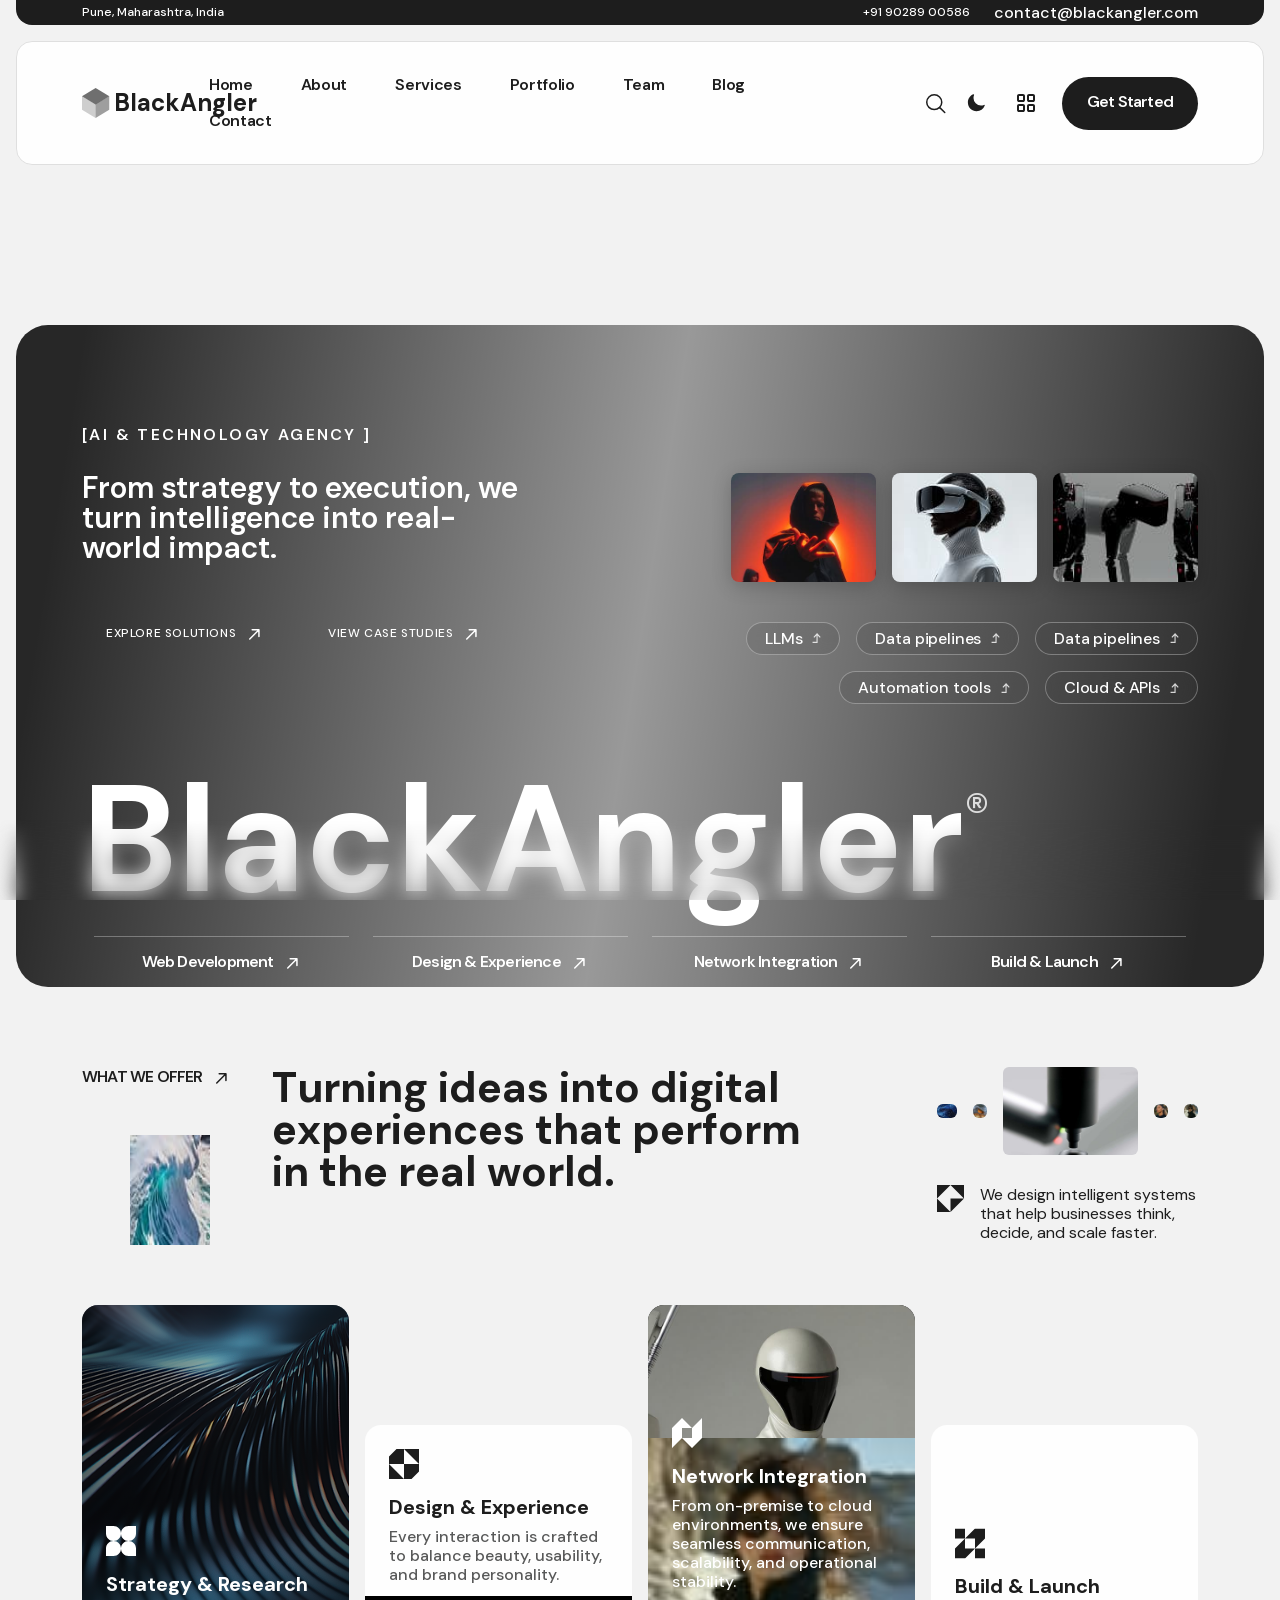
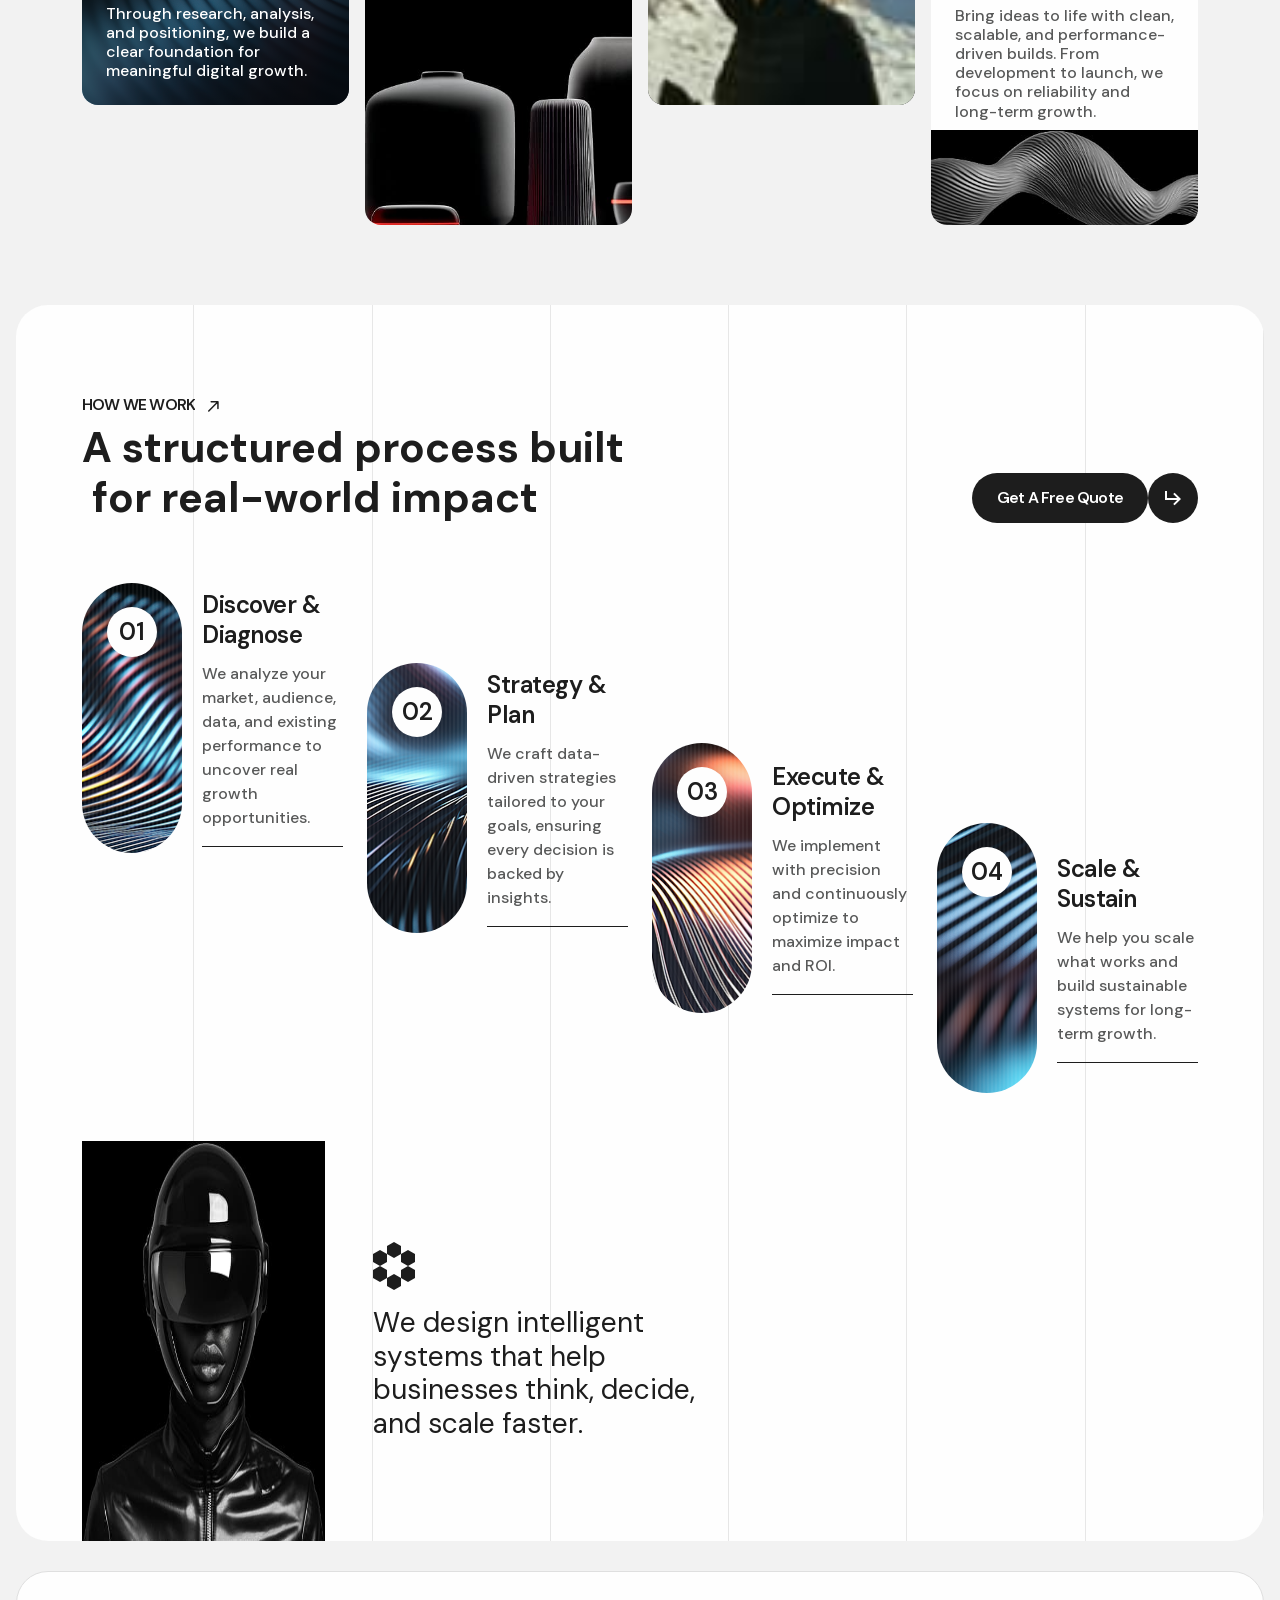
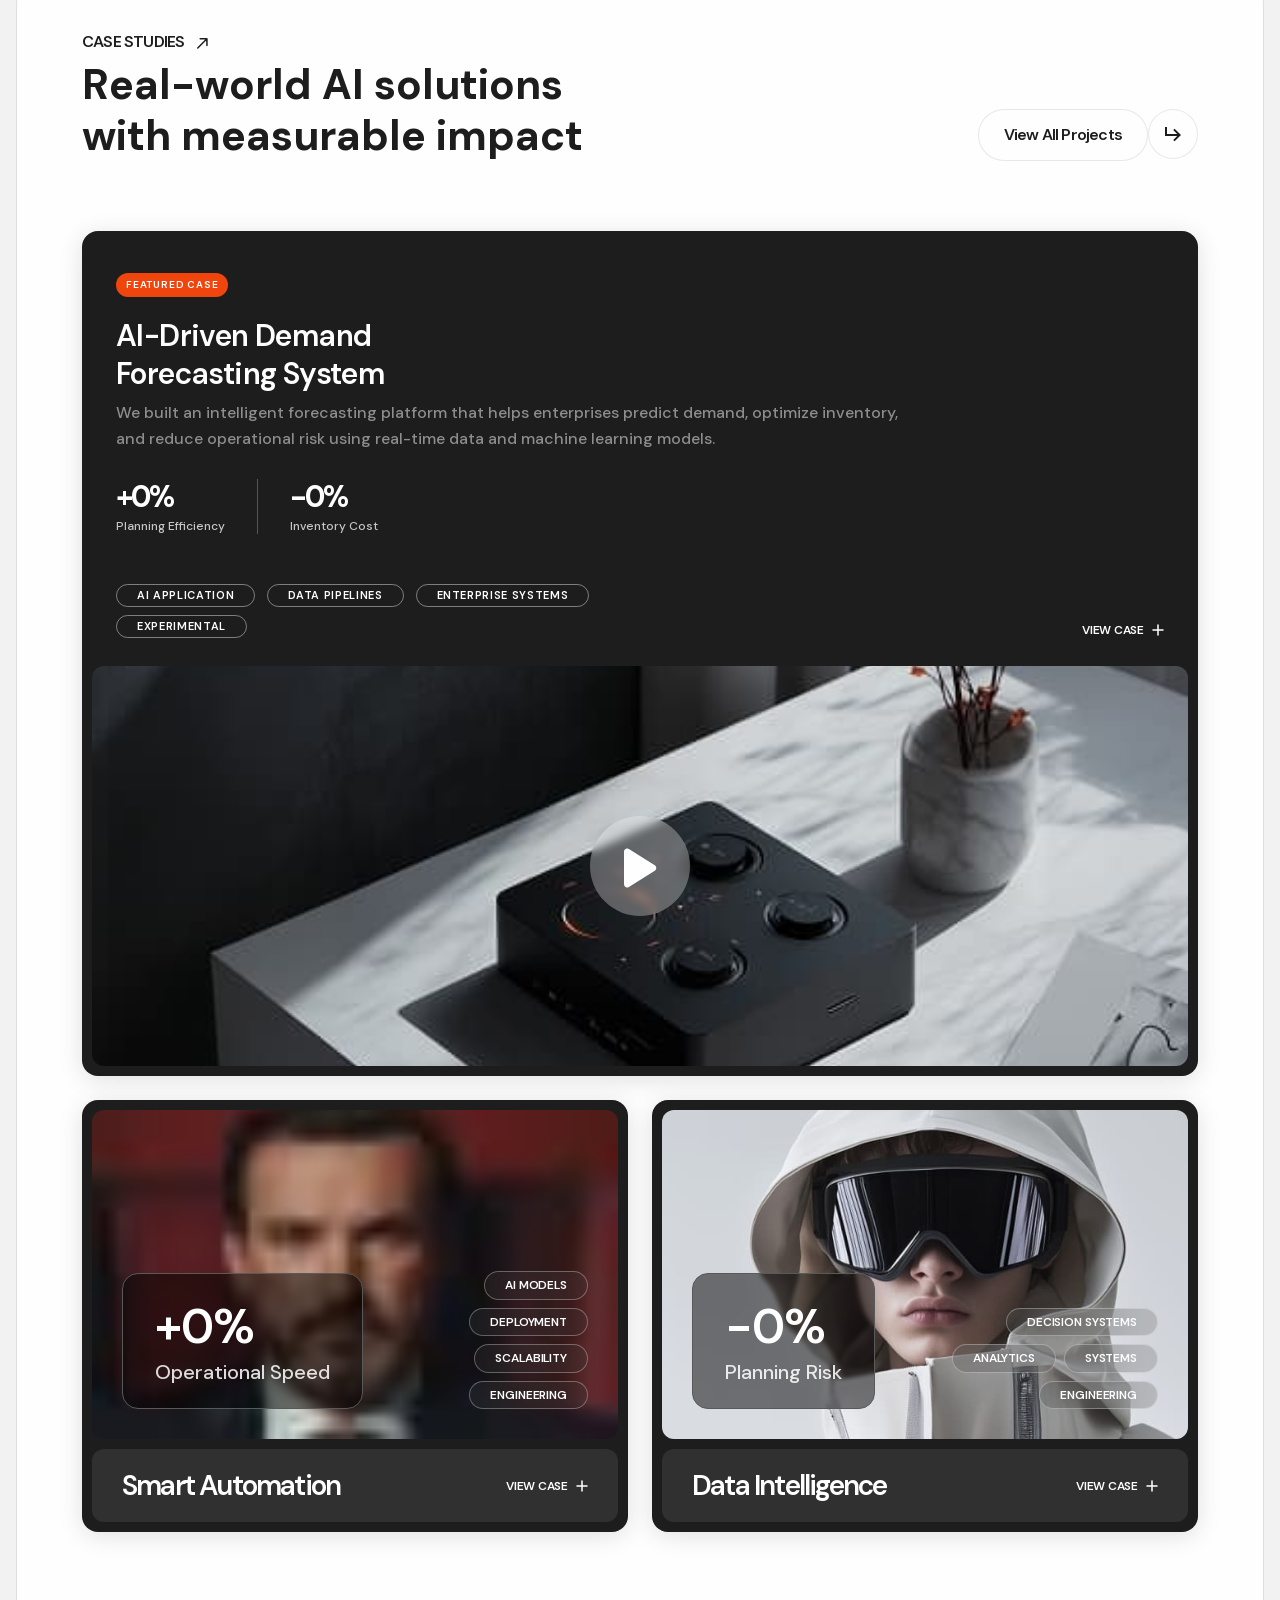
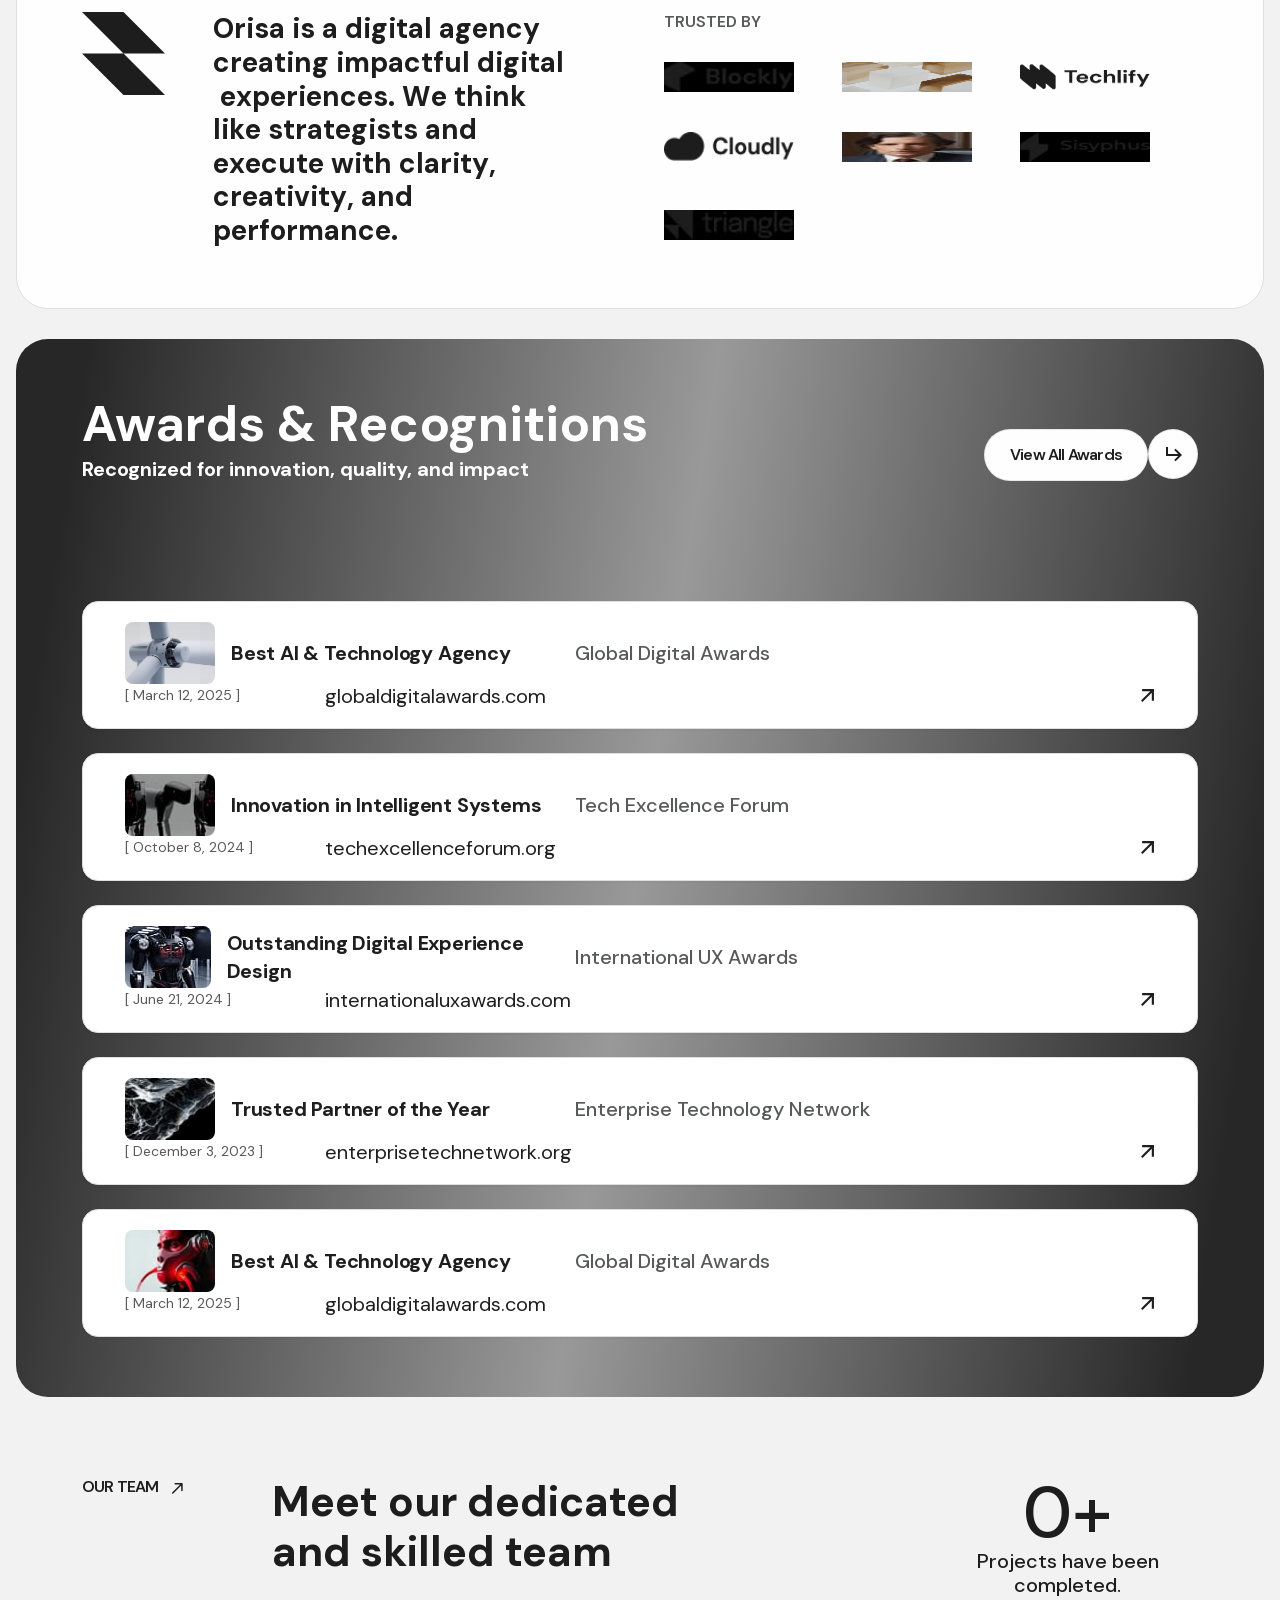
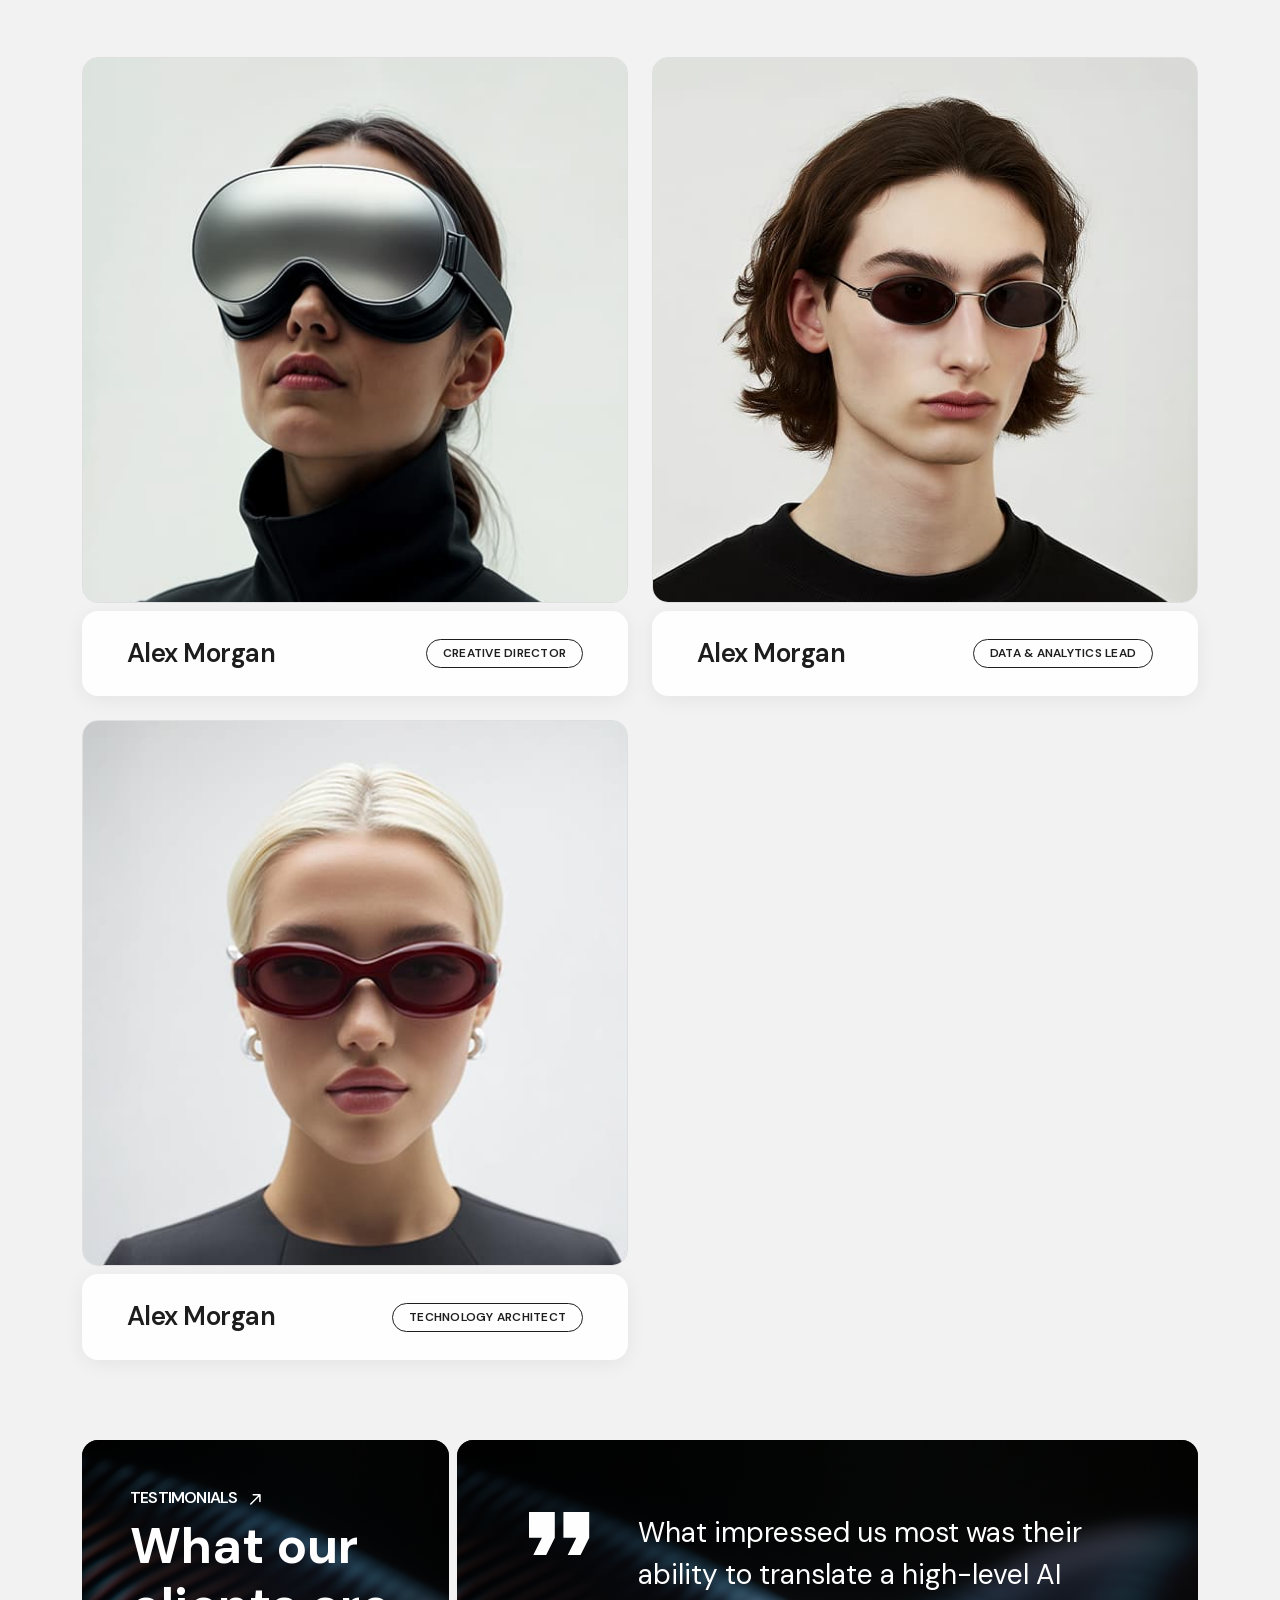
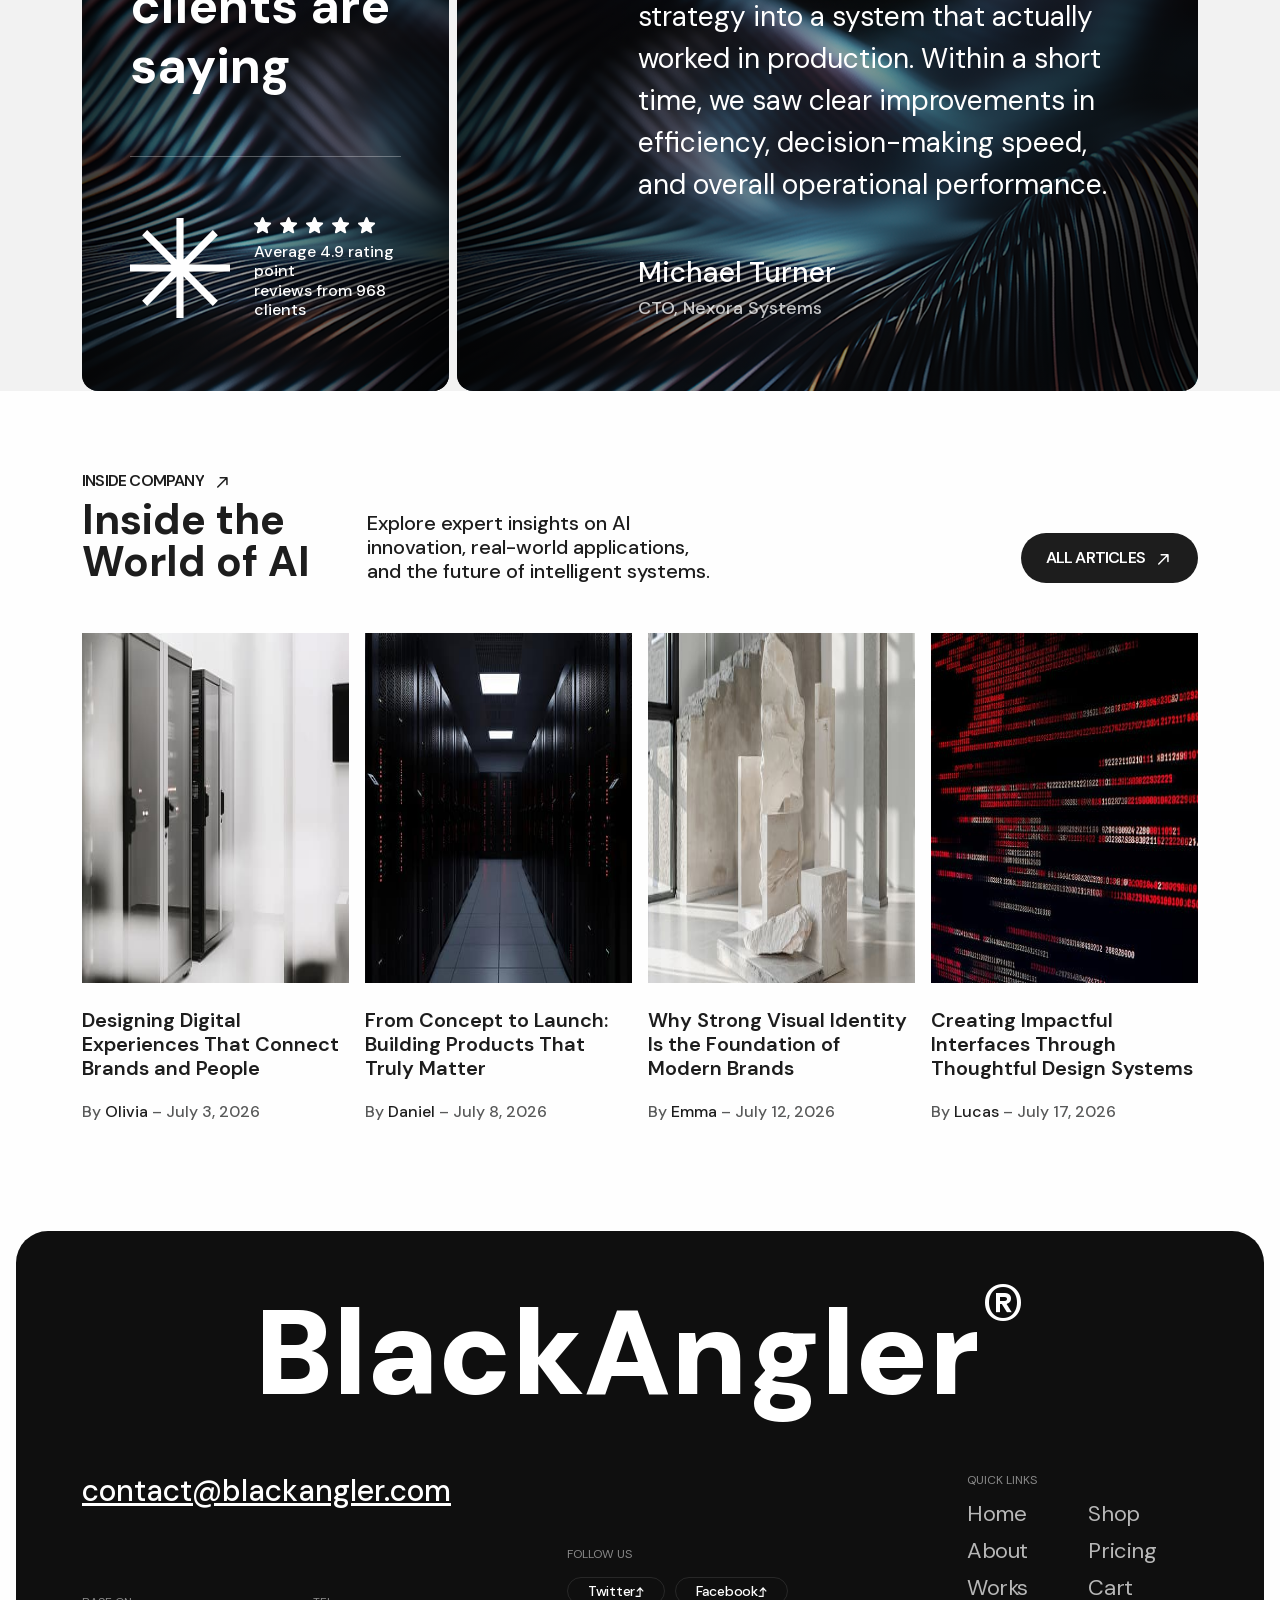
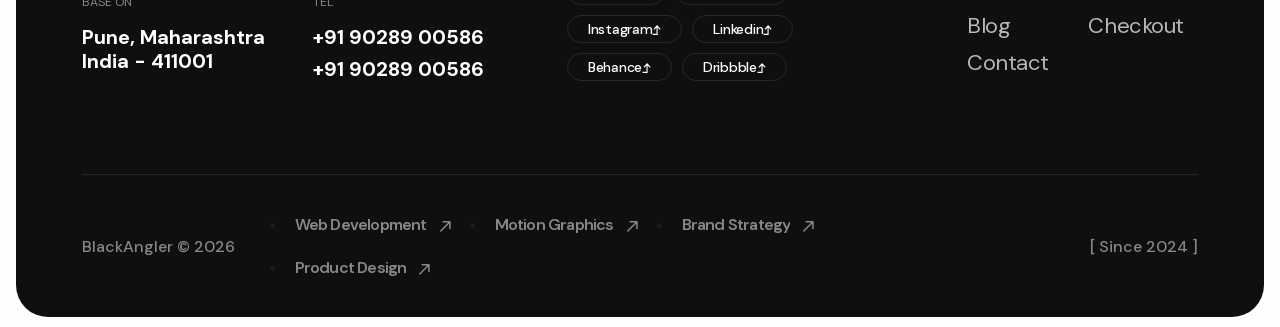
<file: BlackAngler_Web/index.html>
<!DOCTYPE html><!--4ZiZ5V66l8yAzSgPtjZtd--><html lang="en"><head><meta charset="utf-8"><meta name="viewport" content="width=device-width, initial-scale=1"><link rel="preload" as="image" href="images/favicon.svg"><link rel="stylesheet" href="css/d43ab978ac5b76ce.css" data-precedence="next"><link rel="stylesheet" href="css/fb56b359238d907b.css" data-precedence="next"><link rel="stylesheet" href="css/bc8425a85ffcacc8.css" data-precedence="next"><link rel="stylesheet" href="css/9af952aefcd0f111.css" data-precedence="next"><link rel="preload" as="script" fetchpriority="low" href="js/a051d459769d563e.js"><script src="js/fb1b0b9da3f03023.js" async=""></script><script src="js/d76614cc900597f0.js" async=""></script><script src="js/aee6c7720838f8a2.js" async=""></script><script src="js/turbopack-2c243b32e7f1eb95.js" async=""></script><script src="js/ff1a16fafef87110.js" async=""></script><script src="js/d2be314c3ece3fbe.js" async=""></script><script src="js/deb7765ec2150b8d.js" async=""></script><script src="js/cc994c5e95bcce3c.js" async=""></script><script src="js/36732c9f1d593a0d.js" async=""></script><script src="js/93e58aa9aea442e6.js" async=""></script><link rel="preload" href="css/font-awesome-pro.css" as="style"><meta name="next-size-adjust" content=""><title>BlackAngler - Software Development & Business Automation</title><meta name="description" content="BlackAngler - Software Development, AI & Business Automation"><link rel="icon" href="images/favicon.ico" sizes="88x94" type="image/x-icon"><link href="css/font-awesome-pro.css" rel="stylesheet"><script src="js/theme-init.js"></script><script src="js/a6dad97d9634a72d.js" nomodule=""></script></head><body class="dm_sans_aee3dfd5-module__RsCM9q__variable"><div hidden=""><!--$--><!--/$--></div><div class="px-blur-bottom"></div><!--$--><!--$--><!--/$--><div id="top"></div><header class="z-index-5 bg-neutral-50"><div class="topbar container-2200 d-none d-md-block bg-neutral-900 changeless mx-lg-3 mx-2"><div class="container"><div class="row"><div class="col-12"><div class="d-flex justify-content-between align-items-center"><div class="date"><p class="fz-font-label text-white my-0">Pune, Maharashtra, India</p></div><div class="d-flex align-items-center gap-4"><a class="fz-font-label fw-500 text-white" href="#"><span>+91 90289 00586</span></a><a class="fz-font-body text-white fw-500" href="#"><span>contact@blackangler.com</span></a></div></div></div></div></div></div><div class="container-2200"><div class="at-header-area at-header-spacing bg-neutral-0 rounded-4 mx-lg-3 mx-2 mt-3 border-100"><div class="container"><div class="row align-items-center"><div class="col-xxl-3 col-lg-1 col-6"><div class="at-header-logo"><a href="index.html"><img alt="BlackAngler" loading="lazy" width="30" height="30" decoding="async" data-nimg="1" style="color:transparent" src="images/favicon.svg"><h6 class="fw-700 fz-24 mb-0">BlackAngler</h6></a></div></div><div class="col-xxl-6 col-lg-7 mx-auto d-none d-xl-flex justify-content-center"><div class="at-main-menu d-inline-flex justify-content-center"><nav class="at-mobile-menu-active"><ul><li><a href="index.html">Home</a></li><li><a href="about.html">About</a></li><li><a href="services.html">Services</a></li><li><a href="portfolio.html">Portfolio</a></li><li><a href="team.html">Team</a></li><li><a href="blog.html">Blog</a></li><li><a href="contact.html">Contact</a></li></ul></nav></div></div><div class="col-xxl-3 col-lg-4 col-6"><div class="at-header-right gap-3 d-flex justify-content-end align-items-center"><button type="button" class="at-header-search-btn at-search-click" aria-label="Search"><svg width="20" height="20" viewBox="0 0 20 20" fill="none" xmlns="http://www.w3.org/2000/svg"><path d="M18.7508 18.5233L13.5538 13.392M13.5538 13.392C14.9604 12.0032 15.7506 10.1196 15.7506 8.15551C15.7506 6.19144 14.9604 4.30782 13.5538 2.91902C12.1472 1.53022 10.2395 0.75 8.25028 0.75C6.26108 0.75 4.35336 1.53022 2.94678 2.91902C1.54021 4.30782 0.75 6.19144 0.75 8.15551C0.75 10.1196 1.54021 12.0032 2.94678 13.392C4.35336 14.7808 6.26108 15.561 8.25028 15.561C10.2395 15.561 12.1472 14.7808 13.5538 13.392Z" stroke="currentColor" stroke-width="1.5" stroke-linecap="round" stroke-linejoin="round"></path></svg></button><div class="dark-light-mode"><!--$--><label for="switch" class="toggle dark-light-switcher"><input type="checkbox" class="input" id="switch"><div class="icon icon--moon"><svg xmlns="http://www.w3.org/2000/svg" viewBox="0 0 24 24" fill="currentColor" width="20" height="20"><path fill-rule="evenodd" d="M9.528 1.718a.75.75 0 01.162.819A8.97 8.97 0 009 6a9 9 0 009 9 8.97 8.97 0 003.463-.69.75.75 0 01.981.98 10.503 10.503 0 01-9.694 6.46c-5.799 0-10.5-4.701-10.5-10.5 0-4.368 2.667-8.112 6.46-9.694a.75.75 0 01.818.162z" clip-rule="evenodd"></path></svg></div><div class="icon icon--sun"><svg xmlns="http://www.w3.org/2000/svg" viewBox="0 0 24 24" fill="currentColor" width="28" height="28"><path d="M12 2.25a.75.75 0 01.75.75v2.25a.75.75 0 01-1.5 0V3a.75.75 0 01.75-.75zM7.5 12a4.5 4.5 0 119 0 4.5 4.5 0 01-9 0zM18.894 6.166a.75.75 0 00-1.06-1.06l-1.591 1.59a.75.75 0 101.06 1.061l1.591-1.59zM21.75 12a.75.75 0 01-.75.75h-2.25a.75.75 0 010-1.5H21a.75.75 0 01.75.75zM17.834 18.894a.75.75 0 001.06-1.06l-1.59-1.591a.75.75 0 10-1.061 1.06l1.59 1.591zM12 18a.75.75 0 01.75.75V21a.75.75 0 01-1.5 0v-2.25A.75.75 0 0112 18zM7.758 17.303a.75.75 0 00-1.061-1.06l-1.591 1.59a.75.75 0 001.06 1.061l1.591-1.59zM6 12a.75.75 0 01-.75.75H3a.75.75 0 010-1.5h2.25A.75.75 0 016 12zM6.697 7.757a.75.75 0 001.06-1.06l-1.59-1.591a.75.75 0 00-1.061 1.06l1.59 1.591z"></path></svg></div></label><!--/$--></div><button type="button" class="at-menu-bar at-header-sidebar-btn" aria-label="Open menu"><svg xmlns="http://www.w3.org/2000/svg" width="18" height="18" viewBox="0 0 18 18" fill="none"><path d="M1 2C1 1.73478 1.10536 1.48043 1.29289 1.29289C1.48043 1.10536 1.73478 1 2 1H6C6.26522 1 6.51957 1.10536 6.70711 1.29289C6.89464 1.48043 7 1.73478 7 2V6C7 6.26522 6.89464 6.51957 6.70711 6.70711C6.51957 6.89464 6.26522 7 6 7H2C1.73478 7 1.48043 6.89464 1.29289 6.70711C1.10536 6.51957 1 6.26522 1 6V2ZM11 2C11 1.73478 11.1054 1.48043 11.2929 1.29289C11.4804 1.10536 11.7348 1 12 1H16C16.2652 1 16.5196 1.10536 16.7071 1.29289C16.8946 1.48043 17 1.73478 17 2V6C17 6.26522 16.8946 6.51957 16.7071 6.70711C16.5196 6.89464 16.2652 7 16 7H12C11.7348 7 11.4804 6.89464 11.2929 6.70711C11.1054 6.51957 11 6.26522 11 6V2ZM1 12C1 11.7348 1.10536 11.4804 1.29289 11.2929C1.48043 11.1054 1.73478 11 2 11H6C6.26522 11 6.51957 11.1054 6.70711 11.2929C6.89464 11.4804 7 11.7348 7 12V16C7 16.2652 6.89464 16.5196 6.70711 16.7071C6.51957 16.8946 6.26522 17 6 17H2C1.73478 17 1.48043 16.8946 1.29289 16.7071C1.10536 16.5196 1 16.2652 1 16V12ZM11 12C11 11.7348 11.1054 11.4804 11.2929 11.2929C11.4804 11.1054 11.7348 11 12 11H16C16.2652 11 16.5196 11.1054 16.7071 11.2929C16.8946 11.4804 17 11.7348 17 12V16C17 16.2652 16.8946 16.5196 16.7071 16.7071C16.5196 16.8946 16.2652 17 16 17H12C11.7348 17 11.4804 16.8946 11.2929 16.7071C11.1054 16.5196 11 16.2652 11 16V12Z" stroke="currentColor" stroke-width="2" stroke-linecap="round" stroke-linejoin="round"></path></svg></button><a class="at-btn d-none d-md-block" href="pricing.html"><span><span class="text-1 text-capitalize">Get started</span><span class="text-2 text-capitalize">Get started</span></span></a></div></div></div></div></div><button id="header-sticky" type="button" class="hamburger-open-btn hamburger-sticky-menu" aria-label="Menu"><span>MENU</span><span class="icon"><svg xmlns="http://www.w3.org/2000/svg" width="24" height="24" viewBox="0 0 24 24" fill="none"><path d="M4 5C4 4.73478 4.10536 4.48043 4.29289 4.29289C4.48043 4.10536 4.73478 4 5 4H9C9.26522 4 9.51957 4.10536 9.70711 4.29289C9.89464 4.48043 10 4.73478 10 5V9C10 9.26522 9.89464 9.51957 9.70711 9.70711C9.51957 9.89464 9.26522 10 9 10H5C4.73478 10 4.48043 9.89464 4.29289 9.70711C4.10536 9.51957 4 9.26522 4 9V5ZM14 5C14 4.73478 14.1054 4.48043 14.2929 4.29289C14.4804 4.10536 14.7348 4 15 4H19C19.2652 4 19.5196 4.10536 19.7071 4.29289C19.8946 4.48043 20 4.73478 20 5V9C20 9.26522 19.8946 9.51957 19.7071 9.70711C19.5196 9.89464 19.2652 10 19 10H15C14.7348 10 14.4804 9.89464 14.2929 9.70711C14.1054 9.51957 14 9.26522 14 9V5ZM4 15C4 14.7348 4.10536 14.4804 4.29289 14.2929C4.48043 14.1054 4.73478 14 5 14H9C9.26522 14 9.51957 14.1054 9.70711 14.2929C9.89464 14.4804 10 14.7348 10 15V19C10 19.2652 9.89464 19.5196 9.70711 19.7071C9.51957 19.8946 9.26522 20 9 20H5C4.73478 20 4.48043 19.8946 4.29289 19.7071C4.10536 19.5196 4 19.2652 4 19V15ZM14 15C14 14.7348 14.1054 14.4804 14.2929 14.2929C14.4804 14.1054 14.7348 14 15 14H19C19.2652 14 19.5196 14.1054 19.7071 14.2929C19.8946 14.4804 20 14.7348 20 15V19C20 19.2652 19.8946 19.5196 19.7071 19.7071C19.5196 19.8946 19.2652 20 19 20H15C14.7348 20 14.4804 19.8946 14.2929 19.7071C14.1054 19.5196 14 19.2652 14 19V15Z" stroke="currentColor" stroke-width="2" stroke-linecap="round" stroke-linejoin="round"></path></svg></span></button></div></header><div style="display:contents"><div class="at-offcanvas-area"><div class="at-offcanvas"><div class="at-offcanvas-top d-flex align-items-center justify-content-between"><div class="at-offcanvas-logo"><a href="index.html"><img data-width="30" alt="BlackAngler" loading="lazy" width="30" height="30" decoding="async" data-nimg="1" style="color:transparent" src="images/favicon.svg"><h6 class="fw-700 fz-24 mb-0">BlackAngler</h6></a></div><div class="at-offcanvas-close-btn"><button type="button" class="close-btn close-sidebar" aria-label="Close"><svg width="37" height="38" viewBox="0 0 37 38" fill="none" xmlns="http://www.w3.org/2000/svg"><path d="M9.19141 9.80762L27.5762 28.1924" stroke="currentColor" stroke-width="1.5" stroke-linecap="round" stroke-linejoin="round"></path><path d="M9.19141 28.1924L27.5762 9.80761" stroke="currentColor" stroke-width="1.5" stroke-linecap="round" stroke-linejoin="round"></path></svg></button></div></div><div class="at-offcanvas-content d-none d-xl-block"><h3 class="at-offcanvas-title">Howdy!</h3><p class="fz-font-lg">We blend strategy, creativity, and technology to help brands grow, connect, and stand out in an ever-evolving digital world.</p></div><div class="at-offcanvas-menu d-xl-none pb-50"><nav></nav></div><div class="at-offcanvas-gallery d-none d-xl-block"><div class="sec-2-home-5__avatars-row d-flex gap-2"><div class="sec-2-home-5__avatar-sm at-offcanvas-gallery-img"><img alt="" loading="lazy" width="80" height="80" decoding="async" data-nimg="1" class="img-cover" style="color:transparent" srcset="images/image_42.jpg 1x, images/image_2.jpg 2x" src="images/image_2.jpg"></div><div class="sec-2-home-5__avatar-sm at-offcanvas-gallery-img"><img alt="" loading="lazy" width="80" height="80" decoding="async" data-nimg="1" class="img-cover" style="color:transparent" srcset="images/image_43.jpg 1x, images/image.jpg 2x" src="images/image.jpg"></div><div class="sec-2-home-5__avatar-sm at-offcanvas-gallery-img"><img alt="" loading="lazy" width="80" height="80" decoding="async" data-nimg="1" class="img-cover" style="color:transparent" srcset="images/image_41.jpg 1x, images/image_1.jpg 2x" src="images/image_1.jpg"></div><div class="sec-2-home-5__avatar-sm at-offcanvas-gallery-img"><img alt="" loading="lazy" width="80" height="80" decoding="async" data-nimg="1" class="img-cover" style="color:transparent" srcset="images/image_39.jpg 1x, images/image_4.jpg 2x" src="images/image_4.jpg"></div><div class="sec-2-home-5__avatar-sm at-offcanvas-gallery-img"><img alt="" loading="lazy" width="80" height="80" decoding="async" data-nimg="1" class="img-cover" style="color:transparent" srcset="images/image_40.jpg 1x, images/image_3.jpg 2x" src="images/image_3.jpg"></div></div></div><div class="at-offcanvas-contact"><h5 class="at-offcanvas-title sm">Get in touch</h5><ul><li><a class="fz-font-lg" href="tel:+91 90289 00586">+91 90289 00586</a></li><li><a class="fz-font-lg" href="mailto:contact@blackangler.com">contact@blackangler.com</a></li><li><a class="fz-font-lg" href="#">Pune, Maharashtra <br>India - 411001</a></li></ul></div><div class="at-offcanvas-social"><h3 class="at-offcanvas-title sm">Follow Us</h3><ul class="at-offcanvas-social__grid"><li><a href="#" class="at-offcanvas-social__link" aria-label="Twitter"><svg xmlns="http://www.w3.org/2000/svg" width="18" height="18" viewBox="0 0 18 18" fill="none" aria-hidden="true"><path fill-rule="evenodd" clip-rule="evenodd" d="M0 0H5.25L8.98421 5.21053L13.5 0H15.5L9.8895 6.47368L16 15H10.75L7.01579 9.7895L2.5 15H0.5L6.11053 8.52632L0 0ZM11.5204 13.5L2.92043 1.5H4.47957L13.0796 13.5H11.5204Z" fill="currentColor"></path></svg><span>Twitter</span></a></li><li><a href="#" class="at-offcanvas-social__link" aria-label="Facebook"><svg xmlns="http://www.w3.org/2000/svg" width="18" height="18" viewBox="0 0 18 18" fill="none" aria-hidden="true"><path fill-rule="evenodd" clip-rule="evenodd" d="M12.4024 18V11.0344H14.7347L15.0838 8.3265H12.4024V6.59765C12.4024 5.81364 12.62 5.27934 13.7443 5.27934L15.1783 5.27867V2.85676C14.9302 2.82382 14.0791 2.75006 13.0888 2.75006C11.0213 2.75006 9.606 4.01198 9.606 6.32952V8.3265H7.2677V11.0344H9.606V18H1C0.44772 18 0 17.5523 0 17V1C0 0.44772 0.44772 0 1 0H17C17.5523 0 18 0.44772 18 1V17C18 17.5523 17.5523 18 17 18H12.4024Z" fill="currentColor"></path></svg><span>Facebook</span></a></li><li><a href="#" class="at-offcanvas-social__link" aria-label="LinkedIn"><svg xmlns="http://www.w3.org/2000/svg" width="18" height="18" viewBox="0 0 18 18" fill="none" aria-hidden="true"><path fill-rule="evenodd" clip-rule="evenodd" d="M15.3352 15.339H12.6697V11.1622C12.6697 10.1662 12.6495 8.8845 11.2807 8.8845C9.89102 8.8845 9.67872 9.9683 9.67872 11.0887V15.339H7.01322V6.75H9.57372V7.9207H9.60822C9.96602 7.2457 10.836 6.53325 12.1357 6.53325C14.8365 6.53325 15.336 8.3108 15.336 10.6245L15.3352 15.339ZM4.00275 5.57475C3.14475 5.57475 2.4555 4.88025 2.4555 4.026C2.4555 3.1725 3.1455 2.47875 4.00275 2.47875C4.85775 2.47875 5.55075 3.1725 5.55075 4.026C5.55075 4.88025 4.857 5.57475 4.00275 5.57475ZM5.33925 15.339H2.66625V6.75H5.33925V15.339ZM16.6687 0H1.32825C0.594 0 0 0.5805 0 1.29675V16.7033C0 17.4202 0.594 18 1.32825 18H16.6665C17.4 18 18 17.4202 18 16.7033V1.29675C18 0.5805 17.4 0 16.6665 0H16.6687Z" fill="currentColor"></path></svg><span>Linkedin</span></a></li><li><a href="#" class="at-offcanvas-social__link" aria-label="Instagram"><svg xmlns="http://www.w3.org/2000/svg" width="18" height="18" viewBox="0 0 18 18" fill="none" aria-hidden="true"><path fill-rule="evenodd" clip-rule="evenodd" d="M9.92475 0C10.9376 0.00167406 11.4509 0.00703828 11.8945 0.0202418L12.0692 0.025948C12.2709 0.0331213 12.47 0.0421215 12.7101 0.0533719C13.6678 0.0976265 14.3211 0.249129 14.8949 0.471887C15.4881 0.700648 15.9892 1.00966 16.4894 1.50993C16.9889 2.0102 17.298 2.51271 17.5275 3.10448C17.7494 3.67751 17.901 4.33153 17.946 5.28931C17.9567 5.52933 17.9653 5.72841 17.9725 5.93024L17.9781 6.10492C17.9913 6.5484 17.9973 7.06177 17.9992 8.07471L17.9999 8.74577C18 8.82777 18 8.91237 18 8.99967L17.9999 9.25357L17.9994 9.92472C17.9977 10.9376 17.9923 11.451 17.9791 11.8944L17.9734 12.0691C17.9662 12.271 17.9572 12.4701 17.946 12.7101C17.9017 13.6679 17.7494 14.3211 17.5275 14.8949C17.2987 15.4882 16.9889 15.9892 16.4894 16.4895C15.9892 16.989 15.4859 17.298 14.8949 17.5275C14.3211 17.7495 13.6678 17.901 12.7101 17.946C12.47 17.9567 12.2709 17.9654 12.0692 17.9725L11.8945 17.9781C11.4509 17.9914 10.9376 17.9973 9.92475 17.9993L9.25359 18C9.1716 18 9.087 18 8.99969 18H8.7458L8.07464 17.9994C7.06175 17.9977 6.54839 17.9924 6.1049 17.9791L5.93022 17.9734C5.72839 17.9662 5.5293 17.9572 5.2893 17.946C4.33151 17.9018 3.67899 17.7495 3.10448 17.5275C2.51195 17.2988 2.01018 16.989 1.50992 16.4895C1.00965 15.9892 0.701394 15.4859 0.471886 14.8949C0.249129 14.3211 0.0983735 13.6679 0.053372 12.7101C0.0426796 12.4701 0.0339582 12.271 0.026893 12.0691L0.0212318 11.8944C0.00806435 11.451 0.00206123 10.9376 0.000117163 9.92472L0 8.07471C0.00167406 7.06177 0.00702925 6.5484 0.0202327 6.10492L0.0259479 5.93024C0.0331212 5.72841 0.0421216 5.52933 0.053372 5.28931C0.0976175 4.33078 0.249129 3.67825 0.471886 3.10448C0.700638 2.51196 1.00965 2.0102 1.50992 1.50993C2.01018 1.00966 2.51271 0.701396 3.10448 0.471887C3.67825 0.249129 4.33077 0.0983735 5.2893 0.0533719C5.5293 0.0426885 5.72839 0.0339673 5.93022 0.026902L6.1049 0.0212407C6.54839 0.00806417 7.06175 0.00206102 8.07464 0.000116949L9.92475 0ZM8.99969 4.49953C6.51298 4.49953 4.49952 6.51518 4.49952 8.99967C4.49952 11.4864 6.51517 13.4998 8.99969 13.4998C11.4864 13.4998 13.4998 11.4842 13.4998 8.99967C13.4998 6.513 11.4841 4.49953 8.99969 4.49953ZM8.99969 6.2996C10.491 6.2996 11.6998 7.50805 11.6998 8.99967C11.6998 10.4909 10.4913 11.6998 8.99969 11.6998C7.50843 11.6998 6.29958 10.4914 6.29958 8.99967C6.29958 7.50841 7.50798 6.2996 8.99969 6.2996ZM13.7249 3.14949C13.1045 3.14949 12.5998 3.65342 12.5998 4.27376C12.5998 4.89411 13.1037 5.39882 13.7249 5.39882C14.3452 5.39882 14.8499 4.89489 14.8499 4.27376C14.8499 3.65342 14.3443 3.14871 13.7249 3.14949Z" fill="currentColor"></path></svg><span>Instagram</span></a></li><li><a href="#" class="at-offcanvas-social__link" aria-label="Youtube"><svg xmlns="http://www.w3.org/2000/svg" width="18" height="13" viewBox="0 0 18 13" fill="none" aria-hidden="true"><path fill-rule="evenodd" clip-rule="evenodd" d="M16.0322 0.388283C16.8071 0.602295 17.4162 1.23059 17.6237 2.03009C17.9985 3.47775 18 6.49997 18 6.49997C18 6.49997 18 9.52214 17.6237 10.9698C17.4162 11.7694 16.8071 12.3977 16.0322 12.6116C14.6291 13 8.99997 13 8.99997 13C8.99997 13 3.37092 13 1.96772 12.6116C1.1928 12.3977 0.583804 11.7694 0.376354 10.9698C-3.83173e-08 9.52214 0 6.49997 0 6.49997C0 6.49997 -3.83173e-08 3.47775 0.376354 2.03009C0.583804 1.23059 1.1928 0.602295 1.96772 0.388283C3.37092 1.18595e-07 8.99997 0 8.99997 0C8.99997 0 14.6291 1.18595e-07 16.0322 0.388283ZM11.8751 6.50027L7.19879 9.2855V3.71499L11.8751 6.50027Z" fill="currentColor"></path></svg><span>Youtube</span></a></li></ul></div></div></div><div class="body-overlay sidebar-overlay" aria-hidden="true"></div><div class="at-offcanvas-2-area"><div class="offcanvas-bg"></div><div class="at-offcanvas-2-wrapper offcanvas-menu sidebar-left"><div class="at-offcanvas-2-left"><div class="at-header-logo d-flex justify-content-between align-items-center mb-50"><a href="index.html"><img data-width="30" alt="BlackAngler" loading="lazy" width="30" height="30" decoding="async" data-nimg="1" class="dark-mode-invert" style="color:transparent" src="images/favicon.svg"><h6 class="fw-700 fz-24 mb-0">BlackAngler</h6></a><span class="hamburger-close-btn close-sidebar" role="button" tabindex="0" aria-label="Close"><svg width="37" height="38" viewBox="0 0 37 38" fill="none" xmlns="http://www.w3.org/2000/svg"><path d="M9.19141 9.80762L27.5762 28.1924" stroke="currentColor" stroke-width="1.5" stroke-linecap="round" stroke-linejoin="round"></path><path d="M9.19141 28.1924L27.5762 9.80761" stroke="currentColor" stroke-width="1.5" stroke-linecap="round" stroke-linejoin="round"></path></svg></span></div><div class="at-offcanvas-menu counter-row"><nav></nav></div><div class="at-offcanvas-social"><ul class="at-offcanvas-social__grid"><li><a href="#" class="at-offcanvas-social__link" aria-label="Twitter"><svg xmlns="http://www.w3.org/2000/svg" width="18" height="18" viewBox="0 0 18 18" fill="none" aria-hidden="true"><path fill-rule="evenodd" clip-rule="evenodd" d="M0 0H5.25L8.98421 5.21053L13.5 0H15.5L9.8895 6.47368L16 15H10.75L7.01579 9.7895L2.5 15H0.5L6.11053 8.52632L0 0ZM11.5204 13.5L2.92043 1.5H4.47957L13.0796 13.5H11.5204Z" fill="currentColor"></path></svg><span>Twitter</span></a></li><li><a href="#" class="at-offcanvas-social__link" aria-label="Facebook"><svg xmlns="http://www.w3.org/2000/svg" width="18" height="18" viewBox="0 0 18 18" fill="none" aria-hidden="true"><path fill-rule="evenodd" clip-rule="evenodd" d="M12.4024 18V11.0344H14.7347L15.0838 8.3265H12.4024V6.59765C12.4024 5.81364 12.62 5.27934 13.7443 5.27934L15.1783 5.27867V2.85676C14.9302 2.82382 14.0791 2.75006 13.0888 2.75006C11.0213 2.75006 9.606 4.01198 9.606 6.32952V8.3265H7.2677V11.0344H9.606V18H1C0.44772 18 0 17.5523 0 17V1C0 0.44772 0.44772 0 1 0H17C17.5523 0 18 0.44772 18 1V17C18 17.5523 17.5523 18 17 18H12.4024Z" fill="currentColor"></path></svg><span>Facebook</span></a></li><li><a href="#" class="at-offcanvas-social__link" aria-label="LinkedIn"><svg xmlns="http://www.w3.org/2000/svg" width="18" height="18" viewBox="0 0 18 18" fill="none" aria-hidden="true"><path fill-rule="evenodd" clip-rule="evenodd" d="M15.3352 15.339H12.6697V11.1622C12.6697 10.1662 12.6495 8.8845 11.2807 8.8845C9.89102 8.8845 9.67872 9.9683 9.67872 11.0887V15.339H7.01322V6.75H9.57372V7.9207H9.60822C9.96602 7.2457 10.836 6.53325 12.1357 6.53325C14.8365 6.53325 15.336 8.3108 15.336 10.6245L15.3352 15.339ZM4.00275 5.57475C3.14475 5.57475 2.4555 4.88025 2.4555 4.026C2.4555 3.1725 3.1455 2.47875 4.00275 2.47875C4.85775 2.47875 5.55075 3.1725 5.55075 4.026C5.55075 4.88025 4.857 5.57475 4.00275 5.57475ZM5.33925 15.339H2.66625V6.75H5.33925V15.339ZM16.6687 0H1.32825C0.594 0 0 0.5805 0 1.29675V16.7033C0 17.4202 0.594 18 1.32825 18H16.6665C17.4 18 18 17.4202 18 16.7033V1.29675C18 0.5805 17.4 0 16.6665 0H16.6687Z" fill="currentColor"></path></svg><span>Linkedin</span></a></li><li><a href="#" class="at-offcanvas-social__link" aria-label="Instagram"><svg xmlns="http://www.w3.org/2000/svg" width="18" height="18" viewBox="0 0 18 18" fill="none" aria-hidden="true"><path fill-rule="evenodd" clip-rule="evenodd" d="M9.92475 0C10.9376 0.00167406 11.4509 0.00703828 11.8945 0.0202418L12.0692 0.025948C12.2709 0.0331213 12.47 0.0421215 12.7101 0.0533719C13.6678 0.0976265 14.3211 0.249129 14.8949 0.471887C15.4881 0.700648 15.9892 1.00966 16.4894 1.50993C16.9889 2.0102 17.298 2.51271 17.5275 3.10448C17.7494 3.67751 17.901 4.33153 17.946 5.28931C17.9567 5.52933 17.9653 5.72841 17.9725 5.93024L17.9781 6.10492C17.9913 6.5484 17.9973 7.06177 17.9992 8.07471L17.9999 8.74577C18 8.82777 18 8.91237 18 8.99967L17.9999 9.25357L17.9994 9.92472C17.9977 10.9376 17.9923 11.451 17.9791 11.8944L17.9734 12.0691C17.9662 12.271 17.9572 12.4701 17.946 12.7101C17.9017 13.6679 17.7494 14.3211 17.5275 14.8949C17.2987 15.4882 16.9889 15.9892 16.4894 16.4895C15.9892 16.989 15.4859 17.298 14.8949 17.5275C14.3211 17.7495 13.6678 17.901 12.7101 17.946C12.47 17.9567 12.2709 17.9654 12.0692 17.9725L11.8945 17.9781C11.4509 17.9914 10.9376 17.9973 9.92475 17.9993L9.25359 18C9.1716 18 9.087 18 8.99969 18H8.7458L8.07464 17.9994C7.06175 17.9977 6.54839 17.9924 6.1049 17.9791L5.93022 17.9734C5.72839 17.9662 5.5293 17.9572 5.2893 17.946C4.33151 17.9018 3.67899 17.7495 3.10448 17.5275C2.51195 17.2988 2.01018 16.989 1.50992 16.4895C1.00965 15.9892 0.701394 15.4859 0.471886 14.8949C0.249129 14.3211 0.0983735 13.6679 0.053372 12.7101C0.0426796 12.4701 0.0339582 12.271 0.026893 12.0691L0.0212318 11.8944C0.00806435 11.451 0.00206123 10.9376 0.000117163 9.92472L0 8.07471C0.00167406 7.06177 0.00702925 6.5484 0.0202327 6.10492L0.0259479 5.93024C0.0331212 5.72841 0.0421216 5.52933 0.053372 5.28931C0.0976175 4.33078 0.249129 3.67825 0.471886 3.10448C0.700638 2.51196 1.00965 2.0102 1.50992 1.50993C2.01018 1.00966 2.51271 0.701396 3.10448 0.471887C3.67825 0.249129 4.33077 0.0983735 5.2893 0.0533719C5.5293 0.0426885 5.72839 0.0339673 5.93022 0.026902L6.1049 0.0212407C6.54839 0.00806417 7.06175 0.00206102 8.07464 0.000116949L9.92475 0ZM8.99969 4.49953C6.51298 4.49953 4.49952 6.51518 4.49952 8.99967C4.49952 11.4864 6.51517 13.4998 8.99969 13.4998C11.4864 13.4998 13.4998 11.4842 13.4998 8.99967C13.4998 6.513 11.4841 4.49953 8.99969 4.49953ZM8.99969 6.2996C10.491 6.2996 11.6998 7.50805 11.6998 8.99967C11.6998 10.4909 10.4913 11.6998 8.99969 11.6998C7.50843 11.6998 6.29958 10.4914 6.29958 8.99967C6.29958 7.50841 7.50798 6.2996 8.99969 6.2996ZM13.7249 3.14949C13.1045 3.14949 12.5998 3.65342 12.5998 4.27376C12.5998 4.89411 13.1037 5.39882 13.7249 5.39882C14.3452 5.39882 14.8499 4.89489 14.8499 4.27376C14.8499 3.65342 14.3443 3.14871 13.7249 3.14949Z" fill="currentColor"></path></svg><span>Instagram</span></a></li><li><a href="#" class="at-offcanvas-social__link" aria-label="Youtube"><svg xmlns="http://www.w3.org/2000/svg" width="18" height="13" viewBox="0 0 18 13" fill="none" aria-hidden="true"><path fill-rule="evenodd" clip-rule="evenodd" d="M16.0322 0.388283C16.8071 0.602295 17.4162 1.23059 17.6237 2.03009C17.9985 3.47775 18 6.49997 18 6.49997C18 6.49997 18 9.52214 17.6237 10.9698C17.4162 11.7694 16.8071 12.3977 16.0322 12.6116C14.6291 13 8.99997 13 8.99997 13C8.99997 13 3.37092 13 1.96772 12.6116C1.1928 12.3977 0.583804 11.7694 0.376354 10.9698C-3.83173e-08 9.52214 0 6.49997 0 6.49997C0 6.49997 -3.83173e-08 3.47775 0.376354 2.03009C0.583804 1.23059 1.1928 0.602295 1.96772 0.388283C3.37092 1.18595e-07 8.99997 0 8.99997 0C8.99997 0 14.6291 1.18595e-07 16.0322 0.388283ZM11.8751 6.50027L7.19879 9.2855V3.71499L11.8751 6.50027Z" fill="currentColor"></path></svg><span>Youtube</span></a></li></ul></div><span class="hamburger-close-btn hamburger-mobile-close-btn close-sidebar d-md-none" role="button" tabindex="0" aria-label="Close">CLOSE</span></div></div></div></div><div class="at-search-body-overlay " role="button" tabindex="0" aria-label="Close search"></div><div class="at-search-form-toggle "><div class="container"><div class="row mb-60"><div class="col-lg-12"><div class="at-search-top d-flex justify-content-between align-items-center"><div class="at-header-logo at-search-logo"><a href="index.html"><img data-width="30" src="images/favicon.svg" alt="BlackAngler"><h6 class="fw-700 fz-24 mb-0">BlackAngler</h6></a></div><button type="button" class="at-search-close" aria-label="Close search"><i class="fa-light fa-xmark"></i></button></div></div></div><div class="row justify-content-center"><div class="col-lg-12"><div class="at-search-form"><form action="#"><div class="at-search-form-input"><input type="text" placeholder="Find what you need…" required=""><span class="at-search-focus-border"></span><button class="at-search-form-btn at-btn" type="submit"><span><span class="text-1">Search</span><span class="text-2">Search</span></span><i class="icon-arrow-right"><svg xmlns="http://www.w3.org/2000/svg" width="14" height="12" viewBox="0 0 14 12" fill="none"><path d="M8.33333 1L13 5.66667M13 5.66667L8.33333 10.3333M13 5.66667H1" stroke="currentColor" stroke-width="2" stroke-linecap="round" stroke-linejoin="round"></path></svg><svg xmlns="http://www.w3.org/2000/svg" width="14" height="12" viewBox="0 0 14 12" fill="none"><path d="M8.33333 1L13 5.66667M13 5.66667L8.33333 10.3333M13 5.66667H1" stroke="currentColor" stroke-width="2" stroke-linecap="round" stroke-linejoin="round"></path></svg></i></button></div></form></div></div><div class="col-12"><div class="at-categories"><h3 class="at-categories-title">Popular searches</h3><ul class="at-categories-list"><li><a class="at-categories-item" href="#">UI / UX Design</a></li><li><a class="at-categories-item" href="#">Photography</a></li><li><a class="at-categories-item" href="#">Digital Marketing</a></li><li><a class="at-categories-item" href="#">Creative</a></li><li><a class="at-categories-item" href="#">Innovative</a></li><li><a class="at-categories-item" href="#">Visionary</a></li><li><a class="at-categories-item" href="#">Disruptive</a></li><li><a class="at-categories-item" href="#">Adaptive</a></li><li><a class="at-categories-item" href="#">Reliable</a></li><li><a class="at-categories-item" href="#">Scalable</a></li><li><a class="at-categories-item" href="#">Impactful</a></li><li><a class="at-categories-item" href="#">Dynamic</a></li></ul></div></div></div></div></div><div id="smooth-wrapper"><div id="smooth-content" class="z-index-3"><main class="bg-neutral-0"><div class="bg-neutral-50"><div class="container-2200 sec-1-home-4-wrap p-relative z-0 pt-85"><div class="sec-1-home-4 bg-linear-opacity p-relative bg-cover mt-20 rounded-5 mx-lg-3 mx-2" data-background="images/"><div class="container p-relative z-index-1"><div class="row align-items-start"><div class="col-12"><span class="sec-1-home-4__tagline d-inline-block mb-30">[AI & TECHNOLOGY AGENCY ]</span></div><div class="col-xxl-5 col-lg-5 mb-5 mb-lg-0 pe-xxl-5"><h4 class="sec-1-home-4__headline fw-600 text-white mb-4 mb-md-5 lh-1">From strategy to execution, we turn intelligence into real-world impact.</h4><div class="sec-1-home-4__btns d-flex flex-wrap gap-3"><a class="at-btn text-white rounded-0" href="services.html"><span><span class="text-1">EXPLORE SOLUTIONS</span><span class="text-2">EXPLORE SOLUTIONS</span></span><i><svg width="11" height="11" viewBox="0 0 11 11" fill="none" xmlns="http://www.w3.org/2000/svg"><path d="M0.21967 9.40717C-0.0732232 9.70006 -0.0732232 10.1749 0.21967 10.4678C0.512563 10.7607 0.987437 10.7607 1.28033 10.4678L0.21967 9.40717ZM10.6875 0.75C10.6875 0.335786 10.3517 2.97145e-09 9.9375 1.50485e-07L3.1875 -2.70983e-07C2.77329 -2.70983e-07 2.4375 0.335786 2.4375 0.75C2.4375 1.16421 2.77329 1.5 3.1875 1.5H9.1875V7.5C9.1875 7.91421 9.52329 8.25 9.9375 8.25C10.3517 8.25 10.6875 7.91421 10.6875 7.5L10.6875 0.75ZM0.75 9.9375L1.28033 10.4678L10.4678 1.28033L9.9375 0.75L9.40717 0.21967L0.21967 9.40717L0.75 9.9375Z" fill="currentColor"></path></svg><svg width="11" height="11" viewBox="0 0 11 11" fill="none" xmlns="http://www.w3.org/2000/svg"><path d="M0.21967 9.40717C-0.0732232 9.70006 -0.0732232 10.1749 0.21967 10.4678C0.512563 10.7607 0.987437 10.7607 1.28033 10.4678L0.21967 9.40717ZM10.6875 0.75C10.6875 0.335786 10.3517 2.97145e-09 9.9375 1.50485e-07L3.1875 -2.70983e-07C2.77329 -2.70983e-07 2.4375 0.335786 2.4375 0.75C2.4375 1.16421 2.77329 1.5 3.1875 1.5H9.1875V7.5C9.1875 7.91421 9.52329 8.25 9.9375 8.25C10.3517 8.25 10.6875 7.91421 10.6875 7.5L10.6875 0.75ZM0.75 9.9375L1.28033 10.4678L10.4678 1.28033L9.9375 0.75L9.40717 0.21967L0.21967 9.40717L0.75 9.9375Z" fill="currentColor"></path></svg></i></a><a class="at-btn text-white rounded-0" href="portfolio.html"><span><span class="text-1">VIEW CASE STUDIES</span><span class="text-2">VIEW CASE STUDIES</span></span><i><svg width="11" height="11" viewBox="0 0 11 11" fill="none" xmlns="http://www.w3.org/2000/svg"><path d="M0.21967 9.40717C-0.0732232 9.70006 -0.0732232 10.1749 0.21967 10.4678C0.512563 10.7607 0.987437 10.7607 1.28033 10.4678L0.21967 9.40717ZM10.6875 0.75C10.6875 0.335786 10.3517 2.97145e-09 9.9375 1.50485e-07L3.1875 -2.70983e-07C2.77329 -2.70983e-07 2.4375 0.335786 2.4375 0.75C2.4375 1.16421 2.77329 1.5 3.1875 1.5H9.1875V7.5C9.1875 7.91421 9.52329 8.25 9.9375 8.25C10.3517 8.25 10.6875 7.91421 10.6875 7.5L10.6875 0.75ZM0.75 9.9375L1.28033 10.4678L10.4678 1.28033L9.9375 0.75L9.40717 0.21967L0.21967 9.40717L0.75 9.9375Z" fill="currentColor"></path></svg><svg width="11" height="11" viewBox="0 0 11 11" fill="none" xmlns="http://www.w3.org/2000/svg"><path d="M0.21967 9.40717C-0.0732232 9.70006 -0.0732232 10.1749 0.21967 10.4678C0.512563 10.7607 0.987437 10.7607 1.28033 10.4678L0.21967 9.40717ZM10.6875 0.75C10.6875 0.335786 10.3517 2.97145e-09 9.9375 1.50485e-07L3.1875 -2.70983e-07C2.77329 -2.70983e-07 2.4375 0.335786 2.4375 0.75C2.4375 1.16421 2.77329 1.5 3.1875 1.5H9.1875V7.5C9.1875 7.91421 9.52329 8.25 9.9375 8.25C10.3517 8.25 10.6875 7.91421 10.6875 7.5L10.6875 0.75ZM0.75 9.9375L1.28033 10.4678L10.4678 1.28033L9.9375 0.75L9.40717 0.21967L0.21967 9.40717L0.75 9.9375Z" fill="currentColor"></path></svg></i></a></div></div><div class="col-xxl-4 col-lg-6 col-md-10 ms-lg-auto mt-lg-0 mt-4"><div class="sec-1-home-4__cards d-flex gap-3 mb-4"><div class="sec-1-home-4__card rounded-3 overflow-hidden"><img alt="BlackAngler" loading="lazy" width="280" height="200" decoding="async" data-nimg="1" class="img-cover w-100 h-100" style="color:transparent" srcset="images/image_68.jpg 1x, images/image_7.jpg 2x" src="images/image_7.jpg"></div><div class="sec-1-home-4__card rounded-3 overflow-hidden"><img alt="BlackAngler" loading="lazy" width="280" height="200" decoding="async" data-nimg="1" class="img-cover w-100 h-100" style="color:transparent" srcset="images/image_73.jpg 1x, images/image_31.jpg 2x" src="images/image_31.jpg"></div><div class="sec-1-home-4__card rounded-3 overflow-hidden"><img alt="BlackAngler" loading="lazy" width="280" height="200" decoding="async" data-nimg="1" class="img-cover w-100 h-100" style="color:transparent" srcset="images/image_57.jpg 1x, images/image_9.jpg 2x" src="images/image_9.jpg"></div></div><div class="sec-1-home-4__tags d-flex flex-wrap gap-3 mt-40"><a class="sec-1-home-4__tag" href="#">LLMs<svg xmlns="http://www.w3.org/2000/svg" width="9" height="10" viewBox="0 0 9 10" fill="none"><path d="M5.62494 9.99994L0.562517 10L0.5625 8.75003L4.49994 8.74996L4.5 2.39273L2.27828 4.86124L1.48278 3.97739L5.0625 0L8.64225 3.97739L7.84676 4.86124L5.625 2.3927L5.62494 9.99994Z" fill="currentColor"></path></svg></a><a class="sec-1-home-4__tag" href="#">Data pipelines<svg xmlns="http://www.w3.org/2000/svg" width="9" height="10" viewBox="0 0 9 10" fill="none"><path d="M5.62494 9.99994L0.562517 10L0.5625 8.75003L4.49994 8.74996L4.5 2.39273L2.27828 4.86124L1.48278 3.97739L5.0625 0L8.64225 3.97739L7.84676 4.86124L5.625 2.3927L5.62494 9.99994Z" fill="currentColor"></path></svg></a><a class="sec-1-home-4__tag" href="#">Data pipelines<svg xmlns="http://www.w3.org/2000/svg" width="9" height="10" viewBox="0 0 9 10" fill="none"><path d="M5.62494 9.99994L0.562517 10L0.5625 8.75003L4.49994 8.74996L4.5 2.39273L2.27828 4.86124L1.48278 3.97739L5.0625 0L8.64225 3.97739L7.84676 4.86124L5.625 2.3927L5.62494 9.99994Z" fill="currentColor"></path></svg></a><a class="sec-1-home-4__tag" href="#">Automation tools<svg xmlns="http://www.w3.org/2000/svg" width="9" height="10" viewBox="0 0 9 10" fill="none"><path d="M5.62494 9.99994L0.562517 10L0.5625 8.75003L4.49994 8.74996L4.5 2.39273L2.27828 4.86124L1.48278 3.97739L5.0625 0L8.64225 3.97739L7.84676 4.86124L5.625 2.3927L5.62494 9.99994Z" fill="currentColor"></path></svg></a><a class="sec-1-home-4__tag" href="#">Cloud & APIs<svg xmlns="http://www.w3.org/2000/svg" width="9" height="10" viewBox="0 0 9 10" fill="none"><path d="M5.62494 9.99994L0.562517 10L0.5625 8.75003L4.49994 8.74996L4.5 2.39273L2.27828 4.86124L1.48278 3.97739L5.0625 0L8.64225 3.97739L7.84676 4.86124L5.625 2.3927L5.62494 9.99994Z" fill="currentColor"></path></svg></a></div></div></div><div class="sec-1-home-4__footer pt-60 pt-lg-8 mt-5 mt-lg-8"><h2 class="sec-1-home-4__brand fz-200 text-white mb-4 text-scale-anim">BlackAngler<span class="sec-1-home-4__brand-suffix"><sup>®</sup></span></h2><div class="container p-relative z-index-2"><div class="row"><div class="col-lg-3 col-md-6 col-12 text-center"><a class="at-btn at-btn-border-white ps-2 pt-20 pb-20 pe-2 text-white bg-transparent rounded-0 border-bottom-0 border-start-0 border-end-0 w-100" href="services.html"><span><span class="text-1">Web Development</span><span class="text-2">Web Development</span></span><i><svg width="11" height="11" viewBox="0 0 11 11" fill="none" xmlns="http://www.w3.org/2000/svg"><path d="M0.21967 9.40717C-0.0732232 9.70006 -0.0732232 10.1749 0.21967 10.4678C0.512563 10.7607 0.987437 10.7607 1.28033 10.4678L0.21967 9.40717ZM10.6875 0.75C10.6875 0.335786 10.3517 2.97145e-09 9.9375 1.50485e-07L3.1875 -2.70983e-07C2.77329 -2.70983e-07 2.4375 0.335786 2.4375 0.75C2.4375 1.16421 2.77329 1.5 3.1875 1.5H9.1875V7.5C9.1875 7.91421 9.52329 8.25 9.9375 8.25C10.3517 8.25 10.6875 7.91421 10.6875 7.5L10.6875 0.75ZM0.75 9.9375L1.28033 10.4678L10.4678 1.28033L9.9375 0.75L9.40717 0.21967L0.21967 9.40717L0.75 9.9375Z" fill="currentColor"></path></svg><svg width="11" height="11" viewBox="0 0 11 11" fill="none" xmlns="http://www.w3.org/2000/svg"><path d="M0.21967 9.40717C-0.0732232 9.70006 -0.0732232 10.1749 0.21967 10.4678C0.512563 10.7607 0.987437 10.7607 1.28033 10.4678L0.21967 9.40717ZM10.6875 0.75C10.6875 0.335786 10.3517 2.97145e-09 9.9375 1.50485e-07L3.1875 -2.70983e-07C2.77329 -2.70983e-07 2.4375 0.335786 2.4375 0.75C2.4375 1.16421 2.77329 1.5 3.1875 1.5H9.1875V7.5C9.1875 7.91421 9.52329 8.25 9.9375 8.25C10.3517 8.25 10.6875 7.91421 10.6875 7.5L10.6875 0.75ZM0.75 9.9375L1.28033 10.4678L10.4678 1.28033L9.9375 0.75L9.40717 0.21967L0.21967 9.40717L0.75 9.9375Z" fill="currentColor"></path></svg></i></a></div><div class="col-lg-3 col-md-6 col-12 text-center"><a class="at-btn at-btn-border-white ps-2 pt-20 pb-20 pe-2 text-white bg-transparent rounded-0 border-bottom-0 border-start-0 border-end-0 w-100" href="services.html"><span><span class="text-1">Design & Experience</span><span class="text-2">Design & Experience</span></span><i><svg width="11" height="11" viewBox="0 0 11 11" fill="none" xmlns="http://www.w3.org/2000/svg"><path d="M0.21967 9.40717C-0.0732232 9.70006 -0.0732232 10.1749 0.21967 10.4678C0.512563 10.7607 0.987437 10.7607 1.28033 10.4678L0.21967 9.40717ZM10.6875 0.75C10.6875 0.335786 10.3517 2.97145e-09 9.9375 1.50485e-07L3.1875 -2.70983e-07C2.77329 -2.70983e-07 2.4375 0.335786 2.4375 0.75C2.4375 1.16421 2.77329 1.5 3.1875 1.5H9.1875V7.5C9.1875 7.91421 9.52329 8.25 9.9375 8.25C10.3517 8.25 10.6875 7.91421 10.6875 7.5L10.6875 0.75ZM0.75 9.9375L1.28033 10.4678L10.4678 1.28033L9.9375 0.75L9.40717 0.21967L0.21967 9.40717L0.75 9.9375Z" fill="currentColor"></path></svg><svg width="11" height="11" viewBox="0 0 11 11" fill="none" xmlns="http://www.w3.org/2000/svg"><path d="M0.21967 9.40717C-0.0732232 9.70006 -0.0732232 10.1749 0.21967 10.4678C0.512563 10.7607 0.987437 10.7607 1.28033 10.4678L0.21967 9.40717ZM10.6875 0.75C10.6875 0.335786 10.3517 2.97145e-09 9.9375 1.50485e-07L3.1875 -2.70983e-07C2.77329 -2.70983e-07 2.4375 0.335786 2.4375 0.75C2.4375 1.16421 2.77329 1.5 3.1875 1.5H9.1875V7.5C9.1875 7.91421 9.52329 8.25 9.9375 8.25C10.3517 8.25 10.6875 7.91421 10.6875 7.5L10.6875 0.75ZM0.75 9.9375L1.28033 10.4678L10.4678 1.28033L9.9375 0.75L9.40717 0.21967L0.21967 9.40717L0.75 9.9375Z" fill="currentColor"></path></svg></i></a></div><div class="col-lg-3 col-md-6 col-12 text-center"><a class="at-btn at-btn-border-white ps-2 pt-20 pb-20 pe-2 text-white bg-transparent rounded-0 border-bottom-0 border-start-0 border-end-0 w-100" href="services.html"><span><span class="text-1">Network Integration</span><span class="text-2">Network Integration</span></span><i><svg width="11" height="11" viewBox="0 0 11 11" fill="none" xmlns="http://www.w3.org/2000/svg"><path d="M0.21967 9.40717C-0.0732232 9.70006 -0.0732232 10.1749 0.21967 10.4678C0.512563 10.7607 0.987437 10.7607 1.28033 10.4678L0.21967 9.40717ZM10.6875 0.75C10.6875 0.335786 10.3517 2.97145e-09 9.9375 1.50485e-07L3.1875 -2.70983e-07C2.77329 -2.70983e-07 2.4375 0.335786 2.4375 0.75C2.4375 1.16421 2.77329 1.5 3.1875 1.5H9.1875V7.5C9.1875 7.91421 9.52329 8.25 9.9375 8.25C10.3517 8.25 10.6875 7.91421 10.6875 7.5L10.6875 0.75ZM0.75 9.9375L1.28033 10.4678L10.4678 1.28033L9.9375 0.75L9.40717 0.21967L0.21967 9.40717L0.75 9.9375Z" fill="currentColor"></path></svg><svg width="11" height="11" viewBox="0 0 11 11" fill="none" xmlns="http://www.w3.org/2000/svg"><path d="M0.21967 9.40717C-0.0732232 9.70006 -0.0732232 10.1749 0.21967 10.4678C0.512563 10.7607 0.987437 10.7607 1.28033 10.4678L0.21967 9.40717ZM10.6875 0.75C10.6875 0.335786 10.3517 2.97145e-09 9.9375 1.50485e-07L3.1875 -2.70983e-07C2.77329 -2.70983e-07 2.4375 0.335786 2.4375 0.75C2.4375 1.16421 2.77329 1.5 3.1875 1.5H9.1875V7.5C9.1875 7.91421 9.52329 8.25 9.9375 8.25C10.3517 8.25 10.6875 7.91421 10.6875 7.5L10.6875 0.75ZM0.75 9.9375L1.28033 10.4678L10.4678 1.28033L9.9375 0.75L9.40717 0.21967L0.21967 9.40717L0.75 9.9375Z" fill="currentColor"></path></svg></i></a></div><div class="col-lg-3 col-md-6 col-12 text-center"><a class="at-btn at-btn-border-white ps-2 pt-20 pb-20 pe-2 text-white bg-transparent rounded-0 border-bottom-0 border-start-0 border-end-0 w-100" href="services.html"><span><span class="text-1">Build & Launch</span><span class="text-2">Build & Launch</span></span><i><svg width="11" height="11" viewBox="0 0 11 11" fill="none" xmlns="http://www.w3.org/2000/svg"><path d="M0.21967 9.40717C-0.0732232 9.70006 -0.0732232 10.1749 0.21967 10.4678C0.512563 10.7607 0.987437 10.7607 1.28033 10.4678L0.21967 9.40717ZM10.6875 0.75C10.6875 0.335786 10.3517 2.97145e-09 9.9375 1.50485e-07L3.1875 -2.70983e-07C2.77329 -2.70983e-07 2.4375 0.335786 2.4375 0.75C2.4375 1.16421 2.77329 1.5 3.1875 1.5H9.1875V7.5C9.1875 7.91421 9.52329 8.25 9.9375 8.25C10.3517 8.25 10.6875 7.91421 10.6875 7.5L10.6875 0.75ZM0.75 9.9375L1.28033 10.4678L10.4678 1.28033L9.9375 0.75L9.40717 0.21967L0.21967 9.40717L0.75 9.9375Z" fill="currentColor"></path></svg><svg width="11" height="11" viewBox="0 0 11 11" fill="none" xmlns="http://www.w3.org/2000/svg"><path d="M0.21967 9.40717C-0.0732232 9.70006 -0.0732232 10.1749 0.21967 10.4678C0.512563 10.7607 0.987437 10.7607 1.28033 10.4678L0.21967 9.40717ZM10.6875 0.75C10.6875 0.335786 10.3517 2.97145e-09 9.9375 1.50485e-07L3.1875 -2.70983e-07C2.77329 -2.70983e-07 2.4375 0.335786 2.4375 0.75C2.4375 1.16421 2.77329 1.5 3.1875 1.5H9.1875V7.5C9.1875 7.91421 9.52329 8.25 9.9375 8.25C10.3517 8.25 10.6875 7.91421 10.6875 7.5L10.6875 0.75ZM0.75 9.9375L1.28033 10.4678L10.4678 1.28033L9.9375 0.75L9.40717 0.21967L0.21967 9.40717L0.75 9.9375Z" fill="currentColor"></path></svg></i></a></div></div></div></div></div></div></div></div><div class="bg-neutral-50"><section class="sec-2-home-4 portfolio-area pt-80 pb-80 fix"><div class="container"><div class="row pb-60"><div class="col-lg-2 col-md-3"><span class="at-btn common-black bg-transparent mb-10 rounded-0 p-0"><span class="text-uppercase"><span class="text-1">what we offer</span><span class="text-2">what we offer</span></span><i><svg width="11" height="11" viewBox="0 0 11 11" fill="none" xmlns="http://www.w3.org/2000/svg"><path d="M0.21967 9.40717C-0.0732232 9.70006 -0.0732232 10.1749 0.21967 10.4678C0.512563 10.7607 0.987437 10.7607 1.28033 10.4678L0.21967 9.40717ZM10.6875 0.75C10.6875 0.335786 10.3517 2.97145e-09 9.9375 1.50485e-07L3.1875 -2.70983e-07C2.77329 -2.70983e-07 2.4375 0.335786 2.4375 0.75C2.4375 1.16421 2.77329 1.5 3.1875 1.5H9.1875V7.5C9.1875 7.91421 9.52329 8.25 9.9375 8.25C10.3517 8.25 10.6875 7.91421 10.6875 7.5L10.6875 0.75ZM0.75 9.9375L1.28033 10.4678L10.4678 1.28033L9.9375 0.75L9.40717 0.21967L0.21967 9.40717L0.75 9.9375Z" fill="currentColor"></path></svg><svg width="11" height="11" viewBox="0 0 11 11" fill="none" xmlns="http://www.w3.org/2000/svg"><path d="M0.21967 9.40717C-0.0732232 9.70006 -0.0732232 10.1749 0.21967 10.4678C0.512563 10.7607 0.987437 10.7607 1.28033 10.4678L0.21967 9.40717ZM10.6875 0.75C10.6875 0.335786 10.3517 2.97145e-09 9.9375 1.50485e-07L3.1875 -2.70983e-07C2.77329 -2.70983e-07 2.4375 0.335786 2.4375 0.75C2.4375 1.16421 2.77329 1.5 3.1875 1.5H9.1875V7.5C9.1875 7.91421 9.52329 8.25 9.9375 8.25C10.3517 8.25 10.6875 7.91421 10.6875 7.5L10.6875 0.75ZM0.75 9.9375L1.28033 10.4678L10.4678 1.28033L9.9375 0.75L9.40717 0.21967L0.21967 9.40717L0.75 9.9375Z" fill="currentColor"></path></svg></i></span><div class="pt-40 ps-5 d-none d-md-block"><img alt="BlackAngler" loading="lazy" width="80" height="110" decoding="async" data-nimg="1" class="portfolio-text" style="color:transparent" srcset="images/image_46.jpg 1x, images/image_11.jpg 2x" src="images/image_11.jpg"></div></div><div class="col-lg-6 col-md-9"><h3 class="reveal-text lh-1"><span class="split-word" style="white-space:nowrap;display:inline-block"><span class="split-char" style="display:inline-block">T</span><span class="split-char" style="display:inline-block">u</span><span class="split-char" style="display:inline-block">r</span><span class="split-char" style="display:inline-block">n</span><span class="split-char" style="display:inline-block">i</span><span class="split-char" style="display:inline-block">n</span><span class="split-char" style="display:inline-block">g</span></span><span class="split-char" style="display:inline-block"> </span><span class="split-word" style="white-space:nowrap;display:inline-block"><span class="split-char" style="display:inline-block">i</span><span class="split-char" style="display:inline-block">d</span><span class="split-char" style="display:inline-block">e</span><span class="split-char" style="display:inline-block">a</span><span class="split-char" style="display:inline-block">s</span></span><span class="split-char" style="display:inline-block"> </span><span class="split-word" style="white-space:nowrap;display:inline-block"><span class="split-char" style="display:inline-block">i</span><span class="split-char" style="display:inline-block">n</span><span class="split-char" style="display:inline-block">t</span><span class="split-char" style="display:inline-block">o</span></span><span class="split-char" style="display:inline-block"> </span><span class="split-word" style="white-space:nowrap;display:inline-block"><span class="split-char" style="display:inline-block">d</span><span class="split-char" style="display:inline-block">i</span><span class="split-char" style="display:inline-block">g</span><span class="split-char" style="display:inline-block">i</span><span class="split-char" style="display:inline-block">t</span><span class="split-char" style="display:inline-block">a</span><span class="split-char" style="display:inline-block">l</span></span><span class="split-char" style="display:inline-block"> </span><span class="split-word" style="white-space:nowrap;display:inline-block"><span class="split-char" style="display:inline-block">e</span><span class="split-char" style="display:inline-block">x</span><span class="split-char" style="display:inline-block">p</span><span class="split-char" style="display:inline-block">e</span><span class="split-char" style="display:inline-block">r</span><span class="split-char" style="display:inline-block">i</span><span class="split-char" style="display:inline-block">e</span><span class="split-char" style="display:inline-block">n</span><span class="split-char" style="display:inline-block">c</span><span class="split-char" style="display:inline-block">e</span><span class="split-char" style="display:inline-block">s</span></span><span class="split-char" style="display:inline-block"> </span><span class="split-word" style="white-space:nowrap;display:inline-block"><span class="split-char" style="display:inline-block">t</span><span class="split-char" style="display:inline-block">h</span><span class="split-char" style="display:inline-block">a</span><span class="split-char" style="display:inline-block">t</span></span><span class="split-char" style="display:inline-block"> </span><span class="split-word" style="white-space:nowrap;display:inline-block"><span class="split-char" style="display:inline-block">p</span><span class="split-char" style="display:inline-block">e</span><span class="split-char" style="display:inline-block">r</span><span class="split-char" style="display:inline-block">f</span><span class="split-char" style="display:inline-block">o</span><span class="split-char" style="display:inline-block">r</span><span class="split-char" style="display:inline-block">m</span></span><span class="split-char" style="display:inline-block"> </span><span class="split-word" style="white-space:nowrap;display:inline-block"><span class="split-char" style="display:inline-block">i</span><span class="split-char" style="display:inline-block">n</span></span><span class="split-char" style="display:inline-block"> </span><span class="split-word" style="white-space:nowrap;display:inline-block"><span class="split-char" style="display:inline-block">t</span><span class="split-char" style="display:inline-block">h</span><span class="split-char" style="display:inline-block">e</span></span><span class="split-char" style="display:inline-block"> </span><span class="split-word" style="white-space:nowrap;display:inline-block"><span class="split-char" style="display:inline-block">r</span><span class="split-char" style="display:inline-block">e</span><span class="split-char" style="display:inline-block">a</span><span class="split-char" style="display:inline-block">l</span></span><span class="split-char" style="display:inline-block"> </span><span class="split-word" style="white-space:nowrap;display:inline-block"><span class="split-char" style="display:inline-block">w</span><span class="split-char" style="display:inline-block">o</span><span class="split-char" style="display:inline-block">r</span><span class="split-char" style="display:inline-block">l</span><span class="split-char" style="display:inline-block">d</span><span class="split-char" style="display:inline-block">.</span></span></h3></div><div class="col-lg-3 col-md-6 ms-auto mt-md-0 mt-4"><ul class="list-unstyled navigation-section-10"><li><div class="icon-shape size-60 rounded-2 fix"><img alt="BlackAngler" loading="lazy" width="60" height="60" decoding="async" data-nimg="1" class="img-cover w-100 h-100" style="color:transparent" srcset="images/image_45.jpg 1x, images/image_13.jpg 2x" src="images/image_13.jpg"></div></li><li><div class="icon-shape size-60 rounded-2 fix"><img alt="BlackAngler" loading="lazy" width="60" height="60" decoding="async" data-nimg="1" class="img-cover w-100 h-100" style="color:transparent" srcset="images/image_63.jpg 1x, images/image_19.jpg 2x" src="images/image_19.jpg"></div></li><li><div class="icon-shape size-60 rounded-2 fix"><img alt="BlackAngler" loading="lazy" width="60" height="60" decoding="async" data-nimg="1" class="img-cover w-100 h-100" style="color:transparent" srcset="images/image_48.jpg 1x, images/image_5.jpg 2x" src="images/image_5.jpg"></div></li><li><div class="icon-shape size-60 rounded-2 fix"><img alt="BlackAngler" loading="lazy" width="60" height="60" decoding="async" data-nimg="1" class="img-cover w-100 h-100" style="color:transparent" srcset="images/image_75.jpg 1x, images/image_27.jpg 2x" src="images/image_27.jpg"></div></li><li><div class="icon-shape size-60 rounded-2 fix"><img alt="BlackAngler" loading="lazy" width="60" height="60" decoding="async" data-nimg="1" class="img-cover w-100 h-100" style="color:transparent" srcset="images/image_58.jpg 1x, images/image_17.jpg 2x" src="images/image_17.jpg"></div></li></ul><div class="d-flex gap-3 pt-30"><div><svg xmlns="http://www.w3.org/2000/svg" width="27" height="27" viewBox="0 0 27 27" fill="none"><path fill-rule="evenodd" clip-rule="evenodd" d="M27 13.5V0H13.5H0V13.5V27H13.5L27 13.5ZM27 13.5H13.5V27L0 13.5L13.5 0L27 13.5Z" fill="currentColor"></path></svg></div><span class="neutral-900">We design intelligent systems that help businesses think, decide, and scale faster.</span></div></div></div><div class="row g-3"><div class="col-lg-3 col-md-6"><div class="at-service-card card-1 rounded-4 overflow-hidden p-relative bg-cover" data-background="images/" style="background-image:url(images/img-76.webp);background-size:cover"><a class="p-absolute top-0 left-0 w-100 h-100" aria-hidden="true" href="#"></a><div class="at-service-card-content text-white p-absolute bottom-0 start-0 end-0 m-xxl-5 m-4"><div class="at-service-card-icon"><svg xmlns="http://www.w3.org/2000/svg" width="30" height="30" viewBox="0 0 30 30" fill="none"><path d="M7.5 15C11.6421 15 15 11.6421 15 7.5C15 11.6412 18.3563 14.9984 22.4971 15C18.3563 15.0016 15 18.3588 15 22.5C15 18.3579 11.6421 15 7.5 15C3.35786 15 5.08894e-07 18.3579 3.27835e-07 22.5L0 30L7.5 30C11.6421 30 15 26.6421 15 22.5C15 26.6421 18.3579 30 22.5 30L30 30L30 22.5C30 18.3588 26.6437 15.0016 22.5029 15C26.6437 14.9984 30 11.6412 30 7.5L30 6.31805e-06L22.5 6.64589e-06C18.3579 6.82695e-06 15 3.35787 15 7.5C15 3.35787 11.6421 5.21315e-06 7.5 5.39421e-06L2.62268e-06 3.8147e-06L1.63918e-06 7.5C1.096e-06 11.6421 3.35786 15 7.5 15Z" fill="currentColor"></path></svg></div><h6 class="text-white mt-3"><a href="#">Strategy & Research</a></h6><div class="at-service-card-description"><p class="text-white mb-0">Through research, analysis, and positioning, we build a clear foundation for meaningful digital growth.</p></div></div></div></div><div class="col-lg-3 col-md-6"><div class="at-service-card card-2 rounded-4 overflow-hidden p-relative bg-neutral-0"><a class="p-absolute bottom-0 start-0 end-0" href="#"><img alt="BlackAngler" loading="lazy" width="400" height="300" decoding="async" data-nimg="1" class="img-cover w-100 h-100" style="color:transparent" srcset="images/image_64.jpg 1x, images/image_6.jpg 2x" src="images/image_6.jpg"></a><div class="at-service-card-content p-absolute top-0 left-0 m-xxl-5 m-4"><div class="at-service-card-icon"><svg xmlns="http://www.w3.org/2000/svg" width="30" height="30" viewBox="0 0 30 30" fill="none"><path d="M15 0H30V15L15 0Z" fill="currentColor"></path><path fill-rule="evenodd" clip-rule="evenodd" d="M15 15V0H7.5L0 7.5V15V30H15H22.5L30 22.5V15H15ZM15 15V30L0 15H15Z" fill="currentColor"></path></svg></div><h6 class="mt-3"><a href="#">Design & Experience</a></h6><div class="at-service-card-description"><p class="mb-0">Every interaction is crafted to balance beauty, usability, and brand personality.</p></div></div></div></div><div class="col-lg-3 col-md-6"><div class="at-service-card card-3 rounded-4 overflow-hidden p-relative"><a class="p-absolute top-0 left-0" href="#"><img alt="BlackAngler" loading="lazy" width="400" height="300" decoding="async" data-nimg="1" class="img-cover w-100 h-100" style="color:transparent" srcset="images/image_49.jpg 1x, images/image_24.jpg 2x" src="images/image_24.jpg"></a><a class="p-absolute bottom-0 start-0 end-0" href="#"><img alt="BlackAngler" loading="lazy" width="400" height="300" decoding="async" data-nimg="1" class="img-cover w-100 h-100" style="color:transparent" srcset="images/image_51.jpg 1x, images/image_8.jpg 2x" src="images/image_8.jpg"></a><div class="at-service-card-content text-white p-absolute top-50 left-0 mx-xxl-5 mx-4 translate-middle-y"><div class="at-service-card-icon"><svg xmlns="http://www.w3.org/2000/svg" width="30" height="30" viewBox="0 0 30 30" fill="none"><path fill-rule="evenodd" clip-rule="evenodd" d="M30 0L20 10L10 0L0 10V30L10 20L20 30L30 20V0ZM10 20V10H20V20H10Z" fill="currentColor"></path></svg></div><h6 class="text-white mt-3"><a href="#">Network Integration</a></h6><div class="at-service-card-description"><p class="mb-0 text-white">From on-premise to cloud environments, we ensure seamless communication, scalability, and operational stability.</p></div></div></div></div><div class="col-lg-3 col-md-6"><div class="at-service-card card-2 rounded-4 overflow-hidden p-relative bg-neutral-0"><a class="p-absolute bottom-0 start-0 end-0" href="#"><img alt="BlackAngler" loading="lazy" width="400" height="300" decoding="async" data-nimg="1" class="img-cover w-100 h-100" style="color:transparent" srcset="images/image_56.jpg 1x, images/image_14.jpg 2x" src="images/image_14.jpg"></a><div class="at-service-card-content p-absolute top-50 left-0 mx-xxl-5 mx-4 translate-middle-y"><div class="at-service-card-icon"><svg xmlns="http://www.w3.org/2000/svg" width="30" height="30" viewBox="0 0 30 30" fill="none"><path d="M10 10L20 0H30V10L20 20V10H10Z" fill="currentColor"></path><path d="M20 20H30V30H20V20Z" fill="currentColor"></path><path d="M10 10L0 20V30H10L20 20H10V10Z" fill="currentColor"></path><path d="M10 10H0V0H10V10Z" fill="currentColor"></path></svg></div><h6 class="mt-3"><a href="#">Build & Launch</a></h6><div class="at-service-card-description"><p class="mb-0">Bring ideas to life with clean, scalable, and performance-driven builds. From development to launch, we focus on reliability and long-term growth.</p></div></div></div></div></div></div></section></div><div class="container-2200 bg-neutral-50"><section class="sec-3-home-4 pt-130 rounded-5 mx-lg-3 mx-2 fix p-relative bg-neutral-0"><div class="position-absolute w-100 h-100 d-grid top-0 md:grid-cols-7 gap-0 z-0 opacity-10"><div class="position-relative h-100 overflow-hidden d-md-block border-dark/01"><div class="absolute bottom-0 left-0 right-0 border-white/10"></div></div><div class="position-relative h-100 overflow-hidden d-md-block border-dark/01"><div class="absolute bottom-0 left-0 right-0 border-white/10"></div></div><div class="position-relative h-100 overflow-hidden d-md-block border-dark/01"><div class="absolute bottom-0 left-0 right-0 border-white/10"></div></div><div class="position-relative h-100 border-r border-dark/01 md:border-none"><div class="absolute bottom-0 left-0 right-0 border-white/10"></div><div class="absolute top-[20%] left-0 right-0 h-[30%] bg-gradient-to-b from-white/5 to-transparent pointer-events-none"></div></div><div class="position-relative h-100 overflow-hidden d-md-block border-dark/01"><div class="absolute bottom-0 left-0 right-0 border-white/10"></div></div><div class="position-relative h-100 overflow-hidden d-md-block border-dark/01"><div class="absolute bottom-0 left-0 right-0 border-white/10"></div></div><div class="position-relative h-100 overflow-hidden d-md-block border-dark/01"><div class="absolute bottom-0 left-0 right-0 border-white/10"></div></div></div><div class="container p-relative z-1"><div class="row align-items-end g-4"><div class="col-lg-6 col-md-10"><span class="at-btn common-black text-uppercase bg-transparent mb-10 rounded-0 p-0"><span class="text-uppercase"><span class="text-1">HOW WE WORK</span><span class="text-2">HOW WE WORK</span></span><i><svg width="11" height="11" viewBox="0 0 11 11" fill="none" xmlns="http://www.w3.org/2000/svg"><path d="M0.21967 9.40717C-0.0732232 9.70006 -0.0732232 10.1749 0.21967 10.4678C0.512563 10.7607 0.987437 10.7607 1.28033 10.4678L0.21967 9.40717ZM10.6875 0.75C10.6875 0.335786 10.3517 2.97145e-09 9.9375 1.50485e-07L3.1875 -2.70983e-07C2.77329 -2.70983e-07 2.4375 0.335786 2.4375 0.75C2.4375 1.16421 2.77329 1.5 3.1875 1.5H9.1875V7.5C9.1875 7.91421 9.52329 8.25 9.9375 8.25C10.3517 8.25 10.6875 7.91421 10.6875 7.5L10.6875 0.75ZM0.75 9.9375L1.28033 10.4678L10.4678 1.28033L9.9375 0.75L9.40717 0.21967L0.21967 9.40717L0.75 9.9375Z" fill="currentColor"></path></svg><svg width="11" height="11" viewBox="0 0 11 11" fill="none" xmlns="http://www.w3.org/2000/svg"><path d="M0.21967 9.40717C-0.0732232 9.70006 -0.0732232 10.1749 0.21967 10.4678C0.512563 10.7607 0.987437 10.7607 1.28033 10.4678L0.21967 9.40717ZM10.6875 0.75C10.6875 0.335786 10.3517 2.97145e-09 9.9375 1.50485e-07L3.1875 -2.70983e-07C2.77329 -2.70983e-07 2.4375 0.335786 2.4375 0.75C2.4375 1.16421 2.77329 1.5 3.1875 1.5H9.1875V7.5C9.1875 7.91421 9.52329 8.25 9.9375 8.25C10.3517 8.25 10.6875 7.91421 10.6875 7.5L10.6875 0.75ZM0.75 9.9375L1.28033 10.4678L10.4678 1.28033L9.9375 0.75L9.40717 0.21967L0.21967 9.40717L0.75 9.9375Z" fill="currentColor"></path></svg></i></span><h3 class="reveal-text mb-0"><span class="split-word" style="white-space:nowrap;display:inline-block"><span class="split-char" style="display:inline-block">A</span></span><span class="split-char" style="display:inline-block"> </span><span class="split-word" style="white-space:nowrap;display:inline-block"><span class="split-char" style="display:inline-block">s</span><span class="split-char" style="display:inline-block">t</span><span class="split-char" style="display:inline-block">r</span><span class="split-char" style="display:inline-block">u</span><span class="split-char" style="display:inline-block">c</span><span class="split-char" style="display:inline-block">t</span><span class="split-char" style="display:inline-block">u</span><span class="split-char" style="display:inline-block">r</span><span class="split-char" style="display:inline-block">e</span><span class="split-char" style="display:inline-block">d</span></span><span class="split-char" style="display:inline-block"> </span><span class="split-word" style="white-space:nowrap;display:inline-block"><span class="split-char" style="display:inline-block">p</span><span class="split-char" style="display:inline-block">r</span><span class="split-char" style="display:inline-block">o</span><span class="split-char" style="display:inline-block">c</span><span class="split-char" style="display:inline-block">e</span><span class="split-char" style="display:inline-block">s</span><span class="split-char" style="display:inline-block">s</span></span><span class="split-char" style="display:inline-block"> </span><span class="split-word" style="white-space:nowrap;display:inline-block"><span class="split-char" style="display:inline-block">b</span><span class="split-char" style="display:inline-block">u</span><span class="split-char" style="display:inline-block">i</span><span class="split-char" style="display:inline-block">l</span><span class="split-char" style="display:inline-block">t</span></span><span class="split-char" style="display:inline-block"> </span><span class="split-word" style="white-space:nowrap;display:inline-block"><span class="split-char" style="display:inline-block">f</span><span class="split-char" style="display:inline-block">o</span><span class="split-char" style="display:inline-block">r</span></span><span class="split-char" style="display:inline-block"> </span><span class="split-word" style="white-space:nowrap;display:inline-block"><span class="split-char" style="display:inline-block">r</span><span class="split-char" style="display:inline-block">e</span><span class="split-char" style="display:inline-block">a</span><span class="split-char" style="display:inline-block">l</span><span class="split-char" style="display:inline-block">-</span><span class="split-char" style="display:inline-block">w</span><span class="split-char" style="display:inline-block">o</span><span class="split-char" style="display:inline-block">r</span><span class="split-char" style="display:inline-block">l</span><span class="split-char" style="display:inline-block">d</span></span><span class="split-char" style="display:inline-block"> </span><span class="split-word" style="white-space:nowrap;display:inline-block"><span class="split-char" style="display:inline-block">i</span><span class="split-char" style="display:inline-block">m</span><span class="split-char" style="display:inline-block">p</span><span class="split-char" style="display:inline-block">a</span><span class="split-char" style="display:inline-block">c</span><span class="split-char" style="display:inline-block">t</span></span></h3></div><div class="col-lg-3 ms-auto d-flex justify-content-lg-end"><div class="at-btn-group at_fade_anim" data-delay=".4" data-fade-from="bottom" data-ease="bounce"><a class="at-btn-circle" href="contact.html"><svg xmlns="http://www.w3.org/2000/svg" width="16" height="15" viewBox="0 0 16 15" fill="none"><path d="M0.0001297 8.99993L0 3.00407e-05L2 0L2.0001 6.99993L12.1719 7.00003L8.22224 3.05027L9.63644 1.63606L16.0003 8.00003L9.63644 14.364L8.22224 12.9497L12.1719 9.00003L0.0001297 8.99993Z" fill="currentColor"></path></svg></a><a class="at-btn z-index-1" href="contact.html">Get a free quote</a><a class="at-btn-circle" href="contact.html"><svg xmlns="http://www.w3.org/2000/svg" width="16" height="15" viewBox="0 0 16 15" fill="none"><path d="M0.0001297 8.99993L0 3.00407e-05L2 0L2.0001 6.99993L12.1719 7.00003L8.22224 3.05027L9.63644 1.63606L16.0003 8.00003L9.63644 14.364L8.22224 12.9497L12.1719 9.00003L0.0001297 8.99993Z" fill="currentColor"></path></svg></a></div></div></div><div class="row g-4 pt-60"><div class="col-lg-3 col-md-6"><div class="card__process-card at_fade_anim card-1" data-delay=".4" data-fade-from="bottom" data-ease="bounce"><div class="card__process-visual"><div class="card__process-pill card__process-pill--1"></div><span class="card__process-num">01</span></div><div class="card__process-content"><h6 class="card__process-title">Discover & Diagnose</h6><p class="card__process-desc">We analyze your market, audience, data, and existing performance to uncover real growth opportunities.</p><div class="card__process-divider"></div></div></div></div><div class="col-lg-3 col-md-6"><div class="card__process-card at_fade_anim card-2" data-delay=".4" data-fade-from="bottom" data-ease="bounce"><div class="card__process-visual"><div class="card__process-pill card__process-pill--2"></div><span class="card__process-num">02</span></div><div class="card__process-content"><h6 class="card__process-title">Strategy & Plan</h6><p class="card__process-desc">We craft data-driven strategies tailored to your goals, ensuring every decision is backed by insights.</p><div class="card__process-divider"></div></div></div></div><div class="col-lg-3 col-md-6"><div class="card__process-card at_fade_anim card-3" data-delay=".4" data-fade-from="bottom" data-ease="bounce"><div class="card__process-visual"><div class="card__process-pill card__process-pill--3"></div><span class="card__process-num">03</span></div><div class="card__process-content"><h6 class="card__process-title">Execute & Optimize</h6><p class="card__process-desc">We implement with precision and continuously optimize to maximize impact and ROI.</p><div class="card__process-divider"></div></div></div></div><div class="col-lg-3 col-md-6"><div class="card__process-card at_fade_anim card-4" data-delay=".4" data-fade-from="bottom" data-ease="bounce"><div class="card__process-visual"><div class="card__process-pill card__process-pill--4"></div><span class="card__process-num">04</span></div><div class="card__process-content"><h6 class="card__process-title">Scale & Sustain</h6><p class="card__process-desc">We help you scale what works and build sustainable systems for long-term growth.</p><div class="card__process-divider"></div></div></div></div></div><div class="row align-items-center g-md-5 g-4 mt-lg-0 mt-20"><div class="col-lg-3 order-lg-1 order-2"><div class="at_fade_anim" data-delay=".4" data-fade-from="bottom" data-ease="bounce"><img alt="BlackAngler" loading="lazy" width="400" height="400" decoding="async" data-nimg="1" class="w-100" style="color:transparent" srcset="images/image_77.jpg 1x, images/image_18.jpg 2x" src="images/image_18.jpg"></div></div><div class="col-lg-4 order-lg-2 order-1"><div class="mb-3"><svg xmlns="http://www.w3.org/2000/svg" width="42" height="48" viewBox="0 0 42 48" fill="none"><path d="M21 16L14 12V4L21 0L28 4V12L21 16Z" fill="currentColor"></path><path d="M35 24L28 20V12L35 8L42 12V20L35 24Z" fill="currentColor"></path><path d="M28 36V28L35 24L42 28V36L35 40L28 36Z" fill="currentColor"></path><path d="M14 36L21 32L28 36V44L21 48L14 44V36Z" fill="currentColor"></path><path d="M7 24L14 28V36L7 40L0 36V28L7 24Z" fill="currentColor"></path><path d="M7 24L14 20V12L7 8L0 12V20L7 24Z" fill="currentColor"></path></svg></div><span class="fz-font-3xl neutral-900 reveal-text"><span class="split-word" style="white-space:nowrap;display:inline-block"><span class="split-char" style="display:inline-block">W</span><span class="split-char" style="display:inline-block">e</span></span><span class="split-char" style="display:inline-block"> </span><span class="split-word" style="white-space:nowrap;display:inline-block"><span class="split-char" style="display:inline-block">d</span><span class="split-char" style="display:inline-block">e</span><span class="split-char" style="display:inline-block">s</span><span class="split-char" style="display:inline-block">i</span><span class="split-char" style="display:inline-block">g</span><span class="split-char" style="display:inline-block">n</span></span><span class="split-char" style="display:inline-block"> </span><span class="split-word" style="white-space:nowrap;display:inline-block"><span class="split-char" style="display:inline-block">i</span><span class="split-char" style="display:inline-block">n</span><span class="split-char" style="display:inline-block">t</span><span class="split-char" style="display:inline-block">e</span><span class="split-char" style="display:inline-block">l</span><span class="split-char" style="display:inline-block">l</span><span class="split-char" style="display:inline-block">i</span><span class="split-char" style="display:inline-block">g</span><span class="split-char" style="display:inline-block">e</span><span class="split-char" style="display:inline-block">n</span><span class="split-char" style="display:inline-block">t</span></span><span class="split-char" style="display:inline-block"> </span><span class="split-word" style="white-space:nowrap;display:inline-block"><span class="split-char" style="display:inline-block">s</span><span class="split-char" style="display:inline-block">y</span><span class="split-char" style="display:inline-block">s</span><span class="split-char" style="display:inline-block">t</span><span class="split-char" style="display:inline-block">e</span><span class="split-char" style="display:inline-block">m</span><span class="split-char" style="display:inline-block">s</span></span><span class="split-char" style="display:inline-block"> </span><span class="split-word" style="white-space:nowrap;display:inline-block"><span class="split-char" style="display:inline-block">t</span><span class="split-char" style="display:inline-block">h</span><span class="split-char" style="display:inline-block">a</span><span class="split-char" style="display:inline-block">t</span></span><span class="split-char" style="display:inline-block"> </span><span class="split-word" style="white-space:nowrap;display:inline-block"><span class="split-char" style="display:inline-block">h</span><span class="split-char" style="display:inline-block">e</span><span class="split-char" style="display:inline-block">l</span><span class="split-char" style="display:inline-block">p</span></span><span class="split-char" style="display:inline-block"> </span><span class="split-word" style="white-space:nowrap;display:inline-block"><span class="split-char" style="display:inline-block">b</span><span class="split-char" style="display:inline-block">u</span><span class="split-char" style="display:inline-block">s</span><span class="split-char" style="display:inline-block">i</span><span class="split-char" style="display:inline-block">n</span><span class="split-char" style="display:inline-block">e</span><span class="split-char" style="display:inline-block">s</span><span class="split-char" style="display:inline-block">s</span><span class="split-char" style="display:inline-block">e</span><span class="split-char" style="display:inline-block">s</span></span><span class="split-char" style="display:inline-block"> </span><span class="split-word" style="white-space:nowrap;display:inline-block"><span class="split-char" style="display:inline-block">t</span><span class="split-char" style="display:inline-block">h</span><span class="split-char" style="display:inline-block">i</span><span class="split-char" style="display:inline-block">n</span><span class="split-char" style="display:inline-block">k</span><span class="split-char" style="display:inline-block">,</span></span><span class="split-char" style="display:inline-block"> </span><span class="split-word" style="white-space:nowrap;display:inline-block"><span class="split-char" style="display:inline-block">d</span><span class="split-char" style="display:inline-block">e</span><span class="split-char" style="display:inline-block">c</span><span class="split-char" style="display:inline-block">i</span><span class="split-char" style="display:inline-block">d</span><span class="split-char" style="display:inline-block">e</span><span class="split-char" style="display:inline-block">,</span></span><span class="split-char" style="display:inline-block"> </span><span class="split-word" style="white-space:nowrap;display:inline-block"><span class="split-char" style="display:inline-block">a</span><span class="split-char" style="display:inline-block">n</span><span class="split-char" style="display:inline-block">d</span></span><span class="split-char" style="display:inline-block"> </span><span class="split-word" style="white-space:nowrap;display:inline-block"><span class="split-char" style="display:inline-block">s</span><span class="split-char" style="display:inline-block">c</span><span class="split-char" style="display:inline-block">a</span><span class="split-char" style="display:inline-block">l</span><span class="split-char" style="display:inline-block">e</span></span><span class="split-char" style="display:inline-block"> </span><span class="split-word" style="white-space:nowrap;display:inline-block"><span class="split-char" style="display:inline-block">f</span><span class="split-char" style="display:inline-block">a</span><span class="split-char" style="display:inline-block">s</span><span class="split-char" style="display:inline-block">t</span><span class="split-char" style="display:inline-block">e</span><span class="split-char" style="display:inline-block">r</span><span class="split-char" style="display:inline-block">.</span></span></span></div></div></div></section></div><div class="container-2200 bg-neutral-50 pt-30"><section class="sec-4-home-4 pt-100 pb-100 rounded-5 mx-lg-3 mx-2 fix p-relative bg-neutral-0 border-100"><div class="container"><div class="row align-items-end g-4"><div class="col-xxl-6 col-lg-6"><span class="at-btn common-black text-uppercase bg-transparent mb-10 rounded-0 p-0"><span class="text-uppercase"><span class="text-1">CASE STUDIES</span><span class="text-2">CASE STUDIES</span></span><i><svg width="11" height="11" viewBox="0 0 11 11" fill="none" xmlns="http://www.w3.org/2000/svg"><path d="M0.21967 9.40717C-0.0732232 9.70006 -0.0732232 10.1749 0.21967 10.4678C0.512563 10.7607 0.987437 10.7607 1.28033 10.4678L0.21967 9.40717ZM10.6875 0.75C10.6875 0.335786 10.3517 2.97145e-09 9.9375 1.50485e-07L3.1875 -2.70983e-07C2.77329 -2.70983e-07 2.4375 0.335786 2.4375 0.75C2.4375 1.16421 2.77329 1.5 3.1875 1.5H9.1875V7.5C9.1875 7.91421 9.52329 8.25 9.9375 8.25C10.3517 8.25 10.6875 7.91421 10.6875 7.5L10.6875 0.75ZM0.75 9.9375L1.28033 10.4678L10.4678 1.28033L9.9375 0.75L9.40717 0.21967L0.21967 9.40717L0.75 9.9375Z" fill="currentColor"></path></svg><svg width="11" height="11" viewBox="0 0 11 11" fill="none" xmlns="http://www.w3.org/2000/svg"><path d="M0.21967 9.40717C-0.0732232 9.70006 -0.0732232 10.1749 0.21967 10.4678C0.512563 10.7607 0.987437 10.7607 1.28033 10.4678L0.21967 9.40717ZM10.6875 0.75C10.6875 0.335786 10.3517 2.97145e-09 9.9375 1.50485e-07L3.1875 -2.70983e-07C2.77329 -2.70983e-07 2.4375 0.335786 2.4375 0.75C2.4375 1.16421 2.77329 1.5 3.1875 1.5H9.1875V7.5C9.1875 7.91421 9.52329 8.25 9.9375 8.25C10.3517 8.25 10.6875 7.91421 10.6875 7.5L10.6875 0.75ZM0.75 9.9375L1.28033 10.4678L10.4678 1.28033L9.9375 0.75L9.40717 0.21967L0.21967 9.40717L0.75 9.9375Z" fill="currentColor"></path></svg></i></span><h3 class="reveal-text mb-0"><span class="split-word" style="white-space:nowrap;display:inline-block"><span class="split-char" style="display:inline-block">R</span><span class="split-char" style="display:inline-block">e</span><span class="split-char" style="display:inline-block">a</span><span class="split-char" style="display:inline-block">l</span><span class="split-char" style="display:inline-block">-</span><span class="split-char" style="display:inline-block">w</span><span class="split-char" style="display:inline-block">o</span><span class="split-char" style="display:inline-block">r</span><span class="split-char" style="display:inline-block">l</span><span class="split-char" style="display:inline-block">d</span></span><span class="split-char" style="display:inline-block"> </span><span class="split-word" style="white-space:nowrap;display:inline-block"><span class="split-char" style="display:inline-block">A</span><span class="split-char" style="display:inline-block">I</span></span><span class="split-char" style="display:inline-block"> </span><span class="split-word" style="white-space:nowrap;display:inline-block"><span class="split-char" style="display:inline-block">s</span><span class="split-char" style="display:inline-block">o</span><span class="split-char" style="display:inline-block">l</span><span class="split-char" style="display:inline-block">u</span><span class="split-char" style="display:inline-block">t</span><span class="split-char" style="display:inline-block">i</span><span class="split-char" style="display:inline-block">o</span><span class="split-char" style="display:inline-block">n</span><span class="split-char" style="display:inline-block">s</span></span><span class="split-char" style="display:inline-block"> </span><span class="split-word" style="white-space:nowrap;display:inline-block"><span class="split-char" style="display:inline-block">w</span><span class="split-char" style="display:inline-block">i</span><span class="split-char" style="display:inline-block">t</span><span class="split-char" style="display:inline-block">h</span></span><span class="split-char" style="display:inline-block"> </span><span class="split-word" style="white-space:nowrap;display:inline-block"><span class="split-char" style="display:inline-block">m</span><span class="split-char" style="display:inline-block">e</span><span class="split-char" style="display:inline-block">a</span><span class="split-char" style="display:inline-block">s</span><span class="split-char" style="display:inline-block">u</span><span class="split-char" style="display:inline-block">r</span><span class="split-char" style="display:inline-block">a</span><span class="split-char" style="display:inline-block">b</span><span class="split-char" style="display:inline-block">l</span><span class="split-char" style="display:inline-block">e</span></span><span class="split-char" style="display:inline-block"> </span><span class="split-word" style="white-space:nowrap;display:inline-block"><span class="split-char" style="display:inline-block">i</span><span class="split-char" style="display:inline-block">m</span><span class="split-char" style="display:inline-block">p</span><span class="split-char" style="display:inline-block">a</span><span class="split-char" style="display:inline-block">c</span><span class="split-char" style="display:inline-block">t</span></span></h3></div><div class="col-lg-3 ms-auto d-flex justify-content-lg-end"><div class="at-btn-group at-btn-group-transparent at_fade_anim" data-delay=".5" data-fade-from="bottom" data-ease="bounce"><a class="at-btn-circle" href="portfolio.html"><svg xmlns="http://www.w3.org/2000/svg" width="16" height="15" viewBox="0 0 16 15" fill="none"><path d="M0.0001297 8.99993L0 3.00407e-05L2 0L2.0001 6.99993L12.1719 7.00003L8.22224 3.05027L9.63644 1.63606L16.0003 8.00003L9.63644 14.364L8.22224 12.9497L12.1719 9.00003L0.0001297 8.99993Z" fill="currentColor"></path></svg></a><a class="at-btn z-index-1" href="portfolio.html">View All Projects</a><a class="at-btn-circle" href="portfolio.html"><svg xmlns="http://www.w3.org/2000/svg" width="16" height="15" viewBox="0 0 16 15" fill="none"><path d="M0.0001297 8.99993L0 3.00407e-05L2 0L2.0001 6.99993L12.1719 7.00003L8.22224 3.05027L9.63644 1.63606L16.0003 8.00003L9.63644 14.364L8.22224 12.9497L12.1719 9.00003L0.0001297 8.99993Z" fill="currentColor"></path></svg></a></div></div></div></div><div class="container pt-70"><div class="row g-4"><div class="col-12"><div class="card_case__studies-list"><div class="card_case__studies-card"><div class="card_case__studies-left"><span class="card_case__studies-featured-tag">Featured case</span><h4 class="card_case__studies-title"><a href="#">AI-Driven Demand <br> Forecasting System</a></h4><p class="card_case__studies-desc">We built an intelligent forecasting platform that helps enterprises predict demand, optimize inventory, and reduce operational risk using real-time data and machine learning models.</p><div class="card_case__studies-metrics"><div class="card_case__studies-metric"><h4 class="card_case__studies-metric-value mb-0"><span class="odometer" data-count="72" role="meter" aria-valuemin="0" aria-valuemax="72" aria-valuenow="0">+<!-- -->0<!-- -->%</span></h4><span class="card_case__studies-metric-label">Planning Efficiency</span></div><div class="card_case__studies-metric-divider"></div><div class="card_case__studies-metric"><h4 class="card_case__studies-metric-value mb-0"><span class="odometer" data-count="18" role="meter" aria-valuemin="0" aria-valuemax="18" aria-valuenow="0">-<!-- -->0<!-- -->%</span></h4><span class="card_case__studies-metric-label">Inventory Cost</span></div></div><div class="d-flex align-items-end justify-content-between mt-auto pt-50"><div class="card_case__studies-tags"><a class="card_case__studies-tag" href="#">AI Application</a><a class="card_case__studies-tag" href="#">Data Pipelines</a><a class="card_case__studies-tag" href="#">Enterprise Systems</a><a class="card_case__studies-tag" href="#">Experimental</a></div><a class="card_case__studies-link text-white" href="#"><span class="text-white text-nowrap">View case</span><svg width="12" height="12" viewBox="0 0 12 12" fill="none" xmlns="http://www.w3.org/2000/svg" aria-hidden="true"><path d="M6 1v10M1 6h10" stroke="currentColor" stroke-width="1.5" stroke-linecap="round"></path></svg></a></div></div><div class="card_case__studies-right"><div class="card_case__studies-thumb anim-zoomin"><a href="#"><img alt="AI-Driven Demand Forecasting System" loading="lazy" width="800" height="500" decoding="async" data-nimg="1" class="w-100 h-100" style="color:transparent" srcset="images/image_52.jpg 1x, images/image_23.jpg 2x" src="images/image_23.jpg"></a><div class="card_case__studies-play p-relative postbox-play-btn"><a class="popup-video size-100" href="https://www.youtube.com/watch?v=VCPGMjCW0is" target="_blank"><span class="text-white"><svg xmlns="http://www.w3.org/2000/svg" width="35" height="44" viewBox="0 0 35 44" fill="none"><path d="M6.40193e-06 5.72002V38.28C6.40193e-06 40.7629 2.76819 42.2714 4.90001 40.92L30.8 24.64C31.2534 24.3566 31.6269 23.9644 31.8858 23.5001C32.1446 23.0358 32.2803 22.5144 32.2803 21.9843C32.2803 21.4543 32.1446 20.9328 31.8858 20.4685C31.6269 20.0042 31.2534 19.612 30.8 19.3286L4.90001 3.08002C4.42009 2.77341 3.86529 2.60044 3.29413 2.57934C2.72298 2.55824 2.15665 2.6898 1.65488 2.96014C1.15312 3.23048 0.734523 3.62957 0.443259 4.11532C0.151995 4.60107 -0.00114111 5.15546 6.40193e-06 5.72002Z" fill="#FEFEFE"></path></svg></span></a></div></div></div></div></div></div><div class="card_case__studies-list card_case__studies card_case__studies-list--row col-lg-6"><div class="card_case__studies-card card_case__studies-card--overlay"><div class="card_case__studies-visual"><a href="#"><img alt="Smart Automation" loading="lazy" width="600" height="400" decoding="async" data-nimg="1" class="w-100 h-100 img-cover" style="color:transparent" srcset="images/image_47.jpg 1x, images/image_15.jpg 2x" src="images/image_15.jpg"></a><div class="card_case__studies-metric-overlay"><h4 class="card_case__studies-metric-value mb-0"><span class="odometer" data-count="30" role="meter" aria-valuemin="0" aria-valuemax="30" aria-valuenow="0">+<!-- -->0<!-- -->%</span></h4><span class="card_case__studies-metric-label">Operational Speed</span></div><div class="card_case__studies-tags-overlay"><a class="card_case__studies-tag" href="#">AI Models</a><a class="card_case__studies-tag" href="#">Deployment</a><a class="card_case__studies-tag" href="#">Scalability</a><a class="card_case__studies-tag" href="#">Engineering</a></div></div><div class="card_case__studies-footer mt-10"><h5 class="card_case__studies-footer-title"><a href="#">Smart Automation</a></h5><a class="card_case__studies-link text-white" href="#"><span class="text-white text-nowrap">View case</span><svg width="12" height="12" viewBox="0 0 12 12" fill="none" xmlns="http://www.w3.org/2000/svg" aria-hidden="true"><path d="M6 1v10M1 6h10" stroke="currentColor" stroke-width="1.5" stroke-linecap="round"></path></svg></a></div></div></div><div class="card_case__studies-list card_case__studies card_case__studies-list--row col-lg-6"><div class="card_case__studies-card card_case__studies-card--overlay"><div class="card_case__studies-visual"><a href="#"><img alt="Data Intelligence" loading="lazy" width="600" height="400" decoding="async" data-nimg="1" class="w-100 h-100 img-cover" style="color:transparent" srcset="images/image_67.jpg 1x, images/image_12.jpg 2x" src="images/image_12.jpg"></a><div class="card_case__studies-metric-overlay"><h4 class="card_case__studies-metric-value mb-0"><span class="odometer" data-count="20" role="meter" aria-valuemin="0" aria-valuemax="20" aria-valuenow="0">-<!-- -->0<!-- -->%</span></h4><span class="card_case__studies-metric-label">Planning Risk</span></div><div class="card_case__studies-tags-overlay"><a class="card_case__studies-tag" href="#">Decision Systems</a><a class="card_case__studies-tag" href="#">Analytics</a><a class="card_case__studies-tag" href="#">Systems</a><a class="card_case__studies-tag" href="#">Engineering</a></div></div><div class="card_case__studies-footer mt-10"><h5 class="card_case__studies-footer-title"><a href="#">Data Intelligence</a></h5><a class="card_case__studies-link text-white" href="#"><span class="text-white text-nowrap">View case</span><svg width="12" height="12" viewBox="0 0 12 12" fill="none" xmlns="http://www.w3.org/2000/svg" aria-hidden="true"><path d="M6 1v10M1 6h10" stroke="currentColor" stroke-width="1.5" stroke-linecap="round"></path></svg></a></div></div></div></div></div><div class="container pt-120"><div class="row g-5"><div class="col-lg-6 col-12"><div class="award-description d-flex gap-5 pe-lg-5"><div class="icon"><svg xmlns="http://www.w3.org/2000/svg" width="83" height="83" viewBox="0 0 83 83" fill="none"><path fill-rule="evenodd" clip-rule="evenodd" d="M41.5 0H0L41.5 41.5H0L41.5 83H83L41.5 41.5H83L41.5 0Z" fill="currentColor"></path></svg></div><div class="content"><h5 class="revert-text mb-0 reveal-text"><span class="split-word" style="white-space:nowrap;display:inline-block"><span class="split-char" style="display:inline-block">O</span><span class="split-char" style="display:inline-block">r</span><span class="split-char" style="display:inline-block">i</span><span class="split-char" style="display:inline-block">s</span><span class="split-char" style="display:inline-block">a</span></span><span class="split-char" style="display:inline-block"> </span><span class="split-word" style="white-space:nowrap;display:inline-block"><span class="split-char" style="display:inline-block">i</span><span class="split-char" style="display:inline-block">s</span></span><span class="split-char" style="display:inline-block"> </span><span class="split-word" style="white-space:nowrap;display:inline-block"><span class="split-char" style="display:inline-block">a</span></span><span class="split-char" style="display:inline-block"> </span><span class="split-word" style="white-space:nowrap;display:inline-block"><span class="split-char" style="display:inline-block">d</span><span class="split-char" style="display:inline-block">i</span><span class="split-char" style="display:inline-block">g</span><span class="split-char" style="display:inline-block">i</span><span class="split-char" style="display:inline-block">t</span><span class="split-char" style="display:inline-block">a</span><span class="split-char" style="display:inline-block">l</span></span><span class="split-char" style="display:inline-block"> </span><span class="split-word" style="white-space:nowrap;display:inline-block"><span class="split-char" style="display:inline-block">a</span><span class="split-char" style="display:inline-block">g</span><span class="split-char" style="display:inline-block">e</span><span class="split-char" style="display:inline-block">n</span><span class="split-char" style="display:inline-block">c</span><span class="split-char" style="display:inline-block">y</span></span><span class="split-char" style="display:inline-block"> </span><span class="split-word" style="white-space:nowrap;display:inline-block"><span class="split-char" style="display:inline-block">c</span><span class="split-char" style="display:inline-block">r</span><span class="split-char" style="display:inline-block">e</span><span class="split-char" style="display:inline-block">a</span><span class="split-char" style="display:inline-block">t</span><span class="split-char" style="display:inline-block">i</span><span class="split-char" style="display:inline-block">n</span><span class="split-char" style="display:inline-block">g</span></span><span class="split-char" style="display:inline-block"> </span><span class="split-word" style="white-space:nowrap;display:inline-block"><span class="split-char" style="display:inline-block">i</span><span class="split-char" style="display:inline-block">m</span><span class="split-char" style="display:inline-block">p</span><span class="split-char" style="display:inline-block">a</span><span class="split-char" style="display:inline-block">c</span><span class="split-char" style="display:inline-block">t</span><span class="split-char" style="display:inline-block">f</span><span class="split-char" style="display:inline-block">u</span><span class="split-char" style="display:inline-block">l</span></span><span class="split-char" style="display:inline-block"> </span><span class="split-word" style="white-space:nowrap;display:inline-block"><span class="split-char" style="display:inline-block">d</span><span class="split-char" style="display:inline-block">i</span><span class="split-char" style="display:inline-block">g</span><span class="split-char" style="display:inline-block">i</span><span class="split-char" style="display:inline-block">t</span><span class="split-char" style="display:inline-block">a</span><span class="split-char" style="display:inline-block">l</span></span><span class="split-char" style="display:inline-block"> </span><span class="split-word" style="white-space:nowrap;display:inline-block"><span class="split-char" style="display:inline-block">e</span><span class="split-char" style="display:inline-block">x</span><span class="split-char" style="display:inline-block">p</span><span class="split-char" style="display:inline-block">e</span><span class="split-char" style="display:inline-block">r</span><span class="split-char" style="display:inline-block">i</span><span class="split-char" style="display:inline-block">e</span><span class="split-char" style="display:inline-block">n</span><span class="split-char" style="display:inline-block">c</span><span class="split-char" style="display:inline-block">e</span><span class="split-char" style="display:inline-block">s</span><span class="split-char" style="display:inline-block">.</span></span><span class="split-char" style="display:inline-block"> </span><span class="split-word" style="white-space:nowrap;display:inline-block"><span class="split-char" style="display:inline-block">W</span><span class="split-char" style="display:inline-block">e</span></span><span class="split-char" style="display:inline-block"> </span><span class="split-word" style="white-space:nowrap;display:inline-block"><span class="split-char" style="display:inline-block">t</span><span class="split-char" style="display:inline-block">h</span><span class="split-char" style="display:inline-block">i</span><span class="split-char" style="display:inline-block">n</span><span class="split-char" style="display:inline-block">k</span></span><span class="split-char" style="display:inline-block"> </span><span class="split-word" style="white-space:nowrap;display:inline-block"><span class="split-char" style="display:inline-block">l</span><span class="split-char" style="display:inline-block">i</span><span class="split-char" style="display:inline-block">k</span><span class="split-char" style="display:inline-block">e</span></span><span class="split-char" style="display:inline-block"> </span><span class="split-word" style="white-space:nowrap;display:inline-block"><span class="split-char" style="display:inline-block">s</span><span class="split-char" style="display:inline-block">t</span><span class="split-char" style="display:inline-block">r</span><span class="split-char" style="display:inline-block">a</span><span class="split-char" style="display:inline-block">t</span><span class="split-char" style="display:inline-block">e</span><span class="split-char" style="display:inline-block">g</span><span class="split-char" style="display:inline-block">i</span><span class="split-char" style="display:inline-block">s</span><span class="split-char" style="display:inline-block">t</span><span class="split-char" style="display:inline-block">s</span></span><span class="split-char" style="display:inline-block"> </span><span class="split-word" style="white-space:nowrap;display:inline-block"><span class="split-char" style="display:inline-block">a</span><span class="split-char" style="display:inline-block">n</span><span class="split-char" style="display:inline-block">d</span></span><span class="split-char" style="display:inline-block"> </span><span class="split-word" style="white-space:nowrap;display:inline-block"><span class="split-char" style="display:inline-block">e</span><span class="split-char" style="display:inline-block">x</span><span class="split-char" style="display:inline-block">e</span><span class="split-char" style="display:inline-block">c</span><span class="split-char" style="display:inline-block">u</span><span class="split-char" style="display:inline-block">t</span><span class="split-char" style="display:inline-block">e</span></span><span class="split-char" style="display:inline-block"> </span><span class="split-word" style="white-space:nowrap;display:inline-block"><span class="split-char" style="display:inline-block">w</span><span class="split-char" style="display:inline-block">i</span><span class="split-char" style="display:inline-block">t</span><span class="split-char" style="display:inline-block">h</span></span><span class="split-char" style="display:inline-block"> </span><span class="split-word" style="white-space:nowrap;display:inline-block"><span class="split-char" style="display:inline-block">c</span><span class="split-char" style="display:inline-block">l</span><span class="split-char" style="display:inline-block">a</span><span class="split-char" style="display:inline-block">r</span><span class="split-char" style="display:inline-block">i</span><span class="split-char" style="display:inline-block">t</span><span class="split-char" style="display:inline-block">y</span><span class="split-char" style="display:inline-block">,</span></span><span class="split-char" style="display:inline-block"> </span><span class="split-word" style="white-space:nowrap;display:inline-block"><span class="split-char" style="display:inline-block">c</span><span class="split-char" style="display:inline-block">r</span><span class="split-char" style="display:inline-block">e</span><span class="split-char" style="display:inline-block">a</span><span class="split-char" style="display:inline-block">t</span><span class="split-char" style="display:inline-block">i</span><span class="split-char" style="display:inline-block">v</span><span class="split-char" style="display:inline-block">i</span><span class="split-char" style="display:inline-block">t</span><span class="split-char" style="display:inline-block">y</span><span class="split-char" style="display:inline-block">,</span></span><span class="split-char" style="display:inline-block"> </span><span class="split-word" style="white-space:nowrap;display:inline-block"><span class="split-char" style="display:inline-block">a</span><span class="split-char" style="display:inline-block">n</span><span class="split-char" style="display:inline-block">d</span></span><span class="split-char" style="display:inline-block"> </span><span class="split-word" style="white-space:nowrap;display:inline-block"><span class="split-char" style="display:inline-block">p</span><span class="split-char" style="display:inline-block">e</span><span class="split-char" style="display:inline-block">r</span><span class="split-char" style="display:inline-block">f</span><span class="split-char" style="display:inline-block">o</span><span class="split-char" style="display:inline-block">r</span><span class="split-char" style="display:inline-block">m</span><span class="split-char" style="display:inline-block">a</span><span class="split-char" style="display:inline-block">n</span><span class="split-char" style="display:inline-block">c</span><span class="split-char" style="display:inline-block">e</span><span class="split-char" style="display:inline-block">.</span></span></h5></div></div></div><div class="col-lg-6"><span class="neutral-500 fw-600 text-uppercase">trusted by</span><div class="d-flex align-items-center flex-wrap gap-lg-5 gap-4 mb-40 pt-30"><div class="brand"><img alt="Brand 1" loading="lazy" width="130" height="30" decoding="async" data-nimg="1" class="dark-mode-invert" style="color:transparent" srcset="images/image_76.jpg 1x, images/image_10.jpg 2x" src="images/image_10.jpg"></div><div class="brand"><img alt="Brand 2" loading="lazy" width="130" height="30" decoding="async" data-nimg="1" class="dark-mode-invert" style="color:transparent" srcset="images/image_53.jpg 1x, images/image_33.jpg 2x" src="images/image_33.jpg"></div><div class="brand"><img alt="Brand 3" loading="lazy" width="130" height="30" decoding="async" data-nimg="1" class="dark-mode-invert" style="color:transparent" srcset="images/image_3.webp 1x, images/image.webp 2x" src="images/image.webp"></div></div><div class="d-flex align-items-center flex-wrap gap-lg-5 gap-4"><div class="brand"><img alt="Brand 4" loading="lazy" width="130" height="30" decoding="async" data-nimg="1" class="dark-mode-invert" style="color:transparent" srcset="images/image_2.webp 1x, images/image_1.webp 2x" src="images/image_1.webp"></div><div class="brand"><img alt="Brand 5" loading="lazy" width="130" height="30" decoding="async" data-nimg="1" class="dark-mode-invert" style="color:transparent" srcset="images/image_44.jpg 1x, images/image_26.jpg 2x" src="images/image_26.jpg"></div><div class="brand"><img alt="Brand 6" loading="lazy" width="130" height="30" decoding="async" data-nimg="1" class="dark-mode-invert" style="color:transparent" srcset="images/image_72.jpg 1x, images/image_34.jpg 2x" src="images/image_34.jpg"></div><div class="brand"><img alt="Brand 7" loading="lazy" width="130" height="30" decoding="async" data-nimg="1" class="dark-mode-invert" style="color:transparent" srcset="images/image_59.jpg 1x, images/image_30.jpg 2x" src="images/image_30.jpg"></div></div></div></div></div></section></div><div class="container-2200 pt-30 bg-neutral-50"><section class="sec-5-home-4"><div class="bg-linear-opacity pt-100 pb-100 rounded-5 mx-lg-3 mx-2 bg-cover" data-background="images/"><div class="container"><div class="row g-4 align-items-end"><div class="col-lg-8 col-md-8"><h2 class="text-white mb-2 lh-1">Awards & Recognitions</h2><h6 class="text-white mb-0">Recognized for innovation, quality, and impact</h6></div><div class="col-lg-3 col-md-4 ms-auto d-flex justify-content-lg-end"><div class="at-btn-group at-btn-group-transparent at_fade_anim" data-delay=".5" data-fade-from="bottom" data-ease="bounce"><a class="at-btn-circle" href="portfolio.html"><svg xmlns="http://www.w3.org/2000/svg" width="24" height="24" viewBox="0 0 24 24" fill="none"><path d="M5.00013 13.9999L5 5.00003L7 5L7.0001 11.9999L17.1719 12L13.2222 8.05027L14.6364 6.63606L21.0003 13L14.6364 19.364L13.2222 17.9497L17.1719 14L5.00013 13.9999Z" fill="currentColor"></path></svg></a><a class="at-btn z-index-1" href="portfolio.html">View All Awards</a><a class="at-btn-circle" href="portfolio.html"><svg xmlns="http://www.w3.org/2000/svg" width="24" height="24" viewBox="0 0 24 24" fill="none"><path d="M5.00013 13.9999L5 5.00003L7 5L7.0001 11.9999L17.1719 12L13.2222 8.05027L14.6364 6.63606L21.0003 13L14.6364 19.364L13.2222 17.9497L17.1719 14L5.00013 13.9999Z" fill="currentColor"></path></svg></a></div></div></div><div class="row mt-120"><div class="col-12"><div class="card-award scroll-move-up " data-rotate="positive-15deg" data-img-award="images/"><a href="https://globaldigitalawards.com" target="_blank" rel="noopener noreferrer" class="card-award-link"><div class="card-award-content"><div class="card-award-image"><img alt="Award" loading="lazy" width="90" height="70" decoding="async" data-nimg="1" class="w-100 h-100 img-cover" style="color:transparent" srcset="images/image_55.jpg 1x, images/image_16.jpg 2x" src="images/image_16.jpg"></div><h6 class="card-award-title mb-0">Best AI & Technology Agency</h6></div><h6 class="card-award-web-excellence mb-0 fz-font-lg fw-500">Global Digital Awards</h6><span class="card-award-date">[ <!-- -->March 12, 2025<!-- --> ]</span><div class="card-award-meta"><span class="card-award-url fz-font-lg">globaldigitalawards.com</span></div><div class="card-award-icon ms-auto"><svg xmlns="http://www.w3.org/2000/svg" width="13" height="13" viewBox="0 0 13 13" fill="none"><path d="M10.0208 3.41421L1.41421 12.0208L0 10.6066L8.60659 2H1.02082V0H12.0208V11H10.0208V3.41421Z" fill="currentColor"></path></svg></div></a></div><div class="card-award scroll-move-up " data-rotate="positive-15deg" data-img-award="images/"><a href="https://techexcellenceforum.org" target="_blank" rel="noopener noreferrer" class="card-award-link"><div class="card-award-content"><div class="card-award-image"><img alt="Award" loading="lazy" width="90" height="70" decoding="async" data-nimg="1" class="w-100 h-100 img-cover" style="color:transparent" srcset="images/image_61.jpg 1x, images/image_22.jpg 2x" src="images/image_22.jpg"></div><h6 class="card-award-title mb-0">Innovation in Intelligent Systems</h6></div><h6 class="card-award-web-excellence mb-0 fz-font-lg fw-500">Tech Excellence Forum</h6><span class="card-award-date">[ <!-- -->October 8, 2024<!-- --> ]</span><div class="card-award-meta"><span class="card-award-url fz-font-lg">techexcellenceforum.org</span></div><div class="card-award-icon ms-auto"><svg xmlns="http://www.w3.org/2000/svg" width="13" height="13" viewBox="0 0 13 13" fill="none"><path d="M10.0208 3.41421L1.41421 12.0208L0 10.6066L8.60659 2H1.02082V0H12.0208V11H10.0208V3.41421Z" fill="currentColor"></path></svg></div></a></div><div class="card-award scroll-move-up " data-rotate="positive-15deg" data-img-award="images/"><a href="https://internationaluxawards.com" target="_blank" rel="noopener noreferrer" class="card-award-link"><div class="card-award-content"><div class="card-award-image"><img alt="Award" loading="lazy" width="90" height="70" decoding="async" data-nimg="1" class="w-100 h-100 img-cover" style="color:transparent" srcset="images/image_60.jpg 1x, images/image_28.jpg 2x" src="images/image_28.jpg"></div><h6 class="card-award-title mb-0">Outstanding Digital Experience Design</h6></div><h6 class="card-award-web-excellence mb-0 fz-font-lg fw-500">International UX Awards</h6><span class="card-award-date">[ <!-- -->June 21, 2024<!-- --> ]</span><div class="card-award-meta"><span class="card-award-url fz-font-lg">internationaluxawards.com</span></div><div class="card-award-icon ms-auto"><svg xmlns="http://www.w3.org/2000/svg" width="13" height="13" viewBox="0 0 13 13" fill="none"><path d="M10.0208 3.41421L1.41421 12.0208L0 10.6066L8.60659 2H1.02082V0H12.0208V11H10.0208V3.41421Z" fill="currentColor"></path></svg></div></a></div><div class="card-award scroll-move-up " data-rotate="positive-15deg" data-img-award="images/"><a href="https://enterprisetechnetwork.org" target="_blank" rel="noopener noreferrer" class="card-award-link"><div class="card-award-content"><div class="card-award-image"><img alt="Award" loading="lazy" width="90" height="70" decoding="async" data-nimg="1" class="w-100 h-100 img-cover" style="color:transparent" srcset="images/image_71.jpg 1x, images/image_29.jpg 2x" src="images/image_29.jpg"></div><h6 class="card-award-title mb-0">Trusted Partner of the Year</h6></div><h6 class="card-award-web-excellence mb-0 fz-font-lg fw-500">Enterprise Technology Network</h6><span class="card-award-date">[ <!-- -->December 3, 2023<!-- --> ]</span><div class="card-award-meta"><span class="card-award-url fz-font-lg">enterprisetechnetwork.org</span></div><div class="card-award-icon ms-auto"><svg xmlns="http://www.w3.org/2000/svg" width="13" height="13" viewBox="0 0 13 13" fill="none"><path d="M10.0208 3.41421L1.41421 12.0208L0 10.6066L8.60659 2H1.02082V0H12.0208V11H10.0208V3.41421Z" fill="currentColor"></path></svg></div></a></div><div class="card-award scroll-move-up mb-0" data-rotate="positive-15deg" data-img-award="images/"><a href="https://globaldigitalawards.com" target="_blank" rel="noopener noreferrer" class="card-award-link"><div class="card-award-content"><div class="card-award-image"><img alt="Award" loading="lazy" width="90" height="70" decoding="async" data-nimg="1" class="w-100 h-100 img-cover" style="color:transparent" srcset="images/image_70.jpg 1x, images/image_35.jpg 2x" src="images/image_35.jpg"></div><h6 class="card-award-title mb-0">Best AI & Technology Agency</h6></div><h6 class="card-award-web-excellence mb-0 fz-font-lg fw-500">Global Digital Awards</h6><span class="card-award-date">[ <!-- -->March 12, 2025<!-- --> ]</span><div class="card-award-meta"><span class="card-award-url fz-font-lg">globaldigitalawards.com</span></div><div class="card-award-icon ms-auto"><svg xmlns="http://www.w3.org/2000/svg" width="13" height="13" viewBox="0 0 13 13" fill="none"><path d="M10.0208 3.41421L1.41421 12.0208L0 10.6066L8.60659 2H1.02082V0H12.0208V11H10.0208V3.41421Z" fill="currentColor"></path></svg></div></a></div></div></div></div></div></section></div><section class="sec-6-home-4 pt-120 pb-120 bg-neutral-50"><div class="container"><div class="row pb-60"><div class="col-xxl-1 col-lg-2 col-md-3"><span class="at-btn common-black bg-transparent mb-10 rounded-0 p-0"><span class="text-uppercase"><span class="text-1">Our Team</span><span class="text-2">Our Team</span></span><i><svg width="11" height="11" viewBox="0 0 11 11" fill="none" xmlns="http://www.w3.org/2000/svg"><path d="M0.21967 9.40717C-0.0732232 9.70006 -0.0732232 10.1749 0.21967 10.4678C0.512563 10.7607 0.987437 10.7607 1.28033 10.4678L0.21967 9.40717ZM10.6875 0.75C10.6875 0.335786 10.3517 2.97145e-09 9.9375 1.50485e-07L3.1875 -2.70983e-07C2.77329 -2.70983e-07 2.4375 0.335786 2.4375 0.75C2.4375 1.16421 2.77329 1.5 3.1875 1.5H9.1875V7.5C9.1875 7.91421 9.52329 8.25 9.9375 8.25C10.3517 8.25 10.6875 7.91421 10.6875 7.5L10.6875 0.75ZM0.75 9.9375L1.28033 10.4678L10.4678 1.28033L9.9375 0.75L9.40717 0.21967L0.21967 9.40717L0.75 9.9375Z" fill="currentColor"></path></svg><svg width="11" height="11" viewBox="0 0 11 11" fill="none" xmlns="http://www.w3.org/2000/svg"><path d="M0.21967 9.40717C-0.0732232 9.70006 -0.0732232 10.1749 0.21967 10.4678C0.512563 10.7607 0.987437 10.7607 1.28033 10.4678L0.21967 9.40717ZM10.6875 0.75C10.6875 0.335786 10.3517 2.97145e-09 9.9375 1.50485e-07L3.1875 -2.70983e-07C2.77329 -2.70983e-07 2.4375 0.335786 2.4375 0.75C2.4375 1.16421 2.77329 1.5 3.1875 1.5H9.1875V7.5C9.1875 7.91421 9.52329 8.25 9.9375 8.25C10.3517 8.25 10.6875 7.91421 10.6875 7.5L10.6875 0.75ZM0.75 9.9375L1.28033 10.4678L10.4678 1.28033L9.9375 0.75L9.40717 0.21967L0.21967 9.40717L0.75 9.9375Z" fill="currentColor"></path></svg></i></span></div><div class="col-lg-7 col-md-7"><h3 class="reveal-text">Meet our dedicated <br> and skilled team</h3></div><div class="col-lg-3 col-md-5 ms-auto text-center"><h1 class="fz-ds-1 fw-500 mb-0 lh-1"><span class="odometer" data-count="190" role="meter" aria-valuemin="0" aria-valuemax="190" aria-valuenow="0">0<!-- -->+</span></h1><h6 class="fw-500 mb-0">Projects have been <br> completed.</h6></div></div><div class="row g-4"><div class="col-xxl-4 col-lg-6 col-12"><div class="team-card-2"><div class="team-card-2__image"><div class="anim-zoomin"><img alt="Alex Morgan" loading="lazy" width="450" height="550" decoding="async" data-nimg="1" class="img-cover" style="color:transparent" srcset="images/image_66.jpg 1x, images/image_20.jpg 2x" src="images/image_20.jpg"></div><div class="team-card-2__social"><a href="#" class="team-card-2__social-link" aria-label="Twitter"><svg xmlns="http://www.w3.org/2000/svg" width="14" height="14" viewBox="0 0 24 24" fill="currentColor" aria-hidden="true"><path d="M18.244 2.25h3.308l-7.227 8.26 8.502 11.24H16.17l-5.214-6.817L4.99 21.75H1.68l7.73-8.835L1.254 2.25H8.08l4.706 6.231zm-1.161 17.52h1.833L7.084 4.126H5.117z"></path></svg><span>Twitter</span></a><a href="#" class="team-card-2__social-link" aria-label="Facebook"><svg xmlns="http://www.w3.org/2000/svg" width="14" height="14" viewBox="0 0 24 24" fill="currentColor" aria-hidden="true"><path d="M24 12.073c0-6.627-5.373-12-12-12s-12 5.373-12 12c0 5.99 4.388 10.954 10.125 11.854v-8.385H7.078v-3.47h3.047V9.43c0-3.007 1.792-4.669 4.533-4.669 1.312 0 2.686.235 2.686.235v2.953H15.83c-1.491 0-1.956.925-1.956 1.874v2.25h3.328l-.532 3.47h-2.796v8.385C19.612 23.027 24 18.062 24 12.073z"></path></svg><span>Facebook</span></a><a href="#" class="team-card-2__social-link" aria-label="Linkedin"><svg xmlns="http://www.w3.org/2000/svg" width="14" height="14" viewBox="0 0 24 24" fill="currentColor" aria-hidden="true"><path d="M20.447 20.452h-3.554v-5.569c0-1.328-.027-3.037-1.852-3.037-1.853 0-2.136 1.445-2.136 2.939v5.667H9.351V9h3.414v1.561h.046c.477-.9 1.637-1.85 3.37-1.85 3.601 0 4.267 2.37 4.267 5.455v6.286zM5.337 7.433c-1.144 0-2.063-.926-2.063-2.065 0-1.138.92-2.063 2.063-2.063 1.14 0 2.064.925 2.064 2.063 0 1.139-.925 2.065-2.064 2.065zm1.782 13.019H3.555V9h3.564v11.452zM22.225 0H1.771C.792 0 0 .774 0 1.729v20.542C0 23.227.792 24 1.771 24h20.451C23.2 24 24 23.227 24 22.271V1.729C24 .774 23.2 0 22.222 0h.003z"></path></svg><span>Linkedin</span></a><a href="#" class="team-card-2__social-link" aria-label="Instagram"><svg xmlns="http://www.w3.org/2000/svg" width="14" height="14" viewBox="0 0 24 24" fill="currentColor" aria-hidden="true"><path d="M12 2.163c3.204 0 3.584.012 4.85.07 3.252.148 4.771 1.691 4.919 4.919.058 1.265.069 1.645.069 4.849 0 3.205-.012 3.584-.069 4.849-.149 3.225-1.664 4.771-4.919 4.919-1.266.058-1.644.07-4.85.07-3.204 0-3.584-.012-4.849-.07-3.26-.149-4.771-1.699-4.919-4.92-.058-1.265-.07-1.644-.07-4.849 0-3.204.013-3.583.07-4.849.149-3.227 1.664-4.771 4.919-4.919 1.266-.057 1.645-.069 4.849-.069zm0-2.163c-3.259 0-3.667.014-4.947.072-4.358.2-6.78 2.618-6.98 6.98-.059 1.281-.073 1.689-.073 4.948 0 3.259.014 3.668.072 4.948.2 4.358 2.618 6.78 6.98 6.98 1.281.058 1.689.072 4.948.072 3.259 0 3.668-.014 4.948-.072 4.354-.2 6.782-2.618 6.979-6.98.059-1.28.073-1.689.073-4.948 0-3.259-.014-3.667-.072-4.947-.196-4.354-2.617-6.78-6.979-6.98-1.281-.059-1.69-.073-4.949-.073zm0 5.838c-3.403 0-6.162 2.759-6.162 6.162s2.759 6.163 6.162 6.163 6.162-2.759 6.162-6.163c0-3.403-2.759-6.162-6.162-6.162zm0 10.162c-2.209 0-4-1.79-4-4 0-2.209 1.791-4 4-4s4 1.791 4 4c0 2.21-1.791 4-4 4zm6.406-11.845c-.796 0-1.441.645-1.441 1.44s.645 1.44 1.441 1.44c.795 0 1.439-.645 1.439-1.44s-.644-1.44-1.439-1.44z"></path></svg><span>Instagram</span></a><a href="#" class="team-card-2__social-link" aria-label="Youtube"><svg xmlns="http://www.w3.org/2000/svg" width="14" height="14" viewBox="0 0 24 24" fill="currentColor" aria-hidden="true"><path d="M23.498 6.186a3.016 3.016 0 0 0-2.122-2.136C19.505 3.545 12 3.545 12 3.545s-7.505 0-9.377.505A3.017 3.017 0 0 0 .502 6.186C0 8.07 0 12 0 12s0 3.93.502 5.814a3.016 3.016 0 0 0 2.122 2.136c1.871.505 9.376.505 9.376.505s7.505 0 9.377-.505a3.015 3.015 0 0 0 2.122-2.136C24 15.93 24 12 24 12s0-3.93-.502-5.814zM9.545 15.568V8.432L15.818 12l-6.273 3.568z"></path></svg><span>Youtube</span></a></div></div><div class="team-card-2__content at_fade_anim" data-delay=".2"><a class="team-card-2__name" href="team.html"><h6 class="fz-font-2xl fw-600 m-0">Alex Morgan</h6></a><span class="team-card-2__position">Creative Director</span></div></div></div><div class="col-xxl-4 col-lg-6 col-12"><div class="team-card-2"><div class="team-card-2__image"><div class="anim-zoomin"><img alt="Alex Morgan" loading="lazy" width="450" height="550" decoding="async" data-nimg="1" class="img-cover" style="color:transparent" srcset="images/image_62.jpg 1x, images/image_37.jpg 2x" src="images/image_37.jpg"></div><div class="team-card-2__social"><a href="#" class="team-card-2__social-link" aria-label="Twitter"><svg xmlns="http://www.w3.org/2000/svg" width="14" height="14" viewBox="0 0 24 24" fill="currentColor" aria-hidden="true"><path d="M18.244 2.25h3.308l-7.227 8.26 8.502 11.24H16.17l-5.214-6.817L4.99 21.75H1.68l7.73-8.835L1.254 2.25H8.08l4.706 6.231zm-1.161 17.52h1.833L7.084 4.126H5.117z"></path></svg><span>Twitter</span></a><a href="#" class="team-card-2__social-link" aria-label="Facebook"><svg xmlns="http://www.w3.org/2000/svg" width="14" height="14" viewBox="0 0 24 24" fill="currentColor" aria-hidden="true"><path d="M24 12.073c0-6.627-5.373-12-12-12s-12 5.373-12 12c0 5.99 4.388 10.954 10.125 11.854v-8.385H7.078v-3.47h3.047V9.43c0-3.007 1.792-4.669 4.533-4.669 1.312 0 2.686.235 2.686.235v2.953H15.83c-1.491 0-1.956.925-1.956 1.874v2.25h3.328l-.532 3.47h-2.796v8.385C19.612 23.027 24 18.062 24 12.073z"></path></svg><span>Facebook</span></a><a href="#" class="team-card-2__social-link" aria-label="Linkedin"><svg xmlns="http://www.w3.org/2000/svg" width="14" height="14" viewBox="0 0 24 24" fill="currentColor" aria-hidden="true"><path d="M20.447 20.452h-3.554v-5.569c0-1.328-.027-3.037-1.852-3.037-1.853 0-2.136 1.445-2.136 2.939v5.667H9.351V9h3.414v1.561h.046c.477-.9 1.637-1.85 3.37-1.85 3.601 0 4.267 2.37 4.267 5.455v6.286zM5.337 7.433c-1.144 0-2.063-.926-2.063-2.065 0-1.138.92-2.063 2.063-2.063 1.14 0 2.064.925 2.064 2.063 0 1.139-.925 2.065-2.064 2.065zm1.782 13.019H3.555V9h3.564v11.452zM22.225 0H1.771C.792 0 0 .774 0 1.729v20.542C0 23.227.792 24 1.771 24h20.451C23.2 24 24 23.227 24 22.271V1.729C24 .774 23.2 0 22.222 0h.003z"></path></svg><span>Linkedin</span></a><a href="#" class="team-card-2__social-link" aria-label="Instagram"><svg xmlns="http://www.w3.org/2000/svg" width="14" height="14" viewBox="0 0 24 24" fill="currentColor" aria-hidden="true"><path d="M12 2.163c3.204 0 3.584.012 4.85.07 3.252.148 4.771 1.691 4.919 4.919.058 1.265.069 1.645.069 4.849 0 3.205-.012 3.584-.069 4.849-.149 3.225-1.664 4.771-4.919 4.919-1.266.058-1.644.07-4.85.07-3.204 0-3.584-.012-4.849-.07-3.26-.149-4.771-1.699-4.919-4.92-.058-1.265-.07-1.644-.07-4.849 0-3.204.013-3.583.07-4.849.149-3.227 1.664-4.771 4.919-4.919 1.266-.057 1.645-.069 4.849-.069zm0-2.163c-3.259 0-3.667.014-4.947.072-4.358.2-6.78 2.618-6.98 6.98-.059 1.281-.073 1.689-.073 4.948 0 3.259.014 3.668.072 4.948.2 4.358 2.618 6.78 6.98 6.98 1.281.058 1.689.072 4.948.072 3.259 0 3.668-.014 4.948-.072 4.354-.2 6.782-2.618 6.979-6.98.059-1.28.073-1.689.073-4.948 0-3.259-.014-3.667-.072-4.947-.196-4.354-2.617-6.78-6.979-6.98-1.281-.059-1.69-.073-4.949-.073zm0 5.838c-3.403 0-6.162 2.759-6.162 6.162s2.759 6.163 6.162 6.163 6.162-2.759 6.162-6.163c0-3.403-2.759-6.162-6.162-6.162zm0 10.162c-2.209 0-4-1.79-4-4 0-2.209 1.791-4 4-4s4 1.791 4 4c0 2.21-1.791 4-4 4zm6.406-11.845c-.796 0-1.441.645-1.441 1.44s.645 1.44 1.441 1.44c.795 0 1.439-.645 1.439-1.44s-.644-1.44-1.439-1.44z"></path></svg><span>Instagram</span></a><a href="#" class="team-card-2__social-link" aria-label="Youtube"><svg xmlns="http://www.w3.org/2000/svg" width="14" height="14" viewBox="0 0 24 24" fill="currentColor" aria-hidden="true"><path d="M23.498 6.186a3.016 3.016 0 0 0-2.122-2.136C19.505 3.545 12 3.545 12 3.545s-7.505 0-9.377.505A3.017 3.017 0 0 0 .502 6.186C0 8.07 0 12 0 12s0 3.93.502 5.814a3.016 3.016 0 0 0 2.122 2.136c1.871.505 9.376.505 9.376.505s7.505 0 9.377-.505a3.015 3.015 0 0 0 2.122-2.136C24 15.93 24 12 24 12s0-3.93-.502-5.814zM9.545 15.568V8.432L15.818 12l-6.273 3.568z"></path></svg><span>Youtube</span></a></div></div><div class="team-card-2__content at_fade_anim" data-delay=".5"><a class="team-card-2__name" href="team.html"><h6 class="fz-font-2xl fw-600 m-0">Alex Morgan</h6></a><span class="team-card-2__position">Data & Analytics Lead</span></div></div></div><div class="col-xxl-4 col-lg-6 col-12"><div class="team-card-2"><div class="team-card-2__image"><div class="anim-zoomin"><img alt="Alex Morgan" loading="lazy" width="450" height="550" decoding="async" data-nimg="1" class="img-cover" style="color:transparent" srcset="images/image_69.jpg 1x, images/image_38.jpg 2x" src="images/image_38.jpg"></div><div class="team-card-2__social"><a href="#" class="team-card-2__social-link" aria-label="Twitter"><svg xmlns="http://www.w3.org/2000/svg" width="14" height="14" viewBox="0 0 24 24" fill="currentColor" aria-hidden="true"><path d="M18.244 2.25h3.308l-7.227 8.26 8.502 11.24H16.17l-5.214-6.817L4.99 21.75H1.68l7.73-8.835L1.254 2.25H8.08l4.706 6.231zm-1.161 17.52h1.833L7.084 4.126H5.117z"></path></svg><span>Twitter</span></a><a href="#" class="team-card-2__social-link" aria-label="Facebook"><svg xmlns="http://www.w3.org/2000/svg" width="14" height="14" viewBox="0 0 24 24" fill="currentColor" aria-hidden="true"><path d="M24 12.073c0-6.627-5.373-12-12-12s-12 5.373-12 12c0 5.99 4.388 10.954 10.125 11.854v-8.385H7.078v-3.47h3.047V9.43c0-3.007 1.792-4.669 4.533-4.669 1.312 0 2.686.235 2.686.235v2.953H15.83c-1.491 0-1.956.925-1.956 1.874v2.25h3.328l-.532 3.47h-2.796v8.385C19.612 23.027 24 18.062 24 12.073z"></path></svg><span>Facebook</span></a><a href="#" class="team-card-2__social-link" aria-label="Linkedin"><svg xmlns="http://www.w3.org/2000/svg" width="14" height="14" viewBox="0 0 24 24" fill="currentColor" aria-hidden="true"><path d="M20.447 20.452h-3.554v-5.569c0-1.328-.027-3.037-1.852-3.037-1.853 0-2.136 1.445-2.136 2.939v5.667H9.351V9h3.414v1.561h.046c.477-.9 1.637-1.85 3.37-1.85 3.601 0 4.267 2.37 4.267 5.455v6.286zM5.337 7.433c-1.144 0-2.063-.926-2.063-2.065 0-1.138.92-2.063 2.063-2.063 1.14 0 2.064.925 2.064 2.063 0 1.139-.925 2.065-2.064 2.065zm1.782 13.019H3.555V9h3.564v11.452zM22.225 0H1.771C.792 0 0 .774 0 1.729v20.542C0 23.227.792 24 1.771 24h20.451C23.2 24 24 23.227 24 22.271V1.729C24 .774 23.2 0 22.222 0h.003z"></path></svg><span>Linkedin</span></a><a href="#" class="team-card-2__social-link" aria-label="Instagram"><svg xmlns="http://www.w3.org/2000/svg" width="14" height="14" viewBox="0 0 24 24" fill="currentColor" aria-hidden="true"><path d="M12 2.163c3.204 0 3.584.012 4.85.07 3.252.148 4.771 1.691 4.919 4.919.058 1.265.069 1.645.069 4.849 0 3.205-.012 3.584-.069 4.849-.149 3.225-1.664 4.771-4.919 4.919-1.266.058-1.644.07-4.85.07-3.204 0-3.584-.012-4.849-.07-3.26-.149-4.771-1.699-4.919-4.92-.058-1.265-.07-1.644-.07-4.849 0-3.204.013-3.583.07-4.849.149-3.227 1.664-4.771 4.919-4.919 1.266-.057 1.645-.069 4.849-.069zm0-2.163c-3.259 0-3.667.014-4.947.072-4.358.2-6.78 2.618-6.98 6.98-.059 1.281-.073 1.689-.073 4.948 0 3.259.014 3.668.072 4.948.2 4.358 2.618 6.78 6.98 6.98 1.281.058 1.689.072 4.948.072 3.259 0 3.668-.014 4.948-.072 4.354-.2 6.782-2.618 6.979-6.98.059-1.28.073-1.689.073-4.948 0-3.259-.014-3.667-.072-4.947-.196-4.354-2.617-6.78-6.979-6.98-1.281-.059-1.69-.073-4.949-.073zm0 5.838c-3.403 0-6.162 2.759-6.162 6.162s2.759 6.163 6.162 6.163 6.162-2.759 6.162-6.163c0-3.403-2.759-6.162-6.162-6.162zm0 10.162c-2.209 0-4-1.79-4-4 0-2.209 1.791-4 4-4s4 1.791 4 4c0 2.21-1.791 4-4 4zm6.406-11.845c-.796 0-1.441.645-1.441 1.44s.645 1.44 1.441 1.44c.795 0 1.439-.645 1.439-1.44s-.644-1.44-1.439-1.44z"></path></svg><span>Instagram</span></a><a href="#" class="team-card-2__social-link" aria-label="Youtube"><svg xmlns="http://www.w3.org/2000/svg" width="14" height="14" viewBox="0 0 24 24" fill="currentColor" aria-hidden="true"><path d="M23.498 6.186a3.016 3.016 0 0 0-2.122-2.136C19.505 3.545 12 3.545 12 3.545s-7.505 0-9.377.505A3.017 3.017 0 0 0 .502 6.186C0 8.07 0 12 0 12s0 3.93.502 5.814a3.016 3.016 0 0 0 2.122 2.136c1.871.505 9.376.505 9.376.505s7.505 0 9.377-.505a3.015 3.015 0 0 0 2.122-2.136C24 15.93 24 12 24 12s0-3.93-.502-5.814zM9.545 15.568V8.432L15.818 12l-6.273 3.568z"></path></svg><span>Youtube</span></a></div></div><div class="team-card-2__content at_fade_anim" data-delay=".8"><a class="team-card-2__name" href="team.html"><h6 class="fz-font-2xl fw-600 m-0">Alex Morgan</h6></a><span class="team-card-2__position">Technology Architect</span></div></div></div></div></div></section><section class="home-4-section-7 p-relative bg-neutral-50"><div class="container"><div class="row g-2"><div class="col-lg-4"><div class="p-relative rounded-4 overflow-hidden bg-cover bg-linear-opacity p-xxl-5 p-md-5 p-4 h-100" style="background-image:url(images/bg-img-6.webp)" data-background="images/"><span class="at-btn text-white bg-transparent mb-10 rounded-0 p-0"><span class="text-uppercase"><span class="text-1">TESTIMONIALS</span><span class="text-2">TESTIMONIALS</span></span><i><svg width="11" height="11" viewBox="0 0 11 11" fill="none" xmlns="http://www.w3.org/2000/svg"><path d="M0.21967 9.40717C-0.0732232 9.70006 -0.0732232 10.1749 0.21967 10.4678C0.512563 10.7607 0.987437 10.7607 1.28033 10.4678L0.21967 9.40717ZM10.6875 0.75C10.6875 0.335786 10.3517 2.97145e-09 9.9375 1.50485e-07L3.1875 -2.70983e-07C2.77329 -2.70983e-07 2.4375 0.335786 2.4375 0.75C2.4375 1.16421 2.77329 1.5 3.1875 1.5H9.1875V7.5C9.1875 7.91421 9.52329 8.25 9.9375 8.25C10.3517 8.25 10.6875 7.91421 10.6875 7.5L10.6875 0.75ZM0.75 9.9375L1.28033 10.4678L10.4678 1.28033L9.9375 0.75L9.40717 0.21967L0.21967 9.40717L0.75 9.9375Z" fill="currentColor"></path></svg><svg width="11" height="11" viewBox="0 0 11 11" fill="none" xmlns="http://www.w3.org/2000/svg"><path d="M0.21967 9.40717C-0.0732232 9.70006 -0.0732232 10.1749 0.21967 10.4678C0.512563 10.7607 0.987437 10.7607 1.28033 10.4678L0.21967 9.40717ZM10.6875 0.75C10.6875 0.335786 10.3517 2.97145e-09 9.9375 1.50485e-07L3.1875 -2.70983e-07C2.77329 -2.70983e-07 2.4375 0.335786 2.4375 0.75C2.4375 1.16421 2.77329 1.5 3.1875 1.5H9.1875V7.5C9.1875 7.91421 9.52329 8.25 9.9375 8.25C10.3517 8.25 10.6875 7.91421 10.6875 7.5L10.6875 0.75ZM0.75 9.9375L1.28033 10.4678L10.4678 1.28033L9.9375 0.75L9.40717 0.21967L0.21967 9.40717L0.75 9.9375Z" fill="currentColor"></path></svg></i></span><h2 class="text-white reveal-text mb-60 pb-60 border-bottom-opacity">What our clients are saying</h2><div class="d-flex align-items-center gap-4"><div class="rotate-infinite"><svg xmlns="http://www.w3.org/2000/svg" width="100" height="100" viewBox="0 0 100 100" fill="none"><path fill-rule="evenodd" clip-rule="evenodd" d="M53.5715 0H46.4286V41.3778L17.17 12.1193L12.1193 17.17L41.3778 46.4286H0V53.5715H41.3778L12.1193 82.83L17.17 87.8805L46.4286 58.622V100H53.5715V58.622L82.83 87.8805L87.8805 82.83L58.622 53.5715H100V46.4286H58.622L87.8805 17.17L82.83 12.1193L53.5715 41.3778V0Z" fill="#FEFEFE"></path></svg></div><div><div class="testimonial-star d-flex align-items-center gap-2"><svg xmlns="http://www.w3.org/2000/svg" width="18" height="17" viewBox="0 0 18 17" fill="none"><path d="M8.55696 13.6975L12.707 16.2075C13.467 16.6675 14.397 15.9875 14.197 15.1275L13.097 10.4075L16.767 7.2275C17.437 6.6475 17.077 5.5475 16.197 5.4775L11.367 5.0675L9.47696 0.6075C9.13696 -0.2025 7.97696 -0.2025 7.63696 0.6075L5.74696 5.0575L0.916957 5.4675C0.0369575 5.5375 -0.323043 6.6375 0.346957 7.2175L4.01696 10.3975L2.91696 15.1175C2.71696 15.9775 3.64696 16.6575 4.40696 16.1975L8.55696 13.6975Z" fill="#FEFEFE"></path></svg><svg xmlns="http://www.w3.org/2000/svg" width="18" height="17" viewBox="0 0 18 17" fill="none"><path d="M8.55696 13.6975L12.707 16.2075C13.467 16.6675 14.397 15.9875 14.197 15.1275L13.097 10.4075L16.767 7.2275C17.437 6.6475 17.077 5.5475 16.197 5.4775L11.367 5.0675L9.47696 0.6075C9.13696 -0.2025 7.97696 -0.2025 7.63696 0.6075L5.74696 5.0575L0.916957 5.4675C0.0369575 5.5375 -0.323043 6.6375 0.346957 7.2175L4.01696 10.3975L2.91696 15.1175C2.71696 15.9775 3.64696 16.6575 4.40696 16.1975L8.55696 13.6975Z" fill="#FEFEFE"></path></svg><svg xmlns="http://www.w3.org/2000/svg" width="18" height="17" viewBox="0 0 18 17" fill="none"><path d="M8.55696 13.6975L12.707 16.2075C13.467 16.6675 14.397 15.9875 14.197 15.1275L13.097 10.4075L16.767 7.2275C17.437 6.6475 17.077 5.5475 16.197 5.4775L11.367 5.0675L9.47696 0.6075C9.13696 -0.2025 7.97696 -0.2025 7.63696 0.6075L5.74696 5.0575L0.916957 5.4675C0.0369575 5.5375 -0.323043 6.6375 0.346957 7.2175L4.01696 10.3975L2.91696 15.1175C2.71696 15.9775 3.64696 16.6575 4.40696 16.1975L8.55696 13.6975Z" fill="#FEFEFE"></path></svg><svg xmlns="http://www.w3.org/2000/svg" width="18" height="17" viewBox="0 0 18 17" fill="none"><path d="M8.55696 13.6975L12.707 16.2075C13.467 16.6675 14.397 15.9875 14.197 15.1275L13.097 10.4075L16.767 7.2275C17.437 6.6475 17.077 5.5475 16.197 5.4775L11.367 5.0675L9.47696 0.6075C9.13696 -0.2025 7.97696 -0.2025 7.63696 0.6075L5.74696 5.0575L0.916957 5.4675C0.0369575 5.5375 -0.323043 6.6375 0.346957 7.2175L4.01696 10.3975L2.91696 15.1175C2.71696 15.9775 3.64696 16.6575 4.40696 16.1975L8.55696 13.6975Z" fill="#FEFEFE"></path></svg><svg xmlns="http://www.w3.org/2000/svg" width="18" height="17" viewBox="0 0 18 17" fill="none"><path d="M8.55696 13.6975L12.707 16.2075C13.467 16.6675 14.397 15.9875 14.197 15.1275L13.097 10.4075L16.767 7.2275C17.437 6.6475 17.077 5.5475 16.197 5.4775L11.367 5.0675L9.47696 0.6075C9.13696 -0.2025 7.97696 -0.2025 7.63696 0.6075L5.74696 5.0575L0.916957 5.4675C0.0369575 5.5375 -0.323043 6.6375 0.346957 7.2175L4.01696 10.3975L2.91696 15.1175C2.71696 15.9775 3.64696 16.6575 4.40696 16.1975L8.55696 13.6975Z" fill="#FEFEFE"></path></svg></div><p class="text-white fz-font-sm mb-0 mt-2">Average 4.9 rating point <br> reviews from 968 clients</p></div></div></div></div><div class="col-lg-8"><div class="p-relative rounded-4 overflow-hidden bg-cover bg-linear-opacity p-xxl-5 p-lg-4 p-md-3 h-100 d-flex align-items-center justify-content-center" style="background-image:url(images/bg-img-7.webp)" data-background="images/"><div class="d-flex flex-lg-nowrap flex-wrap gap-5 p-md-5 p-4"><div class="icon"><svg xmlns="http://www.w3.org/2000/svg" width="61" height="43" viewBox="0 0 61 43" fill="none"><path d="M4.3 43H17.2L25.8 25.8V0H0V25.8H12.9L4.3 43ZM38.7 43H51.6L60.2 25.8V0H34.4V25.8H47.3L38.7 43Z" fill="#FEFEFE"></path></svg></div><div class="content"><p class="text-white fz-font-3xl fw-400 mb-50 lh-base">What impressed us most was their ability to translate a high-level AI strategy into a system that actually worked in production. Within a short time, we saw clear improvements in efficiency, decision-making speed, and overall operational performance.</p><h5 class="text-white fw-500">Michael Turner</h5><p class="text-white fz-font-md fw-500 opacity-75 mb-0">CTO, Nexora Systems</p></div></div></div></div></div></div></section><section class="home-4-section-8 bg-cover pt-120 pb-120"><div class="container"><div class="row align-items-end mb-50"><div class="col-lg-3"><span class="at-btn common-black bg-transparent mb-10 rounded-0 p-0"><span class="text-uppercase"><span class="text-1">INSIDE COMPANY</span><span class="text-2">INSIDE COMPANY</span></span><i><svg width="11" height="11" viewBox="0 0 11 11" fill="none" xmlns="http://www.w3.org/2000/svg"><path d="M0.21967 9.40717C-0.0732232 9.70006 -0.0732232 10.1749 0.21967 10.4678C0.512563 10.7607 0.987437 10.7607 1.28033 10.4678L0.21967 9.40717ZM10.6875 0.75C10.6875 0.335786 10.3517 2.97145e-09 9.9375 1.50485e-07L3.1875 -2.70983e-07C2.77329 -2.70983e-07 2.4375 0.335786 2.4375 0.75C2.4375 1.16421 2.77329 1.5 3.1875 1.5H9.1875V7.5C9.1875 7.91421 9.52329 8.25 9.9375 8.25C10.3517 8.25 10.6875 7.91421 10.6875 7.5L10.6875 0.75ZM0.75 9.9375L1.28033 10.4678L10.4678 1.28033L9.9375 0.75L9.40717 0.21967L0.21967 9.40717L0.75 9.9375Z" fill="currentColor"></path></svg><svg width="11" height="11" viewBox="0 0 11 11" fill="none" xmlns="http://www.w3.org/2000/svg"><path d="M0.21967 9.40717C-0.0732232 9.70006 -0.0732232 10.1749 0.21967 10.4678C0.512563 10.7607 0.987437 10.7607 1.28033 10.4678L0.21967 9.40717ZM10.6875 0.75C10.6875 0.335786 10.3517 2.97145e-09 9.9375 1.50485e-07L3.1875 -2.70983e-07C2.77329 -2.70983e-07 2.4375 0.335786 2.4375 0.75C2.4375 1.16421 2.77329 1.5 3.1875 1.5H9.1875V7.5C9.1875 7.91421 9.52329 8.25 9.9375 8.25C10.3517 8.25 10.6875 7.91421 10.6875 7.5L10.6875 0.75ZM0.75 9.9375L1.28033 10.4678L10.4678 1.28033L9.9375 0.75L9.40717 0.21967L0.21967 9.40717L0.75 9.9375Z" fill="currentColor"></path></svg></i></span><h3 class="alt-section-title lh-1 neutral-900 fw-700 mb-30 reveal-text mb-0">Inside the World of AI</h3></div><div class="col-lg-4 col-md-8"><p class="fz-font-lg neutral-900 fw-500 mb-0">Explore expert insights on AI innovation, real-world applications, and the future of intelligent systems.</p></div><div class="col-lg-3 col-md-4 ms-auto text-md-end"><div class="at-service-btn pt-30"><a class="at-btn" href="blog.html"><span><span class="text-1">ALL ARTICLES</span><span class="text-2">ALL ARTICLES</span></span><i><svg width="11" height="11" viewBox="0 0 11 11" fill="none" xmlns="http://www.w3.org/2000/svg"><path d="M0.21967 9.40717C-0.0732232 9.70006 -0.0732232 10.1749 0.21967 10.4678C0.512563 10.7607 0.987437 10.7607 1.28033 10.4678L0.21967 9.40717ZM10.6875 0.75C10.6875 0.335786 10.3517 2.97145e-09 9.9375 1.50485e-07L3.1875 -2.70983e-07C2.77329 -2.70983e-07 2.4375 0.335786 2.4375 0.75C2.4375 1.16421 2.77329 1.5 3.1875 1.5H9.1875V7.5C9.1875 7.91421 9.52329 8.25 9.9375 8.25C10.3517 8.25 10.6875 7.91421 10.6875 7.5L10.6875 0.75ZM0.75 9.9375L1.28033 10.4678L10.4678 1.28033L9.9375 0.75L9.40717 0.21967L0.21967 9.40717L0.75 9.9375Z" fill="currentColor"></path></svg><svg width="11" height="11" viewBox="0 0 11 11" fill="none" xmlns="http://www.w3.org/2000/svg"><path d="M0.21967 9.40717C-0.0732232 9.70006 -0.0732232 10.1749 0.21967 10.4678C0.512563 10.7607 0.987437 10.7607 1.28033 10.4678L0.21967 9.40717ZM10.6875 0.75C10.6875 0.335786 10.3517 2.97145e-09 9.9375 1.50485e-07L3.1875 -2.70983e-07C2.77329 -2.70983e-07 2.4375 0.335786 2.4375 0.75C2.4375 1.16421 2.77329 1.5 3.1875 1.5H9.1875V7.5C9.1875 7.91421 9.52329 8.25 9.9375 8.25C10.3517 8.25 10.6875 7.91421 10.6875 7.5L10.6875 0.75ZM0.75 9.9375L1.28033 10.4678L10.4678 1.28033L9.9375 0.75L9.40717 0.21967L0.21967 9.40717L0.75 9.9375Z" fill="currentColor"></path></svg></i></a></div></div></div><div class="row g-3"><div class="blog-card col-lg-3 col-md-6 col-12 mb-30"><div class="blog-card__thumb hover-effect-1"><a class="blog-card__img-link" href="blog.html"><img alt="BlackAngler" loading="lazy" width="450" height="350" decoding="async" data-nimg="1" class="blog-card__img22" style="color:transparent" srcset="images/image_50.jpg 1x, images/image_36.jpg 2x" src="images/image_36.jpg"></a></div><div class="blog-card__content"><h6 class="blog-card__title"><a class="blog-card__title-link" href="blog.html">Designing Digital Experiences That Connect Brands and People</a></h6><p class="blog-card__meta"><span class="blog-card__meta-text">By </span><a class="blog-card__author" href="team.html">Olivia</a><span class="blog-card__meta-text"> – <!-- -->July 3, 2026</span></p></div></div><div class="blog-card col-lg-3 col-md-6 col-12 mb-30"><div class="blog-card__thumb hover-effect-1"><a class="blog-card__img-link" href="blog.html"><img alt="BlackAngler" loading="lazy" width="450" height="350" decoding="async" data-nimg="1" class="blog-card__img22" style="color:transparent" srcset="images/image_65.jpg 1x, images/image_21.jpg 2x" src="images/image_21.jpg"></a></div><div class="blog-card__content"><h6 class="blog-card__title"><a class="blog-card__title-link" href="blog.html">From Concept to Launch: Building Products That Truly Matter</a></h6><p class="blog-card__meta"><span class="blog-card__meta-text">By </span><a class="blog-card__author" href="team.html">Daniel</a><span class="blog-card__meta-text"> – <!-- -->July 8, 2026</span></p></div></div><div class="blog-card col-lg-3 col-md-6 col-12 mb-30"><div class="blog-card__thumb hover-effect-1"><a class="blog-card__img-link" href="blog.html"><img alt="BlackAngler" loading="lazy" width="450" height="350" decoding="async" data-nimg="1" class="blog-card__img22" style="color:transparent" srcset="images/image_54.jpg 1x, images/image_25.jpg 2x" src="images/image_25.jpg"></a></div><div class="blog-card__content"><h6 class="blog-card__title"><a class="blog-card__title-link" href="blog.html">Why Strong Visual Identity Is the Foundation of Modern Brands</a></h6><p class="blog-card__meta"><span class="blog-card__meta-text">By </span><a class="blog-card__author" href="team.html">Emma</a><span class="blog-card__meta-text"> – <!-- -->July 12, 2026</span></p></div></div><div class="blog-card col-lg-3 col-md-6 col-12 mb-30"><div class="blog-card__thumb hover-effect-1"><a class="blog-card__img-link" href="blog.html"><img alt="BlackAngler" loading="lazy" width="450" height="350" decoding="async" data-nimg="1" class="blog-card__img22" style="color:transparent" srcset="images/image_74.jpg 1x, images/image_32.jpg 2x" src="images/image_32.jpg"></a></div><div class="blog-card__content"><h6 class="blog-card__title"><a class="blog-card__title-link" href="blog.html">Creating Impactful Interfaces Through Thoughtful Design Systems</a></h6><p class="blog-card__meta"><span class="blog-card__meta-text">By </span><a class="blog-card__author" href="team.html">Lucas</a><span class="blog-card__meta-text"> – <!-- -->July 17, 2026</span></p></div></div></div></div></section></main><footer class="container-2200"><div class="at-footer-area mp-footer-style pt-50 pb-0 bg-neutral-950 rounded-5 mx-lg-3 mx-2 changeless"><div class="container"><div class="row g-md-5 g-4 pb-45 mb-40"><div class="col-12 text-center"><h2 class="footer-4-connect-title fw-900 fz-200 text-white mb-0 text-scale-anim text-center text-nowrap">BlackAngler<sup class="fz-80 fw-400">®</sup></h2></div><div class="col-lg-5 col-md-6 d-flex flex-column justify-content-between gap-lg-5 gap-4"><h4 class="text-white mb-5 fw-medium text-decoration-underline"><a href="mailto:contact@blackangler.com">contact@blackangler.com</a></h4><div class="d-flex flex-wrap gap-lg-5 gap-4"><div class="d-flex flex-column"><span class="d-block fz-font-label neutral-0 opacity-50 text-uppercase mb-3">base on</span><h6 class="text-white mb-2"><a class="text-white text-decoration-none" href="#">Pune, Maharashtra <br class="d-block">India - 411001</a></h6></div><div class="d-flex flex-column"><span class="d-block fz-font-label neutral-0 opacity-50 text-uppercase mb-3">Tel</span><h6 class="text-white mb-2"><a class="text-white text-decoration-none" href="tel:+919028900586">+91 90289 00586</a></h6><h6 class="text-white mb-2"><a class="text-white text-decoration-none" href="tel:+919028900586">+91 90289 00586</a></h6></div></div></div><div class="col-lg-4 col-md-6 align-self-end"><div class="at-footer-widget at-footer-link mb-2"><span class="d-block fz-font-label neutral-0 opacity-50 text-uppercase mb-3">follow us</span><div class="at-hero-social"><a href="#">Twitter<svg xmlns="http://www.w3.org/2000/svg" width="9" height="10" viewBox="0 0 9 10" fill="none"><path d="M5.62494 9.99994L0.562517 10L0.5625 8.75003L4.49994 8.74996L4.5 2.39273L2.27828 4.86124L1.48278 3.97739L5.0625 0L8.64225 3.97739L7.84676 4.86124L5.625 2.3927L5.62494 9.99994Z" fill="currentColor"></path></svg></a><a href="#">Facebook<svg xmlns="http://www.w3.org/2000/svg" width="9" height="10" viewBox="0 0 9 10" fill="none"><path d="M5.62494 9.99994L0.562517 10L0.5625 8.75003L4.49994 8.74996L4.5 2.39273L2.27828 4.86124L1.48278 3.97739L5.0625 0L8.64225 3.97739L7.84676 4.86124L5.625 2.3927L5.62494 9.99994Z" fill="currentColor"></path></svg></a><a href="#">Instagram<svg xmlns="http://www.w3.org/2000/svg" width="9" height="10" viewBox="0 0 9 10" fill="none"><path d="M5.62494 9.99994L0.562517 10L0.5625 8.75003L4.49994 8.74996L4.5 2.39273L2.27828 4.86124L1.48278 3.97739L5.0625 0L8.64225 3.97739L7.84676 4.86124L5.625 2.3927L5.62494 9.99994Z" fill="currentColor"></path></svg></a><a href="#">Linkedin<svg xmlns="http://www.w3.org/2000/svg" width="9" height="10" viewBox="0 0 9 10" fill="none"><path d="M5.62494 9.99994L0.562517 10L0.5625 8.75003L4.49994 8.74996L4.5 2.39273L2.27828 4.86124L1.48278 3.97739L5.0625 0L8.64225 3.97739L7.84676 4.86124L5.625 2.3927L5.62494 9.99994Z" fill="currentColor"></path></svg></a><a href="#">Behance<svg xmlns="http://www.w3.org/2000/svg" width="9" height="10" viewBox="0 0 9 10" fill="none"><path d="M5.62494 9.99994L0.562517 10L0.5625 8.75003L4.49994 8.74996L4.5 2.39273L2.27828 4.86124L1.48278 3.97739L5.0625 0L8.64225 3.97739L7.84676 4.86124L5.625 2.3927L5.62494 9.99994Z" fill="currentColor"></path></svg></a><a href="#">Dribbble<svg xmlns="http://www.w3.org/2000/svg" width="9" height="10" viewBox="0 0 9 10" fill="none"><path d="M5.62494 9.99994L0.562517 10L0.5625 8.75003L4.49994 8.74996L4.5 2.39273L2.27828 4.86124L1.48278 3.97739L5.0625 0L8.64225 3.97739L7.84676 4.86124L5.625 2.3927L5.62494 9.99994Z" fill="currentColor"></path></svg></a></div></div></div><div class="col-lg-3 col-md-6 d-flex flex-column justify-content-between"><div class="at-footer-widget alt-footer-link-item-wrap row"><span class="d-block fz-font-label neutral-0 opacity-50 text-uppercase mb-3">QUICK LINKS</span><div class="alt-footer-link-item col-6"><ul><li class="mb-15"><a href="index.html">Home</a></li><li class="mb-15"><a href="about.html">About</a></li><li class="mb-15"><a href="portfolio.html">Works</a></li><li class="mb-15"><a href="blog.html">Blog</a></li><li class="mb-15"><a href="contact.html">Contact</a></li></ul></div><div class="alt-footer-link-item col-6"><ul><li class="mb-15"><a href="portfolio.html">Shop</a></li><li class="mb-15"><a href="pricing.html">Pricing</a></li><li class="mb-15"><a href="contact.html">Cart</a></li><li class=""><a href="contact.html">Checkout</a></li></ul></div></div></div></div><div class="at-footer-copyright-area at-about-border pt-40 pb-40"><div class="row align-items-center g-3"><div class="col-xl-2 col-lg-5"><div class="at-footer-copyright-wrap text"><span class="at-footer-copyright">BlackAngler © 2026</span></div></div><div class="col-xl-7 col-lg-7"><ul class="d-flex flex-wrap gap-lg-4 gap-3 ps-3"><li><a class="at-btn at-btn-border-white border-0 ps-2 pe-2 py-0 common-white opacity-50 bg-transparent rounded-0" href="#"><span><span class="text-1">Web Development</span><span class="text-2">Web Development</span></span><i><svg width="11" height="11" viewBox="0 0 11 11" fill="none" xmlns="http://www.w3.org/2000/svg"><path d="M0.21967 9.40717C-0.0732232 9.70006 -0.0732232 10.1749 0.21967 10.4678C0.512563 10.7607 0.987437 10.7607 1.28033 10.4678L0.21967 9.40717ZM10.6875 0.75C10.6875 0.335786 10.3517 2.97145e-09 9.9375 1.50485e-07L3.1875 -2.70983e-07C2.77329 -2.70983e-07 2.4375 0.335786 2.4375 0.75C2.4375 1.16421 2.77329 1.5 3.1875 1.5H9.1875V7.5C9.1875 7.91421 9.52329 8.25 9.9375 8.25C10.3517 8.25 10.6875 7.91421 10.6875 7.5L10.6875 0.75ZM0.75 9.9375L1.28033 10.4678L10.4678 1.28033L9.9375 0.75L9.40717 0.21967L0.21967 9.40717L0.75 9.9375Z" fill="currentColor"></path></svg><svg width="11" height="11" viewBox="0 0 11 11" fill="none" xmlns="http://www.w3.org/2000/svg"><path d="M0.21967 9.40717C-0.0732232 9.70006 -0.0732232 10.1749 0.21967 10.4678C0.512563 10.7607 0.987437 10.7607 1.28033 10.4678L0.21967 9.40717ZM10.6875 0.75C10.6875 0.335786 10.3517 2.97145e-09 9.9375 1.50485e-07L3.1875 -2.70983e-07C2.77329 -2.70983e-07 2.4375 0.335786 2.4375 0.75C2.4375 1.16421 2.77329 1.5 3.1875 1.5H9.1875V7.5C9.1875 7.91421 9.52329 8.25 9.9375 8.25C10.3517 8.25 10.6875 7.91421 10.6875 7.5L10.6875 0.75ZM0.75 9.9375L1.28033 10.4678L10.4678 1.28033L9.9375 0.75L9.40717 0.21967L0.21967 9.40717L0.75 9.9375Z" fill="currentColor"></path></svg></i></a></li><li><a class="at-btn at-btn-border-white border-0 ps-2 pe-2 py-0 common-white opacity-50 bg-transparent rounded-0" href="#"><span><span class="text-1">Motion Graphics</span><span class="text-2">Motion Graphics</span></span><i><svg width="11" height="11" viewBox="0 0 11 11" fill="none" xmlns="http://www.w3.org/2000/svg"><path d="M0.21967 9.40717C-0.0732232 9.70006 -0.0732232 10.1749 0.21967 10.4678C0.512563 10.7607 0.987437 10.7607 1.28033 10.4678L0.21967 9.40717ZM10.6875 0.75C10.6875 0.335786 10.3517 2.97145e-09 9.9375 1.50485e-07L3.1875 -2.70983e-07C2.77329 -2.70983e-07 2.4375 0.335786 2.4375 0.75C2.4375 1.16421 2.77329 1.5 3.1875 1.5H9.1875V7.5C9.1875 7.91421 9.52329 8.25 9.9375 8.25C10.3517 8.25 10.6875 7.91421 10.6875 7.5L10.6875 0.75ZM0.75 9.9375L1.28033 10.4678L10.4678 1.28033L9.9375 0.75L9.40717 0.21967L0.21967 9.40717L0.75 9.9375Z" fill="currentColor"></path></svg><svg width="11" height="11" viewBox="0 0 11 11" fill="none" xmlns="http://www.w3.org/2000/svg"><path d="M0.21967 9.40717C-0.0732232 9.70006 -0.0732232 10.1749 0.21967 10.4678C0.512563 10.7607 0.987437 10.7607 1.28033 10.4678L0.21967 9.40717ZM10.6875 0.75C10.6875 0.335786 10.3517 2.97145e-09 9.9375 1.50485e-07L3.1875 -2.70983e-07C2.77329 -2.70983e-07 2.4375 0.335786 2.4375 0.75C2.4375 1.16421 2.77329 1.5 3.1875 1.5H9.1875V7.5C9.1875 7.91421 9.52329 8.25 9.9375 8.25C10.3517 8.25 10.6875 7.91421 10.6875 7.5L10.6875 0.75ZM0.75 9.9375L1.28033 10.4678L10.4678 1.28033L9.9375 0.75L9.40717 0.21967L0.21967 9.40717L0.75 9.9375Z" fill="currentColor"></path></svg></i></a></li><li><a class="at-btn at-btn-border-white border-0 ps-2 pe-2 py-0 common-white opacity-50 bg-transparent rounded-0" href="#"><span><span class="text-1">Brand Strategy</span><span class="text-2">Brand Strategy</span></span><i><svg width="11" height="11" viewBox="0 0 11 11" fill="none" xmlns="http://www.w3.org/2000/svg"><path d="M0.21967 9.40717C-0.0732232 9.70006 -0.0732232 10.1749 0.21967 10.4678C0.512563 10.7607 0.987437 10.7607 1.28033 10.4678L0.21967 9.40717ZM10.6875 0.75C10.6875 0.335786 10.3517 2.97145e-09 9.9375 1.50485e-07L3.1875 -2.70983e-07C2.77329 -2.70983e-07 2.4375 0.335786 2.4375 0.75C2.4375 1.16421 2.77329 1.5 3.1875 1.5H9.1875V7.5C9.1875 7.91421 9.52329 8.25 9.9375 8.25C10.3517 8.25 10.6875 7.91421 10.6875 7.5L10.6875 0.75ZM0.75 9.9375L1.28033 10.4678L10.4678 1.28033L9.9375 0.75L9.40717 0.21967L0.21967 9.40717L0.75 9.9375Z" fill="currentColor"></path></svg><svg width="11" height="11" viewBox="0 0 11 11" fill="none" xmlns="http://www.w3.org/2000/svg"><path d="M0.21967 9.40717C-0.0732232 9.70006 -0.0732232 10.1749 0.21967 10.4678C0.512563 10.7607 0.987437 10.7607 1.28033 10.4678L0.21967 9.40717ZM10.6875 0.75C10.6875 0.335786 10.3517 2.97145e-09 9.9375 1.50485e-07L3.1875 -2.70983e-07C2.77329 -2.70983e-07 2.4375 0.335786 2.4375 0.75C2.4375 1.16421 2.77329 1.5 3.1875 1.5H9.1875V7.5C9.1875 7.91421 9.52329 8.25 9.9375 8.25C10.3517 8.25 10.6875 7.91421 10.6875 7.5L10.6875 0.75ZM0.75 9.9375L1.28033 10.4678L10.4678 1.28033L9.9375 0.75L9.40717 0.21967L0.21967 9.40717L0.75 9.9375Z" fill="currentColor"></path></svg></i></a></li><li><a class="at-btn at-btn-border-white border-0 ps-2 pe-2 py-0 common-white opacity-50 bg-transparent rounded-0" href="#"><span><span class="text-1">Product Design</span><span class="text-2">Product Design</span></span><i><svg width="11" height="11" viewBox="0 0 11 11" fill="none" xmlns="http://www.w3.org/2000/svg"><path d="M0.21967 9.40717C-0.0732232 9.70006 -0.0732232 10.1749 0.21967 10.4678C0.512563 10.7607 0.987437 10.7607 1.28033 10.4678L0.21967 9.40717ZM10.6875 0.75C10.6875 0.335786 10.3517 2.97145e-09 9.9375 1.50485e-07L3.1875 -2.70983e-07C2.77329 -2.70983e-07 2.4375 0.335786 2.4375 0.75C2.4375 1.16421 2.77329 1.5 3.1875 1.5H9.1875V7.5C9.1875 7.91421 9.52329 8.25 9.9375 8.25C10.3517 8.25 10.6875 7.91421 10.6875 7.5L10.6875 0.75ZM0.75 9.9375L1.28033 10.4678L10.4678 1.28033L9.9375 0.75L9.40717 0.21967L0.21967 9.40717L0.75 9.9375Z" fill="currentColor"></path></svg><svg width="11" height="11" viewBox="0 0 11 11" fill="none" xmlns="http://www.w3.org/2000/svg"><path d="M0.21967 9.40717C-0.0732232 9.70006 -0.0732232 10.1749 0.21967 10.4678C0.512563 10.7607 0.987437 10.7607 1.28033 10.4678L0.21967 9.40717ZM10.6875 0.75C10.6875 0.335786 10.3517 2.97145e-09 9.9375 1.50485e-07L3.1875 -2.70983e-07C2.77329 -2.70983e-07 2.4375 0.335786 2.4375 0.75C2.4375 1.16421 2.77329 1.5 3.1875 1.5H9.1875V7.5C9.1875 7.91421 9.52329 8.25 9.9375 8.25C10.3517 8.25 10.6875 7.91421 10.6875 7.5L10.6875 0.75ZM0.75 9.9375L1.28033 10.4678L10.4678 1.28033L9.9375 0.75L9.40717 0.21967L0.21967 9.40717L0.75 9.9375Z" fill="currentColor"></path></svg></i></a></li></ul></div><div class="col-xl-3"><div class="at-footer-copyright-wrap text-lg-end"><span class="at-footer-copyright">[ Since 2024 ]</span></div></div></div></div></div></div><div class="bg-neutral-0 pt-10"></div></footer></div></div><div class="back-to-top-wrapper "><button type="button" class="back-to-top-btn"><svg width="12" height="7" viewBox="0 0 12 7" fill="none" xmlns="http://www.w3.org/2000/svg"><path d="M11 6L6 1L1 6" stroke="currentColor" stroke-width="1.5" stroke-linecap="round" stroke-linejoin="round"></path></svg></button></div><!--$--><!--/$--><!--/$--><script>requestAnimationFrame(function(){$RT=performance.now()});</script><script src="js/a051d459769d563e.js" id="_R_" async=""></script><script>$RB=[];$RV=function(a){$RT=performance.now();for(var b=0;b<a.length;b+=2){var c=a[b],e=a[b+1];null!==e.parentNode&&e.parentNode.removeChild(e);var f=c.parentNode;if(f){var g=c.previousSibling,h=0;do{if(c&&8===c.nodeType){var d=c.data;if("/$"===d||"/&"===d)if(0===h)break;else h--;else"$"!==d&&"$?"!==d&&"$~"!==d&&"$!"!==d&&"&"!==d||h++}d=c.nextSibling;f.removeChild(c);c=d}while(c);for(;e.firstChild;)f.insertBefore(e.firstChild,c);g.data="$";g._reactRetry&&requestAnimationFrame(g._reactRetry)}}a.length=0};
$RC=function(a,b){if(b=document.getElementById(b))(a=document.getElementById(a))?(a.previousSibling.data="$~",$RB.push(a,b),2===$RB.length&&("number"!==typeof $RT?requestAnimationFrame($RV.bind(null,$RB)):(a=performance.now(),setTimeout($RV.bind(null,$RB),2300>a&&2E3<a?2300-a:$RT+300-a)))):b.parentNode.removeChild(b)};$RC("B:0","S:0")</script><script>$RC("B:1","S:1")</script><script>(self.__next_f=self.__next_f||[]).push([0])</script><script>self.__next_f.push([1,"1:\"$Sreact.fragment\"\n2:I[39756,[\"js/ff1a16fafef87110.js\",\"js/d2be314c3ece3fbe.js\"],\"default\"]\n3:I[37457,[\"js/ff1a16fafef87110.js\",\"js/d2be314c3ece3fbe.js\"],\"default\"]\n4:I[74574,[\"js/deb7765ec2150b8d.js\",\"js/cc994c5e95bcce3c.js\"],\"MobileMenuCloneProvider\"]\n5:\"$Sreact.suspense\"\n6:I[59084,[\"js/deb7765ec2150b8d.js\",\"js/cc994c5e95bcce3c.js\"],\"default\"]\n7:I[22016,[\"js/deb7765ec2150b8d.js\",\"js/cc994c5e95bcce3c.js\"],\"\"]\n8:I[5500,[\"js/deb7765ec2150b8d.js\",\"js/cc994c5e95bcce3c.js\"],\"Image\"]\n9:I[74574,[\"js/deb7765ec2150b8d.js\",\"js/cc994c5e95bcce3c.js\"],\"MainMenuRootList\"]\n1d:I[68027,[],\"default\"]\n:HL[\"js/d43ab978ac5b76ce.css\",\"style\"]\n:HL[\"js/fb56b359238d907b.css\",\"style\"]\n:HL[\"js/bc8425a85ffcacc8.css\",\"style\"]\n:HL[\"js/9af952aefcd0f111.css\",\"style\"]\n:HL[\"fonts/5c285b27cdda1fe8-s.p.a62025f2.woff2\",\"font\",{\"crossOrigin\":\"\",\"type\":\"font/woff2\"}]\n:HL[\"css/font-awesome-pro.css\",\"style\"]\n"])</script><script>self.__next_f.push([1,"0:{\"P\":null,\"b\":\"4ZiZ5V66l8yAzSgPtjZtd\",\"c\":[\"\",\"index-4\"],\"q\":\"\",\"i\":false,\"f\":[[[\"\",{\"children\":[\"index-4\",{\"children\":[\"__PAGE__\",{}]}]},\"$undefined\",\"$undefined\",true],[[\"$\",\"$1\",\"c\",{\"children\":[[[\"$\",\"link\",\"0\",{\"rel\":\"stylesheet\",\"href\":\"js/d43ab978ac5b76ce.css\",\"precedence\":\"next\",\"crossOrigin\":\"$undefined\",\"nonce\":\"$undefined\"}],[\"$\",\"link\",\"1\",{\"rel\":\"stylesheet\",\"href\":\"js/fb56b359238d907b.css\",\"precedence\":\"next\",\"crossOrigin\":\"$undefined\",\"nonce\":\"$undefined\"}],[\"$\",\"link\",\"2\",{\"rel\":\"stylesheet\",\"href\":\"js/bc8425a85ffcacc8.css\",\"precedence\":\"next\",\"crossOrigin\":\"$undefined\",\"nonce\":\"$undefined\"}],[\"$\",\"link\",\"3\",{\"rel\":\"stylesheet\",\"href\":\"js/9af952aefcd0f111.css\",\"precedence\":\"next\",\"crossOrigin\":\"$undefined\",\"nonce\":\"$undefined\"}]],[\"$\",\"html\",null,{\"lang\":\"en\",\"suppressHydrationWarning\":true,\"children\":[[\"$\",\"head\",null,{\"children\":[[\"$\",\"link\",null,{\"href\":\"css/font-awesome-pro.css\",\"rel\":\"stylesheet\"}],[\"$\",\"script\",null,{\"src\":\"/scripts/theme-init.js\"}]]}],[\"$\",\"body\",null,{\"className\":\"dm_sans_aee3dfd5-module__RsCM9q__variable\",\"children\":[[\"$\",\"div\",null,{\"className\":\"px-blur-bottom\"}],[\"$\",\"$L2\",null,{\"parallelRouterKey\":\"children\",\"error\":\"$undefined\",\"errorStyles\":\"$undefined\",\"errorScripts\":\"$undefined\",\"template\":[\"$\",\"$L3\",null,{}],\"templateStyles\":\"$undefined\",\"templateScripts\":\"$undefined\",\"notFound\":[[\"$\",\"$L4\",null,{\"children\":[[\"$\",\"$5\",null,{\"fallback\":null,\"children\":[\"$\",\"$L6\",null,{}]}],[\"$\",\"div\",null,{\"id\":\"top\"}],[[\"$\",\"header\",null,{\"children\":[[\"$\",\"div\",null,{\"className\":\"at-header-area at-header-spacing header-transparent\",\"children\":[\"$\",\"div\",null,{\"className\":\"container\",\"children\":[\"$\",\"div\",null,{\"className\":\"row align-items-center\",\"children\":[[\"$\",\"div\",null,{\"className\":\"col-xl-2 col-6\",\"children\":[\"$\",\"div\",null,{\"className\":\"at-header-logo\",\"children\":[\"$\",\"$L7\",null,{\"href\":\"/\",\"children\":[[\"$\",\"$L8\",null,{\"width\":30,\"height\":30,\"src\":\"images/favicon.svg\",\"alt\":\"BlackAngler\"}],[\"$\",\"h6\",null,{\"className\":\"fw-700 fz-24 mb-0\",\"children\":\"BlackAngler\"}]]}]}]}],[\"$\",\"div\",null,{\"className\":\"col-xl-8 mx-auto d-none d-xl-flex justify-content-center\",\"children\":[\"$\",\"div\",null,{\"className\":\"at-main-menu d-inline-flex justify-content-center\",\"children\":[\"$\",\"nav\",null,{\"className\":\"at-mobile-menu-active\",\"children\":[\"$\",\"$L9\",null,{\"children\":[[\"$\",\"li\",null,{\"className\":\"has-dropdown\",\"children\":[[\"$\",\"$L7\",null,{\"href\":\"#\",\"children\":\"Home\"}],[\"$\",\"ul\",null,{\"className\":\"at-submenu submenu\",\"children\":[[\"$\",\"li\",null,{\"children\":[\"$\",\"$L7\",null,{\"href\":\"/\",\"children\":\"Creative agency\"}]}],[\"$\",\"li\",null,{\"children\":[\"$\",\"$L7\",null,{\"href\":\"/index-2\",\"children\":\"Digital agency\"}]}],[\"$\",\"li\",null,{\"children\":[\"$\",\"$L7\",null,{\"href\":\"/index-3\",\"children\":\"Marketing agency\"}]}],[\"$\",\"li\",null,{\"children\":[\"$\",\"$L7\",null,{\"href\":\"/index-4\",\"children\":\"AI \u0026 Tech Agency\"}]}],[\"$\",\"li\",null,{\"children\":[\"$\",\"$L7\",null,{\"href\":\"/index-5\",\"children\":\"Personal Creative\"}]}]]}]]}],[\"$\",\"li\",null,{\"className\":\"has-dropdown\",\"children\":[[\"$\",\"$L7\",null,{\"href\":\"#\",\"children\":\"Page\"}],[\"$\",\"div\",null,{\"className\":\"at-submenu submenu at-megamenu\",\"children\":[\"$\",\"div\",null,{\"className\":\"row\",\"children\":[[\"$\",\"div\",null,{\"className\":\"col-xl-4\",\"children\":[\"$\",\"div\",null,{\"className\":\"at-megamenu-box\",\"children\":[[\"$\",\"div\",null,{\"className\":\"at-megamenu-title-wrap\",\"children\":[[\"$\",\"span\",null,{\"className\":\"at-megamenu-title\",\"children\":\"About Pages \"}],[\"$\",\"svg\",null,{\"xmlns\":\"http://www.w3.org/2000/svg\",\"width\":\"13\",\"height\":\"13\",\"viewBox\":\"0 0 13 13\",\"fill\":\"none\",\"children\":[\"$\",\"path\",null,{\"d\":\"M10.0208 3.41421L1.41421 12.0208L0 10.6066L8.60659 2H1.02082V0H12.0208V11H10.0208V3.41421Z\",\"fill\":\"currentColor\"}]}]]}],[\"$\",\"ul\",null,{\"children\":[[\"$\",\"li\",null,{\"children\":[\"$\",\"$L7\",null,{\"href\":\"/about-1\",\"children\":\"About 01\"}]}],[\"$\",\"li\",null,{\"children\":[\"$\",\"$L7\",null,{\"href\":\"/about-2\",\"children\":\"About 02\"}]}],[\"$\",\"li\",null,{\"children\":[\"$\",\"$L7\",null,{\"href\":\"/about-3\",\"children\":\"About 03\"}]}]]}]]}]}],[\"$\",\"div\",null,{\"className\":\"col-xl-4\",\"children\":[\"$\",\"div\",null,{\"className\":\"at-megamenu-box\",\"children\":[[\"$\",\"div\",null,{\"className\":\"at-megamenu-title-wrap\",\"children\":[[\"$\",\"span\",null,{\"className\":\"at-megamenu-title\",\"children\":\"Service Pages \"}],[\"$\",\"svg\",null,{\"xmlns\":\"http://www.w3.org/2000/svg\",\"width\":\"13\",\"height\":\"13\",\"viewBox\":\"0 0 13 13\",\"fill\":\"none\",\"children\":[\"$\",\"path\",null,{\"d\":\"M10.0208 3.41421L1.41421 12.0208L0 10.6066L8.60659 2H1.02082V0H12.0208V11H10.0208V3.41421Z\",\"fill\":\"currentColor\"}]}]]}],[\"$\",\"ul\",null,{\"children\":[[\"$\",\"li\",null,{\"children\":[\"$\",\"$L7\",null,{\"href\":\"/services-1\",\"children\":\"Service 01\"}]}],[\"$\",\"li\",null,{\"children\":[\"$\",\"$L7\",null,{\"href\":\"/services-2\",\"children\":\"Service 02\"}]}],[\"$\",\"li\",null,{\"children\":[\"$\",\"$L7\",null,{\"href\":\"/services-3\",\"children\":\"Service 03\"}]}],[\"$\",\"li\",null,{\"children\":[\"$\",\"$L7\",null,{\"href\":\"/services-details\",\"children\":\"Service Details\"}]}]]}]]}]}],[\"$\",\"div\",null,{\"className\":\"col-xl-4\",\"children\":[\"$\",\"div\",null,{\"className\":\"at-megamenu-box\",\"children\":[\"$La\",\"$Lb\"]}]}]]}]}]]}],\"$Lc\",\"$Ld\",\"$Le\",\"$Lf\"]}]}]}]}],\"$L10\"]}]}]}],\"$L11\"]}],\"$L12\",\"$L13\"],\"$L14\",\"$L15\",\"$L16\"]}],[]],\"forbidden\":\"$undefined\",\"unauthorized\":\"$undefined\"}]]}]]}]]}],{\"children\":[\"$L17\",{\"children\":[\"$L18\",{},null,false,false]},null,false,false]},[\"$L19\",[],[\"$L1a\",\"$L1b\"]],false,false],\"$L1c\",false]],\"m\":\"$undefined\",\"G\":[\"$1d\",[]],\"S\":true}\n"])</script><script>self.__next_f.push([1,"1e:I[51711,[\"js/deb7765ec2150b8d.js\",\"js/cc994c5e95bcce3c.js\"],\"default\"]\n21:I[74574,[\"js/deb7765ec2150b8d.js\",\"js/cc994c5e95bcce3c.js\"],\"OffcanvasMenuMount\"]\n22:I[26750,[\"js/deb7765ec2150b8d.js\",\"js/cc994c5e95bcce3c.js\"],\"default\"]\n2a:I[24016,[\"js/deb7765ec2150b8d.js\",\"js/cc994c5e95bcce3c.js\"],\"default\"]\n2b:I[31031,[\"js/deb7765ec2150b8d.js\",\"js/cc994c5e95bcce3c.js\"],\"default\"]\n31:I[55741,[\"js/deb7765ec2150b8d.js\",\"js/cc994c5e95bcce3c.js\"],\"default\"]\n32:I[19976,[\"js/deb7765ec2150b8d.js\",\"js/cc994c5e95bcce3c.js\"],\"default\"]\n43:I[5789,[\"js/36732c9f1d593a0d.js\",\"js/93e58aa9aea442e6.js\"],\"default\"]\n44:I[97367,[\"js/ff1a16fafef87110.js\",\"js/d2be314c3ece3fbe.js\"],\"ViewportBoundary\"]\n46:I[97367,[\"js/ff1a16fafef87110.js\",\"js/d2be314c3ece3fbe.js\"],\"MetadataBoundary\"]\na:[\"$\",\"div\",null,{\"className\":\"at-megamenu-title-wrap\",\"children\":[[\"$\",\"span\",null,{\"className\":\"at-megamenu-title\",\"children\":\"Other Pages \"}],[\"$\",\"svg\",null,{\"xmlns\":\"http://www.w3.org/2000/svg\",\"width\":\"13\",\"height\":\"13\",\"viewBox\":\"0 0 13 13\",\"fill\":\"none\",\"children\":[\"$\",\"path\",null,{\"d\":\"M10.0208 3.41421L1.41421 12.0208L0 10.6066L8.60659 2H1.02082V0H12.0208V11H10.0208V3.41421Z\",\"fill\":\"currentColor\"}]}]]}]\nb:[\"$\",\"ul\",null,{\"children\":[[\"$\",\"li\",null,{\"children\":[\"$\",\"$L7\",null,{\"href\":\"/team\",\"children\":\"Team\"}]}],[\"$\",\"li\",null,{\"children\":[\"$\",\"$L7\",null,{\"href\":\"/team-details\",\"children\":\"Team Details\"}]}],[\"$\",\"li\",null,{\"children\":[\"$\",\"$L7\",null,{\"href\":\"/pricing\",\"children\":\"Pricing\"}]}],[\"$\",\"li\",null,{\"children\":[\"$\",\"$L7\",null,{\"href\":\"/coming-soon\",\"children\":\"Coming Soon\"}]}],[\"$\",\"li\",null,{\"children\":[\"$\",\"$L7\",null,{\"href\":\"/faqs\",\"children\":\"FAQs\"}]}]]}]\nc:[\"$\",\"li\",null,{\"className\":\"has-dropdown\",\"children\":[[\"$\",\"$L7\",null,{\"href\":\"#\",\"children\":\"Portfolio\"}],[\"$\",\"ul\",null,{\"className\":\"at-submenu submenu\",\"children\":[[\"$\",\"li\",null,{\"children\":[\"$\",\"$L7\",null,{\"href\":\"/portfolio-1\",\"children\":\"Portfolio 01\"}]}],[\"$\",\"li\",null,{\"children\":[\"$\",\"$L7\",null,{\"href\":\"/portfolio-2\",\"children\":\"Portfolio 02\"}]}],[\"$\",\"li\",null,{\"children\":[\"$\",\"$L7\",null,{\"href\":\"/portfolio-3\",\"children\":\"Portfolio 03\"}]}],[\"$\",\"li\",null,{\"children\":[\"$\",\"$L7\",null,{\"href\":\"/portfolio-4\",\"children\":\"Portfolio 04\"}]}],[\"$\",\"li\",null,{\"children\":[\"$\",\"$L7\",null,{\"href\":\"/portfolio-5\",\"children\":\"Portfolio 05\"}]}],[\"$\",\"li\",null,{\"children\":[\"$\",\"$L7\",null,{\"href\":\"/portfolio-6\",\"children\":\"Portfolio 06\"}]}],[\"$\",\"li\",null,{\"children\":[\"$\",\"$L7\",null,{\"href\":\"/portfolio-details-1\",\"children\":\"Portfolio Details 01\"}]}],[\"$\",\"li\",null,{\"children\":[\"$\",\"$L7\",null,{\"href\":\"/portfolio-details-2\",\"children\":\"Portfolio Details 02\"}]}]]}]]}]\nd:[\"$\",\"li\",null,{\"className\":\"has-dropdown\",\"children\":[[\"$\",\"$L7\",null,{\"href\":\"#\",\"children\":\"Shop\"}],[\"$\",\"ul\",null,{\"className\":\"at-submenu submenu\",\"children\":[[\"$\",\"li\",null,{\"children\":[\"$\",\"$L7\",null,{\"href\":\"/product-archive\",\"children\":\"Products Listing\"}]}],[\"$\",\"li\",null,{\"children\":[\"$\",\"$L7\",null,{\"href\":\"/product-details\",\"children\":\"Product Details\"}]}],[\"$\",\"li\",null,{\"children\":[\"$\",\"$L7\",null,{\"href\":\"/product-cart\",\"children\":\"Cart\"}]}],[\"$\",\"li\",null,{\"children\":[\"$\",\"$L7\",null,{\"href\":\"/product-checkout\",\"children\":\"Checkout\"}]}]]}]]}]\ne:[\"$\",\"li\",null,{\"className\":\"has-dropdown\",\"children\":[[\"$\",\"$L7\",null,{\"href\":\"#\",\"children\":\"News\"}],[\"$\",\"ul\",null,{\"className\":\"at-submenu submenu\",\"children\":[[\"$\",\"li\",null,{\"children\":[\"$\",\"$L7\",null,{\"href\":\"/archive-1\",\"children\":\"Blog 01\"}]}],[\"$\",\"li\",null,{\"children\":[\"$\",\"$L7\",null,{\"href\":\"/archive-2\",\"children\":\"Blog 02\"}]}],[\"$\",\"li\",null,{\"children\":[\"$\",\"$L7\",null,{\"href\":\"/archive-3\",\"children\":\"Blog 03\"}]}],[\"$\",\"li\",null,{\"children\":[\"$\",\"$L7\",null,{\"href\":\"/archive-4\",\"children\":\"Blog 04\"}]}],[\"$\",\"li\",nu"])</script><script>self.__next_f.push([1,"ll,{\"children\":[\"$\",\"$L7\",null,{\"href\":\"/blog-details\",\"children\":\"Post Details\"}]}]]}]]}]\nf:[\"$\",\"li\",null,{\"className\":\"has-dropdown\",\"children\":[[\"$\",\"$L7\",null,{\"href\":\"#\",\"children\":\"Contact\"}],[\"$\",\"ul\",null,{\"className\":\"at-submenu submenu\",\"children\":[[\"$\",\"li\",null,{\"children\":[\"$\",\"$L7\",null,{\"href\":\"/contact-1\",\"children\":\"Contact 01\"}]}],[\"$\",\"li\",null,{\"children\":[\"$\",\"$L7\",null,{\"href\":\"/contact-2\",\"children\":\"Contact 02\"}]}]]}]]}]\n1f:T4e0,M1 2C1 1.73478 1.10536 1.48043 1.29289 1.29289C1.48043 1.10536 1.73478 1 2 1H6C6.26522 1 6.51957 1.10536 6.70711 1.29289C6.89464 1.48043 7 1.73478 7 2V6C7 6.26522 6.89464 6.51957 6.70711 6.70711C6.51957 6.89464 6.26522 7 6 7H2C1.73478 7 1.48043 6.89464 1.29289 6.70711C1.10536 6.51957 1 6.26522 1 6V2ZM11 2C11 1.73478 11.1054 1.48043 11.2929 1.29289C11.4804 1.10536 11.7348 1 12 1H16C16.2652 1 16.5196 1.10536 16.7071 1.29289C16.8946 1.48043 17 1.73478 17 2V6C17 6.26522 16.8946 6.51957 16.7071 6.70711C16.5196 6.89464 16.2652 7 16 7H12C11.7348 7 11.4804 6.89464 11.2929 6.70711C11.1054 6.51957 11 6.26522 11 6V2ZM1 12C1 11.7348 1.10536 11.4804 1.29289 11.2929C1.48043 11.1054 1.73478 11 2 11H6C6.26522 11 6.51957 11.1054 6.70711 11.2929C6.89464 11.4804 7 11.7348 7 12V16C7 16.2652 6.89464 16.5196 6.70711 16.7071C6.51957 16.8946 6.26522 17 6 17H2C1.73478 17 1.48043 16.8946 1.29289 16.7071C1.10536 16.5196 1 16.2652 1 16V12ZM11 12C11 11.7348 11.1054 11.4804 11.2929 11.2929C11.4804 11.1054 11.7348 11 12 11H16C16.2652 11 16.5196 11.1054 16.7071 11.2929C16.8946 11.4804 17 11.7348 17 12V16C17 16.2652 16.8946 16.5196 16.7071 16.7071C16.5196 16.8946 16.2652 17 16 17H12C11.7348 17 11.4804 16.8946 11.2929 16.7071C11.1054 16.5196 11 16.2652 11 16V12Z"])</script><script>self.__next_f.push([1,"10:[\"$\",\"div\",null,{\"className\":\"col-xl-2 col-6\",\"children\":[\"$\",\"div\",null,{\"className\":\"at-header-right gap-3 d-flex justify-content-end align-items-center\",\"children\":[[\"$\",\"button\",null,{\"type\":\"button\",\"className\":\"at-header-search-btn at-search-click\",\"aria-label\":\"Search\",\"children\":[\"$\",\"svg\",null,{\"width\":\"20\",\"height\":\"20\",\"viewBox\":\"0 0 20 20\",\"fill\":\"none\",\"xmlns\":\"http://www.w3.org/2000/svg\",\"children\":[\"$\",\"path\",null,{\"d\":\"M18.7508 18.5233L13.5538 13.392M13.5538 13.392C14.9604 12.0032 15.7506 10.1196 15.7506 8.15551C15.7506 6.19144 14.9604 4.30782 13.5538 2.91902C12.1472 1.53022 10.2395 0.75 8.25028 0.75C6.26108 0.75 4.35336 1.53022 2.94678 2.91902C1.54021 4.30782 0.75 6.19144 0.75 8.15551C0.75 10.1196 1.54021 12.0032 2.94678 13.392C4.35336 14.7808 6.26108 15.561 8.25028 15.561C10.2395 15.561 12.1472 14.7808 13.5538 13.392Z\",\"stroke\":\"currentColor\",\"strokeWidth\":\"1.5\",\"strokeLinecap\":\"round\",\"strokeLinejoin\":\"round\"}]}]}],[\"$\",\"div\",null,{\"className\":\"dark-light-mode\",\"children\":[\"$\",\"$5\",null,{\"fallback\":[\"$\",\"label\",null,{\"htmlFor\":\"switch\",\"className\":\"toggle dark-light-switcher\",\"children\":[[\"$\",\"input\",null,{\"type\":\"checkbox\",\"className\":\"input\",\"id\":\"switch\"}],[\"$\",\"div\",null,{\"className\":\"icon icon--moon\",\"children\":[\"$\",\"svg\",null,{\"xmlns\":\"http://www.w3.org/2000/svg\",\"viewBox\":\"0 0 24 24\",\"fill\":\"currentColor\",\"width\":\"20\",\"height\":\"20\",\"children\":[\"$\",\"path\",null,{\"fillRule\":\"evenodd\",\"d\":\"M9.528 1.718a.75.75 0 01.162.819A8.97 8.97 0 009 6a9 9 0 009 9 8.97 8.97 0 003.463-.69.75.75 0 01.981.98 10.503 10.503 0 01-9.694 6.46c-5.799 0-10.5-4.701-10.5-10.5 0-4.368 2.667-8.112 6.46-9.694a.75.75 0 01.818.162z\",\"clipRule\":\"evenodd\"}]}]}],[\"$\",\"div\",null,{\"className\":\"icon icon--sun\",\"children\":[\"$\",\"svg\",null,{\"xmlns\":\"http://www.w3.org/2000/svg\",\"viewBox\":\"0 0 24 24\",\"fill\":\"currentColor\",\"width\":\"28\",\"height\":\"28\",\"children\":[\"$\",\"path\",null,{\"d\":\"M12 2.25a.75.75 0 01.75.75v2.25a.75.75 0 01-1.5 0V3a.75.75 0 01.75-.75zM7.5 12a4.5 4.5 0 119 0 4.5 4.5 0 01-9 0zM18.894 6.166a.75.75 0 00-1.06-1.06l-1.591 1.59a.75.75 0 101.06 1.061l1.591-1.59zM21.75 12a.75.75 0 01-.75.75h-2.25a.75.75 0 010-1.5H21a.75.75 0 01.75.75zM17.834 18.894a.75.75 0 001.06-1.06l-1.59-1.591a.75.75 0 10-1.061 1.06l1.59 1.591zM12 18a.75.75 0 01.75.75V21a.75.75 0 01-1.5 0v-2.25A.75.75 0 0112 18zM7.758 17.303a.75.75 0 00-1.061-1.06l-1.591 1.59a.75.75 0 001.06 1.061l1.591-1.59zM6 12a.75.75 0 01-.75.75H3a.75.75 0 010-1.5h2.25A.75.75 0 016 12zM6.697 7.757a.75.75 0 001.06-1.06l-1.59-1.591a.75.75 0 00-1.061 1.06l1.59 1.591z\"}]}]}]]}],\"children\":[\"$\",\"$L1e\",null,{}]}]}],[\"$\",\"button\",null,{\"type\":\"button\",\"className\":\"at-menu-bar at-header-sidebar-btn\",\"aria-label\":\"Open menu\",\"children\":[\"$\",\"svg\",null,{\"xmlns\":\"http://www.w3.org/2000/svg\",\"width\":\"18\",\"height\":\"18\",\"viewBox\":\"0 0 18 18\",\"fill\":\"none\",\"children\":[\"$\",\"path\",null,{\"d\":\"$1f\",\"stroke\":\"currentColor\",\"strokeWidth\":\"2\",\"strokeLinecap\":\"round\",\"strokeLinejoin\":\"round\"}]}]}]]}]}]\n"])</script><script>self.__next_f.push([1,"20:T4ec,M4 5C4 4.73478 4.10536 4.48043 4.29289 4.29289C4.48043 4.10536 4.73478 4 5 4H9C9.26522 4 9.51957 4.10536 9.70711 4.29289C9.89464 4.48043 10 4.73478 10 5V9C10 9.26522 9.89464 9.51957 9.70711 9.70711C9.51957 9.89464 9.26522 10 9 10H5C4.73478 10 4.48043 9.89464 4.29289 9.70711C4.10536 9.51957 4 9.26522 4 9V5ZM14 5C14 4.73478 14.1054 4.48043 14.2929 4.29289C14.4804 4.10536 14.7348 4 15 4H19C19.2652 4 19.5196 4.10536 19.7071 4.29289C19.8946 4.48043 20 4.73478 20 5V9C20 9.26522 19.8946 9.51957 19.7071 9.70711C19.5196 9.89464 19.2652 10 19 10H15C14.7348 10 14.4804 9.89464 14.2929 9.70711C14.1054 9.51957 14 9.26522 14 9V5ZM4 15C4 14.7348 4.10536 14.4804 4.29289 14.2929C4.48043 14.1054 4.73478 14 5 14H9C9.26522 14 9.51957 14.1054 9.70711 14.2929C9.89464 14.4804 10 14.7348 10 15V19C10 19.2652 9.89464 19.5196 9.70711 19.7071C9.51957 19.8946 9.26522 20 9 20H5C4.73478 20 4.48043 19.8946 4.29289 19.7071C4.10536 19.5196 4 19.2652 4 19V15ZM14 15C14 14.7348 14.1054 14.4804 14.2929 14.2929C14.4804 14.1054 14.7348 14 15 14H19C19.2652 14 19.5196 14.1054 19.7071 14.2929C19.8946 14.4804 20 14.7348 20 15V19C20 19.2652 19.8946 19.5196 19.7071 19.7071C19.5196 19.8946 19.2652 20 19 20H15C14.7348 20 14.4804 19.8946 14.2929 19.7071C14.1054 19.5196 14 19.2652 14 19V15Z11:[\"$\",\"button\",null,{\"id\":\"header-sticky\",\"type\":\"button\",\"className\":\"hamburger-open-btn hamburger-sticky-menu\",\"aria-label\":\"Menu\",\"children\":[[\"$\",\"span\",null,{\"children\":\"MENU\"}],[\"$\",\"span\",null,{\"className\":\"icon\",\"children\":[\"$\",\"svg\",null,{\"xmlns\":\"http://www.w3.org/2000/svg\",\"width\":\"24\",\"height\":\"24\",\"viewBox\":\"0 0 24 24\",\"fill\":\"none\",\"children\":[\"$\",\"path\",null,{\"d\":\"$20\",\"stroke\":\"currentColor\",\"strokeWidth\":\"2\",\"strokeLinecap\":\"round\",\"strokeLinejoin\":\"round\"}]}]}]]}]\n"])</script><script>self.__next_f.push([1,"12:[\"$\",\"$L21\",null,{\"children\":[[\"$\",\"div\",null,{\"className\":\"at-offcanvas-area\",\"children\":[\"$\",\"div\",null,{\"className\":\"at-offcanvas\",\"children\":[[\"$\",\"div\",null,{\"className\":\"at-offcanvas-top d-flex align-items-center justify-content-between\",\"children\":[[\"$\",\"div\",null,{\"className\":\"at-offcanvas-logo\",\"children\":[\"$\",\"$L7\",null,{\"href\":\"/\",\"children\":[[\"$\",\"$L8\",null,{\"data-width\":\"30\",\"src\":\"images/favicon.svg\",\"alt\":\"BlackAngler\",\"width\":30,\"height\":30}],[\"$\",\"h6\",null,{\"className\":\"fw-700 fz-24 mb-0\",\"children\":\"BlackAngler\"}]]}]}],[\"$\",\"div\",null,{\"className\":\"at-offcanvas-close-btn\",\"children\":[\"$\",\"button\",null,{\"type\":\"button\",\"className\":\"close-btn close-sidebar\",\"aria-label\":\"Close\",\"children\":[\"$\",\"svg\",null,{\"width\":\"37\",\"height\":\"38\",\"viewBox\":\"0 0 37 38\",\"fill\":\"none\",\"xmlns\":\"http://www.w3.org/2000/svg\",\"children\":[[\"$\",\"path\",null,{\"d\":\"M9.19141 9.80762L27.5762 28.1924\",\"stroke\":\"currentColor\",\"strokeWidth\":\"1.5\",\"strokeLinecap\":\"round\",\"strokeLinejoin\":\"round\"}],[\"$\",\"path\",null,{\"d\":\"M9.19141 28.1924L27.5762 9.80761\",\"stroke\":\"currentColor\",\"strokeWidth\":\"1.5\",\"strokeLinecap\":\"round\",\"strokeLinejoin\":\"round\"}]]}]}]}]]}],[\"$\",\"div\",null,{\"className\":\"at-offcanvas-content d-none d-xl-block\",\"children\":[[\"$\",\"h3\",null,{\"className\":\"at-offcanvas-title\",\"children\":\"Howdy!\"}],[\"$\",\"p\",null,{\"className\":\"fz-font-lg\",\"children\":\"We blend strategy, creativity, and technology to help brands grow, connect, and stand out in an ever-evolving digital world.\"}]]}],[\"$\",\"div\",null,{\"className\":\"at-offcanvas-menu d-xl-none pb-50\",\"children\":[[\"$\",\"nav\",null,{}],[\"$\",\"$L22\",null,{}]]}],[\"$\",\"div\",null,{\"className\":\"at-offcanvas-gallery d-none d-xl-block\",\"children\":[\"$\",\"div\",null,{\"className\":\"sec-2-home-5__avatars-row d-flex gap-2\",\"children\":[[\"$\",\"div\",\"avatar-10\",{\"className\":\"sec-2-home-5__avatar-sm at-offcanvas-gallery-img\",\"children\":[\"$\",\"$L8\",null,{\"className\":\"img-cover\",\"src\":\"images/",\"alt\":\"\",\"width\":80,\"height\":80}]}],[\"$\",\"div\",\"avatar-11\",{\"className\":\"sec-2-home-5__avatar-sm at-offcanvas-gallery-img\",\"children\":[\"$\",\"$L8\",null,{\"className\":\"img-cover\",\"src\":\"images/",\"alt\":\"\",\"width\":80,\"height\":80}]}],[\"$\",\"div\",\"avatar-12\",{\"className\":\"sec-2-home-5__avatar-sm at-offcanvas-gallery-img\",\"children\":[\"$\",\"$L8\",null,{\"className\":\"img-cover\",\"src\":\"images/",\"alt\":\"\",\"width\":80,\"height\":80}]}],[\"$\",\"div\",\"avatar-13\",{\"className\":\"sec-2-home-5__avatar-sm at-offcanvas-gallery-img\",\"children\":[\"$\",\"$L8\",null,{\"className\":\"img-cover\",\"src\":\"images/",\"alt\":\"\",\"width\":80,\"height\":80}]}],[\"$\",\"div\",\"avatar-14\",{\"className\":\"sec-2-home-5__avatar-sm at-offcanvas-gallery-img\",\"children\":[\"$\",\"$L8\",null,{\"className\":\"img-cover\",\"src\":\"images/",\"alt\":\"\",\"width\":80,\"height\":80}]}]]}]}],[\"$\",\"div\",null,{\"className\":\"at-offcanvas-contact\",\"children\":[[\"$\",\"h5\",null,{\"className\":\"at-offcanvas-title sm\",\"children\":\"Get in touch\"}],[\"$\",\"ul\",null,{\"children\":[[\"$\",\"li\",null,{\"children\":[\"$\",\"a\",null,{\"className\":\"fz-font-lg\",\"href\":\"tel:+91 90289 00586\",\"children\":\"+91 90289 00586\"}]}],[\"$\",\"li\",null,{\"children\":[\"$\",\"a\",null,{\"className\":\"fz-font-lg\",\"href\":\"mailto:contact@blackangler.com\",\"children\":\"contact@blackangler.com\"}]}],[\"$\",\"li\",null,{\"children\":[\"$\",\"a\",null,{\"className\":\"fz-font-lg\",\"href\":\"#\",\"children\":[\"Pune, Maharashtra \",[\"$\",\"br\",null,{}],\"India - 411001\"]}]}]]}]]}],[\"$\",\"div\",null,{\"className\":\"at-offcanvas-social\",\"children\":[[\"$\",\"h3\",null,{\"className\":\"at-offcanvas-title sm\",\"children\":\"Follow Us\"}],[\"$\",\"ul\",null,{\"className\":\"at-offcanvas-social__grid\",\"children\":[[\"$\",\"li\",\"Twitter\",{\"children\":[\"$\",\"a\",null,{\"href\":\"#\",\"className\":\"at-offcanvas-social__link\",\"aria-label\":\"Twitter\",\"children\":[[\"$\",\"svg\",null,{\"xmlns\":\"http://www.w3.org/2000/svg\",\"width\":\"18\",\"height\":18,\"viewBox\":\"0 0 18 18\",\"fill\":\"none\",\"aria-hidden\":\"true\",\"children\":[\"$\",\"path\",null,{\"fillRule\":\"evenodd\",\"clipRule\":\"evenodd\",\"d\":\"M0 0H5.25L8.98421 5.21053L13.5 0H15.5L9.8895 6.47368L16 15H10.75L7.01579 9.7895L2.5 15H0.5L6.11053 8.52632L0 0ZM11.5204 13.5L2.92043 1.5H4.47957L13.0796 13.5H11.5204Z\",\"fill\":\"currentColor\"}]}],[\"$\",\"span\",null,{\"children\":\"Twitter\"}]]}]}],[\"$\",\"li\",\"Facebook\",{\"children\":[\"$\",\"a\",null,{\"href\":\"#\",\"className\":\"at-offcanvas-social__link\",\"aria-label\":\"Facebook\",\"children\":[[\"$\",\"svg\",null,{\"xmlns\":\"http://www.w3.org/2000/svg\",\"width\":\"18\",\"height\":18,\"viewBox\":\"0 0 18 18\",\"fill\":\"none\",\"aria-hidden\":\"true\",\"children\":\"$L23\"}],\"$L24\"]}]}],\"$L25\",\"$L26\",\"$L27\"]}]]}]]}]}],\"$L28\",\"$L29\"]}]\n"])</script><script>self.__next_f.push([1,"13:[\"$\",\"$L2a\",null,{}]\n"])</script><script>self.__next_f.push([1,"14:[\"$\",\"div\",null,{\"id\":\"smooth-wrapper\",\"children\":[[\"$\",\"div\",null,{\"id\":\"smooth-content\",\"className\":\"z-index-3\",\"children\":[[\"$\",\"main\",null,{\"className\":\"bg-neutral-0\",\"children\":[\"$\",\"section\",null,{\"className\":\"sec-1-404 overflow-hidden pt-150\",\"children\":[\"$\",\"div\",null,{\"className\":\"container\",\"children\":[\"$\",\"div\",null,{\"className\":\"row\",\"children\":[[\"$\",\"div\",null,{\"className\":\"col-lg-7 pe-lg-5\",\"children\":[[\"$\",\"span\",null,{\"className\":\"at-btn common-black text-uppercase bg-transparent mb-10 rounded-0 p-0\",\"children\":[[\"$\",\"span\",null,{\"className\":\"text-uppercase\",\"children\":[[\"$\",\"span\",null,{\"className\":\"text-1\",\"children\":\"404 error\"}],[\"$\",\"span\",null,{\"className\":\"text-2\",\"children\":\"404 error\"}]]}],[\"$\",\"i\",null,{\"children\":[[\"$\",\"svg\",null,{\"width\":\"11\",\"height\":\"11\",\"viewBox\":\"0 0 11 11\",\"fill\":\"none\",\"xmlns\":\"http://www.w3.org/2000/svg\",\"children\":[\"$\",\"path\",null,{\"d\":\"M0.21967 9.40717C-0.0732232 9.70006 -0.0732232 10.1749 0.21967 10.4678C0.512563 10.7607 0.987437 10.7607 1.28033 10.4678L0.21967 9.40717ZM10.6875 0.75C10.6875 0.335786 10.3517 2.97145e-09 9.9375 1.50485e-07L3.1875 -2.70983e-07C2.77329 -2.70983e-07 2.4375 0.335786 2.4375 0.75C2.4375 1.16421 2.77329 1.5 3.1875 1.5H9.1875V7.5C9.1875 7.91421 9.52329 8.25 9.9375 8.25C10.3517 8.25 10.6875 7.91421 10.6875 7.5L10.6875 0.75ZM0.75 9.9375L1.28033 10.4678L10.4678 1.28033L9.9375 0.75L9.40717 0.21967L0.21967 9.40717L0.75 9.9375Z\",\"fill\":\"currentColor\"}]}],\"$14:props:children:0:props:children:0:props:children:props:children:props:children:props:children:0:props:children:0:props:children:1:props:children:0\"]}]]}],[\"$\",\"h1\",null,{\"className\":\"reveal-text mb-40 fz-ds-1 fw-500 lh-1\",\"children\":[\"$\",\"$L2b\",null,{\"children\":\"Oops! That page can't be found.\"}]}],[\"$\",\"p\",null,{\"className\":\"fw-400 fz-font-3xl neutral-900 mb-40 w-75 lh-sm\",\"children\":\"It looks like nothing was found at this location. Maybe try one of the links below or a search?\"}],[\"$\",\"form\",null,{\"action\":\"/page-search-results\",\"method\":\"get\",\"className\":\"w-75 pt-50 pb-60\",\"children\":[\"$\",\"div\",null,{\"className\":\"at-search-form-input opacity-100\",\"children\":[[\"$\",\"input\",null,{\"type\":\"text\",\"name\":\"q\",\"placeholder\":\"Search...\",\"required\":true}],[\"$\",\"span\",null,{\"className\":\"at-search-focus-border\"}],[\"$\",\"button\",null,{\"className\":\"at-search-form-btn at-btn\",\"type\":\"submit\",\"children\":[[\"$\",\"span\",null,{\"children\":[[\"$\",\"span\",null,{\"className\":\"text-1\",\"children\":\"Search\"}],[\"$\",\"span\",null,{\"className\":\"text-2\",\"children\":\"Search\"}]]}],[\"$\",\"i\",null,{\"className\":\"icon-arrow-right\",\"children\":[[\"$\",\"svg\",null,{\"xmlns\":\"http://www.w3.org/2000/svg\",\"width\":\"14\",\"height\":\"12\",\"viewBox\":\"0 0 14 12\",\"fill\":\"none\",\"children\":[\"$\",\"path\",null,{\"d\":\"M8.33333 1L13 5.66667M13 5.66667L8.33333 10.3333M13 5.66667H1\",\"stroke\":\"currentColor\",\"strokeWidth\":\"2\",\"strokeLinecap\":\"round\",\"strokeLinejoin\":\"round\"}]}],\"$14:props:children:0:props:children:0:props:children:props:children:props:children:props:children:0:props:children:3:props:children:props:children:2:props:children:1:props:children:0\"]}]]}]]}]}],[\"$\",\"$L7\",null,{\"href\":\"/\",\"className\":\"at-btn common-black text-uppercase bg-transparent mb-10 rounded-0 p-0 border-bottom-900 pb-2\",\"children\":[[\"$\",\"i\",null,{\"className\":\"icon-arrow-up-left\",\"children\":[[\"$\",\"svg\",null,{\"xmlns\":\"http://www.w3.org/2000/svg\",\"width\":\"13\",\"height\":\"13\",\"viewBox\":\"0 0 13 13\",\"fill\":\"none\",\"children\":[\"$\",\"path\",null,{\"d\":\"M2.00069 3.41421L10.6073 12.0208L12.0215 10.6066L3.41489 2H11.0007V0H0.000694275V11H2.00069V3.41421Z\",\"fill\":\"currentColor\"}]}],\"$14:props:children:0:props:children:0:props:children:props:children:props:children:props:children:0:props:children:4:props:children:0:props:children:0\"]}],[\"$\",\"span\",null,{\"className\":\"text-uppercase\",\"children\":[[\"$\",\"span\",null,{\"className\":\"text-1\",\"children\":\"Back to home\"}],[\"$\",\"span\",null,{\"className\":\"text-2\",\"children\":\"Back to home\"}]]}]]}]]}],[\"$\",\"div\",null,{\"className\":\"col-lg-5 pt-lg-0 pt-100 d-none d-lg-block\",\"children\":[\"$\",\"div\",null,{\"className\":\"card_case__studies-avatar fix anim-zoomin\",\"children\":[\"$\",\"$L8\",null,{\"data-speed\":\".8\",\"className\":\"img-cover\",\"src\":\"images/",\"alt\":\"Amelia Courtney\",\"width\":480,\"height\":600}]}]}]]}]}]}]}],[\"$\",\"div\",null,{\"className\":\"footer-placeholder\",\"aria-hidden\":\"true\"}],false]}],[\"$\",\"footer\",null,{\"className\":\"footer-fixed-bottom bg-neutral-950 changeless\",\"children\":[\"$\",\"div\",null,{\"className\":\"at-footer-area mp-footer-style mp-footer-style-2 pt-120 pb-0\",\"children\":[\"$\",\"div\",null,{\"className\":\"container\",\"children\":[[\"$\",\"div\",null,{\"className\":\"row g-5 pb-md-5 pb-2\",\"children\":[[\"$\",\"div\",null,{\"className\":\"col-lg-4\",\"children\":[\"$\",\"div\",null,{\"className\":\"d-flex flex-wrap align-items-start gap-5\",\"children\":[[\"$\",\"div\",null,{\"className\":\"at-header-logo\",\"children\":\"$L2c\"}],\"$L2d\"]}]}],\"$L2e\",\"$L2f\"]}],\"$L30\"]}]}]}]]}]\n"])</script><script>self.__next_f.push([1,"15:[\"$\",\"$L31\",null,{}]\n16:[\"$\",\"$L32\",null,{}]\n17:[\"$\",\"$1\",\"c\",{\"children\":[null,[\"$\",\"$L2\",null,{\"parallelRouterKey\":\"children\",\"error\":\"$undefined\",\"errorStyles\":\"$undefined\",\"errorScripts\":\"$undefined\",\"template\":[\"$\",\"$L3\",null,{}],\"templateStyles\":\"$undefined\",\"templateScripts\":\"$undefined\",\"notFound\":\"$undefined\",\"forbidden\":\"$undefined\",\"unauthorized\":\"$undefined\"}]]}]\n"])</script><script>self.__next_f.push([1,"18:[\"$\",\"$1\",\"c\",{\"children\":[[\"$\",\"$L4\",null,{\"children\":[[\"$\",\"$5\",null,{\"fallback\":null,\"children\":[\"$\",\"$L6\",null,{}]}],[\"$\",\"div\",null,{\"id\":\"top\"}],[[\"$\",\"header\",null,{\"className\":\"z-index-5 bg-neutral-50\",\"children\":[[\"$\",\"div\",null,{\"className\":\"topbar container-2200 d-none d-md-block bg-neutral-900 changeless mx-lg-3 mx-2\",\"children\":[\"$\",\"div\",null,{\"className\":\"container\",\"children\":[\"$\",\"div\",null,{\"className\":\"row\",\"children\":[\"$\",\"div\",null,{\"className\":\"col-12\",\"children\":[\"$\",\"div\",null,{\"className\":\"d-flex justify-content-between align-items-center\",\"children\":[[\"$\",\"div\",null,{\"className\":\"date\",\"children\":[\"$\",\"p\",null,{\"className\":\"fz-font-label text-white my-0\",\"children\":\"Pune, Maharashtra, India\"}]}],[\"$\",\"div\",null,{\"className\":\"d-flex align-items-center gap-4\",\"children\":[[\"$\",\"$L7\",null,{\"href\":\"#\",\"className\":\"fz-font-label fw-500 text-white\",\"children\":[\"$\",\"span\",null,{\"children\":\"+91 90289 00586\"}]}],[\"$\",\"$L7\",null,{\"href\":\"#\",\"className\":\"fz-font-body text-white fw-500\",\"children\":[\"$\",\"span\",null,{\"children\":\"contact@blackangler.com\"}]}]]}]]}]}]}]}]}],[\"$\",\"div\",null,{\"className\":\"container-2200\",\"children\":[[\"$\",\"div\",null,{\"className\":\"at-header-area at-header-spacing bg-neutral-0 rounded-4 mx-lg-3 mx-2 mt-3 border-100\",\"children\":[\"$\",\"div\",null,{\"className\":\"container\",\"children\":[\"$\",\"div\",null,{\"className\":\"row align-items-center\",\"children\":[[\"$\",\"div\",null,{\"className\":\"col-xxl-3 col-lg-1 col-6\",\"children\":[\"$\",\"div\",null,{\"className\":\"at-header-logo\",\"children\":[\"$\",\"$L7\",null,{\"href\":\"/\",\"children\":[[\"$\",\"$L8\",null,{\"width\":30,\"height\":30,\"src\":\"images/favicon.svg\",\"alt\":\"BlackAngler\"}],[\"$\",\"h6\",null,{\"className\":\"fw-700 fz-24 mb-0\",\"children\":\"BlackAngler\"}]]}]}]}],[\"$\",\"div\",null,{\"className\":\"col-xxl-6 col-lg-7 mx-auto d-none d-xl-flex justify-content-center\",\"children\":[\"$\",\"div\",null,{\"className\":\"at-main-menu d-inline-flex justify-content-center\",\"children\":[\"$\",\"nav\",null,{\"className\":\"at-mobile-menu-active\",\"children\":[\"$\",\"$L9\",null,{\"children\":[[\"$\",\"li\",null,{\"className\":\"has-dropdown\",\"children\":[[\"$\",\"$L7\",null,{\"href\":\"#\",\"children\":\"Home\"}],[\"$\",\"ul\",null,{\"className\":\"at-submenu submenu\",\"children\":[[\"$\",\"li\",null,{\"children\":[\"$\",\"$L7\",null,{\"href\":\"/\",\"children\":\"Creative agency\"}]}],[\"$\",\"li\",null,{\"children\":[\"$\",\"$L7\",null,{\"href\":\"/index-2\",\"children\":\"Digital agency\"}]}],[\"$\",\"li\",null,{\"children\":[\"$\",\"$L7\",null,{\"href\":\"/index-3\",\"children\":\"Marketing agency\"}]}],[\"$\",\"li\",null,{\"children\":[\"$\",\"$L7\",null,{\"href\":\"/index-4\",\"children\":\"AI \u0026 Tech Agency\"}]}],[\"$\",\"li\",null,{\"children\":[\"$\",\"$L7\",null,{\"href\":\"/index-5\",\"children\":\"Personal Creative\"}]}]]}]]}],[\"$\",\"li\",null,{\"className\":\"has-dropdown\",\"children\":[[\"$\",\"$L7\",null,{\"href\":\"#\",\"children\":\"Page\"}],[\"$\",\"div\",null,{\"className\":\"at-submenu submenu at-megamenu\",\"children\":[\"$\",\"div\",null,{\"className\":\"row\",\"children\":[[\"$\",\"div\",null,{\"className\":\"col-xl-4\",\"children\":[\"$\",\"div\",null,{\"className\":\"at-megamenu-box\",\"children\":[[\"$\",\"div\",null,{\"className\":\"at-megamenu-title-wrap\",\"children\":[[\"$\",\"span\",null,{\"className\":\"at-megamenu-title\",\"children\":\"About Pages \"}],[\"$\",\"svg\",null,{\"xmlns\":\"http://www.w3.org/2000/svg\",\"width\":\"13\",\"height\":\"13\",\"viewBox\":\"0 0 13 13\",\"fill\":\"none\",\"children\":[\"$\",\"path\",null,{\"d\":\"M10.0208 3.41421L1.41421 12.0208L0 10.6066L8.60659 2H1.02082V0H12.0208V11H10.0208V3.41421Z\",\"fill\":\"currentColor\"}]}]]}],[\"$\",\"ul\",null,{\"children\":[[\"$\",\"li\",null,{\"children\":[\"$\",\"$L7\",null,{\"href\":\"/about-1\",\"children\":\"About 01\"}]}],[\"$\",\"li\",null,{\"children\":[\"$\",\"$L7\",null,{\"href\":\"/about-2\",\"children\":\"About 02\"}]}],[\"$\",\"li\",null,{\"children\":[\"$\",\"$L7\",null,{\"href\":\"/about-3\",\"children\":\"About 03\"}]}]]}]]}]}],[\"$\",\"div\",null,{\"className\":\"col-xl-4\",\"children\":[\"$\",\"div\",null,{\"className\":\"at-megamenu-box\",\"children\":[[\"$\",\"div\",null,{\"className\":\"at-megamenu-title-wrap\",\"children\":[[\"$\",\"span\",null,{\"className\":\"at-megamenu-title\",\"children\":\"Service Pages \"}],[\"$\",\"svg\",null,{\"xmlns\":\"http://www.w3.org/2000/svg\",\"width\":\"13\",\"height\":\"13\",\"viewBox\":\"0 0 13 13\",\"fill\":\"none\",\"children\":[\"$\",\"path\",null,{\"d\":\"M10.0208 3.41421L1.41421 12.0208L0 10.6066L8.60659 2H1.02082V0H12.0208V11H10.0208V3.41421Z\",\"fill\":\"currentColor\"}]}]]}],[\"$\",\"ul\",null,{\"children\":[[\"$\",\"li\",null,{\"children\":[\"$\",\"$L7\",null,{\"href\":\"/services-1\",\"children\":\"Service 01\"}]}],[\"$\",\"li\",null,{\"children\":[\"$\",\"$L7\",null,{\"href\":\"/services-2\",\"children\":\"Service 02\"}]}],[\"$\",\"li\",null,{\"children\":[\"$\",\"$L7\",null,{\"href\":\"/services-3\",\"children\":\"Service 03\"}]}],[\"$\",\"li\",null,{\"children\":[\"$\",\"$L7\",null,{\"href\":\"/services-details\",\"children\":\"Service Details\"}]}]]}]]}]}],[\"$\",\"div\",null,{\"className\":\"col-xl-4\",\"children\":[\"$\",\"div\",null,{\"className\":\"at-megamenu-box\",\"children\":[[\"$\",\"div\",null,{\"className\":\"at-megamenu-title-wrap\",\"children\":[[\"$\",\"span\",null,{\"className\":\"at-megamenu-title\",\"children\":\"Other Pages \"}],\"$L33\"]}],\"$L34\"]}]}]]}]}]]}],\"$L35\",\"$L36\",\"$L37\",\"$L38\"]}]}]}]}],\"$L39\"]}]}]}],\"$L3a\"]}]]}],\"$L3b\",\"$L3c\"],\"$L3d\",\"$L3e\",\"$L3f\"]}],[\"$L40\",\"$L41\"],\"$L42\"]}]\n"])</script><script>self.__next_f.push([1,"19:[\"$\",\"$L43\",\"l\",{}]\n1a:[\"$\",\"script\",\"script-0\",{\"src\":\"js/36732c9f1d593a0d.js\",\"async\":true}]\n1b:[\"$\",\"script\",\"script-1\",{\"src\":\"js/93e58aa9aea442e6.js\",\"async\":true}]\n1c:[\"$\",\"$1\",\"h\",{\"children\":[null,[\"$\",\"$L44\",null,{\"children\":\"$L45\"}],[\"$\",\"div\",null,{\"hidden\":true,\"children\":[\"$\",\"$L46\",null,{\"children\":[\"$\",\"$5\",null,{\"name\":\"Next.Metadata\",\"children\":\"$L47\"}]}]}],[\"$\",\"meta\",null,{\"name\":\"next-size-adjust\",\"content\":\"\"}]]}]\n"])</script><script>self.__next_f.push([1,"61:I[97367,[\"js/ff1a16fafef87110.js\",\"js/d2be314c3ece3fbe.js\"],\"OutletBoundary\"]\n23:[\"$\",\"path\",null,{\"fillRule\":\"evenodd\",\"clipRule\":\"evenodd\",\"d\":\"M12.4024 18V11.0344H14.7347L15.0838 8.3265H12.4024V6.59765C12.4024 5.81364 12.62 5.27934 13.7443 5.27934L15.1783 5.27867V2.85676C14.9302 2.82382 14.0791 2.75006 13.0888 2.75006C11.0213 2.75006 9.606 4.01198 9.606 6.32952V8.3265H7.2677V11.0344H9.606V18H1C0.44772 18 0 17.5523 0 17V1C0 0.44772 0.44772 0 1 0H17C17.5523 0 18 0.44772 18 1V17C18 17.5523 17.5523 18 17 18H12.4024Z\",\"fill\":\"currentColor\"}]\n24:[\"$\",\"span\",null,{\"children\":\"Facebook\"}]\n25:[\"$\",\"li\",\"Linkedin\",{\"children\":[\"$\",\"a\",null,{\"href\":\"#\",\"className\":\"at-offcanvas-social__link\",\"aria-label\":\"LinkedIn\",\"children\":[[\"$\",\"svg\",null,{\"xmlns\":\"http://www.w3.org/2000/svg\",\"width\":\"18\",\"height\":18,\"viewBox\":\"0 0 18 18\",\"fill\":\"none\",\"aria-hidden\":\"true\",\"children\":[\"$\",\"path\",null,{\"fillRule\":\"evenodd\",\"clipRule\":\"evenodd\",\"d\":\"M15.3352 15.339H12.6697V11.1622C12.6697 10.1662 12.6495 8.8845 11.2807 8.8845C9.89102 8.8845 9.67872 9.9683 9.67872 11.0887V15.339H7.01322V6.75H9.57372V7.9207H9.60822C9.96602 7.2457 10.836 6.53325 12.1357 6.53325C14.8365 6.53325 15.336 8.3108 15.336 10.6245L15.3352 15.339ZM4.00275 5.57475C3.14475 5.57475 2.4555 4.88025 2.4555 4.026C2.4555 3.1725 3.1455 2.47875 4.00275 2.47875C4.85775 2.47875 5.55075 3.1725 5.55075 4.026C5.55075 4.88025 4.857 5.57475 4.00275 5.57475ZM5.33925 15.339H2.66625V6.75H5.33925V15.339ZM16.6687 0H1.32825C0.594 0 0 0.5805 0 1.29675V16.7033C0 17.4202 0.594 18 1.32825 18H16.6665C17.4 18 18 17.4202 18 16.7033V1.29675C18 0.5805 17.4 0 16.6665 0H16.6687Z\",\"fill\":\"currentColor\"}]}],[\"$\",\"span\",null,{\"children\":\"Linkedin\"}]]}]}]\n48:T9d7,"])</script><script>self.__next_f.push([1,"M9.92475 0C10.9376 0.00167406 11.4509 0.00703828 11.8945 0.0202418L12.0692 0.025948C12.2709 0.0331213 12.47 0.0421215 12.7101 0.0533719C13.6678 0.0976265 14.3211 0.249129 14.8949 0.471887C15.4881 0.700648 15.9892 1.00966 16.4894 1.50993C16.9889 2.0102 17.298 2.51271 17.5275 3.10448C17.7494 3.67751 17.901 4.33153 17.946 5.28931C17.9567 5.52933 17.9653 5.72841 17.9725 5.93024L17.9781 6.10492C17.9913 6.5484 17.9973 7.06177 17.9992 8.07471L17.9999 8.74577C18 8.82777 18 8.91237 18 8.99967L17.9999 9.25357L17.9994 9.92472C17.9977 10.9376 17.9923 11.451 17.9791 11.8944L17.9734 12.0691C17.9662 12.271 17.9572 12.4701 17.946 12.7101C17.9017 13.6679 17.7494 14.3211 17.5275 14.8949C17.2987 15.4882 16.9889 15.9892 16.4894 16.4895C15.9892 16.989 15.4859 17.298 14.8949 17.5275C14.3211 17.7495 13.6678 17.901 12.7101 17.946C12.47 17.9567 12.2709 17.9654 12.0692 17.9725L11.8945 17.9781C11.4509 17.9914 10.9376 17.9973 9.92475 17.9993L9.25359 18C9.1716 18 9.087 18 8.99969 18H8.7458L8.07464 17.9994C7.06175 17.9977 6.54839 17.9924 6.1049 17.9791L5.93022 17.9734C5.72839 17.9662 5.5293 17.9572 5.2893 17.946C4.33151 17.9018 3.67899 17.7495 3.10448 17.5275C2.51195 17.2988 2.01018 16.989 1.50992 16.4895C1.00965 15.9892 0.701394 15.4859 0.471886 14.8949C0.249129 14.3211 0.0983735 13.6679 0.053372 12.7101C0.0426796 12.4701 0.0339582 12.271 0.026893 12.0691L0.0212318 11.8944C0.00806435 11.451 0.00206123 10.9376 0.000117163 9.92472L0 8.07471C0.00167406 7.06177 0.00702925 6.5484 0.0202327 6.10492L0.0259479 5.93024C0.0331212 5.72841 0.0421216 5.52933 0.053372 5.28931C0.0976175 4.33078 0.249129 3.67825 0.471886 3.10448C0.700638 2.51196 1.00965 2.0102 1.50992 1.50993C2.01018 1.00966 2.51271 0.701396 3.10448 0.471887C3.67825 0.249129 4.33077 0.0983735 5.2893 0.0533719C5.5293 0.0426885 5.72839 0.0339673 5.93022 0.026902L6.1049 0.0212407C6.54839 0.00806417 7.06175 0.00206102 8.07464 0.000116949L9.92475 0ZM8.99969 4.49953C6.51298 4.49953 4.49952 6.51518 4.49952 8.99967C4.49952 11.4864 6.51517 13.4998 8.99969 13.4998C11.4864 13.4998 13.4998 11.4842 13.4998 8.99967C13.4998 6.513 11.4841 4.49953 8.99969 4.49953ZM8.99969 6.2996C10.491 6.2996 11.6998 7.50805 11.6998 8.99967C11.6998 10.4909 10.4913 11.6998 8.99969 11.6998C7.50843 11.6998 6.29958 10.4914 6.29958 8.99967C6.29958 7.50841 7.50798 6.2996 8.99969 6.2996ZM13.7249 3.14949C13.1045 3.14949 12.5998 3.65342 12.5998 4.27376C12.5998 4.89411 13.1037 5.39882 13.7249 5.39882C14.3452 5.39882 14.8499 4.89489 14.8499 4.27376C14.8499 3.65342 14.3443 3.14871 13.7249 3.14949Z"])</script><script>self.__next_f.push([1,"26:[\"$\",\"li\",\"Instagram\",{\"children\":[\"$\",\"a\",null,{\"href\":\"#\",\"className\":\"at-offcanvas-social__link\",\"aria-label\":\"Instagram\",\"children\":[[\"$\",\"svg\",null,{\"xmlns\":\"http://www.w3.org/2000/svg\",\"width\":\"18\",\"height\":18,\"viewBox\":\"0 0 18 18\",\"fill\":\"none\",\"aria-hidden\":\"true\",\"children\":[\"$\",\"path\",null,{\"fillRule\":\"evenodd\",\"clipRule\":\"evenodd\",\"d\":\"$48\",\"fill\":\"currentColor\"}]}],[\"$\",\"span\",null,{\"children\":\"Instagram\"}]]}]}]\n27:[\"$\",\"li\",\"Youtube\",{\"children\":[\"$\",\"a\",null,{\"href\":\"#\",\"className\":\"at-offcanvas-social__link\",\"aria-label\":\"Youtube\",\"children\":[[\"$\",\"svg\",null,{\"xmlns\":\"http://www.w3.org/2000/svg\",\"width\":\"18\",\"height\":13,\"viewBox\":\"0 0 18 13\",\"fill\":\"none\",\"aria-hidden\":\"true\",\"children\":[\"$\",\"path\",null,{\"fillRule\":\"evenodd\",\"clipRule\":\"evenodd\",\"d\":\"M16.0322 0.388283C16.8071 0.602295 17.4162 1.23059 17.6237 2.03009C17.9985 3.47775 18 6.49997 18 6.49997C18 6.49997 18 9.52214 17.6237 10.9698C17.4162 11.7694 16.8071 12.3977 16.0322 12.6116C14.6291 13 8.99997 13 8.99997 13C8.99997 13 3.37092 13 1.96772 12.6116C1.1928 12.3977 0.583804 11.7694 0.376354 10.9698C-3.83173e-08 9.52214 0 6.49997 0 6.49997C0 6.49997 -3.83173e-08 3.47775 0.376354 2.03009C0.583804 1.23059 1.1928 0.602295 1.96772 0.388283C3.37092 1.18595e-07 8.99997 0 8.99997 0C8.99997 0 14.6291 1.18595e-07 16.0322 0.388283ZM11.8751 6.50027L7.19879 9.2855V3.71499L11.8751 6.50027Z\",\"fill\":\"currentColor\"}]}],[\"$\",\"span\",null,{\"children\":\"Youtube\"}]]}]}]\n28:[\"$\",\"div\",null,{\"className\":\"body-overlay sidebar-overlay\",\"aria-hidden\":\"true\"}]\n"])</script><script>self.__next_f.push([1,"29:[\"$\",\"div\",null,{\"className\":\"at-offcanvas-2-area\",\"children\":[[\"$\",\"div\",null,{\"className\":\"offcanvas-bg\"}],[\"$\",\"div\",null,{\"className\":\"at-offcanvas-2-wrapper offcanvas-menu sidebar-left\",\"children\":[\"$\",\"div\",null,{\"className\":\"at-offcanvas-2-left\",\"children\":[[\"$\",\"div\",null,{\"className\":\"at-header-logo d-flex justify-content-between align-items-center mb-50\",\"children\":[[\"$\",\"$L7\",null,{\"href\":\"/\",\"children\":[[\"$\",\"$L8\",null,{\"className\":\"dark-mode-invert\",\"data-width\":\"30\",\"src\":\"images/favicon.svg\",\"alt\":\"BlackAngler\",\"width\":30,\"height\":30}],[\"$\",\"h6\",null,{\"className\":\"fw-700 fz-24 mb-0\",\"children\":\"BlackAngler\"}]]}],[\"$\",\"span\",null,{\"className\":\"hamburger-close-btn close-sidebar\",\"role\":\"button\",\"tabIndex\":0,\"aria-label\":\"Close\",\"children\":[\"$\",\"svg\",null,{\"width\":\"37\",\"height\":\"38\",\"viewBox\":\"0 0 37 38\",\"fill\":\"none\",\"xmlns\":\"http://www.w3.org/2000/svg\",\"children\":[[\"$\",\"path\",null,{\"d\":\"M9.19141 9.80762L27.5762 28.1924\",\"stroke\":\"currentColor\",\"strokeWidth\":\"1.5\",\"strokeLinecap\":\"round\",\"strokeLinejoin\":\"round\"}],[\"$\",\"path\",null,{\"d\":\"M9.19141 28.1924L27.5762 9.80761\",\"stroke\":\"currentColor\",\"strokeWidth\":\"1.5\",\"strokeLinecap\":\"round\",\"strokeLinejoin\":\"round\"}]]}]}]]}],[\"$\",\"div\",null,{\"className\":\"at-offcanvas-menu counter-row\",\"children\":[\"$\",\"nav\",null,{}]}],[\"$\",\"div\",null,{\"className\":\"at-offcanvas-social\",\"children\":[\"$\",\"ul\",null,{\"className\":\"at-offcanvas-social__grid\",\"children\":[[\"$\",\"li\",\"Twitter\",{\"children\":[\"$\",\"a\",null,{\"href\":\"#\",\"className\":\"at-offcanvas-social__link\",\"aria-label\":\"Twitter\",\"children\":[[\"$\",\"svg\",null,{\"xmlns\":\"http://www.w3.org/2000/svg\",\"width\":\"18\",\"height\":18,\"viewBox\":\"0 0 18 18\",\"fill\":\"none\",\"aria-hidden\":\"true\",\"children\":[\"$\",\"path\",null,{\"fillRule\":\"evenodd\",\"clipRule\":\"evenodd\",\"d\":\"M0 0H5.25L8.98421 5.21053L13.5 0H15.5L9.8895 6.47368L16 15H10.75L7.01579 9.7895L2.5 15H0.5L6.11053 8.52632L0 0ZM11.5204 13.5L2.92043 1.5H4.47957L13.0796 13.5H11.5204Z\",\"fill\":\"currentColor\"}]}],[\"$\",\"span\",null,{\"children\":\"Twitter\"}]]}]}],[\"$\",\"li\",\"Facebook\",{\"children\":[\"$\",\"a\",null,{\"href\":\"#\",\"className\":\"at-offcanvas-social__link\",\"aria-label\":\"Facebook\",\"children\":[[\"$\",\"svg\",null,{\"xmlns\":\"http://www.w3.org/2000/svg\",\"width\":\"18\",\"height\":18,\"viewBox\":\"0 0 18 18\",\"fill\":\"none\",\"aria-hidden\":\"true\",\"children\":[\"$\",\"path\",null,{\"fillRule\":\"evenodd\",\"clipRule\":\"evenodd\",\"d\":\"M12.4024 18V11.0344H14.7347L15.0838 8.3265H12.4024V6.59765C12.4024 5.81364 12.62 5.27934 13.7443 5.27934L15.1783 5.27867V2.85676C14.9302 2.82382 14.0791 2.75006 13.0888 2.75006C11.0213 2.75006 9.606 4.01198 9.606 6.32952V8.3265H7.2677V11.0344H9.606V18H1C0.44772 18 0 17.5523 0 17V1C0 0.44772 0.44772 0 1 0H17C17.5523 0 18 0.44772 18 1V17C18 17.5523 17.5523 18 17 18H12.4024Z\",\"fill\":\"currentColor\"}]}],[\"$\",\"span\",null,{\"children\":\"Facebook\"}]]}]}],[\"$\",\"li\",\"Linkedin\",{\"children\":[\"$\",\"a\",null,{\"href\":\"#\",\"className\":\"at-offcanvas-social__link\",\"aria-label\":\"LinkedIn\",\"children\":[[\"$\",\"svg\",null,{\"xmlns\":\"http://www.w3.org/2000/svg\",\"width\":\"18\",\"height\":18,\"viewBox\":\"0 0 18 18\",\"fill\":\"none\",\"aria-hidden\":\"true\",\"children\":[\"$\",\"path\",null,{\"fillRule\":\"evenodd\",\"clipRule\":\"evenodd\",\"d\":\"M15.3352 15.339H12.6697V11.1622C12.6697 10.1662 12.6495 8.8845 11.2807 8.8845C9.89102 8.8845 9.67872 9.9683 9.67872 11.0887V15.339H7.01322V6.75H9.57372V7.9207H9.60822C9.96602 7.2457 10.836 6.53325 12.1357 6.53325C14.8365 6.53325 15.336 8.3108 15.336 10.6245L15.3352 15.339ZM4.00275 5.57475C3.14475 5.57475 2.4555 4.88025 2.4555 4.026C2.4555 3.1725 3.1455 2.47875 4.00275 2.47875C4.85775 2.47875 5.55075 3.1725 5.55075 4.026C5.55075 4.88025 4.857 5.57475 4.00275 5.57475ZM5.33925 15.339H2.66625V6.75H5.33925V15.339ZM16.6687 0H1.32825C0.594 0 0 0.5805 0 1.29675V16.7033C0 17.4202 0.594 18 1.32825 18H16.6665C17.4 18 18 17.4202 18 16.7033V1.29675C18 0.5805 17.4 0 16.6665 0H16.6687Z\",\"fill\":\"currentColor\"}]}],[\"$\",\"span\",null,{\"children\":\"Linkedin\"}]]}]}],[\"$\",\"li\",\"Instagram\",{\"children\":[\"$\",\"a\",null,{\"href\":\"#\",\"className\":\"at-offcanvas-social__link\",\"aria-label\":\"Instagram\",\"children\":[[\"$\",\"svg\",null,{\"xmlns\":\"http://www.w3.org/2000/svg\",\"width\":\"18\",\"height\":18,\"viewBox\":\"0 0 18 18\",\"fill\":\"none\",\"aria-hidden\":\"true\",\"children\":\"$L49\"}],\"$L4a\"]}]}],\"$L4b\"]}]}],\"$L4c\"]}]}]]}]\n"])</script><script>self.__next_f.push([1,"2c:[\"$\",\"$L7\",null,{\"href\":\"/\",\"children\":[[\"$\",\"$L8\",null,{\"data-width\":\"30\",\"src\":\"images/favicon-dark.svg\",\"alt\":\"BlackAngler\",\"width\":30,\"height\":30}],[\"$\",\"h6\",null,{\"className\":\"fw-700 text-white mb-0 fz-24\",\"children\":\"BlackAngler\"}]]}]\n2d:[\"$\",\"div\",null,{\"className\":\"d-flex flex-column gap-3\",\"children\":[[\"$\",\"h6\",null,{\"className\":\"text-white mb-2 fw-medium\",\"children\":\"+91 90289 00586\"}],[\"$\",\"h6\",null,{\"className\":\"text-white mb-2\",\"children\":[\"$\",\"a\",null,{\"href\":\"mailto:contact@blackangler.com\",\"className\":\"text-white text-decoration-none\",\"children\":\"contact@blackangler.com\"}]}],[\"$\",\"h6\",null,{\"className\":\"text-white mb-0\",\"children\":[\"Pune, Maharashtra\",[\"$\",\"br\",null,{}],\"India - 411001\"]}]]}]\n2e:[\"$\",\"div\",null,{\"className\":\"col-lg-4 col-md-6 mx-auto\",\"children\":[\"$\",\"div\",null,{\"className\":\"at-footer-widget alt-footer-link-item-wrap row\",\"children\":[[\"$\",\"div\",null,{\"className\":\"alt-footer-link-item col-6\",\"children\":[\"$\",\"ul\",null,{\"children\":[[\"$\",\"li\",null,{\"className\":\"mb-15\",\"children\":[\"$\",\"$L7\",null,{\"href\":\"/\",\"children\":\"Home\"}]}],[\"$\",\"li\",null,{\"className\":\"mb-15\",\"children\":[\"$\",\"$L7\",null,{\"href\":\"/about-1\",\"children\":\"About\"}]}],[\"$\",\"li\",null,{\"className\":\"mb-15\",\"children\":[\"$\",\"$L7\",null,{\"href\":\"/portfolio-1\",\"children\":\"Works\"}]}],[\"$\",\"li\",null,{\"className\":\"mb-15\",\"children\":[\"$\",\"$L7\",null,{\"href\":\"/archive-1\",\"children\":\"Blog\"}]}],[\"$\",\"li\",null,{\"className\":\"mb-15\",\"children\":[\"$\",\"$L7\",null,{\"href\":\"/contact-1\",\"children\":\"Contact\"}]}]]}]}],[\"$\",\"div\",null,{\"className\":\"alt-footer-link-item col-6\",\"children\":[\"$\",\"ul\",null,{\"children\":[[\"$\",\"li\",null,{\"className\":\"mb-15\",\"children\":[\"$\",\"$L7\",null,{\"href\":\"/product-archive\",\"children\":\"Shop\"}]}],[\"$\",\"li\",null,{\"className\":\"mb-15\",\"children\":[\"$\",\"$L7\",null,{\"href\":\"/pricing\",\"children\":\"Pricing\"}]}],[\"$\",\"li\",null,{\"className\":\"mb-15\",\"children\":[\"$\",\"$L7\",null,{\"href\":\"/product-cart\",\"children\":\"Cart\"}]}],[\"$\",\"li\",null,{\"className\":\"mb-15\",\"children\":[\"$\",\"$L7\",null,{\"href\":\"/product-checkout\",\"children\":\"Checkout\"}]}]]}]}]]}]}]\n"])</script><script>self.__next_f.push([1,"2f:[\"$\",\"div\",null,{\"className\":\"col-lg-3 col-md-6 flex-column justify-content-lg-end d-none d-md-flex\",\"children\":[[\"$\",\"p\",null,{\"className\":\"footer-2-follow-label text-white opacity-50 text-uppercase small mb-3\",\"children\":\"Follow Us\"}],[\"$\",\"div\",null,{\"className\":\"at-footer-widget at-footer-link\",\"children\":[\"$\",\"div\",null,{\"className\":\"at-hero-social\",\"children\":[[\"$\",\"a\",null,{\"href\":\"#\",\"children\":[\"Twitter \",[\"$\",\"svg\",null,{\"xmlns\":\"http://www.w3.org/2000/svg\",\"width\":\"9\",\"height\":\"10\",\"viewBox\":\"0 0 9 10\",\"fill\":\"none\",\"children\":[\"$\",\"path\",null,{\"d\":\"M5.62494 9.99994L0.562517 10L0.5625 8.75003L4.49994 8.74996L4.5 2.39273L2.27828 4.86124L1.48278 3.97739L5.0625 0L8.64225 3.97739L7.84676 4.86124L5.625 2.3927L5.62494 9.99994Z\",\"fill\":\"currentColor\"}]}]]}],[\"$\",\"a\",null,{\"href\":\"#\",\"children\":[\"Facebook \",\"$2f:props:children:1:props:children:props:children:0:props:children:1\"]}],[\"$\",\"a\",null,{\"href\":\"#\",\"children\":[\"Instagram \",\"$2f:props:children:1:props:children:props:children:0:props:children:1\"]}],[\"$\",\"a\",null,{\"href\":\"#\",\"children\":[\"Linkedin \",\"$2f:props:children:1:props:children:props:children:0:props:children:1\"]}],[\"$\",\"a\",null,{\"href\":\"#\",\"children\":[\"Behance \",\"$2f:props:children:1:props:children:props:children:0:props:children:1\"]}],[\"$\",\"a\",null,{\"href\":\"#\",\"children\":[\"Dribbble \",\"$2f:props:children:1:props:children:props:children:0:props:children:1\"]}]]}]}]]}]\n"])</script><script>self.__next_f.push([1,"30:[\"$\",\"div\",null,{\"className\":\"footer-2-border pt-40 pb-40\",\"children\":[[\"$\",\"div\",null,{\"className\":\"row align-items-end g-4\",\"children\":[[\"$\",\"div\",null,{\"className\":\"col-lg-10 col-md-8\",\"children\":[[\"$\",\"span\",null,{\"className\":\"at-footer-copyright\",\"children\":\"BlackAngler © 2026\"}],[\"$\",\"div\",null,{\"className\":\"at-title-anim overflow-hidden\",\"children\":[\"$\",\"h2\",null,{\"className\":\"footer-2-connect-title text-white mb-0 at-title-text text-scale-anim\",\"children\":\"Let's Connect\"}]}]]}],[\"$\",\"div\",null,{\"className\":\"col-lg-2 col-md-4 text-end\",\"children\":[\"$\",\"div\",null,{\"className\":\"d-flex flex-wrap align-items-end gap-4 gap-md-5 mb-3\",\"children\":[\"$\",\"div\",null,{\"className\":\"footer-2-hours text-white\",\"children\":[[\"$\",\"span\",null,{\"className\":\"d-block fz-font-md opacity-50\",\"children\":\"Mo - Sa\"}],[\"$\",\"h5\",null,{\"className\":\"fw-400 common-white\",\"children\":\"9am - 5pm\"}]]}]}]}]]}],[\"$\",\"div\",null,{\"className\":\"row d-none d-md-block\",\"children\":[\"$\",\"div\",null,{\"className\":\"col-12\",\"children\":[\"$\",\"ul\",null,{\"className\":\"d-flex flex-wrap gap-lg-4 gap-2 ps-3 pt-4 pb-2\",\"children\":[[\"$\",\"li\",\"Web Development\",{\"children\":[\"$\",\"div\",null,{\"className\":\"at-btn at-btn-border-white border-0 ps-2 pe-2 py-0 common-white opacity-50 bg-transparent rounded-0\",\"children\":[[\"$\",\"span\",null,{\"children\":[[\"$\",\"span\",null,{\"className\":\"text-1\",\"children\":\"Web Development\"}],[\"$\",\"span\",null,{\"className\":\"text-2\",\"children\":\"Web Development\"}]]}],[\"$\",\"i\",null,{\"children\":[[\"$\",\"svg\",null,{\"width\":\"11\",\"height\":\"11\",\"viewBox\":\"0 0 11 11\",\"fill\":\"none\",\"xmlns\":\"http://www.w3.org/2000/svg\",\"children\":[\"$\",\"path\",null,{\"d\":\"M0.21967 9.40717C-0.0732232 9.70006 -0.0732232 10.1749 0.21967 10.4678C0.512563 10.7607 0.987437 10.7607 1.28033 10.4678L0.21967 9.40717ZM10.6875 0.75C10.6875 0.335786 10.3517 2.97145e-09 9.9375 1.50485e-07L3.1875 -2.70983e-07C2.77329 -2.70983e-07 2.4375 0.335786 2.4375 0.75C2.4375 1.16421 2.77329 1.5 3.1875 1.5H9.1875V7.5C9.1875 7.91421 9.52329 8.25 9.9375 8.25C10.3517 8.25 10.6875 7.91421 10.6875 7.5L10.6875 0.75ZM0.75 9.9375L1.28033 10.4678L10.4678 1.28033L9.9375 0.75L9.40717 0.21967L0.21967 9.40717L0.75 9.9375Z\",\"fill\":\"currentColor\"}]}],\"$30:props:children:1:props:children:props:children:props:children:0:props:children:props:children:1:props:children:0\"]}]]}]}],[\"$\",\"li\",\"Motion Graphics\",{\"children\":[\"$\",\"div\",null,{\"className\":\"at-btn at-btn-border-white border-0 ps-2 pe-2 py-0 common-white opacity-50 bg-transparent rounded-0\",\"children\":[[\"$\",\"span\",null,{\"children\":[[\"$\",\"span\",null,{\"className\":\"text-1\",\"children\":\"Motion Graphics\"}],[\"$\",\"span\",null,{\"className\":\"text-2\",\"children\":\"Motion Graphics\"}]]}],[\"$\",\"i\",null,{\"children\":[\"$30:props:children:1:props:children:props:children:props:children:0:props:children:props:children:1:props:children:0\",\"$30:props:children:1:props:children:props:children:props:children:0:props:children:props:children:1:props:children:0\"]}]]}]}],[\"$\",\"li\",\"Brand Strategy\",{\"children\":[\"$\",\"div\",null,{\"className\":\"at-btn at-btn-border-white border-0 ps-2 pe-2 py-0 common-white opacity-50 bg-transparent rounded-0\",\"children\":[[\"$\",\"span\",null,{\"children\":[[\"$\",\"span\",null,{\"className\":\"text-1\",\"children\":\"Brand Strategy\"}],[\"$\",\"span\",null,{\"className\":\"text-2\",\"children\":\"Brand Strategy\"}]]}],[\"$\",\"i\",null,{\"children\":[\"$30:props:children:1:props:children:props:children:props:children:0:props:children:props:children:1:props:children:0\",\"$30:props:children:1:props:children:props:children:props:children:0:props:children:props:children:1:props:children:0\"]}]]}]}],[\"$\",\"li\",\"Product Design\",{\"children\":[\"$\",\"div\",null,{\"className\":\"at-btn at-btn-border-white border-0 ps-2 pe-2 py-0 common-white opacity-50 bg-transparent rounded-0\",\"children\":[[\"$\",\"span\",null,{\"children\":[[\"$\",\"span\",null,{\"className\":\"text-1\",\"children\":\"Product Design\"}],[\"$\",\"span\",null,{\"className\":\"text-2\",\"children\":\"Product Design\"}]]}],[\"$\",\"i\",null,{\"children\":[\"$30:props:children:1:props:children:props:children:props:children:0:props:children:props:children:1:props:children:0\",\"$30:props:children:1:props:children:props:children:props:children:0:props:children:props:children:1:props:children:0\"]}]]}]}]]}]}]}]]}]\n"])</script><script>self.__next_f.push([1,"33:[\"$\",\"svg\",null,{\"xmlns\":\"http://www.w3.org/2000/svg\",\"width\":\"13\",\"height\":\"13\",\"viewBox\":\"0 0 13 13\",\"fill\":\"none\",\"children\":[\"$\",\"path\",null,{\"d\":\"M10.0208 3.41421L1.41421 12.0208L0 10.6066L8.60659 2H1.02082V0H12.0208V11H10.0208V3.41421Z\",\"fill\":\"currentColor\"}]}]\n34:[\"$\",\"ul\",null,{\"children\":[[\"$\",\"li\",null,{\"children\":[\"$\",\"$L7\",null,{\"href\":\"/team\",\"children\":\"Team\"}]}],[\"$\",\"li\",null,{\"children\":[\"$\",\"$L7\",null,{\"href\":\"/team-details\",\"children\":\"Team Details\"}]}],[\"$\",\"li\",null,{\"children\":[\"$\",\"$L7\",null,{\"href\":\"/pricing\",\"children\":\"Pricing\"}]}],[\"$\",\"li\",null,{\"children\":[\"$\",\"$L7\",null,{\"href\":\"/coming-soon\",\"children\":\"Coming Soon\"}]}],[\"$\",\"li\",null,{\"children\":[\"$\",\"$L7\",null,{\"href\":\"/faqs\",\"children\":\"FAQs\"}]}]]}]\n35:[\"$\",\"li\",null,{\"className\":\"has-dropdown\",\"children\":[[\"$\",\"$L7\",null,{\"href\":\"#\",\"children\":\"Portfolio\"}],[\"$\",\"ul\",null,{\"className\":\"at-submenu submenu\",\"children\":[[\"$\",\"li\",null,{\"children\":[\"$\",\"$L7\",null,{\"href\":\"/portfolio-1\",\"children\":\"Portfolio 01\"}]}],[\"$\",\"li\",null,{\"children\":[\"$\",\"$L7\",null,{\"href\":\"/portfolio-2\",\"children\":\"Portfolio 02\"}]}],[\"$\",\"li\",null,{\"children\":[\"$\",\"$L7\",null,{\"href\":\"/portfolio-3\",\"children\":\"Portfolio 03\"}]}],[\"$\",\"li\",null,{\"children\":[\"$\",\"$L7\",null,{\"href\":\"/portfolio-4\",\"children\":\"Portfolio 04\"}]}],[\"$\",\"li\",null,{\"children\":[\"$\",\"$L7\",null,{\"href\":\"/portfolio-5\",\"children\":\"Portfolio 05\"}]}],[\"$\",\"li\",null,{\"children\":[\"$\",\"$L7\",null,{\"href\":\"/portfolio-6\",\"children\":\"Portfolio 06\"}]}],[\"$\",\"li\",null,{\"children\":[\"$\",\"$L7\",null,{\"href\":\"/portfolio-details-1\",\"children\":\"Portfolio Details 01\"}]}],[\"$\",\"li\",null,{\"children\":[\"$\",\"$L7\",null,{\"href\":\"/portfolio-details-2\",\"children\":\"Portfolio Details 02\"}]}]]}]]}]\n36:[\"$\",\"li\",null,{\"className\":\"has-dropdown\",\"children\":[[\"$\",\"$L7\",null,{\"href\":\"#\",\"children\":\"Shop\"}],[\"$\",\"ul\",null,{\"className\":\"at-submenu submenu\",\"children\":[[\"$\",\"li\",null,{\"children\":[\"$\",\"$L7\",null,{\"href\":\"/product-archive\",\"children\":\"Products Listing\"}]}],[\"$\",\"li\",null,{\"children\":[\"$\",\"$L7\",null,{\"href\":\"/product-details\",\"children\":\"Product Details\"}]}],[\"$\",\"li\",null,{\"children\":[\"$\",\"$L7\",null,{\"href\":\"/product-cart\",\"children\":\"Cart\"}]}],[\"$\",\"li\",null,{\"children\":[\"$\",\"$L7\",null,{\"href\":\"/product-checkout\",\"children\":\"Checkout\"}]}]]}]]}]\n37:[\"$\",\"li\",null,{\"className\":\"has-dropdown\",\"children\":[[\"$\",\"$L7\",null,{\"href\":\"#\",\"children\":\"News\"}],[\"$\",\"ul\",null,{\"className\":\"at-submenu submenu\",\"children\":[[\"$\",\"li\",null,{\"children\":[\"$\",\"$L7\",null,{\"href\":\"/archive-1\",\"children\":\"Blog 01\"}]}],[\"$\",\"li\",null,{\"children\":[\"$\",\"$L7\",null,{\"href\":\"/archive-2\",\"children\":\"Blog 02\"}]}],[\"$\",\"li\",null,{\"children\":[\"$\",\"$L7\",null,{\"href\":\"/archive-3\",\"children\":\"Blog 03\"}]}],[\"$\",\"li\",null,{\"children\":[\"$\",\"$L7\",null,{\"href\":\"/archive-4\",\"children\":\"Blog 04\"}]}],[\"$\",\"li\",null,{\"children\":[\"$\",\"$L7\",null,{\"href\":\"/blog-details\",\"children\":\"Post Details\"}]}]]}]]}]\n38:[\"$\",\"li\",null,{\"className\":\"has-dropdown\",\"children\":[[\"$\",\"$L7\",null,{\"href\":\"#\",\"children\":\"Contact\"}],[\"$\",\"ul\",null,{\"className\":\"at-submenu submenu\",\"children\":[[\"$\",\"li\",null,{\"children\":[\"$\",\"$L7\",null,{\"href\":\"/contact-1\",\"children\":\"Contact 01\"}]}],[\"$\",\"li\",null,{\"children\":[\"$\",\"$L7\",null,{\"href\":\"/contact-2\",\"children\":\"Contact 02\"}]}]]}]]}]\n4d:T4e0,M1 2C1 1.73478 1.10536 1.48043 1.29289 1.29289C1.48043 1.10536 1.73478 1 2 1H6C6.26522 1 6.51957 1.10536 6.70711 1.29289C6.89464 1.48043 7 1.73478 7 2V6C7 6.26522 6.89464 6.51957 6.70711 6.70711C6.51957 6.89464 6.26522 7 6 7H2C1.73478 7 1.48043 6.89464 1.29289 6.70711C1.10536 6.51957 1 6.26522 1 6V2ZM11 2C11 1.73478 11.1054 1.48043 11.2929 1.29289C11.4804 1.10536 11.7348 1 12 1H16C16.2652 1 16.5196 1.10536 16.7071 1.29289C16.8946 1.48043 17 1.73478 17 2V6C17 6.26522 16.8946 6.51957 16.7071 6.70711C16.5196 6.89464 16.2652 7 16 7H12C11.7348 7 11.4804 6.89464 11.2929 6.70711C11.1054 6.51957 11 6.26522 11 6V2ZM1 12C1 11.7348 1.10536 11.4804 1.29289 11.2929C1.48043 11.1054 1.73478 11 2 11H6C6.26522 11 6.51957 11.1054 6.70711 11.2929C6.89464 11.4804 7 11.7348 7 12V16C7 16.2652 6.89464 16.5196 6.70711 16.70"])</script><script>self.__next_f.push([1,"71C6.51957 16.8946 6.26522 17 6 17H2C1.73478 17 1.48043 16.8946 1.29289 16.7071C1.10536 16.5196 1 16.2652 1 16V12ZM11 12C11 11.7348 11.1054 11.4804 11.2929 11.2929C11.4804 11.1054 11.7348 11 12 11H16C16.2652 11 16.5196 11.1054 16.7071 11.2929C16.8946 11.4804 17 11.7348 17 12V16C17 16.2652 16.8946 16.5196 16.7071 16.7071C16.5196 16.8946 16.2652 17 16 17H12C11.7348 17 11.4804 16.8946 11.2929 16.7071C11.1054 16.5196 11 16.2652 11 16V12Z"])</script><script>self.__next_f.push([1,"39:[\"$\",\"div\",null,{\"className\":\"col-xxl-3 col-lg-4 col-6\",\"children\":[\"$\",\"div\",null,{\"className\":\"at-header-right gap-3 d-flex justify-content-end align-items-center\",\"children\":[[\"$\",\"button\",null,{\"type\":\"button\",\"className\":\"at-header-search-btn at-search-click\",\"aria-label\":\"Search\",\"children\":[\"$\",\"svg\",null,{\"width\":\"20\",\"height\":\"20\",\"viewBox\":\"0 0 20 20\",\"fill\":\"none\",\"xmlns\":\"http://www.w3.org/2000/svg\",\"children\":[\"$\",\"path\",null,{\"d\":\"M18.7508 18.5233L13.5538 13.392M13.5538 13.392C14.9604 12.0032 15.7506 10.1196 15.7506 8.15551C15.7506 6.19144 14.9604 4.30782 13.5538 2.91902C12.1472 1.53022 10.2395 0.75 8.25028 0.75C6.26108 0.75 4.35336 1.53022 2.94678 2.91902C1.54021 4.30782 0.75 6.19144 0.75 8.15551C0.75 10.1196 1.54021 12.0032 2.94678 13.392C4.35336 14.7808 6.26108 15.561 8.25028 15.561C10.2395 15.561 12.1472 14.7808 13.5538 13.392Z\",\"stroke\":\"currentColor\",\"strokeWidth\":\"1.5\",\"strokeLinecap\":\"round\",\"strokeLinejoin\":\"round\"}]}]}],[\"$\",\"div\",null,{\"className\":\"dark-light-mode\",\"children\":[\"$\",\"$5\",null,{\"fallback\":[\"$\",\"label\",null,{\"htmlFor\":\"switch\",\"className\":\"toggle dark-light-switcher\",\"children\":[[\"$\",\"input\",null,{\"type\":\"checkbox\",\"className\":\"input\",\"id\":\"switch\"}],[\"$\",\"div\",null,{\"className\":\"icon icon--moon\",\"children\":[\"$\",\"svg\",null,{\"xmlns\":\"http://www.w3.org/2000/svg\",\"viewBox\":\"0 0 24 24\",\"fill\":\"currentColor\",\"width\":\"20\",\"height\":\"20\",\"children\":[\"$\",\"path\",null,{\"fillRule\":\"evenodd\",\"d\":\"M9.528 1.718a.75.75 0 01.162.819A8.97 8.97 0 009 6a9 9 0 009 9 8.97 8.97 0 003.463-.69.75.75 0 01.981.98 10.503 10.503 0 01-9.694 6.46c-5.799 0-10.5-4.701-10.5-10.5 0-4.368 2.667-8.112 6.46-9.694a.75.75 0 01.818.162z\",\"clipRule\":\"evenodd\"}]}]}],[\"$\",\"div\",null,{\"className\":\"icon icon--sun\",\"children\":[\"$\",\"svg\",null,{\"xmlns\":\"http://www.w3.org/2000/svg\",\"viewBox\":\"0 0 24 24\",\"fill\":\"currentColor\",\"width\":\"28\",\"height\":\"28\",\"children\":[\"$\",\"path\",null,{\"d\":\"M12 2.25a.75.75 0 01.75.75v2.25a.75.75 0 01-1.5 0V3a.75.75 0 01.75-.75zM7.5 12a4.5 4.5 0 119 0 4.5 4.5 0 01-9 0zM18.894 6.166a.75.75 0 00-1.06-1.06l-1.591 1.59a.75.75 0 101.06 1.061l1.591-1.59zM21.75 12a.75.75 0 01-.75.75h-2.25a.75.75 0 010-1.5H21a.75.75 0 01.75.75zM17.834 18.894a.75.75 0 001.06-1.06l-1.59-1.591a.75.75 0 10-1.061 1.06l1.59 1.591zM12 18a.75.75 0 01.75.75V21a.75.75 0 01-1.5 0v-2.25A.75.75 0 0112 18zM7.758 17.303a.75.75 0 00-1.061-1.06l-1.591 1.59a.75.75 0 001.06 1.061l1.591-1.59zM6 12a.75.75 0 01-.75.75H3a.75.75 0 010-1.5h2.25A.75.75 0 016 12zM6.697 7.757a.75.75 0 001.06-1.06l-1.59-1.591a.75.75 0 00-1.061 1.06l1.59 1.591z\"}]}]}]]}],\"children\":[\"$\",\"$L1e\",null,{}]}]}],[\"$\",\"button\",null,{\"type\":\"button\",\"className\":\"at-menu-bar at-header-sidebar-btn\",\"aria-label\":\"Open menu\",\"children\":[\"$\",\"svg\",null,{\"xmlns\":\"http://www.w3.org/2000/svg\",\"width\":\"18\",\"height\":\"18\",\"viewBox\":\"0 0 18 18\",\"fill\":\"none\",\"children\":[\"$\",\"path\",null,{\"d\":\"$4d\",\"stroke\":\"currentColor\",\"strokeWidth\":\"2\",\"strokeLinecap\":\"round\",\"strokeLinejoin\":\"round\"}]}]}],\"$L4e\"]}]}]\n"])</script><script>self.__next_f.push([1,"4f:T4ec,M4 5C4 4.73478 4.10536 4.48043 4.29289 4.29289C4.48043 4.10536 4.73478 4 5 4H9C9.26522 4 9.51957 4.10536 9.70711 4.29289C9.89464 4.48043 10 4.73478 10 5V9C10 9.26522 9.89464 9.51957 9.70711 9.70711C9.51957 9.89464 9.26522 10 9 10H5C4.73478 10 4.48043 9.89464 4.29289 9.70711C4.10536 9.51957 4 9.26522 4 9V5ZM14 5C14 4.73478 14.1054 4.48043 14.2929 4.29289C14.4804 4.10536 14.7348 4 15 4H19C19.2652 4 19.5196 4.10536 19.7071 4.29289C19.8946 4.48043 20 4.73478 20 5V9C20 9.26522 19.8946 9.51957 19.7071 9.70711C19.5196 9.89464 19.2652 10 19 10H15C14.7348 10 14.4804 9.89464 14.2929 9.70711C14.1054 9.51957 14 9.26522 14 9V5ZM4 15C4 14.7348 4.10536 14.4804 4.29289 14.2929C4.48043 14.1054 4.73478 14 5 14H9C9.26522 14 9.51957 14.1054 9.70711 14.2929C9.89464 14.4804 10 14.7348 10 15V19C10 19.2652 9.89464 19.5196 9.70711 19.7071C9.51957 19.8946 9.26522 20 9 20H5C4.73478 20 4.48043 19.8946 4.29289 19.7071C4.10536 19.5196 4 19.2652 4 19V15ZM14 15C14 14.7348 14.1054 14.4804 14.2929 14.2929C14.4804 14.1054 14.7348 14 15 14H19C19.2652 14 19.5196 14.1054 19.7071 14.2929C19.8946 14.4804 20 14.7348 20 15V19C20 19.2652 19.8946 19.5196 19.7071 19.7071C19.5196 19.8946 19.2652 20 19 20H15C14.7348 20 14.4804 19.8946 14.2929 19.7071C14.1054 19.5196 14 19.2652 14 19V15Z3a:[\"$\",\"button\",null,{\"id\":\"header-sticky\",\"type\":\"button\",\"className\":\"hamburger-open-btn hamburger-sticky-menu\",\"aria-label\":\"Menu\",\"children\":[[\"$\",\"span\",null,{\"children\":\"MENU\"}],[\"$\",\"span\",null,{\"className\":\"icon\",\"children\":[\"$\",\"svg\",null,{\"xmlns\":\"http://www.w3.org/2000/svg\",\"width\":\"24\",\"height\":\"24\",\"viewBox\":\"0 0 24 24\",\"fill\":\"none\",\"children\":[\"$\",\"path\",null,{\"d\":\"$4f\",\"stroke\":\"currentColor\",\"strokeWidth\":\"2\",\"strokeLinecap\":\"round\",\"strokeLinejoin\":\"round\"}]}]}]]}]\n"])</script><script>self.__next_f.push([1,"3b:[\"$\",\"$L21\",null,{\"children\":[[\"$\",\"div\",null,{\"className\":\"at-offcanvas-area\",\"children\":[\"$\",\"div\",null,{\"className\":\"at-offcanvas\",\"children\":[[\"$\",\"div\",null,{\"className\":\"at-offcanvas-top d-flex align-items-center justify-content-between\",\"children\":[[\"$\",\"div\",null,{\"className\":\"at-offcanvas-logo\",\"children\":[\"$\",\"$L7\",null,{\"href\":\"/\",\"children\":[[\"$\",\"$L8\",null,{\"data-width\":\"30\",\"src\":\"images/favicon.svg\",\"alt\":\"BlackAngler\",\"width\":30,\"height\":30}],[\"$\",\"h6\",null,{\"className\":\"fw-700 fz-24 mb-0\",\"children\":\"BlackAngler\"}]]}]}],[\"$\",\"div\",null,{\"className\":\"at-offcanvas-close-btn\",\"children\":[\"$\",\"button\",null,{\"type\":\"button\",\"className\":\"close-btn close-sidebar\",\"aria-label\":\"Close\",\"children\":[\"$\",\"svg\",null,{\"width\":\"37\",\"height\":\"38\",\"viewBox\":\"0 0 37 38\",\"fill\":\"none\",\"xmlns\":\"http://www.w3.org/2000/svg\",\"children\":[[\"$\",\"path\",null,{\"d\":\"M9.19141 9.80762L27.5762 28.1924\",\"stroke\":\"currentColor\",\"strokeWidth\":\"1.5\",\"strokeLinecap\":\"round\",\"strokeLinejoin\":\"round\"}],[\"$\",\"path\",null,{\"d\":\"M9.19141 28.1924L27.5762 9.80761\",\"stroke\":\"currentColor\",\"strokeWidth\":\"1.5\",\"strokeLinecap\":\"round\",\"strokeLinejoin\":\"round\"}]]}]}]}]]}],[\"$\",\"div\",null,{\"className\":\"at-offcanvas-content d-none d-xl-block\",\"children\":[[\"$\",\"h3\",null,{\"className\":\"at-offcanvas-title\",\"children\":\"Howdy!\"}],[\"$\",\"p\",null,{\"className\":\"fz-font-lg\",\"children\":\"We blend strategy, creativity, and technology to help brands grow, connect, and stand out in an ever-evolving digital world.\"}]]}],[\"$\",\"div\",null,{\"className\":\"at-offcanvas-menu d-xl-none pb-50\",\"children\":[[\"$\",\"nav\",null,{}],[\"$\",\"$L22\",null,{}]]}],[\"$\",\"div\",null,{\"className\":\"at-offcanvas-gallery d-none d-xl-block\",\"children\":[\"$\",\"div\",null,{\"className\":\"sec-2-home-5__avatars-row d-flex gap-2\",\"children\":[[\"$\",\"div\",\"avatar-10\",{\"className\":\"sec-2-home-5__avatar-sm at-offcanvas-gallery-img\",\"children\":[\"$\",\"$L8\",null,{\"className\":\"img-cover\",\"src\":\"images/",\"alt\":\"\",\"width\":80,\"height\":80}]}],[\"$\",\"div\",\"avatar-11\",{\"className\":\"sec-2-home-5__avatar-sm at-offcanvas-gallery-img\",\"children\":[\"$\",\"$L8\",null,{\"className\":\"img-cover\",\"src\":\"images/",\"alt\":\"\",\"width\":80,\"height\":80}]}],[\"$\",\"div\",\"avatar-12\",{\"className\":\"sec-2-home-5__avatar-sm at-offcanvas-gallery-img\",\"children\":[\"$\",\"$L8\",null,{\"className\":\"img-cover\",\"src\":\"images/",\"alt\":\"\",\"width\":80,\"height\":80}]}],[\"$\",\"div\",\"avatar-13\",{\"className\":\"sec-2-home-5__avatar-sm at-offcanvas-gallery-img\",\"children\":[\"$\",\"$L8\",null,{\"className\":\"img-cover\",\"src\":\"images/",\"alt\":\"\",\"width\":80,\"height\":80}]}],[\"$\",\"div\",\"avatar-14\",{\"className\":\"sec-2-home-5__avatar-sm at-offcanvas-gallery-img\",\"children\":[\"$\",\"$L8\",null,{\"className\":\"img-cover\",\"src\":\"images/",\"alt\":\"\",\"width\":80,\"height\":80}]}]]}]}],[\"$\",\"div\",null,{\"className\":\"at-offcanvas-contact\",\"children\":[[\"$\",\"h5\",null,{\"className\":\"at-offcanvas-title sm\",\"children\":\"Get in touch\"}],[\"$\",\"ul\",null,{\"children\":[[\"$\",\"li\",null,{\"children\":[\"$\",\"a\",null,{\"className\":\"fz-font-lg\",\"href\":\"tel:+91 90289 00586\",\"children\":\"+91 90289 00586\"}]}],[\"$\",\"li\",null,{\"children\":[\"$\",\"a\",null,{\"className\":\"fz-font-lg\",\"href\":\"mailto:contact@blackangler.com\",\"children\":\"contact@blackangler.com\"}]}],[\"$\",\"li\",null,{\"children\":[\"$\",\"a\",null,{\"className\":\"fz-font-lg\",\"href\":\"#\",\"children\":[\"Pune, Maharashtra \",[\"$\",\"br\",null,{}],\"India - 411001\"]}]}]]}]]}],[\"$\",\"div\",null,{\"className\":\"at-offcanvas-social\",\"children\":[[\"$\",\"h3\",null,{\"className\":\"at-offcanvas-title sm\",\"children\":\"Follow Us\"}],[\"$\",\"ul\",null,{\"className\":\"at-offcanvas-social__grid\",\"children\":[[\"$\",\"li\",\"Twitter\",{\"children\":[\"$\",\"a\",null,{\"href\":\"#\",\"className\":\"at-offcanvas-social__link\",\"aria-label\":\"Twitter\",\"children\":[[\"$\",\"svg\",null,{\"xmlns\":\"http://www.w3.org/2000/svg\",\"width\":\"18\",\"height\":18,\"viewBox\":\"0 0 18 18\",\"fill\":\"none\",\"aria-hidden\":\"true\",\"children\":[\"$\",\"path\",null,{\"fillRule\":\"evenodd\",\"clipRule\":\"evenodd\",\"d\":\"M0 0H5.25L8.98421 5.21053L13.5 0H15.5L9.8895 6.47368L16 15H10.75L7.01579 9.7895L2.5 15H0.5L6.11053 8.52632L0 0ZM11.5204 13.5L2.92043 1.5H4.47957L13.0796 13.5H11.5204Z\",\"fill\":\"currentColor\"}]}],[\"$\",\"span\",null,{\"children\":\"Twitter\"}]]}]}],[\"$\",\"li\",\"Facebook\",{\"children\":[\"$\",\"a\",null,{\"href\":\"#\",\"className\":\"at-offcanvas-social__link\",\"aria-label\":\"Facebook\",\"children\":[[\"$\",\"svg\",null,{\"xmlns\":\"http://www.w3.org/2000/svg\",\"width\":\"18\",\"height\":18,\"viewBox\":\"0 0 18 18\",\"fill\":\"none\",\"aria-hidden\":\"true\",\"children\":\"$L50\"}],\"$L51\"]}]}],\"$L52\",\"$L53\",\"$L54\"]}]]}]]}]}],\"$L55\",\"$L56\"]}]\n"])</script><script>self.__next_f.push([1,"3c:[\"$\",\"$L2a\",null,{}]\n"])</script><script>self.__next_f.push([1,"3d:[\"$\",\"div\",null,{\"id\":\"smooth-wrapper\",\"children\":[[\"$\",\"div\",null,{\"id\":\"smooth-content\",\"className\":\"z-index-3\",\"children\":[[\"$\",\"main\",null,{\"className\":\"bg-neutral-0\",\"children\":[[\"$\",\"div\",null,{\"className\":\"bg-neutral-50\",\"children\":[\"$\",\"div\",null,{\"className\":\"container-2200 sec-1-home-4-wrap p-relative z-0 pt-85\",\"children\":[\"$\",\"div\",null,{\"className\":\"sec-1-home-4 bg-linear-opacity p-relative bg-cover mt-20 rounded-5 mx-lg-3 mx-2\",\"data-background\":\"images/",\"children\":[\"$\",\"div\",null,{\"className\":\"container p-relative z-index-1\",\"children\":[[\"$\",\"div\",null,{\"className\":\"row align-items-start\",\"children\":[[\"$\",\"div\",null,{\"className\":\"col-12\",\"children\":[\"$\",\"span\",null,{\"className\":\"sec-1-home-4__tagline d-inline-block mb-30\",\"children\":\"[AI \u0026 TECHNOLOGY AGENCY ]\"}]}],[\"$\",\"div\",null,{\"className\":\"col-xxl-5 col-lg-5 mb-5 mb-lg-0 pe-xxl-5\",\"children\":[[\"$\",\"h4\",null,{\"className\":\"sec-1-home-4__headline fw-600 text-white mb-4 mb-md-5 lh-1\",\"children\":\"From strategy to execution, we turn intelligence into real-world impact.\"}],[\"$\",\"div\",null,{\"className\":\"sec-1-home-4__btns d-flex flex-wrap gap-3\",\"children\":[[\"$\",\"$L7\",null,{\"href\":\"/services-1\",\"className\":\"at-btn text-white rounded-0\",\"children\":[[\"$\",\"span\",null,{\"children\":[[\"$\",\"span\",null,{\"className\":\"text-1\",\"children\":\"EXPLORE SOLUTIONS\"}],[\"$\",\"span\",null,{\"className\":\"text-2\",\"children\":\"EXPLORE SOLUTIONS\"}]]}],[\"$\",\"i\",null,{\"children\":[[\"$\",\"svg\",null,{\"width\":\"11\",\"height\":\"11\",\"viewBox\":\"0 0 11 11\",\"fill\":\"none\",\"xmlns\":\"http://www.w3.org/2000/svg\",\"children\":[\"$\",\"path\",null,{\"d\":\"M0.21967 9.40717C-0.0732232 9.70006 -0.0732232 10.1749 0.21967 10.4678C0.512563 10.7607 0.987437 10.7607 1.28033 10.4678L0.21967 9.40717ZM10.6875 0.75C10.6875 0.335786 10.3517 2.97145e-09 9.9375 1.50485e-07L3.1875 -2.70983e-07C2.77329 -2.70983e-07 2.4375 0.335786 2.4375 0.75C2.4375 1.16421 2.77329 1.5 3.1875 1.5H9.1875V7.5C9.1875 7.91421 9.52329 8.25 9.9375 8.25C10.3517 8.25 10.6875 7.91421 10.6875 7.5L10.6875 0.75ZM0.75 9.9375L1.28033 10.4678L10.4678 1.28033L9.9375 0.75L9.40717 0.21967L0.21967 9.40717L0.75 9.9375Z\",\"fill\":\"currentColor\"}]}],\"$3d:props:children:0:props:children:0:props:children:0:props:children:props:children:props:children:props:children:0:props:children:1:props:children:1:props:children:0:props:children:1:props:children:0\"]}]]}],[\"$\",\"$L7\",null,{\"href\":\"/portfolio-4\",\"className\":\"at-btn text-white rounded-0\",\"children\":[[\"$\",\"span\",null,{\"children\":[[\"$\",\"span\",null,{\"className\":\"text-1\",\"children\":\"VIEW CASE STUDIES\"}],[\"$\",\"span\",null,{\"className\":\"text-2\",\"children\":\"VIEW CASE STUDIES\"}]]}],[\"$\",\"i\",null,{\"children\":[\"$3d:props:children:0:props:children:0:props:children:0:props:children:props:children:props:children:props:children:0:props:children:1:props:children:1:props:children:0:props:children:1:props:children:0\",\"$3d:props:children:0:props:children:0:props:children:0:props:children:props:children:props:children:props:children:0:props:children:1:props:children:1:props:children:0:props:children:1:props:children:0\"]}]]}]]}]]}],[\"$\",\"div\",null,{\"className\":\"col-xxl-4 col-lg-6 col-md-10 ms-lg-auto mt-lg-0 mt-4\",\"children\":[[\"$\",\"div\",null,{\"className\":\"sec-1-home-4__cards d-flex gap-3 mb-4\",\"children\":[[\"$\",\"div\",\"0\",{\"className\":\"sec-1-home-4__card rounded-3 overflow-hidden\",\"children\":[\"$\",\"$L8\",null,{\"src\":\"images/",\"alt\":\"BlackAngler\",\"width\":280,\"height\":200,\"className\":\"img-cover w-100 h-100\"}]}],[\"$\",\"div\",\"1\",{\"className\":\"sec-1-home-4__card rounded-3 overflow-hidden\",\"children\":[\"$\",\"$L8\",null,{\"src\":\"images/",\"alt\":\"BlackAngler\",\"width\":280,\"height\":200,\"className\":\"img-cover w-100 h-100\"}]}],[\"$\",\"div\",\"2\",{\"className\":\"sec-1-home-4__card rounded-3 overflow-hidden\",\"children\":[\"$\",\"$L8\",null,{\"src\":\"images/",\"alt\":\"BlackAngler\",\"width\":280,\"height\":200,\"className\":\"img-cover w-100 h-100\"}]}]]}],[\"$\",\"div\",null,{\"className\":\"sec-1-home-4__tags d-flex flex-wrap gap-3 mt-40\",\"children\":[[\"$\",\"$L7\",\"0\",{\"href\":\"#\",\"className\":\"sec-1-home-4__tag\",\"children\":[\"LLMs\",[\"$\",\"svg\",null,{\"xmlns\":\"http://www.w3.org/2000/svg\",\"width\":\"9\",\"height\":\"10\",\"viewBox\":\"0 0 9 10\",\"fill\":\"none\",\"children\":[\"$\",\"path\",null,{\"d\":\"M5.62494 9.99994L0.562517 10L0.5625 8.75003L4.49994 8.74996L4.5 2.39273L2.27828 4.86124L1.48278 3.97739L5.0625 0L8.64225 3.97739L7.84676 4.86124L5.625 2.3927L5.62494 9.99994Z\",\"fill\":\"currentColor\"}]}]]}],[\"$\",\"$L7\",\"1\",{\"href\":\"#\",\"className\":\"sec-1-home-4__tag\",\"children\":[\"Data pipelines\",\"$3d:props:children:0:props:children:0:props:children:0:props:children:props:children:props:children:props:children:0:props:children:2:props:children:1:props:children:0:props:children:1\"]}],[\"$\",\"$L7\",\"2\",{\"href\":\"#\",\"className\":\"sec-1-home-4__tag\",\"children\":[\"Data pipelines\",\"$3d:props:children:0:props:children:0:props:children:0:props:children:props:children:props:children:props:children:0:props:children:2:props:children:1:props:children:0:props:children:1\"]}],[\"$\",\"$L7\",\"3\",{\"href\":\"#\",\"className\":\"sec-1-home-4__tag\",\"children\":[\"Automation tools\",\"$3d:props:children:0:props:children:0:props:children:0:props:children:props:children:props:children:props:children:0:props:children:2:props:children:1:props:children:0:props:children:1\"]}],[\"$\",\"$L7\",\"4\",{\"href\":\"#\",\"className\":\"sec-1-home-4__tag\",\"children\":[\"Cloud \u0026 APIs\",\"$3d:props:children:0:props:children:0:props:children:0:props:children:props:children:props:children:props:children:0:props:children:2:props:children:1:props:children:0:props:children:1\"]}]]}]]}]]}],[\"$\",\"div\",null,{\"className\":\"sec-1-home-4__footer pt-60 pt-lg-8 mt-5 mt-lg-8\",\"children\":[\"$L57\",\"$L58\"]}]]}]}]}]}],\"$L59\",\"$L5a\",\"$L5b\",\"$L5c\",\"$L5d\",\"$L5e\",\"$L5f\"]}],false,\"$L60\"]}],false]}]\n"])</script><script>self.__next_f.push([1,"3e:[\"$\",\"$L31\",null,{}]\n3f:[\"$\",\"$L32\",null,{}]\n40:[\"$\",\"script\",\"script-0\",{\"src\":\"js/deb7765ec2150b8d.js\",\"async\":true,\"nonce\":\"$undefined\"}]\n41:[\"$\",\"script\",\"script-1\",{\"src\":\"js/cc994c5e95bcce3c.js\",\"async\":true,\"nonce\":\"$undefined\"}]\n42:[\"$\",\"$L61\",null,{\"children\":[\"$\",\"$5\",null,{\"name\":\"Next.MetadataOutlet\",\"children\":\"$@62\"}]}]\n"])</script><script>self.__next_f.push([1,"71:I[11794,[\"js/deb7765ec2150b8d.js\",\"js/cc994c5e95bcce3c.js\"],\"default\"]\n63:T9d7,"])</script><script>self.__next_f.push([1,"M9.92475 0C10.9376 0.00167406 11.4509 0.00703828 11.8945 0.0202418L12.0692 0.025948C12.2709 0.0331213 12.47 0.0421215 12.7101 0.0533719C13.6678 0.0976265 14.3211 0.249129 14.8949 0.471887C15.4881 0.700648 15.9892 1.00966 16.4894 1.50993C16.9889 2.0102 17.298 2.51271 17.5275 3.10448C17.7494 3.67751 17.901 4.33153 17.946 5.28931C17.9567 5.52933 17.9653 5.72841 17.9725 5.93024L17.9781 6.10492C17.9913 6.5484 17.9973 7.06177 17.9992 8.07471L17.9999 8.74577C18 8.82777 18 8.91237 18 8.99967L17.9999 9.25357L17.9994 9.92472C17.9977 10.9376 17.9923 11.451 17.9791 11.8944L17.9734 12.0691C17.9662 12.271 17.9572 12.4701 17.946 12.7101C17.9017 13.6679 17.7494 14.3211 17.5275 14.8949C17.2987 15.4882 16.9889 15.9892 16.4894 16.4895C15.9892 16.989 15.4859 17.298 14.8949 17.5275C14.3211 17.7495 13.6678 17.901 12.7101 17.946C12.47 17.9567 12.2709 17.9654 12.0692 17.9725L11.8945 17.9781C11.4509 17.9914 10.9376 17.9973 9.92475 17.9993L9.25359 18C9.1716 18 9.087 18 8.99969 18H8.7458L8.07464 17.9994C7.06175 17.9977 6.54839 17.9924 6.1049 17.9791L5.93022 17.9734C5.72839 17.9662 5.5293 17.9572 5.2893 17.946C4.33151 17.9018 3.67899 17.7495 3.10448 17.5275C2.51195 17.2988 2.01018 16.989 1.50992 16.4895C1.00965 15.9892 0.701394 15.4859 0.471886 14.8949C0.249129 14.3211 0.0983735 13.6679 0.053372 12.7101C0.0426796 12.4701 0.0339582 12.271 0.026893 12.0691L0.0212318 11.8944C0.00806435 11.451 0.00206123 10.9376 0.000117163 9.92472L0 8.07471C0.00167406 7.06177 0.00702925 6.5484 0.0202327 6.10492L0.0259479 5.93024C0.0331212 5.72841 0.0421216 5.52933 0.053372 5.28931C0.0976175 4.33078 0.249129 3.67825 0.471886 3.10448C0.700638 2.51196 1.00965 2.0102 1.50992 1.50993C2.01018 1.00966 2.51271 0.701396 3.10448 0.471887C3.67825 0.249129 4.33077 0.0983735 5.2893 0.0533719C5.5293 0.0426885 5.72839 0.0339673 5.93022 0.026902L6.1049 0.0212407C6.54839 0.00806417 7.06175 0.00206102 8.07464 0.000116949L9.92475 0ZM8.99969 4.49953C6.51298 4.49953 4.49952 6.51518 4.49952 8.99967C4.49952 11.4864 6.51517 13.4998 8.99969 13.4998C11.4864 13.4998 13.4998 11.4842 13.4998 8.99967C13.4998 6.513 11.4841 4.49953 8.99969 4.49953ZM8.99969 6.2996C10.491 6.2996 11.6998 7.50805 11.6998 8.99967C11.6998 10.4909 10.4913 11.6998 8.99969 11.6998C7.50843 11.6998 6.29958 10.4914 6.29958 8.99967C6.29958 7.50841 7.50798 6.2996 8.99969 6.2996ZM13.7249 3.14949C13.1045 3.14949 12.5998 3.65342 12.5998 4.27376C12.5998 4.89411 13.1037 5.39882 13.7249 5.39882C14.3452 5.39882 14.8499 4.89489 14.8499 4.27376C14.8499 3.65342 14.3443 3.14871 13.7249 3.14949Z"])</script><script>self.__next_f.push([1,"49:[\"$\",\"path\",null,{\"fillRule\":\"evenodd\",\"clipRule\":\"evenodd\",\"d\":\"$63\",\"fill\":\"currentColor\"}]\n4a:[\"$\",\"span\",null,{\"children\":\"Instagram\"}]\n4b:[\"$\",\"li\",\"Youtube\",{\"children\":[\"$\",\"a\",null,{\"href\":\"#\",\"className\":\"at-offcanvas-social__link\",\"aria-label\":\"Youtube\",\"children\":[[\"$\",\"svg\",null,{\"xmlns\":\"http://www.w3.org/2000/svg\",\"width\":\"18\",\"height\":13,\"viewBox\":\"0 0 18 13\",\"fill\":\"none\",\"aria-hidden\":\"true\",\"children\":[\"$\",\"path\",null,{\"fillRule\":\"evenodd\",\"clipRule\":\"evenodd\",\"d\":\"M16.0322 0.388283C16.8071 0.602295 17.4162 1.23059 17.6237 2.03009C17.9985 3.47775 18 6.49997 18 6.49997C18 6.49997 18 9.52214 17.6237 10.9698C17.4162 11.7694 16.8071 12.3977 16.0322 12.6116C14.6291 13 8.99997 13 8.99997 13C8.99997 13 3.37092 13 1.96772 12.6116C1.1928 12.3977 0.583804 11.7694 0.376354 10.9698C-3.83173e-08 9.52214 0 6.49997 0 6.49997C0 6.49997 -3.83173e-08 3.47775 0.376354 2.03009C0.583804 1.23059 1.1928 0.602295 1.96772 0.388283C3.37092 1.18595e-07 8.99997 0 8.99997 0C8.99997 0 14.6291 1.18595e-07 16.0322 0.388283ZM11.8751 6.50027L7.19879 9.2855V3.71499L11.8751 6.50027Z\",\"fill\":\"currentColor\"}]}],[\"$\",\"span\",null,{\"children\":\"Youtube\"}]]}]}]\n4c:[\"$\",\"span\",null,{\"className\":\"hamburger-close-btn hamburger-mobile-close-btn close-sidebar d-md-none\",\"role\":\"button\",\"tabIndex\":0,\"aria-label\":\"Close\",\"children\":\"CLOSE\"}]\n4e:[\"$\",\"$L7\",null,{\"className\":\"at-btn d-none d-md-block\",\"href\":\"/pricing\",\"children\":[\"$\",\"span\",null,{\"children\":[[\"$\",\"span\",null,{\"className\":\"text-1 text-capitalize\",\"children\":\"Get started\"}],[\"$\",\"span\",null,{\"className\":\"text-2 text-capitalize\",\"children\":\"Get started\"}]]}]}]\n50:[\"$\",\"path\",null,{\"fillRule\":\"evenodd\",\"clipRule\":\"evenodd\",\"d\":\"M12.4024 18V11.0344H14.7347L15.0838 8.3265H12.4024V6.59765C12.4024 5.81364 12.62 5.27934 13.7443 5.27934L15.1783 5.27867V2.85676C14.9302 2.82382 14.0791 2.75006 13.0888 2.75006C11.0213 2.75006 9.606 4.01198 9.606 6.32952V8.3265H7.2677V11.0344H9.606V18H1C0.44772 18 0 17.5523 0 17V1C0 0.44772 0.44772 0 1 0H17C17.5523 0 18 0.44772 18 1V17C18 17.5523 17.5523 18 17 18H12.4024Z\",\"fill\":\"currentColor\"}]\n51:[\"$\",\"span\",null,{\"children\":\"Facebook\"}]\n52:[\"$\",\"li\",\"Linkedin\",{\"children\":[\"$\",\"a\",null,{\"href\":\"#\",\"className\":\"at-offcanvas-social__link\",\"aria-label\":\"LinkedIn\",\"children\":[[\"$\",\"svg\",null,{\"xmlns\":\"http://www.w3.org/2000/svg\",\"width\":\"18\",\"height\":18,\"viewBox\":\"0 0 18 18\",\"fill\":\"none\",\"aria-hidden\":\"true\",\"children\":[\"$\",\"path\",null,{\"fillRule\":\"evenodd\",\"clipRule\":\"evenodd\",\"d\":\"M15.3352 15.339H12.6697V11.1622C12.6697 10.1662 12.6495 8.8845 11.2807 8.8845C9.89102 8.8845 9.67872 9.9683 9.67872 11.0887V15.339H7.01322V6.75H9.57372V7.9207H9.60822C9.96602 7.2457 10.836 6.53325 12.1357 6.53325C14.8365 6.53325 15.336 8.3108 15.336 10.6245L15.3352 15.339ZM4.00275 5.57475C3.14475 5.57475 2.4555 4.88025 2.4555 4.026C2.4555 3.1725 3.1455 2.47875 4.00275 2.47875C4.85775 2.47875 5.55075 3.1725 5.55075 4.026C5.55075 4.88025 4.857 5.57475 4.00275 5.57475ZM5.33925 15.339H2.66625V6.75H5.33925V15.339ZM16.6687 0H1.32825C0.594 0 0 0.5805 0 1.29675V16.7033C0 17.4202 0.594 18 1.32825 18H16.6665C17.4 18 18 17.4202 18 16.7033V1.29675C18 0.5805 17.4 0 16.6665 0H16.6687Z\",\"fill\":\"currentColor\"}]}],[\"$\",\"span\",null,{\"children\":\"Linkedin\"}]]}]}]\n64:T9d7,"])</script><script>self.__next_f.push([1,"M9.92475 0C10.9376 0.00167406 11.4509 0.00703828 11.8945 0.0202418L12.0692 0.025948C12.2709 0.0331213 12.47 0.0421215 12.7101 0.0533719C13.6678 0.0976265 14.3211 0.249129 14.8949 0.471887C15.4881 0.700648 15.9892 1.00966 16.4894 1.50993C16.9889 2.0102 17.298 2.51271 17.5275 3.10448C17.7494 3.67751 17.901 4.33153 17.946 5.28931C17.9567 5.52933 17.9653 5.72841 17.9725 5.93024L17.9781 6.10492C17.9913 6.5484 17.9973 7.06177 17.9992 8.07471L17.9999 8.74577C18 8.82777 18 8.91237 18 8.99967L17.9999 9.25357L17.9994 9.92472C17.9977 10.9376 17.9923 11.451 17.9791 11.8944L17.9734 12.0691C17.9662 12.271 17.9572 12.4701 17.946 12.7101C17.9017 13.6679 17.7494 14.3211 17.5275 14.8949C17.2987 15.4882 16.9889 15.9892 16.4894 16.4895C15.9892 16.989 15.4859 17.298 14.8949 17.5275C14.3211 17.7495 13.6678 17.901 12.7101 17.946C12.47 17.9567 12.2709 17.9654 12.0692 17.9725L11.8945 17.9781C11.4509 17.9914 10.9376 17.9973 9.92475 17.9993L9.25359 18C9.1716 18 9.087 18 8.99969 18H8.7458L8.07464 17.9994C7.06175 17.9977 6.54839 17.9924 6.1049 17.9791L5.93022 17.9734C5.72839 17.9662 5.5293 17.9572 5.2893 17.946C4.33151 17.9018 3.67899 17.7495 3.10448 17.5275C2.51195 17.2988 2.01018 16.989 1.50992 16.4895C1.00965 15.9892 0.701394 15.4859 0.471886 14.8949C0.249129 14.3211 0.0983735 13.6679 0.053372 12.7101C0.0426796 12.4701 0.0339582 12.271 0.026893 12.0691L0.0212318 11.8944C0.00806435 11.451 0.00206123 10.9376 0.000117163 9.92472L0 8.07471C0.00167406 7.06177 0.00702925 6.5484 0.0202327 6.10492L0.0259479 5.93024C0.0331212 5.72841 0.0421216 5.52933 0.053372 5.28931C0.0976175 4.33078 0.249129 3.67825 0.471886 3.10448C0.700638 2.51196 1.00965 2.0102 1.50992 1.50993C2.01018 1.00966 2.51271 0.701396 3.10448 0.471887C3.67825 0.249129 4.33077 0.0983735 5.2893 0.0533719C5.5293 0.0426885 5.72839 0.0339673 5.93022 0.026902L6.1049 0.0212407C6.54839 0.00806417 7.06175 0.00206102 8.07464 0.000116949L9.92475 0ZM8.99969 4.49953C6.51298 4.49953 4.49952 6.51518 4.49952 8.99967C4.49952 11.4864 6.51517 13.4998 8.99969 13.4998C11.4864 13.4998 13.4998 11.4842 13.4998 8.99967C13.4998 6.513 11.4841 4.49953 8.99969 4.49953ZM8.99969 6.2996C10.491 6.2996 11.6998 7.50805 11.6998 8.99967C11.6998 10.4909 10.4913 11.6998 8.99969 11.6998C7.50843 11.6998 6.29958 10.4914 6.29958 8.99967C6.29958 7.50841 7.50798 6.2996 8.99969 6.2996ZM13.7249 3.14949C13.1045 3.14949 12.5998 3.65342 12.5998 4.27376C12.5998 4.89411 13.1037 5.39882 13.7249 5.39882C14.3452 5.39882 14.8499 4.89489 14.8499 4.27376C14.8499 3.65342 14.3443 3.14871 13.7249 3.14949Z"])</script><script>self.__next_f.push([1,"53:[\"$\",\"li\",\"Instagram\",{\"children\":[\"$\",\"a\",null,{\"href\":\"#\",\"className\":\"at-offcanvas-social__link\",\"aria-label\":\"Instagram\",\"children\":[[\"$\",\"svg\",null,{\"xmlns\":\"http://www.w3.org/2000/svg\",\"width\":\"18\",\"height\":18,\"viewBox\":\"0 0 18 18\",\"fill\":\"none\",\"aria-hidden\":\"true\",\"children\":[\"$\",\"path\",null,{\"fillRule\":\"evenodd\",\"clipRule\":\"evenodd\",\"d\":\"$64\",\"fill\":\"currentColor\"}]}],[\"$\",\"span\",null,{\"children\":\"Instagram\"}]]}]}]\n54:[\"$\",\"li\",\"Youtube\",{\"children\":[\"$\",\"a\",null,{\"href\":\"#\",\"className\":\"at-offcanvas-social__link\",\"aria-label\":\"Youtube\",\"children\":[[\"$\",\"svg\",null,{\"xmlns\":\"http://www.w3.org/2000/svg\",\"width\":\"18\",\"height\":13,\"viewBox\":\"0 0 18 13\",\"fill\":\"none\",\"aria-hidden\":\"true\",\"children\":[\"$\",\"path\",null,{\"fillRule\":\"evenodd\",\"clipRule\":\"evenodd\",\"d\":\"M16.0322 0.388283C16.8071 0.602295 17.4162 1.23059 17.6237 2.03009C17.9985 3.47775 18 6.49997 18 6.49997C18 6.49997 18 9.52214 17.6237 10.9698C17.4162 11.7694 16.8071 12.3977 16.0322 12.6116C14.6291 13 8.99997 13 8.99997 13C8.99997 13 3.37092 13 1.96772 12.6116C1.1928 12.3977 0.583804 11.7694 0.376354 10.9698C-3.83173e-08 9.52214 0 6.49997 0 6.49997C0 6.49997 -3.83173e-08 3.47775 0.376354 2.03009C0.583804 1.23059 1.1928 0.602295 1.96772 0.388283C3.37092 1.18595e-07 8.99997 0 8.99997 0C8.99997 0 14.6291 1.18595e-07 16.0322 0.388283ZM11.8751 6.50027L7.19879 9.2855V3.71499L11.8751 6.50027Z\",\"fill\":\"currentColor\"}]}],[\"$\",\"span\",null,{\"children\":\"Youtube\"}]]}]}]\n55:[\"$\",\"div\",null,{\"className\":\"body-overlay sidebar-overlay\",\"aria-hidden\":\"true\"}]\n"])</script><script>self.__next_f.push([1,"56:[\"$\",\"div\",null,{\"className\":\"at-offcanvas-2-area\",\"children\":[[\"$\",\"div\",null,{\"className\":\"offcanvas-bg\"}],[\"$\",\"div\",null,{\"className\":\"at-offcanvas-2-wrapper offcanvas-menu sidebar-left\",\"children\":[\"$\",\"div\",null,{\"className\":\"at-offcanvas-2-left\",\"children\":[[\"$\",\"div\",null,{\"className\":\"at-header-logo d-flex justify-content-between align-items-center mb-50\",\"children\":[[\"$\",\"$L7\",null,{\"href\":\"/\",\"children\":[[\"$\",\"$L8\",null,{\"className\":\"dark-mode-invert\",\"data-width\":\"30\",\"src\":\"images/favicon.svg\",\"alt\":\"BlackAngler\",\"width\":30,\"height\":30}],[\"$\",\"h6\",null,{\"className\":\"fw-700 fz-24 mb-0\",\"children\":\"BlackAngler\"}]]}],[\"$\",\"span\",null,{\"className\":\"hamburger-close-btn close-sidebar\",\"role\":\"button\",\"tabIndex\":0,\"aria-label\":\"Close\",\"children\":[\"$\",\"svg\",null,{\"width\":\"37\",\"height\":\"38\",\"viewBox\":\"0 0 37 38\",\"fill\":\"none\",\"xmlns\":\"http://www.w3.org/2000/svg\",\"children\":[[\"$\",\"path\",null,{\"d\":\"M9.19141 9.80762L27.5762 28.1924\",\"stroke\":\"currentColor\",\"strokeWidth\":\"1.5\",\"strokeLinecap\":\"round\",\"strokeLinejoin\":\"round\"}],[\"$\",\"path\",null,{\"d\":\"M9.19141 28.1924L27.5762 9.80761\",\"stroke\":\"currentColor\",\"strokeWidth\":\"1.5\",\"strokeLinecap\":\"round\",\"strokeLinejoin\":\"round\"}]]}]}]]}],[\"$\",\"div\",null,{\"className\":\"at-offcanvas-menu counter-row\",\"children\":[\"$\",\"nav\",null,{}]}],[\"$\",\"div\",null,{\"className\":\"at-offcanvas-social\",\"children\":[\"$\",\"ul\",null,{\"className\":\"at-offcanvas-social__grid\",\"children\":[[\"$\",\"li\",\"Twitter\",{\"children\":[\"$\",\"a\",null,{\"href\":\"#\",\"className\":\"at-offcanvas-social__link\",\"aria-label\":\"Twitter\",\"children\":[[\"$\",\"svg\",null,{\"xmlns\":\"http://www.w3.org/2000/svg\",\"width\":\"18\",\"height\":18,\"viewBox\":\"0 0 18 18\",\"fill\":\"none\",\"aria-hidden\":\"true\",\"children\":[\"$\",\"path\",null,{\"fillRule\":\"evenodd\",\"clipRule\":\"evenodd\",\"d\":\"M0 0H5.25L8.98421 5.21053L13.5 0H15.5L9.8895 6.47368L16 15H10.75L7.01579 9.7895L2.5 15H0.5L6.11053 8.52632L0 0ZM11.5204 13.5L2.92043 1.5H4.47957L13.0796 13.5H11.5204Z\",\"fill\":\"currentColor\"}]}],[\"$\",\"span\",null,{\"children\":\"Twitter\"}]]}]}],[\"$\",\"li\",\"Facebook\",{\"children\":[\"$\",\"a\",null,{\"href\":\"#\",\"className\":\"at-offcanvas-social__link\",\"aria-label\":\"Facebook\",\"children\":[[\"$\",\"svg\",null,{\"xmlns\":\"http://www.w3.org/2000/svg\",\"width\":\"18\",\"height\":18,\"viewBox\":\"0 0 18 18\",\"fill\":\"none\",\"aria-hidden\":\"true\",\"children\":[\"$\",\"path\",null,{\"fillRule\":\"evenodd\",\"clipRule\":\"evenodd\",\"d\":\"M12.4024 18V11.0344H14.7347L15.0838 8.3265H12.4024V6.59765C12.4024 5.81364 12.62 5.27934 13.7443 5.27934L15.1783 5.27867V2.85676C14.9302 2.82382 14.0791 2.75006 13.0888 2.75006C11.0213 2.75006 9.606 4.01198 9.606 6.32952V8.3265H7.2677V11.0344H9.606V18H1C0.44772 18 0 17.5523 0 17V1C0 0.44772 0.44772 0 1 0H17C17.5523 0 18 0.44772 18 1V17C18 17.5523 17.5523 18 17 18H12.4024Z\",\"fill\":\"currentColor\"}]}],[\"$\",\"span\",null,{\"children\":\"Facebook\"}]]}]}],[\"$\",\"li\",\"Linkedin\",{\"children\":[\"$\",\"a\",null,{\"href\":\"#\",\"className\":\"at-offcanvas-social__link\",\"aria-label\":\"LinkedIn\",\"children\":[[\"$\",\"svg\",null,{\"xmlns\":\"http://www.w3.org/2000/svg\",\"width\":\"18\",\"height\":18,\"viewBox\":\"0 0 18 18\",\"fill\":\"none\",\"aria-hidden\":\"true\",\"children\":[\"$\",\"path\",null,{\"fillRule\":\"evenodd\",\"clipRule\":\"evenodd\",\"d\":\"M15.3352 15.339H12.6697V11.1622C12.6697 10.1662 12.6495 8.8845 11.2807 8.8845C9.89102 8.8845 9.67872 9.9683 9.67872 11.0887V15.339H7.01322V6.75H9.57372V7.9207H9.60822C9.96602 7.2457 10.836 6.53325 12.1357 6.53325C14.8365 6.53325 15.336 8.3108 15.336 10.6245L15.3352 15.339ZM4.00275 5.57475C3.14475 5.57475 2.4555 4.88025 2.4555 4.026C2.4555 3.1725 3.1455 2.47875 4.00275 2.47875C4.85775 2.47875 5.55075 3.1725 5.55075 4.026C5.55075 4.88025 4.857 5.57475 4.00275 5.57475ZM5.33925 15.339H2.66625V6.75H5.33925V15.339ZM16.6687 0H1.32825C0.594 0 0 0.5805 0 1.29675V16.7033C0 17.4202 0.594 18 1.32825 18H16.6665C17.4 18 18 17.4202 18 16.7033V1.29675C18 0.5805 17.4 0 16.6665 0H16.6687Z\",\"fill\":\"currentColor\"}]}],[\"$\",\"span\",null,{\"children\":\"Linkedin\"}]]}]}],[\"$\",\"li\",\"Instagram\",{\"children\":[\"$\",\"a\",null,{\"href\":\"#\",\"className\":\"at-offcanvas-social__link\",\"aria-label\":\"Instagram\",\"children\":[[\"$\",\"svg\",null,{\"xmlns\":\"http://www.w3.org/2000/svg\",\"width\":\"18\",\"height\":18,\"viewBox\":\"0 0 18 18\",\"fill\":\"none\",\"aria-hidden\":\"true\",\"children\":\"$L65\"}],\"$L66\"]}]}],\"$L67\"]}]}],\"$L68\"]}]}]]}]\n"])</script><script>self.__next_f.push([1,"57:[\"$\",\"h2\",null,{\"className\":\"sec-1-home-4__brand fz-200 text-white mb-4 text-scale-anim\",\"children\":[\"BlackAngler\",[\"$\",\"span\",null,{\"className\":\"sec-1-home-4__brand-suffix\",\"children\":[\"$\",\"sup\",null,{\"children\":\"®\"}]}]]}]\n"])</script><script>self.__next_f.push([1,"58:[\"$\",\"div\",null,{\"className\":\"container p-relative z-index-2\",\"children\":[\"$\",\"div\",null,{\"className\":\"row\",\"children\":[[\"$\",\"div\",\"0\",{\"className\":\"col-lg-3 col-md-6 col-12 text-center\",\"children\":[\"$\",\"$L7\",null,{\"href\":\"/services-1\",\"className\":\"at-btn at-btn-border-white ps-2 pt-20 pb-20 pe-2 text-white bg-transparent rounded-0 border-bottom-0 border-start-0 border-end-0 w-100\",\"children\":[[\"$\",\"span\",null,{\"children\":[[\"$\",\"span\",null,{\"className\":\"text-1\",\"children\":\"Web Development\"}],[\"$\",\"span\",null,{\"className\":\"text-2\",\"children\":\"Web Development\"}]]}],[\"$\",\"i\",null,{\"children\":[\"$3d:props:children:0:props:children:0:props:children:0:props:children:props:children:props:children:props:children:0:props:children:1:props:children:1:props:children:0:props:children:1:props:children:0\",\"$3d:props:children:0:props:children:0:props:children:0:props:children:props:children:props:children:props:children:0:props:children:1:props:children:1:props:children:0:props:children:1:props:children:0\"]}]]}]}],[\"$\",\"div\",\"1\",{\"className\":\"col-lg-3 col-md-6 col-12 text-center\",\"children\":[\"$\",\"$L7\",null,{\"href\":\"/services-1\",\"className\":\"at-btn at-btn-border-white ps-2 pt-20 pb-20 pe-2 text-white bg-transparent rounded-0 border-bottom-0 border-start-0 border-end-0 w-100\",\"children\":[[\"$\",\"span\",null,{\"children\":[[\"$\",\"span\",null,{\"className\":\"text-1\",\"children\":\"Design \u0026 Experience\"}],[\"$\",\"span\",null,{\"className\":\"text-2\",\"children\":\"Design \u0026 Experience\"}]]}],[\"$\",\"i\",null,{\"children\":[\"$3d:props:children:0:props:children:0:props:children:0:props:children:props:children:props:children:props:children:0:props:children:1:props:children:1:props:children:0:props:children:1:props:children:0\",\"$3d:props:children:0:props:children:0:props:children:0:props:children:props:children:props:children:props:children:0:props:children:1:props:children:1:props:children:0:props:children:1:props:children:0\"]}]]}]}],[\"$\",\"div\",\"2\",{\"className\":\"col-lg-3 col-md-6 col-12 text-center\",\"children\":[\"$\",\"$L7\",null,{\"href\":\"/services-1\",\"className\":\"at-btn at-btn-border-white ps-2 pt-20 pb-20 pe-2 text-white bg-transparent rounded-0 border-bottom-0 border-start-0 border-end-0 w-100\",\"children\":[[\"$\",\"span\",null,{\"children\":[[\"$\",\"span\",null,{\"className\":\"text-1\",\"children\":\"Network Integration\"}],[\"$\",\"span\",null,{\"className\":\"text-2\",\"children\":\"Network Integration\"}]]}],[\"$\",\"i\",null,{\"children\":[\"$3d:props:children:0:props:children:0:props:children:0:props:children:props:children:props:children:props:children:0:props:children:1:props:children:1:props:children:0:props:children:1:props:children:0\",\"$3d:props:children:0:props:children:0:props:children:0:props:children:props:children:props:children:props:children:0:props:children:1:props:children:1:props:children:0:props:children:1:props:children:0\"]}]]}]}],[\"$\",\"div\",\"3\",{\"className\":\"col-lg-3 col-md-6 col-12 text-center\",\"children\":[\"$\",\"$L7\",null,{\"href\":\"/services-1\",\"className\":\"at-btn at-btn-border-white ps-2 pt-20 pb-20 pe-2 text-white bg-transparent rounded-0 border-bottom-0 border-start-0 border-end-0 w-100\",\"children\":[[\"$\",\"span\",null,{\"children\":[[\"$\",\"span\",null,{\"className\":\"text-1\",\"children\":\"Build \u0026 Launch\"}],[\"$\",\"span\",null,{\"className\":\"text-2\",\"children\":\"Build \u0026 Launch\"}]]}],[\"$\",\"i\",null,{\"children\":[\"$3d:props:children:0:props:children:0:props:children:0:props:children:props:children:props:children:props:children:0:props:children:1:props:children:1:props:children:0:props:children:1:props:children:0\",\"$3d:props:children:0:props:children:0:props:children:0:props:children:props:children:props:children:props:children:0:props:children:1:props:children:1:props:children:0:props:children:1:props:children:0\"]}]]}]}]]}]}]\n"])</script><script>self.__next_f.push([1,"59:[\"$\",\"div\",null,{\"className\":\"bg-neutral-50\",\"children\":[\"$\",\"section\",null,{\"className\":\"sec-2-home-4 portfolio-area pt-80 pb-80 fix\",\"children\":[\"$\",\"div\",null,{\"className\":\"container\",\"children\":[[\"$\",\"div\",null,{\"className\":\"row pb-60\",\"children\":[[\"$\",\"div\",null,{\"className\":\"col-lg-2 col-md-3\",\"children\":[[\"$\",\"span\",null,{\"className\":\"at-btn common-black bg-transparent mb-10 rounded-0 p-0\",\"children\":[[\"$\",\"span\",null,{\"className\":\"text-uppercase\",\"children\":[[\"$\",\"span\",null,{\"className\":\"text-1\",\"children\":\"what we offer\"}],[\"$\",\"span\",null,{\"className\":\"text-2\",\"children\":\"what we offer\"}]]}],[\"$\",\"i\",null,{\"children\":[[\"$\",\"svg\",null,{\"width\":\"11\",\"height\":\"11\",\"viewBox\":\"0 0 11 11\",\"fill\":\"none\",\"xmlns\":\"http://www.w3.org/2000/svg\",\"children\":[\"$\",\"path\",null,{\"d\":\"M0.21967 9.40717C-0.0732232 9.70006 -0.0732232 10.1749 0.21967 10.4678C0.512563 10.7607 0.987437 10.7607 1.28033 10.4678L0.21967 9.40717ZM10.6875 0.75C10.6875 0.335786 10.3517 2.97145e-09 9.9375 1.50485e-07L3.1875 -2.70983e-07C2.77329 -2.70983e-07 2.4375 0.335786 2.4375 0.75C2.4375 1.16421 2.77329 1.5 3.1875 1.5H9.1875V7.5C9.1875 7.91421 9.52329 8.25 9.9375 8.25C10.3517 8.25 10.6875 7.91421 10.6875 7.5L10.6875 0.75ZM0.75 9.9375L1.28033 10.4678L10.4678 1.28033L9.9375 0.75L9.40717 0.21967L0.21967 9.40717L0.75 9.9375Z\",\"fill\":\"currentColor\"}]}],\"$59:props:children:props:children:props:children:0:props:children:0:props:children:0:props:children:1:props:children:0\"]}]]}],[\"$\",\"div\",null,{\"className\":\"pt-40 ps-5 d-none d-md-block\",\"children\":[\"$\",\"$L8\",null,{\"src\":\"images/",\"alt\":\"BlackAngler\",\"width\":80,\"height\":110,\"className\":\"portfolio-text\"}]}]]}],[\"$\",\"div\",null,{\"className\":\"col-lg-6 col-md-9\",\"children\":[\"$\",\"h3\",null,{\"className\":\"reveal-text lh-1\",\"children\":[\"$\",\"$L2b\",null,{\"children\":\"Turning ideas into digital experiences that perform in the real world.\"}]}]}],[\"$\",\"div\",null,{\"className\":\"col-lg-3 col-md-6 ms-auto mt-md-0 mt-4\",\"children\":[[\"$\",\"ul\",null,{\"className\":\"list-unstyled navigation-section-10\",\"children\":[[\"$\",\"li\",\"0\",{\"children\":[\"$\",\"div\",null,{\"className\":\"icon-shape size-60 rounded-2 fix\",\"children\":[\"$\",\"$L8\",null,{\"src\":\"images/",\"alt\":\"BlackAngler\",\"width\":60,\"height\":60,\"className\":\"img-cover w-100 h-100\"}]}]}],[\"$\",\"li\",\"1\",{\"children\":[\"$\",\"div\",null,{\"className\":\"icon-shape size-60 rounded-2 fix\",\"children\":[\"$\",\"$L8\",null,{\"src\":\"images/",\"alt\":\"BlackAngler\",\"width\":60,\"height\":60,\"className\":\"img-cover w-100 h-100\"}]}]}],[\"$\",\"li\",\"2\",{\"children\":[\"$\",\"div\",null,{\"className\":\"icon-shape size-60 rounded-2 fix\",\"children\":[\"$\",\"$L8\",null,{\"src\":\"images/",\"alt\":\"BlackAngler\",\"width\":60,\"height\":60,\"className\":\"img-cover w-100 h-100\"}]}]}],[\"$\",\"li\",\"3\",{\"children\":[\"$\",\"div\",null,{\"className\":\"icon-shape size-60 rounded-2 fix\",\"children\":[\"$\",\"$L8\",null,{\"src\":\"images/",\"alt\":\"BlackAngler\",\"width\":60,\"height\":60,\"className\":\"img-cover w-100 h-100\"}]}]}],[\"$\",\"li\",\"4\",{\"children\":[\"$\",\"div\",null,{\"className\":\"icon-shape size-60 rounded-2 fix\",\"children\":[\"$\",\"$L8\",null,{\"src\":\"images/",\"alt\":\"BlackAngler\",\"width\":60,\"height\":60,\"className\":\"img-cover w-100 h-100\"}]}]}]]}],[\"$\",\"div\",null,{\"className\":\"d-flex gap-3 pt-30\",\"children\":[[\"$\",\"div\",null,{\"children\":[\"$\",\"svg\",null,{\"xmlns\":\"http://www.w3.org/2000/svg\",\"width\":\"27\",\"height\":\"27\",\"viewBox\":\"0 0 27 27\",\"fill\":\"none\",\"children\":[\"$\",\"path\",null,{\"fillRule\":\"evenodd\",\"clipRule\":\"evenodd\",\"d\":\"M27 13.5V0H13.5H0V13.5V27H13.5L27 13.5ZM27 13.5H13.5V27L0 13.5L13.5 0L27 13.5Z\",\"fill\":\"currentColor\"}]}]}],[\"$\",\"span\",null,{\"className\":\"neutral-900\",\"children\":\"We design intelligent systems that help businesses think, decide, and scale faster.\"}]]}]]}]]}],[\"$\",\"div\",null,{\"className\":\"row g-3\",\"children\":[[\"$\",\"div\",\"0\",{\"className\":\"col-lg-3 col-md-6\",\"children\":[\"$\",\"div\",null,{\"className\":\"at-service-card card-1 rounded-4 overflow-hidden p-relative bg-cover\",\"data-background\":\"images/",\"style\":{\"backgroundImage\":\"url(images/",\"backgroundSize\":\"cover\"},\"children\":[[\"$\",\"$L7\",null,{\"href\":\"#\",\"className\":\"p-absolute top-0 left-0 w-100 h-100\",\"aria-hidden\":true}],[\"$\",\"div\",null,{\"className\":\"at-service-card-content text-white p-absolute bottom-0 start-0 end-0 m-xxl-5 m-4\",\"children\":[\"$L69\",\"$L6a\",\"$L6b\"]}]]}]}],\"$L6c\",\"$L6d\",\"$L6e\"]}]]}]}]}]\n"])</script><script>self.__next_f.push([1,"5a:[\"$\",\"div\",null,{\"className\":\"container-2200 bg-neutral-50\",\"children\":[\"$\",\"section\",null,{\"className\":\"sec-3-home-4 pt-130 rounded-5 mx-lg-3 mx-2 fix p-relative bg-neutral-0\",\"children\":[[\"$\",\"div\",null,{\"className\":\"position-absolute w-100 h-100 d-grid top-0 md:grid-cols-7 gap-0 z-0 opacity-10\",\"children\":[[\"$\",\"div\",\"0\",{\"className\":\"position-relative h-100 overflow-hidden d-md-block border-dark/01\",\"children\":[[\"$\",\"div\",null,{\"className\":\"absolute bottom-0 left-0 right-0 border-white/10\"}],false]}],[\"$\",\"div\",\"1\",{\"className\":\"position-relative h-100 overflow-hidden d-md-block border-dark/01\",\"children\":[[\"$\",\"div\",null,{\"className\":\"absolute bottom-0 left-0 right-0 border-white/10\"}],false]}],[\"$\",\"div\",\"2\",{\"className\":\"position-relative h-100 overflow-hidden d-md-block border-dark/01\",\"children\":[[\"$\",\"div\",null,{\"className\":\"absolute bottom-0 left-0 right-0 border-white/10\"}],false]}],[\"$\",\"div\",\"3\",{\"className\":\"position-relative h-100 border-r border-dark/01 md:border-none\",\"children\":[[\"$\",\"div\",null,{\"className\":\"absolute bottom-0 left-0 right-0 border-white/10\"}],[\"$\",\"div\",null,{\"className\":\"absolute top-[20%] left-0 right-0 h-[30%] bg-gradient-to-b from-white/5 to-transparent pointer-events-none\"}]]}],[\"$\",\"div\",\"4\",{\"className\":\"position-relative h-100 overflow-hidden d-md-block border-dark/01\",\"children\":[[\"$\",\"div\",null,{\"className\":\"absolute bottom-0 left-0 right-0 border-white/10\"}],false]}],[\"$\",\"div\",\"5\",{\"className\":\"position-relative h-100 overflow-hidden d-md-block border-dark/01\",\"children\":[[\"$\",\"div\",null,{\"className\":\"absolute bottom-0 left-0 right-0 border-white/10\"}],false]}],[\"$\",\"div\",\"6\",{\"className\":\"position-relative h-100 overflow-hidden d-md-block border-dark/01\",\"children\":[[\"$\",\"div\",null,{\"className\":\"absolute bottom-0 left-0 right-0 border-white/10\"}],false]}]]}],[\"$\",\"div\",null,{\"className\":\"container p-relative z-1\",\"children\":[[\"$\",\"div\",null,{\"className\":\"row align-items-end g-4\",\"children\":[[\"$\",\"div\",null,{\"className\":\"col-lg-6 col-md-10\",\"children\":[[\"$\",\"span\",null,{\"className\":\"at-btn common-black text-uppercase bg-transparent mb-10 rounded-0 p-0\",\"children\":[[\"$\",\"span\",null,{\"className\":\"text-uppercase\",\"children\":[[\"$\",\"span\",null,{\"className\":\"text-1\",\"children\":\"HOW WE WORK\"}],[\"$\",\"span\",null,{\"className\":\"text-2\",\"children\":\"HOW WE WORK\"}]]}],[\"$\",\"i\",null,{\"children\":[[\"$\",\"svg\",null,{\"width\":\"11\",\"height\":\"11\",\"viewBox\":\"0 0 11 11\",\"fill\":\"none\",\"xmlns\":\"http://www.w3.org/2000/svg\",\"children\":[\"$\",\"path\",null,{\"d\":\"M0.21967 9.40717C-0.0732232 9.70006 -0.0732232 10.1749 0.21967 10.4678C0.512563 10.7607 0.987437 10.7607 1.28033 10.4678L0.21967 9.40717ZM10.6875 0.75C10.6875 0.335786 10.3517 2.97145e-09 9.9375 1.50485e-07L3.1875 -2.70983e-07C2.77329 -2.70983e-07 2.4375 0.335786 2.4375 0.75C2.4375 1.16421 2.77329 1.5 3.1875 1.5H9.1875V7.5C9.1875 7.91421 9.52329 8.25 9.9375 8.25C10.3517 8.25 10.6875 7.91421 10.6875 7.5L10.6875 0.75ZM0.75 9.9375L1.28033 10.4678L10.4678 1.28033L9.9375 0.75L9.40717 0.21967L0.21967 9.40717L0.75 9.9375Z\",\"fill\":\"currentColor\"}]}],\"$5a:props:children:props:children:1:props:children:0:props:children:0:props:children:0:props:children:1:props:children:0\"]}]]}],[\"$\",\"h3\",null,{\"className\":\"reveal-text mb-0\",\"children\":[\"$\",\"$L2b\",null,{\"children\":\"A structured process built for real-world impact\"}]}]]}],[\"$\",\"div\",null,{\"className\":\"col-lg-3 ms-auto d-flex justify-content-lg-end\",\"children\":[\"$\",\"div\",null,{\"className\":\"at-btn-group at_fade_anim\",\"data-delay\":\".4\",\"data-fade-from\":\"bottom\",\"data-ease\":\"bounce\",\"children\":[[\"$\",\"$L7\",null,{\"className\":\"at-btn-circle\",\"href\":\"/contact-1\",\"children\":[\"$\",\"svg\",null,{\"xmlns\":\"http://www.w3.org/2000/svg\",\"width\":\"16\",\"height\":\"15\",\"viewBox\":\"0 0 16 15\",\"fill\":\"none\",\"children\":[\"$\",\"path\",null,{\"d\":\"M0.0001297 8.99993L0 3.00407e-05L2 0L2.0001 6.99993L12.1719 7.00003L8.22224 3.05027L9.63644 1.63606L16.0003 8.00003L9.63644 14.364L8.22224 12.9497L12.1719 9.00003L0.0001297 8.99993Z\",\"fill\":\"currentColor\"}]}]}],[\"$\",\"$L7\",null,{\"className\":\"at-btn z-index-1\",\"href\":\"/contact-1\",\"children\":\"Get a free quote\"}],[\"$\",\"$L7\",null,{\"className\":\"at-btn-circle\",\"href\":\"/contact-1\",\"children\":\"$5a:props:children:props:children:1:props:children:0:props:children:1:props:children:props:children:0:props:children\"}]]}]}]]}],\"$L6f\",\"$L70\"]}]]}]}]\n"])</script><script>self.__next_f.push([1,"5b:[\"$\",\"div\",null,{\"className\":\"container-2200 bg-neutral-50 pt-30\",\"children\":[\"$\",\"section\",null,{\"className\":\"sec-4-home-4 pt-100 pb-100 rounded-5 mx-lg-3 mx-2 fix p-relative bg-neutral-0 border-100\",\"children\":[[\"$\",\"div\",null,{\"className\":\"container\",\"children\":[\"$\",\"div\",null,{\"className\":\"row align-items-end g-4\",\"children\":[[\"$\",\"div\",null,{\"className\":\"col-xxl-6 col-lg-6\",\"children\":[[\"$\",\"span\",null,{\"className\":\"at-btn common-black text-uppercase bg-transparent mb-10 rounded-0 p-0\",\"children\":[[\"$\",\"span\",null,{\"className\":\"text-uppercase\",\"children\":[[\"$\",\"span\",null,{\"className\":\"text-1\",\"children\":\"CASE STUDIES\"}],[\"$\",\"span\",null,{\"className\":\"text-2\",\"children\":\"CASE STUDIES\"}]]}],[\"$\",\"i\",null,{\"children\":[[\"$\",\"svg\",null,{\"width\":\"11\",\"height\":\"11\",\"viewBox\":\"0 0 11 11\",\"fill\":\"none\",\"xmlns\":\"http://www.w3.org/2000/svg\",\"children\":[\"$\",\"path\",null,{\"d\":\"M0.21967 9.40717C-0.0732232 9.70006 -0.0732232 10.1749 0.21967 10.4678C0.512563 10.7607 0.987437 10.7607 1.28033 10.4678L0.21967 9.40717ZM10.6875 0.75C10.6875 0.335786 10.3517 2.97145e-09 9.9375 1.50485e-07L3.1875 -2.70983e-07C2.77329 -2.70983e-07 2.4375 0.335786 2.4375 0.75C2.4375 1.16421 2.77329 1.5 3.1875 1.5H9.1875V7.5C9.1875 7.91421 9.52329 8.25 9.9375 8.25C10.3517 8.25 10.6875 7.91421 10.6875 7.5L10.6875 0.75ZM0.75 9.9375L1.28033 10.4678L10.4678 1.28033L9.9375 0.75L9.40717 0.21967L0.21967 9.40717L0.75 9.9375Z\",\"fill\":\"currentColor\"}]}],\"$5b:props:children:props:children:0:props:children:props:children:0:props:children:0:props:children:1:props:children:0\"]}]]}],[\"$\",\"h3\",null,{\"className\":\"reveal-text mb-0\",\"children\":[\"$\",\"$L2b\",null,{\"children\":\"Real-world AI solutions with measurable impact\"}]}]]}],[\"$\",\"div\",null,{\"className\":\"col-lg-3 ms-auto d-flex justify-content-lg-end\",\"children\":[\"$\",\"div\",null,{\"className\":\"at-btn-group at-btn-group-transparent at_fade_anim\",\"data-delay\":\".5\",\"data-fade-from\":\"bottom\",\"data-ease\":\"bounce\",\"children\":[[\"$\",\"$L7\",null,{\"className\":\"at-btn-circle\",\"href\":\"/portfolio-4\",\"children\":[\"$\",\"svg\",null,{\"xmlns\":\"http://www.w3.org/2000/svg\",\"width\":\"16\",\"height\":\"15\",\"viewBox\":\"0 0 16 15\",\"fill\":\"none\",\"children\":[\"$\",\"path\",null,{\"d\":\"M0.0001297 8.99993L0 3.00407e-05L2 0L2.0001 6.99993L12.1719 7.00003L8.22224 3.05027L9.63644 1.63606L16.0003 8.00003L9.63644 14.364L8.22224 12.9497L12.1719 9.00003L0.0001297 8.99993Z\",\"fill\":\"currentColor\"}]}]}],[\"$\",\"$L7\",null,{\"className\":\"at-btn z-index-1\",\"href\":\"/portfolio-4\",\"children\":\"View All Projects\"}],[\"$\",\"$L7\",null,{\"className\":\"at-btn-circle\",\"href\":\"/portfolio-4\",\"children\":\"$5b:props:children:props:children:0:props:children:props:children:1:props:children:props:children:0:props:children\"}]]}]}]]}]}],[\"$\",\"div\",null,{\"className\":\"container pt-70\",\"children\":[\"$\",\"div\",null,{\"className\":\"row g-4\",\"children\":[[\"$\",\"div\",null,{\"className\":\"col-12\",\"children\":[\"$\",\"div\",null,{\"className\":\"card_case__studies-list\",\"children\":[\"$\",\"div\",null,{\"className\":\"card_case__studies-card\",\"children\":[[\"$\",\"div\",null,{\"className\":\"card_case__studies-left\",\"children\":[[\"$\",\"span\",null,{\"className\":\"card_case__studies-featured-tag\",\"children\":\"Featured case\"}],[\"$\",\"h4\",null,{\"className\":\"card_case__studies-title\",\"children\":[\"$\",\"$L7\",null,{\"href\":\"#\",\"children\":[\"AI-Driven Demand \",[\"$\",\"br\",null,{}],\" Forecasting System\"]}]}],[\"$\",\"p\",null,{\"className\":\"card_case__studies-desc\",\"children\":\"We built an intelligent forecasting platform that helps enterprises predict demand, optimize inventory, and reduce operational risk using real-time data and machine learning models.\"}],[\"$\",\"div\",null,{\"className\":\"card_case__studies-metrics\",\"children\":[[\"$\",\"div\",null,{\"className\":\"card_case__studies-metric\",\"children\":[[\"$\",\"h4\",null,{\"className\":\"card_case__studies-metric-value mb-0\",\"children\":[\"$\",\"$L71\",null,{\"count\":72,\"prefix\":\"+\",\"suffix\":\"%\"}]}],[\"$\",\"span\",null,{\"className\":\"card_case__studies-metric-label\",\"children\":\"Planning Efficiency\"}]]}],[\"$\",\"div\",null,{\"className\":\"card_case__studies-metric-divider\"}],[\"$\",\"div\",null,{\"className\":\"card_case__studies-metric\",\"children\":[[\"$\",\"h4\",null,{\"className\":\"card_case__studies-metric-value mb-0\",\"children\":[\"$\",\"$L71\",null,{\"count\":18,\"prefix\":\"-\",\"suffix\":\"%\"}]}],[\"$\",\"span\",null,{\"className\":\"card_case__studies-metric-label\",\"children\":\"Inventory Cost\"}]]}]]}],[\"$\",\"div\",null,{\"className\":\"d-flex align-items-end justify-content-between mt-auto pt-50\",\"children\":[[\"$\",\"div\",null,{\"className\":\"card_case__studies-tags\",\"children\":[\"$L72\",\"$L73\",\"$L74\",\"$L75\"]}],\"$L76\"]}]]}],\"$L77\"]}]}]}],[\"$L78\",\"$L79\"]]}]}],\"$L7a\"]}]}]\n"])</script><script>self.__next_f.push([1,"5c:[\"$\",\"div\",null,{\"className\":\"container-2200 pt-30 bg-neutral-50\",\"children\":[\"$\",\"section\",null,{\"className\":\"sec-5-home-4\",\"children\":[\"$\",\"div\",null,{\"className\":\"bg-linear-opacity pt-100 pb-100 rounded-5 mx-lg-3 mx-2 bg-cover\",\"data-background\":\"images/",\"children\":[\"$\",\"div\",null,{\"className\":\"container\",\"children\":[[\"$\",\"div\",null,{\"className\":\"row g-4 align-items-end\",\"children\":[[\"$\",\"div\",null,{\"className\":\"col-lg-8 col-md-8\",\"children\":[[\"$\",\"h2\",null,{\"className\":\"text-white mb-2 lh-1\",\"children\":\"Awards \u0026 Recognitions\"}],[\"$\",\"h6\",null,{\"className\":\"text-white mb-0\",\"children\":\"Recognized for innovation, quality, and impact\"}]]}],[\"$\",\"div\",null,{\"className\":\"col-lg-3 col-md-4 ms-auto d-flex justify-content-lg-end\",\"children\":[\"$\",\"div\",null,{\"className\":\"at-btn-group at-btn-group-transparent at_fade_anim\",\"data-delay\":\".5\",\"data-fade-from\":\"bottom\",\"data-ease\":\"bounce\",\"children\":[[\"$\",\"$L7\",null,{\"className\":\"at-btn-circle\",\"href\":\"/portfolio-4\",\"children\":[\"$\",\"svg\",null,{\"xmlns\":\"http://www.w3.org/2000/svg\",\"width\":\"24\",\"height\":\"24\",\"viewBox\":\"0 0 24 24\",\"fill\":\"none\",\"children\":[\"$\",\"path\",null,{\"d\":\"M5.00013 13.9999L5 5.00003L7 5L7.0001 11.9999L17.1719 12L13.2222 8.05027L14.6364 6.63606L21.0003 13L14.6364 19.364L13.2222 17.9497L17.1719 14L5.00013 13.9999Z\",\"fill\":\"currentColor\"}]}]}],[\"$\",\"$L7\",null,{\"className\":\"at-btn z-index-1\",\"href\":\"/portfolio-4\",\"children\":\"View All Awards\"}],[\"$\",\"$L7\",null,{\"className\":\"at-btn-circle\",\"href\":\"/portfolio-4\",\"children\":\"$5c:props:children:props:children:props:children:props:children:0:props:children:1:props:children:props:children:0:props:children\"}]]}]}]]}],[\"$\",\"div\",null,{\"className\":\"row mt-120\",\"children\":[\"$\",\"div\",null,{\"className\":\"col-12\",\"children\":[[\"$\",\"div\",\"0\",{\"className\":\"card-award scroll-move-up \",\"data-rotate\":\"positive-15deg\",\"data-img-award\":\"images/",\"children\":[\"$\",\"a\",null,{\"href\":\"https://globaldigitalawards.com\",\"target\":\"_blank\",\"rel\":\"noopener noreferrer\",\"className\":\"card-award-link\",\"children\":[[\"$\",\"div\",null,{\"className\":\"card-award-content\",\"children\":[[\"$\",\"div\",null,{\"className\":\"card-award-image\",\"children\":[\"$\",\"$L8\",null,{\"src\":\"images/",\"alt\":\"Award\",\"width\":90,\"height\":70,\"className\":\"w-100 h-100 img-cover\"}]}],[\"$\",\"h6\",null,{\"className\":\"card-award-title mb-0\",\"children\":\"Best AI \u0026 Technology Agency\"}]]}],[\"$\",\"h6\",null,{\"className\":\"card-award-web-excellence mb-0 fz-font-lg fw-500\",\"children\":\"Global Digital Awards\"}],[\"$\",\"span\",null,{\"className\":\"card-award-date\",\"children\":[\"[ \",\"March 12, 2025\",\" ]\"]}],[\"$\",\"div\",null,{\"className\":\"card-award-meta\",\"children\":[\"$\",\"span\",null,{\"className\":\"card-award-url fz-font-lg\",\"children\":\"globaldigitalawards.com\"}]}],[\"$\",\"div\",null,{\"className\":\"card-award-icon ms-auto\",\"children\":[\"$\",\"svg\",null,{\"xmlns\":\"http://www.w3.org/2000/svg\",\"width\":\"13\",\"height\":\"13\",\"viewBox\":\"0 0 13 13\",\"fill\":\"none\",\"children\":[\"$\",\"path\",null,{\"d\":\"M10.0208 3.41421L1.41421 12.0208L0 10.6066L8.60659 2H1.02082V0H12.0208V11H10.0208V3.41421Z\",\"fill\":\"currentColor\"}]}]}]]}]}],[\"$\",\"div\",\"1\",{\"className\":\"card-award scroll-move-up \",\"data-rotate\":\"positive-15deg\",\"data-img-award\":\"images/",\"children\":[\"$\",\"a\",null,{\"href\":\"https://techexcellenceforum.org\",\"target\":\"_blank\",\"rel\":\"noopener noreferrer\",\"className\":\"card-award-link\",\"children\":[[\"$\",\"div\",null,{\"className\":\"card-award-content\",\"children\":[[\"$\",\"div\",null,{\"className\":\"card-award-image\",\"children\":[\"$\",\"$L8\",null,{\"src\":\"images/",\"alt\":\"Award\",\"width\":90,\"height\":70,\"className\":\"w-100 h-100 img-cover\"}]}],[\"$\",\"h6\",null,{\"className\":\"card-award-title mb-0\",\"children\":\"Innovation in Intelligent Systems\"}]]}],[\"$\",\"h6\",null,{\"className\":\"card-award-web-excellence mb-0 fz-font-lg fw-500\",\"children\":\"Tech Excellence Forum\"}],[\"$\",\"span\",null,{\"className\":\"card-award-date\",\"children\":[\"[ \",\"October 8, 2024\",\" ]\"]}],[\"$\",\"div\",null,{\"className\":\"card-award-meta\",\"children\":[\"$\",\"span\",null,{\"className\":\"card-award-url fz-font-lg\",\"children\":\"techexcellenceforum.org\"}]}],[\"$\",\"div\",null,{\"className\":\"card-award-icon ms-auto\",\"children\":\"$5c:props:children:props:children:props:children:props:children:1:props:children:props:children:0:props:children:props:children:4:props:children\"}]]}]}],[\"$\",\"div\",\"2\",{\"className\":\"card-award scroll-move-up \",\"data-rotate\":\"positive-15deg\",\"data-img-award\":\"images/",\"children\":[\"$\",\"a\",null,{\"href\":\"https://internationaluxawards.com\",\"target\":\"_blank\",\"rel\":\"noopener noreferrer\",\"className\":\"card-award-link\",\"children\":[\"$L7b\",\"$L7c\",\"$L7d\",\"$L7e\",\"$L7f\"]}]}],\"$L80\",\"$L81\"]}]}]]}]}]}]}]\n"])</script><script>self.__next_f.push([1,"5d:[\"$\",\"section\",null,{\"className\":\"sec-6-home-4 pt-120 pb-120 bg-neutral-50\",\"children\":[\"$\",\"div\",null,{\"className\":\"container\",\"children\":[[\"$\",\"div\",null,{\"className\":\"row pb-60\",\"children\":[[\"$\",\"div\",null,{\"className\":\"col-xxl-1 col-lg-2 col-md-3\",\"children\":[\"$\",\"span\",null,{\"className\":\"at-btn common-black bg-transparent mb-10 rounded-0 p-0\",\"children\":[[\"$\",\"span\",null,{\"className\":\"text-uppercase\",\"children\":[[\"$\",\"span\",null,{\"className\":\"text-1\",\"children\":\"Our Team\"}],[\"$\",\"span\",null,{\"className\":\"text-2\",\"children\":\"Our Team\"}]]}],[\"$\",\"i\",null,{\"children\":[[\"$\",\"svg\",null,{\"width\":\"11\",\"height\":\"11\",\"viewBox\":\"0 0 11 11\",\"fill\":\"none\",\"xmlns\":\"http://www.w3.org/2000/svg\",\"children\":[\"$\",\"path\",null,{\"d\":\"M0.21967 9.40717C-0.0732232 9.70006 -0.0732232 10.1749 0.21967 10.4678C0.512563 10.7607 0.987437 10.7607 1.28033 10.4678L0.21967 9.40717ZM10.6875 0.75C10.6875 0.335786 10.3517 2.97145e-09 9.9375 1.50485e-07L3.1875 -2.70983e-07C2.77329 -2.70983e-07 2.4375 0.335786 2.4375 0.75C2.4375 1.16421 2.77329 1.5 3.1875 1.5H9.1875V7.5C9.1875 7.91421 9.52329 8.25 9.9375 8.25C10.3517 8.25 10.6875 7.91421 10.6875 7.5L10.6875 0.75ZM0.75 9.9375L1.28033 10.4678L10.4678 1.28033L9.9375 0.75L9.40717 0.21967L0.21967 9.40717L0.75 9.9375Z\",\"fill\":\"currentColor\"}]}],\"$5d:props:children:props:children:0:props:children:0:props:children:props:children:1:props:children:0\"]}]]}]}],[\"$\",\"div\",null,{\"className\":\"col-lg-7 col-md-7\",\"children\":[\"$\",\"h3\",null,{\"className\":\"reveal-text\",\"children\":[\"Meet our dedicated \",[\"$\",\"br\",null,{}],\" and skilled team\"]}]}],[\"$\",\"div\",null,{\"className\":\"col-lg-3 col-md-5 ms-auto text-center\",\"children\":[[\"$\",\"h1\",null,{\"className\":\"fz-ds-1 fw-500 mb-0 lh-1\",\"children\":[\"$\",\"$L71\",null,{\"count\":190,\"suffix\":\"+\"}]}],[\"$\",\"h6\",null,{\"className\":\"fw-500 mb-0\",\"children\":[\"Projects have been \",[\"$\",\"br\",null,{}],\" completed.\"]}]]}]]}],[\"$\",\"div\",null,{\"className\":\"row g-4\",\"children\":[[\"$\",\"div\",\"images/",{\"className\":\"col-xxl-4 col-lg-6 col-12\",\"children\":[\"$\",\"div\",null,{\"className\":\"team-card-2\",\"children\":[[\"$\",\"div\",null,{\"className\":\"team-card-2__image\",\"children\":[[\"$\",\"div\",null,{\"className\":\"anim-zoomin\",\"children\":[\"$\",\"$L8\",null,{\"src\":\"images/",\"alt\":\"Alex Morgan\",\"className\":\"img-cover\",\"width\":450,\"height\":550}]}],[\"$\",\"div\",null,{\"className\":\"team-card-2__social\",\"children\":[[\"$\",\"a\",\"twitter\",{\"href\":\"#\",\"className\":\"team-card-2__social-link\",\"aria-label\":\"Twitter\",\"children\":[[\"$\",\"svg\",null,{\"xmlns\":\"http://www.w3.org/2000/svg\",\"width\":\"14\",\"height\":\"14\",\"viewBox\":\"0 0 24 24\",\"fill\":\"currentColor\",\"aria-hidden\":\"true\",\"children\":[\"$\",\"path\",null,{\"d\":\"M18.244 2.25h3.308l-7.227 8.26 8.502 11.24H16.17l-5.214-6.817L4.99 21.75H1.68l7.73-8.835L1.254 2.25H8.08l4.706 6.231zm-1.161 17.52h1.833L7.084 4.126H5.117z\"}]}],[\"$\",\"span\",null,{\"children\":\"Twitter\"}]]}],[\"$\",\"a\",\"facebook\",{\"href\":\"#\",\"className\":\"team-card-2__social-link\",\"aria-label\":\"Facebook\",\"children\":[[\"$\",\"svg\",null,{\"xmlns\":\"http://www.w3.org/2000/svg\",\"width\":\"14\",\"height\":\"14\",\"viewBox\":\"0 0 24 24\",\"fill\":\"currentColor\",\"aria-hidden\":\"true\",\"children\":[\"$\",\"path\",null,{\"d\":\"M24 12.073c0-6.627-5.373-12-12-12s-12 5.373-12 12c0 5.99 4.388 10.954 10.125 11.854v-8.385H7.078v-3.47h3.047V9.43c0-3.007 1.792-4.669 4.533-4.669 1.312 0 2.686.235 2.686.235v2.953H15.83c-1.491 0-1.956.925-1.956 1.874v2.25h3.328l-.532 3.47h-2.796v8.385C19.612 23.027 24 18.062 24 12.073z\"}]}],[\"$\",\"span\",null,{\"children\":\"Facebook\"}]]}],[\"$\",\"a\",\"linkedin\",{\"href\":\"#\",\"className\":\"team-card-2__social-link\",\"aria-label\":\"Linkedin\",\"children\":[[\"$\",\"svg\",null,{\"xmlns\":\"http://www.w3.org/2000/svg\",\"width\":\"14\",\"height\":\"14\",\"viewBox\":\"0 0 24 24\",\"fill\":\"currentColor\",\"aria-hidden\":\"true\",\"children\":[\"$\",\"path\",null,{\"d\":\"M20.447 20.452h-3.554v-5.569c0-1.328-.027-3.037-1.852-3.037-1.853 0-2.136 1.445-2.136 2.939v5.667H9.351V9h3.414v1.561h.046c.477-.9 1.637-1.85 3.37-1.85 3.601 0 4.267 2.37 4.267 5.455v6.286zM5.337 7.433c-1.144 0-2.063-.926-2.063-2.065 0-1.138.92-2.063 2.063-2.063 1.14 0 2.064.925 2.064 2.063 0 1.139-.925 2.065-2.064 2.065zm1.782 13.019H3.555V9h3.564v11.452zM22.225 0H1.771C.792 0 0 .774 0 1.729v20.542C0 23.227.792 24 1.771 24h20.451C23.2 24 24 23.227 24 22.271V1.729C24 .774 23.2 0 22.222 0h.003z\"}]}],\"$L82\"]}],\"$L83\",\"$L84\"]}]]}],\"$L85\"]}]}],\"$L86\",\"$L87\"]}]]}]}]\n"])</script><script>self.__next_f.push([1,"5e:[\"$\",\"section\",null,{\"className\":\"home-4-section-7 p-relative bg-neutral-50\",\"children\":[\"$\",\"div\",null,{\"className\":\"container\",\"children\":[\"$\",\"div\",null,{\"className\":\"row g-2\",\"children\":[[\"$\",\"div\",null,{\"className\":\"col-lg-4\",\"children\":[\"$\",\"div\",null,{\"className\":\"p-relative rounded-4 overflow-hidden bg-cover bg-linear-opacity p-xxl-5 p-md-5 p-4 h-100\",\"style\":{\"backgroundImage\":\"url(images/"},\"data-background\":\"images/",\"children\":[[\"$\",\"span\",null,{\"className\":\"at-btn text-white bg-transparent mb-10 rounded-0 p-0\",\"children\":[[\"$\",\"span\",null,{\"className\":\"text-uppercase\",\"children\":[[\"$\",\"span\",null,{\"className\":\"text-1\",\"children\":\"TESTIMONIALS\"}],[\"$\",\"span\",null,{\"className\":\"text-2\",\"children\":\"TESTIMONIALS\"}]]}],[\"$\",\"i\",null,{\"children\":[[\"$\",\"svg\",null,{\"width\":\"11\",\"height\":\"11\",\"viewBox\":\"0 0 11 11\",\"fill\":\"none\",\"xmlns\":\"http://www.w3.org/2000/svg\",\"children\":[\"$\",\"path\",null,{\"d\":\"M0.21967 9.40717C-0.0732232 9.70006 -0.0732232 10.1749 0.21967 10.4678C0.512563 10.7607 0.987437 10.7607 1.28033 10.4678L0.21967 9.40717ZM10.6875 0.75C10.6875 0.335786 10.3517 2.97145e-09 9.9375 1.50485e-07L3.1875 -2.70983e-07C2.77329 -2.70983e-07 2.4375 0.335786 2.4375 0.75C2.4375 1.16421 2.77329 1.5 3.1875 1.5H9.1875V7.5C9.1875 7.91421 9.52329 8.25 9.9375 8.25C10.3517 8.25 10.6875 7.91421 10.6875 7.5L10.6875 0.75ZM0.75 9.9375L1.28033 10.4678L10.4678 1.28033L9.9375 0.75L9.40717 0.21967L0.21967 9.40717L0.75 9.9375Z\",\"fill\":\"currentColor\"}]}],\"$5e:props:children:props:children:props:children:0:props:children:props:children:0:props:children:1:props:children:0\"]}]]}],[\"$\",\"h2\",null,{\"className\":\"text-white reveal-text mb-60 pb-60 border-bottom-opacity\",\"children\":\"What our clients are saying\"}],[\"$\",\"div\",null,{\"className\":\"d-flex align-items-center gap-4\",\"children\":[[\"$\",\"div\",null,{\"className\":\"rotate-infinite\",\"children\":[\"$\",\"svg\",null,{\"xmlns\":\"http://www.w3.org/2000/svg\",\"width\":\"100\",\"height\":\"100\",\"viewBox\":\"0 0 100 100\",\"fill\":\"none\",\"children\":[\"$\",\"path\",null,{\"fillRule\":\"evenodd\",\"clipRule\":\"evenodd\",\"d\":\"M53.5715 0H46.4286V41.3778L17.17 12.1193L12.1193 17.17L41.3778 46.4286H0V53.5715H41.3778L12.1193 82.83L17.17 87.8805L46.4286 58.622V100H53.5715V58.622L82.83 87.8805L87.8805 82.83L58.622 53.5715H100V46.4286H58.622L87.8805 17.17L82.83 12.1193L53.5715 41.3778V0Z\",\"fill\":\"#FEFEFE\"}]}]}],[\"$\",\"div\",null,{\"children\":[[\"$\",\"div\",null,{\"className\":\"testimonial-star d-flex align-items-center gap-2\",\"children\":[[\"$\",\"$1\",\"1\",{\"children\":[\"$\",\"svg\",null,{\"xmlns\":\"http://www.w3.org/2000/svg\",\"width\":\"18\",\"height\":\"17\",\"viewBox\":\"0 0 18 17\",\"fill\":\"none\",\"children\":[\"$\",\"path\",null,{\"d\":\"M8.55696 13.6975L12.707 16.2075C13.467 16.6675 14.397 15.9875 14.197 15.1275L13.097 10.4075L16.767 7.2275C17.437 6.6475 17.077 5.5475 16.197 5.4775L11.367 5.0675L9.47696 0.6075C9.13696 -0.2025 7.97696 -0.2025 7.63696 0.6075L5.74696 5.0575L0.916957 5.4675C0.0369575 5.5375 -0.323043 6.6375 0.346957 7.2175L4.01696 10.3975L2.91696 15.1175C2.71696 15.9775 3.64696 16.6575 4.40696 16.1975L8.55696 13.6975Z\",\"fill\":\"#FEFEFE\"}]}]}],[\"$\",\"$1\",\"2\",{\"children\":\"$5e:props:children:props:children:props:children:0:props:children:props:children:2:props:children:1:props:children:0:props:children:0:props:children\"}],[\"$\",\"$1\",\"3\",{\"children\":\"$5e:props:children:props:children:props:children:0:props:children:props:children:2:props:children:1:props:children:0:props:children:0:props:children\"}],[\"$\",\"$1\",\"4\",{\"children\":\"$5e:props:children:props:children:props:children:0:props:children:props:children:2:props:children:1:props:children:0:props:children:0:props:children\"}],[\"$\",\"$1\",\"5\",{\"children\":\"$5e:props:children:props:children:props:children:0:props:children:props:children:2:props:children:1:props:children:0:props:children:0:props:children\"}]]}],[\"$\",\"p\",null,{\"className\":\"text-white fz-font-sm mb-0 mt-2\",\"children\":[\"Average 4.9 rating point \",[\"$\",\"br\",null,{}],\" reviews from 968 clients\"]}]]}]]}]]}]}],[\"$\",\"div\",null,{\"className\":\"col-lg-8\",\"children\":[\"$\",\"div\",null,{\"className\":\"p-relative rounded-4 overflow-hidden bg-cover bg-linear-opacity p-xxl-5 p-lg-4 p-md-3 h-100 d-flex align-items-center justify-content-center\",\"style\":{\"backgroundImage\":\"url(images/"},\"data-background\":\"images/",\"children\":[\"$\",\"div\",null,{\"className\":\"d-flex flex-lg-nowrap flex-wrap gap-5 p-md-5 p-4\",\"children\":[[\"$\",\"div\",null,{\"className\":\"icon\",\"children\":[\"$\",\"svg\",null,{\"xmlns\":\"http://www.w3.org/2000/svg\",\"width\":\"61\",\"height\":\"43\",\"viewBox\":\"0 0 61 43\",\"fill\":\"none\",\"children\":[\"$\",\"path\",null,{\"d\":\"M4.3 43H17.2L25.8 25.8V0H0V25.8H12.9L4.3 43ZM38.7 43H51.6L60.2 25.8V0H34.4V25.8H47.3L38.7 43Z\",\"fill\":\"#FEFEFE\"}]}]}],\"$L88\"]}]}]}]]}]}]}]\n"])</script><script>self.__next_f.push([1,"5f:[\"$\",\"section\",null,{\"className\":\"home-4-section-8 bg-cover pt-120 pb-120\",\"children\":[\"$\",\"div\",null,{\"className\":\"container\",\"children\":[[\"$\",\"div\",null,{\"className\":\"row align-items-end mb-50\",\"children\":[[\"$\",\"div\",null,{\"className\":\"col-lg-3\",\"children\":[[\"$\",\"span\",null,{\"className\":\"at-btn common-black bg-transparent mb-10 rounded-0 p-0\",\"children\":[[\"$\",\"span\",null,{\"className\":\"text-uppercase\",\"children\":[[\"$\",\"span\",null,{\"className\":\"text-1\",\"children\":\"INSIDE COMPANY\"}],[\"$\",\"span\",null,{\"className\":\"text-2\",\"children\":\"INSIDE COMPANY\"}]]}],[\"$\",\"i\",null,{\"children\":[[\"$\",\"svg\",null,{\"width\":\"11\",\"height\":\"11\",\"viewBox\":\"0 0 11 11\",\"fill\":\"none\",\"xmlns\":\"http://www.w3.org/2000/svg\",\"children\":[\"$\",\"path\",null,{\"d\":\"M0.21967 9.40717C-0.0732232 9.70006 -0.0732232 10.1749 0.21967 10.4678C0.512563 10.7607 0.987437 10.7607 1.28033 10.4678L0.21967 9.40717ZM10.6875 0.75C10.6875 0.335786 10.3517 2.97145e-09 9.9375 1.50485e-07L3.1875 -2.70983e-07C2.77329 -2.70983e-07 2.4375 0.335786 2.4375 0.75C2.4375 1.16421 2.77329 1.5 3.1875 1.5H9.1875V7.5C9.1875 7.91421 9.52329 8.25 9.9375 8.25C10.3517 8.25 10.6875 7.91421 10.6875 7.5L10.6875 0.75ZM0.75 9.9375L1.28033 10.4678L10.4678 1.28033L9.9375 0.75L9.40717 0.21967L0.21967 9.40717L0.75 9.9375Z\",\"fill\":\"currentColor\"}]}],\"$5f:props:children:props:children:0:props:children:0:props:children:0:props:children:1:props:children:0\"]}]]}],[\"$\",\"h3\",null,{\"className\":\"alt-section-title lh-1 neutral-900 fw-700 mb-30 reveal-text mb-0\",\"children\":\"Inside the World of AI\"}]]}],[\"$\",\"div\",null,{\"className\":\"col-lg-4 col-md-8\",\"children\":[\"$\",\"p\",null,{\"className\":\"fz-font-lg neutral-900 fw-500 mb-0\",\"children\":\"Explore expert insights on AI innovation, real-world applications, and the future of intelligent systems.\"}]}],[\"$\",\"div\",null,{\"className\":\"col-lg-3 col-md-4 ms-auto text-md-end\",\"children\":[\"$\",\"div\",null,{\"className\":\"at-service-btn pt-30\",\"children\":[\"$\",\"$L7\",null,{\"href\":\"/archive-1\",\"className\":\"at-btn\",\"children\":[[\"$\",\"span\",null,{\"children\":[[\"$\",\"span\",null,{\"className\":\"text-1\",\"children\":\"ALL ARTICLES\"}],[\"$\",\"span\",null,{\"className\":\"text-2\",\"children\":\"ALL ARTICLES\"}]]}],[\"$\",\"i\",null,{\"children\":[\"$5f:props:children:props:children:0:props:children:0:props:children:0:props:children:1:props:children:0\",\"$5f:props:children:props:children:0:props:children:0:props:children:0:props:children:1:props:children:0\"]}]]}]}]}]]}],[\"$\",\"div\",null,{\"className\":\"row g-3\",\"children\":[[\"$\",\"div\",\"images/",{\"className\":\"blog-card col-lg-3 col-md-6 col-12 mb-30\",\"data-category\":\"$undefined\",\"children\":[[\"$\",\"div\",null,{\"className\":\"blog-card__thumb hover-effect-1\",\"children\":[\"$\",\"$L7\",null,{\"href\":\"/blog-details\",\"className\":\"blog-card__img-link\",\"children\":[\"$\",\"$L8\",null,{\"src\":\"images/",\"className\":\"blog-card__img22\",\"alt\":\"BlackAngler\",\"width\":450,\"height\":350}]}]}],[\"$\",\"div\",null,{\"className\":\"blog-card__content\",\"children\":[[\"$\",\"h6\",null,{\"className\":\"blog-card__title\",\"children\":[\"$\",\"$L7\",null,{\"href\":\"/blog-details\",\"className\":\"blog-card__title-link\",\"children\":\"Designing Digital Experiences That Connect Brands and People\"}]}],[\"$\",\"p\",null,{\"className\":\"blog-card__meta\",\"children\":[[\"$\",\"span\",null,{\"className\":\"blog-card__meta-text\",\"children\":\"By \"}],[\"$\",\"$L7\",null,{\"href\":\"/team-details\",\"className\":\"blog-card__author\",\"children\":\"Olivia\"}],[\"$\",\"span\",null,{\"className\":\"blog-card__meta-text\",\"children\":[\" – \",\"July 3, 2026\"]}]]}]]}]]}],[\"$\",\"div\",\"images/",{\"className\":\"blog-card col-lg-3 col-md-6 col-12 mb-30\",\"data-category\":\"$undefined\",\"children\":[[\"$\",\"div\",null,{\"className\":\"blog-card__thumb hover-effect-1\",\"children\":[\"$\",\"$L7\",null,{\"href\":\"/blog-details\",\"className\":\"blog-card__img-link\",\"children\":[\"$\",\"$L8\",null,{\"src\":\"images/",\"className\":\"blog-card__img22\",\"alt\":\"BlackAngler\",\"width\":450,\"height\":350}]}]}],[\"$\",\"div\",null,{\"className\":\"blog-card__content\",\"children\":[[\"$\",\"h6\",null,{\"className\":\"blog-card__title\",\"children\":[\"$\",\"$L7\",null,{\"href\":\"/blog-details\",\"className\":\"blog-card__title-link\",\"children\":\"From Concept to Launch: Building Products That Truly Matter\"}]}],[\"$\",\"p\",null,{\"className\":\"blog-card__meta\",\"children\":[[\"$\",\"span\",null,{\"className\":\"blog-card__meta-text\",\"children\":\"By \"}],[\"$\",\"$L7\",null,{\"href\":\"/team-details\",\"className\":\"blog-card__author\",\"children\":\"Daniel\"}],[\"$\",\"span\",null,{\"className\":\"blog-card__meta-text\",\"children\":[\" – \",\"July 8, 2026\"]}]]}]]}]]}],[\"$\",\"div\",\"images/",{\"className\":\"blog-card col-lg-3 col-md-6 col-12 mb-30\",\"data-category\":\"$undefined\",\"children\":[[\"$\",\"div\",null,{\"className\":\"blog-card__thumb hover-effect-1\",\"children\":\"$L89\"}],\"$L8a\"]}],\"$L8b\"]}]]}]}]\n"])</script><script>self.__next_f.push([1,"60:[\"$\",\"footer\",null,{\"className\":\"container-2200\",\"children\":[[\"$\",\"div\",null,{\"className\":\"at-footer-area mp-footer-style pt-50 pb-0 bg-neutral-950 rounded-5 mx-lg-3 mx-2 changeless\",\"children\":[\"$\",\"div\",null,{\"className\":\"container\",\"children\":[[\"$\",\"div\",null,{\"className\":\"row g-md-5 g-4 pb-45 mb-40\",\"children\":[[\"$\",\"div\",null,{\"className\":\"col-12 text-center\",\"children\":[\"$\",\"h2\",null,{\"className\":\"footer-4-connect-title fw-900 fz-200 text-white mb-0 text-scale-anim text-center text-nowrap\",\"children\":[\"BlackAngler\",[\"$\",\"sup\",null,{\"className\":\"fz-80 fw-400\",\"children\":\"®\"}]]}]}],[\"$\",\"div\",null,{\"className\":\"col-lg-5 col-md-6 d-flex flex-column justify-content-between gap-lg-5 gap-4\",\"children\":[[\"$\",\"h4\",null,{\"className\":\"text-white mb-5 fw-medium text-decoration-underline\",\"children\":[\"$\",\"a\",null,{\"href\":\"mailto:contact@blackangler.com\",\"children\":\"contact@blackangler.com\"}]}],[\"$\",\"div\",null,{\"className\":\"d-flex flex-wrap gap-lg-5 gap-4\",\"children\":[[\"$\",\"div\",null,{\"className\":\"d-flex flex-column\",\"children\":[[\"$\",\"span\",null,{\"className\":\"d-block fz-font-label neutral-0 opacity-50 text-uppercase mb-3\",\"children\":\"base on\"}],[\"$\",\"h6\",null,{\"className\":\"text-white mb-2\",\"children\":[\"$\",\"$L7\",null,{\"href\":\"#\",\"className\":\"text-white text-decoration-none\",\"children\":[\"Pune, Maharashtra \",[\"$\",\"br\",null,{\"className\":\"d-block\"}],\"India - 411001\"]}]}]]}],[\"$\",\"div\",null,{\"className\":\"d-flex flex-column\",\"children\":[[\"$\",\"span\",null,{\"className\":\"d-block fz-font-label neutral-0 opacity-50 text-uppercase mb-3\",\"children\":\"Tel\"}],[\"$\",\"h6\",null,{\"className\":\"text-white mb-2\",\"children\":[\"$\",\"$L7\",null,{\"href\":\"tel:+919028900586\",\"className\":\"text-white text-decoration-none\",\"children\":\"+91 90289 00586\"}]}],[\"$\",\"h6\",null,{\"className\":\"text-white mb-2\",\"children\":[\"$\",\"$L7\",null,{\"href\":\"tel:+919028900586\",\"className\":\"text-white text-decoration-none\",\"children\":\"+91 90289 00586\"}]}]]}]]}]]}],[\"$\",\"div\",null,{\"className\":\"col-lg-4 col-md-6 align-self-end\",\"children\":[\"$\",\"div\",null,{\"className\":\"at-footer-widget at-footer-link mb-2\",\"children\":[[\"$\",\"span\",null,{\"className\":\"d-block fz-font-label neutral-0 opacity-50 text-uppercase mb-3\",\"children\":\"follow us\"}],[\"$\",\"div\",null,{\"className\":\"at-hero-social\",\"children\":[[\"$\",\"$L7\",\"Twitter\",{\"href\":\"#\",\"children\":[\"Twitter\",[\"$\",\"svg\",null,{\"xmlns\":\"http://www.w3.org/2000/svg\",\"width\":\"9\",\"height\":\"10\",\"viewBox\":\"0 0 9 10\",\"fill\":\"none\",\"children\":[\"$\",\"path\",null,{\"d\":\"M5.62494 9.99994L0.562517 10L0.5625 8.75003L4.49994 8.74996L4.5 2.39273L2.27828 4.86124L1.48278 3.97739L5.0625 0L8.64225 3.97739L7.84676 4.86124L5.625 2.3927L5.62494 9.99994Z\",\"fill\":\"currentColor\"}]}]]}],[\"$\",\"$L7\",\"Facebook\",{\"href\":\"#\",\"children\":[\"Facebook\",\"$60:props:children:0:props:children:props:children:0:props:children:2:props:children:props:children:1:props:children:0:props:children:1\"]}],[\"$\",\"$L7\",\"Instagram\",{\"href\":\"#\",\"children\":[\"Instagram\",\"$60:props:children:0:props:children:props:children:0:props:children:2:props:children:props:children:1:props:children:0:props:children:1\"]}],[\"$\",\"$L7\",\"Linkedin\",{\"href\":\"#\",\"children\":[\"Linkedin\",\"$60:props:children:0:props:children:props:children:0:props:children:2:props:children:props:children:1:props:children:0:props:children:1\"]}],[\"$\",\"$L7\",\"Behance\",{\"href\":\"#\",\"children\":[\"Behance\",\"$60:props:children:0:props:children:props:children:0:props:children:2:props:children:props:children:1:props:children:0:props:children:1\"]}],[\"$\",\"$L7\",\"Dribbble\",{\"href\":\"#\",\"children\":[\"Dribbble\",\"$60:props:children:0:props:children:props:children:0:props:children:2:props:children:props:children:1:props:children:0:props:children:1\"]}]]}]]}]}],[\"$\",\"div\",null,{\"className\":\"col-lg-3 col-md-6 d-flex flex-column justify-content-between\",\"children\":[\"$\",\"div\",null,{\"className\":\"at-footer-widget alt-footer-link-item-wrap row\",\"children\":[[\"$\",\"span\",null,{\"className\":\"d-block fz-font-label neutral-0 opacity-50 text-uppercase mb-3\",\"children\":\"QUICK LINKS\"}],[\"$\",\"div\",null,{\"className\":\"alt-footer-link-item col-6\",\"children\":[\"$\",\"ul\",null,{\"children\":[[\"$\",\"li\",\"Home\",{\"className\":\"mb-15\",\"children\":[\"$\",\"$L7\",null,{\"href\":\"/\",\"children\":\"Home\"}]}],[\"$\",\"li\",\"About\",{\"className\":\"mb-15\",\"children\":[\"$\",\"$L7\",null,{\"href\":\"/about-1\",\"children\":\"About\"}]}],[\"$\",\"li\",\"Works\",{\"className\":\"mb-15\",\"children\":[\"$\",\"$L7\",null,{\"href\":\"/portfolio-1\",\"children\":\"Works\"}]}],[\"$\",\"li\",\"Blog\",{\"className\":\"mb-15\",\"children\":[\"$\",\"$L7\",null,{\"href\":\"/archive-1\",\"children\":\"Blog\"}]}],[\"$\",\"li\",\"Contact\",{\"className\":\"mb-15\",\"children\":[\"$\",\"$L7\",null,{\"href\":\"/contact-1\",\"children\":\"Contact\"}]}]]}]}],[\"$\",\"div\",null,{\"className\":\"alt-footer-link-item col-6\",\"children\":[\"$\",\"ul\",null,{\"children\":[[\"$\",\"li\",\"Shop\",{\"className\":\"mb-15\",\"children\":[\"$\",\"$L7\",null,{\"href\":\"/product-archive\",\"children\":\"Shop\"}]}],[\"$\",\"li\",\"Pricing\",{\"className\":\"mb-15\",\"children\":[\"$\",\"$L7\",null,{\"href\":\"/pricing\",\"children\":\"Pricing\"}]}],[\"$\",\"li\",\"Cart\",{\"className\":\"mb-15\",\"children\":[\"$\",\"$L7\",null,{\"href\":\"/product-cart\",\"children\":\"Cart\"}]}],[\"$\",\"li\",\"Checkout\",{\"className\":\"\",\"children\":[\"$\",\"$L7\",null,{\"href\":\"/product-checkout\",\"children\":\"Checkout\"}]}]]}]}]]}]}]]}],[\"$\",\"div\",null,{\"className\":\"at-footer-copyright-area at-about-border pt-40 pb-40\",\"children\":\"$L8c\"}]]}]}],\"$L8d\"]}]\n"])</script><script>self.__next_f.push([1,"8e:T9d7,"])</script><script>self.__next_f.push([1,"M9.92475 0C10.9376 0.00167406 11.4509 0.00703828 11.8945 0.0202418L12.0692 0.025948C12.2709 0.0331213 12.47 0.0421215 12.7101 0.0533719C13.6678 0.0976265 14.3211 0.249129 14.8949 0.471887C15.4881 0.700648 15.9892 1.00966 16.4894 1.50993C16.9889 2.0102 17.298 2.51271 17.5275 3.10448C17.7494 3.67751 17.901 4.33153 17.946 5.28931C17.9567 5.52933 17.9653 5.72841 17.9725 5.93024L17.9781 6.10492C17.9913 6.5484 17.9973 7.06177 17.9992 8.07471L17.9999 8.74577C18 8.82777 18 8.91237 18 8.99967L17.9999 9.25357L17.9994 9.92472C17.9977 10.9376 17.9923 11.451 17.9791 11.8944L17.9734 12.0691C17.9662 12.271 17.9572 12.4701 17.946 12.7101C17.9017 13.6679 17.7494 14.3211 17.5275 14.8949C17.2987 15.4882 16.9889 15.9892 16.4894 16.4895C15.9892 16.989 15.4859 17.298 14.8949 17.5275C14.3211 17.7495 13.6678 17.901 12.7101 17.946C12.47 17.9567 12.2709 17.9654 12.0692 17.9725L11.8945 17.9781C11.4509 17.9914 10.9376 17.9973 9.92475 17.9993L9.25359 18C9.1716 18 9.087 18 8.99969 18H8.7458L8.07464 17.9994C7.06175 17.9977 6.54839 17.9924 6.1049 17.9791L5.93022 17.9734C5.72839 17.9662 5.5293 17.9572 5.2893 17.946C4.33151 17.9018 3.67899 17.7495 3.10448 17.5275C2.51195 17.2988 2.01018 16.989 1.50992 16.4895C1.00965 15.9892 0.701394 15.4859 0.471886 14.8949C0.249129 14.3211 0.0983735 13.6679 0.053372 12.7101C0.0426796 12.4701 0.0339582 12.271 0.026893 12.0691L0.0212318 11.8944C0.00806435 11.451 0.00206123 10.9376 0.000117163 9.92472L0 8.07471C0.00167406 7.06177 0.00702925 6.5484 0.0202327 6.10492L0.0259479 5.93024C0.0331212 5.72841 0.0421216 5.52933 0.053372 5.28931C0.0976175 4.33078 0.249129 3.67825 0.471886 3.10448C0.700638 2.51196 1.00965 2.0102 1.50992 1.50993C2.01018 1.00966 2.51271 0.701396 3.10448 0.471887C3.67825 0.249129 4.33077 0.0983735 5.2893 0.0533719C5.5293 0.0426885 5.72839 0.0339673 5.93022 0.026902L6.1049 0.0212407C6.54839 0.00806417 7.06175 0.00206102 8.07464 0.000116949L9.92475 0ZM8.99969 4.49953C6.51298 4.49953 4.49952 6.51518 4.49952 8.99967C4.49952 11.4864 6.51517 13.4998 8.99969 13.4998C11.4864 13.4998 13.4998 11.4842 13.4998 8.99967C13.4998 6.513 11.4841 4.49953 8.99969 4.49953ZM8.99969 6.2996C10.491 6.2996 11.6998 7.50805 11.6998 8.99967C11.6998 10.4909 10.4913 11.6998 8.99969 11.6998C7.50843 11.6998 6.29958 10.4914 6.29958 8.99967C6.29958 7.50841 7.50798 6.2996 8.99969 6.2996ZM13.7249 3.14949C13.1045 3.14949 12.5998 3.65342 12.5998 4.27376C12.5998 4.89411 13.1037 5.39882 13.7249 5.39882C14.3452 5.39882 14.8499 4.89489 14.8499 4.27376C14.8499 3.65342 14.3443 3.14871 13.7249 3.14949Z"])</script><script>self.__next_f.push([1,"65:[\"$\",\"path\",null,{\"fillRule\":\"evenodd\",\"clipRule\":\"evenodd\",\"d\":\"$8e\",\"fill\":\"currentColor\"}]\n66:[\"$\",\"span\",null,{\"children\":\"Instagram\"}]\n67:[\"$\",\"li\",\"Youtube\",{\"children\":[\"$\",\"a\",null,{\"href\":\"#\",\"className\":\"at-offcanvas-social__link\",\"aria-label\":\"Youtube\",\"children\":[[\"$\",\"svg\",null,{\"xmlns\":\"http://www.w3.org/2000/svg\",\"width\":\"18\",\"height\":13,\"viewBox\":\"0 0 18 13\",\"fill\":\"none\",\"aria-hidden\":\"true\",\"children\":[\"$\",\"path\",null,{\"fillRule\":\"evenodd\",\"clipRule\":\"evenodd\",\"d\":\"M16.0322 0.388283C16.8071 0.602295 17.4162 1.23059 17.6237 2.03009C17.9985 3.47775 18 6.49997 18 6.49997C18 6.49997 18 9.52214 17.6237 10.9698C17.4162 11.7694 16.8071 12.3977 16.0322 12.6116C14.6291 13 8.99997 13 8.99997 13C8.99997 13 3.37092 13 1.96772 12.6116C1.1928 12.3977 0.583804 11.7694 0.376354 10.9698C-3.83173e-08 9.52214 0 6.49997 0 6.49997C0 6.49997 -3.83173e-08 3.47775 0.376354 2.03009C0.583804 1.23059 1.1928 0.602295 1.96772 0.388283C3.37092 1.18595e-07 8.99997 0 8.99997 0C8.99997 0 14.6291 1.18595e-07 16.0322 0.388283ZM11.8751 6.50027L7.19879 9.2855V3.71499L11.8751 6.50027Z\",\"fill\":\"currentColor\"}]}],[\"$\",\"span\",null,{\"children\":\"Youtube\"}]]}]}]\n68:[\"$\",\"span\",null,{\"className\":\"hamburger-close-btn hamburger-mobile-close-btn close-sidebar d-md-none\",\"role\":\"button\",\"tabIndex\":0,\"aria-label\":\"Close\",\"children\":\"CLOSE\"}]\n69:[\"$\",\"div\",null,{\"className\":\"at-service-card-icon\",\"children\":[\"$\",\"svg\",null,{\"xmlns\":\"http://www.w3.org/2000/svg\",\"width\":\"30\",\"height\":\"30\",\"viewBox\":\"0 0 30 30\",\"fill\":\"none\",\"children\":[\"$\",\"path\",null,{\"d\":\"M7.5 15C11.6421 15 15 11.6421 15 7.5C15 11.6412 18.3563 14.9984 22.4971 15C18.3563 15.0016 15 18.3588 15 22.5C15 18.3579 11.6421 15 7.5 15C3.35786 15 5.08894e-07 18.3579 3.27835e-07 22.5L0 30L7.5 30C11.6421 30 15 26.6421 15 22.5C15 26.6421 18.3579 30 22.5 30L30 30L30 22.5C30 18.3588 26.6437 15.0016 22.5029 15C26.6437 14.9984 30 11.6412 30 7.5L30 6.31805e-06L22.5 6.64589e-06C18.3579 6.82695e-06 15 3.35787 15 7.5C15 3.35787 11.6421 5.21315e-06 7.5 5.39421e-06L2.62268e-06 3.8147e-06L1.63918e-06 7.5C1.096e-06 11.6421 3.35786 15 7.5 15Z\",\"fill\":\"currentColor\"}]}]}]\n6a:[\"$\",\"h6\",null,{\"className\":\"text-white mt-3\",\"children\":[\"$\",\"$L7\",null,{\"href\":\"#\",\"children\":\"Strategy \u0026 Research\"}]}]\n6b:[\"$\",\"div\",null,{\"className\":\"at-service-card-description\",\"children\":[\"$\",\"p\",null,{\"className\":\"text-white mb-0\",\"children\":\"Through research, analysis, and positioning, we build a clear foundation for meaningful digital growth.\"}]}]\n6c:[\"$\",\"div\",\"1\",{\"className\":\"col-lg-3 col-md-6\",\"children\":[\"$\",\"div\",null,{\"className\":\"at-service-card card-2 rounded-4 overflow-hidden p-relative bg-neutral-0\",\"children\":[[\"$\",\"$L7\",null,{\"href\":\"#\",\"className\":\"p-absolute bottom-0 start-0 end-0\",\"children\":[\"$\",\"$L8\",null,{\"src\":\"images/",\"alt\":\"BlackAngler\",\"width\":400,\"height\":300,\"className\":\"img-cover w-100 h-100\"}]}],[\"$\",\"div\",null,{\"className\":\"at-service-card-content p-absolute top-0 left-0 m-xxl-5 m-4\",\"children\":[[\"$\",\"div\",null,{\"className\":\"at-service-card-icon\",\"children\":[\"$\",\"svg\",null,{\"xmlns\":\"http://www.w3.org/2000/svg\",\"width\":\"30\",\"height\":\"30\",\"viewBox\":\"0 0 30 30\",\"fill\":\"none\",\"children\":[[\"$\",\"path\",null,{\"d\":\"M15 0H30V15L15 0Z\",\"fill\":\"currentColor\"}],[\"$\",\"path\",null,{\"fillRule\":\"evenodd\",\"clipRule\":\"evenodd\",\"d\":\"M15 15V0H7.5L0 7.5V15V30H15H22.5L30 22.5V15H15ZM15 15V30L0 15H15Z\",\"fill\":\"currentColor\"}]]}]}],[\"$\",\"h6\",null,{\"className\":\"mt-3\",\"children\":[\"$\",\"$L7\",null,{\"href\":\"#\",\"children\":\"Design \u0026 Experience\"}]}],[\"$\",\"div\",null,{\"className\":\"at-service-card-description\",\"children\":[\"$\",\"p\",null,{\"className\":\"mb-0\",\"children\":\"Every interaction is crafted to balance beauty, usability, and brand personality.\"}]}]]}]]}]}]\n"])</script><script>self.__next_f.push([1,"6d:[\"$\",\"div\",\"2\",{\"className\":\"col-lg-3 col-md-6\",\"children\":[\"$\",\"div\",null,{\"className\":\"at-service-card card-3 rounded-4 overflow-hidden p-relative\",\"children\":[[\"$\",\"$L7\",null,{\"href\":\"#\",\"className\":\"p-absolute top-0 left-0\",\"children\":[\"$\",\"$L8\",null,{\"src\":\"images/",\"alt\":\"BlackAngler\",\"width\":400,\"height\":300,\"className\":\"img-cover w-100 h-100\"}]}],[\"$\",\"$L7\",null,{\"href\":\"#\",\"className\":\"p-absolute bottom-0 start-0 end-0\",\"children\":[\"$\",\"$L8\",null,{\"src\":\"images/",\"alt\":\"BlackAngler\",\"width\":400,\"height\":300,\"className\":\"img-cover w-100 h-100\"}]}],[\"$\",\"div\",null,{\"className\":\"at-service-card-content text-white p-absolute top-50 left-0 mx-xxl-5 mx-4 translate-middle-y\",\"children\":[[\"$\",\"div\",null,{\"className\":\"at-service-card-icon\",\"children\":[\"$\",\"svg\",null,{\"xmlns\":\"http://www.w3.org/2000/svg\",\"width\":\"30\",\"height\":\"30\",\"viewBox\":\"0 0 30 30\",\"fill\":\"none\",\"children\":[\"$\",\"path\",null,{\"fillRule\":\"evenodd\",\"clipRule\":\"evenodd\",\"d\":\"M30 0L20 10L10 0L0 10V30L10 20L20 30L30 20V0ZM10 20V10H20V20H10Z\",\"fill\":\"currentColor\"}]}]}],[\"$\",\"h6\",null,{\"className\":\"text-white mt-3\",\"children\":[\"$\",\"$L7\",null,{\"href\":\"#\",\"children\":\"Network Integration\"}]}],[\"$\",\"div\",null,{\"className\":\"at-service-card-description\",\"children\":[\"$\",\"p\",null,{\"className\":\"mb-0 text-white\",\"children\":\"From on-premise to cloud environments, we ensure seamless communication, scalability, and operational stability.\"}]}]]}]]}]}]\n"])</script><script>self.__next_f.push([1,"6e:[\"$\",\"div\",\"3\",{\"className\":\"col-lg-3 col-md-6\",\"children\":[\"$\",\"div\",null,{\"className\":\"at-service-card card-2 rounded-4 overflow-hidden p-relative bg-neutral-0\",\"children\":[[\"$\",\"$L7\",null,{\"href\":\"#\",\"className\":\"p-absolute bottom-0 start-0 end-0\",\"children\":[\"$\",\"$L8\",null,{\"src\":\"images/",\"alt\":\"BlackAngler\",\"width\":400,\"height\":300,\"className\":\"img-cover w-100 h-100\"}]}],[\"$\",\"div\",null,{\"className\":\"at-service-card-content p-absolute top-50 left-0 mx-xxl-5 mx-4 translate-middle-y\",\"children\":[[\"$\",\"div\",null,{\"className\":\"at-service-card-icon\",\"children\":[\"$\",\"svg\",null,{\"xmlns\":\"http://www.w3.org/2000/svg\",\"width\":\"30\",\"height\":\"30\",\"viewBox\":\"0 0 30 30\",\"fill\":\"none\",\"children\":[[\"$\",\"path\",null,{\"d\":\"M10 10L20 0H30V10L20 20V10H10Z\",\"fill\":\"currentColor\"}],[\"$\",\"path\",null,{\"d\":\"M20 20H30V30H20V20Z\",\"fill\":\"currentColor\"}],[\"$\",\"path\",null,{\"d\":\"M10 10L0 20V30H10L20 20H10V10Z\",\"fill\":\"currentColor\"}],[\"$\",\"path\",null,{\"d\":\"M10 10H0V0H10V10Z\",\"fill\":\"currentColor\"}]]}]}],[\"$\",\"h6\",null,{\"className\":\"mt-3\",\"children\":[\"$\",\"$L7\",null,{\"href\":\"#\",\"children\":\"Build \u0026 Launch\"}]}],[\"$\",\"div\",null,{\"className\":\"at-service-card-description\",\"children\":[\"$\",\"p\",null,{\"className\":\"mb-0\",\"children\":\"Bring ideas to life with clean, scalable, and performance-driven builds. From development to launch, we focus on reliability and long-term growth.\"}]}]]}]]}]}]\n"])</script><script>self.__next_f.push([1,"6f:[\"$\",\"div\",null,{\"className\":\"row g-4 pt-60\",\"children\":[[\"$\",\"div\",\"01\",{\"className\":\"col-lg-3 col-md-6\",\"children\":[\"$\",\"div\",null,{\"className\":\"card__process-card at_fade_anim card-1\",\"data-delay\":\".4\",\"data-fade-from\":\"bottom\",\"data-ease\":\"bounce\",\"children\":[[\"$\",\"div\",null,{\"className\":\"card__process-visual\",\"children\":[[\"$\",\"div\",null,{\"className\":\"card__process-pill card__process-pill--1\"}],[\"$\",\"span\",null,{\"className\":\"card__process-num\",\"children\":\"01\"}]]}],[\"$\",\"div\",null,{\"className\":\"card__process-content\",\"children\":[[\"$\",\"h6\",null,{\"className\":\"card__process-title\",\"children\":\"Discover \u0026 Diagnose\"}],[\"$\",\"p\",null,{\"className\":\"card__process-desc\",\"children\":\"We analyze your market, audience, data, and existing performance to uncover real growth opportunities.\"}],[\"$\",\"div\",null,{\"className\":\"card__process-divider\"}]]}]]}]}],[\"$\",\"div\",\"02\",{\"className\":\"col-lg-3 col-md-6\",\"children\":[\"$\",\"div\",null,{\"className\":\"card__process-card at_fade_anim card-2\",\"data-delay\":\".4\",\"data-fade-from\":\"bottom\",\"data-ease\":\"bounce\",\"children\":[[\"$\",\"div\",null,{\"className\":\"card__process-visual\",\"children\":[[\"$\",\"div\",null,{\"className\":\"card__process-pill card__process-pill--2\"}],[\"$\",\"span\",null,{\"className\":\"card__process-num\",\"children\":\"02\"}]]}],[\"$\",\"div\",null,{\"className\":\"card__process-content\",\"children\":[[\"$\",\"h6\",null,{\"className\":\"card__process-title\",\"children\":\"Strategy \u0026 Plan\"}],[\"$\",\"p\",null,{\"className\":\"card__process-desc\",\"children\":\"We craft data-driven strategies tailored to your goals, ensuring every decision is backed by insights.\"}],[\"$\",\"div\",null,{\"className\":\"card__process-divider\"}]]}]]}]}],[\"$\",\"div\",\"03\",{\"className\":\"col-lg-3 col-md-6\",\"children\":[\"$\",\"div\",null,{\"className\":\"card__process-card at_fade_anim card-3\",\"data-delay\":\".4\",\"data-fade-from\":\"bottom\",\"data-ease\":\"bounce\",\"children\":[[\"$\",\"div\",null,{\"className\":\"card__process-visual\",\"children\":[[\"$\",\"div\",null,{\"className\":\"card__process-pill card__process-pill--3\"}],[\"$\",\"span\",null,{\"className\":\"card__process-num\",\"children\":\"03\"}]]}],[\"$\",\"div\",null,{\"className\":\"card__process-content\",\"children\":[[\"$\",\"h6\",null,{\"className\":\"card__process-title\",\"children\":\"Execute \u0026 Optimize\"}],[\"$\",\"p\",null,{\"className\":\"card__process-desc\",\"children\":\"We implement with precision and continuously optimize to maximize impact and ROI.\"}],[\"$\",\"div\",null,{\"className\":\"card__process-divider\"}]]}]]}]}],[\"$\",\"div\",\"04\",{\"className\":\"col-lg-3 col-md-6\",\"children\":[\"$\",\"div\",null,{\"className\":\"card__process-card at_fade_anim card-4\",\"data-delay\":\".4\",\"data-fade-from\":\"bottom\",\"data-ease\":\"bounce\",\"children\":[[\"$\",\"div\",null,{\"className\":\"card__process-visual\",\"children\":[[\"$\",\"div\",null,{\"className\":\"card__process-pill card__process-pill--4\"}],[\"$\",\"span\",null,{\"className\":\"card__process-num\",\"children\":\"04\"}]]}],[\"$\",\"div\",null,{\"className\":\"card__process-content\",\"children\":[[\"$\",\"h6\",null,{\"className\":\"card__process-title\",\"children\":\"Scale \u0026 Sustain\"}],[\"$\",\"p\",null,{\"className\":\"card__process-desc\",\"children\":\"We help you scale what works and build sustainable systems for long-term growth.\"}],[\"$\",\"div\",null,{\"className\":\"card__process-divider\"}]]}]]}]}]]}]\n"])</script><script>self.__next_f.push([1,"70:[\"$\",\"div\",null,{\"className\":\"row align-items-center g-md-5 g-4 mt-lg-0 mt-20\",\"children\":[[\"$\",\"div\",null,{\"className\":\"col-lg-3 order-lg-1 order-2\",\"children\":[\"$\",\"div\",null,{\"className\":\"at_fade_anim\",\"data-delay\":\".4\",\"data-fade-from\":\"bottom\",\"data-ease\":\"bounce\",\"children\":[\"$\",\"$L8\",null,{\"src\":\"images/",\"alt\":\"BlackAngler\",\"width\":400,\"height\":400,\"className\":\"w-100\"}]}]}],[\"$\",\"div\",null,{\"className\":\"col-lg-4 order-lg-2 order-1\",\"children\":[[\"$\",\"div\",null,{\"className\":\"mb-3\",\"children\":[\"$\",\"svg\",null,{\"xmlns\":\"http://www.w3.org/2000/svg\",\"width\":\"42\",\"height\":\"48\",\"viewBox\":\"0 0 42 48\",\"fill\":\"none\",\"children\":[[\"$\",\"path\",null,{\"d\":\"M21 16L14 12V4L21 0L28 4V12L21 16Z\",\"fill\":\"currentColor\"}],[\"$\",\"path\",null,{\"d\":\"M35 24L28 20V12L35 8L42 12V20L35 24Z\",\"fill\":\"currentColor\"}],[\"$\",\"path\",null,{\"d\":\"M28 36V28L35 24L42 28V36L35 40L28 36Z\",\"fill\":\"currentColor\"}],[\"$\",\"path\",null,{\"d\":\"M14 36L21 32L28 36V44L21 48L14 44V36Z\",\"fill\":\"currentColor\"}],[\"$\",\"path\",null,{\"d\":\"M7 24L14 28V36L7 40L0 36V28L7 24Z\",\"fill\":\"currentColor\"}],[\"$\",\"path\",null,{\"d\":\"M7 24L14 20V12L7 8L0 12V20L7 24Z\",\"fill\":\"currentColor\"}]]}]}],[\"$\",\"span\",null,{\"className\":\"fz-font-3xl neutral-900 reveal-text\",\"children\":[\"$\",\"$L2b\",null,{\"children\":\"We design intelligent systems that help businesses think, decide, and scale faster.\"}]}]]}]]}]\n72:[\"$\",\"$L7\",\"AI Application\",{\"href\":\"#\",\"className\":\"card_case__studies-tag\",\"children\":\"AI Application\"}]\n73:[\"$\",\"$L7\",\"Data Pipelines\",{\"href\":\"#\",\"className\":\"card_case__studies-tag\",\"children\":\"Data Pipelines\"}]\n74:[\"$\",\"$L7\",\"Enterprise Systems\",{\"href\":\"#\",\"className\":\"card_case__studies-tag\",\"children\":\"Enterprise Systems\"}]\n75:[\"$\",\"$L7\",\"Experimental\",{\"href\":\"#\",\"className\":\"card_case__studies-tag\",\"children\":\"Experimental\"}]\n76:[\"$\",\"$L7\",null,{\"href\":\"#\",\"className\":\"card_case__studies-link text-white\",\"children\":[[\"$\",\"span\",null,{\"className\":\"text-white text-nowrap\",\"children\":\"View case\"}],[\"$\",\"svg\",null,{\"width\":\"12\",\"height\":\"12\",\"viewBox\":\"0 0 12 12\",\"fill\":\"none\",\"xmlns\":\"http://www.w3.org/2000/svg\",\"aria-hidden\":true,\"children\":[\"$\",\"path\",null,{\"d\":\"M6 1v10M1 6h10\",\"stroke\":\"currentColor\",\"strokeWidth\":\"1.5\",\"strokeLinecap\":\"round\"}]}]]}]\n77:[\"$\",\"div\",null,{\"className\":\"card_case__studies-right\",\"children\":[\"$\",\"div\",null,{\"className\":\"card_case__studies-thumb anim-zoomin\",\"children\":[[\"$\",\"$L7\",null,{\"href\":\"#\",\"children\":[\"$\",\"$L8\",null,{\"src\":\"images/",\"alt\":\"AI-Driven Demand Forecasting System\",\"width\":800,\"height\":500,\"className\":\"w-100 h-100\"}]}],[\"$\",\"div\",null,{\"className\":\"card_case__studies-play p-relative postbox-play-btn\",\"children\":[\"$\",\"a\",null,{\"className\":\"popup-video size-100\",\"href\":\"https://www.youtube.com/watch?v=VCPGMjCW0is\",\"target\":\"_blank\",\"children\":[\"$\",\"span\",null,{\"className\":\"text-white\",\"children\":[\"$\",\"svg\",null,{\"xmlns\":\"http://www.w3.org/2000/svg\",\"width\":\"35\",\"height\":\"44\",\"viewBox\":\"0 0 35 44\",\"fill\":\"none\",\"children\":[\"$\",\"path\",null,{\"d\":\"M6.40193e-06 5.72002V38.28C6.40193e-06 40.7629 2.76819 42.2714 4.90001 40.92L30.8 24.64C31.2534 24.3566 31.6269 23.9644 31.8858 23.5001C32.1446 23.0358 32.2803 22.5144 32.2803 21.9843C32.2803 21.4543 32.1446 20.9328 31.8858 20.4685C31.6269 20.0042 31.2534 19.612 30.8 19.3286L4.90001 3.08002C4.42009 2.77341 3.86529 2.60044 3.29413 2.57934C2.72298 2.55824 2.15665 2.6898 1.65488 2.96014C1.15312 3.23048 0.734523 3.62957 0.443259 4.11532C0.151995 4.60107 -0.00114111 5.15546 6.40193e-06 5.72002Z\",\"fill\":\"#FEFEFE\"}]}]}]}]}]]}]}]\n"])</script><script>self.__next_f.push([1,"78:[\"$\",\"div\",\"Smart Automation\",{\"className\":\"card_case__studies-list card_case__studies card_case__studies-list--row col-lg-6\",\"data-category\":\"$undefined\",\"children\":[\"$\",\"div\",null,{\"className\":\"card_case__studies-card card_case__studies-card--overlay\",\"children\":[[\"$\",\"div\",null,{\"className\":\"card_case__studies-visual\",\"children\":[[\"$\",\"$L7\",null,{\"href\":\"#\",\"children\":[\"$\",\"$L8\",null,{\"src\":\"images/",\"alt\":\"Smart Automation\",\"width\":600,\"height\":400,\"className\":\"w-100 h-100 img-cover\"}]}],[\"$\",\"div\",null,{\"className\":\"card_case__studies-metric-overlay\",\"children\":[[\"$\",\"h4\",null,{\"className\":\"card_case__studies-metric-value mb-0\",\"children\":[\"$\",\"$L71\",null,{\"count\":30,\"prefix\":\"+\",\"suffix\":\"%\"}]}],[\"$\",\"span\",null,{\"className\":\"card_case__studies-metric-label\",\"children\":\"Operational Speed\"}]]}],[\"$\",\"div\",null,{\"className\":\"card_case__studies-tags-overlay\",\"children\":[[\"$\",\"$L7\",\"AI Models\",{\"href\":\"#\",\"className\":\"card_case__studies-tag\",\"children\":\"AI Models\"}],[\"$\",\"$L7\",\"Deployment\",{\"href\":\"#\",\"className\":\"card_case__studies-tag\",\"children\":\"Deployment\"}],[\"$\",\"$L7\",\"Scalability\",{\"href\":\"#\",\"className\":\"card_case__studies-tag\",\"children\":\"Scalability\"}],[\"$\",\"$L7\",\"Engineering\",{\"href\":\"#\",\"className\":\"card_case__studies-tag\",\"children\":\"Engineering\"}]]}]]}],[\"$\",\"div\",null,{\"className\":\"card_case__studies-footer mt-10\",\"children\":[[\"$\",\"h5\",null,{\"className\":\"card_case__studies-footer-title\",\"children\":[\"$\",\"$L7\",null,{\"href\":\"#\",\"children\":\"Smart Automation\"}]}],[\"$\",\"$L7\",null,{\"href\":\"#\",\"className\":\"card_case__studies-link text-white\",\"children\":[[\"$\",\"span\",null,{\"className\":\"text-white text-nowrap\",\"children\":\"View case\"}],[\"$\",\"svg\",null,{\"width\":\"12\",\"height\":\"12\",\"viewBox\":\"0 0 12 12\",\"fill\":\"none\",\"xmlns\":\"http://www.w3.org/2000/svg\",\"aria-hidden\":true,\"children\":[\"$\",\"path\",null,{\"d\":\"M6 1v10M1 6h10\",\"stroke\":\"currentColor\",\"strokeWidth\":\"1.5\",\"strokeLinecap\":\"round\"}]}]]}]]}]]}]}]\n"])</script><script>self.__next_f.push([1,"79:[\"$\",\"div\",\"Data Intelligence\",{\"className\":\"card_case__studies-list card_case__studies card_case__studies-list--row col-lg-6\",\"data-category\":\"$undefined\",\"children\":[\"$\",\"div\",null,{\"className\":\"card_case__studies-card card_case__studies-card--overlay\",\"children\":[[\"$\",\"div\",null,{\"className\":\"card_case__studies-visual\",\"children\":[[\"$\",\"$L7\",null,{\"href\":\"#\",\"children\":[\"$\",\"$L8\",null,{\"src\":\"images/",\"alt\":\"Data Intelligence\",\"width\":600,\"height\":400,\"className\":\"w-100 h-100 img-cover\"}]}],[\"$\",\"div\",null,{\"className\":\"card_case__studies-metric-overlay\",\"children\":[[\"$\",\"h4\",null,{\"className\":\"card_case__studies-metric-value mb-0\",\"children\":[\"$\",\"$L71\",null,{\"count\":20,\"prefix\":\"-\",\"suffix\":\"%\"}]}],[\"$\",\"span\",null,{\"className\":\"card_case__studies-metric-label\",\"children\":\"Planning Risk\"}]]}],[\"$\",\"div\",null,{\"className\":\"card_case__studies-tags-overlay\",\"children\":[[\"$\",\"$L7\",\"Decision Systems\",{\"href\":\"#\",\"className\":\"card_case__studies-tag\",\"children\":\"Decision Systems\"}],[\"$\",\"$L7\",\"Analytics\",{\"href\":\"#\",\"className\":\"card_case__studies-tag\",\"children\":\"Analytics\"}],[\"$\",\"$L7\",\"Systems\",{\"href\":\"#\",\"className\":\"card_case__studies-tag\",\"children\":\"Systems\"}],[\"$\",\"$L7\",\"Engineering\",{\"href\":\"#\",\"className\":\"card_case__studies-tag\",\"children\":\"Engineering\"}]]}]]}],[\"$\",\"div\",null,{\"className\":\"card_case__studies-footer mt-10\",\"children\":[[\"$\",\"h5\",null,{\"className\":\"card_case__studies-footer-title\",\"children\":[\"$\",\"$L7\",null,{\"href\":\"#\",\"children\":\"Data Intelligence\"}]}],[\"$\",\"$L7\",null,{\"href\":\"#\",\"className\":\"card_case__studies-link text-white\",\"children\":[[\"$\",\"span\",null,{\"className\":\"text-white text-nowrap\",\"children\":\"View case\"}],\"$78:props:children:props:children:1:props:children:1:props:children:1\"]}]]}]]}]}]\n"])</script><script>self.__next_f.push([1,"7a:[\"$\",\"div\",null,{\"className\":\"container pt-120\",\"children\":[\"$\",\"div\",null,{\"className\":\"row g-5\",\"children\":[[\"$\",\"div\",null,{\"className\":\"col-lg-6 col-12\",\"children\":[\"$\",\"div\",null,{\"className\":\"award-description d-flex gap-5 pe-lg-5\",\"children\":[[\"$\",\"div\",null,{\"className\":\"icon\",\"children\":[\"$\",\"svg\",null,{\"xmlns\":\"http://www.w3.org/2000/svg\",\"width\":\"83\",\"height\":\"83\",\"viewBox\":\"0 0 83 83\",\"fill\":\"none\",\"children\":[\"$\",\"path\",null,{\"fillRule\":\"evenodd\",\"clipRule\":\"evenodd\",\"d\":\"M41.5 0H0L41.5 41.5H0L41.5 83H83L41.5 41.5H83L41.5 0Z\",\"fill\":\"currentColor\"}]}]}],[\"$\",\"div\",null,{\"className\":\"content\",\"children\":[\"$\",\"h5\",null,{\"className\":\"revert-text mb-0 reveal-text\",\"children\":[\"$\",\"$L2b\",null,{\"children\":\"BlackAngler is a software development firm creating impactful digital experiences. We think like strategists and execute with clarity, creativity, and performance.\"}]}]}]]}]}],[\"$\",\"div\",null,{\"className\":\"col-lg-6\",\"children\":[[\"$\",\"span\",null,{\"className\":\"neutral-500 fw-600 text-uppercase\",\"children\":\"trusted by\"}],[\"$\",\"div\",null,{\"className\":\"d-flex align-items-center flex-wrap gap-lg-5 gap-4 mb-40 pt-30\",\"children\":[[\"$\",\"div\",\"0\",{\"className\":\"brand\",\"children\":[\"$\",\"$L8\",null,{\"src\":\"images/",\"alt\":\"Brand 1\",\"width\":130,\"height\":30,\"className\":\"dark-mode-invert\"}]}],[\"$\",\"div\",\"1\",{\"className\":\"brand\",\"children\":[\"$\",\"$L8\",null,{\"src\":\"images/",\"alt\":\"Brand 2\",\"width\":130,\"height\":30,\"className\":\"dark-mode-invert\"}]}],[\"$\",\"div\",\"2\",{\"className\":\"brand\",\"children\":[\"$\",\"$L8\",null,{\"src\":\"images/",\"alt\":\"Brand 3\",\"width\":130,\"height\":30,\"className\":\"dark-mode-invert\"}]}]]}],[\"$\",\"div\",null,{\"className\":\"d-flex align-items-center flex-wrap gap-lg-5 gap-4\",\"children\":[[\"$\",\"div\",\"0\",{\"className\":\"brand\",\"children\":[\"$\",\"$L8\",null,{\"src\":\"images/",\"alt\":\"Brand 4\",\"width\":130,\"height\":30,\"className\":\"dark-mode-invert\"}]}],[\"$\",\"div\",\"1\",{\"className\":\"brand\",\"children\":[\"$\",\"$L8\",null,{\"src\":\"images/",\"alt\":\"Brand 5\",\"width\":130,\"height\":30,\"className\":\"dark-mode-invert\"}]}],[\"$\",\"div\",\"2\",{\"className\":\"brand\",\"children\":[\"$\",\"$L8\",null,{\"src\":\"images/",\"alt\":\"Brand 6\",\"width\":130,\"height\":30,\"className\":\"dark-mode-invert\"}]}],[\"$\",\"div\",\"3\",{\"className\":\"brand\",\"children\":[\"$\",\"$L8\",null,{\"src\":\"images/",\"alt\":\"Brand 7\",\"width\":130,\"height\":30,\"className\":\"dark-mode-invert\"}]}]]}]]}]]}]}]\n"])</script><script>self.__next_f.push([1,"7b:[\"$\",\"div\",null,{\"className\":\"card-award-content\",\"children\":[[\"$\",\"div\",null,{\"className\":\"card-award-image\",\"children\":[\"$\",\"$L8\",null,{\"src\":\"images/",\"alt\":\"Award\",\"width\":90,\"height\":70,\"className\":\"w-100 h-100 img-cover\"}]}],[\"$\",\"h6\",null,{\"className\":\"card-award-title mb-0\",\"children\":\"Outstanding Digital Experience Design\"}]]}]\n7c:[\"$\",\"h6\",null,{\"className\":\"card-award-web-excellence mb-0 fz-font-lg fw-500\",\"children\":\"International UX Awards\"}]\n7d:[\"$\",\"span\",null,{\"className\":\"card-award-date\",\"children\":[\"[ \",\"June 21, 2024\",\" ]\"]}]\n7e:[\"$\",\"div\",null,{\"className\":\"card-award-meta\",\"children\":[\"$\",\"span\",null,{\"className\":\"card-award-url fz-font-lg\",\"children\":\"internationaluxawards.com\"}]}]\n7f:[\"$\",\"div\",null,{\"className\":\"card-award-icon ms-auto\",\"children\":\"$5c:props:children:props:children:props:children:props:children:1:props:children:props:children:0:props:children:props:children:4:props:children\"}]\n80:[\"$\",\"div\",\"3\",{\"className\":\"card-award scroll-move-up \",\"data-rotate\":\"positive-15deg\",\"data-img-award\":\"images/",\"children\":[\"$\",\"a\",null,{\"href\":\"https://enterprisetechnetwork.org\",\"target\":\"_blank\",\"rel\":\"noopener noreferrer\",\"className\":\"card-award-link\",\"children\":[[\"$\",\"div\",null,{\"className\":\"card-award-content\",\"children\":[[\"$\",\"div\",null,{\"className\":\"card-award-image\",\"children\":[\"$\",\"$L8\",null,{\"src\":\"images/",\"alt\":\"Award\",\"width\":90,\"height\":70,\"className\":\"w-100 h-100 img-cover\"}]}],[\"$\",\"h6\",null,{\"className\":\"card-award-title mb-0\",\"children\":\"Trusted Partner of the Year\"}]]}],[\"$\",\"h6\",null,{\"className\":\"card-award-web-excellence mb-0 fz-font-lg fw-500\",\"children\":\"Enterprise Technology Network\"}],[\"$\",\"span\",null,{\"className\":\"card-award-date\",\"children\":[\"[ \",\"December 3, 2023\",\" ]\"]}],[\"$\",\"div\",null,{\"className\":\"card-award-meta\",\"children\":[\"$\",\"span\",null,{\"className\":\"card-award-url fz-font-lg\",\"children\":\"enterprisetechnetwork.org\"}]}],[\"$\",\"div\",null,{\"className\":\"card-award-icon ms-auto\",\"children\":\"$5c:props:children:props:children:props:children:props:children:1:props:children:props:children:0:props:children:props:children:4:props:children\"}]]}]}]\n81:[\"$\",\"div\",\"4\",{\"className\":\"card-award scroll-move-up mb-0\",\"data-rotate\":\"positive-15deg\",\"data-img-award\":\"images/",\"children\":[\"$\",\"a\",null,{\"href\":\"https://globaldigitalawards.com\",\"target\":\"_blank\",\"rel\":\"noopener noreferrer\",\"className\":\"card-award-link\",\"children\":[[\"$\",\"div\",null,{\"className\":\"card-award-content\",\"children\":[[\"$\",\"div\",null,{\"className\":\"card-award-image\",\"children\":[\"$\",\"$L8\",null,{\"src\":\"images/",\"alt\":\"Award\",\"width\":90,\"height\":70,\"className\":\"w-100 h-100 img-cover\"}]}],[\"$\",\"h6\",null,{\"className\":\"card-award-title mb-0\",\"children\":\"Best AI \u0026 Technology Agency\"}]]}],[\"$\",\"h6\",null,{\"className\":\"card-award-web-excellence mb-0 fz-font-lg fw-500\",\"children\":\"Global Digital Awards\"}],[\"$\",\"span\",null,{\"className\":\"card-award-date\",\"children\":[\"[ \",\"March 12, 2025\",\" ]\"]}],[\"$\",\"div\",null,{\"className\":\"card-award-meta\",\"children\":[\"$\",\"span\",null,{\"className\":\"card-award-url fz-font-lg\",\"children\":\"globaldigitalawards.com\"}]}],[\"$\",\"div\",null,{\"className\":\"card-award-icon ms-auto\",\"children\":\"$5c:props:children:props:children:props:children:props:children:1:props:children:props:children:0:props:children:props:children:4:props:children\"}]]}]}]\n82:[\"$\",\"span\",null,{\"children\":\"Linkedin\"}]\n8f:T42e,M12 2.163c3.204 0 3.584.012 4.85.07 3.252.148 4.771 1.691 4.919 4.919.058 1.265.069 1.645.069 4.849 0 3.205-.012 3.584-.069 4.849-.149 3.225-1.664 4.771-4.919 4.919-1.266.058-1.644.07-4.85.07-3.204 0-3.584-.012-4.849-.07-3.26-.149-4.771-1.699-4.919-4.92-.058-1.265-.07-1.644-.07-4.849 0-3.204.013-3.583.07-4.849.149-3.227 1.664-4.771 4.919-4.919 1.266-.057 1.645-.069 4.849-.069zm0-2.163c-3.259 0-3.667.014-4.947.072-4.358.2-6.78 2.618-6.98 6.98-.059 1.281-.073 1.689-.073 4.948 0 3.259.014 3.668.072 4.948.2 4.358 2.618 6.78 6.98 6.98 1.281.058 1.689.072 4.948.072 3.259 0 3.668-.014 4.948-.072 "])</script><script>self.__next_f.push([1,"4.354-.2 6.782-2.618 6.979-6.98.059-1.28.073-1.689.073-4.948 0-3.259-.014-3.667-.072-4.947-.196-4.354-2.617-6.78-6.979-6.98-1.281-.059-1.69-.073-4.949-.073zm0 5.838c-3.403 0-6.162 2.759-6.162 6.162s2.759 6.163 6.162 6.163 6.162-2.759 6.162-6.163c0-3.403-2.759-6.162-6.162-6.162zm0 10.162c-2.209 0-4-1.79-4-4 0-2.209 1.791-4 4-4s4 1.791 4 4c0 2.21-1.791 4-4 4zm6.406-11.845c-.796 0-1.441.645-1.441 1.44s.645 1.44 1.441 1.44c.795 0 1.439-.645 1.439-1.44s-.644-1.44-1.439-1.44z83:[\"$\",\"a\",\"instagram\",{\"href\":\"#\",\"className\":\"team-card-2__social-link\",\"aria-label\":\"Instagram\",\"children\":[[\"$\",\"svg\",null,{\"xmlns\":\"http://www.w3.org/2000/svg\",\"width\":\"14\",\"height\":\"14\",\"viewBox\":\"0 0 24 24\",\"fill\":\"currentColor\",\"aria-hidden\":\"true\",\"children\":[\"$\",\"path\",null,{\"d\":\"$8f\"}]}],[\"$\",\"span\",null,{\"children\":\"Instagram\"}]]}]\n84:[\"$\",\"a\",\"youtube\",{\"href\":\"#\",\"className\":\"team-card-2__social-link\",\"aria-label\":\"Youtube\",\"children\":[[\"$\",\"svg\",null,{\"xmlns\":\"http://www.w3.org/2000/svg\",\"width\":\"14\",\"height\":\"14\",\"viewBox\":\"0 0 24 24\",\"fill\":\"currentColor\",\"aria-hidden\":\"true\",\"children\":[\"$\",\"path\",null,{\"d\":\"M23.498 6.186a3.016 3.016 0 0 0-2.122-2.136C19.505 3.545 12 3.545 12 3.545s-7.505 0-9.377.505A3.017 3.017 0 0 0 .502 6.186C0 8.07 0 12 0 12s0 3.93.502 5.814a3.016 3.016 0 0 0 2.122 2.136c1.871.505 9.376.505 9.376.505s7.505 0 9.377-.505a3.015 3.015 0 0 0 2.122-2.136C24 15.93 24 12 24 12s0-3.93-.502-5.814zM9.545 15.568V8.432L15.818 12l-6.273 3.568z\"}]}],[\"$\",\"span\",null,{\"children\":\"Youtube\"}]]}]\n85:[\"$\",\"div\",null,{\"className\":\"team-card-2__content at_fade_anim\",\"data-delay\":\".2\",\"children\":[[\"$\",\"$L7\",null,{\"href\":\"/team-details\",\"className\":\"team-card-2__name\",\"children\":[\"$\",\"h6\",null,{\"className\":\"fz-font-2xl fw-600 m-0\",\"children\":\"Alex Morgan\"}]}],[\"$\",\"span\",null,{\"className\":\"team-card-2__position\",\"children\":\"Creative Director\"}]]}]\n"])</script><script>self.__next_f.push([1,"86:[\"$\",\"div\",\"images/",{\"className\":\"col-xxl-4 col-lg-6 col-12\",\"children\":[\"$\",\"div\",null,{\"className\":\"team-card-2\",\"children\":[[\"$\",\"div\",null,{\"className\":\"team-card-2__image\",\"children\":[[\"$\",\"div\",null,{\"className\":\"anim-zoomin\",\"children\":[\"$\",\"$L8\",null,{\"src\":\"images/",\"alt\":\"Alex Morgan\",\"className\":\"img-cover\",\"width\":450,\"height\":550}]}],[\"$\",\"div\",null,{\"className\":\"team-card-2__social\",\"children\":[[\"$\",\"a\",\"twitter\",{\"href\":\"#\",\"className\":\"team-card-2__social-link\",\"aria-label\":\"Twitter\",\"children\":[\"$5d:props:children:props:children:1:props:children:0:props:children:props:children:0:props:children:1:props:children:0:props:children:0\",[\"$\",\"span\",null,{\"children\":\"Twitter\"}]]}],[\"$\",\"a\",\"facebook\",{\"href\":\"#\",\"className\":\"team-card-2__social-link\",\"aria-label\":\"Facebook\",\"children\":[\"$5d:props:children:props:children:1:props:children:0:props:children:props:children:0:props:children:1:props:children:1:props:children:0\",[\"$\",\"span\",null,{\"children\":\"Facebook\"}]]}],[\"$\",\"a\",\"linkedin\",{\"href\":\"#\",\"className\":\"team-card-2__social-link\",\"aria-label\":\"Linkedin\",\"children\":[\"$5d:props:children:props:children:1:props:children:0:props:children:props:children:0:props:children:1:props:children:2:props:children:0\",[\"$\",\"span\",null,{\"children\":\"Linkedin\"}]]}],[\"$\",\"a\",\"instagram\",{\"href\":\"#\",\"className\":\"team-card-2__social-link\",\"aria-label\":\"Instagram\",\"children\":[\"$83:props:children:0\",[\"$\",\"span\",null,{\"children\":\"Instagram\"}]]}],[\"$\",\"a\",\"youtube\",{\"href\":\"#\",\"className\":\"team-card-2__social-link\",\"aria-label\":\"Youtube\",\"children\":[\"$84:props:children:0\",[\"$\",\"span\",null,{\"children\":\"Youtube\"}]]}]]}]]}],[\"$\",\"div\",null,{\"className\":\"team-card-2__content at_fade_anim\",\"data-delay\":\".5\",\"children\":[[\"$\",\"$L7\",null,{\"href\":\"/team-details\",\"className\":\"team-card-2__name\",\"children\":[\"$\",\"h6\",null,{\"className\":\"fz-font-2xl fw-600 m-0\",\"children\":\"Alex Morgan\"}]}],[\"$\",\"span\",null,{\"className\":\"team-card-2__position\",\"children\":\"Data \u0026 Analytics Lead\"}]]}]]}]}]\n"])</script><script>self.__next_f.push([1,"87:[\"$\",\"div\",\"images/",{\"className\":\"col-xxl-4 col-lg-6 col-12\",\"children\":[\"$\",\"div\",null,{\"className\":\"team-card-2\",\"children\":[[\"$\",\"div\",null,{\"className\":\"team-card-2__image\",\"children\":[[\"$\",\"div\",null,{\"className\":\"anim-zoomin\",\"children\":[\"$\",\"$L8\",null,{\"src\":\"images/",\"alt\":\"Alex Morgan\",\"className\":\"img-cover\",\"width\":450,\"height\":550}]}],[\"$\",\"div\",null,{\"className\":\"team-card-2__social\",\"children\":[[\"$\",\"a\",\"twitter\",{\"href\":\"#\",\"className\":\"team-card-2__social-link\",\"aria-label\":\"Twitter\",\"children\":[\"$5d:props:children:props:children:1:props:children:0:props:children:props:children:0:props:children:1:props:children:0:props:children:0\",[\"$\",\"span\",null,{\"children\":\"Twitter\"}]]}],[\"$\",\"a\",\"facebook\",{\"href\":\"#\",\"className\":\"team-card-2__social-link\",\"aria-label\":\"Facebook\",\"children\":[\"$5d:props:children:props:children:1:props:children:0:props:children:props:children:0:props:children:1:props:children:1:props:children:0\",[\"$\",\"span\",null,{\"children\":\"Facebook\"}]]}],[\"$\",\"a\",\"linkedin\",{\"href\":\"#\",\"className\":\"team-card-2__social-link\",\"aria-label\":\"Linkedin\",\"children\":[\"$5d:props:children:props:children:1:props:children:0:props:children:props:children:0:props:children:1:props:children:2:props:children:0\",[\"$\",\"span\",null,{\"children\":\"Linkedin\"}]]}],[\"$\",\"a\",\"instagram\",{\"href\":\"#\",\"className\":\"team-card-2__social-link\",\"aria-label\":\"Instagram\",\"children\":[\"$83:props:children:0\",[\"$\",\"span\",null,{\"children\":\"Instagram\"}]]}],[\"$\",\"a\",\"youtube\",{\"href\":\"#\",\"className\":\"team-card-2__social-link\",\"aria-label\":\"Youtube\",\"children\":[\"$84:props:children:0\",[\"$\",\"span\",null,{\"children\":\"Youtube\"}]]}]]}]]}],[\"$\",\"div\",null,{\"className\":\"team-card-2__content at_fade_anim\",\"data-delay\":\".8\",\"children\":[[\"$\",\"$L7\",null,{\"href\":\"/team-details\",\"className\":\"team-card-2__name\",\"children\":[\"$\",\"h6\",null,{\"className\":\"fz-font-2xl fw-600 m-0\",\"children\":\"Alex Morgan\"}]}],[\"$\",\"span\",null,{\"className\":\"team-card-2__position\",\"children\":\"Technology Architect\"}]]}]]}]}]\n"])</script><script>self.__next_f.push([1,"88:[\"$\",\"div\",null,{\"className\":\"content\",\"children\":[[\"$\",\"p\",null,{\"className\":\"text-white fz-font-3xl fw-400 mb-50 lh-base\",\"children\":\"What impressed us most was their ability to translate a high-level AI strategy into a system that actually worked in production. Within a short time, we saw clear improvements in efficiency, decision-making speed, and overall operational performance.\"}],[\"$\",\"h5\",null,{\"className\":\"text-white fw-500\",\"children\":\"Michael Turner\"}],[\"$\",\"p\",null,{\"className\":\"text-white fz-font-md fw-500 opacity-75 mb-0\",\"children\":\"CTO, Nexora Systems\"}]]}]\n89:[\"$\",\"$L7\",null,{\"href\":\"/blog-details\",\"className\":\"blog-card__img-link\",\"children\":[\"$\",\"$L8\",null,{\"src\":\"images/",\"className\":\"blog-card__img22\",\"alt\":\"BlackAngler\",\"width\":450,\"height\":350}]}]\n8a:[\"$\",\"div\",null,{\"className\":\"blog-card__content\",\"children\":[[\"$\",\"h6\",null,{\"className\":\"blog-card__title\",\"children\":[\"$\",\"$L7\",null,{\"href\":\"/blog-details\",\"className\":\"blog-card__title-link\",\"children\":\"Why Strong Visual Identity Is the Foundation of Modern Brands\"}]}],[\"$\",\"p\",null,{\"className\":\"blog-card__meta\",\"children\":[[\"$\",\"span\",null,{\"className\":\"blog-card__meta-text\",\"children\":\"By \"}],[\"$\",\"$L7\",null,{\"href\":\"/team-details\",\"className\":\"blog-card__author\",\"children\":\"Emma\"}],[\"$\",\"span\",null,{\"className\":\"blog-card__meta-text\",\"children\":[\" – \",\"July 12, 2026\"]}]]}]]}]\n8b:[\"$\",\"div\",\"images/",{\"className\":\"blog-card col-lg-3 col-md-6 col-12 mb-30\",\"data-category\":\"$undefined\",\"children\":[[\"$\",\"div\",null,{\"className\":\"blog-card__thumb hover-effect-1\",\"children\":[\"$\",\"$L7\",null,{\"href\":\"/blog-details\",\"className\":\"blog-card__img-link\",\"children\":[\"$\",\"$L8\",null,{\"src\":\"images/",\"className\":\"blog-card__img22\",\"alt\":\"BlackAngler\",\"width\":450,\"height\":350}]}]}],[\"$\",\"div\",null,{\"className\":\"blog-card__content\",\"children\":[[\"$\",\"h6\",null,{\"className\":\"blog-card__title\",\"children\":[\"$\",\"$L7\",null,{\"href\":\"/blog-details\",\"className\":\"blog-card__title-link\",\"children\":\"Creating Impactful Interfaces Through Thoughtful Design Systems\"}]}],[\"$\",\"p\",null,{\"className\":\"blog-card__meta\",\"children\":[[\"$\",\"span\",null,{\"className\":\"blog-card__meta-text\",\"children\":\"By \"}],[\"$\",\"$L7\",null,{\"href\":\"/team-details\",\"className\":\"blog-card__author\",\"children\":\"Lucas\"}],[\"$\",\"span\",null,{\"className\":\"blog-card__meta-text\",\"children\":[\" – \",\"July 17, 2026\"]}]]}]]}]]}]\n"])</script><script>self.__next_f.push([1,"8c:[\"$\",\"div\",null,{\"className\":\"row align-items-center g-3\",\"children\":[[\"$\",\"div\",null,{\"className\":\"col-xl-2 col-lg-5\",\"children\":[\"$\",\"div\",null,{\"className\":\"at-footer-copyright-wrap text\",\"children\":[\"$\",\"span\",null,{\"className\":\"at-footer-copyright\",\"children\":\"BlackAngler © 2026\"}]}]}],[\"$\",\"div\",null,{\"className\":\"col-xl-7 col-lg-7\",\"children\":[\"$\",\"ul\",null,{\"className\":\"d-flex flex-wrap gap-lg-4 gap-3 ps-3\",\"children\":[[\"$\",\"li\",\"Web Development\",{\"children\":[\"$\",\"$L7\",null,{\"href\":\"#\",\"className\":\"at-btn at-btn-border-white border-0 ps-2 pe-2 py-0 common-white opacity-50 bg-transparent rounded-0\",\"children\":[[\"$\",\"span\",null,{\"children\":[[\"$\",\"span\",null,{\"className\":\"text-1\",\"children\":\"Web Development\"}],[\"$\",\"span\",null,{\"className\":\"text-2\",\"children\":\"Web Development\"}]]}],[\"$\",\"i\",null,{\"children\":[[\"$\",\"svg\",null,{\"width\":\"11\",\"height\":\"11\",\"viewBox\":\"0 0 11 11\",\"fill\":\"none\",\"xmlns\":\"http://www.w3.org/2000/svg\",\"children\":[\"$\",\"path\",null,{\"d\":\"M0.21967 9.40717C-0.0732232 9.70006 -0.0732232 10.1749 0.21967 10.4678C0.512563 10.7607 0.987437 10.7607 1.28033 10.4678L0.21967 9.40717ZM10.6875 0.75C10.6875 0.335786 10.3517 2.97145e-09 9.9375 1.50485e-07L3.1875 -2.70983e-07C2.77329 -2.70983e-07 2.4375 0.335786 2.4375 0.75C2.4375 1.16421 2.77329 1.5 3.1875 1.5H9.1875V7.5C9.1875 7.91421 9.52329 8.25 9.9375 8.25C10.3517 8.25 10.6875 7.91421 10.6875 7.5L10.6875 0.75ZM0.75 9.9375L1.28033 10.4678L10.4678 1.28033L9.9375 0.75L9.40717 0.21967L0.21967 9.40717L0.75 9.9375Z\",\"fill\":\"currentColor\"}]}],\"$8c:props:children:1:props:children:props:children:0:props:children:props:children:1:props:children:0\"]}]]}]}],[\"$\",\"li\",\"Motion Graphics\",{\"children\":[\"$\",\"$L7\",null,{\"href\":\"#\",\"className\":\"at-btn at-btn-border-white border-0 ps-2 pe-2 py-0 common-white opacity-50 bg-transparent rounded-0\",\"children\":[[\"$\",\"span\",null,{\"children\":[[\"$\",\"span\",null,{\"className\":\"text-1\",\"children\":\"Motion Graphics\"}],[\"$\",\"span\",null,{\"className\":\"text-2\",\"children\":\"Motion Graphics\"}]]}],[\"$\",\"i\",null,{\"children\":[\"$8c:props:children:1:props:children:props:children:0:props:children:props:children:1:props:children:0\",\"$8c:props:children:1:props:children:props:children:0:props:children:props:children:1:props:children:0\"]}]]}]}],[\"$\",\"li\",\"Brand Strategy\",{\"children\":[\"$\",\"$L7\",null,{\"href\":\"#\",\"className\":\"at-btn at-btn-border-white border-0 ps-2 pe-2 py-0 common-white opacity-50 bg-transparent rounded-0\",\"children\":[[\"$\",\"span\",null,{\"children\":[[\"$\",\"span\",null,{\"className\":\"text-1\",\"children\":\"Brand Strategy\"}],[\"$\",\"span\",null,{\"className\":\"text-2\",\"children\":\"Brand Strategy\"}]]}],[\"$\",\"i\",null,{\"children\":[\"$8c:props:children:1:props:children:props:children:0:props:children:props:children:1:props:children:0\",\"$8c:props:children:1:props:children:props:children:0:props:children:props:children:1:props:children:0\"]}]]}]}],[\"$\",\"li\",\"Product Design\",{\"children\":[\"$\",\"$L7\",null,{\"href\":\"#\",\"className\":\"at-btn at-btn-border-white border-0 ps-2 pe-2 py-0 common-white opacity-50 bg-transparent rounded-0\",\"children\":[[\"$\",\"span\",null,{\"children\":[[\"$\",\"span\",null,{\"className\":\"text-1\",\"children\":\"Product Design\"}],[\"$\",\"span\",null,{\"className\":\"text-2\",\"children\":\"Product Design\"}]]}],[\"$\",\"i\",null,{\"children\":[\"$8c:props:children:1:props:children:props:children:0:props:children:props:children:1:props:children:0\",\"$8c:props:children:1:props:children:props:children:0:props:children:props:children:1:props:children:0\"]}]]}]}]]}]}],[\"$\",\"div\",null,{\"className\":\"col-xl-3\",\"children\":[\"$\",\"div\",null,{\"className\":\"at-footer-copyright-wrap text-lg-end\",\"children\":[\"$\",\"span\",null,{\"className\":\"at-footer-copyright\",\"children\":\"[ Since 2024 ]\"}]}]}]]}]\n"])</script><script>self.__next_f.push([1,"8d:[\"$\",\"div\",null,{\"className\":\"bg-neutral-0 pt-10\"}]\n"])</script><script>self.__next_f.push([1,"45:[[\"$\",\"meta\",\"0\",{\"charSet\":\"utf-8\"}],[\"$\",\"meta\",\"1\",{\"name\":\"viewport\",\"content\":\"width=device-width, initial-scale=1\"}]]\n"])</script><script>self.__next_f.push([1,"90:I[27201,[\"js/ff1a16fafef87110.js\",\"js/d2be314c3ece3fbe.js\"],\"IconMark\"]\n47:[[\"$\",\"title\",\"0\",{\"children\":\"BlackAngler - Software Development & Business Automation\"}],[\"$\",\"meta\",\"1\",{\"name\":\"description\",\"content\":\"BlackAngler - Software Development, AI & Business Automation\"}],[\"$\",\"link\",\"2\",{\"rel\":\"icon\",\"href\":\"/favicon.ico?favicon.a81fee15.ico\",\"sizes\":\"88x94\",\"type\":\"image/x-icon\"}],[\"$\",\"$L90\",\"3\",{}]]\n62:null\n"])</script></body></html>
</file>
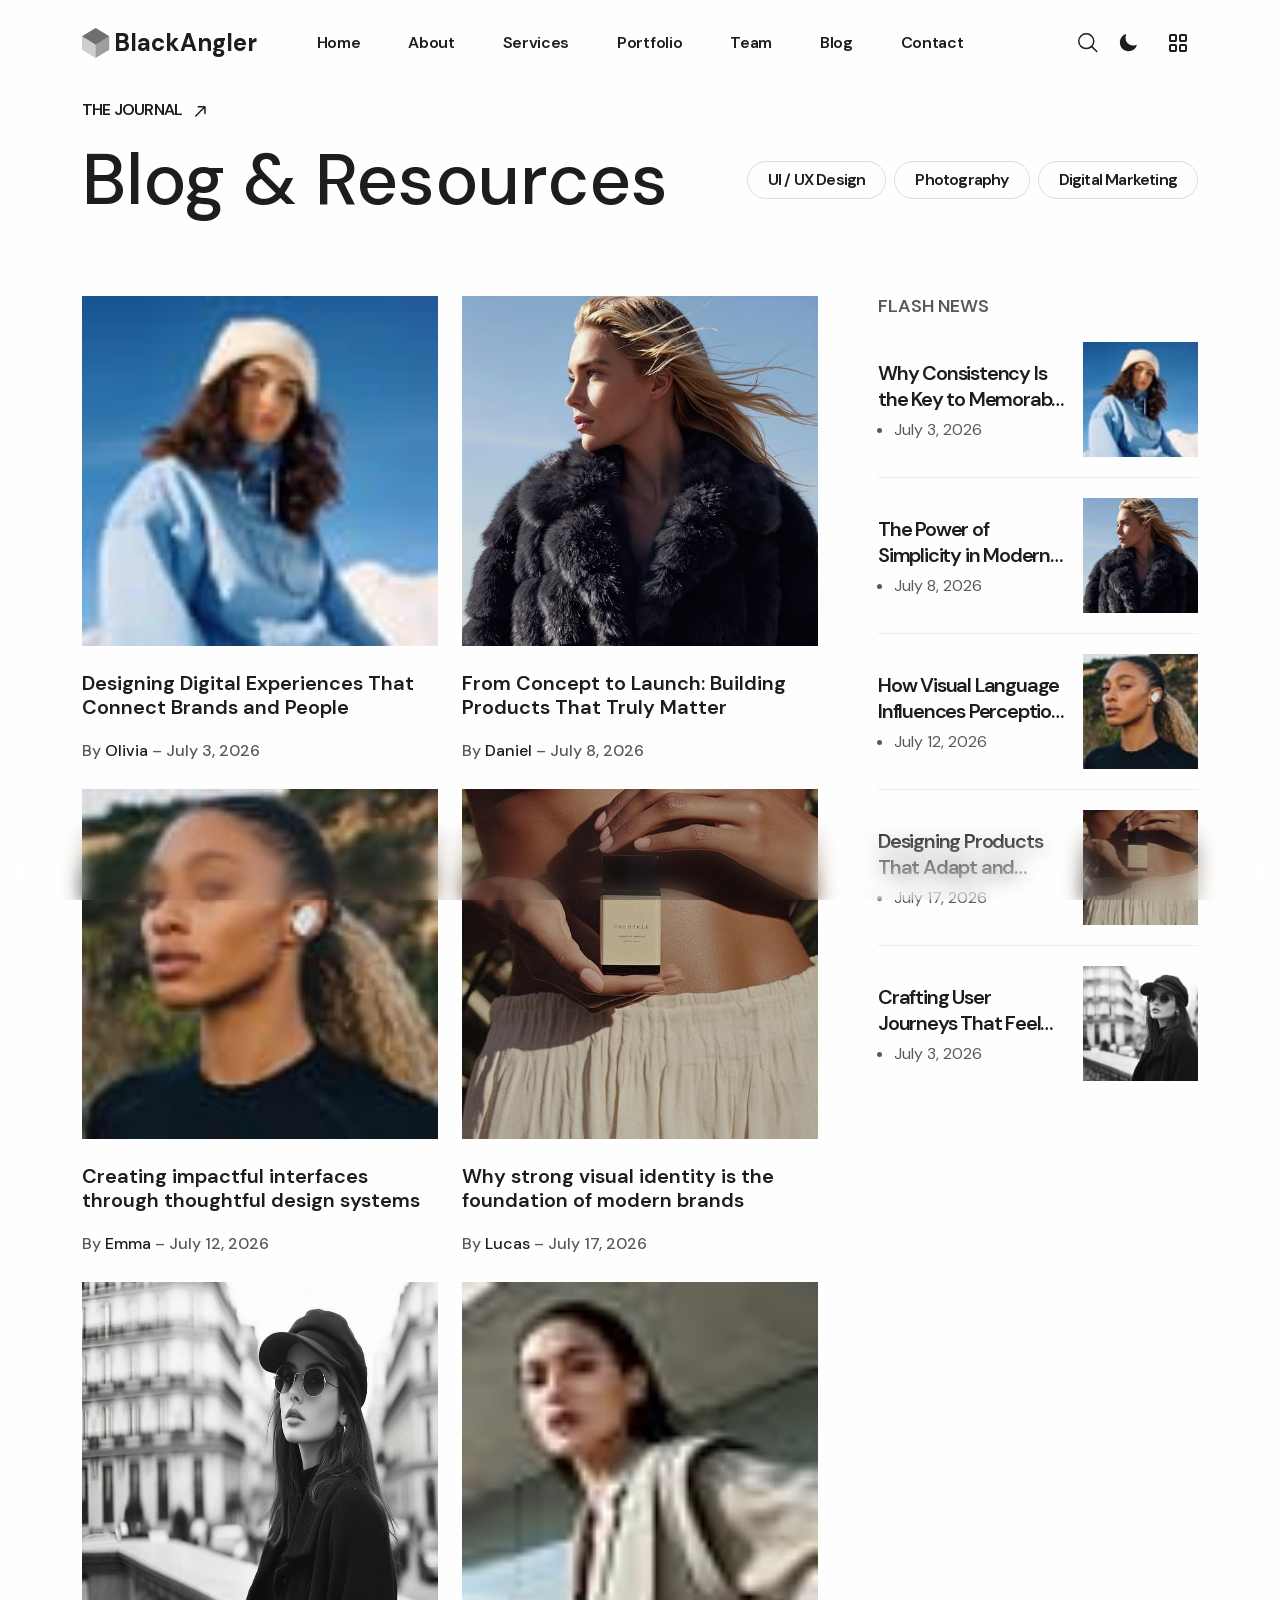
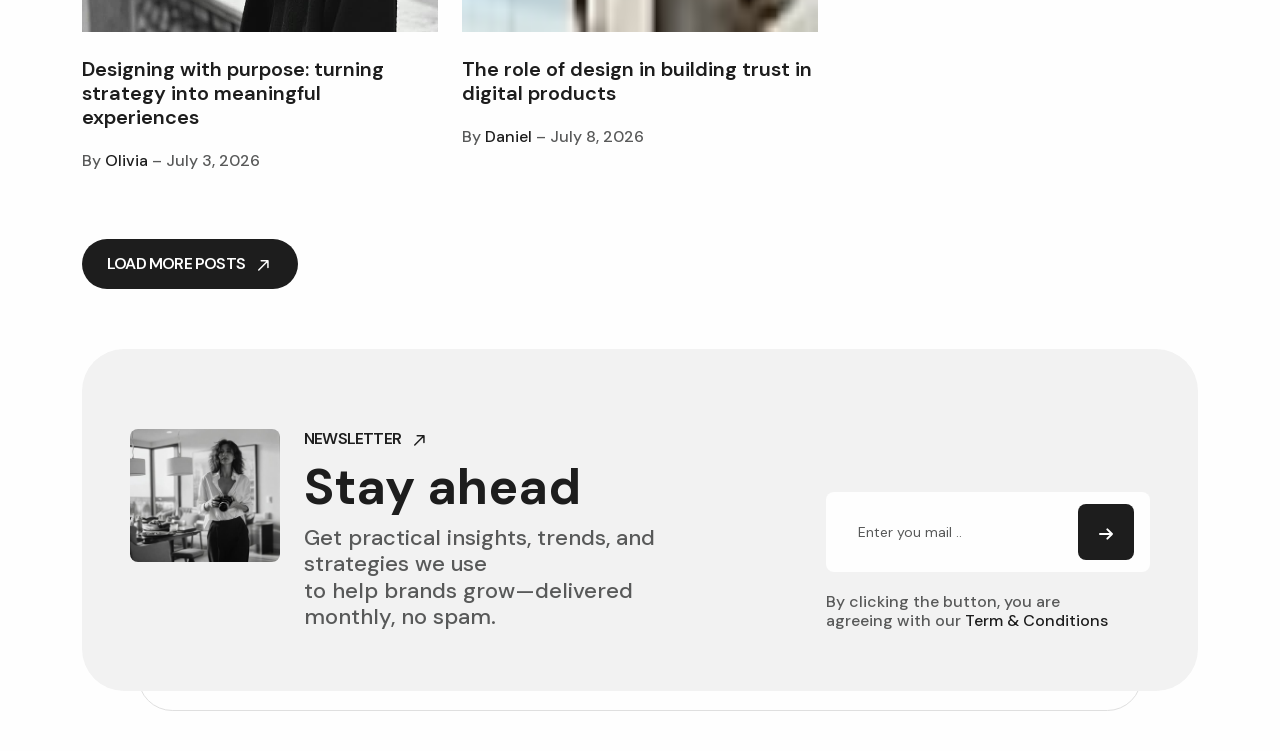
<file: BlackAngler_Web/blog.html>
<!DOCTYPE html><!--4ZiZ5V66l8yAzSgPtjZtd--><html lang="en"><head><meta charset="utf-8"><meta name="viewport" content="width=device-width, initial-scale=1"><link rel="preload" as="image" href="images/favicon.svg"><link rel="stylesheet" href="css/d43ab978ac5b76ce.css" data-precedence="next"><link rel="stylesheet" href="css/fb56b359238d907b.css" data-precedence="next"><link rel="stylesheet" href="css/bc8425a85ffcacc8.css" data-precedence="next"><link rel="stylesheet" href="css/9af952aefcd0f111.css" data-precedence="next"><link rel="preload" as="script" fetchpriority="low" href="js/a051d459769d563e.js"><script src="js/fb1b0b9da3f03023.js" async=""></script><script src="js/d76614cc900597f0.js" async=""></script><script src="js/aee6c7720838f8a2.js" async=""></script><script src="js/turbopack-2c243b32e7f1eb95.js" async=""></script><script src="js/ff1a16fafef87110.js" async=""></script><script src="js/d2be314c3ece3fbe.js" async=""></script><script src="js/5f78eb421c0be0ca.js" async=""></script><script src="js/cc994c5e95bcce3c.js" async=""></script><script src="js/36732c9f1d593a0d.js" async=""></script><script src="js/93e58aa9aea442e6.js" async=""></script><link rel="preload" href="css/font-awesome-pro.css" as="style"><meta name="next-size-adjust" content=""><title>BlackAngler - Software Development & Business Automation</title><meta name="description" content="BlackAngler - Software Development, AI & Business Automation"><link rel="icon" href="images/favicon.ico" sizes="88x94" type="image/x-icon"><link href="css/font-awesome-pro.css" rel="stylesheet"><script src="js/theme-init.js"></script><script src="js/a6dad97d9634a72d.js" nomodule=""></script></head><body class="dm_sans_aee3dfd5-module__RsCM9q__variable"><div hidden=""><!--$--><!--/$--></div><div class="px-blur-bottom"></div><!--$--><!--$--><!--/$--><div id="top"></div><header><div class="at-header-area at-header-spacing header-transparent"><div class="container"><div class="row align-items-center"><div class="col-xl-2 col-6"><div class="at-header-logo"><a href="index.html"><img alt="BlackAngler" loading="lazy" width="30" height="30" decoding="async" data-nimg="1" style="color:transparent" src="images/favicon.svg"><h6 class="fw-700 fz-24 mb-0">BlackAngler</h6></a></div></div><div class="col-xl-8 mx-auto d-none d-xl-flex justify-content-center"><div class="at-main-menu d-inline-flex justify-content-center"><nav class="at-mobile-menu-active"><ul><li><a href="index.html">Home</a></li><li><a href="about.html">About</a></li><li><a href="services.html">Services</a></li><li><a href="portfolio.html">Portfolio</a></li><li><a href="team.html">Team</a></li><li><a href="blog.html">Blog</a></li><li><a href="contact.html">Contact</a></li></ul></nav></div></div><div class="col-xl-2 col-6"><div class="at-header-right gap-3 d-flex justify-content-end align-items-center"><button type="button" class="at-header-search-btn at-search-click" aria-label="Search"><svg width="20" height="20" viewBox="0 0 20 20" fill="none" xmlns="http://www.w3.org/2000/svg"><path d="M18.7508 18.5233L13.5538 13.392M13.5538 13.392C14.9604 12.0032 15.7506 10.1196 15.7506 8.15551C15.7506 6.19144 14.9604 4.30782 13.5538 2.91902C12.1472 1.53022 10.2395 0.75 8.25028 0.75C6.26108 0.75 4.35336 1.53022 2.94678 2.91902C1.54021 4.30782 0.75 6.19144 0.75 8.15551C0.75 10.1196 1.54021 12.0032 2.94678 13.392C4.35336 14.7808 6.26108 15.561 8.25028 15.561C10.2395 15.561 12.1472 14.7808 13.5538 13.392Z" stroke="currentColor" stroke-width="1.5" stroke-linecap="round" stroke-linejoin="round"></path></svg></button><div class="dark-light-mode"><!--$--><label for="switch" class="toggle dark-light-switcher"><input type="checkbox" class="input" id="switch"><div class="icon icon--moon"><svg xmlns="http://www.w3.org/2000/svg" viewBox="0 0 24 24" fill="currentColor" width="20" height="20"><path fill-rule="evenodd" d="M9.528 1.718a.75.75 0 01.162.819A8.97 8.97 0 009 6a9 9 0 009 9 8.97 8.97 0 003.463-.69.75.75 0 01.981.98 10.503 10.503 0 01-9.694 6.46c-5.799 0-10.5-4.701-10.5-10.5 0-4.368 2.667-8.112 6.46-9.694a.75.75 0 01.818.162z" clip-rule="evenodd"></path></svg></div><div class="icon icon--sun"><svg xmlns="http://www.w3.org/2000/svg" viewBox="0 0 24 24" fill="currentColor" width="28" height="28"><path d="M12 2.25a.75.75 0 01.75.75v2.25a.75.75 0 01-1.5 0V3a.75.75 0 01.75-.75zM7.5 12a4.5 4.5 0 119 0 4.5 4.5 0 01-9 0zM18.894 6.166a.75.75 0 00-1.06-1.06l-1.591 1.59a.75.75 0 101.06 1.061l1.591-1.59zM21.75 12a.75.75 0 01-.75.75h-2.25a.75.75 0 010-1.5H21a.75.75 0 01.75.75zM17.834 18.894a.75.75 0 001.06-1.06l-1.59-1.591a.75.75 0 10-1.061 1.06l1.59 1.591zM12 18a.75.75 0 01.75.75V21a.75.75 0 01-1.5 0v-2.25A.75.75 0 0112 18zM7.758 17.303a.75.75 0 00-1.061-1.06l-1.591 1.59a.75.75 0 001.06 1.061l1.591-1.59zM6 12a.75.75 0 01-.75.75H3a.75.75 0 010-1.5h2.25A.75.75 0 016 12zM6.697 7.757a.75.75 0 001.06-1.06l-1.59-1.591a.75.75 0 00-1.061 1.06l1.59 1.591z"></path></svg></div></label><!--/$--></div><button type="button" class="at-menu-bar at-header-sidebar-btn" aria-label="Open menu"><svg xmlns="http://www.w3.org/2000/svg" width="18" height="18" viewBox="0 0 18 18" fill="none"><path d="M1 2C1 1.73478 1.10536 1.48043 1.29289 1.29289C1.48043 1.10536 1.73478 1 2 1H6C6.26522 1 6.51957 1.10536 6.70711 1.29289C6.89464 1.48043 7 1.73478 7 2V6C7 6.26522 6.89464 6.51957 6.70711 6.70711C6.51957 6.89464 6.26522 7 6 7H2C1.73478 7 1.48043 6.89464 1.29289 6.70711C1.10536 6.51957 1 6.26522 1 6V2ZM11 2C11 1.73478 11.1054 1.48043 11.2929 1.29289C11.4804 1.10536 11.7348 1 12 1H16C16.2652 1 16.5196 1.10536 16.7071 1.29289C16.8946 1.48043 17 1.73478 17 2V6C17 6.26522 16.8946 6.51957 16.7071 6.70711C16.5196 6.89464 16.2652 7 16 7H12C11.7348 7 11.4804 6.89464 11.2929 6.70711C11.1054 6.51957 11 6.26522 11 6V2ZM1 12C1 11.7348 1.10536 11.4804 1.29289 11.2929C1.48043 11.1054 1.73478 11 2 11H6C6.26522 11 6.51957 11.1054 6.70711 11.2929C6.89464 11.4804 7 11.7348 7 12V16C7 16.2652 6.89464 16.5196 6.70711 16.7071C6.51957 16.8946 6.26522 17 6 17H2C1.73478 17 1.48043 16.8946 1.29289 16.7071C1.10536 16.5196 1 16.2652 1 16V12ZM11 12C11 11.7348 11.1054 11.4804 11.2929 11.2929C11.4804 11.1054 11.7348 11 12 11H16C16.2652 11 16.5196 11.1054 16.7071 11.2929C16.8946 11.4804 17 11.7348 17 12V16C17 16.2652 16.8946 16.5196 16.7071 16.7071C16.5196 16.8946 16.2652 17 16 17H12C11.7348 17 11.4804 16.8946 11.2929 16.7071C11.1054 16.5196 11 16.2652 11 16V12Z" stroke="currentColor" stroke-width="2" stroke-linecap="round" stroke-linejoin="round"></path></svg></button></div></div></div></div></div><button id="header-sticky" type="button" class="hamburger-open-btn hamburger-sticky-menu" aria-label="Menu"><span>MENU</span><span class="icon"><svg xmlns="http://www.w3.org/2000/svg" width="24" height="24" viewBox="0 0 24 24" fill="none"><path d="M4 5C4 4.73478 4.10536 4.48043 4.29289 4.29289C4.48043 4.10536 4.73478 4 5 4H9C9.26522 4 9.51957 4.10536 9.70711 4.29289C9.89464 4.48043 10 4.73478 10 5V9C10 9.26522 9.89464 9.51957 9.70711 9.70711C9.51957 9.89464 9.26522 10 9 10H5C4.73478 10 4.48043 9.89464 4.29289 9.70711C4.10536 9.51957 4 9.26522 4 9V5ZM14 5C14 4.73478 14.1054 4.48043 14.2929 4.29289C14.4804 4.10536 14.7348 4 15 4H19C19.2652 4 19.5196 4.10536 19.7071 4.29289C19.8946 4.48043 20 4.73478 20 5V9C20 9.26522 19.8946 9.51957 19.7071 9.70711C19.5196 9.89464 19.2652 10 19 10H15C14.7348 10 14.4804 9.89464 14.2929 9.70711C14.1054 9.51957 14 9.26522 14 9V5ZM4 15C4 14.7348 4.10536 14.4804 4.29289 14.2929C4.48043 14.1054 4.73478 14 5 14H9C9.26522 14 9.51957 14.1054 9.70711 14.2929C9.89464 14.4804 10 14.7348 10 15V19C10 19.2652 9.89464 19.5196 9.70711 19.7071C9.51957 19.8946 9.26522 20 9 20H5C4.73478 20 4.48043 19.8946 4.29289 19.7071C4.10536 19.5196 4 19.2652 4 19V15ZM14 15C14 14.7348 14.1054 14.4804 14.2929 14.2929C14.4804 14.1054 14.7348 14 15 14H19C19.2652 14 19.5196 14.1054 19.7071 14.2929C19.8946 14.4804 20 14.7348 20 15V19C20 19.2652 19.8946 19.5196 19.7071 19.7071C19.5196 19.8946 19.2652 20 19 20H15C14.7348 20 14.4804 19.8946 14.2929 19.7071C14.1054 19.5196 14 19.2652 14 19V15Z" stroke="currentColor" stroke-width="2" stroke-linecap="round" stroke-linejoin="round"></path></svg></span></button></header><div style="display:contents"><div class="at-offcanvas-area"><div class="at-offcanvas"><div class="at-offcanvas-top d-flex align-items-center justify-content-between"><div class="at-offcanvas-logo"><a href="index.html"><img data-width="30" alt="BlackAngler" loading="lazy" width="30" height="30" decoding="async" data-nimg="1" style="color:transparent" src="images/favicon.svg"><h6 class="fw-700 fz-24 mb-0">BlackAngler</h6></a></div><div class="at-offcanvas-close-btn"><button type="button" class="close-btn close-sidebar" aria-label="Close"><svg width="37" height="38" viewBox="0 0 37 38" fill="none" xmlns="http://www.w3.org/2000/svg"><path d="M9.19141 9.80762L27.5762 28.1924" stroke="currentColor" stroke-width="1.5" stroke-linecap="round" stroke-linejoin="round"></path><path d="M9.19141 28.1924L27.5762 9.80761" stroke="currentColor" stroke-width="1.5" stroke-linecap="round" stroke-linejoin="round"></path></svg></button></div></div><div class="at-offcanvas-content d-none d-xl-block"><h3 class="at-offcanvas-title">Howdy!</h3><p class="fz-font-lg">We blend strategy, creativity, and technology to help brands grow, connect, and stand out in an ever-evolving digital world.</p></div><div class="at-offcanvas-menu d-xl-none pb-50"><nav></nav></div><div class="at-offcanvas-gallery d-none d-xl-block"><div class="sec-2-home-5__avatars-row d-flex gap-2"><div class="sec-2-home-5__avatar-sm at-offcanvas-gallery-img"><img alt="" loading="lazy" width="80" height="80" decoding="async" data-nimg="1" class="img-cover" style="color:transparent" srcset="images/image_23.jpg 1x, images/image.jpg 2x" src="images/image.jpg"></div><div class="sec-2-home-5__avatar-sm at-offcanvas-gallery-img"><img alt="" loading="lazy" width="80" height="80" decoding="async" data-nimg="1" class="img-cover" style="color:transparent" srcset="images/image_21.jpg 1x, images/image_1.jpg 2x" src="images/image_1.jpg"></div><div class="sec-2-home-5__avatar-sm at-offcanvas-gallery-img"><img alt="" loading="lazy" width="80" height="80" decoding="async" data-nimg="1" class="img-cover" style="color:transparent" srcset="images/image_24.jpg 1x, images/image_7.jpg 2x" src="images/image_7.jpg"></div><div class="sec-2-home-5__avatar-sm at-offcanvas-gallery-img"><img alt="" loading="lazy" width="80" height="80" decoding="async" data-nimg="1" class="img-cover" style="color:transparent" srcset="images/image_17.jpg 1x, images/image_3.jpg 2x" src="images/image_3.jpg"></div><div class="sec-2-home-5__avatar-sm at-offcanvas-gallery-img"><img alt="" loading="lazy" width="80" height="80" decoding="async" data-nimg="1" class="img-cover" style="color:transparent" srcset="images/image_19.jpg 1x, images/image_2.jpg 2x" src="images/image_2.jpg"></div></div></div><div class="at-offcanvas-contact"><h5 class="at-offcanvas-title sm">Get in touch</h5><ul><li><a class="fz-font-lg" href="tel:+91 90289 00586">+91 90289 00586</a></li><li><a class="fz-font-lg" href="mailto:contact@blackangler.com">contact@blackangler.com</a></li><li><a class="fz-font-lg" href="#">Pune, Maharashtra <br>India - 411001</a></li></ul></div><div class="at-offcanvas-social"><h3 class="at-offcanvas-title sm">Follow Us</h3><ul class="at-offcanvas-social__grid"><li><a href="#" class="at-offcanvas-social__link" aria-label="Twitter"><svg xmlns="http://www.w3.org/2000/svg" width="18" height="18" viewBox="0 0 18 18" fill="none" aria-hidden="true"><path fill-rule="evenodd" clip-rule="evenodd" d="M0 0H5.25L8.98421 5.21053L13.5 0H15.5L9.8895 6.47368L16 15H10.75L7.01579 9.7895L2.5 15H0.5L6.11053 8.52632L0 0ZM11.5204 13.5L2.92043 1.5H4.47957L13.0796 13.5H11.5204Z" fill="currentColor"></path></svg><span>Twitter</span></a></li><li><a href="#" class="at-offcanvas-social__link" aria-label="Facebook"><svg xmlns="http://www.w3.org/2000/svg" width="18" height="18" viewBox="0 0 18 18" fill="none" aria-hidden="true"><path fill-rule="evenodd" clip-rule="evenodd" d="M12.4024 18V11.0344H14.7347L15.0838 8.3265H12.4024V6.59765C12.4024 5.81364 12.62 5.27934 13.7443 5.27934L15.1783 5.27867V2.85676C14.9302 2.82382 14.0791 2.75006 13.0888 2.75006C11.0213 2.75006 9.606 4.01198 9.606 6.32952V8.3265H7.2677V11.0344H9.606V18H1C0.44772 18 0 17.5523 0 17V1C0 0.44772 0.44772 0 1 0H17C17.5523 0 18 0.44772 18 1V17C18 17.5523 17.5523 18 17 18H12.4024Z" fill="currentColor"></path></svg><span>Facebook</span></a></li><li><a href="#" class="at-offcanvas-social__link" aria-label="LinkedIn"><svg xmlns="http://www.w3.org/2000/svg" width="18" height="18" viewBox="0 0 18 18" fill="none" aria-hidden="true"><path fill-rule="evenodd" clip-rule="evenodd" d="M15.3352 15.339H12.6697V11.1622C12.6697 10.1662 12.6495 8.8845 11.2807 8.8845C9.89102 8.8845 9.67872 9.9683 9.67872 11.0887V15.339H7.01322V6.75H9.57372V7.9207H9.60822C9.96602 7.2457 10.836 6.53325 12.1357 6.53325C14.8365 6.53325 15.336 8.3108 15.336 10.6245L15.3352 15.339ZM4.00275 5.57475C3.14475 5.57475 2.4555 4.88025 2.4555 4.026C2.4555 3.1725 3.1455 2.47875 4.00275 2.47875C4.85775 2.47875 5.55075 3.1725 5.55075 4.026C5.55075 4.88025 4.857 5.57475 4.00275 5.57475ZM5.33925 15.339H2.66625V6.75H5.33925V15.339ZM16.6687 0H1.32825C0.594 0 0 0.5805 0 1.29675V16.7033C0 17.4202 0.594 18 1.32825 18H16.6665C17.4 18 18 17.4202 18 16.7033V1.29675C18 0.5805 17.4 0 16.6665 0H16.6687Z" fill="currentColor"></path></svg><span>Linkedin</span></a></li><li><a href="#" class="at-offcanvas-social__link" aria-label="Instagram"><svg xmlns="http://www.w3.org/2000/svg" width="18" height="18" viewBox="0 0 18 18" fill="none" aria-hidden="true"><path fill-rule="evenodd" clip-rule="evenodd" d="M9.92475 0C10.9376 0.00167406 11.4509 0.00703828 11.8945 0.0202418L12.0692 0.025948C12.2709 0.0331213 12.47 0.0421215 12.7101 0.0533719C13.6678 0.0976265 14.3211 0.249129 14.8949 0.471887C15.4881 0.700648 15.9892 1.00966 16.4894 1.50993C16.9889 2.0102 17.298 2.51271 17.5275 3.10448C17.7494 3.67751 17.901 4.33153 17.946 5.28931C17.9567 5.52933 17.9653 5.72841 17.9725 5.93024L17.9781 6.10492C17.9913 6.5484 17.9973 7.06177 17.9992 8.07471L17.9999 8.74577C18 8.82777 18 8.91237 18 8.99967L17.9999 9.25357L17.9994 9.92472C17.9977 10.9376 17.9923 11.451 17.9791 11.8944L17.9734 12.0691C17.9662 12.271 17.9572 12.4701 17.946 12.7101C17.9017 13.6679 17.7494 14.3211 17.5275 14.8949C17.2987 15.4882 16.9889 15.9892 16.4894 16.4895C15.9892 16.989 15.4859 17.298 14.8949 17.5275C14.3211 17.7495 13.6678 17.901 12.7101 17.946C12.47 17.9567 12.2709 17.9654 12.0692 17.9725L11.8945 17.9781C11.4509 17.9914 10.9376 17.9973 9.92475 17.9993L9.25359 18C9.1716 18 9.087 18 8.99969 18H8.7458L8.07464 17.9994C7.06175 17.9977 6.54839 17.9924 6.1049 17.9791L5.93022 17.9734C5.72839 17.9662 5.5293 17.9572 5.2893 17.946C4.33151 17.9018 3.67899 17.7495 3.10448 17.5275C2.51195 17.2988 2.01018 16.989 1.50992 16.4895C1.00965 15.9892 0.701394 15.4859 0.471886 14.8949C0.249129 14.3211 0.0983735 13.6679 0.053372 12.7101C0.0426796 12.4701 0.0339582 12.271 0.026893 12.0691L0.0212318 11.8944C0.00806435 11.451 0.00206123 10.9376 0.000117163 9.92472L0 8.07471C0.00167406 7.06177 0.00702925 6.5484 0.0202327 6.10492L0.0259479 5.93024C0.0331212 5.72841 0.0421216 5.52933 0.053372 5.28931C0.0976175 4.33078 0.249129 3.67825 0.471886 3.10448C0.700638 2.51196 1.00965 2.0102 1.50992 1.50993C2.01018 1.00966 2.51271 0.701396 3.10448 0.471887C3.67825 0.249129 4.33077 0.0983735 5.2893 0.0533719C5.5293 0.0426885 5.72839 0.0339673 5.93022 0.026902L6.1049 0.0212407C6.54839 0.00806417 7.06175 0.00206102 8.07464 0.000116949L9.92475 0ZM8.99969 4.49953C6.51298 4.49953 4.49952 6.51518 4.49952 8.99967C4.49952 11.4864 6.51517 13.4998 8.99969 13.4998C11.4864 13.4998 13.4998 11.4842 13.4998 8.99967C13.4998 6.513 11.4841 4.49953 8.99969 4.49953ZM8.99969 6.2996C10.491 6.2996 11.6998 7.50805 11.6998 8.99967C11.6998 10.4909 10.4913 11.6998 8.99969 11.6998C7.50843 11.6998 6.29958 10.4914 6.29958 8.99967C6.29958 7.50841 7.50798 6.2996 8.99969 6.2996ZM13.7249 3.14949C13.1045 3.14949 12.5998 3.65342 12.5998 4.27376C12.5998 4.89411 13.1037 5.39882 13.7249 5.39882C14.3452 5.39882 14.8499 4.89489 14.8499 4.27376C14.8499 3.65342 14.3443 3.14871 13.7249 3.14949Z" fill="currentColor"></path></svg><span>Instagram</span></a></li><li><a href="#" class="at-offcanvas-social__link" aria-label="Youtube"><svg xmlns="http://www.w3.org/2000/svg" width="18" height="13" viewBox="0 0 18 13" fill="none" aria-hidden="true"><path fill-rule="evenodd" clip-rule="evenodd" d="M16.0322 0.388283C16.8071 0.602295 17.4162 1.23059 17.6237 2.03009C17.9985 3.47775 18 6.49997 18 6.49997C18 6.49997 18 9.52214 17.6237 10.9698C17.4162 11.7694 16.8071 12.3977 16.0322 12.6116C14.6291 13 8.99997 13 8.99997 13C8.99997 13 3.37092 13 1.96772 12.6116C1.1928 12.3977 0.583804 11.7694 0.376354 10.9698C-3.83173e-08 9.52214 0 6.49997 0 6.49997C0 6.49997 -3.83173e-08 3.47775 0.376354 2.03009C0.583804 1.23059 1.1928 0.602295 1.96772 0.388283C3.37092 1.18595e-07 8.99997 0 8.99997 0C8.99997 0 14.6291 1.18595e-07 16.0322 0.388283ZM11.8751 6.50027L7.19879 9.2855V3.71499L11.8751 6.50027Z" fill="currentColor"></path></svg><span>Youtube</span></a></li></ul></div></div></div><div class="body-overlay sidebar-overlay" aria-hidden="true"></div><div class="at-offcanvas-2-area"><div class="offcanvas-bg"></div><div class="at-offcanvas-2-wrapper offcanvas-menu sidebar-left"><div class="at-offcanvas-2-left"><div class="at-header-logo d-flex justify-content-between align-items-center mb-50"><a href="index.html"><img data-width="30" alt="BlackAngler" loading="lazy" width="30" height="30" decoding="async" data-nimg="1" class="dark-mode-invert" style="color:transparent" src="images/favicon.svg"><h6 class="fw-700 fz-24 mb-0">BlackAngler</h6></a><span class="hamburger-close-btn close-sidebar" role="button" tabindex="0" aria-label="Close"><svg width="37" height="38" viewBox="0 0 37 38" fill="none" xmlns="http://www.w3.org/2000/svg"><path d="M9.19141 9.80762L27.5762 28.1924" stroke="currentColor" stroke-width="1.5" stroke-linecap="round" stroke-linejoin="round"></path><path d="M9.19141 28.1924L27.5762 9.80761" stroke="currentColor" stroke-width="1.5" stroke-linecap="round" stroke-linejoin="round"></path></svg></span></div><div class="at-offcanvas-menu counter-row"><nav></nav></div><div class="at-offcanvas-social"><ul class="at-offcanvas-social__grid"><li><a href="#" class="at-offcanvas-social__link" aria-label="Twitter"><svg xmlns="http://www.w3.org/2000/svg" width="18" height="18" viewBox="0 0 18 18" fill="none" aria-hidden="true"><path fill-rule="evenodd" clip-rule="evenodd" d="M0 0H5.25L8.98421 5.21053L13.5 0H15.5L9.8895 6.47368L16 15H10.75L7.01579 9.7895L2.5 15H0.5L6.11053 8.52632L0 0ZM11.5204 13.5L2.92043 1.5H4.47957L13.0796 13.5H11.5204Z" fill="currentColor"></path></svg><span>Twitter</span></a></li><li><a href="#" class="at-offcanvas-social__link" aria-label="Facebook"><svg xmlns="http://www.w3.org/2000/svg" width="18" height="18" viewBox="0 0 18 18" fill="none" aria-hidden="true"><path fill-rule="evenodd" clip-rule="evenodd" d="M12.4024 18V11.0344H14.7347L15.0838 8.3265H12.4024V6.59765C12.4024 5.81364 12.62 5.27934 13.7443 5.27934L15.1783 5.27867V2.85676C14.9302 2.82382 14.0791 2.75006 13.0888 2.75006C11.0213 2.75006 9.606 4.01198 9.606 6.32952V8.3265H7.2677V11.0344H9.606V18H1C0.44772 18 0 17.5523 0 17V1C0 0.44772 0.44772 0 1 0H17C17.5523 0 18 0.44772 18 1V17C18 17.5523 17.5523 18 17 18H12.4024Z" fill="currentColor"></path></svg><span>Facebook</span></a></li><li><a href="#" class="at-offcanvas-social__link" aria-label="LinkedIn"><svg xmlns="http://www.w3.org/2000/svg" width="18" height="18" viewBox="0 0 18 18" fill="none" aria-hidden="true"><path fill-rule="evenodd" clip-rule="evenodd" d="M15.3352 15.339H12.6697V11.1622C12.6697 10.1662 12.6495 8.8845 11.2807 8.8845C9.89102 8.8845 9.67872 9.9683 9.67872 11.0887V15.339H7.01322V6.75H9.57372V7.9207H9.60822C9.96602 7.2457 10.836 6.53325 12.1357 6.53325C14.8365 6.53325 15.336 8.3108 15.336 10.6245L15.3352 15.339ZM4.00275 5.57475C3.14475 5.57475 2.4555 4.88025 2.4555 4.026C2.4555 3.1725 3.1455 2.47875 4.00275 2.47875C4.85775 2.47875 5.55075 3.1725 5.55075 4.026C5.55075 4.88025 4.857 5.57475 4.00275 5.57475ZM5.33925 15.339H2.66625V6.75H5.33925V15.339ZM16.6687 0H1.32825C0.594 0 0 0.5805 0 1.29675V16.7033C0 17.4202 0.594 18 1.32825 18H16.6665C17.4 18 18 17.4202 18 16.7033V1.29675C18 0.5805 17.4 0 16.6665 0H16.6687Z" fill="currentColor"></path></svg><span>Linkedin</span></a></li><li><a href="#" class="at-offcanvas-social__link" aria-label="Instagram"><svg xmlns="http://www.w3.org/2000/svg" width="18" height="18" viewBox="0 0 18 18" fill="none" aria-hidden="true"><path fill-rule="evenodd" clip-rule="evenodd" d="M9.92475 0C10.9376 0.00167406 11.4509 0.00703828 11.8945 0.0202418L12.0692 0.025948C12.2709 0.0331213 12.47 0.0421215 12.7101 0.0533719C13.6678 0.0976265 14.3211 0.249129 14.8949 0.471887C15.4881 0.700648 15.9892 1.00966 16.4894 1.50993C16.9889 2.0102 17.298 2.51271 17.5275 3.10448C17.7494 3.67751 17.901 4.33153 17.946 5.28931C17.9567 5.52933 17.9653 5.72841 17.9725 5.93024L17.9781 6.10492C17.9913 6.5484 17.9973 7.06177 17.9992 8.07471L17.9999 8.74577C18 8.82777 18 8.91237 18 8.99967L17.9999 9.25357L17.9994 9.92472C17.9977 10.9376 17.9923 11.451 17.9791 11.8944L17.9734 12.0691C17.9662 12.271 17.9572 12.4701 17.946 12.7101C17.9017 13.6679 17.7494 14.3211 17.5275 14.8949C17.2987 15.4882 16.9889 15.9892 16.4894 16.4895C15.9892 16.989 15.4859 17.298 14.8949 17.5275C14.3211 17.7495 13.6678 17.901 12.7101 17.946C12.47 17.9567 12.2709 17.9654 12.0692 17.9725L11.8945 17.9781C11.4509 17.9914 10.9376 17.9973 9.92475 17.9993L9.25359 18C9.1716 18 9.087 18 8.99969 18H8.7458L8.07464 17.9994C7.06175 17.9977 6.54839 17.9924 6.1049 17.9791L5.93022 17.9734C5.72839 17.9662 5.5293 17.9572 5.2893 17.946C4.33151 17.9018 3.67899 17.7495 3.10448 17.5275C2.51195 17.2988 2.01018 16.989 1.50992 16.4895C1.00965 15.9892 0.701394 15.4859 0.471886 14.8949C0.249129 14.3211 0.0983735 13.6679 0.053372 12.7101C0.0426796 12.4701 0.0339582 12.271 0.026893 12.0691L0.0212318 11.8944C0.00806435 11.451 0.00206123 10.9376 0.000117163 9.92472L0 8.07471C0.00167406 7.06177 0.00702925 6.5484 0.0202327 6.10492L0.0259479 5.93024C0.0331212 5.72841 0.0421216 5.52933 0.053372 5.28931C0.0976175 4.33078 0.249129 3.67825 0.471886 3.10448C0.700638 2.51196 1.00965 2.0102 1.50992 1.50993C2.01018 1.00966 2.51271 0.701396 3.10448 0.471887C3.67825 0.249129 4.33077 0.0983735 5.2893 0.0533719C5.5293 0.0426885 5.72839 0.0339673 5.93022 0.026902L6.1049 0.0212407C6.54839 0.00806417 7.06175 0.00206102 8.07464 0.000116949L9.92475 0ZM8.99969 4.49953C6.51298 4.49953 4.49952 6.51518 4.49952 8.99967C4.49952 11.4864 6.51517 13.4998 8.99969 13.4998C11.4864 13.4998 13.4998 11.4842 13.4998 8.99967C13.4998 6.513 11.4841 4.49953 8.99969 4.49953ZM8.99969 6.2996C10.491 6.2996 11.6998 7.50805 11.6998 8.99967C11.6998 10.4909 10.4913 11.6998 8.99969 11.6998C7.50843 11.6998 6.29958 10.4914 6.29958 8.99967C6.29958 7.50841 7.50798 6.2996 8.99969 6.2996ZM13.7249 3.14949C13.1045 3.14949 12.5998 3.65342 12.5998 4.27376C12.5998 4.89411 13.1037 5.39882 13.7249 5.39882C14.3452 5.39882 14.8499 4.89489 14.8499 4.27376C14.8499 3.65342 14.3443 3.14871 13.7249 3.14949Z" fill="currentColor"></path></svg><span>Instagram</span></a></li><li><a href="#" class="at-offcanvas-social__link" aria-label="Youtube"><svg xmlns="http://www.w3.org/2000/svg" width="18" height="13" viewBox="0 0 18 13" fill="none" aria-hidden="true"><path fill-rule="evenodd" clip-rule="evenodd" d="M16.0322 0.388283C16.8071 0.602295 17.4162 1.23059 17.6237 2.03009C17.9985 3.47775 18 6.49997 18 6.49997C18 6.49997 18 9.52214 17.6237 10.9698C17.4162 11.7694 16.8071 12.3977 16.0322 12.6116C14.6291 13 8.99997 13 8.99997 13C8.99997 13 3.37092 13 1.96772 12.6116C1.1928 12.3977 0.583804 11.7694 0.376354 10.9698C-3.83173e-08 9.52214 0 6.49997 0 6.49997C0 6.49997 -3.83173e-08 3.47775 0.376354 2.03009C0.583804 1.23059 1.1928 0.602295 1.96772 0.388283C3.37092 1.18595e-07 8.99997 0 8.99997 0C8.99997 0 14.6291 1.18595e-07 16.0322 0.388283ZM11.8751 6.50027L7.19879 9.2855V3.71499L11.8751 6.50027Z" fill="currentColor"></path></svg><span>Youtube</span></a></li></ul></div><span class="hamburger-close-btn hamburger-mobile-close-btn close-sidebar d-md-none" role="button" tabindex="0" aria-label="Close">CLOSE</span></div></div></div></div><div class="at-search-body-overlay " role="button" tabindex="0" aria-label="Close search"></div><div class="at-search-form-toggle "><div class="container"><div class="row mb-60"><div class="col-lg-12"><div class="at-search-top d-flex justify-content-between align-items-center"><div class="at-header-logo at-search-logo"><a href="index.html"><img data-width="30" src="images/favicon.svg" alt="BlackAngler"><h6 class="fw-700 fz-24 mb-0">BlackAngler</h6></a></div><button type="button" class="at-search-close" aria-label="Close search"><i class="fa-light fa-xmark"></i></button></div></div></div><div class="row justify-content-center"><div class="col-lg-12"><div class="at-search-form"><form action="#"><div class="at-search-form-input"><input type="text" placeholder="Find what you need…" required=""><span class="at-search-focus-border"></span><button class="at-search-form-btn at-btn" type="submit"><span><span class="text-1">Search</span><span class="text-2">Search</span></span><i class="icon-arrow-right"><svg xmlns="http://www.w3.org/2000/svg" width="14" height="12" viewBox="0 0 14 12" fill="none"><path d="M8.33333 1L13 5.66667M13 5.66667L8.33333 10.3333M13 5.66667H1" stroke="currentColor" stroke-width="2" stroke-linecap="round" stroke-linejoin="round"></path></svg><svg xmlns="http://www.w3.org/2000/svg" width="14" height="12" viewBox="0 0 14 12" fill="none"><path d="M8.33333 1L13 5.66667M13 5.66667L8.33333 10.3333M13 5.66667H1" stroke="currentColor" stroke-width="2" stroke-linecap="round" stroke-linejoin="round"></path></svg></i></button></div></form></div></div><div class="col-12"><div class="at-categories"><h3 class="at-categories-title">Popular searches</h3><ul class="at-categories-list"><li><a class="at-categories-item" href="#">UI / UX Design</a></li><li><a class="at-categories-item" href="#">Photography</a></li><li><a class="at-categories-item" href="#">Digital Marketing</a></li><li><a class="at-categories-item" href="#">Creative</a></li><li><a class="at-categories-item" href="#">Innovative</a></li><li><a class="at-categories-item" href="#">Visionary</a></li><li><a class="at-categories-item" href="#">Disruptive</a></li><li><a class="at-categories-item" href="#">Adaptive</a></li><li><a class="at-categories-item" href="#">Reliable</a></li><li><a class="at-categories-item" href="#">Scalable</a></li><li><a class="at-categories-item" href="#">Impactful</a></li><li><a class="at-categories-item" href="#">Dynamic</a></li></ul></div></div></div></div></div><div id="smooth-wrapper"><div id="smooth-content" class="z-index-3"><main class="bg-neutral-0"><section class="sec-1-archive-2 pt-150 pb-100"><div class="container"><div class="row g-3 align-items-center"><div class="col-12"><span class="at-btn common-black bg-transparent mb-10 rounded-0 p-0"><span class="text-uppercase"><span class="text-1">The Journal</span><span class="text-2">The Journal</span></span><i><svg width="11" height="11" viewBox="0 0 11 11" fill="none" xmlns="http://www.w3.org/2000/svg"><path d="M0.21967 9.40717C-0.0732232 9.70006 -0.0732232 10.1749 0.21967 10.4678C0.512563 10.7607 0.987437 10.7607 1.28033 10.4678L0.21967 9.40717ZM10.6875 0.75C10.6875 0.335786 10.3517 2.97145e-09 9.9375 1.50485e-07L3.1875 -2.70983e-07C2.77329 -2.70983e-07 2.4375 0.335786 2.4375 0.75C2.4375 1.16421 2.77329 1.5 3.1875 1.5H9.1875V7.5C9.1875 7.91421 9.52329 8.25 9.9375 8.25C10.3517 8.25 10.6875 7.91421 10.6875 7.5L10.6875 0.75ZM0.75 9.9375L1.28033 10.4678L10.4678 1.28033L9.9375 0.75L9.40717 0.21967L0.21967 9.40717L0.75 9.9375Z" fill="currentColor"></path></svg><svg width="11" height="11" viewBox="0 0 11 11" fill="none" xmlns="http://www.w3.org/2000/svg"><path d="M0.21967 9.40717C-0.0732232 9.70006 -0.0732232 10.1749 0.21967 10.4678C0.512563 10.7607 0.987437 10.7607 1.28033 10.4678L0.21967 9.40717ZM10.6875 0.75C10.6875 0.335786 10.3517 2.97145e-09 9.9375 1.50485e-07L3.1875 -2.70983e-07C2.77329 -2.70983e-07 2.4375 0.335786 2.4375 0.75C2.4375 1.16421 2.77329 1.5 3.1875 1.5H9.1875V7.5C9.1875 7.91421 9.52329 8.25 9.9375 8.25C10.3517 8.25 10.6875 7.91421 10.6875 7.5L10.6875 0.75ZM0.75 9.9375L1.28033 10.4678L10.4678 1.28033L9.9375 0.75L9.40717 0.21967L0.21967 9.40717L0.75 9.9375Z" fill="currentColor"></path></svg></i></span></div><div class="col-xxl-8 col-xl-7 col-12"><h1 class="fz-ds-1 lh-1 fw-500 mb-lg-0 mb-4">Blog & Resources</h1></div><div class="col-xxl-4 col-xl-5 col-12 ms-auto text-lg-end"><div class="filter-portfolio d-flex flex-wrap align-items-center justify-content-lg-end gap-2"><button type="button" class="at-btn filter-btn btn-sm" data-filter="design">UI / UX Design</button><button type="button" class="at-btn filter-btn btn-sm" data-filter="photography">Photography</button><button type="button" class="at-btn filter-btn btn-sm" data-filter="marketing">Digital Marketing</button></div></div></div><div class="row pt-80"><div class="col-lg-8 pb-lg-0 pb-80"><div class="row"><div class="blog-card col-lg-6 col-md-6 col-12 mb-30" data-category="photography"><div class="blog-card__thumb hover-effect-1"><a class="blog-card__img-link" href="blog.html"><img alt="BlackAngler" loading="lazy" width="450" height="350" decoding="async" data-nimg="1" class="blog-card__img22" style="color:transparent" srcset="images/image_18.jpg 1x, images/image_5.jpg 2x" src="images/image_5.jpg"></a></div><div class="blog-card__content"><h6 class="blog-card__title"><a class="blog-card__title-link" href="blog.html">Designing Digital Experiences That Connect Brands and People</a></h6><p class="blog-card__meta"><span class="blog-card__meta-text">By </span><a class="blog-card__author" href="team.html">Olivia</a><span class="blog-card__meta-text"> – <!-- -->July 3, 2026</span></p></div></div><div class="blog-card col-lg-6 col-md-6 col-12 mb-30" data-category="design"><div class="blog-card__thumb hover-effect-1"><a class="blog-card__img-link" href="blog.html"><img alt="BlackAngler" loading="lazy" width="450" height="350" decoding="async" data-nimg="1" class="blog-card__img22" style="color:transparent" srcset="images/image_22.jpg 1x, images/image_4.jpg 2x" src="images/image_4.jpg"></a></div><div class="blog-card__content"><h6 class="blog-card__title"><a class="blog-card__title-link" href="blog.html">From Concept to Launch: Building Products That Truly Matter</a></h6><p class="blog-card__meta"><span class="blog-card__meta-text">By </span><a class="blog-card__author" href="team.html">Daniel</a><span class="blog-card__meta-text"> – <!-- -->July 8, 2026</span></p></div></div><div class="blog-card col-lg-6 col-md-6 col-12 mb-30" data-category="marketing"><div class="blog-card__thumb hover-effect-1"><a class="blog-card__img-link" href="blog.html"><img alt="BlackAngler" loading="lazy" width="450" height="350" decoding="async" data-nimg="1" class="blog-card__img22" style="color:transparent" srcset="images/image_20.jpg 1x, images/image_6.jpg 2x" src="images/image_6.jpg"></a></div><div class="blog-card__content"><h6 class="blog-card__title"><a class="blog-card__title-link" href="blog.html">Creating impactful interfaces through thoughtful design systems</a></h6><p class="blog-card__meta"><span class="blog-card__meta-text">By </span><a class="blog-card__author" href="team.html">Emma</a><span class="blog-card__meta-text"> – <!-- -->July 12, 2026</span></p></div></div><div class="blog-card col-lg-6 col-md-6 col-12 mb-30" data-category="design"><div class="blog-card__thumb hover-effect-1"><a class="blog-card__img-link" href="blog.html"><img alt="BlackAngler" loading="lazy" width="450" height="350" decoding="async" data-nimg="1" class="blog-card__img22" style="color:transparent" srcset="images/image_27.jpg 1x, images/image_12.jpg 2x" src="images/image_12.jpg"></a></div><div class="blog-card__content"><h6 class="blog-card__title"><a class="blog-card__title-link" href="blog.html">Why strong visual identity is the foundation of modern brands</a></h6><p class="blog-card__meta"><span class="blog-card__meta-text">By </span><a class="blog-card__author" href="team.html">Lucas</a><span class="blog-card__meta-text"> – <!-- -->July 17, 2026</span></p></div></div><div class="blog-card col-lg-6 col-md-6 col-12 mb-30" data-category="photography"><div class="blog-card__thumb hover-effect-1"><a class="blog-card__img-link" href="blog.html"><img alt="BlackAngler" loading="lazy" width="450" height="350" decoding="async" data-nimg="1" class="blog-card__img22" style="color:transparent" srcset="images/image_28.jpg 1x, images/image_13.jpg 2x" src="images/image_13.jpg"></a></div><div class="blog-card__content"><h6 class="blog-card__title"><a class="blog-card__title-link" href="blog.html">Designing with purpose: turning strategy into meaningful experiences</a></h6><p class="blog-card__meta"><span class="blog-card__meta-text">By </span><a class="blog-card__author" href="team.html">Olivia</a><span class="blog-card__meta-text"> – <!-- -->July 3, 2026</span></p></div></div><div class="blog-card col-lg-6 col-md-6 col-12 mb-30" data-category="design"><div class="blog-card__thumb hover-effect-1"><a class="blog-card__img-link" href="blog.html"><img alt="BlackAngler" loading="lazy" width="450" height="350" decoding="async" data-nimg="1" class="blog-card__img22" style="color:transparent" srcset="images/image_26.jpg 1x, images/image_16.jpg 2x" src="images/image_16.jpg"></a></div><div class="blog-card__content"><h6 class="blog-card__title"><a class="blog-card__title-link" href="blog.html">The role of design in building trust in digital products</a></h6><p class="blog-card__meta"><span class="blog-card__meta-text">By </span><a class="blog-card__author" href="team.html">Daniel</a><span class="blog-card__meta-text"> – <!-- -->July 8, 2026</span></p></div></div><div class="col-12 mt-40"><button type="button" class="at-btn"><span><span class="text-1">LOAD MORE POSTS</span><span class="text-2">LOAD MORE POSTS</span></span><i><svg width="11" height="11" viewBox="0 0 11 11" fill="none" xmlns="http://www.w3.org/2000/svg"><path d="M0.21967 9.40717C-0.0732232 9.70006 -0.0732232 10.1749 0.21967 10.4678C0.512563 10.7607 0.987437 10.7607 1.28033 10.4678L0.21967 9.40717ZM10.6875 0.75C10.6875 0.335786 10.3517 2.97145e-09 9.9375 1.50485e-07L3.1875 -2.70983e-07C2.77329 -2.70983e-07 2.4375 0.335786 2.4375 0.75C2.4375 1.16421 2.77329 1.5 3.1875 1.5H9.1875V7.5C9.1875 7.91421 9.52329 8.25 9.9375 8.25C10.3517 8.25 10.6875 7.91421 10.6875 7.5L10.6875 0.75ZM0.75 9.9375L1.28033 10.4678L10.4678 1.28033L9.9375 0.75L9.40717 0.21967L0.21967 9.40717L0.75 9.9375Z" fill="currentColor"></path></svg><svg width="11" height="11" viewBox="0 0 11 11" fill="none" xmlns="http://www.w3.org/2000/svg"><path d="M0.21967 9.40717C-0.0732232 9.70006 -0.0732232 10.1749 0.21967 10.4678C0.512563 10.7607 0.987437 10.7607 1.28033 10.4678L0.21967 9.40717ZM10.6875 0.75C10.6875 0.335786 10.3517 2.97145e-09 9.9375 1.50485e-07L3.1875 -2.70983e-07C2.77329 -2.70983e-07 2.4375 0.335786 2.4375 0.75C2.4375 1.16421 2.77329 1.5 3.1875 1.5H9.1875V7.5C9.1875 7.91421 9.52329 8.25 9.9375 8.25C10.3517 8.25 10.6875 7.91421 10.6875 7.5L10.6875 0.75ZM0.75 9.9375L1.28033 10.4678L10.4678 1.28033L9.9375 0.75L9.40717 0.21967L0.21967 9.40717L0.75 9.9375Z" fill="currentColor"></path></svg></i></button></div></div></div><div class="col-lg-4 ps-lg-5"><div class="sidebar_right"><span class="neutral-500 fw-600 fz-font-md text-uppercase">Flash news</span><div class="blog-card-3-wrap"><article class="blog-card-3"><div class="blog-card-3__thumb hover-effect-1"><a class="blog-card-3__img-link" href="blog.html"><img alt="Why Consistency Is the Key to Memorable Brand Experiences" loading="lazy" width="400" height="250" decoding="async" data-nimg="1" class="blog-card-3__img" style="color:transparent" srcset="images/image_18.jpg 1x, images/image_9.jpg 2x" src="images/image_9.jpg"></a></div><div class="blog-card-3__content"><h6 class="blog-card-3__title"><a class="blog-card-3__title-link" href="blog.html">Why Consistency Is the Key to Memorable Brand Experiences</a></h6><ul class="blog-card-3__meta ps-3"><li class="blog-card-3__meta-date">July 3, 2026</li></ul></div></article><article class="blog-card-3"><div class="blog-card-3__thumb hover-effect-1"><a class="blog-card-3__img-link" href="blog.html"><img alt="The Power of Simplicity in Modern Interface Design" loading="lazy" width="400" height="250" decoding="async" data-nimg="1" class="blog-card-3__img" style="color:transparent" srcset="images/image_22.jpg 1x, images/image_10.jpg 2x" src="images/image_10.jpg"></a></div><div class="blog-card-3__content"><h6 class="blog-card-3__title"><a class="blog-card-3__title-link" href="blog.html">The Power of Simplicity in Modern Interface Design</a></h6><ul class="blog-card-3__meta ps-3"><li class="blog-card-3__meta-date">July 8, 2026</li></ul></div></article><article class="blog-card-3"><div class="blog-card-3__thumb hover-effect-1"><a class="blog-card-3__img-link" href="blog.html"><img alt="How Visual Language Influences Perception and Brand Identity" loading="lazy" width="400" height="250" decoding="async" data-nimg="1" class="blog-card-3__img" style="color:transparent" srcset="images/image_20.jpg 1x, images/image_11.jpg 2x" src="images/image_11.jpg"></a></div><div class="blog-card-3__content"><h6 class="blog-card-3__title"><a class="blog-card-3__title-link" href="blog.html">How Visual Language Influences Perception and Brand Identity</a></h6><ul class="blog-card-3__meta ps-3"><li class="blog-card-3__meta-date">July 12, 2026</li></ul></div></article><article class="blog-card-3"><div class="blog-card-3__thumb hover-effect-1"><a class="blog-card-3__img-link" href="blog.html"><img alt="Designing Products That Adapt and Evolve Over Time" loading="lazy" width="400" height="250" decoding="async" data-nimg="1" class="blog-card-3__img" style="color:transparent" srcset="images/image_27.jpg 1x, images/image_14.jpg 2x" src="images/image_14.jpg"></a></div><div class="blog-card-3__content"><h6 class="blog-card-3__title"><a class="blog-card-3__title-link" href="blog.html">Designing Products That Adapt and Evolve Over Time</a></h6><ul class="blog-card-3__meta ps-3"><li class="blog-card-3__meta-date">July 17, 2026</li></ul></div></article><article class="blog-card-3"><div class="blog-card-3__thumb hover-effect-1"><a class="blog-card-3__img-link" href="blog.html"><img alt="Crafting User Journeys That Feel Effortless and Human" loading="lazy" width="400" height="250" decoding="async" data-nimg="1" class="blog-card-3__img" style="color:transparent" srcset="images/image_28.jpg 1x, images/image_15.jpg 2x" src="images/image_15.jpg"></a></div><div class="blog-card-3__content"><h6 class="blog-card-3__title"><a class="blog-card-3__title-link" href="blog.html">Crafting User Journeys That Feel Effortless and Human</a></h6><ul class="blog-card-3__meta ps-3"><li class="blog-card-3__meta-date">July 3, 2026</li></ul></div></article></div></div></div></div></div></section><section class="home-3-section-12 pb-100"><div class="container"><div class="box-newsletter bg-neutral-50 pt-80 pb-100 px-md-5 px-4"><div class="row g-4"><div class="col-lg-2"><div class="ripple-image ripples rounded-3 overflow-hidden d-inline-flex"><img alt="BlackAngler" loading="lazy" width="120" height="120" decoding="async" data-nimg="1" class="img-cover" style="color:transparent" srcset="images/image_25.jpg 1x, images/image_8.jpg 2x" src="images/image_8.jpg"></div></div><div class="col-lg-5"><span class="at-btn common-black bg-transparent mb-10 rounded-0 p-0"><span class="text-uppercase"><span class="text-1">newsletter</span><span class="text-2">newsletter</span></span><i><svg width="11" height="11" viewBox="0 0 11 11" fill="none" xmlns="http://www.w3.org/2000/svg"><path d="M0.21967 9.40717C-0.0732232 9.70006 -0.0732232 10.1749 0.21967 10.4678C0.512563 10.7607 0.987437 10.7607 1.28033 10.4678L0.21967 9.40717ZM10.6875 0.75C10.6875 0.335786 10.3517 2.97145e-09 9.9375 1.50485e-07L3.1875 -2.70983e-07C2.77329 -2.70983e-07 2.4375 0.335786 2.4375 0.75C2.4375 1.16421 2.77329 1.5 3.1875 1.5H9.1875V7.5C9.1875 7.91421 9.52329 8.25 9.9375 8.25C10.3517 8.25 10.6875 7.91421 10.6875 7.5L10.6875 0.75ZM0.75 9.9375L1.28033 10.4678L10.4678 1.28033L9.9375 0.75L9.40717 0.21967L0.21967 9.40717L0.75 9.9375Z" fill="currentColor"></path></svg><svg width="11" height="11" viewBox="0 0 11 11" fill="none" xmlns="http://www.w3.org/2000/svg"><path d="M0.21967 9.40717C-0.0732232 9.70006 -0.0732232 10.1749 0.21967 10.4678C0.512563 10.7607 0.987437 10.7607 1.28033 10.4678L0.21967 9.40717ZM10.6875 0.75C10.6875 0.335786 10.3517 2.97145e-09 9.9375 1.50485e-07L3.1875 -2.70983e-07C2.77329 -2.70983e-07 2.4375 0.335786 2.4375 0.75C2.4375 1.16421 2.77329 1.5 3.1875 1.5H9.1875V7.5C9.1875 7.91421 9.52329 8.25 9.9375 8.25C10.3517 8.25 10.6875 7.91421 10.6875 7.5L10.6875 0.75ZM0.75 9.9375L1.28033 10.4678L10.4678 1.28033L9.9375 0.75L9.40717 0.21967L0.21967 9.40717L0.75 9.9375Z" fill="currentColor"></path></svg></i></span><h2>Stay ahead</h2><p class="fz-font-xl mb-0">Get practical insights, trends, and strategies we use <br>to help brands grow—delivered monthly, no spam.</p></div><div class="col-lg-4 ms-auto align-self-end"><div class="input-subscribe p-relative changeless"><input placeholder="Enter you mail .." type="email" class="w-100 bg-neutral-0"><button type="button" class="p-absolute end-0 top-50 bg-neutral-900 rounded-3 size-56 translate-middle-y me-3" aria-label="Subscribe"><svg xmlns="http://www.w3.org/2000/svg" width="16" height="16" viewBox="0 0 16 16" fill="none"><path d="M9.33333 3.33301L14 7.99967M14 7.99967L9.33333 12.6663M14 7.99967H2" stroke="#FEFEFE" stroke-width="2" stroke-linecap="round" stroke-linejoin="round"></path></svg></button></div><p class="mb-0 pt-20">By clicking the button, you are <br> agreeing with our<!-- --> <a class="neutral-900" href="#">Term & Conditions</a></p></div></div></div></div></section></main><div class="footer-placeholder" aria-hidden="true"></div></div><footer class="footer-fixed-bottom bg-neutral-950 changeless"><div class="at-footer-area mp-footer-style mp-footer-style-2 pt-120 pb-0"><div class="container"><div class="row g-5 pb-md-5 pb-2"><div class="col-lg-4"><div class="d-flex flex-wrap align-items-start gap-5"><div class="at-header-logo"><a href="index.html"><img data-width="30" alt="BlackAngler" loading="lazy" width="30" height="30" decoding="async" data-nimg="1" style="color:transparent" src="images/favicon-dark.svg"><h6 class="fw-700 text-white mb-0 fz-24">BlackAngler</h6></a></div><div class="d-flex flex-column gap-3"><h6 class="text-white mb-2 fw-medium">+91 90289 00586</h6><h6 class="text-white mb-2"><a href="mailto:contact@blackangler.com" class="text-white text-decoration-none">contact@blackangler.com</a></h6><h6 class="text-white mb-0">Pune, Maharashtra<br>India - 411001</h6></div></div></div><div class="col-lg-4 col-md-6 mx-auto"><div class="at-footer-widget alt-footer-link-item-wrap row"><div class="alt-footer-link-item col-6"><ul><li class="mb-15"><a href="index.html">Home</a></li><li class="mb-15"><a href="about.html">About</a></li><li class="mb-15"><a href="portfolio.html">Works</a></li><li class="mb-15"><a href="blog.html">Blog</a></li><li class="mb-15"><a href="contact.html">Contact</a></li></ul></div><div class="alt-footer-link-item col-6"><ul><li class="mb-15"><a href="portfolio.html">Shop</a></li><li class="mb-15"><a href="pricing.html">Pricing</a></li><li class="mb-15"><a href="contact.html">Cart</a></li><li class="mb-15"><a href="contact.html">Checkout</a></li></ul></div></div></div><div class="col-lg-3 col-md-6 flex-column justify-content-lg-end d-none d-md-flex"><p class="footer-2-follow-label text-white opacity-50 text-uppercase small mb-3">Follow Us</p><div class="at-footer-widget at-footer-link"><div class="at-hero-social"><a href="#">Twitter <svg xmlns="http://www.w3.org/2000/svg" width="9" height="10" viewBox="0 0 9 10" fill="none"><path d="M5.62494 9.99994L0.562517 10L0.5625 8.75003L4.49994 8.74996L4.5 2.39273L2.27828 4.86124L1.48278 3.97739L5.0625 0L8.64225 3.97739L7.84676 4.86124L5.625 2.3927L5.62494 9.99994Z" fill="currentColor"></path></svg></a><a href="#">Facebook <svg xmlns="http://www.w3.org/2000/svg" width="9" height="10" viewBox="0 0 9 10" fill="none"><path d="M5.62494 9.99994L0.562517 10L0.5625 8.75003L4.49994 8.74996L4.5 2.39273L2.27828 4.86124L1.48278 3.97739L5.0625 0L8.64225 3.97739L7.84676 4.86124L5.625 2.3927L5.62494 9.99994Z" fill="currentColor"></path></svg></a><a href="#">Instagram <svg xmlns="http://www.w3.org/2000/svg" width="9" height="10" viewBox="0 0 9 10" fill="none"><path d="M5.62494 9.99994L0.562517 10L0.5625 8.75003L4.49994 8.74996L4.5 2.39273L2.27828 4.86124L1.48278 3.97739L5.0625 0L8.64225 3.97739L7.84676 4.86124L5.625 2.3927L5.62494 9.99994Z" fill="currentColor"></path></svg></a><a href="#">Linkedin <svg xmlns="http://www.w3.org/2000/svg" width="9" height="10" viewBox="0 0 9 10" fill="none"><path d="M5.62494 9.99994L0.562517 10L0.5625 8.75003L4.49994 8.74996L4.5 2.39273L2.27828 4.86124L1.48278 3.97739L5.0625 0L8.64225 3.97739L7.84676 4.86124L5.625 2.3927L5.62494 9.99994Z" fill="currentColor"></path></svg></a><a href="#">Behance <svg xmlns="http://www.w3.org/2000/svg" width="9" height="10" viewBox="0 0 9 10" fill="none"><path d="M5.62494 9.99994L0.562517 10L0.5625 8.75003L4.49994 8.74996L4.5 2.39273L2.27828 4.86124L1.48278 3.97739L5.0625 0L8.64225 3.97739L7.84676 4.86124L5.625 2.3927L5.62494 9.99994Z" fill="currentColor"></path></svg></a><a href="#">Dribbble <svg xmlns="http://www.w3.org/2000/svg" width="9" height="10" viewBox="0 0 9 10" fill="none"><path d="M5.62494 9.99994L0.562517 10L0.5625 8.75003L4.49994 8.74996L4.5 2.39273L2.27828 4.86124L1.48278 3.97739L5.0625 0L8.64225 3.97739L7.84676 4.86124L5.625 2.3927L5.62494 9.99994Z" fill="currentColor"></path></svg></a></div></div></div></div><div class="footer-2-border pt-40 pb-40"><div class="row align-items-end g-4"><div class="col-lg-10 col-md-8"><span class="at-footer-copyright">BlackAngler © 2026</span><div class="at-title-anim overflow-hidden"><h2 class="footer-2-connect-title text-white mb-0 at-title-text text-scale-anim">Let's Connect</h2></div></div><div class="col-lg-2 col-md-4 text-end"><div class="d-flex flex-wrap align-items-end gap-4 gap-md-5 mb-3"><div class="footer-2-hours text-white"><span class="d-block fz-font-md opacity-50">Mo - Sa</span><h5 class="fw-400 common-white">9am - 5pm</h5></div></div></div></div><div class="row d-none d-md-block"><div class="col-12"><ul class="d-flex flex-wrap gap-lg-4 gap-2 ps-3 pt-4 pb-2"><li><div class="at-btn at-btn-border-white border-0 ps-2 pe-2 py-0 common-white opacity-50 bg-transparent rounded-0"><span><span class="text-1">Web Development</span><span class="text-2">Web Development</span></span><i><svg width="11" height="11" viewBox="0 0 11 11" fill="none" xmlns="http://www.w3.org/2000/svg"><path d="M0.21967 9.40717C-0.0732232 9.70006 -0.0732232 10.1749 0.21967 10.4678C0.512563 10.7607 0.987437 10.7607 1.28033 10.4678L0.21967 9.40717ZM10.6875 0.75C10.6875 0.335786 10.3517 2.97145e-09 9.9375 1.50485e-07L3.1875 -2.70983e-07C2.77329 -2.70983e-07 2.4375 0.335786 2.4375 0.75C2.4375 1.16421 2.77329 1.5 3.1875 1.5H9.1875V7.5C9.1875 7.91421 9.52329 8.25 9.9375 8.25C10.3517 8.25 10.6875 7.91421 10.6875 7.5L10.6875 0.75ZM0.75 9.9375L1.28033 10.4678L10.4678 1.28033L9.9375 0.75L9.40717 0.21967L0.21967 9.40717L0.75 9.9375Z" fill="currentColor"></path></svg><svg width="11" height="11" viewBox="0 0 11 11" fill="none" xmlns="http://www.w3.org/2000/svg"><path d="M0.21967 9.40717C-0.0732232 9.70006 -0.0732232 10.1749 0.21967 10.4678C0.512563 10.7607 0.987437 10.7607 1.28033 10.4678L0.21967 9.40717ZM10.6875 0.75C10.6875 0.335786 10.3517 2.97145e-09 9.9375 1.50485e-07L3.1875 -2.70983e-07C2.77329 -2.70983e-07 2.4375 0.335786 2.4375 0.75C2.4375 1.16421 2.77329 1.5 3.1875 1.5H9.1875V7.5C9.1875 7.91421 9.52329 8.25 9.9375 8.25C10.3517 8.25 10.6875 7.91421 10.6875 7.5L10.6875 0.75ZM0.75 9.9375L1.28033 10.4678L10.4678 1.28033L9.9375 0.75L9.40717 0.21967L0.21967 9.40717L0.75 9.9375Z" fill="currentColor"></path></svg></i></div></li><li><div class="at-btn at-btn-border-white border-0 ps-2 pe-2 py-0 common-white opacity-50 bg-transparent rounded-0"><span><span class="text-1">Motion Graphics</span><span class="text-2">Motion Graphics</span></span><i><svg width="11" height="11" viewBox="0 0 11 11" fill="none" xmlns="http://www.w3.org/2000/svg"><path d="M0.21967 9.40717C-0.0732232 9.70006 -0.0732232 10.1749 0.21967 10.4678C0.512563 10.7607 0.987437 10.7607 1.28033 10.4678L0.21967 9.40717ZM10.6875 0.75C10.6875 0.335786 10.3517 2.97145e-09 9.9375 1.50485e-07L3.1875 -2.70983e-07C2.77329 -2.70983e-07 2.4375 0.335786 2.4375 0.75C2.4375 1.16421 2.77329 1.5 3.1875 1.5H9.1875V7.5C9.1875 7.91421 9.52329 8.25 9.9375 8.25C10.3517 8.25 10.6875 7.91421 10.6875 7.5L10.6875 0.75ZM0.75 9.9375L1.28033 10.4678L10.4678 1.28033L9.9375 0.75L9.40717 0.21967L0.21967 9.40717L0.75 9.9375Z" fill="currentColor"></path></svg><svg width="11" height="11" viewBox="0 0 11 11" fill="none" xmlns="http://www.w3.org/2000/svg"><path d="M0.21967 9.40717C-0.0732232 9.70006 -0.0732232 10.1749 0.21967 10.4678C0.512563 10.7607 0.987437 10.7607 1.28033 10.4678L0.21967 9.40717ZM10.6875 0.75C10.6875 0.335786 10.3517 2.97145e-09 9.9375 1.50485e-07L3.1875 -2.70983e-07C2.77329 -2.70983e-07 2.4375 0.335786 2.4375 0.75C2.4375 1.16421 2.77329 1.5 3.1875 1.5H9.1875V7.5C9.1875 7.91421 9.52329 8.25 9.9375 8.25C10.3517 8.25 10.6875 7.91421 10.6875 7.5L10.6875 0.75ZM0.75 9.9375L1.28033 10.4678L10.4678 1.28033L9.9375 0.75L9.40717 0.21967L0.21967 9.40717L0.75 9.9375Z" fill="currentColor"></path></svg></i></div></li><li><div class="at-btn at-btn-border-white border-0 ps-2 pe-2 py-0 common-white opacity-50 bg-transparent rounded-0"><span><span class="text-1">Brand Strategy</span><span class="text-2">Brand Strategy</span></span><i><svg width="11" height="11" viewBox="0 0 11 11" fill="none" xmlns="http://www.w3.org/2000/svg"><path d="M0.21967 9.40717C-0.0732232 9.70006 -0.0732232 10.1749 0.21967 10.4678C0.512563 10.7607 0.987437 10.7607 1.28033 10.4678L0.21967 9.40717ZM10.6875 0.75C10.6875 0.335786 10.3517 2.97145e-09 9.9375 1.50485e-07L3.1875 -2.70983e-07C2.77329 -2.70983e-07 2.4375 0.335786 2.4375 0.75C2.4375 1.16421 2.77329 1.5 3.1875 1.5H9.1875V7.5C9.1875 7.91421 9.52329 8.25 9.9375 8.25C10.3517 8.25 10.6875 7.91421 10.6875 7.5L10.6875 0.75ZM0.75 9.9375L1.28033 10.4678L10.4678 1.28033L9.9375 0.75L9.40717 0.21967L0.21967 9.40717L0.75 9.9375Z" fill="currentColor"></path></svg><svg width="11" height="11" viewBox="0 0 11 11" fill="none" xmlns="http://www.w3.org/2000/svg"><path d="M0.21967 9.40717C-0.0732232 9.70006 -0.0732232 10.1749 0.21967 10.4678C0.512563 10.7607 0.987437 10.7607 1.28033 10.4678L0.21967 9.40717ZM10.6875 0.75C10.6875 0.335786 10.3517 2.97145e-09 9.9375 1.50485e-07L3.1875 -2.70983e-07C2.77329 -2.70983e-07 2.4375 0.335786 2.4375 0.75C2.4375 1.16421 2.77329 1.5 3.1875 1.5H9.1875V7.5C9.1875 7.91421 9.52329 8.25 9.9375 8.25C10.3517 8.25 10.6875 7.91421 10.6875 7.5L10.6875 0.75ZM0.75 9.9375L1.28033 10.4678L10.4678 1.28033L9.9375 0.75L9.40717 0.21967L0.21967 9.40717L0.75 9.9375Z" fill="currentColor"></path></svg></i></div></li><li><div class="at-btn at-btn-border-white border-0 ps-2 pe-2 py-0 common-white opacity-50 bg-transparent rounded-0"><span><span class="text-1">Product Design</span><span class="text-2">Product Design</span></span><i><svg width="11" height="11" viewBox="0 0 11 11" fill="none" xmlns="http://www.w3.org/2000/svg"><path d="M0.21967 9.40717C-0.0732232 9.70006 -0.0732232 10.1749 0.21967 10.4678C0.512563 10.7607 0.987437 10.7607 1.28033 10.4678L0.21967 9.40717ZM10.6875 0.75C10.6875 0.335786 10.3517 2.97145e-09 9.9375 1.50485e-07L3.1875 -2.70983e-07C2.77329 -2.70983e-07 2.4375 0.335786 2.4375 0.75C2.4375 1.16421 2.77329 1.5 3.1875 1.5H9.1875V7.5C9.1875 7.91421 9.52329 8.25 9.9375 8.25C10.3517 8.25 10.6875 7.91421 10.6875 7.5L10.6875 0.75ZM0.75 9.9375L1.28033 10.4678L10.4678 1.28033L9.9375 0.75L9.40717 0.21967L0.21967 9.40717L0.75 9.9375Z" fill="currentColor"></path></svg><svg width="11" height="11" viewBox="0 0 11 11" fill="none" xmlns="http://www.w3.org/2000/svg"><path d="M0.21967 9.40717C-0.0732232 9.70006 -0.0732232 10.1749 0.21967 10.4678C0.512563 10.7607 0.987437 10.7607 1.28033 10.4678L0.21967 9.40717ZM10.6875 0.75C10.6875 0.335786 10.3517 2.97145e-09 9.9375 1.50485e-07L3.1875 -2.70983e-07C2.77329 -2.70983e-07 2.4375 0.335786 2.4375 0.75C2.4375 1.16421 2.77329 1.5 3.1875 1.5H9.1875V7.5C9.1875 7.91421 9.52329 8.25 9.9375 8.25C10.3517 8.25 10.6875 7.91421 10.6875 7.5L10.6875 0.75ZM0.75 9.9375L1.28033 10.4678L10.4678 1.28033L9.9375 0.75L9.40717 0.21967L0.21967 9.40717L0.75 9.9375Z" fill="currentColor"></path></svg></i></div></li></ul></div></div></div></div></div></footer></div><div class="back-to-top-wrapper "><button type="button" class="back-to-top-btn"><svg width="12" height="7" viewBox="0 0 12 7" fill="none" xmlns="http://www.w3.org/2000/svg"><path d="M11 6L6 1L1 6" stroke="currentColor" stroke-width="1.5" stroke-linecap="round" stroke-linejoin="round"></path></svg></button></div><!--$--><!--/$--><!--/$--><script>requestAnimationFrame(function(){$RT=performance.now()});</script><script src="js/a051d459769d563e.js" id="_R_" async=""></script><script>$RB=[];$RV=function(a){$RT=performance.now();for(var b=0;b<a.length;b+=2){var c=a[b],e=a[b+1];null!==e.parentNode&&e.parentNode.removeChild(e);var f=c.parentNode;if(f){var g=c.previousSibling,h=0;do{if(c&&8===c.nodeType){var d=c.data;if("/$"===d||"/&"===d)if(0===h)break;else h--;else"$"!==d&&"$?"!==d&&"$~"!==d&&"$!"!==d&&"&"!==d||h++}d=c.nextSibling;f.removeChild(c);c=d}while(c);for(;e.firstChild;)f.insertBefore(e.firstChild,c);g.data="$";g._reactRetry&&requestAnimationFrame(g._reactRetry)}}a.length=0};
$RC=function(a,b){if(b=document.getElementById(b))(a=document.getElementById(a))?(a.previousSibling.data="$~",$RB.push(a,b),2===$RB.length&&("number"!==typeof $RT?requestAnimationFrame($RV.bind(null,$RB)):(a=performance.now(),setTimeout($RV.bind(null,$RB),2300>a&&2E3<a?2300-a:$RT+300-a)))):b.parentNode.removeChild(b)};$RC("B:0","S:0")</script><script>$RC("B:1","S:1")</script><script>(self.__next_f=self.__next_f||[]).push([0])</script><script>self.__next_f.push([1,"1:\"$Sreact.fragment\"\n2:I[39756,[\"js/ff1a16fafef87110.js\",\"js/d2be314c3ece3fbe.js\"],\"default\"]\n3:I[37457,[\"js/ff1a16fafef87110.js\",\"js/d2be314c3ece3fbe.js\"],\"default\"]\n4:I[74574,[\"js/5f78eb421c0be0ca.js\",\"js/cc994c5e95bcce3c.js\"],\"MobileMenuCloneProvider\"]\n5:\"$Sreact.suspense\"\n6:I[59084,[\"js/5f78eb421c0be0ca.js\",\"js/cc994c5e95bcce3c.js\"],\"default\"]\n7:I[22016,[\"js/5f78eb421c0be0ca.js\",\"js/cc994c5e95bcce3c.js\"],\"\"]\n8:I[5500,[\"js/5f78eb421c0be0ca.js\",\"js/cc994c5e95bcce3c.js\"],\"Image\"]\n9:I[74574,[\"js/5f78eb421c0be0ca.js\",\"js/cc994c5e95bcce3c.js\"],\"MainMenuRootList\"]\n1d:I[68027,[],\"default\"]\n:HL[\"js/d43ab978ac5b76ce.css\",\"style\"]\n:HL[\"js/fb56b359238d907b.css\",\"style\"]\n:HL[\"js/bc8425a85ffcacc8.css\",\"style\"]\n:HL[\"js/9af952aefcd0f111.css\",\"style\"]\n:HL[\"fonts/5c285b27cdda1fe8-s.p.a62025f2.woff2\",\"font\",{\"crossOrigin\":\"\",\"type\":\"font/woff2\"}]\n:HL[\"css/font-awesome-pro.css\",\"style\"]\n"])</script><script>self.__next_f.push([1,"0:{\"P\":null,\"b\":\"4ZiZ5V66l8yAzSgPtjZtd\",\"c\":[\"\",\"archive-2\"],\"q\":\"\",\"i\":false,\"f\":[[[\"\",{\"children\":[\"archive-2\",{\"children\":[\"__PAGE__\",{}]}]},\"$undefined\",\"$undefined\",true],[[\"$\",\"$1\",\"c\",{\"children\":[[[\"$\",\"link\",\"0\",{\"rel\":\"stylesheet\",\"href\":\"js/d43ab978ac5b76ce.css\",\"precedence\":\"next\",\"crossOrigin\":\"$undefined\",\"nonce\":\"$undefined\"}],[\"$\",\"link\",\"1\",{\"rel\":\"stylesheet\",\"href\":\"js/fb56b359238d907b.css\",\"precedence\":\"next\",\"crossOrigin\":\"$undefined\",\"nonce\":\"$undefined\"}],[\"$\",\"link\",\"2\",{\"rel\":\"stylesheet\",\"href\":\"js/bc8425a85ffcacc8.css\",\"precedence\":\"next\",\"crossOrigin\":\"$undefined\",\"nonce\":\"$undefined\"}],[\"$\",\"link\",\"3\",{\"rel\":\"stylesheet\",\"href\":\"js/9af952aefcd0f111.css\",\"precedence\":\"next\",\"crossOrigin\":\"$undefined\",\"nonce\":\"$undefined\"}]],[\"$\",\"html\",null,{\"lang\":\"en\",\"suppressHydrationWarning\":true,\"children\":[[\"$\",\"head\",null,{\"children\":[[\"$\",\"link\",null,{\"href\":\"css/font-awesome-pro.css\",\"rel\":\"stylesheet\"}],[\"$\",\"script\",null,{\"src\":\"/scripts/theme-init.js\"}]]}],[\"$\",\"body\",null,{\"className\":\"dm_sans_aee3dfd5-module__RsCM9q__variable\",\"children\":[[\"$\",\"div\",null,{\"className\":\"px-blur-bottom\"}],[\"$\",\"$L2\",null,{\"parallelRouterKey\":\"children\",\"error\":\"$undefined\",\"errorStyles\":\"$undefined\",\"errorScripts\":\"$undefined\",\"template\":[\"$\",\"$L3\",null,{}],\"templateStyles\":\"$undefined\",\"templateScripts\":\"$undefined\",\"notFound\":[[\"$\",\"$L4\",null,{\"children\":[[\"$\",\"$5\",null,{\"fallback\":null,\"children\":[\"$\",\"$L6\",null,{}]}],[\"$\",\"div\",null,{\"id\":\"top\"}],[[\"$\",\"header\",null,{\"children\":[[\"$\",\"div\",null,{\"className\":\"at-header-area at-header-spacing header-transparent\",\"children\":[\"$\",\"div\",null,{\"className\":\"container\",\"children\":[\"$\",\"div\",null,{\"className\":\"row align-items-center\",\"children\":[[\"$\",\"div\",null,{\"className\":\"col-xl-2 col-6\",\"children\":[\"$\",\"div\",null,{\"className\":\"at-header-logo\",\"children\":[\"$\",\"$L7\",null,{\"href\":\"/\",\"children\":[[\"$\",\"$L8\",null,{\"width\":30,\"height\":30,\"src\":\"images/favicon.svg\",\"alt\":\"BlackAngler\"}],[\"$\",\"h6\",null,{\"className\":\"fw-700 fz-24 mb-0\",\"children\":\"BlackAngler\"}]]}]}]}],[\"$\",\"div\",null,{\"className\":\"col-xl-8 mx-auto d-none d-xl-flex justify-content-center\",\"children\":[\"$\",\"div\",null,{\"className\":\"at-main-menu d-inline-flex justify-content-center\",\"children\":[\"$\",\"nav\",null,{\"className\":\"at-mobile-menu-active\",\"children\":[\"$\",\"$L9\",null,{\"children\":[[\"$\",\"li\",null,{\"className\":\"has-dropdown\",\"children\":[[\"$\",\"$L7\",null,{\"href\":\"#\",\"children\":\"Home\"}],[\"$\",\"ul\",null,{\"className\":\"at-submenu submenu\",\"children\":[[\"$\",\"li\",null,{\"children\":[\"$\",\"$L7\",null,{\"href\":\"/\",\"children\":\"Creative agency\"}]}],[\"$\",\"li\",null,{\"children\":[\"$\",\"$L7\",null,{\"href\":\"/index-2\",\"children\":\"Digital agency\"}]}],[\"$\",\"li\",null,{\"children\":[\"$\",\"$L7\",null,{\"href\":\"/index-3\",\"children\":\"Marketing agency\"}]}],[\"$\",\"li\",null,{\"children\":[\"$\",\"$L7\",null,{\"href\":\"/index-4\",\"children\":\"AI \u0026 Tech Agency\"}]}],[\"$\",\"li\",null,{\"children\":[\"$\",\"$L7\",null,{\"href\":\"/index-5\",\"children\":\"Personal Creative\"}]}]]}]]}],[\"$\",\"li\",null,{\"className\":\"has-dropdown\",\"children\":[[\"$\",\"$L7\",null,{\"href\":\"#\",\"children\":\"Page\"}],[\"$\",\"div\",null,{\"className\":\"at-submenu submenu at-megamenu\",\"children\":[\"$\",\"div\",null,{\"className\":\"row\",\"children\":[[\"$\",\"div\",null,{\"className\":\"col-xl-4\",\"children\":[\"$\",\"div\",null,{\"className\":\"at-megamenu-box\",\"children\":[[\"$\",\"div\",null,{\"className\":\"at-megamenu-title-wrap\",\"children\":[[\"$\",\"span\",null,{\"className\":\"at-megamenu-title\",\"children\":\"About Pages \"}],[\"$\",\"svg\",null,{\"xmlns\":\"http://www.w3.org/2000/svg\",\"width\":\"13\",\"height\":\"13\",\"viewBox\":\"0 0 13 13\",\"fill\":\"none\",\"children\":[\"$\",\"path\",null,{\"d\":\"M10.0208 3.41421L1.41421 12.0208L0 10.6066L8.60659 2H1.02082V0H12.0208V11H10.0208V3.41421Z\",\"fill\":\"currentColor\"}]}]]}],[\"$\",\"ul\",null,{\"children\":[[\"$\",\"li\",null,{\"children\":[\"$\",\"$L7\",null,{\"href\":\"/about-1\",\"children\":\"About 01\"}]}],[\"$\",\"li\",null,{\"children\":[\"$\",\"$L7\",null,{\"href\":\"/about-2\",\"children\":\"About 02\"}]}],[\"$\",\"li\",null,{\"children\":[\"$\",\"$L7\",null,{\"href\":\"/about-3\",\"children\":\"About 03\"}]}]]}]]}]}],[\"$\",\"div\",null,{\"className\":\"col-xl-4\",\"children\":[\"$\",\"div\",null,{\"className\":\"at-megamenu-box\",\"children\":[[\"$\",\"div\",null,{\"className\":\"at-megamenu-title-wrap\",\"children\":[[\"$\",\"span\",null,{\"className\":\"at-megamenu-title\",\"children\":\"Service Pages \"}],[\"$\",\"svg\",null,{\"xmlns\":\"http://www.w3.org/2000/svg\",\"width\":\"13\",\"height\":\"13\",\"viewBox\":\"0 0 13 13\",\"fill\":\"none\",\"children\":[\"$\",\"path\",null,{\"d\":\"M10.0208 3.41421L1.41421 12.0208L0 10.6066L8.60659 2H1.02082V0H12.0208V11H10.0208V3.41421Z\",\"fill\":\"currentColor\"}]}]]}],[\"$\",\"ul\",null,{\"children\":[[\"$\",\"li\",null,{\"children\":[\"$\",\"$L7\",null,{\"href\":\"/services-1\",\"children\":\"Service 01\"}]}],[\"$\",\"li\",null,{\"children\":[\"$\",\"$L7\",null,{\"href\":\"/services-2\",\"children\":\"Service 02\"}]}],[\"$\",\"li\",null,{\"children\":[\"$\",\"$L7\",null,{\"href\":\"/services-3\",\"children\":\"Service 03\"}]}],[\"$\",\"li\",null,{\"children\":[\"$\",\"$L7\",null,{\"href\":\"/services-details\",\"children\":\"Service Details\"}]}]]}]]}]}],[\"$\",\"div\",null,{\"className\":\"col-xl-4\",\"children\":[\"$\",\"div\",null,{\"className\":\"at-megamenu-box\",\"children\":[\"$La\",\"$Lb\"]}]}]]}]}]]}],\"$Lc\",\"$Ld\",\"$Le\",\"$Lf\"]}]}]}]}],\"$L10\"]}]}]}],\"$L11\"]}],\"$L12\",\"$L13\"],\"$L14\",\"$L15\",\"$L16\"]}],[]],\"forbidden\":\"$undefined\",\"unauthorized\":\"$undefined\"}]]}]]}]]}],{\"children\":[\"$L17\",{\"children\":[\"$L18\",{},null,false,false]},null,false,false]},[\"$L19\",[],[\"$L1a\",\"$L1b\"]],false,false],\"$L1c\",false]],\"m\":\"$undefined\",\"G\":[\"$1d\",[]],\"S\":true}\n"])</script><script>self.__next_f.push([1,"1e:I[51711,[\"js/5f78eb421c0be0ca.js\",\"js/cc994c5e95bcce3c.js\"],\"default\"]\n21:I[74574,[\"js/5f78eb421c0be0ca.js\",\"js/cc994c5e95bcce3c.js\"],\"OffcanvasMenuMount\"]\n22:I[26750,[\"js/5f78eb421c0be0ca.js\",\"js/cc994c5e95bcce3c.js\"],\"default\"]\n2a:I[24016,[\"js/5f78eb421c0be0ca.js\",\"js/cc994c5e95bcce3c.js\"],\"default\"]\n2b:I[31031,[\"js/5f78eb421c0be0ca.js\",\"js/cc994c5e95bcce3c.js\"],\"default\"]\n31:I[55741,[\"js/5f78eb421c0be0ca.js\",\"js/cc994c5e95bcce3c.js\"],\"default\"]\n32:I[19976,[\"js/5f78eb421c0be0ca.js\",\"js/cc994c5e95bcce3c.js\"],\"default\"]\n45:I[5789,[\"js/36732c9f1d593a0d.js\",\"js/93e58aa9aea442e6.js\"],\"default\"]\n46:I[97367,[\"js/ff1a16fafef87110.js\",\"js/d2be314c3ece3fbe.js\"],\"ViewportBoundary\"]\n48:I[97367,[\"js/ff1a16fafef87110.js\",\"js/d2be314c3ece3fbe.js\"],\"MetadataBoundary\"]\na:[\"$\",\"div\",null,{\"className\":\"at-megamenu-title-wrap\",\"children\":[[\"$\",\"span\",null,{\"className\":\"at-megamenu-title\",\"children\":\"Other Pages \"}],[\"$\",\"svg\",null,{\"xmlns\":\"http://www.w3.org/2000/svg\",\"width\":\"13\",\"height\":\"13\",\"viewBox\":\"0 0 13 13\",\"fill\":\"none\",\"children\":[\"$\",\"path\",null,{\"d\":\"M10.0208 3.41421L1.41421 12.0208L0 10.6066L8.60659 2H1.02082V0H12.0208V11H10.0208V3.41421Z\",\"fill\":\"currentColor\"}]}]]}]\nb:[\"$\",\"ul\",null,{\"children\":[[\"$\",\"li\",null,{\"children\":[\"$\",\"$L7\",null,{\"href\":\"/team\",\"children\":\"Team\"}]}],[\"$\",\"li\",null,{\"children\":[\"$\",\"$L7\",null,{\"href\":\"/team-details\",\"children\":\"Team Details\"}]}],[\"$\",\"li\",null,{\"children\":[\"$\",\"$L7\",null,{\"href\":\"/pricing\",\"children\":\"Pricing\"}]}],[\"$\",\"li\",null,{\"children\":[\"$\",\"$L7\",null,{\"href\":\"/coming-soon\",\"children\":\"Coming Soon\"}]}],[\"$\",\"li\",null,{\"children\":[\"$\",\"$L7\",null,{\"href\":\"/faqs\",\"children\":\"FAQs\"}]}]]}]\nc:[\"$\",\"li\",null,{\"className\":\"has-dropdown\",\"children\":[[\"$\",\"$L7\",null,{\"href\":\"#\",\"children\":\"Portfolio\"}],[\"$\",\"ul\",null,{\"className\":\"at-submenu submenu\",\"children\":[[\"$\",\"li\",null,{\"children\":[\"$\",\"$L7\",null,{\"href\":\"/portfolio-1\",\"children\":\"Portfolio 01\"}]}],[\"$\",\"li\",null,{\"children\":[\"$\",\"$L7\",null,{\"href\":\"/portfolio-2\",\"children\":\"Portfolio 02\"}]}],[\"$\",\"li\",null,{\"children\":[\"$\",\"$L7\",null,{\"href\":\"/portfolio-3\",\"children\":\"Portfolio 03\"}]}],[\"$\",\"li\",null,{\"children\":[\"$\",\"$L7\",null,{\"href\":\"/portfolio-4\",\"children\":\"Portfolio 04\"}]}],[\"$\",\"li\",null,{\"children\":[\"$\",\"$L7\",null,{\"href\":\"/portfolio-5\",\"children\":\"Portfolio 05\"}]}],[\"$\",\"li\",null,{\"children\":[\"$\",\"$L7\",null,{\"href\":\"/portfolio-6\",\"children\":\"Portfolio 06\"}]}],[\"$\",\"li\",null,{\"children\":[\"$\",\"$L7\",null,{\"href\":\"/portfolio-details-1\",\"children\":\"Portfolio Details 01\"}]}],[\"$\",\"li\",null,{\"children\":[\"$\",\"$L7\",null,{\"href\":\"/portfolio-details-2\",\"children\":\"Portfolio Details 02\"}]}]]}]]}]\nd:[\"$\",\"li\",null,{\"className\":\"has-dropdown\",\"children\":[[\"$\",\"$L7\",null,{\"href\":\"#\",\"children\":\"Shop\"}],[\"$\",\"ul\",null,{\"className\":\"at-submenu submenu\",\"children\":[[\"$\",\"li\",null,{\"children\":[\"$\",\"$L7\",null,{\"href\":\"/product-archive\",\"children\":\"Products Listing\"}]}],[\"$\",\"li\",null,{\"children\":[\"$\",\"$L7\",null,{\"href\":\"/product-details\",\"children\":\"Product Details\"}]}],[\"$\",\"li\",null,{\"children\":[\"$\",\"$L7\",null,{\"href\":\"/product-cart\",\"children\":\"Cart\"}]}],[\"$\",\"li\",null,{\"children\":[\"$\",\"$L7\",null,{\"href\":\"/product-checkout\",\"children\":\"Checkout\"}]}]]}]]}]\ne:[\"$\",\"li\",null,{\"className\":\"has-dropdown\",\"children\":[[\"$\",\"$L7\",null,{\"href\":\"#\",\"children\":\"News\"}],[\"$\",\"ul\",null,{\"className\":\"at-submenu submenu\",\"children\":[[\"$\",\"li\",null,{\"children\":[\"$\",\"$L7\",null,{\"href\":\"/archive-1\",\"children\":\"Blog 01\"}]}],[\"$\",\"li\",null,{\"children\":[\"$\",\"$L7\",null,{\"href\":\"/archive-2\",\"children\":\"Blog 02\"}]}],[\"$\",\"li\",null,{\"children\":[\"$\",\"$L7\",null,{\"href\":\"/archive-3\",\"children\":\"Blog 03\"}]}],[\"$\",\"li\",null,{\"children\":[\"$\",\"$L7\",null,{\"href\":\"/archive-4\",\"children\":\"Blog 04\"}]}],[\"$\",\"li\",nu"])</script><script>self.__next_f.push([1,"ll,{\"children\":[\"$\",\"$L7\",null,{\"href\":\"/blog-details\",\"children\":\"Post Details\"}]}]]}]]}]\nf:[\"$\",\"li\",null,{\"className\":\"has-dropdown\",\"children\":[[\"$\",\"$L7\",null,{\"href\":\"#\",\"children\":\"Contact\"}],[\"$\",\"ul\",null,{\"className\":\"at-submenu submenu\",\"children\":[[\"$\",\"li\",null,{\"children\":[\"$\",\"$L7\",null,{\"href\":\"/contact-1\",\"children\":\"Contact 01\"}]}],[\"$\",\"li\",null,{\"children\":[\"$\",\"$L7\",null,{\"href\":\"/contact-2\",\"children\":\"Contact 02\"}]}]]}]]}]\n1f:T4e0,M1 2C1 1.73478 1.10536 1.48043 1.29289 1.29289C1.48043 1.10536 1.73478 1 2 1H6C6.26522 1 6.51957 1.10536 6.70711 1.29289C6.89464 1.48043 7 1.73478 7 2V6C7 6.26522 6.89464 6.51957 6.70711 6.70711C6.51957 6.89464 6.26522 7 6 7H2C1.73478 7 1.48043 6.89464 1.29289 6.70711C1.10536 6.51957 1 6.26522 1 6V2ZM11 2C11 1.73478 11.1054 1.48043 11.2929 1.29289C11.4804 1.10536 11.7348 1 12 1H16C16.2652 1 16.5196 1.10536 16.7071 1.29289C16.8946 1.48043 17 1.73478 17 2V6C17 6.26522 16.8946 6.51957 16.7071 6.70711C16.5196 6.89464 16.2652 7 16 7H12C11.7348 7 11.4804 6.89464 11.2929 6.70711C11.1054 6.51957 11 6.26522 11 6V2ZM1 12C1 11.7348 1.10536 11.4804 1.29289 11.2929C1.48043 11.1054 1.73478 11 2 11H6C6.26522 11 6.51957 11.1054 6.70711 11.2929C6.89464 11.4804 7 11.7348 7 12V16C7 16.2652 6.89464 16.5196 6.70711 16.7071C6.51957 16.8946 6.26522 17 6 17H2C1.73478 17 1.48043 16.8946 1.29289 16.7071C1.10536 16.5196 1 16.2652 1 16V12ZM11 12C11 11.7348 11.1054 11.4804 11.2929 11.2929C11.4804 11.1054 11.7348 11 12 11H16C16.2652 11 16.5196 11.1054 16.7071 11.2929C16.8946 11.4804 17 11.7348 17 12V16C17 16.2652 16.8946 16.5196 16.7071 16.7071C16.5196 16.8946 16.2652 17 16 17H12C11.7348 17 11.4804 16.8946 11.2929 16.7071C11.1054 16.5196 11 16.2652 11 16V12Z"])</script><script>self.__next_f.push([1,"10:[\"$\",\"div\",null,{\"className\":\"col-xl-2 col-6\",\"children\":[\"$\",\"div\",null,{\"className\":\"at-header-right gap-3 d-flex justify-content-end align-items-center\",\"children\":[[\"$\",\"button\",null,{\"type\":\"button\",\"className\":\"at-header-search-btn at-search-click\",\"aria-label\":\"Search\",\"children\":[\"$\",\"svg\",null,{\"width\":\"20\",\"height\":\"20\",\"viewBox\":\"0 0 20 20\",\"fill\":\"none\",\"xmlns\":\"http://www.w3.org/2000/svg\",\"children\":[\"$\",\"path\",null,{\"d\":\"M18.7508 18.5233L13.5538 13.392M13.5538 13.392C14.9604 12.0032 15.7506 10.1196 15.7506 8.15551C15.7506 6.19144 14.9604 4.30782 13.5538 2.91902C12.1472 1.53022 10.2395 0.75 8.25028 0.75C6.26108 0.75 4.35336 1.53022 2.94678 2.91902C1.54021 4.30782 0.75 6.19144 0.75 8.15551C0.75 10.1196 1.54021 12.0032 2.94678 13.392C4.35336 14.7808 6.26108 15.561 8.25028 15.561C10.2395 15.561 12.1472 14.7808 13.5538 13.392Z\",\"stroke\":\"currentColor\",\"strokeWidth\":\"1.5\",\"strokeLinecap\":\"round\",\"strokeLinejoin\":\"round\"}]}]}],[\"$\",\"div\",null,{\"className\":\"dark-light-mode\",\"children\":[\"$\",\"$5\",null,{\"fallback\":[\"$\",\"label\",null,{\"htmlFor\":\"switch\",\"className\":\"toggle dark-light-switcher\",\"children\":[[\"$\",\"input\",null,{\"type\":\"checkbox\",\"className\":\"input\",\"id\":\"switch\"}],[\"$\",\"div\",null,{\"className\":\"icon icon--moon\",\"children\":[\"$\",\"svg\",null,{\"xmlns\":\"http://www.w3.org/2000/svg\",\"viewBox\":\"0 0 24 24\",\"fill\":\"currentColor\",\"width\":\"20\",\"height\":\"20\",\"children\":[\"$\",\"path\",null,{\"fillRule\":\"evenodd\",\"d\":\"M9.528 1.718a.75.75 0 01.162.819A8.97 8.97 0 009 6a9 9 0 009 9 8.97 8.97 0 003.463-.69.75.75 0 01.981.98 10.503 10.503 0 01-9.694 6.46c-5.799 0-10.5-4.701-10.5-10.5 0-4.368 2.667-8.112 6.46-9.694a.75.75 0 01.818.162z\",\"clipRule\":\"evenodd\"}]}]}],[\"$\",\"div\",null,{\"className\":\"icon icon--sun\",\"children\":[\"$\",\"svg\",null,{\"xmlns\":\"http://www.w3.org/2000/svg\",\"viewBox\":\"0 0 24 24\",\"fill\":\"currentColor\",\"width\":\"28\",\"height\":\"28\",\"children\":[\"$\",\"path\",null,{\"d\":\"M12 2.25a.75.75 0 01.75.75v2.25a.75.75 0 01-1.5 0V3a.75.75 0 01.75-.75zM7.5 12a4.5 4.5 0 119 0 4.5 4.5 0 01-9 0zM18.894 6.166a.75.75 0 00-1.06-1.06l-1.591 1.59a.75.75 0 101.06 1.061l1.591-1.59zM21.75 12a.75.75 0 01-.75.75h-2.25a.75.75 0 010-1.5H21a.75.75 0 01.75.75zM17.834 18.894a.75.75 0 001.06-1.06l-1.59-1.591a.75.75 0 10-1.061 1.06l1.59 1.591zM12 18a.75.75 0 01.75.75V21a.75.75 0 01-1.5 0v-2.25A.75.75 0 0112 18zM7.758 17.303a.75.75 0 00-1.061-1.06l-1.591 1.59a.75.75 0 001.06 1.061l1.591-1.59zM6 12a.75.75 0 01-.75.75H3a.75.75 0 010-1.5h2.25A.75.75 0 016 12zM6.697 7.757a.75.75 0 001.06-1.06l-1.59-1.591a.75.75 0 00-1.061 1.06l1.59 1.591z\"}]}]}]]}],\"children\":[\"$\",\"$L1e\",null,{}]}]}],[\"$\",\"button\",null,{\"type\":\"button\",\"className\":\"at-menu-bar at-header-sidebar-btn\",\"aria-label\":\"Open menu\",\"children\":[\"$\",\"svg\",null,{\"xmlns\":\"http://www.w3.org/2000/svg\",\"width\":\"18\",\"height\":\"18\",\"viewBox\":\"0 0 18 18\",\"fill\":\"none\",\"children\":[\"$\",\"path\",null,{\"d\":\"$1f\",\"stroke\":\"currentColor\",\"strokeWidth\":\"2\",\"strokeLinecap\":\"round\",\"strokeLinejoin\":\"round\"}]}]}]]}]}]\n"])</script><script>self.__next_f.push([1,"20:T4ec,M4 5C4 4.73478 4.10536 4.48043 4.29289 4.29289C4.48043 4.10536 4.73478 4 5 4H9C9.26522 4 9.51957 4.10536 9.70711 4.29289C9.89464 4.48043 10 4.73478 10 5V9C10 9.26522 9.89464 9.51957 9.70711 9.70711C9.51957 9.89464 9.26522 10 9 10H5C4.73478 10 4.48043 9.89464 4.29289 9.70711C4.10536 9.51957 4 9.26522 4 9V5ZM14 5C14 4.73478 14.1054 4.48043 14.2929 4.29289C14.4804 4.10536 14.7348 4 15 4H19C19.2652 4 19.5196 4.10536 19.7071 4.29289C19.8946 4.48043 20 4.73478 20 5V9C20 9.26522 19.8946 9.51957 19.7071 9.70711C19.5196 9.89464 19.2652 10 19 10H15C14.7348 10 14.4804 9.89464 14.2929 9.70711C14.1054 9.51957 14 9.26522 14 9V5ZM4 15C4 14.7348 4.10536 14.4804 4.29289 14.2929C4.48043 14.1054 4.73478 14 5 14H9C9.26522 14 9.51957 14.1054 9.70711 14.2929C9.89464 14.4804 10 14.7348 10 15V19C10 19.2652 9.89464 19.5196 9.70711 19.7071C9.51957 19.8946 9.26522 20 9 20H5C4.73478 20 4.48043 19.8946 4.29289 19.7071C4.10536 19.5196 4 19.2652 4 19V15ZM14 15C14 14.7348 14.1054 14.4804 14.2929 14.2929C14.4804 14.1054 14.7348 14 15 14H19C19.2652 14 19.5196 14.1054 19.7071 14.2929C19.8946 14.4804 20 14.7348 20 15V19C20 19.2652 19.8946 19.5196 19.7071 19.7071C19.5196 19.8946 19.2652 20 19 20H15C14.7348 20 14.4804 19.8946 14.2929 19.7071C14.1054 19.5196 14 19.2652 14 19V15Z11:[\"$\",\"button\",null,{\"id\":\"header-sticky\",\"type\":\"button\",\"className\":\"hamburger-open-btn hamburger-sticky-menu\",\"aria-label\":\"Menu\",\"children\":[[\"$\",\"span\",null,{\"children\":\"MENU\"}],[\"$\",\"span\",null,{\"className\":\"icon\",\"children\":[\"$\",\"svg\",null,{\"xmlns\":\"http://www.w3.org/2000/svg\",\"width\":\"24\",\"height\":\"24\",\"viewBox\":\"0 0 24 24\",\"fill\":\"none\",\"children\":[\"$\",\"path\",null,{\"d\":\"$20\",\"stroke\":\"currentColor\",\"strokeWidth\":\"2\",\"strokeLinecap\":\"round\",\"strokeLinejoin\":\"round\"}]}]}]]}]\n"])</script><script>self.__next_f.push([1,"12:[\"$\",\"$L21\",null,{\"children\":[[\"$\",\"div\",null,{\"className\":\"at-offcanvas-area\",\"children\":[\"$\",\"div\",null,{\"className\":\"at-offcanvas\",\"children\":[[\"$\",\"div\",null,{\"className\":\"at-offcanvas-top d-flex align-items-center justify-content-between\",\"children\":[[\"$\",\"div\",null,{\"className\":\"at-offcanvas-logo\",\"children\":[\"$\",\"$L7\",null,{\"href\":\"/\",\"children\":[[\"$\",\"$L8\",null,{\"data-width\":\"30\",\"src\":\"images/favicon.svg\",\"alt\":\"BlackAngler\",\"width\":30,\"height\":30}],[\"$\",\"h6\",null,{\"className\":\"fw-700 fz-24 mb-0\",\"children\":\"BlackAngler\"}]]}]}],[\"$\",\"div\",null,{\"className\":\"at-offcanvas-close-btn\",\"children\":[\"$\",\"button\",null,{\"type\":\"button\",\"className\":\"close-btn close-sidebar\",\"aria-label\":\"Close\",\"children\":[\"$\",\"svg\",null,{\"width\":\"37\",\"height\":\"38\",\"viewBox\":\"0 0 37 38\",\"fill\":\"none\",\"xmlns\":\"http://www.w3.org/2000/svg\",\"children\":[[\"$\",\"path\",null,{\"d\":\"M9.19141 9.80762L27.5762 28.1924\",\"stroke\":\"currentColor\",\"strokeWidth\":\"1.5\",\"strokeLinecap\":\"round\",\"strokeLinejoin\":\"round\"}],[\"$\",\"path\",null,{\"d\":\"M9.19141 28.1924L27.5762 9.80761\",\"stroke\":\"currentColor\",\"strokeWidth\":\"1.5\",\"strokeLinecap\":\"round\",\"strokeLinejoin\":\"round\"}]]}]}]}]]}],[\"$\",\"div\",null,{\"className\":\"at-offcanvas-content d-none d-xl-block\",\"children\":[[\"$\",\"h3\",null,{\"className\":\"at-offcanvas-title\",\"children\":\"Howdy!\"}],[\"$\",\"p\",null,{\"className\":\"fz-font-lg\",\"children\":\"We blend strategy, creativity, and technology to help brands grow, connect, and stand out in an ever-evolving digital world.\"}]]}],[\"$\",\"div\",null,{\"className\":\"at-offcanvas-menu d-xl-none pb-50\",\"children\":[[\"$\",\"nav\",null,{}],[\"$\",\"$L22\",null,{}]]}],[\"$\",\"div\",null,{\"className\":\"at-offcanvas-gallery d-none d-xl-block\",\"children\":[\"$\",\"div\",null,{\"className\":\"sec-2-home-5__avatars-row d-flex gap-2\",\"children\":[[\"$\",\"div\",\"avatar-10\",{\"className\":\"sec-2-home-5__avatar-sm at-offcanvas-gallery-img\",\"children\":[\"$\",\"$L8\",null,{\"className\":\"img-cover\",\"src\":\"images/",\"alt\":\"\",\"width\":80,\"height\":80}]}],[\"$\",\"div\",\"avatar-11\",{\"className\":\"sec-2-home-5__avatar-sm at-offcanvas-gallery-img\",\"children\":[\"$\",\"$L8\",null,{\"className\":\"img-cover\",\"src\":\"images/",\"alt\":\"\",\"width\":80,\"height\":80}]}],[\"$\",\"div\",\"avatar-12\",{\"className\":\"sec-2-home-5__avatar-sm at-offcanvas-gallery-img\",\"children\":[\"$\",\"$L8\",null,{\"className\":\"img-cover\",\"src\":\"images/",\"alt\":\"\",\"width\":80,\"height\":80}]}],[\"$\",\"div\",\"avatar-13\",{\"className\":\"sec-2-home-5__avatar-sm at-offcanvas-gallery-img\",\"children\":[\"$\",\"$L8\",null,{\"className\":\"img-cover\",\"src\":\"images/",\"alt\":\"\",\"width\":80,\"height\":80}]}],[\"$\",\"div\",\"avatar-14\",{\"className\":\"sec-2-home-5__avatar-sm at-offcanvas-gallery-img\",\"children\":[\"$\",\"$L8\",null,{\"className\":\"img-cover\",\"src\":\"images/",\"alt\":\"\",\"width\":80,\"height\":80}]}]]}]}],[\"$\",\"div\",null,{\"className\":\"at-offcanvas-contact\",\"children\":[[\"$\",\"h5\",null,{\"className\":\"at-offcanvas-title sm\",\"children\":\"Get in touch\"}],[\"$\",\"ul\",null,{\"children\":[[\"$\",\"li\",null,{\"children\":[\"$\",\"a\",null,{\"className\":\"fz-font-lg\",\"href\":\"tel:+91 90289 00586\",\"children\":\"+91 90289 00586\"}]}],[\"$\",\"li\",null,{\"children\":[\"$\",\"a\",null,{\"className\":\"fz-font-lg\",\"href\":\"mailto:contact@blackangler.com\",\"children\":\"contact@blackangler.com\"}]}],[\"$\",\"li\",null,{\"children\":[\"$\",\"a\",null,{\"className\":\"fz-font-lg\",\"href\":\"#\",\"children\":[\"Pune, Maharashtra \",[\"$\",\"br\",null,{}],\"India - 411001\"]}]}]]}]]}],[\"$\",\"div\",null,{\"className\":\"at-offcanvas-social\",\"children\":[[\"$\",\"h3\",null,{\"className\":\"at-offcanvas-title sm\",\"children\":\"Follow Us\"}],[\"$\",\"ul\",null,{\"className\":\"at-offcanvas-social__grid\",\"children\":[[\"$\",\"li\",\"Twitter\",{\"children\":[\"$\",\"a\",null,{\"href\":\"#\",\"className\":\"at-offcanvas-social__link\",\"aria-label\":\"Twitter\",\"children\":[[\"$\",\"svg\",null,{\"xmlns\":\"http://www.w3.org/2000/svg\",\"width\":\"18\",\"height\":18,\"viewBox\":\"0 0 18 18\",\"fill\":\"none\",\"aria-hidden\":\"true\",\"children\":[\"$\",\"path\",null,{\"fillRule\":\"evenodd\",\"clipRule\":\"evenodd\",\"d\":\"M0 0H5.25L8.98421 5.21053L13.5 0H15.5L9.8895 6.47368L16 15H10.75L7.01579 9.7895L2.5 15H0.5L6.11053 8.52632L0 0ZM11.5204 13.5L2.92043 1.5H4.47957L13.0796 13.5H11.5204Z\",\"fill\":\"currentColor\"}]}],[\"$\",\"span\",null,{\"children\":\"Twitter\"}]]}]}],[\"$\",\"li\",\"Facebook\",{\"children\":[\"$\",\"a\",null,{\"href\":\"#\",\"className\":\"at-offcanvas-social__link\",\"aria-label\":\"Facebook\",\"children\":[[\"$\",\"svg\",null,{\"xmlns\":\"http://www.w3.org/2000/svg\",\"width\":\"18\",\"height\":18,\"viewBox\":\"0 0 18 18\",\"fill\":\"none\",\"aria-hidden\":\"true\",\"children\":\"$L23\"}],\"$L24\"]}]}],\"$L25\",\"$L26\",\"$L27\"]}]]}]]}]}],\"$L28\",\"$L29\"]}]\n"])</script><script>self.__next_f.push([1,"13:[\"$\",\"$L2a\",null,{}]\n"])</script><script>self.__next_f.push([1,"14:[\"$\",\"div\",null,{\"id\":\"smooth-wrapper\",\"children\":[[\"$\",\"div\",null,{\"id\":\"smooth-content\",\"className\":\"z-index-3\",\"children\":[[\"$\",\"main\",null,{\"className\":\"bg-neutral-0\",\"children\":[\"$\",\"section\",null,{\"className\":\"sec-1-404 overflow-hidden pt-150\",\"children\":[\"$\",\"div\",null,{\"className\":\"container\",\"children\":[\"$\",\"div\",null,{\"className\":\"row\",\"children\":[[\"$\",\"div\",null,{\"className\":\"col-lg-7 pe-lg-5\",\"children\":[[\"$\",\"span\",null,{\"className\":\"at-btn common-black text-uppercase bg-transparent mb-10 rounded-0 p-0\",\"children\":[[\"$\",\"span\",null,{\"className\":\"text-uppercase\",\"children\":[[\"$\",\"span\",null,{\"className\":\"text-1\",\"children\":\"404 error\"}],[\"$\",\"span\",null,{\"className\":\"text-2\",\"children\":\"404 error\"}]]}],[\"$\",\"i\",null,{\"children\":[[\"$\",\"svg\",null,{\"width\":\"11\",\"height\":\"11\",\"viewBox\":\"0 0 11 11\",\"fill\":\"none\",\"xmlns\":\"http://www.w3.org/2000/svg\",\"children\":[\"$\",\"path\",null,{\"d\":\"M0.21967 9.40717C-0.0732232 9.70006 -0.0732232 10.1749 0.21967 10.4678C0.512563 10.7607 0.987437 10.7607 1.28033 10.4678L0.21967 9.40717ZM10.6875 0.75C10.6875 0.335786 10.3517 2.97145e-09 9.9375 1.50485e-07L3.1875 -2.70983e-07C2.77329 -2.70983e-07 2.4375 0.335786 2.4375 0.75C2.4375 1.16421 2.77329 1.5 3.1875 1.5H9.1875V7.5C9.1875 7.91421 9.52329 8.25 9.9375 8.25C10.3517 8.25 10.6875 7.91421 10.6875 7.5L10.6875 0.75ZM0.75 9.9375L1.28033 10.4678L10.4678 1.28033L9.9375 0.75L9.40717 0.21967L0.21967 9.40717L0.75 9.9375Z\",\"fill\":\"currentColor\"}]}],\"$14:props:children:0:props:children:0:props:children:props:children:props:children:props:children:0:props:children:0:props:children:1:props:children:0\"]}]]}],[\"$\",\"h1\",null,{\"className\":\"reveal-text mb-40 fz-ds-1 fw-500 lh-1\",\"children\":[\"$\",\"$L2b\",null,{\"children\":\"Oops! That page can't be found.\"}]}],[\"$\",\"p\",null,{\"className\":\"fw-400 fz-font-3xl neutral-900 mb-40 w-75 lh-sm\",\"children\":\"It looks like nothing was found at this location. Maybe try one of the links below or a search?\"}],[\"$\",\"form\",null,{\"action\":\"/page-search-results\",\"method\":\"get\",\"className\":\"w-75 pt-50 pb-60\",\"children\":[\"$\",\"div\",null,{\"className\":\"at-search-form-input opacity-100\",\"children\":[[\"$\",\"input\",null,{\"type\":\"text\",\"name\":\"q\",\"placeholder\":\"Search...\",\"required\":true}],[\"$\",\"span\",null,{\"className\":\"at-search-focus-border\"}],[\"$\",\"button\",null,{\"className\":\"at-search-form-btn at-btn\",\"type\":\"submit\",\"children\":[[\"$\",\"span\",null,{\"children\":[[\"$\",\"span\",null,{\"className\":\"text-1\",\"children\":\"Search\"}],[\"$\",\"span\",null,{\"className\":\"text-2\",\"children\":\"Search\"}]]}],[\"$\",\"i\",null,{\"className\":\"icon-arrow-right\",\"children\":[[\"$\",\"svg\",null,{\"xmlns\":\"http://www.w3.org/2000/svg\",\"width\":\"14\",\"height\":\"12\",\"viewBox\":\"0 0 14 12\",\"fill\":\"none\",\"children\":[\"$\",\"path\",null,{\"d\":\"M8.33333 1L13 5.66667M13 5.66667L8.33333 10.3333M13 5.66667H1\",\"stroke\":\"currentColor\",\"strokeWidth\":\"2\",\"strokeLinecap\":\"round\",\"strokeLinejoin\":\"round\"}]}],\"$14:props:children:0:props:children:0:props:children:props:children:props:children:props:children:0:props:children:3:props:children:props:children:2:props:children:1:props:children:0\"]}]]}]]}]}],[\"$\",\"$L7\",null,{\"href\":\"/\",\"className\":\"at-btn common-black text-uppercase bg-transparent mb-10 rounded-0 p-0 border-bottom-900 pb-2\",\"children\":[[\"$\",\"i\",null,{\"className\":\"icon-arrow-up-left\",\"children\":[[\"$\",\"svg\",null,{\"xmlns\":\"http://www.w3.org/2000/svg\",\"width\":\"13\",\"height\":\"13\",\"viewBox\":\"0 0 13 13\",\"fill\":\"none\",\"children\":[\"$\",\"path\",null,{\"d\":\"M2.00069 3.41421L10.6073 12.0208L12.0215 10.6066L3.41489 2H11.0007V0H0.000694275V11H2.00069V3.41421Z\",\"fill\":\"currentColor\"}]}],\"$14:props:children:0:props:children:0:props:children:props:children:props:children:props:children:0:props:children:4:props:children:0:props:children:0\"]}],[\"$\",\"span\",null,{\"className\":\"text-uppercase\",\"children\":[[\"$\",\"span\",null,{\"className\":\"text-1\",\"children\":\"Back to home\"}],[\"$\",\"span\",null,{\"className\":\"text-2\",\"children\":\"Back to home\"}]]}]]}]]}],[\"$\",\"div\",null,{\"className\":\"col-lg-5 pt-lg-0 pt-100 d-none d-lg-block\",\"children\":[\"$\",\"div\",null,{\"className\":\"card_case__studies-avatar fix anim-zoomin\",\"children\":[\"$\",\"$L8\",null,{\"data-speed\":\".8\",\"className\":\"img-cover\",\"src\":\"images/",\"alt\":\"Amelia Courtney\",\"width\":480,\"height\":600}]}]}]]}]}]}]}],[\"$\",\"div\",null,{\"className\":\"footer-placeholder\",\"aria-hidden\":\"true\"}],false]}],[\"$\",\"footer\",null,{\"className\":\"footer-fixed-bottom bg-neutral-950 changeless\",\"children\":[\"$\",\"div\",null,{\"className\":\"at-footer-area mp-footer-style mp-footer-style-2 pt-120 pb-0\",\"children\":[\"$\",\"div\",null,{\"className\":\"container\",\"children\":[[\"$\",\"div\",null,{\"className\":\"row g-5 pb-md-5 pb-2\",\"children\":[[\"$\",\"div\",null,{\"className\":\"col-lg-4\",\"children\":[\"$\",\"div\",null,{\"className\":\"d-flex flex-wrap align-items-start gap-5\",\"children\":[[\"$\",\"div\",null,{\"className\":\"at-header-logo\",\"children\":\"$L2c\"}],\"$L2d\"]}]}],\"$L2e\",\"$L2f\"]}],\"$L30\"]}]}]}]]}]\n"])</script><script>self.__next_f.push([1,"15:[\"$\",\"$L31\",null,{}]\n16:[\"$\",\"$L32\",null,{}]\n17:[\"$\",\"$1\",\"c\",{\"children\":[null,[\"$\",\"$L2\",null,{\"parallelRouterKey\":\"children\",\"error\":\"$undefined\",\"errorStyles\":\"$undefined\",\"errorScripts\":\"$undefined\",\"template\":[\"$\",\"$L3\",null,{}],\"templateStyles\":\"$undefined\",\"templateScripts\":\"$undefined\",\"notFound\":\"$undefined\",\"forbidden\":\"$undefined\",\"unauthorized\":\"$undefined\"}]]}]\n"])</script><script>self.__next_f.push([1,"18:[\"$\",\"$1\",\"c\",{\"children\":[[\"$\",\"$L4\",null,{\"children\":[[\"$\",\"$5\",null,{\"fallback\":null,\"children\":[\"$\",\"$L6\",null,{}]}],[\"$\",\"div\",null,{\"id\":\"top\"}],[[\"$\",\"header\",null,{\"children\":[[\"$\",\"div\",null,{\"className\":\"at-header-area at-header-spacing header-transparent\",\"children\":[\"$\",\"div\",null,{\"className\":\"container\",\"children\":[\"$\",\"div\",null,{\"className\":\"row align-items-center\",\"children\":[[\"$\",\"div\",null,{\"className\":\"col-xl-2 col-6\",\"children\":[\"$\",\"div\",null,{\"className\":\"at-header-logo\",\"children\":[\"$\",\"$L7\",null,{\"href\":\"/\",\"children\":[[\"$\",\"$L8\",null,{\"width\":30,\"height\":30,\"src\":\"images/favicon.svg\",\"alt\":\"BlackAngler\"}],[\"$\",\"h6\",null,{\"className\":\"fw-700 fz-24 mb-0\",\"children\":\"BlackAngler\"}]]}]}]}],[\"$\",\"div\",null,{\"className\":\"col-xl-8 mx-auto d-none d-xl-flex justify-content-center\",\"children\":[\"$\",\"div\",null,{\"className\":\"at-main-menu d-inline-flex justify-content-center\",\"children\":[\"$\",\"nav\",null,{\"className\":\"at-mobile-menu-active\",\"children\":[\"$\",\"$L9\",null,{\"children\":[[\"$\",\"li\",null,{\"className\":\"has-dropdown\",\"children\":[[\"$\",\"$L7\",null,{\"href\":\"#\",\"children\":\"Home\"}],[\"$\",\"ul\",null,{\"className\":\"at-submenu submenu\",\"children\":[[\"$\",\"li\",null,{\"children\":[\"$\",\"$L7\",null,{\"href\":\"/\",\"children\":\"Creative agency\"}]}],[\"$\",\"li\",null,{\"children\":[\"$\",\"$L7\",null,{\"href\":\"/index-2\",\"children\":\"Digital agency\"}]}],[\"$\",\"li\",null,{\"children\":[\"$\",\"$L7\",null,{\"href\":\"/index-3\",\"children\":\"Marketing agency\"}]}],[\"$\",\"li\",null,{\"children\":[\"$\",\"$L7\",null,{\"href\":\"/index-4\",\"children\":\"AI \u0026 Tech Agency\"}]}],[\"$\",\"li\",null,{\"children\":[\"$\",\"$L7\",null,{\"href\":\"/index-5\",\"children\":\"Personal Creative\"}]}]]}]]}],[\"$\",\"li\",null,{\"className\":\"has-dropdown\",\"children\":[[\"$\",\"$L7\",null,{\"href\":\"#\",\"children\":\"Page\"}],[\"$\",\"div\",null,{\"className\":\"at-submenu submenu at-megamenu\",\"children\":[\"$\",\"div\",null,{\"className\":\"row\",\"children\":[[\"$\",\"div\",null,{\"className\":\"col-xl-4\",\"children\":[\"$\",\"div\",null,{\"className\":\"at-megamenu-box\",\"children\":[[\"$\",\"div\",null,{\"className\":\"at-megamenu-title-wrap\",\"children\":[[\"$\",\"span\",null,{\"className\":\"at-megamenu-title\",\"children\":\"About Pages \"}],[\"$\",\"svg\",null,{\"xmlns\":\"http://www.w3.org/2000/svg\",\"width\":\"13\",\"height\":\"13\",\"viewBox\":\"0 0 13 13\",\"fill\":\"none\",\"children\":[\"$\",\"path\",null,{\"d\":\"M10.0208 3.41421L1.41421 12.0208L0 10.6066L8.60659 2H1.02082V0H12.0208V11H10.0208V3.41421Z\",\"fill\":\"currentColor\"}]}]]}],[\"$\",\"ul\",null,{\"children\":[[\"$\",\"li\",null,{\"children\":[\"$\",\"$L7\",null,{\"href\":\"/about-1\",\"children\":\"About 01\"}]}],[\"$\",\"li\",null,{\"children\":[\"$\",\"$L7\",null,{\"href\":\"/about-2\",\"children\":\"About 02\"}]}],[\"$\",\"li\",null,{\"children\":[\"$\",\"$L7\",null,{\"href\":\"/about-3\",\"children\":\"About 03\"}]}]]}]]}]}],[\"$\",\"div\",null,{\"className\":\"col-xl-4\",\"children\":[\"$\",\"div\",null,{\"className\":\"at-megamenu-box\",\"children\":[[\"$\",\"div\",null,{\"className\":\"at-megamenu-title-wrap\",\"children\":[[\"$\",\"span\",null,{\"className\":\"at-megamenu-title\",\"children\":\"Service Pages \"}],[\"$\",\"svg\",null,{\"xmlns\":\"http://www.w3.org/2000/svg\",\"width\":\"13\",\"height\":\"13\",\"viewBox\":\"0 0 13 13\",\"fill\":\"none\",\"children\":[\"$\",\"path\",null,{\"d\":\"M10.0208 3.41421L1.41421 12.0208L0 10.6066L8.60659 2H1.02082V0H12.0208V11H10.0208V3.41421Z\",\"fill\":\"currentColor\"}]}]]}],[\"$\",\"ul\",null,{\"children\":[[\"$\",\"li\",null,{\"children\":[\"$\",\"$L7\",null,{\"href\":\"/services-1\",\"children\":\"Service 01\"}]}],[\"$\",\"li\",null,{\"children\":[\"$\",\"$L7\",null,{\"href\":\"/services-2\",\"children\":\"Service 02\"}]}],[\"$\",\"li\",null,{\"children\":[\"$\",\"$L7\",null,{\"href\":\"/services-3\",\"children\":\"Service 03\"}]}],[\"$\",\"li\",null,{\"children\":[\"$\",\"$L7\",null,{\"href\":\"/services-details\",\"children\":\"Service Details\"}]}]]}]]}]}],[\"$\",\"div\",null,{\"className\":\"col-xl-4\",\"children\":[\"$\",\"div\",null,{\"className\":\"at-megamenu-box\",\"children\":[[\"$\",\"div\",null,{\"className\":\"at-megamenu-title-wrap\",\"children\":[[\"$\",\"span\",null,{\"className\":\"at-megamenu-title\",\"children\":\"Other Pages \"}],[\"$\",\"svg\",null,{\"xmlns\":\"http://www.w3.org/2000/svg\",\"width\":\"13\",\"height\":\"13\",\"viewBox\":\"0 0 13 13\",\"fill\":\"none\",\"children\":[\"$\",\"path\",null,{\"d\":\"M10.0208 3.41421L1.41421 12.0208L0 10.6066L8.60659 2H1.02082V0H12.0208V11H10.0208V3.41421Z\",\"fill\":\"currentColor\"}]}]]}],[\"$\",\"ul\",null,{\"children\":[[\"$\",\"li\",null,{\"children\":[\"$\",\"$L7\",null,{\"href\":\"/team\",\"children\":\"Team\"}]}],[\"$\",\"li\",null,{\"children\":[\"$\",\"$L7\",null,{\"href\":\"/team-details\",\"children\":\"Team Details\"}]}],[\"$\",\"li\",null,{\"children\":[\"$\",\"$L7\",null,{\"href\":\"/pricing\",\"children\":\"Pricing\"}]}],[\"$\",\"li\",null,{\"children\":[\"$\",\"$L7\",null,{\"href\":\"/coming-soon\",\"children\":\"Coming Soon\"}]}],[\"$\",\"li\",null,{\"children\":[\"$\",\"$L7\",null,{\"href\":\"/faqs\",\"children\":\"FAQs\"}]}]]}]]}]}]]}]}]]}],[\"$\",\"li\",null,{\"className\":\"has-dropdown\",\"children\":[[\"$\",\"$L7\",null,{\"href\":\"#\",\"children\":\"Portfolio\"}],[\"$\",\"ul\",null,{\"className\":\"at-submenu submenu\",\"children\":[[\"$\",\"li\",null,{\"children\":[\"$\",\"$L7\",null,{\"href\":\"/portfolio-1\",\"children\":\"Portfolio 01\"}]}],[\"$\",\"li\",null,{\"children\":[\"$\",\"$L7\",null,{\"href\":\"/portfolio-2\",\"children\":\"Portfolio 02\"}]}],[\"$\",\"li\",null,{\"children\":[\"$\",\"$L7\",null,{\"href\":\"/portfolio-3\",\"children\":\"Portfolio 03\"}]}],[\"$\",\"li\",null,{\"children\":\"$L33\"}],\"$L34\",\"$L35\",\"$L36\",\"$L37\"]}]]}],\"$L38\",\"$L39\",\"$L3a\"]}]}]}]}],\"$L3b\"]}]}]}],\"$L3c\"]}],\"$L3d\",\"$L3e\"],\"$L3f\",\"$L40\",\"$L41\"]}],[\"$L42\",\"$L43\"],\"$L44\"]}]\n"])</script><script>self.__next_f.push([1,"19:[\"$\",\"$L45\",\"l\",{}]\n1a:[\"$\",\"script\",\"script-0\",{\"src\":\"js/36732c9f1d593a0d.js\",\"async\":true}]\n1b:[\"$\",\"script\",\"script-1\",{\"src\":\"js/93e58aa9aea442e6.js\",\"async\":true}]\n1c:[\"$\",\"$1\",\"h\",{\"children\":[null,[\"$\",\"$L46\",null,{\"children\":\"$L47\"}],[\"$\",\"div\",null,{\"hidden\":true,\"children\":[\"$\",\"$L48\",null,{\"children\":[\"$\",\"$5\",null,{\"name\":\"Next.Metadata\",\"children\":\"$L49\"}]}]}],[\"$\",\"meta\",null,{\"name\":\"next-size-adjust\",\"content\":\"\"}]]}]\n"])</script><script>self.__next_f.push([1,"58:I[5935,[\"js/5f78eb421c0be0ca.js\",\"js/cc994c5e95bcce3c.js\"],\"default\"]\n5c:I[97367,[\"js/ff1a16fafef87110.js\",\"js/d2be314c3ece3fbe.js\"],\"OutletBoundary\"]\n23:[\"$\",\"path\",null,{\"fillRule\":\"evenodd\",\"clipRule\":\"evenodd\",\"d\":\"M12.4024 18V11.0344H14.7347L15.0838 8.3265H12.4024V6.59765C12.4024 5.81364 12.62 5.27934 13.7443 5.27934L15.1783 5.27867V2.85676C14.9302 2.82382 14.0791 2.75006 13.0888 2.75006C11.0213 2.75006 9.606 4.01198 9.606 6.32952V8.3265H7.2677V11.0344H9.606V18H1C0.44772 18 0 17.5523 0 17V1C0 0.44772 0.44772 0 1 0H17C17.5523 0 18 0.44772 18 1V17C18 17.5523 17.5523 18 17 18H12.4024Z\",\"fill\":\"currentColor\"}]\n24:[\"$\",\"span\",null,{\"children\":\"Facebook\"}]\n25:[\"$\",\"li\",\"Linkedin\",{\"children\":[\"$\",\"a\",null,{\"href\":\"#\",\"className\":\"at-offcanvas-social__link\",\"aria-label\":\"LinkedIn\",\"children\":[[\"$\",\"svg\",null,{\"xmlns\":\"http://www.w3.org/2000/svg\",\"width\":\"18\",\"height\":18,\"viewBox\":\"0 0 18 18\",\"fill\":\"none\",\"aria-hidden\":\"true\",\"children\":[\"$\",\"path\",null,{\"fillRule\":\"evenodd\",\"clipRule\":\"evenodd\",\"d\":\"M15.3352 15.339H12.6697V11.1622C12.6697 10.1662 12.6495 8.8845 11.2807 8.8845C9.89102 8.8845 9.67872 9.9683 9.67872 11.0887V15.339H7.01322V6.75H9.57372V7.9207H9.60822C9.96602 7.2457 10.836 6.53325 12.1357 6.53325C14.8365 6.53325 15.336 8.3108 15.336 10.6245L15.3352 15.339ZM4.00275 5.57475C3.14475 5.57475 2.4555 4.88025 2.4555 4.026C2.4555 3.1725 3.1455 2.47875 4.00275 2.47875C4.85775 2.47875 5.55075 3.1725 5.55075 4.026C5.55075 4.88025 4.857 5.57475 4.00275 5.57475ZM5.33925 15.339H2.66625V6.75H5.33925V15.339ZM16.6687 0H1.32825C0.594 0 0 0.5805 0 1.29675V16.7033C0 17.4202 0.594 18 1.32825 18H16.6665C17.4 18 18 17.4202 18 16.7033V1.29675C18 0.5805 17.4 0 16.6665 0H16.6687Z\",\"fill\":\"currentColor\"}]}],[\"$\",\"span\",null,{\"children\":\"Linkedin\"}]]}]}]\n4a:T9d7,"])</script><script>self.__next_f.push([1,"M9.92475 0C10.9376 0.00167406 11.4509 0.00703828 11.8945 0.0202418L12.0692 0.025948C12.2709 0.0331213 12.47 0.0421215 12.7101 0.0533719C13.6678 0.0976265 14.3211 0.249129 14.8949 0.471887C15.4881 0.700648 15.9892 1.00966 16.4894 1.50993C16.9889 2.0102 17.298 2.51271 17.5275 3.10448C17.7494 3.67751 17.901 4.33153 17.946 5.28931C17.9567 5.52933 17.9653 5.72841 17.9725 5.93024L17.9781 6.10492C17.9913 6.5484 17.9973 7.06177 17.9992 8.07471L17.9999 8.74577C18 8.82777 18 8.91237 18 8.99967L17.9999 9.25357L17.9994 9.92472C17.9977 10.9376 17.9923 11.451 17.9791 11.8944L17.9734 12.0691C17.9662 12.271 17.9572 12.4701 17.946 12.7101C17.9017 13.6679 17.7494 14.3211 17.5275 14.8949C17.2987 15.4882 16.9889 15.9892 16.4894 16.4895C15.9892 16.989 15.4859 17.298 14.8949 17.5275C14.3211 17.7495 13.6678 17.901 12.7101 17.946C12.47 17.9567 12.2709 17.9654 12.0692 17.9725L11.8945 17.9781C11.4509 17.9914 10.9376 17.9973 9.92475 17.9993L9.25359 18C9.1716 18 9.087 18 8.99969 18H8.7458L8.07464 17.9994C7.06175 17.9977 6.54839 17.9924 6.1049 17.9791L5.93022 17.9734C5.72839 17.9662 5.5293 17.9572 5.2893 17.946C4.33151 17.9018 3.67899 17.7495 3.10448 17.5275C2.51195 17.2988 2.01018 16.989 1.50992 16.4895C1.00965 15.9892 0.701394 15.4859 0.471886 14.8949C0.249129 14.3211 0.0983735 13.6679 0.053372 12.7101C0.0426796 12.4701 0.0339582 12.271 0.026893 12.0691L0.0212318 11.8944C0.00806435 11.451 0.00206123 10.9376 0.000117163 9.92472L0 8.07471C0.00167406 7.06177 0.00702925 6.5484 0.0202327 6.10492L0.0259479 5.93024C0.0331212 5.72841 0.0421216 5.52933 0.053372 5.28931C0.0976175 4.33078 0.249129 3.67825 0.471886 3.10448C0.700638 2.51196 1.00965 2.0102 1.50992 1.50993C2.01018 1.00966 2.51271 0.701396 3.10448 0.471887C3.67825 0.249129 4.33077 0.0983735 5.2893 0.0533719C5.5293 0.0426885 5.72839 0.0339673 5.93022 0.026902L6.1049 0.0212407C6.54839 0.00806417 7.06175 0.00206102 8.07464 0.000116949L9.92475 0ZM8.99969 4.49953C6.51298 4.49953 4.49952 6.51518 4.49952 8.99967C4.49952 11.4864 6.51517 13.4998 8.99969 13.4998C11.4864 13.4998 13.4998 11.4842 13.4998 8.99967C13.4998 6.513 11.4841 4.49953 8.99969 4.49953ZM8.99969 6.2996C10.491 6.2996 11.6998 7.50805 11.6998 8.99967C11.6998 10.4909 10.4913 11.6998 8.99969 11.6998C7.50843 11.6998 6.29958 10.4914 6.29958 8.99967C6.29958 7.50841 7.50798 6.2996 8.99969 6.2996ZM13.7249 3.14949C13.1045 3.14949 12.5998 3.65342 12.5998 4.27376C12.5998 4.89411 13.1037 5.39882 13.7249 5.39882C14.3452 5.39882 14.8499 4.89489 14.8499 4.27376C14.8499 3.65342 14.3443 3.14871 13.7249 3.14949Z"])</script><script>self.__next_f.push([1,"26:[\"$\",\"li\",\"Instagram\",{\"children\":[\"$\",\"a\",null,{\"href\":\"#\",\"className\":\"at-offcanvas-social__link\",\"aria-label\":\"Instagram\",\"children\":[[\"$\",\"svg\",null,{\"xmlns\":\"http://www.w3.org/2000/svg\",\"width\":\"18\",\"height\":18,\"viewBox\":\"0 0 18 18\",\"fill\":\"none\",\"aria-hidden\":\"true\",\"children\":[\"$\",\"path\",null,{\"fillRule\":\"evenodd\",\"clipRule\":\"evenodd\",\"d\":\"$4a\",\"fill\":\"currentColor\"}]}],[\"$\",\"span\",null,{\"children\":\"Instagram\"}]]}]}]\n27:[\"$\",\"li\",\"Youtube\",{\"children\":[\"$\",\"a\",null,{\"href\":\"#\",\"className\":\"at-offcanvas-social__link\",\"aria-label\":\"Youtube\",\"children\":[[\"$\",\"svg\",null,{\"xmlns\":\"http://www.w3.org/2000/svg\",\"width\":\"18\",\"height\":13,\"viewBox\":\"0 0 18 13\",\"fill\":\"none\",\"aria-hidden\":\"true\",\"children\":[\"$\",\"path\",null,{\"fillRule\":\"evenodd\",\"clipRule\":\"evenodd\",\"d\":\"M16.0322 0.388283C16.8071 0.602295 17.4162 1.23059 17.6237 2.03009C17.9985 3.47775 18 6.49997 18 6.49997C18 6.49997 18 9.52214 17.6237 10.9698C17.4162 11.7694 16.8071 12.3977 16.0322 12.6116C14.6291 13 8.99997 13 8.99997 13C8.99997 13 3.37092 13 1.96772 12.6116C1.1928 12.3977 0.583804 11.7694 0.376354 10.9698C-3.83173e-08 9.52214 0 6.49997 0 6.49997C0 6.49997 -3.83173e-08 3.47775 0.376354 2.03009C0.583804 1.23059 1.1928 0.602295 1.96772 0.388283C3.37092 1.18595e-07 8.99997 0 8.99997 0C8.99997 0 14.6291 1.18595e-07 16.0322 0.388283ZM11.8751 6.50027L7.19879 9.2855V3.71499L11.8751 6.50027Z\",\"fill\":\"currentColor\"}]}],[\"$\",\"span\",null,{\"children\":\"Youtube\"}]]}]}]\n28:[\"$\",\"div\",null,{\"className\":\"body-overlay sidebar-overlay\",\"aria-hidden\":\"true\"}]\n"])</script><script>self.__next_f.push([1,"29:[\"$\",\"div\",null,{\"className\":\"at-offcanvas-2-area\",\"children\":[[\"$\",\"div\",null,{\"className\":\"offcanvas-bg\"}],[\"$\",\"div\",null,{\"className\":\"at-offcanvas-2-wrapper offcanvas-menu sidebar-left\",\"children\":[\"$\",\"div\",null,{\"className\":\"at-offcanvas-2-left\",\"children\":[[\"$\",\"div\",null,{\"className\":\"at-header-logo d-flex justify-content-between align-items-center mb-50\",\"children\":[[\"$\",\"$L7\",null,{\"href\":\"/\",\"children\":[[\"$\",\"$L8\",null,{\"className\":\"dark-mode-invert\",\"data-width\":\"30\",\"src\":\"images/favicon.svg\",\"alt\":\"BlackAngler\",\"width\":30,\"height\":30}],[\"$\",\"h6\",null,{\"className\":\"fw-700 fz-24 mb-0\",\"children\":\"BlackAngler\"}]]}],[\"$\",\"span\",null,{\"className\":\"hamburger-close-btn close-sidebar\",\"role\":\"button\",\"tabIndex\":0,\"aria-label\":\"Close\",\"children\":[\"$\",\"svg\",null,{\"width\":\"37\",\"height\":\"38\",\"viewBox\":\"0 0 37 38\",\"fill\":\"none\",\"xmlns\":\"http://www.w3.org/2000/svg\",\"children\":[[\"$\",\"path\",null,{\"d\":\"M9.19141 9.80762L27.5762 28.1924\",\"stroke\":\"currentColor\",\"strokeWidth\":\"1.5\",\"strokeLinecap\":\"round\",\"strokeLinejoin\":\"round\"}],[\"$\",\"path\",null,{\"d\":\"M9.19141 28.1924L27.5762 9.80761\",\"stroke\":\"currentColor\",\"strokeWidth\":\"1.5\",\"strokeLinecap\":\"round\",\"strokeLinejoin\":\"round\"}]]}]}]]}],[\"$\",\"div\",null,{\"className\":\"at-offcanvas-menu counter-row\",\"children\":[\"$\",\"nav\",null,{}]}],[\"$\",\"div\",null,{\"className\":\"at-offcanvas-social\",\"children\":[\"$\",\"ul\",null,{\"className\":\"at-offcanvas-social__grid\",\"children\":[[\"$\",\"li\",\"Twitter\",{\"children\":[\"$\",\"a\",null,{\"href\":\"#\",\"className\":\"at-offcanvas-social__link\",\"aria-label\":\"Twitter\",\"children\":[[\"$\",\"svg\",null,{\"xmlns\":\"http://www.w3.org/2000/svg\",\"width\":\"18\",\"height\":18,\"viewBox\":\"0 0 18 18\",\"fill\":\"none\",\"aria-hidden\":\"true\",\"children\":[\"$\",\"path\",null,{\"fillRule\":\"evenodd\",\"clipRule\":\"evenodd\",\"d\":\"M0 0H5.25L8.98421 5.21053L13.5 0H15.5L9.8895 6.47368L16 15H10.75L7.01579 9.7895L2.5 15H0.5L6.11053 8.52632L0 0ZM11.5204 13.5L2.92043 1.5H4.47957L13.0796 13.5H11.5204Z\",\"fill\":\"currentColor\"}]}],[\"$\",\"span\",null,{\"children\":\"Twitter\"}]]}]}],[\"$\",\"li\",\"Facebook\",{\"children\":[\"$\",\"a\",null,{\"href\":\"#\",\"className\":\"at-offcanvas-social__link\",\"aria-label\":\"Facebook\",\"children\":[[\"$\",\"svg\",null,{\"xmlns\":\"http://www.w3.org/2000/svg\",\"width\":\"18\",\"height\":18,\"viewBox\":\"0 0 18 18\",\"fill\":\"none\",\"aria-hidden\":\"true\",\"children\":[\"$\",\"path\",null,{\"fillRule\":\"evenodd\",\"clipRule\":\"evenodd\",\"d\":\"M12.4024 18V11.0344H14.7347L15.0838 8.3265H12.4024V6.59765C12.4024 5.81364 12.62 5.27934 13.7443 5.27934L15.1783 5.27867V2.85676C14.9302 2.82382 14.0791 2.75006 13.0888 2.75006C11.0213 2.75006 9.606 4.01198 9.606 6.32952V8.3265H7.2677V11.0344H9.606V18H1C0.44772 18 0 17.5523 0 17V1C0 0.44772 0.44772 0 1 0H17C17.5523 0 18 0.44772 18 1V17C18 17.5523 17.5523 18 17 18H12.4024Z\",\"fill\":\"currentColor\"}]}],[\"$\",\"span\",null,{\"children\":\"Facebook\"}]]}]}],[\"$\",\"li\",\"Linkedin\",{\"children\":[\"$\",\"a\",null,{\"href\":\"#\",\"className\":\"at-offcanvas-social__link\",\"aria-label\":\"LinkedIn\",\"children\":[[\"$\",\"svg\",null,{\"xmlns\":\"http://www.w3.org/2000/svg\",\"width\":\"18\",\"height\":18,\"viewBox\":\"0 0 18 18\",\"fill\":\"none\",\"aria-hidden\":\"true\",\"children\":[\"$\",\"path\",null,{\"fillRule\":\"evenodd\",\"clipRule\":\"evenodd\",\"d\":\"M15.3352 15.339H12.6697V11.1622C12.6697 10.1662 12.6495 8.8845 11.2807 8.8845C9.89102 8.8845 9.67872 9.9683 9.67872 11.0887V15.339H7.01322V6.75H9.57372V7.9207H9.60822C9.96602 7.2457 10.836 6.53325 12.1357 6.53325C14.8365 6.53325 15.336 8.3108 15.336 10.6245L15.3352 15.339ZM4.00275 5.57475C3.14475 5.57475 2.4555 4.88025 2.4555 4.026C2.4555 3.1725 3.1455 2.47875 4.00275 2.47875C4.85775 2.47875 5.55075 3.1725 5.55075 4.026C5.55075 4.88025 4.857 5.57475 4.00275 5.57475ZM5.33925 15.339H2.66625V6.75H5.33925V15.339ZM16.6687 0H1.32825C0.594 0 0 0.5805 0 1.29675V16.7033C0 17.4202 0.594 18 1.32825 18H16.6665C17.4 18 18 17.4202 18 16.7033V1.29675C18 0.5805 17.4 0 16.6665 0H16.6687Z\",\"fill\":\"currentColor\"}]}],[\"$\",\"span\",null,{\"children\":\"Linkedin\"}]]}]}],[\"$\",\"li\",\"Instagram\",{\"children\":[\"$\",\"a\",null,{\"href\":\"#\",\"className\":\"at-offcanvas-social__link\",\"aria-label\":\"Instagram\",\"children\":[[\"$\",\"svg\",null,{\"xmlns\":\"http://www.w3.org/2000/svg\",\"width\":\"18\",\"height\":18,\"viewBox\":\"0 0 18 18\",\"fill\":\"none\",\"aria-hidden\":\"true\",\"children\":\"$L4b\"}],\"$L4c\"]}]}],\"$L4d\"]}]}],\"$L4e\"]}]}]]}]\n"])</script><script>self.__next_f.push([1,"2c:[\"$\",\"$L7\",null,{\"href\":\"/\",\"children\":[[\"$\",\"$L8\",null,{\"data-width\":\"30\",\"src\":\"images/favicon-dark.svg\",\"alt\":\"BlackAngler\",\"width\":30,\"height\":30}],[\"$\",\"h6\",null,{\"className\":\"fw-700 text-white mb-0 fz-24\",\"children\":\"BlackAngler\"}]]}]\n2d:[\"$\",\"div\",null,{\"className\":\"d-flex flex-column gap-3\",\"children\":[[\"$\",\"h6\",null,{\"className\":\"text-white mb-2 fw-medium\",\"children\":\"+91 90289 00586\"}],[\"$\",\"h6\",null,{\"className\":\"text-white mb-2\",\"children\":[\"$\",\"a\",null,{\"href\":\"mailto:contact@blackangler.com\",\"className\":\"text-white text-decoration-none\",\"children\":\"contact@blackangler.com\"}]}],[\"$\",\"h6\",null,{\"className\":\"text-white mb-0\",\"children\":[\"Pune, Maharashtra\",[\"$\",\"br\",null,{}],\"India - 411001\"]}]]}]\n2e:[\"$\",\"div\",null,{\"className\":\"col-lg-4 col-md-6 mx-auto\",\"children\":[\"$\",\"div\",null,{\"className\":\"at-footer-widget alt-footer-link-item-wrap row\",\"children\":[[\"$\",\"div\",null,{\"className\":\"alt-footer-link-item col-6\",\"children\":[\"$\",\"ul\",null,{\"children\":[[\"$\",\"li\",null,{\"className\":\"mb-15\",\"children\":[\"$\",\"$L7\",null,{\"href\":\"/\",\"children\":\"Home\"}]}],[\"$\",\"li\",null,{\"className\":\"mb-15\",\"children\":[\"$\",\"$L7\",null,{\"href\":\"/about-1\",\"children\":\"About\"}]}],[\"$\",\"li\",null,{\"className\":\"mb-15\",\"children\":[\"$\",\"$L7\",null,{\"href\":\"/portfolio-1\",\"children\":\"Works\"}]}],[\"$\",\"li\",null,{\"className\":\"mb-15\",\"children\":[\"$\",\"$L7\",null,{\"href\":\"/archive-1\",\"children\":\"Blog\"}]}],[\"$\",\"li\",null,{\"className\":\"mb-15\",\"children\":[\"$\",\"$L7\",null,{\"href\":\"/contact-1\",\"children\":\"Contact\"}]}]]}]}],[\"$\",\"div\",null,{\"className\":\"alt-footer-link-item col-6\",\"children\":[\"$\",\"ul\",null,{\"children\":[[\"$\",\"li\",null,{\"className\":\"mb-15\",\"children\":[\"$\",\"$L7\",null,{\"href\":\"/product-archive\",\"children\":\"Shop\"}]}],[\"$\",\"li\",null,{\"className\":\"mb-15\",\"children\":[\"$\",\"$L7\",null,{\"href\":\"/pricing\",\"children\":\"Pricing\"}]}],[\"$\",\"li\",null,{\"className\":\"mb-15\",\"children\":[\"$\",\"$L7\",null,{\"href\":\"/product-cart\",\"children\":\"Cart\"}]}],[\"$\",\"li\",null,{\"className\":\"mb-15\",\"children\":[\"$\",\"$L7\",null,{\"href\":\"/product-checkout\",\"children\":\"Checkout\"}]}]]}]}]]}]}]\n"])</script><script>self.__next_f.push([1,"2f:[\"$\",\"div\",null,{\"className\":\"col-lg-3 col-md-6 flex-column justify-content-lg-end d-none d-md-flex\",\"children\":[[\"$\",\"p\",null,{\"className\":\"footer-2-follow-label text-white opacity-50 text-uppercase small mb-3\",\"children\":\"Follow Us\"}],[\"$\",\"div\",null,{\"className\":\"at-footer-widget at-footer-link\",\"children\":[\"$\",\"div\",null,{\"className\":\"at-hero-social\",\"children\":[[\"$\",\"a\",null,{\"href\":\"#\",\"children\":[\"Twitter \",[\"$\",\"svg\",null,{\"xmlns\":\"http://www.w3.org/2000/svg\",\"width\":\"9\",\"height\":\"10\",\"viewBox\":\"0 0 9 10\",\"fill\":\"none\",\"children\":[\"$\",\"path\",null,{\"d\":\"M5.62494 9.99994L0.562517 10L0.5625 8.75003L4.49994 8.74996L4.5 2.39273L2.27828 4.86124L1.48278 3.97739L5.0625 0L8.64225 3.97739L7.84676 4.86124L5.625 2.3927L5.62494 9.99994Z\",\"fill\":\"currentColor\"}]}]]}],[\"$\",\"a\",null,{\"href\":\"#\",\"children\":[\"Facebook \",\"$2f:props:children:1:props:children:props:children:0:props:children:1\"]}],[\"$\",\"a\",null,{\"href\":\"#\",\"children\":[\"Instagram \",\"$2f:props:children:1:props:children:props:children:0:props:children:1\"]}],[\"$\",\"a\",null,{\"href\":\"#\",\"children\":[\"Linkedin \",\"$2f:props:children:1:props:children:props:children:0:props:children:1\"]}],[\"$\",\"a\",null,{\"href\":\"#\",\"children\":[\"Behance \",\"$2f:props:children:1:props:children:props:children:0:props:children:1\"]}],[\"$\",\"a\",null,{\"href\":\"#\",\"children\":[\"Dribbble \",\"$2f:props:children:1:props:children:props:children:0:props:children:1\"]}]]}]}]]}]\n"])</script><script>self.__next_f.push([1,"30:[\"$\",\"div\",null,{\"className\":\"footer-2-border pt-40 pb-40\",\"children\":[[\"$\",\"div\",null,{\"className\":\"row align-items-end g-4\",\"children\":[[\"$\",\"div\",null,{\"className\":\"col-lg-10 col-md-8\",\"children\":[[\"$\",\"span\",null,{\"className\":\"at-footer-copyright\",\"children\":\"BlackAngler © 2026\"}],[\"$\",\"div\",null,{\"className\":\"at-title-anim overflow-hidden\",\"children\":[\"$\",\"h2\",null,{\"className\":\"footer-2-connect-title text-white mb-0 at-title-text text-scale-anim\",\"children\":\"Let's Connect\"}]}]]}],[\"$\",\"div\",null,{\"className\":\"col-lg-2 col-md-4 text-end\",\"children\":[\"$\",\"div\",null,{\"className\":\"d-flex flex-wrap align-items-end gap-4 gap-md-5 mb-3\",\"children\":[\"$\",\"div\",null,{\"className\":\"footer-2-hours text-white\",\"children\":[[\"$\",\"span\",null,{\"className\":\"d-block fz-font-md opacity-50\",\"children\":\"Mo - Sa\"}],[\"$\",\"h5\",null,{\"className\":\"fw-400 common-white\",\"children\":\"9am - 5pm\"}]]}]}]}]]}],[\"$\",\"div\",null,{\"className\":\"row d-none d-md-block\",\"children\":[\"$\",\"div\",null,{\"className\":\"col-12\",\"children\":[\"$\",\"ul\",null,{\"className\":\"d-flex flex-wrap gap-lg-4 gap-2 ps-3 pt-4 pb-2\",\"children\":[[\"$\",\"li\",\"Web Development\",{\"children\":[\"$\",\"div\",null,{\"className\":\"at-btn at-btn-border-white border-0 ps-2 pe-2 py-0 common-white opacity-50 bg-transparent rounded-0\",\"children\":[[\"$\",\"span\",null,{\"children\":[[\"$\",\"span\",null,{\"className\":\"text-1\",\"children\":\"Web Development\"}],[\"$\",\"span\",null,{\"className\":\"text-2\",\"children\":\"Web Development\"}]]}],[\"$\",\"i\",null,{\"children\":[[\"$\",\"svg\",null,{\"width\":\"11\",\"height\":\"11\",\"viewBox\":\"0 0 11 11\",\"fill\":\"none\",\"xmlns\":\"http://www.w3.org/2000/svg\",\"children\":[\"$\",\"path\",null,{\"d\":\"M0.21967 9.40717C-0.0732232 9.70006 -0.0732232 10.1749 0.21967 10.4678C0.512563 10.7607 0.987437 10.7607 1.28033 10.4678L0.21967 9.40717ZM10.6875 0.75C10.6875 0.335786 10.3517 2.97145e-09 9.9375 1.50485e-07L3.1875 -2.70983e-07C2.77329 -2.70983e-07 2.4375 0.335786 2.4375 0.75C2.4375 1.16421 2.77329 1.5 3.1875 1.5H9.1875V7.5C9.1875 7.91421 9.52329 8.25 9.9375 8.25C10.3517 8.25 10.6875 7.91421 10.6875 7.5L10.6875 0.75ZM0.75 9.9375L1.28033 10.4678L10.4678 1.28033L9.9375 0.75L9.40717 0.21967L0.21967 9.40717L0.75 9.9375Z\",\"fill\":\"currentColor\"}]}],\"$30:props:children:1:props:children:props:children:props:children:0:props:children:props:children:1:props:children:0\"]}]]}]}],[\"$\",\"li\",\"Motion Graphics\",{\"children\":[\"$\",\"div\",null,{\"className\":\"at-btn at-btn-border-white border-0 ps-2 pe-2 py-0 common-white opacity-50 bg-transparent rounded-0\",\"children\":[[\"$\",\"span\",null,{\"children\":[[\"$\",\"span\",null,{\"className\":\"text-1\",\"children\":\"Motion Graphics\"}],[\"$\",\"span\",null,{\"className\":\"text-2\",\"children\":\"Motion Graphics\"}]]}],[\"$\",\"i\",null,{\"children\":[\"$30:props:children:1:props:children:props:children:props:children:0:props:children:props:children:1:props:children:0\",\"$30:props:children:1:props:children:props:children:props:children:0:props:children:props:children:1:props:children:0\"]}]]}]}],[\"$\",\"li\",\"Brand Strategy\",{\"children\":[\"$\",\"div\",null,{\"className\":\"at-btn at-btn-border-white border-0 ps-2 pe-2 py-0 common-white opacity-50 bg-transparent rounded-0\",\"children\":[[\"$\",\"span\",null,{\"children\":[[\"$\",\"span\",null,{\"className\":\"text-1\",\"children\":\"Brand Strategy\"}],[\"$\",\"span\",null,{\"className\":\"text-2\",\"children\":\"Brand Strategy\"}]]}],[\"$\",\"i\",null,{\"children\":[\"$30:props:children:1:props:children:props:children:props:children:0:props:children:props:children:1:props:children:0\",\"$30:props:children:1:props:children:props:children:props:children:0:props:children:props:children:1:props:children:0\"]}]]}]}],[\"$\",\"li\",\"Product Design\",{\"children\":[\"$\",\"div\",null,{\"className\":\"at-btn at-btn-border-white border-0 ps-2 pe-2 py-0 common-white opacity-50 bg-transparent rounded-0\",\"children\":[[\"$\",\"span\",null,{\"children\":[[\"$\",\"span\",null,{\"className\":\"text-1\",\"children\":\"Product Design\"}],[\"$\",\"span\",null,{\"className\":\"text-2\",\"children\":\"Product Design\"}]]}],[\"$\",\"i\",null,{\"children\":[\"$30:props:children:1:props:children:props:children:props:children:0:props:children:props:children:1:props:children:0\",\"$30:props:children:1:props:children:props:children:props:children:0:props:children:props:children:1:props:children:0\"]}]]}]}]]}]}]}]]}]\n"])</script><script>self.__next_f.push([1,"33:[\"$\",\"$L7\",null,{\"href\":\"/portfolio-4\",\"children\":\"Portfolio 04\"}]\n34:[\"$\",\"li\",null,{\"children\":[\"$\",\"$L7\",null,{\"href\":\"/portfolio-5\",\"children\":\"Portfolio 05\"}]}]\n35:[\"$\",\"li\",null,{\"children\":[\"$\",\"$L7\",null,{\"href\":\"/portfolio-6\",\"children\":\"Portfolio 06\"}]}]\n36:[\"$\",\"li\",null,{\"children\":[\"$\",\"$L7\",null,{\"href\":\"/portfolio-details-1\",\"children\":\"Portfolio Details 01\"}]}]\n37:[\"$\",\"li\",null,{\"children\":[\"$\",\"$L7\",null,{\"href\":\"/portfolio-details-2\",\"children\":\"Portfolio Details 02\"}]}]\n38:[\"$\",\"li\",null,{\"className\":\"has-dropdown\",\"children\":[[\"$\",\"$L7\",null,{\"href\":\"#\",\"children\":\"Shop\"}],[\"$\",\"ul\",null,{\"className\":\"at-submenu submenu\",\"children\":[[\"$\",\"li\",null,{\"children\":[\"$\",\"$L7\",null,{\"href\":\"/product-archive\",\"children\":\"Products Listing\"}]}],[\"$\",\"li\",null,{\"children\":[\"$\",\"$L7\",null,{\"href\":\"/product-details\",\"children\":\"Product Details\"}]}],[\"$\",\"li\",null,{\"children\":[\"$\",\"$L7\",null,{\"href\":\"/product-cart\",\"children\":\"Cart\"}]}],[\"$\",\"li\",null,{\"children\":[\"$\",\"$L7\",null,{\"href\":\"/product-checkout\",\"children\":\"Checkout\"}]}]]}]]}]\n39:[\"$\",\"li\",null,{\"className\":\"has-dropdown\",\"children\":[[\"$\",\"$L7\",null,{\"href\":\"#\",\"children\":\"News\"}],[\"$\",\"ul\",null,{\"className\":\"at-submenu submenu\",\"children\":[[\"$\",\"li\",null,{\"children\":[\"$\",\"$L7\",null,{\"href\":\"/archive-1\",\"children\":\"Blog 01\"}]}],[\"$\",\"li\",null,{\"children\":[\"$\",\"$L7\",null,{\"href\":\"/archive-2\",\"children\":\"Blog 02\"}]}],[\"$\",\"li\",null,{\"children\":[\"$\",\"$L7\",null,{\"href\":\"/archive-3\",\"children\":\"Blog 03\"}]}],[\"$\",\"li\",null,{\"children\":[\"$\",\"$L7\",null,{\"href\":\"/archive-4\",\"children\":\"Blog 04\"}]}],[\"$\",\"li\",null,{\"children\":[\"$\",\"$L7\",null,{\"href\":\"/blog-details\",\"children\":\"Post Details\"}]}]]}]]}]\n3a:[\"$\",\"li\",null,{\"className\":\"has-dropdown\",\"children\":[[\"$\",\"$L7\",null,{\"href\":\"#\",\"children\":\"Contact\"}],[\"$\",\"ul\",null,{\"className\":\"at-submenu submenu\",\"children\":[[\"$\",\"li\",null,{\"children\":[\"$\",\"$L7\",null,{\"href\":\"/contact-1\",\"children\":\"Contact 01\"}]}],[\"$\",\"li\",null,{\"children\":[\"$\",\"$L7\",null,{\"href\":\"/contact-2\",\"children\":\"Contact 02\"}]}]]}]]}]\n4f:T4e0,M1 2C1 1.73478 1.10536 1.48043 1.29289 1.29289C1.48043 1.10536 1.73478 1 2 1H6C6.26522 1 6.51957 1.10536 6.70711 1.29289C6.89464 1.48043 7 1.73478 7 2V6C7 6.26522 6.89464 6.51957 6.70711 6.70711C6.51957 6.89464 6.26522 7 6 7H2C1.73478 7 1.48043 6.89464 1.29289 6.70711C1.10536 6.51957 1 6.26522 1 6V2ZM11 2C11 1.73478 11.1054 1.48043 11.2929 1.29289C11.4804 1.10536 11.7348 1 12 1H16C16.2652 1 16.5196 1.10536 16.7071 1.29289C16.8946 1.48043 17 1.73478 17 2V6C17 6.26522 16.8946 6.51957 16.7071 6.70711C16.5196 6.89464 16.2652 7 16 7H12C11.7348 7 11.4804 6.89464 11.2929 6.70711C11.1054 6.51957 11 6.26522 11 6V2ZM1 12C1 11.7348 1.10536 11.4804 1.29289 11.2929C1.48043 11.1054 1.73478 11 2 11H6C6.26522 11 6.51957 11.1054 6.70711 11.2929C6.89464 11.4804 7 11.7348 7 12V16C7 16.2652 6.89464 16.5196 6.70711 16.7071C6.51957 16.8946 6.26522 17 6 17H2C1.73478 17 1.48043 16.8946 1.29289 16.7071C1.10536 16.5196 1 16.2652 1 16V12ZM11 12C11 11.7348 11.1054 11.4804 11.2929 11.2929C11.4804 11.1054 11.7348 11 12 11H16C16.2652 11 16.5196 11.1054 16.7071 11.2929C16.8946 11.4804 17 11.7348 17 12V16C17 16.2652 16.8946 16.5196 16.7071 16.7071C16.5196 16.8946 16.2652 17 16 17H12C11.7348 17 11.4804 16.8946 11.2929 16.7071C11.1054 16.5196 11 16.2652 11 16V12Z"])</script><script>self.__next_f.push([1,"3b:[\"$\",\"div\",null,{\"className\":\"col-xl-2 col-6\",\"children\":[\"$\",\"div\",null,{\"className\":\"at-header-right gap-3 d-flex justify-content-end align-items-center\",\"children\":[[\"$\",\"button\",null,{\"type\":\"button\",\"className\":\"at-header-search-btn at-search-click\",\"aria-label\":\"Search\",\"children\":[\"$\",\"svg\",null,{\"width\":\"20\",\"height\":\"20\",\"viewBox\":\"0 0 20 20\",\"fill\":\"none\",\"xmlns\":\"http://www.w3.org/2000/svg\",\"children\":[\"$\",\"path\",null,{\"d\":\"M18.7508 18.5233L13.5538 13.392M13.5538 13.392C14.9604 12.0032 15.7506 10.1196 15.7506 8.15551C15.7506 6.19144 14.9604 4.30782 13.5538 2.91902C12.1472 1.53022 10.2395 0.75 8.25028 0.75C6.26108 0.75 4.35336 1.53022 2.94678 2.91902C1.54021 4.30782 0.75 6.19144 0.75 8.15551C0.75 10.1196 1.54021 12.0032 2.94678 13.392C4.35336 14.7808 6.26108 15.561 8.25028 15.561C10.2395 15.561 12.1472 14.7808 13.5538 13.392Z\",\"stroke\":\"currentColor\",\"strokeWidth\":\"1.5\",\"strokeLinecap\":\"round\",\"strokeLinejoin\":\"round\"}]}]}],[\"$\",\"div\",null,{\"className\":\"dark-light-mode\",\"children\":[\"$\",\"$5\",null,{\"fallback\":[\"$\",\"label\",null,{\"htmlFor\":\"switch\",\"className\":\"toggle dark-light-switcher\",\"children\":[[\"$\",\"input\",null,{\"type\":\"checkbox\",\"className\":\"input\",\"id\":\"switch\"}],[\"$\",\"div\",null,{\"className\":\"icon icon--moon\",\"children\":[\"$\",\"svg\",null,{\"xmlns\":\"http://www.w3.org/2000/svg\",\"viewBox\":\"0 0 24 24\",\"fill\":\"currentColor\",\"width\":\"20\",\"height\":\"20\",\"children\":[\"$\",\"path\",null,{\"fillRule\":\"evenodd\",\"d\":\"M9.528 1.718a.75.75 0 01.162.819A8.97 8.97 0 009 6a9 9 0 009 9 8.97 8.97 0 003.463-.69.75.75 0 01.981.98 10.503 10.503 0 01-9.694 6.46c-5.799 0-10.5-4.701-10.5-10.5 0-4.368 2.667-8.112 6.46-9.694a.75.75 0 01.818.162z\",\"clipRule\":\"evenodd\"}]}]}],[\"$\",\"div\",null,{\"className\":\"icon icon--sun\",\"children\":[\"$\",\"svg\",null,{\"xmlns\":\"http://www.w3.org/2000/svg\",\"viewBox\":\"0 0 24 24\",\"fill\":\"currentColor\",\"width\":\"28\",\"height\":\"28\",\"children\":[\"$\",\"path\",null,{\"d\":\"M12 2.25a.75.75 0 01.75.75v2.25a.75.75 0 01-1.5 0V3a.75.75 0 01.75-.75zM7.5 12a4.5 4.5 0 119 0 4.5 4.5 0 01-9 0zM18.894 6.166a.75.75 0 00-1.06-1.06l-1.591 1.59a.75.75 0 101.06 1.061l1.591-1.59zM21.75 12a.75.75 0 01-.75.75h-2.25a.75.75 0 010-1.5H21a.75.75 0 01.75.75zM17.834 18.894a.75.75 0 001.06-1.06l-1.59-1.591a.75.75 0 10-1.061 1.06l1.59 1.591zM12 18a.75.75 0 01.75.75V21a.75.75 0 01-1.5 0v-2.25A.75.75 0 0112 18zM7.758 17.303a.75.75 0 00-1.061-1.06l-1.591 1.59a.75.75 0 001.06 1.061l1.591-1.59zM6 12a.75.75 0 01-.75.75H3a.75.75 0 010-1.5h2.25A.75.75 0 016 12zM6.697 7.757a.75.75 0 001.06-1.06l-1.59-1.591a.75.75 0 00-1.061 1.06l1.59 1.591z\"}]}]}]]}],\"children\":[\"$\",\"$L1e\",null,{}]}]}],[\"$\",\"button\",null,{\"type\":\"button\",\"className\":\"at-menu-bar at-header-sidebar-btn\",\"aria-label\":\"Open menu\",\"children\":[\"$\",\"svg\",null,{\"xmlns\":\"http://www.w3.org/2000/svg\",\"width\":\"18\",\"height\":\"18\",\"viewBox\":\"0 0 18 18\",\"fill\":\"none\",\"children\":[\"$\",\"path\",null,{\"d\":\"$4f\",\"stroke\":\"currentColor\",\"strokeWidth\":\"2\",\"strokeLinecap\":\"round\",\"strokeLinejoin\":\"round\"}]}]}]]}]}]\n"])</script><script>self.__next_f.push([1,"50:T4ec,M4 5C4 4.73478 4.10536 4.48043 4.29289 4.29289C4.48043 4.10536 4.73478 4 5 4H9C9.26522 4 9.51957 4.10536 9.70711 4.29289C9.89464 4.48043 10 4.73478 10 5V9C10 9.26522 9.89464 9.51957 9.70711 9.70711C9.51957 9.89464 9.26522 10 9 10H5C4.73478 10 4.48043 9.89464 4.29289 9.70711C4.10536 9.51957 4 9.26522 4 9V5ZM14 5C14 4.73478 14.1054 4.48043 14.2929 4.29289C14.4804 4.10536 14.7348 4 15 4H19C19.2652 4 19.5196 4.10536 19.7071 4.29289C19.8946 4.48043 20 4.73478 20 5V9C20 9.26522 19.8946 9.51957 19.7071 9.70711C19.5196 9.89464 19.2652 10 19 10H15C14.7348 10 14.4804 9.89464 14.2929 9.70711C14.1054 9.51957 14 9.26522 14 9V5ZM4 15C4 14.7348 4.10536 14.4804 4.29289 14.2929C4.48043 14.1054 4.73478 14 5 14H9C9.26522 14 9.51957 14.1054 9.70711 14.2929C9.89464 14.4804 10 14.7348 10 15V19C10 19.2652 9.89464 19.5196 9.70711 19.7071C9.51957 19.8946 9.26522 20 9 20H5C4.73478 20 4.48043 19.8946 4.29289 19.7071C4.10536 19.5196 4 19.2652 4 19V15ZM14 15C14 14.7348 14.1054 14.4804 14.2929 14.2929C14.4804 14.1054 14.7348 14 15 14H19C19.2652 14 19.5196 14.1054 19.7071 14.2929C19.8946 14.4804 20 14.7348 20 15V19C20 19.2652 19.8946 19.5196 19.7071 19.7071C19.5196 19.8946 19.2652 20 19 20H15C14.7348 20 14.4804 19.8946 14.2929 19.7071C14.1054 19.5196 14 19.2652 14 19V15Z3c:[\"$\",\"button\",null,{\"id\":\"header-sticky\",\"type\":\"button\",\"className\":\"hamburger-open-btn hamburger-sticky-menu\",\"aria-label\":\"Menu\",\"children\":[[\"$\",\"span\",null,{\"children\":\"MENU\"}],[\"$\",\"span\",null,{\"className\":\"icon\",\"children\":[\"$\",\"svg\",null,{\"xmlns\":\"http://www.w3.org/2000/svg\",\"width\":\"24\",\"height\":\"24\",\"viewBox\":\"0 0 24 24\",\"fill\":\"none\",\"children\":[\"$\",\"path\",null,{\"d\":\"$50\",\"stroke\":\"currentColor\",\"strokeWidth\":\"2\",\"strokeLinecap\":\"round\",\"strokeLinejoin\":\"round\"}]}]}]]}]\n"])</script><script>self.__next_f.push([1,"3d:[\"$\",\"$L21\",null,{\"children\":[[\"$\",\"div\",null,{\"className\":\"at-offcanvas-area\",\"children\":[\"$\",\"div\",null,{\"className\":\"at-offcanvas\",\"children\":[[\"$\",\"div\",null,{\"className\":\"at-offcanvas-top d-flex align-items-center justify-content-between\",\"children\":[[\"$\",\"div\",null,{\"className\":\"at-offcanvas-logo\",\"children\":[\"$\",\"$L7\",null,{\"href\":\"/\",\"children\":[[\"$\",\"$L8\",null,{\"data-width\":\"30\",\"src\":\"images/favicon.svg\",\"alt\":\"BlackAngler\",\"width\":30,\"height\":30}],[\"$\",\"h6\",null,{\"className\":\"fw-700 fz-24 mb-0\",\"children\":\"BlackAngler\"}]]}]}],[\"$\",\"div\",null,{\"className\":\"at-offcanvas-close-btn\",\"children\":[\"$\",\"button\",null,{\"type\":\"button\",\"className\":\"close-btn close-sidebar\",\"aria-label\":\"Close\",\"children\":[\"$\",\"svg\",null,{\"width\":\"37\",\"height\":\"38\",\"viewBox\":\"0 0 37 38\",\"fill\":\"none\",\"xmlns\":\"http://www.w3.org/2000/svg\",\"children\":[[\"$\",\"path\",null,{\"d\":\"M9.19141 9.80762L27.5762 28.1924\",\"stroke\":\"currentColor\",\"strokeWidth\":\"1.5\",\"strokeLinecap\":\"round\",\"strokeLinejoin\":\"round\"}],[\"$\",\"path\",null,{\"d\":\"M9.19141 28.1924L27.5762 9.80761\",\"stroke\":\"currentColor\",\"strokeWidth\":\"1.5\",\"strokeLinecap\":\"round\",\"strokeLinejoin\":\"round\"}]]}]}]}]]}],[\"$\",\"div\",null,{\"className\":\"at-offcanvas-content d-none d-xl-block\",\"children\":[[\"$\",\"h3\",null,{\"className\":\"at-offcanvas-title\",\"children\":\"Howdy!\"}],[\"$\",\"p\",null,{\"className\":\"fz-font-lg\",\"children\":\"We blend strategy, creativity, and technology to help brands grow, connect, and stand out in an ever-evolving digital world.\"}]]}],[\"$\",\"div\",null,{\"className\":\"at-offcanvas-menu d-xl-none pb-50\",\"children\":[[\"$\",\"nav\",null,{}],[\"$\",\"$L22\",null,{}]]}],[\"$\",\"div\",null,{\"className\":\"at-offcanvas-gallery d-none d-xl-block\",\"children\":[\"$\",\"div\",null,{\"className\":\"sec-2-home-5__avatars-row d-flex gap-2\",\"children\":[[\"$\",\"div\",\"avatar-10\",{\"className\":\"sec-2-home-5__avatar-sm at-offcanvas-gallery-img\",\"children\":[\"$\",\"$L8\",null,{\"className\":\"img-cover\",\"src\":\"images/",\"alt\":\"\",\"width\":80,\"height\":80}]}],[\"$\",\"div\",\"avatar-11\",{\"className\":\"sec-2-home-5__avatar-sm at-offcanvas-gallery-img\",\"children\":[\"$\",\"$L8\",null,{\"className\":\"img-cover\",\"src\":\"images/",\"alt\":\"\",\"width\":80,\"height\":80}]}],[\"$\",\"div\",\"avatar-12\",{\"className\":\"sec-2-home-5__avatar-sm at-offcanvas-gallery-img\",\"children\":[\"$\",\"$L8\",null,{\"className\":\"img-cover\",\"src\":\"images/",\"alt\":\"\",\"width\":80,\"height\":80}]}],[\"$\",\"div\",\"avatar-13\",{\"className\":\"sec-2-home-5__avatar-sm at-offcanvas-gallery-img\",\"children\":[\"$\",\"$L8\",null,{\"className\":\"img-cover\",\"src\":\"images/",\"alt\":\"\",\"width\":80,\"height\":80}]}],[\"$\",\"div\",\"avatar-14\",{\"className\":\"sec-2-home-5__avatar-sm at-offcanvas-gallery-img\",\"children\":[\"$\",\"$L8\",null,{\"className\":\"img-cover\",\"src\":\"images/",\"alt\":\"\",\"width\":80,\"height\":80}]}]]}]}],[\"$\",\"div\",null,{\"className\":\"at-offcanvas-contact\",\"children\":[[\"$\",\"h5\",null,{\"className\":\"at-offcanvas-title sm\",\"children\":\"Get in touch\"}],[\"$\",\"ul\",null,{\"children\":[[\"$\",\"li\",null,{\"children\":[\"$\",\"a\",null,{\"className\":\"fz-font-lg\",\"href\":\"tel:+91 90289 00586\",\"children\":\"+91 90289 00586\"}]}],[\"$\",\"li\",null,{\"children\":[\"$\",\"a\",null,{\"className\":\"fz-font-lg\",\"href\":\"mailto:contact@blackangler.com\",\"children\":\"contact@blackangler.com\"}]}],[\"$\",\"li\",null,{\"children\":[\"$\",\"a\",null,{\"className\":\"fz-font-lg\",\"href\":\"#\",\"children\":[\"Pune, Maharashtra \",[\"$\",\"br\",null,{}],\"India - 411001\"]}]}]]}]]}],[\"$\",\"div\",null,{\"className\":\"at-offcanvas-social\",\"children\":[[\"$\",\"h3\",null,{\"className\":\"at-offcanvas-title sm\",\"children\":\"Follow Us\"}],[\"$\",\"ul\",null,{\"className\":\"at-offcanvas-social__grid\",\"children\":[[\"$\",\"li\",\"Twitter\",{\"children\":[\"$\",\"a\",null,{\"href\":\"#\",\"className\":\"at-offcanvas-social__link\",\"aria-label\":\"Twitter\",\"children\":[[\"$\",\"svg\",null,{\"xmlns\":\"http://www.w3.org/2000/svg\",\"width\":\"18\",\"height\":18,\"viewBox\":\"0 0 18 18\",\"fill\":\"none\",\"aria-hidden\":\"true\",\"children\":[\"$\",\"path\",null,{\"fillRule\":\"evenodd\",\"clipRule\":\"evenodd\",\"d\":\"M0 0H5.25L8.98421 5.21053L13.5 0H15.5L9.8895 6.47368L16 15H10.75L7.01579 9.7895L2.5 15H0.5L6.11053 8.52632L0 0ZM11.5204 13.5L2.92043 1.5H4.47957L13.0796 13.5H11.5204Z\",\"fill\":\"currentColor\"}]}],[\"$\",\"span\",null,{\"children\":\"Twitter\"}]]}]}],[\"$\",\"li\",\"Facebook\",{\"children\":[\"$\",\"a\",null,{\"href\":\"#\",\"className\":\"at-offcanvas-social__link\",\"aria-label\":\"Facebook\",\"children\":[[\"$\",\"svg\",null,{\"xmlns\":\"http://www.w3.org/2000/svg\",\"width\":\"18\",\"height\":18,\"viewBox\":\"0 0 18 18\",\"fill\":\"none\",\"aria-hidden\":\"true\",\"children\":\"$L51\"}],\"$L52\"]}]}],\"$L53\",\"$L54\",\"$L55\"]}]]}]]}]}],\"$L56\",\"$L57\"]}]\n"])</script><script>self.__next_f.push([1,"3e:[\"$\",\"$L2a\",null,{}]\n"])</script><script>self.__next_f.push([1,"3f:[\"$\",\"div\",null,{\"id\":\"smooth-wrapper\",\"children\":[[\"$\",\"div\",null,{\"id\":\"smooth-content\",\"className\":\"z-index-3\",\"children\":[[\"$\",\"main\",null,{\"className\":\"bg-neutral-0\",\"children\":[[\"$\",\"$L58\",null,{}],[\"$\",\"section\",null,{\"className\":\"home-3-section-12 pb-100\",\"children\":[\"$\",\"div\",null,{\"className\":\"container\",\"children\":[\"$\",\"div\",null,{\"className\":\"box-newsletter bg-neutral-50 pt-80 pb-100 px-md-5 px-4\",\"children\":[\"$\",\"div\",null,{\"className\":\"row g-4\",\"children\":[[\"$\",\"div\",null,{\"className\":\"col-lg-2\",\"children\":[\"$\",\"div\",null,{\"className\":\"ripple-image ripples rounded-3 overflow-hidden d-inline-flex\",\"children\":[\"$\",\"$L8\",null,{\"src\":\"images/",\"alt\":\"BlackAngler\",\"width\":120,\"height\":120,\"className\":\"img-cover\"}]}]}],[\"$\",\"div\",null,{\"className\":\"col-lg-5\",\"children\":[[\"$\",\"span\",null,{\"className\":\"at-btn common-black bg-transparent mb-10 rounded-0 p-0\",\"children\":[[\"$\",\"span\",null,{\"className\":\"text-uppercase\",\"children\":[[\"$\",\"span\",null,{\"className\":\"text-1\",\"children\":\"newsletter\"}],[\"$\",\"span\",null,{\"className\":\"text-2\",\"children\":\"newsletter\"}]]}],[\"$\",\"i\",null,{\"children\":[[\"$\",\"svg\",null,{\"width\":\"11\",\"height\":\"11\",\"viewBox\":\"0 0 11 11\",\"fill\":\"none\",\"xmlns\":\"http://www.w3.org/2000/svg\",\"children\":[\"$\",\"path\",null,{\"d\":\"M0.21967 9.40717C-0.0732232 9.70006 -0.0732232 10.1749 0.21967 10.4678C0.512563 10.7607 0.987437 10.7607 1.28033 10.4678L0.21967 9.40717ZM10.6875 0.75C10.6875 0.335786 10.3517 2.97145e-09 9.9375 1.50485e-07L3.1875 -2.70983e-07C2.77329 -2.70983e-07 2.4375 0.335786 2.4375 0.75C2.4375 1.16421 2.77329 1.5 3.1875 1.5H9.1875V7.5C9.1875 7.91421 9.52329 8.25 9.9375 8.25C10.3517 8.25 10.6875 7.91421 10.6875 7.5L10.6875 0.75ZM0.75 9.9375L1.28033 10.4678L10.4678 1.28033L9.9375 0.75L9.40717 0.21967L0.21967 9.40717L0.75 9.9375Z\",\"fill\":\"currentColor\"}]}],\"$3f:props:children:0:props:children:0:props:children:1:props:children:props:children:props:children:props:children:1:props:children:0:props:children:1:props:children:0\"]}]]}],[\"$\",\"h2\",null,{\"children\":\"Stay ahead\"}],[\"$\",\"p\",null,{\"className\":\"fz-font-xl mb-0\",\"children\":[\"Get practical insights, trends, and strategies we use \",[\"$\",\"br\",null,{}],\"to help brands grow—delivered monthly, no spam.\"]}]]}],[\"$\",\"div\",null,{\"className\":\"col-lg-4 ms-auto align-self-end\",\"children\":[[\"$\",\"div\",null,{\"className\":\"input-subscribe p-relative changeless\",\"children\":[[\"$\",\"input\",null,{\"placeholder\":\"Enter you mail ..\",\"type\":\"email\",\"className\":\"w-100 bg-neutral-0\"}],[\"$\",\"button\",null,{\"type\":\"button\",\"className\":\"p-absolute end-0 top-50 bg-neutral-900 rounded-3 size-56 translate-middle-y me-3\",\"aria-label\":\"Subscribe\",\"children\":[\"$\",\"svg\",null,{\"xmlns\":\"http://www.w3.org/2000/svg\",\"width\":\"16\",\"height\":\"16\",\"viewBox\":\"0 0 16 16\",\"fill\":\"none\",\"children\":[\"$\",\"path\",null,{\"d\":\"M9.33333 3.33301L14 7.99967M14 7.99967L9.33333 12.6663M14 7.99967H2\",\"stroke\":\"#FEFEFE\",\"strokeWidth\":\"2\",\"strokeLinecap\":\"round\",\"strokeLinejoin\":\"round\"}]}]}]]}],[\"$\",\"p\",null,{\"className\":\"mb-0 pt-20\",\"children\":[\"By clicking the button, you are \",[\"$\",\"br\",null,{}],\" agreeing with our\",\" \",[\"$\",\"$L7\",null,{\"href\":\"#\",\"className\":\"neutral-900\",\"children\":\"Term \u0026 Conditions\"}]]}]]}]]}]}]}]}]]}],[\"$\",\"div\",null,{\"className\":\"footer-placeholder\",\"aria-hidden\":\"true\"}],false]}],[\"$\",\"footer\",null,{\"className\":\"footer-fixed-bottom bg-neutral-950 changeless\",\"children\":[\"$\",\"div\",null,{\"className\":\"at-footer-area mp-footer-style mp-footer-style-2 pt-120 pb-0\",\"children\":[\"$\",\"div\",null,{\"className\":\"container\",\"children\":[[\"$\",\"div\",null,{\"className\":\"row g-5 pb-md-5 pb-2\",\"children\":[[\"$\",\"div\",null,{\"className\":\"col-lg-4\",\"children\":[\"$\",\"div\",null,{\"className\":\"d-flex flex-wrap align-items-start gap-5\",\"children\":[[\"$\",\"div\",null,{\"className\":\"at-header-logo\",\"children\":[\"$\",\"$L7\",null,{\"href\":\"/\",\"children\":[[\"$\",\"$L8\",null,{\"data-width\":\"30\",\"src\":\"images/favicon-dark.svg\",\"alt\":\"BlackAngler\",\"width\":30,\"height\":30}],[\"$\",\"h6\",null,{\"className\":\"fw-700 text-white mb-0 fz-24\",\"children\":\"BlackAngler\"}]]}]}],[\"$\",\"div\",null,{\"className\":\"d-flex flex-column gap-3\",\"children\":[[\"$\",\"h6\",null,{\"className\":\"text-white mb-2 fw-medium\",\"children\":\"+91 90289 00586\"}],[\"$\",\"h6\",null,{\"className\":\"text-white mb-2\",\"children\":[\"$\",\"a\",null,{\"href\":\"mailto:contact@blackangler.com\",\"className\":\"text-white text-decoration-none\",\"children\":\"contact@blackangler.com\"}]}],[\"$\",\"h6\",null,{\"className\":\"text-white mb-0\",\"children\":[\"Pune, Maharashtra\",[\"$\",\"br\",null,{}],\"India - 411001\"]}]]}]]}]}],[\"$\",\"div\",null,{\"className\":\"col-lg-4 col-md-6 mx-auto\",\"children\":\"$L59\"}],\"$L5a\"]}],\"$L5b\"]}]}]}]]}]\n"])</script><script>self.__next_f.push([1,"40:[\"$\",\"$L31\",null,{}]\n41:[\"$\",\"$L32\",null,{}]\n42:[\"$\",\"script\",\"script-0\",{\"src\":\"js/5f78eb421c0be0ca.js\",\"async\":true,\"nonce\":\"$undefined\"}]\n43:[\"$\",\"script\",\"script-1\",{\"src\":\"js/cc994c5e95bcce3c.js\",\"async\":true,\"nonce\":\"$undefined\"}]\n44:[\"$\",\"$L5c\",null,{\"children\":[\"$\",\"$5\",null,{\"name\":\"Next.MetadataOutlet\",\"children\":\"$@5d\"}]}]\n"])</script><script>self.__next_f.push([1,"5e:T9d7,"])</script><script>self.__next_f.push([1,"M9.92475 0C10.9376 0.00167406 11.4509 0.00703828 11.8945 0.0202418L12.0692 0.025948C12.2709 0.0331213 12.47 0.0421215 12.7101 0.0533719C13.6678 0.0976265 14.3211 0.249129 14.8949 0.471887C15.4881 0.700648 15.9892 1.00966 16.4894 1.50993C16.9889 2.0102 17.298 2.51271 17.5275 3.10448C17.7494 3.67751 17.901 4.33153 17.946 5.28931C17.9567 5.52933 17.9653 5.72841 17.9725 5.93024L17.9781 6.10492C17.9913 6.5484 17.9973 7.06177 17.9992 8.07471L17.9999 8.74577C18 8.82777 18 8.91237 18 8.99967L17.9999 9.25357L17.9994 9.92472C17.9977 10.9376 17.9923 11.451 17.9791 11.8944L17.9734 12.0691C17.9662 12.271 17.9572 12.4701 17.946 12.7101C17.9017 13.6679 17.7494 14.3211 17.5275 14.8949C17.2987 15.4882 16.9889 15.9892 16.4894 16.4895C15.9892 16.989 15.4859 17.298 14.8949 17.5275C14.3211 17.7495 13.6678 17.901 12.7101 17.946C12.47 17.9567 12.2709 17.9654 12.0692 17.9725L11.8945 17.9781C11.4509 17.9914 10.9376 17.9973 9.92475 17.9993L9.25359 18C9.1716 18 9.087 18 8.99969 18H8.7458L8.07464 17.9994C7.06175 17.9977 6.54839 17.9924 6.1049 17.9791L5.93022 17.9734C5.72839 17.9662 5.5293 17.9572 5.2893 17.946C4.33151 17.9018 3.67899 17.7495 3.10448 17.5275C2.51195 17.2988 2.01018 16.989 1.50992 16.4895C1.00965 15.9892 0.701394 15.4859 0.471886 14.8949C0.249129 14.3211 0.0983735 13.6679 0.053372 12.7101C0.0426796 12.4701 0.0339582 12.271 0.026893 12.0691L0.0212318 11.8944C0.00806435 11.451 0.00206123 10.9376 0.000117163 9.92472L0 8.07471C0.00167406 7.06177 0.00702925 6.5484 0.0202327 6.10492L0.0259479 5.93024C0.0331212 5.72841 0.0421216 5.52933 0.053372 5.28931C0.0976175 4.33078 0.249129 3.67825 0.471886 3.10448C0.700638 2.51196 1.00965 2.0102 1.50992 1.50993C2.01018 1.00966 2.51271 0.701396 3.10448 0.471887C3.67825 0.249129 4.33077 0.0983735 5.2893 0.0533719C5.5293 0.0426885 5.72839 0.0339673 5.93022 0.026902L6.1049 0.0212407C6.54839 0.00806417 7.06175 0.00206102 8.07464 0.000116949L9.92475 0ZM8.99969 4.49953C6.51298 4.49953 4.49952 6.51518 4.49952 8.99967C4.49952 11.4864 6.51517 13.4998 8.99969 13.4998C11.4864 13.4998 13.4998 11.4842 13.4998 8.99967C13.4998 6.513 11.4841 4.49953 8.99969 4.49953ZM8.99969 6.2996C10.491 6.2996 11.6998 7.50805 11.6998 8.99967C11.6998 10.4909 10.4913 11.6998 8.99969 11.6998C7.50843 11.6998 6.29958 10.4914 6.29958 8.99967C6.29958 7.50841 7.50798 6.2996 8.99969 6.2996ZM13.7249 3.14949C13.1045 3.14949 12.5998 3.65342 12.5998 4.27376C12.5998 4.89411 13.1037 5.39882 13.7249 5.39882C14.3452 5.39882 14.8499 4.89489 14.8499 4.27376C14.8499 3.65342 14.3443 3.14871 13.7249 3.14949Z"])</script><script>self.__next_f.push([1,"4b:[\"$\",\"path\",null,{\"fillRule\":\"evenodd\",\"clipRule\":\"evenodd\",\"d\":\"$5e\",\"fill\":\"currentColor\"}]\n4c:[\"$\",\"span\",null,{\"children\":\"Instagram\"}]\n4d:[\"$\",\"li\",\"Youtube\",{\"children\":[\"$\",\"a\",null,{\"href\":\"#\",\"className\":\"at-offcanvas-social__link\",\"aria-label\":\"Youtube\",\"children\":[[\"$\",\"svg\",null,{\"xmlns\":\"http://www.w3.org/2000/svg\",\"width\":\"18\",\"height\":13,\"viewBox\":\"0 0 18 13\",\"fill\":\"none\",\"aria-hidden\":\"true\",\"children\":[\"$\",\"path\",null,{\"fillRule\":\"evenodd\",\"clipRule\":\"evenodd\",\"d\":\"M16.0322 0.388283C16.8071 0.602295 17.4162 1.23059 17.6237 2.03009C17.9985 3.47775 18 6.49997 18 6.49997C18 6.49997 18 9.52214 17.6237 10.9698C17.4162 11.7694 16.8071 12.3977 16.0322 12.6116C14.6291 13 8.99997 13 8.99997 13C8.99997 13 3.37092 13 1.96772 12.6116C1.1928 12.3977 0.583804 11.7694 0.376354 10.9698C-3.83173e-08 9.52214 0 6.49997 0 6.49997C0 6.49997 -3.83173e-08 3.47775 0.376354 2.03009C0.583804 1.23059 1.1928 0.602295 1.96772 0.388283C3.37092 1.18595e-07 8.99997 0 8.99997 0C8.99997 0 14.6291 1.18595e-07 16.0322 0.388283ZM11.8751 6.50027L7.19879 9.2855V3.71499L11.8751 6.50027Z\",\"fill\":\"currentColor\"}]}],[\"$\",\"span\",null,{\"children\":\"Youtube\"}]]}]}]\n4e:[\"$\",\"span\",null,{\"className\":\"hamburger-close-btn hamburger-mobile-close-btn close-sidebar d-md-none\",\"role\":\"button\",\"tabIndex\":0,\"aria-label\":\"Close\",\"children\":\"CLOSE\"}]\n51:[\"$\",\"path\",null,{\"fillRule\":\"evenodd\",\"clipRule\":\"evenodd\",\"d\":\"M12.4024 18V11.0344H14.7347L15.0838 8.3265H12.4024V6.59765C12.4024 5.81364 12.62 5.27934 13.7443 5.27934L15.1783 5.27867V2.85676C14.9302 2.82382 14.0791 2.75006 13.0888 2.75006C11.0213 2.75006 9.606 4.01198 9.606 6.32952V8.3265H7.2677V11.0344H9.606V18H1C0.44772 18 0 17.5523 0 17V1C0 0.44772 0.44772 0 1 0H17C17.5523 0 18 0.44772 18 1V17C18 17.5523 17.5523 18 17 18H12.4024Z\",\"fill\":\"currentColor\"}]\n52:[\"$\",\"span\",null,{\"children\":\"Facebook\"}]\n53:[\"$\",\"li\",\"Linkedin\",{\"children\":[\"$\",\"a\",null,{\"href\":\"#\",\"className\":\"at-offcanvas-social__link\",\"aria-label\":\"LinkedIn\",\"children\":[[\"$\",\"svg\",null,{\"xmlns\":\"http://www.w3.org/2000/svg\",\"width\":\"18\",\"height\":18,\"viewBox\":\"0 0 18 18\",\"fill\":\"none\",\"aria-hidden\":\"true\",\"children\":[\"$\",\"path\",null,{\"fillRule\":\"evenodd\",\"clipRule\":\"evenodd\",\"d\":\"M15.3352 15.339H12.6697V11.1622C12.6697 10.1662 12.6495 8.8845 11.2807 8.8845C9.89102 8.8845 9.67872 9.9683 9.67872 11.0887V15.339H7.01322V6.75H9.57372V7.9207H9.60822C9.96602 7.2457 10.836 6.53325 12.1357 6.53325C14.8365 6.53325 15.336 8.3108 15.336 10.6245L15.3352 15.339ZM4.00275 5.57475C3.14475 5.57475 2.4555 4.88025 2.4555 4.026C2.4555 3.1725 3.1455 2.47875 4.00275 2.47875C4.85775 2.47875 5.55075 3.1725 5.55075 4.026C5.55075 4.88025 4.857 5.57475 4.00275 5.57475ZM5.33925 15.339H2.66625V6.75H5.33925V15.339ZM16.6687 0H1.32825C0.594 0 0 0.5805 0 1.29675V16.7033C0 17.4202 0.594 18 1.32825 18H16.6665C17.4 18 18 17.4202 18 16.7033V1.29675C18 0.5805 17.4 0 16.6665 0H16.6687Z\",\"fill\":\"currentColor\"}]}],[\"$\",\"span\",null,{\"children\":\"Linkedin\"}]]}]}]\n5f:T9d7,"])</script><script>self.__next_f.push([1,"M9.92475 0C10.9376 0.00167406 11.4509 0.00703828 11.8945 0.0202418L12.0692 0.025948C12.2709 0.0331213 12.47 0.0421215 12.7101 0.0533719C13.6678 0.0976265 14.3211 0.249129 14.8949 0.471887C15.4881 0.700648 15.9892 1.00966 16.4894 1.50993C16.9889 2.0102 17.298 2.51271 17.5275 3.10448C17.7494 3.67751 17.901 4.33153 17.946 5.28931C17.9567 5.52933 17.9653 5.72841 17.9725 5.93024L17.9781 6.10492C17.9913 6.5484 17.9973 7.06177 17.9992 8.07471L17.9999 8.74577C18 8.82777 18 8.91237 18 8.99967L17.9999 9.25357L17.9994 9.92472C17.9977 10.9376 17.9923 11.451 17.9791 11.8944L17.9734 12.0691C17.9662 12.271 17.9572 12.4701 17.946 12.7101C17.9017 13.6679 17.7494 14.3211 17.5275 14.8949C17.2987 15.4882 16.9889 15.9892 16.4894 16.4895C15.9892 16.989 15.4859 17.298 14.8949 17.5275C14.3211 17.7495 13.6678 17.901 12.7101 17.946C12.47 17.9567 12.2709 17.9654 12.0692 17.9725L11.8945 17.9781C11.4509 17.9914 10.9376 17.9973 9.92475 17.9993L9.25359 18C9.1716 18 9.087 18 8.99969 18H8.7458L8.07464 17.9994C7.06175 17.9977 6.54839 17.9924 6.1049 17.9791L5.93022 17.9734C5.72839 17.9662 5.5293 17.9572 5.2893 17.946C4.33151 17.9018 3.67899 17.7495 3.10448 17.5275C2.51195 17.2988 2.01018 16.989 1.50992 16.4895C1.00965 15.9892 0.701394 15.4859 0.471886 14.8949C0.249129 14.3211 0.0983735 13.6679 0.053372 12.7101C0.0426796 12.4701 0.0339582 12.271 0.026893 12.0691L0.0212318 11.8944C0.00806435 11.451 0.00206123 10.9376 0.000117163 9.92472L0 8.07471C0.00167406 7.06177 0.00702925 6.5484 0.0202327 6.10492L0.0259479 5.93024C0.0331212 5.72841 0.0421216 5.52933 0.053372 5.28931C0.0976175 4.33078 0.249129 3.67825 0.471886 3.10448C0.700638 2.51196 1.00965 2.0102 1.50992 1.50993C2.01018 1.00966 2.51271 0.701396 3.10448 0.471887C3.67825 0.249129 4.33077 0.0983735 5.2893 0.0533719C5.5293 0.0426885 5.72839 0.0339673 5.93022 0.026902L6.1049 0.0212407C6.54839 0.00806417 7.06175 0.00206102 8.07464 0.000116949L9.92475 0ZM8.99969 4.49953C6.51298 4.49953 4.49952 6.51518 4.49952 8.99967C4.49952 11.4864 6.51517 13.4998 8.99969 13.4998C11.4864 13.4998 13.4998 11.4842 13.4998 8.99967C13.4998 6.513 11.4841 4.49953 8.99969 4.49953ZM8.99969 6.2996C10.491 6.2996 11.6998 7.50805 11.6998 8.99967C11.6998 10.4909 10.4913 11.6998 8.99969 11.6998C7.50843 11.6998 6.29958 10.4914 6.29958 8.99967C6.29958 7.50841 7.50798 6.2996 8.99969 6.2996ZM13.7249 3.14949C13.1045 3.14949 12.5998 3.65342 12.5998 4.27376C12.5998 4.89411 13.1037 5.39882 13.7249 5.39882C14.3452 5.39882 14.8499 4.89489 14.8499 4.27376C14.8499 3.65342 14.3443 3.14871 13.7249 3.14949Z"])</script><script>self.__next_f.push([1,"54:[\"$\",\"li\",\"Instagram\",{\"children\":[\"$\",\"a\",null,{\"href\":\"#\",\"className\":\"at-offcanvas-social__link\",\"aria-label\":\"Instagram\",\"children\":[[\"$\",\"svg\",null,{\"xmlns\":\"http://www.w3.org/2000/svg\",\"width\":\"18\",\"height\":18,\"viewBox\":\"0 0 18 18\",\"fill\":\"none\",\"aria-hidden\":\"true\",\"children\":[\"$\",\"path\",null,{\"fillRule\":\"evenodd\",\"clipRule\":\"evenodd\",\"d\":\"$5f\",\"fill\":\"currentColor\"}]}],[\"$\",\"span\",null,{\"children\":\"Instagram\"}]]}]}]\n55:[\"$\",\"li\",\"Youtube\",{\"children\":[\"$\",\"a\",null,{\"href\":\"#\",\"className\":\"at-offcanvas-social__link\",\"aria-label\":\"Youtube\",\"children\":[[\"$\",\"svg\",null,{\"xmlns\":\"http://www.w3.org/2000/svg\",\"width\":\"18\",\"height\":13,\"viewBox\":\"0 0 18 13\",\"fill\":\"none\",\"aria-hidden\":\"true\",\"children\":[\"$\",\"path\",null,{\"fillRule\":\"evenodd\",\"clipRule\":\"evenodd\",\"d\":\"M16.0322 0.388283C16.8071 0.602295 17.4162 1.23059 17.6237 2.03009C17.9985 3.47775 18 6.49997 18 6.49997C18 6.49997 18 9.52214 17.6237 10.9698C17.4162 11.7694 16.8071 12.3977 16.0322 12.6116C14.6291 13 8.99997 13 8.99997 13C8.99997 13 3.37092 13 1.96772 12.6116C1.1928 12.3977 0.583804 11.7694 0.376354 10.9698C-3.83173e-08 9.52214 0 6.49997 0 6.49997C0 6.49997 -3.83173e-08 3.47775 0.376354 2.03009C0.583804 1.23059 1.1928 0.602295 1.96772 0.388283C3.37092 1.18595e-07 8.99997 0 8.99997 0C8.99997 0 14.6291 1.18595e-07 16.0322 0.388283ZM11.8751 6.50027L7.19879 9.2855V3.71499L11.8751 6.50027Z\",\"fill\":\"currentColor\"}]}],[\"$\",\"span\",null,{\"children\":\"Youtube\"}]]}]}]\n56:[\"$\",\"div\",null,{\"className\":\"body-overlay sidebar-overlay\",\"aria-hidden\":\"true\"}]\n"])</script><script>self.__next_f.push([1,"57:[\"$\",\"div\",null,{\"className\":\"at-offcanvas-2-area\",\"children\":[[\"$\",\"div\",null,{\"className\":\"offcanvas-bg\"}],[\"$\",\"div\",null,{\"className\":\"at-offcanvas-2-wrapper offcanvas-menu sidebar-left\",\"children\":[\"$\",\"div\",null,{\"className\":\"at-offcanvas-2-left\",\"children\":[[\"$\",\"div\",null,{\"className\":\"at-header-logo d-flex justify-content-between align-items-center mb-50\",\"children\":[[\"$\",\"$L7\",null,{\"href\":\"/\",\"children\":[[\"$\",\"$L8\",null,{\"className\":\"dark-mode-invert\",\"data-width\":\"30\",\"src\":\"images/favicon.svg\",\"alt\":\"BlackAngler\",\"width\":30,\"height\":30}],[\"$\",\"h6\",null,{\"className\":\"fw-700 fz-24 mb-0\",\"children\":\"BlackAngler\"}]]}],[\"$\",\"span\",null,{\"className\":\"hamburger-close-btn close-sidebar\",\"role\":\"button\",\"tabIndex\":0,\"aria-label\":\"Close\",\"children\":[\"$\",\"svg\",null,{\"width\":\"37\",\"height\":\"38\",\"viewBox\":\"0 0 37 38\",\"fill\":\"none\",\"xmlns\":\"http://www.w3.org/2000/svg\",\"children\":[[\"$\",\"path\",null,{\"d\":\"M9.19141 9.80762L27.5762 28.1924\",\"stroke\":\"currentColor\",\"strokeWidth\":\"1.5\",\"strokeLinecap\":\"round\",\"strokeLinejoin\":\"round\"}],[\"$\",\"path\",null,{\"d\":\"M9.19141 28.1924L27.5762 9.80761\",\"stroke\":\"currentColor\",\"strokeWidth\":\"1.5\",\"strokeLinecap\":\"round\",\"strokeLinejoin\":\"round\"}]]}]}]]}],[\"$\",\"div\",null,{\"className\":\"at-offcanvas-menu counter-row\",\"children\":[\"$\",\"nav\",null,{}]}],[\"$\",\"div\",null,{\"className\":\"at-offcanvas-social\",\"children\":[\"$\",\"ul\",null,{\"className\":\"at-offcanvas-social__grid\",\"children\":[[\"$\",\"li\",\"Twitter\",{\"children\":[\"$\",\"a\",null,{\"href\":\"#\",\"className\":\"at-offcanvas-social__link\",\"aria-label\":\"Twitter\",\"children\":[[\"$\",\"svg\",null,{\"xmlns\":\"http://www.w3.org/2000/svg\",\"width\":\"18\",\"height\":18,\"viewBox\":\"0 0 18 18\",\"fill\":\"none\",\"aria-hidden\":\"true\",\"children\":[\"$\",\"path\",null,{\"fillRule\":\"evenodd\",\"clipRule\":\"evenodd\",\"d\":\"M0 0H5.25L8.98421 5.21053L13.5 0H15.5L9.8895 6.47368L16 15H10.75L7.01579 9.7895L2.5 15H0.5L6.11053 8.52632L0 0ZM11.5204 13.5L2.92043 1.5H4.47957L13.0796 13.5H11.5204Z\",\"fill\":\"currentColor\"}]}],[\"$\",\"span\",null,{\"children\":\"Twitter\"}]]}]}],[\"$\",\"li\",\"Facebook\",{\"children\":[\"$\",\"a\",null,{\"href\":\"#\",\"className\":\"at-offcanvas-social__link\",\"aria-label\":\"Facebook\",\"children\":[[\"$\",\"svg\",null,{\"xmlns\":\"http://www.w3.org/2000/svg\",\"width\":\"18\",\"height\":18,\"viewBox\":\"0 0 18 18\",\"fill\":\"none\",\"aria-hidden\":\"true\",\"children\":[\"$\",\"path\",null,{\"fillRule\":\"evenodd\",\"clipRule\":\"evenodd\",\"d\":\"M12.4024 18V11.0344H14.7347L15.0838 8.3265H12.4024V6.59765C12.4024 5.81364 12.62 5.27934 13.7443 5.27934L15.1783 5.27867V2.85676C14.9302 2.82382 14.0791 2.75006 13.0888 2.75006C11.0213 2.75006 9.606 4.01198 9.606 6.32952V8.3265H7.2677V11.0344H9.606V18H1C0.44772 18 0 17.5523 0 17V1C0 0.44772 0.44772 0 1 0H17C17.5523 0 18 0.44772 18 1V17C18 17.5523 17.5523 18 17 18H12.4024Z\",\"fill\":\"currentColor\"}]}],[\"$\",\"span\",null,{\"children\":\"Facebook\"}]]}]}],[\"$\",\"li\",\"Linkedin\",{\"children\":[\"$\",\"a\",null,{\"href\":\"#\",\"className\":\"at-offcanvas-social__link\",\"aria-label\":\"LinkedIn\",\"children\":[[\"$\",\"svg\",null,{\"xmlns\":\"http://www.w3.org/2000/svg\",\"width\":\"18\",\"height\":18,\"viewBox\":\"0 0 18 18\",\"fill\":\"none\",\"aria-hidden\":\"true\",\"children\":[\"$\",\"path\",null,{\"fillRule\":\"evenodd\",\"clipRule\":\"evenodd\",\"d\":\"M15.3352 15.339H12.6697V11.1622C12.6697 10.1662 12.6495 8.8845 11.2807 8.8845C9.89102 8.8845 9.67872 9.9683 9.67872 11.0887V15.339H7.01322V6.75H9.57372V7.9207H9.60822C9.96602 7.2457 10.836 6.53325 12.1357 6.53325C14.8365 6.53325 15.336 8.3108 15.336 10.6245L15.3352 15.339ZM4.00275 5.57475C3.14475 5.57475 2.4555 4.88025 2.4555 4.026C2.4555 3.1725 3.1455 2.47875 4.00275 2.47875C4.85775 2.47875 5.55075 3.1725 5.55075 4.026C5.55075 4.88025 4.857 5.57475 4.00275 5.57475ZM5.33925 15.339H2.66625V6.75H5.33925V15.339ZM16.6687 0H1.32825C0.594 0 0 0.5805 0 1.29675V16.7033C0 17.4202 0.594 18 1.32825 18H16.6665C17.4 18 18 17.4202 18 16.7033V1.29675C18 0.5805 17.4 0 16.6665 0H16.6687Z\",\"fill\":\"currentColor\"}]}],[\"$\",\"span\",null,{\"children\":\"Linkedin\"}]]}]}],[\"$\",\"li\",\"Instagram\",{\"children\":[\"$\",\"a\",null,{\"href\":\"#\",\"className\":\"at-offcanvas-social__link\",\"aria-label\":\"Instagram\",\"children\":[[\"$\",\"svg\",null,{\"xmlns\":\"http://www.w3.org/2000/svg\",\"width\":\"18\",\"height\":18,\"viewBox\":\"0 0 18 18\",\"fill\":\"none\",\"aria-hidden\":\"true\",\"children\":\"$L60\"}],\"$L61\"]}]}],\"$L62\"]}]}],\"$L63\"]}]}]]}]\n"])</script><script>self.__next_f.push([1,"59:[\"$\",\"div\",null,{\"className\":\"at-footer-widget alt-footer-link-item-wrap row\",\"children\":[[\"$\",\"div\",null,{\"className\":\"alt-footer-link-item col-6\",\"children\":[\"$\",\"ul\",null,{\"children\":[[\"$\",\"li\",null,{\"className\":\"mb-15\",\"children\":[\"$\",\"$L7\",null,{\"href\":\"/\",\"children\":\"Home\"}]}],[\"$\",\"li\",null,{\"className\":\"mb-15\",\"children\":[\"$\",\"$L7\",null,{\"href\":\"/about-1\",\"children\":\"About\"}]}],[\"$\",\"li\",null,{\"className\":\"mb-15\",\"children\":[\"$\",\"$L7\",null,{\"href\":\"/portfolio-1\",\"children\":\"Works\"}]}],[\"$\",\"li\",null,{\"className\":\"mb-15\",\"children\":[\"$\",\"$L7\",null,{\"href\":\"/archive-1\",\"children\":\"Blog\"}]}],[\"$\",\"li\",null,{\"className\":\"mb-15\",\"children\":[\"$\",\"$L7\",null,{\"href\":\"/contact-1\",\"children\":\"Contact\"}]}]]}]}],[\"$\",\"div\",null,{\"className\":\"alt-footer-link-item col-6\",\"children\":[\"$\",\"ul\",null,{\"children\":[[\"$\",\"li\",null,{\"className\":\"mb-15\",\"children\":[\"$\",\"$L7\",null,{\"href\":\"/product-archive\",\"children\":\"Shop\"}]}],[\"$\",\"li\",null,{\"className\":\"mb-15\",\"children\":[\"$\",\"$L7\",null,{\"href\":\"/pricing\",\"children\":\"Pricing\"}]}],[\"$\",\"li\",null,{\"className\":\"mb-15\",\"children\":[\"$\",\"$L7\",null,{\"href\":\"/product-cart\",\"children\":\"Cart\"}]}],[\"$\",\"li\",null,{\"className\":\"mb-15\",\"children\":[\"$\",\"$L7\",null,{\"href\":\"/product-checkout\",\"children\":\"Checkout\"}]}]]}]}]]}]\n5a:[\"$\",\"div\",null,{\"className\":\"col-lg-3 col-md-6 flex-column justify-content-lg-end d-none d-md-flex\",\"children\":[[\"$\",\"p\",null,{\"className\":\"footer-2-follow-label text-white opacity-50 text-uppercase small mb-3\",\"children\":\"Follow Us\"}],[\"$\",\"div\",null,{\"className\":\"at-footer-widget at-footer-link\",\"children\":[\"$\",\"div\",null,{\"className\":\"at-hero-social\",\"children\":[[\"$\",\"a\",null,{\"href\":\"#\",\"children\":[\"Twitter \",\"$2f:props:children:1:props:children:props:children:0:props:children:1\"]}],[\"$\",\"a\",null,{\"href\":\"#\",\"children\":[\"Facebook \",\"$2f:props:children:1:props:children:props:children:0:props:children:1\"]}],[\"$\",\"a\",null,{\"href\":\"#\",\"children\":[\"Instagram \",\"$2f:props:children:1:props:children:props:children:0:props:children:1\"]}],[\"$\",\"a\",null,{\"href\":\"#\",\"children\":[\"Linkedin \",\"$2f:props:children:1:props:children:props:children:0:props:children:1\"]}],[\"$\",\"a\",null,{\"href\":\"#\",\"children\":[\"Behance \",\"$2f:props:children:1:props:children:props:children:0:props:children:1\"]}],[\"$\",\"a\",null,{\"href\":\"#\",\"children\":[\"Dribbble \",\"$2f:props:children:1:props:children:props:children:0:props:children:1\"]}]]}]}]]}]\n"])</script><script>self.__next_f.push([1,"5b:[\"$\",\"div\",null,{\"className\":\"footer-2-border pt-40 pb-40\",\"children\":[[\"$\",\"div\",null,{\"className\":\"row align-items-end g-4\",\"children\":[[\"$\",\"div\",null,{\"className\":\"col-lg-10 col-md-8\",\"children\":[[\"$\",\"span\",null,{\"className\":\"at-footer-copyright\",\"children\":\"BlackAngler © 2026\"}],[\"$\",\"div\",null,{\"className\":\"at-title-anim overflow-hidden\",\"children\":[\"$\",\"h2\",null,{\"className\":\"footer-2-connect-title text-white mb-0 at-title-text text-scale-anim\",\"children\":\"Let's Connect\"}]}]]}],[\"$\",\"div\",null,{\"className\":\"col-lg-2 col-md-4 text-end\",\"children\":[\"$\",\"div\",null,{\"className\":\"d-flex flex-wrap align-items-end gap-4 gap-md-5 mb-3\",\"children\":[\"$\",\"div\",null,{\"className\":\"footer-2-hours text-white\",\"children\":[[\"$\",\"span\",null,{\"className\":\"d-block fz-font-md opacity-50\",\"children\":\"Mo - Sa\"}],[\"$\",\"h5\",null,{\"className\":\"fw-400 common-white\",\"children\":\"9am - 5pm\"}]]}]}]}]]}],[\"$\",\"div\",null,{\"className\":\"row d-none d-md-block\",\"children\":[\"$\",\"div\",null,{\"className\":\"col-12\",\"children\":[\"$\",\"ul\",null,{\"className\":\"d-flex flex-wrap gap-lg-4 gap-2 ps-3 pt-4 pb-2\",\"children\":[[\"$\",\"li\",\"Web Development\",{\"children\":[\"$\",\"div\",null,{\"className\":\"at-btn at-btn-border-white border-0 ps-2 pe-2 py-0 common-white opacity-50 bg-transparent rounded-0\",\"children\":[[\"$\",\"span\",null,{\"children\":[[\"$\",\"span\",null,{\"className\":\"text-1\",\"children\":\"Web Development\"}],[\"$\",\"span\",null,{\"className\":\"text-2\",\"children\":\"Web Development\"}]]}],[\"$\",\"i\",null,{\"children\":[\"$30:props:children:1:props:children:props:children:props:children:0:props:children:props:children:1:props:children:0\",\"$30:props:children:1:props:children:props:children:props:children:0:props:children:props:children:1:props:children:0\"]}]]}]}],[\"$\",\"li\",\"Motion Graphics\",{\"children\":[\"$\",\"div\",null,{\"className\":\"at-btn at-btn-border-white border-0 ps-2 pe-2 py-0 common-white opacity-50 bg-transparent rounded-0\",\"children\":[[\"$\",\"span\",null,{\"children\":[[\"$\",\"span\",null,{\"className\":\"text-1\",\"children\":\"Motion Graphics\"}],[\"$\",\"span\",null,{\"className\":\"text-2\",\"children\":\"Motion Graphics\"}]]}],[\"$\",\"i\",null,{\"children\":[\"$30:props:children:1:props:children:props:children:props:children:0:props:children:props:children:1:props:children:0\",\"$30:props:children:1:props:children:props:children:props:children:0:props:children:props:children:1:props:children:0\"]}]]}]}],[\"$\",\"li\",\"Brand Strategy\",{\"children\":[\"$\",\"div\",null,{\"className\":\"at-btn at-btn-border-white border-0 ps-2 pe-2 py-0 common-white opacity-50 bg-transparent rounded-0\",\"children\":[[\"$\",\"span\",null,{\"children\":[[\"$\",\"span\",null,{\"className\":\"text-1\",\"children\":\"Brand Strategy\"}],[\"$\",\"span\",null,{\"className\":\"text-2\",\"children\":\"Brand Strategy\"}]]}],[\"$\",\"i\",null,{\"children\":[\"$30:props:children:1:props:children:props:children:props:children:0:props:children:props:children:1:props:children:0\",\"$30:props:children:1:props:children:props:children:props:children:0:props:children:props:children:1:props:children:0\"]}]]}]}],[\"$\",\"li\",\"Product Design\",{\"children\":[\"$\",\"div\",null,{\"className\":\"at-btn at-btn-border-white border-0 ps-2 pe-2 py-0 common-white opacity-50 bg-transparent rounded-0\",\"children\":[[\"$\",\"span\",null,{\"children\":[[\"$\",\"span\",null,{\"className\":\"text-1\",\"children\":\"Product Design\"}],[\"$\",\"span\",null,{\"className\":\"text-2\",\"children\":\"Product Design\"}]]}],[\"$\",\"i\",null,{\"children\":[\"$30:props:children:1:props:children:props:children:props:children:0:props:children:props:children:1:props:children:0\",\"$30:props:children:1:props:children:props:children:props:children:0:props:children:props:children:1:props:children:0\"]}]]}]}]]}]}]}]]}]\n"])</script><script>self.__next_f.push([1,"64:T9d7,"])</script><script>self.__next_f.push([1,"M9.92475 0C10.9376 0.00167406 11.4509 0.00703828 11.8945 0.0202418L12.0692 0.025948C12.2709 0.0331213 12.47 0.0421215 12.7101 0.0533719C13.6678 0.0976265 14.3211 0.249129 14.8949 0.471887C15.4881 0.700648 15.9892 1.00966 16.4894 1.50993C16.9889 2.0102 17.298 2.51271 17.5275 3.10448C17.7494 3.67751 17.901 4.33153 17.946 5.28931C17.9567 5.52933 17.9653 5.72841 17.9725 5.93024L17.9781 6.10492C17.9913 6.5484 17.9973 7.06177 17.9992 8.07471L17.9999 8.74577C18 8.82777 18 8.91237 18 8.99967L17.9999 9.25357L17.9994 9.92472C17.9977 10.9376 17.9923 11.451 17.9791 11.8944L17.9734 12.0691C17.9662 12.271 17.9572 12.4701 17.946 12.7101C17.9017 13.6679 17.7494 14.3211 17.5275 14.8949C17.2987 15.4882 16.9889 15.9892 16.4894 16.4895C15.9892 16.989 15.4859 17.298 14.8949 17.5275C14.3211 17.7495 13.6678 17.901 12.7101 17.946C12.47 17.9567 12.2709 17.9654 12.0692 17.9725L11.8945 17.9781C11.4509 17.9914 10.9376 17.9973 9.92475 17.9993L9.25359 18C9.1716 18 9.087 18 8.99969 18H8.7458L8.07464 17.9994C7.06175 17.9977 6.54839 17.9924 6.1049 17.9791L5.93022 17.9734C5.72839 17.9662 5.5293 17.9572 5.2893 17.946C4.33151 17.9018 3.67899 17.7495 3.10448 17.5275C2.51195 17.2988 2.01018 16.989 1.50992 16.4895C1.00965 15.9892 0.701394 15.4859 0.471886 14.8949C0.249129 14.3211 0.0983735 13.6679 0.053372 12.7101C0.0426796 12.4701 0.0339582 12.271 0.026893 12.0691L0.0212318 11.8944C0.00806435 11.451 0.00206123 10.9376 0.000117163 9.92472L0 8.07471C0.00167406 7.06177 0.00702925 6.5484 0.0202327 6.10492L0.0259479 5.93024C0.0331212 5.72841 0.0421216 5.52933 0.053372 5.28931C0.0976175 4.33078 0.249129 3.67825 0.471886 3.10448C0.700638 2.51196 1.00965 2.0102 1.50992 1.50993C2.01018 1.00966 2.51271 0.701396 3.10448 0.471887C3.67825 0.249129 4.33077 0.0983735 5.2893 0.0533719C5.5293 0.0426885 5.72839 0.0339673 5.93022 0.026902L6.1049 0.0212407C6.54839 0.00806417 7.06175 0.00206102 8.07464 0.000116949L9.92475 0ZM8.99969 4.49953C6.51298 4.49953 4.49952 6.51518 4.49952 8.99967C4.49952 11.4864 6.51517 13.4998 8.99969 13.4998C11.4864 13.4998 13.4998 11.4842 13.4998 8.99967C13.4998 6.513 11.4841 4.49953 8.99969 4.49953ZM8.99969 6.2996C10.491 6.2996 11.6998 7.50805 11.6998 8.99967C11.6998 10.4909 10.4913 11.6998 8.99969 11.6998C7.50843 11.6998 6.29958 10.4914 6.29958 8.99967C6.29958 7.50841 7.50798 6.2996 8.99969 6.2996ZM13.7249 3.14949C13.1045 3.14949 12.5998 3.65342 12.5998 4.27376C12.5998 4.89411 13.1037 5.39882 13.7249 5.39882C14.3452 5.39882 14.8499 4.89489 14.8499 4.27376C14.8499 3.65342 14.3443 3.14871 13.7249 3.14949Z"])</script><script>self.__next_f.push([1,"60:[\"$\",\"path\",null,{\"fillRule\":\"evenodd\",\"clipRule\":\"evenodd\",\"d\":\"$64\",\"fill\":\"currentColor\"}]\n61:[\"$\",\"span\",null,{\"children\":\"Instagram\"}]\n62:[\"$\",\"li\",\"Youtube\",{\"children\":[\"$\",\"a\",null,{\"href\":\"#\",\"className\":\"at-offcanvas-social__link\",\"aria-label\":\"Youtube\",\"children\":[[\"$\",\"svg\",null,{\"xmlns\":\"http://www.w3.org/2000/svg\",\"width\":\"18\",\"height\":13,\"viewBox\":\"0 0 18 13\",\"fill\":\"none\",\"aria-hidden\":\"true\",\"children\":[\"$\",\"path\",null,{\"fillRule\":\"evenodd\",\"clipRule\":\"evenodd\",\"d\":\"M16.0322 0.388283C16.8071 0.602295 17.4162 1.23059 17.6237 2.03009C17.9985 3.47775 18 6.49997 18 6.49997C18 6.49997 18 9.52214 17.6237 10.9698C17.4162 11.7694 16.8071 12.3977 16.0322 12.6116C14.6291 13 8.99997 13 8.99997 13C8.99997 13 3.37092 13 1.96772 12.6116C1.1928 12.3977 0.583804 11.7694 0.376354 10.9698C-3.83173e-08 9.52214 0 6.49997 0 6.49997C0 6.49997 -3.83173e-08 3.47775 0.376354 2.03009C0.583804 1.23059 1.1928 0.602295 1.96772 0.388283C3.37092 1.18595e-07 8.99997 0 8.99997 0C8.99997 0 14.6291 1.18595e-07 16.0322 0.388283ZM11.8751 6.50027L7.19879 9.2855V3.71499L11.8751 6.50027Z\",\"fill\":\"currentColor\"}]}],[\"$\",\"span\",null,{\"children\":\"Youtube\"}]]}]}]\n63:[\"$\",\"span\",null,{\"className\":\"hamburger-close-btn hamburger-mobile-close-btn close-sidebar d-md-none\",\"role\":\"button\",\"tabIndex\":0,\"aria-label\":\"Close\",\"children\":\"CLOSE\"}]\n"])</script><script>self.__next_f.push([1,"47:[[\"$\",\"meta\",\"0\",{\"charSet\":\"utf-8\"}],[\"$\",\"meta\",\"1\",{\"name\":\"viewport\",\"content\":\"width=device-width, initial-scale=1\"}]]\n"])</script><script>self.__next_f.push([1,"65:I[27201,[\"js/ff1a16fafef87110.js\",\"js/d2be314c3ece3fbe.js\"],\"IconMark\"]\n49:[[\"$\",\"title\",\"0\",{\"children\":\"BlackAngler - Software Development & Business Automation\"}],[\"$\",\"meta\",\"1\",{\"name\":\"description\",\"content\":\"BlackAngler - Software Development, AI & Business Automation\"}],[\"$\",\"link\",\"2\",{\"rel\":\"icon\",\"href\":\"/favicon.ico?favicon.a81fee15.ico\",\"sizes\":\"88x94\",\"type\":\"image/x-icon\"}],[\"$\",\"$L65\",\"3\",{}]]\n5d:null\n"])</script></body></html>
</file>
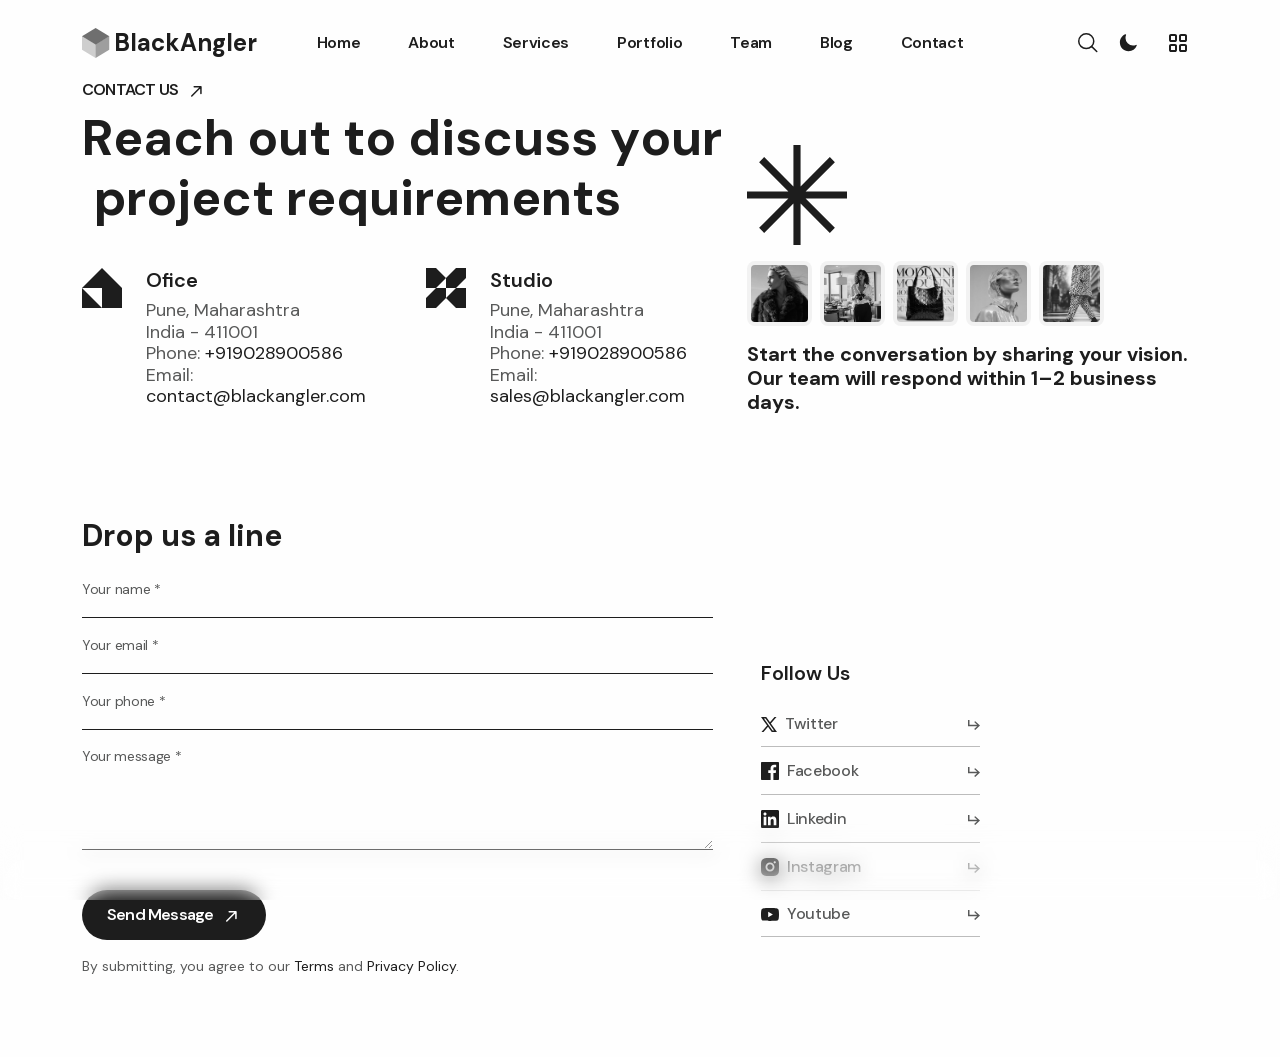
<file: BlackAngler_Web/contact.html>
<!DOCTYPE html><!--4ZiZ5V66l8yAzSgPtjZtd--><html lang="en"><head><meta charset="utf-8"><meta name="viewport" content="width=device-width, initial-scale=1"><link rel="preload" as="image" href="images/favicon.svg"><link rel="stylesheet" href="css/d43ab978ac5b76ce.css" data-precedence="next"><link rel="stylesheet" href="css/fb56b359238d907b.css" data-precedence="next"><link rel="stylesheet" href="css/bc8425a85ffcacc8.css" data-precedence="next"><link rel="stylesheet" href="css/9af952aefcd0f111.css" data-precedence="next"><link rel="preload" as="script" fetchpriority="low" href="js/a051d459769d563e.js"><script src="js/fb1b0b9da3f03023.js" async=""></script><script src="js/d76614cc900597f0.js" async=""></script><script src="js/aee6c7720838f8a2.js" async=""></script><script src="js/turbopack-2c243b32e7f1eb95.js" async=""></script><script src="js/ff1a16fafef87110.js" async=""></script><script src="js/d2be314c3ece3fbe.js" async=""></script><script src="js/73c41c79340b1bca.js" async=""></script><script src="js/cc994c5e95bcce3c.js" async=""></script><script src="js/36732c9f1d593a0d.js" async=""></script><script src="js/93e58aa9aea442e6.js" async=""></script><link rel="preload" href="css/font-awesome-pro.css" as="style"><meta name="next-size-adjust" content=""><title>BlackAngler - Software Development & Business Automation</title><meta name="description" content="BlackAngler - Software Development, AI & Business Automation"><link rel="icon" href="images/favicon.ico" sizes="88x94" type="image/x-icon"><link href="css/font-awesome-pro.css" rel="stylesheet"><script src="js/theme-init.js"></script><script src="js/a6dad97d9634a72d.js" nomodule=""></script></head><body class="dm_sans_aee3dfd5-module__RsCM9q__variable"><div hidden=""><!--$--><!--/$--></div><div class="px-blur-bottom"></div><!--$--><!--$--><!--/$--><div id="top"></div><header><div class="at-header-area at-header-spacing header-transparent"><div class="container"><div class="row align-items-center"><div class="col-xl-2 col-6"><div class="at-header-logo"><a href="index.html"><img alt="BlackAngler" loading="lazy" width="30" height="30" decoding="async" data-nimg="1" style="color:transparent" src="images/favicon.svg"><h6 class="fw-700 fz-24 mb-0">BlackAngler</h6></a></div></div><div class="col-xl-8 mx-auto d-none d-xl-flex justify-content-center"><div class="at-main-menu d-inline-flex justify-content-center"><nav class="at-mobile-menu-active"><ul><li><a href="index.html">Home</a></li><li><a href="about.html">About</a></li><li><a href="services.html">Services</a></li><li><a href="portfolio.html">Portfolio</a></li><li><a href="team.html">Team</a></li><li><a href="blog.html">Blog</a></li><li><a href="contact.html">Contact</a></li></ul></nav></div></div><div class="col-xl-2 col-6"><div class="at-header-right gap-3 d-flex justify-content-end align-items-center"><button type="button" class="at-header-search-btn at-search-click" aria-label="Search"><svg width="20" height="20" viewBox="0 0 20 20" fill="none" xmlns="http://www.w3.org/2000/svg"><path d="M18.7508 18.5233L13.5538 13.392M13.5538 13.392C14.9604 12.0032 15.7506 10.1196 15.7506 8.15551C15.7506 6.19144 14.9604 4.30782 13.5538 2.91902C12.1472 1.53022 10.2395 0.75 8.25028 0.75C6.26108 0.75 4.35336 1.53022 2.94678 2.91902C1.54021 4.30782 0.75 6.19144 0.75 8.15551C0.75 10.1196 1.54021 12.0032 2.94678 13.392C4.35336 14.7808 6.26108 15.561 8.25028 15.561C10.2395 15.561 12.1472 14.7808 13.5538 13.392Z" stroke="currentColor" stroke-width="1.5" stroke-linecap="round" stroke-linejoin="round"></path></svg></button><div class="dark-light-mode"><!--$--><label for="switch" class="toggle dark-light-switcher"><input type="checkbox" class="input" id="switch"><div class="icon icon--moon"><svg xmlns="http://www.w3.org/2000/svg" viewBox="0 0 24 24" fill="currentColor" width="20" height="20"><path fill-rule="evenodd" d="M9.528 1.718a.75.75 0 01.162.819A8.97 8.97 0 009 6a9 9 0 009 9 8.97 8.97 0 003.463-.69.75.75 0 01.981.98 10.503 10.503 0 01-9.694 6.46c-5.799 0-10.5-4.701-10.5-10.5 0-4.368 2.667-8.112 6.46-9.694a.75.75 0 01.818.162z" clip-rule="evenodd"></path></svg></div><div class="icon icon--sun"><svg xmlns="http://www.w3.org/2000/svg" viewBox="0 0 24 24" fill="currentColor" width="28" height="28"><path d="M12 2.25a.75.75 0 01.75.75v2.25a.75.75 0 01-1.5 0V3a.75.75 0 01.75-.75zM7.5 12a4.5 4.5 0 119 0 4.5 4.5 0 01-9 0zM18.894 6.166a.75.75 0 00-1.06-1.06l-1.591 1.59a.75.75 0 101.06 1.061l1.591-1.59zM21.75 12a.75.75 0 01-.75.75h-2.25a.75.75 0 010-1.5H21a.75.75 0 01.75.75zM17.834 18.894a.75.75 0 001.06-1.06l-1.59-1.591a.75.75 0 10-1.061 1.06l1.59 1.591zM12 18a.75.75 0 01.75.75V21a.75.75 0 01-1.5 0v-2.25A.75.75 0 0112 18zM7.758 17.303a.75.75 0 00-1.061-1.06l-1.591 1.59a.75.75 0 001.06 1.061l1.591-1.59zM6 12a.75.75 0 01-.75.75H3a.75.75 0 010-1.5h2.25A.75.75 0 016 12zM6.697 7.757a.75.75 0 001.06-1.06l-1.59-1.591a.75.75 0 00-1.061 1.06l1.59 1.591z"></path></svg></div></label><!--/$--></div><button type="button" class="at-menu-bar at-header-sidebar-btn" aria-label="Open menu"><svg xmlns="http://www.w3.org/2000/svg" width="18" height="18" viewBox="0 0 18 18" fill="none"><path d="M1 2C1 1.73478 1.10536 1.48043 1.29289 1.29289C1.48043 1.10536 1.73478 1 2 1H6C6.26522 1 6.51957 1.10536 6.70711 1.29289C6.89464 1.48043 7 1.73478 7 2V6C7 6.26522 6.89464 6.51957 6.70711 6.70711C6.51957 6.89464 6.26522 7 6 7H2C1.73478 7 1.48043 6.89464 1.29289 6.70711C1.10536 6.51957 1 6.26522 1 6V2ZM11 2C11 1.73478 11.1054 1.48043 11.2929 1.29289C11.4804 1.10536 11.7348 1 12 1H16C16.2652 1 16.5196 1.10536 16.7071 1.29289C16.8946 1.48043 17 1.73478 17 2V6C17 6.26522 16.8946 6.51957 16.7071 6.70711C16.5196 6.89464 16.2652 7 16 7H12C11.7348 7 11.4804 6.89464 11.2929 6.70711C11.1054 6.51957 11 6.26522 11 6V2ZM1 12C1 11.7348 1.10536 11.4804 1.29289 11.2929C1.48043 11.1054 1.73478 11 2 11H6C6.26522 11 6.51957 11.1054 6.70711 11.2929C6.89464 11.4804 7 11.7348 7 12V16C7 16.2652 6.89464 16.5196 6.70711 16.7071C6.51957 16.8946 6.26522 17 6 17H2C1.73478 17 1.48043 16.8946 1.29289 16.7071C1.10536 16.5196 1 16.2652 1 16V12ZM11 12C11 11.7348 11.1054 11.4804 11.2929 11.2929C11.4804 11.1054 11.7348 11 12 11H16C16.2652 11 16.5196 11.1054 16.7071 11.2929C16.8946 11.4804 17 11.7348 17 12V16C17 16.2652 16.8946 16.5196 16.7071 16.7071C16.5196 16.8946 16.2652 17 16 17H12C11.7348 17 11.4804 16.8946 11.2929 16.7071C11.1054 16.5196 11 16.2652 11 16V12Z" stroke="currentColor" stroke-width="2" stroke-linecap="round" stroke-linejoin="round"></path></svg></button></div></div></div></div></div><button id="header-sticky" type="button" class="hamburger-open-btn hamburger-sticky-menu" aria-label="Menu"><span>MENU</span><span class="icon"><svg xmlns="http://www.w3.org/2000/svg" width="24" height="24" viewBox="0 0 24 24" fill="none"><path d="M4 5C4 4.73478 4.10536 4.48043 4.29289 4.29289C4.48043 4.10536 4.73478 4 5 4H9C9.26522 4 9.51957 4.10536 9.70711 4.29289C9.89464 4.48043 10 4.73478 10 5V9C10 9.26522 9.89464 9.51957 9.70711 9.70711C9.51957 9.89464 9.26522 10 9 10H5C4.73478 10 4.48043 9.89464 4.29289 9.70711C4.10536 9.51957 4 9.26522 4 9V5ZM14 5C14 4.73478 14.1054 4.48043 14.2929 4.29289C14.4804 4.10536 14.7348 4 15 4H19C19.2652 4 19.5196 4.10536 19.7071 4.29289C19.8946 4.48043 20 4.73478 20 5V9C20 9.26522 19.8946 9.51957 19.7071 9.70711C19.5196 9.89464 19.2652 10 19 10H15C14.7348 10 14.4804 9.89464 14.2929 9.70711C14.1054 9.51957 14 9.26522 14 9V5ZM4 15C4 14.7348 4.10536 14.4804 4.29289 14.2929C4.48043 14.1054 4.73478 14 5 14H9C9.26522 14 9.51957 14.1054 9.70711 14.2929C9.89464 14.4804 10 14.7348 10 15V19C10 19.2652 9.89464 19.5196 9.70711 19.7071C9.51957 19.8946 9.26522 20 9 20H5C4.73478 20 4.48043 19.8946 4.29289 19.7071C4.10536 19.5196 4 19.2652 4 19V15ZM14 15C14 14.7348 14.1054 14.4804 14.2929 14.2929C14.4804 14.1054 14.7348 14 15 14H19C19.2652 14 19.5196 14.1054 19.7071 14.2929C19.8946 14.4804 20 14.7348 20 15V19C20 19.2652 19.8946 19.5196 19.7071 19.7071C19.5196 19.8946 19.2652 20 19 20H15C14.7348 20 14.4804 19.8946 14.2929 19.7071C14.1054 19.5196 14 19.2652 14 19V15Z" stroke="currentColor" stroke-width="2" stroke-linecap="round" stroke-linejoin="round"></path></svg></span></button></header><div style="display:contents"><div class="at-offcanvas-area"><div class="at-offcanvas"><div class="at-offcanvas-top d-flex align-items-center justify-content-between"><div class="at-offcanvas-logo"><a href="index.html"><img data-width="30" alt="BlackAngler" loading="lazy" width="30" height="30" decoding="async" data-nimg="1" style="color:transparent" src="images/favicon.svg"><h6 class="fw-700 fz-24 mb-0">BlackAngler</h6></a></div><div class="at-offcanvas-close-btn"><button type="button" class="close-btn close-sidebar" aria-label="Close"><svg width="37" height="38" viewBox="0 0 37 38" fill="none" xmlns="http://www.w3.org/2000/svg"><path d="M9.19141 9.80762L27.5762 28.1924" stroke="currentColor" stroke-width="1.5" stroke-linecap="round" stroke-linejoin="round"></path><path d="M9.19141 28.1924L27.5762 9.80761" stroke="currentColor" stroke-width="1.5" stroke-linecap="round" stroke-linejoin="round"></path></svg></button></div></div><div class="at-offcanvas-content d-none d-xl-block"><h3 class="at-offcanvas-title">Howdy!</h3><p class="fz-font-lg">We blend strategy, creativity, and technology to help brands grow, connect, and stand out in an ever-evolving digital world.</p></div><div class="at-offcanvas-menu d-xl-none pb-50"><nav></nav></div><div class="at-offcanvas-gallery d-none d-xl-block"><div class="sec-2-home-5__avatars-row d-flex gap-2"><div class="sec-2-home-5__avatar-sm at-offcanvas-gallery-img"><img alt="" loading="lazy" width="80" height="80" decoding="async" data-nimg="1" class="img-cover" style="color:transparent" srcset="images/image_7.jpg 1x, images/image.jpg 2x" src="images/image.jpg"></div><div class="sec-2-home-5__avatar-sm at-offcanvas-gallery-img"><img alt="" loading="lazy" width="80" height="80" decoding="async" data-nimg="1" class="img-cover" style="color:transparent" srcset="images/image_9.jpg 1x, images/image_1.jpg 2x" src="images/image_1.jpg"></div><div class="sec-2-home-5__avatar-sm at-offcanvas-gallery-img"><img alt="" loading="lazy" width="80" height="80" decoding="async" data-nimg="1" class="img-cover" style="color:transparent" srcset="images/image_5.jpg 1x, images/image_2.jpg 2x" src="images/image_2.jpg"></div><div class="sec-2-home-5__avatar-sm at-offcanvas-gallery-img"><img alt="" loading="lazy" width="80" height="80" decoding="async" data-nimg="1" class="img-cover" style="color:transparent" srcset="images/image_8.jpg 1x, images/image_3.jpg 2x" src="images/image_3.jpg"></div><div class="sec-2-home-5__avatar-sm at-offcanvas-gallery-img"><img alt="" loading="lazy" width="80" height="80" decoding="async" data-nimg="1" class="img-cover" style="color:transparent" srcset="images/image_6.jpg 1x, images/image_4.jpg 2x" src="images/image_4.jpg"></div></div></div><div class="at-offcanvas-contact"><h5 class="at-offcanvas-title sm">Get in touch</h5><ul><li><a class="fz-font-lg" href="tel:+91 90289 00586">+91 90289 00586</a></li><li><a class="fz-font-lg" href="mailto:contact@blackangler.com">contact@blackangler.com</a></li><li><a class="fz-font-lg" href="#">Pune, Maharashtra <br>India - 411001</a></li></ul></div><div class="at-offcanvas-social"><h3 class="at-offcanvas-title sm">Follow Us</h3><ul class="at-offcanvas-social__grid"><li><a href="#" class="at-offcanvas-social__link" aria-label="Twitter"><svg xmlns="http://www.w3.org/2000/svg" width="18" height="18" viewBox="0 0 18 18" fill="none" aria-hidden="true"><path fill-rule="evenodd" clip-rule="evenodd" d="M0 0H5.25L8.98421 5.21053L13.5 0H15.5L9.8895 6.47368L16 15H10.75L7.01579 9.7895L2.5 15H0.5L6.11053 8.52632L0 0ZM11.5204 13.5L2.92043 1.5H4.47957L13.0796 13.5H11.5204Z" fill="currentColor"></path></svg><span>Twitter</span></a></li><li><a href="#" class="at-offcanvas-social__link" aria-label="Facebook"><svg xmlns="http://www.w3.org/2000/svg" width="18" height="18" viewBox="0 0 18 18" fill="none" aria-hidden="true"><path fill-rule="evenodd" clip-rule="evenodd" d="M12.4024 18V11.0344H14.7347L15.0838 8.3265H12.4024V6.59765C12.4024 5.81364 12.62 5.27934 13.7443 5.27934L15.1783 5.27867V2.85676C14.9302 2.82382 14.0791 2.75006 13.0888 2.75006C11.0213 2.75006 9.606 4.01198 9.606 6.32952V8.3265H7.2677V11.0344H9.606V18H1C0.44772 18 0 17.5523 0 17V1C0 0.44772 0.44772 0 1 0H17C17.5523 0 18 0.44772 18 1V17C18 17.5523 17.5523 18 17 18H12.4024Z" fill="currentColor"></path></svg><span>Facebook</span></a></li><li><a href="#" class="at-offcanvas-social__link" aria-label="LinkedIn"><svg xmlns="http://www.w3.org/2000/svg" width="18" height="18" viewBox="0 0 18 18" fill="none" aria-hidden="true"><path fill-rule="evenodd" clip-rule="evenodd" d="M15.3352 15.339H12.6697V11.1622C12.6697 10.1662 12.6495 8.8845 11.2807 8.8845C9.89102 8.8845 9.67872 9.9683 9.67872 11.0887V15.339H7.01322V6.75H9.57372V7.9207H9.60822C9.96602 7.2457 10.836 6.53325 12.1357 6.53325C14.8365 6.53325 15.336 8.3108 15.336 10.6245L15.3352 15.339ZM4.00275 5.57475C3.14475 5.57475 2.4555 4.88025 2.4555 4.026C2.4555 3.1725 3.1455 2.47875 4.00275 2.47875C4.85775 2.47875 5.55075 3.1725 5.55075 4.026C5.55075 4.88025 4.857 5.57475 4.00275 5.57475ZM5.33925 15.339H2.66625V6.75H5.33925V15.339ZM16.6687 0H1.32825C0.594 0 0 0.5805 0 1.29675V16.7033C0 17.4202 0.594 18 1.32825 18H16.6665C17.4 18 18 17.4202 18 16.7033V1.29675C18 0.5805 17.4 0 16.6665 0H16.6687Z" fill="currentColor"></path></svg><span>Linkedin</span></a></li><li><a href="#" class="at-offcanvas-social__link" aria-label="Instagram"><svg xmlns="http://www.w3.org/2000/svg" width="18" height="18" viewBox="0 0 18 18" fill="none" aria-hidden="true"><path fill-rule="evenodd" clip-rule="evenodd" d="M9.92475 0C10.9376 0.00167406 11.4509 0.00703828 11.8945 0.0202418L12.0692 0.025948C12.2709 0.0331213 12.47 0.0421215 12.7101 0.0533719C13.6678 0.0976265 14.3211 0.249129 14.8949 0.471887C15.4881 0.700648 15.9892 1.00966 16.4894 1.50993C16.9889 2.0102 17.298 2.51271 17.5275 3.10448C17.7494 3.67751 17.901 4.33153 17.946 5.28931C17.9567 5.52933 17.9653 5.72841 17.9725 5.93024L17.9781 6.10492C17.9913 6.5484 17.9973 7.06177 17.9992 8.07471L17.9999 8.74577C18 8.82777 18 8.91237 18 8.99967L17.9999 9.25357L17.9994 9.92472C17.9977 10.9376 17.9923 11.451 17.9791 11.8944L17.9734 12.0691C17.9662 12.271 17.9572 12.4701 17.946 12.7101C17.9017 13.6679 17.7494 14.3211 17.5275 14.8949C17.2987 15.4882 16.9889 15.9892 16.4894 16.4895C15.9892 16.989 15.4859 17.298 14.8949 17.5275C14.3211 17.7495 13.6678 17.901 12.7101 17.946C12.47 17.9567 12.2709 17.9654 12.0692 17.9725L11.8945 17.9781C11.4509 17.9914 10.9376 17.9973 9.92475 17.9993L9.25359 18C9.1716 18 9.087 18 8.99969 18H8.7458L8.07464 17.9994C7.06175 17.9977 6.54839 17.9924 6.1049 17.9791L5.93022 17.9734C5.72839 17.9662 5.5293 17.9572 5.2893 17.946C4.33151 17.9018 3.67899 17.7495 3.10448 17.5275C2.51195 17.2988 2.01018 16.989 1.50992 16.4895C1.00965 15.9892 0.701394 15.4859 0.471886 14.8949C0.249129 14.3211 0.0983735 13.6679 0.053372 12.7101C0.0426796 12.4701 0.0339582 12.271 0.026893 12.0691L0.0212318 11.8944C0.00806435 11.451 0.00206123 10.9376 0.000117163 9.92472L0 8.07471C0.00167406 7.06177 0.00702925 6.5484 0.0202327 6.10492L0.0259479 5.93024C0.0331212 5.72841 0.0421216 5.52933 0.053372 5.28931C0.0976175 4.33078 0.249129 3.67825 0.471886 3.10448C0.700638 2.51196 1.00965 2.0102 1.50992 1.50993C2.01018 1.00966 2.51271 0.701396 3.10448 0.471887C3.67825 0.249129 4.33077 0.0983735 5.2893 0.0533719C5.5293 0.0426885 5.72839 0.0339673 5.93022 0.026902L6.1049 0.0212407C6.54839 0.00806417 7.06175 0.00206102 8.07464 0.000116949L9.92475 0ZM8.99969 4.49953C6.51298 4.49953 4.49952 6.51518 4.49952 8.99967C4.49952 11.4864 6.51517 13.4998 8.99969 13.4998C11.4864 13.4998 13.4998 11.4842 13.4998 8.99967C13.4998 6.513 11.4841 4.49953 8.99969 4.49953ZM8.99969 6.2996C10.491 6.2996 11.6998 7.50805 11.6998 8.99967C11.6998 10.4909 10.4913 11.6998 8.99969 11.6998C7.50843 11.6998 6.29958 10.4914 6.29958 8.99967C6.29958 7.50841 7.50798 6.2996 8.99969 6.2996ZM13.7249 3.14949C13.1045 3.14949 12.5998 3.65342 12.5998 4.27376C12.5998 4.89411 13.1037 5.39882 13.7249 5.39882C14.3452 5.39882 14.8499 4.89489 14.8499 4.27376C14.8499 3.65342 14.3443 3.14871 13.7249 3.14949Z" fill="currentColor"></path></svg><span>Instagram</span></a></li><li><a href="#" class="at-offcanvas-social__link" aria-label="Youtube"><svg xmlns="http://www.w3.org/2000/svg" width="18" height="13" viewBox="0 0 18 13" fill="none" aria-hidden="true"><path fill-rule="evenodd" clip-rule="evenodd" d="M16.0322 0.388283C16.8071 0.602295 17.4162 1.23059 17.6237 2.03009C17.9985 3.47775 18 6.49997 18 6.49997C18 6.49997 18 9.52214 17.6237 10.9698C17.4162 11.7694 16.8071 12.3977 16.0322 12.6116C14.6291 13 8.99997 13 8.99997 13C8.99997 13 3.37092 13 1.96772 12.6116C1.1928 12.3977 0.583804 11.7694 0.376354 10.9698C-3.83173e-08 9.52214 0 6.49997 0 6.49997C0 6.49997 -3.83173e-08 3.47775 0.376354 2.03009C0.583804 1.23059 1.1928 0.602295 1.96772 0.388283C3.37092 1.18595e-07 8.99997 0 8.99997 0C8.99997 0 14.6291 1.18595e-07 16.0322 0.388283ZM11.8751 6.50027L7.19879 9.2855V3.71499L11.8751 6.50027Z" fill="currentColor"></path></svg><span>Youtube</span></a></li></ul></div></div></div><div class="body-overlay sidebar-overlay" aria-hidden="true"></div><div class="at-offcanvas-2-area"><div class="offcanvas-bg"></div><div class="at-offcanvas-2-wrapper offcanvas-menu sidebar-left"><div class="at-offcanvas-2-left"><div class="at-header-logo d-flex justify-content-between align-items-center mb-50"><a href="index.html"><img data-width="30" alt="BlackAngler" loading="lazy" width="30" height="30" decoding="async" data-nimg="1" class="dark-mode-invert" style="color:transparent" src="images/favicon.svg"><h6 class="fw-700 fz-24 mb-0">BlackAngler</h6></a><span class="hamburger-close-btn close-sidebar" role="button" tabindex="0" aria-label="Close"><svg width="37" height="38" viewBox="0 0 37 38" fill="none" xmlns="http://www.w3.org/2000/svg"><path d="M9.19141 9.80762L27.5762 28.1924" stroke="currentColor" stroke-width="1.5" stroke-linecap="round" stroke-linejoin="round"></path><path d="M9.19141 28.1924L27.5762 9.80761" stroke="currentColor" stroke-width="1.5" stroke-linecap="round" stroke-linejoin="round"></path></svg></span></div><div class="at-offcanvas-menu counter-row"><nav></nav></div><div class="at-offcanvas-social"><ul class="at-offcanvas-social__grid"><li><a href="#" class="at-offcanvas-social__link" aria-label="Twitter"><svg xmlns="http://www.w3.org/2000/svg" width="18" height="18" viewBox="0 0 18 18" fill="none" aria-hidden="true"><path fill-rule="evenodd" clip-rule="evenodd" d="M0 0H5.25L8.98421 5.21053L13.5 0H15.5L9.8895 6.47368L16 15H10.75L7.01579 9.7895L2.5 15H0.5L6.11053 8.52632L0 0ZM11.5204 13.5L2.92043 1.5H4.47957L13.0796 13.5H11.5204Z" fill="currentColor"></path></svg><span>Twitter</span></a></li><li><a href="#" class="at-offcanvas-social__link" aria-label="Facebook"><svg xmlns="http://www.w3.org/2000/svg" width="18" height="18" viewBox="0 0 18 18" fill="none" aria-hidden="true"><path fill-rule="evenodd" clip-rule="evenodd" d="M12.4024 18V11.0344H14.7347L15.0838 8.3265H12.4024V6.59765C12.4024 5.81364 12.62 5.27934 13.7443 5.27934L15.1783 5.27867V2.85676C14.9302 2.82382 14.0791 2.75006 13.0888 2.75006C11.0213 2.75006 9.606 4.01198 9.606 6.32952V8.3265H7.2677V11.0344H9.606V18H1C0.44772 18 0 17.5523 0 17V1C0 0.44772 0.44772 0 1 0H17C17.5523 0 18 0.44772 18 1V17C18 17.5523 17.5523 18 17 18H12.4024Z" fill="currentColor"></path></svg><span>Facebook</span></a></li><li><a href="#" class="at-offcanvas-social__link" aria-label="LinkedIn"><svg xmlns="http://www.w3.org/2000/svg" width="18" height="18" viewBox="0 0 18 18" fill="none" aria-hidden="true"><path fill-rule="evenodd" clip-rule="evenodd" d="M15.3352 15.339H12.6697V11.1622C12.6697 10.1662 12.6495 8.8845 11.2807 8.8845C9.89102 8.8845 9.67872 9.9683 9.67872 11.0887V15.339H7.01322V6.75H9.57372V7.9207H9.60822C9.96602 7.2457 10.836 6.53325 12.1357 6.53325C14.8365 6.53325 15.336 8.3108 15.336 10.6245L15.3352 15.339ZM4.00275 5.57475C3.14475 5.57475 2.4555 4.88025 2.4555 4.026C2.4555 3.1725 3.1455 2.47875 4.00275 2.47875C4.85775 2.47875 5.55075 3.1725 5.55075 4.026C5.55075 4.88025 4.857 5.57475 4.00275 5.57475ZM5.33925 15.339H2.66625V6.75H5.33925V15.339ZM16.6687 0H1.32825C0.594 0 0 0.5805 0 1.29675V16.7033C0 17.4202 0.594 18 1.32825 18H16.6665C17.4 18 18 17.4202 18 16.7033V1.29675C18 0.5805 17.4 0 16.6665 0H16.6687Z" fill="currentColor"></path></svg><span>Linkedin</span></a></li><li><a href="#" class="at-offcanvas-social__link" aria-label="Instagram"><svg xmlns="http://www.w3.org/2000/svg" width="18" height="18" viewBox="0 0 18 18" fill="none" aria-hidden="true"><path fill-rule="evenodd" clip-rule="evenodd" d="M9.92475 0C10.9376 0.00167406 11.4509 0.00703828 11.8945 0.0202418L12.0692 0.025948C12.2709 0.0331213 12.47 0.0421215 12.7101 0.0533719C13.6678 0.0976265 14.3211 0.249129 14.8949 0.471887C15.4881 0.700648 15.9892 1.00966 16.4894 1.50993C16.9889 2.0102 17.298 2.51271 17.5275 3.10448C17.7494 3.67751 17.901 4.33153 17.946 5.28931C17.9567 5.52933 17.9653 5.72841 17.9725 5.93024L17.9781 6.10492C17.9913 6.5484 17.9973 7.06177 17.9992 8.07471L17.9999 8.74577C18 8.82777 18 8.91237 18 8.99967L17.9999 9.25357L17.9994 9.92472C17.9977 10.9376 17.9923 11.451 17.9791 11.8944L17.9734 12.0691C17.9662 12.271 17.9572 12.4701 17.946 12.7101C17.9017 13.6679 17.7494 14.3211 17.5275 14.8949C17.2987 15.4882 16.9889 15.9892 16.4894 16.4895C15.9892 16.989 15.4859 17.298 14.8949 17.5275C14.3211 17.7495 13.6678 17.901 12.7101 17.946C12.47 17.9567 12.2709 17.9654 12.0692 17.9725L11.8945 17.9781C11.4509 17.9914 10.9376 17.9973 9.92475 17.9993L9.25359 18C9.1716 18 9.087 18 8.99969 18H8.7458L8.07464 17.9994C7.06175 17.9977 6.54839 17.9924 6.1049 17.9791L5.93022 17.9734C5.72839 17.9662 5.5293 17.9572 5.2893 17.946C4.33151 17.9018 3.67899 17.7495 3.10448 17.5275C2.51195 17.2988 2.01018 16.989 1.50992 16.4895C1.00965 15.9892 0.701394 15.4859 0.471886 14.8949C0.249129 14.3211 0.0983735 13.6679 0.053372 12.7101C0.0426796 12.4701 0.0339582 12.271 0.026893 12.0691L0.0212318 11.8944C0.00806435 11.451 0.00206123 10.9376 0.000117163 9.92472L0 8.07471C0.00167406 7.06177 0.00702925 6.5484 0.0202327 6.10492L0.0259479 5.93024C0.0331212 5.72841 0.0421216 5.52933 0.053372 5.28931C0.0976175 4.33078 0.249129 3.67825 0.471886 3.10448C0.700638 2.51196 1.00965 2.0102 1.50992 1.50993C2.01018 1.00966 2.51271 0.701396 3.10448 0.471887C3.67825 0.249129 4.33077 0.0983735 5.2893 0.0533719C5.5293 0.0426885 5.72839 0.0339673 5.93022 0.026902L6.1049 0.0212407C6.54839 0.00806417 7.06175 0.00206102 8.07464 0.000116949L9.92475 0ZM8.99969 4.49953C6.51298 4.49953 4.49952 6.51518 4.49952 8.99967C4.49952 11.4864 6.51517 13.4998 8.99969 13.4998C11.4864 13.4998 13.4998 11.4842 13.4998 8.99967C13.4998 6.513 11.4841 4.49953 8.99969 4.49953ZM8.99969 6.2996C10.491 6.2996 11.6998 7.50805 11.6998 8.99967C11.6998 10.4909 10.4913 11.6998 8.99969 11.6998C7.50843 11.6998 6.29958 10.4914 6.29958 8.99967C6.29958 7.50841 7.50798 6.2996 8.99969 6.2996ZM13.7249 3.14949C13.1045 3.14949 12.5998 3.65342 12.5998 4.27376C12.5998 4.89411 13.1037 5.39882 13.7249 5.39882C14.3452 5.39882 14.8499 4.89489 14.8499 4.27376C14.8499 3.65342 14.3443 3.14871 13.7249 3.14949Z" fill="currentColor"></path></svg><span>Instagram</span></a></li><li><a href="#" class="at-offcanvas-social__link" aria-label="Youtube"><svg xmlns="http://www.w3.org/2000/svg" width="18" height="13" viewBox="0 0 18 13" fill="none" aria-hidden="true"><path fill-rule="evenodd" clip-rule="evenodd" d="M16.0322 0.388283C16.8071 0.602295 17.4162 1.23059 17.6237 2.03009C17.9985 3.47775 18 6.49997 18 6.49997C18 6.49997 18 9.52214 17.6237 10.9698C17.4162 11.7694 16.8071 12.3977 16.0322 12.6116C14.6291 13 8.99997 13 8.99997 13C8.99997 13 3.37092 13 1.96772 12.6116C1.1928 12.3977 0.583804 11.7694 0.376354 10.9698C-3.83173e-08 9.52214 0 6.49997 0 6.49997C0 6.49997 -3.83173e-08 3.47775 0.376354 2.03009C0.583804 1.23059 1.1928 0.602295 1.96772 0.388283C3.37092 1.18595e-07 8.99997 0 8.99997 0C8.99997 0 14.6291 1.18595e-07 16.0322 0.388283ZM11.8751 6.50027L7.19879 9.2855V3.71499L11.8751 6.50027Z" fill="currentColor"></path></svg><span>Youtube</span></a></li></ul></div><span class="hamburger-close-btn hamburger-mobile-close-btn close-sidebar d-md-none" role="button" tabindex="0" aria-label="Close">CLOSE</span></div></div></div></div><div class="at-search-body-overlay " role="button" tabindex="0" aria-label="Close search"></div><div class="at-search-form-toggle "><div class="container"><div class="row mb-60"><div class="col-lg-12"><div class="at-search-top d-flex justify-content-between align-items-center"><div class="at-header-logo at-search-logo"><a href="index.html"><img data-width="30" src="images/favicon.svg" alt="BlackAngler"><h6 class="fw-700 fz-24 mb-0">BlackAngler</h6></a></div><button type="button" class="at-search-close" aria-label="Close search"><i class="fa-light fa-xmark"></i></button></div></div></div><div class="row justify-content-center"><div class="col-lg-12"><div class="at-search-form"><form action="#"><div class="at-search-form-input"><input type="text" placeholder="Find what you need…" required=""><span class="at-search-focus-border"></span><button class="at-search-form-btn at-btn" type="submit"><span><span class="text-1">Search</span><span class="text-2">Search</span></span><i class="icon-arrow-right"><svg xmlns="http://www.w3.org/2000/svg" width="14" height="12" viewBox="0 0 14 12" fill="none"><path d="M8.33333 1L13 5.66667M13 5.66667L8.33333 10.3333M13 5.66667H1" stroke="currentColor" stroke-width="2" stroke-linecap="round" stroke-linejoin="round"></path></svg><svg xmlns="http://www.w3.org/2000/svg" width="14" height="12" viewBox="0 0 14 12" fill="none"><path d="M8.33333 1L13 5.66667M13 5.66667L8.33333 10.3333M13 5.66667H1" stroke="currentColor" stroke-width="2" stroke-linecap="round" stroke-linejoin="round"></path></svg></i></button></div></form></div></div><div class="col-12"><div class="at-categories"><h3 class="at-categories-title">Popular searches</h3><ul class="at-categories-list"><li><a class="at-categories-item" href="#">UI / UX Design</a></li><li><a class="at-categories-item" href="#">Photography</a></li><li><a class="at-categories-item" href="#">Digital Marketing</a></li><li><a class="at-categories-item" href="#">Creative</a></li><li><a class="at-categories-item" href="#">Innovative</a></li><li><a class="at-categories-item" href="#">Visionary</a></li><li><a class="at-categories-item" href="#">Disruptive</a></li><li><a class="at-categories-item" href="#">Adaptive</a></li><li><a class="at-categories-item" href="#">Reliable</a></li><li><a class="at-categories-item" href="#">Scalable</a></li><li><a class="at-categories-item" href="#">Impactful</a></li><li><a class="at-categories-item" href="#">Dynamic</a></li></ul></div></div></div></div></div><div id="smooth-wrapper"><div id="smooth-content" class="z-index-3"><main class="bg-neutral-0"><section class="sec-1-contact overflow-hidden pt-120"><div class="container"><div class="row align-items-end"><div class="col-xxl-6 col-lg-7"><div class="at-about-title-wrap mb-30"><span class="at-btn common-black bg-transparent mb-10 rounded-0 p-0"><span class="text-uppercase"><span class="text-1">cONTACT US</span><span class="text-2">cONTACT US</span></span><i><svg width="11" height="11" viewBox="0 0 11 11" fill="none" xmlns="http://www.w3.org/2000/svg"><path d="M0.21967 9.40717C-0.0732232 9.70006 -0.0732232 10.1749 0.21967 10.4678C0.512563 10.7607 0.987437 10.7607 1.28033 10.4678L0.21967 9.40717ZM10.6875 0.75C10.6875 0.335786 10.3517 2.97145e-09 9.9375 1.50485e-07L3.1875 -2.70983e-07C2.77329 -2.70983e-07 2.4375 0.335786 2.4375 0.75C2.4375 1.16421 2.77329 1.5 3.1875 1.5H9.1875V7.5C9.1875 7.91421 9.52329 8.25 9.9375 8.25C10.3517 8.25 10.6875 7.91421 10.6875 7.5L10.6875 0.75ZM0.75 9.9375L1.28033 10.4678L10.4678 1.28033L9.9375 0.75L9.40717 0.21967L0.21967 9.40717L0.75 9.9375Z" fill="currentColor"></path></svg><svg width="11" height="11" viewBox="0 0 11 11" fill="none" xmlns="http://www.w3.org/2000/svg"><path d="M0.21967 9.40717C-0.0732232 9.70006 -0.0732232 10.1749 0.21967 10.4678C0.512563 10.7607 0.987437 10.7607 1.28033 10.4678L0.21967 9.40717ZM10.6875 0.75C10.6875 0.335786 10.3517 2.97145e-09 9.9375 1.50485e-07L3.1875 -2.70983e-07C2.77329 -2.70983e-07 2.4375 0.335786 2.4375 0.75C2.4375 1.16421 2.77329 1.5 3.1875 1.5H9.1875V7.5C9.1875 7.91421 9.52329 8.25 9.9375 8.25C10.3517 8.25 10.6875 7.91421 10.6875 7.5L10.6875 0.75ZM0.75 9.9375L1.28033 10.4678L10.4678 1.28033L9.9375 0.75L9.40717 0.21967L0.21967 9.40717L0.75 9.9375Z" fill="currentColor"></path></svg></i></span><h2 class="at-section-title reveal-text mb-lg-0 mb-4"><span class="split-word" style="white-space:nowrap;display:inline-block"><span class="split-char" style="display:inline-block">R</span><span class="split-char" style="display:inline-block">e</span><span class="split-char" style="display:inline-block">a</span><span class="split-char" style="display:inline-block">c</span><span class="split-char" style="display:inline-block">h</span></span><span class="split-char" style="display:inline-block"> </span><span class="split-word" style="white-space:nowrap;display:inline-block"><span class="split-char" style="display:inline-block">o</span><span class="split-char" style="display:inline-block">u</span><span class="split-char" style="display:inline-block">t</span></span><span class="split-char" style="display:inline-block"> </span><span class="split-word" style="white-space:nowrap;display:inline-block"><span class="split-char" style="display:inline-block">t</span><span class="split-char" style="display:inline-block">o</span></span><span class="split-char" style="display:inline-block"> </span><span class="split-word" style="white-space:nowrap;display:inline-block"><span class="split-char" style="display:inline-block">d</span><span class="split-char" style="display:inline-block">i</span><span class="split-char" style="display:inline-block">s</span><span class="split-char" style="display:inline-block">c</span><span class="split-char" style="display:inline-block">u</span><span class="split-char" style="display:inline-block">s</span><span class="split-char" style="display:inline-block">s</span></span><span class="split-char" style="display:inline-block"> </span><span class="split-word" style="white-space:nowrap;display:inline-block"><span class="split-char" style="display:inline-block">y</span><span class="split-char" style="display:inline-block">o</span><span class="split-char" style="display:inline-block">u</span><span class="split-char" style="display:inline-block">r</span></span><span class="split-char" style="display:inline-block"> </span><span class="split-word" style="white-space:nowrap;display:inline-block"><span class="split-char" style="display:inline-block">p</span><span class="split-char" style="display:inline-block">r</span><span class="split-char" style="display:inline-block">o</span><span class="split-char" style="display:inline-block">j</span><span class="split-char" style="display:inline-block">e</span><span class="split-char" style="display:inline-block">c</span><span class="split-char" style="display:inline-block">t</span></span><span class="split-char" style="display:inline-block"> </span><span class="split-word" style="white-space:nowrap;display:inline-block"><span class="split-char" style="display:inline-block">r</span><span class="split-char" style="display:inline-block">e</span><span class="split-char" style="display:inline-block">q</span><span class="split-char" style="display:inline-block">u</span><span class="split-char" style="display:inline-block">i</span><span class="split-char" style="display:inline-block">r</span><span class="split-char" style="display:inline-block">e</span><span class="split-char" style="display:inline-block">m</span><span class="split-char" style="display:inline-block">e</span><span class="split-char" style="display:inline-block">n</span><span class="split-char" style="display:inline-block">t</span><span class="split-char" style="display:inline-block">s</span></span></h2><div class="at-about-content d-flex flex-md-row flex-column justify-content-between gap-4 pt-40"><div class="d-flex gap-4 w-lg-50"><div class="icon"><svg xmlns="http://www.w3.org/2000/svg" width="40" height="40" viewBox="0 0 40 40" fill="none"><path d="M20 40V20H0L20 0L40 20V40H20Z" fill="currentColor"></path><path d="M0 20L20 40H0V20Z" fill="currentColor"></path></svg></div><div><h6 class="fw-600">Ofice</h6><span class="fz-font-md neutral-500">Pune, Maharashtra<br class="d-block">India - 411001<br class="d-block">Phone:<!-- --> <span class="neutral-900"><a href="tel:+919028900586">+919028900586</a></span><br class="d-block">Email:<!-- --> <span class="neutral-900"><a href="mailto:contact@blackangler.com">contact@blackangler.com</a></span></span></div></div><div class="d-flex gap-4 w-lg-50"><div class="icon"><svg xmlns="http://www.w3.org/2000/svg" width="40" height="40" viewBox="0 0 40 40" fill="none"><path d="M20 20V10L30 0H40V10L30 20H20Z" fill="currentColor"></path><path d="M20 30V20H10L20 10L10 0H0V20H10L0 30V40H10L20 30Z" fill="currentColor"></path><path d="M20 30L30 40H40V20H30L20 30Z" fill="currentColor"></path></svg></div><div><h6 class="fw-600">Studio</h6><span class="fz-font-md neutral-500">Pune, Maharashtra<br class="d-block">India - 411001<br class="d-block">Phone:<!-- --> <span class="neutral-900"><a href="tel:+919028900586">+919028900586</a></span><br class="d-block">Email:<!-- --> <span class="neutral-900"><a href="mailto:sales@blackangler.com">sales@blackangler.com</a></span></span></div></div></div></div></div><div class="col-xxl-4 col-lg-5 col-md-8 ms-xxl-auto position-relative"><div class="scroll-rotate d-md-inline-block d-none"><div class="icon"><svg xmlns="http://www.w3.org/2000/svg" width="100" height="100" viewBox="0 0 100 100" fill="none"><path fill-rule="evenodd" clip-rule="evenodd" d="M53.5715 0H46.4286V41.3778L17.17 12.1193L12.1193 17.17L41.3778 46.4286H0V53.5715H41.3778L12.1193 82.83L17.17 87.8805L46.4286 58.622V100H53.5715V58.622L82.83 87.8805L87.8805 82.83L58.622 53.5715H100V46.4286H58.622L87.8805 17.17L82.83 12.1193L53.5715 41.3778V0Z" fill="currentColor"></path></svg></div></div><div class="sec-2-home-5__avatars-row d-flex gap-2 py-3"><div class="sec-2-home-5__avatar-sm at-offcanvas-gallery-img "><img alt="BlackAngler" loading="lazy" width="65" height="65" decoding="async" data-nimg="1" class="img-cover" style="color:transparent" srcset="images/image_7.jpg 1x, images/image.jpg 2x" src="images/image.jpg"></div><div class="sec-2-home-5__avatar-sm at-offcanvas-gallery-img "><img alt="BlackAngler" loading="lazy" width="65" height="65" decoding="async" data-nimg="1" class="img-cover" style="color:transparent" srcset="images/image_9.jpg 1x, images/image_1.jpg 2x" src="images/image_1.jpg"></div><div class="sec-2-home-5__avatar-sm at-offcanvas-gallery-img "><img alt="BlackAngler" loading="lazy" width="65" height="65" decoding="async" data-nimg="1" class="img-cover" style="color:transparent" srcset="images/image_5.jpg 1x, images/image_2.jpg 2x" src="images/image_2.jpg"></div><div class="sec-2-home-5__avatar-sm at-offcanvas-gallery-img "><img alt="BlackAngler" loading="lazy" width="65" height="65" decoding="async" data-nimg="1" class="img-cover" style="color:transparent" srcset="images/image_8.jpg 1x, images/image_3.jpg 2x" src="images/image_3.jpg"></div><div class="sec-2-home-5__avatar-sm at-offcanvas-gallery-img d-none d-md-block"><img alt="BlackAngler" loading="lazy" width="65" height="65" decoding="async" data-nimg="1" class="img-cover" style="color:transparent" srcset="images/image_6.jpg 1x, images/image_4.jpg 2x" src="images/image_4.jpg"></div></div><h6 class="mb-4 fz-font-lg">Start the conversation by sharing your vision. <br>Our team will respond within 1–2 business days.</h6></div></div><div class="row g-5 pt-120 align-items-end"><div class="col-xxl-6 col-lg-7"><h4>Drop us a line</h4><form class="sec-4-about-form" action="#" method="post"><div class="sec-4-about-form__field"><input type="text" class="sec-4-about-form__input" placeholder="Your name *" required="" aria-label="Your name" name="name"></div><div class="sec-4-about-form__field"><input type="email" class="sec-4-about-form__input" placeholder="Your email *" required="" aria-label="Your email" name="email"></div><div class="sec-4-about-form__field"><input type="tel" class="sec-4-about-form__input" placeholder="Your phone *" required="" aria-label="Your phone" name="phone"></div><div class="sec-4-about-form__field"><textarea class="sec-4-about-form__input sec-4-about-form__textarea" name="message" placeholder="Your message *" rows="5" required="" aria-label="Your message"></textarea></div><div class="sec-4-about-form__actions"><button type="submit" class="sec-4-about-form__btn at-btn"><span><span class="text-1 text-capitalize">Send Message</span><span class="text-2 text-capitalize">Send Message</span></span><i><svg width="11" height="11" viewBox="0 0 11 11" fill="none" xmlns="http://www.w3.org/2000/svg"><path d="M0.21967 9.40717C-0.0732232 9.70006 -0.0732232 10.1749 0.21967 10.4678C0.512563 10.7607 0.987437 10.7607 1.28033 10.4678L0.21967 9.40717ZM10.6875 0.75C10.6875 0.335786 10.3517 2.97145e-09 9.9375 1.50485e-07L3.1875 -2.70983e-07C2.77329 -2.70983e-07 2.4375 0.335786 2.4375 0.75C2.4375 1.16421 2.77329 1.5 3.1875 1.5H9.1875V7.5C9.1875 7.91421 9.52329 8.25 9.9375 8.25C10.3517 8.25 10.6875 7.91421 10.6875 7.5L10.6875 0.75ZM0.75 9.9375L1.28033 10.4678L10.4678 1.28033L9.9375 0.75L9.40717 0.21967L0.21967 9.40717L0.75 9.9375Z" fill="currentColor"></path></svg><svg width="11" height="11" viewBox="0 0 11 11" fill="none" xmlns="http://www.w3.org/2000/svg"><path d="M0.21967 9.40717C-0.0732232 9.70006 -0.0732232 10.1749 0.21967 10.4678C0.512563 10.7607 0.987437 10.7607 1.28033 10.4678L0.21967 9.40717ZM10.6875 0.75C10.6875 0.335786 10.3517 2.97145e-09 9.9375 1.50485e-07L3.1875 -2.70983e-07C2.77329 -2.70983e-07 2.4375 0.335786 2.4375 0.75C2.4375 1.16421 2.77329 1.5 3.1875 1.5H9.1875V7.5C9.1875 7.91421 9.52329 8.25 9.9375 8.25C10.3517 8.25 10.6875 7.91421 10.6875 7.5L10.6875 0.75ZM0.75 9.9375L1.28033 10.4678L10.4678 1.28033L9.9375 0.75L9.40717 0.21967L0.21967 9.40717L0.75 9.9375Z" fill="currentColor"></path></svg></i></button></div><p class="sec-4-about-form__disclaimer">By submitting, you agree to our<!-- --> <a class="sec-4-about-form__link" href="#">Terms</a> <!-- -->and<!-- --> <a class="sec-4-about-form__link" href="#">Privacy Policy</a>.</p></form></div><div class="col-xxl-4 col-lg-5 ms-auto pb-40"><h6 class="fw-600 mb-3">Follow Us</h6><div class="alt-footer-social-item white-mode w-50"><ul><li><a href="#"><span class="d-flex align-items-center gap-2"><div class="icon-social"><svg xmlns="http://www.w3.org/2000/svg" width="16" height="15" viewBox="0 0 16 15" fill="none"><path fill-rule="evenodd" clip-rule="evenodd" d="M0 0H5.25L8.98421 5.21053L13.5 0H15.5L9.8895 6.47368L16 15H10.75L7.01579 9.7895L2.5 15H0.5L6.11053 8.52632L0 0ZM11.5204 13.5L2.92043 1.5H4.47957L13.0796 13.5H11.5204Z" fill="currentColor"></path></svg></div>Twitter</span><div class="icon"><svg xmlns="http://www.w3.org/2000/svg" width="12" height="10" viewBox="0 0 12 10" fill="none"><path d="M7.60201e-05 6.26559L0 2.03894e-05L1.49997 -4.58971e-07L1.50004 4.87322L9.12873 4.87329L6.16652 2.12355L7.22714 1.139L12 5.56948L7.22713 10L6.16652 9.01545L9.12876 6.26566L7.60201e-05 6.26559Z" fill="currentColor"></path></svg></div></a></li><li><a href="#"><span class="d-flex align-items-center gap-2"><div class="icon-social"><svg xmlns="http://www.w3.org/2000/svg" width="18" height="18" viewBox="0 0 18 18" fill="none"><path d="M12.4024 18V11.0344H14.7347L15.0838 8.3265H12.4024V6.59765C12.4024 5.81364 12.62 5.27934 13.7443 5.27934L15.1783 5.27867V2.85676C14.9302 2.82382 14.0791 2.75006 13.0888 2.75006C11.0213 2.75006 9.606 4.01198 9.606 6.32952V8.3265H7.2677V11.0344H9.606V18H1C0.44772 18 0 17.5523 0 17V1C0 0.44772 0.44772 0 1 0H17C17.5523 0 18 0.44772 18 1V17C18 17.5523 17.5523 18 17 18H12.4024Z" fill="currentColor"></path></svg></div>Facebook</span><div class="icon"><svg xmlns="http://www.w3.org/2000/svg" width="12" height="10" viewBox="0 0 12 10" fill="none"><path d="M7.60201e-05 6.26559L0 2.03894e-05L1.49997 -4.58971e-07L1.50004 4.87322L9.12873 4.87329L6.16652 2.12355L7.22714 1.139L12 5.56948L7.22713 10L6.16652 9.01545L9.12876 6.26566L7.60201e-05 6.26559Z" fill="currentColor"></path></svg></div></a></li><li><a href="#"><span class="d-flex align-items-center gap-2"><div class="icon-social"><svg xmlns="http://www.w3.org/2000/svg" width="18" height="18" viewBox="0 0 18 18" fill="none"><path d="M15.3352 15.339H12.6697V11.1622C12.6697 10.1662 12.6495 8.8845 11.2807 8.8845C9.89102 8.8845 9.67872 9.9683 9.67872 11.0887V15.339H7.01322V6.75H9.57372V7.9207H9.60822C9.96602 7.2457 10.836 6.53325 12.1357 6.53325C14.8365 6.53325 15.336 8.3108 15.336 10.6245L15.3352 15.339ZM4.00275 5.57475C3.14475 5.57475 2.4555 4.88025 2.4555 4.026C2.4555 3.1725 3.1455 2.47875 4.00275 2.47875C4.85775 2.47875 5.55075 3.1725 5.55075 4.026C5.55075 4.88025 4.857 5.57475 4.00275 5.57475ZM5.33925 15.339H2.66625V6.75H5.33925V15.339ZM16.6687 0H1.32825C0.594 0 0 0.5805 0 1.29675V16.7033C0 17.4202 0.594 18 1.32825 18H16.6665C17.4 18 18 17.4202 18 16.7033V1.29675C18 0.5805 17.4 0 16.6665 0H16.6687Z" fill="currentColor"></path></svg></div>Linkedin</span><div class="icon"><svg xmlns="http://www.w3.org/2000/svg" width="12" height="10" viewBox="0 0 12 10" fill="none"><path d="M7.60201e-05 6.26559L0 2.03894e-05L1.49997 -4.58971e-07L1.50004 4.87322L9.12873 4.87329L6.16652 2.12355L7.22714 1.139L12 5.56948L7.22713 10L6.16652 9.01545L9.12876 6.26566L7.60201e-05 6.26559Z" fill="currentColor"></path></svg></div></a></li><li><a href="#"><span class="d-flex align-items-center gap-2"><div class="icon-social"><svg xmlns="http://www.w3.org/2000/svg" width="18" height="18" viewBox="0 0 18 18" fill="none"><path d="M9.92475 0C10.9376 0.00167406 11.4509 0.00703828 11.8945 0.0202418L12.0692 0.025948C12.2709 0.0331213 12.47 0.0421215 12.7101 0.0533719C13.6678 0.0976265 14.3211 0.249129 14.8949 0.471887C15.4881 0.700648 15.9892 1.00966 16.4894 1.50993C16.9889 2.0102 17.298 2.51271 17.5275 3.10448C17.7494 3.67751 17.901 4.33153 17.946 5.28931C17.9567 5.52933 17.9653 5.72841 17.9725 5.93024L17.9781 6.10492C17.9913 6.5484 17.9973 7.06177 17.9992 8.07471L17.9999 8.74577C18 8.82777 18 8.91237 18 8.99967L17.9999 9.25357L17.9994 9.92472C17.9977 10.9376 17.9923 11.451 17.9791 11.8944L17.9734 12.0691C17.9662 12.271 17.9572 12.4701 17.946 12.7101C17.9017 13.6679 17.7494 14.3211 17.5275 14.8949C17.2987 15.4882 16.9889 15.9892 16.4894 16.4895C15.9892 16.989 15.4859 17.298 14.8949 17.5275C14.3211 17.7495 13.6678 17.901 12.7101 17.946C12.47 17.9567 12.2709 17.9654 12.0692 17.9725L11.8945 17.9781C11.4509 17.9914 10.9376 17.9973 9.92475 17.9993L9.25359 18C9.1716 18 9.087 18 8.99969 18H8.7458L8.07464 17.9994C7.06175 17.9977 6.54839 17.9924 6.1049 17.9791L5.93022 17.9734C5.72839 17.9662 5.5293 17.9572 5.2893 17.946C4.33151 17.9018 3.67899 17.7495 3.10448 17.5275C2.51195 17.2988 2.01018 16.989 1.50992 16.4895C1.00965 15.9892 0.701394 15.4859 0.471886 14.8949C0.249129 14.3211 0.0983735 13.6679 0.053372 12.7101C0.0426796 12.4701 0.0339582 12.271 0.026893 12.0691L0.0212318 11.8944C0.00806435 11.451 0.00206123 10.9376 0.000117163 9.92472L0 8.07471C0.00167406 7.06177 0.00702925 6.5484 0.0202327 6.10492L0.0259479 5.93024C0.0331212 5.72841 0.0421216 5.52933 0.053372 5.28931C0.0976175 4.33078 0.249129 3.67825 0.471886 3.10448C0.700638 2.51196 1.00965 2.0102 1.50992 1.50993C2.01018 1.00966 2.51271 0.701396 3.10448 0.471887C3.67825 0.249129 4.33077 0.0983735 5.2893 0.0533719C5.5293 0.0426885 5.72839 0.0339673 5.93022 0.026902L6.1049 0.0212407C6.54839 0.00806417 7.06175 0.00206102 8.07464 0.000116949L9.92475 0ZM8.99969 4.49953C6.51298 4.49953 4.49952 6.51518 4.49952 8.99967C4.49952 11.4864 6.51517 13.4998 8.99969 13.4998C11.4864 13.4998 13.4998 11.4842 13.4998 8.99967C13.4998 6.513 11.4841 4.49953 8.99969 4.49953ZM8.99969 6.2996C10.491 6.2996 11.6998 7.50805 11.6998 8.99967C11.6998 10.4909 10.4913 11.6998 8.99969 11.6998C7.50843 11.6998 6.29958 10.4914 6.29958 8.99967C6.29958 7.50841 7.50798 6.2996 8.99969 6.2996ZM13.7249 3.14949C13.1045 3.14949 12.5998 3.65342 12.5998 4.27376C12.5998 4.89411 13.1037 5.39882 13.7249 5.39882C14.3452 5.39882 14.8499 4.89489 14.8499 4.27376C14.8499 3.65342 14.3443 3.14871 13.7249 3.14949Z" fill="currentColor"></path></svg></div>Instagram</span><div class="icon"><svg xmlns="http://www.w3.org/2000/svg" width="12" height="10" viewBox="0 0 12 10" fill="none"><path d="M7.60201e-05 6.26559L0 2.03894e-05L1.49997 -4.58971e-07L1.50004 4.87322L9.12873 4.87329L6.16652 2.12355L7.22714 1.139L12 5.56948L7.22713 10L6.16652 9.01545L9.12876 6.26566L7.60201e-05 6.26559Z" fill="currentColor"></path></svg></div></a></li><li><a href="#"><span class="d-flex align-items-center gap-2"><div class="icon-social"><svg xmlns="http://www.w3.org/2000/svg" width="18" height="13" viewBox="0 0 18 13" fill="none"><path fill-rule="evenodd" clip-rule="evenodd" d="M16.0322 0.388283C16.8071 0.602295 17.4162 1.23059 17.6237 2.03009C17.9985 3.47775 18 6.49997 18 6.49997C18 6.49997 18 9.52214 17.6237 10.9698C17.4162 11.7694 16.8071 12.3977 16.0322 12.6116C14.6291 13 8.99997 13 8.99997 13C8.99997 13 3.37092 13 1.96772 12.6116C1.1928 12.3977 0.583804 11.7694 0.376354 10.9698C-3.83173e-08 9.52214 0 6.49997 0 6.49997C0 6.49997 -3.83173e-08 3.47775 0.376354 2.03009C0.583804 1.23059 1.1928 0.602295 1.96772 0.388283C3.37092 1.18595e-07 8.99997 0 8.99997 0C8.99997 0 14.6291 1.18595e-07 16.0322 0.388283ZM11.8751 6.50027L7.19879 9.2855V3.71499L11.8751 6.50027Z" fill="currentColor"></path></svg></div>Youtube</span><div class="icon"><svg xmlns="http://www.w3.org/2000/svg" width="12" height="10" viewBox="0 0 12 10" fill="none"><path d="M7.60201e-05 6.26559L0 2.03894e-05L1.49997 -4.58971e-07L1.50004 4.87322L9.12873 4.87329L6.16652 2.12355L7.22714 1.139L12 5.56948L7.22713 10L6.16652 9.01545L9.12876 6.26566L7.60201e-05 6.26559Z" fill="currentColor"></path></svg></div></a></li></ul></div></div></div></div></section><section class="sec-4-about pt-120"><div class="moving-gallery at_fade_anim carouselTicker carouselTicker-left" data-delay=".5" data-fade-from="bottom" data-ease="bounce"></div></section></main><div class="footer-placeholder" aria-hidden="true"></div></div><footer class="footer-fixed-bottom bg-neutral-950 changeless"><div class="at-footer-area mp-footer-style mp-footer-style-2 pt-120 pb-0"><div class="container"><div class="row g-5 pb-md-5 pb-2"><div class="col-lg-4"><div class="d-flex flex-wrap align-items-start gap-5"><div class="at-header-logo"><a href="index.html"><img data-width="30" alt="BlackAngler" loading="lazy" width="30" height="30" decoding="async" data-nimg="1" style="color:transparent" src="images/favicon-dark.svg"><h6 class="fw-700 text-white mb-0 fz-24">BlackAngler</h6></a></div><div class="d-flex flex-column gap-3"><h6 class="text-white mb-2 fw-medium">+91 90289 00586</h6><h6 class="text-white mb-2"><a href="mailto:contact@blackangler.com" class="text-white text-decoration-none">contact@blackangler.com</a></h6><h6 class="text-white mb-0">Pune, Maharashtra<br>India - 411001</h6></div></div></div><div class="col-lg-4 col-md-6 mx-auto"><div class="at-footer-widget alt-footer-link-item-wrap row"><div class="alt-footer-link-item col-6"><ul><li class="mb-15"><a href="index.html">Home</a></li><li class="mb-15"><a href="about.html">About</a></li><li class="mb-15"><a href="portfolio.html">Works</a></li><li class="mb-15"><a href="blog.html">Blog</a></li><li class="mb-15"><a href="contact.html">Contact</a></li></ul></div><div class="alt-footer-link-item col-6"><ul><li class="mb-15"><a href="portfolio.html">Shop</a></li><li class="mb-15"><a href="pricing.html">Pricing</a></li><li class="mb-15"><a href="contact.html">Cart</a></li><li class="mb-15"><a href="contact.html">Checkout</a></li></ul></div></div></div><div class="col-lg-3 col-md-6 flex-column justify-content-lg-end d-none d-md-flex"><p class="footer-2-follow-label text-white opacity-50 text-uppercase small mb-3">Follow Us</p><div class="at-footer-widget at-footer-link"><div class="at-hero-social"><a href="#">Twitter <svg xmlns="http://www.w3.org/2000/svg" width="9" height="10" viewBox="0 0 9 10" fill="none"><path d="M5.62494 9.99994L0.562517 10L0.5625 8.75003L4.49994 8.74996L4.5 2.39273L2.27828 4.86124L1.48278 3.97739L5.0625 0L8.64225 3.97739L7.84676 4.86124L5.625 2.3927L5.62494 9.99994Z" fill="currentColor"></path></svg></a><a href="#">Facebook <svg xmlns="http://www.w3.org/2000/svg" width="9" height="10" viewBox="0 0 9 10" fill="none"><path d="M5.62494 9.99994L0.562517 10L0.5625 8.75003L4.49994 8.74996L4.5 2.39273L2.27828 4.86124L1.48278 3.97739L5.0625 0L8.64225 3.97739L7.84676 4.86124L5.625 2.3927L5.62494 9.99994Z" fill="currentColor"></path></svg></a><a href="#">Instagram <svg xmlns="http://www.w3.org/2000/svg" width="9" height="10" viewBox="0 0 9 10" fill="none"><path d="M5.62494 9.99994L0.562517 10L0.5625 8.75003L4.49994 8.74996L4.5 2.39273L2.27828 4.86124L1.48278 3.97739L5.0625 0L8.64225 3.97739L7.84676 4.86124L5.625 2.3927L5.62494 9.99994Z" fill="currentColor"></path></svg></a><a href="#">Linkedin <svg xmlns="http://www.w3.org/2000/svg" width="9" height="10" viewBox="0 0 9 10" fill="none"><path d="M5.62494 9.99994L0.562517 10L0.5625 8.75003L4.49994 8.74996L4.5 2.39273L2.27828 4.86124L1.48278 3.97739L5.0625 0L8.64225 3.97739L7.84676 4.86124L5.625 2.3927L5.62494 9.99994Z" fill="currentColor"></path></svg></a><a href="#">Behance <svg xmlns="http://www.w3.org/2000/svg" width="9" height="10" viewBox="0 0 9 10" fill="none"><path d="M5.62494 9.99994L0.562517 10L0.5625 8.75003L4.49994 8.74996L4.5 2.39273L2.27828 4.86124L1.48278 3.97739L5.0625 0L8.64225 3.97739L7.84676 4.86124L5.625 2.3927L5.62494 9.99994Z" fill="currentColor"></path></svg></a><a href="#">Dribbble <svg xmlns="http://www.w3.org/2000/svg" width="9" height="10" viewBox="0 0 9 10" fill="none"><path d="M5.62494 9.99994L0.562517 10L0.5625 8.75003L4.49994 8.74996L4.5 2.39273L2.27828 4.86124L1.48278 3.97739L5.0625 0L8.64225 3.97739L7.84676 4.86124L5.625 2.3927L5.62494 9.99994Z" fill="currentColor"></path></svg></a></div></div></div></div><div class="footer-2-border pt-40 pb-40"><div class="row align-items-end g-4"><div class="col-lg-10 col-md-8"><span class="at-footer-copyright">BlackAngler © 2026</span><div class="at-title-anim overflow-hidden"><h2 class="footer-2-connect-title text-white mb-0 at-title-text text-scale-anim">Let's Connect</h2></div></div><div class="col-lg-2 col-md-4 text-end"><div class="d-flex flex-wrap align-items-end gap-4 gap-md-5 mb-3"><div class="footer-2-hours text-white"><span class="d-block fz-font-md opacity-50">Mo - Sa</span><h5 class="fw-400 common-white">9am - 5pm</h5></div></div></div></div><div class="row d-none d-md-block"><div class="col-12"><ul class="d-flex flex-wrap gap-lg-4 gap-2 ps-3 pt-4 pb-2"><li><div class="at-btn at-btn-border-white border-0 ps-2 pe-2 py-0 common-white opacity-50 bg-transparent rounded-0"><span><span class="text-1">Web Development</span><span class="text-2">Web Development</span></span><i><svg width="11" height="11" viewBox="0 0 11 11" fill="none" xmlns="http://www.w3.org/2000/svg"><path d="M0.21967 9.40717C-0.0732232 9.70006 -0.0732232 10.1749 0.21967 10.4678C0.512563 10.7607 0.987437 10.7607 1.28033 10.4678L0.21967 9.40717ZM10.6875 0.75C10.6875 0.335786 10.3517 2.97145e-09 9.9375 1.50485e-07L3.1875 -2.70983e-07C2.77329 -2.70983e-07 2.4375 0.335786 2.4375 0.75C2.4375 1.16421 2.77329 1.5 3.1875 1.5H9.1875V7.5C9.1875 7.91421 9.52329 8.25 9.9375 8.25C10.3517 8.25 10.6875 7.91421 10.6875 7.5L10.6875 0.75ZM0.75 9.9375L1.28033 10.4678L10.4678 1.28033L9.9375 0.75L9.40717 0.21967L0.21967 9.40717L0.75 9.9375Z" fill="currentColor"></path></svg><svg width="11" height="11" viewBox="0 0 11 11" fill="none" xmlns="http://www.w3.org/2000/svg"><path d="M0.21967 9.40717C-0.0732232 9.70006 -0.0732232 10.1749 0.21967 10.4678C0.512563 10.7607 0.987437 10.7607 1.28033 10.4678L0.21967 9.40717ZM10.6875 0.75C10.6875 0.335786 10.3517 2.97145e-09 9.9375 1.50485e-07L3.1875 -2.70983e-07C2.77329 -2.70983e-07 2.4375 0.335786 2.4375 0.75C2.4375 1.16421 2.77329 1.5 3.1875 1.5H9.1875V7.5C9.1875 7.91421 9.52329 8.25 9.9375 8.25C10.3517 8.25 10.6875 7.91421 10.6875 7.5L10.6875 0.75ZM0.75 9.9375L1.28033 10.4678L10.4678 1.28033L9.9375 0.75L9.40717 0.21967L0.21967 9.40717L0.75 9.9375Z" fill="currentColor"></path></svg></i></div></li><li><div class="at-btn at-btn-border-white border-0 ps-2 pe-2 py-0 common-white opacity-50 bg-transparent rounded-0"><span><span class="text-1">Motion Graphics</span><span class="text-2">Motion Graphics</span></span><i><svg width="11" height="11" viewBox="0 0 11 11" fill="none" xmlns="http://www.w3.org/2000/svg"><path d="M0.21967 9.40717C-0.0732232 9.70006 -0.0732232 10.1749 0.21967 10.4678C0.512563 10.7607 0.987437 10.7607 1.28033 10.4678L0.21967 9.40717ZM10.6875 0.75C10.6875 0.335786 10.3517 2.97145e-09 9.9375 1.50485e-07L3.1875 -2.70983e-07C2.77329 -2.70983e-07 2.4375 0.335786 2.4375 0.75C2.4375 1.16421 2.77329 1.5 3.1875 1.5H9.1875V7.5C9.1875 7.91421 9.52329 8.25 9.9375 8.25C10.3517 8.25 10.6875 7.91421 10.6875 7.5L10.6875 0.75ZM0.75 9.9375L1.28033 10.4678L10.4678 1.28033L9.9375 0.75L9.40717 0.21967L0.21967 9.40717L0.75 9.9375Z" fill="currentColor"></path></svg><svg width="11" height="11" viewBox="0 0 11 11" fill="none" xmlns="http://www.w3.org/2000/svg"><path d="M0.21967 9.40717C-0.0732232 9.70006 -0.0732232 10.1749 0.21967 10.4678C0.512563 10.7607 0.987437 10.7607 1.28033 10.4678L0.21967 9.40717ZM10.6875 0.75C10.6875 0.335786 10.3517 2.97145e-09 9.9375 1.50485e-07L3.1875 -2.70983e-07C2.77329 -2.70983e-07 2.4375 0.335786 2.4375 0.75C2.4375 1.16421 2.77329 1.5 3.1875 1.5H9.1875V7.5C9.1875 7.91421 9.52329 8.25 9.9375 8.25C10.3517 8.25 10.6875 7.91421 10.6875 7.5L10.6875 0.75ZM0.75 9.9375L1.28033 10.4678L10.4678 1.28033L9.9375 0.75L9.40717 0.21967L0.21967 9.40717L0.75 9.9375Z" fill="currentColor"></path></svg></i></div></li><li><div class="at-btn at-btn-border-white border-0 ps-2 pe-2 py-0 common-white opacity-50 bg-transparent rounded-0"><span><span class="text-1">Brand Strategy</span><span class="text-2">Brand Strategy</span></span><i><svg width="11" height="11" viewBox="0 0 11 11" fill="none" xmlns="http://www.w3.org/2000/svg"><path d="M0.21967 9.40717C-0.0732232 9.70006 -0.0732232 10.1749 0.21967 10.4678C0.512563 10.7607 0.987437 10.7607 1.28033 10.4678L0.21967 9.40717ZM10.6875 0.75C10.6875 0.335786 10.3517 2.97145e-09 9.9375 1.50485e-07L3.1875 -2.70983e-07C2.77329 -2.70983e-07 2.4375 0.335786 2.4375 0.75C2.4375 1.16421 2.77329 1.5 3.1875 1.5H9.1875V7.5C9.1875 7.91421 9.52329 8.25 9.9375 8.25C10.3517 8.25 10.6875 7.91421 10.6875 7.5L10.6875 0.75ZM0.75 9.9375L1.28033 10.4678L10.4678 1.28033L9.9375 0.75L9.40717 0.21967L0.21967 9.40717L0.75 9.9375Z" fill="currentColor"></path></svg><svg width="11" height="11" viewBox="0 0 11 11" fill="none" xmlns="http://www.w3.org/2000/svg"><path d="M0.21967 9.40717C-0.0732232 9.70006 -0.0732232 10.1749 0.21967 10.4678C0.512563 10.7607 0.987437 10.7607 1.28033 10.4678L0.21967 9.40717ZM10.6875 0.75C10.6875 0.335786 10.3517 2.97145e-09 9.9375 1.50485e-07L3.1875 -2.70983e-07C2.77329 -2.70983e-07 2.4375 0.335786 2.4375 0.75C2.4375 1.16421 2.77329 1.5 3.1875 1.5H9.1875V7.5C9.1875 7.91421 9.52329 8.25 9.9375 8.25C10.3517 8.25 10.6875 7.91421 10.6875 7.5L10.6875 0.75ZM0.75 9.9375L1.28033 10.4678L10.4678 1.28033L9.9375 0.75L9.40717 0.21967L0.21967 9.40717L0.75 9.9375Z" fill="currentColor"></path></svg></i></div></li><li><div class="at-btn at-btn-border-white border-0 ps-2 pe-2 py-0 common-white opacity-50 bg-transparent rounded-0"><span><span class="text-1">Product Design</span><span class="text-2">Product Design</span></span><i><svg width="11" height="11" viewBox="0 0 11 11" fill="none" xmlns="http://www.w3.org/2000/svg"><path d="M0.21967 9.40717C-0.0732232 9.70006 -0.0732232 10.1749 0.21967 10.4678C0.512563 10.7607 0.987437 10.7607 1.28033 10.4678L0.21967 9.40717ZM10.6875 0.75C10.6875 0.335786 10.3517 2.97145e-09 9.9375 1.50485e-07L3.1875 -2.70983e-07C2.77329 -2.70983e-07 2.4375 0.335786 2.4375 0.75C2.4375 1.16421 2.77329 1.5 3.1875 1.5H9.1875V7.5C9.1875 7.91421 9.52329 8.25 9.9375 8.25C10.3517 8.25 10.6875 7.91421 10.6875 7.5L10.6875 0.75ZM0.75 9.9375L1.28033 10.4678L10.4678 1.28033L9.9375 0.75L9.40717 0.21967L0.21967 9.40717L0.75 9.9375Z" fill="currentColor"></path></svg><svg width="11" height="11" viewBox="0 0 11 11" fill="none" xmlns="http://www.w3.org/2000/svg"><path d="M0.21967 9.40717C-0.0732232 9.70006 -0.0732232 10.1749 0.21967 10.4678C0.512563 10.7607 0.987437 10.7607 1.28033 10.4678L0.21967 9.40717ZM10.6875 0.75C10.6875 0.335786 10.3517 2.97145e-09 9.9375 1.50485e-07L3.1875 -2.70983e-07C2.77329 -2.70983e-07 2.4375 0.335786 2.4375 0.75C2.4375 1.16421 2.77329 1.5 3.1875 1.5H9.1875V7.5C9.1875 7.91421 9.52329 8.25 9.9375 8.25C10.3517 8.25 10.6875 7.91421 10.6875 7.5L10.6875 0.75ZM0.75 9.9375L1.28033 10.4678L10.4678 1.28033L9.9375 0.75L9.40717 0.21967L0.21967 9.40717L0.75 9.9375Z" fill="currentColor"></path></svg></i></div></li></ul></div></div></div></div></div></footer></div><div class="back-to-top-wrapper "><button type="button" class="back-to-top-btn"><svg width="12" height="7" viewBox="0 0 12 7" fill="none" xmlns="http://www.w3.org/2000/svg"><path d="M11 6L6 1L1 6" stroke="currentColor" stroke-width="1.5" stroke-linecap="round" stroke-linejoin="round"></path></svg></button></div><!--$--><!--/$--><!--/$--><script>requestAnimationFrame(function(){$RT=performance.now()});</script><script src="js/a051d459769d563e.js" id="_R_" async=""></script><script>$RB=[];$RV=function(a){$RT=performance.now();for(var b=0;b<a.length;b+=2){var c=a[b],e=a[b+1];null!==e.parentNode&&e.parentNode.removeChild(e);var f=c.parentNode;if(f){var g=c.previousSibling,h=0;do{if(c&&8===c.nodeType){var d=c.data;if("/$"===d||"/&"===d)if(0===h)break;else h--;else"$"!==d&&"$?"!==d&&"$~"!==d&&"$!"!==d&&"&"!==d||h++}d=c.nextSibling;f.removeChild(c);c=d}while(c);for(;e.firstChild;)f.insertBefore(e.firstChild,c);g.data="$";g._reactRetry&&requestAnimationFrame(g._reactRetry)}}a.length=0};
$RC=function(a,b){if(b=document.getElementById(b))(a=document.getElementById(a))?(a.previousSibling.data="$~",$RB.push(a,b),2===$RB.length&&("number"!==typeof $RT?requestAnimationFrame($RV.bind(null,$RB)):(a=performance.now(),setTimeout($RV.bind(null,$RB),2300>a&&2E3<a?2300-a:$RT+300-a)))):b.parentNode.removeChild(b)};$RC("B:0","S:0")</script><script>$RC("B:1","S:1")</script><script>(self.__next_f=self.__next_f||[]).push([0])</script><script>self.__next_f.push([1,"1:\"$Sreact.fragment\"\n2:I[39756,[\"js/ff1a16fafef87110.js\",\"js/d2be314c3ece3fbe.js\"],\"default\"]\n3:I[37457,[\"js/ff1a16fafef87110.js\",\"js/d2be314c3ece3fbe.js\"],\"default\"]\n4:I[74574,[\"js/73c41c79340b1bca.js\",\"js/cc994c5e95bcce3c.js\"],\"MobileMenuCloneProvider\"]\n5:\"$Sreact.suspense\"\n6:I[59084,[\"js/73c41c79340b1bca.js\",\"js/cc994c5e95bcce3c.js\"],\"default\"]\n7:I[22016,[\"js/73c41c79340b1bca.js\",\"js/cc994c5e95bcce3c.js\"],\"\"]\n8:I[5500,[\"js/73c41c79340b1bca.js\",\"js/cc994c5e95bcce3c.js\"],\"Image\"]\n9:I[74574,[\"js/73c41c79340b1bca.js\",\"js/cc994c5e95bcce3c.js\"],\"MainMenuRootList\"]\n1d:I[68027,[],\"default\"]\n:HL[\"js/d43ab978ac5b76ce.css\",\"style\"]\n:HL[\"js/fb56b359238d907b.css\",\"style\"]\n:HL[\"js/bc8425a85ffcacc8.css\",\"style\"]\n:HL[\"js/9af952aefcd0f111.css\",\"style\"]\n:HL[\"fonts/5c285b27cdda1fe8-s.p.a62025f2.woff2\",\"font\",{\"crossOrigin\":\"\",\"type\":\"font/woff2\"}]\n:HL[\"css/font-awesome-pro.css\",\"style\"]\n"])</script><script>self.__next_f.push([1,"0:{\"P\":null,\"b\":\"4ZiZ5V66l8yAzSgPtjZtd\",\"c\":[\"\",\"contact-1\"],\"q\":\"\",\"i\":false,\"f\":[[[\"\",{\"children\":[\"contact-1\",{\"children\":[\"__PAGE__\",{}]}]},\"$undefined\",\"$undefined\",true],[[\"$\",\"$1\",\"c\",{\"children\":[[[\"$\",\"link\",\"0\",{\"rel\":\"stylesheet\",\"href\":\"js/d43ab978ac5b76ce.css\",\"precedence\":\"next\",\"crossOrigin\":\"$undefined\",\"nonce\":\"$undefined\"}],[\"$\",\"link\",\"1\",{\"rel\":\"stylesheet\",\"href\":\"js/fb56b359238d907b.css\",\"precedence\":\"next\",\"crossOrigin\":\"$undefined\",\"nonce\":\"$undefined\"}],[\"$\",\"link\",\"2\",{\"rel\":\"stylesheet\",\"href\":\"js/bc8425a85ffcacc8.css\",\"precedence\":\"next\",\"crossOrigin\":\"$undefined\",\"nonce\":\"$undefined\"}],[\"$\",\"link\",\"3\",{\"rel\":\"stylesheet\",\"href\":\"js/9af952aefcd0f111.css\",\"precedence\":\"next\",\"crossOrigin\":\"$undefined\",\"nonce\":\"$undefined\"}]],[\"$\",\"html\",null,{\"lang\":\"en\",\"suppressHydrationWarning\":true,\"children\":[[\"$\",\"head\",null,{\"children\":[[\"$\",\"link\",null,{\"href\":\"css/font-awesome-pro.css\",\"rel\":\"stylesheet\"}],[\"$\",\"script\",null,{\"src\":\"/scripts/theme-init.js\"}]]}],[\"$\",\"body\",null,{\"className\":\"dm_sans_aee3dfd5-module__RsCM9q__variable\",\"children\":[[\"$\",\"div\",null,{\"className\":\"px-blur-bottom\"}],[\"$\",\"$L2\",null,{\"parallelRouterKey\":\"children\",\"error\":\"$undefined\",\"errorStyles\":\"$undefined\",\"errorScripts\":\"$undefined\",\"template\":[\"$\",\"$L3\",null,{}],\"templateStyles\":\"$undefined\",\"templateScripts\":\"$undefined\",\"notFound\":[[\"$\",\"$L4\",null,{\"children\":[[\"$\",\"$5\",null,{\"fallback\":null,\"children\":[\"$\",\"$L6\",null,{}]}],[\"$\",\"div\",null,{\"id\":\"top\"}],[[\"$\",\"header\",null,{\"children\":[[\"$\",\"div\",null,{\"className\":\"at-header-area at-header-spacing header-transparent\",\"children\":[\"$\",\"div\",null,{\"className\":\"container\",\"children\":[\"$\",\"div\",null,{\"className\":\"row align-items-center\",\"children\":[[\"$\",\"div\",null,{\"className\":\"col-xl-2 col-6\",\"children\":[\"$\",\"div\",null,{\"className\":\"at-header-logo\",\"children\":[\"$\",\"$L7\",null,{\"href\":\"/\",\"children\":[[\"$\",\"$L8\",null,{\"width\":30,\"height\":30,\"src\":\"images/favicon.svg\",\"alt\":\"BlackAngler\"}],[\"$\",\"h6\",null,{\"className\":\"fw-700 fz-24 mb-0\",\"children\":\"BlackAngler\"}]]}]}]}],[\"$\",\"div\",null,{\"className\":\"col-xl-8 mx-auto d-none d-xl-flex justify-content-center\",\"children\":[\"$\",\"div\",null,{\"className\":\"at-main-menu d-inline-flex justify-content-center\",\"children\":[\"$\",\"nav\",null,{\"className\":\"at-mobile-menu-active\",\"children\":[\"$\",\"$L9\",null,{\"children\":[[\"$\",\"li\",null,{\"className\":\"has-dropdown\",\"children\":[[\"$\",\"$L7\",null,{\"href\":\"#\",\"children\":\"Home\"}],[\"$\",\"ul\",null,{\"className\":\"at-submenu submenu\",\"children\":[[\"$\",\"li\",null,{\"children\":[\"$\",\"$L7\",null,{\"href\":\"/\",\"children\":\"Creative agency\"}]}],[\"$\",\"li\",null,{\"children\":[\"$\",\"$L7\",null,{\"href\":\"/index-2\",\"children\":\"Digital agency\"}]}],[\"$\",\"li\",null,{\"children\":[\"$\",\"$L7\",null,{\"href\":\"/index-3\",\"children\":\"Marketing agency\"}]}],[\"$\",\"li\",null,{\"children\":[\"$\",\"$L7\",null,{\"href\":\"/index-4\",\"children\":\"AI \u0026 Tech Agency\"}]}],[\"$\",\"li\",null,{\"children\":[\"$\",\"$L7\",null,{\"href\":\"/index-5\",\"children\":\"Personal Creative\"}]}]]}]]}],[\"$\",\"li\",null,{\"className\":\"has-dropdown\",\"children\":[[\"$\",\"$L7\",null,{\"href\":\"#\",\"children\":\"Page\"}],[\"$\",\"div\",null,{\"className\":\"at-submenu submenu at-megamenu\",\"children\":[\"$\",\"div\",null,{\"className\":\"row\",\"children\":[[\"$\",\"div\",null,{\"className\":\"col-xl-4\",\"children\":[\"$\",\"div\",null,{\"className\":\"at-megamenu-box\",\"children\":[[\"$\",\"div\",null,{\"className\":\"at-megamenu-title-wrap\",\"children\":[[\"$\",\"span\",null,{\"className\":\"at-megamenu-title\",\"children\":\"About Pages \"}],[\"$\",\"svg\",null,{\"xmlns\":\"http://www.w3.org/2000/svg\",\"width\":\"13\",\"height\":\"13\",\"viewBox\":\"0 0 13 13\",\"fill\":\"none\",\"children\":[\"$\",\"path\",null,{\"d\":\"M10.0208 3.41421L1.41421 12.0208L0 10.6066L8.60659 2H1.02082V0H12.0208V11H10.0208V3.41421Z\",\"fill\":\"currentColor\"}]}]]}],[\"$\",\"ul\",null,{\"children\":[[\"$\",\"li\",null,{\"children\":[\"$\",\"$L7\",null,{\"href\":\"/about-1\",\"children\":\"About 01\"}]}],[\"$\",\"li\",null,{\"children\":[\"$\",\"$L7\",null,{\"href\":\"/about-2\",\"children\":\"About 02\"}]}],[\"$\",\"li\",null,{\"children\":[\"$\",\"$L7\",null,{\"href\":\"/about-3\",\"children\":\"About 03\"}]}]]}]]}]}],[\"$\",\"div\",null,{\"className\":\"col-xl-4\",\"children\":[\"$\",\"div\",null,{\"className\":\"at-megamenu-box\",\"children\":[[\"$\",\"div\",null,{\"className\":\"at-megamenu-title-wrap\",\"children\":[[\"$\",\"span\",null,{\"className\":\"at-megamenu-title\",\"children\":\"Service Pages \"}],[\"$\",\"svg\",null,{\"xmlns\":\"http://www.w3.org/2000/svg\",\"width\":\"13\",\"height\":\"13\",\"viewBox\":\"0 0 13 13\",\"fill\":\"none\",\"children\":[\"$\",\"path\",null,{\"d\":\"M10.0208 3.41421L1.41421 12.0208L0 10.6066L8.60659 2H1.02082V0H12.0208V11H10.0208V3.41421Z\",\"fill\":\"currentColor\"}]}]]}],[\"$\",\"ul\",null,{\"children\":[[\"$\",\"li\",null,{\"children\":[\"$\",\"$L7\",null,{\"href\":\"/services-1\",\"children\":\"Service 01\"}]}],[\"$\",\"li\",null,{\"children\":[\"$\",\"$L7\",null,{\"href\":\"/services-2\",\"children\":\"Service 02\"}]}],[\"$\",\"li\",null,{\"children\":[\"$\",\"$L7\",null,{\"href\":\"/services-3\",\"children\":\"Service 03\"}]}],[\"$\",\"li\",null,{\"children\":[\"$\",\"$L7\",null,{\"href\":\"/services-details\",\"children\":\"Service Details\"}]}]]}]]}]}],[\"$\",\"div\",null,{\"className\":\"col-xl-4\",\"children\":[\"$\",\"div\",null,{\"className\":\"at-megamenu-box\",\"children\":[\"$La\",\"$Lb\"]}]}]]}]}]]}],\"$Lc\",\"$Ld\",\"$Le\",\"$Lf\"]}]}]}]}],\"$L10\"]}]}]}],\"$L11\"]}],\"$L12\",\"$L13\"],\"$L14\",\"$L15\",\"$L16\"]}],[]],\"forbidden\":\"$undefined\",\"unauthorized\":\"$undefined\"}]]}]]}]]}],{\"children\":[\"$L17\",{\"children\":[\"$L18\",{},null,false,false]},null,false,false]},[\"$L19\",[],[\"$L1a\",\"$L1b\"]],false,false],\"$L1c\",false]],\"m\":\"$undefined\",\"G\":[\"$1d\",[]],\"S\":true}\n"])</script><script>self.__next_f.push([1,"1e:I[51711,[\"js/73c41c79340b1bca.js\",\"js/cc994c5e95bcce3c.js\"],\"default\"]\n21:I[74574,[\"js/73c41c79340b1bca.js\",\"js/cc994c5e95bcce3c.js\"],\"OffcanvasMenuMount\"]\n22:I[26750,[\"js/73c41c79340b1bca.js\",\"js/cc994c5e95bcce3c.js\"],\"default\"]\n2a:I[24016,[\"js/73c41c79340b1bca.js\",\"js/cc994c5e95bcce3c.js\"],\"default\"]\n2b:I[31031,[\"js/73c41c79340b1bca.js\",\"js/cc994c5e95bcce3c.js\"],\"default\"]\n31:I[55741,[\"js/73c41c79340b1bca.js\",\"js/cc994c5e95bcce3c.js\"],\"default\"]\n32:I[19976,[\"js/73c41c79340b1bca.js\",\"js/cc994c5e95bcce3c.js\"],\"default\"]\n45:I[5789,[\"js/36732c9f1d593a0d.js\",\"js/93e58aa9aea442e6.js\"],\"default\"]\n46:I[97367,[\"js/ff1a16fafef87110.js\",\"js/d2be314c3ece3fbe.js\"],\"ViewportBoundary\"]\n48:I[97367,[\"js/ff1a16fafef87110.js\",\"js/d2be314c3ece3fbe.js\"],\"MetadataBoundary\"]\na:[\"$\",\"div\",null,{\"className\":\"at-megamenu-title-wrap\",\"children\":[[\"$\",\"span\",null,{\"className\":\"at-megamenu-title\",\"children\":\"Other Pages \"}],[\"$\",\"svg\",null,{\"xmlns\":\"http://www.w3.org/2000/svg\",\"width\":\"13\",\"height\":\"13\",\"viewBox\":\"0 0 13 13\",\"fill\":\"none\",\"children\":[\"$\",\"path\",null,{\"d\":\"M10.0208 3.41421L1.41421 12.0208L0 10.6066L8.60659 2H1.02082V0H12.0208V11H10.0208V3.41421Z\",\"fill\":\"currentColor\"}]}]]}]\nb:[\"$\",\"ul\",null,{\"children\":[[\"$\",\"li\",null,{\"children\":[\"$\",\"$L7\",null,{\"href\":\"/team\",\"children\":\"Team\"}]}],[\"$\",\"li\",null,{\"children\":[\"$\",\"$L7\",null,{\"href\":\"/team-details\",\"children\":\"Team Details\"}]}],[\"$\",\"li\",null,{\"children\":[\"$\",\"$L7\",null,{\"href\":\"/pricing\",\"children\":\"Pricing\"}]}],[\"$\",\"li\",null,{\"children\":[\"$\",\"$L7\",null,{\"href\":\"/coming-soon\",\"children\":\"Coming Soon\"}]}],[\"$\",\"li\",null,{\"children\":[\"$\",\"$L7\",null,{\"href\":\"/faqs\",\"children\":\"FAQs\"}]}]]}]\nc:[\"$\",\"li\",null,{\"className\":\"has-dropdown\",\"children\":[[\"$\",\"$L7\",null,{\"href\":\"#\",\"children\":\"Portfolio\"}],[\"$\",\"ul\",null,{\"className\":\"at-submenu submenu\",\"children\":[[\"$\",\"li\",null,{\"children\":[\"$\",\"$L7\",null,{\"href\":\"/portfolio-1\",\"children\":\"Portfolio 01\"}]}],[\"$\",\"li\",null,{\"children\":[\"$\",\"$L7\",null,{\"href\":\"/portfolio-2\",\"children\":\"Portfolio 02\"}]}],[\"$\",\"li\",null,{\"children\":[\"$\",\"$L7\",null,{\"href\":\"/portfolio-3\",\"children\":\"Portfolio 03\"}]}],[\"$\",\"li\",null,{\"children\":[\"$\",\"$L7\",null,{\"href\":\"/portfolio-4\",\"children\":\"Portfolio 04\"}]}],[\"$\",\"li\",null,{\"children\":[\"$\",\"$L7\",null,{\"href\":\"/portfolio-5\",\"children\":\"Portfolio 05\"}]}],[\"$\",\"li\",null,{\"children\":[\"$\",\"$L7\",null,{\"href\":\"/portfolio-6\",\"children\":\"Portfolio 06\"}]}],[\"$\",\"li\",null,{\"children\":[\"$\",\"$L7\",null,{\"href\":\"/portfolio-details-1\",\"children\":\"Portfolio Details 01\"}]}],[\"$\",\"li\",null,{\"children\":[\"$\",\"$L7\",null,{\"href\":\"/portfolio-details-2\",\"children\":\"Portfolio Details 02\"}]}]]}]]}]\nd:[\"$\",\"li\",null,{\"className\":\"has-dropdown\",\"children\":[[\"$\",\"$L7\",null,{\"href\":\"#\",\"children\":\"Shop\"}],[\"$\",\"ul\",null,{\"className\":\"at-submenu submenu\",\"children\":[[\"$\",\"li\",null,{\"children\":[\"$\",\"$L7\",null,{\"href\":\"/product-archive\",\"children\":\"Products Listing\"}]}],[\"$\",\"li\",null,{\"children\":[\"$\",\"$L7\",null,{\"href\":\"/product-details\",\"children\":\"Product Details\"}]}],[\"$\",\"li\",null,{\"children\":[\"$\",\"$L7\",null,{\"href\":\"/product-cart\",\"children\":\"Cart\"}]}],[\"$\",\"li\",null,{\"children\":[\"$\",\"$L7\",null,{\"href\":\"/product-checkout\",\"children\":\"Checkout\"}]}]]}]]}]\ne:[\"$\",\"li\",null,{\"className\":\"has-dropdown\",\"children\":[[\"$\",\"$L7\",null,{\"href\":\"#\",\"children\":\"News\"}],[\"$\",\"ul\",null,{\"className\":\"at-submenu submenu\",\"children\":[[\"$\",\"li\",null,{\"children\":[\"$\",\"$L7\",null,{\"href\":\"/archive-1\",\"children\":\"Blog 01\"}]}],[\"$\",\"li\",null,{\"children\":[\"$\",\"$L7\",null,{\"href\":\"/archive-2\",\"children\":\"Blog 02\"}]}],[\"$\",\"li\",null,{\"children\":[\"$\",\"$L7\",null,{\"href\":\"/archive-3\",\"children\":\"Blog 03\"}]}],[\"$\",\"li\",null,{\"children\":[\"$\",\"$L7\",null,{\"href\":\"/archive-4\",\"children\":\"Blog 04\"}]}],[\"$\",\"li\",nu"])</script><script>self.__next_f.push([1,"ll,{\"children\":[\"$\",\"$L7\",null,{\"href\":\"/blog-details\",\"children\":\"Post Details\"}]}]]}]]}]\nf:[\"$\",\"li\",null,{\"className\":\"has-dropdown\",\"children\":[[\"$\",\"$L7\",null,{\"href\":\"#\",\"children\":\"Contact\"}],[\"$\",\"ul\",null,{\"className\":\"at-submenu submenu\",\"children\":[[\"$\",\"li\",null,{\"children\":[\"$\",\"$L7\",null,{\"href\":\"/contact-1\",\"children\":\"Contact 01\"}]}],[\"$\",\"li\",null,{\"children\":[\"$\",\"$L7\",null,{\"href\":\"/contact-2\",\"children\":\"Contact 02\"}]}]]}]]}]\n1f:T4e0,M1 2C1 1.73478 1.10536 1.48043 1.29289 1.29289C1.48043 1.10536 1.73478 1 2 1H6C6.26522 1 6.51957 1.10536 6.70711 1.29289C6.89464 1.48043 7 1.73478 7 2V6C7 6.26522 6.89464 6.51957 6.70711 6.70711C6.51957 6.89464 6.26522 7 6 7H2C1.73478 7 1.48043 6.89464 1.29289 6.70711C1.10536 6.51957 1 6.26522 1 6V2ZM11 2C11 1.73478 11.1054 1.48043 11.2929 1.29289C11.4804 1.10536 11.7348 1 12 1H16C16.2652 1 16.5196 1.10536 16.7071 1.29289C16.8946 1.48043 17 1.73478 17 2V6C17 6.26522 16.8946 6.51957 16.7071 6.70711C16.5196 6.89464 16.2652 7 16 7H12C11.7348 7 11.4804 6.89464 11.2929 6.70711C11.1054 6.51957 11 6.26522 11 6V2ZM1 12C1 11.7348 1.10536 11.4804 1.29289 11.2929C1.48043 11.1054 1.73478 11 2 11H6C6.26522 11 6.51957 11.1054 6.70711 11.2929C6.89464 11.4804 7 11.7348 7 12V16C7 16.2652 6.89464 16.5196 6.70711 16.7071C6.51957 16.8946 6.26522 17 6 17H2C1.73478 17 1.48043 16.8946 1.29289 16.7071C1.10536 16.5196 1 16.2652 1 16V12ZM11 12C11 11.7348 11.1054 11.4804 11.2929 11.2929C11.4804 11.1054 11.7348 11 12 11H16C16.2652 11 16.5196 11.1054 16.7071 11.2929C16.8946 11.4804 17 11.7348 17 12V16C17 16.2652 16.8946 16.5196 16.7071 16.7071C16.5196 16.8946 16.2652 17 16 17H12C11.7348 17 11.4804 16.8946 11.2929 16.7071C11.1054 16.5196 11 16.2652 11 16V12Z"])</script><script>self.__next_f.push([1,"10:[\"$\",\"div\",null,{\"className\":\"col-xl-2 col-6\",\"children\":[\"$\",\"div\",null,{\"className\":\"at-header-right gap-3 d-flex justify-content-end align-items-center\",\"children\":[[\"$\",\"button\",null,{\"type\":\"button\",\"className\":\"at-header-search-btn at-search-click\",\"aria-label\":\"Search\",\"children\":[\"$\",\"svg\",null,{\"width\":\"20\",\"height\":\"20\",\"viewBox\":\"0 0 20 20\",\"fill\":\"none\",\"xmlns\":\"http://www.w3.org/2000/svg\",\"children\":[\"$\",\"path\",null,{\"d\":\"M18.7508 18.5233L13.5538 13.392M13.5538 13.392C14.9604 12.0032 15.7506 10.1196 15.7506 8.15551C15.7506 6.19144 14.9604 4.30782 13.5538 2.91902C12.1472 1.53022 10.2395 0.75 8.25028 0.75C6.26108 0.75 4.35336 1.53022 2.94678 2.91902C1.54021 4.30782 0.75 6.19144 0.75 8.15551C0.75 10.1196 1.54021 12.0032 2.94678 13.392C4.35336 14.7808 6.26108 15.561 8.25028 15.561C10.2395 15.561 12.1472 14.7808 13.5538 13.392Z\",\"stroke\":\"currentColor\",\"strokeWidth\":\"1.5\",\"strokeLinecap\":\"round\",\"strokeLinejoin\":\"round\"}]}]}],[\"$\",\"div\",null,{\"className\":\"dark-light-mode\",\"children\":[\"$\",\"$5\",null,{\"fallback\":[\"$\",\"label\",null,{\"htmlFor\":\"switch\",\"className\":\"toggle dark-light-switcher\",\"children\":[[\"$\",\"input\",null,{\"type\":\"checkbox\",\"className\":\"input\",\"id\":\"switch\"}],[\"$\",\"div\",null,{\"className\":\"icon icon--moon\",\"children\":[\"$\",\"svg\",null,{\"xmlns\":\"http://www.w3.org/2000/svg\",\"viewBox\":\"0 0 24 24\",\"fill\":\"currentColor\",\"width\":\"20\",\"height\":\"20\",\"children\":[\"$\",\"path\",null,{\"fillRule\":\"evenodd\",\"d\":\"M9.528 1.718a.75.75 0 01.162.819A8.97 8.97 0 009 6a9 9 0 009 9 8.97 8.97 0 003.463-.69.75.75 0 01.981.98 10.503 10.503 0 01-9.694 6.46c-5.799 0-10.5-4.701-10.5-10.5 0-4.368 2.667-8.112 6.46-9.694a.75.75 0 01.818.162z\",\"clipRule\":\"evenodd\"}]}]}],[\"$\",\"div\",null,{\"className\":\"icon icon--sun\",\"children\":[\"$\",\"svg\",null,{\"xmlns\":\"http://www.w3.org/2000/svg\",\"viewBox\":\"0 0 24 24\",\"fill\":\"currentColor\",\"width\":\"28\",\"height\":\"28\",\"children\":[\"$\",\"path\",null,{\"d\":\"M12 2.25a.75.75 0 01.75.75v2.25a.75.75 0 01-1.5 0V3a.75.75 0 01.75-.75zM7.5 12a4.5 4.5 0 119 0 4.5 4.5 0 01-9 0zM18.894 6.166a.75.75 0 00-1.06-1.06l-1.591 1.59a.75.75 0 101.06 1.061l1.591-1.59zM21.75 12a.75.75 0 01-.75.75h-2.25a.75.75 0 010-1.5H21a.75.75 0 01.75.75zM17.834 18.894a.75.75 0 001.06-1.06l-1.59-1.591a.75.75 0 10-1.061 1.06l1.59 1.591zM12 18a.75.75 0 01.75.75V21a.75.75 0 01-1.5 0v-2.25A.75.75 0 0112 18zM7.758 17.303a.75.75 0 00-1.061-1.06l-1.591 1.59a.75.75 0 001.06 1.061l1.591-1.59zM6 12a.75.75 0 01-.75.75H3a.75.75 0 010-1.5h2.25A.75.75 0 016 12zM6.697 7.757a.75.75 0 001.06-1.06l-1.59-1.591a.75.75 0 00-1.061 1.06l1.59 1.591z\"}]}]}]]}],\"children\":[\"$\",\"$L1e\",null,{}]}]}],[\"$\",\"button\",null,{\"type\":\"button\",\"className\":\"at-menu-bar at-header-sidebar-btn\",\"aria-label\":\"Open menu\",\"children\":[\"$\",\"svg\",null,{\"xmlns\":\"http://www.w3.org/2000/svg\",\"width\":\"18\",\"height\":\"18\",\"viewBox\":\"0 0 18 18\",\"fill\":\"none\",\"children\":[\"$\",\"path\",null,{\"d\":\"$1f\",\"stroke\":\"currentColor\",\"strokeWidth\":\"2\",\"strokeLinecap\":\"round\",\"strokeLinejoin\":\"round\"}]}]}]]}]}]\n"])</script><script>self.__next_f.push([1,"20:T4ec,M4 5C4 4.73478 4.10536 4.48043 4.29289 4.29289C4.48043 4.10536 4.73478 4 5 4H9C9.26522 4 9.51957 4.10536 9.70711 4.29289C9.89464 4.48043 10 4.73478 10 5V9C10 9.26522 9.89464 9.51957 9.70711 9.70711C9.51957 9.89464 9.26522 10 9 10H5C4.73478 10 4.48043 9.89464 4.29289 9.70711C4.10536 9.51957 4 9.26522 4 9V5ZM14 5C14 4.73478 14.1054 4.48043 14.2929 4.29289C14.4804 4.10536 14.7348 4 15 4H19C19.2652 4 19.5196 4.10536 19.7071 4.29289C19.8946 4.48043 20 4.73478 20 5V9C20 9.26522 19.8946 9.51957 19.7071 9.70711C19.5196 9.89464 19.2652 10 19 10H15C14.7348 10 14.4804 9.89464 14.2929 9.70711C14.1054 9.51957 14 9.26522 14 9V5ZM4 15C4 14.7348 4.10536 14.4804 4.29289 14.2929C4.48043 14.1054 4.73478 14 5 14H9C9.26522 14 9.51957 14.1054 9.70711 14.2929C9.89464 14.4804 10 14.7348 10 15V19C10 19.2652 9.89464 19.5196 9.70711 19.7071C9.51957 19.8946 9.26522 20 9 20H5C4.73478 20 4.48043 19.8946 4.29289 19.7071C4.10536 19.5196 4 19.2652 4 19V15ZM14 15C14 14.7348 14.1054 14.4804 14.2929 14.2929C14.4804 14.1054 14.7348 14 15 14H19C19.2652 14 19.5196 14.1054 19.7071 14.2929C19.8946 14.4804 20 14.7348 20 15V19C20 19.2652 19.8946 19.5196 19.7071 19.7071C19.5196 19.8946 19.2652 20 19 20H15C14.7348 20 14.4804 19.8946 14.2929 19.7071C14.1054 19.5196 14 19.2652 14 19V15Z11:[\"$\",\"button\",null,{\"id\":\"header-sticky\",\"type\":\"button\",\"className\":\"hamburger-open-btn hamburger-sticky-menu\",\"aria-label\":\"Menu\",\"children\":[[\"$\",\"span\",null,{\"children\":\"MENU\"}],[\"$\",\"span\",null,{\"className\":\"icon\",\"children\":[\"$\",\"svg\",null,{\"xmlns\":\"http://www.w3.org/2000/svg\",\"width\":\"24\",\"height\":\"24\",\"viewBox\":\"0 0 24 24\",\"fill\":\"none\",\"children\":[\"$\",\"path\",null,{\"d\":\"$20\",\"stroke\":\"currentColor\",\"strokeWidth\":\"2\",\"strokeLinecap\":\"round\",\"strokeLinejoin\":\"round\"}]}]}]]}]\n"])</script><script>self.__next_f.push([1,"12:[\"$\",\"$L21\",null,{\"children\":[[\"$\",\"div\",null,{\"className\":\"at-offcanvas-area\",\"children\":[\"$\",\"div\",null,{\"className\":\"at-offcanvas\",\"children\":[[\"$\",\"div\",null,{\"className\":\"at-offcanvas-top d-flex align-items-center justify-content-between\",\"children\":[[\"$\",\"div\",null,{\"className\":\"at-offcanvas-logo\",\"children\":[\"$\",\"$L7\",null,{\"href\":\"/\",\"children\":[[\"$\",\"$L8\",null,{\"data-width\":\"30\",\"src\":\"images/favicon.svg\",\"alt\":\"BlackAngler\",\"width\":30,\"height\":30}],[\"$\",\"h6\",null,{\"className\":\"fw-700 fz-24 mb-0\",\"children\":\"BlackAngler\"}]]}]}],[\"$\",\"div\",null,{\"className\":\"at-offcanvas-close-btn\",\"children\":[\"$\",\"button\",null,{\"type\":\"button\",\"className\":\"close-btn close-sidebar\",\"aria-label\":\"Close\",\"children\":[\"$\",\"svg\",null,{\"width\":\"37\",\"height\":\"38\",\"viewBox\":\"0 0 37 38\",\"fill\":\"none\",\"xmlns\":\"http://www.w3.org/2000/svg\",\"children\":[[\"$\",\"path\",null,{\"d\":\"M9.19141 9.80762L27.5762 28.1924\",\"stroke\":\"currentColor\",\"strokeWidth\":\"1.5\",\"strokeLinecap\":\"round\",\"strokeLinejoin\":\"round\"}],[\"$\",\"path\",null,{\"d\":\"M9.19141 28.1924L27.5762 9.80761\",\"stroke\":\"currentColor\",\"strokeWidth\":\"1.5\",\"strokeLinecap\":\"round\",\"strokeLinejoin\":\"round\"}]]}]}]}]]}],[\"$\",\"div\",null,{\"className\":\"at-offcanvas-content d-none d-xl-block\",\"children\":[[\"$\",\"h3\",null,{\"className\":\"at-offcanvas-title\",\"children\":\"Howdy!\"}],[\"$\",\"p\",null,{\"className\":\"fz-font-lg\",\"children\":\"We blend strategy, creativity, and technology to help brands grow, connect, and stand out in an ever-evolving digital world.\"}]]}],[\"$\",\"div\",null,{\"className\":\"at-offcanvas-menu d-xl-none pb-50\",\"children\":[[\"$\",\"nav\",null,{}],[\"$\",\"$L22\",null,{}]]}],[\"$\",\"div\",null,{\"className\":\"at-offcanvas-gallery d-none d-xl-block\",\"children\":[\"$\",\"div\",null,{\"className\":\"sec-2-home-5__avatars-row d-flex gap-2\",\"children\":[[\"$\",\"div\",\"avatar-10\",{\"className\":\"sec-2-home-5__avatar-sm at-offcanvas-gallery-img\",\"children\":[\"$\",\"$L8\",null,{\"className\":\"img-cover\",\"src\":\"images/",\"alt\":\"\",\"width\":80,\"height\":80}]}],[\"$\",\"div\",\"avatar-11\",{\"className\":\"sec-2-home-5__avatar-sm at-offcanvas-gallery-img\",\"children\":[\"$\",\"$L8\",null,{\"className\":\"img-cover\",\"src\":\"images/",\"alt\":\"\",\"width\":80,\"height\":80}]}],[\"$\",\"div\",\"avatar-12\",{\"className\":\"sec-2-home-5__avatar-sm at-offcanvas-gallery-img\",\"children\":[\"$\",\"$L8\",null,{\"className\":\"img-cover\",\"src\":\"images/",\"alt\":\"\",\"width\":80,\"height\":80}]}],[\"$\",\"div\",\"avatar-13\",{\"className\":\"sec-2-home-5__avatar-sm at-offcanvas-gallery-img\",\"children\":[\"$\",\"$L8\",null,{\"className\":\"img-cover\",\"src\":\"images/",\"alt\":\"\",\"width\":80,\"height\":80}]}],[\"$\",\"div\",\"avatar-14\",{\"className\":\"sec-2-home-5__avatar-sm at-offcanvas-gallery-img\",\"children\":[\"$\",\"$L8\",null,{\"className\":\"img-cover\",\"src\":\"images/",\"alt\":\"\",\"width\":80,\"height\":80}]}]]}]}],[\"$\",\"div\",null,{\"className\":\"at-offcanvas-contact\",\"children\":[[\"$\",\"h5\",null,{\"className\":\"at-offcanvas-title sm\",\"children\":\"Get in touch\"}],[\"$\",\"ul\",null,{\"children\":[[\"$\",\"li\",null,{\"children\":[\"$\",\"a\",null,{\"className\":\"fz-font-lg\",\"href\":\"tel:+91 90289 00586\",\"children\":\"+91 90289 00586\"}]}],[\"$\",\"li\",null,{\"children\":[\"$\",\"a\",null,{\"className\":\"fz-font-lg\",\"href\":\"mailto:contact@blackangler.com\",\"children\":\"contact@blackangler.com\"}]}],[\"$\",\"li\",null,{\"children\":[\"$\",\"a\",null,{\"className\":\"fz-font-lg\",\"href\":\"#\",\"children\":[\"Pune, Maharashtra \",[\"$\",\"br\",null,{}],\"India - 411001\"]}]}]]}]]}],[\"$\",\"div\",null,{\"className\":\"at-offcanvas-social\",\"children\":[[\"$\",\"h3\",null,{\"className\":\"at-offcanvas-title sm\",\"children\":\"Follow Us\"}],[\"$\",\"ul\",null,{\"className\":\"at-offcanvas-social__grid\",\"children\":[[\"$\",\"li\",\"Twitter\",{\"children\":[\"$\",\"a\",null,{\"href\":\"#\",\"className\":\"at-offcanvas-social__link\",\"aria-label\":\"Twitter\",\"children\":[[\"$\",\"svg\",null,{\"xmlns\":\"http://www.w3.org/2000/svg\",\"width\":\"18\",\"height\":18,\"viewBox\":\"0 0 18 18\",\"fill\":\"none\",\"aria-hidden\":\"true\",\"children\":[\"$\",\"path\",null,{\"fillRule\":\"evenodd\",\"clipRule\":\"evenodd\",\"d\":\"M0 0H5.25L8.98421 5.21053L13.5 0H15.5L9.8895 6.47368L16 15H10.75L7.01579 9.7895L2.5 15H0.5L6.11053 8.52632L0 0ZM11.5204 13.5L2.92043 1.5H4.47957L13.0796 13.5H11.5204Z\",\"fill\":\"currentColor\"}]}],[\"$\",\"span\",null,{\"children\":\"Twitter\"}]]}]}],[\"$\",\"li\",\"Facebook\",{\"children\":[\"$\",\"a\",null,{\"href\":\"#\",\"className\":\"at-offcanvas-social__link\",\"aria-label\":\"Facebook\",\"children\":[[\"$\",\"svg\",null,{\"xmlns\":\"http://www.w3.org/2000/svg\",\"width\":\"18\",\"height\":18,\"viewBox\":\"0 0 18 18\",\"fill\":\"none\",\"aria-hidden\":\"true\",\"children\":\"$L23\"}],\"$L24\"]}]}],\"$L25\",\"$L26\",\"$L27\"]}]]}]]}]}],\"$L28\",\"$L29\"]}]\n"])</script><script>self.__next_f.push([1,"13:[\"$\",\"$L2a\",null,{}]\n"])</script><script>self.__next_f.push([1,"14:[\"$\",\"div\",null,{\"id\":\"smooth-wrapper\",\"children\":[[\"$\",\"div\",null,{\"id\":\"smooth-content\",\"className\":\"z-index-3\",\"children\":[[\"$\",\"main\",null,{\"className\":\"bg-neutral-0\",\"children\":[\"$\",\"section\",null,{\"className\":\"sec-1-404 overflow-hidden pt-150\",\"children\":[\"$\",\"div\",null,{\"className\":\"container\",\"children\":[\"$\",\"div\",null,{\"className\":\"row\",\"children\":[[\"$\",\"div\",null,{\"className\":\"col-lg-7 pe-lg-5\",\"children\":[[\"$\",\"span\",null,{\"className\":\"at-btn common-black text-uppercase bg-transparent mb-10 rounded-0 p-0\",\"children\":[[\"$\",\"span\",null,{\"className\":\"text-uppercase\",\"children\":[[\"$\",\"span\",null,{\"className\":\"text-1\",\"children\":\"404 error\"}],[\"$\",\"span\",null,{\"className\":\"text-2\",\"children\":\"404 error\"}]]}],[\"$\",\"i\",null,{\"children\":[[\"$\",\"svg\",null,{\"width\":\"11\",\"height\":\"11\",\"viewBox\":\"0 0 11 11\",\"fill\":\"none\",\"xmlns\":\"http://www.w3.org/2000/svg\",\"children\":[\"$\",\"path\",null,{\"d\":\"M0.21967 9.40717C-0.0732232 9.70006 -0.0732232 10.1749 0.21967 10.4678C0.512563 10.7607 0.987437 10.7607 1.28033 10.4678L0.21967 9.40717ZM10.6875 0.75C10.6875 0.335786 10.3517 2.97145e-09 9.9375 1.50485e-07L3.1875 -2.70983e-07C2.77329 -2.70983e-07 2.4375 0.335786 2.4375 0.75C2.4375 1.16421 2.77329 1.5 3.1875 1.5H9.1875V7.5C9.1875 7.91421 9.52329 8.25 9.9375 8.25C10.3517 8.25 10.6875 7.91421 10.6875 7.5L10.6875 0.75ZM0.75 9.9375L1.28033 10.4678L10.4678 1.28033L9.9375 0.75L9.40717 0.21967L0.21967 9.40717L0.75 9.9375Z\",\"fill\":\"currentColor\"}]}],\"$14:props:children:0:props:children:0:props:children:props:children:props:children:props:children:0:props:children:0:props:children:1:props:children:0\"]}]]}],[\"$\",\"h1\",null,{\"className\":\"reveal-text mb-40 fz-ds-1 fw-500 lh-1\",\"children\":[\"$\",\"$L2b\",null,{\"children\":\"Oops! That page can't be found.\"}]}],[\"$\",\"p\",null,{\"className\":\"fw-400 fz-font-3xl neutral-900 mb-40 w-75 lh-sm\",\"children\":\"It looks like nothing was found at this location. Maybe try one of the links below or a search?\"}],[\"$\",\"form\",null,{\"action\":\"/page-search-results\",\"method\":\"get\",\"className\":\"w-75 pt-50 pb-60\",\"children\":[\"$\",\"div\",null,{\"className\":\"at-search-form-input opacity-100\",\"children\":[[\"$\",\"input\",null,{\"type\":\"text\",\"name\":\"q\",\"placeholder\":\"Search...\",\"required\":true}],[\"$\",\"span\",null,{\"className\":\"at-search-focus-border\"}],[\"$\",\"button\",null,{\"className\":\"at-search-form-btn at-btn\",\"type\":\"submit\",\"children\":[[\"$\",\"span\",null,{\"children\":[[\"$\",\"span\",null,{\"className\":\"text-1\",\"children\":\"Search\"}],[\"$\",\"span\",null,{\"className\":\"text-2\",\"children\":\"Search\"}]]}],[\"$\",\"i\",null,{\"className\":\"icon-arrow-right\",\"children\":[[\"$\",\"svg\",null,{\"xmlns\":\"http://www.w3.org/2000/svg\",\"width\":\"14\",\"height\":\"12\",\"viewBox\":\"0 0 14 12\",\"fill\":\"none\",\"children\":[\"$\",\"path\",null,{\"d\":\"M8.33333 1L13 5.66667M13 5.66667L8.33333 10.3333M13 5.66667H1\",\"stroke\":\"currentColor\",\"strokeWidth\":\"2\",\"strokeLinecap\":\"round\",\"strokeLinejoin\":\"round\"}]}],\"$14:props:children:0:props:children:0:props:children:props:children:props:children:props:children:0:props:children:3:props:children:props:children:2:props:children:1:props:children:0\"]}]]}]]}]}],[\"$\",\"$L7\",null,{\"href\":\"/\",\"className\":\"at-btn common-black text-uppercase bg-transparent mb-10 rounded-0 p-0 border-bottom-900 pb-2\",\"children\":[[\"$\",\"i\",null,{\"className\":\"icon-arrow-up-left\",\"children\":[[\"$\",\"svg\",null,{\"xmlns\":\"http://www.w3.org/2000/svg\",\"width\":\"13\",\"height\":\"13\",\"viewBox\":\"0 0 13 13\",\"fill\":\"none\",\"children\":[\"$\",\"path\",null,{\"d\":\"M2.00069 3.41421L10.6073 12.0208L12.0215 10.6066L3.41489 2H11.0007V0H0.000694275V11H2.00069V3.41421Z\",\"fill\":\"currentColor\"}]}],\"$14:props:children:0:props:children:0:props:children:props:children:props:children:props:children:0:props:children:4:props:children:0:props:children:0\"]}],[\"$\",\"span\",null,{\"className\":\"text-uppercase\",\"children\":[[\"$\",\"span\",null,{\"className\":\"text-1\",\"children\":\"Back to home\"}],[\"$\",\"span\",null,{\"className\":\"text-2\",\"children\":\"Back to home\"}]]}]]}]]}],[\"$\",\"div\",null,{\"className\":\"col-lg-5 pt-lg-0 pt-100 d-none d-lg-block\",\"children\":[\"$\",\"div\",null,{\"className\":\"card_case__studies-avatar fix anim-zoomin\",\"children\":[\"$\",\"$L8\",null,{\"data-speed\":\".8\",\"className\":\"img-cover\",\"src\":\"images/",\"alt\":\"Amelia Courtney\",\"width\":480,\"height\":600}]}]}]]}]}]}]}],[\"$\",\"div\",null,{\"className\":\"footer-placeholder\",\"aria-hidden\":\"true\"}],false]}],[\"$\",\"footer\",null,{\"className\":\"footer-fixed-bottom bg-neutral-950 changeless\",\"children\":[\"$\",\"div\",null,{\"className\":\"at-footer-area mp-footer-style mp-footer-style-2 pt-120 pb-0\",\"children\":[\"$\",\"div\",null,{\"className\":\"container\",\"children\":[[\"$\",\"div\",null,{\"className\":\"row g-5 pb-md-5 pb-2\",\"children\":[[\"$\",\"div\",null,{\"className\":\"col-lg-4\",\"children\":[\"$\",\"div\",null,{\"className\":\"d-flex flex-wrap align-items-start gap-5\",\"children\":[[\"$\",\"div\",null,{\"className\":\"at-header-logo\",\"children\":\"$L2c\"}],\"$L2d\"]}]}],\"$L2e\",\"$L2f\"]}],\"$L30\"]}]}]}]]}]\n"])</script><script>self.__next_f.push([1,"15:[\"$\",\"$L31\",null,{}]\n16:[\"$\",\"$L32\",null,{}]\n17:[\"$\",\"$1\",\"c\",{\"children\":[null,[\"$\",\"$L2\",null,{\"parallelRouterKey\":\"children\",\"error\":\"$undefined\",\"errorStyles\":\"$undefined\",\"errorScripts\":\"$undefined\",\"template\":[\"$\",\"$L3\",null,{}],\"templateStyles\":\"$undefined\",\"templateScripts\":\"$undefined\",\"notFound\":\"$undefined\",\"forbidden\":\"$undefined\",\"unauthorized\":\"$undefined\"}]]}]\n"])</script><script>self.__next_f.push([1,"18:[\"$\",\"$1\",\"c\",{\"children\":[[\"$\",\"$L4\",null,{\"children\":[[\"$\",\"$5\",null,{\"fallback\":null,\"children\":[\"$\",\"$L6\",null,{}]}],[\"$\",\"div\",null,{\"id\":\"top\"}],[[\"$\",\"header\",null,{\"children\":[[\"$\",\"div\",null,{\"className\":\"at-header-area at-header-spacing header-transparent\",\"children\":[\"$\",\"div\",null,{\"className\":\"container\",\"children\":[\"$\",\"div\",null,{\"className\":\"row align-items-center\",\"children\":[[\"$\",\"div\",null,{\"className\":\"col-xl-2 col-6\",\"children\":[\"$\",\"div\",null,{\"className\":\"at-header-logo\",\"children\":[\"$\",\"$L7\",null,{\"href\":\"/\",\"children\":[[\"$\",\"$L8\",null,{\"width\":30,\"height\":30,\"src\":\"images/favicon.svg\",\"alt\":\"BlackAngler\"}],[\"$\",\"h6\",null,{\"className\":\"fw-700 fz-24 mb-0\",\"children\":\"BlackAngler\"}]]}]}]}],[\"$\",\"div\",null,{\"className\":\"col-xl-8 mx-auto d-none d-xl-flex justify-content-center\",\"children\":[\"$\",\"div\",null,{\"className\":\"at-main-menu d-inline-flex justify-content-center\",\"children\":[\"$\",\"nav\",null,{\"className\":\"at-mobile-menu-active\",\"children\":[\"$\",\"$L9\",null,{\"children\":[[\"$\",\"li\",null,{\"className\":\"has-dropdown\",\"children\":[[\"$\",\"$L7\",null,{\"href\":\"#\",\"children\":\"Home\"}],[\"$\",\"ul\",null,{\"className\":\"at-submenu submenu\",\"children\":[[\"$\",\"li\",null,{\"children\":[\"$\",\"$L7\",null,{\"href\":\"/\",\"children\":\"Creative agency\"}]}],[\"$\",\"li\",null,{\"children\":[\"$\",\"$L7\",null,{\"href\":\"/index-2\",\"children\":\"Digital agency\"}]}],[\"$\",\"li\",null,{\"children\":[\"$\",\"$L7\",null,{\"href\":\"/index-3\",\"children\":\"Marketing agency\"}]}],[\"$\",\"li\",null,{\"children\":[\"$\",\"$L7\",null,{\"href\":\"/index-4\",\"children\":\"AI \u0026 Tech Agency\"}]}],[\"$\",\"li\",null,{\"children\":[\"$\",\"$L7\",null,{\"href\":\"/index-5\",\"children\":\"Personal Creative\"}]}]]}]]}],[\"$\",\"li\",null,{\"className\":\"has-dropdown\",\"children\":[[\"$\",\"$L7\",null,{\"href\":\"#\",\"children\":\"Page\"}],[\"$\",\"div\",null,{\"className\":\"at-submenu submenu at-megamenu\",\"children\":[\"$\",\"div\",null,{\"className\":\"row\",\"children\":[[\"$\",\"div\",null,{\"className\":\"col-xl-4\",\"children\":[\"$\",\"div\",null,{\"className\":\"at-megamenu-box\",\"children\":[[\"$\",\"div\",null,{\"className\":\"at-megamenu-title-wrap\",\"children\":[[\"$\",\"span\",null,{\"className\":\"at-megamenu-title\",\"children\":\"About Pages \"}],[\"$\",\"svg\",null,{\"xmlns\":\"http://www.w3.org/2000/svg\",\"width\":\"13\",\"height\":\"13\",\"viewBox\":\"0 0 13 13\",\"fill\":\"none\",\"children\":[\"$\",\"path\",null,{\"d\":\"M10.0208 3.41421L1.41421 12.0208L0 10.6066L8.60659 2H1.02082V0H12.0208V11H10.0208V3.41421Z\",\"fill\":\"currentColor\"}]}]]}],[\"$\",\"ul\",null,{\"children\":[[\"$\",\"li\",null,{\"children\":[\"$\",\"$L7\",null,{\"href\":\"/about-1\",\"children\":\"About 01\"}]}],[\"$\",\"li\",null,{\"children\":[\"$\",\"$L7\",null,{\"href\":\"/about-2\",\"children\":\"About 02\"}]}],[\"$\",\"li\",null,{\"children\":[\"$\",\"$L7\",null,{\"href\":\"/about-3\",\"children\":\"About 03\"}]}]]}]]}]}],[\"$\",\"div\",null,{\"className\":\"col-xl-4\",\"children\":[\"$\",\"div\",null,{\"className\":\"at-megamenu-box\",\"children\":[[\"$\",\"div\",null,{\"className\":\"at-megamenu-title-wrap\",\"children\":[[\"$\",\"span\",null,{\"className\":\"at-megamenu-title\",\"children\":\"Service Pages \"}],[\"$\",\"svg\",null,{\"xmlns\":\"http://www.w3.org/2000/svg\",\"width\":\"13\",\"height\":\"13\",\"viewBox\":\"0 0 13 13\",\"fill\":\"none\",\"children\":[\"$\",\"path\",null,{\"d\":\"M10.0208 3.41421L1.41421 12.0208L0 10.6066L8.60659 2H1.02082V0H12.0208V11H10.0208V3.41421Z\",\"fill\":\"currentColor\"}]}]]}],[\"$\",\"ul\",null,{\"children\":[[\"$\",\"li\",null,{\"children\":[\"$\",\"$L7\",null,{\"href\":\"/services-1\",\"children\":\"Service 01\"}]}],[\"$\",\"li\",null,{\"children\":[\"$\",\"$L7\",null,{\"href\":\"/services-2\",\"children\":\"Service 02\"}]}],[\"$\",\"li\",null,{\"children\":[\"$\",\"$L7\",null,{\"href\":\"/services-3\",\"children\":\"Service 03\"}]}],[\"$\",\"li\",null,{\"children\":[\"$\",\"$L7\",null,{\"href\":\"/services-details\",\"children\":\"Service Details\"}]}]]}]]}]}],[\"$\",\"div\",null,{\"className\":\"col-xl-4\",\"children\":[\"$\",\"div\",null,{\"className\":\"at-megamenu-box\",\"children\":[[\"$\",\"div\",null,{\"className\":\"at-megamenu-title-wrap\",\"children\":[[\"$\",\"span\",null,{\"className\":\"at-megamenu-title\",\"children\":\"Other Pages \"}],[\"$\",\"svg\",null,{\"xmlns\":\"http://www.w3.org/2000/svg\",\"width\":\"13\",\"height\":\"13\",\"viewBox\":\"0 0 13 13\",\"fill\":\"none\",\"children\":[\"$\",\"path\",null,{\"d\":\"M10.0208 3.41421L1.41421 12.0208L0 10.6066L8.60659 2H1.02082V0H12.0208V11H10.0208V3.41421Z\",\"fill\":\"currentColor\"}]}]]}],[\"$\",\"ul\",null,{\"children\":[[\"$\",\"li\",null,{\"children\":[\"$\",\"$L7\",null,{\"href\":\"/team\",\"children\":\"Team\"}]}],[\"$\",\"li\",null,{\"children\":[\"$\",\"$L7\",null,{\"href\":\"/team-details\",\"children\":\"Team Details\"}]}],[\"$\",\"li\",null,{\"children\":[\"$\",\"$L7\",null,{\"href\":\"/pricing\",\"children\":\"Pricing\"}]}],[\"$\",\"li\",null,{\"children\":[\"$\",\"$L7\",null,{\"href\":\"/coming-soon\",\"children\":\"Coming Soon\"}]}],[\"$\",\"li\",null,{\"children\":[\"$\",\"$L7\",null,{\"href\":\"/faqs\",\"children\":\"FAQs\"}]}]]}]]}]}]]}]}]]}],[\"$\",\"li\",null,{\"className\":\"has-dropdown\",\"children\":[[\"$\",\"$L7\",null,{\"href\":\"#\",\"children\":\"Portfolio\"}],[\"$\",\"ul\",null,{\"className\":\"at-submenu submenu\",\"children\":[[\"$\",\"li\",null,{\"children\":[\"$\",\"$L7\",null,{\"href\":\"/portfolio-1\",\"children\":\"Portfolio 01\"}]}],[\"$\",\"li\",null,{\"children\":[\"$\",\"$L7\",null,{\"href\":\"/portfolio-2\",\"children\":\"Portfolio 02\"}]}],[\"$\",\"li\",null,{\"children\":[\"$\",\"$L7\",null,{\"href\":\"/portfolio-3\",\"children\":\"Portfolio 03\"}]}],[\"$\",\"li\",null,{\"children\":\"$L33\"}],\"$L34\",\"$L35\",\"$L36\",\"$L37\"]}]]}],\"$L38\",\"$L39\",\"$L3a\"]}]}]}]}],\"$L3b\"]}]}]}],\"$L3c\"]}],\"$L3d\",\"$L3e\"],\"$L3f\",\"$L40\",\"$L41\"]}],[\"$L42\",\"$L43\"],\"$L44\"]}]\n"])</script><script>self.__next_f.push([1,"19:[\"$\",\"$L45\",\"l\",{}]\n1a:[\"$\",\"script\",\"script-0\",{\"src\":\"js/36732c9f1d593a0d.js\",\"async\":true}]\n1b:[\"$\",\"script\",\"script-1\",{\"src\":\"js/93e58aa9aea442e6.js\",\"async\":true}]\n1c:[\"$\",\"$1\",\"h\",{\"children\":[null,[\"$\",\"$L46\",null,{\"children\":\"$L47\"}],[\"$\",\"div\",null,{\"hidden\":true,\"children\":[\"$\",\"$L48\",null,{\"children\":[\"$\",\"$5\",null,{\"name\":\"Next.Metadata\",\"children\":\"$L49\"}]}]}],[\"$\",\"meta\",null,{\"name\":\"next-size-adjust\",\"content\":\"\"}]]}]\n"])</script><script>self.__next_f.push([1,"5e:I[97367,[\"js/ff1a16fafef87110.js\",\"js/d2be314c3ece3fbe.js\"],\"OutletBoundary\"]\n23:[\"$\",\"path\",null,{\"fillRule\":\"evenodd\",\"clipRule\":\"evenodd\",\"d\":\"M12.4024 18V11.0344H14.7347L15.0838 8.3265H12.4024V6.59765C12.4024 5.81364 12.62 5.27934 13.7443 5.27934L15.1783 5.27867V2.85676C14.9302 2.82382 14.0791 2.75006 13.0888 2.75006C11.0213 2.75006 9.606 4.01198 9.606 6.32952V8.3265H7.2677V11.0344H9.606V18H1C0.44772 18 0 17.5523 0 17V1C0 0.44772 0.44772 0 1 0H17C17.5523 0 18 0.44772 18 1V17C18 17.5523 17.5523 18 17 18H12.4024Z\",\"fill\":\"currentColor\"}]\n24:[\"$\",\"span\",null,{\"children\":\"Facebook\"}]\n25:[\"$\",\"li\",\"Linkedin\",{\"children\":[\"$\",\"a\",null,{\"href\":\"#\",\"className\":\"at-offcanvas-social__link\",\"aria-label\":\"LinkedIn\",\"children\":[[\"$\",\"svg\",null,{\"xmlns\":\"http://www.w3.org/2000/svg\",\"width\":\"18\",\"height\":18,\"viewBox\":\"0 0 18 18\",\"fill\":\"none\",\"aria-hidden\":\"true\",\"children\":[\"$\",\"path\",null,{\"fillRule\":\"evenodd\",\"clipRule\":\"evenodd\",\"d\":\"M15.3352 15.339H12.6697V11.1622C12.6697 10.1662 12.6495 8.8845 11.2807 8.8845C9.89102 8.8845 9.67872 9.9683 9.67872 11.0887V15.339H7.01322V6.75H9.57372V7.9207H9.60822C9.96602 7.2457 10.836 6.53325 12.1357 6.53325C14.8365 6.53325 15.336 8.3108 15.336 10.6245L15.3352 15.339ZM4.00275 5.57475C3.14475 5.57475 2.4555 4.88025 2.4555 4.026C2.4555 3.1725 3.1455 2.47875 4.00275 2.47875C4.85775 2.47875 5.55075 3.1725 5.55075 4.026C5.55075 4.88025 4.857 5.57475 4.00275 5.57475ZM5.33925 15.339H2.66625V6.75H5.33925V15.339ZM16.6687 0H1.32825C0.594 0 0 0.5805 0 1.29675V16.7033C0 17.4202 0.594 18 1.32825 18H16.6665C17.4 18 18 17.4202 18 16.7033V1.29675C18 0.5805 17.4 0 16.6665 0H16.6687Z\",\"fill\":\"currentColor\"}]}],[\"$\",\"span\",null,{\"children\":\"Linkedin\"}]]}]}]\n4a:T9d7,"])</script><script>self.__next_f.push([1,"M9.92475 0C10.9376 0.00167406 11.4509 0.00703828 11.8945 0.0202418L12.0692 0.025948C12.2709 0.0331213 12.47 0.0421215 12.7101 0.0533719C13.6678 0.0976265 14.3211 0.249129 14.8949 0.471887C15.4881 0.700648 15.9892 1.00966 16.4894 1.50993C16.9889 2.0102 17.298 2.51271 17.5275 3.10448C17.7494 3.67751 17.901 4.33153 17.946 5.28931C17.9567 5.52933 17.9653 5.72841 17.9725 5.93024L17.9781 6.10492C17.9913 6.5484 17.9973 7.06177 17.9992 8.07471L17.9999 8.74577C18 8.82777 18 8.91237 18 8.99967L17.9999 9.25357L17.9994 9.92472C17.9977 10.9376 17.9923 11.451 17.9791 11.8944L17.9734 12.0691C17.9662 12.271 17.9572 12.4701 17.946 12.7101C17.9017 13.6679 17.7494 14.3211 17.5275 14.8949C17.2987 15.4882 16.9889 15.9892 16.4894 16.4895C15.9892 16.989 15.4859 17.298 14.8949 17.5275C14.3211 17.7495 13.6678 17.901 12.7101 17.946C12.47 17.9567 12.2709 17.9654 12.0692 17.9725L11.8945 17.9781C11.4509 17.9914 10.9376 17.9973 9.92475 17.9993L9.25359 18C9.1716 18 9.087 18 8.99969 18H8.7458L8.07464 17.9994C7.06175 17.9977 6.54839 17.9924 6.1049 17.9791L5.93022 17.9734C5.72839 17.9662 5.5293 17.9572 5.2893 17.946C4.33151 17.9018 3.67899 17.7495 3.10448 17.5275C2.51195 17.2988 2.01018 16.989 1.50992 16.4895C1.00965 15.9892 0.701394 15.4859 0.471886 14.8949C0.249129 14.3211 0.0983735 13.6679 0.053372 12.7101C0.0426796 12.4701 0.0339582 12.271 0.026893 12.0691L0.0212318 11.8944C0.00806435 11.451 0.00206123 10.9376 0.000117163 9.92472L0 8.07471C0.00167406 7.06177 0.00702925 6.5484 0.0202327 6.10492L0.0259479 5.93024C0.0331212 5.72841 0.0421216 5.52933 0.053372 5.28931C0.0976175 4.33078 0.249129 3.67825 0.471886 3.10448C0.700638 2.51196 1.00965 2.0102 1.50992 1.50993C2.01018 1.00966 2.51271 0.701396 3.10448 0.471887C3.67825 0.249129 4.33077 0.0983735 5.2893 0.0533719C5.5293 0.0426885 5.72839 0.0339673 5.93022 0.026902L6.1049 0.0212407C6.54839 0.00806417 7.06175 0.00206102 8.07464 0.000116949L9.92475 0ZM8.99969 4.49953C6.51298 4.49953 4.49952 6.51518 4.49952 8.99967C4.49952 11.4864 6.51517 13.4998 8.99969 13.4998C11.4864 13.4998 13.4998 11.4842 13.4998 8.99967C13.4998 6.513 11.4841 4.49953 8.99969 4.49953ZM8.99969 6.2996C10.491 6.2996 11.6998 7.50805 11.6998 8.99967C11.6998 10.4909 10.4913 11.6998 8.99969 11.6998C7.50843 11.6998 6.29958 10.4914 6.29958 8.99967C6.29958 7.50841 7.50798 6.2996 8.99969 6.2996ZM13.7249 3.14949C13.1045 3.14949 12.5998 3.65342 12.5998 4.27376C12.5998 4.89411 13.1037 5.39882 13.7249 5.39882C14.3452 5.39882 14.8499 4.89489 14.8499 4.27376C14.8499 3.65342 14.3443 3.14871 13.7249 3.14949Z"])</script><script>self.__next_f.push([1,"26:[\"$\",\"li\",\"Instagram\",{\"children\":[\"$\",\"a\",null,{\"href\":\"#\",\"className\":\"at-offcanvas-social__link\",\"aria-label\":\"Instagram\",\"children\":[[\"$\",\"svg\",null,{\"xmlns\":\"http://www.w3.org/2000/svg\",\"width\":\"18\",\"height\":18,\"viewBox\":\"0 0 18 18\",\"fill\":\"none\",\"aria-hidden\":\"true\",\"children\":[\"$\",\"path\",null,{\"fillRule\":\"evenodd\",\"clipRule\":\"evenodd\",\"d\":\"$4a\",\"fill\":\"currentColor\"}]}],[\"$\",\"span\",null,{\"children\":\"Instagram\"}]]}]}]\n27:[\"$\",\"li\",\"Youtube\",{\"children\":[\"$\",\"a\",null,{\"href\":\"#\",\"className\":\"at-offcanvas-social__link\",\"aria-label\":\"Youtube\",\"children\":[[\"$\",\"svg\",null,{\"xmlns\":\"http://www.w3.org/2000/svg\",\"width\":\"18\",\"height\":13,\"viewBox\":\"0 0 18 13\",\"fill\":\"none\",\"aria-hidden\":\"true\",\"children\":[\"$\",\"path\",null,{\"fillRule\":\"evenodd\",\"clipRule\":\"evenodd\",\"d\":\"M16.0322 0.388283C16.8071 0.602295 17.4162 1.23059 17.6237 2.03009C17.9985 3.47775 18 6.49997 18 6.49997C18 6.49997 18 9.52214 17.6237 10.9698C17.4162 11.7694 16.8071 12.3977 16.0322 12.6116C14.6291 13 8.99997 13 8.99997 13C8.99997 13 3.37092 13 1.96772 12.6116C1.1928 12.3977 0.583804 11.7694 0.376354 10.9698C-3.83173e-08 9.52214 0 6.49997 0 6.49997C0 6.49997 -3.83173e-08 3.47775 0.376354 2.03009C0.583804 1.23059 1.1928 0.602295 1.96772 0.388283C3.37092 1.18595e-07 8.99997 0 8.99997 0C8.99997 0 14.6291 1.18595e-07 16.0322 0.388283ZM11.8751 6.50027L7.19879 9.2855V3.71499L11.8751 6.50027Z\",\"fill\":\"currentColor\"}]}],[\"$\",\"span\",null,{\"children\":\"Youtube\"}]]}]}]\n28:[\"$\",\"div\",null,{\"className\":\"body-overlay sidebar-overlay\",\"aria-hidden\":\"true\"}]\n"])</script><script>self.__next_f.push([1,"29:[\"$\",\"div\",null,{\"className\":\"at-offcanvas-2-area\",\"children\":[[\"$\",\"div\",null,{\"className\":\"offcanvas-bg\"}],[\"$\",\"div\",null,{\"className\":\"at-offcanvas-2-wrapper offcanvas-menu sidebar-left\",\"children\":[\"$\",\"div\",null,{\"className\":\"at-offcanvas-2-left\",\"children\":[[\"$\",\"div\",null,{\"className\":\"at-header-logo d-flex justify-content-between align-items-center mb-50\",\"children\":[[\"$\",\"$L7\",null,{\"href\":\"/\",\"children\":[[\"$\",\"$L8\",null,{\"className\":\"dark-mode-invert\",\"data-width\":\"30\",\"src\":\"images/favicon.svg\",\"alt\":\"BlackAngler\",\"width\":30,\"height\":30}],[\"$\",\"h6\",null,{\"className\":\"fw-700 fz-24 mb-0\",\"children\":\"BlackAngler\"}]]}],[\"$\",\"span\",null,{\"className\":\"hamburger-close-btn close-sidebar\",\"role\":\"button\",\"tabIndex\":0,\"aria-label\":\"Close\",\"children\":[\"$\",\"svg\",null,{\"width\":\"37\",\"height\":\"38\",\"viewBox\":\"0 0 37 38\",\"fill\":\"none\",\"xmlns\":\"http://www.w3.org/2000/svg\",\"children\":[[\"$\",\"path\",null,{\"d\":\"M9.19141 9.80762L27.5762 28.1924\",\"stroke\":\"currentColor\",\"strokeWidth\":\"1.5\",\"strokeLinecap\":\"round\",\"strokeLinejoin\":\"round\"}],[\"$\",\"path\",null,{\"d\":\"M9.19141 28.1924L27.5762 9.80761\",\"stroke\":\"currentColor\",\"strokeWidth\":\"1.5\",\"strokeLinecap\":\"round\",\"strokeLinejoin\":\"round\"}]]}]}]]}],[\"$\",\"div\",null,{\"className\":\"at-offcanvas-menu counter-row\",\"children\":[\"$\",\"nav\",null,{}]}],[\"$\",\"div\",null,{\"className\":\"at-offcanvas-social\",\"children\":[\"$\",\"ul\",null,{\"className\":\"at-offcanvas-social__grid\",\"children\":[[\"$\",\"li\",\"Twitter\",{\"children\":[\"$\",\"a\",null,{\"href\":\"#\",\"className\":\"at-offcanvas-social__link\",\"aria-label\":\"Twitter\",\"children\":[[\"$\",\"svg\",null,{\"xmlns\":\"http://www.w3.org/2000/svg\",\"width\":\"18\",\"height\":18,\"viewBox\":\"0 0 18 18\",\"fill\":\"none\",\"aria-hidden\":\"true\",\"children\":[\"$\",\"path\",null,{\"fillRule\":\"evenodd\",\"clipRule\":\"evenodd\",\"d\":\"M0 0H5.25L8.98421 5.21053L13.5 0H15.5L9.8895 6.47368L16 15H10.75L7.01579 9.7895L2.5 15H0.5L6.11053 8.52632L0 0ZM11.5204 13.5L2.92043 1.5H4.47957L13.0796 13.5H11.5204Z\",\"fill\":\"currentColor\"}]}],[\"$\",\"span\",null,{\"children\":\"Twitter\"}]]}]}],[\"$\",\"li\",\"Facebook\",{\"children\":[\"$\",\"a\",null,{\"href\":\"#\",\"className\":\"at-offcanvas-social__link\",\"aria-label\":\"Facebook\",\"children\":[[\"$\",\"svg\",null,{\"xmlns\":\"http://www.w3.org/2000/svg\",\"width\":\"18\",\"height\":18,\"viewBox\":\"0 0 18 18\",\"fill\":\"none\",\"aria-hidden\":\"true\",\"children\":[\"$\",\"path\",null,{\"fillRule\":\"evenodd\",\"clipRule\":\"evenodd\",\"d\":\"M12.4024 18V11.0344H14.7347L15.0838 8.3265H12.4024V6.59765C12.4024 5.81364 12.62 5.27934 13.7443 5.27934L15.1783 5.27867V2.85676C14.9302 2.82382 14.0791 2.75006 13.0888 2.75006C11.0213 2.75006 9.606 4.01198 9.606 6.32952V8.3265H7.2677V11.0344H9.606V18H1C0.44772 18 0 17.5523 0 17V1C0 0.44772 0.44772 0 1 0H17C17.5523 0 18 0.44772 18 1V17C18 17.5523 17.5523 18 17 18H12.4024Z\",\"fill\":\"currentColor\"}]}],[\"$\",\"span\",null,{\"children\":\"Facebook\"}]]}]}],[\"$\",\"li\",\"Linkedin\",{\"children\":[\"$\",\"a\",null,{\"href\":\"#\",\"className\":\"at-offcanvas-social__link\",\"aria-label\":\"LinkedIn\",\"children\":[[\"$\",\"svg\",null,{\"xmlns\":\"http://www.w3.org/2000/svg\",\"width\":\"18\",\"height\":18,\"viewBox\":\"0 0 18 18\",\"fill\":\"none\",\"aria-hidden\":\"true\",\"children\":[\"$\",\"path\",null,{\"fillRule\":\"evenodd\",\"clipRule\":\"evenodd\",\"d\":\"M15.3352 15.339H12.6697V11.1622C12.6697 10.1662 12.6495 8.8845 11.2807 8.8845C9.89102 8.8845 9.67872 9.9683 9.67872 11.0887V15.339H7.01322V6.75H9.57372V7.9207H9.60822C9.96602 7.2457 10.836 6.53325 12.1357 6.53325C14.8365 6.53325 15.336 8.3108 15.336 10.6245L15.3352 15.339ZM4.00275 5.57475C3.14475 5.57475 2.4555 4.88025 2.4555 4.026C2.4555 3.1725 3.1455 2.47875 4.00275 2.47875C4.85775 2.47875 5.55075 3.1725 5.55075 4.026C5.55075 4.88025 4.857 5.57475 4.00275 5.57475ZM5.33925 15.339H2.66625V6.75H5.33925V15.339ZM16.6687 0H1.32825C0.594 0 0 0.5805 0 1.29675V16.7033C0 17.4202 0.594 18 1.32825 18H16.6665C17.4 18 18 17.4202 18 16.7033V1.29675C18 0.5805 17.4 0 16.6665 0H16.6687Z\",\"fill\":\"currentColor\"}]}],[\"$\",\"span\",null,{\"children\":\"Linkedin\"}]]}]}],[\"$\",\"li\",\"Instagram\",{\"children\":[\"$\",\"a\",null,{\"href\":\"#\",\"className\":\"at-offcanvas-social__link\",\"aria-label\":\"Instagram\",\"children\":[[\"$\",\"svg\",null,{\"xmlns\":\"http://www.w3.org/2000/svg\",\"width\":\"18\",\"height\":18,\"viewBox\":\"0 0 18 18\",\"fill\":\"none\",\"aria-hidden\":\"true\",\"children\":\"$L4b\"}],\"$L4c\"]}]}],\"$L4d\"]}]}],\"$L4e\"]}]}]]}]\n"])</script><script>self.__next_f.push([1,"2c:[\"$\",\"$L7\",null,{\"href\":\"/\",\"children\":[[\"$\",\"$L8\",null,{\"data-width\":\"30\",\"src\":\"images/favicon-dark.svg\",\"alt\":\"BlackAngler\",\"width\":30,\"height\":30}],[\"$\",\"h6\",null,{\"className\":\"fw-700 text-white mb-0 fz-24\",\"children\":\"BlackAngler\"}]]}]\n2d:[\"$\",\"div\",null,{\"className\":\"d-flex flex-column gap-3\",\"children\":[[\"$\",\"h6\",null,{\"className\":\"text-white mb-2 fw-medium\",\"children\":\"+91 90289 00586\"}],[\"$\",\"h6\",null,{\"className\":\"text-white mb-2\",\"children\":[\"$\",\"a\",null,{\"href\":\"mailto:contact@blackangler.com\",\"className\":\"text-white text-decoration-none\",\"children\":\"contact@blackangler.com\"}]}],[\"$\",\"h6\",null,{\"className\":\"text-white mb-0\",\"children\":[\"Pune, Maharashtra\",[\"$\",\"br\",null,{}],\"India - 411001\"]}]]}]\n2e:[\"$\",\"div\",null,{\"className\":\"col-lg-4 col-md-6 mx-auto\",\"children\":[\"$\",\"div\",null,{\"className\":\"at-footer-widget alt-footer-link-item-wrap row\",\"children\":[[\"$\",\"div\",null,{\"className\":\"alt-footer-link-item col-6\",\"children\":[\"$\",\"ul\",null,{\"children\":[[\"$\",\"li\",null,{\"className\":\"mb-15\",\"children\":[\"$\",\"$L7\",null,{\"href\":\"/\",\"children\":\"Home\"}]}],[\"$\",\"li\",null,{\"className\":\"mb-15\",\"children\":[\"$\",\"$L7\",null,{\"href\":\"/about-1\",\"children\":\"About\"}]}],[\"$\",\"li\",null,{\"className\":\"mb-15\",\"children\":[\"$\",\"$L7\",null,{\"href\":\"/portfolio-1\",\"children\":\"Works\"}]}],[\"$\",\"li\",null,{\"className\":\"mb-15\",\"children\":[\"$\",\"$L7\",null,{\"href\":\"/archive-1\",\"children\":\"Blog\"}]}],[\"$\",\"li\",null,{\"className\":\"mb-15\",\"children\":[\"$\",\"$L7\",null,{\"href\":\"/contact-1\",\"children\":\"Contact\"}]}]]}]}],[\"$\",\"div\",null,{\"className\":\"alt-footer-link-item col-6\",\"children\":[\"$\",\"ul\",null,{\"children\":[[\"$\",\"li\",null,{\"className\":\"mb-15\",\"children\":[\"$\",\"$L7\",null,{\"href\":\"/product-archive\",\"children\":\"Shop\"}]}],[\"$\",\"li\",null,{\"className\":\"mb-15\",\"children\":[\"$\",\"$L7\",null,{\"href\":\"/pricing\",\"children\":\"Pricing\"}]}],[\"$\",\"li\",null,{\"className\":\"mb-15\",\"children\":[\"$\",\"$L7\",null,{\"href\":\"/product-cart\",\"children\":\"Cart\"}]}],[\"$\",\"li\",null,{\"className\":\"mb-15\",\"children\":[\"$\",\"$L7\",null,{\"href\":\"/product-checkout\",\"children\":\"Checkout\"}]}]]}]}]]}]}]\n"])</script><script>self.__next_f.push([1,"2f:[\"$\",\"div\",null,{\"className\":\"col-lg-3 col-md-6 flex-column justify-content-lg-end d-none d-md-flex\",\"children\":[[\"$\",\"p\",null,{\"className\":\"footer-2-follow-label text-white opacity-50 text-uppercase small mb-3\",\"children\":\"Follow Us\"}],[\"$\",\"div\",null,{\"className\":\"at-footer-widget at-footer-link\",\"children\":[\"$\",\"div\",null,{\"className\":\"at-hero-social\",\"children\":[[\"$\",\"a\",null,{\"href\":\"#\",\"children\":[\"Twitter \",[\"$\",\"svg\",null,{\"xmlns\":\"http://www.w3.org/2000/svg\",\"width\":\"9\",\"height\":\"10\",\"viewBox\":\"0 0 9 10\",\"fill\":\"none\",\"children\":[\"$\",\"path\",null,{\"d\":\"M5.62494 9.99994L0.562517 10L0.5625 8.75003L4.49994 8.74996L4.5 2.39273L2.27828 4.86124L1.48278 3.97739L5.0625 0L8.64225 3.97739L7.84676 4.86124L5.625 2.3927L5.62494 9.99994Z\",\"fill\":\"currentColor\"}]}]]}],[\"$\",\"a\",null,{\"href\":\"#\",\"children\":[\"Facebook \",\"$2f:props:children:1:props:children:props:children:0:props:children:1\"]}],[\"$\",\"a\",null,{\"href\":\"#\",\"children\":[\"Instagram \",\"$2f:props:children:1:props:children:props:children:0:props:children:1\"]}],[\"$\",\"a\",null,{\"href\":\"#\",\"children\":[\"Linkedin \",\"$2f:props:children:1:props:children:props:children:0:props:children:1\"]}],[\"$\",\"a\",null,{\"href\":\"#\",\"children\":[\"Behance \",\"$2f:props:children:1:props:children:props:children:0:props:children:1\"]}],[\"$\",\"a\",null,{\"href\":\"#\",\"children\":[\"Dribbble \",\"$2f:props:children:1:props:children:props:children:0:props:children:1\"]}]]}]}]]}]\n"])</script><script>self.__next_f.push([1,"30:[\"$\",\"div\",null,{\"className\":\"footer-2-border pt-40 pb-40\",\"children\":[[\"$\",\"div\",null,{\"className\":\"row align-items-end g-4\",\"children\":[[\"$\",\"div\",null,{\"className\":\"col-lg-10 col-md-8\",\"children\":[[\"$\",\"span\",null,{\"className\":\"at-footer-copyright\",\"children\":\"BlackAngler © 2026\"}],[\"$\",\"div\",null,{\"className\":\"at-title-anim overflow-hidden\",\"children\":[\"$\",\"h2\",null,{\"className\":\"footer-2-connect-title text-white mb-0 at-title-text text-scale-anim\",\"children\":\"Let's Connect\"}]}]]}],[\"$\",\"div\",null,{\"className\":\"col-lg-2 col-md-4 text-end\",\"children\":[\"$\",\"div\",null,{\"className\":\"d-flex flex-wrap align-items-end gap-4 gap-md-5 mb-3\",\"children\":[\"$\",\"div\",null,{\"className\":\"footer-2-hours text-white\",\"children\":[[\"$\",\"span\",null,{\"className\":\"d-block fz-font-md opacity-50\",\"children\":\"Mo - Sa\"}],[\"$\",\"h5\",null,{\"className\":\"fw-400 common-white\",\"children\":\"9am - 5pm\"}]]}]}]}]]}],[\"$\",\"div\",null,{\"className\":\"row d-none d-md-block\",\"children\":[\"$\",\"div\",null,{\"className\":\"col-12\",\"children\":[\"$\",\"ul\",null,{\"className\":\"d-flex flex-wrap gap-lg-4 gap-2 ps-3 pt-4 pb-2\",\"children\":[[\"$\",\"li\",\"Web Development\",{\"children\":[\"$\",\"div\",null,{\"className\":\"at-btn at-btn-border-white border-0 ps-2 pe-2 py-0 common-white opacity-50 bg-transparent rounded-0\",\"children\":[[\"$\",\"span\",null,{\"children\":[[\"$\",\"span\",null,{\"className\":\"text-1\",\"children\":\"Web Development\"}],[\"$\",\"span\",null,{\"className\":\"text-2\",\"children\":\"Web Development\"}]]}],[\"$\",\"i\",null,{\"children\":[[\"$\",\"svg\",null,{\"width\":\"11\",\"height\":\"11\",\"viewBox\":\"0 0 11 11\",\"fill\":\"none\",\"xmlns\":\"http://www.w3.org/2000/svg\",\"children\":[\"$\",\"path\",null,{\"d\":\"M0.21967 9.40717C-0.0732232 9.70006 -0.0732232 10.1749 0.21967 10.4678C0.512563 10.7607 0.987437 10.7607 1.28033 10.4678L0.21967 9.40717ZM10.6875 0.75C10.6875 0.335786 10.3517 2.97145e-09 9.9375 1.50485e-07L3.1875 -2.70983e-07C2.77329 -2.70983e-07 2.4375 0.335786 2.4375 0.75C2.4375 1.16421 2.77329 1.5 3.1875 1.5H9.1875V7.5C9.1875 7.91421 9.52329 8.25 9.9375 8.25C10.3517 8.25 10.6875 7.91421 10.6875 7.5L10.6875 0.75ZM0.75 9.9375L1.28033 10.4678L10.4678 1.28033L9.9375 0.75L9.40717 0.21967L0.21967 9.40717L0.75 9.9375Z\",\"fill\":\"currentColor\"}]}],\"$30:props:children:1:props:children:props:children:props:children:0:props:children:props:children:1:props:children:0\"]}]]}]}],[\"$\",\"li\",\"Motion Graphics\",{\"children\":[\"$\",\"div\",null,{\"className\":\"at-btn at-btn-border-white border-0 ps-2 pe-2 py-0 common-white opacity-50 bg-transparent rounded-0\",\"children\":[[\"$\",\"span\",null,{\"children\":[[\"$\",\"span\",null,{\"className\":\"text-1\",\"children\":\"Motion Graphics\"}],[\"$\",\"span\",null,{\"className\":\"text-2\",\"children\":\"Motion Graphics\"}]]}],[\"$\",\"i\",null,{\"children\":[\"$30:props:children:1:props:children:props:children:props:children:0:props:children:props:children:1:props:children:0\",\"$30:props:children:1:props:children:props:children:props:children:0:props:children:props:children:1:props:children:0\"]}]]}]}],[\"$\",\"li\",\"Brand Strategy\",{\"children\":[\"$\",\"div\",null,{\"className\":\"at-btn at-btn-border-white border-0 ps-2 pe-2 py-0 common-white opacity-50 bg-transparent rounded-0\",\"children\":[[\"$\",\"span\",null,{\"children\":[[\"$\",\"span\",null,{\"className\":\"text-1\",\"children\":\"Brand Strategy\"}],[\"$\",\"span\",null,{\"className\":\"text-2\",\"children\":\"Brand Strategy\"}]]}],[\"$\",\"i\",null,{\"children\":[\"$30:props:children:1:props:children:props:children:props:children:0:props:children:props:children:1:props:children:0\",\"$30:props:children:1:props:children:props:children:props:children:0:props:children:props:children:1:props:children:0\"]}]]}]}],[\"$\",\"li\",\"Product Design\",{\"children\":[\"$\",\"div\",null,{\"className\":\"at-btn at-btn-border-white border-0 ps-2 pe-2 py-0 common-white opacity-50 bg-transparent rounded-0\",\"children\":[[\"$\",\"span\",null,{\"children\":[[\"$\",\"span\",null,{\"className\":\"text-1\",\"children\":\"Product Design\"}],[\"$\",\"span\",null,{\"className\":\"text-2\",\"children\":\"Product Design\"}]]}],[\"$\",\"i\",null,{\"children\":[\"$30:props:children:1:props:children:props:children:props:children:0:props:children:props:children:1:props:children:0\",\"$30:props:children:1:props:children:props:children:props:children:0:props:children:props:children:1:props:children:0\"]}]]}]}]]}]}]}]]}]\n"])</script><script>self.__next_f.push([1,"33:[\"$\",\"$L7\",null,{\"href\":\"/portfolio-4\",\"children\":\"Portfolio 04\"}]\n34:[\"$\",\"li\",null,{\"children\":[\"$\",\"$L7\",null,{\"href\":\"/portfolio-5\",\"children\":\"Portfolio 05\"}]}]\n35:[\"$\",\"li\",null,{\"children\":[\"$\",\"$L7\",null,{\"href\":\"/portfolio-6\",\"children\":\"Portfolio 06\"}]}]\n36:[\"$\",\"li\",null,{\"children\":[\"$\",\"$L7\",null,{\"href\":\"/portfolio-details-1\",\"children\":\"Portfolio Details 01\"}]}]\n37:[\"$\",\"li\",null,{\"children\":[\"$\",\"$L7\",null,{\"href\":\"/portfolio-details-2\",\"children\":\"Portfolio Details 02\"}]}]\n38:[\"$\",\"li\",null,{\"className\":\"has-dropdown\",\"children\":[[\"$\",\"$L7\",null,{\"href\":\"#\",\"children\":\"Shop\"}],[\"$\",\"ul\",null,{\"className\":\"at-submenu submenu\",\"children\":[[\"$\",\"li\",null,{\"children\":[\"$\",\"$L7\",null,{\"href\":\"/product-archive\",\"children\":\"Products Listing\"}]}],[\"$\",\"li\",null,{\"children\":[\"$\",\"$L7\",null,{\"href\":\"/product-details\",\"children\":\"Product Details\"}]}],[\"$\",\"li\",null,{\"children\":[\"$\",\"$L7\",null,{\"href\":\"/product-cart\",\"children\":\"Cart\"}]}],[\"$\",\"li\",null,{\"children\":[\"$\",\"$L7\",null,{\"href\":\"/product-checkout\",\"children\":\"Checkout\"}]}]]}]]}]\n39:[\"$\",\"li\",null,{\"className\":\"has-dropdown\",\"children\":[[\"$\",\"$L7\",null,{\"href\":\"#\",\"children\":\"News\"}],[\"$\",\"ul\",null,{\"className\":\"at-submenu submenu\",\"children\":[[\"$\",\"li\",null,{\"children\":[\"$\",\"$L7\",null,{\"href\":\"/archive-1\",\"children\":\"Blog 01\"}]}],[\"$\",\"li\",null,{\"children\":[\"$\",\"$L7\",null,{\"href\":\"/archive-2\",\"children\":\"Blog 02\"}]}],[\"$\",\"li\",null,{\"children\":[\"$\",\"$L7\",null,{\"href\":\"/archive-3\",\"children\":\"Blog 03\"}]}],[\"$\",\"li\",null,{\"children\":[\"$\",\"$L7\",null,{\"href\":\"/archive-4\",\"children\":\"Blog 04\"}]}],[\"$\",\"li\",null,{\"children\":[\"$\",\"$L7\",null,{\"href\":\"/blog-details\",\"children\":\"Post Details\"}]}]]}]]}]\n3a:[\"$\",\"li\",null,{\"className\":\"has-dropdown\",\"children\":[[\"$\",\"$L7\",null,{\"href\":\"#\",\"children\":\"Contact\"}],[\"$\",\"ul\",null,{\"className\":\"at-submenu submenu\",\"children\":[[\"$\",\"li\",null,{\"children\":[\"$\",\"$L7\",null,{\"href\":\"/contact-1\",\"children\":\"Contact 01\"}]}],[\"$\",\"li\",null,{\"children\":[\"$\",\"$L7\",null,{\"href\":\"/contact-2\",\"children\":\"Contact 02\"}]}]]}]]}]\n4f:T4e0,M1 2C1 1.73478 1.10536 1.48043 1.29289 1.29289C1.48043 1.10536 1.73478 1 2 1H6C6.26522 1 6.51957 1.10536 6.70711 1.29289C6.89464 1.48043 7 1.73478 7 2V6C7 6.26522 6.89464 6.51957 6.70711 6.70711C6.51957 6.89464 6.26522 7 6 7H2C1.73478 7 1.48043 6.89464 1.29289 6.70711C1.10536 6.51957 1 6.26522 1 6V2ZM11 2C11 1.73478 11.1054 1.48043 11.2929 1.29289C11.4804 1.10536 11.7348 1 12 1H16C16.2652 1 16.5196 1.10536 16.7071 1.29289C16.8946 1.48043 17 1.73478 17 2V6C17 6.26522 16.8946 6.51957 16.7071 6.70711C16.5196 6.89464 16.2652 7 16 7H12C11.7348 7 11.4804 6.89464 11.2929 6.70711C11.1054 6.51957 11 6.26522 11 6V2ZM1 12C1 11.7348 1.10536 11.4804 1.29289 11.2929C1.48043 11.1054 1.73478 11 2 11H6C6.26522 11 6.51957 11.1054 6.70711 11.2929C6.89464 11.4804 7 11.7348 7 12V16C7 16.2652 6.89464 16.5196 6.70711 16.7071C6.51957 16.8946 6.26522 17 6 17H2C1.73478 17 1.48043 16.8946 1.29289 16.7071C1.10536 16.5196 1 16.2652 1 16V12ZM11 12C11 11.7348 11.1054 11.4804 11.2929 11.2929C11.4804 11.1054 11.7348 11 12 11H16C16.2652 11 16.5196 11.1054 16.7071 11.2929C16.8946 11.4804 17 11.7348 17 12V16C17 16.2652 16.8946 16.5196 16.7071 16.7071C16.5196 16.8946 16.2652 17 16 17H12C11.7348 17 11.4804 16.8946 11.2929 16.7071C11.1054 16.5196 11 16.2652 11 16V12Z"])</script><script>self.__next_f.push([1,"3b:[\"$\",\"div\",null,{\"className\":\"col-xl-2 col-6\",\"children\":[\"$\",\"div\",null,{\"className\":\"at-header-right gap-3 d-flex justify-content-end align-items-center\",\"children\":[[\"$\",\"button\",null,{\"type\":\"button\",\"className\":\"at-header-search-btn at-search-click\",\"aria-label\":\"Search\",\"children\":[\"$\",\"svg\",null,{\"width\":\"20\",\"height\":\"20\",\"viewBox\":\"0 0 20 20\",\"fill\":\"none\",\"xmlns\":\"http://www.w3.org/2000/svg\",\"children\":[\"$\",\"path\",null,{\"d\":\"M18.7508 18.5233L13.5538 13.392M13.5538 13.392C14.9604 12.0032 15.7506 10.1196 15.7506 8.15551C15.7506 6.19144 14.9604 4.30782 13.5538 2.91902C12.1472 1.53022 10.2395 0.75 8.25028 0.75C6.26108 0.75 4.35336 1.53022 2.94678 2.91902C1.54021 4.30782 0.75 6.19144 0.75 8.15551C0.75 10.1196 1.54021 12.0032 2.94678 13.392C4.35336 14.7808 6.26108 15.561 8.25028 15.561C10.2395 15.561 12.1472 14.7808 13.5538 13.392Z\",\"stroke\":\"currentColor\",\"strokeWidth\":\"1.5\",\"strokeLinecap\":\"round\",\"strokeLinejoin\":\"round\"}]}]}],[\"$\",\"div\",null,{\"className\":\"dark-light-mode\",\"children\":[\"$\",\"$5\",null,{\"fallback\":[\"$\",\"label\",null,{\"htmlFor\":\"switch\",\"className\":\"toggle dark-light-switcher\",\"children\":[[\"$\",\"input\",null,{\"type\":\"checkbox\",\"className\":\"input\",\"id\":\"switch\"}],[\"$\",\"div\",null,{\"className\":\"icon icon--moon\",\"children\":[\"$\",\"svg\",null,{\"xmlns\":\"http://www.w3.org/2000/svg\",\"viewBox\":\"0 0 24 24\",\"fill\":\"currentColor\",\"width\":\"20\",\"height\":\"20\",\"children\":[\"$\",\"path\",null,{\"fillRule\":\"evenodd\",\"d\":\"M9.528 1.718a.75.75 0 01.162.819A8.97 8.97 0 009 6a9 9 0 009 9 8.97 8.97 0 003.463-.69.75.75 0 01.981.98 10.503 10.503 0 01-9.694 6.46c-5.799 0-10.5-4.701-10.5-10.5 0-4.368 2.667-8.112 6.46-9.694a.75.75 0 01.818.162z\",\"clipRule\":\"evenodd\"}]}]}],[\"$\",\"div\",null,{\"className\":\"icon icon--sun\",\"children\":[\"$\",\"svg\",null,{\"xmlns\":\"http://www.w3.org/2000/svg\",\"viewBox\":\"0 0 24 24\",\"fill\":\"currentColor\",\"width\":\"28\",\"height\":\"28\",\"children\":[\"$\",\"path\",null,{\"d\":\"M12 2.25a.75.75 0 01.75.75v2.25a.75.75 0 01-1.5 0V3a.75.75 0 01.75-.75zM7.5 12a4.5 4.5 0 119 0 4.5 4.5 0 01-9 0zM18.894 6.166a.75.75 0 00-1.06-1.06l-1.591 1.59a.75.75 0 101.06 1.061l1.591-1.59zM21.75 12a.75.75 0 01-.75.75h-2.25a.75.75 0 010-1.5H21a.75.75 0 01.75.75zM17.834 18.894a.75.75 0 001.06-1.06l-1.59-1.591a.75.75 0 10-1.061 1.06l1.59 1.591zM12 18a.75.75 0 01.75.75V21a.75.75 0 01-1.5 0v-2.25A.75.75 0 0112 18zM7.758 17.303a.75.75 0 00-1.061-1.06l-1.591 1.59a.75.75 0 001.06 1.061l1.591-1.59zM6 12a.75.75 0 01-.75.75H3a.75.75 0 010-1.5h2.25A.75.75 0 016 12zM6.697 7.757a.75.75 0 001.06-1.06l-1.59-1.591a.75.75 0 00-1.061 1.06l1.59 1.591z\"}]}]}]]}],\"children\":[\"$\",\"$L1e\",null,{}]}]}],[\"$\",\"button\",null,{\"type\":\"button\",\"className\":\"at-menu-bar at-header-sidebar-btn\",\"aria-label\":\"Open menu\",\"children\":[\"$\",\"svg\",null,{\"xmlns\":\"http://www.w3.org/2000/svg\",\"width\":\"18\",\"height\":\"18\",\"viewBox\":\"0 0 18 18\",\"fill\":\"none\",\"children\":[\"$\",\"path\",null,{\"d\":\"$4f\",\"stroke\":\"currentColor\",\"strokeWidth\":\"2\",\"strokeLinecap\":\"round\",\"strokeLinejoin\":\"round\"}]}]}]]}]}]\n"])</script><script>self.__next_f.push([1,"50:T4ec,M4 5C4 4.73478 4.10536 4.48043 4.29289 4.29289C4.48043 4.10536 4.73478 4 5 4H9C9.26522 4 9.51957 4.10536 9.70711 4.29289C9.89464 4.48043 10 4.73478 10 5V9C10 9.26522 9.89464 9.51957 9.70711 9.70711C9.51957 9.89464 9.26522 10 9 10H5C4.73478 10 4.48043 9.89464 4.29289 9.70711C4.10536 9.51957 4 9.26522 4 9V5ZM14 5C14 4.73478 14.1054 4.48043 14.2929 4.29289C14.4804 4.10536 14.7348 4 15 4H19C19.2652 4 19.5196 4.10536 19.7071 4.29289C19.8946 4.48043 20 4.73478 20 5V9C20 9.26522 19.8946 9.51957 19.7071 9.70711C19.5196 9.89464 19.2652 10 19 10H15C14.7348 10 14.4804 9.89464 14.2929 9.70711C14.1054 9.51957 14 9.26522 14 9V5ZM4 15C4 14.7348 4.10536 14.4804 4.29289 14.2929C4.48043 14.1054 4.73478 14 5 14H9C9.26522 14 9.51957 14.1054 9.70711 14.2929C9.89464 14.4804 10 14.7348 10 15V19C10 19.2652 9.89464 19.5196 9.70711 19.7071C9.51957 19.8946 9.26522 20 9 20H5C4.73478 20 4.48043 19.8946 4.29289 19.7071C4.10536 19.5196 4 19.2652 4 19V15ZM14 15C14 14.7348 14.1054 14.4804 14.2929 14.2929C14.4804 14.1054 14.7348 14 15 14H19C19.2652 14 19.5196 14.1054 19.7071 14.2929C19.8946 14.4804 20 14.7348 20 15V19C20 19.2652 19.8946 19.5196 19.7071 19.7071C19.5196 19.8946 19.2652 20 19 20H15C14.7348 20 14.4804 19.8946 14.2929 19.7071C14.1054 19.5196 14 19.2652 14 19V15Z3c:[\"$\",\"button\",null,{\"id\":\"header-sticky\",\"type\":\"button\",\"className\":\"hamburger-open-btn hamburger-sticky-menu\",\"aria-label\":\"Menu\",\"children\":[[\"$\",\"span\",null,{\"children\":\"MENU\"}],[\"$\",\"span\",null,{\"className\":\"icon\",\"children\":[\"$\",\"svg\",null,{\"xmlns\":\"http://www.w3.org/2000/svg\",\"width\":\"24\",\"height\":\"24\",\"viewBox\":\"0 0 24 24\",\"fill\":\"none\",\"children\":[\"$\",\"path\",null,{\"d\":\"$50\",\"stroke\":\"currentColor\",\"strokeWidth\":\"2\",\"strokeLinecap\":\"round\",\"strokeLinejoin\":\"round\"}]}]}]]}]\n"])</script><script>self.__next_f.push([1,"3d:[\"$\",\"$L21\",null,{\"children\":[[\"$\",\"div\",null,{\"className\":\"at-offcanvas-area\",\"children\":[\"$\",\"div\",null,{\"className\":\"at-offcanvas\",\"children\":[[\"$\",\"div\",null,{\"className\":\"at-offcanvas-top d-flex align-items-center justify-content-between\",\"children\":[[\"$\",\"div\",null,{\"className\":\"at-offcanvas-logo\",\"children\":[\"$\",\"$L7\",null,{\"href\":\"/\",\"children\":[[\"$\",\"$L8\",null,{\"data-width\":\"30\",\"src\":\"images/favicon.svg\",\"alt\":\"BlackAngler\",\"width\":30,\"height\":30}],[\"$\",\"h6\",null,{\"className\":\"fw-700 fz-24 mb-0\",\"children\":\"BlackAngler\"}]]}]}],[\"$\",\"div\",null,{\"className\":\"at-offcanvas-close-btn\",\"children\":[\"$\",\"button\",null,{\"type\":\"button\",\"className\":\"close-btn close-sidebar\",\"aria-label\":\"Close\",\"children\":[\"$\",\"svg\",null,{\"width\":\"37\",\"height\":\"38\",\"viewBox\":\"0 0 37 38\",\"fill\":\"none\",\"xmlns\":\"http://www.w3.org/2000/svg\",\"children\":[[\"$\",\"path\",null,{\"d\":\"M9.19141 9.80762L27.5762 28.1924\",\"stroke\":\"currentColor\",\"strokeWidth\":\"1.5\",\"strokeLinecap\":\"round\",\"strokeLinejoin\":\"round\"}],[\"$\",\"path\",null,{\"d\":\"M9.19141 28.1924L27.5762 9.80761\",\"stroke\":\"currentColor\",\"strokeWidth\":\"1.5\",\"strokeLinecap\":\"round\",\"strokeLinejoin\":\"round\"}]]}]}]}]]}],[\"$\",\"div\",null,{\"className\":\"at-offcanvas-content d-none d-xl-block\",\"children\":[[\"$\",\"h3\",null,{\"className\":\"at-offcanvas-title\",\"children\":\"Howdy!\"}],[\"$\",\"p\",null,{\"className\":\"fz-font-lg\",\"children\":\"We blend strategy, creativity, and technology to help brands grow, connect, and stand out in an ever-evolving digital world.\"}]]}],[\"$\",\"div\",null,{\"className\":\"at-offcanvas-menu d-xl-none pb-50\",\"children\":[[\"$\",\"nav\",null,{}],[\"$\",\"$L22\",null,{}]]}],[\"$\",\"div\",null,{\"className\":\"at-offcanvas-gallery d-none d-xl-block\",\"children\":[\"$\",\"div\",null,{\"className\":\"sec-2-home-5__avatars-row d-flex gap-2\",\"children\":[[\"$\",\"div\",\"avatar-10\",{\"className\":\"sec-2-home-5__avatar-sm at-offcanvas-gallery-img\",\"children\":[\"$\",\"$L8\",null,{\"className\":\"img-cover\",\"src\":\"images/",\"alt\":\"\",\"width\":80,\"height\":80}]}],[\"$\",\"div\",\"avatar-11\",{\"className\":\"sec-2-home-5__avatar-sm at-offcanvas-gallery-img\",\"children\":[\"$\",\"$L8\",null,{\"className\":\"img-cover\",\"src\":\"images/",\"alt\":\"\",\"width\":80,\"height\":80}]}],[\"$\",\"div\",\"avatar-12\",{\"className\":\"sec-2-home-5__avatar-sm at-offcanvas-gallery-img\",\"children\":[\"$\",\"$L8\",null,{\"className\":\"img-cover\",\"src\":\"images/",\"alt\":\"\",\"width\":80,\"height\":80}]}],[\"$\",\"div\",\"avatar-13\",{\"className\":\"sec-2-home-5__avatar-sm at-offcanvas-gallery-img\",\"children\":[\"$\",\"$L8\",null,{\"className\":\"img-cover\",\"src\":\"images/",\"alt\":\"\",\"width\":80,\"height\":80}]}],[\"$\",\"div\",\"avatar-14\",{\"className\":\"sec-2-home-5__avatar-sm at-offcanvas-gallery-img\",\"children\":[\"$\",\"$L8\",null,{\"className\":\"img-cover\",\"src\":\"images/",\"alt\":\"\",\"width\":80,\"height\":80}]}]]}]}],[\"$\",\"div\",null,{\"className\":\"at-offcanvas-contact\",\"children\":[[\"$\",\"h5\",null,{\"className\":\"at-offcanvas-title sm\",\"children\":\"Get in touch\"}],[\"$\",\"ul\",null,{\"children\":[[\"$\",\"li\",null,{\"children\":[\"$\",\"a\",null,{\"className\":\"fz-font-lg\",\"href\":\"tel:+91 90289 00586\",\"children\":\"+91 90289 00586\"}]}],[\"$\",\"li\",null,{\"children\":[\"$\",\"a\",null,{\"className\":\"fz-font-lg\",\"href\":\"mailto:contact@blackangler.com\",\"children\":\"contact@blackangler.com\"}]}],[\"$\",\"li\",null,{\"children\":[\"$\",\"a\",null,{\"className\":\"fz-font-lg\",\"href\":\"#\",\"children\":[\"Pune, Maharashtra \",[\"$\",\"br\",null,{}],\"India - 411001\"]}]}]]}]]}],[\"$\",\"div\",null,{\"className\":\"at-offcanvas-social\",\"children\":[[\"$\",\"h3\",null,{\"className\":\"at-offcanvas-title sm\",\"children\":\"Follow Us\"}],[\"$\",\"ul\",null,{\"className\":\"at-offcanvas-social__grid\",\"children\":[[\"$\",\"li\",\"Twitter\",{\"children\":[\"$\",\"a\",null,{\"href\":\"#\",\"className\":\"at-offcanvas-social__link\",\"aria-label\":\"Twitter\",\"children\":[[\"$\",\"svg\",null,{\"xmlns\":\"http://www.w3.org/2000/svg\",\"width\":\"18\",\"height\":18,\"viewBox\":\"0 0 18 18\",\"fill\":\"none\",\"aria-hidden\":\"true\",\"children\":[\"$\",\"path\",null,{\"fillRule\":\"evenodd\",\"clipRule\":\"evenodd\",\"d\":\"M0 0H5.25L8.98421 5.21053L13.5 0H15.5L9.8895 6.47368L16 15H10.75L7.01579 9.7895L2.5 15H0.5L6.11053 8.52632L0 0ZM11.5204 13.5L2.92043 1.5H4.47957L13.0796 13.5H11.5204Z\",\"fill\":\"currentColor\"}]}],[\"$\",\"span\",null,{\"children\":\"Twitter\"}]]}]}],[\"$\",\"li\",\"Facebook\",{\"children\":[\"$\",\"a\",null,{\"href\":\"#\",\"className\":\"at-offcanvas-social__link\",\"aria-label\":\"Facebook\",\"children\":[[\"$\",\"svg\",null,{\"xmlns\":\"http://www.w3.org/2000/svg\",\"width\":\"18\",\"height\":18,\"viewBox\":\"0 0 18 18\",\"fill\":\"none\",\"aria-hidden\":\"true\",\"children\":\"$L51\"}],\"$L52\"]}]}],\"$L53\",\"$L54\",\"$L55\"]}]]}]]}]}],\"$L56\",\"$L57\"]}]\n"])</script><script>self.__next_f.push([1,"3e:[\"$\",\"$L2a\",null,{}]\n"])</script><script>self.__next_f.push([1,"3f:[\"$\",\"div\",null,{\"id\":\"smooth-wrapper\",\"children\":[[\"$\",\"div\",null,{\"id\":\"smooth-content\",\"className\":\"z-index-3\",\"children\":[[\"$\",\"main\",null,{\"className\":\"bg-neutral-0\",\"children\":[[\"$\",\"section\",null,{\"className\":\"sec-1-contact overflow-hidden pt-120\",\"children\":[\"$\",\"div\",null,{\"className\":\"container\",\"children\":[[\"$\",\"div\",null,{\"className\":\"row align-items-end\",\"children\":[[\"$\",\"div\",null,{\"className\":\"col-xxl-6 col-lg-7\",\"children\":[\"$\",\"div\",null,{\"className\":\"at-about-title-wrap mb-30\",\"children\":[[\"$\",\"span\",null,{\"className\":\"at-btn common-black bg-transparent mb-10 rounded-0 p-0\",\"children\":[[\"$\",\"span\",null,{\"className\":\"text-uppercase\",\"children\":[[\"$\",\"span\",null,{\"className\":\"text-1\",\"children\":\"cONTACT US\"}],[\"$\",\"span\",null,{\"className\":\"text-2\",\"children\":\"cONTACT US\"}]]}],[\"$\",\"i\",null,{\"children\":[[\"$\",\"svg\",null,{\"width\":\"11\",\"height\":\"11\",\"viewBox\":\"0 0 11 11\",\"fill\":\"none\",\"xmlns\":\"http://www.w3.org/2000/svg\",\"children\":[\"$\",\"path\",null,{\"d\":\"M0.21967 9.40717C-0.0732232 9.70006 -0.0732232 10.1749 0.21967 10.4678C0.512563 10.7607 0.987437 10.7607 1.28033 10.4678L0.21967 9.40717ZM10.6875 0.75C10.6875 0.335786 10.3517 2.97145e-09 9.9375 1.50485e-07L3.1875 -2.70983e-07C2.77329 -2.70983e-07 2.4375 0.335786 2.4375 0.75C2.4375 1.16421 2.77329 1.5 3.1875 1.5H9.1875V7.5C9.1875 7.91421 9.52329 8.25 9.9375 8.25C10.3517 8.25 10.6875 7.91421 10.6875 7.5L10.6875 0.75ZM0.75 9.9375L1.28033 10.4678L10.4678 1.28033L9.9375 0.75L9.40717 0.21967L0.21967 9.40717L0.75 9.9375Z\",\"fill\":\"currentColor\"}]}],\"$3f:props:children:0:props:children:0:props:children:0:props:children:props:children:0:props:children:0:props:children:props:children:0:props:children:1:props:children:0\"]}]]}],[\"$\",\"h2\",null,{\"className\":\"at-section-title reveal-text mb-lg-0 mb-4\",\"children\":[\"$\",\"$L2b\",null,{\"children\":\"Reach out to discuss your project requirements\"}]}],[\"$\",\"div\",null,{\"className\":\"at-about-content d-flex flex-md-row flex-column justify-content-between gap-4 pt-40\",\"children\":[[\"$\",\"div\",null,{\"className\":\"d-flex gap-4 w-lg-50\",\"children\":[[\"$\",\"div\",null,{\"className\":\"icon\",\"children\":[\"$\",\"svg\",null,{\"xmlns\":\"http://www.w3.org/2000/svg\",\"width\":\"40\",\"height\":\"40\",\"viewBox\":\"0 0 40 40\",\"fill\":\"none\",\"children\":[[\"$\",\"path\",null,{\"d\":\"M20 40V20H0L20 0L40 20V40H20Z\",\"fill\":\"currentColor\"}],[\"$\",\"path\",null,{\"d\":\"M0 20L20 40H0V20Z\",\"fill\":\"currentColor\"}]]}]}],[\"$\",\"div\",null,{\"children\":[[\"$\",\"h6\",null,{\"className\":\"fw-600\",\"children\":\"Ofice\"}],[\"$\",\"span\",null,{\"className\":\"fz-font-md neutral-500\",\"children\":[\"Pune, Maharashtra\",[\"$\",\"br\",null,{\"className\":\"d-block\"}],\"India - 411001\",[\"$\",\"br\",null,{\"className\":\"d-block\"}],\"Phone:\",\" \",[\"$\",\"span\",null,{\"className\":\"neutral-900\",\"children\":[\"$\",\"a\",null,{\"href\":\"tel:+919028900586\",\"children\":\"+919028900586\"}]}],[\"$\",\"br\",null,{\"className\":\"d-block\"}],\"Email:\",\" \",[\"$\",\"span\",null,{\"className\":\"neutral-900\",\"children\":[\"$\",\"a\",null,{\"href\":\"mailto:contact@blackangler.com\",\"children\":\"contact@blackangler.com\"}]}]]}]]}]]}],[\"$\",\"div\",null,{\"className\":\"d-flex gap-4 w-lg-50\",\"children\":[[\"$\",\"div\",null,{\"className\":\"icon\",\"children\":[\"$\",\"svg\",null,{\"xmlns\":\"http://www.w3.org/2000/svg\",\"width\":\"40\",\"height\":\"40\",\"viewBox\":\"0 0 40 40\",\"fill\":\"none\",\"children\":[[\"$\",\"path\",null,{\"d\":\"M20 20V10L30 0H40V10L30 20H20Z\",\"fill\":\"currentColor\"}],[\"$\",\"path\",null,{\"d\":\"M20 30V20H10L20 10L10 0H0V20H10L0 30V40H10L20 30Z\",\"fill\":\"currentColor\"}],[\"$\",\"path\",null,{\"d\":\"M20 30L30 40H40V20H30L20 30Z\",\"fill\":\"currentColor\"}]]}]}],[\"$\",\"div\",null,{\"children\":[[\"$\",\"h6\",null,{\"className\":\"fw-600\",\"children\":\"Studio\"}],[\"$\",\"span\",null,{\"className\":\"fz-font-md neutral-500\",\"children\":[\"Pune, Maharashtra\",[\"$\",\"br\",null,{\"className\":\"d-block\"}],\"India - 411001\",[\"$\",\"br\",null,{\"className\":\"d-block\"}],\"Phone:\",\" \",[\"$\",\"span\",null,{\"className\":\"neutral-900\",\"children\":[\"$\",\"a\",null,{\"href\":\"tel:+919028900586\",\"children\":\"+919028900586\"}]}],[\"$\",\"br\",null,{\"className\":\"d-block\"}],\"Email:\",\" \",[\"$\",\"span\",null,{\"className\":\"neutral-900\",\"children\":[\"$\",\"a\",null,{\"href\":\"mailto:sales@blackangler.com\",\"children\":\"sales@blackangler.com\"}]}]]}]]}]]}]]}]]}]}],[\"$\",\"div\",null,{\"className\":\"col-xxl-4 col-lg-5 col-md-8 ms-xxl-auto position-relative\",\"children\":[[\"$\",\"div\",null,{\"className\":\"scroll-rotate d-md-inline-block d-none\",\"children\":[\"$\",\"div\",null,{\"className\":\"icon\",\"children\":[\"$\",\"svg\",null,{\"xmlns\":\"http://www.w3.org/2000/svg\",\"width\":\"100\",\"height\":\"100\",\"viewBox\":\"0 0 100 100\",\"fill\":\"none\",\"children\":[\"$\",\"path\",null,{\"fillRule\":\"evenodd\",\"clipRule\":\"evenodd\",\"d\":\"M53.5715 0H46.4286V41.3778L17.17 12.1193L12.1193 17.17L41.3778 46.4286H0V53.5715H41.3778L12.1193 82.83L17.17 87.8805L46.4286 58.622V100H53.5715V58.622L82.83 87.8805L87.8805 82.83L58.622 53.5715H100V46.4286H58.622L87.8805 17.17L82.83 12.1193L53.5715 41.3778V0Z\",\"fill\":\"currentColor\"}]}]}]}],\"$L58\",\"$L59\"]}]]}],\"$L5a\"]}]}],\"$L5b\"]}],\"$L5c\",false]}],\"$L5d\"]}]\n"])</script><script>self.__next_f.push([1,"40:[\"$\",\"$L31\",null,{}]\n41:[\"$\",\"$L32\",null,{}]\n42:[\"$\",\"script\",\"script-0\",{\"src\":\"js/73c41c79340b1bca.js\",\"async\":true,\"nonce\":\"$undefined\"}]\n43:[\"$\",\"script\",\"script-1\",{\"src\":\"js/cc994c5e95bcce3c.js\",\"async\":true,\"nonce\":\"$undefined\"}]\n44:[\"$\",\"$L5e\",null,{\"children\":[\"$\",\"$5\",null,{\"name\":\"Next.MetadataOutlet\",\"children\":\"$@5f\"}]}]\n"])</script><script>self.__next_f.push([1,"69:I[6925,[\"js/73c41c79340b1bca.js\",\"js/cc994c5e95bcce3c.js\"],\"default\"]\n60:T9d7,"])</script><script>self.__next_f.push([1,"M9.92475 0C10.9376 0.00167406 11.4509 0.00703828 11.8945 0.0202418L12.0692 0.025948C12.2709 0.0331213 12.47 0.0421215 12.7101 0.0533719C13.6678 0.0976265 14.3211 0.249129 14.8949 0.471887C15.4881 0.700648 15.9892 1.00966 16.4894 1.50993C16.9889 2.0102 17.298 2.51271 17.5275 3.10448C17.7494 3.67751 17.901 4.33153 17.946 5.28931C17.9567 5.52933 17.9653 5.72841 17.9725 5.93024L17.9781 6.10492C17.9913 6.5484 17.9973 7.06177 17.9992 8.07471L17.9999 8.74577C18 8.82777 18 8.91237 18 8.99967L17.9999 9.25357L17.9994 9.92472C17.9977 10.9376 17.9923 11.451 17.9791 11.8944L17.9734 12.0691C17.9662 12.271 17.9572 12.4701 17.946 12.7101C17.9017 13.6679 17.7494 14.3211 17.5275 14.8949C17.2987 15.4882 16.9889 15.9892 16.4894 16.4895C15.9892 16.989 15.4859 17.298 14.8949 17.5275C14.3211 17.7495 13.6678 17.901 12.7101 17.946C12.47 17.9567 12.2709 17.9654 12.0692 17.9725L11.8945 17.9781C11.4509 17.9914 10.9376 17.9973 9.92475 17.9993L9.25359 18C9.1716 18 9.087 18 8.99969 18H8.7458L8.07464 17.9994C7.06175 17.9977 6.54839 17.9924 6.1049 17.9791L5.93022 17.9734C5.72839 17.9662 5.5293 17.9572 5.2893 17.946C4.33151 17.9018 3.67899 17.7495 3.10448 17.5275C2.51195 17.2988 2.01018 16.989 1.50992 16.4895C1.00965 15.9892 0.701394 15.4859 0.471886 14.8949C0.249129 14.3211 0.0983735 13.6679 0.053372 12.7101C0.0426796 12.4701 0.0339582 12.271 0.026893 12.0691L0.0212318 11.8944C0.00806435 11.451 0.00206123 10.9376 0.000117163 9.92472L0 8.07471C0.00167406 7.06177 0.00702925 6.5484 0.0202327 6.10492L0.0259479 5.93024C0.0331212 5.72841 0.0421216 5.52933 0.053372 5.28931C0.0976175 4.33078 0.249129 3.67825 0.471886 3.10448C0.700638 2.51196 1.00965 2.0102 1.50992 1.50993C2.01018 1.00966 2.51271 0.701396 3.10448 0.471887C3.67825 0.249129 4.33077 0.0983735 5.2893 0.0533719C5.5293 0.0426885 5.72839 0.0339673 5.93022 0.026902L6.1049 0.0212407C6.54839 0.00806417 7.06175 0.00206102 8.07464 0.000116949L9.92475 0ZM8.99969 4.49953C6.51298 4.49953 4.49952 6.51518 4.49952 8.99967C4.49952 11.4864 6.51517 13.4998 8.99969 13.4998C11.4864 13.4998 13.4998 11.4842 13.4998 8.99967C13.4998 6.513 11.4841 4.49953 8.99969 4.49953ZM8.99969 6.2996C10.491 6.2996 11.6998 7.50805 11.6998 8.99967C11.6998 10.4909 10.4913 11.6998 8.99969 11.6998C7.50843 11.6998 6.29958 10.4914 6.29958 8.99967C6.29958 7.50841 7.50798 6.2996 8.99969 6.2996ZM13.7249 3.14949C13.1045 3.14949 12.5998 3.65342 12.5998 4.27376C12.5998 4.89411 13.1037 5.39882 13.7249 5.39882C14.3452 5.39882 14.8499 4.89489 14.8499 4.27376C14.8499 3.65342 14.3443 3.14871 13.7249 3.14949Z"])</script><script>self.__next_f.push([1,"4b:[\"$\",\"path\",null,{\"fillRule\":\"evenodd\",\"clipRule\":\"evenodd\",\"d\":\"$60\",\"fill\":\"currentColor\"}]\n4c:[\"$\",\"span\",null,{\"children\":\"Instagram\"}]\n4d:[\"$\",\"li\",\"Youtube\",{\"children\":[\"$\",\"a\",null,{\"href\":\"#\",\"className\":\"at-offcanvas-social__link\",\"aria-label\":\"Youtube\",\"children\":[[\"$\",\"svg\",null,{\"xmlns\":\"http://www.w3.org/2000/svg\",\"width\":\"18\",\"height\":13,\"viewBox\":\"0 0 18 13\",\"fill\":\"none\",\"aria-hidden\":\"true\",\"children\":[\"$\",\"path\",null,{\"fillRule\":\"evenodd\",\"clipRule\":\"evenodd\",\"d\":\"M16.0322 0.388283C16.8071 0.602295 17.4162 1.23059 17.6237 2.03009C17.9985 3.47775 18 6.49997 18 6.49997C18 6.49997 18 9.52214 17.6237 10.9698C17.4162 11.7694 16.8071 12.3977 16.0322 12.6116C14.6291 13 8.99997 13 8.99997 13C8.99997 13 3.37092 13 1.96772 12.6116C1.1928 12.3977 0.583804 11.7694 0.376354 10.9698C-3.83173e-08 9.52214 0 6.49997 0 6.49997C0 6.49997 -3.83173e-08 3.47775 0.376354 2.03009C0.583804 1.23059 1.1928 0.602295 1.96772 0.388283C3.37092 1.18595e-07 8.99997 0 8.99997 0C8.99997 0 14.6291 1.18595e-07 16.0322 0.388283ZM11.8751 6.50027L7.19879 9.2855V3.71499L11.8751 6.50027Z\",\"fill\":\"currentColor\"}]}],[\"$\",\"span\",null,{\"children\":\"Youtube\"}]]}]}]\n4e:[\"$\",\"span\",null,{\"className\":\"hamburger-close-btn hamburger-mobile-close-btn close-sidebar d-md-none\",\"role\":\"button\",\"tabIndex\":0,\"aria-label\":\"Close\",\"children\":\"CLOSE\"}]\n51:[\"$\",\"path\",null,{\"fillRule\":\"evenodd\",\"clipRule\":\"evenodd\",\"d\":\"M12.4024 18V11.0344H14.7347L15.0838 8.3265H12.4024V6.59765C12.4024 5.81364 12.62 5.27934 13.7443 5.27934L15.1783 5.27867V2.85676C14.9302 2.82382 14.0791 2.75006 13.0888 2.75006C11.0213 2.75006 9.606 4.01198 9.606 6.32952V8.3265H7.2677V11.0344H9.606V18H1C0.44772 18 0 17.5523 0 17V1C0 0.44772 0.44772 0 1 0H17C17.5523 0 18 0.44772 18 1V17C18 17.5523 17.5523 18 17 18H12.4024Z\",\"fill\":\"currentColor\"}]\n52:[\"$\",\"span\",null,{\"children\":\"Facebook\"}]\n53:[\"$\",\"li\",\"Linkedin\",{\"children\":[\"$\",\"a\",null,{\"href\":\"#\",\"className\":\"at-offcanvas-social__link\",\"aria-label\":\"LinkedIn\",\"children\":[[\"$\",\"svg\",null,{\"xmlns\":\"http://www.w3.org/2000/svg\",\"width\":\"18\",\"height\":18,\"viewBox\":\"0 0 18 18\",\"fill\":\"none\",\"aria-hidden\":\"true\",\"children\":[\"$\",\"path\",null,{\"fillRule\":\"evenodd\",\"clipRule\":\"evenodd\",\"d\":\"M15.3352 15.339H12.6697V11.1622C12.6697 10.1662 12.6495 8.8845 11.2807 8.8845C9.89102 8.8845 9.67872 9.9683 9.67872 11.0887V15.339H7.01322V6.75H9.57372V7.9207H9.60822C9.96602 7.2457 10.836 6.53325 12.1357 6.53325C14.8365 6.53325 15.336 8.3108 15.336 10.6245L15.3352 15.339ZM4.00275 5.57475C3.14475 5.57475 2.4555 4.88025 2.4555 4.026C2.4555 3.1725 3.1455 2.47875 4.00275 2.47875C4.85775 2.47875 5.55075 3.1725 5.55075 4.026C5.55075 4.88025 4.857 5.57475 4.00275 5.57475ZM5.33925 15.339H2.66625V6.75H5.33925V15.339ZM16.6687 0H1.32825C0.594 0 0 0.5805 0 1.29675V16.7033C0 17.4202 0.594 18 1.32825 18H16.6665C17.4 18 18 17.4202 18 16.7033V1.29675C18 0.5805 17.4 0 16.6665 0H16.6687Z\",\"fill\":\"currentColor\"}]}],[\"$\",\"span\",null,{\"children\":\"Linkedin\"}]]}]}]\n61:T9d7,"])</script><script>self.__next_f.push([1,"M9.92475 0C10.9376 0.00167406 11.4509 0.00703828 11.8945 0.0202418L12.0692 0.025948C12.2709 0.0331213 12.47 0.0421215 12.7101 0.0533719C13.6678 0.0976265 14.3211 0.249129 14.8949 0.471887C15.4881 0.700648 15.9892 1.00966 16.4894 1.50993C16.9889 2.0102 17.298 2.51271 17.5275 3.10448C17.7494 3.67751 17.901 4.33153 17.946 5.28931C17.9567 5.52933 17.9653 5.72841 17.9725 5.93024L17.9781 6.10492C17.9913 6.5484 17.9973 7.06177 17.9992 8.07471L17.9999 8.74577C18 8.82777 18 8.91237 18 8.99967L17.9999 9.25357L17.9994 9.92472C17.9977 10.9376 17.9923 11.451 17.9791 11.8944L17.9734 12.0691C17.9662 12.271 17.9572 12.4701 17.946 12.7101C17.9017 13.6679 17.7494 14.3211 17.5275 14.8949C17.2987 15.4882 16.9889 15.9892 16.4894 16.4895C15.9892 16.989 15.4859 17.298 14.8949 17.5275C14.3211 17.7495 13.6678 17.901 12.7101 17.946C12.47 17.9567 12.2709 17.9654 12.0692 17.9725L11.8945 17.9781C11.4509 17.9914 10.9376 17.9973 9.92475 17.9993L9.25359 18C9.1716 18 9.087 18 8.99969 18H8.7458L8.07464 17.9994C7.06175 17.9977 6.54839 17.9924 6.1049 17.9791L5.93022 17.9734C5.72839 17.9662 5.5293 17.9572 5.2893 17.946C4.33151 17.9018 3.67899 17.7495 3.10448 17.5275C2.51195 17.2988 2.01018 16.989 1.50992 16.4895C1.00965 15.9892 0.701394 15.4859 0.471886 14.8949C0.249129 14.3211 0.0983735 13.6679 0.053372 12.7101C0.0426796 12.4701 0.0339582 12.271 0.026893 12.0691L0.0212318 11.8944C0.00806435 11.451 0.00206123 10.9376 0.000117163 9.92472L0 8.07471C0.00167406 7.06177 0.00702925 6.5484 0.0202327 6.10492L0.0259479 5.93024C0.0331212 5.72841 0.0421216 5.52933 0.053372 5.28931C0.0976175 4.33078 0.249129 3.67825 0.471886 3.10448C0.700638 2.51196 1.00965 2.0102 1.50992 1.50993C2.01018 1.00966 2.51271 0.701396 3.10448 0.471887C3.67825 0.249129 4.33077 0.0983735 5.2893 0.0533719C5.5293 0.0426885 5.72839 0.0339673 5.93022 0.026902L6.1049 0.0212407C6.54839 0.00806417 7.06175 0.00206102 8.07464 0.000116949L9.92475 0ZM8.99969 4.49953C6.51298 4.49953 4.49952 6.51518 4.49952 8.99967C4.49952 11.4864 6.51517 13.4998 8.99969 13.4998C11.4864 13.4998 13.4998 11.4842 13.4998 8.99967C13.4998 6.513 11.4841 4.49953 8.99969 4.49953ZM8.99969 6.2996C10.491 6.2996 11.6998 7.50805 11.6998 8.99967C11.6998 10.4909 10.4913 11.6998 8.99969 11.6998C7.50843 11.6998 6.29958 10.4914 6.29958 8.99967C6.29958 7.50841 7.50798 6.2996 8.99969 6.2996ZM13.7249 3.14949C13.1045 3.14949 12.5998 3.65342 12.5998 4.27376C12.5998 4.89411 13.1037 5.39882 13.7249 5.39882C14.3452 5.39882 14.8499 4.89489 14.8499 4.27376C14.8499 3.65342 14.3443 3.14871 13.7249 3.14949Z"])</script><script>self.__next_f.push([1,"54:[\"$\",\"li\",\"Instagram\",{\"children\":[\"$\",\"a\",null,{\"href\":\"#\",\"className\":\"at-offcanvas-social__link\",\"aria-label\":\"Instagram\",\"children\":[[\"$\",\"svg\",null,{\"xmlns\":\"http://www.w3.org/2000/svg\",\"width\":\"18\",\"height\":18,\"viewBox\":\"0 0 18 18\",\"fill\":\"none\",\"aria-hidden\":\"true\",\"children\":[\"$\",\"path\",null,{\"fillRule\":\"evenodd\",\"clipRule\":\"evenodd\",\"d\":\"$61\",\"fill\":\"currentColor\"}]}],[\"$\",\"span\",null,{\"children\":\"Instagram\"}]]}]}]\n55:[\"$\",\"li\",\"Youtube\",{\"children\":[\"$\",\"a\",null,{\"href\":\"#\",\"className\":\"at-offcanvas-social__link\",\"aria-label\":\"Youtube\",\"children\":[[\"$\",\"svg\",null,{\"xmlns\":\"http://www.w3.org/2000/svg\",\"width\":\"18\",\"height\":13,\"viewBox\":\"0 0 18 13\",\"fill\":\"none\",\"aria-hidden\":\"true\",\"children\":[\"$\",\"path\",null,{\"fillRule\":\"evenodd\",\"clipRule\":\"evenodd\",\"d\":\"M16.0322 0.388283C16.8071 0.602295 17.4162 1.23059 17.6237 2.03009C17.9985 3.47775 18 6.49997 18 6.49997C18 6.49997 18 9.52214 17.6237 10.9698C17.4162 11.7694 16.8071 12.3977 16.0322 12.6116C14.6291 13 8.99997 13 8.99997 13C8.99997 13 3.37092 13 1.96772 12.6116C1.1928 12.3977 0.583804 11.7694 0.376354 10.9698C-3.83173e-08 9.52214 0 6.49997 0 6.49997C0 6.49997 -3.83173e-08 3.47775 0.376354 2.03009C0.583804 1.23059 1.1928 0.602295 1.96772 0.388283C3.37092 1.18595e-07 8.99997 0 8.99997 0C8.99997 0 14.6291 1.18595e-07 16.0322 0.388283ZM11.8751 6.50027L7.19879 9.2855V3.71499L11.8751 6.50027Z\",\"fill\":\"currentColor\"}]}],[\"$\",\"span\",null,{\"children\":\"Youtube\"}]]}]}]\n56:[\"$\",\"div\",null,{\"className\":\"body-overlay sidebar-overlay\",\"aria-hidden\":\"true\"}]\n"])</script><script>self.__next_f.push([1,"57:[\"$\",\"div\",null,{\"className\":\"at-offcanvas-2-area\",\"children\":[[\"$\",\"div\",null,{\"className\":\"offcanvas-bg\"}],[\"$\",\"div\",null,{\"className\":\"at-offcanvas-2-wrapper offcanvas-menu sidebar-left\",\"children\":[\"$\",\"div\",null,{\"className\":\"at-offcanvas-2-left\",\"children\":[[\"$\",\"div\",null,{\"className\":\"at-header-logo d-flex justify-content-between align-items-center mb-50\",\"children\":[[\"$\",\"$L7\",null,{\"href\":\"/\",\"children\":[[\"$\",\"$L8\",null,{\"className\":\"dark-mode-invert\",\"data-width\":\"30\",\"src\":\"images/favicon.svg\",\"alt\":\"BlackAngler\",\"width\":30,\"height\":30}],[\"$\",\"h6\",null,{\"className\":\"fw-700 fz-24 mb-0\",\"children\":\"BlackAngler\"}]]}],[\"$\",\"span\",null,{\"className\":\"hamburger-close-btn close-sidebar\",\"role\":\"button\",\"tabIndex\":0,\"aria-label\":\"Close\",\"children\":[\"$\",\"svg\",null,{\"width\":\"37\",\"height\":\"38\",\"viewBox\":\"0 0 37 38\",\"fill\":\"none\",\"xmlns\":\"http://www.w3.org/2000/svg\",\"children\":[[\"$\",\"path\",null,{\"d\":\"M9.19141 9.80762L27.5762 28.1924\",\"stroke\":\"currentColor\",\"strokeWidth\":\"1.5\",\"strokeLinecap\":\"round\",\"strokeLinejoin\":\"round\"}],[\"$\",\"path\",null,{\"d\":\"M9.19141 28.1924L27.5762 9.80761\",\"stroke\":\"currentColor\",\"strokeWidth\":\"1.5\",\"strokeLinecap\":\"round\",\"strokeLinejoin\":\"round\"}]]}]}]]}],[\"$\",\"div\",null,{\"className\":\"at-offcanvas-menu counter-row\",\"children\":[\"$\",\"nav\",null,{}]}],[\"$\",\"div\",null,{\"className\":\"at-offcanvas-social\",\"children\":[\"$\",\"ul\",null,{\"className\":\"at-offcanvas-social__grid\",\"children\":[[\"$\",\"li\",\"Twitter\",{\"children\":[\"$\",\"a\",null,{\"href\":\"#\",\"className\":\"at-offcanvas-social__link\",\"aria-label\":\"Twitter\",\"children\":[[\"$\",\"svg\",null,{\"xmlns\":\"http://www.w3.org/2000/svg\",\"width\":\"18\",\"height\":18,\"viewBox\":\"0 0 18 18\",\"fill\":\"none\",\"aria-hidden\":\"true\",\"children\":[\"$\",\"path\",null,{\"fillRule\":\"evenodd\",\"clipRule\":\"evenodd\",\"d\":\"M0 0H5.25L8.98421 5.21053L13.5 0H15.5L9.8895 6.47368L16 15H10.75L7.01579 9.7895L2.5 15H0.5L6.11053 8.52632L0 0ZM11.5204 13.5L2.92043 1.5H4.47957L13.0796 13.5H11.5204Z\",\"fill\":\"currentColor\"}]}],[\"$\",\"span\",null,{\"children\":\"Twitter\"}]]}]}],[\"$\",\"li\",\"Facebook\",{\"children\":[\"$\",\"a\",null,{\"href\":\"#\",\"className\":\"at-offcanvas-social__link\",\"aria-label\":\"Facebook\",\"children\":[[\"$\",\"svg\",null,{\"xmlns\":\"http://www.w3.org/2000/svg\",\"width\":\"18\",\"height\":18,\"viewBox\":\"0 0 18 18\",\"fill\":\"none\",\"aria-hidden\":\"true\",\"children\":[\"$\",\"path\",null,{\"fillRule\":\"evenodd\",\"clipRule\":\"evenodd\",\"d\":\"M12.4024 18V11.0344H14.7347L15.0838 8.3265H12.4024V6.59765C12.4024 5.81364 12.62 5.27934 13.7443 5.27934L15.1783 5.27867V2.85676C14.9302 2.82382 14.0791 2.75006 13.0888 2.75006C11.0213 2.75006 9.606 4.01198 9.606 6.32952V8.3265H7.2677V11.0344H9.606V18H1C0.44772 18 0 17.5523 0 17V1C0 0.44772 0.44772 0 1 0H17C17.5523 0 18 0.44772 18 1V17C18 17.5523 17.5523 18 17 18H12.4024Z\",\"fill\":\"currentColor\"}]}],[\"$\",\"span\",null,{\"children\":\"Facebook\"}]]}]}],[\"$\",\"li\",\"Linkedin\",{\"children\":[\"$\",\"a\",null,{\"href\":\"#\",\"className\":\"at-offcanvas-social__link\",\"aria-label\":\"LinkedIn\",\"children\":[[\"$\",\"svg\",null,{\"xmlns\":\"http://www.w3.org/2000/svg\",\"width\":\"18\",\"height\":18,\"viewBox\":\"0 0 18 18\",\"fill\":\"none\",\"aria-hidden\":\"true\",\"children\":[\"$\",\"path\",null,{\"fillRule\":\"evenodd\",\"clipRule\":\"evenodd\",\"d\":\"M15.3352 15.339H12.6697V11.1622C12.6697 10.1662 12.6495 8.8845 11.2807 8.8845C9.89102 8.8845 9.67872 9.9683 9.67872 11.0887V15.339H7.01322V6.75H9.57372V7.9207H9.60822C9.96602 7.2457 10.836 6.53325 12.1357 6.53325C14.8365 6.53325 15.336 8.3108 15.336 10.6245L15.3352 15.339ZM4.00275 5.57475C3.14475 5.57475 2.4555 4.88025 2.4555 4.026C2.4555 3.1725 3.1455 2.47875 4.00275 2.47875C4.85775 2.47875 5.55075 3.1725 5.55075 4.026C5.55075 4.88025 4.857 5.57475 4.00275 5.57475ZM5.33925 15.339H2.66625V6.75H5.33925V15.339ZM16.6687 0H1.32825C0.594 0 0 0.5805 0 1.29675V16.7033C0 17.4202 0.594 18 1.32825 18H16.6665C17.4 18 18 17.4202 18 16.7033V1.29675C18 0.5805 17.4 0 16.6665 0H16.6687Z\",\"fill\":\"currentColor\"}]}],[\"$\",\"span\",null,{\"children\":\"Linkedin\"}]]}]}],[\"$\",\"li\",\"Instagram\",{\"children\":[\"$\",\"a\",null,{\"href\":\"#\",\"className\":\"at-offcanvas-social__link\",\"aria-label\":\"Instagram\",\"children\":[[\"$\",\"svg\",null,{\"xmlns\":\"http://www.w3.org/2000/svg\",\"width\":\"18\",\"height\":18,\"viewBox\":\"0 0 18 18\",\"fill\":\"none\",\"aria-hidden\":\"true\",\"children\":\"$L62\"}],\"$L63\"]}]}],\"$L64\"]}]}],\"$L65\"]}]}]]}]\n"])</script><script>self.__next_f.push([1,"58:[\"$\",\"div\",null,{\"className\":\"sec-2-home-5__avatars-row d-flex gap-2 py-3\",\"children\":[[\"$\",\"div\",\"0\",{\"className\":\"sec-2-home-5__avatar-sm at-offcanvas-gallery-img \",\"children\":[\"$\",\"$L8\",null,{\"src\":\"images/",\"alt\":\"BlackAngler\",\"width\":65,\"height\":65,\"className\":\"img-cover\"}]}],[\"$\",\"div\",\"1\",{\"className\":\"sec-2-home-5__avatar-sm at-offcanvas-gallery-img \",\"children\":[\"$\",\"$L8\",null,{\"src\":\"images/",\"alt\":\"BlackAngler\",\"width\":65,\"height\":65,\"className\":\"img-cover\"}]}],[\"$\",\"div\",\"2\",{\"className\":\"sec-2-home-5__avatar-sm at-offcanvas-gallery-img \",\"children\":[\"$\",\"$L8\",null,{\"src\":\"images/",\"alt\":\"BlackAngler\",\"width\":65,\"height\":65,\"className\":\"img-cover\"}]}],[\"$\",\"div\",\"3\",{\"className\":\"sec-2-home-5__avatar-sm at-offcanvas-gallery-img \",\"children\":[\"$\",\"$L8\",null,{\"src\":\"images/",\"alt\":\"BlackAngler\",\"width\":65,\"height\":65,\"className\":\"img-cover\"}]}],[\"$\",\"div\",\"4\",{\"className\":\"sec-2-home-5__avatar-sm at-offcanvas-gallery-img d-none d-md-block\",\"children\":[\"$\",\"$L8\",null,{\"src\":\"images/",\"alt\":\"BlackAngler\",\"width\":65,\"height\":65,\"className\":\"img-cover\"}]}]]}]\n59:[\"$\",\"h6\",null,{\"className\":\"mb-4 fz-font-lg\",\"children\":[\"Start the conversation by sharing your vision. \",[\"$\",\"br\",null,{}],\"Our team will respond within 1–2 business days.\"]}]\n"])</script><script>self.__next_f.push([1,"5a:[\"$\",\"div\",null,{\"className\":\"row g-5 pt-120 align-items-end\",\"children\":[[\"$\",\"div\",null,{\"className\":\"col-xxl-6 col-lg-7\",\"children\":[[\"$\",\"h4\",null,{\"children\":\"Drop us a line\"}],[\"$\",\"form\",null,{\"className\":\"sec-4-about-form\",\"action\":\"#\",\"method\":\"post\",\"children\":[[\"$\",\"div\",null,{\"className\":\"sec-4-about-form__field\",\"children\":[\"$\",\"input\",null,{\"type\":\"text\",\"className\":\"sec-4-about-form__input\",\"name\":\"name\",\"placeholder\":\"Your name *\",\"required\":true,\"aria-label\":\"Your name\"}]}],[\"$\",\"div\",null,{\"className\":\"sec-4-about-form__field\",\"children\":[\"$\",\"input\",null,{\"type\":\"email\",\"className\":\"sec-4-about-form__input\",\"name\":\"email\",\"placeholder\":\"Your email *\",\"required\":true,\"aria-label\":\"Your email\"}]}],[\"$\",\"div\",null,{\"className\":\"sec-4-about-form__field\",\"children\":[\"$\",\"input\",null,{\"type\":\"tel\",\"className\":\"sec-4-about-form__input\",\"name\":\"phone\",\"placeholder\":\"Your phone *\",\"required\":true,\"aria-label\":\"Your phone\"}]}],[\"$\",\"div\",null,{\"className\":\"sec-4-about-form__field\",\"children\":[\"$\",\"textarea\",null,{\"className\":\"sec-4-about-form__input sec-4-about-form__textarea\",\"name\":\"message\",\"placeholder\":\"Your message *\",\"rows\":5,\"required\":true,\"aria-label\":\"Your message\"}]}],[\"$\",\"div\",null,{\"className\":\"sec-4-about-form__actions\",\"children\":[\"$\",\"button\",null,{\"type\":\"submit\",\"className\":\"sec-4-about-form__btn at-btn\",\"children\":[[\"$\",\"span\",null,{\"children\":[[\"$\",\"span\",null,{\"className\":\"text-1 text-capitalize\",\"children\":\"Send Message\"}],[\"$\",\"span\",null,{\"className\":\"text-2 text-capitalize\",\"children\":\"Send Message\"}]]}],[\"$\",\"i\",null,{\"children\":[\"$3f:props:children:0:props:children:0:props:children:0:props:children:props:children:0:props:children:0:props:children:props:children:0:props:children:1:props:children:0\",\"$3f:props:children:0:props:children:0:props:children:0:props:children:props:children:0:props:children:0:props:children:props:children:0:props:children:1:props:children:0\"]}]]}]}],[\"$\",\"p\",null,{\"className\":\"sec-4-about-form__disclaimer\",\"children\":[\"By submitting, you agree to our\",\" \",[\"$\",\"$L7\",null,{\"href\":\"#\",\"className\":\"sec-4-about-form__link\",\"children\":\"Terms\"}],\" \",\"and\",\" \",[\"$\",\"$L7\",null,{\"href\":\"#\",\"className\":\"sec-4-about-form__link\",\"children\":\"Privacy Policy\"}],\".\"]}]]}]]}],[\"$\",\"div\",null,{\"className\":\"col-xxl-4 col-lg-5 ms-auto pb-40\",\"children\":[[\"$\",\"h6\",null,{\"className\":\"fw-600 mb-3\",\"children\":\"Follow Us\"}],[\"$\",\"div\",null,{\"className\":\"alt-footer-social-item white-mode w-50\",\"children\":[\"$\",\"ul\",null,{\"children\":[[\"$\",\"li\",\"0\",{\"children\":[\"$\",\"a\",null,{\"href\":\"#\",\"children\":[[\"$\",\"span\",null,{\"className\":\"d-flex align-items-center gap-2\",\"children\":[[\"$\",\"div\",null,{\"className\":\"icon-social\",\"children\":[\"$\",\"svg\",null,{\"xmlns\":\"http://www.w3.org/2000/svg\",\"width\":\"16\",\"height\":\"15\",\"viewBox\":\"0 0 16 15\",\"fill\":\"none\",\"children\":[\"$\",\"path\",null,{\"fillRule\":\"evenodd\",\"clipRule\":\"evenodd\",\"d\":\"M0 0H5.25L8.98421 5.21053L13.5 0H15.5L9.8895 6.47368L16 15H10.75L7.01579 9.7895L2.5 15H0.5L6.11053 8.52632L0 0ZM11.5204 13.5L2.92043 1.5H4.47957L13.0796 13.5H11.5204Z\",\"fill\":\"currentColor\"}]}]}],\"Twitter\"]}],[\"$\",\"div\",null,{\"className\":\"icon\",\"children\":[\"$\",\"svg\",null,{\"xmlns\":\"http://www.w3.org/2000/svg\",\"width\":\"12\",\"height\":\"10\",\"viewBox\":\"0 0 12 10\",\"fill\":\"none\",\"children\":[\"$\",\"path\",null,{\"d\":\"M7.60201e-05 6.26559L0 2.03894e-05L1.49997 -4.58971e-07L1.50004 4.87322L9.12873 4.87329L6.16652 2.12355L7.22714 1.139L12 5.56948L7.22713 10L6.16652 9.01545L9.12876 6.26566L7.60201e-05 6.26559Z\",\"fill\":\"currentColor\"}]}]}]]}]}],[\"$\",\"li\",\"1\",{\"children\":[\"$\",\"a\",null,{\"href\":\"#\",\"children\":[[\"$\",\"span\",null,{\"className\":\"d-flex align-items-center gap-2\",\"children\":[[\"$\",\"div\",null,{\"className\":\"icon-social\",\"children\":[\"$\",\"svg\",null,{\"xmlns\":\"http://www.w3.org/2000/svg\",\"width\":\"18\",\"height\":\"18\",\"viewBox\":\"0 0 18 18\",\"fill\":\"none\",\"children\":[\"$\",\"path\",null,{\"d\":\"M12.4024 18V11.0344H14.7347L15.0838 8.3265H12.4024V6.59765C12.4024 5.81364 12.62 5.27934 13.7443 5.27934L15.1783 5.27867V2.85676C14.9302 2.82382 14.0791 2.75006 13.0888 2.75006C11.0213 2.75006 9.606 4.01198 9.606 6.32952V8.3265H7.2677V11.0344H9.606V18H1C0.44772 18 0 17.5523 0 17V1C0 0.44772 0.44772 0 1 0H17C17.5523 0 18 0.44772 18 1V17C18 17.5523 17.5523 18 17 18H12.4024Z\",\"fill\":\"currentColor\"}]}]}],\"Facebook\"]}],[\"$\",\"div\",null,{\"className\":\"icon\",\"children\":\"$5a:props:children:1:props:children:1:props:children:props:children:0:props:children:props:children:1:props:children\"}]]}]}],[\"$\",\"li\",\"2\",{\"children\":[\"$\",\"a\",null,{\"href\":\"#\",\"children\":[[\"$\",\"span\",null,{\"className\":\"d-flex align-items-center gap-2\",\"children\":[[\"$\",\"div\",null,{\"className\":\"icon-social\",\"children\":[\"$\",\"svg\",null,{\"xmlns\":\"http://www.w3.org/2000/svg\",\"width\":\"18\",\"height\":\"18\",\"viewBox\":\"0 0 18 18\",\"fill\":\"none\",\"children\":[\"$\",\"path\",null,{\"d\":\"M15.3352 15.339H12.6697V11.1622C12.6697 10.1662 12.6495 8.8845 11.2807 8.8845C9.89102 8.8845 9.67872 9.9683 9.67872 11.0887V15.339H7.01322V6.75H9.57372V7.9207H9.60822C9.96602 7.2457 10.836 6.53325 12.1357 6.53325C14.8365 6.53325 15.336 8.3108 15.336 10.6245L15.3352 15.339ZM4.00275 5.57475C3.14475 5.57475 2.4555 4.88025 2.4555 4.026C2.4555 3.1725 3.1455 2.47875 4.00275 2.47875C4.85775 2.47875 5.55075 3.1725 5.55075 4.026C5.55075 4.88025 4.857 5.57475 4.00275 5.57475ZM5.33925 15.339H2.66625V6.75H5.33925V15.339ZM16.6687 0H1.32825C0.594 0 0 0.5805 0 1.29675V16.7033C0 17.4202 0.594 18 1.32825 18H16.6665C17.4 18 18 17.4202 18 16.7033V1.29675C18 0.5805 17.4 0 16.6665 0H16.6687Z\",\"fill\":\"currentColor\"}]}]}],\"Linkedin\"]}],\"$L66\"]}]}],\"$L67\",\"$L68\"]}]}]]}]]}]\n"])</script><script>self.__next_f.push([1,"5b:[\"$\",\"$L69\",null,{}]\n5c:[\"$\",\"div\",null,{\"className\":\"footer-placeholder\",\"aria-hidden\":\"true\"}]\n"])</script><script>self.__next_f.push([1,"5d:[\"$\",\"footer\",null,{\"className\":\"footer-fixed-bottom bg-neutral-950 changeless\",\"children\":[\"$\",\"div\",null,{\"className\":\"at-footer-area mp-footer-style mp-footer-style-2 pt-120 pb-0\",\"children\":[\"$\",\"div\",null,{\"className\":\"container\",\"children\":[[\"$\",\"div\",null,{\"className\":\"row g-5 pb-md-5 pb-2\",\"children\":[[\"$\",\"div\",null,{\"className\":\"col-lg-4\",\"children\":[\"$\",\"div\",null,{\"className\":\"d-flex flex-wrap align-items-start gap-5\",\"children\":[[\"$\",\"div\",null,{\"className\":\"at-header-logo\",\"children\":[\"$\",\"$L7\",null,{\"href\":\"/\",\"children\":[[\"$\",\"$L8\",null,{\"data-width\":\"30\",\"src\":\"images/favicon-dark.svg\",\"alt\":\"BlackAngler\",\"width\":30,\"height\":30}],[\"$\",\"h6\",null,{\"className\":\"fw-700 text-white mb-0 fz-24\",\"children\":\"BlackAngler\"}]]}]}],[\"$\",\"div\",null,{\"className\":\"d-flex flex-column gap-3\",\"children\":[[\"$\",\"h6\",null,{\"className\":\"text-white mb-2 fw-medium\",\"children\":\"+91 90289 00586\"}],[\"$\",\"h6\",null,{\"className\":\"text-white mb-2\",\"children\":[\"$\",\"a\",null,{\"href\":\"mailto:contact@blackangler.com\",\"className\":\"text-white text-decoration-none\",\"children\":\"contact@blackangler.com\"}]}],[\"$\",\"h6\",null,{\"className\":\"text-white mb-0\",\"children\":[\"Pune, Maharashtra\",[\"$\",\"br\",null,{}],\"India - 411001\"]}]]}]]}]}],[\"$\",\"div\",null,{\"className\":\"col-lg-4 col-md-6 mx-auto\",\"children\":[\"$\",\"div\",null,{\"className\":\"at-footer-widget alt-footer-link-item-wrap row\",\"children\":[[\"$\",\"div\",null,{\"className\":\"alt-footer-link-item col-6\",\"children\":[\"$\",\"ul\",null,{\"children\":[[\"$\",\"li\",null,{\"className\":\"mb-15\",\"children\":[\"$\",\"$L7\",null,{\"href\":\"/\",\"children\":\"Home\"}]}],[\"$\",\"li\",null,{\"className\":\"mb-15\",\"children\":[\"$\",\"$L7\",null,{\"href\":\"/about-1\",\"children\":\"About\"}]}],[\"$\",\"li\",null,{\"className\":\"mb-15\",\"children\":[\"$\",\"$L7\",null,{\"href\":\"/portfolio-1\",\"children\":\"Works\"}]}],[\"$\",\"li\",null,{\"className\":\"mb-15\",\"children\":[\"$\",\"$L7\",null,{\"href\":\"/archive-1\",\"children\":\"Blog\"}]}],[\"$\",\"li\",null,{\"className\":\"mb-15\",\"children\":[\"$\",\"$L7\",null,{\"href\":\"/contact-1\",\"children\":\"Contact\"}]}]]}]}],[\"$\",\"div\",null,{\"className\":\"alt-footer-link-item col-6\",\"children\":[\"$\",\"ul\",null,{\"children\":[[\"$\",\"li\",null,{\"className\":\"mb-15\",\"children\":[\"$\",\"$L7\",null,{\"href\":\"/product-archive\",\"children\":\"Shop\"}]}],[\"$\",\"li\",null,{\"className\":\"mb-15\",\"children\":[\"$\",\"$L7\",null,{\"href\":\"/pricing\",\"children\":\"Pricing\"}]}],[\"$\",\"li\",null,{\"className\":\"mb-15\",\"children\":[\"$\",\"$L7\",null,{\"href\":\"/product-cart\",\"children\":\"Cart\"}]}],[\"$\",\"li\",null,{\"className\":\"mb-15\",\"children\":[\"$\",\"$L7\",null,{\"href\":\"/product-checkout\",\"children\":\"Checkout\"}]}]]}]}]]}]}],[\"$\",\"div\",null,{\"className\":\"col-lg-3 col-md-6 flex-column justify-content-lg-end d-none d-md-flex\",\"children\":[[\"$\",\"p\",null,{\"className\":\"footer-2-follow-label text-white opacity-50 text-uppercase small mb-3\",\"children\":\"Follow Us\"}],[\"$\",\"div\",null,{\"className\":\"at-footer-widget at-footer-link\",\"children\":[\"$\",\"div\",null,{\"className\":\"at-hero-social\",\"children\":[[\"$\",\"a\",null,{\"href\":\"#\",\"children\":[\"Twitter \",\"$2f:props:children:1:props:children:props:children:0:props:children:1\"]}],[\"$\",\"a\",null,{\"href\":\"#\",\"children\":[\"Facebook \",\"$2f:props:children:1:props:children:props:children:0:props:children:1\"]}],[\"$\",\"a\",null,{\"href\":\"#\",\"children\":[\"Instagram \",\"$2f:props:children:1:props:children:props:children:0:props:children:1\"]}],[\"$\",\"a\",null,{\"href\":\"#\",\"children\":[\"Linkedin \",\"$2f:props:children:1:props:children:props:children:0:props:children:1\"]}],[\"$\",\"a\",null,{\"href\":\"#\",\"children\":[\"Behance \",\"$2f:props:children:1:props:children:props:children:0:props:children:1\"]}],[\"$\",\"a\",null,{\"href\":\"#\",\"children\":[\"Dribbble \",\"$2f:props:children:1:props:children:props:children:0:props:children:1\"]}]]}]}]]}]]}],[\"$\",\"div\",null,{\"className\":\"footer-2-border pt-40 pb-40\",\"children\":[[\"$\",\"div\",null,{\"className\":\"row align-items-end g-4\",\"children\":[[\"$\",\"div\",null,{\"className\":\"col-lg-10 col-md-8\",\"children\":[[\"$\",\"span\",null,{\"className\":\"at-footer-copyright\",\"children\":\"BlackAngler © 2026\"}],[\"$\",\"div\",null,{\"className\":\"at-title-anim overflow-hidden\",\"children\":[\"$\",\"h2\",null,{\"className\":\"footer-2-connect-title text-white mb-0 at-title-text text-scale-anim\",\"children\":\"Let's Connect\"}]}]]}],[\"$\",\"div\",null,{\"className\":\"col-lg-2 col-md-4 text-end\",\"children\":[\"$\",\"div\",null,{\"className\":\"d-flex flex-wrap align-items-end gap-4 gap-md-5 mb-3\",\"children\":[\"$\",\"div\",null,{\"className\":\"footer-2-hours text-white\",\"children\":[[\"$\",\"span\",null,{\"className\":\"d-block fz-font-md opacity-50\",\"children\":\"Mo - Sa\"}],[\"$\",\"h5\",null,{\"className\":\"fw-400 common-white\",\"children\":\"9am - 5pm\"}]]}]}]}]]}],[\"$\",\"div\",null,{\"className\":\"row d-none d-md-block\",\"children\":[\"$\",\"div\",null,{\"className\":\"col-12\",\"children\":[\"$\",\"ul\",null,{\"className\":\"d-flex flex-wrap gap-lg-4 gap-2 ps-3 pt-4 pb-2\",\"children\":[[\"$\",\"li\",\"Web Development\",{\"children\":[\"$\",\"div\",null,{\"className\":\"at-btn at-btn-border-white border-0 ps-2 pe-2 py-0 common-white opacity-50 bg-transparent rounded-0\",\"children\":[[\"$\",\"span\",null,{\"children\":[[\"$\",\"span\",null,{\"className\":\"text-1\",\"children\":\"Web Development\"}],[\"$\",\"span\",null,{\"className\":\"text-2\",\"children\":\"Web Development\"}]]}],[\"$\",\"i\",null,{\"children\":[\"$30:props:children:1:props:children:props:children:props:children:0:props:children:props:children:1:props:children:0\",\"$30:props:children:1:props:children:props:children:props:children:0:props:children:props:children:1:props:children:0\"]}]]}]}],\"$L6a\",\"$L6b\",\"$L6c\"]}]}]}]]}]]}]}]}]\n"])</script><script>self.__next_f.push([1,"6d:T9d7,"])</script><script>self.__next_f.push([1,"M9.92475 0C10.9376 0.00167406 11.4509 0.00703828 11.8945 0.0202418L12.0692 0.025948C12.2709 0.0331213 12.47 0.0421215 12.7101 0.0533719C13.6678 0.0976265 14.3211 0.249129 14.8949 0.471887C15.4881 0.700648 15.9892 1.00966 16.4894 1.50993C16.9889 2.0102 17.298 2.51271 17.5275 3.10448C17.7494 3.67751 17.901 4.33153 17.946 5.28931C17.9567 5.52933 17.9653 5.72841 17.9725 5.93024L17.9781 6.10492C17.9913 6.5484 17.9973 7.06177 17.9992 8.07471L17.9999 8.74577C18 8.82777 18 8.91237 18 8.99967L17.9999 9.25357L17.9994 9.92472C17.9977 10.9376 17.9923 11.451 17.9791 11.8944L17.9734 12.0691C17.9662 12.271 17.9572 12.4701 17.946 12.7101C17.9017 13.6679 17.7494 14.3211 17.5275 14.8949C17.2987 15.4882 16.9889 15.9892 16.4894 16.4895C15.9892 16.989 15.4859 17.298 14.8949 17.5275C14.3211 17.7495 13.6678 17.901 12.7101 17.946C12.47 17.9567 12.2709 17.9654 12.0692 17.9725L11.8945 17.9781C11.4509 17.9914 10.9376 17.9973 9.92475 17.9993L9.25359 18C9.1716 18 9.087 18 8.99969 18H8.7458L8.07464 17.9994C7.06175 17.9977 6.54839 17.9924 6.1049 17.9791L5.93022 17.9734C5.72839 17.9662 5.5293 17.9572 5.2893 17.946C4.33151 17.9018 3.67899 17.7495 3.10448 17.5275C2.51195 17.2988 2.01018 16.989 1.50992 16.4895C1.00965 15.9892 0.701394 15.4859 0.471886 14.8949C0.249129 14.3211 0.0983735 13.6679 0.053372 12.7101C0.0426796 12.4701 0.0339582 12.271 0.026893 12.0691L0.0212318 11.8944C0.00806435 11.451 0.00206123 10.9376 0.000117163 9.92472L0 8.07471C0.00167406 7.06177 0.00702925 6.5484 0.0202327 6.10492L0.0259479 5.93024C0.0331212 5.72841 0.0421216 5.52933 0.053372 5.28931C0.0976175 4.33078 0.249129 3.67825 0.471886 3.10448C0.700638 2.51196 1.00965 2.0102 1.50992 1.50993C2.01018 1.00966 2.51271 0.701396 3.10448 0.471887C3.67825 0.249129 4.33077 0.0983735 5.2893 0.0533719C5.5293 0.0426885 5.72839 0.0339673 5.93022 0.026902L6.1049 0.0212407C6.54839 0.00806417 7.06175 0.00206102 8.07464 0.000116949L9.92475 0ZM8.99969 4.49953C6.51298 4.49953 4.49952 6.51518 4.49952 8.99967C4.49952 11.4864 6.51517 13.4998 8.99969 13.4998C11.4864 13.4998 13.4998 11.4842 13.4998 8.99967C13.4998 6.513 11.4841 4.49953 8.99969 4.49953ZM8.99969 6.2996C10.491 6.2996 11.6998 7.50805 11.6998 8.99967C11.6998 10.4909 10.4913 11.6998 8.99969 11.6998C7.50843 11.6998 6.29958 10.4914 6.29958 8.99967C6.29958 7.50841 7.50798 6.2996 8.99969 6.2996ZM13.7249 3.14949C13.1045 3.14949 12.5998 3.65342 12.5998 4.27376C12.5998 4.89411 13.1037 5.39882 13.7249 5.39882C14.3452 5.39882 14.8499 4.89489 14.8499 4.27376C14.8499 3.65342 14.3443 3.14871 13.7249 3.14949Z"])</script><script>self.__next_f.push([1,"62:[\"$\",\"path\",null,{\"fillRule\":\"evenodd\",\"clipRule\":\"evenodd\",\"d\":\"$6d\",\"fill\":\"currentColor\"}]\n63:[\"$\",\"span\",null,{\"children\":\"Instagram\"}]\n64:[\"$\",\"li\",\"Youtube\",{\"children\":[\"$\",\"a\",null,{\"href\":\"#\",\"className\":\"at-offcanvas-social__link\",\"aria-label\":\"Youtube\",\"children\":[[\"$\",\"svg\",null,{\"xmlns\":\"http://www.w3.org/2000/svg\",\"width\":\"18\",\"height\":13,\"viewBox\":\"0 0 18 13\",\"fill\":\"none\",\"aria-hidden\":\"true\",\"children\":[\"$\",\"path\",null,{\"fillRule\":\"evenodd\",\"clipRule\":\"evenodd\",\"d\":\"M16.0322 0.388283C16.8071 0.602295 17.4162 1.23059 17.6237 2.03009C17.9985 3.47775 18 6.49997 18 6.49997C18 6.49997 18 9.52214 17.6237 10.9698C17.4162 11.7694 16.8071 12.3977 16.0322 12.6116C14.6291 13 8.99997 13 8.99997 13C8.99997 13 3.37092 13 1.96772 12.6116C1.1928 12.3977 0.583804 11.7694 0.376354 10.9698C-3.83173e-08 9.52214 0 6.49997 0 6.49997C0 6.49997 -3.83173e-08 3.47775 0.376354 2.03009C0.583804 1.23059 1.1928 0.602295 1.96772 0.388283C3.37092 1.18595e-07 8.99997 0 8.99997 0C8.99997 0 14.6291 1.18595e-07 16.0322 0.388283ZM11.8751 6.50027L7.19879 9.2855V3.71499L11.8751 6.50027Z\",\"fill\":\"currentColor\"}]}],[\"$\",\"span\",null,{\"children\":\"Youtube\"}]]}]}]\n65:[\"$\",\"span\",null,{\"className\":\"hamburger-close-btn hamburger-mobile-close-btn close-sidebar d-md-none\",\"role\":\"button\",\"tabIndex\":0,\"aria-label\":\"Close\",\"children\":\"CLOSE\"}]\n66:[\"$\",\"div\",null,{\"className\":\"icon\",\"children\":\"$5a:props:children:1:props:children:1:props:children:props:children:0:props:children:props:children:1:props:children\"}]\n6e:T9d7,"])</script><script>self.__next_f.push([1,"M9.92475 0C10.9376 0.00167406 11.4509 0.00703828 11.8945 0.0202418L12.0692 0.025948C12.2709 0.0331213 12.47 0.0421215 12.7101 0.0533719C13.6678 0.0976265 14.3211 0.249129 14.8949 0.471887C15.4881 0.700648 15.9892 1.00966 16.4894 1.50993C16.9889 2.0102 17.298 2.51271 17.5275 3.10448C17.7494 3.67751 17.901 4.33153 17.946 5.28931C17.9567 5.52933 17.9653 5.72841 17.9725 5.93024L17.9781 6.10492C17.9913 6.5484 17.9973 7.06177 17.9992 8.07471L17.9999 8.74577C18 8.82777 18 8.91237 18 8.99967L17.9999 9.25357L17.9994 9.92472C17.9977 10.9376 17.9923 11.451 17.9791 11.8944L17.9734 12.0691C17.9662 12.271 17.9572 12.4701 17.946 12.7101C17.9017 13.6679 17.7494 14.3211 17.5275 14.8949C17.2987 15.4882 16.9889 15.9892 16.4894 16.4895C15.9892 16.989 15.4859 17.298 14.8949 17.5275C14.3211 17.7495 13.6678 17.901 12.7101 17.946C12.47 17.9567 12.2709 17.9654 12.0692 17.9725L11.8945 17.9781C11.4509 17.9914 10.9376 17.9973 9.92475 17.9993L9.25359 18C9.1716 18 9.087 18 8.99969 18H8.7458L8.07464 17.9994C7.06175 17.9977 6.54839 17.9924 6.1049 17.9791L5.93022 17.9734C5.72839 17.9662 5.5293 17.9572 5.2893 17.946C4.33151 17.9018 3.67899 17.7495 3.10448 17.5275C2.51195 17.2988 2.01018 16.989 1.50992 16.4895C1.00965 15.9892 0.701394 15.4859 0.471886 14.8949C0.249129 14.3211 0.0983735 13.6679 0.053372 12.7101C0.0426796 12.4701 0.0339582 12.271 0.026893 12.0691L0.0212318 11.8944C0.00806435 11.451 0.00206123 10.9376 0.000117163 9.92472L0 8.07471C0.00167406 7.06177 0.00702925 6.5484 0.0202327 6.10492L0.0259479 5.93024C0.0331212 5.72841 0.0421216 5.52933 0.053372 5.28931C0.0976175 4.33078 0.249129 3.67825 0.471886 3.10448C0.700638 2.51196 1.00965 2.0102 1.50992 1.50993C2.01018 1.00966 2.51271 0.701396 3.10448 0.471887C3.67825 0.249129 4.33077 0.0983735 5.2893 0.0533719C5.5293 0.0426885 5.72839 0.0339673 5.93022 0.026902L6.1049 0.0212407C6.54839 0.00806417 7.06175 0.00206102 8.07464 0.000116949L9.92475 0ZM8.99969 4.49953C6.51298 4.49953 4.49952 6.51518 4.49952 8.99967C4.49952 11.4864 6.51517 13.4998 8.99969 13.4998C11.4864 13.4998 13.4998 11.4842 13.4998 8.99967C13.4998 6.513 11.4841 4.49953 8.99969 4.49953ZM8.99969 6.2996C10.491 6.2996 11.6998 7.50805 11.6998 8.99967C11.6998 10.4909 10.4913 11.6998 8.99969 11.6998C7.50843 11.6998 6.29958 10.4914 6.29958 8.99967C6.29958 7.50841 7.50798 6.2996 8.99969 6.2996ZM13.7249 3.14949C13.1045 3.14949 12.5998 3.65342 12.5998 4.27376C12.5998 4.89411 13.1037 5.39882 13.7249 5.39882C14.3452 5.39882 14.8499 4.89489 14.8499 4.27376C14.8499 3.65342 14.3443 3.14871 13.7249 3.14949Z"])</script><script>self.__next_f.push([1,"67:[\"$\",\"li\",\"3\",{\"children\":[\"$\",\"a\",null,{\"href\":\"#\",\"children\":[[\"$\",\"span\",null,{\"className\":\"d-flex align-items-center gap-2\",\"children\":[[\"$\",\"div\",null,{\"className\":\"icon-social\",\"children\":[\"$\",\"svg\",null,{\"xmlns\":\"http://www.w3.org/2000/svg\",\"width\":\"18\",\"height\":\"18\",\"viewBox\":\"0 0 18 18\",\"fill\":\"none\",\"children\":[\"$\",\"path\",null,{\"d\":\"$6e\",\"fill\":\"currentColor\"}]}]}],\"Instagram\"]}],[\"$\",\"div\",null,{\"className\":\"icon\",\"children\":\"$5a:props:children:1:props:children:1:props:children:props:children:0:props:children:props:children:1:props:children\"}]]}]}]\n68:[\"$\",\"li\",\"4\",{\"children\":[\"$\",\"a\",null,{\"href\":\"#\",\"children\":[[\"$\",\"span\",null,{\"className\":\"d-flex align-items-center gap-2\",\"children\":[[\"$\",\"div\",null,{\"className\":\"icon-social\",\"children\":[\"$\",\"svg\",null,{\"xmlns\":\"http://www.w3.org/2000/svg\",\"width\":\"18\",\"height\":\"13\",\"viewBox\":\"0 0 18 13\",\"fill\":\"none\",\"children\":[\"$\",\"path\",null,{\"fillRule\":\"evenodd\",\"clipRule\":\"evenodd\",\"d\":\"M16.0322 0.388283C16.8071 0.602295 17.4162 1.23059 17.6237 2.03009C17.9985 3.47775 18 6.49997 18 6.49997C18 6.49997 18 9.52214 17.6237 10.9698C17.4162 11.7694 16.8071 12.3977 16.0322 12.6116C14.6291 13 8.99997 13 8.99997 13C8.99997 13 3.37092 13 1.96772 12.6116C1.1928 12.3977 0.583804 11.7694 0.376354 10.9698C-3.83173e-08 9.52214 0 6.49997 0 6.49997C0 6.49997 -3.83173e-08 3.47775 0.376354 2.03009C0.583804 1.23059 1.1928 0.602295 1.96772 0.388283C3.37092 1.18595e-07 8.99997 0 8.99997 0C8.99997 0 14.6291 1.18595e-07 16.0322 0.388283ZM11.8751 6.50027L7.19879 9.2855V3.71499L11.8751 6.50027Z\",\"fill\":\"currentColor\"}]}]}],\"Youtube\"]}],[\"$\",\"div\",null,{\"className\":\"icon\",\"children\":\"$5a:props:children:1:props:children:1:props:children:props:children:0:props:children:props:children:1:props:children\"}]]}]}]\n6a:[\"$\",\"li\",\"Motion Graphics\",{\"children\":[\"$\",\"div\",null,{\"className\":\"at-btn at-btn-border-white border-0 ps-2 pe-2 py-0 common-white opacity-50 bg-transparent rounded-0\",\"children\":[[\"$\",\"span\",null,{\"children\":[[\"$\",\"span\",null,{\"className\":\"text-1\",\"children\":\"Motion Graphics\"}],[\"$\",\"span\",null,{\"className\":\"text-2\",\"children\":\"Motion Graphics\"}]]}],[\"$\",\"i\",null,{\"children\":[\"$30:props:children:1:props:children:props:children:props:children:0:props:children:props:children:1:props:children:0\",\"$30:props:children:1:props:children:props:children:props:children:0:props:children:props:children:1:props:children:0\"]}]]}]}]\n6b:[\"$\",\"li\",\"Brand Strategy\",{\"children\":[\"$\",\"div\",null,{\"className\":\"at-btn at-btn-border-white border-0 ps-2 pe-2 py-0 common-white opacity-50 bg-transparent rounded-0\",\"children\":[[\"$\",\"span\",null,{\"children\":[[\"$\",\"span\",null,{\"className\":\"text-1\",\"children\":\"Brand Strategy\"}],[\"$\",\"span\",null,{\"className\":\"text-2\",\"children\":\"Brand Strategy\"}]]}],[\"$\",\"i\",null,{\"children\":[\"$30:props:children:1:props:children:props:children:props:children:0:props:children:props:children:1:props:children:0\",\"$30:props:children:1:props:children:props:children:props:children:0:props:children:props:children:1:props:children:0\"]}]]}]}]\n6c:[\"$\",\"li\",\"Product Design\",{\"children\":[\"$\",\"div\",null,{\"className\":\"at-btn at-btn-border-white border-0 ps-2 pe-2 py-0 common-white opacity-50 bg-transparent rounded-0\",\"children\":[[\"$\",\"span\",null,{\"children\":[[\"$\",\"span\",null,{\"className\":\"text-1\",\"children\":\"Product Design\"}],[\"$\",\"span\",null,{\"className\":\"text-2\",\"children\":\"Product Design\"}]]}],[\"$\",\"i\",null,{\"children\":[\"$30:props:children:1:props:children:props:children:props:children:0:props:children:props:children:1:props:children:0\",\"$30:props:children:1:props:children:props:children:props:children:0:props:children:props:children:1:props:children:0\"]}]]}]}]\n"])</script><script>self.__next_f.push([1,"47:[[\"$\",\"meta\",\"0\",{\"charSet\":\"utf-8\"}],[\"$\",\"meta\",\"1\",{\"name\":\"viewport\",\"content\":\"width=device-width, initial-scale=1\"}]]\n"])</script><script>self.__next_f.push([1,"6f:I[27201,[\"js/ff1a16fafef87110.js\",\"js/d2be314c3ece3fbe.js\"],\"IconMark\"]\n49:[[\"$\",\"title\",\"0\",{\"children\":\"BlackAngler - Software Development & Business Automation\"}],[\"$\",\"meta\",\"1\",{\"name\":\"description\",\"content\":\"BlackAngler - Software Development, AI & Business Automation\"}],[\"$\",\"link\",\"2\",{\"rel\":\"icon\",\"href\":\"/favicon.ico?favicon.a81fee15.ico\",\"sizes\":\"88x94\",\"type\":\"image/x-icon\"}],[\"$\",\"$L6f\",\"3\",{}]]\n5f:null\n"])</script></body></html>
</file>
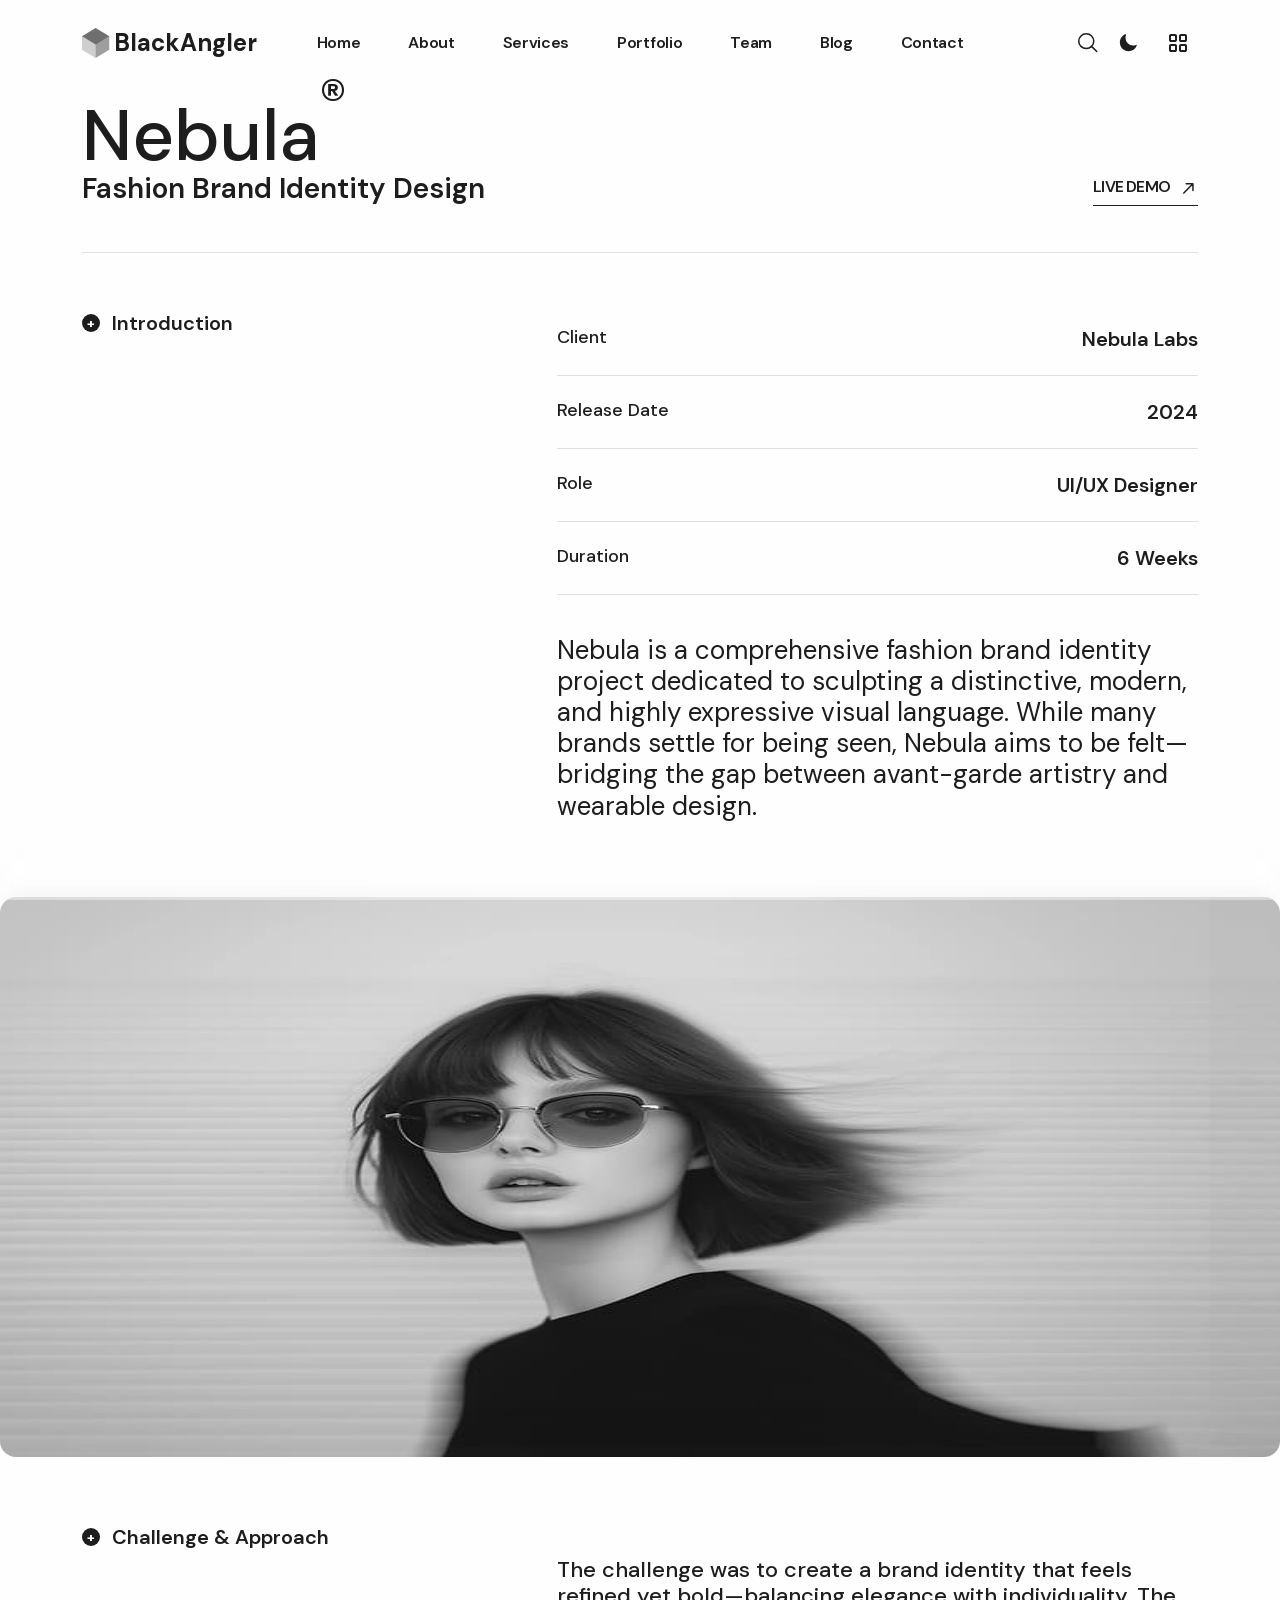
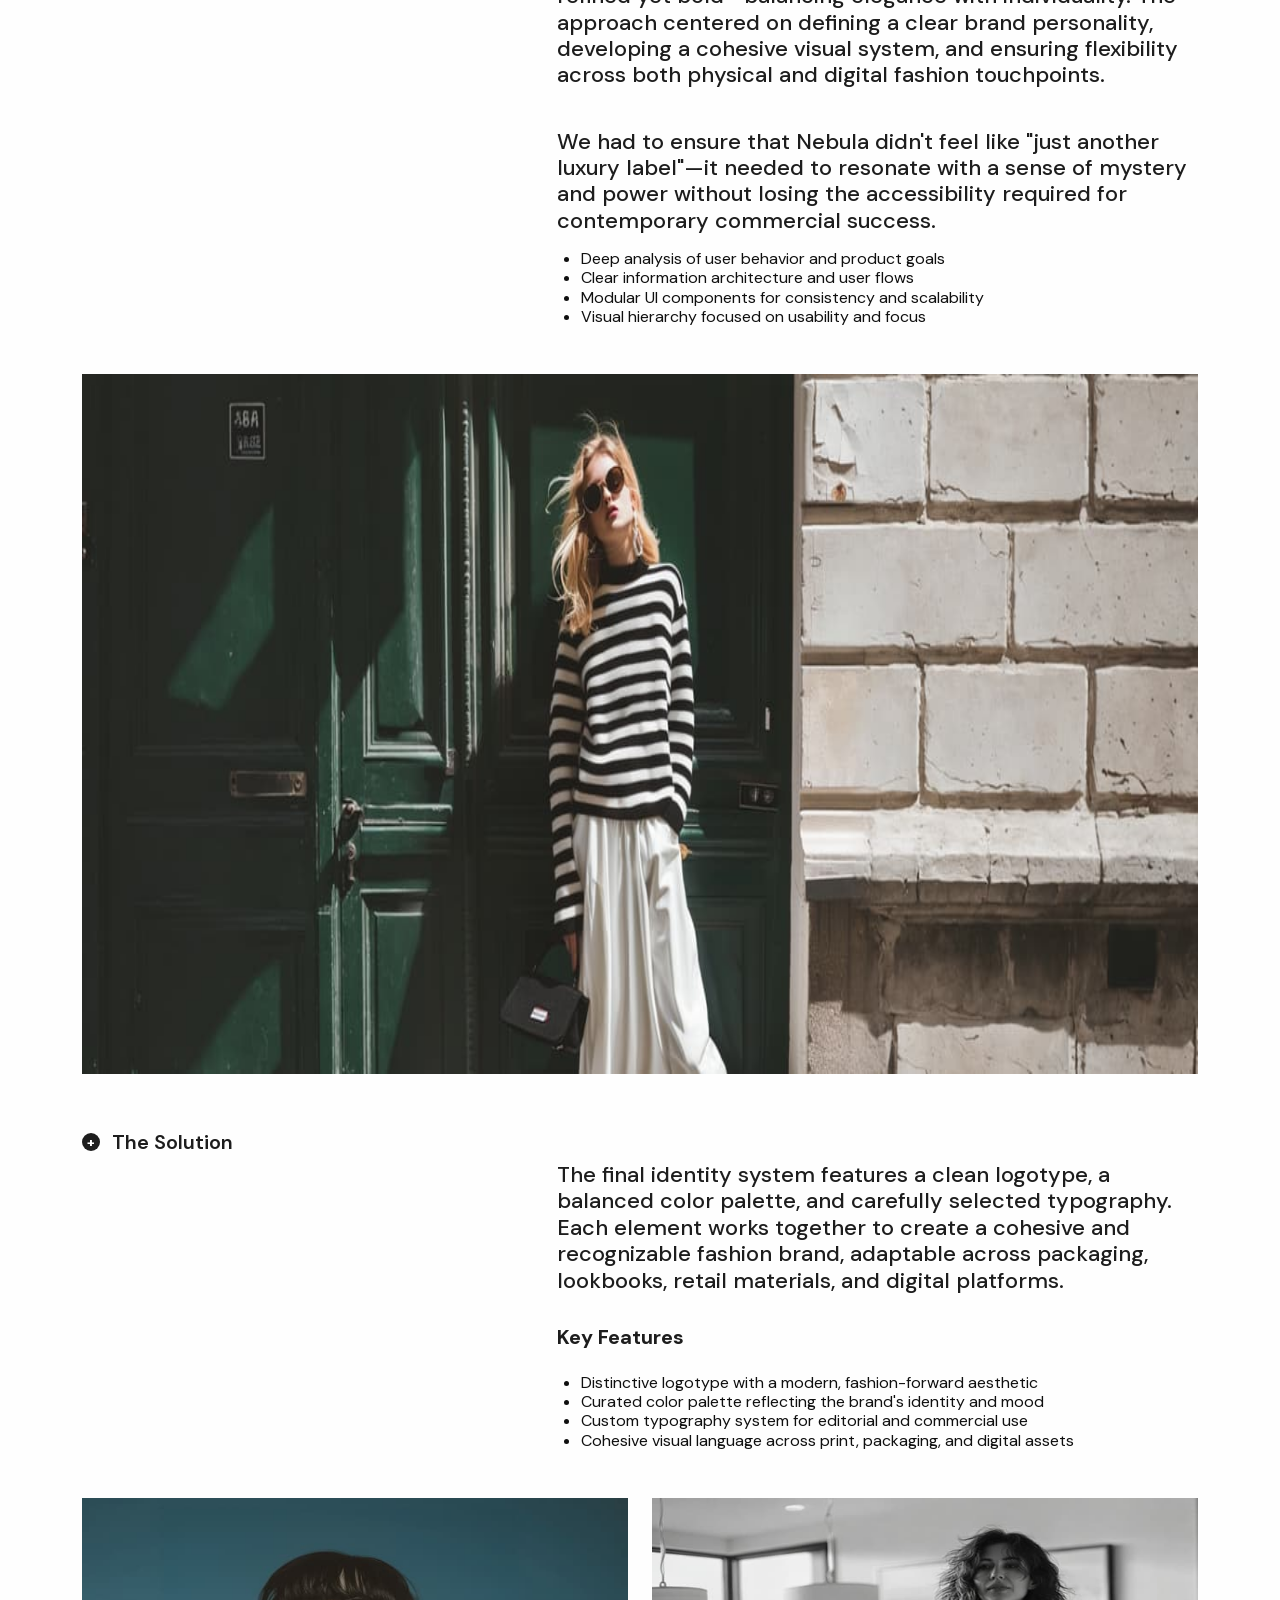
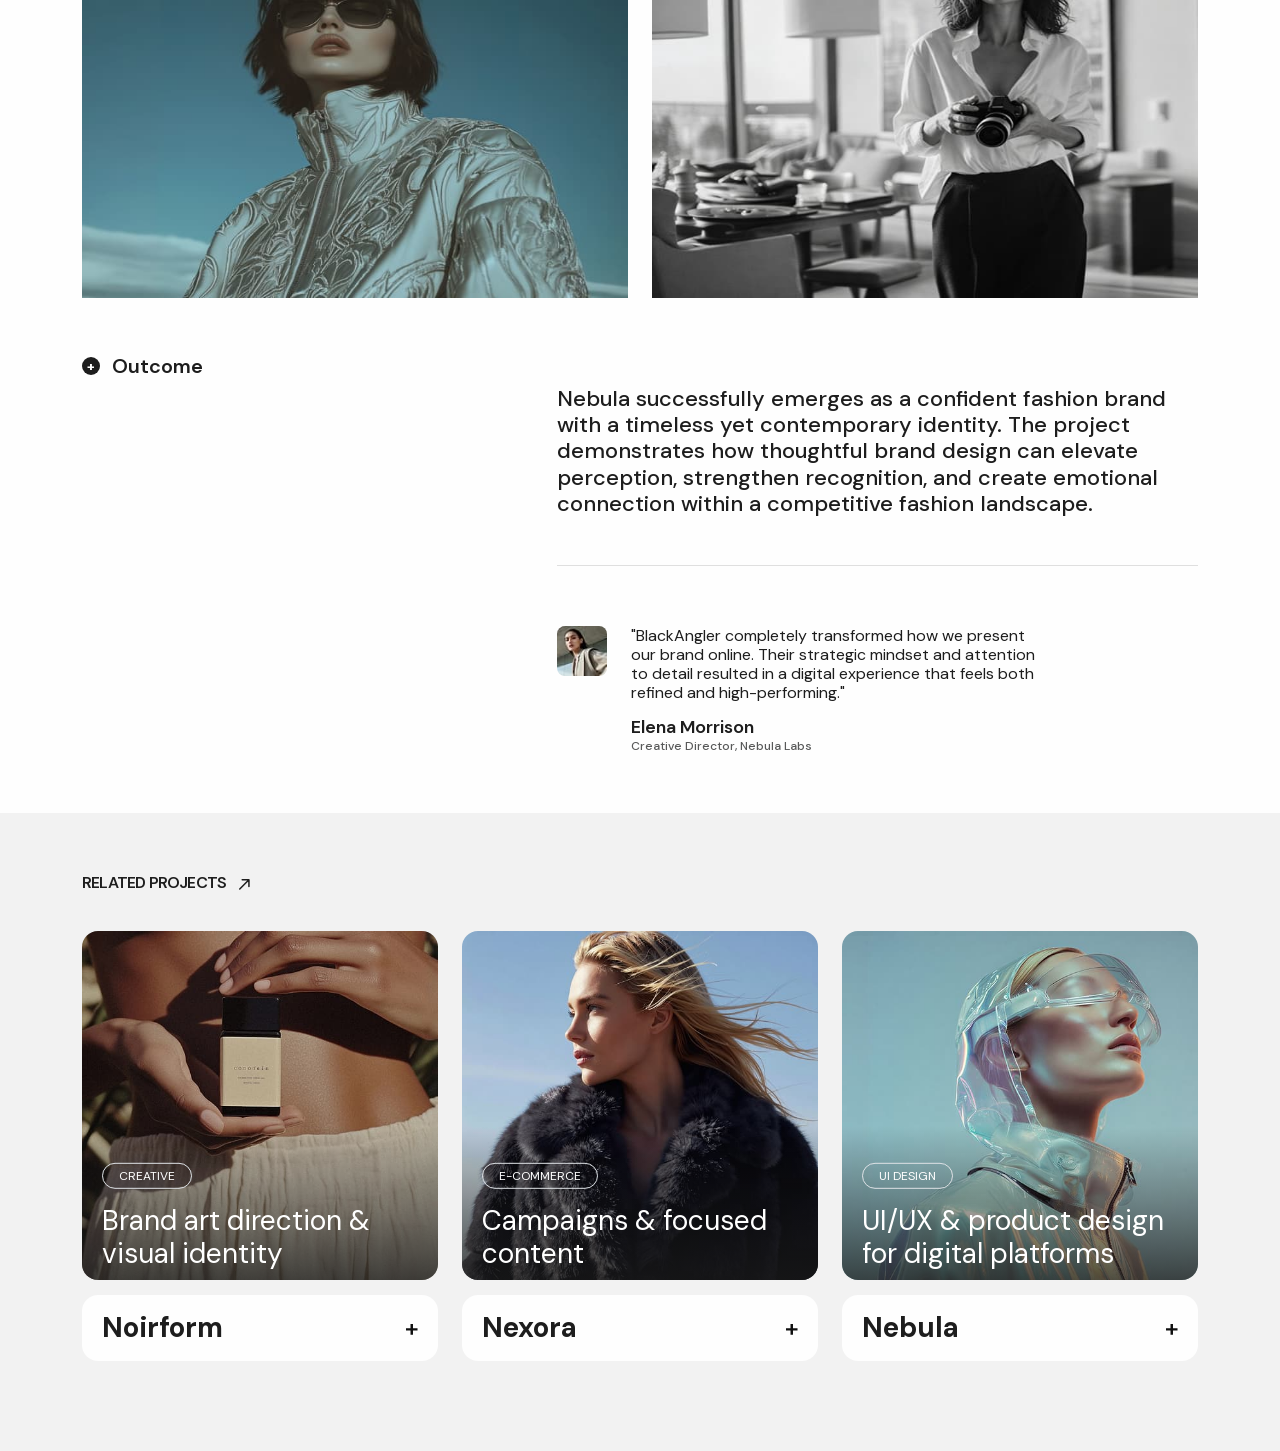
<file: BlackAngler_Web/portfolio.html>
<!DOCTYPE html><!--4ZiZ5V66l8yAzSgPtjZtd--><html lang="en"><head><meta charset="utf-8"><meta name="viewport" content="width=device-width, initial-scale=1"><link rel="preload" as="image" href="images/favicon.svg"><link rel="stylesheet" href="css/d43ab978ac5b76ce.css" data-precedence="next"><link rel="stylesheet" href="css/fb56b359238d907b.css" data-precedence="next"><link rel="stylesheet" href="css/bc8425a85ffcacc8.css" data-precedence="next"><link rel="stylesheet" href="css/9af952aefcd0f111.css" data-precedence="next"><link rel="preload" as="script" fetchpriority="low" href="js/a051d459769d563e.js"><script src="js/fb1b0b9da3f03023.js" async=""></script><script src="js/d76614cc900597f0.js" async=""></script><script src="js/aee6c7720838f8a2.js" async=""></script><script src="js/turbopack-2c243b32e7f1eb95.js" async=""></script><script src="js/ff1a16fafef87110.js" async=""></script><script src="js/d2be314c3ece3fbe.js" async=""></script><script src="js/f24a877f28b9d6bd.js" async=""></script><script src="js/3cc8bb501985c199.js" async=""></script><script src="js/cc994c5e95bcce3c.js" async=""></script><script src="js/36732c9f1d593a0d.js" async=""></script><script src="js/93e58aa9aea442e6.js" async=""></script><link rel="preload" href="css/font-awesome-pro.css" as="style"><meta name="next-size-adjust" content=""><title>BlackAngler - Software Development & Business Automation</title><meta name="description" content="BlackAngler - Software Development, AI & Business Automation"><link rel="icon" href="images/favicon.ico" sizes="88x94" type="image/x-icon"><link href="css/font-awesome-pro.css" rel="stylesheet"><script src="js/theme-init.js"></script><script src="js/a6dad97d9634a72d.js" nomodule=""></script></head><body class="dm_sans_aee3dfd5-module__RsCM9q__variable"><div hidden=""><!--$--><!--/$--></div><div class="px-blur-bottom"></div><!--$--><!--$--><!--/$--><div id="top"></div><header><div class="at-header-area at-header-spacing header-transparent"><div class="container"><div class="row align-items-center"><div class="col-xl-2 col-6"><div class="at-header-logo"><a href="index.html"><img alt="BlackAngler" loading="lazy" width="30" height="30" decoding="async" data-nimg="1" style="color:transparent" src="images/favicon.svg"><h6 class="fw-700 fz-24 mb-0">BlackAngler</h6></a></div></div><div class="col-xl-8 mx-auto d-none d-xl-flex justify-content-center"><div class="at-main-menu d-inline-flex justify-content-center"><nav class="at-mobile-menu-active"><ul><li><a href="index.html">Home</a></li><li><a href="about.html">About</a></li><li><a href="services.html">Services</a></li><li><a href="portfolio.html">Portfolio</a></li><li><a href="team.html">Team</a></li><li><a href="blog.html">Blog</a></li><li><a href="contact.html">Contact</a></li></ul></nav></div></div><div class="col-xl-2 col-6"><div class="at-header-right gap-3 d-flex justify-content-end align-items-center"><button type="button" class="at-header-search-btn at-search-click" aria-label="Search"><svg width="20" height="20" viewBox="0 0 20 20" fill="none" xmlns="http://www.w3.org/2000/svg"><path d="M18.7508 18.5233L13.5538 13.392M13.5538 13.392C14.9604 12.0032 15.7506 10.1196 15.7506 8.15551C15.7506 6.19144 14.9604 4.30782 13.5538 2.91902C12.1472 1.53022 10.2395 0.75 8.25028 0.75C6.26108 0.75 4.35336 1.53022 2.94678 2.91902C1.54021 4.30782 0.75 6.19144 0.75 8.15551C0.75 10.1196 1.54021 12.0032 2.94678 13.392C4.35336 14.7808 6.26108 15.561 8.25028 15.561C10.2395 15.561 12.1472 14.7808 13.5538 13.392Z" stroke="currentColor" stroke-width="1.5" stroke-linecap="round" stroke-linejoin="round"></path></svg></button><div class="dark-light-mode"><!--$--><label for="switch" class="toggle dark-light-switcher"><input type="checkbox" class="input" id="switch"><div class="icon icon--moon"><svg xmlns="http://www.w3.org/2000/svg" viewBox="0 0 24 24" fill="currentColor" width="20" height="20"><path fill-rule="evenodd" d="M9.528 1.718a.75.75 0 01.162.819A8.97 8.97 0 009 6a9 9 0 009 9 8.97 8.97 0 003.463-.69.75.75 0 01.981.98 10.503 10.503 0 01-9.694 6.46c-5.799 0-10.5-4.701-10.5-10.5 0-4.368 2.667-8.112 6.46-9.694a.75.75 0 01.818.162z" clip-rule="evenodd"></path></svg></div><div class="icon icon--sun"><svg xmlns="http://www.w3.org/2000/svg" viewBox="0 0 24 24" fill="currentColor" width="28" height="28"><path d="M12 2.25a.75.75 0 01.75.75v2.25a.75.75 0 01-1.5 0V3a.75.75 0 01.75-.75zM7.5 12a4.5 4.5 0 119 0 4.5 4.5 0 01-9 0zM18.894 6.166a.75.75 0 00-1.06-1.06l-1.591 1.59a.75.75 0 101.06 1.061l1.591-1.59zM21.75 12a.75.75 0 01-.75.75h-2.25a.75.75 0 010-1.5H21a.75.75 0 01.75.75zM17.834 18.894a.75.75 0 001.06-1.06l-1.59-1.591a.75.75 0 10-1.061 1.06l1.59 1.591zM12 18a.75.75 0 01.75.75V21a.75.75 0 01-1.5 0v-2.25A.75.75 0 0112 18zM7.758 17.303a.75.75 0 00-1.061-1.06l-1.591 1.59a.75.75 0 001.06 1.061l1.591-1.59zM6 12a.75.75 0 01-.75.75H3a.75.75 0 010-1.5h2.25A.75.75 0 016 12zM6.697 7.757a.75.75 0 001.06-1.06l-1.59-1.591a.75.75 0 00-1.061 1.06l1.59 1.591z"></path></svg></div></label><!--/$--></div><button type="button" class="at-menu-bar at-header-sidebar-btn" aria-label="Open menu"><svg xmlns="http://www.w3.org/2000/svg" width="18" height="18" viewBox="0 0 18 18" fill="none"><path d="M1 2C1 1.73478 1.10536 1.48043 1.29289 1.29289C1.48043 1.10536 1.73478 1 2 1H6C6.26522 1 6.51957 1.10536 6.70711 1.29289C6.89464 1.48043 7 1.73478 7 2V6C7 6.26522 6.89464 6.51957 6.70711 6.70711C6.51957 6.89464 6.26522 7 6 7H2C1.73478 7 1.48043 6.89464 1.29289 6.70711C1.10536 6.51957 1 6.26522 1 6V2ZM11 2C11 1.73478 11.1054 1.48043 11.2929 1.29289C11.4804 1.10536 11.7348 1 12 1H16C16.2652 1 16.5196 1.10536 16.7071 1.29289C16.8946 1.48043 17 1.73478 17 2V6C17 6.26522 16.8946 6.51957 16.7071 6.70711C16.5196 6.89464 16.2652 7 16 7H12C11.7348 7 11.4804 6.89464 11.2929 6.70711C11.1054 6.51957 11 6.26522 11 6V2ZM1 12C1 11.7348 1.10536 11.4804 1.29289 11.2929C1.48043 11.1054 1.73478 11 2 11H6C6.26522 11 6.51957 11.1054 6.70711 11.2929C6.89464 11.4804 7 11.7348 7 12V16C7 16.2652 6.89464 16.5196 6.70711 16.7071C6.51957 16.8946 6.26522 17 6 17H2C1.73478 17 1.48043 16.8946 1.29289 16.7071C1.10536 16.5196 1 16.2652 1 16V12ZM11 12C11 11.7348 11.1054 11.4804 11.2929 11.2929C11.4804 11.1054 11.7348 11 12 11H16C16.2652 11 16.5196 11.1054 16.7071 11.2929C16.8946 11.4804 17 11.7348 17 12V16C17 16.2652 16.8946 16.5196 16.7071 16.7071C16.5196 16.8946 16.2652 17 16 17H12C11.7348 17 11.4804 16.8946 11.2929 16.7071C11.1054 16.5196 11 16.2652 11 16V12Z" stroke="currentColor" stroke-width="2" stroke-linecap="round" stroke-linejoin="round"></path></svg></button></div></div></div></div></div><button id="header-sticky" type="button" class="hamburger-open-btn hamburger-sticky-menu" aria-label="Menu"><span>MENU</span><span class="icon"><svg xmlns="http://www.w3.org/2000/svg" width="24" height="24" viewBox="0 0 24 24" fill="none"><path d="M4 5C4 4.73478 4.10536 4.48043 4.29289 4.29289C4.48043 4.10536 4.73478 4 5 4H9C9.26522 4 9.51957 4.10536 9.70711 4.29289C9.89464 4.48043 10 4.73478 10 5V9C10 9.26522 9.89464 9.51957 9.70711 9.70711C9.51957 9.89464 9.26522 10 9 10H5C4.73478 10 4.48043 9.89464 4.29289 9.70711C4.10536 9.51957 4 9.26522 4 9V5ZM14 5C14 4.73478 14.1054 4.48043 14.2929 4.29289C14.4804 4.10536 14.7348 4 15 4H19C19.2652 4 19.5196 4.10536 19.7071 4.29289C19.8946 4.48043 20 4.73478 20 5V9C20 9.26522 19.8946 9.51957 19.7071 9.70711C19.5196 9.89464 19.2652 10 19 10H15C14.7348 10 14.4804 9.89464 14.2929 9.70711C14.1054 9.51957 14 9.26522 14 9V5ZM4 15C4 14.7348 4.10536 14.4804 4.29289 14.2929C4.48043 14.1054 4.73478 14 5 14H9C9.26522 14 9.51957 14.1054 9.70711 14.2929C9.89464 14.4804 10 14.7348 10 15V19C10 19.2652 9.89464 19.5196 9.70711 19.7071C9.51957 19.8946 9.26522 20 9 20H5C4.73478 20 4.48043 19.8946 4.29289 19.7071C4.10536 19.5196 4 19.2652 4 19V15ZM14 15C14 14.7348 14.1054 14.4804 14.2929 14.2929C14.4804 14.1054 14.7348 14 15 14H19C19.2652 14 19.5196 14.1054 19.7071 14.2929C19.8946 14.4804 20 14.7348 20 15V19C20 19.2652 19.8946 19.5196 19.7071 19.7071C19.5196 19.8946 19.2652 20 19 20H15C14.7348 20 14.4804 19.8946 14.2929 19.7071C14.1054 19.5196 14 19.2652 14 19V15Z" stroke="currentColor" stroke-width="2" stroke-linecap="round" stroke-linejoin="round"></path></svg></span></button></header><div style="display:contents"><div class="at-offcanvas-area"><div class="at-offcanvas"><div class="at-offcanvas-top d-flex align-items-center justify-content-between"><div class="at-offcanvas-logo"><a href="index.html"><img data-width="30" alt="BlackAngler" loading="lazy" width="30" height="30" decoding="async" data-nimg="1" style="color:transparent" src="images/favicon.svg"><h6 class="fw-700 fz-24 mb-0">BlackAngler</h6></a></div><div class="at-offcanvas-close-btn"><button type="button" class="close-btn close-sidebar" aria-label="Close"><svg width="37" height="38" viewBox="0 0 37 38" fill="none" xmlns="http://www.w3.org/2000/svg"><path d="M9.19141 9.80762L27.5762 28.1924" stroke="currentColor" stroke-width="1.5" stroke-linecap="round" stroke-linejoin="round"></path><path d="M9.19141 28.1924L27.5762 9.80761" stroke="currentColor" stroke-width="1.5" stroke-linecap="round" stroke-linejoin="round"></path></svg></button></div></div><div class="at-offcanvas-content d-none d-xl-block"><h3 class="at-offcanvas-title">Howdy!</h3><p class="fz-font-lg">We blend strategy, creativity, and technology to help brands grow, connect, and stand out in an ever-evolving digital world.</p></div><div class="at-offcanvas-menu d-xl-none pb-50"><nav></nav></div><div class="at-offcanvas-gallery d-none d-xl-block"><div class="sec-2-home-5__avatars-row d-flex gap-2"><div class="sec-2-home-5__avatar-sm at-offcanvas-gallery-img"><img alt="" loading="lazy" width="80" height="80" decoding="async" data-nimg="1" class="img-cover" style="color:transparent" srcset="images/image_18.jpg 1x, images/image_4.jpg 2x" src="images/image_4.jpg"></div><div class="sec-2-home-5__avatar-sm at-offcanvas-gallery-img"><img alt="" loading="lazy" width="80" height="80" decoding="async" data-nimg="1" class="img-cover" style="color:transparent" srcset="images/image_19.jpg 1x, images/image_3.jpg 2x" src="images/image_3.jpg"></div><div class="sec-2-home-5__avatar-sm at-offcanvas-gallery-img"><img alt="" loading="lazy" width="80" height="80" decoding="async" data-nimg="1" class="img-cover" style="color:transparent" srcset="images/image_21.jpg 1x, images/image_1.jpg 2x" src="images/image_1.jpg"></div><div class="sec-2-home-5__avatar-sm at-offcanvas-gallery-img"><img alt="" loading="lazy" width="80" height="80" decoding="async" data-nimg="1" class="img-cover" style="color:transparent" srcset="images/image_20.jpg 1x, images/image.jpg 2x" src="images/image.jpg"></div><div class="sec-2-home-5__avatar-sm at-offcanvas-gallery-img"><img alt="" loading="lazy" width="80" height="80" decoding="async" data-nimg="1" class="img-cover" style="color:transparent" srcset="images/image_17.jpg 1x, images/image_2.jpg 2x" src="images/image_2.jpg"></div></div></div><div class="at-offcanvas-contact"><h5 class="at-offcanvas-title sm">Get in touch</h5><ul><li><a class="fz-font-lg" href="tel:+91 90289 00586">+91 90289 00586</a></li><li><a class="fz-font-lg" href="mailto:contact@blackangler.com">contact@blackangler.com</a></li><li><a class="fz-font-lg" href="#">Pune, Maharashtra <br>India - 411001</a></li></ul></div><div class="at-offcanvas-social"><h3 class="at-offcanvas-title sm">Follow Us</h3><ul class="at-offcanvas-social__grid"><li><a href="#" class="at-offcanvas-social__link" aria-label="Twitter"><svg xmlns="http://www.w3.org/2000/svg" width="18" height="18" viewBox="0 0 18 18" fill="none" aria-hidden="true"><path fill-rule="evenodd" clip-rule="evenodd" d="M0 0H5.25L8.98421 5.21053L13.5 0H15.5L9.8895 6.47368L16 15H10.75L7.01579 9.7895L2.5 15H0.5L6.11053 8.52632L0 0ZM11.5204 13.5L2.92043 1.5H4.47957L13.0796 13.5H11.5204Z" fill="currentColor"></path></svg><span>Twitter</span></a></li><li><a href="#" class="at-offcanvas-social__link" aria-label="Facebook"><svg xmlns="http://www.w3.org/2000/svg" width="18" height="18" viewBox="0 0 18 18" fill="none" aria-hidden="true"><path fill-rule="evenodd" clip-rule="evenodd" d="M12.4024 18V11.0344H14.7347L15.0838 8.3265H12.4024V6.59765C12.4024 5.81364 12.62 5.27934 13.7443 5.27934L15.1783 5.27867V2.85676C14.9302 2.82382 14.0791 2.75006 13.0888 2.75006C11.0213 2.75006 9.606 4.01198 9.606 6.32952V8.3265H7.2677V11.0344H9.606V18H1C0.44772 18 0 17.5523 0 17V1C0 0.44772 0.44772 0 1 0H17C17.5523 0 18 0.44772 18 1V17C18 17.5523 17.5523 18 17 18H12.4024Z" fill="currentColor"></path></svg><span>Facebook</span></a></li><li><a href="#" class="at-offcanvas-social__link" aria-label="LinkedIn"><svg xmlns="http://www.w3.org/2000/svg" width="18" height="18" viewBox="0 0 18 18" fill="none" aria-hidden="true"><path fill-rule="evenodd" clip-rule="evenodd" d="M15.3352 15.339H12.6697V11.1622C12.6697 10.1662 12.6495 8.8845 11.2807 8.8845C9.89102 8.8845 9.67872 9.9683 9.67872 11.0887V15.339H7.01322V6.75H9.57372V7.9207H9.60822C9.96602 7.2457 10.836 6.53325 12.1357 6.53325C14.8365 6.53325 15.336 8.3108 15.336 10.6245L15.3352 15.339ZM4.00275 5.57475C3.14475 5.57475 2.4555 4.88025 2.4555 4.026C2.4555 3.1725 3.1455 2.47875 4.00275 2.47875C4.85775 2.47875 5.55075 3.1725 5.55075 4.026C5.55075 4.88025 4.857 5.57475 4.00275 5.57475ZM5.33925 15.339H2.66625V6.75H5.33925V15.339ZM16.6687 0H1.32825C0.594 0 0 0.5805 0 1.29675V16.7033C0 17.4202 0.594 18 1.32825 18H16.6665C17.4 18 18 17.4202 18 16.7033V1.29675C18 0.5805 17.4 0 16.6665 0H16.6687Z" fill="currentColor"></path></svg><span>Linkedin</span></a></li><li><a href="#" class="at-offcanvas-social__link" aria-label="Instagram"><svg xmlns="http://www.w3.org/2000/svg" width="18" height="18" viewBox="0 0 18 18" fill="none" aria-hidden="true"><path fill-rule="evenodd" clip-rule="evenodd" d="M9.92475 0C10.9376 0.00167406 11.4509 0.00703828 11.8945 0.0202418L12.0692 0.025948C12.2709 0.0331213 12.47 0.0421215 12.7101 0.0533719C13.6678 0.0976265 14.3211 0.249129 14.8949 0.471887C15.4881 0.700648 15.9892 1.00966 16.4894 1.50993C16.9889 2.0102 17.298 2.51271 17.5275 3.10448C17.7494 3.67751 17.901 4.33153 17.946 5.28931C17.9567 5.52933 17.9653 5.72841 17.9725 5.93024L17.9781 6.10492C17.9913 6.5484 17.9973 7.06177 17.9992 8.07471L17.9999 8.74577C18 8.82777 18 8.91237 18 8.99967L17.9999 9.25357L17.9994 9.92472C17.9977 10.9376 17.9923 11.451 17.9791 11.8944L17.9734 12.0691C17.9662 12.271 17.9572 12.4701 17.946 12.7101C17.9017 13.6679 17.7494 14.3211 17.5275 14.8949C17.2987 15.4882 16.9889 15.9892 16.4894 16.4895C15.9892 16.989 15.4859 17.298 14.8949 17.5275C14.3211 17.7495 13.6678 17.901 12.7101 17.946C12.47 17.9567 12.2709 17.9654 12.0692 17.9725L11.8945 17.9781C11.4509 17.9914 10.9376 17.9973 9.92475 17.9993L9.25359 18C9.1716 18 9.087 18 8.99969 18H8.7458L8.07464 17.9994C7.06175 17.9977 6.54839 17.9924 6.1049 17.9791L5.93022 17.9734C5.72839 17.9662 5.5293 17.9572 5.2893 17.946C4.33151 17.9018 3.67899 17.7495 3.10448 17.5275C2.51195 17.2988 2.01018 16.989 1.50992 16.4895C1.00965 15.9892 0.701394 15.4859 0.471886 14.8949C0.249129 14.3211 0.0983735 13.6679 0.053372 12.7101C0.0426796 12.4701 0.0339582 12.271 0.026893 12.0691L0.0212318 11.8944C0.00806435 11.451 0.00206123 10.9376 0.000117163 9.92472L0 8.07471C0.00167406 7.06177 0.00702925 6.5484 0.0202327 6.10492L0.0259479 5.93024C0.0331212 5.72841 0.0421216 5.52933 0.053372 5.28931C0.0976175 4.33078 0.249129 3.67825 0.471886 3.10448C0.700638 2.51196 1.00965 2.0102 1.50992 1.50993C2.01018 1.00966 2.51271 0.701396 3.10448 0.471887C3.67825 0.249129 4.33077 0.0983735 5.2893 0.0533719C5.5293 0.0426885 5.72839 0.0339673 5.93022 0.026902L6.1049 0.0212407C6.54839 0.00806417 7.06175 0.00206102 8.07464 0.000116949L9.92475 0ZM8.99969 4.49953C6.51298 4.49953 4.49952 6.51518 4.49952 8.99967C4.49952 11.4864 6.51517 13.4998 8.99969 13.4998C11.4864 13.4998 13.4998 11.4842 13.4998 8.99967C13.4998 6.513 11.4841 4.49953 8.99969 4.49953ZM8.99969 6.2996C10.491 6.2996 11.6998 7.50805 11.6998 8.99967C11.6998 10.4909 10.4913 11.6998 8.99969 11.6998C7.50843 11.6998 6.29958 10.4914 6.29958 8.99967C6.29958 7.50841 7.50798 6.2996 8.99969 6.2996ZM13.7249 3.14949C13.1045 3.14949 12.5998 3.65342 12.5998 4.27376C12.5998 4.89411 13.1037 5.39882 13.7249 5.39882C14.3452 5.39882 14.8499 4.89489 14.8499 4.27376C14.8499 3.65342 14.3443 3.14871 13.7249 3.14949Z" fill="currentColor"></path></svg><span>Instagram</span></a></li><li><a href="#" class="at-offcanvas-social__link" aria-label="Youtube"><svg xmlns="http://www.w3.org/2000/svg" width="18" height="13" viewBox="0 0 18 13" fill="none" aria-hidden="true"><path fill-rule="evenodd" clip-rule="evenodd" d="M16.0322 0.388283C16.8071 0.602295 17.4162 1.23059 17.6237 2.03009C17.9985 3.47775 18 6.49997 18 6.49997C18 6.49997 18 9.52214 17.6237 10.9698C17.4162 11.7694 16.8071 12.3977 16.0322 12.6116C14.6291 13 8.99997 13 8.99997 13C8.99997 13 3.37092 13 1.96772 12.6116C1.1928 12.3977 0.583804 11.7694 0.376354 10.9698C-3.83173e-08 9.52214 0 6.49997 0 6.49997C0 6.49997 -3.83173e-08 3.47775 0.376354 2.03009C0.583804 1.23059 1.1928 0.602295 1.96772 0.388283C3.37092 1.18595e-07 8.99997 0 8.99997 0C8.99997 0 14.6291 1.18595e-07 16.0322 0.388283ZM11.8751 6.50027L7.19879 9.2855V3.71499L11.8751 6.50027Z" fill="currentColor"></path></svg><span>Youtube</span></a></li></ul></div></div></div><div class="body-overlay sidebar-overlay" aria-hidden="true"></div><div class="at-offcanvas-2-area"><div class="offcanvas-bg"></div><div class="at-offcanvas-2-wrapper offcanvas-menu sidebar-left"><div class="at-offcanvas-2-left"><div class="at-header-logo d-flex justify-content-between align-items-center mb-50"><a href="index.html"><img data-width="30" alt="BlackAngler" loading="lazy" width="30" height="30" decoding="async" data-nimg="1" class="dark-mode-invert" style="color:transparent" src="images/favicon.svg"><h6 class="fw-700 fz-24 mb-0">BlackAngler</h6></a><span class="hamburger-close-btn close-sidebar" role="button" tabindex="0" aria-label="Close"><svg width="37" height="38" viewBox="0 0 37 38" fill="none" xmlns="http://www.w3.org/2000/svg"><path d="M9.19141 9.80762L27.5762 28.1924" stroke="currentColor" stroke-width="1.5" stroke-linecap="round" stroke-linejoin="round"></path><path d="M9.19141 28.1924L27.5762 9.80761" stroke="currentColor" stroke-width="1.5" stroke-linecap="round" stroke-linejoin="round"></path></svg></span></div><div class="at-offcanvas-menu counter-row"><nav></nav></div><div class="at-offcanvas-social"><ul class="at-offcanvas-social__grid"><li><a href="#" class="at-offcanvas-social__link" aria-label="Twitter"><svg xmlns="http://www.w3.org/2000/svg" width="18" height="18" viewBox="0 0 18 18" fill="none" aria-hidden="true"><path fill-rule="evenodd" clip-rule="evenodd" d="M0 0H5.25L8.98421 5.21053L13.5 0H15.5L9.8895 6.47368L16 15H10.75L7.01579 9.7895L2.5 15H0.5L6.11053 8.52632L0 0ZM11.5204 13.5L2.92043 1.5H4.47957L13.0796 13.5H11.5204Z" fill="currentColor"></path></svg><span>Twitter</span></a></li><li><a href="#" class="at-offcanvas-social__link" aria-label="Facebook"><svg xmlns="http://www.w3.org/2000/svg" width="18" height="18" viewBox="0 0 18 18" fill="none" aria-hidden="true"><path fill-rule="evenodd" clip-rule="evenodd" d="M12.4024 18V11.0344H14.7347L15.0838 8.3265H12.4024V6.59765C12.4024 5.81364 12.62 5.27934 13.7443 5.27934L15.1783 5.27867V2.85676C14.9302 2.82382 14.0791 2.75006 13.0888 2.75006C11.0213 2.75006 9.606 4.01198 9.606 6.32952V8.3265H7.2677V11.0344H9.606V18H1C0.44772 18 0 17.5523 0 17V1C0 0.44772 0.44772 0 1 0H17C17.5523 0 18 0.44772 18 1V17C18 17.5523 17.5523 18 17 18H12.4024Z" fill="currentColor"></path></svg><span>Facebook</span></a></li><li><a href="#" class="at-offcanvas-social__link" aria-label="LinkedIn"><svg xmlns="http://www.w3.org/2000/svg" width="18" height="18" viewBox="0 0 18 18" fill="none" aria-hidden="true"><path fill-rule="evenodd" clip-rule="evenodd" d="M15.3352 15.339H12.6697V11.1622C12.6697 10.1662 12.6495 8.8845 11.2807 8.8845C9.89102 8.8845 9.67872 9.9683 9.67872 11.0887V15.339H7.01322V6.75H9.57372V7.9207H9.60822C9.96602 7.2457 10.836 6.53325 12.1357 6.53325C14.8365 6.53325 15.336 8.3108 15.336 10.6245L15.3352 15.339ZM4.00275 5.57475C3.14475 5.57475 2.4555 4.88025 2.4555 4.026C2.4555 3.1725 3.1455 2.47875 4.00275 2.47875C4.85775 2.47875 5.55075 3.1725 5.55075 4.026C5.55075 4.88025 4.857 5.57475 4.00275 5.57475ZM5.33925 15.339H2.66625V6.75H5.33925V15.339ZM16.6687 0H1.32825C0.594 0 0 0.5805 0 1.29675V16.7033C0 17.4202 0.594 18 1.32825 18H16.6665C17.4 18 18 17.4202 18 16.7033V1.29675C18 0.5805 17.4 0 16.6665 0H16.6687Z" fill="currentColor"></path></svg><span>Linkedin</span></a></li><li><a href="#" class="at-offcanvas-social__link" aria-label="Instagram"><svg xmlns="http://www.w3.org/2000/svg" width="18" height="18" viewBox="0 0 18 18" fill="none" aria-hidden="true"><path fill-rule="evenodd" clip-rule="evenodd" d="M9.92475 0C10.9376 0.00167406 11.4509 0.00703828 11.8945 0.0202418L12.0692 0.025948C12.2709 0.0331213 12.47 0.0421215 12.7101 0.0533719C13.6678 0.0976265 14.3211 0.249129 14.8949 0.471887C15.4881 0.700648 15.9892 1.00966 16.4894 1.50993C16.9889 2.0102 17.298 2.51271 17.5275 3.10448C17.7494 3.67751 17.901 4.33153 17.946 5.28931C17.9567 5.52933 17.9653 5.72841 17.9725 5.93024L17.9781 6.10492C17.9913 6.5484 17.9973 7.06177 17.9992 8.07471L17.9999 8.74577C18 8.82777 18 8.91237 18 8.99967L17.9999 9.25357L17.9994 9.92472C17.9977 10.9376 17.9923 11.451 17.9791 11.8944L17.9734 12.0691C17.9662 12.271 17.9572 12.4701 17.946 12.7101C17.9017 13.6679 17.7494 14.3211 17.5275 14.8949C17.2987 15.4882 16.9889 15.9892 16.4894 16.4895C15.9892 16.989 15.4859 17.298 14.8949 17.5275C14.3211 17.7495 13.6678 17.901 12.7101 17.946C12.47 17.9567 12.2709 17.9654 12.0692 17.9725L11.8945 17.9781C11.4509 17.9914 10.9376 17.9973 9.92475 17.9993L9.25359 18C9.1716 18 9.087 18 8.99969 18H8.7458L8.07464 17.9994C7.06175 17.9977 6.54839 17.9924 6.1049 17.9791L5.93022 17.9734C5.72839 17.9662 5.5293 17.9572 5.2893 17.946C4.33151 17.9018 3.67899 17.7495 3.10448 17.5275C2.51195 17.2988 2.01018 16.989 1.50992 16.4895C1.00965 15.9892 0.701394 15.4859 0.471886 14.8949C0.249129 14.3211 0.0983735 13.6679 0.053372 12.7101C0.0426796 12.4701 0.0339582 12.271 0.026893 12.0691L0.0212318 11.8944C0.00806435 11.451 0.00206123 10.9376 0.000117163 9.92472L0 8.07471C0.00167406 7.06177 0.00702925 6.5484 0.0202327 6.10492L0.0259479 5.93024C0.0331212 5.72841 0.0421216 5.52933 0.053372 5.28931C0.0976175 4.33078 0.249129 3.67825 0.471886 3.10448C0.700638 2.51196 1.00965 2.0102 1.50992 1.50993C2.01018 1.00966 2.51271 0.701396 3.10448 0.471887C3.67825 0.249129 4.33077 0.0983735 5.2893 0.0533719C5.5293 0.0426885 5.72839 0.0339673 5.93022 0.026902L6.1049 0.0212407C6.54839 0.00806417 7.06175 0.00206102 8.07464 0.000116949L9.92475 0ZM8.99969 4.49953C6.51298 4.49953 4.49952 6.51518 4.49952 8.99967C4.49952 11.4864 6.51517 13.4998 8.99969 13.4998C11.4864 13.4998 13.4998 11.4842 13.4998 8.99967C13.4998 6.513 11.4841 4.49953 8.99969 4.49953ZM8.99969 6.2996C10.491 6.2996 11.6998 7.50805 11.6998 8.99967C11.6998 10.4909 10.4913 11.6998 8.99969 11.6998C7.50843 11.6998 6.29958 10.4914 6.29958 8.99967C6.29958 7.50841 7.50798 6.2996 8.99969 6.2996ZM13.7249 3.14949C13.1045 3.14949 12.5998 3.65342 12.5998 4.27376C12.5998 4.89411 13.1037 5.39882 13.7249 5.39882C14.3452 5.39882 14.8499 4.89489 14.8499 4.27376C14.8499 3.65342 14.3443 3.14871 13.7249 3.14949Z" fill="currentColor"></path></svg><span>Instagram</span></a></li><li><a href="#" class="at-offcanvas-social__link" aria-label="Youtube"><svg xmlns="http://www.w3.org/2000/svg" width="18" height="13" viewBox="0 0 18 13" fill="none" aria-hidden="true"><path fill-rule="evenodd" clip-rule="evenodd" d="M16.0322 0.388283C16.8071 0.602295 17.4162 1.23059 17.6237 2.03009C17.9985 3.47775 18 6.49997 18 6.49997C18 6.49997 18 9.52214 17.6237 10.9698C17.4162 11.7694 16.8071 12.3977 16.0322 12.6116C14.6291 13 8.99997 13 8.99997 13C8.99997 13 3.37092 13 1.96772 12.6116C1.1928 12.3977 0.583804 11.7694 0.376354 10.9698C-3.83173e-08 9.52214 0 6.49997 0 6.49997C0 6.49997 -3.83173e-08 3.47775 0.376354 2.03009C0.583804 1.23059 1.1928 0.602295 1.96772 0.388283C3.37092 1.18595e-07 8.99997 0 8.99997 0C8.99997 0 14.6291 1.18595e-07 16.0322 0.388283ZM11.8751 6.50027L7.19879 9.2855V3.71499L11.8751 6.50027Z" fill="currentColor"></path></svg><span>Youtube</span></a></li></ul></div><span class="hamburger-close-btn hamburger-mobile-close-btn close-sidebar d-md-none" role="button" tabindex="0" aria-label="Close">CLOSE</span></div></div></div></div><div class="at-search-body-overlay " role="button" tabindex="0" aria-label="Close search"></div><div class="at-search-form-toggle "><div class="container"><div class="row mb-60"><div class="col-lg-12"><div class="at-search-top d-flex justify-content-between align-items-center"><div class="at-header-logo at-search-logo"><a href="index.html"><img data-width="30" src="images/favicon.svg" alt="BlackAngler"><h6 class="fw-700 fz-24 mb-0">BlackAngler</h6></a></div><button type="button" class="at-search-close" aria-label="Close search"><i class="fa-light fa-xmark"></i></button></div></div></div><div class="row justify-content-center"><div class="col-lg-12"><div class="at-search-form"><form action="#"><div class="at-search-form-input"><input type="text" placeholder="Find what you need…" required=""><span class="at-search-focus-border"></span><button class="at-search-form-btn at-btn" type="submit"><span><span class="text-1">Search</span><span class="text-2">Search</span></span><i class="icon-arrow-right"><svg xmlns="http://www.w3.org/2000/svg" width="14" height="12" viewBox="0 0 14 12" fill="none"><path d="M8.33333 1L13 5.66667M13 5.66667L8.33333 10.3333M13 5.66667H1" stroke="currentColor" stroke-width="2" stroke-linecap="round" stroke-linejoin="round"></path></svg><svg xmlns="http://www.w3.org/2000/svg" width="14" height="12" viewBox="0 0 14 12" fill="none"><path d="M8.33333 1L13 5.66667M13 5.66667L8.33333 10.3333M13 5.66667H1" stroke="currentColor" stroke-width="2" stroke-linecap="round" stroke-linejoin="round"></path></svg></i></button></div></form></div></div><div class="col-12"><div class="at-categories"><h3 class="at-categories-title">Popular searches</h3><ul class="at-categories-list"><li><a class="at-categories-item" href="#">UI / UX Design</a></li><li><a class="at-categories-item" href="#">Photography</a></li><li><a class="at-categories-item" href="#">Digital Marketing</a></li><li><a class="at-categories-item" href="#">Creative</a></li><li><a class="at-categories-item" href="#">Innovative</a></li><li><a class="at-categories-item" href="#">Visionary</a></li><li><a class="at-categories-item" href="#">Disruptive</a></li><li><a class="at-categories-item" href="#">Adaptive</a></li><li><a class="at-categories-item" href="#">Reliable</a></li><li><a class="at-categories-item" href="#">Scalable</a></li><li><a class="at-categories-item" href="#">Impactful</a></li><li><a class="at-categories-item" href="#">Dynamic</a></li></ul></div></div></div></div></div><div id="smooth-wrapper"><div id="smooth-content" class="z-index-3"><main class="bg-neutral-0"><section class="sec-1-portfolio-details-1 overflow-hidden pt-150 pb-100"><div class="container"><div class="row g-3 align-items-end"><div class="col-md-9"><h1 class="fz-ds-1 lh-1 fw-500 d-flex mb-0">Nebula<sup class="fz-80 fw-400 top-0">®</sup></h1><h5 class="fw-600 mb-0">Fashion Brand Identity Design</h5></div><div class="col-md-3 ms-auto text-md-end"><a class="border-bottom-900 d-inline-block" href="#"><span class="at-btn common-black text-uppercase bg-transparent mb-10 rounded-0 p-0"><span class="text-uppercase"><span class="text-1">live demo</span><span class="text-2">live demo</span></span><i><svg width="11" height="11" viewBox="0 0 11 11" fill="none" xmlns="http://www.w3.org/2000/svg"><path d="M0.21967 9.40717C-0.0732232 9.70006 -0.0732232 10.1749 0.21967 10.4678C0.512563 10.7607 0.987437 10.7607 1.28033 10.4678L0.21967 9.40717ZM10.6875 0.75C10.6875 0.335786 10.3517 2.97145e-09 9.9375 1.50485e-07L3.1875 -2.70983e-07C2.77329 -2.70983e-07 2.4375 0.335786 2.4375 0.75C2.4375 1.16421 2.77329 1.5 3.1875 1.5H9.1875V7.5C9.1875 7.91421 9.52329 8.25 9.9375 8.25C10.3517 8.25 10.6875 7.91421 10.6875 7.5L10.6875 0.75ZM0.75 9.9375L1.28033 10.4678L10.4678 1.28033L9.9375 0.75L9.40717 0.21967L0.21967 9.40717L0.75 9.9375Z" fill="currentColor"></path></svg><svg width="11" height="11" viewBox="0 0 11 11" fill="none" xmlns="http://www.w3.org/2000/svg"><path d="M0.21967 9.40717C-0.0732232 9.70006 -0.0732232 10.1749 0.21967 10.4678C0.512563 10.7607 0.987437 10.7607 1.28033 10.4678L0.21967 9.40717ZM10.6875 0.75C10.6875 0.335786 10.3517 2.97145e-09 9.9375 1.50485e-07L3.1875 -2.70983e-07C2.77329 -2.70983e-07 2.4375 0.335786 2.4375 0.75C2.4375 1.16421 2.77329 1.5 3.1875 1.5H9.1875V7.5C9.1875 7.91421 9.52329 8.25 9.9375 8.25C10.3517 8.25 10.6875 7.91421 10.6875 7.5L10.6875 0.75ZM0.75 9.9375L1.28033 10.4678L10.4678 1.28033L9.9375 0.75L9.40717 0.21967L0.21967 9.40717L0.75 9.9375Z" fill="currentColor"></path></svg></i></span></a></div><div class="col-12"><div class="border-bottom-100 pb-30"></div></div></div><div class="row mt-50"><div class="col-lg-5"><div class="sec-2-home-5__card sec-2-home-5__card--list d-flex align-items-center"><ul class="sec-2-home-5__list list-unstyled mb-0"><li class="sec-2-home-5__list-item"><h6 class="mb-0 fw-600">Introduction</h6></li></ul></div></div><div class="col-lg-7"><div class="d-flex justify-content-between border-bottom-100 py-4"><p class="fz-font-md neutral-900 mb-0">Client</p><p class="fz-font-lg fw-600 mb-0 neutral-900">Nebula Labs</p></div><div class="d-flex justify-content-between border-bottom-100 py-4"><p class="fz-font-md neutral-900 mb-0">Release Date</p><p class="fz-font-lg fw-600 mb-0 neutral-900">2024</p></div><div class="d-flex justify-content-between border-bottom-100 py-4"><p class="fz-font-md neutral-900 mb-0">Role</p><p class="fz-font-lg fw-600 mb-0 neutral-900">UI/UX Designer</p></div><div class="d-flex justify-content-between border-bottom-100 py-4"><p class="fz-font-md neutral-900 mb-0">Duration</p><p class="fz-font-lg fw-600 mb-0 neutral-900">6 Weeks</p></div><p class="fz-font-2xl fw-400 neutral-900 mt-40">Nebula is a comprehensive fashion brand identity project dedicated to sculpting a distinctive, modern, and highly expressive visual language. While many brands settle for being seen, Nebula aims to be felt—bridging the gap between avant-garde artistry and wearable design.</p></div></div></div><div class="swiper about-me-slider-active pt-60 mb-60 at-item-anime-area"><div class="swiper-wrapper"><div class="swiper-slide"><div class="about-me-slider-thumb at-item-anime marque"><img alt="BlackAngler" loading="lazy" width="770" height="560" decoding="async" data-nimg="1" class="w-100 rounded-4" style="color:transparent" srcset="images/image_23.jpg 1x, images/image_12.jpg 2x" src="images/image_12.jpg"></div></div><div class="swiper-slide"><div class="about-me-slider-thumb at-item-anime marque"><img alt="BlackAngler" loading="lazy" width="770" height="560" decoding="async" data-nimg="1" class="w-100 rounded-4" style="color:transparent" srcset="images/image_31.jpg 1x, images/image_6.jpg 2x" src="images/image_6.jpg"></div></div><div class="swiper-slide"><div class="about-me-slider-thumb at-item-anime marque"><img alt="BlackAngler" loading="lazy" width="770" height="560" decoding="async" data-nimg="1" class="w-100 rounded-4" style="color:transparent" srcset="images/image_29.jpg 1x, images/image_15.jpg 2x" src="images/image_15.jpg"></div></div><div class="swiper-slide"><div class="about-me-slider-thumb at-item-anime marque"><img alt="BlackAngler" loading="lazy" width="770" height="560" decoding="async" data-nimg="1" class="w-100 rounded-4" style="color:transparent" srcset="images/image_33.jpg 1x, images/image_5.jpg 2x" src="images/image_5.jpg"></div></div><div class="swiper-slide"><div class="about-me-slider-thumb at-item-anime marque"><img alt="BlackAngler" loading="lazy" width="770" height="560" decoding="async" data-nimg="1" class="w-100 rounded-4" style="color:transparent" srcset="images/image_28.jpg 1x, images/image_13.jpg 2x" src="images/image_13.jpg"></div></div></div></div><div class="container"><div class="row"><div class="col-lg-5"><div class="sec-2-home-5__card sec-2-home-5__card--list d-flex align-items-center"><ul class="sec-2-home-5__list list-unstyled mb-0"><li class="sec-2-home-5__list-item"><h6 class="mb-0 fw-600">Challenge & Approach</h6></li></ul></div></div><div class="col-lg-7"><p class="fz-font-xl neutral-900 mt-40">The challenge was to create a brand identity that feels refined yet bold—balancing elegance with individuality. The approach centered on defining a clear brand personality, developing a cohesive visual system, and ensuring flexibility across both physical and digital fashion touchpoints.</p><p class="fz-font-xl neutral-900 mt-40">We had to ensure that Nebula didn't feel like "just another luxury label"—it needed to resonate with a sense of mystery and power without losing the accessibility required for contemporary commercial success.</p><ul class="ps-4"><li class="neutral-950">Deep analysis of user behavior and product goals</li><li class="neutral-950">Clear information architecture and user flows</li><li class="neutral-950">Modular UI components for consistency and scalability</li><li class="neutral-950">Visual hierarchy focused on usability and focus</li></ul></div></div></div><div class="container"><div class="row"><div class="col-12 py-5"><img alt="BlackAngler" loading="lazy" width="1200" height="700" decoding="async" data-nimg="1" class="w-100" style="color:transparent" srcset="images/image_32.jpg 1x, images/image_10.jpg 2x" src="images/image_10.jpg"></div><div class="col-lg-5"><div class="sec-2-home-5__card sec-2-home-5__card--list d-flex align-items-center"><ul class="sec-2-home-5__list list-unstyled mb-0"><li class="sec-2-home-5__list-item"><h6 class="mb-0 fw-600">The Solution</h6></li></ul></div></div><div class="col-lg-7"><p class="fz-font-xl neutral-900 mt-40">The final identity system features a clean logotype, a balanced color palette, and carefully selected typography. Each element works together to create a cohesive and recognizable fashion brand, adaptable across packaging, lookbooks, retail materials, and digital platforms.</p><h6 class="py-3">Key Features</h6><ul class="ps-4"><li class="neutral-950">Distinctive logotype with a modern, fashion-forward aesthetic</li><li class="neutral-950">Curated color palette reflecting the brand's identity and mood</li><li class="neutral-950">Custom typography system for editorial and commercial use</li><li class="neutral-950">Cohesive visual language across print, packaging, and digital assets</li></ul></div></div></div><div class="container"><div class="row"><div class="col-md-6 py-5"><img alt="BlackAngler" loading="lazy" width="600" height="400" decoding="async" data-nimg="1" class="w-100" style="color:transparent" srcset="images/image_30.jpg 1x, images/image_14.jpg 2x" src="images/image_14.jpg"></div><div class="col-md-6 py-5"><img alt="BlackAngler" loading="lazy" width="600" height="400" decoding="async" data-nimg="1" class="w-100" style="color:transparent" srcset="images/image_25.jpg 1x, images/image_9.jpg 2x" src="images/image_9.jpg"></div><div class="col-lg-5"><div class="sec-2-home-5__card sec-2-home-5__card--list d-flex align-items-center"><ul class="sec-2-home-5__list list-unstyled mb-0"><li class="sec-2-home-5__list-item"><h6 class="mb-0 fw-600">Outcome</h6></li></ul></div></div><div class="col-lg-7"><p class="fz-font-xl fw-500 neutral-900 mt-40">Nebula successfully emerges as a confident fashion brand with a timeless yet contemporary identity. The project demonstrates how thoughtful brand design can elevate perception, strengthen recognition, and create emotional connection within a competitive fashion landscape.</p><div class="py-3 border-bottom-100"></div><div class="testimonial-author d-flex align-items-start mb-0 gap-4 pt-60 w-75"><div><div class="testimonial-left-img size-50 rounded-3 overflow-hidden"><img alt="BlackAngler" loading="lazy" width="50" height="50" decoding="async" data-nimg="1" class="img-cover" style="color:transparent" srcset="images/image_26.jpg 1x, images/image_11.jpg 2x" src="images/image_11.jpg"></div></div><div class="testimonial-content"><p class="fz-3xl neutral-900 fw-400">"BlackAngler completely transformed how we present our brand online. Their strategic mindset and attention to detail resulted in a digital experience that feels both refined and high-performing."</p><h6 class="testimonial-content-author-name fw-600 mb-0 fz-font-md">Elena Morrison</h6><p class="testimonial-content-author-position m-0 fz-font-label">Creative Director, Nebula Labs</p></div></div></div></div></div></section><section class="sec-2-portfolio-details-1 overflow-hidden pt-100 pb-100 bg-neutral-50"><div class="container"><div class="row"><div class="col-12"><span class="at-btn common-black text-uppercase bg-transparent mb-10 rounded-0 p-0"><span class="text-uppercase"><span class="text-1">Related projects</span><span class="text-2">Related projects</span></span><i><svg width="11" height="11" viewBox="0 0 11 11" fill="none" xmlns="http://www.w3.org/2000/svg"><path d="M0.21967 9.40717C-0.0732232 9.70006 -0.0732232 10.1749 0.21967 10.4678C0.512563 10.7607 0.987437 10.7607 1.28033 10.4678L0.21967 9.40717ZM10.6875 0.75C10.6875 0.335786 10.3517 2.97145e-09 9.9375 1.50485e-07L3.1875 -2.70983e-07C2.77329 -2.70983e-07 2.4375 0.335786 2.4375 0.75C2.4375 1.16421 2.77329 1.5 3.1875 1.5H9.1875V7.5C9.1875 7.91421 9.52329 8.25 9.9375 8.25C10.3517 8.25 10.6875 7.91421 10.6875 7.5L10.6875 0.75ZM0.75 9.9375L1.28033 10.4678L10.4678 1.28033L9.9375 0.75L9.40717 0.21967L0.21967 9.40717L0.75 9.9375Z" fill="currentColor"></path></svg><svg width="11" height="11" viewBox="0 0 11 11" fill="none" xmlns="http://www.w3.org/2000/svg"><path d="M0.21967 9.40717C-0.0732232 9.70006 -0.0732232 10.1749 0.21967 10.4678C0.512563 10.7607 0.987437 10.7607 1.28033 10.4678L0.21967 9.40717ZM10.6875 0.75C10.6875 0.335786 10.3517 2.97145e-09 9.9375 1.50485e-07L3.1875 -2.70983e-07C2.77329 -2.70983e-07 2.4375 0.335786 2.4375 0.75C2.4375 1.16421 2.77329 1.5 3.1875 1.5H9.1875V7.5C9.1875 7.91421 9.52329 8.25 9.9375 8.25C10.3517 8.25 10.6875 7.91421 10.6875 7.5L10.6875 0.75ZM0.75 9.9375L1.28033 10.4678L10.4678 1.28033L9.9375 0.75L9.40717 0.21967L0.21967 9.40717L0.75 9.9375Z" fill="currentColor"></path></svg></i></span></div></div><div class="row mt-30"><div class="col-lg-4 col-md-6"><div class="alt-portfolio-item at-hover-item mb-30"><a class="alt-portfolio-thumb p-relative fix d-block" href="portfolio.html"><span class="w-100 d-block scale-img-from-to" data-value-1="1.5" data-value-2="1"><img alt="Noirform" loading="lazy" width="400" height="500" decoding="async" data-nimg="1" class="w-100 img-cover" style="color:transparent" srcset="images/image_27.jpg 1x, images/image_16.jpg 2x" src="images/image_16.jpg"></span><div class="alt-portfolio-btn"><div class="content"><span class="bg-transparent text-uppercase border px-3 py-1 rounded-pill text-white fz-font-label">Creative</span><h2 class="fw-400 fz-font-3xl text-white mb-0 mt-20">Brand art direction & visual identity</h2><p class="text-white fz-font-md mb-0 mt-10 text-truncate-2 des">We always provide people a complete solution upon focused of any business</p></div></div></a><div class="alt-portfolio-content d-flex justify-content-between align-items-center mt-15"><h5 class="alt-portfolio-title mb-0"><a class="common-underline" href="portfolio.html">Noirform</a></h5><span class="alt-portfolio-plus neutral-950"><svg xmlns="http://www.w3.org/2000/svg" width="12" height="11" viewBox="0 0 12 11" fill="none"><path d="M4.512 10.8V0H6.984V10.8H4.512ZM0 6.6V4.2H11.52V6.6H0Z" fill="currentColor"></path></svg></span></div></div></div><div class="col-lg-4 col-md-6"><div class="alt-portfolio-item at-hover-item mb-30"><a class="alt-portfolio-thumb p-relative fix d-block" href="portfolio.html"><span class="w-100 d-block scale-img-from-to" data-value-1="1.5" data-value-2="1"><img alt="Nexora" loading="lazy" width="400" height="500" decoding="async" data-nimg="1" class="w-100 img-cover" style="color:transparent" srcset="images/image_22.jpg 1x, images/image_7.jpg 2x" src="images/image_7.jpg"></span><div class="alt-portfolio-btn"><div class="content"><span class="bg-transparent text-uppercase border px-3 py-1 rounded-pill text-white fz-font-label">e-commerce</span><h2 class="fw-400 fz-font-3xl text-white mb-0 mt-20">Campaigns & focused content</h2><p class="text-white fz-font-md mb-0 mt-10 text-truncate-2 des">We always provide people a complete solution upon focused of any business</p></div></div></a><div class="alt-portfolio-content d-flex justify-content-between align-items-center mt-15"><h5 class="alt-portfolio-title mb-0"><a class="common-underline" href="portfolio.html">Nexora</a></h5><span class="alt-portfolio-plus neutral-950"><svg xmlns="http://www.w3.org/2000/svg" width="12" height="11" viewBox="0 0 12 11" fill="none"><path d="M4.512 10.8V0H6.984V10.8H4.512ZM0 6.6V4.2H11.52V6.6H0Z" fill="currentColor"></path></svg></span></div></div></div><div class="col-lg-4 col-md-6"><div class="alt-portfolio-item at-hover-item mb-30"><a class="alt-portfolio-thumb p-relative fix d-block mb-15" href="portfolio.html"><span class="w-100 d-block scale-img-from-to" data-value-1="1.5" data-value-2="1"><img alt="Nebula" loading="lazy" width="400" height="500" decoding="async" data-nimg="1" class="w-100 img-cover" style="color:transparent" srcset="images/image_24.jpg 1x, images/image_8.jpg 2x" src="images/image_8.jpg"></span><div class="alt-portfolio-btn"><div class="content"><span class="bg-transparent text-uppercase border px-3 py-1 rounded-pill text-white fz-font-label">ui design</span><h2 class="fw-400 fz-font-3xl text-white mb-0 mt-20">UI/UX & product design for digital platforms</h2><p class="text-white fz-font-md mb-0 mt-10 text-truncate-2 des">We always provide people a complete solution upon focused of any business</p></div></div></a><div class="alt-portfolio-content d-flex justify-content-between align-items-center"><h5 class="alt-portfolio-title mb-0"><a class="common-underline" href="portfolio.html">Nebula</a></h5><span class="alt-portfolio-plus neutral-950"><svg xmlns="http://www.w3.org/2000/svg" width="12" height="11" viewBox="0 0 12 11" fill="none"><path d="M4.512 10.8V0H6.984V10.8H4.512ZM0 6.6V4.2H11.52V6.6H0Z" fill="currentColor"></path></svg></span></div></div></div></div></div></section></main><div class="footer-placeholder" aria-hidden="true"></div></div><footer class="footer-fixed-bottom bg-neutral-950 changeless"><div class="at-footer-area mp-footer-style mp-footer-style-2 pt-120 pb-0"><div class="container"><div class="row g-5 pb-md-5 pb-2"><div class="col-lg-4"><div class="d-flex flex-wrap align-items-start gap-5"><div class="at-header-logo"><a href="index.html"><img data-width="30" alt="BlackAngler" loading="lazy" width="30" height="30" decoding="async" data-nimg="1" style="color:transparent" src="images/favicon-dark.svg"><h6 class="fw-700 text-white mb-0 fz-24">BlackAngler</h6></a></div><div class="d-flex flex-column gap-3"><h6 class="text-white mb-2 fw-medium">+91 90289 00586</h6><h6 class="text-white mb-2"><a href="mailto:contact@blackangler.com" class="text-white text-decoration-none">contact@blackangler.com</a></h6><h6 class="text-white mb-0">Pune, Maharashtra<br>India - 411001</h6></div></div></div><div class="col-lg-4 col-md-6 mx-auto"><div class="at-footer-widget alt-footer-link-item-wrap row"><div class="alt-footer-link-item col-6"><ul><li class="mb-15"><a href="index.html">Home</a></li><li class="mb-15"><a href="about.html">About</a></li><li class="mb-15"><a href="portfolio.html">Works</a></li><li class="mb-15"><a href="blog.html">Blog</a></li><li class="mb-15"><a href="contact.html">Contact</a></li></ul></div><div class="alt-footer-link-item col-6"><ul><li class="mb-15"><a href="portfolio.html">Shop</a></li><li class="mb-15"><a href="pricing.html">Pricing</a></li><li class="mb-15"><a href="contact.html">Cart</a></li><li class="mb-15"><a href="contact.html">Checkout</a></li></ul></div></div></div><div class="col-lg-3 col-md-6 flex-column justify-content-lg-end d-none d-md-flex"><p class="footer-2-follow-label text-white opacity-50 text-uppercase small mb-3">Follow Us</p><div class="at-footer-widget at-footer-link"><div class="at-hero-social"><a href="#">Twitter <svg xmlns="http://www.w3.org/2000/svg" width="9" height="10" viewBox="0 0 9 10" fill="none"><path d="M5.62494 9.99994L0.562517 10L0.5625 8.75003L4.49994 8.74996L4.5 2.39273L2.27828 4.86124L1.48278 3.97739L5.0625 0L8.64225 3.97739L7.84676 4.86124L5.625 2.3927L5.62494 9.99994Z" fill="currentColor"></path></svg></a><a href="#">Facebook <svg xmlns="http://www.w3.org/2000/svg" width="9" height="10" viewBox="0 0 9 10" fill="none"><path d="M5.62494 9.99994L0.562517 10L0.5625 8.75003L4.49994 8.74996L4.5 2.39273L2.27828 4.86124L1.48278 3.97739L5.0625 0L8.64225 3.97739L7.84676 4.86124L5.625 2.3927L5.62494 9.99994Z" fill="currentColor"></path></svg></a><a href="#">Instagram <svg xmlns="http://www.w3.org/2000/svg" width="9" height="10" viewBox="0 0 9 10" fill="none"><path d="M5.62494 9.99994L0.562517 10L0.5625 8.75003L4.49994 8.74996L4.5 2.39273L2.27828 4.86124L1.48278 3.97739L5.0625 0L8.64225 3.97739L7.84676 4.86124L5.625 2.3927L5.62494 9.99994Z" fill="currentColor"></path></svg></a><a href="#">Linkedin <svg xmlns="http://www.w3.org/2000/svg" width="9" height="10" viewBox="0 0 9 10" fill="none"><path d="M5.62494 9.99994L0.562517 10L0.5625 8.75003L4.49994 8.74996L4.5 2.39273L2.27828 4.86124L1.48278 3.97739L5.0625 0L8.64225 3.97739L7.84676 4.86124L5.625 2.3927L5.62494 9.99994Z" fill="currentColor"></path></svg></a><a href="#">Behance <svg xmlns="http://www.w3.org/2000/svg" width="9" height="10" viewBox="0 0 9 10" fill="none"><path d="M5.62494 9.99994L0.562517 10L0.5625 8.75003L4.49994 8.74996L4.5 2.39273L2.27828 4.86124L1.48278 3.97739L5.0625 0L8.64225 3.97739L7.84676 4.86124L5.625 2.3927L5.62494 9.99994Z" fill="currentColor"></path></svg></a><a href="#">Dribbble <svg xmlns="http://www.w3.org/2000/svg" width="9" height="10" viewBox="0 0 9 10" fill="none"><path d="M5.62494 9.99994L0.562517 10L0.5625 8.75003L4.49994 8.74996L4.5 2.39273L2.27828 4.86124L1.48278 3.97739L5.0625 0L8.64225 3.97739L7.84676 4.86124L5.625 2.3927L5.62494 9.99994Z" fill="currentColor"></path></svg></a></div></div></div></div><div class="footer-2-border pt-40 pb-40"><div class="row align-items-end g-4"><div class="col-lg-10 col-md-8"><span class="at-footer-copyright">BlackAngler © 2026</span><div class="at-title-anim overflow-hidden"><h2 class="footer-2-connect-title text-white mb-0 at-title-text text-scale-anim">Let's Connect</h2></div></div><div class="col-lg-2 col-md-4 text-end"><div class="d-flex flex-wrap align-items-end gap-4 gap-md-5 mb-3"><div class="footer-2-hours text-white"><span class="d-block fz-font-md opacity-50">Mo - Sa</span><h5 class="fw-400 common-white">9am - 5pm</h5></div></div></div></div><div class="row d-none d-md-block"><div class="col-12"><ul class="d-flex flex-wrap gap-lg-4 gap-2 ps-3 pt-4 pb-2"><li><div class="at-btn at-btn-border-white border-0 ps-2 pe-2 py-0 common-white opacity-50 bg-transparent rounded-0"><span><span class="text-1">Web Development</span><span class="text-2">Web Development</span></span><i><svg width="11" height="11" viewBox="0 0 11 11" fill="none" xmlns="http://www.w3.org/2000/svg"><path d="M0.21967 9.40717C-0.0732232 9.70006 -0.0732232 10.1749 0.21967 10.4678C0.512563 10.7607 0.987437 10.7607 1.28033 10.4678L0.21967 9.40717ZM10.6875 0.75C10.6875 0.335786 10.3517 2.97145e-09 9.9375 1.50485e-07L3.1875 -2.70983e-07C2.77329 -2.70983e-07 2.4375 0.335786 2.4375 0.75C2.4375 1.16421 2.77329 1.5 3.1875 1.5H9.1875V7.5C9.1875 7.91421 9.52329 8.25 9.9375 8.25C10.3517 8.25 10.6875 7.91421 10.6875 7.5L10.6875 0.75ZM0.75 9.9375L1.28033 10.4678L10.4678 1.28033L9.9375 0.75L9.40717 0.21967L0.21967 9.40717L0.75 9.9375Z" fill="currentColor"></path></svg><svg width="11" height="11" viewBox="0 0 11 11" fill="none" xmlns="http://www.w3.org/2000/svg"><path d="M0.21967 9.40717C-0.0732232 9.70006 -0.0732232 10.1749 0.21967 10.4678C0.512563 10.7607 0.987437 10.7607 1.28033 10.4678L0.21967 9.40717ZM10.6875 0.75C10.6875 0.335786 10.3517 2.97145e-09 9.9375 1.50485e-07L3.1875 -2.70983e-07C2.77329 -2.70983e-07 2.4375 0.335786 2.4375 0.75C2.4375 1.16421 2.77329 1.5 3.1875 1.5H9.1875V7.5C9.1875 7.91421 9.52329 8.25 9.9375 8.25C10.3517 8.25 10.6875 7.91421 10.6875 7.5L10.6875 0.75ZM0.75 9.9375L1.28033 10.4678L10.4678 1.28033L9.9375 0.75L9.40717 0.21967L0.21967 9.40717L0.75 9.9375Z" fill="currentColor"></path></svg></i></div></li><li><div class="at-btn at-btn-border-white border-0 ps-2 pe-2 py-0 common-white opacity-50 bg-transparent rounded-0"><span><span class="text-1">Motion Graphics</span><span class="text-2">Motion Graphics</span></span><i><svg width="11" height="11" viewBox="0 0 11 11" fill="none" xmlns="http://www.w3.org/2000/svg"><path d="M0.21967 9.40717C-0.0732232 9.70006 -0.0732232 10.1749 0.21967 10.4678C0.512563 10.7607 0.987437 10.7607 1.28033 10.4678L0.21967 9.40717ZM10.6875 0.75C10.6875 0.335786 10.3517 2.97145e-09 9.9375 1.50485e-07L3.1875 -2.70983e-07C2.77329 -2.70983e-07 2.4375 0.335786 2.4375 0.75C2.4375 1.16421 2.77329 1.5 3.1875 1.5H9.1875V7.5C9.1875 7.91421 9.52329 8.25 9.9375 8.25C10.3517 8.25 10.6875 7.91421 10.6875 7.5L10.6875 0.75ZM0.75 9.9375L1.28033 10.4678L10.4678 1.28033L9.9375 0.75L9.40717 0.21967L0.21967 9.40717L0.75 9.9375Z" fill="currentColor"></path></svg><svg width="11" height="11" viewBox="0 0 11 11" fill="none" xmlns="http://www.w3.org/2000/svg"><path d="M0.21967 9.40717C-0.0732232 9.70006 -0.0732232 10.1749 0.21967 10.4678C0.512563 10.7607 0.987437 10.7607 1.28033 10.4678L0.21967 9.40717ZM10.6875 0.75C10.6875 0.335786 10.3517 2.97145e-09 9.9375 1.50485e-07L3.1875 -2.70983e-07C2.77329 -2.70983e-07 2.4375 0.335786 2.4375 0.75C2.4375 1.16421 2.77329 1.5 3.1875 1.5H9.1875V7.5C9.1875 7.91421 9.52329 8.25 9.9375 8.25C10.3517 8.25 10.6875 7.91421 10.6875 7.5L10.6875 0.75ZM0.75 9.9375L1.28033 10.4678L10.4678 1.28033L9.9375 0.75L9.40717 0.21967L0.21967 9.40717L0.75 9.9375Z" fill="currentColor"></path></svg></i></div></li><li><div class="at-btn at-btn-border-white border-0 ps-2 pe-2 py-0 common-white opacity-50 bg-transparent rounded-0"><span><span class="text-1">Brand Strategy</span><span class="text-2">Brand Strategy</span></span><i><svg width="11" height="11" viewBox="0 0 11 11" fill="none" xmlns="http://www.w3.org/2000/svg"><path d="M0.21967 9.40717C-0.0732232 9.70006 -0.0732232 10.1749 0.21967 10.4678C0.512563 10.7607 0.987437 10.7607 1.28033 10.4678L0.21967 9.40717ZM10.6875 0.75C10.6875 0.335786 10.3517 2.97145e-09 9.9375 1.50485e-07L3.1875 -2.70983e-07C2.77329 -2.70983e-07 2.4375 0.335786 2.4375 0.75C2.4375 1.16421 2.77329 1.5 3.1875 1.5H9.1875V7.5C9.1875 7.91421 9.52329 8.25 9.9375 8.25C10.3517 8.25 10.6875 7.91421 10.6875 7.5L10.6875 0.75ZM0.75 9.9375L1.28033 10.4678L10.4678 1.28033L9.9375 0.75L9.40717 0.21967L0.21967 9.40717L0.75 9.9375Z" fill="currentColor"></path></svg><svg width="11" height="11" viewBox="0 0 11 11" fill="none" xmlns="http://www.w3.org/2000/svg"><path d="M0.21967 9.40717C-0.0732232 9.70006 -0.0732232 10.1749 0.21967 10.4678C0.512563 10.7607 0.987437 10.7607 1.28033 10.4678L0.21967 9.40717ZM10.6875 0.75C10.6875 0.335786 10.3517 2.97145e-09 9.9375 1.50485e-07L3.1875 -2.70983e-07C2.77329 -2.70983e-07 2.4375 0.335786 2.4375 0.75C2.4375 1.16421 2.77329 1.5 3.1875 1.5H9.1875V7.5C9.1875 7.91421 9.52329 8.25 9.9375 8.25C10.3517 8.25 10.6875 7.91421 10.6875 7.5L10.6875 0.75ZM0.75 9.9375L1.28033 10.4678L10.4678 1.28033L9.9375 0.75L9.40717 0.21967L0.21967 9.40717L0.75 9.9375Z" fill="currentColor"></path></svg></i></div></li><li><div class="at-btn at-btn-border-white border-0 ps-2 pe-2 py-0 common-white opacity-50 bg-transparent rounded-0"><span><span class="text-1">Product Design</span><span class="text-2">Product Design</span></span><i><svg width="11" height="11" viewBox="0 0 11 11" fill="none" xmlns="http://www.w3.org/2000/svg"><path d="M0.21967 9.40717C-0.0732232 9.70006 -0.0732232 10.1749 0.21967 10.4678C0.512563 10.7607 0.987437 10.7607 1.28033 10.4678L0.21967 9.40717ZM10.6875 0.75C10.6875 0.335786 10.3517 2.97145e-09 9.9375 1.50485e-07L3.1875 -2.70983e-07C2.77329 -2.70983e-07 2.4375 0.335786 2.4375 0.75C2.4375 1.16421 2.77329 1.5 3.1875 1.5H9.1875V7.5C9.1875 7.91421 9.52329 8.25 9.9375 8.25C10.3517 8.25 10.6875 7.91421 10.6875 7.5L10.6875 0.75ZM0.75 9.9375L1.28033 10.4678L10.4678 1.28033L9.9375 0.75L9.40717 0.21967L0.21967 9.40717L0.75 9.9375Z" fill="currentColor"></path></svg><svg width="11" height="11" viewBox="0 0 11 11" fill="none" xmlns="http://www.w3.org/2000/svg"><path d="M0.21967 9.40717C-0.0732232 9.70006 -0.0732232 10.1749 0.21967 10.4678C0.512563 10.7607 0.987437 10.7607 1.28033 10.4678L0.21967 9.40717ZM10.6875 0.75C10.6875 0.335786 10.3517 2.97145e-09 9.9375 1.50485e-07L3.1875 -2.70983e-07C2.77329 -2.70983e-07 2.4375 0.335786 2.4375 0.75C2.4375 1.16421 2.77329 1.5 3.1875 1.5H9.1875V7.5C9.1875 7.91421 9.52329 8.25 9.9375 8.25C10.3517 8.25 10.6875 7.91421 10.6875 7.5L10.6875 0.75ZM0.75 9.9375L1.28033 10.4678L10.4678 1.28033L9.9375 0.75L9.40717 0.21967L0.21967 9.40717L0.75 9.9375Z" fill="currentColor"></path></svg></i></div></li></ul></div></div></div></div></div></footer></div><div class="back-to-top-wrapper "><button type="button" class="back-to-top-btn"><svg width="12" height="7" viewBox="0 0 12 7" fill="none" xmlns="http://www.w3.org/2000/svg"><path d="M11 6L6 1L1 6" stroke="currentColor" stroke-width="1.5" stroke-linecap="round" stroke-linejoin="round"></path></svg></button></div><!--$--><!--/$--><!--/$--><script>requestAnimationFrame(function(){$RT=performance.now()});</script><script src="js/a051d459769d563e.js" id="_R_" async=""></script><script>$RB=[];$RV=function(a){$RT=performance.now();for(var b=0;b<a.length;b+=2){var c=a[b],e=a[b+1];null!==e.parentNode&&e.parentNode.removeChild(e);var f=c.parentNode;if(f){var g=c.previousSibling,h=0;do{if(c&&8===c.nodeType){var d=c.data;if("/$"===d||"/&"===d)if(0===h)break;else h--;else"$"!==d&&"$?"!==d&&"$~"!==d&&"$!"!==d&&"&"!==d||h++}d=c.nextSibling;f.removeChild(c);c=d}while(c);for(;e.firstChild;)f.insertBefore(e.firstChild,c);g.data="$";g._reactRetry&&requestAnimationFrame(g._reactRetry)}}a.length=0};
$RC=function(a,b){if(b=document.getElementById(b))(a=document.getElementById(a))?(a.previousSibling.data="$~",$RB.push(a,b),2===$RB.length&&("number"!==typeof $RT?requestAnimationFrame($RV.bind(null,$RB)):(a=performance.now(),setTimeout($RV.bind(null,$RB),2300>a&&2E3<a?2300-a:$RT+300-a)))):b.parentNode.removeChild(b)};$RC("B:0","S:0")</script><script>$RC("B:1","S:1")</script><script>(self.__next_f=self.__next_f||[]).push([0])</script><script>self.__next_f.push([1,"1:\"$Sreact.fragment\"\n2:I[39756,[\"js/ff1a16fafef87110.js\",\"js/d2be314c3ece3fbe.js\"],\"default\"]\n3:I[37457,[\"js/ff1a16fafef87110.js\",\"js/d2be314c3ece3fbe.js\"],\"default\"]\n4:I[74574,[\"js/f24a877f28b9d6bd.js\",\"js/3cc8bb501985c199.js\",\"js/cc994c5e95bcce3c.js\"],\"MobileMenuCloneProvider\"]\n5:\"$Sreact.suspense\"\n6:I[59084,[\"js/f24a877f28b9d6bd.js\",\"js/3cc8bb501985c199.js\",\"js/cc994c5e95bcce3c.js\"],\"default\"]\n7:I[22016,[\"js/f24a877f28b9d6bd.js\",\"js/3cc8bb501985c199.js\",\"js/cc994c5e95bcce3c.js\"],\"\"]\n8:I[5500,[\"js/f24a877f28b9d6bd.js\",\"js/3cc8bb501985c199.js\",\"js/cc994c5e95bcce3c.js\"],\"Image\"]\n9:I[74574,[\"js/f24a877f28b9d6bd.js\",\"js/3cc8bb501985c199.js\",\"js/cc994c5e95bcce3c.js\"],\"MainMenuRootList\"]\n1c:I[68027,[],\"default\"]\n:HL[\"js/d43ab978ac5b76ce.css\",\"style\"]\n:HL[\"js/fb56b359238d907b.css\",\"style\"]\n:HL[\"js/bc8425a85ffcacc8.css\",\"style\"]\n:HL[\"js/9af952aefcd0f111.css\",\"style\"]\n:HL[\"fonts/5c285b27cdda1fe8-s.p.a62025f2.woff2\",\"font\",{\"crossOrigin\":\"\",\"type\":\"font/woff2\"}]\n:HL[\"css/font-awesome-pro.css\",\"style\"]\n"])</script><script>self.__next_f.push([1,"0:{\"P\":null,\"b\":\"4ZiZ5V66l8yAzSgPtjZtd\",\"c\":[\"\",\"portfolio-details-1\"],\"q\":\"\",\"i\":false,\"f\":[[[\"\",{\"children\":[\"portfolio-details-1\",{\"children\":[\"__PAGE__\",{}]}]},\"$undefined\",\"$undefined\",true],[[\"$\",\"$1\",\"c\",{\"children\":[[[\"$\",\"link\",\"0\",{\"rel\":\"stylesheet\",\"href\":\"js/d43ab978ac5b76ce.css\",\"precedence\":\"next\",\"crossOrigin\":\"$undefined\",\"nonce\":\"$undefined\"}],[\"$\",\"link\",\"1\",{\"rel\":\"stylesheet\",\"href\":\"js/fb56b359238d907b.css\",\"precedence\":\"next\",\"crossOrigin\":\"$undefined\",\"nonce\":\"$undefined\"}],[\"$\",\"link\",\"2\",{\"rel\":\"stylesheet\",\"href\":\"js/bc8425a85ffcacc8.css\",\"precedence\":\"next\",\"crossOrigin\":\"$undefined\",\"nonce\":\"$undefined\"}],[\"$\",\"link\",\"3\",{\"rel\":\"stylesheet\",\"href\":\"js/9af952aefcd0f111.css\",\"precedence\":\"next\",\"crossOrigin\":\"$undefined\",\"nonce\":\"$undefined\"}]],[\"$\",\"html\",null,{\"lang\":\"en\",\"suppressHydrationWarning\":true,\"children\":[[\"$\",\"head\",null,{\"children\":[[\"$\",\"link\",null,{\"href\":\"css/font-awesome-pro.css\",\"rel\":\"stylesheet\"}],[\"$\",\"script\",null,{\"src\":\"/scripts/theme-init.js\"}]]}],[\"$\",\"body\",null,{\"className\":\"dm_sans_aee3dfd5-module__RsCM9q__variable\",\"children\":[[\"$\",\"div\",null,{\"className\":\"px-blur-bottom\"}],[\"$\",\"$L2\",null,{\"parallelRouterKey\":\"children\",\"error\":\"$undefined\",\"errorStyles\":\"$undefined\",\"errorScripts\":\"$undefined\",\"template\":[\"$\",\"$L3\",null,{}],\"templateStyles\":\"$undefined\",\"templateScripts\":\"$undefined\",\"notFound\":[[\"$\",\"$L4\",null,{\"children\":[[\"$\",\"$5\",null,{\"fallback\":null,\"children\":[\"$\",\"$L6\",null,{}]}],[\"$\",\"div\",null,{\"id\":\"top\"}],[[\"$\",\"header\",null,{\"children\":[[\"$\",\"div\",null,{\"className\":\"at-header-area at-header-spacing header-transparent\",\"children\":[\"$\",\"div\",null,{\"className\":\"container\",\"children\":[\"$\",\"div\",null,{\"className\":\"row align-items-center\",\"children\":[[\"$\",\"div\",null,{\"className\":\"col-xl-2 col-6\",\"children\":[\"$\",\"div\",null,{\"className\":\"at-header-logo\",\"children\":[\"$\",\"$L7\",null,{\"href\":\"/\",\"children\":[[\"$\",\"$L8\",null,{\"width\":30,\"height\":30,\"src\":\"images/favicon.svg\",\"alt\":\"BlackAngler\"}],[\"$\",\"h6\",null,{\"className\":\"fw-700 fz-24 mb-0\",\"children\":\"BlackAngler\"}]]}]}]}],[\"$\",\"div\",null,{\"className\":\"col-xl-8 mx-auto d-none d-xl-flex justify-content-center\",\"children\":[\"$\",\"div\",null,{\"className\":\"at-main-menu d-inline-flex justify-content-center\",\"children\":[\"$\",\"nav\",null,{\"className\":\"at-mobile-menu-active\",\"children\":[\"$\",\"$L9\",null,{\"children\":[[\"$\",\"li\",null,{\"className\":\"has-dropdown\",\"children\":[[\"$\",\"$L7\",null,{\"href\":\"#\",\"children\":\"Home\"}],[\"$\",\"ul\",null,{\"className\":\"at-submenu submenu\",\"children\":[[\"$\",\"li\",null,{\"children\":[\"$\",\"$L7\",null,{\"href\":\"/\",\"children\":\"Creative agency\"}]}],[\"$\",\"li\",null,{\"children\":[\"$\",\"$L7\",null,{\"href\":\"/index-2\",\"children\":\"Digital agency\"}]}],[\"$\",\"li\",null,{\"children\":[\"$\",\"$L7\",null,{\"href\":\"/index-3\",\"children\":\"Marketing agency\"}]}],[\"$\",\"li\",null,{\"children\":[\"$\",\"$L7\",null,{\"href\":\"/index-4\",\"children\":\"AI \u0026 Tech Agency\"}]}],[\"$\",\"li\",null,{\"children\":[\"$\",\"$L7\",null,{\"href\":\"/index-5\",\"children\":\"Personal Creative\"}]}]]}]]}],[\"$\",\"li\",null,{\"className\":\"has-dropdown\",\"children\":[[\"$\",\"$L7\",null,{\"href\":\"#\",\"children\":\"Page\"}],[\"$\",\"div\",null,{\"className\":\"at-submenu submenu at-megamenu\",\"children\":[\"$\",\"div\",null,{\"className\":\"row\",\"children\":[[\"$\",\"div\",null,{\"className\":\"col-xl-4\",\"children\":[\"$\",\"div\",null,{\"className\":\"at-megamenu-box\",\"children\":[[\"$\",\"div\",null,{\"className\":\"at-megamenu-title-wrap\",\"children\":[[\"$\",\"span\",null,{\"className\":\"at-megamenu-title\",\"children\":\"About Pages \"}],[\"$\",\"svg\",null,{\"xmlns\":\"http://www.w3.org/2000/svg\",\"width\":\"13\",\"height\":\"13\",\"viewBox\":\"0 0 13 13\",\"fill\":\"none\",\"children\":[\"$\",\"path\",null,{\"d\":\"M10.0208 3.41421L1.41421 12.0208L0 10.6066L8.60659 2H1.02082V0H12.0208V11H10.0208V3.41421Z\",\"fill\":\"currentColor\"}]}]]}],[\"$\",\"ul\",null,{\"children\":[[\"$\",\"li\",null,{\"children\":[\"$\",\"$L7\",null,{\"href\":\"/about-1\",\"children\":\"About 01\"}]}],[\"$\",\"li\",null,{\"children\":[\"$\",\"$L7\",null,{\"href\":\"/about-2\",\"children\":\"About 02\"}]}],[\"$\",\"li\",null,{\"children\":[\"$\",\"$L7\",null,{\"href\":\"/about-3\",\"children\":\"About 03\"}]}]]}]]}]}],[\"$\",\"div\",null,{\"className\":\"col-xl-4\",\"children\":[\"$\",\"div\",null,{\"className\":\"at-megamenu-box\",\"children\":[[\"$\",\"div\",null,{\"className\":\"at-megamenu-title-wrap\",\"children\":[[\"$\",\"span\",null,{\"className\":\"at-megamenu-title\",\"children\":\"Service Pages \"}],[\"$\",\"svg\",null,{\"xmlns\":\"http://www.w3.org/2000/svg\",\"width\":\"13\",\"height\":\"13\",\"viewBox\":\"0 0 13 13\",\"fill\":\"none\",\"children\":[\"$\",\"path\",null,{\"d\":\"M10.0208 3.41421L1.41421 12.0208L0 10.6066L8.60659 2H1.02082V0H12.0208V11H10.0208V3.41421Z\",\"fill\":\"currentColor\"}]}]]}],[\"$\",\"ul\",null,{\"children\":[[\"$\",\"li\",null,{\"children\":[\"$\",\"$L7\",null,{\"href\":\"/services-1\",\"children\":\"Service 01\"}]}],[\"$\",\"li\",null,{\"children\":[\"$\",\"$L7\",null,{\"href\":\"/services-2\",\"children\":\"Service 02\"}]}],[\"$\",\"li\",null,{\"children\":[\"$\",\"$L7\",null,{\"href\":\"/services-3\",\"children\":\"Service 03\"}]}],[\"$\",\"li\",null,{\"children\":[\"$\",\"$L7\",null,{\"href\":\"/services-details\",\"children\":\"Service Details\"}]}]]}]]}]}],[\"$\",\"div\",null,{\"className\":\"col-xl-4\",\"children\":\"$La\"}]]}]}]]}],\"$Lb\",\"$Lc\",\"$Ld\",\"$Le\"]}]}]}]}],\"$Lf\"]}]}]}],\"$L10\"]}],\"$L11\",\"$L12\"],\"$L13\",\"$L14\",\"$L15\"]}],[]],\"forbidden\":\"$undefined\",\"unauthorized\":\"$undefined\"}]]}]]}]]}],{\"children\":[\"$L16\",{\"children\":[\"$L17\",{},null,false,false]},null,false,false]},[\"$L18\",[],[\"$L19\",\"$L1a\"]],false,false],\"$L1b\",false]],\"m\":\"$undefined\",\"G\":[\"$1c\",[]],\"S\":true}\n"])</script><script>self.__next_f.push([1,"1d:I[51711,[\"js/f24a877f28b9d6bd.js\",\"js/3cc8bb501985c199.js\",\"js/cc994c5e95bcce3c.js\"],\"default\"]\n20:I[74574,[\"js/f24a877f28b9d6bd.js\",\"js/3cc8bb501985c199.js\",\"js/cc994c5e95bcce3c.js\"],\"OffcanvasMenuMount\"]\n21:I[26750,[\"js/f24a877f28b9d6bd.js\",\"js/3cc8bb501985c199.js\",\"js/cc994c5e95bcce3c.js\"],\"default\"]\n29:I[24016,[\"js/f24a877f28b9d6bd.js\",\"js/3cc8bb501985c199.js\",\"js/cc994c5e95bcce3c.js\"],\"default\"]\n2a:I[31031,[\"js/f24a877f28b9d6bd.js\",\"js/3cc8bb501985c199.js\",\"js/cc994c5e95bcce3c.js\"],\"default\"]\n30:I[55741,[\"js/f24a877f28b9d6bd.js\",\"js/3cc8bb501985c199.js\",\"js/cc994c5e95bcce3c.js\"],\"default\"]\n31:I[19976,[\"js/f24a877f28b9d6bd.js\",\"js/3cc8bb501985c199.js\",\"js/cc994c5e95bcce3c.js\"],\"default\"]\n45:I[5789,[\"js/36732c9f1d593a0d.js\",\"js/93e58aa9aea442e6.js\"],\"default\"]\n46:I[97367,[\"js/ff1a16fafef87110.js\",\"js/d2be314c3ece3fbe.js\"],\"ViewportBoundary\"]\n48:I[97367,[\"js/ff1a16fafef87110.js\",\"js/d2be314c3ece3fbe.js\"],\"MetadataBoundary\"]\na:[\"$\",\"div\",null,{\"className\":\"at-megamenu-box\",\"children\":[[\"$\",\"div\",null,{\"className\":\"at-megamenu-title-wrap\",\"children\":[[\"$\",\"span\",null,{\"className\":\"at-megamenu-title\",\"children\":\"Other Pages \"}],[\"$\",\"svg\",null,{\"xmlns\":\"http://www.w3.org/2000/svg\",\"width\":\"13\",\"height\":\"13\",\"viewBox\":\"0 0 13 13\",\"fill\":\"none\",\"children\":[\"$\",\"path\",null,{\"d\":\"M10.0208 3.41421L1.41421 12.0208L0 10.6066L8.60659 2H1.02082V0H12.0208V11H10.0208V3.41421Z\",\"fill\":\"currentColor\"}]}]]}],[\"$\",\"ul\",null,{\"children\":[[\"$\",\"li\",null,{\"children\":[\"$\",\"$L7\",null,{\"href\":\"/team\",\"children\":\"Team\"}]}],[\"$\",\"li\",null,{\"children\":[\"$\",\"$L7\",null,{\"href\":\"/team-details\",\"children\":\"Team Details\"}]}],[\"$\",\"li\",null,{\"children\":[\"$\",\"$L7\",null,{\"href\":\"/pricing\",\"children\":\"Pricing\"}]}],[\"$\",\"li\",null,{\"children\":[\"$\",\"$L7\",null,{\"href\":\"/coming-soon\",\"children\":\"Coming Soon\"}]}],[\"$\",\"li\",null,{\"children\":[\"$\",\"$L7\",null,{\"href\":\"/faqs\",\"children\":\"FAQs\"}]}]]}]]}]\nb:[\"$\",\"li\",null,{\"className\":\"has-dropdown\",\"children\":[[\"$\",\"$L7\",null,{\"href\":\"#\",\"children\":\"Portfolio\"}],[\"$\",\"ul\",null,{\"className\":\"at-submenu submenu\",\"children\":[[\"$\",\"li\",null,{\"children\":[\"$\",\"$L7\",null,{\"href\":\"/portfolio-1\",\"children\":\"Portfolio 01\"}]}],[\"$\",\"li\",null,{\"children\":[\"$\",\"$L7\",null,{\"href\":\"/portfolio-2\",\"children\":\"Portfolio 02\"}]}],[\"$\",\"li\",null,{\"children\":[\"$\",\"$L7\",null,{\"href\":\"/portfolio-3\",\"children\":\"Portfolio 03\"}]}],[\"$\",\"li\",null,{\"children\":[\"$\",\"$L7\",null,{\"href\":\"/portfolio-4\",\"children\":\"Portfolio 04\"}]}],[\"$\",\"li\",null,{\"children\":[\"$\",\"$L7\",null,{\"href\":\"/portfolio-5\",\"children\":\"Portfolio 05\"}]}],[\"$\",\"li\",null,{\"children\":[\"$\",\"$L7\",null,{\"href\":\"/portfolio-6\",\"children\":\"Portfolio 06\"}]}],[\"$\",\"li\",null,{\"children\":[\"$\",\"$L7\",null,{\"href\":\"/portfolio-details-1\",\"children\":\"Portfolio Details 01\"}]}],[\"$\",\"li\",null,{\"children\":[\"$\",\"$L7\",null,{\"href\":\"/portfolio-details-2\",\"children\":\"Portfolio Details 02\"}]}]]}]]}]\nc:[\"$\",\"li\",null,{\"className\":\"has-dropdown\",\"children\":[[\"$\",\"$L7\",null,{\"href\":\"#\",\"children\":\"Shop\"}],[\"$\",\"ul\",null,{\"className\":\"at-submenu submenu\",\"children\":[[\"$\",\"li\",null,{\"children\":[\"$\",\"$L7\",null,{\"href\":\"/product-archive\",\"children\":\"Products Listing\"}]}],[\"$\",\"li\",null,{\"children\":[\"$\",\"$L7\",null,{\"href\":\"/product-details\",\"children\":\"Product Details\"}]}],[\"$\",\"li\",null,{\"children\":[\"$\",\"$L7\",null,{\"href\":\"/product-cart\",\"children\":\"Cart\"}]}],[\"$\",\"li\",null,{\"children\":[\"$\",\"$L7\",null,{\"href\":\"/product-checkout\",\"children\":\"Checkout\"}]}]]}]]}]\nd:[\"$\",\"li\",null,{\"className\":\"has-dropdown\",\"children\":[[\"$\",\"$L7\",null,{\"href\":\"#\",\"children\":\"News\"}],[\"$\",\"ul\",null,{\"className\":\"at-submenu submenu\",\"children\":[[\"$\",\"l"])</script><script>self.__next_f.push([1,"i\",null,{\"children\":[\"$\",\"$L7\",null,{\"href\":\"/archive-1\",\"children\":\"Blog 01\"}]}],[\"$\",\"li\",null,{\"children\":[\"$\",\"$L7\",null,{\"href\":\"/archive-2\",\"children\":\"Blog 02\"}]}],[\"$\",\"li\",null,{\"children\":[\"$\",\"$L7\",null,{\"href\":\"/archive-3\",\"children\":\"Blog 03\"}]}],[\"$\",\"li\",null,{\"children\":[\"$\",\"$L7\",null,{\"href\":\"/archive-4\",\"children\":\"Blog 04\"}]}],[\"$\",\"li\",null,{\"children\":[\"$\",\"$L7\",null,{\"href\":\"/blog-details\",\"children\":\"Post Details\"}]}]]}]]}]\ne:[\"$\",\"li\",null,{\"className\":\"has-dropdown\",\"children\":[[\"$\",\"$L7\",null,{\"href\":\"#\",\"children\":\"Contact\"}],[\"$\",\"ul\",null,{\"className\":\"at-submenu submenu\",\"children\":[[\"$\",\"li\",null,{\"children\":[\"$\",\"$L7\",null,{\"href\":\"/contact-1\",\"children\":\"Contact 01\"}]}],[\"$\",\"li\",null,{\"children\":[\"$\",\"$L7\",null,{\"href\":\"/contact-2\",\"children\":\"Contact 02\"}]}]]}]]}]\n1e:T4e0,M1 2C1 1.73478 1.10536 1.48043 1.29289 1.29289C1.48043 1.10536 1.73478 1 2 1H6C6.26522 1 6.51957 1.10536 6.70711 1.29289C6.89464 1.48043 7 1.73478 7 2V6C7 6.26522 6.89464 6.51957 6.70711 6.70711C6.51957 6.89464 6.26522 7 6 7H2C1.73478 7 1.48043 6.89464 1.29289 6.70711C1.10536 6.51957 1 6.26522 1 6V2ZM11 2C11 1.73478 11.1054 1.48043 11.2929 1.29289C11.4804 1.10536 11.7348 1 12 1H16C16.2652 1 16.5196 1.10536 16.7071 1.29289C16.8946 1.48043 17 1.73478 17 2V6C17 6.26522 16.8946 6.51957 16.7071 6.70711C16.5196 6.89464 16.2652 7 16 7H12C11.7348 7 11.4804 6.89464 11.2929 6.70711C11.1054 6.51957 11 6.26522 11 6V2ZM1 12C1 11.7348 1.10536 11.4804 1.29289 11.2929C1.48043 11.1054 1.73478 11 2 11H6C6.26522 11 6.51957 11.1054 6.70711 11.2929C6.89464 11.4804 7 11.7348 7 12V16C7 16.2652 6.89464 16.5196 6.70711 16.7071C6.51957 16.8946 6.26522 17 6 17H2C1.73478 17 1.48043 16.8946 1.29289 16.7071C1.10536 16.5196 1 16.2652 1 16V12ZM11 12C11 11.7348 11.1054 11.4804 11.2929 11.2929C11.4804 11.1054 11.7348 11 12 11H16C16.2652 11 16.5196 11.1054 16.7071 11.2929C16.8946 11.4804 17 11.7348 17 12V16C17 16.2652 16.8946 16.5196 16.7071 16.7071C16.5196 16.8946 16.2652 17 16 17H12C11.7348 17 11.4804 16.8946 11.2929 16.7071C11.1054 16.5196 11 16.2652 11 16V12Z"])</script><script>self.__next_f.push([1,"f:[\"$\",\"div\",null,{\"className\":\"col-xl-2 col-6\",\"children\":[\"$\",\"div\",null,{\"className\":\"at-header-right gap-3 d-flex justify-content-end align-items-center\",\"children\":[[\"$\",\"button\",null,{\"type\":\"button\",\"className\":\"at-header-search-btn at-search-click\",\"aria-label\":\"Search\",\"children\":[\"$\",\"svg\",null,{\"width\":\"20\",\"height\":\"20\",\"viewBox\":\"0 0 20 20\",\"fill\":\"none\",\"xmlns\":\"http://www.w3.org/2000/svg\",\"children\":[\"$\",\"path\",null,{\"d\":\"M18.7508 18.5233L13.5538 13.392M13.5538 13.392C14.9604 12.0032 15.7506 10.1196 15.7506 8.15551C15.7506 6.19144 14.9604 4.30782 13.5538 2.91902C12.1472 1.53022 10.2395 0.75 8.25028 0.75C6.26108 0.75 4.35336 1.53022 2.94678 2.91902C1.54021 4.30782 0.75 6.19144 0.75 8.15551C0.75 10.1196 1.54021 12.0032 2.94678 13.392C4.35336 14.7808 6.26108 15.561 8.25028 15.561C10.2395 15.561 12.1472 14.7808 13.5538 13.392Z\",\"stroke\":\"currentColor\",\"strokeWidth\":\"1.5\",\"strokeLinecap\":\"round\",\"strokeLinejoin\":\"round\"}]}]}],[\"$\",\"div\",null,{\"className\":\"dark-light-mode\",\"children\":[\"$\",\"$5\",null,{\"fallback\":[\"$\",\"label\",null,{\"htmlFor\":\"switch\",\"className\":\"toggle dark-light-switcher\",\"children\":[[\"$\",\"input\",null,{\"type\":\"checkbox\",\"className\":\"input\",\"id\":\"switch\"}],[\"$\",\"div\",null,{\"className\":\"icon icon--moon\",\"children\":[\"$\",\"svg\",null,{\"xmlns\":\"http://www.w3.org/2000/svg\",\"viewBox\":\"0 0 24 24\",\"fill\":\"currentColor\",\"width\":\"20\",\"height\":\"20\",\"children\":[\"$\",\"path\",null,{\"fillRule\":\"evenodd\",\"d\":\"M9.528 1.718a.75.75 0 01.162.819A8.97 8.97 0 009 6a9 9 0 009 9 8.97 8.97 0 003.463-.69.75.75 0 01.981.98 10.503 10.503 0 01-9.694 6.46c-5.799 0-10.5-4.701-10.5-10.5 0-4.368 2.667-8.112 6.46-9.694a.75.75 0 01.818.162z\",\"clipRule\":\"evenodd\"}]}]}],[\"$\",\"div\",null,{\"className\":\"icon icon--sun\",\"children\":[\"$\",\"svg\",null,{\"xmlns\":\"http://www.w3.org/2000/svg\",\"viewBox\":\"0 0 24 24\",\"fill\":\"currentColor\",\"width\":\"28\",\"height\":\"28\",\"children\":[\"$\",\"path\",null,{\"d\":\"M12 2.25a.75.75 0 01.75.75v2.25a.75.75 0 01-1.5 0V3a.75.75 0 01.75-.75zM7.5 12a4.5 4.5 0 119 0 4.5 4.5 0 01-9 0zM18.894 6.166a.75.75 0 00-1.06-1.06l-1.591 1.59a.75.75 0 101.06 1.061l1.591-1.59zM21.75 12a.75.75 0 01-.75.75h-2.25a.75.75 0 010-1.5H21a.75.75 0 01.75.75zM17.834 18.894a.75.75 0 001.06-1.06l-1.59-1.591a.75.75 0 10-1.061 1.06l1.59 1.591zM12 18a.75.75 0 01.75.75V21a.75.75 0 01-1.5 0v-2.25A.75.75 0 0112 18zM7.758 17.303a.75.75 0 00-1.061-1.06l-1.591 1.59a.75.75 0 001.06 1.061l1.591-1.59zM6 12a.75.75 0 01-.75.75H3a.75.75 0 010-1.5h2.25A.75.75 0 016 12zM6.697 7.757a.75.75 0 001.06-1.06l-1.59-1.591a.75.75 0 00-1.061 1.06l1.59 1.591z\"}]}]}]]}],\"children\":[\"$\",\"$L1d\",null,{}]}]}],[\"$\",\"button\",null,{\"type\":\"button\",\"className\":\"at-menu-bar at-header-sidebar-btn\",\"aria-label\":\"Open menu\",\"children\":[\"$\",\"svg\",null,{\"xmlns\":\"http://www.w3.org/2000/svg\",\"width\":\"18\",\"height\":\"18\",\"viewBox\":\"0 0 18 18\",\"fill\":\"none\",\"children\":[\"$\",\"path\",null,{\"d\":\"$1e\",\"stroke\":\"currentColor\",\"strokeWidth\":\"2\",\"strokeLinecap\":\"round\",\"strokeLinejoin\":\"round\"}]}]}]]}]}]\n"])</script><script>self.__next_f.push([1,"1f:T4ec,M4 5C4 4.73478 4.10536 4.48043 4.29289 4.29289C4.48043 4.10536 4.73478 4 5 4H9C9.26522 4 9.51957 4.10536 9.70711 4.29289C9.89464 4.48043 10 4.73478 10 5V9C10 9.26522 9.89464 9.51957 9.70711 9.70711C9.51957 9.89464 9.26522 10 9 10H5C4.73478 10 4.48043 9.89464 4.29289 9.70711C4.10536 9.51957 4 9.26522 4 9V5ZM14 5C14 4.73478 14.1054 4.48043 14.2929 4.29289C14.4804 4.10536 14.7348 4 15 4H19C19.2652 4 19.5196 4.10536 19.7071 4.29289C19.8946 4.48043 20 4.73478 20 5V9C20 9.26522 19.8946 9.51957 19.7071 9.70711C19.5196 9.89464 19.2652 10 19 10H15C14.7348 10 14.4804 9.89464 14.2929 9.70711C14.1054 9.51957 14 9.26522 14 9V5ZM4 15C4 14.7348 4.10536 14.4804 4.29289 14.2929C4.48043 14.1054 4.73478 14 5 14H9C9.26522 14 9.51957 14.1054 9.70711 14.2929C9.89464 14.4804 10 14.7348 10 15V19C10 19.2652 9.89464 19.5196 9.70711 19.7071C9.51957 19.8946 9.26522 20 9 20H5C4.73478 20 4.48043 19.8946 4.29289 19.7071C4.10536 19.5196 4 19.2652 4 19V15ZM14 15C14 14.7348 14.1054 14.4804 14.2929 14.2929C14.4804 14.1054 14.7348 14 15 14H19C19.2652 14 19.5196 14.1054 19.7071 14.2929C19.8946 14.4804 20 14.7348 20 15V19C20 19.2652 19.8946 19.5196 19.7071 19.7071C19.5196 19.8946 19.2652 20 19 20H15C14.7348 20 14.4804 19.8946 14.2929 19.7071C14.1054 19.5196 14 19.2652 14 19V15Z10:[\"$\",\"button\",null,{\"id\":\"header-sticky\",\"type\":\"button\",\"className\":\"hamburger-open-btn hamburger-sticky-menu\",\"aria-label\":\"Menu\",\"children\":[[\"$\",\"span\",null,{\"children\":\"MENU\"}],[\"$\",\"span\",null,{\"className\":\"icon\",\"children\":[\"$\",\"svg\",null,{\"xmlns\":\"http://www.w3.org/2000/svg\",\"width\":\"24\",\"height\":\"24\",\"viewBox\":\"0 0 24 24\",\"fill\":\"none\",\"children\":[\"$\",\"path\",null,{\"d\":\"$1f\",\"stroke\":\"currentColor\",\"strokeWidth\":\"2\",\"strokeLinecap\":\"round\",\"strokeLinejoin\":\"round\"}]}]}]]}]\n"])</script><script>self.__next_f.push([1,"11:[\"$\",\"$L20\",null,{\"children\":[[\"$\",\"div\",null,{\"className\":\"at-offcanvas-area\",\"children\":[\"$\",\"div\",null,{\"className\":\"at-offcanvas\",\"children\":[[\"$\",\"div\",null,{\"className\":\"at-offcanvas-top d-flex align-items-center justify-content-between\",\"children\":[[\"$\",\"div\",null,{\"className\":\"at-offcanvas-logo\",\"children\":[\"$\",\"$L7\",null,{\"href\":\"/\",\"children\":[[\"$\",\"$L8\",null,{\"data-width\":\"30\",\"src\":\"images/favicon.svg\",\"alt\":\"BlackAngler\",\"width\":30,\"height\":30}],[\"$\",\"h6\",null,{\"className\":\"fw-700 fz-24 mb-0\",\"children\":\"BlackAngler\"}]]}]}],[\"$\",\"div\",null,{\"className\":\"at-offcanvas-close-btn\",\"children\":[\"$\",\"button\",null,{\"type\":\"button\",\"className\":\"close-btn close-sidebar\",\"aria-label\":\"Close\",\"children\":[\"$\",\"svg\",null,{\"width\":\"37\",\"height\":\"38\",\"viewBox\":\"0 0 37 38\",\"fill\":\"none\",\"xmlns\":\"http://www.w3.org/2000/svg\",\"children\":[[\"$\",\"path\",null,{\"d\":\"M9.19141 9.80762L27.5762 28.1924\",\"stroke\":\"currentColor\",\"strokeWidth\":\"1.5\",\"strokeLinecap\":\"round\",\"strokeLinejoin\":\"round\"}],[\"$\",\"path\",null,{\"d\":\"M9.19141 28.1924L27.5762 9.80761\",\"stroke\":\"currentColor\",\"strokeWidth\":\"1.5\",\"strokeLinecap\":\"round\",\"strokeLinejoin\":\"round\"}]]}]}]}]]}],[\"$\",\"div\",null,{\"className\":\"at-offcanvas-content d-none d-xl-block\",\"children\":[[\"$\",\"h3\",null,{\"className\":\"at-offcanvas-title\",\"children\":\"Howdy!\"}],[\"$\",\"p\",null,{\"className\":\"fz-font-lg\",\"children\":\"We blend strategy, creativity, and technology to help brands grow, connect, and stand out in an ever-evolving digital world.\"}]]}],[\"$\",\"div\",null,{\"className\":\"at-offcanvas-menu d-xl-none pb-50\",\"children\":[[\"$\",\"nav\",null,{}],[\"$\",\"$L21\",null,{}]]}],[\"$\",\"div\",null,{\"className\":\"at-offcanvas-gallery d-none d-xl-block\",\"children\":[\"$\",\"div\",null,{\"className\":\"sec-2-home-5__avatars-row d-flex gap-2\",\"children\":[[\"$\",\"div\",\"avatar-10\",{\"className\":\"sec-2-home-5__avatar-sm at-offcanvas-gallery-img\",\"children\":[\"$\",\"$L8\",null,{\"className\":\"img-cover\",\"src\":\"images/",\"alt\":\"\",\"width\":80,\"height\":80}]}],[\"$\",\"div\",\"avatar-11\",{\"className\":\"sec-2-home-5__avatar-sm at-offcanvas-gallery-img\",\"children\":[\"$\",\"$L8\",null,{\"className\":\"img-cover\",\"src\":\"images/",\"alt\":\"\",\"width\":80,\"height\":80}]}],[\"$\",\"div\",\"avatar-12\",{\"className\":\"sec-2-home-5__avatar-sm at-offcanvas-gallery-img\",\"children\":[\"$\",\"$L8\",null,{\"className\":\"img-cover\",\"src\":\"images/",\"alt\":\"\",\"width\":80,\"height\":80}]}],[\"$\",\"div\",\"avatar-13\",{\"className\":\"sec-2-home-5__avatar-sm at-offcanvas-gallery-img\",\"children\":[\"$\",\"$L8\",null,{\"className\":\"img-cover\",\"src\":\"images/",\"alt\":\"\",\"width\":80,\"height\":80}]}],[\"$\",\"div\",\"avatar-14\",{\"className\":\"sec-2-home-5__avatar-sm at-offcanvas-gallery-img\",\"children\":[\"$\",\"$L8\",null,{\"className\":\"img-cover\",\"src\":\"images/",\"alt\":\"\",\"width\":80,\"height\":80}]}]]}]}],[\"$\",\"div\",null,{\"className\":\"at-offcanvas-contact\",\"children\":[[\"$\",\"h5\",null,{\"className\":\"at-offcanvas-title sm\",\"children\":\"Get in touch\"}],[\"$\",\"ul\",null,{\"children\":[[\"$\",\"li\",null,{\"children\":[\"$\",\"a\",null,{\"className\":\"fz-font-lg\",\"href\":\"tel:+91 90289 00586\",\"children\":\"+91 90289 00586\"}]}],[\"$\",\"li\",null,{\"children\":[\"$\",\"a\",null,{\"className\":\"fz-font-lg\",\"href\":\"mailto:contact@blackangler.com\",\"children\":\"contact@blackangler.com\"}]}],[\"$\",\"li\",null,{\"children\":[\"$\",\"a\",null,{\"className\":\"fz-font-lg\",\"href\":\"#\",\"children\":[\"Pune, Maharashtra \",[\"$\",\"br\",null,{}],\"India - 411001\"]}]}]]}]]}],[\"$\",\"div\",null,{\"className\":\"at-offcanvas-social\",\"children\":[[\"$\",\"h3\",null,{\"className\":\"at-offcanvas-title sm\",\"children\":\"Follow Us\"}],[\"$\",\"ul\",null,{\"className\":\"at-offcanvas-social__grid\",\"children\":[[\"$\",\"li\",\"Twitter\",{\"children\":[\"$\",\"a\",null,{\"href\":\"#\",\"className\":\"at-offcanvas-social__link\",\"aria-label\":\"Twitter\",\"children\":[[\"$\",\"svg\",null,{\"xmlns\":\"http://www.w3.org/2000/svg\",\"width\":\"18\",\"height\":18,\"viewBox\":\"0 0 18 18\",\"fill\":\"none\",\"aria-hidden\":\"true\",\"children\":[\"$\",\"path\",null,{\"fillRule\":\"evenodd\",\"clipRule\":\"evenodd\",\"d\":\"M0 0H5.25L8.98421 5.21053L13.5 0H15.5L9.8895 6.47368L16 15H10.75L7.01579 9.7895L2.5 15H0.5L6.11053 8.52632L0 0ZM11.5204 13.5L2.92043 1.5H4.47957L13.0796 13.5H11.5204Z\",\"fill\":\"currentColor\"}]}],[\"$\",\"span\",null,{\"children\":\"Twitter\"}]]}]}],[\"$\",\"li\",\"Facebook\",{\"children\":[\"$\",\"a\",null,{\"href\":\"#\",\"className\":\"at-offcanvas-social__link\",\"aria-label\":\"Facebook\",\"children\":[[\"$\",\"svg\",null,{\"xmlns\":\"http://www.w3.org/2000/svg\",\"width\":\"18\",\"height\":18,\"viewBox\":\"0 0 18 18\",\"fill\":\"none\",\"aria-hidden\":\"true\",\"children\":\"$L22\"}],\"$L23\"]}]}],\"$L24\",\"$L25\",\"$L26\"]}]]}]]}]}],\"$L27\",\"$L28\"]}]\n"])</script><script>self.__next_f.push([1,"12:[\"$\",\"$L29\",null,{}]\n"])</script><script>self.__next_f.push([1,"13:[\"$\",\"div\",null,{\"id\":\"smooth-wrapper\",\"children\":[[\"$\",\"div\",null,{\"id\":\"smooth-content\",\"className\":\"z-index-3\",\"children\":[[\"$\",\"main\",null,{\"className\":\"bg-neutral-0\",\"children\":[\"$\",\"section\",null,{\"className\":\"sec-1-404 overflow-hidden pt-150\",\"children\":[\"$\",\"div\",null,{\"className\":\"container\",\"children\":[\"$\",\"div\",null,{\"className\":\"row\",\"children\":[[\"$\",\"div\",null,{\"className\":\"col-lg-7 pe-lg-5\",\"children\":[[\"$\",\"span\",null,{\"className\":\"at-btn common-black text-uppercase bg-transparent mb-10 rounded-0 p-0\",\"children\":[[\"$\",\"span\",null,{\"className\":\"text-uppercase\",\"children\":[[\"$\",\"span\",null,{\"className\":\"text-1\",\"children\":\"404 error\"}],[\"$\",\"span\",null,{\"className\":\"text-2\",\"children\":\"404 error\"}]]}],[\"$\",\"i\",null,{\"children\":[[\"$\",\"svg\",null,{\"width\":\"11\",\"height\":\"11\",\"viewBox\":\"0 0 11 11\",\"fill\":\"none\",\"xmlns\":\"http://www.w3.org/2000/svg\",\"children\":[\"$\",\"path\",null,{\"d\":\"M0.21967 9.40717C-0.0732232 9.70006 -0.0732232 10.1749 0.21967 10.4678C0.512563 10.7607 0.987437 10.7607 1.28033 10.4678L0.21967 9.40717ZM10.6875 0.75C10.6875 0.335786 10.3517 2.97145e-09 9.9375 1.50485e-07L3.1875 -2.70983e-07C2.77329 -2.70983e-07 2.4375 0.335786 2.4375 0.75C2.4375 1.16421 2.77329 1.5 3.1875 1.5H9.1875V7.5C9.1875 7.91421 9.52329 8.25 9.9375 8.25C10.3517 8.25 10.6875 7.91421 10.6875 7.5L10.6875 0.75ZM0.75 9.9375L1.28033 10.4678L10.4678 1.28033L9.9375 0.75L9.40717 0.21967L0.21967 9.40717L0.75 9.9375Z\",\"fill\":\"currentColor\"}]}],\"$13:props:children:0:props:children:0:props:children:props:children:props:children:props:children:0:props:children:0:props:children:1:props:children:0\"]}]]}],[\"$\",\"h1\",null,{\"className\":\"reveal-text mb-40 fz-ds-1 fw-500 lh-1\",\"children\":[\"$\",\"$L2a\",null,{\"children\":\"Oops! That page can't be found.\"}]}],[\"$\",\"p\",null,{\"className\":\"fw-400 fz-font-3xl neutral-900 mb-40 w-75 lh-sm\",\"children\":\"It looks like nothing was found at this location. Maybe try one of the links below or a search?\"}],[\"$\",\"form\",null,{\"action\":\"/page-search-results\",\"method\":\"get\",\"className\":\"w-75 pt-50 pb-60\",\"children\":[\"$\",\"div\",null,{\"className\":\"at-search-form-input opacity-100\",\"children\":[[\"$\",\"input\",null,{\"type\":\"text\",\"name\":\"q\",\"placeholder\":\"Search...\",\"required\":true}],[\"$\",\"span\",null,{\"className\":\"at-search-focus-border\"}],[\"$\",\"button\",null,{\"className\":\"at-search-form-btn at-btn\",\"type\":\"submit\",\"children\":[[\"$\",\"span\",null,{\"children\":[[\"$\",\"span\",null,{\"className\":\"text-1\",\"children\":\"Search\"}],[\"$\",\"span\",null,{\"className\":\"text-2\",\"children\":\"Search\"}]]}],[\"$\",\"i\",null,{\"className\":\"icon-arrow-right\",\"children\":[[\"$\",\"svg\",null,{\"xmlns\":\"http://www.w3.org/2000/svg\",\"width\":\"14\",\"height\":\"12\",\"viewBox\":\"0 0 14 12\",\"fill\":\"none\",\"children\":[\"$\",\"path\",null,{\"d\":\"M8.33333 1L13 5.66667M13 5.66667L8.33333 10.3333M13 5.66667H1\",\"stroke\":\"currentColor\",\"strokeWidth\":\"2\",\"strokeLinecap\":\"round\",\"strokeLinejoin\":\"round\"}]}],\"$13:props:children:0:props:children:0:props:children:props:children:props:children:props:children:0:props:children:3:props:children:props:children:2:props:children:1:props:children:0\"]}]]}]]}]}],[\"$\",\"$L7\",null,{\"href\":\"/\",\"className\":\"at-btn common-black text-uppercase bg-transparent mb-10 rounded-0 p-0 border-bottom-900 pb-2\",\"children\":[[\"$\",\"i\",null,{\"className\":\"icon-arrow-up-left\",\"children\":[[\"$\",\"svg\",null,{\"xmlns\":\"http://www.w3.org/2000/svg\",\"width\":\"13\",\"height\":\"13\",\"viewBox\":\"0 0 13 13\",\"fill\":\"none\",\"children\":[\"$\",\"path\",null,{\"d\":\"M2.00069 3.41421L10.6073 12.0208L12.0215 10.6066L3.41489 2H11.0007V0H0.000694275V11H2.00069V3.41421Z\",\"fill\":\"currentColor\"}]}],\"$13:props:children:0:props:children:0:props:children:props:children:props:children:props:children:0:props:children:4:props:children:0:props:children:0\"]}],[\"$\",\"span\",null,{\"className\":\"text-uppercase\",\"children\":[[\"$\",\"span\",null,{\"className\":\"text-1\",\"children\":\"Back to home\"}],[\"$\",\"span\",null,{\"className\":\"text-2\",\"children\":\"Back to home\"}]]}]]}]]}],[\"$\",\"div\",null,{\"className\":\"col-lg-5 pt-lg-0 pt-100 d-none d-lg-block\",\"children\":[\"$\",\"div\",null,{\"className\":\"card_case__studies-avatar fix anim-zoomin\",\"children\":[\"$\",\"$L8\",null,{\"data-speed\":\".8\",\"className\":\"img-cover\",\"src\":\"images/",\"alt\":\"Amelia Courtney\",\"width\":480,\"height\":600}]}]}]]}]}]}]}],[\"$\",\"div\",null,{\"className\":\"footer-placeholder\",\"aria-hidden\":\"true\"}],false]}],[\"$\",\"footer\",null,{\"className\":\"footer-fixed-bottom bg-neutral-950 changeless\",\"children\":[\"$\",\"div\",null,{\"className\":\"at-footer-area mp-footer-style mp-footer-style-2 pt-120 pb-0\",\"children\":[\"$\",\"div\",null,{\"className\":\"container\",\"children\":[[\"$\",\"div\",null,{\"className\":\"row g-5 pb-md-5 pb-2\",\"children\":[[\"$\",\"div\",null,{\"className\":\"col-lg-4\",\"children\":[\"$\",\"div\",null,{\"className\":\"d-flex flex-wrap align-items-start gap-5\",\"children\":[[\"$\",\"div\",null,{\"className\":\"at-header-logo\",\"children\":\"$L2b\"}],\"$L2c\"]}]}],\"$L2d\",\"$L2e\"]}],\"$L2f\"]}]}]}]]}]\n"])</script><script>self.__next_f.push([1,"14:[\"$\",\"$L30\",null,{}]\n15:[\"$\",\"$L31\",null,{}]\n16:[\"$\",\"$1\",\"c\",{\"children\":[null,[\"$\",\"$L2\",null,{\"parallelRouterKey\":\"children\",\"error\":\"$undefined\",\"errorStyles\":\"$undefined\",\"errorScripts\":\"$undefined\",\"template\":[\"$\",\"$L3\",null,{}],\"templateStyles\":\"$undefined\",\"templateScripts\":\"$undefined\",\"notFound\":\"$undefined\",\"forbidden\":\"$undefined\",\"unauthorized\":\"$undefined\"}]]}]\n"])</script><script>self.__next_f.push([1,"17:[\"$\",\"$1\",\"c\",{\"children\":[[\"$\",\"$L4\",null,{\"children\":[[\"$\",\"$5\",null,{\"fallback\":null,\"children\":[\"$\",\"$L6\",null,{}]}],[\"$\",\"div\",null,{\"id\":\"top\"}],[[\"$\",\"header\",null,{\"children\":[[\"$\",\"div\",null,{\"className\":\"at-header-area at-header-spacing header-transparent\",\"children\":[\"$\",\"div\",null,{\"className\":\"container\",\"children\":[\"$\",\"div\",null,{\"className\":\"row align-items-center\",\"children\":[[\"$\",\"div\",null,{\"className\":\"col-xl-2 col-6\",\"children\":[\"$\",\"div\",null,{\"className\":\"at-header-logo\",\"children\":[\"$\",\"$L7\",null,{\"href\":\"/\",\"children\":[[\"$\",\"$L8\",null,{\"width\":30,\"height\":30,\"src\":\"images/favicon.svg\",\"alt\":\"BlackAngler\"}],[\"$\",\"h6\",null,{\"className\":\"fw-700 fz-24 mb-0\",\"children\":\"BlackAngler\"}]]}]}]}],[\"$\",\"div\",null,{\"className\":\"col-xl-8 mx-auto d-none d-xl-flex justify-content-center\",\"children\":[\"$\",\"div\",null,{\"className\":\"at-main-menu d-inline-flex justify-content-center\",\"children\":[\"$\",\"nav\",null,{\"className\":\"at-mobile-menu-active\",\"children\":[\"$\",\"$L9\",null,{\"children\":[[\"$\",\"li\",null,{\"className\":\"has-dropdown\",\"children\":[[\"$\",\"$L7\",null,{\"href\":\"#\",\"children\":\"Home\"}],[\"$\",\"ul\",null,{\"className\":\"at-submenu submenu\",\"children\":[[\"$\",\"li\",null,{\"children\":[\"$\",\"$L7\",null,{\"href\":\"/\",\"children\":\"Creative agency\"}]}],[\"$\",\"li\",null,{\"children\":[\"$\",\"$L7\",null,{\"href\":\"/index-2\",\"children\":\"Digital agency\"}]}],[\"$\",\"li\",null,{\"children\":[\"$\",\"$L7\",null,{\"href\":\"/index-3\",\"children\":\"Marketing agency\"}]}],[\"$\",\"li\",null,{\"children\":[\"$\",\"$L7\",null,{\"href\":\"/index-4\",\"children\":\"AI \u0026 Tech Agency\"}]}],[\"$\",\"li\",null,{\"children\":[\"$\",\"$L7\",null,{\"href\":\"/index-5\",\"children\":\"Personal Creative\"}]}]]}]]}],[\"$\",\"li\",null,{\"className\":\"has-dropdown\",\"children\":[[\"$\",\"$L7\",null,{\"href\":\"#\",\"children\":\"Page\"}],[\"$\",\"div\",null,{\"className\":\"at-submenu submenu at-megamenu\",\"children\":[\"$\",\"div\",null,{\"className\":\"row\",\"children\":[[\"$\",\"div\",null,{\"className\":\"col-xl-4\",\"children\":[\"$\",\"div\",null,{\"className\":\"at-megamenu-box\",\"children\":[[\"$\",\"div\",null,{\"className\":\"at-megamenu-title-wrap\",\"children\":[[\"$\",\"span\",null,{\"className\":\"at-megamenu-title\",\"children\":\"About Pages \"}],[\"$\",\"svg\",null,{\"xmlns\":\"http://www.w3.org/2000/svg\",\"width\":\"13\",\"height\":\"13\",\"viewBox\":\"0 0 13 13\",\"fill\":\"none\",\"children\":[\"$\",\"path\",null,{\"d\":\"M10.0208 3.41421L1.41421 12.0208L0 10.6066L8.60659 2H1.02082V0H12.0208V11H10.0208V3.41421Z\",\"fill\":\"currentColor\"}]}]]}],[\"$\",\"ul\",null,{\"children\":[[\"$\",\"li\",null,{\"children\":[\"$\",\"$L7\",null,{\"href\":\"/about-1\",\"children\":\"About 01\"}]}],[\"$\",\"li\",null,{\"children\":[\"$\",\"$L7\",null,{\"href\":\"/about-2\",\"children\":\"About 02\"}]}],[\"$\",\"li\",null,{\"children\":[\"$\",\"$L7\",null,{\"href\":\"/about-3\",\"children\":\"About 03\"}]}]]}]]}]}],[\"$\",\"div\",null,{\"className\":\"col-xl-4\",\"children\":[\"$\",\"div\",null,{\"className\":\"at-megamenu-box\",\"children\":[[\"$\",\"div\",null,{\"className\":\"at-megamenu-title-wrap\",\"children\":[[\"$\",\"span\",null,{\"className\":\"at-megamenu-title\",\"children\":\"Service Pages \"}],[\"$\",\"svg\",null,{\"xmlns\":\"http://www.w3.org/2000/svg\",\"width\":\"13\",\"height\":\"13\",\"viewBox\":\"0 0 13 13\",\"fill\":\"none\",\"children\":[\"$\",\"path\",null,{\"d\":\"M10.0208 3.41421L1.41421 12.0208L0 10.6066L8.60659 2H1.02082V0H12.0208V11H10.0208V3.41421Z\",\"fill\":\"currentColor\"}]}]]}],[\"$\",\"ul\",null,{\"children\":[[\"$\",\"li\",null,{\"children\":[\"$\",\"$L7\",null,{\"href\":\"/services-1\",\"children\":\"Service 01\"}]}],[\"$\",\"li\",null,{\"children\":[\"$\",\"$L7\",null,{\"href\":\"/services-2\",\"children\":\"Service 02\"}]}],[\"$\",\"li\",null,{\"children\":[\"$\",\"$L7\",null,{\"href\":\"/services-3\",\"children\":\"Service 03\"}]}],[\"$\",\"li\",null,{\"children\":[\"$\",\"$L7\",null,{\"href\":\"/services-details\",\"children\":\"Service Details\"}]}]]}]]}]}],[\"$\",\"div\",null,{\"className\":\"col-xl-4\",\"children\":[\"$\",\"div\",null,{\"className\":\"at-megamenu-box\",\"children\":[[\"$\",\"div\",null,{\"className\":\"at-megamenu-title-wrap\",\"children\":[[\"$\",\"span\",null,{\"className\":\"at-megamenu-title\",\"children\":\"Other Pages \"}],[\"$\",\"svg\",null,{\"xmlns\":\"http://www.w3.org/2000/svg\",\"width\":\"13\",\"height\":\"13\",\"viewBox\":\"0 0 13 13\",\"fill\":\"none\",\"children\":[\"$\",\"path\",null,{\"d\":\"M10.0208 3.41421L1.41421 12.0208L0 10.6066L8.60659 2H1.02082V0H12.0208V11H10.0208V3.41421Z\",\"fill\":\"currentColor\"}]}]]}],[\"$\",\"ul\",null,{\"children\":[[\"$\",\"li\",null,{\"children\":[\"$\",\"$L7\",null,{\"href\":\"/team\",\"children\":\"Team\"}]}],[\"$\",\"li\",null,{\"children\":[\"$\",\"$L7\",null,{\"href\":\"/team-details\",\"children\":\"Team Details\"}]}],[\"$\",\"li\",null,{\"children\":[\"$\",\"$L7\",null,{\"href\":\"/pricing\",\"children\":\"Pricing\"}]}],[\"$\",\"li\",null,{\"children\":[\"$\",\"$L7\",null,{\"href\":\"/coming-soon\",\"children\":\"Coming Soon\"}]}],[\"$\",\"li\",null,{\"children\":[\"$\",\"$L7\",null,{\"href\":\"/faqs\",\"children\":\"FAQs\"}]}]]}]]}]}]]}]}]]}],[\"$\",\"li\",null,{\"className\":\"has-dropdown\",\"children\":[[\"$\",\"$L7\",null,{\"href\":\"#\",\"children\":\"Portfolio\"}],[\"$\",\"ul\",null,{\"className\":\"at-submenu submenu\",\"children\":[[\"$\",\"li\",null,{\"children\":[\"$\",\"$L7\",null,{\"href\":\"/portfolio-1\",\"children\":\"Portfolio 01\"}]}],[\"$\",\"li\",null,{\"children\":[\"$\",\"$L7\",null,{\"href\":\"/portfolio-2\",\"children\":\"Portfolio 02\"}]}],[\"$\",\"li\",null,{\"children\":[\"$\",\"$L7\",null,{\"href\":\"/portfolio-3\",\"children\":\"Portfolio 03\"}]}],[\"$\",\"li\",null,{\"children\":\"$L32\"}],\"$L33\",\"$L34\",\"$L35\",\"$L36\"]}]]}],\"$L37\",\"$L38\",\"$L39\"]}]}]}]}],\"$L3a\"]}]}]}],\"$L3b\"]}],\"$L3c\",\"$L3d\"],\"$L3e\",\"$L3f\",\"$L40\"]}],[\"$L41\",\"$L42\",\"$L43\"],\"$L44\"]}]\n"])</script><script>self.__next_f.push([1,"18:[\"$\",\"$L45\",\"l\",{}]\n19:[\"$\",\"script\",\"script-0\",{\"src\":\"js/36732c9f1d593a0d.js\",\"async\":true}]\n1a:[\"$\",\"script\",\"script-1\",{\"src\":\"js/93e58aa9aea442e6.js\",\"async\":true}]\n1b:[\"$\",\"$1\",\"h\",{\"children\":[null,[\"$\",\"$L46\",null,{\"children\":\"$L47\"}],[\"$\",\"div\",null,{\"hidden\":true,\"children\":[\"$\",\"$L48\",null,{\"children\":[\"$\",\"$5\",null,{\"name\":\"Next.Metadata\",\"children\":\"$L49\"}]}]}],[\"$\",\"meta\",null,{\"name\":\"next-size-adjust\",\"content\":\"\"}]]}]\n"])</script><script>self.__next_f.push([1,"58:I[82157,[\"js/f24a877f28b9d6bd.js\",\"js/3cc8bb501985c199.js\",\"js/cc994c5e95bcce3c.js\"],\"default\"]\n59:I[14593,[\"js/f24a877f28b9d6bd.js\",\"js/3cc8bb501985c199.js\",\"js/cc994c5e95bcce3c.js\"],\"default\"]\n5f:I[97367,[\"js/ff1a16fafef87110.js\",\"js/d2be314c3ece3fbe.js\"],\"OutletBoundary\"]\n22:[\"$\",\"path\",null,{\"fillRule\":\"evenodd\",\"clipRule\":\"evenodd\",\"d\":\"M12.4024 18V11.0344H14.7347L15.0838 8.3265H12.4024V6.59765C12.4024 5.81364 12.62 5.27934 13.7443 5.27934L15.1783 5.27867V2.85676C14.9302 2.82382 14.0791 2.75006 13.0888 2.75006C11.0213 2.75006 9.606 4.01198 9.606 6.32952V8.3265H7.2677V11.0344H9.606V18H1C0.44772 18 0 17.5523 0 17V1C0 0.44772 0.44772 0 1 0H17C17.5523 0 18 0.44772 18 1V17C18 17.5523 17.5523 18 17 18H12.4024Z\",\"fill\":\"currentColor\"}]\n23:[\"$\",\"span\",null,{\"children\":\"Facebook\"}]\n24:[\"$\",\"li\",\"Linkedin\",{\"children\":[\"$\",\"a\",null,{\"href\":\"#\",\"className\":\"at-offcanvas-social__link\",\"aria-label\":\"LinkedIn\",\"children\":[[\"$\",\"svg\",null,{\"xmlns\":\"http://www.w3.org/2000/svg\",\"width\":\"18\",\"height\":18,\"viewBox\":\"0 0 18 18\",\"fill\":\"none\",\"aria-hidden\":\"true\",\"children\":[\"$\",\"path\",null,{\"fillRule\":\"evenodd\",\"clipRule\":\"evenodd\",\"d\":\"M15.3352 15.339H12.6697V11.1622C12.6697 10.1662 12.6495 8.8845 11.2807 8.8845C9.89102 8.8845 9.67872 9.9683 9.67872 11.0887V15.339H7.01322V6.75H9.57372V7.9207H9.60822C9.96602 7.2457 10.836 6.53325 12.1357 6.53325C14.8365 6.53325 15.336 8.3108 15.336 10.6245L15.3352 15.339ZM4.00275 5.57475C3.14475 5.57475 2.4555 4.88025 2.4555 4.026C2.4555 3.1725 3.1455 2.47875 4.00275 2.47875C4.85775 2.47875 5.55075 3.1725 5.55075 4.026C5.55075 4.88025 4.857 5.57475 4.00275 5.57475ZM5.33925 15.339H2.66625V6.75H5.33925V15.339ZM16.6687 0H1.32825C0.594 0 0 0.5805 0 1.29675V16.7033C0 17.4202 0.594 18 1.32825 18H16.6665C17.4 18 18 17.4202 18 16.7033V1.29675C18 0.5805 17.4 0 16.6665 0H16.6687Z\",\"fill\":\"currentColor\"}]}],[\"$\",\"span\",null,{\"children\":\"Linkedin\"}]]}]}]\n4a:T9d7,"])</script><script>self.__next_f.push([1,"M9.92475 0C10.9376 0.00167406 11.4509 0.00703828 11.8945 0.0202418L12.0692 0.025948C12.2709 0.0331213 12.47 0.0421215 12.7101 0.0533719C13.6678 0.0976265 14.3211 0.249129 14.8949 0.471887C15.4881 0.700648 15.9892 1.00966 16.4894 1.50993C16.9889 2.0102 17.298 2.51271 17.5275 3.10448C17.7494 3.67751 17.901 4.33153 17.946 5.28931C17.9567 5.52933 17.9653 5.72841 17.9725 5.93024L17.9781 6.10492C17.9913 6.5484 17.9973 7.06177 17.9992 8.07471L17.9999 8.74577C18 8.82777 18 8.91237 18 8.99967L17.9999 9.25357L17.9994 9.92472C17.9977 10.9376 17.9923 11.451 17.9791 11.8944L17.9734 12.0691C17.9662 12.271 17.9572 12.4701 17.946 12.7101C17.9017 13.6679 17.7494 14.3211 17.5275 14.8949C17.2987 15.4882 16.9889 15.9892 16.4894 16.4895C15.9892 16.989 15.4859 17.298 14.8949 17.5275C14.3211 17.7495 13.6678 17.901 12.7101 17.946C12.47 17.9567 12.2709 17.9654 12.0692 17.9725L11.8945 17.9781C11.4509 17.9914 10.9376 17.9973 9.92475 17.9993L9.25359 18C9.1716 18 9.087 18 8.99969 18H8.7458L8.07464 17.9994C7.06175 17.9977 6.54839 17.9924 6.1049 17.9791L5.93022 17.9734C5.72839 17.9662 5.5293 17.9572 5.2893 17.946C4.33151 17.9018 3.67899 17.7495 3.10448 17.5275C2.51195 17.2988 2.01018 16.989 1.50992 16.4895C1.00965 15.9892 0.701394 15.4859 0.471886 14.8949C0.249129 14.3211 0.0983735 13.6679 0.053372 12.7101C0.0426796 12.4701 0.0339582 12.271 0.026893 12.0691L0.0212318 11.8944C0.00806435 11.451 0.00206123 10.9376 0.000117163 9.92472L0 8.07471C0.00167406 7.06177 0.00702925 6.5484 0.0202327 6.10492L0.0259479 5.93024C0.0331212 5.72841 0.0421216 5.52933 0.053372 5.28931C0.0976175 4.33078 0.249129 3.67825 0.471886 3.10448C0.700638 2.51196 1.00965 2.0102 1.50992 1.50993C2.01018 1.00966 2.51271 0.701396 3.10448 0.471887C3.67825 0.249129 4.33077 0.0983735 5.2893 0.0533719C5.5293 0.0426885 5.72839 0.0339673 5.93022 0.026902L6.1049 0.0212407C6.54839 0.00806417 7.06175 0.00206102 8.07464 0.000116949L9.92475 0ZM8.99969 4.49953C6.51298 4.49953 4.49952 6.51518 4.49952 8.99967C4.49952 11.4864 6.51517 13.4998 8.99969 13.4998C11.4864 13.4998 13.4998 11.4842 13.4998 8.99967C13.4998 6.513 11.4841 4.49953 8.99969 4.49953ZM8.99969 6.2996C10.491 6.2996 11.6998 7.50805 11.6998 8.99967C11.6998 10.4909 10.4913 11.6998 8.99969 11.6998C7.50843 11.6998 6.29958 10.4914 6.29958 8.99967C6.29958 7.50841 7.50798 6.2996 8.99969 6.2996ZM13.7249 3.14949C13.1045 3.14949 12.5998 3.65342 12.5998 4.27376C12.5998 4.89411 13.1037 5.39882 13.7249 5.39882C14.3452 5.39882 14.8499 4.89489 14.8499 4.27376C14.8499 3.65342 14.3443 3.14871 13.7249 3.14949Z"])</script><script>self.__next_f.push([1,"25:[\"$\",\"li\",\"Instagram\",{\"children\":[\"$\",\"a\",null,{\"href\":\"#\",\"className\":\"at-offcanvas-social__link\",\"aria-label\":\"Instagram\",\"children\":[[\"$\",\"svg\",null,{\"xmlns\":\"http://www.w3.org/2000/svg\",\"width\":\"18\",\"height\":18,\"viewBox\":\"0 0 18 18\",\"fill\":\"none\",\"aria-hidden\":\"true\",\"children\":[\"$\",\"path\",null,{\"fillRule\":\"evenodd\",\"clipRule\":\"evenodd\",\"d\":\"$4a\",\"fill\":\"currentColor\"}]}],[\"$\",\"span\",null,{\"children\":\"Instagram\"}]]}]}]\n26:[\"$\",\"li\",\"Youtube\",{\"children\":[\"$\",\"a\",null,{\"href\":\"#\",\"className\":\"at-offcanvas-social__link\",\"aria-label\":\"Youtube\",\"children\":[[\"$\",\"svg\",null,{\"xmlns\":\"http://www.w3.org/2000/svg\",\"width\":\"18\",\"height\":13,\"viewBox\":\"0 0 18 13\",\"fill\":\"none\",\"aria-hidden\":\"true\",\"children\":[\"$\",\"path\",null,{\"fillRule\":\"evenodd\",\"clipRule\":\"evenodd\",\"d\":\"M16.0322 0.388283C16.8071 0.602295 17.4162 1.23059 17.6237 2.03009C17.9985 3.47775 18 6.49997 18 6.49997C18 6.49997 18 9.52214 17.6237 10.9698C17.4162 11.7694 16.8071 12.3977 16.0322 12.6116C14.6291 13 8.99997 13 8.99997 13C8.99997 13 3.37092 13 1.96772 12.6116C1.1928 12.3977 0.583804 11.7694 0.376354 10.9698C-3.83173e-08 9.52214 0 6.49997 0 6.49997C0 6.49997 -3.83173e-08 3.47775 0.376354 2.03009C0.583804 1.23059 1.1928 0.602295 1.96772 0.388283C3.37092 1.18595e-07 8.99997 0 8.99997 0C8.99997 0 14.6291 1.18595e-07 16.0322 0.388283ZM11.8751 6.50027L7.19879 9.2855V3.71499L11.8751 6.50027Z\",\"fill\":\"currentColor\"}]}],[\"$\",\"span\",null,{\"children\":\"Youtube\"}]]}]}]\n27:[\"$\",\"div\",null,{\"className\":\"body-overlay sidebar-overlay\",\"aria-hidden\":\"true\"}]\n"])</script><script>self.__next_f.push([1,"28:[\"$\",\"div\",null,{\"className\":\"at-offcanvas-2-area\",\"children\":[[\"$\",\"div\",null,{\"className\":\"offcanvas-bg\"}],[\"$\",\"div\",null,{\"className\":\"at-offcanvas-2-wrapper offcanvas-menu sidebar-left\",\"children\":[\"$\",\"div\",null,{\"className\":\"at-offcanvas-2-left\",\"children\":[[\"$\",\"div\",null,{\"className\":\"at-header-logo d-flex justify-content-between align-items-center mb-50\",\"children\":[[\"$\",\"$L7\",null,{\"href\":\"/\",\"children\":[[\"$\",\"$L8\",null,{\"className\":\"dark-mode-invert\",\"data-width\":\"30\",\"src\":\"images/favicon.svg\",\"alt\":\"BlackAngler\",\"width\":30,\"height\":30}],[\"$\",\"h6\",null,{\"className\":\"fw-700 fz-24 mb-0\",\"children\":\"BlackAngler\"}]]}],[\"$\",\"span\",null,{\"className\":\"hamburger-close-btn close-sidebar\",\"role\":\"button\",\"tabIndex\":0,\"aria-label\":\"Close\",\"children\":[\"$\",\"svg\",null,{\"width\":\"37\",\"height\":\"38\",\"viewBox\":\"0 0 37 38\",\"fill\":\"none\",\"xmlns\":\"http://www.w3.org/2000/svg\",\"children\":[[\"$\",\"path\",null,{\"d\":\"M9.19141 9.80762L27.5762 28.1924\",\"stroke\":\"currentColor\",\"strokeWidth\":\"1.5\",\"strokeLinecap\":\"round\",\"strokeLinejoin\":\"round\"}],[\"$\",\"path\",null,{\"d\":\"M9.19141 28.1924L27.5762 9.80761\",\"stroke\":\"currentColor\",\"strokeWidth\":\"1.5\",\"strokeLinecap\":\"round\",\"strokeLinejoin\":\"round\"}]]}]}]]}],[\"$\",\"div\",null,{\"className\":\"at-offcanvas-menu counter-row\",\"children\":[\"$\",\"nav\",null,{}]}],[\"$\",\"div\",null,{\"className\":\"at-offcanvas-social\",\"children\":[\"$\",\"ul\",null,{\"className\":\"at-offcanvas-social__grid\",\"children\":[[\"$\",\"li\",\"Twitter\",{\"children\":[\"$\",\"a\",null,{\"href\":\"#\",\"className\":\"at-offcanvas-social__link\",\"aria-label\":\"Twitter\",\"children\":[[\"$\",\"svg\",null,{\"xmlns\":\"http://www.w3.org/2000/svg\",\"width\":\"18\",\"height\":18,\"viewBox\":\"0 0 18 18\",\"fill\":\"none\",\"aria-hidden\":\"true\",\"children\":[\"$\",\"path\",null,{\"fillRule\":\"evenodd\",\"clipRule\":\"evenodd\",\"d\":\"M0 0H5.25L8.98421 5.21053L13.5 0H15.5L9.8895 6.47368L16 15H10.75L7.01579 9.7895L2.5 15H0.5L6.11053 8.52632L0 0ZM11.5204 13.5L2.92043 1.5H4.47957L13.0796 13.5H11.5204Z\",\"fill\":\"currentColor\"}]}],[\"$\",\"span\",null,{\"children\":\"Twitter\"}]]}]}],[\"$\",\"li\",\"Facebook\",{\"children\":[\"$\",\"a\",null,{\"href\":\"#\",\"className\":\"at-offcanvas-social__link\",\"aria-label\":\"Facebook\",\"children\":[[\"$\",\"svg\",null,{\"xmlns\":\"http://www.w3.org/2000/svg\",\"width\":\"18\",\"height\":18,\"viewBox\":\"0 0 18 18\",\"fill\":\"none\",\"aria-hidden\":\"true\",\"children\":[\"$\",\"path\",null,{\"fillRule\":\"evenodd\",\"clipRule\":\"evenodd\",\"d\":\"M12.4024 18V11.0344H14.7347L15.0838 8.3265H12.4024V6.59765C12.4024 5.81364 12.62 5.27934 13.7443 5.27934L15.1783 5.27867V2.85676C14.9302 2.82382 14.0791 2.75006 13.0888 2.75006C11.0213 2.75006 9.606 4.01198 9.606 6.32952V8.3265H7.2677V11.0344H9.606V18H1C0.44772 18 0 17.5523 0 17V1C0 0.44772 0.44772 0 1 0H17C17.5523 0 18 0.44772 18 1V17C18 17.5523 17.5523 18 17 18H12.4024Z\",\"fill\":\"currentColor\"}]}],[\"$\",\"span\",null,{\"children\":\"Facebook\"}]]}]}],[\"$\",\"li\",\"Linkedin\",{\"children\":[\"$\",\"a\",null,{\"href\":\"#\",\"className\":\"at-offcanvas-social__link\",\"aria-label\":\"LinkedIn\",\"children\":[[\"$\",\"svg\",null,{\"xmlns\":\"http://www.w3.org/2000/svg\",\"width\":\"18\",\"height\":18,\"viewBox\":\"0 0 18 18\",\"fill\":\"none\",\"aria-hidden\":\"true\",\"children\":[\"$\",\"path\",null,{\"fillRule\":\"evenodd\",\"clipRule\":\"evenodd\",\"d\":\"M15.3352 15.339H12.6697V11.1622C12.6697 10.1662 12.6495 8.8845 11.2807 8.8845C9.89102 8.8845 9.67872 9.9683 9.67872 11.0887V15.339H7.01322V6.75H9.57372V7.9207H9.60822C9.96602 7.2457 10.836 6.53325 12.1357 6.53325C14.8365 6.53325 15.336 8.3108 15.336 10.6245L15.3352 15.339ZM4.00275 5.57475C3.14475 5.57475 2.4555 4.88025 2.4555 4.026C2.4555 3.1725 3.1455 2.47875 4.00275 2.47875C4.85775 2.47875 5.55075 3.1725 5.55075 4.026C5.55075 4.88025 4.857 5.57475 4.00275 5.57475ZM5.33925 15.339H2.66625V6.75H5.33925V15.339ZM16.6687 0H1.32825C0.594 0 0 0.5805 0 1.29675V16.7033C0 17.4202 0.594 18 1.32825 18H16.6665C17.4 18 18 17.4202 18 16.7033V1.29675C18 0.5805 17.4 0 16.6665 0H16.6687Z\",\"fill\":\"currentColor\"}]}],[\"$\",\"span\",null,{\"children\":\"Linkedin\"}]]}]}],[\"$\",\"li\",\"Instagram\",{\"children\":[\"$\",\"a\",null,{\"href\":\"#\",\"className\":\"at-offcanvas-social__link\",\"aria-label\":\"Instagram\",\"children\":[[\"$\",\"svg\",null,{\"xmlns\":\"http://www.w3.org/2000/svg\",\"width\":\"18\",\"height\":18,\"viewBox\":\"0 0 18 18\",\"fill\":\"none\",\"aria-hidden\":\"true\",\"children\":\"$L4b\"}],\"$L4c\"]}]}],\"$L4d\"]}]}],\"$L4e\"]}]}]]}]\n"])</script><script>self.__next_f.push([1,"2b:[\"$\",\"$L7\",null,{\"href\":\"/\",\"children\":[[\"$\",\"$L8\",null,{\"data-width\":\"30\",\"src\":\"images/favicon-dark.svg\",\"alt\":\"BlackAngler\",\"width\":30,\"height\":30}],[\"$\",\"h6\",null,{\"className\":\"fw-700 text-white mb-0 fz-24\",\"children\":\"BlackAngler\"}]]}]\n2c:[\"$\",\"div\",null,{\"className\":\"d-flex flex-column gap-3\",\"children\":[[\"$\",\"h6\",null,{\"className\":\"text-white mb-2 fw-medium\",\"children\":\"+91 90289 00586\"}],[\"$\",\"h6\",null,{\"className\":\"text-white mb-2\",\"children\":[\"$\",\"a\",null,{\"href\":\"mailto:contact@blackangler.com\",\"className\":\"text-white text-decoration-none\",\"children\":\"contact@blackangler.com\"}]}],[\"$\",\"h6\",null,{\"className\":\"text-white mb-0\",\"children\":[\"Pune, Maharashtra\",[\"$\",\"br\",null,{}],\"India - 411001\"]}]]}]\n2d:[\"$\",\"div\",null,{\"className\":\"col-lg-4 col-md-6 mx-auto\",\"children\":[\"$\",\"div\",null,{\"className\":\"at-footer-widget alt-footer-link-item-wrap row\",\"children\":[[\"$\",\"div\",null,{\"className\":\"alt-footer-link-item col-6\",\"children\":[\"$\",\"ul\",null,{\"children\":[[\"$\",\"li\",null,{\"className\":\"mb-15\",\"children\":[\"$\",\"$L7\",null,{\"href\":\"/\",\"children\":\"Home\"}]}],[\"$\",\"li\",null,{\"className\":\"mb-15\",\"children\":[\"$\",\"$L7\",null,{\"href\":\"/about-1\",\"children\":\"About\"}]}],[\"$\",\"li\",null,{\"className\":\"mb-15\",\"children\":[\"$\",\"$L7\",null,{\"href\":\"/portfolio-1\",\"children\":\"Works\"}]}],[\"$\",\"li\",null,{\"className\":\"mb-15\",\"children\":[\"$\",\"$L7\",null,{\"href\":\"/archive-1\",\"children\":\"Blog\"}]}],[\"$\",\"li\",null,{\"className\":\"mb-15\",\"children\":[\"$\",\"$L7\",null,{\"href\":\"/contact-1\",\"children\":\"Contact\"}]}]]}]}],[\"$\",\"div\",null,{\"className\":\"alt-footer-link-item col-6\",\"children\":[\"$\",\"ul\",null,{\"children\":[[\"$\",\"li\",null,{\"className\":\"mb-15\",\"children\":[\"$\",\"$L7\",null,{\"href\":\"/product-archive\",\"children\":\"Shop\"}]}],[\"$\",\"li\",null,{\"className\":\"mb-15\",\"children\":[\"$\",\"$L7\",null,{\"href\":\"/pricing\",\"children\":\"Pricing\"}]}],[\"$\",\"li\",null,{\"className\":\"mb-15\",\"children\":[\"$\",\"$L7\",null,{\"href\":\"/product-cart\",\"children\":\"Cart\"}]}],[\"$\",\"li\",null,{\"className\":\"mb-15\",\"children\":[\"$\",\"$L7\",null,{\"href\":\"/product-checkout\",\"children\":\"Checkout\"}]}]]}]}]]}]}]\n"])</script><script>self.__next_f.push([1,"2e:[\"$\",\"div\",null,{\"className\":\"col-lg-3 col-md-6 flex-column justify-content-lg-end d-none d-md-flex\",\"children\":[[\"$\",\"p\",null,{\"className\":\"footer-2-follow-label text-white opacity-50 text-uppercase small mb-3\",\"children\":\"Follow Us\"}],[\"$\",\"div\",null,{\"className\":\"at-footer-widget at-footer-link\",\"children\":[\"$\",\"div\",null,{\"className\":\"at-hero-social\",\"children\":[[\"$\",\"a\",null,{\"href\":\"#\",\"children\":[\"Twitter \",[\"$\",\"svg\",null,{\"xmlns\":\"http://www.w3.org/2000/svg\",\"width\":\"9\",\"height\":\"10\",\"viewBox\":\"0 0 9 10\",\"fill\":\"none\",\"children\":[\"$\",\"path\",null,{\"d\":\"M5.62494 9.99994L0.562517 10L0.5625 8.75003L4.49994 8.74996L4.5 2.39273L2.27828 4.86124L1.48278 3.97739L5.0625 0L8.64225 3.97739L7.84676 4.86124L5.625 2.3927L5.62494 9.99994Z\",\"fill\":\"currentColor\"}]}]]}],[\"$\",\"a\",null,{\"href\":\"#\",\"children\":[\"Facebook \",\"$2e:props:children:1:props:children:props:children:0:props:children:1\"]}],[\"$\",\"a\",null,{\"href\":\"#\",\"children\":[\"Instagram \",\"$2e:props:children:1:props:children:props:children:0:props:children:1\"]}],[\"$\",\"a\",null,{\"href\":\"#\",\"children\":[\"Linkedin \",\"$2e:props:children:1:props:children:props:children:0:props:children:1\"]}],[\"$\",\"a\",null,{\"href\":\"#\",\"children\":[\"Behance \",\"$2e:props:children:1:props:children:props:children:0:props:children:1\"]}],[\"$\",\"a\",null,{\"href\":\"#\",\"children\":[\"Dribbble \",\"$2e:props:children:1:props:children:props:children:0:props:children:1\"]}]]}]}]]}]\n"])</script><script>self.__next_f.push([1,"2f:[\"$\",\"div\",null,{\"className\":\"footer-2-border pt-40 pb-40\",\"children\":[[\"$\",\"div\",null,{\"className\":\"row align-items-end g-4\",\"children\":[[\"$\",\"div\",null,{\"className\":\"col-lg-10 col-md-8\",\"children\":[[\"$\",\"span\",null,{\"className\":\"at-footer-copyright\",\"children\":\"BlackAngler © 2026\"}],[\"$\",\"div\",null,{\"className\":\"at-title-anim overflow-hidden\",\"children\":[\"$\",\"h2\",null,{\"className\":\"footer-2-connect-title text-white mb-0 at-title-text text-scale-anim\",\"children\":\"Let's Connect\"}]}]]}],[\"$\",\"div\",null,{\"className\":\"col-lg-2 col-md-4 text-end\",\"children\":[\"$\",\"div\",null,{\"className\":\"d-flex flex-wrap align-items-end gap-4 gap-md-5 mb-3\",\"children\":[\"$\",\"div\",null,{\"className\":\"footer-2-hours text-white\",\"children\":[[\"$\",\"span\",null,{\"className\":\"d-block fz-font-md opacity-50\",\"children\":\"Mo - Sa\"}],[\"$\",\"h5\",null,{\"className\":\"fw-400 common-white\",\"children\":\"9am - 5pm\"}]]}]}]}]]}],[\"$\",\"div\",null,{\"className\":\"row d-none d-md-block\",\"children\":[\"$\",\"div\",null,{\"className\":\"col-12\",\"children\":[\"$\",\"ul\",null,{\"className\":\"d-flex flex-wrap gap-lg-4 gap-2 ps-3 pt-4 pb-2\",\"children\":[[\"$\",\"li\",\"Web Development\",{\"children\":[\"$\",\"div\",null,{\"className\":\"at-btn at-btn-border-white border-0 ps-2 pe-2 py-0 common-white opacity-50 bg-transparent rounded-0\",\"children\":[[\"$\",\"span\",null,{\"children\":[[\"$\",\"span\",null,{\"className\":\"text-1\",\"children\":\"Web Development\"}],[\"$\",\"span\",null,{\"className\":\"text-2\",\"children\":\"Web Development\"}]]}],[\"$\",\"i\",null,{\"children\":[[\"$\",\"svg\",null,{\"width\":\"11\",\"height\":\"11\",\"viewBox\":\"0 0 11 11\",\"fill\":\"none\",\"xmlns\":\"http://www.w3.org/2000/svg\",\"children\":[\"$\",\"path\",null,{\"d\":\"M0.21967 9.40717C-0.0732232 9.70006 -0.0732232 10.1749 0.21967 10.4678C0.512563 10.7607 0.987437 10.7607 1.28033 10.4678L0.21967 9.40717ZM10.6875 0.75C10.6875 0.335786 10.3517 2.97145e-09 9.9375 1.50485e-07L3.1875 -2.70983e-07C2.77329 -2.70983e-07 2.4375 0.335786 2.4375 0.75C2.4375 1.16421 2.77329 1.5 3.1875 1.5H9.1875V7.5C9.1875 7.91421 9.52329 8.25 9.9375 8.25C10.3517 8.25 10.6875 7.91421 10.6875 7.5L10.6875 0.75ZM0.75 9.9375L1.28033 10.4678L10.4678 1.28033L9.9375 0.75L9.40717 0.21967L0.21967 9.40717L0.75 9.9375Z\",\"fill\":\"currentColor\"}]}],\"$2f:props:children:1:props:children:props:children:props:children:0:props:children:props:children:1:props:children:0\"]}]]}]}],[\"$\",\"li\",\"Motion Graphics\",{\"children\":[\"$\",\"div\",null,{\"className\":\"at-btn at-btn-border-white border-0 ps-2 pe-2 py-0 common-white opacity-50 bg-transparent rounded-0\",\"children\":[[\"$\",\"span\",null,{\"children\":[[\"$\",\"span\",null,{\"className\":\"text-1\",\"children\":\"Motion Graphics\"}],[\"$\",\"span\",null,{\"className\":\"text-2\",\"children\":\"Motion Graphics\"}]]}],[\"$\",\"i\",null,{\"children\":[\"$2f:props:children:1:props:children:props:children:props:children:0:props:children:props:children:1:props:children:0\",\"$2f:props:children:1:props:children:props:children:props:children:0:props:children:props:children:1:props:children:0\"]}]]}]}],[\"$\",\"li\",\"Brand Strategy\",{\"children\":[\"$\",\"div\",null,{\"className\":\"at-btn at-btn-border-white border-0 ps-2 pe-2 py-0 common-white opacity-50 bg-transparent rounded-0\",\"children\":[[\"$\",\"span\",null,{\"children\":[[\"$\",\"span\",null,{\"className\":\"text-1\",\"children\":\"Brand Strategy\"}],[\"$\",\"span\",null,{\"className\":\"text-2\",\"children\":\"Brand Strategy\"}]]}],[\"$\",\"i\",null,{\"children\":[\"$2f:props:children:1:props:children:props:children:props:children:0:props:children:props:children:1:props:children:0\",\"$2f:props:children:1:props:children:props:children:props:children:0:props:children:props:children:1:props:children:0\"]}]]}]}],[\"$\",\"li\",\"Product Design\",{\"children\":[\"$\",\"div\",null,{\"className\":\"at-btn at-btn-border-white border-0 ps-2 pe-2 py-0 common-white opacity-50 bg-transparent rounded-0\",\"children\":[[\"$\",\"span\",null,{\"children\":[[\"$\",\"span\",null,{\"className\":\"text-1\",\"children\":\"Product Design\"}],[\"$\",\"span\",null,{\"className\":\"text-2\",\"children\":\"Product Design\"}]]}],[\"$\",\"i\",null,{\"children\":[\"$2f:props:children:1:props:children:props:children:props:children:0:props:children:props:children:1:props:children:0\",\"$2f:props:children:1:props:children:props:children:props:children:0:props:children:props:children:1:props:children:0\"]}]]}]}]]}]}]}]]}]\n"])</script><script>self.__next_f.push([1,"32:[\"$\",\"$L7\",null,{\"href\":\"/portfolio-4\",\"children\":\"Portfolio 04\"}]\n33:[\"$\",\"li\",null,{\"children\":[\"$\",\"$L7\",null,{\"href\":\"/portfolio-5\",\"children\":\"Portfolio 05\"}]}]\n34:[\"$\",\"li\",null,{\"children\":[\"$\",\"$L7\",null,{\"href\":\"/portfolio-6\",\"children\":\"Portfolio 06\"}]}]\n35:[\"$\",\"li\",null,{\"children\":[\"$\",\"$L7\",null,{\"href\":\"/portfolio-details-1\",\"children\":\"Portfolio Details 01\"}]}]\n36:[\"$\",\"li\",null,{\"children\":[\"$\",\"$L7\",null,{\"href\":\"/portfolio-details-2\",\"children\":\"Portfolio Details 02\"}]}]\n37:[\"$\",\"li\",null,{\"className\":\"has-dropdown\",\"children\":[[\"$\",\"$L7\",null,{\"href\":\"#\",\"children\":\"Shop\"}],[\"$\",\"ul\",null,{\"className\":\"at-submenu submenu\",\"children\":[[\"$\",\"li\",null,{\"children\":[\"$\",\"$L7\",null,{\"href\":\"/product-archive\",\"children\":\"Products Listing\"}]}],[\"$\",\"li\",null,{\"children\":[\"$\",\"$L7\",null,{\"href\":\"/product-details\",\"children\":\"Product Details\"}]}],[\"$\",\"li\",null,{\"children\":[\"$\",\"$L7\",null,{\"href\":\"/product-cart\",\"children\":\"Cart\"}]}],[\"$\",\"li\",null,{\"children\":[\"$\",\"$L7\",null,{\"href\":\"/product-checkout\",\"children\":\"Checkout\"}]}]]}]]}]\n38:[\"$\",\"li\",null,{\"className\":\"has-dropdown\",\"children\":[[\"$\",\"$L7\",null,{\"href\":\"#\",\"children\":\"News\"}],[\"$\",\"ul\",null,{\"className\":\"at-submenu submenu\",\"children\":[[\"$\",\"li\",null,{\"children\":[\"$\",\"$L7\",null,{\"href\":\"/archive-1\",\"children\":\"Blog 01\"}]}],[\"$\",\"li\",null,{\"children\":[\"$\",\"$L7\",null,{\"href\":\"/archive-2\",\"children\":\"Blog 02\"}]}],[\"$\",\"li\",null,{\"children\":[\"$\",\"$L7\",null,{\"href\":\"/archive-3\",\"children\":\"Blog 03\"}]}],[\"$\",\"li\",null,{\"children\":[\"$\",\"$L7\",null,{\"href\":\"/archive-4\",\"children\":\"Blog 04\"}]}],[\"$\",\"li\",null,{\"children\":[\"$\",\"$L7\",null,{\"href\":\"/blog-details\",\"children\":\"Post Details\"}]}]]}]]}]\n39:[\"$\",\"li\",null,{\"className\":\"has-dropdown\",\"children\":[[\"$\",\"$L7\",null,{\"href\":\"#\",\"children\":\"Contact\"}],[\"$\",\"ul\",null,{\"className\":\"at-submenu submenu\",\"children\":[[\"$\",\"li\",null,{\"children\":[\"$\",\"$L7\",null,{\"href\":\"/contact-1\",\"children\":\"Contact 01\"}]}],[\"$\",\"li\",null,{\"children\":[\"$\",\"$L7\",null,{\"href\":\"/contact-2\",\"children\":\"Contact 02\"}]}]]}]]}]\n4f:T4e0,M1 2C1 1.73478 1.10536 1.48043 1.29289 1.29289C1.48043 1.10536 1.73478 1 2 1H6C6.26522 1 6.51957 1.10536 6.70711 1.29289C6.89464 1.48043 7 1.73478 7 2V6C7 6.26522 6.89464 6.51957 6.70711 6.70711C6.51957 6.89464 6.26522 7 6 7H2C1.73478 7 1.48043 6.89464 1.29289 6.70711C1.10536 6.51957 1 6.26522 1 6V2ZM11 2C11 1.73478 11.1054 1.48043 11.2929 1.29289C11.4804 1.10536 11.7348 1 12 1H16C16.2652 1 16.5196 1.10536 16.7071 1.29289C16.8946 1.48043 17 1.73478 17 2V6C17 6.26522 16.8946 6.51957 16.7071 6.70711C16.5196 6.89464 16.2652 7 16 7H12C11.7348 7 11.4804 6.89464 11.2929 6.70711C11.1054 6.51957 11 6.26522 11 6V2ZM1 12C1 11.7348 1.10536 11.4804 1.29289 11.2929C1.48043 11.1054 1.73478 11 2 11H6C6.26522 11 6.51957 11.1054 6.70711 11.2929C6.89464 11.4804 7 11.7348 7 12V16C7 16.2652 6.89464 16.5196 6.70711 16.7071C6.51957 16.8946 6.26522 17 6 17H2C1.73478 17 1.48043 16.8946 1.29289 16.7071C1.10536 16.5196 1 16.2652 1 16V12ZM11 12C11 11.7348 11.1054 11.4804 11.2929 11.2929C11.4804 11.1054 11.7348 11 12 11H16C16.2652 11 16.5196 11.1054 16.7071 11.2929C16.8946 11.4804 17 11.7348 17 12V16C17 16.2652 16.8946 16.5196 16.7071 16.7071C16.5196 16.8946 16.2652 17 16 17H12C11.7348 17 11.4804 16.8946 11.2929 16.7071C11.1054 16.5196 11 16.2652 11 16V12Z"])</script><script>self.__next_f.push([1,"3a:[\"$\",\"div\",null,{\"className\":\"col-xl-2 col-6\",\"children\":[\"$\",\"div\",null,{\"className\":\"at-header-right gap-3 d-flex justify-content-end align-items-center\",\"children\":[[\"$\",\"button\",null,{\"type\":\"button\",\"className\":\"at-header-search-btn at-search-click\",\"aria-label\":\"Search\",\"children\":[\"$\",\"svg\",null,{\"width\":\"20\",\"height\":\"20\",\"viewBox\":\"0 0 20 20\",\"fill\":\"none\",\"xmlns\":\"http://www.w3.org/2000/svg\",\"children\":[\"$\",\"path\",null,{\"d\":\"M18.7508 18.5233L13.5538 13.392M13.5538 13.392C14.9604 12.0032 15.7506 10.1196 15.7506 8.15551C15.7506 6.19144 14.9604 4.30782 13.5538 2.91902C12.1472 1.53022 10.2395 0.75 8.25028 0.75C6.26108 0.75 4.35336 1.53022 2.94678 2.91902C1.54021 4.30782 0.75 6.19144 0.75 8.15551C0.75 10.1196 1.54021 12.0032 2.94678 13.392C4.35336 14.7808 6.26108 15.561 8.25028 15.561C10.2395 15.561 12.1472 14.7808 13.5538 13.392Z\",\"stroke\":\"currentColor\",\"strokeWidth\":\"1.5\",\"strokeLinecap\":\"round\",\"strokeLinejoin\":\"round\"}]}]}],[\"$\",\"div\",null,{\"className\":\"dark-light-mode\",\"children\":[\"$\",\"$5\",null,{\"fallback\":[\"$\",\"label\",null,{\"htmlFor\":\"switch\",\"className\":\"toggle dark-light-switcher\",\"children\":[[\"$\",\"input\",null,{\"type\":\"checkbox\",\"className\":\"input\",\"id\":\"switch\"}],[\"$\",\"div\",null,{\"className\":\"icon icon--moon\",\"children\":[\"$\",\"svg\",null,{\"xmlns\":\"http://www.w3.org/2000/svg\",\"viewBox\":\"0 0 24 24\",\"fill\":\"currentColor\",\"width\":\"20\",\"height\":\"20\",\"children\":[\"$\",\"path\",null,{\"fillRule\":\"evenodd\",\"d\":\"M9.528 1.718a.75.75 0 01.162.819A8.97 8.97 0 009 6a9 9 0 009 9 8.97 8.97 0 003.463-.69.75.75 0 01.981.98 10.503 10.503 0 01-9.694 6.46c-5.799 0-10.5-4.701-10.5-10.5 0-4.368 2.667-8.112 6.46-9.694a.75.75 0 01.818.162z\",\"clipRule\":\"evenodd\"}]}]}],[\"$\",\"div\",null,{\"className\":\"icon icon--sun\",\"children\":[\"$\",\"svg\",null,{\"xmlns\":\"http://www.w3.org/2000/svg\",\"viewBox\":\"0 0 24 24\",\"fill\":\"currentColor\",\"width\":\"28\",\"height\":\"28\",\"children\":[\"$\",\"path\",null,{\"d\":\"M12 2.25a.75.75 0 01.75.75v2.25a.75.75 0 01-1.5 0V3a.75.75 0 01.75-.75zM7.5 12a4.5 4.5 0 119 0 4.5 4.5 0 01-9 0zM18.894 6.166a.75.75 0 00-1.06-1.06l-1.591 1.59a.75.75 0 101.06 1.061l1.591-1.59zM21.75 12a.75.75 0 01-.75.75h-2.25a.75.75 0 010-1.5H21a.75.75 0 01.75.75zM17.834 18.894a.75.75 0 001.06-1.06l-1.59-1.591a.75.75 0 10-1.061 1.06l1.59 1.591zM12 18a.75.75 0 01.75.75V21a.75.75 0 01-1.5 0v-2.25A.75.75 0 0112 18zM7.758 17.303a.75.75 0 00-1.061-1.06l-1.591 1.59a.75.75 0 001.06 1.061l1.591-1.59zM6 12a.75.75 0 01-.75.75H3a.75.75 0 010-1.5h2.25A.75.75 0 016 12zM6.697 7.757a.75.75 0 001.06-1.06l-1.59-1.591a.75.75 0 00-1.061 1.06l1.59 1.591z\"}]}]}]]}],\"children\":[\"$\",\"$L1d\",null,{}]}]}],[\"$\",\"button\",null,{\"type\":\"button\",\"className\":\"at-menu-bar at-header-sidebar-btn\",\"aria-label\":\"Open menu\",\"children\":[\"$\",\"svg\",null,{\"xmlns\":\"http://www.w3.org/2000/svg\",\"width\":\"18\",\"height\":\"18\",\"viewBox\":\"0 0 18 18\",\"fill\":\"none\",\"children\":[\"$\",\"path\",null,{\"d\":\"$4f\",\"stroke\":\"currentColor\",\"strokeWidth\":\"2\",\"strokeLinecap\":\"round\",\"strokeLinejoin\":\"round\"}]}]}]]}]}]\n"])</script><script>self.__next_f.push([1,"50:T4ec,M4 5C4 4.73478 4.10536 4.48043 4.29289 4.29289C4.48043 4.10536 4.73478 4 5 4H9C9.26522 4 9.51957 4.10536 9.70711 4.29289C9.89464 4.48043 10 4.73478 10 5V9C10 9.26522 9.89464 9.51957 9.70711 9.70711C9.51957 9.89464 9.26522 10 9 10H5C4.73478 10 4.48043 9.89464 4.29289 9.70711C4.10536 9.51957 4 9.26522 4 9V5ZM14 5C14 4.73478 14.1054 4.48043 14.2929 4.29289C14.4804 4.10536 14.7348 4 15 4H19C19.2652 4 19.5196 4.10536 19.7071 4.29289C19.8946 4.48043 20 4.73478 20 5V9C20 9.26522 19.8946 9.51957 19.7071 9.70711C19.5196 9.89464 19.2652 10 19 10H15C14.7348 10 14.4804 9.89464 14.2929 9.70711C14.1054 9.51957 14 9.26522 14 9V5ZM4 15C4 14.7348 4.10536 14.4804 4.29289 14.2929C4.48043 14.1054 4.73478 14 5 14H9C9.26522 14 9.51957 14.1054 9.70711 14.2929C9.89464 14.4804 10 14.7348 10 15V19C10 19.2652 9.89464 19.5196 9.70711 19.7071C9.51957 19.8946 9.26522 20 9 20H5C4.73478 20 4.48043 19.8946 4.29289 19.7071C4.10536 19.5196 4 19.2652 4 19V15ZM14 15C14 14.7348 14.1054 14.4804 14.2929 14.2929C14.4804 14.1054 14.7348 14 15 14H19C19.2652 14 19.5196 14.1054 19.7071 14.2929C19.8946 14.4804 20 14.7348 20 15V19C20 19.2652 19.8946 19.5196 19.7071 19.7071C19.5196 19.8946 19.2652 20 19 20H15C14.7348 20 14.4804 19.8946 14.2929 19.7071C14.1054 19.5196 14 19.2652 14 19V15Z3b:[\"$\",\"button\",null,{\"id\":\"header-sticky\",\"type\":\"button\",\"className\":\"hamburger-open-btn hamburger-sticky-menu\",\"aria-label\":\"Menu\",\"children\":[[\"$\",\"span\",null,{\"children\":\"MENU\"}],[\"$\",\"span\",null,{\"className\":\"icon\",\"children\":[\"$\",\"svg\",null,{\"xmlns\":\"http://www.w3.org/2000/svg\",\"width\":\"24\",\"height\":\"24\",\"viewBox\":\"0 0 24 24\",\"fill\":\"none\",\"children\":[\"$\",\"path\",null,{\"d\":\"$50\",\"stroke\":\"currentColor\",\"strokeWidth\":\"2\",\"strokeLinecap\":\"round\",\"strokeLinejoin\":\"round\"}]}]}]]}]\n"])</script><script>self.__next_f.push([1,"3c:[\"$\",\"$L20\",null,{\"children\":[[\"$\",\"div\",null,{\"className\":\"at-offcanvas-area\",\"children\":[\"$\",\"div\",null,{\"className\":\"at-offcanvas\",\"children\":[[\"$\",\"div\",null,{\"className\":\"at-offcanvas-top d-flex align-items-center justify-content-between\",\"children\":[[\"$\",\"div\",null,{\"className\":\"at-offcanvas-logo\",\"children\":[\"$\",\"$L7\",null,{\"href\":\"/\",\"children\":[[\"$\",\"$L8\",null,{\"data-width\":\"30\",\"src\":\"images/favicon.svg\",\"alt\":\"BlackAngler\",\"width\":30,\"height\":30}],[\"$\",\"h6\",null,{\"className\":\"fw-700 fz-24 mb-0\",\"children\":\"BlackAngler\"}]]}]}],[\"$\",\"div\",null,{\"className\":\"at-offcanvas-close-btn\",\"children\":[\"$\",\"button\",null,{\"type\":\"button\",\"className\":\"close-btn close-sidebar\",\"aria-label\":\"Close\",\"children\":[\"$\",\"svg\",null,{\"width\":\"37\",\"height\":\"38\",\"viewBox\":\"0 0 37 38\",\"fill\":\"none\",\"xmlns\":\"http://www.w3.org/2000/svg\",\"children\":[[\"$\",\"path\",null,{\"d\":\"M9.19141 9.80762L27.5762 28.1924\",\"stroke\":\"currentColor\",\"strokeWidth\":\"1.5\",\"strokeLinecap\":\"round\",\"strokeLinejoin\":\"round\"}],[\"$\",\"path\",null,{\"d\":\"M9.19141 28.1924L27.5762 9.80761\",\"stroke\":\"currentColor\",\"strokeWidth\":\"1.5\",\"strokeLinecap\":\"round\",\"strokeLinejoin\":\"round\"}]]}]}]}]]}],[\"$\",\"div\",null,{\"className\":\"at-offcanvas-content d-none d-xl-block\",\"children\":[[\"$\",\"h3\",null,{\"className\":\"at-offcanvas-title\",\"children\":\"Howdy!\"}],[\"$\",\"p\",null,{\"className\":\"fz-font-lg\",\"children\":\"We blend strategy, creativity, and technology to help brands grow, connect, and stand out in an ever-evolving digital world.\"}]]}],[\"$\",\"div\",null,{\"className\":\"at-offcanvas-menu d-xl-none pb-50\",\"children\":[[\"$\",\"nav\",null,{}],[\"$\",\"$L21\",null,{}]]}],[\"$\",\"div\",null,{\"className\":\"at-offcanvas-gallery d-none d-xl-block\",\"children\":[\"$\",\"div\",null,{\"className\":\"sec-2-home-5__avatars-row d-flex gap-2\",\"children\":[[\"$\",\"div\",\"avatar-10\",{\"className\":\"sec-2-home-5__avatar-sm at-offcanvas-gallery-img\",\"children\":[\"$\",\"$L8\",null,{\"className\":\"img-cover\",\"src\":\"images/",\"alt\":\"\",\"width\":80,\"height\":80}]}],[\"$\",\"div\",\"avatar-11\",{\"className\":\"sec-2-home-5__avatar-sm at-offcanvas-gallery-img\",\"children\":[\"$\",\"$L8\",null,{\"className\":\"img-cover\",\"src\":\"images/",\"alt\":\"\",\"width\":80,\"height\":80}]}],[\"$\",\"div\",\"avatar-12\",{\"className\":\"sec-2-home-5__avatar-sm at-offcanvas-gallery-img\",\"children\":[\"$\",\"$L8\",null,{\"className\":\"img-cover\",\"src\":\"images/",\"alt\":\"\",\"width\":80,\"height\":80}]}],[\"$\",\"div\",\"avatar-13\",{\"className\":\"sec-2-home-5__avatar-sm at-offcanvas-gallery-img\",\"children\":[\"$\",\"$L8\",null,{\"className\":\"img-cover\",\"src\":\"images/",\"alt\":\"\",\"width\":80,\"height\":80}]}],[\"$\",\"div\",\"avatar-14\",{\"className\":\"sec-2-home-5__avatar-sm at-offcanvas-gallery-img\",\"children\":[\"$\",\"$L8\",null,{\"className\":\"img-cover\",\"src\":\"images/",\"alt\":\"\",\"width\":80,\"height\":80}]}]]}]}],[\"$\",\"div\",null,{\"className\":\"at-offcanvas-contact\",\"children\":[[\"$\",\"h5\",null,{\"className\":\"at-offcanvas-title sm\",\"children\":\"Get in touch\"}],[\"$\",\"ul\",null,{\"children\":[[\"$\",\"li\",null,{\"children\":[\"$\",\"a\",null,{\"className\":\"fz-font-lg\",\"href\":\"tel:+91 90289 00586\",\"children\":\"+91 90289 00586\"}]}],[\"$\",\"li\",null,{\"children\":[\"$\",\"a\",null,{\"className\":\"fz-font-lg\",\"href\":\"mailto:contact@blackangler.com\",\"children\":\"contact@blackangler.com\"}]}],[\"$\",\"li\",null,{\"children\":[\"$\",\"a\",null,{\"className\":\"fz-font-lg\",\"href\":\"#\",\"children\":[\"Pune, Maharashtra \",[\"$\",\"br\",null,{}],\"India - 411001\"]}]}]]}]]}],[\"$\",\"div\",null,{\"className\":\"at-offcanvas-social\",\"children\":[[\"$\",\"h3\",null,{\"className\":\"at-offcanvas-title sm\",\"children\":\"Follow Us\"}],[\"$\",\"ul\",null,{\"className\":\"at-offcanvas-social__grid\",\"children\":[[\"$\",\"li\",\"Twitter\",{\"children\":[\"$\",\"a\",null,{\"href\":\"#\",\"className\":\"at-offcanvas-social__link\",\"aria-label\":\"Twitter\",\"children\":[[\"$\",\"svg\",null,{\"xmlns\":\"http://www.w3.org/2000/svg\",\"width\":\"18\",\"height\":18,\"viewBox\":\"0 0 18 18\",\"fill\":\"none\",\"aria-hidden\":\"true\",\"children\":[\"$\",\"path\",null,{\"fillRule\":\"evenodd\",\"clipRule\":\"evenodd\",\"d\":\"M0 0H5.25L8.98421 5.21053L13.5 0H15.5L9.8895 6.47368L16 15H10.75L7.01579 9.7895L2.5 15H0.5L6.11053 8.52632L0 0ZM11.5204 13.5L2.92043 1.5H4.47957L13.0796 13.5H11.5204Z\",\"fill\":\"currentColor\"}]}],[\"$\",\"span\",null,{\"children\":\"Twitter\"}]]}]}],[\"$\",\"li\",\"Facebook\",{\"children\":[\"$\",\"a\",null,{\"href\":\"#\",\"className\":\"at-offcanvas-social__link\",\"aria-label\":\"Facebook\",\"children\":[[\"$\",\"svg\",null,{\"xmlns\":\"http://www.w3.org/2000/svg\",\"width\":\"18\",\"height\":18,\"viewBox\":\"0 0 18 18\",\"fill\":\"none\",\"aria-hidden\":\"true\",\"children\":\"$L51\"}],\"$L52\"]}]}],\"$L53\",\"$L54\",\"$L55\"]}]]}]]}]}],\"$L56\",\"$L57\"]}]\n"])</script><script>self.__next_f.push([1,"3d:[\"$\",\"$L29\",null,{}]\n"])</script><script>self.__next_f.push([1,"3e:[\"$\",\"div\",null,{\"id\":\"smooth-wrapper\",\"children\":[[\"$\",\"div\",null,{\"id\":\"smooth-content\",\"className\":\"z-index-3\",\"children\":[[\"$\",\"main\",null,{\"className\":\"bg-neutral-0\",\"children\":[[\"$\",\"$L58\",null,{}],[\"$\",\"$L59\",null,{}]]}],[\"$\",\"div\",null,{\"className\":\"footer-placeholder\",\"aria-hidden\":\"true\"}],false]}],[\"$\",\"footer\",null,{\"className\":\"footer-fixed-bottom bg-neutral-950 changeless\",\"children\":[\"$\",\"div\",null,{\"className\":\"at-footer-area mp-footer-style mp-footer-style-2 pt-120 pb-0\",\"children\":[\"$\",\"div\",null,{\"className\":\"container\",\"children\":[[\"$\",\"div\",null,{\"className\":\"row g-5 pb-md-5 pb-2\",\"children\":[[\"$\",\"div\",null,{\"className\":\"col-lg-4\",\"children\":[\"$\",\"div\",null,{\"className\":\"d-flex flex-wrap align-items-start gap-5\",\"children\":[[\"$\",\"div\",null,{\"className\":\"at-header-logo\",\"children\":[\"$\",\"$L7\",null,{\"href\":\"/\",\"children\":[[\"$\",\"$L8\",null,{\"data-width\":\"30\",\"src\":\"images/favicon-dark.svg\",\"alt\":\"BlackAngler\",\"width\":30,\"height\":30}],[\"$\",\"h6\",null,{\"className\":\"fw-700 text-white mb-0 fz-24\",\"children\":\"BlackAngler\"}]]}]}],[\"$\",\"div\",null,{\"className\":\"d-flex flex-column gap-3\",\"children\":[[\"$\",\"h6\",null,{\"className\":\"text-white mb-2 fw-medium\",\"children\":\"+91 90289 00586\"}],[\"$\",\"h6\",null,{\"className\":\"text-white mb-2\",\"children\":[\"$\",\"a\",null,{\"href\":\"mailto:contact@blackangler.com\",\"className\":\"text-white text-decoration-none\",\"children\":\"contact@blackangler.com\"}]}],[\"$\",\"h6\",null,{\"className\":\"text-white mb-0\",\"children\":[\"Pune, Maharashtra\",[\"$\",\"br\",null,{}],\"India - 411001\"]}]]}]]}]}],[\"$\",\"div\",null,{\"className\":\"col-lg-4 col-md-6 mx-auto\",\"children\":[\"$\",\"div\",null,{\"className\":\"at-footer-widget alt-footer-link-item-wrap row\",\"children\":[[\"$\",\"div\",null,{\"className\":\"alt-footer-link-item col-6\",\"children\":[\"$\",\"ul\",null,{\"children\":[[\"$\",\"li\",null,{\"className\":\"mb-15\",\"children\":[\"$\",\"$L7\",null,{\"href\":\"/\",\"children\":\"Home\"}]}],[\"$\",\"li\",null,{\"className\":\"mb-15\",\"children\":[\"$\",\"$L7\",null,{\"href\":\"/about-1\",\"children\":\"About\"}]}],[\"$\",\"li\",null,{\"className\":\"mb-15\",\"children\":[\"$\",\"$L7\",null,{\"href\":\"/portfolio-1\",\"children\":\"Works\"}]}],[\"$\",\"li\",null,{\"className\":\"mb-15\",\"children\":[\"$\",\"$L7\",null,{\"href\":\"/archive-1\",\"children\":\"Blog\"}]}],[\"$\",\"li\",null,{\"className\":\"mb-15\",\"children\":[\"$\",\"$L7\",null,{\"href\":\"/contact-1\",\"children\":\"Contact\"}]}]]}]}],[\"$\",\"div\",null,{\"className\":\"alt-footer-link-item col-6\",\"children\":[\"$\",\"ul\",null,{\"children\":[[\"$\",\"li\",null,{\"className\":\"mb-15\",\"children\":[\"$\",\"$L7\",null,{\"href\":\"/product-archive\",\"children\":\"Shop\"}]}],[\"$\",\"li\",null,{\"className\":\"mb-15\",\"children\":[\"$\",\"$L7\",null,{\"href\":\"/pricing\",\"children\":\"Pricing\"}]}],[\"$\",\"li\",null,{\"className\":\"mb-15\",\"children\":[\"$\",\"$L7\",null,{\"href\":\"/product-cart\",\"children\":\"Cart\"}]}],[\"$\",\"li\",null,{\"className\":\"mb-15\",\"children\":[\"$\",\"$L7\",null,{\"href\":\"/product-checkout\",\"children\":\"Checkout\"}]}]]}]}]]}]}],[\"$\",\"div\",null,{\"className\":\"col-lg-3 col-md-6 flex-column justify-content-lg-end d-none d-md-flex\",\"children\":[[\"$\",\"p\",null,{\"className\":\"footer-2-follow-label text-white opacity-50 text-uppercase small mb-3\",\"children\":\"Follow Us\"}],[\"$\",\"div\",null,{\"className\":\"at-footer-widget at-footer-link\",\"children\":[\"$\",\"div\",null,{\"className\":\"at-hero-social\",\"children\":[[\"$\",\"a\",null,{\"href\":\"#\",\"children\":[\"Twitter \",\"$2e:props:children:1:props:children:props:children:0:props:children:1\"]}],[\"$\",\"a\",null,{\"href\":\"#\",\"children\":[\"Facebook \",\"$2e:props:children:1:props:children:props:children:0:props:children:1\"]}],[\"$\",\"a\",null,{\"href\":\"#\",\"children\":[\"Instagram \",\"$2e:props:children:1:props:children:props:children:0:props:children:1\"]}],[\"$\",\"a\",null,{\"href\":\"#\",\"children\":[\"Linkedin \",\"$2e:props:children:1:props:children:props:children:0:props:children:1\"]}],[\"$\",\"a\",null,{\"href\":\"#\",\"children\":[\"Behance \",\"$2e:props:children:1:props:children:props:children:0:props:children:1\"]}],[\"$\",\"a\",null,{\"href\":\"#\",\"children\":[\"Dribbble \",\"$2e:props:children:1:props:children:props:children:0:props:children:1\"]}]]}]}]]}]]}],[\"$\",\"div\",null,{\"className\":\"footer-2-border pt-40 pb-40\",\"children\":[[\"$\",\"div\",null,{\"className\":\"row align-items-end g-4\",\"children\":[[\"$\",\"div\",null,{\"className\":\"col-lg-10 col-md-8\",\"children\":[[\"$\",\"span\",null,{\"className\":\"at-footer-copyright\",\"children\":\"BlackAngler © 2026\"}],[\"$\",\"div\",null,{\"className\":\"at-title-anim overflow-hidden\",\"children\":[\"$\",\"h2\",null,{\"className\":\"footer-2-connect-title text-white mb-0 at-title-text text-scale-anim\",\"children\":\"Let's Connect\"}]}]]}],[\"$\",\"div\",null,{\"className\":\"col-lg-2 col-md-4 text-end\",\"children\":[\"$\",\"div\",null,{\"className\":\"d-flex flex-wrap align-items-end gap-4 gap-md-5 mb-3\",\"children\":[\"$\",\"div\",null,{\"className\":\"footer-2-hours text-white\",\"children\":[[\"$\",\"span\",null,{\"className\":\"d-block fz-font-md opacity-50\",\"children\":\"Mo - Sa\"}],[\"$\",\"h5\",null,{\"className\":\"fw-400 common-white\",\"children\":\"9am - 5pm\"}]]}]}]}]]}],[\"$\",\"div\",null,{\"className\":\"row d-none d-md-block\",\"children\":[\"$\",\"div\",null,{\"className\":\"col-12\",\"children\":[\"$\",\"ul\",null,{\"className\":\"d-flex flex-wrap gap-lg-4 gap-2 ps-3 pt-4 pb-2\",\"children\":[[\"$\",\"li\",\"Web Development\",{\"children\":[\"$\",\"div\",null,{\"className\":\"at-btn at-btn-border-white border-0 ps-2 pe-2 py-0 common-white opacity-50 bg-transparent rounded-0\",\"children\":[\"$L5a\",\"$L5b\"]}]}],\"$L5c\",\"$L5d\",\"$L5e\"]}]}]}]]}]]}]}]}]]}]\n"])</script><script>self.__next_f.push([1,"3f:[\"$\",\"$L30\",null,{}]\n40:[\"$\",\"$L31\",null,{}]\n41:[\"$\",\"script\",\"script-0\",{\"src\":\"js/f24a877f28b9d6bd.js\",\"async\":true,\"nonce\":\"$undefined\"}]\n42:[\"$\",\"script\",\"script-1\",{\"src\":\"js/3cc8bb501985c199.js\",\"async\":true,\"nonce\":\"$undefined\"}]\n43:[\"$\",\"script\",\"script-2\",{\"src\":\"js/cc994c5e95bcce3c.js\",\"async\":true,\"nonce\":\"$undefined\"}]\n44:[\"$\",\"$L5f\",null,{\"children\":[\"$\",\"$5\",null,{\"name\":\"Next.MetadataOutlet\",\"children\":\"$@60\"}]}]\n"])</script><script>self.__next_f.push([1,"61:T9d7,"])</script><script>self.__next_f.push([1,"M9.92475 0C10.9376 0.00167406 11.4509 0.00703828 11.8945 0.0202418L12.0692 0.025948C12.2709 0.0331213 12.47 0.0421215 12.7101 0.0533719C13.6678 0.0976265 14.3211 0.249129 14.8949 0.471887C15.4881 0.700648 15.9892 1.00966 16.4894 1.50993C16.9889 2.0102 17.298 2.51271 17.5275 3.10448C17.7494 3.67751 17.901 4.33153 17.946 5.28931C17.9567 5.52933 17.9653 5.72841 17.9725 5.93024L17.9781 6.10492C17.9913 6.5484 17.9973 7.06177 17.9992 8.07471L17.9999 8.74577C18 8.82777 18 8.91237 18 8.99967L17.9999 9.25357L17.9994 9.92472C17.9977 10.9376 17.9923 11.451 17.9791 11.8944L17.9734 12.0691C17.9662 12.271 17.9572 12.4701 17.946 12.7101C17.9017 13.6679 17.7494 14.3211 17.5275 14.8949C17.2987 15.4882 16.9889 15.9892 16.4894 16.4895C15.9892 16.989 15.4859 17.298 14.8949 17.5275C14.3211 17.7495 13.6678 17.901 12.7101 17.946C12.47 17.9567 12.2709 17.9654 12.0692 17.9725L11.8945 17.9781C11.4509 17.9914 10.9376 17.9973 9.92475 17.9993L9.25359 18C9.1716 18 9.087 18 8.99969 18H8.7458L8.07464 17.9994C7.06175 17.9977 6.54839 17.9924 6.1049 17.9791L5.93022 17.9734C5.72839 17.9662 5.5293 17.9572 5.2893 17.946C4.33151 17.9018 3.67899 17.7495 3.10448 17.5275C2.51195 17.2988 2.01018 16.989 1.50992 16.4895C1.00965 15.9892 0.701394 15.4859 0.471886 14.8949C0.249129 14.3211 0.0983735 13.6679 0.053372 12.7101C0.0426796 12.4701 0.0339582 12.271 0.026893 12.0691L0.0212318 11.8944C0.00806435 11.451 0.00206123 10.9376 0.000117163 9.92472L0 8.07471C0.00167406 7.06177 0.00702925 6.5484 0.0202327 6.10492L0.0259479 5.93024C0.0331212 5.72841 0.0421216 5.52933 0.053372 5.28931C0.0976175 4.33078 0.249129 3.67825 0.471886 3.10448C0.700638 2.51196 1.00965 2.0102 1.50992 1.50993C2.01018 1.00966 2.51271 0.701396 3.10448 0.471887C3.67825 0.249129 4.33077 0.0983735 5.2893 0.0533719C5.5293 0.0426885 5.72839 0.0339673 5.93022 0.026902L6.1049 0.0212407C6.54839 0.00806417 7.06175 0.00206102 8.07464 0.000116949L9.92475 0ZM8.99969 4.49953C6.51298 4.49953 4.49952 6.51518 4.49952 8.99967C4.49952 11.4864 6.51517 13.4998 8.99969 13.4998C11.4864 13.4998 13.4998 11.4842 13.4998 8.99967C13.4998 6.513 11.4841 4.49953 8.99969 4.49953ZM8.99969 6.2996C10.491 6.2996 11.6998 7.50805 11.6998 8.99967C11.6998 10.4909 10.4913 11.6998 8.99969 11.6998C7.50843 11.6998 6.29958 10.4914 6.29958 8.99967C6.29958 7.50841 7.50798 6.2996 8.99969 6.2996ZM13.7249 3.14949C13.1045 3.14949 12.5998 3.65342 12.5998 4.27376C12.5998 4.89411 13.1037 5.39882 13.7249 5.39882C14.3452 5.39882 14.8499 4.89489 14.8499 4.27376C14.8499 3.65342 14.3443 3.14871 13.7249 3.14949Z"])</script><script>self.__next_f.push([1,"4b:[\"$\",\"path\",null,{\"fillRule\":\"evenodd\",\"clipRule\":\"evenodd\",\"d\":\"$61\",\"fill\":\"currentColor\"}]\n4c:[\"$\",\"span\",null,{\"children\":\"Instagram\"}]\n4d:[\"$\",\"li\",\"Youtube\",{\"children\":[\"$\",\"a\",null,{\"href\":\"#\",\"className\":\"at-offcanvas-social__link\",\"aria-label\":\"Youtube\",\"children\":[[\"$\",\"svg\",null,{\"xmlns\":\"http://www.w3.org/2000/svg\",\"width\":\"18\",\"height\":13,\"viewBox\":\"0 0 18 13\",\"fill\":\"none\",\"aria-hidden\":\"true\",\"children\":[\"$\",\"path\",null,{\"fillRule\":\"evenodd\",\"clipRule\":\"evenodd\",\"d\":\"M16.0322 0.388283C16.8071 0.602295 17.4162 1.23059 17.6237 2.03009C17.9985 3.47775 18 6.49997 18 6.49997C18 6.49997 18 9.52214 17.6237 10.9698C17.4162 11.7694 16.8071 12.3977 16.0322 12.6116C14.6291 13 8.99997 13 8.99997 13C8.99997 13 3.37092 13 1.96772 12.6116C1.1928 12.3977 0.583804 11.7694 0.376354 10.9698C-3.83173e-08 9.52214 0 6.49997 0 6.49997C0 6.49997 -3.83173e-08 3.47775 0.376354 2.03009C0.583804 1.23059 1.1928 0.602295 1.96772 0.388283C3.37092 1.18595e-07 8.99997 0 8.99997 0C8.99997 0 14.6291 1.18595e-07 16.0322 0.388283ZM11.8751 6.50027L7.19879 9.2855V3.71499L11.8751 6.50027Z\",\"fill\":\"currentColor\"}]}],[\"$\",\"span\",null,{\"children\":\"Youtube\"}]]}]}]\n4e:[\"$\",\"span\",null,{\"className\":\"hamburger-close-btn hamburger-mobile-close-btn close-sidebar d-md-none\",\"role\":\"button\",\"tabIndex\":0,\"aria-label\":\"Close\",\"children\":\"CLOSE\"}]\n51:[\"$\",\"path\",null,{\"fillRule\":\"evenodd\",\"clipRule\":\"evenodd\",\"d\":\"M12.4024 18V11.0344H14.7347L15.0838 8.3265H12.4024V6.59765C12.4024 5.81364 12.62 5.27934 13.7443 5.27934L15.1783 5.27867V2.85676C14.9302 2.82382 14.0791 2.75006 13.0888 2.75006C11.0213 2.75006 9.606 4.01198 9.606 6.32952V8.3265H7.2677V11.0344H9.606V18H1C0.44772 18 0 17.5523 0 17V1C0 0.44772 0.44772 0 1 0H17C17.5523 0 18 0.44772 18 1V17C18 17.5523 17.5523 18 17 18H12.4024Z\",\"fill\":\"currentColor\"}]\n52:[\"$\",\"span\",null,{\"children\":\"Facebook\"}]\n53:[\"$\",\"li\",\"Linkedin\",{\"children\":[\"$\",\"a\",null,{\"href\":\"#\",\"className\":\"at-offcanvas-social__link\",\"aria-label\":\"LinkedIn\",\"children\":[[\"$\",\"svg\",null,{\"xmlns\":\"http://www.w3.org/2000/svg\",\"width\":\"18\",\"height\":18,\"viewBox\":\"0 0 18 18\",\"fill\":\"none\",\"aria-hidden\":\"true\",\"children\":[\"$\",\"path\",null,{\"fillRule\":\"evenodd\",\"clipRule\":\"evenodd\",\"d\":\"M15.3352 15.339H12.6697V11.1622C12.6697 10.1662 12.6495 8.8845 11.2807 8.8845C9.89102 8.8845 9.67872 9.9683 9.67872 11.0887V15.339H7.01322V6.75H9.57372V7.9207H9.60822C9.96602 7.2457 10.836 6.53325 12.1357 6.53325C14.8365 6.53325 15.336 8.3108 15.336 10.6245L15.3352 15.339ZM4.00275 5.57475C3.14475 5.57475 2.4555 4.88025 2.4555 4.026C2.4555 3.1725 3.1455 2.47875 4.00275 2.47875C4.85775 2.47875 5.55075 3.1725 5.55075 4.026C5.55075 4.88025 4.857 5.57475 4.00275 5.57475ZM5.33925 15.339H2.66625V6.75H5.33925V15.339ZM16.6687 0H1.32825C0.594 0 0 0.5805 0 1.29675V16.7033C0 17.4202 0.594 18 1.32825 18H16.6665C17.4 18 18 17.4202 18 16.7033V1.29675C18 0.5805 17.4 0 16.6665 0H16.6687Z\",\"fill\":\"currentColor\"}]}],[\"$\",\"span\",null,{\"children\":\"Linkedin\"}]]}]}]\n62:T9d7,"])</script><script>self.__next_f.push([1,"M9.92475 0C10.9376 0.00167406 11.4509 0.00703828 11.8945 0.0202418L12.0692 0.025948C12.2709 0.0331213 12.47 0.0421215 12.7101 0.0533719C13.6678 0.0976265 14.3211 0.249129 14.8949 0.471887C15.4881 0.700648 15.9892 1.00966 16.4894 1.50993C16.9889 2.0102 17.298 2.51271 17.5275 3.10448C17.7494 3.67751 17.901 4.33153 17.946 5.28931C17.9567 5.52933 17.9653 5.72841 17.9725 5.93024L17.9781 6.10492C17.9913 6.5484 17.9973 7.06177 17.9992 8.07471L17.9999 8.74577C18 8.82777 18 8.91237 18 8.99967L17.9999 9.25357L17.9994 9.92472C17.9977 10.9376 17.9923 11.451 17.9791 11.8944L17.9734 12.0691C17.9662 12.271 17.9572 12.4701 17.946 12.7101C17.9017 13.6679 17.7494 14.3211 17.5275 14.8949C17.2987 15.4882 16.9889 15.9892 16.4894 16.4895C15.9892 16.989 15.4859 17.298 14.8949 17.5275C14.3211 17.7495 13.6678 17.901 12.7101 17.946C12.47 17.9567 12.2709 17.9654 12.0692 17.9725L11.8945 17.9781C11.4509 17.9914 10.9376 17.9973 9.92475 17.9993L9.25359 18C9.1716 18 9.087 18 8.99969 18H8.7458L8.07464 17.9994C7.06175 17.9977 6.54839 17.9924 6.1049 17.9791L5.93022 17.9734C5.72839 17.9662 5.5293 17.9572 5.2893 17.946C4.33151 17.9018 3.67899 17.7495 3.10448 17.5275C2.51195 17.2988 2.01018 16.989 1.50992 16.4895C1.00965 15.9892 0.701394 15.4859 0.471886 14.8949C0.249129 14.3211 0.0983735 13.6679 0.053372 12.7101C0.0426796 12.4701 0.0339582 12.271 0.026893 12.0691L0.0212318 11.8944C0.00806435 11.451 0.00206123 10.9376 0.000117163 9.92472L0 8.07471C0.00167406 7.06177 0.00702925 6.5484 0.0202327 6.10492L0.0259479 5.93024C0.0331212 5.72841 0.0421216 5.52933 0.053372 5.28931C0.0976175 4.33078 0.249129 3.67825 0.471886 3.10448C0.700638 2.51196 1.00965 2.0102 1.50992 1.50993C2.01018 1.00966 2.51271 0.701396 3.10448 0.471887C3.67825 0.249129 4.33077 0.0983735 5.2893 0.0533719C5.5293 0.0426885 5.72839 0.0339673 5.93022 0.026902L6.1049 0.0212407C6.54839 0.00806417 7.06175 0.00206102 8.07464 0.000116949L9.92475 0ZM8.99969 4.49953C6.51298 4.49953 4.49952 6.51518 4.49952 8.99967C4.49952 11.4864 6.51517 13.4998 8.99969 13.4998C11.4864 13.4998 13.4998 11.4842 13.4998 8.99967C13.4998 6.513 11.4841 4.49953 8.99969 4.49953ZM8.99969 6.2996C10.491 6.2996 11.6998 7.50805 11.6998 8.99967C11.6998 10.4909 10.4913 11.6998 8.99969 11.6998C7.50843 11.6998 6.29958 10.4914 6.29958 8.99967C6.29958 7.50841 7.50798 6.2996 8.99969 6.2996ZM13.7249 3.14949C13.1045 3.14949 12.5998 3.65342 12.5998 4.27376C12.5998 4.89411 13.1037 5.39882 13.7249 5.39882C14.3452 5.39882 14.8499 4.89489 14.8499 4.27376C14.8499 3.65342 14.3443 3.14871 13.7249 3.14949Z"])</script><script>self.__next_f.push([1,"54:[\"$\",\"li\",\"Instagram\",{\"children\":[\"$\",\"a\",null,{\"href\":\"#\",\"className\":\"at-offcanvas-social__link\",\"aria-label\":\"Instagram\",\"children\":[[\"$\",\"svg\",null,{\"xmlns\":\"http://www.w3.org/2000/svg\",\"width\":\"18\",\"height\":18,\"viewBox\":\"0 0 18 18\",\"fill\":\"none\",\"aria-hidden\":\"true\",\"children\":[\"$\",\"path\",null,{\"fillRule\":\"evenodd\",\"clipRule\":\"evenodd\",\"d\":\"$62\",\"fill\":\"currentColor\"}]}],[\"$\",\"span\",null,{\"children\":\"Instagram\"}]]}]}]\n55:[\"$\",\"li\",\"Youtube\",{\"children\":[\"$\",\"a\",null,{\"href\":\"#\",\"className\":\"at-offcanvas-social__link\",\"aria-label\":\"Youtube\",\"children\":[[\"$\",\"svg\",null,{\"xmlns\":\"http://www.w3.org/2000/svg\",\"width\":\"18\",\"height\":13,\"viewBox\":\"0 0 18 13\",\"fill\":\"none\",\"aria-hidden\":\"true\",\"children\":[\"$\",\"path\",null,{\"fillRule\":\"evenodd\",\"clipRule\":\"evenodd\",\"d\":\"M16.0322 0.388283C16.8071 0.602295 17.4162 1.23059 17.6237 2.03009C17.9985 3.47775 18 6.49997 18 6.49997C18 6.49997 18 9.52214 17.6237 10.9698C17.4162 11.7694 16.8071 12.3977 16.0322 12.6116C14.6291 13 8.99997 13 8.99997 13C8.99997 13 3.37092 13 1.96772 12.6116C1.1928 12.3977 0.583804 11.7694 0.376354 10.9698C-3.83173e-08 9.52214 0 6.49997 0 6.49997C0 6.49997 -3.83173e-08 3.47775 0.376354 2.03009C0.583804 1.23059 1.1928 0.602295 1.96772 0.388283C3.37092 1.18595e-07 8.99997 0 8.99997 0C8.99997 0 14.6291 1.18595e-07 16.0322 0.388283ZM11.8751 6.50027L7.19879 9.2855V3.71499L11.8751 6.50027Z\",\"fill\":\"currentColor\"}]}],[\"$\",\"span\",null,{\"children\":\"Youtube\"}]]}]}]\n56:[\"$\",\"div\",null,{\"className\":\"body-overlay sidebar-overlay\",\"aria-hidden\":\"true\"}]\n"])</script><script>self.__next_f.push([1,"57:[\"$\",\"div\",null,{\"className\":\"at-offcanvas-2-area\",\"children\":[[\"$\",\"div\",null,{\"className\":\"offcanvas-bg\"}],[\"$\",\"div\",null,{\"className\":\"at-offcanvas-2-wrapper offcanvas-menu sidebar-left\",\"children\":[\"$\",\"div\",null,{\"className\":\"at-offcanvas-2-left\",\"children\":[[\"$\",\"div\",null,{\"className\":\"at-header-logo d-flex justify-content-between align-items-center mb-50\",\"children\":[[\"$\",\"$L7\",null,{\"href\":\"/\",\"children\":[[\"$\",\"$L8\",null,{\"className\":\"dark-mode-invert\",\"data-width\":\"30\",\"src\":\"images/favicon.svg\",\"alt\":\"BlackAngler\",\"width\":30,\"height\":30}],[\"$\",\"h6\",null,{\"className\":\"fw-700 fz-24 mb-0\",\"children\":\"BlackAngler\"}]]}],[\"$\",\"span\",null,{\"className\":\"hamburger-close-btn close-sidebar\",\"role\":\"button\",\"tabIndex\":0,\"aria-label\":\"Close\",\"children\":[\"$\",\"svg\",null,{\"width\":\"37\",\"height\":\"38\",\"viewBox\":\"0 0 37 38\",\"fill\":\"none\",\"xmlns\":\"http://www.w3.org/2000/svg\",\"children\":[[\"$\",\"path\",null,{\"d\":\"M9.19141 9.80762L27.5762 28.1924\",\"stroke\":\"currentColor\",\"strokeWidth\":\"1.5\",\"strokeLinecap\":\"round\",\"strokeLinejoin\":\"round\"}],[\"$\",\"path\",null,{\"d\":\"M9.19141 28.1924L27.5762 9.80761\",\"stroke\":\"currentColor\",\"strokeWidth\":\"1.5\",\"strokeLinecap\":\"round\",\"strokeLinejoin\":\"round\"}]]}]}]]}],[\"$\",\"div\",null,{\"className\":\"at-offcanvas-menu counter-row\",\"children\":[\"$\",\"nav\",null,{}]}],[\"$\",\"div\",null,{\"className\":\"at-offcanvas-social\",\"children\":[\"$\",\"ul\",null,{\"className\":\"at-offcanvas-social__grid\",\"children\":[[\"$\",\"li\",\"Twitter\",{\"children\":[\"$\",\"a\",null,{\"href\":\"#\",\"className\":\"at-offcanvas-social__link\",\"aria-label\":\"Twitter\",\"children\":[[\"$\",\"svg\",null,{\"xmlns\":\"http://www.w3.org/2000/svg\",\"width\":\"18\",\"height\":18,\"viewBox\":\"0 0 18 18\",\"fill\":\"none\",\"aria-hidden\":\"true\",\"children\":[\"$\",\"path\",null,{\"fillRule\":\"evenodd\",\"clipRule\":\"evenodd\",\"d\":\"M0 0H5.25L8.98421 5.21053L13.5 0H15.5L9.8895 6.47368L16 15H10.75L7.01579 9.7895L2.5 15H0.5L6.11053 8.52632L0 0ZM11.5204 13.5L2.92043 1.5H4.47957L13.0796 13.5H11.5204Z\",\"fill\":\"currentColor\"}]}],[\"$\",\"span\",null,{\"children\":\"Twitter\"}]]}]}],[\"$\",\"li\",\"Facebook\",{\"children\":[\"$\",\"a\",null,{\"href\":\"#\",\"className\":\"at-offcanvas-social__link\",\"aria-label\":\"Facebook\",\"children\":[[\"$\",\"svg\",null,{\"xmlns\":\"http://www.w3.org/2000/svg\",\"width\":\"18\",\"height\":18,\"viewBox\":\"0 0 18 18\",\"fill\":\"none\",\"aria-hidden\":\"true\",\"children\":[\"$\",\"path\",null,{\"fillRule\":\"evenodd\",\"clipRule\":\"evenodd\",\"d\":\"M12.4024 18V11.0344H14.7347L15.0838 8.3265H12.4024V6.59765C12.4024 5.81364 12.62 5.27934 13.7443 5.27934L15.1783 5.27867V2.85676C14.9302 2.82382 14.0791 2.75006 13.0888 2.75006C11.0213 2.75006 9.606 4.01198 9.606 6.32952V8.3265H7.2677V11.0344H9.606V18H1C0.44772 18 0 17.5523 0 17V1C0 0.44772 0.44772 0 1 0H17C17.5523 0 18 0.44772 18 1V17C18 17.5523 17.5523 18 17 18H12.4024Z\",\"fill\":\"currentColor\"}]}],[\"$\",\"span\",null,{\"children\":\"Facebook\"}]]}]}],[\"$\",\"li\",\"Linkedin\",{\"children\":[\"$\",\"a\",null,{\"href\":\"#\",\"className\":\"at-offcanvas-social__link\",\"aria-label\":\"LinkedIn\",\"children\":[[\"$\",\"svg\",null,{\"xmlns\":\"http://www.w3.org/2000/svg\",\"width\":\"18\",\"height\":18,\"viewBox\":\"0 0 18 18\",\"fill\":\"none\",\"aria-hidden\":\"true\",\"children\":[\"$\",\"path\",null,{\"fillRule\":\"evenodd\",\"clipRule\":\"evenodd\",\"d\":\"M15.3352 15.339H12.6697V11.1622C12.6697 10.1662 12.6495 8.8845 11.2807 8.8845C9.89102 8.8845 9.67872 9.9683 9.67872 11.0887V15.339H7.01322V6.75H9.57372V7.9207H9.60822C9.96602 7.2457 10.836 6.53325 12.1357 6.53325C14.8365 6.53325 15.336 8.3108 15.336 10.6245L15.3352 15.339ZM4.00275 5.57475C3.14475 5.57475 2.4555 4.88025 2.4555 4.026C2.4555 3.1725 3.1455 2.47875 4.00275 2.47875C4.85775 2.47875 5.55075 3.1725 5.55075 4.026C5.55075 4.88025 4.857 5.57475 4.00275 5.57475ZM5.33925 15.339H2.66625V6.75H5.33925V15.339ZM16.6687 0H1.32825C0.594 0 0 0.5805 0 1.29675V16.7033C0 17.4202 0.594 18 1.32825 18H16.6665C17.4 18 18 17.4202 18 16.7033V1.29675C18 0.5805 17.4 0 16.6665 0H16.6687Z\",\"fill\":\"currentColor\"}]}],[\"$\",\"span\",null,{\"children\":\"Linkedin\"}]]}]}],[\"$\",\"li\",\"Instagram\",{\"children\":[\"$\",\"a\",null,{\"href\":\"#\",\"className\":\"at-offcanvas-social__link\",\"aria-label\":\"Instagram\",\"children\":[[\"$\",\"svg\",null,{\"xmlns\":\"http://www.w3.org/2000/svg\",\"width\":\"18\",\"height\":18,\"viewBox\":\"0 0 18 18\",\"fill\":\"none\",\"aria-hidden\":\"true\",\"children\":\"$L63\"}],\"$L64\"]}]}],\"$L65\"]}]}],\"$L66\"]}]}]]}]\n"])</script><script>self.__next_f.push([1,"5a:[\"$\",\"span\",null,{\"children\":[[\"$\",\"span\",null,{\"className\":\"text-1\",\"children\":\"Web Development\"}],[\"$\",\"span\",null,{\"className\":\"text-2\",\"children\":\"Web Development\"}]]}]\n5b:[\"$\",\"i\",null,{\"children\":[\"$2f:props:children:1:props:children:props:children:props:children:0:props:children:props:children:1:props:children:0\",\"$2f:props:children:1:props:children:props:children:props:children:0:props:children:props:children:1:props:children:0\"]}]\n5c:[\"$\",\"li\",\"Motion Graphics\",{\"children\":[\"$\",\"div\",null,{\"className\":\"at-btn at-btn-border-white border-0 ps-2 pe-2 py-0 common-white opacity-50 bg-transparent rounded-0\",\"children\":[[\"$\",\"span\",null,{\"children\":[[\"$\",\"span\",null,{\"className\":\"text-1\",\"children\":\"Motion Graphics\"}],[\"$\",\"span\",null,{\"className\":\"text-2\",\"children\":\"Motion Graphics\"}]]}],[\"$\",\"i\",null,{\"children\":[\"$2f:props:children:1:props:children:props:children:props:children:0:props:children:props:children:1:props:children:0\",\"$2f:props:children:1:props:children:props:children:props:children:0:props:children:props:children:1:props:children:0\"]}]]}]}]\n5d:[\"$\",\"li\",\"Brand Strategy\",{\"children\":[\"$\",\"div\",null,{\"className\":\"at-btn at-btn-border-white border-0 ps-2 pe-2 py-0 common-white opacity-50 bg-transparent rounded-0\",\"children\":[[\"$\",\"span\",null,{\"children\":[[\"$\",\"span\",null,{\"className\":\"text-1\",\"children\":\"Brand Strategy\"}],[\"$\",\"span\",null,{\"className\":\"text-2\",\"children\":\"Brand Strategy\"}]]}],[\"$\",\"i\",null,{\"children\":[\"$2f:props:children:1:props:children:props:children:props:children:0:props:children:props:children:1:props:children:0\",\"$2f:props:children:1:props:children:props:children:props:children:0:props:children:props:children:1:props:children:0\"]}]]}]}]\n5e:[\"$\",\"li\",\"Product Design\",{\"children\":[\"$\",\"div\",null,{\"className\":\"at-btn at-btn-border-white border-0 ps-2 pe-2 py-0 common-white opacity-50 bg-transparent rounded-0\",\"children\":[[\"$\",\"span\",null,{\"children\":[[\"$\",\"span\",null,{\"className\":\"text-1\",\"children\":\"Product Design\"}],[\"$\",\"span\",null,{\"className\":\"text-2\",\"children\":\"Product Design\"}]]}],[\"$\",\"i\",null,{\"children\":[\"$2f:props:children:1:props:children:props:children:props:children:0:props:children:props:children:1:props:children:0\",\"$2f:props:children:1:props:children:props:children:props:children:0:props:children:props:children:1:props:children:0\"]}]]}]}]\n"])</script><script>self.__next_f.push([1,"67:T9d7,"])</script><script>self.__next_f.push([1,"M9.92475 0C10.9376 0.00167406 11.4509 0.00703828 11.8945 0.0202418L12.0692 0.025948C12.2709 0.0331213 12.47 0.0421215 12.7101 0.0533719C13.6678 0.0976265 14.3211 0.249129 14.8949 0.471887C15.4881 0.700648 15.9892 1.00966 16.4894 1.50993C16.9889 2.0102 17.298 2.51271 17.5275 3.10448C17.7494 3.67751 17.901 4.33153 17.946 5.28931C17.9567 5.52933 17.9653 5.72841 17.9725 5.93024L17.9781 6.10492C17.9913 6.5484 17.9973 7.06177 17.9992 8.07471L17.9999 8.74577C18 8.82777 18 8.91237 18 8.99967L17.9999 9.25357L17.9994 9.92472C17.9977 10.9376 17.9923 11.451 17.9791 11.8944L17.9734 12.0691C17.9662 12.271 17.9572 12.4701 17.946 12.7101C17.9017 13.6679 17.7494 14.3211 17.5275 14.8949C17.2987 15.4882 16.9889 15.9892 16.4894 16.4895C15.9892 16.989 15.4859 17.298 14.8949 17.5275C14.3211 17.7495 13.6678 17.901 12.7101 17.946C12.47 17.9567 12.2709 17.9654 12.0692 17.9725L11.8945 17.9781C11.4509 17.9914 10.9376 17.9973 9.92475 17.9993L9.25359 18C9.1716 18 9.087 18 8.99969 18H8.7458L8.07464 17.9994C7.06175 17.9977 6.54839 17.9924 6.1049 17.9791L5.93022 17.9734C5.72839 17.9662 5.5293 17.9572 5.2893 17.946C4.33151 17.9018 3.67899 17.7495 3.10448 17.5275C2.51195 17.2988 2.01018 16.989 1.50992 16.4895C1.00965 15.9892 0.701394 15.4859 0.471886 14.8949C0.249129 14.3211 0.0983735 13.6679 0.053372 12.7101C0.0426796 12.4701 0.0339582 12.271 0.026893 12.0691L0.0212318 11.8944C0.00806435 11.451 0.00206123 10.9376 0.000117163 9.92472L0 8.07471C0.00167406 7.06177 0.00702925 6.5484 0.0202327 6.10492L0.0259479 5.93024C0.0331212 5.72841 0.0421216 5.52933 0.053372 5.28931C0.0976175 4.33078 0.249129 3.67825 0.471886 3.10448C0.700638 2.51196 1.00965 2.0102 1.50992 1.50993C2.01018 1.00966 2.51271 0.701396 3.10448 0.471887C3.67825 0.249129 4.33077 0.0983735 5.2893 0.0533719C5.5293 0.0426885 5.72839 0.0339673 5.93022 0.026902L6.1049 0.0212407C6.54839 0.00806417 7.06175 0.00206102 8.07464 0.000116949L9.92475 0ZM8.99969 4.49953C6.51298 4.49953 4.49952 6.51518 4.49952 8.99967C4.49952 11.4864 6.51517 13.4998 8.99969 13.4998C11.4864 13.4998 13.4998 11.4842 13.4998 8.99967C13.4998 6.513 11.4841 4.49953 8.99969 4.49953ZM8.99969 6.2996C10.491 6.2996 11.6998 7.50805 11.6998 8.99967C11.6998 10.4909 10.4913 11.6998 8.99969 11.6998C7.50843 11.6998 6.29958 10.4914 6.29958 8.99967C6.29958 7.50841 7.50798 6.2996 8.99969 6.2996ZM13.7249 3.14949C13.1045 3.14949 12.5998 3.65342 12.5998 4.27376C12.5998 4.89411 13.1037 5.39882 13.7249 5.39882C14.3452 5.39882 14.8499 4.89489 14.8499 4.27376C14.8499 3.65342 14.3443 3.14871 13.7249 3.14949Z"])</script><script>self.__next_f.push([1,"63:[\"$\",\"path\",null,{\"fillRule\":\"evenodd\",\"clipRule\":\"evenodd\",\"d\":\"$67\",\"fill\":\"currentColor\"}]\n64:[\"$\",\"span\",null,{\"children\":\"Instagram\"}]\n65:[\"$\",\"li\",\"Youtube\",{\"children\":[\"$\",\"a\",null,{\"href\":\"#\",\"className\":\"at-offcanvas-social__link\",\"aria-label\":\"Youtube\",\"children\":[[\"$\",\"svg\",null,{\"xmlns\":\"http://www.w3.org/2000/svg\",\"width\":\"18\",\"height\":13,\"viewBox\":\"0 0 18 13\",\"fill\":\"none\",\"aria-hidden\":\"true\",\"children\":[\"$\",\"path\",null,{\"fillRule\":\"evenodd\",\"clipRule\":\"evenodd\",\"d\":\"M16.0322 0.388283C16.8071 0.602295 17.4162 1.23059 17.6237 2.03009C17.9985 3.47775 18 6.49997 18 6.49997C18 6.49997 18 9.52214 17.6237 10.9698C17.4162 11.7694 16.8071 12.3977 16.0322 12.6116C14.6291 13 8.99997 13 8.99997 13C8.99997 13 3.37092 13 1.96772 12.6116C1.1928 12.3977 0.583804 11.7694 0.376354 10.9698C-3.83173e-08 9.52214 0 6.49997 0 6.49997C0 6.49997 -3.83173e-08 3.47775 0.376354 2.03009C0.583804 1.23059 1.1928 0.602295 1.96772 0.388283C3.37092 1.18595e-07 8.99997 0 8.99997 0C8.99997 0 14.6291 1.18595e-07 16.0322 0.388283ZM11.8751 6.50027L7.19879 9.2855V3.71499L11.8751 6.50027Z\",\"fill\":\"currentColor\"}]}],[\"$\",\"span\",null,{\"children\":\"Youtube\"}]]}]}]\n66:[\"$\",\"span\",null,{\"className\":\"hamburger-close-btn hamburger-mobile-close-btn close-sidebar d-md-none\",\"role\":\"button\",\"tabIndex\":0,\"aria-label\":\"Close\",\"children\":\"CLOSE\"}]\n"])</script><script>self.__next_f.push([1,"47:[[\"$\",\"meta\",\"0\",{\"charSet\":\"utf-8\"}],[\"$\",\"meta\",\"1\",{\"name\":\"viewport\",\"content\":\"width=device-width, initial-scale=1\"}]]\n"])</script><script>self.__next_f.push([1,"68:I[27201,[\"js/ff1a16fafef87110.js\",\"js/d2be314c3ece3fbe.js\"],\"IconMark\"]\n49:[[\"$\",\"title\",\"0\",{\"children\":\"BlackAngler - Software Development & Business Automation\"}],[\"$\",\"meta\",\"1\",{\"name\":\"description\",\"content\":\"BlackAngler - Software Development, AI & Business Automation\"}],[\"$\",\"link\",\"2\",{\"rel\":\"icon\",\"href\":\"/favicon.ico?favicon.a81fee15.ico\",\"sizes\":\"88x94\",\"type\":\"image/x-icon\"}],[\"$\",\"$L68\",\"3\",{}]]\n60:null\n"])</script></body></html>
</file>
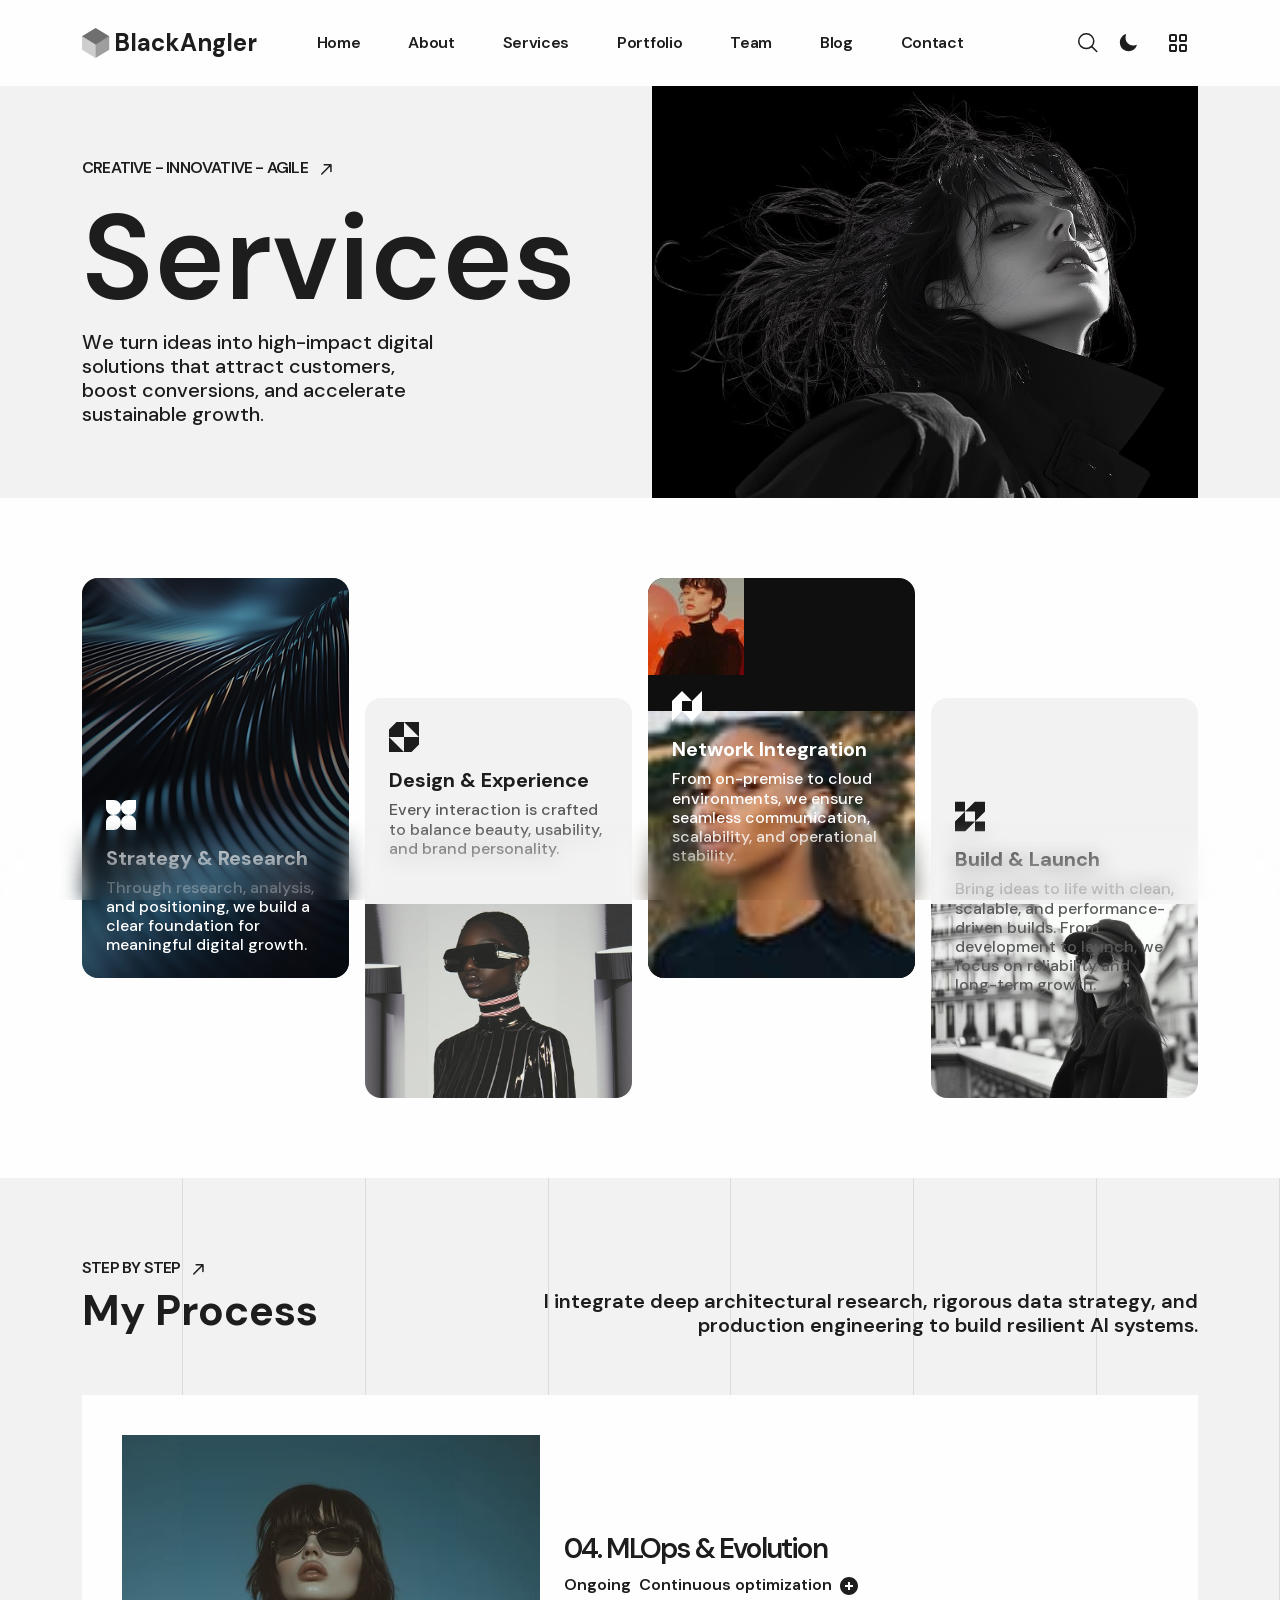
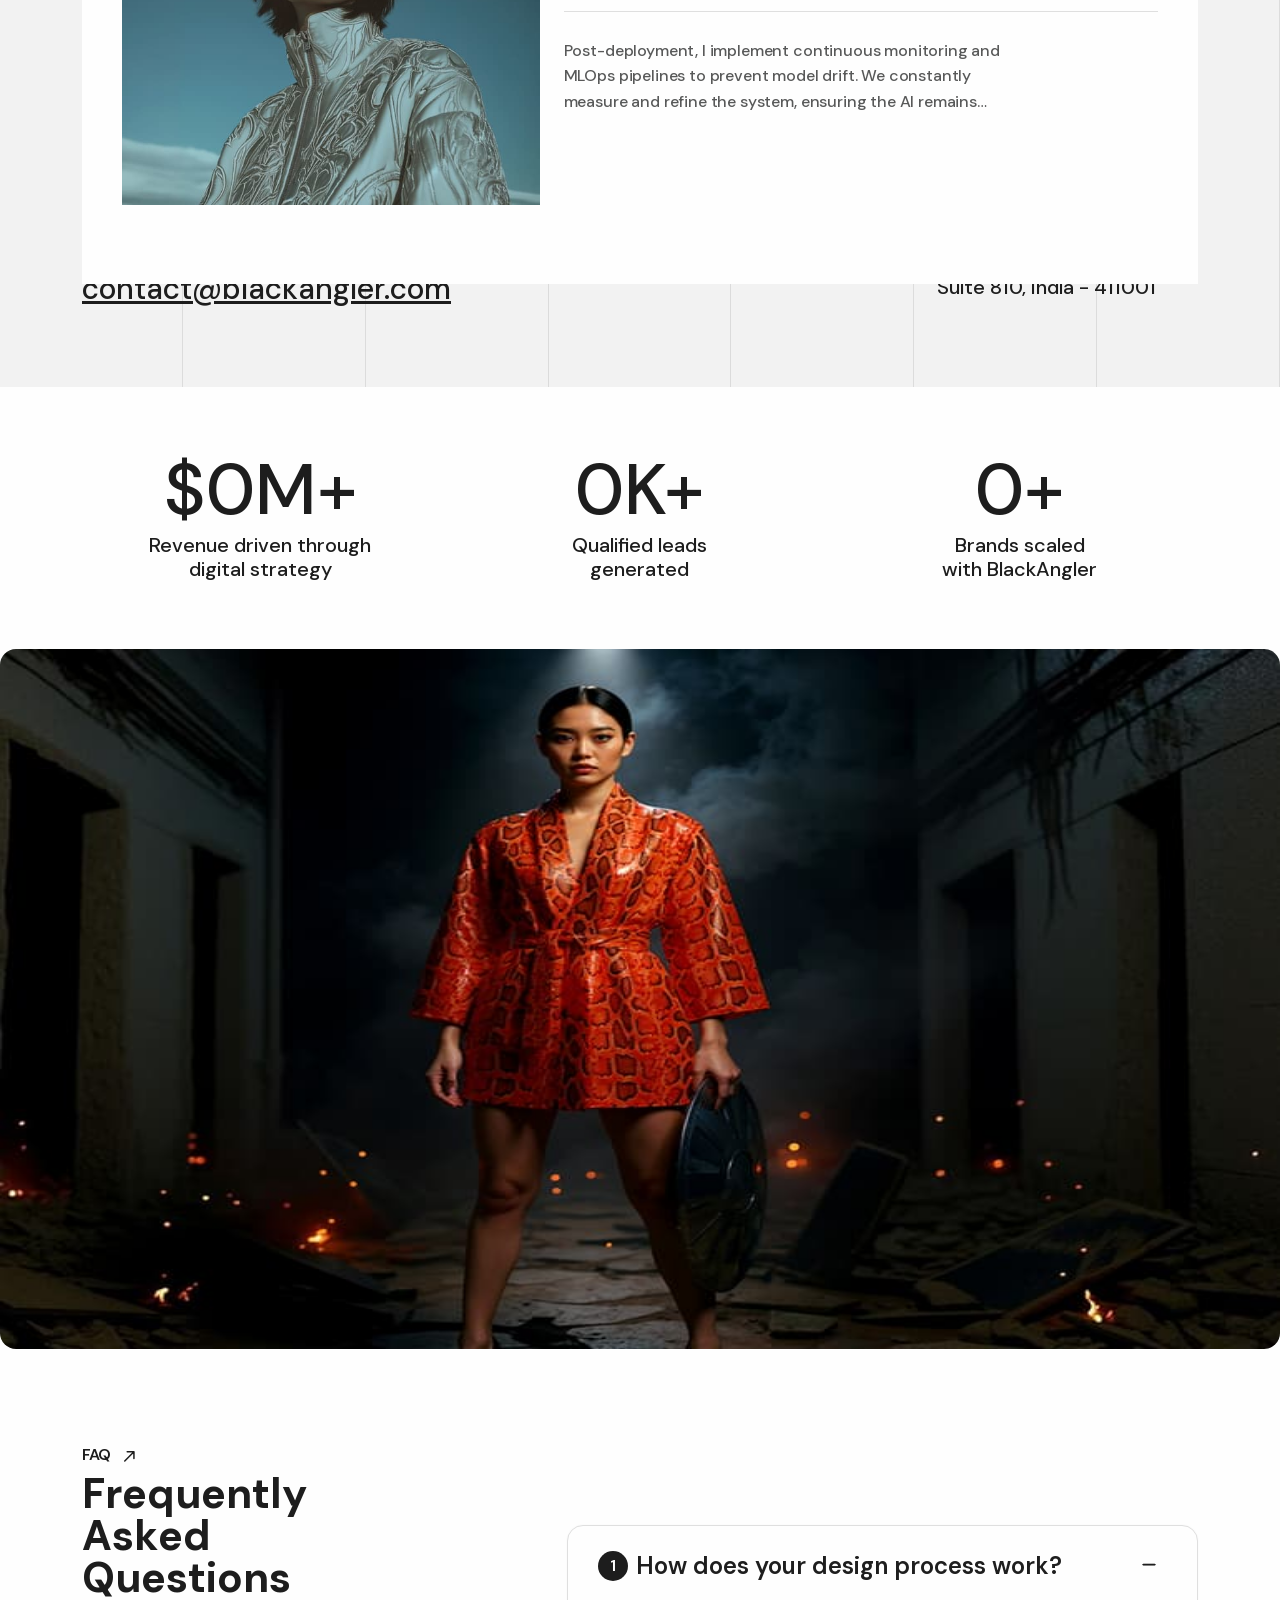
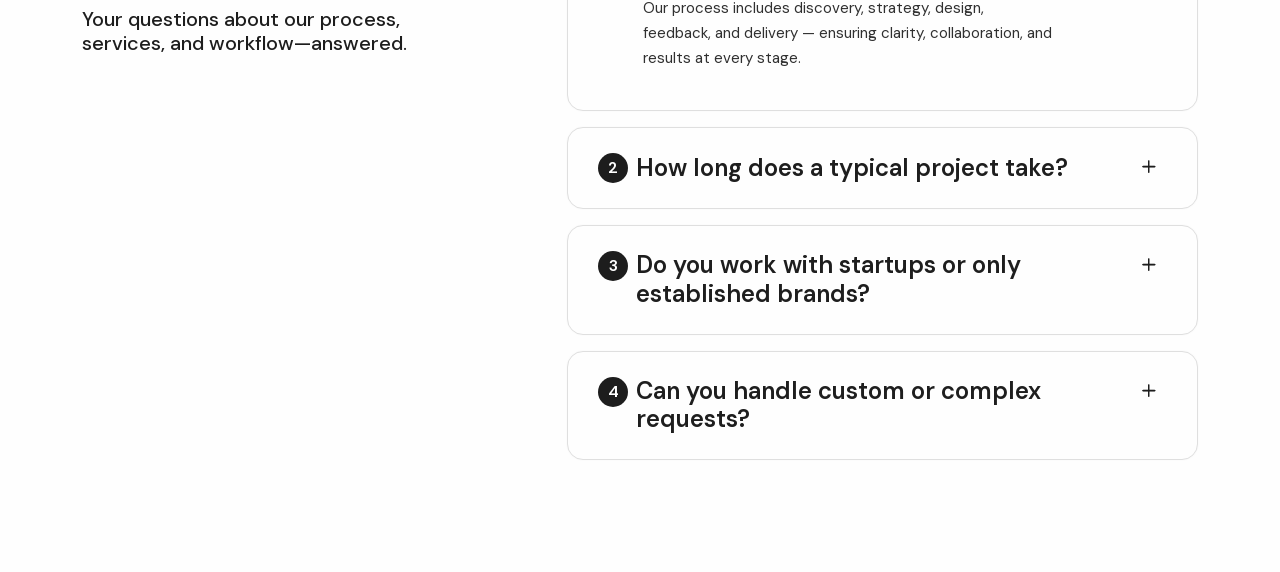
<file: BlackAngler_Web/pricing.html>
<!DOCTYPE html><!--4ZiZ5V66l8yAzSgPtjZtd--><html lang="en"><head><meta charset="utf-8"><meta name="viewport" content="width=device-width, initial-scale=1"><link rel="preload" as="image" href="images/favicon.svg"><link rel="stylesheet" href="css/d43ab978ac5b76ce.css" data-precedence="next"><link rel="stylesheet" href="css/fb56b359238d907b.css" data-precedence="next"><link rel="stylesheet" href="css/bc8425a85ffcacc8.css" data-precedence="next"><link rel="stylesheet" href="css/9af952aefcd0f111.css" data-precedence="next"><link rel="preload" as="script" fetchpriority="low" href="js/a051d459769d563e.js"><script src="js/fb1b0b9da3f03023.js" async=""></script><script src="js/d76614cc900597f0.js" async=""></script><script src="js/aee6c7720838f8a2.js" async=""></script><script src="js/turbopack-2c243b32e7f1eb95.js" async=""></script><script src="js/ff1a16fafef87110.js" async=""></script><script src="js/d2be314c3ece3fbe.js" async=""></script><script src="js/fac1243dc6d606fb.js" async=""></script><script src="js/3cc8bb501985c199.js" async=""></script><script src="js/cc994c5e95bcce3c.js" async=""></script><script src="js/36732c9f1d593a0d.js" async=""></script><script src="js/93e58aa9aea442e6.js" async=""></script><link rel="preload" href="css/font-awesome-pro.css" as="style"><meta name="next-size-adjust" content=""><title>BlackAngler - Software Development & Business Automation</title><meta name="description" content="BlackAngler - Software Development, AI & Business Automation"><link rel="icon" href="images/favicon.ico" sizes="88x94" type="image/x-icon"><link href="css/font-awesome-pro.css" rel="stylesheet"><script src="js/theme-init.js"></script><script src="js/a6dad97d9634a72d.js" nomodule=""></script></head><body class="dm_sans_aee3dfd5-module__RsCM9q__variable"><div hidden=""><!--$--><!--/$--></div><div class="px-blur-bottom"></div><!--$--><!--$--><!--/$--><div id="top"></div><header><div class="at-header-area at-header-spacing header-transparent"><div class="container"><div class="row align-items-center"><div class="col-xl-2 col-6"><div class="at-header-logo"><a href="index.html"><img alt="BlackAngler" loading="lazy" width="30" height="30" decoding="async" data-nimg="1" style="color:transparent" src="images/favicon.svg"><h6 class="fw-700 fz-24 mb-0">BlackAngler</h6></a></div></div><div class="col-xl-8 mx-auto d-none d-xl-flex justify-content-center"><div class="at-main-menu d-inline-flex justify-content-center"><nav class="at-mobile-menu-active"><ul><li><a href="index.html">Home</a></li><li><a href="about.html">About</a></li><li><a href="services.html">Services</a></li><li><a href="portfolio.html">Portfolio</a></li><li><a href="team.html">Team</a></li><li><a href="blog.html">Blog</a></li><li><a href="contact.html">Contact</a></li></ul></nav></div></div><div class="col-xl-2 col-6"><div class="at-header-right gap-3 d-flex justify-content-end align-items-center"><button type="button" class="at-header-search-btn at-search-click" aria-label="Search"><svg width="20" height="20" viewBox="0 0 20 20" fill="none" xmlns="http://www.w3.org/2000/svg"><path d="M18.7508 18.5233L13.5538 13.392M13.5538 13.392C14.9604 12.0032 15.7506 10.1196 15.7506 8.15551C15.7506 6.19144 14.9604 4.30782 13.5538 2.91902C12.1472 1.53022 10.2395 0.75 8.25028 0.75C6.26108 0.75 4.35336 1.53022 2.94678 2.91902C1.54021 4.30782 0.75 6.19144 0.75 8.15551C0.75 10.1196 1.54021 12.0032 2.94678 13.392C4.35336 14.7808 6.26108 15.561 8.25028 15.561C10.2395 15.561 12.1472 14.7808 13.5538 13.392Z" stroke="currentColor" stroke-width="1.5" stroke-linecap="round" stroke-linejoin="round"></path></svg></button><div class="dark-light-mode"><!--$--><label for="switch" class="toggle dark-light-switcher"><input type="checkbox" class="input" id="switch"><div class="icon icon--moon"><svg xmlns="http://www.w3.org/2000/svg" viewBox="0 0 24 24" fill="currentColor" width="20" height="20"><path fill-rule="evenodd" d="M9.528 1.718a.75.75 0 01.162.819A8.97 8.97 0 009 6a9 9 0 009 9 8.97 8.97 0 003.463-.69.75.75 0 01.981.98 10.503 10.503 0 01-9.694 6.46c-5.799 0-10.5-4.701-10.5-10.5 0-4.368 2.667-8.112 6.46-9.694a.75.75 0 01.818.162z" clip-rule="evenodd"></path></svg></div><div class="icon icon--sun"><svg xmlns="http://www.w3.org/2000/svg" viewBox="0 0 24 24" fill="currentColor" width="28" height="28"><path d="M12 2.25a.75.75 0 01.75.75v2.25a.75.75 0 01-1.5 0V3a.75.75 0 01.75-.75zM7.5 12a4.5 4.5 0 119 0 4.5 4.5 0 01-9 0zM18.894 6.166a.75.75 0 00-1.06-1.06l-1.591 1.59a.75.75 0 101.06 1.061l1.591-1.59zM21.75 12a.75.75 0 01-.75.75h-2.25a.75.75 0 010-1.5H21a.75.75 0 01.75.75zM17.834 18.894a.75.75 0 001.06-1.06l-1.59-1.591a.75.75 0 10-1.061 1.06l1.59 1.591zM12 18a.75.75 0 01.75.75V21a.75.75 0 01-1.5 0v-2.25A.75.75 0 0112 18zM7.758 17.303a.75.75 0 00-1.061-1.06l-1.591 1.59a.75.75 0 001.06 1.061l1.591-1.59zM6 12a.75.75 0 01-.75.75H3a.75.75 0 010-1.5h2.25A.75.75 0 016 12zM6.697 7.757a.75.75 0 001.06-1.06l-1.59-1.591a.75.75 0 00-1.061 1.06l1.59 1.591z"></path></svg></div></label><!--/$--></div><button type="button" class="at-menu-bar at-header-sidebar-btn" aria-label="Open menu"><svg xmlns="http://www.w3.org/2000/svg" width="18" height="18" viewBox="0 0 18 18" fill="none"><path d="M1 2C1 1.73478 1.10536 1.48043 1.29289 1.29289C1.48043 1.10536 1.73478 1 2 1H6C6.26522 1 6.51957 1.10536 6.70711 1.29289C6.89464 1.48043 7 1.73478 7 2V6C7 6.26522 6.89464 6.51957 6.70711 6.70711C6.51957 6.89464 6.26522 7 6 7H2C1.73478 7 1.48043 6.89464 1.29289 6.70711C1.10536 6.51957 1 6.26522 1 6V2ZM11 2C11 1.73478 11.1054 1.48043 11.2929 1.29289C11.4804 1.10536 11.7348 1 12 1H16C16.2652 1 16.5196 1.10536 16.7071 1.29289C16.8946 1.48043 17 1.73478 17 2V6C17 6.26522 16.8946 6.51957 16.7071 6.70711C16.5196 6.89464 16.2652 7 16 7H12C11.7348 7 11.4804 6.89464 11.2929 6.70711C11.1054 6.51957 11 6.26522 11 6V2ZM1 12C1 11.7348 1.10536 11.4804 1.29289 11.2929C1.48043 11.1054 1.73478 11 2 11H6C6.26522 11 6.51957 11.1054 6.70711 11.2929C6.89464 11.4804 7 11.7348 7 12V16C7 16.2652 6.89464 16.5196 6.70711 16.7071C6.51957 16.8946 6.26522 17 6 17H2C1.73478 17 1.48043 16.8946 1.29289 16.7071C1.10536 16.5196 1 16.2652 1 16V12ZM11 12C11 11.7348 11.1054 11.4804 11.2929 11.2929C11.4804 11.1054 11.7348 11 12 11H16C16.2652 11 16.5196 11.1054 16.7071 11.2929C16.8946 11.4804 17 11.7348 17 12V16C17 16.2652 16.8946 16.5196 16.7071 16.7071C16.5196 16.8946 16.2652 17 16 17H12C11.7348 17 11.4804 16.8946 11.2929 16.7071C11.1054 16.5196 11 16.2652 11 16V12Z" stroke="currentColor" stroke-width="2" stroke-linecap="round" stroke-linejoin="round"></path></svg></button></div></div></div></div></div><button id="header-sticky" type="button" class="hamburger-open-btn hamburger-sticky-menu" aria-label="Menu"><span>MENU</span><span class="icon"><svg xmlns="http://www.w3.org/2000/svg" width="24" height="24" viewBox="0 0 24 24" fill="none"><path d="M4 5C4 4.73478 4.10536 4.48043 4.29289 4.29289C4.48043 4.10536 4.73478 4 5 4H9C9.26522 4 9.51957 4.10536 9.70711 4.29289C9.89464 4.48043 10 4.73478 10 5V9C10 9.26522 9.89464 9.51957 9.70711 9.70711C9.51957 9.89464 9.26522 10 9 10H5C4.73478 10 4.48043 9.89464 4.29289 9.70711C4.10536 9.51957 4 9.26522 4 9V5ZM14 5C14 4.73478 14.1054 4.48043 14.2929 4.29289C14.4804 4.10536 14.7348 4 15 4H19C19.2652 4 19.5196 4.10536 19.7071 4.29289C19.8946 4.48043 20 4.73478 20 5V9C20 9.26522 19.8946 9.51957 19.7071 9.70711C19.5196 9.89464 19.2652 10 19 10H15C14.7348 10 14.4804 9.89464 14.2929 9.70711C14.1054 9.51957 14 9.26522 14 9V5ZM4 15C4 14.7348 4.10536 14.4804 4.29289 14.2929C4.48043 14.1054 4.73478 14 5 14H9C9.26522 14 9.51957 14.1054 9.70711 14.2929C9.89464 14.4804 10 14.7348 10 15V19C10 19.2652 9.89464 19.5196 9.70711 19.7071C9.51957 19.8946 9.26522 20 9 20H5C4.73478 20 4.48043 19.8946 4.29289 19.7071C4.10536 19.5196 4 19.2652 4 19V15ZM14 15C14 14.7348 14.1054 14.4804 14.2929 14.2929C14.4804 14.1054 14.7348 14 15 14H19C19.2652 14 19.5196 14.1054 19.7071 14.2929C19.8946 14.4804 20 14.7348 20 15V19C20 19.2652 19.8946 19.5196 19.7071 19.7071C19.5196 19.8946 19.2652 20 19 20H15C14.7348 20 14.4804 19.8946 14.2929 19.7071C14.1054 19.5196 14 19.2652 14 19V15Z" stroke="currentColor" stroke-width="2" stroke-linecap="round" stroke-linejoin="round"></path></svg></span></button></header><div style="display:contents"><div class="at-offcanvas-area"><div class="at-offcanvas"><div class="at-offcanvas-top d-flex align-items-center justify-content-between"><div class="at-offcanvas-logo"><a href="index.html"><img data-width="30" alt="BlackAngler" loading="lazy" width="30" height="30" decoding="async" data-nimg="1" style="color:transparent" src="images/favicon.svg"><h6 class="fw-700 fz-24 mb-0">BlackAngler</h6></a></div><div class="at-offcanvas-close-btn"><button type="button" class="close-btn close-sidebar" aria-label="Close"><svg width="37" height="38" viewBox="0 0 37 38" fill="none" xmlns="http://www.w3.org/2000/svg"><path d="M9.19141 9.80762L27.5762 28.1924" stroke="currentColor" stroke-width="1.5" stroke-linecap="round" stroke-linejoin="round"></path><path d="M9.19141 28.1924L27.5762 9.80761" stroke="currentColor" stroke-width="1.5" stroke-linecap="round" stroke-linejoin="round"></path></svg></button></div></div><div class="at-offcanvas-content d-none d-xl-block"><h3 class="at-offcanvas-title">Howdy!</h3><p class="fz-font-lg">We blend strategy, creativity, and technology to help brands grow, connect, and stand out in an ever-evolving digital world.</p></div><div class="at-offcanvas-menu d-xl-none pb-50"><nav></nav></div><div class="at-offcanvas-gallery d-none d-xl-block"><div class="sec-2-home-5__avatars-row d-flex gap-2"><div class="sec-2-home-5__avatar-sm at-offcanvas-gallery-img"><img alt="" loading="lazy" width="80" height="80" decoding="async" data-nimg="1" class="img-cover" style="color:transparent" srcset="images/image_25.jpg 1x, images/image.jpg 2x" src="images/image.jpg"></div><div class="sec-2-home-5__avatar-sm at-offcanvas-gallery-img"><img alt="" loading="lazy" width="80" height="80" decoding="async" data-nimg="1" class="img-cover" style="color:transparent" srcset="images/image_26.jpg 1x, images/image_1.jpg 2x" src="images/image_1.jpg"></div><div class="sec-2-home-5__avatar-sm at-offcanvas-gallery-img"><img alt="" loading="lazy" width="80" height="80" decoding="async" data-nimg="1" class="img-cover" style="color:transparent" srcset="images/image_19.jpg 1x, images/image_4.jpg 2x" src="images/image_4.jpg"></div><div class="sec-2-home-5__avatar-sm at-offcanvas-gallery-img"><img alt="" loading="lazy" width="80" height="80" decoding="async" data-nimg="1" class="img-cover" style="color:transparent" srcset="images/image_27.jpg 1x, images/image_3.jpg 2x" src="images/image_3.jpg"></div><div class="sec-2-home-5__avatar-sm at-offcanvas-gallery-img"><img alt="" loading="lazy" width="80" height="80" decoding="async" data-nimg="1" class="img-cover" style="color:transparent" srcset="images/image_24.jpg 1x, images/image_2.jpg 2x" src="images/image_2.jpg"></div></div></div><div class="at-offcanvas-contact"><h5 class="at-offcanvas-title sm">Get in touch</h5><ul><li><a class="fz-font-lg" href="tel:+91 90289 00586">+91 90289 00586</a></li><li><a class="fz-font-lg" href="mailto:contact@blackangler.com">contact@blackangler.com</a></li><li><a class="fz-font-lg" href="#">Pune, Maharashtra <br>India - 411001</a></li></ul></div><div class="at-offcanvas-social"><h3 class="at-offcanvas-title sm">Follow Us</h3><ul class="at-offcanvas-social__grid"><li><a href="#" class="at-offcanvas-social__link" aria-label="Twitter"><svg xmlns="http://www.w3.org/2000/svg" width="18" height="18" viewBox="0 0 18 18" fill="none" aria-hidden="true"><path fill-rule="evenodd" clip-rule="evenodd" d="M0 0H5.25L8.98421 5.21053L13.5 0H15.5L9.8895 6.47368L16 15H10.75L7.01579 9.7895L2.5 15H0.5L6.11053 8.52632L0 0ZM11.5204 13.5L2.92043 1.5H4.47957L13.0796 13.5H11.5204Z" fill="currentColor"></path></svg><span>Twitter</span></a></li><li><a href="#" class="at-offcanvas-social__link" aria-label="Facebook"><svg xmlns="http://www.w3.org/2000/svg" width="18" height="18" viewBox="0 0 18 18" fill="none" aria-hidden="true"><path fill-rule="evenodd" clip-rule="evenodd" d="M12.4024 18V11.0344H14.7347L15.0838 8.3265H12.4024V6.59765C12.4024 5.81364 12.62 5.27934 13.7443 5.27934L15.1783 5.27867V2.85676C14.9302 2.82382 14.0791 2.75006 13.0888 2.75006C11.0213 2.75006 9.606 4.01198 9.606 6.32952V8.3265H7.2677V11.0344H9.606V18H1C0.44772 18 0 17.5523 0 17V1C0 0.44772 0.44772 0 1 0H17C17.5523 0 18 0.44772 18 1V17C18 17.5523 17.5523 18 17 18H12.4024Z" fill="currentColor"></path></svg><span>Facebook</span></a></li><li><a href="#" class="at-offcanvas-social__link" aria-label="LinkedIn"><svg xmlns="http://www.w3.org/2000/svg" width="18" height="18" viewBox="0 0 18 18" fill="none" aria-hidden="true"><path fill-rule="evenodd" clip-rule="evenodd" d="M15.3352 15.339H12.6697V11.1622C12.6697 10.1662 12.6495 8.8845 11.2807 8.8845C9.89102 8.8845 9.67872 9.9683 9.67872 11.0887V15.339H7.01322V6.75H9.57372V7.9207H9.60822C9.96602 7.2457 10.836 6.53325 12.1357 6.53325C14.8365 6.53325 15.336 8.3108 15.336 10.6245L15.3352 15.339ZM4.00275 5.57475C3.14475 5.57475 2.4555 4.88025 2.4555 4.026C2.4555 3.1725 3.1455 2.47875 4.00275 2.47875C4.85775 2.47875 5.55075 3.1725 5.55075 4.026C5.55075 4.88025 4.857 5.57475 4.00275 5.57475ZM5.33925 15.339H2.66625V6.75H5.33925V15.339ZM16.6687 0H1.32825C0.594 0 0 0.5805 0 1.29675V16.7033C0 17.4202 0.594 18 1.32825 18H16.6665C17.4 18 18 17.4202 18 16.7033V1.29675C18 0.5805 17.4 0 16.6665 0H16.6687Z" fill="currentColor"></path></svg><span>Linkedin</span></a></li><li><a href="#" class="at-offcanvas-social__link" aria-label="Instagram"><svg xmlns="http://www.w3.org/2000/svg" width="18" height="18" viewBox="0 0 18 18" fill="none" aria-hidden="true"><path fill-rule="evenodd" clip-rule="evenodd" d="M9.92475 0C10.9376 0.00167406 11.4509 0.00703828 11.8945 0.0202418L12.0692 0.025948C12.2709 0.0331213 12.47 0.0421215 12.7101 0.0533719C13.6678 0.0976265 14.3211 0.249129 14.8949 0.471887C15.4881 0.700648 15.9892 1.00966 16.4894 1.50993C16.9889 2.0102 17.298 2.51271 17.5275 3.10448C17.7494 3.67751 17.901 4.33153 17.946 5.28931C17.9567 5.52933 17.9653 5.72841 17.9725 5.93024L17.9781 6.10492C17.9913 6.5484 17.9973 7.06177 17.9992 8.07471L17.9999 8.74577C18 8.82777 18 8.91237 18 8.99967L17.9999 9.25357L17.9994 9.92472C17.9977 10.9376 17.9923 11.451 17.9791 11.8944L17.9734 12.0691C17.9662 12.271 17.9572 12.4701 17.946 12.7101C17.9017 13.6679 17.7494 14.3211 17.5275 14.8949C17.2987 15.4882 16.9889 15.9892 16.4894 16.4895C15.9892 16.989 15.4859 17.298 14.8949 17.5275C14.3211 17.7495 13.6678 17.901 12.7101 17.946C12.47 17.9567 12.2709 17.9654 12.0692 17.9725L11.8945 17.9781C11.4509 17.9914 10.9376 17.9973 9.92475 17.9993L9.25359 18C9.1716 18 9.087 18 8.99969 18H8.7458L8.07464 17.9994C7.06175 17.9977 6.54839 17.9924 6.1049 17.9791L5.93022 17.9734C5.72839 17.9662 5.5293 17.9572 5.2893 17.946C4.33151 17.9018 3.67899 17.7495 3.10448 17.5275C2.51195 17.2988 2.01018 16.989 1.50992 16.4895C1.00965 15.9892 0.701394 15.4859 0.471886 14.8949C0.249129 14.3211 0.0983735 13.6679 0.053372 12.7101C0.0426796 12.4701 0.0339582 12.271 0.026893 12.0691L0.0212318 11.8944C0.00806435 11.451 0.00206123 10.9376 0.000117163 9.92472L0 8.07471C0.00167406 7.06177 0.00702925 6.5484 0.0202327 6.10492L0.0259479 5.93024C0.0331212 5.72841 0.0421216 5.52933 0.053372 5.28931C0.0976175 4.33078 0.249129 3.67825 0.471886 3.10448C0.700638 2.51196 1.00965 2.0102 1.50992 1.50993C2.01018 1.00966 2.51271 0.701396 3.10448 0.471887C3.67825 0.249129 4.33077 0.0983735 5.2893 0.0533719C5.5293 0.0426885 5.72839 0.0339673 5.93022 0.026902L6.1049 0.0212407C6.54839 0.00806417 7.06175 0.00206102 8.07464 0.000116949L9.92475 0ZM8.99969 4.49953C6.51298 4.49953 4.49952 6.51518 4.49952 8.99967C4.49952 11.4864 6.51517 13.4998 8.99969 13.4998C11.4864 13.4998 13.4998 11.4842 13.4998 8.99967C13.4998 6.513 11.4841 4.49953 8.99969 4.49953ZM8.99969 6.2996C10.491 6.2996 11.6998 7.50805 11.6998 8.99967C11.6998 10.4909 10.4913 11.6998 8.99969 11.6998C7.50843 11.6998 6.29958 10.4914 6.29958 8.99967C6.29958 7.50841 7.50798 6.2996 8.99969 6.2996ZM13.7249 3.14949C13.1045 3.14949 12.5998 3.65342 12.5998 4.27376C12.5998 4.89411 13.1037 5.39882 13.7249 5.39882C14.3452 5.39882 14.8499 4.89489 14.8499 4.27376C14.8499 3.65342 14.3443 3.14871 13.7249 3.14949Z" fill="currentColor"></path></svg><span>Instagram</span></a></li><li><a href="#" class="at-offcanvas-social__link" aria-label="Youtube"><svg xmlns="http://www.w3.org/2000/svg" width="18" height="13" viewBox="0 0 18 13" fill="none" aria-hidden="true"><path fill-rule="evenodd" clip-rule="evenodd" d="M16.0322 0.388283C16.8071 0.602295 17.4162 1.23059 17.6237 2.03009C17.9985 3.47775 18 6.49997 18 6.49997C18 6.49997 18 9.52214 17.6237 10.9698C17.4162 11.7694 16.8071 12.3977 16.0322 12.6116C14.6291 13 8.99997 13 8.99997 13C8.99997 13 3.37092 13 1.96772 12.6116C1.1928 12.3977 0.583804 11.7694 0.376354 10.9698C-3.83173e-08 9.52214 0 6.49997 0 6.49997C0 6.49997 -3.83173e-08 3.47775 0.376354 2.03009C0.583804 1.23059 1.1928 0.602295 1.96772 0.388283C3.37092 1.18595e-07 8.99997 0 8.99997 0C8.99997 0 14.6291 1.18595e-07 16.0322 0.388283ZM11.8751 6.50027L7.19879 9.2855V3.71499L11.8751 6.50027Z" fill="currentColor"></path></svg><span>Youtube</span></a></li></ul></div></div></div><div class="body-overlay sidebar-overlay" aria-hidden="true"></div><div class="at-offcanvas-2-area"><div class="offcanvas-bg"></div><div class="at-offcanvas-2-wrapper offcanvas-menu sidebar-left"><div class="at-offcanvas-2-left"><div class="at-header-logo d-flex justify-content-between align-items-center mb-50"><a href="index.html"><img data-width="30" alt="BlackAngler" loading="lazy" width="30" height="30" decoding="async" data-nimg="1" class="dark-mode-invert" style="color:transparent" src="images/favicon.svg"><h6 class="fw-700 fz-24 mb-0">BlackAngler</h6></a><span class="hamburger-close-btn close-sidebar" role="button" tabindex="0" aria-label="Close"><svg width="37" height="38" viewBox="0 0 37 38" fill="none" xmlns="http://www.w3.org/2000/svg"><path d="M9.19141 9.80762L27.5762 28.1924" stroke="currentColor" stroke-width="1.5" stroke-linecap="round" stroke-linejoin="round"></path><path d="M9.19141 28.1924L27.5762 9.80761" stroke="currentColor" stroke-width="1.5" stroke-linecap="round" stroke-linejoin="round"></path></svg></span></div><div class="at-offcanvas-menu counter-row"><nav></nav></div><div class="at-offcanvas-social"><ul class="at-offcanvas-social__grid"><li><a href="#" class="at-offcanvas-social__link" aria-label="Twitter"><svg xmlns="http://www.w3.org/2000/svg" width="18" height="18" viewBox="0 0 18 18" fill="none" aria-hidden="true"><path fill-rule="evenodd" clip-rule="evenodd" d="M0 0H5.25L8.98421 5.21053L13.5 0H15.5L9.8895 6.47368L16 15H10.75L7.01579 9.7895L2.5 15H0.5L6.11053 8.52632L0 0ZM11.5204 13.5L2.92043 1.5H4.47957L13.0796 13.5H11.5204Z" fill="currentColor"></path></svg><span>Twitter</span></a></li><li><a href="#" class="at-offcanvas-social__link" aria-label="Facebook"><svg xmlns="http://www.w3.org/2000/svg" width="18" height="18" viewBox="0 0 18 18" fill="none" aria-hidden="true"><path fill-rule="evenodd" clip-rule="evenodd" d="M12.4024 18V11.0344H14.7347L15.0838 8.3265H12.4024V6.59765C12.4024 5.81364 12.62 5.27934 13.7443 5.27934L15.1783 5.27867V2.85676C14.9302 2.82382 14.0791 2.75006 13.0888 2.75006C11.0213 2.75006 9.606 4.01198 9.606 6.32952V8.3265H7.2677V11.0344H9.606V18H1C0.44772 18 0 17.5523 0 17V1C0 0.44772 0.44772 0 1 0H17C17.5523 0 18 0.44772 18 1V17C18 17.5523 17.5523 18 17 18H12.4024Z" fill="currentColor"></path></svg><span>Facebook</span></a></li><li><a href="#" class="at-offcanvas-social__link" aria-label="LinkedIn"><svg xmlns="http://www.w3.org/2000/svg" width="18" height="18" viewBox="0 0 18 18" fill="none" aria-hidden="true"><path fill-rule="evenodd" clip-rule="evenodd" d="M15.3352 15.339H12.6697V11.1622C12.6697 10.1662 12.6495 8.8845 11.2807 8.8845C9.89102 8.8845 9.67872 9.9683 9.67872 11.0887V15.339H7.01322V6.75H9.57372V7.9207H9.60822C9.96602 7.2457 10.836 6.53325 12.1357 6.53325C14.8365 6.53325 15.336 8.3108 15.336 10.6245L15.3352 15.339ZM4.00275 5.57475C3.14475 5.57475 2.4555 4.88025 2.4555 4.026C2.4555 3.1725 3.1455 2.47875 4.00275 2.47875C4.85775 2.47875 5.55075 3.1725 5.55075 4.026C5.55075 4.88025 4.857 5.57475 4.00275 5.57475ZM5.33925 15.339H2.66625V6.75H5.33925V15.339ZM16.6687 0H1.32825C0.594 0 0 0.5805 0 1.29675V16.7033C0 17.4202 0.594 18 1.32825 18H16.6665C17.4 18 18 17.4202 18 16.7033V1.29675C18 0.5805 17.4 0 16.6665 0H16.6687Z" fill="currentColor"></path></svg><span>Linkedin</span></a></li><li><a href="#" class="at-offcanvas-social__link" aria-label="Instagram"><svg xmlns="http://www.w3.org/2000/svg" width="18" height="18" viewBox="0 0 18 18" fill="none" aria-hidden="true"><path fill-rule="evenodd" clip-rule="evenodd" d="M9.92475 0C10.9376 0.00167406 11.4509 0.00703828 11.8945 0.0202418L12.0692 0.025948C12.2709 0.0331213 12.47 0.0421215 12.7101 0.0533719C13.6678 0.0976265 14.3211 0.249129 14.8949 0.471887C15.4881 0.700648 15.9892 1.00966 16.4894 1.50993C16.9889 2.0102 17.298 2.51271 17.5275 3.10448C17.7494 3.67751 17.901 4.33153 17.946 5.28931C17.9567 5.52933 17.9653 5.72841 17.9725 5.93024L17.9781 6.10492C17.9913 6.5484 17.9973 7.06177 17.9992 8.07471L17.9999 8.74577C18 8.82777 18 8.91237 18 8.99967L17.9999 9.25357L17.9994 9.92472C17.9977 10.9376 17.9923 11.451 17.9791 11.8944L17.9734 12.0691C17.9662 12.271 17.9572 12.4701 17.946 12.7101C17.9017 13.6679 17.7494 14.3211 17.5275 14.8949C17.2987 15.4882 16.9889 15.9892 16.4894 16.4895C15.9892 16.989 15.4859 17.298 14.8949 17.5275C14.3211 17.7495 13.6678 17.901 12.7101 17.946C12.47 17.9567 12.2709 17.9654 12.0692 17.9725L11.8945 17.9781C11.4509 17.9914 10.9376 17.9973 9.92475 17.9993L9.25359 18C9.1716 18 9.087 18 8.99969 18H8.7458L8.07464 17.9994C7.06175 17.9977 6.54839 17.9924 6.1049 17.9791L5.93022 17.9734C5.72839 17.9662 5.5293 17.9572 5.2893 17.946C4.33151 17.9018 3.67899 17.7495 3.10448 17.5275C2.51195 17.2988 2.01018 16.989 1.50992 16.4895C1.00965 15.9892 0.701394 15.4859 0.471886 14.8949C0.249129 14.3211 0.0983735 13.6679 0.053372 12.7101C0.0426796 12.4701 0.0339582 12.271 0.026893 12.0691L0.0212318 11.8944C0.00806435 11.451 0.00206123 10.9376 0.000117163 9.92472L0 8.07471C0.00167406 7.06177 0.00702925 6.5484 0.0202327 6.10492L0.0259479 5.93024C0.0331212 5.72841 0.0421216 5.52933 0.053372 5.28931C0.0976175 4.33078 0.249129 3.67825 0.471886 3.10448C0.700638 2.51196 1.00965 2.0102 1.50992 1.50993C2.01018 1.00966 2.51271 0.701396 3.10448 0.471887C3.67825 0.249129 4.33077 0.0983735 5.2893 0.0533719C5.5293 0.0426885 5.72839 0.0339673 5.93022 0.026902L6.1049 0.0212407C6.54839 0.00806417 7.06175 0.00206102 8.07464 0.000116949L9.92475 0ZM8.99969 4.49953C6.51298 4.49953 4.49952 6.51518 4.49952 8.99967C4.49952 11.4864 6.51517 13.4998 8.99969 13.4998C11.4864 13.4998 13.4998 11.4842 13.4998 8.99967C13.4998 6.513 11.4841 4.49953 8.99969 4.49953ZM8.99969 6.2996C10.491 6.2996 11.6998 7.50805 11.6998 8.99967C11.6998 10.4909 10.4913 11.6998 8.99969 11.6998C7.50843 11.6998 6.29958 10.4914 6.29958 8.99967C6.29958 7.50841 7.50798 6.2996 8.99969 6.2996ZM13.7249 3.14949C13.1045 3.14949 12.5998 3.65342 12.5998 4.27376C12.5998 4.89411 13.1037 5.39882 13.7249 5.39882C14.3452 5.39882 14.8499 4.89489 14.8499 4.27376C14.8499 3.65342 14.3443 3.14871 13.7249 3.14949Z" fill="currentColor"></path></svg><span>Instagram</span></a></li><li><a href="#" class="at-offcanvas-social__link" aria-label="Youtube"><svg xmlns="http://www.w3.org/2000/svg" width="18" height="13" viewBox="0 0 18 13" fill="none" aria-hidden="true"><path fill-rule="evenodd" clip-rule="evenodd" d="M16.0322 0.388283C16.8071 0.602295 17.4162 1.23059 17.6237 2.03009C17.9985 3.47775 18 6.49997 18 6.49997C18 6.49997 18 9.52214 17.6237 10.9698C17.4162 11.7694 16.8071 12.3977 16.0322 12.6116C14.6291 13 8.99997 13 8.99997 13C8.99997 13 3.37092 13 1.96772 12.6116C1.1928 12.3977 0.583804 11.7694 0.376354 10.9698C-3.83173e-08 9.52214 0 6.49997 0 6.49997C0 6.49997 -3.83173e-08 3.47775 0.376354 2.03009C0.583804 1.23059 1.1928 0.602295 1.96772 0.388283C3.37092 1.18595e-07 8.99997 0 8.99997 0C8.99997 0 14.6291 1.18595e-07 16.0322 0.388283ZM11.8751 6.50027L7.19879 9.2855V3.71499L11.8751 6.50027Z" fill="currentColor"></path></svg><span>Youtube</span></a></li></ul></div><span class="hamburger-close-btn hamburger-mobile-close-btn close-sidebar d-md-none" role="button" tabindex="0" aria-label="Close">CLOSE</span></div></div></div></div><div class="at-search-body-overlay " role="button" tabindex="0" aria-label="Close search"></div><div class="at-search-form-toggle "><div class="container"><div class="row mb-60"><div class="col-lg-12"><div class="at-search-top d-flex justify-content-between align-items-center"><div class="at-header-logo at-search-logo"><a href="index.html"><img data-width="30" src="images/favicon.svg" alt="BlackAngler"><h6 class="fw-700 fz-24 mb-0">BlackAngler</h6></a></div><button type="button" class="at-search-close" aria-label="Close search"><i class="fa-light fa-xmark"></i></button></div></div></div><div class="row justify-content-center"><div class="col-lg-12"><div class="at-search-form"><form action="#"><div class="at-search-form-input"><input type="text" placeholder="Find what you need…" required=""><span class="at-search-focus-border"></span><button class="at-search-form-btn at-btn" type="submit"><span><span class="text-1">Search</span><span class="text-2">Search</span></span><i class="icon-arrow-right"><svg xmlns="http://www.w3.org/2000/svg" width="14" height="12" viewBox="0 0 14 12" fill="none"><path d="M8.33333 1L13 5.66667M13 5.66667L8.33333 10.3333M13 5.66667H1" stroke="currentColor" stroke-width="2" stroke-linecap="round" stroke-linejoin="round"></path></svg><svg xmlns="http://www.w3.org/2000/svg" width="14" height="12" viewBox="0 0 14 12" fill="none"><path d="M8.33333 1L13 5.66667M13 5.66667L8.33333 10.3333M13 5.66667H1" stroke="currentColor" stroke-width="2" stroke-linecap="round" stroke-linejoin="round"></path></svg></i></button></div></form></div></div><div class="col-12"><div class="at-categories"><h3 class="at-categories-title">Popular searches</h3><ul class="at-categories-list"><li><a class="at-categories-item" href="#">UI / UX Design</a></li><li><a class="at-categories-item" href="#">Photography</a></li><li><a class="at-categories-item" href="#">Digital Marketing</a></li><li><a class="at-categories-item" href="#">Creative</a></li><li><a class="at-categories-item" href="#">Innovative</a></li><li><a class="at-categories-item" href="#">Visionary</a></li><li><a class="at-categories-item" href="#">Disruptive</a></li><li><a class="at-categories-item" href="#">Adaptive</a></li><li><a class="at-categories-item" href="#">Reliable</a></li><li><a class="at-categories-item" href="#">Scalable</a></li><li><a class="at-categories-item" href="#">Impactful</a></li><li><a class="at-categories-item" href="#">Dynamic</a></li></ul></div></div></div></div></div><div id="smooth-wrapper"><div id="smooth-content" class="z-index-3"><main class="bg-neutral-0"><section class="sec-1-services overflow-hidden"><div class="bg-neutral-50"><div class="container"><div class="row align-items-center p-relative"><div class="col-xxl-5 col-lg-6 pt-lg-0 pt-100"><span class="at-btn common-black bg-transparent mb-10 rounded-0 p-0"><span class="text-uppercase"><span class="text-1">Creative - Innovative - Agile</span><span class="text-2">Creative - Innovative - Agile</span></span><i><svg width="11" height="11" viewBox="0 0 11 11" fill="none" xmlns="http://www.w3.org/2000/svg"><path d="M0.21967 9.40717C-0.0732232 9.70006 -0.0732232 10.1749 0.21967 10.4678C0.512563 10.7607 0.987437 10.7607 1.28033 10.4678L0.21967 9.40717ZM10.6875 0.75C10.6875 0.335786 10.3517 2.97145e-09 9.9375 1.50485e-07L3.1875 -2.70983e-07C2.77329 -2.70983e-07 2.4375 0.335786 2.4375 0.75C2.4375 1.16421 2.77329 1.5 3.1875 1.5H9.1875V7.5C9.1875 7.91421 9.52329 8.25 9.9375 8.25C10.3517 8.25 10.6875 7.91421 10.6875 7.5L10.6875 0.75ZM0.75 9.9375L1.28033 10.4678L10.4678 1.28033L9.9375 0.75L9.40717 0.21967L0.21967 9.40717L0.75 9.9375Z" fill="currentColor"></path></svg><svg width="11" height="11" viewBox="0 0 11 11" fill="none" xmlns="http://www.w3.org/2000/svg"><path d="M0.21967 9.40717C-0.0732232 9.70006 -0.0732232 10.1749 0.21967 10.4678C0.512563 10.7607 0.987437 10.7607 1.28033 10.4678L0.21967 9.40717ZM10.6875 0.75C10.6875 0.335786 10.3517 2.97145e-09 9.9375 1.50485e-07L3.1875 -2.70983e-07C2.77329 -2.70983e-07 2.4375 0.335786 2.4375 0.75C2.4375 1.16421 2.77329 1.5 3.1875 1.5H9.1875V7.5C9.1875 7.91421 9.52329 8.25 9.9375 8.25C10.3517 8.25 10.6875 7.91421 10.6875 7.5L10.6875 0.75ZM0.75 9.9375L1.28033 10.4678L10.4678 1.28033L9.9375 0.75L9.40717 0.21967L0.21967 9.40717L0.75 9.9375Z" fill="currentColor"></path></svg></i></span><h1 class="section-title d-flex fw-600 fz-200 reveal-text mb-0 text-nowrap"><span class="split-word" style="white-space:nowrap;display:inline-block"><span class="split-char" style="display:inline-block">S</span><span class="split-char" style="display:inline-block">e</span><span class="split-char" style="display:inline-block">r</span><span class="split-char" style="display:inline-block">v</span><span class="split-char" style="display:inline-block">i</span><span class="split-char" style="display:inline-block">c</span><span class="split-char" style="display:inline-block">e</span><span class="split-char" style="display:inline-block">s</span></span></h1><div class="col-lg-8"><h6 class="fw-500 fz-font-lg reveal-text mb-0"><span class="split-word" style="white-space:nowrap;display:inline-block"><span class="split-char" style="display:inline-block">W</span><span class="split-char" style="display:inline-block">e</span></span><span class="split-char" style="display:inline-block"> </span><span class="split-word" style="white-space:nowrap;display:inline-block"><span class="split-char" style="display:inline-block">t</span><span class="split-char" style="display:inline-block">u</span><span class="split-char" style="display:inline-block">r</span><span class="split-char" style="display:inline-block">n</span></span><span class="split-char" style="display:inline-block"> </span><span class="split-word" style="white-space:nowrap;display:inline-block"><span class="split-char" style="display:inline-block">i</span><span class="split-char" style="display:inline-block">d</span><span class="split-char" style="display:inline-block">e</span><span class="split-char" style="display:inline-block">a</span><span class="split-char" style="display:inline-block">s</span></span><span class="split-char" style="display:inline-block"> </span><span class="split-word" style="white-space:nowrap;display:inline-block"><span class="split-char" style="display:inline-block">i</span><span class="split-char" style="display:inline-block">n</span><span class="split-char" style="display:inline-block">t</span><span class="split-char" style="display:inline-block">o</span></span><span class="split-char" style="display:inline-block"> </span><span class="split-word" style="white-space:nowrap;display:inline-block"><span class="split-char" style="display:inline-block">h</span><span class="split-char" style="display:inline-block">i</span><span class="split-char" style="display:inline-block">g</span><span class="split-char" style="display:inline-block">h</span><span class="split-char" style="display:inline-block">-</span><span class="split-char" style="display:inline-block">i</span><span class="split-char" style="display:inline-block">m</span><span class="split-char" style="display:inline-block">p</span><span class="split-char" style="display:inline-block">a</span><span class="split-char" style="display:inline-block">c</span><span class="split-char" style="display:inline-block">t</span></span><span class="split-char" style="display:inline-block"> </span><span class="split-word" style="white-space:nowrap;display:inline-block"><span class="split-char" style="display:inline-block">d</span><span class="split-char" style="display:inline-block">i</span><span class="split-char" style="display:inline-block">g</span><span class="split-char" style="display:inline-block">i</span><span class="split-char" style="display:inline-block">t</span><span class="split-char" style="display:inline-block">a</span><span class="split-char" style="display:inline-block">l</span></span><span class="split-char" style="display:inline-block"> </span><span class="split-word" style="white-space:nowrap;display:inline-block"><span class="split-char" style="display:inline-block">s</span><span class="split-char" style="display:inline-block">o</span><span class="split-char" style="display:inline-block">l</span><span class="split-char" style="display:inline-block">u</span><span class="split-char" style="display:inline-block">t</span><span class="split-char" style="display:inline-block">i</span><span class="split-char" style="display:inline-block">o</span><span class="split-char" style="display:inline-block">n</span><span class="split-char" style="display:inline-block">s</span></span><span class="split-char" style="display:inline-block"> </span><span class="split-word" style="white-space:nowrap;display:inline-block"><span class="split-char" style="display:inline-block">t</span><span class="split-char" style="display:inline-block">h</span><span class="split-char" style="display:inline-block">a</span><span class="split-char" style="display:inline-block">t</span></span><span class="split-char" style="display:inline-block"> </span><span class="split-word" style="white-space:nowrap;display:inline-block"><span class="split-char" style="display:inline-block">a</span><span class="split-char" style="display:inline-block">t</span><span class="split-char" style="display:inline-block">t</span><span class="split-char" style="display:inline-block">r</span><span class="split-char" style="display:inline-block">a</span><span class="split-char" style="display:inline-block">c</span><span class="split-char" style="display:inline-block">t</span></span><span class="split-char" style="display:inline-block"> </span><span class="split-word" style="white-space:nowrap;display:inline-block"><span class="split-char" style="display:inline-block">c</span><span class="split-char" style="display:inline-block">u</span><span class="split-char" style="display:inline-block">s</span><span class="split-char" style="display:inline-block">t</span><span class="split-char" style="display:inline-block">o</span><span class="split-char" style="display:inline-block">m</span><span class="split-char" style="display:inline-block">e</span><span class="split-char" style="display:inline-block">r</span><span class="split-char" style="display:inline-block">s</span><span class="split-char" style="display:inline-block">,</span></span><span class="split-char" style="display:inline-block"> </span><span class="split-word" style="white-space:nowrap;display:inline-block"><span class="split-char" style="display:inline-block">b</span><span class="split-char" style="display:inline-block">o</span><span class="split-char" style="display:inline-block">o</span><span class="split-char" style="display:inline-block">s</span><span class="split-char" style="display:inline-block">t</span></span><span class="split-char" style="display:inline-block"> </span><span class="split-word" style="white-space:nowrap;display:inline-block"><span class="split-char" style="display:inline-block">c</span><span class="split-char" style="display:inline-block">o</span><span class="split-char" style="display:inline-block">n</span><span class="split-char" style="display:inline-block">v</span><span class="split-char" style="display:inline-block">e</span><span class="split-char" style="display:inline-block">r</span><span class="split-char" style="display:inline-block">s</span><span class="split-char" style="display:inline-block">i</span><span class="split-char" style="display:inline-block">o</span><span class="split-char" style="display:inline-block">n</span><span class="split-char" style="display:inline-block">s</span><span class="split-char" style="display:inline-block">,</span></span><span class="split-char" style="display:inline-block"> </span><span class="split-word" style="white-space:nowrap;display:inline-block"><span class="split-char" style="display:inline-block">a</span><span class="split-char" style="display:inline-block">n</span><span class="split-char" style="display:inline-block">d</span></span><span class="split-char" style="display:inline-block"> </span><span class="split-word" style="white-space:nowrap;display:inline-block"><span class="split-char" style="display:inline-block">a</span><span class="split-char" style="display:inline-block">c</span><span class="split-char" style="display:inline-block">c</span><span class="split-char" style="display:inline-block">e</span><span class="split-char" style="display:inline-block">l</span><span class="split-char" style="display:inline-block">e</span><span class="split-char" style="display:inline-block">r</span><span class="split-char" style="display:inline-block">a</span><span class="split-char" style="display:inline-block">t</span><span class="split-char" style="display:inline-block">e</span></span><span class="split-char" style="display:inline-block"> </span><span class="split-word" style="white-space:nowrap;display:inline-block"><span class="split-char" style="display:inline-block">s</span><span class="split-char" style="display:inline-block">u</span><span class="split-char" style="display:inline-block">s</span><span class="split-char" style="display:inline-block">t</span><span class="split-char" style="display:inline-block">a</span><span class="split-char" style="display:inline-block">i</span><span class="split-char" style="display:inline-block">n</span><span class="split-char" style="display:inline-block">a</span><span class="split-char" style="display:inline-block">b</span><span class="split-char" style="display:inline-block">l</span><span class="split-char" style="display:inline-block">e</span></span><span class="split-char" style="display:inline-block"> </span><span class="split-word" style="white-space:nowrap;display:inline-block"><span class="split-char" style="display:inline-block">g</span><span class="split-char" style="display:inline-block">r</span><span class="split-char" style="display:inline-block">o</span><span class="split-char" style="display:inline-block">w</span><span class="split-char" style="display:inline-block">t</span><span class="split-char" style="display:inline-block">h</span><span class="split-char" style="display:inline-block">.</span></span></h6></div></div><div class="col-xxl-7 col-lg-6 scene at_fade_anim" data-speed=".8" data-delay=".4" data-fade-from="bottom" data-ease="bounce"><div data-speed=".8"><img alt="BlackAngler" loading="lazy" width="1900" height="800" decoding="async" data-nimg="1" style="color:transparent;width:100%;height:auto;object-fit:contain" srcset="images/image_36.jpg 1x, images/image_18.jpg 2x" src="images/image_18.jpg"></div></div></div></div></div></section><section class="sec-2-services overflow-hidden pt-120 pb-120"><div class="container"><div class="row g-3"><div class="col-lg-3 col-md-6"><div class="at-service-card card-1 rounded-4 overflow-hidden p-relative bg-cover" style="background-image:url(images/img-76.webp)" data-background="images/"><a class="p-absolute top-0 left-0 w-100 h-100" href="#"></a><div class="at-service-card-content text-white p-absolute bottom-0 start-0 end-0 m-xxl-5 m-4"><div class="at-service-card-icon"><svg xmlns="http://www.w3.org/2000/svg" width="30" height="30" viewBox="0 0 30 30" fill="none"><path d="M7.5 15C11.6421 15 15 11.6421 15 7.5C15 11.6412 18.3563 14.9984 22.4971 15C18.3563 15.0016 15 18.3588 15 22.5C15 18.3579 11.6421 15 7.5 15C3.35786 15 5.08894e-07 18.3579 3.27835e-07 22.5L0 30L7.5 30C11.6421 30 15 26.6421 15 22.5C15 26.6421 18.3579 30 22.5 30L30 30L30 22.5C30 18.3588 26.6437 15.0016 22.5029 15C26.6437 14.9984 30 11.6412 30 7.5L30 6.31805e-06L22.5 6.64589e-06C18.3579 6.82695e-06 15 3.35787 15 7.5C15 3.35787 11.6421 5.21315e-06 7.5 5.39421e-06L2.62268e-06 3.8147e-06L1.63918e-06 7.5C1.096e-06 11.6421 3.35786 15 7.5 15Z" fill="currentColor"></path></svg></div><h6 class="text-white mt-3"><a href="#">Strategy & Research</a></h6><div class="at-service-card-description"><p class="text-white mb-0">Through research, analysis, and positioning, we build a clear foundation for meaningful digital growth.</p></div></div></div></div><div class="col-lg-3 col-md-6"><div class="at-service-card card-2 rounded-4 overflow-hidden p-relative bg-neutral-50"><a class="p-absolute bottom-0 start-0 end-0" href="#"><img alt="BlackAngler" loading="lazy" width="400" height="500" decoding="async" data-nimg="1" class="img-cover" style="color:transparent" srcset="images/image_29.jpg 1x, images/image_11.jpg 2x" src="images/image_11.jpg"></a><div class="at-service-card-content p-absolute top-0 left-0 m-xxl-5 m-4"><div class="at-service-card-icon"><svg xmlns="http://www.w3.org/2000/svg" width="30" height="30" viewBox="0 0 30 30" fill="none"><path d="M15 0H30V15L15 0Z" fill="currentColor"></path><path fill-rule="evenodd" clip-rule="evenodd" d="M15 15V0H7.5L0 7.5V15V30H15H22.5L30 22.5V15H15ZM15 15V30L0 15H15Z" fill="currentColor"></path></svg></div><h6 class="mt-3"><a href="#">Design & Experience</a></h6><div class="at-service-card-description"><p class="mb-0">Every interaction is crafted to balance beauty, usability, and brand personality.</p></div></div></div></div><div class="col-lg-3 col-md-6"><div class="at-service-card card-3 rounded-4 overflow-hidden p-relative"><a class="p-absolute top-0 left-0" href="#"><img alt="BlackAngler" loading="lazy" width="400" height="300" decoding="async" data-nimg="1" class="img-cover" style="color:transparent" srcset="images/image_21.jpg 1x, images/image_5.jpg 2x" src="images/image_5.jpg"></a><a class="p-absolute bottom-0 start-0 end-0" href="#"><img alt="BlackAngler" loading="lazy" width="400" height="300" decoding="async" data-nimg="1" class="img-cover" style="color:transparent" srcset="images/image_20.jpg 1x, images/image_6.jpg 2x" src="images/image_6.jpg"></a><div class="at-service-card-content text-white p-absolute top-50 left-0 mx-xxl-5 mx-4 translate-middle-y"><div class="at-service-card-icon"><svg xmlns="http://www.w3.org/2000/svg" width="30" height="30" viewBox="0 0 30 30" fill="none"><path fill-rule="evenodd" clip-rule="evenodd" d="M30 0L20 10L10 0L0 10V30L10 20L20 30L30 20V0ZM10 20V10H20V20H10Z" fill="currentColor"></path></svg></div><h6 class="text-white mt-3"><a href="#">Network Integration</a></h6><div class="at-service-card-description"><p class="mb-0 text-white">From on-premise to cloud environments, we ensure seamless communication, scalability, and operational stability.</p></div></div></div></div><div class="col-lg-3 col-md-6"><div class="at-service-card card-2 rounded-4 overflow-hidden p-relative bg-neutral-50"><a class="p-absolute bottom-0 start-0 end-0" href="#"><img alt="BlackAngler" loading="lazy" width="400" height="500" decoding="async" data-nimg="1" class="img-cover" style="color:transparent" srcset="images/image_28.jpg 1x, images/image_8.jpg 2x" src="images/image_8.jpg"></a><div class="at-service-card-content p-absolute top-50 left-0 mx-xxl-5 mx-4 translate-middle-y"><div class="at-service-card-icon"><svg xmlns="http://www.w3.org/2000/svg" width="30" height="30" viewBox="0 0 30 30" fill="none"><path d="M10 10L20 0H30V10L20 20V10H10Z" fill="currentColor"></path><path d="M20 20H30V30H20V20Z" fill="currentColor"></path><path d="M10 10L0 20V30H10L20 20H10V10Z" fill="currentColor"></path><path d="M10 10H0V0H10V10Z" fill="currentColor"></path></svg></div><h6 class="mt-3"><a href="#">Build & Launch</a></h6><div class="at-service-card-description"><p class="mb-0">Bring ideas to life with clean, scalable, and performance-driven builds. From development to launch, we focus on reliability and long-term growth.</p></div></div></div></div></div></div></section><section class="sec-2-about pt-120 p-relative bg-neutral-50"><div class="position-absolute w-100 h-100 d-grid top-0 md:grid-cols-7 gap-0 z-0 opacity-10"><div class="position-relative h-100 overflow-hidden d-md-block border-dark/01"><div class="absolute bottom-0 left-0 right-0 border-white/10"></div></div><div class="position-relative h-100 overflow-hidden d-md-block border-dark/01"><div class="absolute bottom-0 left-0 right-0 border-white/10"></div></div><div class="position-relative h-100 overflow-hidden d-md-block border-dark/01"><div class="absolute bottom-0 left-0 right-0 border-white/10"></div></div><div class="position-relative h-100 border-r border-dark/01 md:border-none"><div class="absolute bottom-0 left-0 right-0 border-white/10"></div><div class="absolute top-[20%] left-0 right-0 h-[30%] bg-gradient-to-b from-white/5 to-transparent pointer-events-none" aria-hidden="true"></div></div><div class="position-relative h-100 overflow-hidden d-md-block border-dark/01"><div class="absolute bottom-0 left-0 right-0 border-white/10"></div></div><div class="position-relative h-100 overflow-hidden d-md-block border-dark/01"><div class="absolute bottom-0 left-0 right-0 border-white/10"></div></div><div class="position-relative h-100 overflow-hidden d-md-block border-dark/01"><div class="absolute bottom-0 left-0 right-0 border-white/10"></div></div></div><div class="container p-relative z-1"><div class="row pb-50 align-items-end"><div class="col-lg-4 col-md-4"><span class="at-btn common-black bg-transparent mb-10 rounded-0 p-0"><span class="text-uppercase"><span class="text-1">Step by step</span><span class="text-2">Step by step</span></span><i><svg width="11" height="11" viewBox="0 0 11 11" fill="none" xmlns="http://www.w3.org/2000/svg"><path d="M0.21967 9.40717C-0.0732232 9.70006 -0.0732232 10.1749 0.21967 10.4678C0.512563 10.7607 0.987437 10.7607 1.28033 10.4678L0.21967 9.40717ZM10.6875 0.75C10.6875 0.335786 10.3517 2.97145e-09 9.9375 1.50485e-07L3.1875 -2.70983e-07C2.77329 -2.70983e-07 2.4375 0.335786 2.4375 0.75C2.4375 1.16421 2.77329 1.5 3.1875 1.5H9.1875V7.5C9.1875 7.91421 9.52329 8.25 9.9375 8.25C10.3517 8.25 10.6875 7.91421 10.6875 7.5L10.6875 0.75ZM0.75 9.9375L1.28033 10.4678L10.4678 1.28033L9.9375 0.75L9.40717 0.21967L0.21967 9.40717L0.75 9.9375Z" fill="currentColor"></path></svg><svg width="11" height="11" viewBox="0 0 11 11" fill="none" xmlns="http://www.w3.org/2000/svg"><path d="M0.21967 9.40717C-0.0732232 9.70006 -0.0732232 10.1749 0.21967 10.4678C0.512563 10.7607 0.987437 10.7607 1.28033 10.4678L0.21967 9.40717ZM10.6875 0.75C10.6875 0.335786 10.3517 2.97145e-09 9.9375 1.50485e-07L3.1875 -2.70983e-07C2.77329 -2.70983e-07 2.4375 0.335786 2.4375 0.75C2.4375 1.16421 2.77329 1.5 3.1875 1.5H9.1875V7.5C9.1875 7.91421 9.52329 8.25 9.9375 8.25C10.3517 8.25 10.6875 7.91421 10.6875 7.5L10.6875 0.75ZM0.75 9.9375L1.28033 10.4678L10.4678 1.28033L9.9375 0.75L9.40717 0.21967L0.21967 9.40717L0.75 9.9375Z" fill="currentColor"></path></svg></i></span><h3 class="reveal-text"><span class="split-word" style="white-space:nowrap;display:inline-block"><span class="split-char" style="display:inline-block">M</span><span class="split-char" style="display:inline-block">y</span></span><span class="split-char" style="display:inline-block"> </span><span class="split-word" style="white-space:nowrap;display:inline-block"><span class="split-char" style="display:inline-block">P</span><span class="split-char" style="display:inline-block">r</span><span class="split-char" style="display:inline-block">o</span><span class="split-char" style="display:inline-block">c</span><span class="split-char" style="display:inline-block">e</span><span class="split-char" style="display:inline-block">s</span><span class="split-char" style="display:inline-block">s</span></span></h3></div><div class="col-xxl-5 col-lg-8 text-lg-end ms-auto"><h6 class="fw-600 fz-font-lg">I integrate deep architectural research, rigorous data strategy, and production engineering to build resilient AI systems.</h6></div></div></div><div class="container p-relative z-1"><div class="row"><div class="col-12"><div class="scroll-section process-scroll"><div class="wrapper"><div class="item"><div class="process-card"><div class="row g-xxl-5 align-items-center"><div class="col-xxl-4 col-lg-5 order-lg-1 order-2"><div class="process-card__img-wrap"><img alt="System Audit & Discovery" loading="lazy" width="500" height="350" decoding="async" data-nimg="1" class="img-cover" style="color:transparent" srcset="images/image_31.jpg 1x, images/image_12.jpg 2x" src="images/image_12.jpg"></div></div><div class="col-xxl-8 col-lg-7 order-lg-2 order-1 mb-lg-0 mb-4"><div class="process-card__content"><div class="process-card__header flex-xxl-row flex-column align-items-start"><h5 class="process-card__title">01. System Audit & Discovery</h5><div class="process-card__meta d-flex align-items-md-center flex-md-row flex-column gap-2"><span class="process-card__meta-text">2-3 Weeks<!-- --> <span class="process-card__meta-label">Mapping the infrastructure</span></span><span class="process-card__icon rounded-circle"><svg xmlns="http://www.w3.org/2000/svg" width="18" height="18" viewBox="0 0 18 18" fill="none"><path d="M9 0C13.9706 0 18 4.02944 18 9C18 13.9706 13.9706 18 9 18C4.02944 18 0 13.9706 0 9C0 4.02944 4.02944 0 9 0ZM8 5V8H5V10H8V13H10V10H13V8H10V5H8Z" fill="currentColor"></path></svg></span></div></div><p class="process-card__desc text-truncate-3 mb-0">I begin with an in-depth audit of your data landscape, current infrastructure, and core business objectives. This foundational phase identifies technical constraints and sets the architectural direction for the project.</p></div></div></div></div></div><div class="item"><div class="process-card"><div class="row g-xxl-5 align-items-center"><div class="col-xxl-4 col-lg-5 order-lg-1 order-2"><div class="process-card__img-wrap"><img alt="Architectural Strategy" loading="lazy" width="500" height="350" decoding="async" data-nimg="1" class="img-cover" style="color:transparent" srcset="images/image_22.jpg 1x, images/image_10.jpg 2x" src="images/image_10.jpg"></div></div><div class="col-xxl-8 col-lg-7 order-lg-2 order-1 mb-lg-0 mb-4"><div class="process-card__content"><div class="process-card__header flex-xxl-row flex-column align-items-start"><h5 class="process-card__title">02. Architectural Strategy</h5><div class="process-card__meta d-flex align-items-md-center flex-md-row flex-column gap-2"><span class="process-card__meta-text">3-4 Weeks<!-- --> <span class="process-card__meta-label">Defining the AI logic</span></span><span class="process-card__icon rounded-circle"><svg xmlns="http://www.w3.org/2000/svg" width="18" height="18" viewBox="0 0 18 18" fill="none"><path d="M9 0C13.9706 0 18 4.02944 18 9C18 13.9706 13.9706 18 9 18C4.02944 18 0 13.9706 0 9C0 4.02944 4.02944 0 9 0ZM8 5V8H5V10H8V13H10V10H13V8H10V5H8Z" fill="currentColor"></path></svg></span></div></div><p class="process-card__desc text-truncate-3 mb-0">Together, we develop a comprehensive technical roadmap. I design the neural architecture and data flow, establishing clear performance benchmarks—such as latency thresholds and accuracy targets—required for success.</p></div></div></div></div></div><div class="item"><div class="process-card"><div class="row g-xxl-5 align-items-center"><div class="col-xxl-4 col-lg-5 order-lg-1 order-2"><div class="process-card__img-wrap"><img alt="Engineering & Deployment" loading="lazy" width="500" height="350" decoding="async" data-nimg="1" class="img-cover" style="color:transparent" srcset="images/image_23.jpg 1x, images/image_9.jpg 2x" src="images/image_9.jpg"></div></div><div class="col-xxl-8 col-lg-7 order-lg-2 order-1 mb-lg-0 mb-4"><div class="process-card__content"><div class="process-card__header flex-xxl-row flex-column align-items-start"><h5 class="process-card__title">03. Engineering & Deployment</h5><div class="process-card__meta d-flex align-items-md-center flex-md-row flex-column gap-2"><span class="process-card__meta-text">8-12 Weeks<!-- --> <span class="process-card__meta-label">Building production-ready models</span></span><span class="process-card__icon rounded-circle"><svg xmlns="http://www.w3.org/2000/svg" width="18" height="18" viewBox="0 0 18 18" fill="none"><path d="M9 0C13.9706 0 18 4.02944 18 9C18 13.9706 13.9706 18 9 18C4.02944 18 0 13.9706 0 9C0 4.02944 4.02944 0 9 0ZM8 5V8H5V10H8V13H10V10H13V8H10V5H8Z" fill="currentColor"></path></svg></span></div></div><p class="process-card__desc text-truncate-3 mb-0">The development phase moves through focused sprints of training, fine-tuning, and rigorous testing. I transform theoretical designs into scalable, production-grade AI models integrated into your live environment.</p></div></div></div></div></div><div class="item"><div class="process-card"><div class="row g-xxl-5 align-items-center"><div class="col-xxl-4 col-lg-5 order-lg-1 order-2"><div class="process-card__img-wrap"><img alt="MLOps & Evolution" loading="lazy" width="500" height="350" decoding="async" data-nimg="1" class="img-cover" style="color:transparent" srcset="images/image_30.jpg 1x, images/image_7.jpg 2x" src="images/image_7.jpg"></div></div><div class="col-xxl-8 col-lg-7 order-lg-2 order-1 mb-lg-0 mb-4"><div class="process-card__content"><div class="process-card__header flex-xxl-row flex-column align-items-start"><h5 class="process-card__title">04. MLOps & Evolution</h5><div class="process-card__meta d-flex align-items-md-center flex-md-row flex-column gap-2"><span class="process-card__meta-text">Ongoing<!-- --> <span class="process-card__meta-label">Continuous optimization</span></span><span class="process-card__icon rounded-circle"><svg xmlns="http://www.w3.org/2000/svg" width="18" height="18" viewBox="0 0 18 18" fill="none"><path d="M9 0C13.9706 0 18 4.02944 18 9C18 13.9706 13.9706 18 9 18C4.02944 18 0 13.9706 0 9C0 4.02944 4.02944 0 9 0ZM8 5V8H5V10H8V13H10V10H13V8H10V5H8Z" fill="currentColor"></path></svg></span></div></div><p class="process-card__desc text-truncate-3 mb-0">Post-deployment, I implement continuous monitoring and MLOps pipelines to prevent model drift. We constantly measure and refine the system, ensuring the AI remains accurate and scalable as your data demands evolve.</p></div></div></div></div></div></div></div></div></div><div class="row pb-120 pt-60"><div class="offset-xxl-4 col-xxl-6 col-12"><div class="d-flex flex-md-row flex-column gap-md-5 gap-3 align-items-md-end justify-content-md-between"><div><h6 class="fw-600"><a class="text-decoration-none" href="tel:+919028900586">+91 90289 00586</a></h6><h4 class="mb-0 fw-medium text-decoration-underline"><a href="mailto:contact@blackangler.com">contact@blackangler.com</a></h4></div><h6 class="fw-600"><a class="text-decoration-none fz-font-lg fw-500" href="#">205 North Michigan Avenue, <br>Suite 810, India - 411001</a></h6></div></div></div></div></section><section class="home-2-section-9 at-item-anime-area"><div class="container pt-100 pb-100"><div class="row justify-content-center"><div class="col-lg-4 col-md-6 col-6 text-center"><h1 class="fz-ds-1 fw-500 mb-0 text-nowrap">$<span class="odometer" data-count="28"><span class="odometer" data-count="28" role="meter" aria-valuemin="0" aria-valuemax="28" aria-valuenow="0">0</span></span>M+</h1><h6 class="fw-500">Revenue driven through <br> digital strategy</h6></div><div class="col-lg-4 col-md-6 col-6 text-center"><h1 class="fz-ds-1 fw-500 mb-0 text-nowrap"><span class="odometer" data-count="64"><span class="odometer" data-count="64" role="meter" aria-valuemin="0" aria-valuemax="64" aria-valuenow="0">0</span></span>K+</h1><h6 class="fw-500">Qualified leads <br> generated</h6></div><div class="col-lg-4 col-md-6 col-6 text-center"><h1 class="fz-ds-1 fw-500 mb-0 text-nowrap"><span class="odometer" data-count="190"><span class="odometer" data-count="190" role="meter" aria-valuemin="0" aria-valuemax="190" aria-valuenow="0">0</span></span>+</h1><h6 class="fw-500">Brands scaled <br> with BlackAngler</h6></div></div></div></section><section class="home-2-section-8"><div class="swiper about-me-slider-active at-item-anime-area"><div class="swiper-wrapper"><div class="swiper-slide"><div class="about-me-slider-thumb at-item-anime marque"><img alt="BlackAngler" loading="lazy" width="900" height="700" decoding="async" data-nimg="1" class="w-100 rounded-4" style="color:transparent" srcset="images/image_34.jpg 1x, images/image_17.jpg 2x" src="images/image_17.jpg"></div></div><div class="swiper-slide"><div class="about-me-slider-thumb at-item-anime marque"><img alt="BlackAngler" loading="lazy" width="900" height="700" decoding="async" data-nimg="1" class="w-100 rounded-4" style="color:transparent" srcset="images/image_35.jpg 1x, images/image_13.jpg 2x" src="images/image_13.jpg"></div></div><div class="swiper-slide"><div class="about-me-slider-thumb at-item-anime marque"><img alt="BlackAngler" loading="lazy" width="900" height="700" decoding="async" data-nimg="1" class="w-100 rounded-4" style="color:transparent" srcset="images/image_37.jpg 1x, images/image_14.jpg 2x" src="images/image_14.jpg"></div></div><div class="swiper-slide"><div class="about-me-slider-thumb at-item-anime marque"><img alt="BlackAngler" loading="lazy" width="900" height="700" decoding="async" data-nimg="1" class="w-100 rounded-4" style="color:transparent" srcset="images/image_32.jpg 1x, images/image_16.jpg 2x" src="images/image_16.jpg"></div></div><div class="swiper-slide"><div class="about-me-slider-thumb at-item-anime marque"><img alt="BlackAngler" loading="lazy" width="900" height="700" decoding="async" data-nimg="1" class="w-100 rounded-4" style="color:transparent" srcset="images/image_33.jpg 1x, images/image_15.jpg 2x" src="images/image_15.jpg"></div></div></div></div></section><section class="sec-7-about py-5 overflow-hidden"><div class="container py-5"><div class="row g-5"><div class="col-lg-4"><span class="at-btn common-black text-uppercase bg-transparent mb-10 rounded-0 p-0"><span class="text-uppercase"><span class="text-1">FAQ</span><span class="text-2">FAQ</span></span><i><svg width="11" height="11" viewBox="0 0 11 11" fill="none" xmlns="http://www.w3.org/2000/svg"><path d="M0.21967 9.40717C-0.0732232 9.70006 -0.0732232 10.1749 0.21967 10.4678C0.512563 10.7607 0.987437 10.7607 1.28033 10.4678L0.21967 9.40717ZM10.6875 0.75C10.6875 0.335786 10.3517 2.97145e-09 9.9375 1.50485e-07L3.1875 -2.70983e-07C2.77329 -2.70983e-07 2.4375 0.335786 2.4375 0.75C2.4375 1.16421 2.77329 1.5 3.1875 1.5H9.1875V7.5C9.1875 7.91421 9.52329 8.25 9.9375 8.25C10.3517 8.25 10.6875 7.91421 10.6875 7.5L10.6875 0.75ZM0.75 9.9375L1.28033 10.4678L10.4678 1.28033L9.9375 0.75L9.40717 0.21967L0.21967 9.40717L0.75 9.9375Z" fill="currentColor"></path></svg><svg width="11" height="11" viewBox="0 0 11 11" fill="none" xmlns="http://www.w3.org/2000/svg"><path d="M0.21967 9.40717C-0.0732232 9.70006 -0.0732232 10.1749 0.21967 10.4678C0.512563 10.7607 0.987437 10.7607 1.28033 10.4678L0.21967 9.40717ZM10.6875 0.75C10.6875 0.335786 10.3517 2.97145e-09 9.9375 1.50485e-07L3.1875 -2.70983e-07C2.77329 -2.70983e-07 2.4375 0.335786 2.4375 0.75C2.4375 1.16421 2.77329 1.5 3.1875 1.5H9.1875V7.5C9.1875 7.91421 9.52329 8.25 9.9375 8.25C10.3517 8.25 10.6875 7.91421 10.6875 7.5L10.6875 0.75ZM0.75 9.9375L1.28033 10.4678L10.4678 1.28033L9.9375 0.75L9.40717 0.21967L0.21967 9.40717L0.75 9.9375Z" fill="currentColor"></path></svg></i></span><h3 class="section-title lh-1 reveal-text"><span class="split-word" style="white-space:nowrap;display:inline-block"><span class="split-char" style="display:inline-block">F</span><span class="split-char" style="display:inline-block">r</span><span class="split-char" style="display:inline-block">e</span><span class="split-char" style="display:inline-block">q</span><span class="split-char" style="display:inline-block">u</span><span class="split-char" style="display:inline-block">e</span><span class="split-char" style="display:inline-block">n</span><span class="split-char" style="display:inline-block">t</span><span class="split-char" style="display:inline-block">l</span><span class="split-char" style="display:inline-block">y</span></span><span class="split-char" style="display:inline-block"> </span><span class="split-word" style="white-space:nowrap;display:inline-block"></span><br><span class="split-word" style="white-space:nowrap;display:inline-block"><span class="split-char" style="display:inline-block">A</span><span class="split-char" style="display:inline-block">s</span><span class="split-char" style="display:inline-block">k</span><span class="split-char" style="display:inline-block">e</span><span class="split-char" style="display:inline-block">d</span></span><span class="split-char" style="display:inline-block"> </span><span class="split-word" style="white-space:nowrap;display:inline-block"><span class="split-char" style="display:inline-block">Q</span><span class="split-char" style="display:inline-block">u</span><span class="split-char" style="display:inline-block">e</span><span class="split-char" style="display:inline-block">s</span><span class="split-char" style="display:inline-block">t</span><span class="split-char" style="display:inline-block">i</span><span class="split-char" style="display:inline-block">o</span><span class="split-char" style="display:inline-block">n</span><span class="split-char" style="display:inline-block">s</span></span></h3><h6 class="fz-font-lg fw-500">Your questions about our process, services, <br class="d-none d-xxl-block">and workflow—answered.</h6></div><div class="col-lg-7 ms-lg-auto"><div class="accordion pt-80" id="accordionExample"><div class="at-faq-item bg-neutral-0 border-100 scroll-move-up rounded-4"><div class="at-faq-header d-flex gap-2"><div class="box-number"><span class="at-faq-number">1</span></div><button class="at-faq-button" type="button" data-bs-toggle="collapse" data-bs-target="#collapseOne" aria-expanded="true" aria-controls="collapseOne">How does your design process work?</button></div><div id="collapseOne" class="at-faq-collapse collapse show" data-bs-parent="#accordionExample"><div class="at-faq-body"><p>Our process includes discovery, strategy, design, feedback, and delivery — ensuring clarity, collaboration, and results at every stage.</p></div></div></div><div class="at-faq-item bg-neutral-0 border-100 scroll-move-up rounded-4"><div class="at-faq-header d-flex gap-2"><div class="box-number"><span class="at-faq-number">2</span></div><button class="at-faq-button collapsed" type="button" data-bs-toggle="collapse" data-bs-target="#collapseTwo" aria-expanded="false" aria-controls="collapseTwo">How long does a typical project take?</button></div><div id="collapseTwo" class="at-faq-collapse collapse" data-bs-parent="#accordionExample"><div class="at-faq-body"><p>Timelines vary by scope, but most projects take between 2–6 weeks — with clear milestones to keep everything on track.</p></div></div></div><div class="at-faq-item bg-neutral-0 border-100 scroll-move-up rounded-4"><div class="at-faq-header d-flex gap-2"><div class="box-number"><span class="at-faq-number">3</span></div><button class="at-faq-button collapsed" type="button" data-bs-toggle="collapse" data-bs-target="#collapseThree" aria-expanded="false" aria-controls="collapseThree">Do you work with startups or only established brands?</button></div><div id="collapseThree" class="at-faq-collapse collapse" data-bs-parent="#accordionExample"><div class="at-faq-body"><p>We work with both startups and established brands — tailoring our approach to fit each stage of growth.</p></div></div></div><div class="at-faq-item bg-neutral-0 border-100 scroll-move-up rounded-4"><div class="at-faq-header d-flex gap-2"><div class="box-number"><span class="at-faq-number">4</span></div><button class="at-faq-button collapsed" type="button" data-bs-toggle="collapse" data-bs-target="#collapseFour" aria-expanded="false" aria-controls="collapseFour">Can you handle custom or complex requests?</button></div><div id="collapseFour" class="at-faq-collapse collapse" data-bs-parent="#accordionExample"><div class="at-faq-body"><p>Yes — we specialize in custom and complex projects, creating flexible solutions to meet unique needs.</p></div></div></div></div></div></div></div></section></main><div class="footer-placeholder" aria-hidden="true"></div></div><footer class="footer-fixed-bottom bg-neutral-950 changeless"><div class="at-footer-area mp-footer-style mp-footer-style-2 pt-120 pb-0"><div class="container"><div class="row g-5 pb-md-5 pb-2"><div class="col-lg-4"><div class="d-flex flex-wrap align-items-start gap-5"><div class="at-header-logo"><a href="index.html"><img data-width="30" alt="BlackAngler" loading="lazy" width="30" height="30" decoding="async" data-nimg="1" style="color:transparent" src="images/favicon-dark.svg"><h6 class="fw-700 text-white mb-0 fz-24">BlackAngler</h6></a></div><div class="d-flex flex-column gap-3"><h6 class="text-white mb-2 fw-medium">+91 90289 00586</h6><h6 class="text-white mb-2"><a href="mailto:contact@blackangler.com" class="text-white text-decoration-none">contact@blackangler.com</a></h6><h6 class="text-white mb-0">Pune, Maharashtra<br>India - 411001</h6></div></div></div><div class="col-lg-4 col-md-6 mx-auto"><div class="at-footer-widget alt-footer-link-item-wrap row"><div class="alt-footer-link-item col-6"><ul><li class="mb-15"><a href="index.html">Home</a></li><li class="mb-15"><a href="about.html">About</a></li><li class="mb-15"><a href="portfolio.html">Works</a></li><li class="mb-15"><a href="blog.html">Blog</a></li><li class="mb-15"><a href="contact.html">Contact</a></li></ul></div><div class="alt-footer-link-item col-6"><ul><li class="mb-15"><a href="portfolio.html">Shop</a></li><li class="mb-15"><a href="pricing.html">Pricing</a></li><li class="mb-15"><a href="contact.html">Cart</a></li><li class="mb-15"><a href="contact.html">Checkout</a></li></ul></div></div></div><div class="col-lg-3 col-md-6 flex-column justify-content-lg-end d-none d-md-flex"><p class="footer-2-follow-label text-white opacity-50 text-uppercase small mb-3">Follow Us</p><div class="at-footer-widget at-footer-link"><div class="at-hero-social"><a href="#">Twitter <svg xmlns="http://www.w3.org/2000/svg" width="9" height="10" viewBox="0 0 9 10" fill="none"><path d="M5.62494 9.99994L0.562517 10L0.5625 8.75003L4.49994 8.74996L4.5 2.39273L2.27828 4.86124L1.48278 3.97739L5.0625 0L8.64225 3.97739L7.84676 4.86124L5.625 2.3927L5.62494 9.99994Z" fill="currentColor"></path></svg></a><a href="#">Facebook <svg xmlns="http://www.w3.org/2000/svg" width="9" height="10" viewBox="0 0 9 10" fill="none"><path d="M5.62494 9.99994L0.562517 10L0.5625 8.75003L4.49994 8.74996L4.5 2.39273L2.27828 4.86124L1.48278 3.97739L5.0625 0L8.64225 3.97739L7.84676 4.86124L5.625 2.3927L5.62494 9.99994Z" fill="currentColor"></path></svg></a><a href="#">Instagram <svg xmlns="http://www.w3.org/2000/svg" width="9" height="10" viewBox="0 0 9 10" fill="none"><path d="M5.62494 9.99994L0.562517 10L0.5625 8.75003L4.49994 8.74996L4.5 2.39273L2.27828 4.86124L1.48278 3.97739L5.0625 0L8.64225 3.97739L7.84676 4.86124L5.625 2.3927L5.62494 9.99994Z" fill="currentColor"></path></svg></a><a href="#">Linkedin <svg xmlns="http://www.w3.org/2000/svg" width="9" height="10" viewBox="0 0 9 10" fill="none"><path d="M5.62494 9.99994L0.562517 10L0.5625 8.75003L4.49994 8.74996L4.5 2.39273L2.27828 4.86124L1.48278 3.97739L5.0625 0L8.64225 3.97739L7.84676 4.86124L5.625 2.3927L5.62494 9.99994Z" fill="currentColor"></path></svg></a><a href="#">Behance <svg xmlns="http://www.w3.org/2000/svg" width="9" height="10" viewBox="0 0 9 10" fill="none"><path d="M5.62494 9.99994L0.562517 10L0.5625 8.75003L4.49994 8.74996L4.5 2.39273L2.27828 4.86124L1.48278 3.97739L5.0625 0L8.64225 3.97739L7.84676 4.86124L5.625 2.3927L5.62494 9.99994Z" fill="currentColor"></path></svg></a><a href="#">Dribbble <svg xmlns="http://www.w3.org/2000/svg" width="9" height="10" viewBox="0 0 9 10" fill="none"><path d="M5.62494 9.99994L0.562517 10L0.5625 8.75003L4.49994 8.74996L4.5 2.39273L2.27828 4.86124L1.48278 3.97739L5.0625 0L8.64225 3.97739L7.84676 4.86124L5.625 2.3927L5.62494 9.99994Z" fill="currentColor"></path></svg></a></div></div></div></div><div class="footer-2-border pt-40 pb-40"><div class="row align-items-end g-4"><div class="col-lg-10 col-md-8"><span class="at-footer-copyright">BlackAngler © 2026</span><div class="at-title-anim overflow-hidden"><h2 class="footer-2-connect-title text-white mb-0 at-title-text text-scale-anim">Let's Connect</h2></div></div><div class="col-lg-2 col-md-4 text-end"><div class="d-flex flex-wrap align-items-end gap-4 gap-md-5 mb-3"><div class="footer-2-hours text-white"><span class="d-block fz-font-md opacity-50">Mo - Sa</span><h5 class="fw-400 common-white">9am - 5pm</h5></div></div></div></div><div class="row d-none d-md-block"><div class="col-12"><ul class="d-flex flex-wrap gap-lg-4 gap-2 ps-3 pt-4 pb-2"><li><div class="at-btn at-btn-border-white border-0 ps-2 pe-2 py-0 common-white opacity-50 bg-transparent rounded-0"><span><span class="text-1">Web Development</span><span class="text-2">Web Development</span></span><i><svg width="11" height="11" viewBox="0 0 11 11" fill="none" xmlns="http://www.w3.org/2000/svg"><path d="M0.21967 9.40717C-0.0732232 9.70006 -0.0732232 10.1749 0.21967 10.4678C0.512563 10.7607 0.987437 10.7607 1.28033 10.4678L0.21967 9.40717ZM10.6875 0.75C10.6875 0.335786 10.3517 2.97145e-09 9.9375 1.50485e-07L3.1875 -2.70983e-07C2.77329 -2.70983e-07 2.4375 0.335786 2.4375 0.75C2.4375 1.16421 2.77329 1.5 3.1875 1.5H9.1875V7.5C9.1875 7.91421 9.52329 8.25 9.9375 8.25C10.3517 8.25 10.6875 7.91421 10.6875 7.5L10.6875 0.75ZM0.75 9.9375L1.28033 10.4678L10.4678 1.28033L9.9375 0.75L9.40717 0.21967L0.21967 9.40717L0.75 9.9375Z" fill="currentColor"></path></svg><svg width="11" height="11" viewBox="0 0 11 11" fill="none" xmlns="http://www.w3.org/2000/svg"><path d="M0.21967 9.40717C-0.0732232 9.70006 -0.0732232 10.1749 0.21967 10.4678C0.512563 10.7607 0.987437 10.7607 1.28033 10.4678L0.21967 9.40717ZM10.6875 0.75C10.6875 0.335786 10.3517 2.97145e-09 9.9375 1.50485e-07L3.1875 -2.70983e-07C2.77329 -2.70983e-07 2.4375 0.335786 2.4375 0.75C2.4375 1.16421 2.77329 1.5 3.1875 1.5H9.1875V7.5C9.1875 7.91421 9.52329 8.25 9.9375 8.25C10.3517 8.25 10.6875 7.91421 10.6875 7.5L10.6875 0.75ZM0.75 9.9375L1.28033 10.4678L10.4678 1.28033L9.9375 0.75L9.40717 0.21967L0.21967 9.40717L0.75 9.9375Z" fill="currentColor"></path></svg></i></div></li><li><div class="at-btn at-btn-border-white border-0 ps-2 pe-2 py-0 common-white opacity-50 bg-transparent rounded-0"><span><span class="text-1">Motion Graphics</span><span class="text-2">Motion Graphics</span></span><i><svg width="11" height="11" viewBox="0 0 11 11" fill="none" xmlns="http://www.w3.org/2000/svg"><path d="M0.21967 9.40717C-0.0732232 9.70006 -0.0732232 10.1749 0.21967 10.4678C0.512563 10.7607 0.987437 10.7607 1.28033 10.4678L0.21967 9.40717ZM10.6875 0.75C10.6875 0.335786 10.3517 2.97145e-09 9.9375 1.50485e-07L3.1875 -2.70983e-07C2.77329 -2.70983e-07 2.4375 0.335786 2.4375 0.75C2.4375 1.16421 2.77329 1.5 3.1875 1.5H9.1875V7.5C9.1875 7.91421 9.52329 8.25 9.9375 8.25C10.3517 8.25 10.6875 7.91421 10.6875 7.5L10.6875 0.75ZM0.75 9.9375L1.28033 10.4678L10.4678 1.28033L9.9375 0.75L9.40717 0.21967L0.21967 9.40717L0.75 9.9375Z" fill="currentColor"></path></svg><svg width="11" height="11" viewBox="0 0 11 11" fill="none" xmlns="http://www.w3.org/2000/svg"><path d="M0.21967 9.40717C-0.0732232 9.70006 -0.0732232 10.1749 0.21967 10.4678C0.512563 10.7607 0.987437 10.7607 1.28033 10.4678L0.21967 9.40717ZM10.6875 0.75C10.6875 0.335786 10.3517 2.97145e-09 9.9375 1.50485e-07L3.1875 -2.70983e-07C2.77329 -2.70983e-07 2.4375 0.335786 2.4375 0.75C2.4375 1.16421 2.77329 1.5 3.1875 1.5H9.1875V7.5C9.1875 7.91421 9.52329 8.25 9.9375 8.25C10.3517 8.25 10.6875 7.91421 10.6875 7.5L10.6875 0.75ZM0.75 9.9375L1.28033 10.4678L10.4678 1.28033L9.9375 0.75L9.40717 0.21967L0.21967 9.40717L0.75 9.9375Z" fill="currentColor"></path></svg></i></div></li><li><div class="at-btn at-btn-border-white border-0 ps-2 pe-2 py-0 common-white opacity-50 bg-transparent rounded-0"><span><span class="text-1">Brand Strategy</span><span class="text-2">Brand Strategy</span></span><i><svg width="11" height="11" viewBox="0 0 11 11" fill="none" xmlns="http://www.w3.org/2000/svg"><path d="M0.21967 9.40717C-0.0732232 9.70006 -0.0732232 10.1749 0.21967 10.4678C0.512563 10.7607 0.987437 10.7607 1.28033 10.4678L0.21967 9.40717ZM10.6875 0.75C10.6875 0.335786 10.3517 2.97145e-09 9.9375 1.50485e-07L3.1875 -2.70983e-07C2.77329 -2.70983e-07 2.4375 0.335786 2.4375 0.75C2.4375 1.16421 2.77329 1.5 3.1875 1.5H9.1875V7.5C9.1875 7.91421 9.52329 8.25 9.9375 8.25C10.3517 8.25 10.6875 7.91421 10.6875 7.5L10.6875 0.75ZM0.75 9.9375L1.28033 10.4678L10.4678 1.28033L9.9375 0.75L9.40717 0.21967L0.21967 9.40717L0.75 9.9375Z" fill="currentColor"></path></svg><svg width="11" height="11" viewBox="0 0 11 11" fill="none" xmlns="http://www.w3.org/2000/svg"><path d="M0.21967 9.40717C-0.0732232 9.70006 -0.0732232 10.1749 0.21967 10.4678C0.512563 10.7607 0.987437 10.7607 1.28033 10.4678L0.21967 9.40717ZM10.6875 0.75C10.6875 0.335786 10.3517 2.97145e-09 9.9375 1.50485e-07L3.1875 -2.70983e-07C2.77329 -2.70983e-07 2.4375 0.335786 2.4375 0.75C2.4375 1.16421 2.77329 1.5 3.1875 1.5H9.1875V7.5C9.1875 7.91421 9.52329 8.25 9.9375 8.25C10.3517 8.25 10.6875 7.91421 10.6875 7.5L10.6875 0.75ZM0.75 9.9375L1.28033 10.4678L10.4678 1.28033L9.9375 0.75L9.40717 0.21967L0.21967 9.40717L0.75 9.9375Z" fill="currentColor"></path></svg></i></div></li><li><div class="at-btn at-btn-border-white border-0 ps-2 pe-2 py-0 common-white opacity-50 bg-transparent rounded-0"><span><span class="text-1">Product Design</span><span class="text-2">Product Design</span></span><i><svg width="11" height="11" viewBox="0 0 11 11" fill="none" xmlns="http://www.w3.org/2000/svg"><path d="M0.21967 9.40717C-0.0732232 9.70006 -0.0732232 10.1749 0.21967 10.4678C0.512563 10.7607 0.987437 10.7607 1.28033 10.4678L0.21967 9.40717ZM10.6875 0.75C10.6875 0.335786 10.3517 2.97145e-09 9.9375 1.50485e-07L3.1875 -2.70983e-07C2.77329 -2.70983e-07 2.4375 0.335786 2.4375 0.75C2.4375 1.16421 2.77329 1.5 3.1875 1.5H9.1875V7.5C9.1875 7.91421 9.52329 8.25 9.9375 8.25C10.3517 8.25 10.6875 7.91421 10.6875 7.5L10.6875 0.75ZM0.75 9.9375L1.28033 10.4678L10.4678 1.28033L9.9375 0.75L9.40717 0.21967L0.21967 9.40717L0.75 9.9375Z" fill="currentColor"></path></svg><svg width="11" height="11" viewBox="0 0 11 11" fill="none" xmlns="http://www.w3.org/2000/svg"><path d="M0.21967 9.40717C-0.0732232 9.70006 -0.0732232 10.1749 0.21967 10.4678C0.512563 10.7607 0.987437 10.7607 1.28033 10.4678L0.21967 9.40717ZM10.6875 0.75C10.6875 0.335786 10.3517 2.97145e-09 9.9375 1.50485e-07L3.1875 -2.70983e-07C2.77329 -2.70983e-07 2.4375 0.335786 2.4375 0.75C2.4375 1.16421 2.77329 1.5 3.1875 1.5H9.1875V7.5C9.1875 7.91421 9.52329 8.25 9.9375 8.25C10.3517 8.25 10.6875 7.91421 10.6875 7.5L10.6875 0.75ZM0.75 9.9375L1.28033 10.4678L10.4678 1.28033L9.9375 0.75L9.40717 0.21967L0.21967 9.40717L0.75 9.9375Z" fill="currentColor"></path></svg></i></div></li></ul></div></div></div></div></div></footer></div><div class="back-to-top-wrapper "><button type="button" class="back-to-top-btn"><svg width="12" height="7" viewBox="0 0 12 7" fill="none" xmlns="http://www.w3.org/2000/svg"><path d="M11 6L6 1L1 6" stroke="currentColor" stroke-width="1.5" stroke-linecap="round" stroke-linejoin="round"></path></svg></button></div><!--$--><!--/$--><!--/$--><script>requestAnimationFrame(function(){$RT=performance.now()});</script><script src="js/a051d459769d563e.js" id="_R_" async=""></script><script>$RB=[];$RV=function(a){$RT=performance.now();for(var b=0;b<a.length;b+=2){var c=a[b],e=a[b+1];null!==e.parentNode&&e.parentNode.removeChild(e);var f=c.parentNode;if(f){var g=c.previousSibling,h=0;do{if(c&&8===c.nodeType){var d=c.data;if("/$"===d||"/&"===d)if(0===h)break;else h--;else"$"!==d&&"$?"!==d&&"$~"!==d&&"$!"!==d&&"&"!==d||h++}d=c.nextSibling;f.removeChild(c);c=d}while(c);for(;e.firstChild;)f.insertBefore(e.firstChild,c);g.data="$";g._reactRetry&&requestAnimationFrame(g._reactRetry)}}a.length=0};
$RC=function(a,b){if(b=document.getElementById(b))(a=document.getElementById(a))?(a.previousSibling.data="$~",$RB.push(a,b),2===$RB.length&&("number"!==typeof $RT?requestAnimationFrame($RV.bind(null,$RB)):(a=performance.now(),setTimeout($RV.bind(null,$RB),2300>a&&2E3<a?2300-a:$RT+300-a)))):b.parentNode.removeChild(b)};$RC("B:0","S:0")</script><script>$RC("B:1","S:1")</script><script>(self.__next_f=self.__next_f||[]).push([0])</script><script>self.__next_f.push([1,"1:\"$Sreact.fragment\"\n2:I[39756,[\"js/ff1a16fafef87110.js\",\"js/d2be314c3ece3fbe.js\"],\"default\"]\n3:I[37457,[\"js/ff1a16fafef87110.js\",\"js/d2be314c3ece3fbe.js\"],\"default\"]\n4:I[74574,[\"js/fac1243dc6d606fb.js\",\"js/3cc8bb501985c199.js\",\"js/cc994c5e95bcce3c.js\"],\"MobileMenuCloneProvider\"]\n5:\"$Sreact.suspense\"\n6:I[59084,[\"js/fac1243dc6d606fb.js\",\"js/3cc8bb501985c199.js\",\"js/cc994c5e95bcce3c.js\"],\"default\"]\n7:I[22016,[\"js/fac1243dc6d606fb.js\",\"js/3cc8bb501985c199.js\",\"js/cc994c5e95bcce3c.js\"],\"\"]\n8:I[5500,[\"js/fac1243dc6d606fb.js\",\"js/3cc8bb501985c199.js\",\"js/cc994c5e95bcce3c.js\"],\"Image\"]\n9:I[74574,[\"js/fac1243dc6d606fb.js\",\"js/3cc8bb501985c199.js\",\"js/cc994c5e95bcce3c.js\"],\"MainMenuRootList\"]\n1d:I[68027,[],\"default\"]\n:HL[\"js/d43ab978ac5b76ce.css\",\"style\"]\n:HL[\"js/fb56b359238d907b.css\",\"style\"]\n:HL[\"js/bc8425a85ffcacc8.css\",\"style\"]\n:HL[\"js/9af952aefcd0f111.css\",\"style\"]\n:HL[\"fonts/5c285b27cdda1fe8-s.p.a62025f2.woff2\",\"font\",{\"crossOrigin\":\"\",\"type\":\"font/woff2\"}]\n:HL[\"css/font-awesome-pro.css\",\"style\"]\n"])</script><script>self.__next_f.push([1,"0:{\"P\":null,\"b\":\"4ZiZ5V66l8yAzSgPtjZtd\",\"c\":[\"\",\"services-3\"],\"q\":\"\",\"i\":false,\"f\":[[[\"\",{\"children\":[\"services-3\",{\"children\":[\"__PAGE__\",{}]}]},\"$undefined\",\"$undefined\",true],[[\"$\",\"$1\",\"c\",{\"children\":[[[\"$\",\"link\",\"0\",{\"rel\":\"stylesheet\",\"href\":\"js/d43ab978ac5b76ce.css\",\"precedence\":\"next\",\"crossOrigin\":\"$undefined\",\"nonce\":\"$undefined\"}],[\"$\",\"link\",\"1\",{\"rel\":\"stylesheet\",\"href\":\"js/fb56b359238d907b.css\",\"precedence\":\"next\",\"crossOrigin\":\"$undefined\",\"nonce\":\"$undefined\"}],[\"$\",\"link\",\"2\",{\"rel\":\"stylesheet\",\"href\":\"js/bc8425a85ffcacc8.css\",\"precedence\":\"next\",\"crossOrigin\":\"$undefined\",\"nonce\":\"$undefined\"}],[\"$\",\"link\",\"3\",{\"rel\":\"stylesheet\",\"href\":\"js/9af952aefcd0f111.css\",\"precedence\":\"next\",\"crossOrigin\":\"$undefined\",\"nonce\":\"$undefined\"}]],[\"$\",\"html\",null,{\"lang\":\"en\",\"suppressHydrationWarning\":true,\"children\":[[\"$\",\"head\",null,{\"children\":[[\"$\",\"link\",null,{\"href\":\"css/font-awesome-pro.css\",\"rel\":\"stylesheet\"}],[\"$\",\"script\",null,{\"src\":\"/scripts/theme-init.js\"}]]}],[\"$\",\"body\",null,{\"className\":\"dm_sans_aee3dfd5-module__RsCM9q__variable\",\"children\":[[\"$\",\"div\",null,{\"className\":\"px-blur-bottom\"}],[\"$\",\"$L2\",null,{\"parallelRouterKey\":\"children\",\"error\":\"$undefined\",\"errorStyles\":\"$undefined\",\"errorScripts\":\"$undefined\",\"template\":[\"$\",\"$L3\",null,{}],\"templateStyles\":\"$undefined\",\"templateScripts\":\"$undefined\",\"notFound\":[[\"$\",\"$L4\",null,{\"children\":[[\"$\",\"$5\",null,{\"fallback\":null,\"children\":[\"$\",\"$L6\",null,{}]}],[\"$\",\"div\",null,{\"id\":\"top\"}],[[\"$\",\"header\",null,{\"children\":[[\"$\",\"div\",null,{\"className\":\"at-header-area at-header-spacing header-transparent\",\"children\":[\"$\",\"div\",null,{\"className\":\"container\",\"children\":[\"$\",\"div\",null,{\"className\":\"row align-items-center\",\"children\":[[\"$\",\"div\",null,{\"className\":\"col-xl-2 col-6\",\"children\":[\"$\",\"div\",null,{\"className\":\"at-header-logo\",\"children\":[\"$\",\"$L7\",null,{\"href\":\"/\",\"children\":[[\"$\",\"$L8\",null,{\"width\":30,\"height\":30,\"src\":\"images/favicon.svg\",\"alt\":\"BlackAngler\"}],[\"$\",\"h6\",null,{\"className\":\"fw-700 fz-24 mb-0\",\"children\":\"BlackAngler\"}]]}]}]}],[\"$\",\"div\",null,{\"className\":\"col-xl-8 mx-auto d-none d-xl-flex justify-content-center\",\"children\":[\"$\",\"div\",null,{\"className\":\"at-main-menu d-inline-flex justify-content-center\",\"children\":[\"$\",\"nav\",null,{\"className\":\"at-mobile-menu-active\",\"children\":[\"$\",\"$L9\",null,{\"children\":[[\"$\",\"li\",null,{\"className\":\"has-dropdown\",\"children\":[[\"$\",\"$L7\",null,{\"href\":\"#\",\"children\":\"Home\"}],[\"$\",\"ul\",null,{\"className\":\"at-submenu submenu\",\"children\":[[\"$\",\"li\",null,{\"children\":[\"$\",\"$L7\",null,{\"href\":\"/\",\"children\":\"Creative agency\"}]}],[\"$\",\"li\",null,{\"children\":[\"$\",\"$L7\",null,{\"href\":\"/index-2\",\"children\":\"Digital agency\"}]}],[\"$\",\"li\",null,{\"children\":[\"$\",\"$L7\",null,{\"href\":\"/index-3\",\"children\":\"Marketing agency\"}]}],[\"$\",\"li\",null,{\"children\":[\"$\",\"$L7\",null,{\"href\":\"/index-4\",\"children\":\"AI \u0026 Tech Agency\"}]}],[\"$\",\"li\",null,{\"children\":[\"$\",\"$L7\",null,{\"href\":\"/index-5\",\"children\":\"Personal Creative\"}]}]]}]]}],[\"$\",\"li\",null,{\"className\":\"has-dropdown\",\"children\":[[\"$\",\"$L7\",null,{\"href\":\"#\",\"children\":\"Page\"}],[\"$\",\"div\",null,{\"className\":\"at-submenu submenu at-megamenu\",\"children\":[\"$\",\"div\",null,{\"className\":\"row\",\"children\":[[\"$\",\"div\",null,{\"className\":\"col-xl-4\",\"children\":[\"$\",\"div\",null,{\"className\":\"at-megamenu-box\",\"children\":[[\"$\",\"div\",null,{\"className\":\"at-megamenu-title-wrap\",\"children\":[[\"$\",\"span\",null,{\"className\":\"at-megamenu-title\",\"children\":\"About Pages \"}],[\"$\",\"svg\",null,{\"xmlns\":\"http://www.w3.org/2000/svg\",\"width\":\"13\",\"height\":\"13\",\"viewBox\":\"0 0 13 13\",\"fill\":\"none\",\"children\":[\"$\",\"path\",null,{\"d\":\"M10.0208 3.41421L1.41421 12.0208L0 10.6066L8.60659 2H1.02082V0H12.0208V11H10.0208V3.41421Z\",\"fill\":\"currentColor\"}]}]]}],[\"$\",\"ul\",null,{\"children\":[[\"$\",\"li\",null,{\"children\":[\"$\",\"$L7\",null,{\"href\":\"/about-1\",\"children\":\"About 01\"}]}],[\"$\",\"li\",null,{\"children\":[\"$\",\"$L7\",null,{\"href\":\"/about-2\",\"children\":\"About 02\"}]}],[\"$\",\"li\",null,{\"children\":[\"$\",\"$L7\",null,{\"href\":\"/about-3\",\"children\":\"About 03\"}]}]]}]]}]}],[\"$\",\"div\",null,{\"className\":\"col-xl-4\",\"children\":[\"$\",\"div\",null,{\"className\":\"at-megamenu-box\",\"children\":[[\"$\",\"div\",null,{\"className\":\"at-megamenu-title-wrap\",\"children\":[[\"$\",\"span\",null,{\"className\":\"at-megamenu-title\",\"children\":\"Service Pages \"}],[\"$\",\"svg\",null,{\"xmlns\":\"http://www.w3.org/2000/svg\",\"width\":\"13\",\"height\":\"13\",\"viewBox\":\"0 0 13 13\",\"fill\":\"none\",\"children\":[\"$\",\"path\",null,{\"d\":\"M10.0208 3.41421L1.41421 12.0208L0 10.6066L8.60659 2H1.02082V0H12.0208V11H10.0208V3.41421Z\",\"fill\":\"currentColor\"}]}]]}],[\"$\",\"ul\",null,{\"children\":[[\"$\",\"li\",null,{\"children\":[\"$\",\"$L7\",null,{\"href\":\"/services-1\",\"children\":\"Service 01\"}]}],[\"$\",\"li\",null,{\"children\":[\"$\",\"$L7\",null,{\"href\":\"/services-2\",\"children\":\"Service 02\"}]}],[\"$\",\"li\",null,{\"children\":[\"$\",\"$L7\",null,{\"href\":\"/services-3\",\"children\":\"Service 03\"}]}],[\"$\",\"li\",null,{\"children\":[\"$\",\"$L7\",null,{\"href\":\"/services-details\",\"children\":\"Service Details\"}]}]]}]]}]}],[\"$\",\"div\",null,{\"className\":\"col-xl-4\",\"children\":[\"$\",\"div\",null,{\"className\":\"at-megamenu-box\",\"children\":[\"$La\",\"$Lb\"]}]}]]}]}]]}],\"$Lc\",\"$Ld\",\"$Le\",\"$Lf\"]}]}]}]}],\"$L10\"]}]}]}],\"$L11\"]}],\"$L12\",\"$L13\"],\"$L14\",\"$L15\",\"$L16\"]}],[]],\"forbidden\":\"$undefined\",\"unauthorized\":\"$undefined\"}]]}]]}]]}],{\"children\":[\"$L17\",{\"children\":[\"$L18\",{},null,false,false]},null,false,false]},[\"$L19\",[],[\"$L1a\",\"$L1b\"]],false,false],\"$L1c\",false]],\"m\":\"$undefined\",\"G\":[\"$1d\",[]],\"S\":true}\n"])</script><script>self.__next_f.push([1,"1e:I[51711,[\"js/fac1243dc6d606fb.js\",\"js/3cc8bb501985c199.js\",\"js/cc994c5e95bcce3c.js\"],\"default\"]\n21:I[74574,[\"js/fac1243dc6d606fb.js\",\"js/3cc8bb501985c199.js\",\"js/cc994c5e95bcce3c.js\"],\"OffcanvasMenuMount\"]\n22:I[26750,[\"js/fac1243dc6d606fb.js\",\"js/3cc8bb501985c199.js\",\"js/cc994c5e95bcce3c.js\"],\"default\"]\n2a:I[24016,[\"js/fac1243dc6d606fb.js\",\"js/3cc8bb501985c199.js\",\"js/cc994c5e95bcce3c.js\"],\"default\"]\n2b:I[31031,[\"js/fac1243dc6d606fb.js\",\"js/3cc8bb501985c199.js\",\"js/cc994c5e95bcce3c.js\"],\"default\"]\n31:I[55741,[\"js/fac1243dc6d606fb.js\",\"js/3cc8bb501985c199.js\",\"js/cc994c5e95bcce3c.js\"],\"default\"]\n32:I[19976,[\"js/fac1243dc6d606fb.js\",\"js/3cc8bb501985c199.js\",\"js/cc994c5e95bcce3c.js\"],\"default\"]\n46:I[5789,[\"js/36732c9f1d593a0d.js\",\"js/93e58aa9aea442e6.js\"],\"default\"]\n47:I[97367,[\"js/ff1a16fafef87110.js\",\"js/d2be314c3ece3fbe.js\"],\"ViewportBoundary\"]\n49:I[97367,[\"js/ff1a16fafef87110.js\",\"js/d2be314c3ece3fbe.js\"],\"MetadataBoundary\"]\na:[\"$\",\"div\",null,{\"className\":\"at-megamenu-title-wrap\",\"children\":[[\"$\",\"span\",null,{\"className\":\"at-megamenu-title\",\"children\":\"Other Pages \"}],[\"$\",\"svg\",null,{\"xmlns\":\"http://www.w3.org/2000/svg\",\"width\":\"13\",\"height\":\"13\",\"viewBox\":\"0 0 13 13\",\"fill\":\"none\",\"children\":[\"$\",\"path\",null,{\"d\":\"M10.0208 3.41421L1.41421 12.0208L0 10.6066L8.60659 2H1.02082V0H12.0208V11H10.0208V3.41421Z\",\"fill\":\"currentColor\"}]}]]}]\nb:[\"$\",\"ul\",null,{\"children\":[[\"$\",\"li\",null,{\"children\":[\"$\",\"$L7\",null,{\"href\":\"/team\",\"children\":\"Team\"}]}],[\"$\",\"li\",null,{\"children\":[\"$\",\"$L7\",null,{\"href\":\"/team-details\",\"children\":\"Team Details\"}]}],[\"$\",\"li\",null,{\"children\":[\"$\",\"$L7\",null,{\"href\":\"/pricing\",\"children\":\"Pricing\"}]}],[\"$\",\"li\",null,{\"children\":[\"$\",\"$L7\",null,{\"href\":\"/coming-soon\",\"children\":\"Coming Soon\"}]}],[\"$\",\"li\",null,{\"children\":[\"$\",\"$L7\",null,{\"href\":\"/faqs\",\"children\":\"FAQs\"}]}]]}]\nc:[\"$\",\"li\",null,{\"className\":\"has-dropdown\",\"children\":[[\"$\",\"$L7\",null,{\"href\":\"#\",\"children\":\"Portfolio\"}],[\"$\",\"ul\",null,{\"className\":\"at-submenu submenu\",\"children\":[[\"$\",\"li\",null,{\"children\":[\"$\",\"$L7\",null,{\"href\":\"/portfolio-1\",\"children\":\"Portfolio 01\"}]}],[\"$\",\"li\",null,{\"children\":[\"$\",\"$L7\",null,{\"href\":\"/portfolio-2\",\"children\":\"Portfolio 02\"}]}],[\"$\",\"li\",null,{\"children\":[\"$\",\"$L7\",null,{\"href\":\"/portfolio-3\",\"children\":\"Portfolio 03\"}]}],[\"$\",\"li\",null,{\"children\":[\"$\",\"$L7\",null,{\"href\":\"/portfolio-4\",\"children\":\"Portfolio 04\"}]}],[\"$\",\"li\",null,{\"children\":[\"$\",\"$L7\",null,{\"href\":\"/portfolio-5\",\"children\":\"Portfolio 05\"}]}],[\"$\",\"li\",null,{\"children\":[\"$\",\"$L7\",null,{\"href\":\"/portfolio-6\",\"children\":\"Portfolio 06\"}]}],[\"$\",\"li\",null,{\"children\":[\"$\",\"$L7\",null,{\"href\":\"/portfolio-details-1\",\"children\":\"Portfolio Details 01\"}]}],[\"$\",\"li\",null,{\"children\":[\"$\",\"$L7\",null,{\"href\":\"/portfolio-details-2\",\"children\":\"Portfolio Details 02\"}]}]]}]]}]\nd:[\"$\",\"li\",null,{\"className\":\"has-dropdown\",\"children\":[[\"$\",\"$L7\",null,{\"href\":\"#\",\"children\":\"Shop\"}],[\"$\",\"ul\",null,{\"className\":\"at-submenu submenu\",\"children\":[[\"$\",\"li\",null,{\"children\":[\"$\",\"$L7\",null,{\"href\":\"/product-archive\",\"children\":\"Products Listing\"}]}],[\"$\",\"li\",null,{\"children\":[\"$\",\"$L7\",null,{\"href\":\"/product-details\",\"children\":\"Product Details\"}]}],[\"$\",\"li\",null,{\"children\":[\"$\",\"$L7\",null,{\"href\":\"/product-cart\",\"children\":\"Cart\"}]}],[\"$\",\"li\",null,{\"children\":[\"$\",\"$L7\",null,{\"href\":\"/product-checkout\",\"children\":\"Checkout\"}]}]]}]]}]\ne:[\"$\",\"li\",null,{\"className\":\"has-dropdown\",\"children\":[[\"$\",\"$L7\",null,{\"href\":\"#\",\"children\":\"News\"}],[\"$\",\"ul\",null,{\"className\":\"at-submenu submenu\",\"children\":[[\"$\",\"li\",null,{\"children\":[\"$\",\"$L7\",null,{\"href\":\"/archive-1\",\"ch"])</script><script>self.__next_f.push([1,"ildren\":\"Blog 01\"}]}],[\"$\",\"li\",null,{\"children\":[\"$\",\"$L7\",null,{\"href\":\"/archive-2\",\"children\":\"Blog 02\"}]}],[\"$\",\"li\",null,{\"children\":[\"$\",\"$L7\",null,{\"href\":\"/archive-3\",\"children\":\"Blog 03\"}]}],[\"$\",\"li\",null,{\"children\":[\"$\",\"$L7\",null,{\"href\":\"/archive-4\",\"children\":\"Blog 04\"}]}],[\"$\",\"li\",null,{\"children\":[\"$\",\"$L7\",null,{\"href\":\"/blog-details\",\"children\":\"Post Details\"}]}]]}]]}]\nf:[\"$\",\"li\",null,{\"className\":\"has-dropdown\",\"children\":[[\"$\",\"$L7\",null,{\"href\":\"#\",\"children\":\"Contact\"}],[\"$\",\"ul\",null,{\"className\":\"at-submenu submenu\",\"children\":[[\"$\",\"li\",null,{\"children\":[\"$\",\"$L7\",null,{\"href\":\"/contact-1\",\"children\":\"Contact 01\"}]}],[\"$\",\"li\",null,{\"children\":[\"$\",\"$L7\",null,{\"href\":\"/contact-2\",\"children\":\"Contact 02\"}]}]]}]]}]\n1f:T4e0,M1 2C1 1.73478 1.10536 1.48043 1.29289 1.29289C1.48043 1.10536 1.73478 1 2 1H6C6.26522 1 6.51957 1.10536 6.70711 1.29289C6.89464 1.48043 7 1.73478 7 2V6C7 6.26522 6.89464 6.51957 6.70711 6.70711C6.51957 6.89464 6.26522 7 6 7H2C1.73478 7 1.48043 6.89464 1.29289 6.70711C1.10536 6.51957 1 6.26522 1 6V2ZM11 2C11 1.73478 11.1054 1.48043 11.2929 1.29289C11.4804 1.10536 11.7348 1 12 1H16C16.2652 1 16.5196 1.10536 16.7071 1.29289C16.8946 1.48043 17 1.73478 17 2V6C17 6.26522 16.8946 6.51957 16.7071 6.70711C16.5196 6.89464 16.2652 7 16 7H12C11.7348 7 11.4804 6.89464 11.2929 6.70711C11.1054 6.51957 11 6.26522 11 6V2ZM1 12C1 11.7348 1.10536 11.4804 1.29289 11.2929C1.48043 11.1054 1.73478 11 2 11H6C6.26522 11 6.51957 11.1054 6.70711 11.2929C6.89464 11.4804 7 11.7348 7 12V16C7 16.2652 6.89464 16.5196 6.70711 16.7071C6.51957 16.8946 6.26522 17 6 17H2C1.73478 17 1.48043 16.8946 1.29289 16.7071C1.10536 16.5196 1 16.2652 1 16V12ZM11 12C11 11.7348 11.1054 11.4804 11.2929 11.2929C11.4804 11.1054 11.7348 11 12 11H16C16.2652 11 16.5196 11.1054 16.7071 11.2929C16.8946 11.4804 17 11.7348 17 12V16C17 16.2652 16.8946 16.5196 16.7071 16.7071C16.5196 16.8946 16.2652 17 16 17H12C11.7348 17 11.4804 16.8946 11.2929 16.7071C11.1054 16.5196 11 16.2652 11 16V12Z"])</script><script>self.__next_f.push([1,"10:[\"$\",\"div\",null,{\"className\":\"col-xl-2 col-6\",\"children\":[\"$\",\"div\",null,{\"className\":\"at-header-right gap-3 d-flex justify-content-end align-items-center\",\"children\":[[\"$\",\"button\",null,{\"type\":\"button\",\"className\":\"at-header-search-btn at-search-click\",\"aria-label\":\"Search\",\"children\":[\"$\",\"svg\",null,{\"width\":\"20\",\"height\":\"20\",\"viewBox\":\"0 0 20 20\",\"fill\":\"none\",\"xmlns\":\"http://www.w3.org/2000/svg\",\"children\":[\"$\",\"path\",null,{\"d\":\"M18.7508 18.5233L13.5538 13.392M13.5538 13.392C14.9604 12.0032 15.7506 10.1196 15.7506 8.15551C15.7506 6.19144 14.9604 4.30782 13.5538 2.91902C12.1472 1.53022 10.2395 0.75 8.25028 0.75C6.26108 0.75 4.35336 1.53022 2.94678 2.91902C1.54021 4.30782 0.75 6.19144 0.75 8.15551C0.75 10.1196 1.54021 12.0032 2.94678 13.392C4.35336 14.7808 6.26108 15.561 8.25028 15.561C10.2395 15.561 12.1472 14.7808 13.5538 13.392Z\",\"stroke\":\"currentColor\",\"strokeWidth\":\"1.5\",\"strokeLinecap\":\"round\",\"strokeLinejoin\":\"round\"}]}]}],[\"$\",\"div\",null,{\"className\":\"dark-light-mode\",\"children\":[\"$\",\"$5\",null,{\"fallback\":[\"$\",\"label\",null,{\"htmlFor\":\"switch\",\"className\":\"toggle dark-light-switcher\",\"children\":[[\"$\",\"input\",null,{\"type\":\"checkbox\",\"className\":\"input\",\"id\":\"switch\"}],[\"$\",\"div\",null,{\"className\":\"icon icon--moon\",\"children\":[\"$\",\"svg\",null,{\"xmlns\":\"http://www.w3.org/2000/svg\",\"viewBox\":\"0 0 24 24\",\"fill\":\"currentColor\",\"width\":\"20\",\"height\":\"20\",\"children\":[\"$\",\"path\",null,{\"fillRule\":\"evenodd\",\"d\":\"M9.528 1.718a.75.75 0 01.162.819A8.97 8.97 0 009 6a9 9 0 009 9 8.97 8.97 0 003.463-.69.75.75 0 01.981.98 10.503 10.503 0 01-9.694 6.46c-5.799 0-10.5-4.701-10.5-10.5 0-4.368 2.667-8.112 6.46-9.694a.75.75 0 01.818.162z\",\"clipRule\":\"evenodd\"}]}]}],[\"$\",\"div\",null,{\"className\":\"icon icon--sun\",\"children\":[\"$\",\"svg\",null,{\"xmlns\":\"http://www.w3.org/2000/svg\",\"viewBox\":\"0 0 24 24\",\"fill\":\"currentColor\",\"width\":\"28\",\"height\":\"28\",\"children\":[\"$\",\"path\",null,{\"d\":\"M12 2.25a.75.75 0 01.75.75v2.25a.75.75 0 01-1.5 0V3a.75.75 0 01.75-.75zM7.5 12a4.5 4.5 0 119 0 4.5 4.5 0 01-9 0zM18.894 6.166a.75.75 0 00-1.06-1.06l-1.591 1.59a.75.75 0 101.06 1.061l1.591-1.59zM21.75 12a.75.75 0 01-.75.75h-2.25a.75.75 0 010-1.5H21a.75.75 0 01.75.75zM17.834 18.894a.75.75 0 001.06-1.06l-1.59-1.591a.75.75 0 10-1.061 1.06l1.59 1.591zM12 18a.75.75 0 01.75.75V21a.75.75 0 01-1.5 0v-2.25A.75.75 0 0112 18zM7.758 17.303a.75.75 0 00-1.061-1.06l-1.591 1.59a.75.75 0 001.06 1.061l1.591-1.59zM6 12a.75.75 0 01-.75.75H3a.75.75 0 010-1.5h2.25A.75.75 0 016 12zM6.697 7.757a.75.75 0 001.06-1.06l-1.59-1.591a.75.75 0 00-1.061 1.06l1.59 1.591z\"}]}]}]]}],\"children\":[\"$\",\"$L1e\",null,{}]}]}],[\"$\",\"button\",null,{\"type\":\"button\",\"className\":\"at-menu-bar at-header-sidebar-btn\",\"aria-label\":\"Open menu\",\"children\":[\"$\",\"svg\",null,{\"xmlns\":\"http://www.w3.org/2000/svg\",\"width\":\"18\",\"height\":\"18\",\"viewBox\":\"0 0 18 18\",\"fill\":\"none\",\"children\":[\"$\",\"path\",null,{\"d\":\"$1f\",\"stroke\":\"currentColor\",\"strokeWidth\":\"2\",\"strokeLinecap\":\"round\",\"strokeLinejoin\":\"round\"}]}]}]]}]}]\n"])</script><script>self.__next_f.push([1,"20:T4ec,M4 5C4 4.73478 4.10536 4.48043 4.29289 4.29289C4.48043 4.10536 4.73478 4 5 4H9C9.26522 4 9.51957 4.10536 9.70711 4.29289C9.89464 4.48043 10 4.73478 10 5V9C10 9.26522 9.89464 9.51957 9.70711 9.70711C9.51957 9.89464 9.26522 10 9 10H5C4.73478 10 4.48043 9.89464 4.29289 9.70711C4.10536 9.51957 4 9.26522 4 9V5ZM14 5C14 4.73478 14.1054 4.48043 14.2929 4.29289C14.4804 4.10536 14.7348 4 15 4H19C19.2652 4 19.5196 4.10536 19.7071 4.29289C19.8946 4.48043 20 4.73478 20 5V9C20 9.26522 19.8946 9.51957 19.7071 9.70711C19.5196 9.89464 19.2652 10 19 10H15C14.7348 10 14.4804 9.89464 14.2929 9.70711C14.1054 9.51957 14 9.26522 14 9V5ZM4 15C4 14.7348 4.10536 14.4804 4.29289 14.2929C4.48043 14.1054 4.73478 14 5 14H9C9.26522 14 9.51957 14.1054 9.70711 14.2929C9.89464 14.4804 10 14.7348 10 15V19C10 19.2652 9.89464 19.5196 9.70711 19.7071C9.51957 19.8946 9.26522 20 9 20H5C4.73478 20 4.48043 19.8946 4.29289 19.7071C4.10536 19.5196 4 19.2652 4 19V15ZM14 15C14 14.7348 14.1054 14.4804 14.2929 14.2929C14.4804 14.1054 14.7348 14 15 14H19C19.2652 14 19.5196 14.1054 19.7071 14.2929C19.8946 14.4804 20 14.7348 20 15V19C20 19.2652 19.8946 19.5196 19.7071 19.7071C19.5196 19.8946 19.2652 20 19 20H15C14.7348 20 14.4804 19.8946 14.2929 19.7071C14.1054 19.5196 14 19.2652 14 19V15Z11:[\"$\",\"button\",null,{\"id\":\"header-sticky\",\"type\":\"button\",\"className\":\"hamburger-open-btn hamburger-sticky-menu\",\"aria-label\":\"Menu\",\"children\":[[\"$\",\"span\",null,{\"children\":\"MENU\"}],[\"$\",\"span\",null,{\"className\":\"icon\",\"children\":[\"$\",\"svg\",null,{\"xmlns\":\"http://www.w3.org/2000/svg\",\"width\":\"24\",\"height\":\"24\",\"viewBox\":\"0 0 24 24\",\"fill\":\"none\",\"children\":[\"$\",\"path\",null,{\"d\":\"$20\",\"stroke\":\"currentColor\",\"strokeWidth\":\"2\",\"strokeLinecap\":\"round\",\"strokeLinejoin\":\"round\"}]}]}]]}]\n"])</script><script>self.__next_f.push([1,"12:[\"$\",\"$L21\",null,{\"children\":[[\"$\",\"div\",null,{\"className\":\"at-offcanvas-area\",\"children\":[\"$\",\"div\",null,{\"className\":\"at-offcanvas\",\"children\":[[\"$\",\"div\",null,{\"className\":\"at-offcanvas-top d-flex align-items-center justify-content-between\",\"children\":[[\"$\",\"div\",null,{\"className\":\"at-offcanvas-logo\",\"children\":[\"$\",\"$L7\",null,{\"href\":\"/\",\"children\":[[\"$\",\"$L8\",null,{\"data-width\":\"30\",\"src\":\"images/favicon.svg\",\"alt\":\"BlackAngler\",\"width\":30,\"height\":30}],[\"$\",\"h6\",null,{\"className\":\"fw-700 fz-24 mb-0\",\"children\":\"BlackAngler\"}]]}]}],[\"$\",\"div\",null,{\"className\":\"at-offcanvas-close-btn\",\"children\":[\"$\",\"button\",null,{\"type\":\"button\",\"className\":\"close-btn close-sidebar\",\"aria-label\":\"Close\",\"children\":[\"$\",\"svg\",null,{\"width\":\"37\",\"height\":\"38\",\"viewBox\":\"0 0 37 38\",\"fill\":\"none\",\"xmlns\":\"http://www.w3.org/2000/svg\",\"children\":[[\"$\",\"path\",null,{\"d\":\"M9.19141 9.80762L27.5762 28.1924\",\"stroke\":\"currentColor\",\"strokeWidth\":\"1.5\",\"strokeLinecap\":\"round\",\"strokeLinejoin\":\"round\"}],[\"$\",\"path\",null,{\"d\":\"M9.19141 28.1924L27.5762 9.80761\",\"stroke\":\"currentColor\",\"strokeWidth\":\"1.5\",\"strokeLinecap\":\"round\",\"strokeLinejoin\":\"round\"}]]}]}]}]]}],[\"$\",\"div\",null,{\"className\":\"at-offcanvas-content d-none d-xl-block\",\"children\":[[\"$\",\"h3\",null,{\"className\":\"at-offcanvas-title\",\"children\":\"Howdy!\"}],[\"$\",\"p\",null,{\"className\":\"fz-font-lg\",\"children\":\"We blend strategy, creativity, and technology to help brands grow, connect, and stand out in an ever-evolving digital world.\"}]]}],[\"$\",\"div\",null,{\"className\":\"at-offcanvas-menu d-xl-none pb-50\",\"children\":[[\"$\",\"nav\",null,{}],[\"$\",\"$L22\",null,{}]]}],[\"$\",\"div\",null,{\"className\":\"at-offcanvas-gallery d-none d-xl-block\",\"children\":[\"$\",\"div\",null,{\"className\":\"sec-2-home-5__avatars-row d-flex gap-2\",\"children\":[[\"$\",\"div\",\"avatar-10\",{\"className\":\"sec-2-home-5__avatar-sm at-offcanvas-gallery-img\",\"children\":[\"$\",\"$L8\",null,{\"className\":\"img-cover\",\"src\":\"images/",\"alt\":\"\",\"width\":80,\"height\":80}]}],[\"$\",\"div\",\"avatar-11\",{\"className\":\"sec-2-home-5__avatar-sm at-offcanvas-gallery-img\",\"children\":[\"$\",\"$L8\",null,{\"className\":\"img-cover\",\"src\":\"images/",\"alt\":\"\",\"width\":80,\"height\":80}]}],[\"$\",\"div\",\"avatar-12\",{\"className\":\"sec-2-home-5__avatar-sm at-offcanvas-gallery-img\",\"children\":[\"$\",\"$L8\",null,{\"className\":\"img-cover\",\"src\":\"images/",\"alt\":\"\",\"width\":80,\"height\":80}]}],[\"$\",\"div\",\"avatar-13\",{\"className\":\"sec-2-home-5__avatar-sm at-offcanvas-gallery-img\",\"children\":[\"$\",\"$L8\",null,{\"className\":\"img-cover\",\"src\":\"images/",\"alt\":\"\",\"width\":80,\"height\":80}]}],[\"$\",\"div\",\"avatar-14\",{\"className\":\"sec-2-home-5__avatar-sm at-offcanvas-gallery-img\",\"children\":[\"$\",\"$L8\",null,{\"className\":\"img-cover\",\"src\":\"images/",\"alt\":\"\",\"width\":80,\"height\":80}]}]]}]}],[\"$\",\"div\",null,{\"className\":\"at-offcanvas-contact\",\"children\":[[\"$\",\"h5\",null,{\"className\":\"at-offcanvas-title sm\",\"children\":\"Get in touch\"}],[\"$\",\"ul\",null,{\"children\":[[\"$\",\"li\",null,{\"children\":[\"$\",\"a\",null,{\"className\":\"fz-font-lg\",\"href\":\"tel:+91 90289 00586\",\"children\":\"+91 90289 00586\"}]}],[\"$\",\"li\",null,{\"children\":[\"$\",\"a\",null,{\"className\":\"fz-font-lg\",\"href\":\"mailto:contact@blackangler.com\",\"children\":\"contact@blackangler.com\"}]}],[\"$\",\"li\",null,{\"children\":[\"$\",\"a\",null,{\"className\":\"fz-font-lg\",\"href\":\"#\",\"children\":[\"Pune, Maharashtra \",[\"$\",\"br\",null,{}],\"India - 411001\"]}]}]]}]]}],[\"$\",\"div\",null,{\"className\":\"at-offcanvas-social\",\"children\":[[\"$\",\"h3\",null,{\"className\":\"at-offcanvas-title sm\",\"children\":\"Follow Us\"}],[\"$\",\"ul\",null,{\"className\":\"at-offcanvas-social__grid\",\"children\":[[\"$\",\"li\",\"Twitter\",{\"children\":[\"$\",\"a\",null,{\"href\":\"#\",\"className\":\"at-offcanvas-social__link\",\"aria-label\":\"Twitter\",\"children\":[[\"$\",\"svg\",null,{\"xmlns\":\"http://www.w3.org/2000/svg\",\"width\":\"18\",\"height\":18,\"viewBox\":\"0 0 18 18\",\"fill\":\"none\",\"aria-hidden\":\"true\",\"children\":[\"$\",\"path\",null,{\"fillRule\":\"evenodd\",\"clipRule\":\"evenodd\",\"d\":\"M0 0H5.25L8.98421 5.21053L13.5 0H15.5L9.8895 6.47368L16 15H10.75L7.01579 9.7895L2.5 15H0.5L6.11053 8.52632L0 0ZM11.5204 13.5L2.92043 1.5H4.47957L13.0796 13.5H11.5204Z\",\"fill\":\"currentColor\"}]}],[\"$\",\"span\",null,{\"children\":\"Twitter\"}]]}]}],[\"$\",\"li\",\"Facebook\",{\"children\":[\"$\",\"a\",null,{\"href\":\"#\",\"className\":\"at-offcanvas-social__link\",\"aria-label\":\"Facebook\",\"children\":[[\"$\",\"svg\",null,{\"xmlns\":\"http://www.w3.org/2000/svg\",\"width\":\"18\",\"height\":18,\"viewBox\":\"0 0 18 18\",\"fill\":\"none\",\"aria-hidden\":\"true\",\"children\":\"$L23\"}],\"$L24\"]}]}],\"$L25\",\"$L26\",\"$L27\"]}]]}]]}]}],\"$L28\",\"$L29\"]}]\n"])</script><script>self.__next_f.push([1,"13:[\"$\",\"$L2a\",null,{}]\n"])</script><script>self.__next_f.push([1,"14:[\"$\",\"div\",null,{\"id\":\"smooth-wrapper\",\"children\":[[\"$\",\"div\",null,{\"id\":\"smooth-content\",\"className\":\"z-index-3\",\"children\":[[\"$\",\"main\",null,{\"className\":\"bg-neutral-0\",\"children\":[\"$\",\"section\",null,{\"className\":\"sec-1-404 overflow-hidden pt-150\",\"children\":[\"$\",\"div\",null,{\"className\":\"container\",\"children\":[\"$\",\"div\",null,{\"className\":\"row\",\"children\":[[\"$\",\"div\",null,{\"className\":\"col-lg-7 pe-lg-5\",\"children\":[[\"$\",\"span\",null,{\"className\":\"at-btn common-black text-uppercase bg-transparent mb-10 rounded-0 p-0\",\"children\":[[\"$\",\"span\",null,{\"className\":\"text-uppercase\",\"children\":[[\"$\",\"span\",null,{\"className\":\"text-1\",\"children\":\"404 error\"}],[\"$\",\"span\",null,{\"className\":\"text-2\",\"children\":\"404 error\"}]]}],[\"$\",\"i\",null,{\"children\":[[\"$\",\"svg\",null,{\"width\":\"11\",\"height\":\"11\",\"viewBox\":\"0 0 11 11\",\"fill\":\"none\",\"xmlns\":\"http://www.w3.org/2000/svg\",\"children\":[\"$\",\"path\",null,{\"d\":\"M0.21967 9.40717C-0.0732232 9.70006 -0.0732232 10.1749 0.21967 10.4678C0.512563 10.7607 0.987437 10.7607 1.28033 10.4678L0.21967 9.40717ZM10.6875 0.75C10.6875 0.335786 10.3517 2.97145e-09 9.9375 1.50485e-07L3.1875 -2.70983e-07C2.77329 -2.70983e-07 2.4375 0.335786 2.4375 0.75C2.4375 1.16421 2.77329 1.5 3.1875 1.5H9.1875V7.5C9.1875 7.91421 9.52329 8.25 9.9375 8.25C10.3517 8.25 10.6875 7.91421 10.6875 7.5L10.6875 0.75ZM0.75 9.9375L1.28033 10.4678L10.4678 1.28033L9.9375 0.75L9.40717 0.21967L0.21967 9.40717L0.75 9.9375Z\",\"fill\":\"currentColor\"}]}],\"$14:props:children:0:props:children:0:props:children:props:children:props:children:props:children:0:props:children:0:props:children:1:props:children:0\"]}]]}],[\"$\",\"h1\",null,{\"className\":\"reveal-text mb-40 fz-ds-1 fw-500 lh-1\",\"children\":[\"$\",\"$L2b\",null,{\"children\":\"Oops! That page can't be found.\"}]}],[\"$\",\"p\",null,{\"className\":\"fw-400 fz-font-3xl neutral-900 mb-40 w-75 lh-sm\",\"children\":\"It looks like nothing was found at this location. Maybe try one of the links below or a search?\"}],[\"$\",\"form\",null,{\"action\":\"/page-search-results\",\"method\":\"get\",\"className\":\"w-75 pt-50 pb-60\",\"children\":[\"$\",\"div\",null,{\"className\":\"at-search-form-input opacity-100\",\"children\":[[\"$\",\"input\",null,{\"type\":\"text\",\"name\":\"q\",\"placeholder\":\"Search...\",\"required\":true}],[\"$\",\"span\",null,{\"className\":\"at-search-focus-border\"}],[\"$\",\"button\",null,{\"className\":\"at-search-form-btn at-btn\",\"type\":\"submit\",\"children\":[[\"$\",\"span\",null,{\"children\":[[\"$\",\"span\",null,{\"className\":\"text-1\",\"children\":\"Search\"}],[\"$\",\"span\",null,{\"className\":\"text-2\",\"children\":\"Search\"}]]}],[\"$\",\"i\",null,{\"className\":\"icon-arrow-right\",\"children\":[[\"$\",\"svg\",null,{\"xmlns\":\"http://www.w3.org/2000/svg\",\"width\":\"14\",\"height\":\"12\",\"viewBox\":\"0 0 14 12\",\"fill\":\"none\",\"children\":[\"$\",\"path\",null,{\"d\":\"M8.33333 1L13 5.66667M13 5.66667L8.33333 10.3333M13 5.66667H1\",\"stroke\":\"currentColor\",\"strokeWidth\":\"2\",\"strokeLinecap\":\"round\",\"strokeLinejoin\":\"round\"}]}],\"$14:props:children:0:props:children:0:props:children:props:children:props:children:props:children:0:props:children:3:props:children:props:children:2:props:children:1:props:children:0\"]}]]}]]}]}],[\"$\",\"$L7\",null,{\"href\":\"/\",\"className\":\"at-btn common-black text-uppercase bg-transparent mb-10 rounded-0 p-0 border-bottom-900 pb-2\",\"children\":[[\"$\",\"i\",null,{\"className\":\"icon-arrow-up-left\",\"children\":[[\"$\",\"svg\",null,{\"xmlns\":\"http://www.w3.org/2000/svg\",\"width\":\"13\",\"height\":\"13\",\"viewBox\":\"0 0 13 13\",\"fill\":\"none\",\"children\":[\"$\",\"path\",null,{\"d\":\"M2.00069 3.41421L10.6073 12.0208L12.0215 10.6066L3.41489 2H11.0007V0H0.000694275V11H2.00069V3.41421Z\",\"fill\":\"currentColor\"}]}],\"$14:props:children:0:props:children:0:props:children:props:children:props:children:props:children:0:props:children:4:props:children:0:props:children:0\"]}],[\"$\",\"span\",null,{\"className\":\"text-uppercase\",\"children\":[[\"$\",\"span\",null,{\"className\":\"text-1\",\"children\":\"Back to home\"}],[\"$\",\"span\",null,{\"className\":\"text-2\",\"children\":\"Back to home\"}]]}]]}]]}],[\"$\",\"div\",null,{\"className\":\"col-lg-5 pt-lg-0 pt-100 d-none d-lg-block\",\"children\":[\"$\",\"div\",null,{\"className\":\"card_case__studies-avatar fix anim-zoomin\",\"children\":[\"$\",\"$L8\",null,{\"data-speed\":\".8\",\"className\":\"img-cover\",\"src\":\"images/",\"alt\":\"Amelia Courtney\",\"width\":480,\"height\":600}]}]}]]}]}]}]}],[\"$\",\"div\",null,{\"className\":\"footer-placeholder\",\"aria-hidden\":\"true\"}],false]}],[\"$\",\"footer\",null,{\"className\":\"footer-fixed-bottom bg-neutral-950 changeless\",\"children\":[\"$\",\"div\",null,{\"className\":\"at-footer-area mp-footer-style mp-footer-style-2 pt-120 pb-0\",\"children\":[\"$\",\"div\",null,{\"className\":\"container\",\"children\":[[\"$\",\"div\",null,{\"className\":\"row g-5 pb-md-5 pb-2\",\"children\":[[\"$\",\"div\",null,{\"className\":\"col-lg-4\",\"children\":[\"$\",\"div\",null,{\"className\":\"d-flex flex-wrap align-items-start gap-5\",\"children\":[[\"$\",\"div\",null,{\"className\":\"at-header-logo\",\"children\":\"$L2c\"}],\"$L2d\"]}]}],\"$L2e\",\"$L2f\"]}],\"$L30\"]}]}]}]]}]\n"])</script><script>self.__next_f.push([1,"15:[\"$\",\"$L31\",null,{}]\n16:[\"$\",\"$L32\",null,{}]\n17:[\"$\",\"$1\",\"c\",{\"children\":[null,[\"$\",\"$L2\",null,{\"parallelRouterKey\":\"children\",\"error\":\"$undefined\",\"errorStyles\":\"$undefined\",\"errorScripts\":\"$undefined\",\"template\":[\"$\",\"$L3\",null,{}],\"templateStyles\":\"$undefined\",\"templateScripts\":\"$undefined\",\"notFound\":\"$undefined\",\"forbidden\":\"$undefined\",\"unauthorized\":\"$undefined\"}]]}]\n"])</script><script>self.__next_f.push([1,"18:[\"$\",\"$1\",\"c\",{\"children\":[[\"$\",\"$L4\",null,{\"children\":[[\"$\",\"$5\",null,{\"fallback\":null,\"children\":[\"$\",\"$L6\",null,{}]}],[\"$\",\"div\",null,{\"id\":\"top\"}],[[\"$\",\"header\",null,{\"children\":[[\"$\",\"div\",null,{\"className\":\"at-header-area at-header-spacing header-transparent\",\"children\":[\"$\",\"div\",null,{\"className\":\"container\",\"children\":[\"$\",\"div\",null,{\"className\":\"row align-items-center\",\"children\":[[\"$\",\"div\",null,{\"className\":\"col-xl-2 col-6\",\"children\":[\"$\",\"div\",null,{\"className\":\"at-header-logo\",\"children\":[\"$\",\"$L7\",null,{\"href\":\"/\",\"children\":[[\"$\",\"$L8\",null,{\"width\":30,\"height\":30,\"src\":\"images/favicon.svg\",\"alt\":\"BlackAngler\"}],[\"$\",\"h6\",null,{\"className\":\"fw-700 fz-24 mb-0\",\"children\":\"BlackAngler\"}]]}]}]}],[\"$\",\"div\",null,{\"className\":\"col-xl-8 mx-auto d-none d-xl-flex justify-content-center\",\"children\":[\"$\",\"div\",null,{\"className\":\"at-main-menu d-inline-flex justify-content-center\",\"children\":[\"$\",\"nav\",null,{\"className\":\"at-mobile-menu-active\",\"children\":[\"$\",\"$L9\",null,{\"children\":[[\"$\",\"li\",null,{\"className\":\"has-dropdown\",\"children\":[[\"$\",\"$L7\",null,{\"href\":\"#\",\"children\":\"Home\"}],[\"$\",\"ul\",null,{\"className\":\"at-submenu submenu\",\"children\":[[\"$\",\"li\",null,{\"children\":[\"$\",\"$L7\",null,{\"href\":\"/\",\"children\":\"Creative agency\"}]}],[\"$\",\"li\",null,{\"children\":[\"$\",\"$L7\",null,{\"href\":\"/index-2\",\"children\":\"Digital agency\"}]}],[\"$\",\"li\",null,{\"children\":[\"$\",\"$L7\",null,{\"href\":\"/index-3\",\"children\":\"Marketing agency\"}]}],[\"$\",\"li\",null,{\"children\":[\"$\",\"$L7\",null,{\"href\":\"/index-4\",\"children\":\"AI \u0026 Tech Agency\"}]}],[\"$\",\"li\",null,{\"children\":[\"$\",\"$L7\",null,{\"href\":\"/index-5\",\"children\":\"Personal Creative\"}]}]]}]]}],[\"$\",\"li\",null,{\"className\":\"has-dropdown\",\"children\":[[\"$\",\"$L7\",null,{\"href\":\"#\",\"children\":\"Page\"}],[\"$\",\"div\",null,{\"className\":\"at-submenu submenu at-megamenu\",\"children\":[\"$\",\"div\",null,{\"className\":\"row\",\"children\":[[\"$\",\"div\",null,{\"className\":\"col-xl-4\",\"children\":[\"$\",\"div\",null,{\"className\":\"at-megamenu-box\",\"children\":[[\"$\",\"div\",null,{\"className\":\"at-megamenu-title-wrap\",\"children\":[[\"$\",\"span\",null,{\"className\":\"at-megamenu-title\",\"children\":\"About Pages \"}],[\"$\",\"svg\",null,{\"xmlns\":\"http://www.w3.org/2000/svg\",\"width\":\"13\",\"height\":\"13\",\"viewBox\":\"0 0 13 13\",\"fill\":\"none\",\"children\":[\"$\",\"path\",null,{\"d\":\"M10.0208 3.41421L1.41421 12.0208L0 10.6066L8.60659 2H1.02082V0H12.0208V11H10.0208V3.41421Z\",\"fill\":\"currentColor\"}]}]]}],[\"$\",\"ul\",null,{\"children\":[[\"$\",\"li\",null,{\"children\":[\"$\",\"$L7\",null,{\"href\":\"/about-1\",\"children\":\"About 01\"}]}],[\"$\",\"li\",null,{\"children\":[\"$\",\"$L7\",null,{\"href\":\"/about-2\",\"children\":\"About 02\"}]}],[\"$\",\"li\",null,{\"children\":[\"$\",\"$L7\",null,{\"href\":\"/about-3\",\"children\":\"About 03\"}]}]]}]]}]}],[\"$\",\"div\",null,{\"className\":\"col-xl-4\",\"children\":[\"$\",\"div\",null,{\"className\":\"at-megamenu-box\",\"children\":[[\"$\",\"div\",null,{\"className\":\"at-megamenu-title-wrap\",\"children\":[[\"$\",\"span\",null,{\"className\":\"at-megamenu-title\",\"children\":\"Service Pages \"}],[\"$\",\"svg\",null,{\"xmlns\":\"http://www.w3.org/2000/svg\",\"width\":\"13\",\"height\":\"13\",\"viewBox\":\"0 0 13 13\",\"fill\":\"none\",\"children\":[\"$\",\"path\",null,{\"d\":\"M10.0208 3.41421L1.41421 12.0208L0 10.6066L8.60659 2H1.02082V0H12.0208V11H10.0208V3.41421Z\",\"fill\":\"currentColor\"}]}]]}],[\"$\",\"ul\",null,{\"children\":[[\"$\",\"li\",null,{\"children\":[\"$\",\"$L7\",null,{\"href\":\"/services-1\",\"children\":\"Service 01\"}]}],[\"$\",\"li\",null,{\"children\":[\"$\",\"$L7\",null,{\"href\":\"/services-2\",\"children\":\"Service 02\"}]}],[\"$\",\"li\",null,{\"children\":[\"$\",\"$L7\",null,{\"href\":\"/services-3\",\"children\":\"Service 03\"}]}],[\"$\",\"li\",null,{\"children\":[\"$\",\"$L7\",null,{\"href\":\"/services-details\",\"children\":\"Service Details\"}]}]]}]]}]}],[\"$\",\"div\",null,{\"className\":\"col-xl-4\",\"children\":[\"$\",\"div\",null,{\"className\":\"at-megamenu-box\",\"children\":[[\"$\",\"div\",null,{\"className\":\"at-megamenu-title-wrap\",\"children\":[[\"$\",\"span\",null,{\"className\":\"at-megamenu-title\",\"children\":\"Other Pages \"}],[\"$\",\"svg\",null,{\"xmlns\":\"http://www.w3.org/2000/svg\",\"width\":\"13\",\"height\":\"13\",\"viewBox\":\"0 0 13 13\",\"fill\":\"none\",\"children\":[\"$\",\"path\",null,{\"d\":\"M10.0208 3.41421L1.41421 12.0208L0 10.6066L8.60659 2H1.02082V0H12.0208V11H10.0208V3.41421Z\",\"fill\":\"currentColor\"}]}]]}],[\"$\",\"ul\",null,{\"children\":[[\"$\",\"li\",null,{\"children\":[\"$\",\"$L7\",null,{\"href\":\"/team\",\"children\":\"Team\"}]}],[\"$\",\"li\",null,{\"children\":[\"$\",\"$L7\",null,{\"href\":\"/team-details\",\"children\":\"Team Details\"}]}],[\"$\",\"li\",null,{\"children\":[\"$\",\"$L7\",null,{\"href\":\"/pricing\",\"children\":\"Pricing\"}]}],[\"$\",\"li\",null,{\"children\":[\"$\",\"$L7\",null,{\"href\":\"/coming-soon\",\"children\":\"Coming Soon\"}]}],[\"$\",\"li\",null,{\"children\":[\"$\",\"$L7\",null,{\"href\":\"/faqs\",\"children\":\"FAQs\"}]}]]}]]}]}]]}]}]]}],[\"$\",\"li\",null,{\"className\":\"has-dropdown\",\"children\":[[\"$\",\"$L7\",null,{\"href\":\"#\",\"children\":\"Portfolio\"}],[\"$\",\"ul\",null,{\"className\":\"at-submenu submenu\",\"children\":[[\"$\",\"li\",null,{\"children\":[\"$\",\"$L7\",null,{\"href\":\"/portfolio-1\",\"children\":\"Portfolio 01\"}]}],[\"$\",\"li\",null,{\"children\":[\"$\",\"$L7\",null,{\"href\":\"/portfolio-2\",\"children\":\"Portfolio 02\"}]}],[\"$\",\"li\",null,{\"children\":[\"$\",\"$L7\",null,{\"href\":\"/portfolio-3\",\"children\":\"Portfolio 03\"}]}],[\"$\",\"li\",null,{\"children\":\"$L33\"}],\"$L34\",\"$L35\",\"$L36\",\"$L37\"]}]]}],\"$L38\",\"$L39\",\"$L3a\"]}]}]}]}],\"$L3b\"]}]}]}],\"$L3c\"]}],\"$L3d\",\"$L3e\"],\"$L3f\",\"$L40\",\"$L41\"]}],[\"$L42\",\"$L43\",\"$L44\"],\"$L45\"]}]\n"])</script><script>self.__next_f.push([1,"19:[\"$\",\"$L46\",\"l\",{}]\n1a:[\"$\",\"script\",\"script-0\",{\"src\":\"js/36732c9f1d593a0d.js\",\"async\":true}]\n1b:[\"$\",\"script\",\"script-1\",{\"src\":\"js/93e58aa9aea442e6.js\",\"async\":true}]\n1c:[\"$\",\"$1\",\"h\",{\"children\":[null,[\"$\",\"$L47\",null,{\"children\":\"$L48\"}],[\"$\",\"div\",null,{\"hidden\":true,\"children\":[\"$\",\"$L49\",null,{\"children\":[\"$\",\"$5\",null,{\"name\":\"Next.Metadata\",\"children\":\"$L4a\"}]}]}],[\"$\",\"meta\",null,{\"name\":\"next-size-adjust\",\"content\":\"\"}]]}]\n"])</script><script>self.__next_f.push([1,"62:I[97367,[\"js/ff1a16fafef87110.js\",\"js/d2be314c3ece3fbe.js\"],\"OutletBoundary\"]\n23:[\"$\",\"path\",null,{\"fillRule\":\"evenodd\",\"clipRule\":\"evenodd\",\"d\":\"M12.4024 18V11.0344H14.7347L15.0838 8.3265H12.4024V6.59765C12.4024 5.81364 12.62 5.27934 13.7443 5.27934L15.1783 5.27867V2.85676C14.9302 2.82382 14.0791 2.75006 13.0888 2.75006C11.0213 2.75006 9.606 4.01198 9.606 6.32952V8.3265H7.2677V11.0344H9.606V18H1C0.44772 18 0 17.5523 0 17V1C0 0.44772 0.44772 0 1 0H17C17.5523 0 18 0.44772 18 1V17C18 17.5523 17.5523 18 17 18H12.4024Z\",\"fill\":\"currentColor\"}]\n24:[\"$\",\"span\",null,{\"children\":\"Facebook\"}]\n25:[\"$\",\"li\",\"Linkedin\",{\"children\":[\"$\",\"a\",null,{\"href\":\"#\",\"className\":\"at-offcanvas-social__link\",\"aria-label\":\"LinkedIn\",\"children\":[[\"$\",\"svg\",null,{\"xmlns\":\"http://www.w3.org/2000/svg\",\"width\":\"18\",\"height\":18,\"viewBox\":\"0 0 18 18\",\"fill\":\"none\",\"aria-hidden\":\"true\",\"children\":[\"$\",\"path\",null,{\"fillRule\":\"evenodd\",\"clipRule\":\"evenodd\",\"d\":\"M15.3352 15.339H12.6697V11.1622C12.6697 10.1662 12.6495 8.8845 11.2807 8.8845C9.89102 8.8845 9.67872 9.9683 9.67872 11.0887V15.339H7.01322V6.75H9.57372V7.9207H9.60822C9.96602 7.2457 10.836 6.53325 12.1357 6.53325C14.8365 6.53325 15.336 8.3108 15.336 10.6245L15.3352 15.339ZM4.00275 5.57475C3.14475 5.57475 2.4555 4.88025 2.4555 4.026C2.4555 3.1725 3.1455 2.47875 4.00275 2.47875C4.85775 2.47875 5.55075 3.1725 5.55075 4.026C5.55075 4.88025 4.857 5.57475 4.00275 5.57475ZM5.33925 15.339H2.66625V6.75H5.33925V15.339ZM16.6687 0H1.32825C0.594 0 0 0.5805 0 1.29675V16.7033C0 17.4202 0.594 18 1.32825 18H16.6665C17.4 18 18 17.4202 18 16.7033V1.29675C18 0.5805 17.4 0 16.6665 0H16.6687Z\",\"fill\":\"currentColor\"}]}],[\"$\",\"span\",null,{\"children\":\"Linkedin\"}]]}]}]\n4b:T9d7,"])</script><script>self.__next_f.push([1,"M9.92475 0C10.9376 0.00167406 11.4509 0.00703828 11.8945 0.0202418L12.0692 0.025948C12.2709 0.0331213 12.47 0.0421215 12.7101 0.0533719C13.6678 0.0976265 14.3211 0.249129 14.8949 0.471887C15.4881 0.700648 15.9892 1.00966 16.4894 1.50993C16.9889 2.0102 17.298 2.51271 17.5275 3.10448C17.7494 3.67751 17.901 4.33153 17.946 5.28931C17.9567 5.52933 17.9653 5.72841 17.9725 5.93024L17.9781 6.10492C17.9913 6.5484 17.9973 7.06177 17.9992 8.07471L17.9999 8.74577C18 8.82777 18 8.91237 18 8.99967L17.9999 9.25357L17.9994 9.92472C17.9977 10.9376 17.9923 11.451 17.9791 11.8944L17.9734 12.0691C17.9662 12.271 17.9572 12.4701 17.946 12.7101C17.9017 13.6679 17.7494 14.3211 17.5275 14.8949C17.2987 15.4882 16.9889 15.9892 16.4894 16.4895C15.9892 16.989 15.4859 17.298 14.8949 17.5275C14.3211 17.7495 13.6678 17.901 12.7101 17.946C12.47 17.9567 12.2709 17.9654 12.0692 17.9725L11.8945 17.9781C11.4509 17.9914 10.9376 17.9973 9.92475 17.9993L9.25359 18C9.1716 18 9.087 18 8.99969 18H8.7458L8.07464 17.9994C7.06175 17.9977 6.54839 17.9924 6.1049 17.9791L5.93022 17.9734C5.72839 17.9662 5.5293 17.9572 5.2893 17.946C4.33151 17.9018 3.67899 17.7495 3.10448 17.5275C2.51195 17.2988 2.01018 16.989 1.50992 16.4895C1.00965 15.9892 0.701394 15.4859 0.471886 14.8949C0.249129 14.3211 0.0983735 13.6679 0.053372 12.7101C0.0426796 12.4701 0.0339582 12.271 0.026893 12.0691L0.0212318 11.8944C0.00806435 11.451 0.00206123 10.9376 0.000117163 9.92472L0 8.07471C0.00167406 7.06177 0.00702925 6.5484 0.0202327 6.10492L0.0259479 5.93024C0.0331212 5.72841 0.0421216 5.52933 0.053372 5.28931C0.0976175 4.33078 0.249129 3.67825 0.471886 3.10448C0.700638 2.51196 1.00965 2.0102 1.50992 1.50993C2.01018 1.00966 2.51271 0.701396 3.10448 0.471887C3.67825 0.249129 4.33077 0.0983735 5.2893 0.0533719C5.5293 0.0426885 5.72839 0.0339673 5.93022 0.026902L6.1049 0.0212407C6.54839 0.00806417 7.06175 0.00206102 8.07464 0.000116949L9.92475 0ZM8.99969 4.49953C6.51298 4.49953 4.49952 6.51518 4.49952 8.99967C4.49952 11.4864 6.51517 13.4998 8.99969 13.4998C11.4864 13.4998 13.4998 11.4842 13.4998 8.99967C13.4998 6.513 11.4841 4.49953 8.99969 4.49953ZM8.99969 6.2996C10.491 6.2996 11.6998 7.50805 11.6998 8.99967C11.6998 10.4909 10.4913 11.6998 8.99969 11.6998C7.50843 11.6998 6.29958 10.4914 6.29958 8.99967C6.29958 7.50841 7.50798 6.2996 8.99969 6.2996ZM13.7249 3.14949C13.1045 3.14949 12.5998 3.65342 12.5998 4.27376C12.5998 4.89411 13.1037 5.39882 13.7249 5.39882C14.3452 5.39882 14.8499 4.89489 14.8499 4.27376C14.8499 3.65342 14.3443 3.14871 13.7249 3.14949Z"])</script><script>self.__next_f.push([1,"26:[\"$\",\"li\",\"Instagram\",{\"children\":[\"$\",\"a\",null,{\"href\":\"#\",\"className\":\"at-offcanvas-social__link\",\"aria-label\":\"Instagram\",\"children\":[[\"$\",\"svg\",null,{\"xmlns\":\"http://www.w3.org/2000/svg\",\"width\":\"18\",\"height\":18,\"viewBox\":\"0 0 18 18\",\"fill\":\"none\",\"aria-hidden\":\"true\",\"children\":[\"$\",\"path\",null,{\"fillRule\":\"evenodd\",\"clipRule\":\"evenodd\",\"d\":\"$4b\",\"fill\":\"currentColor\"}]}],[\"$\",\"span\",null,{\"children\":\"Instagram\"}]]}]}]\n27:[\"$\",\"li\",\"Youtube\",{\"children\":[\"$\",\"a\",null,{\"href\":\"#\",\"className\":\"at-offcanvas-social__link\",\"aria-label\":\"Youtube\",\"children\":[[\"$\",\"svg\",null,{\"xmlns\":\"http://www.w3.org/2000/svg\",\"width\":\"18\",\"height\":13,\"viewBox\":\"0 0 18 13\",\"fill\":\"none\",\"aria-hidden\":\"true\",\"children\":[\"$\",\"path\",null,{\"fillRule\":\"evenodd\",\"clipRule\":\"evenodd\",\"d\":\"M16.0322 0.388283C16.8071 0.602295 17.4162 1.23059 17.6237 2.03009C17.9985 3.47775 18 6.49997 18 6.49997C18 6.49997 18 9.52214 17.6237 10.9698C17.4162 11.7694 16.8071 12.3977 16.0322 12.6116C14.6291 13 8.99997 13 8.99997 13C8.99997 13 3.37092 13 1.96772 12.6116C1.1928 12.3977 0.583804 11.7694 0.376354 10.9698C-3.83173e-08 9.52214 0 6.49997 0 6.49997C0 6.49997 -3.83173e-08 3.47775 0.376354 2.03009C0.583804 1.23059 1.1928 0.602295 1.96772 0.388283C3.37092 1.18595e-07 8.99997 0 8.99997 0C8.99997 0 14.6291 1.18595e-07 16.0322 0.388283ZM11.8751 6.50027L7.19879 9.2855V3.71499L11.8751 6.50027Z\",\"fill\":\"currentColor\"}]}],[\"$\",\"span\",null,{\"children\":\"Youtube\"}]]}]}]\n28:[\"$\",\"div\",null,{\"className\":\"body-overlay sidebar-overlay\",\"aria-hidden\":\"true\"}]\n"])</script><script>self.__next_f.push([1,"29:[\"$\",\"div\",null,{\"className\":\"at-offcanvas-2-area\",\"children\":[[\"$\",\"div\",null,{\"className\":\"offcanvas-bg\"}],[\"$\",\"div\",null,{\"className\":\"at-offcanvas-2-wrapper offcanvas-menu sidebar-left\",\"children\":[\"$\",\"div\",null,{\"className\":\"at-offcanvas-2-left\",\"children\":[[\"$\",\"div\",null,{\"className\":\"at-header-logo d-flex justify-content-between align-items-center mb-50\",\"children\":[[\"$\",\"$L7\",null,{\"href\":\"/\",\"children\":[[\"$\",\"$L8\",null,{\"className\":\"dark-mode-invert\",\"data-width\":\"30\",\"src\":\"images/favicon.svg\",\"alt\":\"BlackAngler\",\"width\":30,\"height\":30}],[\"$\",\"h6\",null,{\"className\":\"fw-700 fz-24 mb-0\",\"children\":\"BlackAngler\"}]]}],[\"$\",\"span\",null,{\"className\":\"hamburger-close-btn close-sidebar\",\"role\":\"button\",\"tabIndex\":0,\"aria-label\":\"Close\",\"children\":[\"$\",\"svg\",null,{\"width\":\"37\",\"height\":\"38\",\"viewBox\":\"0 0 37 38\",\"fill\":\"none\",\"xmlns\":\"http://www.w3.org/2000/svg\",\"children\":[[\"$\",\"path\",null,{\"d\":\"M9.19141 9.80762L27.5762 28.1924\",\"stroke\":\"currentColor\",\"strokeWidth\":\"1.5\",\"strokeLinecap\":\"round\",\"strokeLinejoin\":\"round\"}],[\"$\",\"path\",null,{\"d\":\"M9.19141 28.1924L27.5762 9.80761\",\"stroke\":\"currentColor\",\"strokeWidth\":\"1.5\",\"strokeLinecap\":\"round\",\"strokeLinejoin\":\"round\"}]]}]}]]}],[\"$\",\"div\",null,{\"className\":\"at-offcanvas-menu counter-row\",\"children\":[\"$\",\"nav\",null,{}]}],[\"$\",\"div\",null,{\"className\":\"at-offcanvas-social\",\"children\":[\"$\",\"ul\",null,{\"className\":\"at-offcanvas-social__grid\",\"children\":[[\"$\",\"li\",\"Twitter\",{\"children\":[\"$\",\"a\",null,{\"href\":\"#\",\"className\":\"at-offcanvas-social__link\",\"aria-label\":\"Twitter\",\"children\":[[\"$\",\"svg\",null,{\"xmlns\":\"http://www.w3.org/2000/svg\",\"width\":\"18\",\"height\":18,\"viewBox\":\"0 0 18 18\",\"fill\":\"none\",\"aria-hidden\":\"true\",\"children\":[\"$\",\"path\",null,{\"fillRule\":\"evenodd\",\"clipRule\":\"evenodd\",\"d\":\"M0 0H5.25L8.98421 5.21053L13.5 0H15.5L9.8895 6.47368L16 15H10.75L7.01579 9.7895L2.5 15H0.5L6.11053 8.52632L0 0ZM11.5204 13.5L2.92043 1.5H4.47957L13.0796 13.5H11.5204Z\",\"fill\":\"currentColor\"}]}],[\"$\",\"span\",null,{\"children\":\"Twitter\"}]]}]}],[\"$\",\"li\",\"Facebook\",{\"children\":[\"$\",\"a\",null,{\"href\":\"#\",\"className\":\"at-offcanvas-social__link\",\"aria-label\":\"Facebook\",\"children\":[[\"$\",\"svg\",null,{\"xmlns\":\"http://www.w3.org/2000/svg\",\"width\":\"18\",\"height\":18,\"viewBox\":\"0 0 18 18\",\"fill\":\"none\",\"aria-hidden\":\"true\",\"children\":[\"$\",\"path\",null,{\"fillRule\":\"evenodd\",\"clipRule\":\"evenodd\",\"d\":\"M12.4024 18V11.0344H14.7347L15.0838 8.3265H12.4024V6.59765C12.4024 5.81364 12.62 5.27934 13.7443 5.27934L15.1783 5.27867V2.85676C14.9302 2.82382 14.0791 2.75006 13.0888 2.75006C11.0213 2.75006 9.606 4.01198 9.606 6.32952V8.3265H7.2677V11.0344H9.606V18H1C0.44772 18 0 17.5523 0 17V1C0 0.44772 0.44772 0 1 0H17C17.5523 0 18 0.44772 18 1V17C18 17.5523 17.5523 18 17 18H12.4024Z\",\"fill\":\"currentColor\"}]}],[\"$\",\"span\",null,{\"children\":\"Facebook\"}]]}]}],[\"$\",\"li\",\"Linkedin\",{\"children\":[\"$\",\"a\",null,{\"href\":\"#\",\"className\":\"at-offcanvas-social__link\",\"aria-label\":\"LinkedIn\",\"children\":[[\"$\",\"svg\",null,{\"xmlns\":\"http://www.w3.org/2000/svg\",\"width\":\"18\",\"height\":18,\"viewBox\":\"0 0 18 18\",\"fill\":\"none\",\"aria-hidden\":\"true\",\"children\":[\"$\",\"path\",null,{\"fillRule\":\"evenodd\",\"clipRule\":\"evenodd\",\"d\":\"M15.3352 15.339H12.6697V11.1622C12.6697 10.1662 12.6495 8.8845 11.2807 8.8845C9.89102 8.8845 9.67872 9.9683 9.67872 11.0887V15.339H7.01322V6.75H9.57372V7.9207H9.60822C9.96602 7.2457 10.836 6.53325 12.1357 6.53325C14.8365 6.53325 15.336 8.3108 15.336 10.6245L15.3352 15.339ZM4.00275 5.57475C3.14475 5.57475 2.4555 4.88025 2.4555 4.026C2.4555 3.1725 3.1455 2.47875 4.00275 2.47875C4.85775 2.47875 5.55075 3.1725 5.55075 4.026C5.55075 4.88025 4.857 5.57475 4.00275 5.57475ZM5.33925 15.339H2.66625V6.75H5.33925V15.339ZM16.6687 0H1.32825C0.594 0 0 0.5805 0 1.29675V16.7033C0 17.4202 0.594 18 1.32825 18H16.6665C17.4 18 18 17.4202 18 16.7033V1.29675C18 0.5805 17.4 0 16.6665 0H16.6687Z\",\"fill\":\"currentColor\"}]}],[\"$\",\"span\",null,{\"children\":\"Linkedin\"}]]}]}],[\"$\",\"li\",\"Instagram\",{\"children\":[\"$\",\"a\",null,{\"href\":\"#\",\"className\":\"at-offcanvas-social__link\",\"aria-label\":\"Instagram\",\"children\":[[\"$\",\"svg\",null,{\"xmlns\":\"http://www.w3.org/2000/svg\",\"width\":\"18\",\"height\":18,\"viewBox\":\"0 0 18 18\",\"fill\":\"none\",\"aria-hidden\":\"true\",\"children\":\"$L4c\"}],\"$L4d\"]}]}],\"$L4e\"]}]}],\"$L4f\"]}]}]]}]\n"])</script><script>self.__next_f.push([1,"2c:[\"$\",\"$L7\",null,{\"href\":\"/\",\"children\":[[\"$\",\"$L8\",null,{\"data-width\":\"30\",\"src\":\"images/favicon-dark.svg\",\"alt\":\"BlackAngler\",\"width\":30,\"height\":30}],[\"$\",\"h6\",null,{\"className\":\"fw-700 text-white mb-0 fz-24\",\"children\":\"BlackAngler\"}]]}]\n2d:[\"$\",\"div\",null,{\"className\":\"d-flex flex-column gap-3\",\"children\":[[\"$\",\"h6\",null,{\"className\":\"text-white mb-2 fw-medium\",\"children\":\"+91 90289 00586\"}],[\"$\",\"h6\",null,{\"className\":\"text-white mb-2\",\"children\":[\"$\",\"a\",null,{\"href\":\"mailto:contact@blackangler.com\",\"className\":\"text-white text-decoration-none\",\"children\":\"contact@blackangler.com\"}]}],[\"$\",\"h6\",null,{\"className\":\"text-white mb-0\",\"children\":[\"Pune, Maharashtra\",[\"$\",\"br\",null,{}],\"India - 411001\"]}]]}]\n2e:[\"$\",\"div\",null,{\"className\":\"col-lg-4 col-md-6 mx-auto\",\"children\":[\"$\",\"div\",null,{\"className\":\"at-footer-widget alt-footer-link-item-wrap row\",\"children\":[[\"$\",\"div\",null,{\"className\":\"alt-footer-link-item col-6\",\"children\":[\"$\",\"ul\",null,{\"children\":[[\"$\",\"li\",null,{\"className\":\"mb-15\",\"children\":[\"$\",\"$L7\",null,{\"href\":\"/\",\"children\":\"Home\"}]}],[\"$\",\"li\",null,{\"className\":\"mb-15\",\"children\":[\"$\",\"$L7\",null,{\"href\":\"/about-1\",\"children\":\"About\"}]}],[\"$\",\"li\",null,{\"className\":\"mb-15\",\"children\":[\"$\",\"$L7\",null,{\"href\":\"/portfolio-1\",\"children\":\"Works\"}]}],[\"$\",\"li\",null,{\"className\":\"mb-15\",\"children\":[\"$\",\"$L7\",null,{\"href\":\"/archive-1\",\"children\":\"Blog\"}]}],[\"$\",\"li\",null,{\"className\":\"mb-15\",\"children\":[\"$\",\"$L7\",null,{\"href\":\"/contact-1\",\"children\":\"Contact\"}]}]]}]}],[\"$\",\"div\",null,{\"className\":\"alt-footer-link-item col-6\",\"children\":[\"$\",\"ul\",null,{\"children\":[[\"$\",\"li\",null,{\"className\":\"mb-15\",\"children\":[\"$\",\"$L7\",null,{\"href\":\"/product-archive\",\"children\":\"Shop\"}]}],[\"$\",\"li\",null,{\"className\":\"mb-15\",\"children\":[\"$\",\"$L7\",null,{\"href\":\"/pricing\",\"children\":\"Pricing\"}]}],[\"$\",\"li\",null,{\"className\":\"mb-15\",\"children\":[\"$\",\"$L7\",null,{\"href\":\"/product-cart\",\"children\":\"Cart\"}]}],[\"$\",\"li\",null,{\"className\":\"mb-15\",\"children\":[\"$\",\"$L7\",null,{\"href\":\"/product-checkout\",\"children\":\"Checkout\"}]}]]}]}]]}]}]\n"])</script><script>self.__next_f.push([1,"2f:[\"$\",\"div\",null,{\"className\":\"col-lg-3 col-md-6 flex-column justify-content-lg-end d-none d-md-flex\",\"children\":[[\"$\",\"p\",null,{\"className\":\"footer-2-follow-label text-white opacity-50 text-uppercase small mb-3\",\"children\":\"Follow Us\"}],[\"$\",\"div\",null,{\"className\":\"at-footer-widget at-footer-link\",\"children\":[\"$\",\"div\",null,{\"className\":\"at-hero-social\",\"children\":[[\"$\",\"a\",null,{\"href\":\"#\",\"children\":[\"Twitter \",[\"$\",\"svg\",null,{\"xmlns\":\"http://www.w3.org/2000/svg\",\"width\":\"9\",\"height\":\"10\",\"viewBox\":\"0 0 9 10\",\"fill\":\"none\",\"children\":[\"$\",\"path\",null,{\"d\":\"M5.62494 9.99994L0.562517 10L0.5625 8.75003L4.49994 8.74996L4.5 2.39273L2.27828 4.86124L1.48278 3.97739L5.0625 0L8.64225 3.97739L7.84676 4.86124L5.625 2.3927L5.62494 9.99994Z\",\"fill\":\"currentColor\"}]}]]}],[\"$\",\"a\",null,{\"href\":\"#\",\"children\":[\"Facebook \",\"$2f:props:children:1:props:children:props:children:0:props:children:1\"]}],[\"$\",\"a\",null,{\"href\":\"#\",\"children\":[\"Instagram \",\"$2f:props:children:1:props:children:props:children:0:props:children:1\"]}],[\"$\",\"a\",null,{\"href\":\"#\",\"children\":[\"Linkedin \",\"$2f:props:children:1:props:children:props:children:0:props:children:1\"]}],[\"$\",\"a\",null,{\"href\":\"#\",\"children\":[\"Behance \",\"$2f:props:children:1:props:children:props:children:0:props:children:1\"]}],[\"$\",\"a\",null,{\"href\":\"#\",\"children\":[\"Dribbble \",\"$2f:props:children:1:props:children:props:children:0:props:children:1\"]}]]}]}]]}]\n"])</script><script>self.__next_f.push([1,"30:[\"$\",\"div\",null,{\"className\":\"footer-2-border pt-40 pb-40\",\"children\":[[\"$\",\"div\",null,{\"className\":\"row align-items-end g-4\",\"children\":[[\"$\",\"div\",null,{\"className\":\"col-lg-10 col-md-8\",\"children\":[[\"$\",\"span\",null,{\"className\":\"at-footer-copyright\",\"children\":\"BlackAngler © 2026\"}],[\"$\",\"div\",null,{\"className\":\"at-title-anim overflow-hidden\",\"children\":[\"$\",\"h2\",null,{\"className\":\"footer-2-connect-title text-white mb-0 at-title-text text-scale-anim\",\"children\":\"Let's Connect\"}]}]]}],[\"$\",\"div\",null,{\"className\":\"col-lg-2 col-md-4 text-end\",\"children\":[\"$\",\"div\",null,{\"className\":\"d-flex flex-wrap align-items-end gap-4 gap-md-5 mb-3\",\"children\":[\"$\",\"div\",null,{\"className\":\"footer-2-hours text-white\",\"children\":[[\"$\",\"span\",null,{\"className\":\"d-block fz-font-md opacity-50\",\"children\":\"Mo - Sa\"}],[\"$\",\"h5\",null,{\"className\":\"fw-400 common-white\",\"children\":\"9am - 5pm\"}]]}]}]}]]}],[\"$\",\"div\",null,{\"className\":\"row d-none d-md-block\",\"children\":[\"$\",\"div\",null,{\"className\":\"col-12\",\"children\":[\"$\",\"ul\",null,{\"className\":\"d-flex flex-wrap gap-lg-4 gap-2 ps-3 pt-4 pb-2\",\"children\":[[\"$\",\"li\",\"Web Development\",{\"children\":[\"$\",\"div\",null,{\"className\":\"at-btn at-btn-border-white border-0 ps-2 pe-2 py-0 common-white opacity-50 bg-transparent rounded-0\",\"children\":[[\"$\",\"span\",null,{\"children\":[[\"$\",\"span\",null,{\"className\":\"text-1\",\"children\":\"Web Development\"}],[\"$\",\"span\",null,{\"className\":\"text-2\",\"children\":\"Web Development\"}]]}],[\"$\",\"i\",null,{\"children\":[[\"$\",\"svg\",null,{\"width\":\"11\",\"height\":\"11\",\"viewBox\":\"0 0 11 11\",\"fill\":\"none\",\"xmlns\":\"http://www.w3.org/2000/svg\",\"children\":[\"$\",\"path\",null,{\"d\":\"M0.21967 9.40717C-0.0732232 9.70006 -0.0732232 10.1749 0.21967 10.4678C0.512563 10.7607 0.987437 10.7607 1.28033 10.4678L0.21967 9.40717ZM10.6875 0.75C10.6875 0.335786 10.3517 2.97145e-09 9.9375 1.50485e-07L3.1875 -2.70983e-07C2.77329 -2.70983e-07 2.4375 0.335786 2.4375 0.75C2.4375 1.16421 2.77329 1.5 3.1875 1.5H9.1875V7.5C9.1875 7.91421 9.52329 8.25 9.9375 8.25C10.3517 8.25 10.6875 7.91421 10.6875 7.5L10.6875 0.75ZM0.75 9.9375L1.28033 10.4678L10.4678 1.28033L9.9375 0.75L9.40717 0.21967L0.21967 9.40717L0.75 9.9375Z\",\"fill\":\"currentColor\"}]}],\"$30:props:children:1:props:children:props:children:props:children:0:props:children:props:children:1:props:children:0\"]}]]}]}],[\"$\",\"li\",\"Motion Graphics\",{\"children\":[\"$\",\"div\",null,{\"className\":\"at-btn at-btn-border-white border-0 ps-2 pe-2 py-0 common-white opacity-50 bg-transparent rounded-0\",\"children\":[[\"$\",\"span\",null,{\"children\":[[\"$\",\"span\",null,{\"className\":\"text-1\",\"children\":\"Motion Graphics\"}],[\"$\",\"span\",null,{\"className\":\"text-2\",\"children\":\"Motion Graphics\"}]]}],[\"$\",\"i\",null,{\"children\":[\"$30:props:children:1:props:children:props:children:props:children:0:props:children:props:children:1:props:children:0\",\"$30:props:children:1:props:children:props:children:props:children:0:props:children:props:children:1:props:children:0\"]}]]}]}],[\"$\",\"li\",\"Brand Strategy\",{\"children\":[\"$\",\"div\",null,{\"className\":\"at-btn at-btn-border-white border-0 ps-2 pe-2 py-0 common-white opacity-50 bg-transparent rounded-0\",\"children\":[[\"$\",\"span\",null,{\"children\":[[\"$\",\"span\",null,{\"className\":\"text-1\",\"children\":\"Brand Strategy\"}],[\"$\",\"span\",null,{\"className\":\"text-2\",\"children\":\"Brand Strategy\"}]]}],[\"$\",\"i\",null,{\"children\":[\"$30:props:children:1:props:children:props:children:props:children:0:props:children:props:children:1:props:children:0\",\"$30:props:children:1:props:children:props:children:props:children:0:props:children:props:children:1:props:children:0\"]}]]}]}],[\"$\",\"li\",\"Product Design\",{\"children\":[\"$\",\"div\",null,{\"className\":\"at-btn at-btn-border-white border-0 ps-2 pe-2 py-0 common-white opacity-50 bg-transparent rounded-0\",\"children\":[[\"$\",\"span\",null,{\"children\":[[\"$\",\"span\",null,{\"className\":\"text-1\",\"children\":\"Product Design\"}],[\"$\",\"span\",null,{\"className\":\"text-2\",\"children\":\"Product Design\"}]]}],[\"$\",\"i\",null,{\"children\":[\"$30:props:children:1:props:children:props:children:props:children:0:props:children:props:children:1:props:children:0\",\"$30:props:children:1:props:children:props:children:props:children:0:props:children:props:children:1:props:children:0\"]}]]}]}]]}]}]}]]}]\n"])</script><script>self.__next_f.push([1,"33:[\"$\",\"$L7\",null,{\"href\":\"/portfolio-4\",\"children\":\"Portfolio 04\"}]\n34:[\"$\",\"li\",null,{\"children\":[\"$\",\"$L7\",null,{\"href\":\"/portfolio-5\",\"children\":\"Portfolio 05\"}]}]\n35:[\"$\",\"li\",null,{\"children\":[\"$\",\"$L7\",null,{\"href\":\"/portfolio-6\",\"children\":\"Portfolio 06\"}]}]\n36:[\"$\",\"li\",null,{\"children\":[\"$\",\"$L7\",null,{\"href\":\"/portfolio-details-1\",\"children\":\"Portfolio Details 01\"}]}]\n37:[\"$\",\"li\",null,{\"children\":[\"$\",\"$L7\",null,{\"href\":\"/portfolio-details-2\",\"children\":\"Portfolio Details 02\"}]}]\n38:[\"$\",\"li\",null,{\"className\":\"has-dropdown\",\"children\":[[\"$\",\"$L7\",null,{\"href\":\"#\",\"children\":\"Shop\"}],[\"$\",\"ul\",null,{\"className\":\"at-submenu submenu\",\"children\":[[\"$\",\"li\",null,{\"children\":[\"$\",\"$L7\",null,{\"href\":\"/product-archive\",\"children\":\"Products Listing\"}]}],[\"$\",\"li\",null,{\"children\":[\"$\",\"$L7\",null,{\"href\":\"/product-details\",\"children\":\"Product Details\"}]}],[\"$\",\"li\",null,{\"children\":[\"$\",\"$L7\",null,{\"href\":\"/product-cart\",\"children\":\"Cart\"}]}],[\"$\",\"li\",null,{\"children\":[\"$\",\"$L7\",null,{\"href\":\"/product-checkout\",\"children\":\"Checkout\"}]}]]}]]}]\n39:[\"$\",\"li\",null,{\"className\":\"has-dropdown\",\"children\":[[\"$\",\"$L7\",null,{\"href\":\"#\",\"children\":\"News\"}],[\"$\",\"ul\",null,{\"className\":\"at-submenu submenu\",\"children\":[[\"$\",\"li\",null,{\"children\":[\"$\",\"$L7\",null,{\"href\":\"/archive-1\",\"children\":\"Blog 01\"}]}],[\"$\",\"li\",null,{\"children\":[\"$\",\"$L7\",null,{\"href\":\"/archive-2\",\"children\":\"Blog 02\"}]}],[\"$\",\"li\",null,{\"children\":[\"$\",\"$L7\",null,{\"href\":\"/archive-3\",\"children\":\"Blog 03\"}]}],[\"$\",\"li\",null,{\"children\":[\"$\",\"$L7\",null,{\"href\":\"/archive-4\",\"children\":\"Blog 04\"}]}],[\"$\",\"li\",null,{\"children\":[\"$\",\"$L7\",null,{\"href\":\"/blog-details\",\"children\":\"Post Details\"}]}]]}]]}]\n3a:[\"$\",\"li\",null,{\"className\":\"has-dropdown\",\"children\":[[\"$\",\"$L7\",null,{\"href\":\"#\",\"children\":\"Contact\"}],[\"$\",\"ul\",null,{\"className\":\"at-submenu submenu\",\"children\":[[\"$\",\"li\",null,{\"children\":[\"$\",\"$L7\",null,{\"href\":\"/contact-1\",\"children\":\"Contact 01\"}]}],[\"$\",\"li\",null,{\"children\":[\"$\",\"$L7\",null,{\"href\":\"/contact-2\",\"children\":\"Contact 02\"}]}]]}]]}]\n50:T4e0,M1 2C1 1.73478 1.10536 1.48043 1.29289 1.29289C1.48043 1.10536 1.73478 1 2 1H6C6.26522 1 6.51957 1.10536 6.70711 1.29289C6.89464 1.48043 7 1.73478 7 2V6C7 6.26522 6.89464 6.51957 6.70711 6.70711C6.51957 6.89464 6.26522 7 6 7H2C1.73478 7 1.48043 6.89464 1.29289 6.70711C1.10536 6.51957 1 6.26522 1 6V2ZM11 2C11 1.73478 11.1054 1.48043 11.2929 1.29289C11.4804 1.10536 11.7348 1 12 1H16C16.2652 1 16.5196 1.10536 16.7071 1.29289C16.8946 1.48043 17 1.73478 17 2V6C17 6.26522 16.8946 6.51957 16.7071 6.70711C16.5196 6.89464 16.2652 7 16 7H12C11.7348 7 11.4804 6.89464 11.2929 6.70711C11.1054 6.51957 11 6.26522 11 6V2ZM1 12C1 11.7348 1.10536 11.4804 1.29289 11.2929C1.48043 11.1054 1.73478 11 2 11H6C6.26522 11 6.51957 11.1054 6.70711 11.2929C6.89464 11.4804 7 11.7348 7 12V16C7 16.2652 6.89464 16.5196 6.70711 16.7071C6.51957 16.8946 6.26522 17 6 17H2C1.73478 17 1.48043 16.8946 1.29289 16.7071C1.10536 16.5196 1 16.2652 1 16V12ZM11 12C11 11.7348 11.1054 11.4804 11.2929 11.2929C11.4804 11.1054 11.7348 11 12 11H16C16.2652 11 16.5196 11.1054 16.7071 11.2929C16.8946 11.4804 17 11.7348 17 12V16C17 16.2652 16.8946 16.5196 16.7071 16.7071C16.5196 16.8946 16.2652 17 16 17H12C11.7348 17 11.4804 16.8946 11.2929 16.7071C11.1054 16.5196 11 16.2652 11 16V12Z"])</script><script>self.__next_f.push([1,"3b:[\"$\",\"div\",null,{\"className\":\"col-xl-2 col-6\",\"children\":[\"$\",\"div\",null,{\"className\":\"at-header-right gap-3 d-flex justify-content-end align-items-center\",\"children\":[[\"$\",\"button\",null,{\"type\":\"button\",\"className\":\"at-header-search-btn at-search-click\",\"aria-label\":\"Search\",\"children\":[\"$\",\"svg\",null,{\"width\":\"20\",\"height\":\"20\",\"viewBox\":\"0 0 20 20\",\"fill\":\"none\",\"xmlns\":\"http://www.w3.org/2000/svg\",\"children\":[\"$\",\"path\",null,{\"d\":\"M18.7508 18.5233L13.5538 13.392M13.5538 13.392C14.9604 12.0032 15.7506 10.1196 15.7506 8.15551C15.7506 6.19144 14.9604 4.30782 13.5538 2.91902C12.1472 1.53022 10.2395 0.75 8.25028 0.75C6.26108 0.75 4.35336 1.53022 2.94678 2.91902C1.54021 4.30782 0.75 6.19144 0.75 8.15551C0.75 10.1196 1.54021 12.0032 2.94678 13.392C4.35336 14.7808 6.26108 15.561 8.25028 15.561C10.2395 15.561 12.1472 14.7808 13.5538 13.392Z\",\"stroke\":\"currentColor\",\"strokeWidth\":\"1.5\",\"strokeLinecap\":\"round\",\"strokeLinejoin\":\"round\"}]}]}],[\"$\",\"div\",null,{\"className\":\"dark-light-mode\",\"children\":[\"$\",\"$5\",null,{\"fallback\":[\"$\",\"label\",null,{\"htmlFor\":\"switch\",\"className\":\"toggle dark-light-switcher\",\"children\":[[\"$\",\"input\",null,{\"type\":\"checkbox\",\"className\":\"input\",\"id\":\"switch\"}],[\"$\",\"div\",null,{\"className\":\"icon icon--moon\",\"children\":[\"$\",\"svg\",null,{\"xmlns\":\"http://www.w3.org/2000/svg\",\"viewBox\":\"0 0 24 24\",\"fill\":\"currentColor\",\"width\":\"20\",\"height\":\"20\",\"children\":[\"$\",\"path\",null,{\"fillRule\":\"evenodd\",\"d\":\"M9.528 1.718a.75.75 0 01.162.819A8.97 8.97 0 009 6a9 9 0 009 9 8.97 8.97 0 003.463-.69.75.75 0 01.981.98 10.503 10.503 0 01-9.694 6.46c-5.799 0-10.5-4.701-10.5-10.5 0-4.368 2.667-8.112 6.46-9.694a.75.75 0 01.818.162z\",\"clipRule\":\"evenodd\"}]}]}],[\"$\",\"div\",null,{\"className\":\"icon icon--sun\",\"children\":[\"$\",\"svg\",null,{\"xmlns\":\"http://www.w3.org/2000/svg\",\"viewBox\":\"0 0 24 24\",\"fill\":\"currentColor\",\"width\":\"28\",\"height\":\"28\",\"children\":[\"$\",\"path\",null,{\"d\":\"M12 2.25a.75.75 0 01.75.75v2.25a.75.75 0 01-1.5 0V3a.75.75 0 01.75-.75zM7.5 12a4.5 4.5 0 119 0 4.5 4.5 0 01-9 0zM18.894 6.166a.75.75 0 00-1.06-1.06l-1.591 1.59a.75.75 0 101.06 1.061l1.591-1.59zM21.75 12a.75.75 0 01-.75.75h-2.25a.75.75 0 010-1.5H21a.75.75 0 01.75.75zM17.834 18.894a.75.75 0 001.06-1.06l-1.59-1.591a.75.75 0 10-1.061 1.06l1.59 1.591zM12 18a.75.75 0 01.75.75V21a.75.75 0 01-1.5 0v-2.25A.75.75 0 0112 18zM7.758 17.303a.75.75 0 00-1.061-1.06l-1.591 1.59a.75.75 0 001.06 1.061l1.591-1.59zM6 12a.75.75 0 01-.75.75H3a.75.75 0 010-1.5h2.25A.75.75 0 016 12zM6.697 7.757a.75.75 0 001.06-1.06l-1.59-1.591a.75.75 0 00-1.061 1.06l1.59 1.591z\"}]}]}]]}],\"children\":[\"$\",\"$L1e\",null,{}]}]}],[\"$\",\"button\",null,{\"type\":\"button\",\"className\":\"at-menu-bar at-header-sidebar-btn\",\"aria-label\":\"Open menu\",\"children\":[\"$\",\"svg\",null,{\"xmlns\":\"http://www.w3.org/2000/svg\",\"width\":\"18\",\"height\":\"18\",\"viewBox\":\"0 0 18 18\",\"fill\":\"none\",\"children\":[\"$\",\"path\",null,{\"d\":\"$50\",\"stroke\":\"currentColor\",\"strokeWidth\":\"2\",\"strokeLinecap\":\"round\",\"strokeLinejoin\":\"round\"}]}]}]]}]}]\n"])</script><script>self.__next_f.push([1,"51:T4ec,M4 5C4 4.73478 4.10536 4.48043 4.29289 4.29289C4.48043 4.10536 4.73478 4 5 4H9C9.26522 4 9.51957 4.10536 9.70711 4.29289C9.89464 4.48043 10 4.73478 10 5V9C10 9.26522 9.89464 9.51957 9.70711 9.70711C9.51957 9.89464 9.26522 10 9 10H5C4.73478 10 4.48043 9.89464 4.29289 9.70711C4.10536 9.51957 4 9.26522 4 9V5ZM14 5C14 4.73478 14.1054 4.48043 14.2929 4.29289C14.4804 4.10536 14.7348 4 15 4H19C19.2652 4 19.5196 4.10536 19.7071 4.29289C19.8946 4.48043 20 4.73478 20 5V9C20 9.26522 19.8946 9.51957 19.7071 9.70711C19.5196 9.89464 19.2652 10 19 10H15C14.7348 10 14.4804 9.89464 14.2929 9.70711C14.1054 9.51957 14 9.26522 14 9V5ZM4 15C4 14.7348 4.10536 14.4804 4.29289 14.2929C4.48043 14.1054 4.73478 14 5 14H9C9.26522 14 9.51957 14.1054 9.70711 14.2929C9.89464 14.4804 10 14.7348 10 15V19C10 19.2652 9.89464 19.5196 9.70711 19.7071C9.51957 19.8946 9.26522 20 9 20H5C4.73478 20 4.48043 19.8946 4.29289 19.7071C4.10536 19.5196 4 19.2652 4 19V15ZM14 15C14 14.7348 14.1054 14.4804 14.2929 14.2929C14.4804 14.1054 14.7348 14 15 14H19C19.2652 14 19.5196 14.1054 19.7071 14.2929C19.8946 14.4804 20 14.7348 20 15V19C20 19.2652 19.8946 19.5196 19.7071 19.7071C19.5196 19.8946 19.2652 20 19 20H15C14.7348 20 14.4804 19.8946 14.2929 19.7071C14.1054 19.5196 14 19.2652 14 19V15Z3c:[\"$\",\"button\",null,{\"id\":\"header-sticky\",\"type\":\"button\",\"className\":\"hamburger-open-btn hamburger-sticky-menu\",\"aria-label\":\"Menu\",\"children\":[[\"$\",\"span\",null,{\"children\":\"MENU\"}],[\"$\",\"span\",null,{\"className\":\"icon\",\"children\":[\"$\",\"svg\",null,{\"xmlns\":\"http://www.w3.org/2000/svg\",\"width\":\"24\",\"height\":\"24\",\"viewBox\":\"0 0 24 24\",\"fill\":\"none\",\"children\":[\"$\",\"path\",null,{\"d\":\"$51\",\"stroke\":\"currentColor\",\"strokeWidth\":\"2\",\"strokeLinecap\":\"round\",\"strokeLinejoin\":\"round\"}]}]}]]}]\n"])</script><script>self.__next_f.push([1,"3d:[\"$\",\"$L21\",null,{\"children\":[[\"$\",\"div\",null,{\"className\":\"at-offcanvas-area\",\"children\":[\"$\",\"div\",null,{\"className\":\"at-offcanvas\",\"children\":[[\"$\",\"div\",null,{\"className\":\"at-offcanvas-top d-flex align-items-center justify-content-between\",\"children\":[[\"$\",\"div\",null,{\"className\":\"at-offcanvas-logo\",\"children\":[\"$\",\"$L7\",null,{\"href\":\"/\",\"children\":[[\"$\",\"$L8\",null,{\"data-width\":\"30\",\"src\":\"images/favicon.svg\",\"alt\":\"BlackAngler\",\"width\":30,\"height\":30}],[\"$\",\"h6\",null,{\"className\":\"fw-700 fz-24 mb-0\",\"children\":\"BlackAngler\"}]]}]}],[\"$\",\"div\",null,{\"className\":\"at-offcanvas-close-btn\",\"children\":[\"$\",\"button\",null,{\"type\":\"button\",\"className\":\"close-btn close-sidebar\",\"aria-label\":\"Close\",\"children\":[\"$\",\"svg\",null,{\"width\":\"37\",\"height\":\"38\",\"viewBox\":\"0 0 37 38\",\"fill\":\"none\",\"xmlns\":\"http://www.w3.org/2000/svg\",\"children\":[[\"$\",\"path\",null,{\"d\":\"M9.19141 9.80762L27.5762 28.1924\",\"stroke\":\"currentColor\",\"strokeWidth\":\"1.5\",\"strokeLinecap\":\"round\",\"strokeLinejoin\":\"round\"}],[\"$\",\"path\",null,{\"d\":\"M9.19141 28.1924L27.5762 9.80761\",\"stroke\":\"currentColor\",\"strokeWidth\":\"1.5\",\"strokeLinecap\":\"round\",\"strokeLinejoin\":\"round\"}]]}]}]}]]}],[\"$\",\"div\",null,{\"className\":\"at-offcanvas-content d-none d-xl-block\",\"children\":[[\"$\",\"h3\",null,{\"className\":\"at-offcanvas-title\",\"children\":\"Howdy!\"}],[\"$\",\"p\",null,{\"className\":\"fz-font-lg\",\"children\":\"We blend strategy, creativity, and technology to help brands grow, connect, and stand out in an ever-evolving digital world.\"}]]}],[\"$\",\"div\",null,{\"className\":\"at-offcanvas-menu d-xl-none pb-50\",\"children\":[[\"$\",\"nav\",null,{}],[\"$\",\"$L22\",null,{}]]}],[\"$\",\"div\",null,{\"className\":\"at-offcanvas-gallery d-none d-xl-block\",\"children\":[\"$\",\"div\",null,{\"className\":\"sec-2-home-5__avatars-row d-flex gap-2\",\"children\":[[\"$\",\"div\",\"avatar-10\",{\"className\":\"sec-2-home-5__avatar-sm at-offcanvas-gallery-img\",\"children\":[\"$\",\"$L8\",null,{\"className\":\"img-cover\",\"src\":\"images/",\"alt\":\"\",\"width\":80,\"height\":80}]}],[\"$\",\"div\",\"avatar-11\",{\"className\":\"sec-2-home-5__avatar-sm at-offcanvas-gallery-img\",\"children\":[\"$\",\"$L8\",null,{\"className\":\"img-cover\",\"src\":\"images/",\"alt\":\"\",\"width\":80,\"height\":80}]}],[\"$\",\"div\",\"avatar-12\",{\"className\":\"sec-2-home-5__avatar-sm at-offcanvas-gallery-img\",\"children\":[\"$\",\"$L8\",null,{\"className\":\"img-cover\",\"src\":\"images/",\"alt\":\"\",\"width\":80,\"height\":80}]}],[\"$\",\"div\",\"avatar-13\",{\"className\":\"sec-2-home-5__avatar-sm at-offcanvas-gallery-img\",\"children\":[\"$\",\"$L8\",null,{\"className\":\"img-cover\",\"src\":\"images/",\"alt\":\"\",\"width\":80,\"height\":80}]}],[\"$\",\"div\",\"avatar-14\",{\"className\":\"sec-2-home-5__avatar-sm at-offcanvas-gallery-img\",\"children\":[\"$\",\"$L8\",null,{\"className\":\"img-cover\",\"src\":\"images/",\"alt\":\"\",\"width\":80,\"height\":80}]}]]}]}],[\"$\",\"div\",null,{\"className\":\"at-offcanvas-contact\",\"children\":[[\"$\",\"h5\",null,{\"className\":\"at-offcanvas-title sm\",\"children\":\"Get in touch\"}],[\"$\",\"ul\",null,{\"children\":[[\"$\",\"li\",null,{\"children\":[\"$\",\"a\",null,{\"className\":\"fz-font-lg\",\"href\":\"tel:+91 90289 00586\",\"children\":\"+91 90289 00586\"}]}],[\"$\",\"li\",null,{\"children\":[\"$\",\"a\",null,{\"className\":\"fz-font-lg\",\"href\":\"mailto:contact@blackangler.com\",\"children\":\"contact@blackangler.com\"}]}],[\"$\",\"li\",null,{\"children\":[\"$\",\"a\",null,{\"className\":\"fz-font-lg\",\"href\":\"#\",\"children\":[\"Pune, Maharashtra \",[\"$\",\"br\",null,{}],\"India - 411001\"]}]}]]}]]}],[\"$\",\"div\",null,{\"className\":\"at-offcanvas-social\",\"children\":[[\"$\",\"h3\",null,{\"className\":\"at-offcanvas-title sm\",\"children\":\"Follow Us\"}],[\"$\",\"ul\",null,{\"className\":\"at-offcanvas-social__grid\",\"children\":[[\"$\",\"li\",\"Twitter\",{\"children\":[\"$\",\"a\",null,{\"href\":\"#\",\"className\":\"at-offcanvas-social__link\",\"aria-label\":\"Twitter\",\"children\":[[\"$\",\"svg\",null,{\"xmlns\":\"http://www.w3.org/2000/svg\",\"width\":\"18\",\"height\":18,\"viewBox\":\"0 0 18 18\",\"fill\":\"none\",\"aria-hidden\":\"true\",\"children\":[\"$\",\"path\",null,{\"fillRule\":\"evenodd\",\"clipRule\":\"evenodd\",\"d\":\"M0 0H5.25L8.98421 5.21053L13.5 0H15.5L9.8895 6.47368L16 15H10.75L7.01579 9.7895L2.5 15H0.5L6.11053 8.52632L0 0ZM11.5204 13.5L2.92043 1.5H4.47957L13.0796 13.5H11.5204Z\",\"fill\":\"currentColor\"}]}],[\"$\",\"span\",null,{\"children\":\"Twitter\"}]]}]}],[\"$\",\"li\",\"Facebook\",{\"children\":[\"$\",\"a\",null,{\"href\":\"#\",\"className\":\"at-offcanvas-social__link\",\"aria-label\":\"Facebook\",\"children\":[[\"$\",\"svg\",null,{\"xmlns\":\"http://www.w3.org/2000/svg\",\"width\":\"18\",\"height\":18,\"viewBox\":\"0 0 18 18\",\"fill\":\"none\",\"aria-hidden\":\"true\",\"children\":\"$L52\"}],\"$L53\"]}]}],\"$L54\",\"$L55\",\"$L56\"]}]]}]]}]}],\"$L57\",\"$L58\"]}]\n"])</script><script>self.__next_f.push([1,"3e:[\"$\",\"$L2a\",null,{}]\n"])</script><script>self.__next_f.push([1,"3f:[\"$\",\"div\",null,{\"id\":\"smooth-wrapper\",\"children\":[[\"$\",\"div\",null,{\"id\":\"smooth-content\",\"className\":\"z-index-3\",\"children\":[[\"$\",\"main\",null,{\"className\":\"bg-neutral-0\",\"children\":[[\"$\",\"section\",null,{\"className\":\"sec-1-services overflow-hidden\",\"children\":[\"$\",\"div\",null,{\"className\":\"bg-neutral-50\",\"children\":[\"$\",\"div\",null,{\"className\":\"container\",\"children\":[\"$\",\"div\",null,{\"className\":\"row align-items-center p-relative\",\"children\":[[\"$\",\"div\",null,{\"className\":\"col-xxl-5 col-lg-6 pt-lg-0 pt-100\",\"children\":[[\"$\",\"span\",null,{\"className\":\"at-btn common-black bg-transparent mb-10 rounded-0 p-0\",\"children\":[[\"$\",\"span\",null,{\"className\":\"text-uppercase\",\"children\":[[\"$\",\"span\",null,{\"className\":\"text-1\",\"children\":\"Creative - Innovative - Agile\"}],[\"$\",\"span\",null,{\"className\":\"text-2\",\"children\":\"Creative - Innovative - Agile\"}]]}],[\"$\",\"i\",null,{\"children\":[[\"$\",\"svg\",null,{\"width\":\"11\",\"height\":\"11\",\"viewBox\":\"0 0 11 11\",\"fill\":\"none\",\"xmlns\":\"http://www.w3.org/2000/svg\",\"children\":[\"$\",\"path\",null,{\"d\":\"M0.21967 9.40717C-0.0732232 9.70006 -0.0732232 10.1749 0.21967 10.4678C0.512563 10.7607 0.987437 10.7607 1.28033 10.4678L0.21967 9.40717ZM10.6875 0.75C10.6875 0.335786 10.3517 2.97145e-09 9.9375 1.50485e-07L3.1875 -2.70983e-07C2.77329 -2.70983e-07 2.4375 0.335786 2.4375 0.75C2.4375 1.16421 2.77329 1.5 3.1875 1.5H9.1875V7.5C9.1875 7.91421 9.52329 8.25 9.9375 8.25C10.3517 8.25 10.6875 7.91421 10.6875 7.5L10.6875 0.75ZM0.75 9.9375L1.28033 10.4678L10.4678 1.28033L9.9375 0.75L9.40717 0.21967L0.21967 9.40717L0.75 9.9375Z\",\"fill\":\"currentColor\"}]}],\"$3f:props:children:0:props:children:0:props:children:0:props:children:props:children:props:children:props:children:0:props:children:0:props:children:1:props:children:0\"]}]]}],[\"$\",\"h1\",null,{\"className\":\"section-title d-flex fw-600 fz-200 reveal-text mb-0 text-nowrap\",\"children\":[\"$\",\"$L2b\",null,{\"children\":\"Services\"}]}],[\"$\",\"div\",null,{\"className\":\"col-lg-8\",\"children\":[\"$\",\"h6\",null,{\"className\":\"fw-500 fz-font-lg reveal-text mb-0\",\"children\":[\"$\",\"$L2b\",null,{\"children\":\"We turn ideas into high-impact digital solutions that attract customers, boost conversions, and accelerate sustainable growth.\"}]}]}]]}],[\"$\",\"div\",null,{\"className\":\"col-xxl-7 col-lg-6 scene at_fade_anim\",\"data-speed\":\".8\",\"data-delay\":\".4\",\"data-fade-from\":\"bottom\",\"data-ease\":\"bounce\",\"children\":[\"$\",\"div\",null,{\"data-speed\":\".8\",\"children\":[\"$\",\"$L8\",null,{\"src\":\"images/",\"alt\":\"BlackAngler\",\"width\":1900,\"height\":800,\"style\":{\"width\":\"100%\",\"height\":\"auto\",\"objectFit\":\"contain\"}}]}]}]]}]}]}]}],[\"$\",\"section\",null,{\"className\":\"sec-2-services overflow-hidden pt-120 pb-120\",\"children\":[\"$\",\"div\",null,{\"className\":\"container\",\"children\":[\"$\",\"div\",null,{\"className\":\"row g-3\",\"children\":[[\"$\",\"div\",null,{\"className\":\"col-lg-3 col-md-6\",\"children\":[\"$\",\"div\",null,{\"className\":\"at-service-card card-1 rounded-4 overflow-hidden p-relative bg-cover\",\"style\":{\"backgroundImage\":\"url(images/"},\"data-background\":\"images/",\"children\":[[\"$\",\"$L7\",null,{\"href\":\"#\",\"className\":\"p-absolute top-0 left-0 w-100 h-100\"}],[\"$\",\"div\",null,{\"className\":\"at-service-card-content text-white p-absolute bottom-0 start-0 end-0 m-xxl-5 m-4\",\"children\":[[\"$\",\"div\",null,{\"className\":\"at-service-card-icon\",\"children\":[\"$\",\"svg\",null,{\"xmlns\":\"http://www.w3.org/2000/svg\",\"width\":\"30\",\"height\":\"30\",\"viewBox\":\"0 0 30 30\",\"fill\":\"none\",\"children\":[\"$\",\"path\",null,{\"d\":\"M7.5 15C11.6421 15 15 11.6421 15 7.5C15 11.6412 18.3563 14.9984 22.4971 15C18.3563 15.0016 15 18.3588 15 22.5C15 18.3579 11.6421 15 7.5 15C3.35786 15 5.08894e-07 18.3579 3.27835e-07 22.5L0 30L7.5 30C11.6421 30 15 26.6421 15 22.5C15 26.6421 18.3579 30 22.5 30L30 30L30 22.5C30 18.3588 26.6437 15.0016 22.5029 15C26.6437 14.9984 30 11.6412 30 7.5L30 6.31805e-06L22.5 6.64589e-06C18.3579 6.82695e-06 15 3.35787 15 7.5C15 3.35787 11.6421 5.21315e-06 7.5 5.39421e-06L2.62268e-06 3.8147e-06L1.63918e-06 7.5C1.096e-06 11.6421 3.35786 15 7.5 15Z\",\"fill\":\"currentColor\"}]}]}],[\"$\",\"h6\",null,{\"className\":\"text-white mt-3\",\"children\":[\"$\",\"$L7\",null,{\"href\":\"#\",\"children\":\"Strategy \u0026 Research\"}]}],[\"$\",\"div\",null,{\"className\":\"at-service-card-description\",\"children\":[\"$\",\"p\",null,{\"className\":\"text-white mb-0\",\"children\":\"Through research, analysis, and positioning, we build a clear foundation for meaningful digital growth.\"}]}]]}]]}]}],\"$L59\",\"$L5a\",\"$L5b\"]}]}]}],\"$L5c\",\"$L5d\",\"$L5e\",\"$L5f\"]}],\"$L60\",false]}],\"$L61\"]}]\n"])</script><script>self.__next_f.push([1,"40:[\"$\",\"$L31\",null,{}]\n41:[\"$\",\"$L32\",null,{}]\n42:[\"$\",\"script\",\"script-0\",{\"src\":\"js/fac1243dc6d606fb.js\",\"async\":true,\"nonce\":\"$undefined\"}]\n43:[\"$\",\"script\",\"script-1\",{\"src\":\"js/3cc8bb501985c199.js\",\"async\":true,\"nonce\":\"$undefined\"}]\n44:[\"$\",\"script\",\"script-2\",{\"src\":\"js/cc994c5e95bcce3c.js\",\"async\":true,\"nonce\":\"$undefined\"}]\n45:[\"$\",\"$L62\",null,{\"children\":[\"$\",\"$5\",null,{\"name\":\"Next.MetadataOutlet\",\"children\":\"$@63\"}]}]\n"])</script><script>self.__next_f.push([1,"6f:I[11794,[\"js/fac1243dc6d606fb.js\",\"js/3cc8bb501985c199.js\",\"js/cc994c5e95bcce3c.js\"],\"default\"]\n70:I[20751,[\"js/fac1243dc6d606fb.js\",\"js/3cc8bb501985c199.js\",\"js/cc994c5e95bcce3c.js\"],\"default\"]\n64:T9d7,"])</script><script>self.__next_f.push([1,"M9.92475 0C10.9376 0.00167406 11.4509 0.00703828 11.8945 0.0202418L12.0692 0.025948C12.2709 0.0331213 12.47 0.0421215 12.7101 0.0533719C13.6678 0.0976265 14.3211 0.249129 14.8949 0.471887C15.4881 0.700648 15.9892 1.00966 16.4894 1.50993C16.9889 2.0102 17.298 2.51271 17.5275 3.10448C17.7494 3.67751 17.901 4.33153 17.946 5.28931C17.9567 5.52933 17.9653 5.72841 17.9725 5.93024L17.9781 6.10492C17.9913 6.5484 17.9973 7.06177 17.9992 8.07471L17.9999 8.74577C18 8.82777 18 8.91237 18 8.99967L17.9999 9.25357L17.9994 9.92472C17.9977 10.9376 17.9923 11.451 17.9791 11.8944L17.9734 12.0691C17.9662 12.271 17.9572 12.4701 17.946 12.7101C17.9017 13.6679 17.7494 14.3211 17.5275 14.8949C17.2987 15.4882 16.9889 15.9892 16.4894 16.4895C15.9892 16.989 15.4859 17.298 14.8949 17.5275C14.3211 17.7495 13.6678 17.901 12.7101 17.946C12.47 17.9567 12.2709 17.9654 12.0692 17.9725L11.8945 17.9781C11.4509 17.9914 10.9376 17.9973 9.92475 17.9993L9.25359 18C9.1716 18 9.087 18 8.99969 18H8.7458L8.07464 17.9994C7.06175 17.9977 6.54839 17.9924 6.1049 17.9791L5.93022 17.9734C5.72839 17.9662 5.5293 17.9572 5.2893 17.946C4.33151 17.9018 3.67899 17.7495 3.10448 17.5275C2.51195 17.2988 2.01018 16.989 1.50992 16.4895C1.00965 15.9892 0.701394 15.4859 0.471886 14.8949C0.249129 14.3211 0.0983735 13.6679 0.053372 12.7101C0.0426796 12.4701 0.0339582 12.271 0.026893 12.0691L0.0212318 11.8944C0.00806435 11.451 0.00206123 10.9376 0.000117163 9.92472L0 8.07471C0.00167406 7.06177 0.00702925 6.5484 0.0202327 6.10492L0.0259479 5.93024C0.0331212 5.72841 0.0421216 5.52933 0.053372 5.28931C0.0976175 4.33078 0.249129 3.67825 0.471886 3.10448C0.700638 2.51196 1.00965 2.0102 1.50992 1.50993C2.01018 1.00966 2.51271 0.701396 3.10448 0.471887C3.67825 0.249129 4.33077 0.0983735 5.2893 0.0533719C5.5293 0.0426885 5.72839 0.0339673 5.93022 0.026902L6.1049 0.0212407C6.54839 0.00806417 7.06175 0.00206102 8.07464 0.000116949L9.92475 0ZM8.99969 4.49953C6.51298 4.49953 4.49952 6.51518 4.49952 8.99967C4.49952 11.4864 6.51517 13.4998 8.99969 13.4998C11.4864 13.4998 13.4998 11.4842 13.4998 8.99967C13.4998 6.513 11.4841 4.49953 8.99969 4.49953ZM8.99969 6.2996C10.491 6.2996 11.6998 7.50805 11.6998 8.99967C11.6998 10.4909 10.4913 11.6998 8.99969 11.6998C7.50843 11.6998 6.29958 10.4914 6.29958 8.99967C6.29958 7.50841 7.50798 6.2996 8.99969 6.2996ZM13.7249 3.14949C13.1045 3.14949 12.5998 3.65342 12.5998 4.27376C12.5998 4.89411 13.1037 5.39882 13.7249 5.39882C14.3452 5.39882 14.8499 4.89489 14.8499 4.27376C14.8499 3.65342 14.3443 3.14871 13.7249 3.14949Z"])</script><script>self.__next_f.push([1,"4c:[\"$\",\"path\",null,{\"fillRule\":\"evenodd\",\"clipRule\":\"evenodd\",\"d\":\"$64\",\"fill\":\"currentColor\"}]\n4d:[\"$\",\"span\",null,{\"children\":\"Instagram\"}]\n4e:[\"$\",\"li\",\"Youtube\",{\"children\":[\"$\",\"a\",null,{\"href\":\"#\",\"className\":\"at-offcanvas-social__link\",\"aria-label\":\"Youtube\",\"children\":[[\"$\",\"svg\",null,{\"xmlns\":\"http://www.w3.org/2000/svg\",\"width\":\"18\",\"height\":13,\"viewBox\":\"0 0 18 13\",\"fill\":\"none\",\"aria-hidden\":\"true\",\"children\":[\"$\",\"path\",null,{\"fillRule\":\"evenodd\",\"clipRule\":\"evenodd\",\"d\":\"M16.0322 0.388283C16.8071 0.602295 17.4162 1.23059 17.6237 2.03009C17.9985 3.47775 18 6.49997 18 6.49997C18 6.49997 18 9.52214 17.6237 10.9698C17.4162 11.7694 16.8071 12.3977 16.0322 12.6116C14.6291 13 8.99997 13 8.99997 13C8.99997 13 3.37092 13 1.96772 12.6116C1.1928 12.3977 0.583804 11.7694 0.376354 10.9698C-3.83173e-08 9.52214 0 6.49997 0 6.49997C0 6.49997 -3.83173e-08 3.47775 0.376354 2.03009C0.583804 1.23059 1.1928 0.602295 1.96772 0.388283C3.37092 1.18595e-07 8.99997 0 8.99997 0C8.99997 0 14.6291 1.18595e-07 16.0322 0.388283ZM11.8751 6.50027L7.19879 9.2855V3.71499L11.8751 6.50027Z\",\"fill\":\"currentColor\"}]}],[\"$\",\"span\",null,{\"children\":\"Youtube\"}]]}]}]\n4f:[\"$\",\"span\",null,{\"className\":\"hamburger-close-btn hamburger-mobile-close-btn close-sidebar d-md-none\",\"role\":\"button\",\"tabIndex\":0,\"aria-label\":\"Close\",\"children\":\"CLOSE\"}]\n52:[\"$\",\"path\",null,{\"fillRule\":\"evenodd\",\"clipRule\":\"evenodd\",\"d\":\"M12.4024 18V11.0344H14.7347L15.0838 8.3265H12.4024V6.59765C12.4024 5.81364 12.62 5.27934 13.7443 5.27934L15.1783 5.27867V2.85676C14.9302 2.82382 14.0791 2.75006 13.0888 2.75006C11.0213 2.75006 9.606 4.01198 9.606 6.32952V8.3265H7.2677V11.0344H9.606V18H1C0.44772 18 0 17.5523 0 17V1C0 0.44772 0.44772 0 1 0H17C17.5523 0 18 0.44772 18 1V17C18 17.5523 17.5523 18 17 18H12.4024Z\",\"fill\":\"currentColor\"}]\n53:[\"$\",\"span\",null,{\"children\":\"Facebook\"}]\n54:[\"$\",\"li\",\"Linkedin\",{\"children\":[\"$\",\"a\",null,{\"href\":\"#\",\"className\":\"at-offcanvas-social__link\",\"aria-label\":\"LinkedIn\",\"children\":[[\"$\",\"svg\",null,{\"xmlns\":\"http://www.w3.org/2000/svg\",\"width\":\"18\",\"height\":18,\"viewBox\":\"0 0 18 18\",\"fill\":\"none\",\"aria-hidden\":\"true\",\"children\":[\"$\",\"path\",null,{\"fillRule\":\"evenodd\",\"clipRule\":\"evenodd\",\"d\":\"M15.3352 15.339H12.6697V11.1622C12.6697 10.1662 12.6495 8.8845 11.2807 8.8845C9.89102 8.8845 9.67872 9.9683 9.67872 11.0887V15.339H7.01322V6.75H9.57372V7.9207H9.60822C9.96602 7.2457 10.836 6.53325 12.1357 6.53325C14.8365 6.53325 15.336 8.3108 15.336 10.6245L15.3352 15.339ZM4.00275 5.57475C3.14475 5.57475 2.4555 4.88025 2.4555 4.026C2.4555 3.1725 3.1455 2.47875 4.00275 2.47875C4.85775 2.47875 5.55075 3.1725 5.55075 4.026C5.55075 4.88025 4.857 5.57475 4.00275 5.57475ZM5.33925 15.339H2.66625V6.75H5.33925V15.339ZM16.6687 0H1.32825C0.594 0 0 0.5805 0 1.29675V16.7033C0 17.4202 0.594 18 1.32825 18H16.6665C17.4 18 18 17.4202 18 16.7033V1.29675C18 0.5805 17.4 0 16.6665 0H16.6687Z\",\"fill\":\"currentColor\"}]}],[\"$\",\"span\",null,{\"children\":\"Linkedin\"}]]}]}]\n65:T9d7,"])</script><script>self.__next_f.push([1,"M9.92475 0C10.9376 0.00167406 11.4509 0.00703828 11.8945 0.0202418L12.0692 0.025948C12.2709 0.0331213 12.47 0.0421215 12.7101 0.0533719C13.6678 0.0976265 14.3211 0.249129 14.8949 0.471887C15.4881 0.700648 15.9892 1.00966 16.4894 1.50993C16.9889 2.0102 17.298 2.51271 17.5275 3.10448C17.7494 3.67751 17.901 4.33153 17.946 5.28931C17.9567 5.52933 17.9653 5.72841 17.9725 5.93024L17.9781 6.10492C17.9913 6.5484 17.9973 7.06177 17.9992 8.07471L17.9999 8.74577C18 8.82777 18 8.91237 18 8.99967L17.9999 9.25357L17.9994 9.92472C17.9977 10.9376 17.9923 11.451 17.9791 11.8944L17.9734 12.0691C17.9662 12.271 17.9572 12.4701 17.946 12.7101C17.9017 13.6679 17.7494 14.3211 17.5275 14.8949C17.2987 15.4882 16.9889 15.9892 16.4894 16.4895C15.9892 16.989 15.4859 17.298 14.8949 17.5275C14.3211 17.7495 13.6678 17.901 12.7101 17.946C12.47 17.9567 12.2709 17.9654 12.0692 17.9725L11.8945 17.9781C11.4509 17.9914 10.9376 17.9973 9.92475 17.9993L9.25359 18C9.1716 18 9.087 18 8.99969 18H8.7458L8.07464 17.9994C7.06175 17.9977 6.54839 17.9924 6.1049 17.9791L5.93022 17.9734C5.72839 17.9662 5.5293 17.9572 5.2893 17.946C4.33151 17.9018 3.67899 17.7495 3.10448 17.5275C2.51195 17.2988 2.01018 16.989 1.50992 16.4895C1.00965 15.9892 0.701394 15.4859 0.471886 14.8949C0.249129 14.3211 0.0983735 13.6679 0.053372 12.7101C0.0426796 12.4701 0.0339582 12.271 0.026893 12.0691L0.0212318 11.8944C0.00806435 11.451 0.00206123 10.9376 0.000117163 9.92472L0 8.07471C0.00167406 7.06177 0.00702925 6.5484 0.0202327 6.10492L0.0259479 5.93024C0.0331212 5.72841 0.0421216 5.52933 0.053372 5.28931C0.0976175 4.33078 0.249129 3.67825 0.471886 3.10448C0.700638 2.51196 1.00965 2.0102 1.50992 1.50993C2.01018 1.00966 2.51271 0.701396 3.10448 0.471887C3.67825 0.249129 4.33077 0.0983735 5.2893 0.0533719C5.5293 0.0426885 5.72839 0.0339673 5.93022 0.026902L6.1049 0.0212407C6.54839 0.00806417 7.06175 0.00206102 8.07464 0.000116949L9.92475 0ZM8.99969 4.49953C6.51298 4.49953 4.49952 6.51518 4.49952 8.99967C4.49952 11.4864 6.51517 13.4998 8.99969 13.4998C11.4864 13.4998 13.4998 11.4842 13.4998 8.99967C13.4998 6.513 11.4841 4.49953 8.99969 4.49953ZM8.99969 6.2996C10.491 6.2996 11.6998 7.50805 11.6998 8.99967C11.6998 10.4909 10.4913 11.6998 8.99969 11.6998C7.50843 11.6998 6.29958 10.4914 6.29958 8.99967C6.29958 7.50841 7.50798 6.2996 8.99969 6.2996ZM13.7249 3.14949C13.1045 3.14949 12.5998 3.65342 12.5998 4.27376C12.5998 4.89411 13.1037 5.39882 13.7249 5.39882C14.3452 5.39882 14.8499 4.89489 14.8499 4.27376C14.8499 3.65342 14.3443 3.14871 13.7249 3.14949Z"])</script><script>self.__next_f.push([1,"55:[\"$\",\"li\",\"Instagram\",{\"children\":[\"$\",\"a\",null,{\"href\":\"#\",\"className\":\"at-offcanvas-social__link\",\"aria-label\":\"Instagram\",\"children\":[[\"$\",\"svg\",null,{\"xmlns\":\"http://www.w3.org/2000/svg\",\"width\":\"18\",\"height\":18,\"viewBox\":\"0 0 18 18\",\"fill\":\"none\",\"aria-hidden\":\"true\",\"children\":[\"$\",\"path\",null,{\"fillRule\":\"evenodd\",\"clipRule\":\"evenodd\",\"d\":\"$65\",\"fill\":\"currentColor\"}]}],[\"$\",\"span\",null,{\"children\":\"Instagram\"}]]}]}]\n56:[\"$\",\"li\",\"Youtube\",{\"children\":[\"$\",\"a\",null,{\"href\":\"#\",\"className\":\"at-offcanvas-social__link\",\"aria-label\":\"Youtube\",\"children\":[[\"$\",\"svg\",null,{\"xmlns\":\"http://www.w3.org/2000/svg\",\"width\":\"18\",\"height\":13,\"viewBox\":\"0 0 18 13\",\"fill\":\"none\",\"aria-hidden\":\"true\",\"children\":[\"$\",\"path\",null,{\"fillRule\":\"evenodd\",\"clipRule\":\"evenodd\",\"d\":\"M16.0322 0.388283C16.8071 0.602295 17.4162 1.23059 17.6237 2.03009C17.9985 3.47775 18 6.49997 18 6.49997C18 6.49997 18 9.52214 17.6237 10.9698C17.4162 11.7694 16.8071 12.3977 16.0322 12.6116C14.6291 13 8.99997 13 8.99997 13C8.99997 13 3.37092 13 1.96772 12.6116C1.1928 12.3977 0.583804 11.7694 0.376354 10.9698C-3.83173e-08 9.52214 0 6.49997 0 6.49997C0 6.49997 -3.83173e-08 3.47775 0.376354 2.03009C0.583804 1.23059 1.1928 0.602295 1.96772 0.388283C3.37092 1.18595e-07 8.99997 0 8.99997 0C8.99997 0 14.6291 1.18595e-07 16.0322 0.388283ZM11.8751 6.50027L7.19879 9.2855V3.71499L11.8751 6.50027Z\",\"fill\":\"currentColor\"}]}],[\"$\",\"span\",null,{\"children\":\"Youtube\"}]]}]}]\n57:[\"$\",\"div\",null,{\"className\":\"body-overlay sidebar-overlay\",\"aria-hidden\":\"true\"}]\n"])</script><script>self.__next_f.push([1,"58:[\"$\",\"div\",null,{\"className\":\"at-offcanvas-2-area\",\"children\":[[\"$\",\"div\",null,{\"className\":\"offcanvas-bg\"}],[\"$\",\"div\",null,{\"className\":\"at-offcanvas-2-wrapper offcanvas-menu sidebar-left\",\"children\":[\"$\",\"div\",null,{\"className\":\"at-offcanvas-2-left\",\"children\":[[\"$\",\"div\",null,{\"className\":\"at-header-logo d-flex justify-content-between align-items-center mb-50\",\"children\":[[\"$\",\"$L7\",null,{\"href\":\"/\",\"children\":[[\"$\",\"$L8\",null,{\"className\":\"dark-mode-invert\",\"data-width\":\"30\",\"src\":\"images/favicon.svg\",\"alt\":\"BlackAngler\",\"width\":30,\"height\":30}],[\"$\",\"h6\",null,{\"className\":\"fw-700 fz-24 mb-0\",\"children\":\"BlackAngler\"}]]}],[\"$\",\"span\",null,{\"className\":\"hamburger-close-btn close-sidebar\",\"role\":\"button\",\"tabIndex\":0,\"aria-label\":\"Close\",\"children\":[\"$\",\"svg\",null,{\"width\":\"37\",\"height\":\"38\",\"viewBox\":\"0 0 37 38\",\"fill\":\"none\",\"xmlns\":\"http://www.w3.org/2000/svg\",\"children\":[[\"$\",\"path\",null,{\"d\":\"M9.19141 9.80762L27.5762 28.1924\",\"stroke\":\"currentColor\",\"strokeWidth\":\"1.5\",\"strokeLinecap\":\"round\",\"strokeLinejoin\":\"round\"}],[\"$\",\"path\",null,{\"d\":\"M9.19141 28.1924L27.5762 9.80761\",\"stroke\":\"currentColor\",\"strokeWidth\":\"1.5\",\"strokeLinecap\":\"round\",\"strokeLinejoin\":\"round\"}]]}]}]]}],[\"$\",\"div\",null,{\"className\":\"at-offcanvas-menu counter-row\",\"children\":[\"$\",\"nav\",null,{}]}],[\"$\",\"div\",null,{\"className\":\"at-offcanvas-social\",\"children\":[\"$\",\"ul\",null,{\"className\":\"at-offcanvas-social__grid\",\"children\":[[\"$\",\"li\",\"Twitter\",{\"children\":[\"$\",\"a\",null,{\"href\":\"#\",\"className\":\"at-offcanvas-social__link\",\"aria-label\":\"Twitter\",\"children\":[[\"$\",\"svg\",null,{\"xmlns\":\"http://www.w3.org/2000/svg\",\"width\":\"18\",\"height\":18,\"viewBox\":\"0 0 18 18\",\"fill\":\"none\",\"aria-hidden\":\"true\",\"children\":[\"$\",\"path\",null,{\"fillRule\":\"evenodd\",\"clipRule\":\"evenodd\",\"d\":\"M0 0H5.25L8.98421 5.21053L13.5 0H15.5L9.8895 6.47368L16 15H10.75L7.01579 9.7895L2.5 15H0.5L6.11053 8.52632L0 0ZM11.5204 13.5L2.92043 1.5H4.47957L13.0796 13.5H11.5204Z\",\"fill\":\"currentColor\"}]}],[\"$\",\"span\",null,{\"children\":\"Twitter\"}]]}]}],[\"$\",\"li\",\"Facebook\",{\"children\":[\"$\",\"a\",null,{\"href\":\"#\",\"className\":\"at-offcanvas-social__link\",\"aria-label\":\"Facebook\",\"children\":[[\"$\",\"svg\",null,{\"xmlns\":\"http://www.w3.org/2000/svg\",\"width\":\"18\",\"height\":18,\"viewBox\":\"0 0 18 18\",\"fill\":\"none\",\"aria-hidden\":\"true\",\"children\":[\"$\",\"path\",null,{\"fillRule\":\"evenodd\",\"clipRule\":\"evenodd\",\"d\":\"M12.4024 18V11.0344H14.7347L15.0838 8.3265H12.4024V6.59765C12.4024 5.81364 12.62 5.27934 13.7443 5.27934L15.1783 5.27867V2.85676C14.9302 2.82382 14.0791 2.75006 13.0888 2.75006C11.0213 2.75006 9.606 4.01198 9.606 6.32952V8.3265H7.2677V11.0344H9.606V18H1C0.44772 18 0 17.5523 0 17V1C0 0.44772 0.44772 0 1 0H17C17.5523 0 18 0.44772 18 1V17C18 17.5523 17.5523 18 17 18H12.4024Z\",\"fill\":\"currentColor\"}]}],[\"$\",\"span\",null,{\"children\":\"Facebook\"}]]}]}],[\"$\",\"li\",\"Linkedin\",{\"children\":[\"$\",\"a\",null,{\"href\":\"#\",\"className\":\"at-offcanvas-social__link\",\"aria-label\":\"LinkedIn\",\"children\":[[\"$\",\"svg\",null,{\"xmlns\":\"http://www.w3.org/2000/svg\",\"width\":\"18\",\"height\":18,\"viewBox\":\"0 0 18 18\",\"fill\":\"none\",\"aria-hidden\":\"true\",\"children\":[\"$\",\"path\",null,{\"fillRule\":\"evenodd\",\"clipRule\":\"evenodd\",\"d\":\"M15.3352 15.339H12.6697V11.1622C12.6697 10.1662 12.6495 8.8845 11.2807 8.8845C9.89102 8.8845 9.67872 9.9683 9.67872 11.0887V15.339H7.01322V6.75H9.57372V7.9207H9.60822C9.96602 7.2457 10.836 6.53325 12.1357 6.53325C14.8365 6.53325 15.336 8.3108 15.336 10.6245L15.3352 15.339ZM4.00275 5.57475C3.14475 5.57475 2.4555 4.88025 2.4555 4.026C2.4555 3.1725 3.1455 2.47875 4.00275 2.47875C4.85775 2.47875 5.55075 3.1725 5.55075 4.026C5.55075 4.88025 4.857 5.57475 4.00275 5.57475ZM5.33925 15.339H2.66625V6.75H5.33925V15.339ZM16.6687 0H1.32825C0.594 0 0 0.5805 0 1.29675V16.7033C0 17.4202 0.594 18 1.32825 18H16.6665C17.4 18 18 17.4202 18 16.7033V1.29675C18 0.5805 17.4 0 16.6665 0H16.6687Z\",\"fill\":\"currentColor\"}]}],[\"$\",\"span\",null,{\"children\":\"Linkedin\"}]]}]}],[\"$\",\"li\",\"Instagram\",{\"children\":[\"$\",\"a\",null,{\"href\":\"#\",\"className\":\"at-offcanvas-social__link\",\"aria-label\":\"Instagram\",\"children\":[[\"$\",\"svg\",null,{\"xmlns\":\"http://www.w3.org/2000/svg\",\"width\":\"18\",\"height\":18,\"viewBox\":\"0 0 18 18\",\"fill\":\"none\",\"aria-hidden\":\"true\",\"children\":\"$L66\"}],\"$L67\"]}]}],\"$L68\"]}]}],\"$L69\"]}]}]]}]\n"])</script><script>self.__next_f.push([1,"59:[\"$\",\"div\",null,{\"className\":\"col-lg-3 col-md-6\",\"children\":[\"$\",\"div\",null,{\"className\":\"at-service-card card-2 rounded-4 overflow-hidden p-relative bg-neutral-50\",\"children\":[[\"$\",\"$L7\",null,{\"href\":\"#\",\"className\":\"p-absolute bottom-0 start-0 end-0\",\"children\":[\"$\",\"$L8\",null,{\"className\":\"img-cover\",\"src\":\"images/",\"alt\":\"BlackAngler\",\"width\":400,\"height\":500}]}],[\"$\",\"div\",null,{\"className\":\"at-service-card-content p-absolute top-0 left-0 m-xxl-5 m-4\",\"children\":[[\"$\",\"div\",null,{\"className\":\"at-service-card-icon\",\"children\":[\"$\",\"svg\",null,{\"xmlns\":\"http://www.w3.org/2000/svg\",\"width\":\"30\",\"height\":\"30\",\"viewBox\":\"0 0 30 30\",\"fill\":\"none\",\"children\":[[\"$\",\"path\",null,{\"d\":\"M15 0H30V15L15 0Z\",\"fill\":\"currentColor\"}],[\"$\",\"path\",null,{\"fillRule\":\"evenodd\",\"clipRule\":\"evenodd\",\"d\":\"M15 15V0H7.5L0 7.5V15V30H15H22.5L30 22.5V15H15ZM15 15V30L0 15H15Z\",\"fill\":\"currentColor\"}]]}]}],[\"$\",\"h6\",null,{\"className\":\"mt-3\",\"children\":[\"$\",\"$L7\",null,{\"href\":\"#\",\"children\":\"Design \u0026 Experience\"}]}],[\"$\",\"div\",null,{\"className\":\"at-service-card-description\",\"children\":[\"$\",\"p\",null,{\"className\":\"mb-0\",\"children\":\"Every interaction is crafted to balance beauty, usability, and brand personality.\"}]}]]}]]}]}]\n"])</script><script>self.__next_f.push([1,"5a:[\"$\",\"div\",null,{\"className\":\"col-lg-3 col-md-6\",\"children\":[\"$\",\"div\",null,{\"className\":\"at-service-card card-3 rounded-4 overflow-hidden p-relative\",\"children\":[[\"$\",\"$L7\",null,{\"href\":\"#\",\"className\":\"p-absolute top-0 left-0\",\"children\":[\"$\",\"$L8\",null,{\"className\":\"img-cover\",\"src\":\"images/",\"alt\":\"BlackAngler\",\"width\":400,\"height\":300}]}],[\"$\",\"$L7\",null,{\"href\":\"#\",\"className\":\"p-absolute bottom-0 start-0 end-0\",\"children\":[\"$\",\"$L8\",null,{\"className\":\"img-cover\",\"src\":\"images/",\"alt\":\"BlackAngler\",\"width\":400,\"height\":300}]}],[\"$\",\"div\",null,{\"className\":\"at-service-card-content text-white p-absolute top-50 left-0 mx-xxl-5 mx-4 translate-middle-y\",\"children\":[[\"$\",\"div\",null,{\"className\":\"at-service-card-icon\",\"children\":[\"$\",\"svg\",null,{\"xmlns\":\"http://www.w3.org/2000/svg\",\"width\":\"30\",\"height\":\"30\",\"viewBox\":\"0 0 30 30\",\"fill\":\"none\",\"children\":[\"$\",\"path\",null,{\"fillRule\":\"evenodd\",\"clipRule\":\"evenodd\",\"d\":\"M30 0L20 10L10 0L0 10V30L10 20L20 30L30 20V0ZM10 20V10H20V20H10Z\",\"fill\":\"currentColor\"}]}]}],[\"$\",\"h6\",null,{\"className\":\"text-white mt-3\",\"children\":[\"$\",\"$L7\",null,{\"href\":\"#\",\"children\":\"Network Integration\"}]}],[\"$\",\"div\",null,{\"className\":\"at-service-card-description\",\"children\":[\"$\",\"p\",null,{\"className\":\"mb-0 text-white\",\"children\":\"From on-premise to cloud environments, we ensure seamless communication, scalability, and operational stability.\"}]}]]}]]}]}]\n"])</script><script>self.__next_f.push([1,"5b:[\"$\",\"div\",null,{\"className\":\"col-lg-3 col-md-6\",\"children\":[\"$\",\"div\",null,{\"className\":\"at-service-card card-2 rounded-4 overflow-hidden p-relative bg-neutral-50\",\"children\":[[\"$\",\"$L7\",null,{\"href\":\"#\",\"className\":\"p-absolute bottom-0 start-0 end-0\",\"children\":[\"$\",\"$L8\",null,{\"className\":\"img-cover\",\"src\":\"images/",\"alt\":\"BlackAngler\",\"width\":400,\"height\":500}]}],[\"$\",\"div\",null,{\"className\":\"at-service-card-content p-absolute top-50 left-0 mx-xxl-5 mx-4 translate-middle-y\",\"children\":[[\"$\",\"div\",null,{\"className\":\"at-service-card-icon\",\"children\":[\"$\",\"svg\",null,{\"xmlns\":\"http://www.w3.org/2000/svg\",\"width\":\"30\",\"height\":\"30\",\"viewBox\":\"0 0 30 30\",\"fill\":\"none\",\"children\":[[\"$\",\"path\",null,{\"d\":\"M10 10L20 0H30V10L20 20V10H10Z\",\"fill\":\"currentColor\"}],[\"$\",\"path\",null,{\"d\":\"M20 20H30V30H20V20Z\",\"fill\":\"currentColor\"}],[\"$\",\"path\",null,{\"d\":\"M10 10L0 20V30H10L20 20H10V10Z\",\"fill\":\"currentColor\"}],[\"$\",\"path\",null,{\"d\":\"M10 10H0V0H10V10Z\",\"fill\":\"currentColor\"}]]}]}],[\"$\",\"h6\",null,{\"className\":\"mt-3\",\"children\":[\"$\",\"$L7\",null,{\"href\":\"#\",\"children\":\"Build \u0026 Launch\"}]}],[\"$\",\"div\",null,{\"className\":\"at-service-card-description\",\"children\":[\"$\",\"p\",null,{\"className\":\"mb-0\",\"children\":\"Bring ideas to life with clean, scalable, and performance-driven builds. From development to launch, we focus on reliability and long-term growth.\"}]}]]}]]}]}]\n"])</script><script>self.__next_f.push([1,"5c:[\"$\",\"section\",null,{\"className\":\"sec-2-about pt-120 p-relative bg-neutral-50\",\"children\":[[\"$\",\"div\",null,{\"className\":\"position-absolute w-100 h-100 d-grid top-0 md:grid-cols-7 gap-0 z-0 opacity-10\",\"children\":[[\"$\",\"div\",\"0\",{\"className\":\"position-relative h-100 overflow-hidden d-md-block border-dark/01\",\"children\":[[\"$\",\"div\",null,{\"className\":\"absolute bottom-0 left-0 right-0 border-white/10\"}],false]}],[\"$\",\"div\",\"1\",{\"className\":\"position-relative h-100 overflow-hidden d-md-block border-dark/01\",\"children\":[[\"$\",\"div\",null,{\"className\":\"absolute bottom-0 left-0 right-0 border-white/10\"}],false]}],[\"$\",\"div\",\"2\",{\"className\":\"position-relative h-100 overflow-hidden d-md-block border-dark/01\",\"children\":[[\"$\",\"div\",null,{\"className\":\"absolute bottom-0 left-0 right-0 border-white/10\"}],false]}],[\"$\",\"div\",\"3\",{\"className\":\"position-relative h-100 border-r border-dark/01 md:border-none\",\"children\":[[\"$\",\"div\",null,{\"className\":\"absolute bottom-0 left-0 right-0 border-white/10\"}],[\"$\",\"div\",null,{\"className\":\"absolute top-[20%] left-0 right-0 h-[30%] bg-gradient-to-b from-white/5 to-transparent pointer-events-none\",\"aria-hidden\":true}]]}],[\"$\",\"div\",\"4\",{\"className\":\"position-relative h-100 overflow-hidden d-md-block border-dark/01\",\"children\":[[\"$\",\"div\",null,{\"className\":\"absolute bottom-0 left-0 right-0 border-white/10\"}],false]}],[\"$\",\"div\",\"5\",{\"className\":\"position-relative h-100 overflow-hidden d-md-block border-dark/01\",\"children\":[[\"$\",\"div\",null,{\"className\":\"absolute bottom-0 left-0 right-0 border-white/10\"}],false]}],[\"$\",\"div\",\"6\",{\"className\":\"position-relative h-100 overflow-hidden d-md-block border-dark/01\",\"children\":[[\"$\",\"div\",null,{\"className\":\"absolute bottom-0 left-0 right-0 border-white/10\"}],false]}]]}],[\"$\",\"div\",null,{\"className\":\"container p-relative z-1\",\"children\":[\"$\",\"div\",null,{\"className\":\"row pb-50 align-items-end\",\"children\":[[\"$\",\"div\",null,{\"className\":\"col-lg-4 col-md-4\",\"children\":[[\"$\",\"span\",null,{\"className\":\"at-btn common-black bg-transparent mb-10 rounded-0 p-0\",\"children\":[[\"$\",\"span\",null,{\"className\":\"text-uppercase\",\"children\":[[\"$\",\"span\",null,{\"className\":\"text-1\",\"children\":\"Step by step\"}],[\"$\",\"span\",null,{\"className\":\"text-2\",\"children\":\"Step by step\"}]]}],[\"$\",\"i\",null,{\"children\":[[\"$\",\"svg\",null,{\"width\":\"11\",\"height\":\"11\",\"viewBox\":\"0 0 11 11\",\"fill\":\"none\",\"xmlns\":\"http://www.w3.org/2000/svg\",\"children\":[\"$\",\"path\",null,{\"d\":\"M0.21967 9.40717C-0.0732232 9.70006 -0.0732232 10.1749 0.21967 10.4678C0.512563 10.7607 0.987437 10.7607 1.28033 10.4678L0.21967 9.40717ZM10.6875 0.75C10.6875 0.335786 10.3517 2.97145e-09 9.9375 1.50485e-07L3.1875 -2.70983e-07C2.77329 -2.70983e-07 2.4375 0.335786 2.4375 0.75C2.4375 1.16421 2.77329 1.5 3.1875 1.5H9.1875V7.5C9.1875 7.91421 9.52329 8.25 9.9375 8.25C10.3517 8.25 10.6875 7.91421 10.6875 7.5L10.6875 0.75ZM0.75 9.9375L1.28033 10.4678L10.4678 1.28033L9.9375 0.75L9.40717 0.21967L0.21967 9.40717L0.75 9.9375Z\",\"fill\":\"currentColor\"}]}],\"$5c:props:children:1:props:children:props:children:0:props:children:0:props:children:1:props:children:0\"]}]]}],[\"$\",\"h3\",null,{\"className\":\"reveal-text\",\"children\":[\"$\",\"$L2b\",null,{\"children\":\"My Process\"}]}]]}],[\"$\",\"div\",null,{\"className\":\"col-xxl-5 col-lg-8 text-lg-end ms-auto\",\"children\":[\"$\",\"h6\",null,{\"className\":\"fw-600 fz-font-lg\",\"children\":\"I integrate deep architectural research, rigorous data strategy, and production engineering to build resilient AI systems.\"}]}]]}]}],[\"$\",\"div\",null,{\"className\":\"container p-relative z-1\",\"children\":[[\"$\",\"div\",null,{\"className\":\"row\",\"children\":[\"$\",\"div\",null,{\"className\":\"col-12\",\"children\":[\"$\",\"div\",null,{\"className\":\"scroll-section process-scroll\",\"children\":[\"$\",\"div\",null,{\"className\":\"wrapper\",\"children\":[[\"$\",\"div\",\"0\",{\"className\":\"item\",\"children\":[\"$\",\"div\",null,{\"className\":\"process-card\",\"children\":[\"$\",\"div\",null,{\"className\":\"row g-xxl-5 align-items-center\",\"children\":[[\"$\",\"div\",null,{\"className\":\"col-xxl-4 col-lg-5 order-lg-1 order-2\",\"children\":[\"$\",\"div\",null,{\"className\":\"process-card__img-wrap\",\"children\":[\"$\",\"$L8\",null,{\"src\":\"images/",\"alt\":\"System Audit \u0026 Discovery\",\"width\":500,\"height\":350,\"className\":\"img-cover\"}]}]}],[\"$\",\"div\",null,{\"className\":\"col-xxl-8 col-lg-7 order-lg-2 order-1 mb-lg-0 mb-4\",\"children\":\"$L6a\"}]]}]}]}],\"$L6b\",\"$L6c\",\"$L6d\"]}]}]}]}],\"$L6e\"]}]]}]\n"])</script><script>self.__next_f.push([1,"5d:[\"$\",\"section\",null,{\"className\":\"home-2-section-9 at-item-anime-area\",\"children\":[\"$\",\"div\",null,{\"className\":\"container pt-100 pb-100\",\"children\":[\"$\",\"div\",null,{\"className\":\"row justify-content-center\",\"children\":[[\"$\",\"div\",\"0\",{\"className\":\"col-lg-4 col-md-6 col-6 text-center\",\"children\":[[\"$\",\"h1\",null,{\"className\":\"fz-ds-1 fw-500 mb-0 text-nowrap\",\"children\":[\"$$\",[\"$\",\"span\",null,{\"className\":\"odometer\",\"data-count\":28,\"children\":[\"$\",\"$L6f\",null,{\"count\":28}]}],\"M+\"]}],[\"$\",\"h6\",null,{\"className\":\"fw-500\",\"children\":[\"Revenue driven through \",[\"$\",\"br\",null,{}],\" digital strategy\"]}]]}],[\"$\",\"div\",\"1\",{\"className\":\"col-lg-4 col-md-6 col-6 text-center\",\"children\":[[\"$\",\"h1\",null,{\"className\":\"fz-ds-1 fw-500 mb-0 text-nowrap\",\"children\":[\"\",[\"$\",\"span\",null,{\"className\":\"odometer\",\"data-count\":64,\"children\":[\"$\",\"$L6f\",null,{\"count\":64}]}],\"K+\"]}],[\"$\",\"h6\",null,{\"className\":\"fw-500\",\"children\":[\"Qualified leads \",[\"$\",\"br\",null,{}],\" generated\"]}]]}],[\"$\",\"div\",\"2\",{\"className\":\"col-lg-4 col-md-6 col-6 text-center\",\"children\":[[\"$\",\"h1\",null,{\"className\":\"fz-ds-1 fw-500 mb-0 text-nowrap\",\"children\":[\"\",[\"$\",\"span\",null,{\"className\":\"odometer\",\"data-count\":190,\"children\":[\"$\",\"$L6f\",null,{\"count\":190}]}],\"+\"]}],[\"$\",\"h6\",null,{\"className\":\"fw-500\",\"children\":[\"Brands scaled \",[\"$\",\"br\",null,{}],\" with BlackAngler\"]}]]}]]}]}]}]\n5e:[\"$\",\"$L70\",null,{}]\n"])</script><script>self.__next_f.push([1,"5f:[\"$\",\"section\",null,{\"className\":\"sec-7-about py-5 overflow-hidden\",\"children\":[\"$\",\"div\",null,{\"className\":\"container py-5\",\"children\":[\"$\",\"div\",null,{\"className\":\"row g-5\",\"children\":[[\"$\",\"div\",null,{\"className\":\"col-lg-4\",\"children\":[[\"$\",\"span\",null,{\"className\":\"at-btn common-black text-uppercase bg-transparent mb-10 rounded-0 p-0\",\"children\":[[\"$\",\"span\",null,{\"className\":\"text-uppercase\",\"children\":[[\"$\",\"span\",null,{\"className\":\"text-1\",\"children\":\"FAQ\"}],[\"$\",\"span\",null,{\"className\":\"text-2\",\"children\":\"FAQ\"}]]}],[\"$\",\"i\",null,{\"children\":[[\"$\",\"svg\",null,{\"width\":\"11\",\"height\":\"11\",\"viewBox\":\"0 0 11 11\",\"fill\":\"none\",\"xmlns\":\"http://www.w3.org/2000/svg\",\"children\":[\"$\",\"path\",null,{\"d\":\"M0.21967 9.40717C-0.0732232 9.70006 -0.0732232 10.1749 0.21967 10.4678C0.512563 10.7607 0.987437 10.7607 1.28033 10.4678L0.21967 9.40717ZM10.6875 0.75C10.6875 0.335786 10.3517 2.97145e-09 9.9375 1.50485e-07L3.1875 -2.70983e-07C2.77329 -2.70983e-07 2.4375 0.335786 2.4375 0.75C2.4375 1.16421 2.77329 1.5 3.1875 1.5H9.1875V7.5C9.1875 7.91421 9.52329 8.25 9.9375 8.25C10.3517 8.25 10.6875 7.91421 10.6875 7.5L10.6875 0.75ZM0.75 9.9375L1.28033 10.4678L10.4678 1.28033L9.9375 0.75L9.40717 0.21967L0.21967 9.40717L0.75 9.9375Z\",\"fill\":\"currentColor\"}]}],\"$5f:props:children:props:children:props:children:0:props:children:0:props:children:1:props:children:0\"]}]]}],[\"$\",\"h3\",null,{\"className\":\"section-title lh-1 reveal-text\",\"children\":[\"$\",\"$L2b\",null,{\"children\":[\"Frequently \",[\"$\",\"br\",null,{}],\"Asked Questions\"]}]}],[\"$\",\"h6\",null,{\"className\":\"fz-font-lg fw-500\",\"children\":[\"Your questions about our process, services, \",[\"$\",\"br\",null,{\"className\":\"d-none d-xxl-block\"}],\"and workflow—answered.\"]}]]}],[\"$\",\"div\",null,{\"className\":\"col-lg-7 ms-lg-auto\",\"children\":[\"$\",\"div\",null,{\"className\":\"accordion pt-80\",\"id\":\"accordionExample\",\"children\":[[\"$\",\"div\",\"collapseOne\",{\"className\":\"at-faq-item bg-neutral-0 border-100 scroll-move-up rounded-4\",\"children\":[[\"$\",\"div\",null,{\"className\":\"at-faq-header d-flex gap-2\",\"children\":[[\"$\",\"div\",null,{\"className\":\"box-number\",\"children\":[\"$\",\"span\",null,{\"className\":\"at-faq-number\",\"children\":\"1\"}]}],[\"$\",\"button\",null,{\"className\":\"at-faq-button\",\"type\":\"button\",\"data-bs-toggle\":\"collapse\",\"data-bs-target\":\"#collapseOne\",\"aria-expanded\":true,\"aria-controls\":\"collapseOne\",\"children\":\"How does your design process work?\"}]]}],[\"$\",\"div\",null,{\"id\":\"collapseOne\",\"className\":\"at-faq-collapse collapse show\",\"data-bs-parent\":\"#accordionExample\",\"children\":[\"$\",\"div\",null,{\"className\":\"at-faq-body\",\"children\":[\"$\",\"p\",null,{\"children\":\"Our process includes discovery, strategy, design, feedback, and delivery — ensuring clarity, collaboration, and results at every stage.\"}]}]}]]}],[\"$\",\"div\",\"collapseTwo\",{\"className\":\"at-faq-item bg-neutral-0 border-100 scroll-move-up rounded-4\",\"children\":[[\"$\",\"div\",null,{\"className\":\"at-faq-header d-flex gap-2\",\"children\":[[\"$\",\"div\",null,{\"className\":\"box-number\",\"children\":[\"$\",\"span\",null,{\"className\":\"at-faq-number\",\"children\":\"2\"}]}],[\"$\",\"button\",null,{\"className\":\"at-faq-button collapsed\",\"type\":\"button\",\"data-bs-toggle\":\"collapse\",\"data-bs-target\":\"#collapseTwo\",\"aria-expanded\":false,\"aria-controls\":\"collapseTwo\",\"children\":\"How long does a typical project take?\"}]]}],[\"$\",\"div\",null,{\"id\":\"collapseTwo\",\"className\":\"at-faq-collapse collapse\",\"data-bs-parent\":\"#accordionExample\",\"children\":[\"$\",\"div\",null,{\"className\":\"at-faq-body\",\"children\":[\"$\",\"p\",null,{\"children\":\"Timelines vary by scope, but most projects take between 2–6 weeks — with clear milestones to keep everything on track.\"}]}]}]]}],[\"$\",\"div\",\"collapseThree\",{\"className\":\"at-faq-item bg-neutral-0 border-100 scroll-move-up rounded-4\",\"children\":[[\"$\",\"div\",null,{\"className\":\"at-faq-header d-flex gap-2\",\"children\":[[\"$\",\"div\",null,{\"className\":\"box-number\",\"children\":[\"$\",\"span\",null,{\"className\":\"at-faq-number\",\"children\":\"3\"}]}],[\"$\",\"button\",null,{\"className\":\"at-faq-button collapsed\",\"type\":\"button\",\"data-bs-toggle\":\"collapse\",\"data-bs-target\":\"#collapseThree\",\"aria-expanded\":false,\"aria-controls\":\"collapseThree\",\"children\":\"Do you work with startups or only established brands?\"}]]}],[\"$\",\"div\",null,{\"id\":\"collapseThree\",\"className\":\"at-faq-collapse collapse\",\"data-bs-parent\":\"#accordionExample\",\"children\":\"$L71\"}]]}],\"$L72\"]}]}]]}]}]}]\n"])</script><script>self.__next_f.push([1,"60:[\"$\",\"div\",null,{\"className\":\"footer-placeholder\",\"aria-hidden\":\"true\"}]\n"])</script><script>self.__next_f.push([1,"61:[\"$\",\"footer\",null,{\"className\":\"footer-fixed-bottom bg-neutral-950 changeless\",\"children\":[\"$\",\"div\",null,{\"className\":\"at-footer-area mp-footer-style mp-footer-style-2 pt-120 pb-0\",\"children\":[\"$\",\"div\",null,{\"className\":\"container\",\"children\":[[\"$\",\"div\",null,{\"className\":\"row g-5 pb-md-5 pb-2\",\"children\":[[\"$\",\"div\",null,{\"className\":\"col-lg-4\",\"children\":[\"$\",\"div\",null,{\"className\":\"d-flex flex-wrap align-items-start gap-5\",\"children\":[[\"$\",\"div\",null,{\"className\":\"at-header-logo\",\"children\":[\"$\",\"$L7\",null,{\"href\":\"/\",\"children\":[[\"$\",\"$L8\",null,{\"data-width\":\"30\",\"src\":\"images/favicon-dark.svg\",\"alt\":\"BlackAngler\",\"width\":30,\"height\":30}],[\"$\",\"h6\",null,{\"className\":\"fw-700 text-white mb-0 fz-24\",\"children\":\"BlackAngler\"}]]}]}],[\"$\",\"div\",null,{\"className\":\"d-flex flex-column gap-3\",\"children\":[[\"$\",\"h6\",null,{\"className\":\"text-white mb-2 fw-medium\",\"children\":\"+91 90289 00586\"}],[\"$\",\"h6\",null,{\"className\":\"text-white mb-2\",\"children\":[\"$\",\"a\",null,{\"href\":\"mailto:contact@blackangler.com\",\"className\":\"text-white text-decoration-none\",\"children\":\"contact@blackangler.com\"}]}],[\"$\",\"h6\",null,{\"className\":\"text-white mb-0\",\"children\":[\"Pune, Maharashtra\",[\"$\",\"br\",null,{}],\"India - 411001\"]}]]}]]}]}],[\"$\",\"div\",null,{\"className\":\"col-lg-4 col-md-6 mx-auto\",\"children\":[\"$\",\"div\",null,{\"className\":\"at-footer-widget alt-footer-link-item-wrap row\",\"children\":[[\"$\",\"div\",null,{\"className\":\"alt-footer-link-item col-6\",\"children\":[\"$\",\"ul\",null,{\"children\":[[\"$\",\"li\",null,{\"className\":\"mb-15\",\"children\":[\"$\",\"$L7\",null,{\"href\":\"/\",\"children\":\"Home\"}]}],[\"$\",\"li\",null,{\"className\":\"mb-15\",\"children\":[\"$\",\"$L7\",null,{\"href\":\"/about-1\",\"children\":\"About\"}]}],[\"$\",\"li\",null,{\"className\":\"mb-15\",\"children\":[\"$\",\"$L7\",null,{\"href\":\"/portfolio-1\",\"children\":\"Works\"}]}],[\"$\",\"li\",null,{\"className\":\"mb-15\",\"children\":[\"$\",\"$L7\",null,{\"href\":\"/archive-1\",\"children\":\"Blog\"}]}],[\"$\",\"li\",null,{\"className\":\"mb-15\",\"children\":[\"$\",\"$L7\",null,{\"href\":\"/contact-1\",\"children\":\"Contact\"}]}]]}]}],[\"$\",\"div\",null,{\"className\":\"alt-footer-link-item col-6\",\"children\":[\"$\",\"ul\",null,{\"children\":[[\"$\",\"li\",null,{\"className\":\"mb-15\",\"children\":[\"$\",\"$L7\",null,{\"href\":\"/product-archive\",\"children\":\"Shop\"}]}],[\"$\",\"li\",null,{\"className\":\"mb-15\",\"children\":[\"$\",\"$L7\",null,{\"href\":\"/pricing\",\"children\":\"Pricing\"}]}],[\"$\",\"li\",null,{\"className\":\"mb-15\",\"children\":[\"$\",\"$L7\",null,{\"href\":\"/product-cart\",\"children\":\"Cart\"}]}],[\"$\",\"li\",null,{\"className\":\"mb-15\",\"children\":[\"$\",\"$L7\",null,{\"href\":\"/product-checkout\",\"children\":\"Checkout\"}]}]]}]}]]}]}],[\"$\",\"div\",null,{\"className\":\"col-lg-3 col-md-6 flex-column justify-content-lg-end d-none d-md-flex\",\"children\":[[\"$\",\"p\",null,{\"className\":\"footer-2-follow-label text-white opacity-50 text-uppercase small mb-3\",\"children\":\"Follow Us\"}],[\"$\",\"div\",null,{\"className\":\"at-footer-widget at-footer-link\",\"children\":[\"$\",\"div\",null,{\"className\":\"at-hero-social\",\"children\":[[\"$\",\"a\",null,{\"href\":\"#\",\"children\":[\"Twitter \",\"$2f:props:children:1:props:children:props:children:0:props:children:1\"]}],[\"$\",\"a\",null,{\"href\":\"#\",\"children\":[\"Facebook \",\"$2f:props:children:1:props:children:props:children:0:props:children:1\"]}],[\"$\",\"a\",null,{\"href\":\"#\",\"children\":[\"Instagram \",\"$2f:props:children:1:props:children:props:children:0:props:children:1\"]}],[\"$\",\"a\",null,{\"href\":\"#\",\"children\":[\"Linkedin \",\"$2f:props:children:1:props:children:props:children:0:props:children:1\"]}],[\"$\",\"a\",null,{\"href\":\"#\",\"children\":[\"Behance \",\"$2f:props:children:1:props:children:props:children:0:props:children:1\"]}],[\"$\",\"a\",null,{\"href\":\"#\",\"children\":[\"Dribbble \",\"$2f:props:children:1:props:children:props:children:0:props:children:1\"]}]]}]}]]}]]}],[\"$\",\"div\",null,{\"className\":\"footer-2-border pt-40 pb-40\",\"children\":[[\"$\",\"div\",null,{\"className\":\"row align-items-end g-4\",\"children\":[[\"$\",\"div\",null,{\"className\":\"col-lg-10 col-md-8\",\"children\":[[\"$\",\"span\",null,{\"className\":\"at-footer-copyright\",\"children\":\"BlackAngler © 2026\"}],[\"$\",\"div\",null,{\"className\":\"at-title-anim overflow-hidden\",\"children\":[\"$\",\"h2\",null,{\"className\":\"footer-2-connect-title text-white mb-0 at-title-text text-scale-anim\",\"children\":\"Let's Connect\"}]}]]}],[\"$\",\"div\",null,{\"className\":\"col-lg-2 col-md-4 text-end\",\"children\":[\"$\",\"div\",null,{\"className\":\"d-flex flex-wrap align-items-end gap-4 gap-md-5 mb-3\",\"children\":[\"$\",\"div\",null,{\"className\":\"footer-2-hours text-white\",\"children\":[[\"$\",\"span\",null,{\"className\":\"d-block fz-font-md opacity-50\",\"children\":\"Mo - Sa\"}],[\"$\",\"h5\",null,{\"className\":\"fw-400 common-white\",\"children\":\"9am - 5pm\"}]]}]}]}]]}],[\"$\",\"div\",null,{\"className\":\"row d-none d-md-block\",\"children\":[\"$\",\"div\",null,{\"className\":\"col-12\",\"children\":[\"$\",\"ul\",null,{\"className\":\"d-flex flex-wrap gap-lg-4 gap-2 ps-3 pt-4 pb-2\",\"children\":[[\"$\",\"li\",\"Web Development\",{\"children\":[\"$\",\"div\",null,{\"className\":\"at-btn at-btn-border-white border-0 ps-2 pe-2 py-0 common-white opacity-50 bg-transparent rounded-0\",\"children\":[[\"$\",\"span\",null,{\"children\":[[\"$\",\"span\",null,{\"className\":\"text-1\",\"children\":\"Web Development\"}],[\"$\",\"span\",null,{\"className\":\"text-2\",\"children\":\"Web Development\"}]]}],[\"$\",\"i\",null,{\"children\":[\"$30:props:children:1:props:children:props:children:props:children:0:props:children:props:children:1:props:children:0\",\"$30:props:children:1:props:children:props:children:props:children:0:props:children:props:children:1:props:children:0\"]}]]}]}],\"$L73\",\"$L74\",\"$L75\"]}]}]}]]}]]}]}]}]\n"])</script><script>self.__next_f.push([1,"76:T9d7,"])</script><script>self.__next_f.push([1,"M9.92475 0C10.9376 0.00167406 11.4509 0.00703828 11.8945 0.0202418L12.0692 0.025948C12.2709 0.0331213 12.47 0.0421215 12.7101 0.0533719C13.6678 0.0976265 14.3211 0.249129 14.8949 0.471887C15.4881 0.700648 15.9892 1.00966 16.4894 1.50993C16.9889 2.0102 17.298 2.51271 17.5275 3.10448C17.7494 3.67751 17.901 4.33153 17.946 5.28931C17.9567 5.52933 17.9653 5.72841 17.9725 5.93024L17.9781 6.10492C17.9913 6.5484 17.9973 7.06177 17.9992 8.07471L17.9999 8.74577C18 8.82777 18 8.91237 18 8.99967L17.9999 9.25357L17.9994 9.92472C17.9977 10.9376 17.9923 11.451 17.9791 11.8944L17.9734 12.0691C17.9662 12.271 17.9572 12.4701 17.946 12.7101C17.9017 13.6679 17.7494 14.3211 17.5275 14.8949C17.2987 15.4882 16.9889 15.9892 16.4894 16.4895C15.9892 16.989 15.4859 17.298 14.8949 17.5275C14.3211 17.7495 13.6678 17.901 12.7101 17.946C12.47 17.9567 12.2709 17.9654 12.0692 17.9725L11.8945 17.9781C11.4509 17.9914 10.9376 17.9973 9.92475 17.9993L9.25359 18C9.1716 18 9.087 18 8.99969 18H8.7458L8.07464 17.9994C7.06175 17.9977 6.54839 17.9924 6.1049 17.9791L5.93022 17.9734C5.72839 17.9662 5.5293 17.9572 5.2893 17.946C4.33151 17.9018 3.67899 17.7495 3.10448 17.5275C2.51195 17.2988 2.01018 16.989 1.50992 16.4895C1.00965 15.9892 0.701394 15.4859 0.471886 14.8949C0.249129 14.3211 0.0983735 13.6679 0.053372 12.7101C0.0426796 12.4701 0.0339582 12.271 0.026893 12.0691L0.0212318 11.8944C0.00806435 11.451 0.00206123 10.9376 0.000117163 9.92472L0 8.07471C0.00167406 7.06177 0.00702925 6.5484 0.0202327 6.10492L0.0259479 5.93024C0.0331212 5.72841 0.0421216 5.52933 0.053372 5.28931C0.0976175 4.33078 0.249129 3.67825 0.471886 3.10448C0.700638 2.51196 1.00965 2.0102 1.50992 1.50993C2.01018 1.00966 2.51271 0.701396 3.10448 0.471887C3.67825 0.249129 4.33077 0.0983735 5.2893 0.0533719C5.5293 0.0426885 5.72839 0.0339673 5.93022 0.026902L6.1049 0.0212407C6.54839 0.00806417 7.06175 0.00206102 8.07464 0.000116949L9.92475 0ZM8.99969 4.49953C6.51298 4.49953 4.49952 6.51518 4.49952 8.99967C4.49952 11.4864 6.51517 13.4998 8.99969 13.4998C11.4864 13.4998 13.4998 11.4842 13.4998 8.99967C13.4998 6.513 11.4841 4.49953 8.99969 4.49953ZM8.99969 6.2996C10.491 6.2996 11.6998 7.50805 11.6998 8.99967C11.6998 10.4909 10.4913 11.6998 8.99969 11.6998C7.50843 11.6998 6.29958 10.4914 6.29958 8.99967C6.29958 7.50841 7.50798 6.2996 8.99969 6.2996ZM13.7249 3.14949C13.1045 3.14949 12.5998 3.65342 12.5998 4.27376C12.5998 4.89411 13.1037 5.39882 13.7249 5.39882C14.3452 5.39882 14.8499 4.89489 14.8499 4.27376C14.8499 3.65342 14.3443 3.14871 13.7249 3.14949Z"])</script><script>self.__next_f.push([1,"66:[\"$\",\"path\",null,{\"fillRule\":\"evenodd\",\"clipRule\":\"evenodd\",\"d\":\"$76\",\"fill\":\"currentColor\"}]\n67:[\"$\",\"span\",null,{\"children\":\"Instagram\"}]\n68:[\"$\",\"li\",\"Youtube\",{\"children\":[\"$\",\"a\",null,{\"href\":\"#\",\"className\":\"at-offcanvas-social__link\",\"aria-label\":\"Youtube\",\"children\":[[\"$\",\"svg\",null,{\"xmlns\":\"http://www.w3.org/2000/svg\",\"width\":\"18\",\"height\":13,\"viewBox\":\"0 0 18 13\",\"fill\":\"none\",\"aria-hidden\":\"true\",\"children\":[\"$\",\"path\",null,{\"fillRule\":\"evenodd\",\"clipRule\":\"evenodd\",\"d\":\"M16.0322 0.388283C16.8071 0.602295 17.4162 1.23059 17.6237 2.03009C17.9985 3.47775 18 6.49997 18 6.49997C18 6.49997 18 9.52214 17.6237 10.9698C17.4162 11.7694 16.8071 12.3977 16.0322 12.6116C14.6291 13 8.99997 13 8.99997 13C8.99997 13 3.37092 13 1.96772 12.6116C1.1928 12.3977 0.583804 11.7694 0.376354 10.9698C-3.83173e-08 9.52214 0 6.49997 0 6.49997C0 6.49997 -3.83173e-08 3.47775 0.376354 2.03009C0.583804 1.23059 1.1928 0.602295 1.96772 0.388283C3.37092 1.18595e-07 8.99997 0 8.99997 0C8.99997 0 14.6291 1.18595e-07 16.0322 0.388283ZM11.8751 6.50027L7.19879 9.2855V3.71499L11.8751 6.50027Z\",\"fill\":\"currentColor\"}]}],[\"$\",\"span\",null,{\"children\":\"Youtube\"}]]}]}]\n69:[\"$\",\"span\",null,{\"className\":\"hamburger-close-btn hamburger-mobile-close-btn close-sidebar d-md-none\",\"role\":\"button\",\"tabIndex\":0,\"aria-label\":\"Close\",\"children\":\"CLOSE\"}]\n6a:[\"$\",\"div\",null,{\"className\":\"process-card__content\",\"children\":[[\"$\",\"div\",null,{\"className\":\"process-card__header flex-xxl-row flex-column align-items-start\",\"children\":[[\"$\",\"h5\",null,{\"className\":\"process-card__title\",\"children\":\"01. System Audit \u0026 Discovery\"}],[\"$\",\"div\",null,{\"className\":\"process-card__meta d-flex align-items-md-center flex-md-row flex-column gap-2\",\"children\":[[\"$\",\"span\",null,{\"className\":\"process-card__meta-text\",\"children\":[\"2-3 Weeks\",\" \",[\"$\",\"span\",null,{\"className\":\"process-card__meta-label\",\"children\":\"Mapping the infrastructure\"}]]}],[\"$\",\"span\",null,{\"className\":\"process-card__icon rounded-circle\",\"children\":[\"$\",\"svg\",null,{\"xmlns\":\"http://www.w3.org/2000/svg\",\"width\":\"18\",\"height\":\"18\",\"viewBox\":\"0 0 18 18\",\"fill\":\"none\",\"children\":[\"$\",\"path\",null,{\"d\":\"M9 0C13.9706 0 18 4.02944 18 9C18 13.9706 13.9706 18 9 18C4.02944 18 0 13.9706 0 9C0 4.02944 4.02944 0 9 0ZM8 5V8H5V10H8V13H10V10H13V8H10V5H8Z\",\"fill\":\"currentColor\"}]}]}]]}]]}],[\"$\",\"p\",null,{\"className\":\"process-card__desc text-truncate-3 mb-0\",\"children\":\"I begin with an in-depth audit of your data landscape, current infrastructure, and core business objectives. This foundational phase identifies technical constraints and sets the architectural direction for the project.\"}]]}]\n"])</script><script>self.__next_f.push([1,"6b:[\"$\",\"div\",\"1\",{\"className\":\"item\",\"children\":[\"$\",\"div\",null,{\"className\":\"process-card\",\"children\":[\"$\",\"div\",null,{\"className\":\"row g-xxl-5 align-items-center\",\"children\":[[\"$\",\"div\",null,{\"className\":\"col-xxl-4 col-lg-5 order-lg-1 order-2\",\"children\":[\"$\",\"div\",null,{\"className\":\"process-card__img-wrap\",\"children\":[\"$\",\"$L8\",null,{\"src\":\"images/",\"alt\":\"Architectural Strategy\",\"width\":500,\"height\":350,\"className\":\"img-cover\"}]}]}],[\"$\",\"div\",null,{\"className\":\"col-xxl-8 col-lg-7 order-lg-2 order-1 mb-lg-0 mb-4\",\"children\":[\"$\",\"div\",null,{\"className\":\"process-card__content\",\"children\":[[\"$\",\"div\",null,{\"className\":\"process-card__header flex-xxl-row flex-column align-items-start\",\"children\":[[\"$\",\"h5\",null,{\"className\":\"process-card__title\",\"children\":\"02. Architectural Strategy\"}],[\"$\",\"div\",null,{\"className\":\"process-card__meta d-flex align-items-md-center flex-md-row flex-column gap-2\",\"children\":[[\"$\",\"span\",null,{\"className\":\"process-card__meta-text\",\"children\":[\"3-4 Weeks\",\" \",[\"$\",\"span\",null,{\"className\":\"process-card__meta-label\",\"children\":\"Defining the AI logic\"}]]}],[\"$\",\"span\",null,{\"className\":\"process-card__icon rounded-circle\",\"children\":\"$6a:props:children:0:props:children:1:props:children:1:props:children\"}]]}]]}],[\"$\",\"p\",null,{\"className\":\"process-card__desc text-truncate-3 mb-0\",\"children\":\"Together, we develop a comprehensive technical roadmap. I design the neural architecture and data flow, establishing clear performance benchmarks—such as latency thresholds and accuracy targets—required for success.\"}]]}]}]]}]}]}]\n"])</script><script>self.__next_f.push([1,"6c:[\"$\",\"div\",\"2\",{\"className\":\"item\",\"children\":[\"$\",\"div\",null,{\"className\":\"process-card\",\"children\":[\"$\",\"div\",null,{\"className\":\"row g-xxl-5 align-items-center\",\"children\":[[\"$\",\"div\",null,{\"className\":\"col-xxl-4 col-lg-5 order-lg-1 order-2\",\"children\":[\"$\",\"div\",null,{\"className\":\"process-card__img-wrap\",\"children\":[\"$\",\"$L8\",null,{\"src\":\"images/",\"alt\":\"Engineering \u0026 Deployment\",\"width\":500,\"height\":350,\"className\":\"img-cover\"}]}]}],[\"$\",\"div\",null,{\"className\":\"col-xxl-8 col-lg-7 order-lg-2 order-1 mb-lg-0 mb-4\",\"children\":[\"$\",\"div\",null,{\"className\":\"process-card__content\",\"children\":[[\"$\",\"div\",null,{\"className\":\"process-card__header flex-xxl-row flex-column align-items-start\",\"children\":[[\"$\",\"h5\",null,{\"className\":\"process-card__title\",\"children\":\"03. Engineering \u0026 Deployment\"}],[\"$\",\"div\",null,{\"className\":\"process-card__meta d-flex align-items-md-center flex-md-row flex-column gap-2\",\"children\":[[\"$\",\"span\",null,{\"className\":\"process-card__meta-text\",\"children\":[\"8-12 Weeks\",\" \",[\"$\",\"span\",null,{\"className\":\"process-card__meta-label\",\"children\":\"Building production-ready models\"}]]}],[\"$\",\"span\",null,{\"className\":\"process-card__icon rounded-circle\",\"children\":\"$6a:props:children:0:props:children:1:props:children:1:props:children\"}]]}]]}],[\"$\",\"p\",null,{\"className\":\"process-card__desc text-truncate-3 mb-0\",\"children\":\"The development phase moves through focused sprints of training, fine-tuning, and rigorous testing. I transform theoretical designs into scalable, production-grade AI models integrated into your live environment.\"}]]}]}]]}]}]}]\n"])</script><script>self.__next_f.push([1,"6d:[\"$\",\"div\",\"3\",{\"className\":\"item\",\"children\":[\"$\",\"div\",null,{\"className\":\"process-card\",\"children\":[\"$\",\"div\",null,{\"className\":\"row g-xxl-5 align-items-center\",\"children\":[[\"$\",\"div\",null,{\"className\":\"col-xxl-4 col-lg-5 order-lg-1 order-2\",\"children\":[\"$\",\"div\",null,{\"className\":\"process-card__img-wrap\",\"children\":[\"$\",\"$L8\",null,{\"src\":\"images/",\"alt\":\"MLOps \u0026 Evolution\",\"width\":500,\"height\":350,\"className\":\"img-cover\"}]}]}],[\"$\",\"div\",null,{\"className\":\"col-xxl-8 col-lg-7 order-lg-2 order-1 mb-lg-0 mb-4\",\"children\":[\"$\",\"div\",null,{\"className\":\"process-card__content\",\"children\":[[\"$\",\"div\",null,{\"className\":\"process-card__header flex-xxl-row flex-column align-items-start\",\"children\":[[\"$\",\"h5\",null,{\"className\":\"process-card__title\",\"children\":\"04. MLOps \u0026 Evolution\"}],[\"$\",\"div\",null,{\"className\":\"process-card__meta d-flex align-items-md-center flex-md-row flex-column gap-2\",\"children\":[[\"$\",\"span\",null,{\"className\":\"process-card__meta-text\",\"children\":[\"Ongoing\",\" \",[\"$\",\"span\",null,{\"className\":\"process-card__meta-label\",\"children\":\"Continuous optimization\"}]]}],[\"$\",\"span\",null,{\"className\":\"process-card__icon rounded-circle\",\"children\":\"$6a:props:children:0:props:children:1:props:children:1:props:children\"}]]}]]}],[\"$\",\"p\",null,{\"className\":\"process-card__desc text-truncate-3 mb-0\",\"children\":\"Post-deployment, I implement continuous monitoring and MLOps pipelines to prevent model drift. We constantly measure and refine the system, ensuring the AI remains accurate and scalable as your data demands evolve.\"}]]}]}]]}]}]}]\n"])</script><script>self.__next_f.push([1,"6e:[\"$\",\"div\",null,{\"className\":\"row pb-120 pt-60\",\"children\":[\"$\",\"div\",null,{\"className\":\"offset-xxl-4 col-xxl-6 col-12\",\"children\":[\"$\",\"div\",null,{\"className\":\"d-flex flex-md-row flex-column gap-md-5 gap-3 align-items-md-end justify-content-md-between\",\"children\":[[\"$\",\"div\",null,{\"children\":[[\"$\",\"h6\",null,{\"className\":\"fw-600\",\"children\":[\"$\",\"$L7\",null,{\"href\":\"tel:+919028900586\",\"className\":\"text-decoration-none\",\"children\":\"+91 90289 00586\"}]}],[\"$\",\"h4\",null,{\"className\":\"mb-0 fw-medium text-decoration-underline\",\"children\":[\"$\",\"$L7\",null,{\"href\":\"mailto:contact@blackangler.com\",\"children\":\"contact@blackangler.com\"}]}]]}],[\"$\",\"h6\",null,{\"className\":\"fw-600\",\"children\":[\"$\",\"$L7\",null,{\"href\":\"#\",\"className\":\"text-decoration-none fz-font-lg fw-500\",\"children\":[\"205 North Michigan Avenue, \",[\"$\",\"br\",null,{}],\"Suite 810, India - 411001\"]}]}]]}]}]}]\n71:[\"$\",\"div\",null,{\"className\":\"at-faq-body\",\"children\":[\"$\",\"p\",null,{\"children\":\"We work with both startups and established brands — tailoring our approach to fit each stage of growth.\"}]}]\n72:[\"$\",\"div\",\"collapseFour\",{\"className\":\"at-faq-item bg-neutral-0 border-100 scroll-move-up rounded-4\",\"children\":[[\"$\",\"div\",null,{\"className\":\"at-faq-header d-flex gap-2\",\"children\":[[\"$\",\"div\",null,{\"className\":\"box-number\",\"children\":[\"$\",\"span\",null,{\"className\":\"at-faq-number\",\"children\":\"4\"}]}],[\"$\",\"button\",null,{\"className\":\"at-faq-button collapsed\",\"type\":\"button\",\"data-bs-toggle\":\"collapse\",\"data-bs-target\":\"#collapseFour\",\"aria-expanded\":false,\"aria-controls\":\"collapseFour\",\"children\":\"Can you handle custom or complex requests?\"}]]}],[\"$\",\"div\",null,{\"id\":\"collapseFour\",\"className\":\"at-faq-collapse collapse\",\"data-bs-parent\":\"#accordionExample\",\"children\":[\"$\",\"div\",null,{\"className\":\"at-faq-body\",\"children\":[\"$\",\"p\",null,{\"children\":\"Yes — we specialize in custom and complex projects, creating flexible solutions to meet unique needs.\"}]}]}]]}]\n73:[\"$\",\"li\",\"Motion Graphics\",{\"children\":[\"$\",\"div\",null,{\"className\":\"at-btn at-btn-border-white border-0 ps-2 pe-2 py-0 common-white opacity-50 bg-transparent rounded-0\",\"children\":[[\"$\",\"span\",null,{\"children\":[[\"$\",\"span\",null,{\"className\":\"text-1\",\"children\":\"Motion Graphics\"}],[\"$\",\"span\",null,{\"className\":\"text-2\",\"children\":\"Motion Graphics\"}]]}],[\"$\",\"i\",null,{\"children\":[\"$30:props:children:1:props:children:props:children:props:children:0:props:children:props:children:1:props:children:0\",\"$30:props:children:1:props:children:props:children:props:children:0:props:children:props:children:1:props:children:0\"]}]]}]}]\n74:[\"$\",\"li\",\"Brand Strategy\",{\"children\":[\"$\",\"div\",null,{\"className\":\"at-btn at-btn-border-white border-0 ps-2 pe-2 py-0 common-white opacity-50 bg-transparent rounded-0\",\"children\":[[\"$\",\"span\",null,{\"children\":[[\"$\",\"span\",null,{\"className\":\"text-1\",\"children\":\"Brand Strategy\"}],[\"$\",\"span\",null,{\"className\":\"text-2\",\"children\":\"Brand Strategy\"}]]}],[\"$\",\"i\",null,{\"children\":[\"$30:props:children:1:props:children:props:children:props:children:0:props:children:props:children:1:props:children:0\",\"$30:props:children:1:props:children:props:children:props:children:0:props:children:props:children:1:props:children:0\"]}]]}]}]\n75:[\"$\",\"li\",\"Product Design\",{\"children\":[\"$\",\"div\",null,{\"className\":\"at-btn at-btn-border-white border-0 ps-2 pe-2 py-0 common-white opacity-50 bg-transparent rounded-0\",\"children\":[[\"$\",\"span\",null,{\"children\":[[\"$\",\"span\",null,{\"className\":\"text-1\",\"children\":\"Product Design\"}],[\"$\",\"span\",null,{\"className\":\"text-2\",\"children\":\"Product Design\"}]]}],[\"$\",\"i\",null,{\"children\":[\"$30:props:children:1:props:children:props:children:props:children:0:props:children:props:children:1:props:children:0\",\"$30:props:children:1:props:children:props:children:props:children:0:props:children:props:children:1:props:children:0\"]}]]}]}]\n"])</script><script>self.__next_f.push([1,"48:[[\"$\",\"meta\",\"0\",{\"charSet\":\"utf-8\"}],[\"$\",\"meta\",\"1\",{\"name\":\"viewport\",\"content\":\"width=device-width, initial-scale=1\"}]]\n"])</script><script>self.__next_f.push([1,"77:I[27201,[\"js/ff1a16fafef87110.js\",\"js/d2be314c3ece3fbe.js\"],\"IconMark\"]\n4a:[[\"$\",\"title\",\"0\",{\"children\":\"BlackAngler - Software Development & Business Automation\"}],[\"$\",\"meta\",\"1\",{\"name\":\"description\",\"content\":\"BlackAngler - Software Development, AI & Business Automation\"}],[\"$\",\"link\",\"2\",{\"rel\":\"icon\",\"href\":\"/favicon.ico?favicon.a81fee15.ico\",\"sizes\":\"88x94\",\"type\":\"image/x-icon\"}],[\"$\",\"$L77\",\"3\",{}]]\n63:null\n"])</script></body></html>
</file>
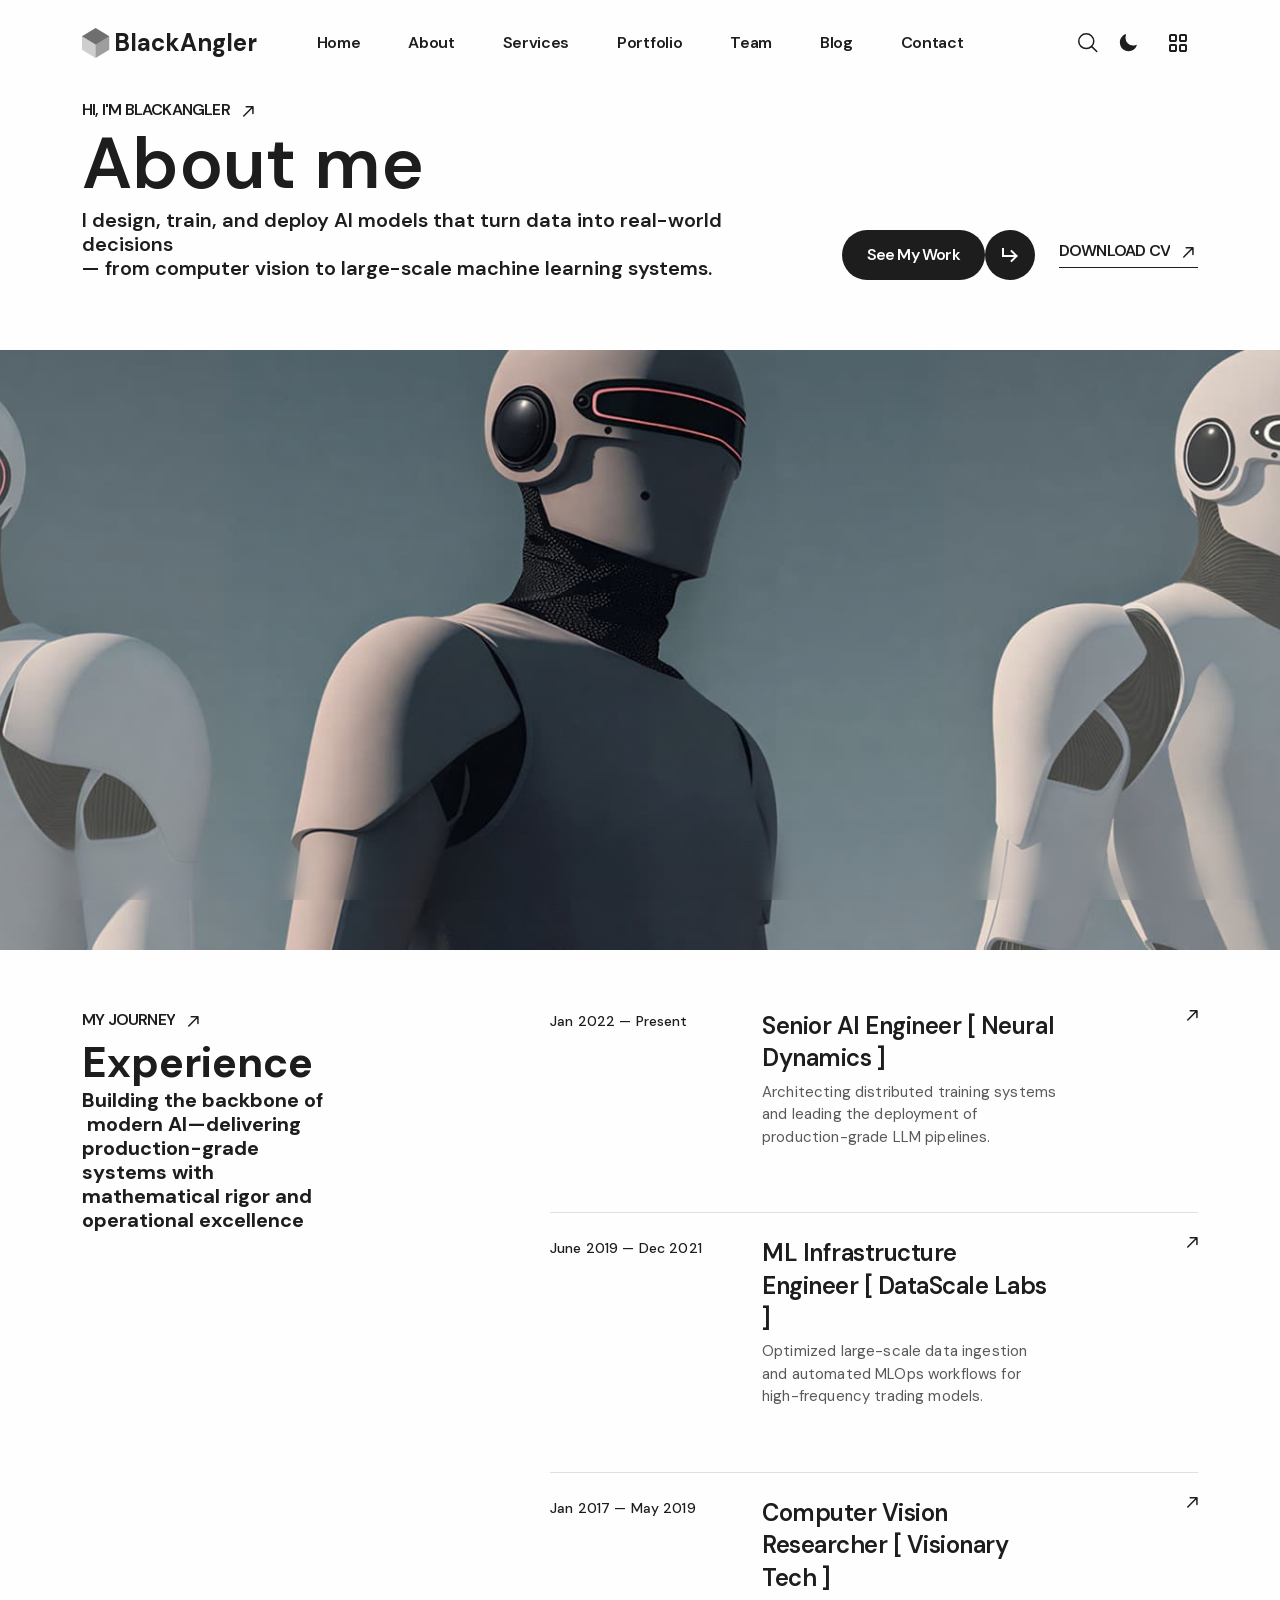
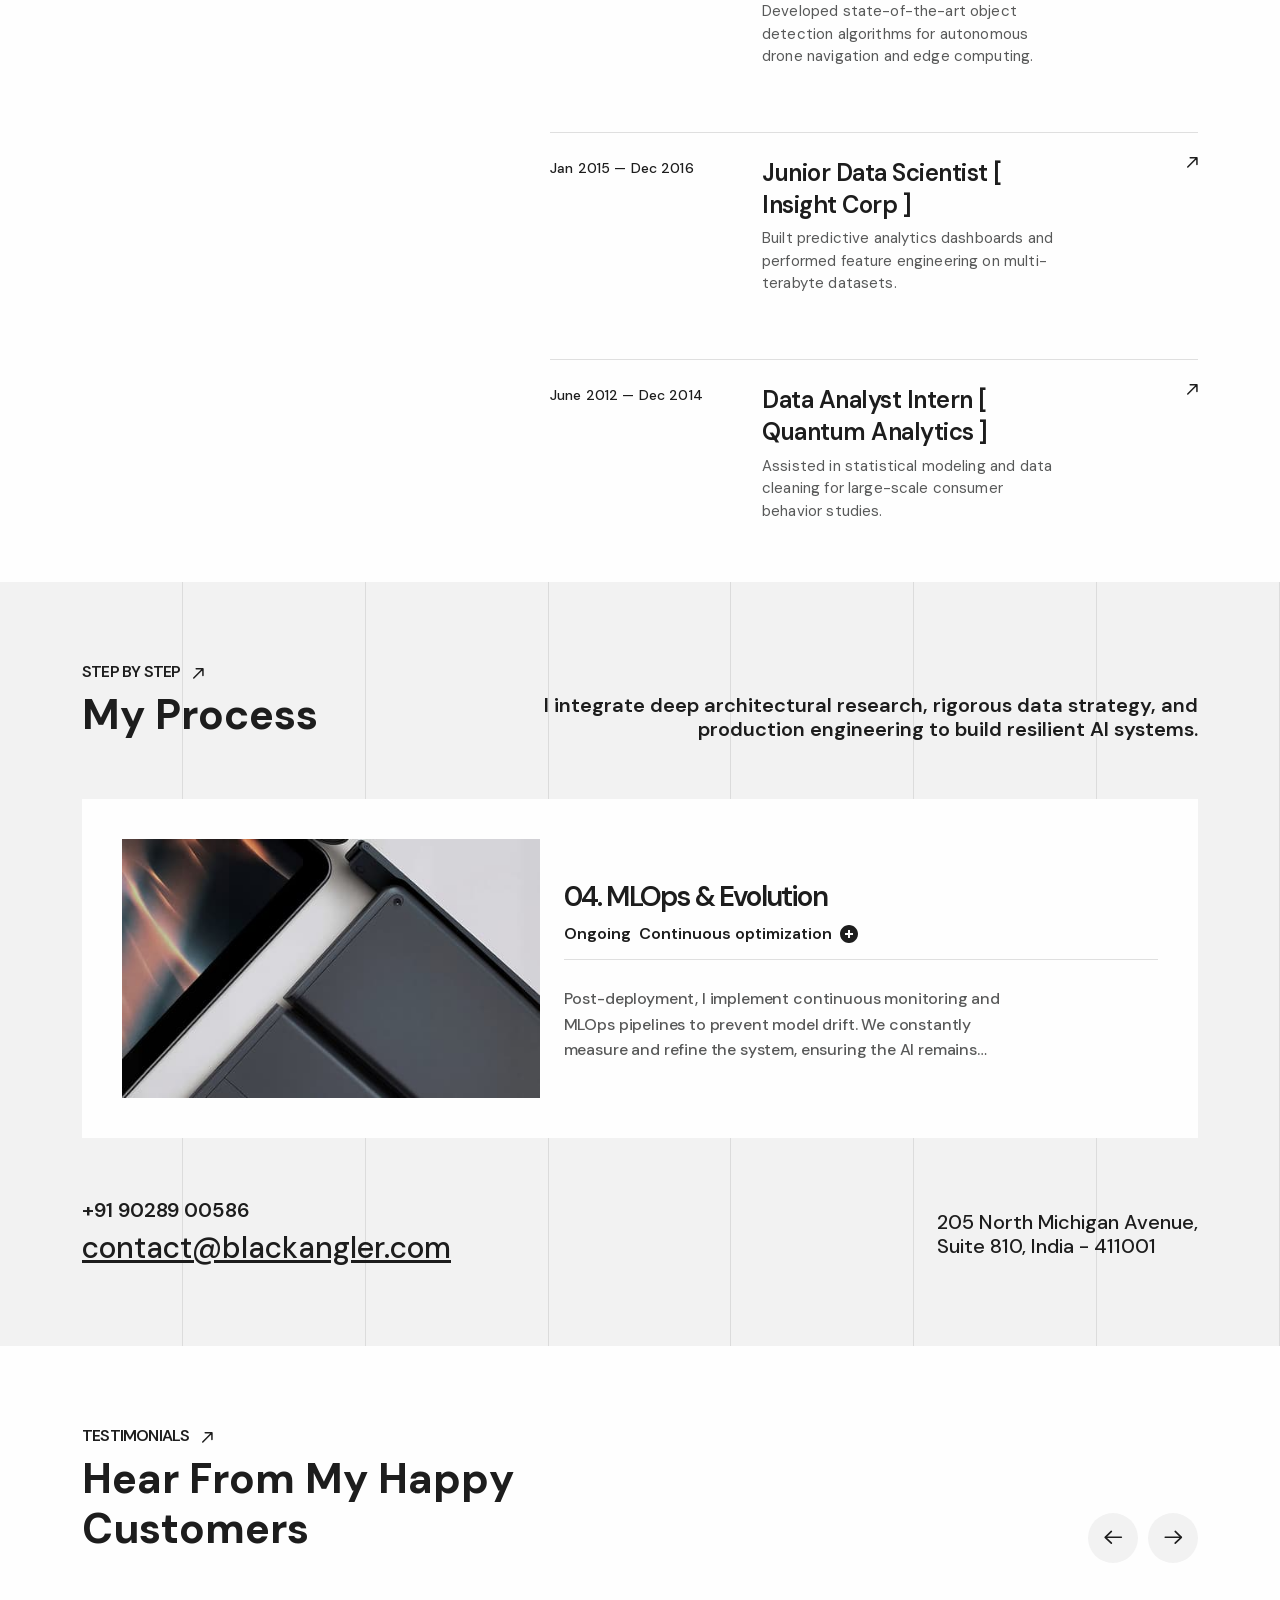
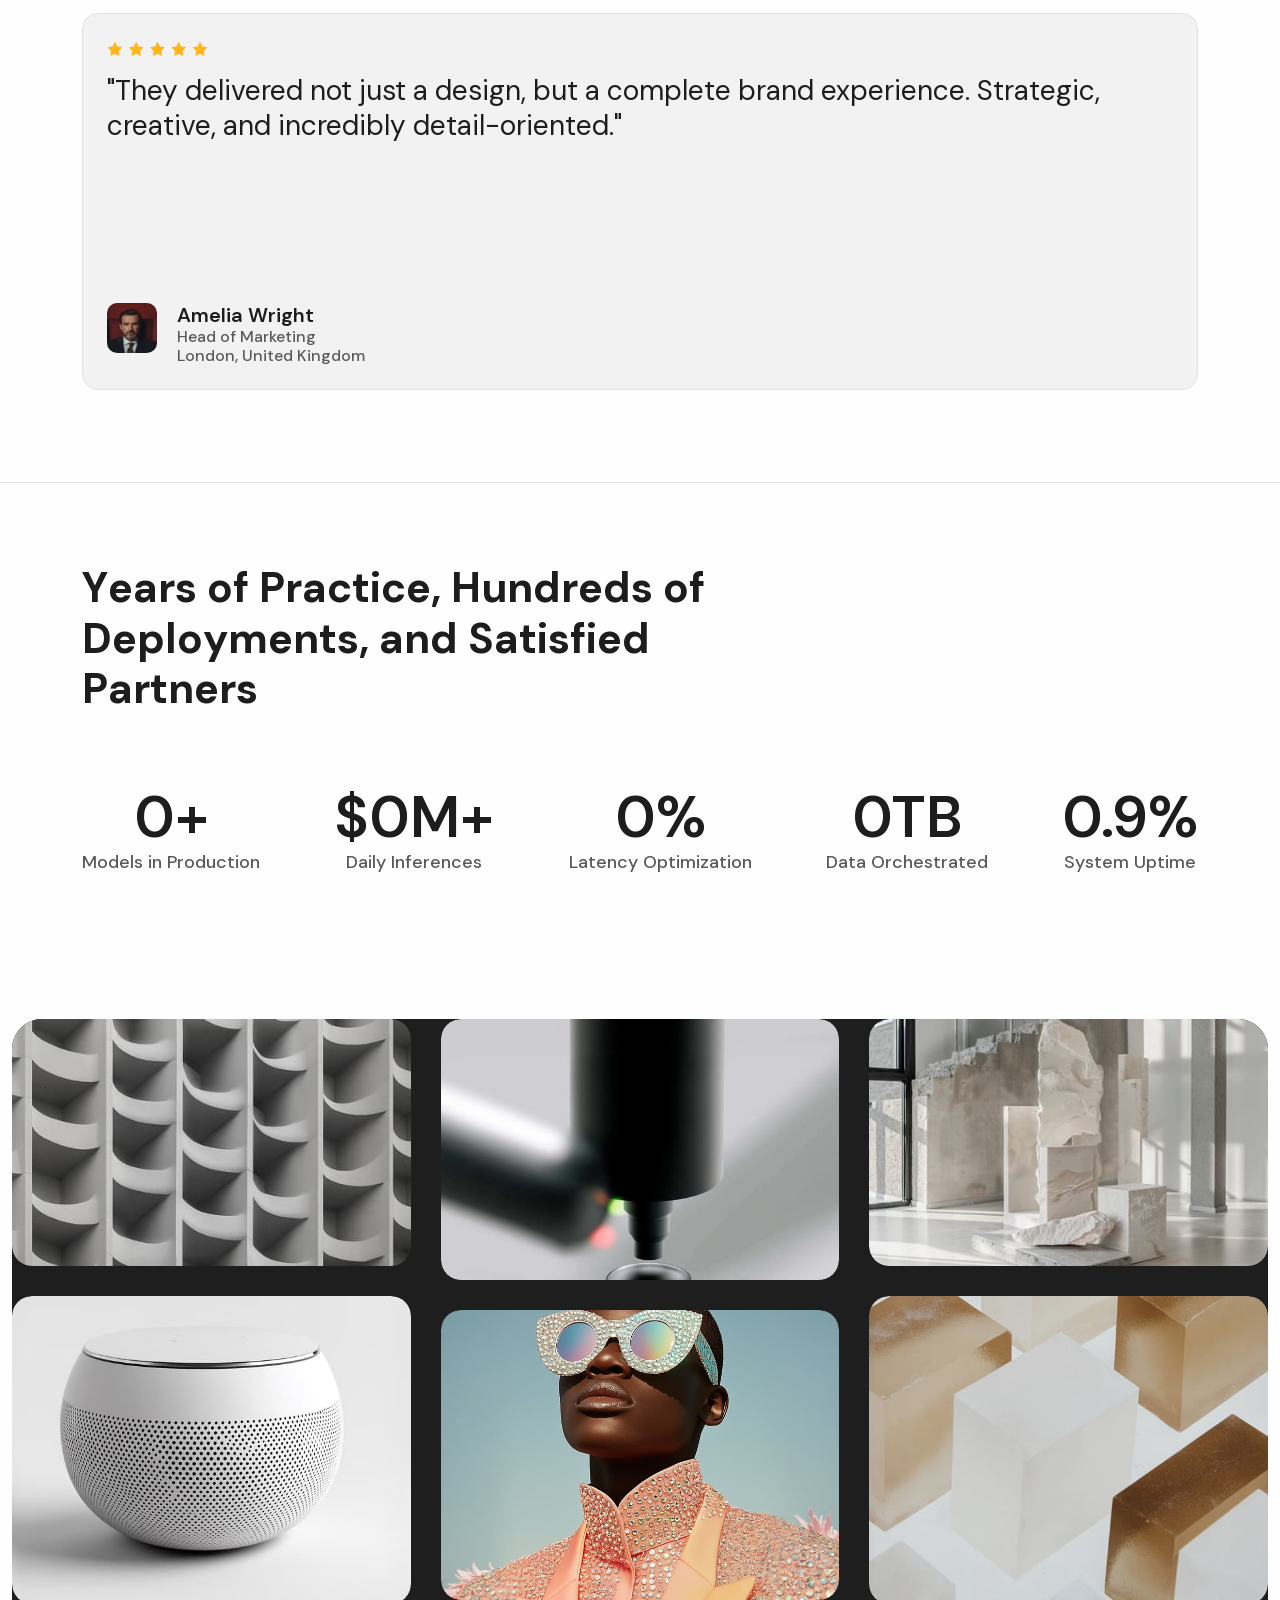
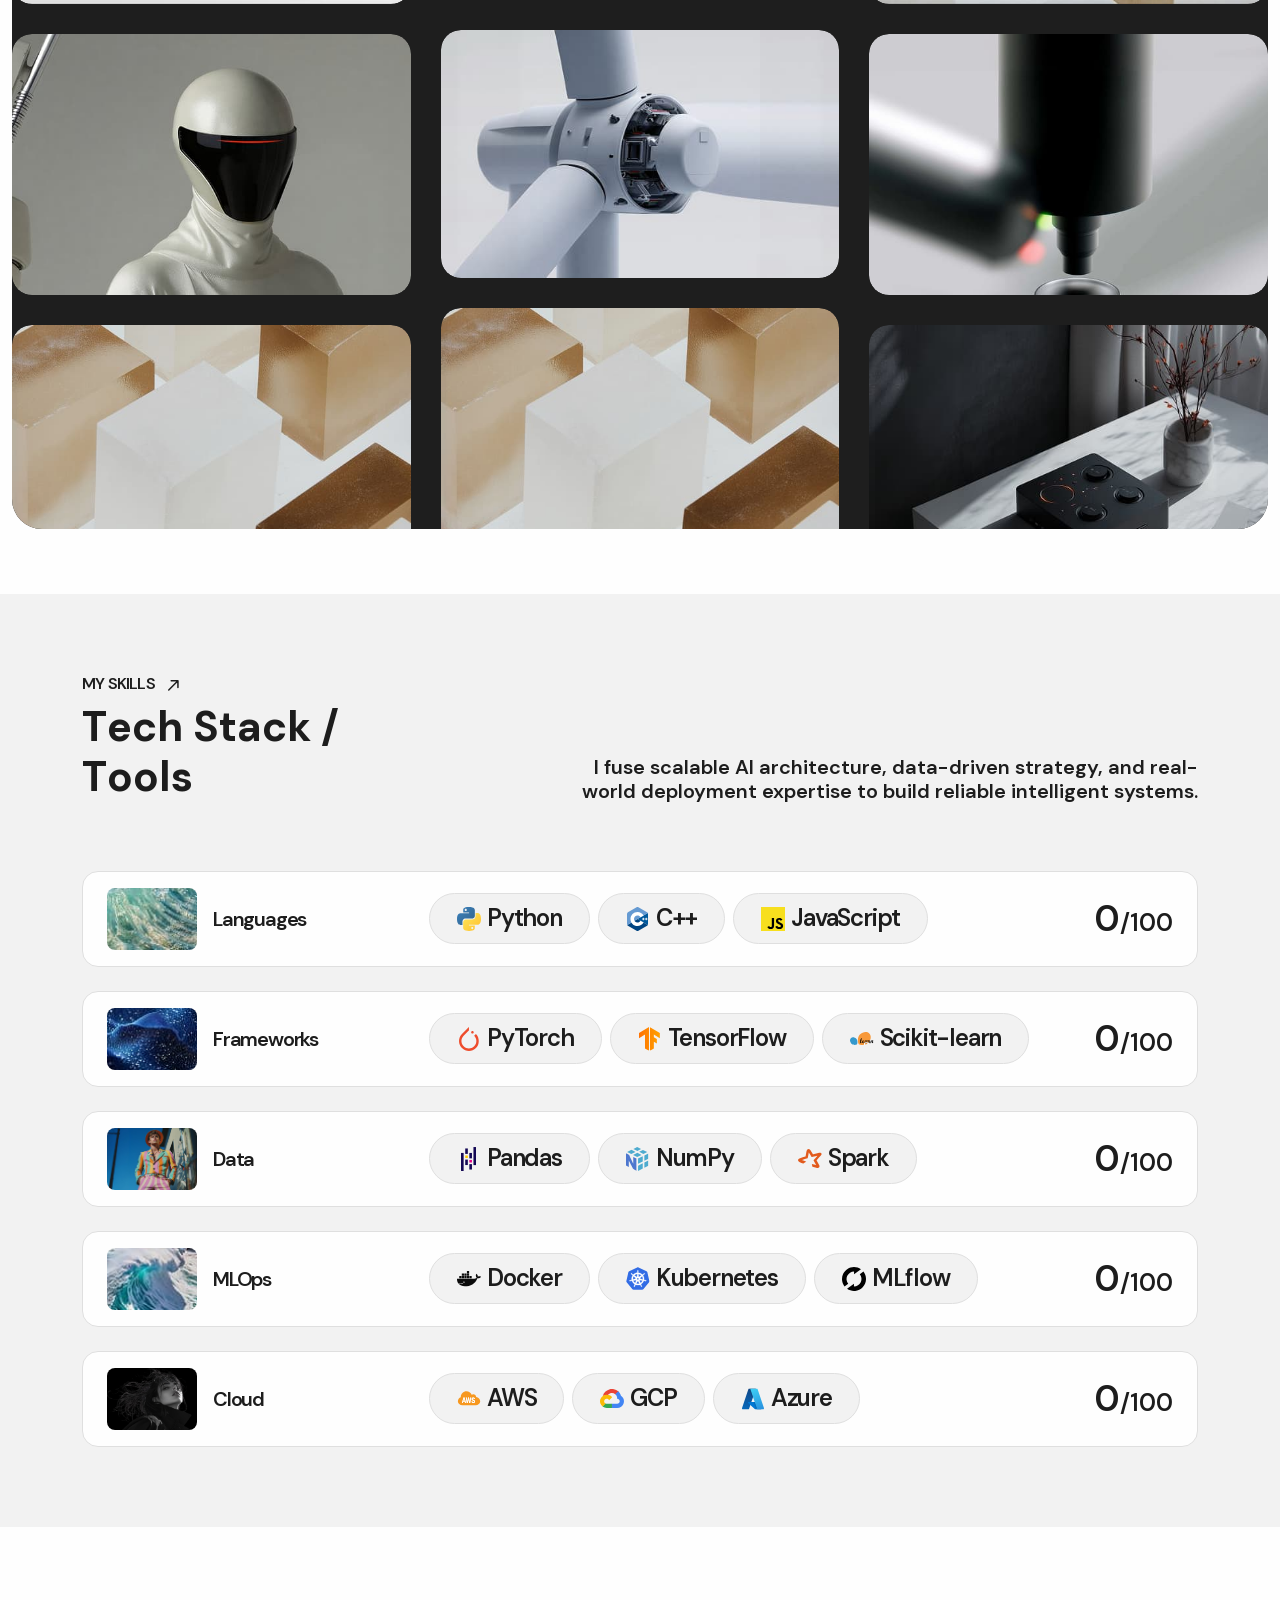
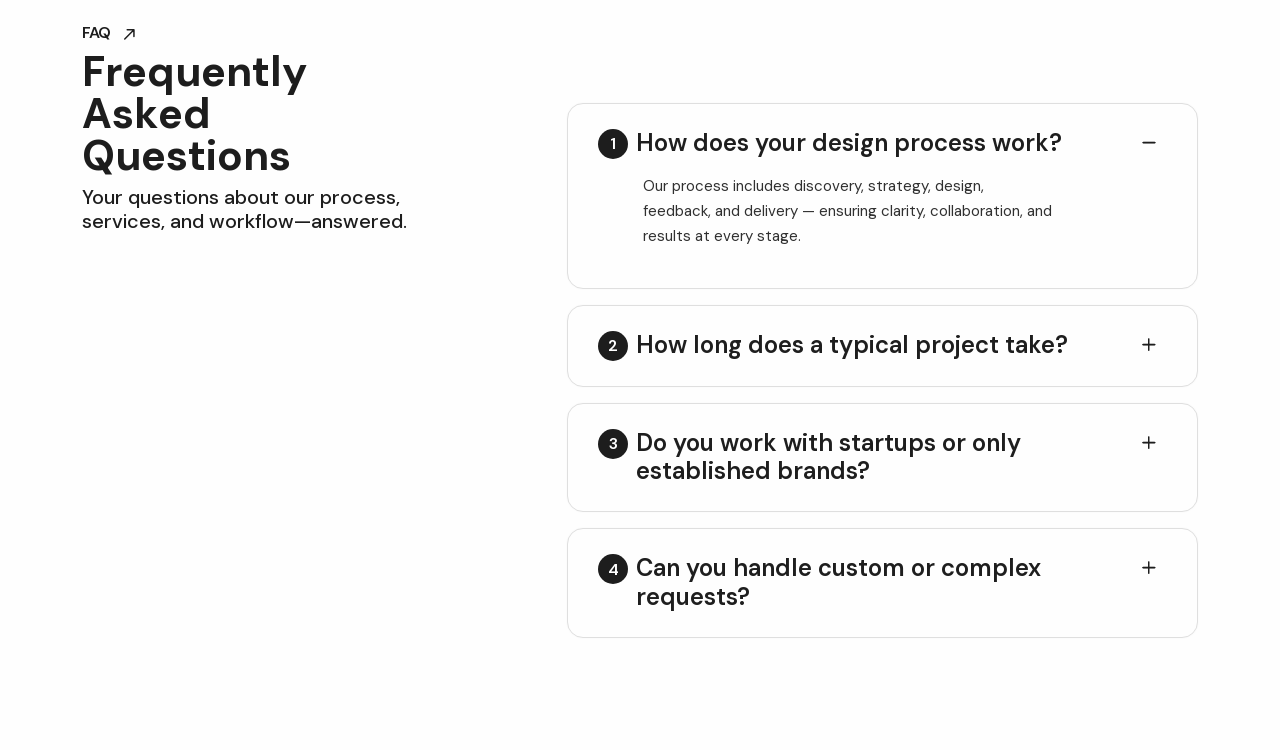
<file: BlackAngler_Web/services.html>
<!DOCTYPE html><!--4ZiZ5V66l8yAzSgPtjZtd--><html lang="en"><head><meta charset="utf-8"><meta name="viewport" content="width=device-width, initial-scale=1"><link rel="preload" as="image" href="images/favicon.svg"><link rel="stylesheet" href="css/d43ab978ac5b76ce.css" data-precedence="next"><link rel="stylesheet" href="css/fb56b359238d907b.css" data-precedence="next"><link rel="stylesheet" href="css/bc8425a85ffcacc8.css" data-precedence="next"><link rel="stylesheet" href="css/9af952aefcd0f111.css" data-precedence="next"><link rel="preload" as="script" fetchpriority="low" href="js/a051d459769d563e.js"><script src="js/fb1b0b9da3f03023.js" async=""></script><script src="js/d76614cc900597f0.js" async=""></script><script src="js/aee6c7720838f8a2.js" async=""></script><script src="js/turbopack-2c243b32e7f1eb95.js" async=""></script><script src="js/ff1a16fafef87110.js" async=""></script><script src="js/d2be314c3ece3fbe.js" async=""></script><script src="js/476ffe91ece766b1.js" async=""></script><script src="js/3cc8bb501985c199.js" async=""></script><script src="js/cc994c5e95bcce3c.js" async=""></script><script src="js/36732c9f1d593a0d.js" async=""></script><script src="js/93e58aa9aea442e6.js" async=""></script><link rel="preload" href="css/font-awesome-pro.css" as="style"><meta name="next-size-adjust" content=""><title>BlackAngler - Software Development & Business Automation</title><meta name="description" content="BlackAngler - Software Development, AI & Business Automation"><link rel="icon" href="images/favicon.ico" sizes="88x94" type="image/x-icon"><link href="css/font-awesome-pro.css" rel="stylesheet"><script src="js/theme-init.js"></script><script src="js/a6dad97d9634a72d.js" nomodule=""></script></head><body class="dm_sans_aee3dfd5-module__RsCM9q__variable"><div hidden=""><!--$--><!--/$--></div><div class="px-blur-bottom"></div><!--$--><!--$--><!--/$--><div id="top"></div><header><div class="at-header-area at-header-spacing header-transparent"><div class="container"><div class="row align-items-center"><div class="col-xl-2 col-6"><div class="at-header-logo"><a href="index.html"><img alt="BlackAngler" loading="lazy" width="30" height="30" decoding="async" data-nimg="1" style="color:transparent" src="images/favicon.svg"><h6 class="fw-700 fz-24 mb-0">BlackAngler</h6></a></div></div><div class="col-xl-8 mx-auto d-none d-xl-flex justify-content-center"><div class="at-main-menu d-inline-flex justify-content-center"><nav class="at-mobile-menu-active"><ul><li><a href="index.html">Home</a></li><li><a href="about.html">About</a></li><li><a href="services.html">Services</a></li><li><a href="portfolio.html">Portfolio</a></li><li><a href="team.html">Team</a></li><li><a href="blog.html">Blog</a></li><li><a href="contact.html">Contact</a></li></ul></nav></div></div><div class="col-xl-2 col-6"><div class="at-header-right gap-3 d-flex justify-content-end align-items-center"><button type="button" class="at-header-search-btn at-search-click" aria-label="Search"><svg width="20" height="20" viewBox="0 0 20 20" fill="none" xmlns="http://www.w3.org/2000/svg"><path d="M18.7508 18.5233L13.5538 13.392M13.5538 13.392C14.9604 12.0032 15.7506 10.1196 15.7506 8.15551C15.7506 6.19144 14.9604 4.30782 13.5538 2.91902C12.1472 1.53022 10.2395 0.75 8.25028 0.75C6.26108 0.75 4.35336 1.53022 2.94678 2.91902C1.54021 4.30782 0.75 6.19144 0.75 8.15551C0.75 10.1196 1.54021 12.0032 2.94678 13.392C4.35336 14.7808 6.26108 15.561 8.25028 15.561C10.2395 15.561 12.1472 14.7808 13.5538 13.392Z" stroke="currentColor" stroke-width="1.5" stroke-linecap="round" stroke-linejoin="round"></path></svg></button><div class="dark-light-mode"><!--$--><label for="switch" class="toggle dark-light-switcher"><input type="checkbox" class="input" id="switch"><div class="icon icon--moon"><svg xmlns="http://www.w3.org/2000/svg" viewBox="0 0 24 24" fill="currentColor" width="20" height="20"><path fill-rule="evenodd" d="M9.528 1.718a.75.75 0 01.162.819A8.97 8.97 0 009 6a9 9 0 009 9 8.97 8.97 0 003.463-.69.75.75 0 01.981.98 10.503 10.503 0 01-9.694 6.46c-5.799 0-10.5-4.701-10.5-10.5 0-4.368 2.667-8.112 6.46-9.694a.75.75 0 01.818.162z" clip-rule="evenodd"></path></svg></div><div class="icon icon--sun"><svg xmlns="http://www.w3.org/2000/svg" viewBox="0 0 24 24" fill="currentColor" width="28" height="28"><path d="M12 2.25a.75.75 0 01.75.75v2.25a.75.75 0 01-1.5 0V3a.75.75 0 01.75-.75zM7.5 12a4.5 4.5 0 119 0 4.5 4.5 0 01-9 0zM18.894 6.166a.75.75 0 00-1.06-1.06l-1.591 1.59a.75.75 0 101.06 1.061l1.591-1.59zM21.75 12a.75.75 0 01-.75.75h-2.25a.75.75 0 010-1.5H21a.75.75 0 01.75.75zM17.834 18.894a.75.75 0 001.06-1.06l-1.59-1.591a.75.75 0 10-1.061 1.06l1.59 1.591zM12 18a.75.75 0 01.75.75V21a.75.75 0 01-1.5 0v-2.25A.75.75 0 0112 18zM7.758 17.303a.75.75 0 00-1.061-1.06l-1.591 1.59a.75.75 0 001.06 1.061l1.591-1.59zM6 12a.75.75 0 01-.75.75H3a.75.75 0 010-1.5h2.25A.75.75 0 016 12zM6.697 7.757a.75.75 0 001.06-1.06l-1.59-1.591a.75.75 0 00-1.061 1.06l1.59 1.591z"></path></svg></div></label><!--/$--></div><button type="button" class="at-menu-bar at-header-sidebar-btn" aria-label="Open menu"><svg xmlns="http://www.w3.org/2000/svg" width="18" height="18" viewBox="0 0 18 18" fill="none"><path d="M1 2C1 1.73478 1.10536 1.48043 1.29289 1.29289C1.48043 1.10536 1.73478 1 2 1H6C6.26522 1 6.51957 1.10536 6.70711 1.29289C6.89464 1.48043 7 1.73478 7 2V6C7 6.26522 6.89464 6.51957 6.70711 6.70711C6.51957 6.89464 6.26522 7 6 7H2C1.73478 7 1.48043 6.89464 1.29289 6.70711C1.10536 6.51957 1 6.26522 1 6V2ZM11 2C11 1.73478 11.1054 1.48043 11.2929 1.29289C11.4804 1.10536 11.7348 1 12 1H16C16.2652 1 16.5196 1.10536 16.7071 1.29289C16.8946 1.48043 17 1.73478 17 2V6C17 6.26522 16.8946 6.51957 16.7071 6.70711C16.5196 6.89464 16.2652 7 16 7H12C11.7348 7 11.4804 6.89464 11.2929 6.70711C11.1054 6.51957 11 6.26522 11 6V2ZM1 12C1 11.7348 1.10536 11.4804 1.29289 11.2929C1.48043 11.1054 1.73478 11 2 11H6C6.26522 11 6.51957 11.1054 6.70711 11.2929C6.89464 11.4804 7 11.7348 7 12V16C7 16.2652 6.89464 16.5196 6.70711 16.7071C6.51957 16.8946 6.26522 17 6 17H2C1.73478 17 1.48043 16.8946 1.29289 16.7071C1.10536 16.5196 1 16.2652 1 16V12ZM11 12C11 11.7348 11.1054 11.4804 11.2929 11.2929C11.4804 11.1054 11.7348 11 12 11H16C16.2652 11 16.5196 11.1054 16.7071 11.2929C16.8946 11.4804 17 11.7348 17 12V16C17 16.2652 16.8946 16.5196 16.7071 16.7071C16.5196 16.8946 16.2652 17 16 17H12C11.7348 17 11.4804 16.8946 11.2929 16.7071C11.1054 16.5196 11 16.2652 11 16V12Z" stroke="currentColor" stroke-width="2" stroke-linecap="round" stroke-linejoin="round"></path></svg></button></div></div></div></div></div><button id="header-sticky" type="button" class="hamburger-open-btn hamburger-sticky-menu" aria-label="Menu"><span>MENU</span><span class="icon"><svg xmlns="http://www.w3.org/2000/svg" width="24" height="24" viewBox="0 0 24 24" fill="none"><path d="M4 5C4 4.73478 4.10536 4.48043 4.29289 4.29289C4.48043 4.10536 4.73478 4 5 4H9C9.26522 4 9.51957 4.10536 9.70711 4.29289C9.89464 4.48043 10 4.73478 10 5V9C10 9.26522 9.89464 9.51957 9.70711 9.70711C9.51957 9.89464 9.26522 10 9 10H5C4.73478 10 4.48043 9.89464 4.29289 9.70711C4.10536 9.51957 4 9.26522 4 9V5ZM14 5C14 4.73478 14.1054 4.48043 14.2929 4.29289C14.4804 4.10536 14.7348 4 15 4H19C19.2652 4 19.5196 4.10536 19.7071 4.29289C19.8946 4.48043 20 4.73478 20 5V9C20 9.26522 19.8946 9.51957 19.7071 9.70711C19.5196 9.89464 19.2652 10 19 10H15C14.7348 10 14.4804 9.89464 14.2929 9.70711C14.1054 9.51957 14 9.26522 14 9V5ZM4 15C4 14.7348 4.10536 14.4804 4.29289 14.2929C4.48043 14.1054 4.73478 14 5 14H9C9.26522 14 9.51957 14.1054 9.70711 14.2929C9.89464 14.4804 10 14.7348 10 15V19C10 19.2652 9.89464 19.5196 9.70711 19.7071C9.51957 19.8946 9.26522 20 9 20H5C4.73478 20 4.48043 19.8946 4.29289 19.7071C4.10536 19.5196 4 19.2652 4 19V15ZM14 15C14 14.7348 14.1054 14.4804 14.2929 14.2929C14.4804 14.1054 14.7348 14 15 14H19C19.2652 14 19.5196 14.1054 19.7071 14.2929C19.8946 14.4804 20 14.7348 20 15V19C20 19.2652 19.8946 19.5196 19.7071 19.7071C19.5196 19.8946 19.2652 20 19 20H15C14.7348 20 14.4804 19.8946 14.2929 19.7071C14.1054 19.5196 14 19.2652 14 19V15Z" stroke="currentColor" stroke-width="2" stroke-linecap="round" stroke-linejoin="round"></path></svg></span></button></header><div style="display:contents"><div class="at-offcanvas-area"><div class="at-offcanvas"><div class="at-offcanvas-top d-flex align-items-center justify-content-between"><div class="at-offcanvas-logo"><a href="index.html"><img data-width="30" alt="BlackAngler" loading="lazy" width="30" height="30" decoding="async" data-nimg="1" style="color:transparent" src="images/favicon.svg"><h6 class="fw-700 fz-24 mb-0">BlackAngler</h6></a></div><div class="at-offcanvas-close-btn"><button type="button" class="close-btn close-sidebar" aria-label="Close"><svg width="37" height="38" viewBox="0 0 37 38" fill="none" xmlns="http://www.w3.org/2000/svg"><path d="M9.19141 9.80762L27.5762 28.1924" stroke="currentColor" stroke-width="1.5" stroke-linecap="round" stroke-linejoin="round"></path><path d="M9.19141 28.1924L27.5762 9.80761" stroke="currentColor" stroke-width="1.5" stroke-linecap="round" stroke-linejoin="round"></path></svg></button></div></div><div class="at-offcanvas-content d-none d-xl-block"><h3 class="at-offcanvas-title">Howdy!</h3><p class="fz-font-lg">We blend strategy, creativity, and technology to help brands grow, connect, and stand out in an ever-evolving digital world.</p></div><div class="at-offcanvas-menu d-xl-none pb-50"><nav></nav></div><div class="at-offcanvas-gallery d-none d-xl-block"><div class="sec-2-home-5__avatars-row d-flex gap-2"><div class="sec-2-home-5__avatar-sm at-offcanvas-gallery-img"><img alt="" loading="lazy" width="80" height="80" decoding="async" data-nimg="1" class="img-cover" style="color:transparent" srcset="images/image_32.jpg 1x, images/image_1.jpg 2x" src="images/image_1.jpg"></div><div class="sec-2-home-5__avatar-sm at-offcanvas-gallery-img"><img alt="" loading="lazy" width="80" height="80" decoding="async" data-nimg="1" class="img-cover" style="color:transparent" srcset="images/image_34.jpg 1x, images/image.jpg 2x" src="images/image.jpg"></div><div class="sec-2-home-5__avatar-sm at-offcanvas-gallery-img"><img alt="" loading="lazy" width="80" height="80" decoding="async" data-nimg="1" class="img-cover" style="color:transparent" srcset="images/image_33.jpg 1x, images/image_4.jpg 2x" src="images/image_4.jpg"></div><div class="sec-2-home-5__avatar-sm at-offcanvas-gallery-img"><img alt="" loading="lazy" width="80" height="80" decoding="async" data-nimg="1" class="img-cover" style="color:transparent" srcset="images/image_31.jpg 1x, images/image_3.jpg 2x" src="images/image_3.jpg"></div><div class="sec-2-home-5__avatar-sm at-offcanvas-gallery-img"><img alt="" loading="lazy" width="80" height="80" decoding="async" data-nimg="1" class="img-cover" style="color:transparent" srcset="images/image_51.jpg 1x, images/image_2.jpg 2x" src="images/image_2.jpg"></div></div></div><div class="at-offcanvas-contact"><h5 class="at-offcanvas-title sm">Get in touch</h5><ul><li><a class="fz-font-lg" href="tel:+91 90289 00586">+91 90289 00586</a></li><li><a class="fz-font-lg" href="mailto:contact@blackangler.com">contact@blackangler.com</a></li><li><a class="fz-font-lg" href="#">Pune, Maharashtra <br>India - 411001</a></li></ul></div><div class="at-offcanvas-social"><h3 class="at-offcanvas-title sm">Follow Us</h3><ul class="at-offcanvas-social__grid"><li><a href="#" class="at-offcanvas-social__link" aria-label="Twitter"><svg xmlns="http://www.w3.org/2000/svg" width="18" height="18" viewBox="0 0 18 18" fill="none" aria-hidden="true"><path fill-rule="evenodd" clip-rule="evenodd" d="M0 0H5.25L8.98421 5.21053L13.5 0H15.5L9.8895 6.47368L16 15H10.75L7.01579 9.7895L2.5 15H0.5L6.11053 8.52632L0 0ZM11.5204 13.5L2.92043 1.5H4.47957L13.0796 13.5H11.5204Z" fill="currentColor"></path></svg><span>Twitter</span></a></li><li><a href="#" class="at-offcanvas-social__link" aria-label="Facebook"><svg xmlns="http://www.w3.org/2000/svg" width="18" height="18" viewBox="0 0 18 18" fill="none" aria-hidden="true"><path fill-rule="evenodd" clip-rule="evenodd" d="M12.4024 18V11.0344H14.7347L15.0838 8.3265H12.4024V6.59765C12.4024 5.81364 12.62 5.27934 13.7443 5.27934L15.1783 5.27867V2.85676C14.9302 2.82382 14.0791 2.75006 13.0888 2.75006C11.0213 2.75006 9.606 4.01198 9.606 6.32952V8.3265H7.2677V11.0344H9.606V18H1C0.44772 18 0 17.5523 0 17V1C0 0.44772 0.44772 0 1 0H17C17.5523 0 18 0.44772 18 1V17C18 17.5523 17.5523 18 17 18H12.4024Z" fill="currentColor"></path></svg><span>Facebook</span></a></li><li><a href="#" class="at-offcanvas-social__link" aria-label="LinkedIn"><svg xmlns="http://www.w3.org/2000/svg" width="18" height="18" viewBox="0 0 18 18" fill="none" aria-hidden="true"><path fill-rule="evenodd" clip-rule="evenodd" d="M15.3352 15.339H12.6697V11.1622C12.6697 10.1662 12.6495 8.8845 11.2807 8.8845C9.89102 8.8845 9.67872 9.9683 9.67872 11.0887V15.339H7.01322V6.75H9.57372V7.9207H9.60822C9.96602 7.2457 10.836 6.53325 12.1357 6.53325C14.8365 6.53325 15.336 8.3108 15.336 10.6245L15.3352 15.339ZM4.00275 5.57475C3.14475 5.57475 2.4555 4.88025 2.4555 4.026C2.4555 3.1725 3.1455 2.47875 4.00275 2.47875C4.85775 2.47875 5.55075 3.1725 5.55075 4.026C5.55075 4.88025 4.857 5.57475 4.00275 5.57475ZM5.33925 15.339H2.66625V6.75H5.33925V15.339ZM16.6687 0H1.32825C0.594 0 0 0.5805 0 1.29675V16.7033C0 17.4202 0.594 18 1.32825 18H16.6665C17.4 18 18 17.4202 18 16.7033V1.29675C18 0.5805 17.4 0 16.6665 0H16.6687Z" fill="currentColor"></path></svg><span>Linkedin</span></a></li><li><a href="#" class="at-offcanvas-social__link" aria-label="Instagram"><svg xmlns="http://www.w3.org/2000/svg" width="18" height="18" viewBox="0 0 18 18" fill="none" aria-hidden="true"><path fill-rule="evenodd" clip-rule="evenodd" d="M9.92475 0C10.9376 0.00167406 11.4509 0.00703828 11.8945 0.0202418L12.0692 0.025948C12.2709 0.0331213 12.47 0.0421215 12.7101 0.0533719C13.6678 0.0976265 14.3211 0.249129 14.8949 0.471887C15.4881 0.700648 15.9892 1.00966 16.4894 1.50993C16.9889 2.0102 17.298 2.51271 17.5275 3.10448C17.7494 3.67751 17.901 4.33153 17.946 5.28931C17.9567 5.52933 17.9653 5.72841 17.9725 5.93024L17.9781 6.10492C17.9913 6.5484 17.9973 7.06177 17.9992 8.07471L17.9999 8.74577C18 8.82777 18 8.91237 18 8.99967L17.9999 9.25357L17.9994 9.92472C17.9977 10.9376 17.9923 11.451 17.9791 11.8944L17.9734 12.0691C17.9662 12.271 17.9572 12.4701 17.946 12.7101C17.9017 13.6679 17.7494 14.3211 17.5275 14.8949C17.2987 15.4882 16.9889 15.9892 16.4894 16.4895C15.9892 16.989 15.4859 17.298 14.8949 17.5275C14.3211 17.7495 13.6678 17.901 12.7101 17.946C12.47 17.9567 12.2709 17.9654 12.0692 17.9725L11.8945 17.9781C11.4509 17.9914 10.9376 17.9973 9.92475 17.9993L9.25359 18C9.1716 18 9.087 18 8.99969 18H8.7458L8.07464 17.9994C7.06175 17.9977 6.54839 17.9924 6.1049 17.9791L5.93022 17.9734C5.72839 17.9662 5.5293 17.9572 5.2893 17.946C4.33151 17.9018 3.67899 17.7495 3.10448 17.5275C2.51195 17.2988 2.01018 16.989 1.50992 16.4895C1.00965 15.9892 0.701394 15.4859 0.471886 14.8949C0.249129 14.3211 0.0983735 13.6679 0.053372 12.7101C0.0426796 12.4701 0.0339582 12.271 0.026893 12.0691L0.0212318 11.8944C0.00806435 11.451 0.00206123 10.9376 0.000117163 9.92472L0 8.07471C0.00167406 7.06177 0.00702925 6.5484 0.0202327 6.10492L0.0259479 5.93024C0.0331212 5.72841 0.0421216 5.52933 0.053372 5.28931C0.0976175 4.33078 0.249129 3.67825 0.471886 3.10448C0.700638 2.51196 1.00965 2.0102 1.50992 1.50993C2.01018 1.00966 2.51271 0.701396 3.10448 0.471887C3.67825 0.249129 4.33077 0.0983735 5.2893 0.0533719C5.5293 0.0426885 5.72839 0.0339673 5.93022 0.026902L6.1049 0.0212407C6.54839 0.00806417 7.06175 0.00206102 8.07464 0.000116949L9.92475 0ZM8.99969 4.49953C6.51298 4.49953 4.49952 6.51518 4.49952 8.99967C4.49952 11.4864 6.51517 13.4998 8.99969 13.4998C11.4864 13.4998 13.4998 11.4842 13.4998 8.99967C13.4998 6.513 11.4841 4.49953 8.99969 4.49953ZM8.99969 6.2996C10.491 6.2996 11.6998 7.50805 11.6998 8.99967C11.6998 10.4909 10.4913 11.6998 8.99969 11.6998C7.50843 11.6998 6.29958 10.4914 6.29958 8.99967C6.29958 7.50841 7.50798 6.2996 8.99969 6.2996ZM13.7249 3.14949C13.1045 3.14949 12.5998 3.65342 12.5998 4.27376C12.5998 4.89411 13.1037 5.39882 13.7249 5.39882C14.3452 5.39882 14.8499 4.89489 14.8499 4.27376C14.8499 3.65342 14.3443 3.14871 13.7249 3.14949Z" fill="currentColor"></path></svg><span>Instagram</span></a></li><li><a href="#" class="at-offcanvas-social__link" aria-label="Youtube"><svg xmlns="http://www.w3.org/2000/svg" width="18" height="13" viewBox="0 0 18 13" fill="none" aria-hidden="true"><path fill-rule="evenodd" clip-rule="evenodd" d="M16.0322 0.388283C16.8071 0.602295 17.4162 1.23059 17.6237 2.03009C17.9985 3.47775 18 6.49997 18 6.49997C18 6.49997 18 9.52214 17.6237 10.9698C17.4162 11.7694 16.8071 12.3977 16.0322 12.6116C14.6291 13 8.99997 13 8.99997 13C8.99997 13 3.37092 13 1.96772 12.6116C1.1928 12.3977 0.583804 11.7694 0.376354 10.9698C-3.83173e-08 9.52214 0 6.49997 0 6.49997C0 6.49997 -3.83173e-08 3.47775 0.376354 2.03009C0.583804 1.23059 1.1928 0.602295 1.96772 0.388283C3.37092 1.18595e-07 8.99997 0 8.99997 0C8.99997 0 14.6291 1.18595e-07 16.0322 0.388283ZM11.8751 6.50027L7.19879 9.2855V3.71499L11.8751 6.50027Z" fill="currentColor"></path></svg><span>Youtube</span></a></li></ul></div></div></div><div class="body-overlay sidebar-overlay" aria-hidden="true"></div><div class="at-offcanvas-2-area"><div class="offcanvas-bg"></div><div class="at-offcanvas-2-wrapper offcanvas-menu sidebar-left"><div class="at-offcanvas-2-left"><div class="at-header-logo d-flex justify-content-between align-items-center mb-50"><a href="index.html"><img data-width="30" alt="BlackAngler" loading="lazy" width="30" height="30" decoding="async" data-nimg="1" class="dark-mode-invert" style="color:transparent" src="images/favicon.svg"><h6 class="fw-700 fz-24 mb-0">BlackAngler</h6></a><span class="hamburger-close-btn close-sidebar" role="button" tabindex="0" aria-label="Close"><svg width="37" height="38" viewBox="0 0 37 38" fill="none" xmlns="http://www.w3.org/2000/svg"><path d="M9.19141 9.80762L27.5762 28.1924" stroke="currentColor" stroke-width="1.5" stroke-linecap="round" stroke-linejoin="round"></path><path d="M9.19141 28.1924L27.5762 9.80761" stroke="currentColor" stroke-width="1.5" stroke-linecap="round" stroke-linejoin="round"></path></svg></span></div><div class="at-offcanvas-menu counter-row"><nav></nav></div><div class="at-offcanvas-social"><ul class="at-offcanvas-social__grid"><li><a href="#" class="at-offcanvas-social__link" aria-label="Twitter"><svg xmlns="http://www.w3.org/2000/svg" width="18" height="18" viewBox="0 0 18 18" fill="none" aria-hidden="true"><path fill-rule="evenodd" clip-rule="evenodd" d="M0 0H5.25L8.98421 5.21053L13.5 0H15.5L9.8895 6.47368L16 15H10.75L7.01579 9.7895L2.5 15H0.5L6.11053 8.52632L0 0ZM11.5204 13.5L2.92043 1.5H4.47957L13.0796 13.5H11.5204Z" fill="currentColor"></path></svg><span>Twitter</span></a></li><li><a href="#" class="at-offcanvas-social__link" aria-label="Facebook"><svg xmlns="http://www.w3.org/2000/svg" width="18" height="18" viewBox="0 0 18 18" fill="none" aria-hidden="true"><path fill-rule="evenodd" clip-rule="evenodd" d="M12.4024 18V11.0344H14.7347L15.0838 8.3265H12.4024V6.59765C12.4024 5.81364 12.62 5.27934 13.7443 5.27934L15.1783 5.27867V2.85676C14.9302 2.82382 14.0791 2.75006 13.0888 2.75006C11.0213 2.75006 9.606 4.01198 9.606 6.32952V8.3265H7.2677V11.0344H9.606V18H1C0.44772 18 0 17.5523 0 17V1C0 0.44772 0.44772 0 1 0H17C17.5523 0 18 0.44772 18 1V17C18 17.5523 17.5523 18 17 18H12.4024Z" fill="currentColor"></path></svg><span>Facebook</span></a></li><li><a href="#" class="at-offcanvas-social__link" aria-label="LinkedIn"><svg xmlns="http://www.w3.org/2000/svg" width="18" height="18" viewBox="0 0 18 18" fill="none" aria-hidden="true"><path fill-rule="evenodd" clip-rule="evenodd" d="M15.3352 15.339H12.6697V11.1622C12.6697 10.1662 12.6495 8.8845 11.2807 8.8845C9.89102 8.8845 9.67872 9.9683 9.67872 11.0887V15.339H7.01322V6.75H9.57372V7.9207H9.60822C9.96602 7.2457 10.836 6.53325 12.1357 6.53325C14.8365 6.53325 15.336 8.3108 15.336 10.6245L15.3352 15.339ZM4.00275 5.57475C3.14475 5.57475 2.4555 4.88025 2.4555 4.026C2.4555 3.1725 3.1455 2.47875 4.00275 2.47875C4.85775 2.47875 5.55075 3.1725 5.55075 4.026C5.55075 4.88025 4.857 5.57475 4.00275 5.57475ZM5.33925 15.339H2.66625V6.75H5.33925V15.339ZM16.6687 0H1.32825C0.594 0 0 0.5805 0 1.29675V16.7033C0 17.4202 0.594 18 1.32825 18H16.6665C17.4 18 18 17.4202 18 16.7033V1.29675C18 0.5805 17.4 0 16.6665 0H16.6687Z" fill="currentColor"></path></svg><span>Linkedin</span></a></li><li><a href="#" class="at-offcanvas-social__link" aria-label="Instagram"><svg xmlns="http://www.w3.org/2000/svg" width="18" height="18" viewBox="0 0 18 18" fill="none" aria-hidden="true"><path fill-rule="evenodd" clip-rule="evenodd" d="M9.92475 0C10.9376 0.00167406 11.4509 0.00703828 11.8945 0.0202418L12.0692 0.025948C12.2709 0.0331213 12.47 0.0421215 12.7101 0.0533719C13.6678 0.0976265 14.3211 0.249129 14.8949 0.471887C15.4881 0.700648 15.9892 1.00966 16.4894 1.50993C16.9889 2.0102 17.298 2.51271 17.5275 3.10448C17.7494 3.67751 17.901 4.33153 17.946 5.28931C17.9567 5.52933 17.9653 5.72841 17.9725 5.93024L17.9781 6.10492C17.9913 6.5484 17.9973 7.06177 17.9992 8.07471L17.9999 8.74577C18 8.82777 18 8.91237 18 8.99967L17.9999 9.25357L17.9994 9.92472C17.9977 10.9376 17.9923 11.451 17.9791 11.8944L17.9734 12.0691C17.9662 12.271 17.9572 12.4701 17.946 12.7101C17.9017 13.6679 17.7494 14.3211 17.5275 14.8949C17.2987 15.4882 16.9889 15.9892 16.4894 16.4895C15.9892 16.989 15.4859 17.298 14.8949 17.5275C14.3211 17.7495 13.6678 17.901 12.7101 17.946C12.47 17.9567 12.2709 17.9654 12.0692 17.9725L11.8945 17.9781C11.4509 17.9914 10.9376 17.9973 9.92475 17.9993L9.25359 18C9.1716 18 9.087 18 8.99969 18H8.7458L8.07464 17.9994C7.06175 17.9977 6.54839 17.9924 6.1049 17.9791L5.93022 17.9734C5.72839 17.9662 5.5293 17.9572 5.2893 17.946C4.33151 17.9018 3.67899 17.7495 3.10448 17.5275C2.51195 17.2988 2.01018 16.989 1.50992 16.4895C1.00965 15.9892 0.701394 15.4859 0.471886 14.8949C0.249129 14.3211 0.0983735 13.6679 0.053372 12.7101C0.0426796 12.4701 0.0339582 12.271 0.026893 12.0691L0.0212318 11.8944C0.00806435 11.451 0.00206123 10.9376 0.000117163 9.92472L0 8.07471C0.00167406 7.06177 0.00702925 6.5484 0.0202327 6.10492L0.0259479 5.93024C0.0331212 5.72841 0.0421216 5.52933 0.053372 5.28931C0.0976175 4.33078 0.249129 3.67825 0.471886 3.10448C0.700638 2.51196 1.00965 2.0102 1.50992 1.50993C2.01018 1.00966 2.51271 0.701396 3.10448 0.471887C3.67825 0.249129 4.33077 0.0983735 5.2893 0.0533719C5.5293 0.0426885 5.72839 0.0339673 5.93022 0.026902L6.1049 0.0212407C6.54839 0.00806417 7.06175 0.00206102 8.07464 0.000116949L9.92475 0ZM8.99969 4.49953C6.51298 4.49953 4.49952 6.51518 4.49952 8.99967C4.49952 11.4864 6.51517 13.4998 8.99969 13.4998C11.4864 13.4998 13.4998 11.4842 13.4998 8.99967C13.4998 6.513 11.4841 4.49953 8.99969 4.49953ZM8.99969 6.2996C10.491 6.2996 11.6998 7.50805 11.6998 8.99967C11.6998 10.4909 10.4913 11.6998 8.99969 11.6998C7.50843 11.6998 6.29958 10.4914 6.29958 8.99967C6.29958 7.50841 7.50798 6.2996 8.99969 6.2996ZM13.7249 3.14949C13.1045 3.14949 12.5998 3.65342 12.5998 4.27376C12.5998 4.89411 13.1037 5.39882 13.7249 5.39882C14.3452 5.39882 14.8499 4.89489 14.8499 4.27376C14.8499 3.65342 14.3443 3.14871 13.7249 3.14949Z" fill="currentColor"></path></svg><span>Instagram</span></a></li><li><a href="#" class="at-offcanvas-social__link" aria-label="Youtube"><svg xmlns="http://www.w3.org/2000/svg" width="18" height="13" viewBox="0 0 18 13" fill="none" aria-hidden="true"><path fill-rule="evenodd" clip-rule="evenodd" d="M16.0322 0.388283C16.8071 0.602295 17.4162 1.23059 17.6237 2.03009C17.9985 3.47775 18 6.49997 18 6.49997C18 6.49997 18 9.52214 17.6237 10.9698C17.4162 11.7694 16.8071 12.3977 16.0322 12.6116C14.6291 13 8.99997 13 8.99997 13C8.99997 13 3.37092 13 1.96772 12.6116C1.1928 12.3977 0.583804 11.7694 0.376354 10.9698C-3.83173e-08 9.52214 0 6.49997 0 6.49997C0 6.49997 -3.83173e-08 3.47775 0.376354 2.03009C0.583804 1.23059 1.1928 0.602295 1.96772 0.388283C3.37092 1.18595e-07 8.99997 0 8.99997 0C8.99997 0 14.6291 1.18595e-07 16.0322 0.388283ZM11.8751 6.50027L7.19879 9.2855V3.71499L11.8751 6.50027Z" fill="currentColor"></path></svg><span>Youtube</span></a></li></ul></div><span class="hamburger-close-btn hamburger-mobile-close-btn close-sidebar d-md-none" role="button" tabindex="0" aria-label="Close">CLOSE</span></div></div></div></div><div class="at-search-body-overlay " role="button" tabindex="0" aria-label="Close search"></div><div class="at-search-form-toggle "><div class="container"><div class="row mb-60"><div class="col-lg-12"><div class="at-search-top d-flex justify-content-between align-items-center"><div class="at-header-logo at-search-logo"><a href="index.html"><img data-width="30" src="images/favicon.svg" alt="BlackAngler"><h6 class="fw-700 fz-24 mb-0">BlackAngler</h6></a></div><button type="button" class="at-search-close" aria-label="Close search"><i class="fa-light fa-xmark"></i></button></div></div></div><div class="row justify-content-center"><div class="col-lg-12"><div class="at-search-form"><form action="#"><div class="at-search-form-input"><input type="text" placeholder="Find what you need…" required=""><span class="at-search-focus-border"></span><button class="at-search-form-btn at-btn" type="submit"><span><span class="text-1">Search</span><span class="text-2">Search</span></span><i class="icon-arrow-right"><svg xmlns="http://www.w3.org/2000/svg" width="14" height="12" viewBox="0 0 14 12" fill="none"><path d="M8.33333 1L13 5.66667M13 5.66667L8.33333 10.3333M13 5.66667H1" stroke="currentColor" stroke-width="2" stroke-linecap="round" stroke-linejoin="round"></path></svg><svg xmlns="http://www.w3.org/2000/svg" width="14" height="12" viewBox="0 0 14 12" fill="none"><path d="M8.33333 1L13 5.66667M13 5.66667L8.33333 10.3333M13 5.66667H1" stroke="currentColor" stroke-width="2" stroke-linecap="round" stroke-linejoin="round"></path></svg></i></button></div></form></div></div><div class="col-12"><div class="at-categories"><h3 class="at-categories-title">Popular searches</h3><ul class="at-categories-list"><li><a class="at-categories-item" href="#">UI / UX Design</a></li><li><a class="at-categories-item" href="#">Photography</a></li><li><a class="at-categories-item" href="#">Digital Marketing</a></li><li><a class="at-categories-item" href="#">Creative</a></li><li><a class="at-categories-item" href="#">Innovative</a></li><li><a class="at-categories-item" href="#">Visionary</a></li><li><a class="at-categories-item" href="#">Disruptive</a></li><li><a class="at-categories-item" href="#">Adaptive</a></li><li><a class="at-categories-item" href="#">Reliable</a></li><li><a class="at-categories-item" href="#">Scalable</a></li><li><a class="at-categories-item" href="#">Impactful</a></li><li><a class="at-categories-item" href="#">Dynamic</a></li></ul></div></div></div></div></div><div id="smooth-wrapper"><div id="smooth-content" class="z-index-3"><main class="bg-neutral-0"><section class="sec-1-about pt-150 overflow-hidden"><div class="container pb-70"><div class="row align-items-end g-4"><div class="col-xxl-6 col-lg-7 h-100"><span class="at-btn common-black bg-transparent mb-10 rounded-0 p-0"><span class="text-uppercase"><span class="text-1">hi, i'm BlackAngler</span><span class="text-2">hi, i'm BlackAngler</span></span><i><svg width="11" height="11" viewBox="0 0 11 11" fill="none" xmlns="http://www.w3.org/2000/svg"><path d="M0.21967 9.40717C-0.0732232 9.70006 -0.0732232 10.1749 0.21967 10.4678C0.512563 10.7607 0.987437 10.7607 1.28033 10.4678L0.21967 9.40717ZM10.6875 0.75C10.6875 0.335786 10.3517 2.97145e-09 9.9375 1.50485e-07L3.1875 -2.70983e-07C2.77329 -2.70983e-07 2.4375 0.335786 2.4375 0.75C2.4375 1.16421 2.77329 1.5 3.1875 1.5H9.1875V7.5C9.1875 7.91421 9.52329 8.25 9.9375 8.25C10.3517 8.25 10.6875 7.91421 10.6875 7.5L10.6875 0.75ZM0.75 9.9375L1.28033 10.4678L10.4678 1.28033L9.9375 0.75L9.40717 0.21967L0.21967 9.40717L0.75 9.9375Z" fill="currentColor"></path></svg><svg width="11" height="11" viewBox="0 0 11 11" fill="none" xmlns="http://www.w3.org/2000/svg"><path d="M0.21967 9.40717C-0.0732232 9.70006 -0.0732232 10.1749 0.21967 10.4678C0.512563 10.7607 0.987437 10.7607 1.28033 10.4678L0.21967 9.40717ZM10.6875 0.75C10.6875 0.335786 10.3517 2.97145e-09 9.9375 1.50485e-07L3.1875 -2.70983e-07C2.77329 -2.70983e-07 2.4375 0.335786 2.4375 0.75C2.4375 1.16421 2.77329 1.5 3.1875 1.5H9.1875V7.5C9.1875 7.91421 9.52329 8.25 9.9375 8.25C10.3517 8.25 10.6875 7.91421 10.6875 7.5L10.6875 0.75ZM0.75 9.9375L1.28033 10.4678L10.4678 1.28033L9.9375 0.75L9.40717 0.21967L0.21967 9.40717L0.75 9.9375Z" fill="currentColor"></path></svg></i></span><h1 class="section-title fw-600 fz-ds-1 lh-1 reveal-text"><span class="split-word" style="white-space:nowrap;display:inline-block"><span class="split-char" style="display:inline-block">A</span><span class="split-char" style="display:inline-block">b</span><span class="split-char" style="display:inline-block">o</span><span class="split-char" style="display:inline-block">u</span><span class="split-char" style="display:inline-block">t</span></span><span class="split-char" style="display:inline-block"> </span><span class="split-word" style="white-space:nowrap;display:inline-block"><span class="split-char" style="display:inline-block">m</span><span class="split-char" style="display:inline-block">e</span></span></h1><p class="mb-0 fz-font-lg fw-600 neutral-900">I design, train, and deploy AI models that turn data into real-world decisions <br> — from computer vision to large-scale machine learning systems.</p></div><div class="col-lg-5 ms-auto"><div class="d-flex flex-wrap justify-content-lg-end align-items-center gap-4"><div class="at-btn-group at_fade_anim" data-delay=".4" data-fade-from="bottom" data-ease="bounce"><a class="at-btn-circle" href="portfolio.html"><svg xmlns="http://www.w3.org/2000/svg" width="16" height="15" viewBox="0 0 16 15" fill="none"><path d="M0.0001297 8.99993L0 3.00407e-05L2 0L2.0001 6.99993L12.1719 7.00003L8.22224 3.05027L9.63644 1.63606L16.0003 8.00003L9.63644 14.364L8.22224 12.9497L12.1719 9.00003L0.0001297 8.99993Z" fill="currentColor"></path></svg></a><a class="at-btn z-index-1" href="portfolio.html">See my work</a><a class="at-btn-circle" href="portfolio.html"><svg xmlns="http://www.w3.org/2000/svg" width="16" height="15" viewBox="0 0 16 15" fill="none"><path d="M0.0001297 8.99993L0 3.00407e-05L2 0L2.0001 6.99993L12.1719 7.00003L8.22224 3.05027L9.63644 1.63606L16.0003 8.00003L9.63644 14.364L8.22224 12.9497L12.1719 9.00003L0.0001297 8.99993Z" fill="currentColor"></path></svg></a></div><a class="at-btn common-black border-bottom-900 text-uppercase bg-transparent rounded-0 p-0 pb-2" href="#"><span class="text-uppercase"><span class="text-1">Download CV</span><span class="text-2">Download CV</span></span><i><svg width="11" height="11" viewBox="0 0 11 11" fill="none" xmlns="http://www.w3.org/2000/svg"><path d="M0.21967 9.40717C-0.0732232 9.70006 -0.0732232 10.1749 0.21967 10.4678C0.512563 10.7607 0.987437 10.7607 1.28033 10.4678L0.21967 9.40717ZM10.6875 0.75C10.6875 0.335786 10.3517 2.97145e-09 9.9375 1.50485e-07L3.1875 -2.70983e-07C2.77329 -2.70983e-07 2.4375 0.335786 2.4375 0.75C2.4375 1.16421 2.77329 1.5 3.1875 1.5H9.1875V7.5C9.1875 7.91421 9.52329 8.25 9.9375 8.25C10.3517 8.25 10.6875 7.91421 10.6875 7.5L10.6875 0.75ZM0.75 9.9375L1.28033 10.4678L10.4678 1.28033L9.9375 0.75L9.40717 0.21967L0.21967 9.40717L0.75 9.9375Z" fill="currentColor"></path></svg><svg width="11" height="11" viewBox="0 0 11 11" fill="none" xmlns="http://www.w3.org/2000/svg"><path d="M0.21967 9.40717C-0.0732232 9.70006 -0.0732232 10.1749 0.21967 10.4678C0.512563 10.7607 0.987437 10.7607 1.28033 10.4678L0.21967 9.40717ZM10.6875 0.75C10.6875 0.335786 10.3517 2.97145e-09 9.9375 1.50485e-07L3.1875 -2.70983e-07C2.77329 -2.70983e-07 2.4375 0.335786 2.4375 0.75C2.4375 1.16421 2.77329 1.5 3.1875 1.5H9.1875V7.5C9.1875 7.91421 9.52329 8.25 9.9375 8.25C10.3517 8.25 10.6875 7.91421 10.6875 7.5L10.6875 0.75ZM0.75 9.9375L1.28033 10.4678L10.4678 1.28033L9.9375 0.75L9.40717 0.21967L0.21967 9.40717L0.75 9.9375Z" fill="currentColor"></path></svg></i></a></div></div></div></div><div class="at-banner-thumb overflow-hidden scale-up-img"><img data-speed=".4" alt="BlackAngler" loading="lazy" width="1400" height="700" decoding="async" data-nimg="1" class="img-cover scale-up" style="color:transparent" srcset="images/image_43.jpg 1x, images/image_7.jpg 2x" src="images/image_7.jpg"></div><div class="container pt-100 pb-100"><div class="row g-5"><div class="col-lg-3"><span class="at-btn common-black text-uppercase bg-transparent mb-10 rounded-0 p-0"><span class="text-uppercase"><span class="text-1">My journey</span><span class="text-2">My journey</span></span><i><svg width="11" height="11" viewBox="0 0 11 11" fill="none" xmlns="http://www.w3.org/2000/svg"><path d="M0.21967 9.40717C-0.0732232 9.70006 -0.0732232 10.1749 0.21967 10.4678C0.512563 10.7607 0.987437 10.7607 1.28033 10.4678L0.21967 9.40717ZM10.6875 0.75C10.6875 0.335786 10.3517 2.97145e-09 9.9375 1.50485e-07L3.1875 -2.70983e-07C2.77329 -2.70983e-07 2.4375 0.335786 2.4375 0.75C2.4375 1.16421 2.77329 1.5 3.1875 1.5H9.1875V7.5C9.1875 7.91421 9.52329 8.25 9.9375 8.25C10.3517 8.25 10.6875 7.91421 10.6875 7.5L10.6875 0.75ZM0.75 9.9375L1.28033 10.4678L10.4678 1.28033L9.9375 0.75L9.40717 0.21967L0.21967 9.40717L0.75 9.9375Z" fill="currentColor"></path></svg><svg width="11" height="11" viewBox="0 0 11 11" fill="none" xmlns="http://www.w3.org/2000/svg"><path d="M0.21967 9.40717C-0.0732232 9.70006 -0.0732232 10.1749 0.21967 10.4678C0.512563 10.7607 0.987437 10.7607 1.28033 10.4678L0.21967 9.40717ZM10.6875 0.75C10.6875 0.335786 10.3517 2.97145e-09 9.9375 1.50485e-07L3.1875 -2.70983e-07C2.77329 -2.70983e-07 2.4375 0.335786 2.4375 0.75C2.4375 1.16421 2.77329 1.5 3.1875 1.5H9.1875V7.5C9.1875 7.91421 9.52329 8.25 9.9375 8.25C10.3517 8.25 10.6875 7.91421 10.6875 7.5L10.6875 0.75ZM0.75 9.9375L1.28033 10.4678L10.4678 1.28033L9.9375 0.75L9.40717 0.21967L0.21967 9.40717L0.75 9.9375Z" fill="currentColor"></path></svg></i></span><h3 class="mb-0">Experience</h3><h6 class="fz-font-lg reveal-text"><span class="split-word" style="white-space:nowrap;display:inline-block"><span class="split-char" style="display:inline-block">B</span><span class="split-char" style="display:inline-block">u</span><span class="split-char" style="display:inline-block">i</span><span class="split-char" style="display:inline-block">l</span><span class="split-char" style="display:inline-block">d</span><span class="split-char" style="display:inline-block">i</span><span class="split-char" style="display:inline-block">n</span><span class="split-char" style="display:inline-block">g</span></span><span class="split-char" style="display:inline-block"> </span><span class="split-word" style="white-space:nowrap;display:inline-block"><span class="split-char" style="display:inline-block">t</span><span class="split-char" style="display:inline-block">h</span><span class="split-char" style="display:inline-block">e</span></span><span class="split-char" style="display:inline-block"> </span><span class="split-word" style="white-space:nowrap;display:inline-block"><span class="split-char" style="display:inline-block">b</span><span class="split-char" style="display:inline-block">a</span><span class="split-char" style="display:inline-block">c</span><span class="split-char" style="display:inline-block">k</span><span class="split-char" style="display:inline-block">b</span><span class="split-char" style="display:inline-block">o</span><span class="split-char" style="display:inline-block">n</span><span class="split-char" style="display:inline-block">e</span></span><span class="split-char" style="display:inline-block"> </span><span class="split-word" style="white-space:nowrap;display:inline-block"><span class="split-char" style="display:inline-block">o</span><span class="split-char" style="display:inline-block">f</span></span><span class="split-char" style="display:inline-block"> </span><span class="split-word" style="white-space:nowrap;display:inline-block"><span class="split-char" style="display:inline-block">m</span><span class="split-char" style="display:inline-block">o</span><span class="split-char" style="display:inline-block">d</span><span class="split-char" style="display:inline-block">e</span><span class="split-char" style="display:inline-block">r</span><span class="split-char" style="display:inline-block">n</span></span><span class="split-char" style="display:inline-block"> </span><span class="split-word" style="white-space:nowrap;display:inline-block"><span class="split-char" style="display:inline-block">A</span><span class="split-char" style="display:inline-block">I</span><span class="split-char" style="display:inline-block">—</span><span class="split-char" style="display:inline-block">d</span><span class="split-char" style="display:inline-block">e</span><span class="split-char" style="display:inline-block">l</span><span class="split-char" style="display:inline-block">i</span><span class="split-char" style="display:inline-block">v</span><span class="split-char" style="display:inline-block">e</span><span class="split-char" style="display:inline-block">r</span><span class="split-char" style="display:inline-block">i</span><span class="split-char" style="display:inline-block">n</span><span class="split-char" style="display:inline-block">g</span></span><span class="split-char" style="display:inline-block"> </span><span class="split-word" style="white-space:nowrap;display:inline-block"><span class="split-char" style="display:inline-block">p</span><span class="split-char" style="display:inline-block">r</span><span class="split-char" style="display:inline-block">o</span><span class="split-char" style="display:inline-block">d</span><span class="split-char" style="display:inline-block">u</span><span class="split-char" style="display:inline-block">c</span><span class="split-char" style="display:inline-block">t</span><span class="split-char" style="display:inline-block">i</span><span class="split-char" style="display:inline-block">o</span><span class="split-char" style="display:inline-block">n</span><span class="split-char" style="display:inline-block">-</span><span class="split-char" style="display:inline-block">g</span><span class="split-char" style="display:inline-block">r</span><span class="split-char" style="display:inline-block">a</span><span class="split-char" style="display:inline-block">d</span><span class="split-char" style="display:inline-block">e</span></span><span class="split-char" style="display:inline-block"> </span><span class="split-word" style="white-space:nowrap;display:inline-block"><span class="split-char" style="display:inline-block">s</span><span class="split-char" style="display:inline-block">y</span><span class="split-char" style="display:inline-block">s</span><span class="split-char" style="display:inline-block">t</span><span class="split-char" style="display:inline-block">e</span><span class="split-char" style="display:inline-block">m</span><span class="split-char" style="display:inline-block">s</span></span><span class="split-char" style="display:inline-block"> </span><span class="split-word" style="white-space:nowrap;display:inline-block"><span class="split-char" style="display:inline-block">w</span><span class="split-char" style="display:inline-block">i</span><span class="split-char" style="display:inline-block">t</span><span class="split-char" style="display:inline-block">h</span></span><span class="split-char" style="display:inline-block"> </span><span class="split-word" style="white-space:nowrap;display:inline-block"><span class="split-char" style="display:inline-block">m</span><span class="split-char" style="display:inline-block">a</span><span class="split-char" style="display:inline-block">t</span><span class="split-char" style="display:inline-block">h</span><span class="split-char" style="display:inline-block">e</span><span class="split-char" style="display:inline-block">m</span><span class="split-char" style="display:inline-block">a</span><span class="split-char" style="display:inline-block">t</span><span class="split-char" style="display:inline-block">i</span><span class="split-char" style="display:inline-block">c</span><span class="split-char" style="display:inline-block">a</span><span class="split-char" style="display:inline-block">l</span></span><span class="split-char" style="display:inline-block"> </span><span class="split-word" style="white-space:nowrap;display:inline-block"><span class="split-char" style="display:inline-block">r</span><span class="split-char" style="display:inline-block">i</span><span class="split-char" style="display:inline-block">g</span><span class="split-char" style="display:inline-block">o</span><span class="split-char" style="display:inline-block">r</span></span><span class="split-char" style="display:inline-block"> </span><span class="split-word" style="white-space:nowrap;display:inline-block"><span class="split-char" style="display:inline-block">a</span><span class="split-char" style="display:inline-block">n</span><span class="split-char" style="display:inline-block">d</span></span><span class="split-char" style="display:inline-block"> </span><span class="split-word" style="white-space:nowrap;display:inline-block"><span class="split-char" style="display:inline-block">o</span><span class="split-char" style="display:inline-block">p</span><span class="split-char" style="display:inline-block">e</span><span class="split-char" style="display:inline-block">r</span><span class="split-char" style="display:inline-block">a</span><span class="split-char" style="display:inline-block">t</span><span class="split-char" style="display:inline-block">i</span><span class="split-char" style="display:inline-block">o</span><span class="split-char" style="display:inline-block">n</span><span class="split-char" style="display:inline-block">a</span><span class="split-char" style="display:inline-block">l</span></span><span class="split-char" style="display:inline-block"> </span><span class="split-word" style="white-space:nowrap;display:inline-block"><span class="split-char" style="display:inline-block">e</span><span class="split-char" style="display:inline-block">x</span><span class="split-char" style="display:inline-block">c</span><span class="split-char" style="display:inline-block">e</span><span class="split-char" style="display:inline-block">l</span><span class="split-char" style="display:inline-block">l</span><span class="split-char" style="display:inline-block">e</span><span class="split-char" style="display:inline-block">n</span><span class="split-char" style="display:inline-block">c</span><span class="split-char" style="display:inline-block">e</span></span></h6></div><div class="col-lg-8 ms-lg-auto block-journey"><div class="journey-list-wrap"><div class="journey-list-line" aria-hidden="true"></div><ul class="journey-list" role="list"><li class="journey-list__item border-bottom-100"><span class="journey-list__date neutral-900">Jan 2022 — Present</span><div class="journey-list__body"><h6 class="journey-list__title neutral-900">Senior AI Engineer [ Neural Dynamics ]</h6><p class="journey-list__desc neutral-500">Architecting distributed training systems and leading the deployment of production-grade LLM pipelines.</p></div><a class="journey-list__link neutral-900" aria-label="View details" href="#"><svg width="11" height="11" viewBox="0 0 11 11" fill="none" xmlns="http://www.w3.org/2000/svg"><path d="M0.21967 9.40717C-0.0732232 9.70006 -0.0732232 10.1749 0.21967 10.4678C0.512563 10.7607 0.987437 10.7607 1.28033 10.4678L0.21967 9.40717ZM10.6875 0.75C10.6875 0.335786 10.3517 2.97145e-09 9.9375 1.50485e-07L3.1875 -2.70983e-07C2.77329 -2.70983e-07 2.4375 0.335786 2.4375 0.75C2.4375 1.16421 2.77329 1.5 3.1875 1.5H9.1875V7.5C9.1875 7.91421 9.52329 8.25 9.9375 8.25C10.3517 8.25 10.6875 7.91421 10.6875 7.5L10.6875 0.75ZM0.75 9.9375L1.28033 10.4678L10.4678 1.28033L9.9375 0.75L9.40717 0.21967L0.21967 9.40717L0.75 9.9375Z" fill="currentColor"></path></svg></a></li><li class="journey-list__item border-bottom-100"><span class="journey-list__date neutral-900">June 2019 — Dec 2021</span><div class="journey-list__body"><h6 class="journey-list__title neutral-900">ML Infrastructure Engineer [ DataScale Labs ]</h6><p class="journey-list__desc neutral-500">Optimized large-scale data ingestion and automated MLOps workflows for high-frequency trading models.</p></div><a class="journey-list__link neutral-900" aria-label="View details" href="#"><svg width="11" height="11" viewBox="0 0 11 11" fill="none" xmlns="http://www.w3.org/2000/svg"><path d="M0.21967 9.40717C-0.0732232 9.70006 -0.0732232 10.1749 0.21967 10.4678C0.512563 10.7607 0.987437 10.7607 1.28033 10.4678L0.21967 9.40717ZM10.6875 0.75C10.6875 0.335786 10.3517 2.97145e-09 9.9375 1.50485e-07L3.1875 -2.70983e-07C2.77329 -2.70983e-07 2.4375 0.335786 2.4375 0.75C2.4375 1.16421 2.77329 1.5 3.1875 1.5H9.1875V7.5C9.1875 7.91421 9.52329 8.25 9.9375 8.25C10.3517 8.25 10.6875 7.91421 10.6875 7.5L10.6875 0.75ZM0.75 9.9375L1.28033 10.4678L10.4678 1.28033L9.9375 0.75L9.40717 0.21967L0.21967 9.40717L0.75 9.9375Z" fill="currentColor"></path></svg></a></li><li class="journey-list__item border-bottom-100"><span class="journey-list__date neutral-900">Jan 2017 — May 2019</span><div class="journey-list__body"><h6 class="journey-list__title neutral-900">Computer Vision Researcher [ Visionary Tech ]</h6><p class="journey-list__desc neutral-500">Developed state-of-the-art object detection algorithms for autonomous drone navigation and edge computing.</p></div><a class="journey-list__link neutral-900" aria-label="View details" href="#"><svg width="11" height="11" viewBox="0 0 11 11" fill="none" xmlns="http://www.w3.org/2000/svg"><path d="M0.21967 9.40717C-0.0732232 9.70006 -0.0732232 10.1749 0.21967 10.4678C0.512563 10.7607 0.987437 10.7607 1.28033 10.4678L0.21967 9.40717ZM10.6875 0.75C10.6875 0.335786 10.3517 2.97145e-09 9.9375 1.50485e-07L3.1875 -2.70983e-07C2.77329 -2.70983e-07 2.4375 0.335786 2.4375 0.75C2.4375 1.16421 2.77329 1.5 3.1875 1.5H9.1875V7.5C9.1875 7.91421 9.52329 8.25 9.9375 8.25C10.3517 8.25 10.6875 7.91421 10.6875 7.5L10.6875 0.75ZM0.75 9.9375L1.28033 10.4678L10.4678 1.28033L9.9375 0.75L9.40717 0.21967L0.21967 9.40717L0.75 9.9375Z" fill="currentColor"></path></svg></a></li><li class="journey-list__item border-bottom-100"><span class="journey-list__date neutral-900">Jan 2015 — Dec 2016</span><div class="journey-list__body"><h6 class="journey-list__title neutral-900">Junior Data Scientist [ Insight Corp ]</h6><p class="journey-list__desc neutral-500">Built predictive analytics dashboards and performed feature engineering on multi-terabyte datasets.</p></div><a class="journey-list__link neutral-900" aria-label="View details" href="#"><svg width="11" height="11" viewBox="0 0 11 11" fill="none" xmlns="http://www.w3.org/2000/svg"><path d="M0.21967 9.40717C-0.0732232 9.70006 -0.0732232 10.1749 0.21967 10.4678C0.512563 10.7607 0.987437 10.7607 1.28033 10.4678L0.21967 9.40717ZM10.6875 0.75C10.6875 0.335786 10.3517 2.97145e-09 9.9375 1.50485e-07L3.1875 -2.70983e-07C2.77329 -2.70983e-07 2.4375 0.335786 2.4375 0.75C2.4375 1.16421 2.77329 1.5 3.1875 1.5H9.1875V7.5C9.1875 7.91421 9.52329 8.25 9.9375 8.25C10.3517 8.25 10.6875 7.91421 10.6875 7.5L10.6875 0.75ZM0.75 9.9375L1.28033 10.4678L10.4678 1.28033L9.9375 0.75L9.40717 0.21967L0.21967 9.40717L0.75 9.9375Z" fill="currentColor"></path></svg></a></li><li class="journey-list__item border-bottom-100"><span class="journey-list__date neutral-900">June 2012 — Dec 2014</span><div class="journey-list__body"><h6 class="journey-list__title neutral-900">Data Analyst Intern [ Quantum Analytics ]</h6><p class="journey-list__desc neutral-500">Assisted in statistical modeling and data cleaning for large-scale consumer behavior studies.</p></div><a class="journey-list__link neutral-900" aria-label="View details" href="#"><svg width="11" height="11" viewBox="0 0 11 11" fill="none" xmlns="http://www.w3.org/2000/svg"><path d="M0.21967 9.40717C-0.0732232 9.70006 -0.0732232 10.1749 0.21967 10.4678C0.512563 10.7607 0.987437 10.7607 1.28033 10.4678L0.21967 9.40717ZM10.6875 0.75C10.6875 0.335786 10.3517 2.97145e-09 9.9375 1.50485e-07L3.1875 -2.70983e-07C2.77329 -2.70983e-07 2.4375 0.335786 2.4375 0.75C2.4375 1.16421 2.77329 1.5 3.1875 1.5H9.1875V7.5C9.1875 7.91421 9.52329 8.25 9.9375 8.25C10.3517 8.25 10.6875 7.91421 10.6875 7.5L10.6875 0.75ZM0.75 9.9375L1.28033 10.4678L10.4678 1.28033L9.9375 0.75L9.40717 0.21967L0.21967 9.40717L0.75 9.9375Z" fill="currentColor"></path></svg></a></li></ul></div></div></div></div></section><section class="sec-2-about pt-120 p-relative bg-neutral-50"><div class="position-absolute w-100 h-100 d-grid top-0 md:grid-cols-7 gap-0 z-0 opacity-10"><div class="position-relative h-100 overflow-hidden d-md-block border-dark/01"><div class="absolute bottom-0 left-0 right-0 border-white/10"></div></div><div class="position-relative h-100 overflow-hidden d-md-block border-dark/01"><div class="absolute bottom-0 left-0 right-0 border-white/10"></div></div><div class="position-relative h-100 overflow-hidden d-md-block border-dark/01"><div class="absolute bottom-0 left-0 right-0 border-white/10"></div></div><div class="position-relative h-100 border-r border-dark/01 md:border-none"><div class="absolute bottom-0 left-0 right-0 border-white/10"></div><div class="absolute top-[20%] left-0 right-0 h-[30%] bg-gradient-to-b from-white/5 to-transparent pointer-events-none" aria-hidden="true"></div></div><div class="position-relative h-100 overflow-hidden d-md-block border-dark/01"><div class="absolute bottom-0 left-0 right-0 border-white/10"></div></div><div class="position-relative h-100 overflow-hidden d-md-block border-dark/01"><div class="absolute bottom-0 left-0 right-0 border-white/10"></div></div><div class="position-relative h-100 overflow-hidden d-md-block border-dark/01"><div class="absolute bottom-0 left-0 right-0 border-white/10"></div></div></div><div class="container p-relative z-1"><div class="row pb-50 align-items-end"><div class="col-lg-4 col-md-4"><span class="at-btn common-black bg-transparent mb-10 rounded-0 p-0"><span class="text-uppercase"><span class="text-1">Step by step</span><span class="text-2">Step by step</span></span><i><svg width="11" height="11" viewBox="0 0 11 11" fill="none" xmlns="http://www.w3.org/2000/svg"><path d="M0.21967 9.40717C-0.0732232 9.70006 -0.0732232 10.1749 0.21967 10.4678C0.512563 10.7607 0.987437 10.7607 1.28033 10.4678L0.21967 9.40717ZM10.6875 0.75C10.6875 0.335786 10.3517 2.97145e-09 9.9375 1.50485e-07L3.1875 -2.70983e-07C2.77329 -2.70983e-07 2.4375 0.335786 2.4375 0.75C2.4375 1.16421 2.77329 1.5 3.1875 1.5H9.1875V7.5C9.1875 7.91421 9.52329 8.25 9.9375 8.25C10.3517 8.25 10.6875 7.91421 10.6875 7.5L10.6875 0.75ZM0.75 9.9375L1.28033 10.4678L10.4678 1.28033L9.9375 0.75L9.40717 0.21967L0.21967 9.40717L0.75 9.9375Z" fill="currentColor"></path></svg><svg width="11" height="11" viewBox="0 0 11 11" fill="none" xmlns="http://www.w3.org/2000/svg"><path d="M0.21967 9.40717C-0.0732232 9.70006 -0.0732232 10.1749 0.21967 10.4678C0.512563 10.7607 0.987437 10.7607 1.28033 10.4678L0.21967 9.40717ZM10.6875 0.75C10.6875 0.335786 10.3517 2.97145e-09 9.9375 1.50485e-07L3.1875 -2.70983e-07C2.77329 -2.70983e-07 2.4375 0.335786 2.4375 0.75C2.4375 1.16421 2.77329 1.5 3.1875 1.5H9.1875V7.5C9.1875 7.91421 9.52329 8.25 9.9375 8.25C10.3517 8.25 10.6875 7.91421 10.6875 7.5L10.6875 0.75ZM0.75 9.9375L1.28033 10.4678L10.4678 1.28033L9.9375 0.75L9.40717 0.21967L0.21967 9.40717L0.75 9.9375Z" fill="currentColor"></path></svg></i></span><h3 class="reveal-text"><span class="split-word" style="white-space:nowrap;display:inline-block"><span class="split-char" style="display:inline-block">M</span><span class="split-char" style="display:inline-block">y</span></span><span class="split-char" style="display:inline-block"> </span><span class="split-word" style="white-space:nowrap;display:inline-block"><span class="split-char" style="display:inline-block">P</span><span class="split-char" style="display:inline-block">r</span><span class="split-char" style="display:inline-block">o</span><span class="split-char" style="display:inline-block">c</span><span class="split-char" style="display:inline-block">e</span><span class="split-char" style="display:inline-block">s</span><span class="split-char" style="display:inline-block">s</span></span></h3></div><div class="col-xxl-5 col-lg-8 text-lg-end ms-auto"><h6 class="fw-600 fz-font-lg">I integrate deep architectural research, rigorous data strategy, and production engineering to build resilient AI systems.</h6></div></div></div><div class="container p-relative z-1"><div class="row"><div class="col-12"><div class="scroll-section process-scroll"><div class="wrapper"><div class="item"><div class="process-card"><div class="row g-xxl-5 align-items-center"><div class="col-xxl-4 col-lg-5 order-lg-1 order-2"><div class="process-card__img-wrap"><img alt="System Audit & Discovery" loading="lazy" width="500" height="350" decoding="async" data-nimg="1" class="img-cover" style="color:transparent" srcset="images/image_55.jpg 1x, images/image_21.jpg 2x" src="images/image_21.jpg"></div></div><div class="col-xxl-8 col-lg-7 order-lg-2 order-1 mb-lg-0 mb-4"><div class="process-card__content"><div class="process-card__header flex-xxl-row flex-column align-items-start"><h5 class="process-card__title">01. System Audit & Discovery</h5><div class="process-card__meta d-flex align-items-md-center flex-md-row flex-column gap-2"><span class="process-card__meta-text">2-3 Weeks<!-- --> <span class="process-card__meta-label">Mapping the infrastructure</span></span><span class="process-card__icon rounded-circle"><svg xmlns="http://www.w3.org/2000/svg" width="18" height="18" viewBox="0 0 18 18" fill="none"><path d="M9 0C13.9706 0 18 4.02944 18 9C18 13.9706 13.9706 18 9 18C4.02944 18 0 13.9706 0 9C0 4.02944 4.02944 0 9 0ZM8 5V8H5V10H8V13H10V10H13V8H10V5H8Z" fill="currentColor"></path></svg></span></div></div><p class="process-card__desc text-truncate-3 mb-0">I begin with an in-depth audit of your data landscape, current infrastructure, and core business objectives. This foundational phase identifies technical constraints and sets the architectural direction for the project.</p></div></div></div></div></div><div class="item"><div class="process-card"><div class="row g-xxl-5 align-items-center"><div class="col-xxl-4 col-lg-5 order-lg-1 order-2"><div class="process-card__img-wrap"><img alt="Architectural Strategy" loading="lazy" width="500" height="350" decoding="async" data-nimg="1" class="img-cover" style="color:transparent" srcset="images/image_50.jpg 1x, images/image_29.jpg 2x" src="images/image_29.jpg"></div></div><div class="col-xxl-8 col-lg-7 order-lg-2 order-1 mb-lg-0 mb-4"><div class="process-card__content"><div class="process-card__header flex-xxl-row flex-column align-items-start"><h5 class="process-card__title">02. Architectural Strategy</h5><div class="process-card__meta d-flex align-items-md-center flex-md-row flex-column gap-2"><span class="process-card__meta-text">3-4 Weeks<!-- --> <span class="process-card__meta-label">Defining the AI logic</span></span><span class="process-card__icon rounded-circle"><svg xmlns="http://www.w3.org/2000/svg" width="18" height="18" viewBox="0 0 18 18" fill="none"><path d="M9 0C13.9706 0 18 4.02944 18 9C18 13.9706 13.9706 18 9 18C4.02944 18 0 13.9706 0 9C0 4.02944 4.02944 0 9 0ZM8 5V8H5V10H8V13H10V10H13V8H10V5H8Z" fill="currentColor"></path></svg></span></div></div><p class="process-card__desc text-truncate-3 mb-0">Together, we develop a comprehensive technical roadmap. I design the neural architecture and data flow, establishing clear performance benchmarks—such as latency thresholds and accuracy targets—required for success.</p></div></div></div></div></div><div class="item"><div class="process-card"><div class="row g-xxl-5 align-items-center"><div class="col-xxl-4 col-lg-5 order-lg-1 order-2"><div class="process-card__img-wrap"><img alt="Engineering & Deployment" loading="lazy" width="500" height="350" decoding="async" data-nimg="1" class="img-cover" style="color:transparent" srcset="images/image_41.jpg 1x, images/image_12.jpg 2x" src="images/image_12.jpg"></div></div><div class="col-xxl-8 col-lg-7 order-lg-2 order-1 mb-lg-0 mb-4"><div class="process-card__content"><div class="process-card__header flex-xxl-row flex-column align-items-start"><h5 class="process-card__title">03. Engineering & Deployment</h5><div class="process-card__meta d-flex align-items-md-center flex-md-row flex-column gap-2"><span class="process-card__meta-text">8-12 Weeks<!-- --> <span class="process-card__meta-label">Building production-ready models</span></span><span class="process-card__icon rounded-circle"><svg xmlns="http://www.w3.org/2000/svg" width="18" height="18" viewBox="0 0 18 18" fill="none"><path d="M9 0C13.9706 0 18 4.02944 18 9C18 13.9706 13.9706 18 9 18C4.02944 18 0 13.9706 0 9C0 4.02944 4.02944 0 9 0ZM8 5V8H5V10H8V13H10V10H13V8H10V5H8Z" fill="currentColor"></path></svg></span></div></div><p class="process-card__desc text-truncate-3 mb-0">The development phase moves through focused sprints of training, fine-tuning, and rigorous testing. I transform theoretical designs into scalable, production-grade AI models integrated into your live environment.</p></div></div></div></div></div><div class="item"><div class="process-card"><div class="row g-xxl-5 align-items-center"><div class="col-xxl-4 col-lg-5 order-lg-1 order-2"><div class="process-card__img-wrap"><img alt="MLOps & Evolution" loading="lazy" width="500" height="350" decoding="async" data-nimg="1" class="img-cover" style="color:transparent" srcset="images/image_40.jpg 1x, images/image_30.jpg 2x" src="images/image_30.jpg"></div></div><div class="col-xxl-8 col-lg-7 order-lg-2 order-1 mb-lg-0 mb-4"><div class="process-card__content"><div class="process-card__header flex-xxl-row flex-column align-items-start"><h5 class="process-card__title">04. MLOps & Evolution</h5><div class="process-card__meta d-flex align-items-md-center flex-md-row flex-column gap-2"><span class="process-card__meta-text">Ongoing<!-- --> <span class="process-card__meta-label">Continuous optimization</span></span><span class="process-card__icon rounded-circle"><svg xmlns="http://www.w3.org/2000/svg" width="18" height="18" viewBox="0 0 18 18" fill="none"><path d="M9 0C13.9706 0 18 4.02944 18 9C18 13.9706 13.9706 18 9 18C4.02944 18 0 13.9706 0 9C0 4.02944 4.02944 0 9 0ZM8 5V8H5V10H8V13H10V10H13V8H10V5H8Z" fill="currentColor"></path></svg></span></div></div><p class="process-card__desc text-truncate-3 mb-0">Post-deployment, I implement continuous monitoring and MLOps pipelines to prevent model drift. We constantly measure and refine the system, ensuring the AI remains accurate and scalable as your data demands evolve.</p></div></div></div></div></div></div></div></div></div><div class="row pb-120 pt-60"><div class="offset-xxl-4 col-xxl-6 col-12"><div class="d-flex flex-md-row flex-column gap-md-5 gap-3 align-items-md-end justify-content-md-between"><div><h6 class="fw-600"><a class="text-decoration-none" href="tel:+919028900586">+91 90289 00586</a></h6><h4 class="mb-0 fw-medium text-decoration-underline"><a href="mailto:contact@blackangler.com">contact@blackangler.com</a></h4></div><h6 class="fw-600"><a class="text-decoration-none fz-font-lg fw-500" href="#">205 North Michigan Avenue, <br>Suite 810, India - 411001</a></h6></div></div></div></div></section><section id="sec-3-about-testimonials" class="sec-3-about pt-120 pb-120 border-bottom-100"><div class="container"><div class="row align-items-end mb-50 g-3 z-index-2"><div class="col-lg-7 col-md-7"><span class="at-btn common-black bg-transparent mb-10 rounded-0 p-0"><span class="text-uppercase"><span class="text-1">TESTIMONIALS</span><span class="text-2">TESTIMONIALS</span></span><i><svg width="11" height="11" viewBox="0 0 11 11" fill="none" xmlns="http://www.w3.org/2000/svg"><path d="M0.21967 9.40717C-0.0732232 9.70006 -0.0732232 10.1749 0.21967 10.4678C0.512563 10.7607 0.987437 10.7607 1.28033 10.4678L0.21967 9.40717ZM10.6875 0.75C10.6875 0.335786 10.3517 2.97145e-09 9.9375 1.50485e-07L3.1875 -2.70983e-07C2.77329 -2.70983e-07 2.4375 0.335786 2.4375 0.75C2.4375 1.16421 2.77329 1.5 3.1875 1.5H9.1875V7.5C9.1875 7.91421 9.52329 8.25 9.9375 8.25C10.3517 8.25 10.6875 7.91421 10.6875 7.5L10.6875 0.75ZM0.75 9.9375L1.28033 10.4678L10.4678 1.28033L9.9375 0.75L9.40717 0.21967L0.21967 9.40717L0.75 9.9375Z" fill="currentColor"></path></svg><svg width="11" height="11" viewBox="0 0 11 11" fill="none" xmlns="http://www.w3.org/2000/svg"><path d="M0.21967 9.40717C-0.0732232 9.70006 -0.0732232 10.1749 0.21967 10.4678C0.512563 10.7607 0.987437 10.7607 1.28033 10.4678L0.21967 9.40717ZM10.6875 0.75C10.6875 0.335786 10.3517 2.97145e-09 9.9375 1.50485e-07L3.1875 -2.70983e-07C2.77329 -2.70983e-07 2.4375 0.335786 2.4375 0.75C2.4375 1.16421 2.77329 1.5 3.1875 1.5H9.1875V7.5C9.1875 7.91421 9.52329 8.25 9.9375 8.25C10.3517 8.25 10.6875 7.91421 10.6875 7.5L10.6875 0.75ZM0.75 9.9375L1.28033 10.4678L10.4678 1.28033L9.9375 0.75L9.40717 0.21967L0.21967 9.40717L0.75 9.9375Z" fill="currentColor"></path></svg></i></span><h3 class="reveal-text"><span class="split-word" style="white-space:nowrap;display:inline-block"><span class="split-char" style="display:inline-block">H</span><span class="split-char" style="display:inline-block">e</span><span class="split-char" style="display:inline-block">a</span><span class="split-char" style="display:inline-block">r</span></span><span class="split-char" style="display:inline-block"> </span><span class="split-word" style="white-space:nowrap;display:inline-block"><span class="split-char" style="display:inline-block">F</span><span class="split-char" style="display:inline-block">r</span><span class="split-char" style="display:inline-block">o</span><span class="split-char" style="display:inline-block">m</span></span><span class="split-char" style="display:inline-block"> </span><span class="split-word" style="white-space:nowrap;display:inline-block"><span class="split-char" style="display:inline-block">M</span><span class="split-char" style="display:inline-block">y</span></span><span class="split-char" style="display:inline-block"> </span><span class="split-word" style="white-space:nowrap;display:inline-block"><span class="split-char" style="display:inline-block">H</span><span class="split-char" style="display:inline-block">a</span><span class="split-char" style="display:inline-block">p</span><span class="split-char" style="display:inline-block">p</span><span class="split-char" style="display:inline-block">y</span></span><span class="split-char" style="display:inline-block"> </span><span class="split-word" style="white-space:nowrap;display:inline-block"><span class="split-char" style="display:inline-block">C</span><span class="split-char" style="display:inline-block">u</span><span class="split-char" style="display:inline-block">s</span><span class="split-char" style="display:inline-block">t</span><span class="split-char" style="display:inline-block">o</span><span class="split-char" style="display:inline-block">m</span><span class="split-char" style="display:inline-block">e</span><span class="split-char" style="display:inline-block">r</span><span class="split-char" style="display:inline-block">s</span></span></h3></div><div class="col-lg-2 ms-auto"><div class="swiper-button-wrapper justify-content-end"><button type="button" class="swiper-btn-prev bg-neutral-50 neutral-900 border-0" aria-label="Previous"><svg xmlns="http://www.w3.org/2000/svg" width="27" height="27" viewBox="0 0 27 27" fill="none"><path d="M11.3481 7.47314L5.25879 13.2856L11.3481 19.0981" stroke="currentColor" stroke-width="1.66071" stroke-linecap="round" stroke-linejoin="round"></path><path d="M21.3124 13.2856H5.53564" stroke="currentColor" stroke-width="1.66071" stroke-linecap="round" stroke-linejoin="round"></path></svg></button><button type="button" class="swiper-btn-next bg-neutral-50 neutral-900 border-0" aria-label="Next"><svg xmlns="http://www.w3.org/2000/svg" width="27" height="27" viewBox="0 0 27 27" fill="none"><path d="M15.2234 7.47314L21.3126 13.2856L15.2234 19.0981" stroke="currentColor" stroke-width="1.66071" stroke-linecap="round" stroke-linejoin="round"></path><path d="M5.259 13.2856H21.0358" stroke="currentColor" stroke-width="1.66071" stroke-linecap="round" stroke-linejoin="round"></path></svg></button></div></div></div><div class="row"><div class="col-12 scroll-move-up2 z-index-2"><div class="swiper slider-testimonial"><div class="swiper-wrapper"><div class="swiper-slide"><div class="testimonial-cart-wrap style-2 p-xxl-5 p-4 bg-neutral-50"><div class="testimonial-content-rating mb-3"><div class="testimonial-content-rating-stars"><svg xmlns="http://www.w3.org/2000/svg" width="101" height="16" viewBox="0 0 101 16" fill="none"><path d="M14.9062 6.87488L11.8019 9.91088L12.535 14.1989C12.5507 14.2908 12.5405 14.3853 12.5054 14.4717C12.4704 14.5581 12.4119 14.633 12.3367 14.6879C12.2615 14.7427 12.1725 14.7753 12.0797 14.782C11.987 14.7887 11.8942 14.7693 11.8119 14.7259L7.97358 12.7013L4.13575 14.7253C4.05345 14.7688 3.96068 14.7882 3.86794 14.7815C3.7752 14.7748 3.68618 14.7421 3.61095 14.6873C3.53572 14.6325 3.47728 14.5577 3.44223 14.4713C3.40718 14.3849 3.39693 14.2903 3.41264 14.1983L4.14572 9.91035L1.04096 6.87488C0.974323 6.80974 0.927186 6.72714 0.904899 6.63654C0.882606 6.54591 0.886041 6.45083 0.914826 6.36206C0.943611 6.27329 0.99659 6.19438 1.06776 6.13426C1.13893 6.07414 1.22546 6.0352 1.31755 6.02187L5.60789 5.39687L7.52653 1.49587C7.6945 1.15437 8.25266 1.15437 8.42058 1.49587L10.3392 5.39687L14.6296 6.02187C14.7215 6.03556 14.8078 6.07468 14.8787 6.13484C14.9496 6.19501 15.0024 6.27383 15.0312 6.36245C15.0599 6.45107 15.0634 6.54598 15.0413 6.6365C15.0193 6.72701 14.9725 6.80954 14.9062 6.87488Z" fill="#FFB618"></path><path d="M36.1694 6.87488L33.0651 9.91088L33.7982 14.1989C33.8139 14.2908 33.8037 14.3853 33.7686 14.4717C33.7336 14.5581 33.6751 14.633 33.5999 14.6879C33.5247 14.7427 33.4357 14.7753 33.3429 14.782C33.2502 14.7887 33.1574 14.7693 33.0751 14.7259L29.2368 12.7013L25.3989 14.7253C25.3166 14.7688 25.2239 14.7882 25.1311 14.7815C25.0384 14.7748 24.9494 14.7421 24.8741 14.6873C24.7989 14.6325 24.7405 14.5577 24.7054 14.4713C24.6704 14.3849 24.6601 14.2903 24.6758 14.1983L25.4089 9.91035L22.3041 6.87488C22.2375 6.80974 22.1904 6.72714 22.1681 6.63654C22.1458 6.54591 22.1492 6.45083 22.178 6.36206C22.2068 6.27329 22.2598 6.19438 22.331 6.13426C22.4021 6.07414 22.4886 6.0352 22.5807 6.02187L26.871 5.39687L28.7897 1.49587C28.9577 1.15437 29.5159 1.15437 29.6838 1.49587L31.6024 5.39687L35.8928 6.02187C35.9847 6.03556 36.071 6.07468 36.1419 6.13484C36.2128 6.19501 36.2656 6.27383 36.2943 6.36245C36.3231 6.45107 36.3266 6.54598 36.3045 6.6365C36.2825 6.72701 36.2357 6.80954 36.1694 6.87488Z" fill="#FFB618"></path><path d="M57.4325 6.87488L54.3283 9.91088L55.0614 14.1989C55.0771 14.2908 55.0669 14.3853 55.0318 14.4717C54.9968 14.5581 54.9383 14.633 54.8631 14.6879C54.7879 14.7427 54.6988 14.7753 54.6061 14.782C54.5134 14.7887 54.4206 14.7693 54.3383 14.7259L50.5 12.7013L46.6621 14.7253C46.5798 14.7688 46.4871 14.7882 46.3943 14.7815C46.3015 14.7748 46.2126 14.7421 46.1373 14.6873C46.0621 14.6325 46.0037 14.5577 45.9686 14.4713C45.9336 14.3849 45.9233 14.2903 45.939 14.1983L46.6721 9.91035L43.5673 6.87488C43.5007 6.80974 43.4535 6.72714 43.4313 6.63654C43.409 6.54591 43.4124 6.45083 43.4412 6.36206C43.47 6.27329 43.523 6.19438 43.5942 6.13426C43.6653 6.07414 43.7518 6.0352 43.8439 6.02187L48.1342 5.39687L50.0529 1.49587C50.2209 1.15437 50.779 1.15437 50.9469 1.49587L52.8656 5.39687L57.156 6.02187C57.2479 6.03556 57.3341 6.07468 57.405 6.13484C57.476 6.19501 57.5288 6.27383 57.5575 6.36245C57.5862 6.45107 57.5898 6.54598 57.5677 6.6365C57.5456 6.72701 57.4989 6.80954 57.4325 6.87488Z" fill="#FFB618"></path><path d="M78.6956 6.87488L75.5918 9.91088L76.3248 14.1989C76.34 14.2908 76.3301 14.3853 76.2949 14.4717C76.2596 14.5581 76.2018 14.633 76.1261 14.6879C76.051 14.7427 75.962 14.7753 75.8696 14.782C75.7766 14.7887 75.6835 14.7693 75.6018 14.7259L71.7631 12.7013L67.9251 14.7253C67.8427 14.7688 67.7504 14.7882 67.6574 14.7815C67.565 14.7748 67.476 14.7421 67.4002 14.6873C67.3251 14.6325 67.2666 14.5577 67.2321 14.4713C67.1969 14.3849 67.1862 14.2903 67.2022 14.1983L67.9351 9.91035L64.8306 6.87488C64.7639 6.80974 64.7167 6.72714 64.6945 6.63654C64.6721 6.54591 64.6756 6.45083 64.7044 6.36206C64.7331 6.27329 64.7862 6.19438 64.8573 6.13426C64.9285 6.07414 65.015 6.0352 65.1071 6.02187L69.3976 5.39687L71.316 1.49587C71.4841 1.15437 72.0422 1.15437 72.2103 1.49587L74.1287 5.39687L78.4192 6.02187C78.5109 6.03556 78.5973 6.07468 78.6684 6.13484C78.7394 6.19501 78.7919 6.27383 78.8205 6.36245C78.8498 6.45107 78.8531 6.54598 78.8311 6.6365C78.8086 6.72701 78.762 6.80954 78.6956 6.87488Z" fill="#FFB618"></path><path d="M99.9588 6.87488L96.855 9.91088L97.588 14.1989C97.6032 14.2908 97.5933 14.3853 97.5581 14.4717C97.5228 14.5581 97.465 14.633 97.3893 14.6879C97.3142 14.7427 97.2252 14.7753 97.1328 14.782C97.0398 14.7887 96.9467 14.7693 96.865 14.7259L93.0263 12.7013L89.1883 14.7253C89.106 14.7688 89.0136 14.7882 88.9206 14.7815C88.8282 14.7748 88.7392 14.7421 88.6634 14.6873C88.5883 14.6325 88.5299 14.5577 88.4953 14.4713C88.4601 14.3849 88.4495 14.2903 88.4654 14.1983L89.1983 9.91035L86.0939 6.87488C86.0268 6.80974 85.9803 6.72714 85.9577 6.63654C85.9351 6.54591 85.9391 6.45083 85.9676 6.36206C85.9962 6.27329 86.0494 6.19438 86.1205 6.13426C86.1916 6.07414 86.278 6.0352 86.3703 6.02187L90.6608 5.39687L92.5792 1.49587C92.7473 1.15437 93.3054 1.15437 93.4735 1.49587L95.3919 5.39687L99.6824 6.02187C99.7741 6.03556 99.8605 6.07468 99.9316 6.13484C100.003 6.19501 100.055 6.27383 100.084 6.36245C100.113 6.45107 100.116 6.54598 100.094 6.6365C100.072 6.72701 100.025 6.80954 99.9588 6.87488Z" fill="#FFB618"></path></svg></div></div><div class="testimonial-bottom-wrap"><div class="testimonial-content"><p class="testimonial-content-text fz-font-3xl fw-400 lh-sm text-truncate-4 neutral-900">"<!-- -->They delivered not just a design, but a complete brand experience. Strategic, creative, and incredibly detail-oriented.<!-- -->"</p><div class="testimonial-author pt-100 d-flex mb-0"><div class="testimonial-left-img"><img alt="BlackAngler" loading="lazy" width="64" height="64" decoding="async" data-nimg="1" class="img-cover" style="color:transparent" srcset="images/image_47.jpg 1x, images/image_9.jpg 2x" src="images/image_9.jpg"></div><div class="testimonial-content"><h6 class="testimonial-content-author-name fw-600 mb-0">Amelia Wright</h6><p class="testimonial-content-author-position m-0">Head of Marketing</p><p class="testimonial-content-author-company m-0">London, United Kingdom</p></div></div></div></div></div></div><div class="swiper-slide"><div class="testimonial-cart-wrap style-2 p-xxl-5 p-4 bg-neutral-50"><div class="testimonial-content-rating mb-3"><div class="testimonial-content-rating-stars"><svg xmlns="http://www.w3.org/2000/svg" width="101" height="16" viewBox="0 0 101 16" fill="none"><path d="M14.9062 6.87488L11.8019 9.91088L12.535 14.1989C12.5507 14.2908 12.5405 14.3853 12.5054 14.4717C12.4704 14.5581 12.4119 14.633 12.3367 14.6879C12.2615 14.7427 12.1725 14.7753 12.0797 14.782C11.987 14.7887 11.8942 14.7693 11.8119 14.7259L7.97358 12.7013L4.13575 14.7253C4.05345 14.7688 3.96068 14.7882 3.86794 14.7815C3.7752 14.7748 3.68618 14.7421 3.61095 14.6873C3.53572 14.6325 3.47728 14.5577 3.44223 14.4713C3.40718 14.3849 3.39693 14.2903 3.41264 14.1983L4.14572 9.91035L1.04096 6.87488C0.974323 6.80974 0.927186 6.72714 0.904899 6.63654C0.882606 6.54591 0.886041 6.45083 0.914826 6.36206C0.943611 6.27329 0.99659 6.19438 1.06776 6.13426C1.13893 6.07414 1.22546 6.0352 1.31755 6.02187L5.60789 5.39687L7.52653 1.49587C7.6945 1.15437 8.25266 1.15437 8.42058 1.49587L10.3392 5.39687L14.6296 6.02187C14.7215 6.03556 14.8078 6.07468 14.8787 6.13484C14.9496 6.19501 15.0024 6.27383 15.0312 6.36245C15.0599 6.45107 15.0634 6.54598 15.0413 6.6365C15.0193 6.72701 14.9725 6.80954 14.9062 6.87488Z" fill="#FFB618"></path><path d="M36.1694 6.87488L33.0651 9.91088L33.7982 14.1989C33.8139 14.2908 33.8037 14.3853 33.7686 14.4717C33.7336 14.5581 33.6751 14.633 33.5999 14.6879C33.5247 14.7427 33.4357 14.7753 33.3429 14.782C33.2502 14.7887 33.1574 14.7693 33.0751 14.7259L29.2368 12.7013L25.3989 14.7253C25.3166 14.7688 25.2239 14.7882 25.1311 14.7815C25.0384 14.7748 24.9494 14.7421 24.8741 14.6873C24.7989 14.6325 24.7405 14.5577 24.7054 14.4713C24.6704 14.3849 24.6601 14.2903 24.6758 14.1983L25.4089 9.91035L22.3041 6.87488C22.2375 6.80974 22.1904 6.72714 22.1681 6.63654C22.1458 6.54591 22.1492 6.45083 22.178 6.36206C22.2068 6.27329 22.2598 6.19438 22.331 6.13426C22.4021 6.07414 22.4886 6.0352 22.5807 6.02187L26.871 5.39687L28.7897 1.49587C28.9577 1.15437 29.5159 1.15437 29.6838 1.49587L31.6024 5.39687L35.8928 6.02187C35.9847 6.03556 36.071 6.07468 36.1419 6.13484C36.2128 6.19501 36.2656 6.27383 36.2943 6.36245C36.3231 6.45107 36.3266 6.54598 36.3045 6.6365C36.2825 6.72701 36.2357 6.80954 36.1694 6.87488Z" fill="#FFB618"></path><path d="M57.4325 6.87488L54.3283 9.91088L55.0614 14.1989C55.0771 14.2908 55.0669 14.3853 55.0318 14.4717C54.9968 14.5581 54.9383 14.633 54.8631 14.6879C54.7879 14.7427 54.6988 14.7753 54.6061 14.782C54.5134 14.7887 54.4206 14.7693 54.3383 14.7259L50.5 12.7013L46.6621 14.7253C46.5798 14.7688 46.4871 14.7882 46.3943 14.7815C46.3015 14.7748 46.2126 14.7421 46.1373 14.6873C46.0621 14.6325 46.0037 14.5577 45.9686 14.4713C45.9336 14.3849 45.9233 14.2903 45.939 14.1983L46.6721 9.91035L43.5673 6.87488C43.5007 6.80974 43.4535 6.72714 43.4313 6.63654C43.409 6.54591 43.4124 6.45083 43.4412 6.36206C43.47 6.27329 43.523 6.19438 43.5942 6.13426C43.6653 6.07414 43.7518 6.0352 43.8439 6.02187L48.1342 5.39687L50.0529 1.49587C50.2209 1.15437 50.779 1.15437 50.9469 1.49587L52.8656 5.39687L57.156 6.02187C57.2479 6.03556 57.3341 6.07468 57.405 6.13484C57.476 6.19501 57.5288 6.27383 57.5575 6.36245C57.5862 6.45107 57.5898 6.54598 57.5677 6.6365C57.5456 6.72701 57.4989 6.80954 57.4325 6.87488Z" fill="#FFB618"></path><path d="M78.6956 6.87488L75.5918 9.91088L76.3248 14.1989C76.34 14.2908 76.3301 14.3853 76.2949 14.4717C76.2596 14.5581 76.2018 14.633 76.1261 14.6879C76.051 14.7427 75.962 14.7753 75.8696 14.782C75.7766 14.7887 75.6835 14.7693 75.6018 14.7259L71.7631 12.7013L67.9251 14.7253C67.8427 14.7688 67.7504 14.7882 67.6574 14.7815C67.565 14.7748 67.476 14.7421 67.4002 14.6873C67.3251 14.6325 67.2666 14.5577 67.2321 14.4713C67.1969 14.3849 67.1862 14.2903 67.2022 14.1983L67.9351 9.91035L64.8306 6.87488C64.7639 6.80974 64.7167 6.72714 64.6945 6.63654C64.6721 6.54591 64.6756 6.45083 64.7044 6.36206C64.7331 6.27329 64.7862 6.19438 64.8573 6.13426C64.9285 6.07414 65.015 6.0352 65.1071 6.02187L69.3976 5.39687L71.316 1.49587C71.4841 1.15437 72.0422 1.15437 72.2103 1.49587L74.1287 5.39687L78.4192 6.02187C78.5109 6.03556 78.5973 6.07468 78.6684 6.13484C78.7394 6.19501 78.7919 6.27383 78.8205 6.36245C78.8498 6.45107 78.8531 6.54598 78.8311 6.6365C78.8086 6.72701 78.762 6.80954 78.6956 6.87488Z" fill="#FFB618"></path><path d="M99.9588 6.87488L96.855 9.91088L97.588 14.1989C97.6032 14.2908 97.5933 14.3853 97.5581 14.4717C97.5228 14.5581 97.465 14.633 97.3893 14.6879C97.3142 14.7427 97.2252 14.7753 97.1328 14.782C97.0398 14.7887 96.9467 14.7693 96.865 14.7259L93.0263 12.7013L89.1883 14.7253C89.106 14.7688 89.0136 14.7882 88.9206 14.7815C88.8282 14.7748 88.7392 14.7421 88.6634 14.6873C88.5883 14.6325 88.5299 14.5577 88.4953 14.4713C88.4601 14.3849 88.4495 14.2903 88.4654 14.1983L89.1983 9.91035L86.0939 6.87488C86.0268 6.80974 85.9803 6.72714 85.9577 6.63654C85.9351 6.54591 85.9391 6.45083 85.9676 6.36206C85.9962 6.27329 86.0494 6.19438 86.1205 6.13426C86.1916 6.07414 86.278 6.0352 86.3703 6.02187L90.6608 5.39687L92.5792 1.49587C92.7473 1.15437 93.3054 1.15437 93.4735 1.49587L95.3919 5.39687L99.6824 6.02187C99.7741 6.03556 99.8605 6.07468 99.9316 6.13484C100.003 6.19501 100.055 6.27383 100.084 6.36245C100.113 6.45107 100.116 6.54598 100.094 6.6365C100.072 6.72701 100.025 6.80954 99.9588 6.87488Z" fill="#FFB618"></path></svg></div></div><div class="testimonial-bottom-wrap"><div class="testimonial-content"><p class="testimonial-content-text fz-font-3xl fw-400 lh-sm text-truncate-4 neutral-900">"<!-- -->The collaboration was seamless from start to finish. Their UX decisions significantly improved our product engagement.<!-- -->"</p><div class="testimonial-author pt-100 d-flex mb-0"><div class="testimonial-left-img"><img alt="BlackAngler" loading="lazy" width="64" height="64" decoding="async" data-nimg="1" class="img-cover" style="color:transparent" srcset="images/image_44.jpg 1x, images/image_8.jpg 2x" src="images/image_8.jpg"></div><div class="testimonial-content"><h6 class="testimonial-content-author-name fw-600 mb-0">Steven Jobs</h6><p class="testimonial-content-author-position m-0">CEO of Krim Co</p><p class="testimonial-content-author-company m-0">California, USA</p></div></div></div></div></div></div><div class="swiper-slide"><div class="testimonial-cart-wrap style-2 p-xxl-5 p-4 bg-neutral-50"><div class="testimonial-content-rating mb-3"><div class="testimonial-content-rating-stars"><svg xmlns="http://www.w3.org/2000/svg" width="101" height="16" viewBox="0 0 101 16" fill="none"><path d="M14.9062 6.87488L11.8019 9.91088L12.535 14.1989C12.5507 14.2908 12.5405 14.3853 12.5054 14.4717C12.4704 14.5581 12.4119 14.633 12.3367 14.6879C12.2615 14.7427 12.1725 14.7753 12.0797 14.782C11.987 14.7887 11.8942 14.7693 11.8119 14.7259L7.97358 12.7013L4.13575 14.7253C4.05345 14.7688 3.96068 14.7882 3.86794 14.7815C3.7752 14.7748 3.68618 14.7421 3.61095 14.6873C3.53572 14.6325 3.47728 14.5577 3.44223 14.4713C3.40718 14.3849 3.39693 14.2903 3.41264 14.1983L4.14572 9.91035L1.04096 6.87488C0.974323 6.80974 0.927186 6.72714 0.904899 6.63654C0.882606 6.54591 0.886041 6.45083 0.914826 6.36206C0.943611 6.27329 0.99659 6.19438 1.06776 6.13426C1.13893 6.07414 1.22546 6.0352 1.31755 6.02187L5.60789 5.39687L7.52653 1.49587C7.6945 1.15437 8.25266 1.15437 8.42058 1.49587L10.3392 5.39687L14.6296 6.02187C14.7215 6.03556 14.8078 6.07468 14.8787 6.13484C14.9496 6.19501 15.0024 6.27383 15.0312 6.36245C15.0599 6.45107 15.0634 6.54598 15.0413 6.6365C15.0193 6.72701 14.9725 6.80954 14.9062 6.87488Z" fill="#FFB618"></path><path d="M36.1694 6.87488L33.0651 9.91088L33.7982 14.1989C33.8139 14.2908 33.8037 14.3853 33.7686 14.4717C33.7336 14.5581 33.6751 14.633 33.5999 14.6879C33.5247 14.7427 33.4357 14.7753 33.3429 14.782C33.2502 14.7887 33.1574 14.7693 33.0751 14.7259L29.2368 12.7013L25.3989 14.7253C25.3166 14.7688 25.2239 14.7882 25.1311 14.7815C25.0384 14.7748 24.9494 14.7421 24.8741 14.6873C24.7989 14.6325 24.7405 14.5577 24.7054 14.4713C24.6704 14.3849 24.6601 14.2903 24.6758 14.1983L25.4089 9.91035L22.3041 6.87488C22.2375 6.80974 22.1904 6.72714 22.1681 6.63654C22.1458 6.54591 22.1492 6.45083 22.178 6.36206C22.2068 6.27329 22.2598 6.19438 22.331 6.13426C22.4021 6.07414 22.4886 6.0352 22.5807 6.02187L26.871 5.39687L28.7897 1.49587C28.9577 1.15437 29.5159 1.15437 29.6838 1.49587L31.6024 5.39687L35.8928 6.02187C35.9847 6.03556 36.071 6.07468 36.1419 6.13484C36.2128 6.19501 36.2656 6.27383 36.2943 6.36245C36.3231 6.45107 36.3266 6.54598 36.3045 6.6365C36.2825 6.72701 36.2357 6.80954 36.1694 6.87488Z" fill="#FFB618"></path><path d="M57.4325 6.87488L54.3283 9.91088L55.0614 14.1989C55.0771 14.2908 55.0669 14.3853 55.0318 14.4717C54.9968 14.5581 54.9383 14.633 54.8631 14.6879C54.7879 14.7427 54.6988 14.7753 54.6061 14.782C54.5134 14.7887 54.4206 14.7693 54.3383 14.7259L50.5 12.7013L46.6621 14.7253C46.5798 14.7688 46.4871 14.7882 46.3943 14.7815C46.3015 14.7748 46.2126 14.7421 46.1373 14.6873C46.0621 14.6325 46.0037 14.5577 45.9686 14.4713C45.9336 14.3849 45.9233 14.2903 45.939 14.1983L46.6721 9.91035L43.5673 6.87488C43.5007 6.80974 43.4535 6.72714 43.4313 6.63654C43.409 6.54591 43.4124 6.45083 43.4412 6.36206C43.47 6.27329 43.523 6.19438 43.5942 6.13426C43.6653 6.07414 43.7518 6.0352 43.8439 6.02187L48.1342 5.39687L50.0529 1.49587C50.2209 1.15437 50.779 1.15437 50.9469 1.49587L52.8656 5.39687L57.156 6.02187C57.2479 6.03556 57.3341 6.07468 57.405 6.13484C57.476 6.19501 57.5288 6.27383 57.5575 6.36245C57.5862 6.45107 57.5898 6.54598 57.5677 6.6365C57.5456 6.72701 57.4989 6.80954 57.4325 6.87488Z" fill="#FFB618"></path><path d="M78.6956 6.87488L75.5918 9.91088L76.3248 14.1989C76.34 14.2908 76.3301 14.3853 76.2949 14.4717C76.2596 14.5581 76.2018 14.633 76.1261 14.6879C76.051 14.7427 75.962 14.7753 75.8696 14.782C75.7766 14.7887 75.6835 14.7693 75.6018 14.7259L71.7631 12.7013L67.9251 14.7253C67.8427 14.7688 67.7504 14.7882 67.6574 14.7815C67.565 14.7748 67.476 14.7421 67.4002 14.6873C67.3251 14.6325 67.2666 14.5577 67.2321 14.4713C67.1969 14.3849 67.1862 14.2903 67.2022 14.1983L67.9351 9.91035L64.8306 6.87488C64.7639 6.80974 64.7167 6.72714 64.6945 6.63654C64.6721 6.54591 64.6756 6.45083 64.7044 6.36206C64.7331 6.27329 64.7862 6.19438 64.8573 6.13426C64.9285 6.07414 65.015 6.0352 65.1071 6.02187L69.3976 5.39687L71.316 1.49587C71.4841 1.15437 72.0422 1.15437 72.2103 1.49587L74.1287 5.39687L78.4192 6.02187C78.5109 6.03556 78.5973 6.07468 78.6684 6.13484C78.7394 6.19501 78.7919 6.27383 78.8205 6.36245C78.8498 6.45107 78.8531 6.54598 78.8311 6.6365C78.8086 6.72701 78.762 6.80954 78.6956 6.87488Z" fill="#FFB618"></path><path d="M99.9588 6.87488L96.855 9.91088L97.588 14.1989C97.6032 14.2908 97.5933 14.3853 97.5581 14.4717C97.5228 14.5581 97.465 14.633 97.3893 14.6879C97.3142 14.7427 97.2252 14.7753 97.1328 14.782C97.0398 14.7887 96.9467 14.7693 96.865 14.7259L93.0263 12.7013L89.1883 14.7253C89.106 14.7688 89.0136 14.7882 88.9206 14.7815C88.8282 14.7748 88.7392 14.7421 88.6634 14.6873C88.5883 14.6325 88.5299 14.5577 88.4953 14.4713C88.4601 14.3849 88.4495 14.2903 88.4654 14.1983L89.1983 9.91035L86.0939 6.87488C86.0268 6.80974 85.9803 6.72714 85.9577 6.63654C85.9351 6.54591 85.9391 6.45083 85.9676 6.36206C85.9962 6.27329 86.0494 6.19438 86.1205 6.13426C86.1916 6.07414 86.278 6.0352 86.3703 6.02187L90.6608 5.39687L92.5792 1.49587C92.7473 1.15437 93.3054 1.15437 93.4735 1.49587L95.3919 5.39687L99.6824 6.02187C99.7741 6.03556 99.8605 6.07468 99.9316 6.13484C100.003 6.19501 100.055 6.27383 100.084 6.36245C100.113 6.45107 100.116 6.54598 100.094 6.6365C100.072 6.72701 100.025 6.80954 99.9588 6.87488Z" fill="#FFB618"></path></svg></div></div><div class="testimonial-bottom-wrap"><div class="testimonial-content"><p class="testimonial-content-text fz-font-3xl fw-400 lh-sm text-truncate-4 neutral-900">"<!-- -->A rare combination of technical expertise and artistic vision. The final result felt premium and purposeful.<!-- -->"</p><div class="testimonial-author pt-100 d-flex mb-0"><div class="testimonial-left-img"><img alt="BlackAngler" loading="lazy" width="64" height="64" decoding="async" data-nimg="1" class="img-cover" style="color:transparent" srcset="images/image_39.jpg 1x, images/image_6.jpg 2x" src="images/image_6.jpg"></div><div class="testimonial-content"><h6 class="testimonial-content-author-name fw-600 mb-0">Hannah Lee</h6><p class="testimonial-content-author-position m-0">Creative Director</p><p class="testimonial-content-author-company m-0">Studio Kinetic</p></div></div></div></div></div></div><div class="swiper-slide"><div class="testimonial-cart-wrap style-2 p-xxl-5 p-4 bg-neutral-50"><div class="testimonial-content-rating mb-3"><div class="testimonial-content-rating-stars"><svg xmlns="http://www.w3.org/2000/svg" width="101" height="16" viewBox="0 0 101 16" fill="none"><path d="M14.9062 6.87488L11.8019 9.91088L12.535 14.1989C12.5507 14.2908 12.5405 14.3853 12.5054 14.4717C12.4704 14.5581 12.4119 14.633 12.3367 14.6879C12.2615 14.7427 12.1725 14.7753 12.0797 14.782C11.987 14.7887 11.8942 14.7693 11.8119 14.7259L7.97358 12.7013L4.13575 14.7253C4.05345 14.7688 3.96068 14.7882 3.86794 14.7815C3.7752 14.7748 3.68618 14.7421 3.61095 14.6873C3.53572 14.6325 3.47728 14.5577 3.44223 14.4713C3.40718 14.3849 3.39693 14.2903 3.41264 14.1983L4.14572 9.91035L1.04096 6.87488C0.974323 6.80974 0.927186 6.72714 0.904899 6.63654C0.882606 6.54591 0.886041 6.45083 0.914826 6.36206C0.943611 6.27329 0.99659 6.19438 1.06776 6.13426C1.13893 6.07414 1.22546 6.0352 1.31755 6.02187L5.60789 5.39687L7.52653 1.49587C7.6945 1.15437 8.25266 1.15437 8.42058 1.49587L10.3392 5.39687L14.6296 6.02187C14.7215 6.03556 14.8078 6.07468 14.8787 6.13484C14.9496 6.19501 15.0024 6.27383 15.0312 6.36245C15.0599 6.45107 15.0634 6.54598 15.0413 6.6365C15.0193 6.72701 14.9725 6.80954 14.9062 6.87488Z" fill="#FFB618"></path><path d="M36.1694 6.87488L33.0651 9.91088L33.7982 14.1989C33.8139 14.2908 33.8037 14.3853 33.7686 14.4717C33.7336 14.5581 33.6751 14.633 33.5999 14.6879C33.5247 14.7427 33.4357 14.7753 33.3429 14.782C33.2502 14.7887 33.1574 14.7693 33.0751 14.7259L29.2368 12.7013L25.3989 14.7253C25.3166 14.7688 25.2239 14.7882 25.1311 14.7815C25.0384 14.7748 24.9494 14.7421 24.8741 14.6873C24.7989 14.6325 24.7405 14.5577 24.7054 14.4713C24.6704 14.3849 24.6601 14.2903 24.6758 14.1983L25.4089 9.91035L22.3041 6.87488C22.2375 6.80974 22.1904 6.72714 22.1681 6.63654C22.1458 6.54591 22.1492 6.45083 22.178 6.36206C22.2068 6.27329 22.2598 6.19438 22.331 6.13426C22.4021 6.07414 22.4886 6.0352 22.5807 6.02187L26.871 5.39687L28.7897 1.49587C28.9577 1.15437 29.5159 1.15437 29.6838 1.49587L31.6024 5.39687L35.8928 6.02187C35.9847 6.03556 36.071 6.07468 36.1419 6.13484C36.2128 6.19501 36.2656 6.27383 36.2943 6.36245C36.3231 6.45107 36.3266 6.54598 36.3045 6.6365C36.2825 6.72701 36.2357 6.80954 36.1694 6.87488Z" fill="#FFB618"></path><path d="M57.4325 6.87488L54.3283 9.91088L55.0614 14.1989C55.0771 14.2908 55.0669 14.3853 55.0318 14.4717C54.9968 14.5581 54.9383 14.633 54.8631 14.6879C54.7879 14.7427 54.6988 14.7753 54.6061 14.782C54.5134 14.7887 54.4206 14.7693 54.3383 14.7259L50.5 12.7013L46.6621 14.7253C46.5798 14.7688 46.4871 14.7882 46.3943 14.7815C46.3015 14.7748 46.2126 14.7421 46.1373 14.6873C46.0621 14.6325 46.0037 14.5577 45.9686 14.4713C45.9336 14.3849 45.9233 14.2903 45.939 14.1983L46.6721 9.91035L43.5673 6.87488C43.5007 6.80974 43.4535 6.72714 43.4313 6.63654C43.409 6.54591 43.4124 6.45083 43.4412 6.36206C43.47 6.27329 43.523 6.19438 43.5942 6.13426C43.6653 6.07414 43.7518 6.0352 43.8439 6.02187L48.1342 5.39687L50.0529 1.49587C50.2209 1.15437 50.779 1.15437 50.9469 1.49587L52.8656 5.39687L57.156 6.02187C57.2479 6.03556 57.3341 6.07468 57.405 6.13484C57.476 6.19501 57.5288 6.27383 57.5575 6.36245C57.5862 6.45107 57.5898 6.54598 57.5677 6.6365C57.5456 6.72701 57.4989 6.80954 57.4325 6.87488Z" fill="#FFB618"></path><path d="M78.6956 6.87488L75.5918 9.91088L76.3248 14.1989C76.34 14.2908 76.3301 14.3853 76.2949 14.4717C76.2596 14.5581 76.2018 14.633 76.1261 14.6879C76.051 14.7427 75.962 14.7753 75.8696 14.782C75.7766 14.7887 75.6835 14.7693 75.6018 14.7259L71.7631 12.7013L67.9251 14.7253C67.8427 14.7688 67.7504 14.7882 67.6574 14.7815C67.565 14.7748 67.476 14.7421 67.4002 14.6873C67.3251 14.6325 67.2666 14.5577 67.2321 14.4713C67.1969 14.3849 67.1862 14.2903 67.2022 14.1983L67.9351 9.91035L64.8306 6.87488C64.7639 6.80974 64.7167 6.72714 64.6945 6.63654C64.6721 6.54591 64.6756 6.45083 64.7044 6.36206C64.7331 6.27329 64.7862 6.19438 64.8573 6.13426C64.9285 6.07414 65.015 6.0352 65.1071 6.02187L69.3976 5.39687L71.316 1.49587C71.4841 1.15437 72.0422 1.15437 72.2103 1.49587L74.1287 5.39687L78.4192 6.02187C78.5109 6.03556 78.5973 6.07468 78.6684 6.13484C78.7394 6.19501 78.7919 6.27383 78.8205 6.36245C78.8498 6.45107 78.8531 6.54598 78.8311 6.6365C78.8086 6.72701 78.762 6.80954 78.6956 6.87488Z" fill="#FFB618"></path><path d="M99.9588 6.87488L96.855 9.91088L97.588 14.1989C97.6032 14.2908 97.5933 14.3853 97.5581 14.4717C97.5228 14.5581 97.465 14.633 97.3893 14.6879C97.3142 14.7427 97.2252 14.7753 97.1328 14.782C97.0398 14.7887 96.9467 14.7693 96.865 14.7259L93.0263 12.7013L89.1883 14.7253C89.106 14.7688 89.0136 14.7882 88.9206 14.7815C88.8282 14.7748 88.7392 14.7421 88.6634 14.6873C88.5883 14.6325 88.5299 14.5577 88.4953 14.4713C88.4601 14.3849 88.4495 14.2903 88.4654 14.1983L89.1983 9.91035L86.0939 6.87488C86.0268 6.80974 85.9803 6.72714 85.9577 6.63654C85.9351 6.54591 85.9391 6.45083 85.9676 6.36206C85.9962 6.27329 86.0494 6.19438 86.1205 6.13426C86.1916 6.07414 86.278 6.0352 86.3703 6.02187L90.6608 5.39687L92.5792 1.49587C92.7473 1.15437 93.3054 1.15437 93.4735 1.49587L95.3919 5.39687L99.6824 6.02187C99.7741 6.03556 99.8605 6.07468 99.9316 6.13484C100.003 6.19501 100.055 6.27383 100.084 6.36245C100.113 6.45107 100.116 6.54598 100.094 6.6365C100.072 6.72701 100.025 6.80954 99.9588 6.87488Z" fill="#FFB618"></path></svg></div></div><div class="testimonial-bottom-wrap"><div class="testimonial-content"><p class="testimonial-content-text fz-font-3xl fw-400 lh-sm text-truncate-4 neutral-900">"<!-- -->They delivered not just a design, but a complete brand experience. Strategic, creative, and incredibly detail-oriented.<!-- -->"</p><div class="testimonial-author pt-100 d-flex mb-0"><div class="testimonial-left-img"><img alt="BlackAngler" loading="lazy" width="64" height="64" decoding="async" data-nimg="1" class="img-cover" style="color:transparent" srcset="images/image_39.jpg 1x, images/image_6.jpg 2x" src="images/image_6.jpg"></div><div class="testimonial-content"><h6 class="testimonial-content-author-name fw-600 mb-0">Amelia Wright</h6><p class="testimonial-content-author-position m-0">Head of Marketing</p><p class="testimonial-content-author-company m-0">London, United Kingdom</p></div></div></div></div></div></div><div class="swiper-slide"><div class="testimonial-cart-wrap style-2 p-xxl-5 p-4 bg-neutral-50"><div class="testimonial-content-rating mb-3"><div class="testimonial-content-rating-stars"><svg xmlns="http://www.w3.org/2000/svg" width="101" height="16" viewBox="0 0 101 16" fill="none"><path d="M14.9062 6.87488L11.8019 9.91088L12.535 14.1989C12.5507 14.2908 12.5405 14.3853 12.5054 14.4717C12.4704 14.5581 12.4119 14.633 12.3367 14.6879C12.2615 14.7427 12.1725 14.7753 12.0797 14.782C11.987 14.7887 11.8942 14.7693 11.8119 14.7259L7.97358 12.7013L4.13575 14.7253C4.05345 14.7688 3.96068 14.7882 3.86794 14.7815C3.7752 14.7748 3.68618 14.7421 3.61095 14.6873C3.53572 14.6325 3.47728 14.5577 3.44223 14.4713C3.40718 14.3849 3.39693 14.2903 3.41264 14.1983L4.14572 9.91035L1.04096 6.87488C0.974323 6.80974 0.927186 6.72714 0.904899 6.63654C0.882606 6.54591 0.886041 6.45083 0.914826 6.36206C0.943611 6.27329 0.99659 6.19438 1.06776 6.13426C1.13893 6.07414 1.22546 6.0352 1.31755 6.02187L5.60789 5.39687L7.52653 1.49587C7.6945 1.15437 8.25266 1.15437 8.42058 1.49587L10.3392 5.39687L14.6296 6.02187C14.7215 6.03556 14.8078 6.07468 14.8787 6.13484C14.9496 6.19501 15.0024 6.27383 15.0312 6.36245C15.0599 6.45107 15.0634 6.54598 15.0413 6.6365C15.0193 6.72701 14.9725 6.80954 14.9062 6.87488Z" fill="#FFB618"></path><path d="M36.1694 6.87488L33.0651 9.91088L33.7982 14.1989C33.8139 14.2908 33.8037 14.3853 33.7686 14.4717C33.7336 14.5581 33.6751 14.633 33.5999 14.6879C33.5247 14.7427 33.4357 14.7753 33.3429 14.782C33.2502 14.7887 33.1574 14.7693 33.0751 14.7259L29.2368 12.7013L25.3989 14.7253C25.3166 14.7688 25.2239 14.7882 25.1311 14.7815C25.0384 14.7748 24.9494 14.7421 24.8741 14.6873C24.7989 14.6325 24.7405 14.5577 24.7054 14.4713C24.6704 14.3849 24.6601 14.2903 24.6758 14.1983L25.4089 9.91035L22.3041 6.87488C22.2375 6.80974 22.1904 6.72714 22.1681 6.63654C22.1458 6.54591 22.1492 6.45083 22.178 6.36206C22.2068 6.27329 22.2598 6.19438 22.331 6.13426C22.4021 6.07414 22.4886 6.0352 22.5807 6.02187L26.871 5.39687L28.7897 1.49587C28.9577 1.15437 29.5159 1.15437 29.6838 1.49587L31.6024 5.39687L35.8928 6.02187C35.9847 6.03556 36.071 6.07468 36.1419 6.13484C36.2128 6.19501 36.2656 6.27383 36.2943 6.36245C36.3231 6.45107 36.3266 6.54598 36.3045 6.6365C36.2825 6.72701 36.2357 6.80954 36.1694 6.87488Z" fill="#FFB618"></path><path d="M57.4325 6.87488L54.3283 9.91088L55.0614 14.1989C55.0771 14.2908 55.0669 14.3853 55.0318 14.4717C54.9968 14.5581 54.9383 14.633 54.8631 14.6879C54.7879 14.7427 54.6988 14.7753 54.6061 14.782C54.5134 14.7887 54.4206 14.7693 54.3383 14.7259L50.5 12.7013L46.6621 14.7253C46.5798 14.7688 46.4871 14.7882 46.3943 14.7815C46.3015 14.7748 46.2126 14.7421 46.1373 14.6873C46.0621 14.6325 46.0037 14.5577 45.9686 14.4713C45.9336 14.3849 45.9233 14.2903 45.939 14.1983L46.6721 9.91035L43.5673 6.87488C43.5007 6.80974 43.4535 6.72714 43.4313 6.63654C43.409 6.54591 43.4124 6.45083 43.4412 6.36206C43.47 6.27329 43.523 6.19438 43.5942 6.13426C43.6653 6.07414 43.7518 6.0352 43.8439 6.02187L48.1342 5.39687L50.0529 1.49587C50.2209 1.15437 50.779 1.15437 50.9469 1.49587L52.8656 5.39687L57.156 6.02187C57.2479 6.03556 57.3341 6.07468 57.405 6.13484C57.476 6.19501 57.5288 6.27383 57.5575 6.36245C57.5862 6.45107 57.5898 6.54598 57.5677 6.6365C57.5456 6.72701 57.4989 6.80954 57.4325 6.87488Z" fill="#FFB618"></path><path d="M78.6956 6.87488L75.5918 9.91088L76.3248 14.1989C76.34 14.2908 76.3301 14.3853 76.2949 14.4717C76.2596 14.5581 76.2018 14.633 76.1261 14.6879C76.051 14.7427 75.962 14.7753 75.8696 14.782C75.7766 14.7887 75.6835 14.7693 75.6018 14.7259L71.7631 12.7013L67.9251 14.7253C67.8427 14.7688 67.7504 14.7882 67.6574 14.7815C67.565 14.7748 67.476 14.7421 67.4002 14.6873C67.3251 14.6325 67.2666 14.5577 67.2321 14.4713C67.1969 14.3849 67.1862 14.2903 67.2022 14.1983L67.9351 9.91035L64.8306 6.87488C64.7639 6.80974 64.7167 6.72714 64.6945 6.63654C64.6721 6.54591 64.6756 6.45083 64.7044 6.36206C64.7331 6.27329 64.7862 6.19438 64.8573 6.13426C64.9285 6.07414 65.015 6.0352 65.1071 6.02187L69.3976 5.39687L71.316 1.49587C71.4841 1.15437 72.0422 1.15437 72.2103 1.49587L74.1287 5.39687L78.4192 6.02187C78.5109 6.03556 78.5973 6.07468 78.6684 6.13484C78.7394 6.19501 78.7919 6.27383 78.8205 6.36245C78.8498 6.45107 78.8531 6.54598 78.8311 6.6365C78.8086 6.72701 78.762 6.80954 78.6956 6.87488Z" fill="#FFB618"></path><path d="M99.9588 6.87488L96.855 9.91088L97.588 14.1989C97.6032 14.2908 97.5933 14.3853 97.5581 14.4717C97.5228 14.5581 97.465 14.633 97.3893 14.6879C97.3142 14.7427 97.2252 14.7753 97.1328 14.782C97.0398 14.7887 96.9467 14.7693 96.865 14.7259L93.0263 12.7013L89.1883 14.7253C89.106 14.7688 89.0136 14.7882 88.9206 14.7815C88.8282 14.7748 88.7392 14.7421 88.6634 14.6873C88.5883 14.6325 88.5299 14.5577 88.4953 14.4713C88.4601 14.3849 88.4495 14.2903 88.4654 14.1983L89.1983 9.91035L86.0939 6.87488C86.0268 6.80974 85.9803 6.72714 85.9577 6.63654C85.9351 6.54591 85.9391 6.45083 85.9676 6.36206C85.9962 6.27329 86.0494 6.19438 86.1205 6.13426C86.1916 6.07414 86.278 6.0352 86.3703 6.02187L90.6608 5.39687L92.5792 1.49587C92.7473 1.15437 93.3054 1.15437 93.4735 1.49587L95.3919 5.39687L99.6824 6.02187C99.7741 6.03556 99.8605 6.07468 99.9316 6.13484C100.003 6.19501 100.055 6.27383 100.084 6.36245C100.113 6.45107 100.116 6.54598 100.094 6.6365C100.072 6.72701 100.025 6.80954 99.9588 6.87488Z" fill="#FFB618"></path></svg></div></div><div class="testimonial-bottom-wrap"><div class="testimonial-content"><p class="testimonial-content-text fz-font-3xl fw-400 lh-sm text-truncate-4 neutral-900">"<!-- -->They delivered not just a design, but a complete brand experience. Strategic, creative, and incredibly detail-oriented.<!-- -->"</p><div class="testimonial-author pt-100 d-flex mb-0"><div class="testimonial-left-img"><img alt="BlackAngler" loading="lazy" width="64" height="64" decoding="async" data-nimg="1" class="img-cover" style="color:transparent" srcset="images/image_44.jpg 1x, images/image_8.jpg 2x" src="images/image_8.jpg"></div><div class="testimonial-content"><h6 class="testimonial-content-author-name fw-600 mb-0">Amelia Wright</h6><p class="testimonial-content-author-position m-0">Head of Marketing</p><p class="testimonial-content-author-company m-0">London, United Kingdom</p></div></div></div></div></div></div></div></div></div></div></div></section><section class="sec-4-about pt-120 pb-120"><div class="container"><div class="row"><div class="col-lg-8"><h3 class="reveal-text"><span class="split-word" style="white-space:nowrap;display:inline-block"><span class="split-char" style="display:inline-block">Y</span><span class="split-char" style="display:inline-block">e</span><span class="split-char" style="display:inline-block">a</span><span class="split-char" style="display:inline-block">r</span><span class="split-char" style="display:inline-block">s</span></span><span class="split-char" style="display:inline-block"> </span><span class="split-word" style="white-space:nowrap;display:inline-block"><span class="split-char" style="display:inline-block">o</span><span class="split-char" style="display:inline-block">f</span></span><span class="split-char" style="display:inline-block"> </span><span class="split-word" style="white-space:nowrap;display:inline-block"><span class="split-char" style="display:inline-block">P</span><span class="split-char" style="display:inline-block">r</span><span class="split-char" style="display:inline-block">a</span><span class="split-char" style="display:inline-block">c</span><span class="split-char" style="display:inline-block">t</span><span class="split-char" style="display:inline-block">i</span><span class="split-char" style="display:inline-block">c</span><span class="split-char" style="display:inline-block">e</span><span class="split-char" style="display:inline-block">,</span></span><span class="split-char" style="display:inline-block"> </span><span class="split-word" style="white-space:nowrap;display:inline-block"><span class="split-char" style="display:inline-block">H</span><span class="split-char" style="display:inline-block">u</span><span class="split-char" style="display:inline-block">n</span><span class="split-char" style="display:inline-block">d</span><span class="split-char" style="display:inline-block">r</span><span class="split-char" style="display:inline-block">e</span><span class="split-char" style="display:inline-block">d</span><span class="split-char" style="display:inline-block">s</span></span><span class="split-char" style="display:inline-block"> </span><span class="split-word" style="white-space:nowrap;display:inline-block"><span class="split-char" style="display:inline-block">o</span><span class="split-char" style="display:inline-block">f</span></span><span class="split-char" style="display:inline-block"> </span><span class="split-word" style="white-space:nowrap;display:inline-block"><span class="split-char" style="display:inline-block">D</span><span class="split-char" style="display:inline-block">e</span><span class="split-char" style="display:inline-block">p</span><span class="split-char" style="display:inline-block">l</span><span class="split-char" style="display:inline-block">o</span><span class="split-char" style="display:inline-block">y</span><span class="split-char" style="display:inline-block">m</span><span class="split-char" style="display:inline-block">e</span><span class="split-char" style="display:inline-block">n</span><span class="split-char" style="display:inline-block">t</span><span class="split-char" style="display:inline-block">s</span><span class="split-char" style="display:inline-block">,</span></span><span class="split-char" style="display:inline-block"> </span><span class="split-word" style="white-space:nowrap;display:inline-block"><span class="split-char" style="display:inline-block">a</span><span class="split-char" style="display:inline-block">n</span><span class="split-char" style="display:inline-block">d</span></span><span class="split-char" style="display:inline-block"> </span><span class="split-word" style="white-space:nowrap;display:inline-block"><span class="split-char" style="display:inline-block">S</span><span class="split-char" style="display:inline-block">a</span><span class="split-char" style="display:inline-block">t</span><span class="split-char" style="display:inline-block">i</span><span class="split-char" style="display:inline-block">s</span><span class="split-char" style="display:inline-block">f</span><span class="split-char" style="display:inline-block">i</span><span class="split-char" style="display:inline-block">e</span><span class="split-char" style="display:inline-block">d</span></span><span class="split-char" style="display:inline-block"> </span><span class="split-word" style="white-space:nowrap;display:inline-block"><span class="split-char" style="display:inline-block">P</span><span class="split-char" style="display:inline-block">a</span><span class="split-char" style="display:inline-block">r</span><span class="split-char" style="display:inline-block">t</span><span class="split-char" style="display:inline-block">n</span><span class="split-char" style="display:inline-block">e</span><span class="split-char" style="display:inline-block">r</span><span class="split-char" style="display:inline-block">s</span></span></h3></div><div class="pt-100"><div class="d-flex flex-wrap align-items-center justify-content-lg-between justify-content-center gap-md-5 gap-4"><div class="text-center"><h1 class="fw-600 mb-0"><span class="odometer" data-count="25" role="meter" aria-valuemin="0" aria-valuemax="25" aria-valuenow="0">0<!-- -->+</span></h1><h6 class="fw-500 fz-font-md neutral-500 mb-0">Models in Production</h6></div><div class="text-center"><h1 class="fw-600 mb-0"><span class="odometer" data-count="15" role="meter" aria-valuemin="0" aria-valuemax="15" aria-valuenow="0">$<!-- -->0<!-- -->M+</span></h1><h6 class="fw-500 fz-font-md neutral-500 mb-0"> Daily Inferences</h6></div><div class="text-center"><h1 class="fw-600 mb-0"><span class="odometer" data-count="300" role="meter" aria-valuemin="0" aria-valuemax="300" aria-valuenow="0">0<!-- -->%</span></h1><h6 class="fw-500 fz-font-md neutral-500 mb-0">Latency Optimization</h6></div><div class="text-center"><h1 class="fw-600 mb-0"><span class="odometer" data-count="500" role="meter" aria-valuemin="0" aria-valuemax="500" aria-valuenow="0">0<!-- -->TB</span></h1><h6 class="fw-500 fz-font-md neutral-500 mb-0">Data Orchestrated</h6></div><div class="text-center"><h1 class="fw-600 mb-0"><span class="odometer" data-count="99" role="meter" aria-valuemin="0" aria-valuemax="99" aria-valuenow="0">0<!-- -->.9%</span></h1><h6 class="fw-500 fz-font-md neutral-500 mb-0">System Uptime</h6></div></div></div></div></div></section><section class="sec-5-about pt-65 pb-65 "><div class="mg-gallery-area fix"><div class="container-fluid container-2200"><div class="at-gallery-wrapper"><div class="row gx-30"><div class="col-lg-4 col-md-4 col-sm-4 col-4"><div class="at-gallery-item-wrapper" data-speed=".1"><div class="at-gallery-item mb-30"><span><img alt="BlackAngler" loading="lazy" width="620" height="780" decoding="async" data-nimg="1" class="w-100" style="color:transparent;width:100%;height:auto;object-fit:cover" srcset="images/image_41.jpg 1x, images/image_11.jpg 2x" src="images/image_11.jpg"></span></div><div class="at-gallery-item mb-30"><span><img alt="BlackAngler" loading="lazy" width="620" height="780" decoding="async" data-nimg="1" class="w-100" style="color:transparent;width:100%;height:auto;object-fit:cover" srcset="images/image_42.jpg 1x, images/image_19.jpg 2x" src="images/image_19.jpg"></span></div><div class="at-gallery-item mb-30"><span><img alt="BlackAngler" loading="lazy" width="620" height="780" decoding="async" data-nimg="1" class="w-100" style="color:transparent;width:100%;height:auto;object-fit:cover" srcset="images/image_49.jpg 1x, images/image_18.jpg 2x" src="images/image_18.jpg"></span></div><div class="at-gallery-item mb-30"><span><img alt="BlackAngler" loading="lazy" width="620" height="780" decoding="async" data-nimg="1" class="w-100" style="color:transparent;width:100%;height:auto;object-fit:cover" srcset="images/image_53.jpg 1x, images/image_25.jpg 2x" src="images/image_25.jpg"></span></div><div class="at-gallery-item mb-30"><span><img alt="BlackAngler" loading="lazy" width="620" height="780" decoding="async" data-nimg="1" class="w-100" style="color:transparent;width:100%;height:auto;object-fit:cover" srcset="images/image_41.jpg 1x, images/image_11.jpg 2x" src="images/image_11.jpg"></span></div><div class="at-gallery-item mb-30"><span><img alt="BlackAngler" loading="lazy" width="620" height="780" decoding="async" data-nimg="1" class="w-100" style="color:transparent;width:100%;height:auto;object-fit:cover" srcset="images/image_50.jpg 1x, images/image_28.jpg 2x" src="images/image_28.jpg"></span></div></div></div><div class="col-lg-4 col-md-4 col-sm-4 col-4"><div class="at-gallery-item-wrapper" data-speed=".8"><div class="at-gallery-item mb-30"><span><img alt="BlackAngler" loading="lazy" width="620" height="780" decoding="async" data-nimg="1" class="w-100" style="color:transparent;width:100%;height:auto;object-fit:cover" srcset="images/image_48.jpg 1x, images/image_26.jpg 2x" src="images/image_26.jpg"></span></div><div class="at-gallery-item mb-30"><span><img alt="BlackAngler" loading="lazy" width="620" height="780" decoding="async" data-nimg="1" class="w-100" style="color:transparent;width:100%;height:auto;object-fit:cover" srcset="images/image_37.jpg 1x, images/image_27.jpg 2x" src="images/image_27.jpg"></span></div><div class="at-gallery-item mb-30"><span><img alt="BlackAngler" loading="lazy" width="620" height="780" decoding="async" data-nimg="1" class="w-100" style="color:transparent;width:100%;height:auto;object-fit:cover" srcset="images/image_55.jpg 1x, images/image_15.jpg 2x" src="images/image_15.jpg"></span></div><div class="at-gallery-item mb-30"><span><img alt="BlackAngler" loading="lazy" width="620" height="780" decoding="async" data-nimg="1" class="w-100" style="color:transparent;width:100%;height:auto;object-fit:cover" srcset="images/image_53.jpg 1x, images/image_25.jpg 2x" src="images/image_25.jpg"></span></div><div class="at-gallery-item mb-30"><span><img alt="BlackAngler" loading="lazy" width="620" height="780" decoding="async" data-nimg="1" class="w-100" style="color:transparent;width:100%;height:auto;object-fit:cover" srcset="images/image_38.jpg 1x, images/image_22.jpg 2x" src="images/image_22.jpg"></span></div><div class="at-gallery-item mb-30"><span><img alt="BlackAngler" loading="lazy" width="620" height="780" decoding="async" data-nimg="1" class="w-100" style="color:transparent;width:100%;height:auto;object-fit:cover" srcset="images/image_45.jpg 1x, images/image_17.jpg 2x" src="images/image_17.jpg"></span></div></div></div><div class="col-lg-4 col-md-4 col-sm-4 col-4"><div class="at-gallery-item-wrapper" data-speed=".1"><div class="at-gallery-item mb-30"><span><img alt="BlackAngler" loading="lazy" width="620" height="780" decoding="async" data-nimg="1" class="w-100" style="color:transparent;width:100%;height:auto;object-fit:cover" srcset="images/image_54.jpg 1x, images/image_10.jpg 2x" src="images/image_10.jpg"></span></div><div class="at-gallery-item mb-30"><span><img alt="BlackAngler" loading="lazy" width="620" height="780" decoding="async" data-nimg="1" class="w-100" style="color:transparent;width:100%;height:auto;object-fit:cover" srcset="images/image_53.jpg 1x, images/image_25.jpg 2x" src="images/image_25.jpg"></span></div><div class="at-gallery-item mb-30"><span><img alt="BlackAngler" loading="lazy" width="620" height="780" decoding="async" data-nimg="1" class="w-100" style="color:transparent;width:100%;height:auto;object-fit:cover" srcset="images/image_48.jpg 1x, images/image_26.jpg 2x" src="images/image_26.jpg"></span></div><div class="at-gallery-item mb-30"><span><img alt="BlackAngler" loading="lazy" width="620" height="780" decoding="async" data-nimg="1" class="w-100" style="color:transparent;width:100%;height:auto;object-fit:cover" srcset="images/image_52.jpg 1x, images/image_5.jpg 2x" src="images/image_5.jpg"></span></div><div class="at-gallery-item mb-30"><span><img alt="BlackAngler" loading="lazy" width="620" height="780" decoding="async" data-nimg="1" class="w-100" style="color:transparent;width:100%;height:auto;object-fit:cover" srcset="images/image_42.jpg 1x, images/image_19.jpg 2x" src="images/image_19.jpg"></span></div><div class="at-gallery-item mb-30"><span><img alt="BlackAngler" loading="lazy" width="620" height="780" decoding="async" data-nimg="1" class="w-100" style="color:transparent;width:100%;height:auto;object-fit:cover" srcset="images/image_46.jpg 1x, images/image_14.jpg 2x" src="images/image_14.jpg"></span></div></div></div></div></div></div></div></section><section class="sec-6-about pt-120 pb-80 p-relative bg-neutral-50"><div class="container p-relative z-1"><div class="row pb-100 align-items-lg-end"><div class="col-lg-4"><span class="at-btn common-black bg-transparent mb-10 rounded-0 p-0"><span class="text-uppercase"><span class="text-1">my skills</span><span class="text-2">my skills</span></span><i><svg width="11" height="11" viewBox="0 0 11 11" fill="none" xmlns="http://www.w3.org/2000/svg"><path d="M0.21967 9.40717C-0.0732232 9.70006 -0.0732232 10.1749 0.21967 10.4678C0.512563 10.7607 0.987437 10.7607 1.28033 10.4678L0.21967 9.40717ZM10.6875 0.75C10.6875 0.335786 10.3517 2.97145e-09 9.9375 1.50485e-07L3.1875 -2.70983e-07C2.77329 -2.70983e-07 2.4375 0.335786 2.4375 0.75C2.4375 1.16421 2.77329 1.5 3.1875 1.5H9.1875V7.5C9.1875 7.91421 9.52329 8.25 9.9375 8.25C10.3517 8.25 10.6875 7.91421 10.6875 7.5L10.6875 0.75ZM0.75 9.9375L1.28033 10.4678L10.4678 1.28033L9.9375 0.75L9.40717 0.21967L0.21967 9.40717L0.75 9.9375Z" fill="currentColor"></path></svg><svg width="11" height="11" viewBox="0 0 11 11" fill="none" xmlns="http://www.w3.org/2000/svg"><path d="M0.21967 9.40717C-0.0732232 9.70006 -0.0732232 10.1749 0.21967 10.4678C0.512563 10.7607 0.987437 10.7607 1.28033 10.4678L0.21967 9.40717ZM10.6875 0.75C10.6875 0.335786 10.3517 2.97145e-09 9.9375 1.50485e-07L3.1875 -2.70983e-07C2.77329 -2.70983e-07 2.4375 0.335786 2.4375 0.75C2.4375 1.16421 2.77329 1.5 3.1875 1.5H9.1875V7.5C9.1875 7.91421 9.52329 8.25 9.9375 8.25C10.3517 8.25 10.6875 7.91421 10.6875 7.5L10.6875 0.75ZM0.75 9.9375L1.28033 10.4678L10.4678 1.28033L9.9375 0.75L9.40717 0.21967L0.21967 9.40717L0.75 9.9375Z" fill="currentColor"></path></svg></i></span><h3 class="reveal-text"><span class="split-word" style="white-space:nowrap;display:inline-block"><span class="split-char" style="display:inline-block">T</span><span class="split-char" style="display:inline-block">e</span><span class="split-char" style="display:inline-block">c</span><span class="split-char" style="display:inline-block">h</span></span><span class="split-char" style="display:inline-block"> </span><span class="split-word" style="white-space:nowrap;display:inline-block"><span class="split-char" style="display:inline-block">S</span><span class="split-char" style="display:inline-block">t</span><span class="split-char" style="display:inline-block">a</span><span class="split-char" style="display:inline-block">c</span><span class="split-char" style="display:inline-block">k</span></span><span class="split-char" style="display:inline-block"> </span><span class="split-word" style="white-space:nowrap;display:inline-block"><span class="split-char" style="display:inline-block">/</span></span><span class="split-char" style="display:inline-block"> </span><span class="split-word" style="white-space:nowrap;display:inline-block"><span class="split-char" style="display:inline-block">T</span><span class="split-char" style="display:inline-block">o</span><span class="split-char" style="display:inline-block">o</span><span class="split-char" style="display:inline-block">l</span><span class="split-char" style="display:inline-block">s</span></span></h3></div><div class="col-xxl-5 col-lg-7 text-lg-end ms-auto"><h6 class="fw-600 fz-font-lg">I fuse scalable AI architecture, data-driven strategy, and real-world deployment expertise to build reliable intelligent systems.</h6></div></div></div><div class="container p-relative z-1"><div class="row"><div class="col-12"><div class="skill-cards"><div class="skill-card scroll-move-up"><div class="skill-card__thumb"><img alt="Languages" loading="lazy" width="400" height="300" decoding="async" data-nimg="1" class="img-cover" style="color:transparent" srcset="images/image_38.jpg 1x, images/image_13.jpg 2x" src="images/image_13.jpg"></div><h6 class="skill-card__title">Languages</h6><div class="skill-card__content"><div class="skill-card__tags"><span class="skill-card__tag"><img alt="Python" loading="lazy" width="24" height="24" decoding="async" data-nimg="1" class="skill-card__tag-icon" style="color:transparent" src="images/logo-1.svg">Python</span><span class="skill-card__tag"><img alt="C++" loading="lazy" width="24" height="24" decoding="async" data-nimg="1" class="skill-card__tag-icon" style="color:transparent" src="images/logo-2.svg">C++</span><span class="skill-card__tag"><img alt="JavaScript" loading="lazy" width="24" height="24" decoding="async" data-nimg="1" class="skill-card__tag-icon" style="color:transparent" src="images/logo-3.svg">JavaScript</span></div></div><div class="skill-card__score"><span class="skill-card__score-value"><span class="odometer" data-count="98" role="meter" aria-valuemin="0" aria-valuemax="98" aria-valuenow="0">0</span></span>/100</div></div><div class="skill-card scroll-move-up"><div class="skill-card__thumb"><img alt="Frameworks" loading="lazy" width="400" height="300" decoding="async" data-nimg="1" class="img-cover" style="color:transparent" srcset="images/image_45.jpg 1x, images/image_20.jpg 2x" src="images/image_20.jpg"></div><h6 class="skill-card__title">Frameworks</h6><div class="skill-card__content"><div class="skill-card__tags"><span class="skill-card__tag"><img alt="PyTorch" loading="lazy" width="24" height="24" decoding="async" data-nimg="1" class="skill-card__tag-icon" style="color:transparent" src="images/logo-4.svg">PyTorch</span><span class="skill-card__tag"><img alt="TensorFlow" loading="lazy" width="24" height="24" decoding="async" data-nimg="1" class="skill-card__tag-icon" style="color:transparent" src="images/logo-5.svg">TensorFlow</span><span class="skill-card__tag"><img alt="Scikit-learn" loading="lazy" width="24" height="24" decoding="async" data-nimg="1" class="skill-card__tag-icon" style="color:transparent" src="images/logo-6.svg">Scikit-learn</span></div></div><div class="skill-card__score"><span class="skill-card__score-value"><span class="odometer" data-count="96" role="meter" aria-valuemin="0" aria-valuemax="96" aria-valuenow="0">0</span></span>/100</div></div><div class="skill-card scroll-move-up"><div class="skill-card__thumb"><img alt="Data" loading="lazy" width="400" height="300" decoding="async" data-nimg="1" class="img-cover" style="color:transparent" srcset="images/image_35.jpg 1x, images/image_23.jpg 2x" src="images/image_23.jpg"></div><h6 class="skill-card__title">Data</h6><div class="skill-card__content"><div class="skill-card__tags"><span class="skill-card__tag"><img alt="Pandas" loading="lazy" width="24" height="24" decoding="async" data-nimg="1" class="skill-card__tag-icon" style="color:transparent" src="images/logo-7.svg">Pandas</span><span class="skill-card__tag"><img alt="NumPy" loading="lazy" width="24" height="24" decoding="async" data-nimg="1" class="skill-card__tag-icon" style="color:transparent" src="images/logo-8.svg">NumPy</span><span class="skill-card__tag"><img alt="Spark" loading="lazy" width="24" height="24" decoding="async" data-nimg="1" class="skill-card__tag-icon" style="color:transparent" src="images/logo-9.svg">Spark</span></div></div><div class="skill-card__score"><span class="skill-card__score-value"><span class="odometer" data-count="99" role="meter" aria-valuemin="0" aria-valuemax="99" aria-valuenow="0">0</span></span>/100</div></div><div class="skill-card scroll-move-up"><div class="skill-card__thumb"><img alt="MLOps" loading="lazy" width="400" height="300" decoding="async" data-nimg="1" class="img-cover" style="color:transparent" srcset="images/image_46.jpg 1x, images/image_16.jpg 2x" src="images/image_16.jpg"></div><h6 class="skill-card__title">MLOps</h6><div class="skill-card__content"><div class="skill-card__tags"><span class="skill-card__tag"><img alt="Docker" loading="lazy" width="24" height="24" decoding="async" data-nimg="1" class="skill-card__tag-icon dark-mode-invert" style="color:transparent" src="images/logo-10.svg">Docker</span><span class="skill-card__tag"><img alt="Kubernetes" loading="lazy" width="24" height="24" decoding="async" data-nimg="1" class="skill-card__tag-icon" style="color:transparent" src="images/logo-11.svg">Kubernetes</span><span class="skill-card__tag"><img alt="MLflow" loading="lazy" width="24" height="24" decoding="async" data-nimg="1" class="skill-card__tag-icon dark-mode-invert" style="color:transparent" src="images/logo-12.svg">MLflow</span></div></div><div class="skill-card__score"><span class="skill-card__score-value"><span class="odometer" data-count="82" role="meter" aria-valuemin="0" aria-valuemax="82" aria-valuenow="0">0</span></span>/100</div></div><div class="skill-card scroll-move-up"><div class="skill-card__thumb"><img alt="Cloud" loading="lazy" width="400" height="300" decoding="async" data-nimg="1" class="img-cover" style="color:transparent" srcset="images/image_36.jpg 1x, images/image_24.jpg 2x" src="images/image_24.jpg"></div><h6 class="skill-card__title">Cloud</h6><div class="skill-card__content"><div class="skill-card__tags"><span class="skill-card__tag"><img alt="AWS" loading="lazy" width="24" height="24" decoding="async" data-nimg="1" class="skill-card__tag-icon" style="color:transparent" src="images/logo-13.svg">AWS</span><span class="skill-card__tag"><img alt="GCP" loading="lazy" width="24" height="24" decoding="async" data-nimg="1" class="skill-card__tag-icon" style="color:transparent" src="images/logo-14.svg">GCP</span><span class="skill-card__tag"><img alt="Azure" loading="lazy" width="24" height="24" decoding="async" data-nimg="1" class="skill-card__tag-icon" style="color:transparent" src="images/logo-15.svg">Azure</span></div></div><div class="skill-card__score"><span class="skill-card__score-value"><span class="odometer" data-count="86" role="meter" aria-valuemin="0" aria-valuemax="86" aria-valuenow="0">0</span></span>/100</div></div></div></div></div></div></section><section class="sec-7-about py-5 overflow-hidden"><div class="container py-5"><div class="row g-5"><div class="col-lg-4"><span class="at-btn common-black text-uppercase bg-transparent mb-10 rounded-0 p-0"><span class="text-uppercase"><span class="text-1">FAQ</span><span class="text-2">FAQ</span></span><i><svg width="11" height="11" viewBox="0 0 11 11" fill="none" xmlns="http://www.w3.org/2000/svg"><path d="M0.21967 9.40717C-0.0732232 9.70006 -0.0732232 10.1749 0.21967 10.4678C0.512563 10.7607 0.987437 10.7607 1.28033 10.4678L0.21967 9.40717ZM10.6875 0.75C10.6875 0.335786 10.3517 2.97145e-09 9.9375 1.50485e-07L3.1875 -2.70983e-07C2.77329 -2.70983e-07 2.4375 0.335786 2.4375 0.75C2.4375 1.16421 2.77329 1.5 3.1875 1.5H9.1875V7.5C9.1875 7.91421 9.52329 8.25 9.9375 8.25C10.3517 8.25 10.6875 7.91421 10.6875 7.5L10.6875 0.75ZM0.75 9.9375L1.28033 10.4678L10.4678 1.28033L9.9375 0.75L9.40717 0.21967L0.21967 9.40717L0.75 9.9375Z" fill="currentColor"></path></svg><svg width="11" height="11" viewBox="0 0 11 11" fill="none" xmlns="http://www.w3.org/2000/svg"><path d="M0.21967 9.40717C-0.0732232 9.70006 -0.0732232 10.1749 0.21967 10.4678C0.512563 10.7607 0.987437 10.7607 1.28033 10.4678L0.21967 9.40717ZM10.6875 0.75C10.6875 0.335786 10.3517 2.97145e-09 9.9375 1.50485e-07L3.1875 -2.70983e-07C2.77329 -2.70983e-07 2.4375 0.335786 2.4375 0.75C2.4375 1.16421 2.77329 1.5 3.1875 1.5H9.1875V7.5C9.1875 7.91421 9.52329 8.25 9.9375 8.25C10.3517 8.25 10.6875 7.91421 10.6875 7.5L10.6875 0.75ZM0.75 9.9375L1.28033 10.4678L10.4678 1.28033L9.9375 0.75L9.40717 0.21967L0.21967 9.40717L0.75 9.9375Z" fill="currentColor"></path></svg></i></span><h3 class="section-title lh-1 reveal-text"><span class="split-word" style="white-space:nowrap;display:inline-block"><span class="split-char" style="display:inline-block">F</span><span class="split-char" style="display:inline-block">r</span><span class="split-char" style="display:inline-block">e</span><span class="split-char" style="display:inline-block">q</span><span class="split-char" style="display:inline-block">u</span><span class="split-char" style="display:inline-block">e</span><span class="split-char" style="display:inline-block">n</span><span class="split-char" style="display:inline-block">t</span><span class="split-char" style="display:inline-block">l</span><span class="split-char" style="display:inline-block">y</span></span><span class="split-char" style="display:inline-block"> </span><span class="split-word" style="white-space:nowrap;display:inline-block"></span><br><span class="split-word" style="white-space:nowrap;display:inline-block"><span class="split-char" style="display:inline-block">A</span><span class="split-char" style="display:inline-block">s</span><span class="split-char" style="display:inline-block">k</span><span class="split-char" style="display:inline-block">e</span><span class="split-char" style="display:inline-block">d</span></span><span class="split-char" style="display:inline-block"> </span><span class="split-word" style="white-space:nowrap;display:inline-block"><span class="split-char" style="display:inline-block">Q</span><span class="split-char" style="display:inline-block">u</span><span class="split-char" style="display:inline-block">e</span><span class="split-char" style="display:inline-block">s</span><span class="split-char" style="display:inline-block">t</span><span class="split-char" style="display:inline-block">i</span><span class="split-char" style="display:inline-block">o</span><span class="split-char" style="display:inline-block">n</span><span class="split-char" style="display:inline-block">s</span></span></h3><h6 class="fz-font-lg fw-500">Your questions about our process, services, <br class="d-none d-xxl-block">and workflow—answered.</h6></div><div class="col-lg-7 ms-lg-auto"><div class="accordion pt-80" id="accordionExample"><div class="at-faq-item bg-neutral-0 border-100 scroll-move-up rounded-4"><div class="at-faq-header d-flex gap-2"><div class="box-number"><span class="at-faq-number">1</span></div><button class="at-faq-button" type="button" data-bs-toggle="collapse" data-bs-target="#collapseOne" aria-expanded="true" aria-controls="collapseOne">How does your design process work?</button></div><div id="collapseOne" class="at-faq-collapse collapse show" data-bs-parent="#accordionExample"><div class="at-faq-body"><p>Our process includes discovery, strategy, design, feedback, and delivery — ensuring clarity, collaboration, and results at every stage.</p></div></div></div><div class="at-faq-item bg-neutral-0 border-100 scroll-move-up rounded-4"><div class="at-faq-header d-flex gap-2"><div class="box-number"><span class="at-faq-number">2</span></div><button class="at-faq-button collapsed" type="button" data-bs-toggle="collapse" data-bs-target="#collapseTwo" aria-expanded="false" aria-controls="collapseTwo">How long does a typical project take?</button></div><div id="collapseTwo" class="at-faq-collapse collapse" data-bs-parent="#accordionExample"><div class="at-faq-body"><p>Timelines vary by scope, but most projects take between 2–6 weeks — with clear milestones to keep everything on track.</p></div></div></div><div class="at-faq-item bg-neutral-0 border-100 scroll-move-up rounded-4"><div class="at-faq-header d-flex gap-2"><div class="box-number"><span class="at-faq-number">3</span></div><button class="at-faq-button collapsed" type="button" data-bs-toggle="collapse" data-bs-target="#collapseThree" aria-expanded="false" aria-controls="collapseThree">Do you work with startups or only established brands?</button></div><div id="collapseThree" class="at-faq-collapse collapse" data-bs-parent="#accordionExample"><div class="at-faq-body"><p>We work with both startups and established brands — tailoring our approach to fit each stage of growth.</p></div></div></div><div class="at-faq-item bg-neutral-0 border-100 scroll-move-up rounded-4"><div class="at-faq-header d-flex gap-2"><div class="box-number"><span class="at-faq-number">4</span></div><button class="at-faq-button collapsed" type="button" data-bs-toggle="collapse" data-bs-target="#collapseFour" aria-expanded="false" aria-controls="collapseFour">Can you handle custom or complex requests?</button></div><div id="collapseFour" class="at-faq-collapse collapse" data-bs-parent="#accordionExample"><div class="at-faq-body"><p>Yes — we specialize in custom and complex projects, creating flexible solutions to meet unique needs.</p></div></div></div></div></div></div></div></section></main><div class="footer-placeholder" aria-hidden="true"></div></div><footer class="footer-fixed-bottom bg-neutral-950 changeless"><div class="at-footer-area mp-footer-style mp-footer-style-2 pt-120 pb-0"><div class="container"><div class="row g-5 pb-md-5 pb-2"><div class="col-lg-4"><div class="d-flex flex-wrap align-items-start gap-5"><div class="at-header-logo"><a href="index.html"><img data-width="30" alt="BlackAngler" loading="lazy" width="30" height="30" decoding="async" data-nimg="1" style="color:transparent" src="images/favicon-dark.svg"><h6 class="fw-700 text-white mb-0 fz-24">BlackAngler</h6></a></div><div class="d-flex flex-column gap-3"><h6 class="text-white mb-2 fw-medium">+91 90289 00586</h6><h6 class="text-white mb-2"><a href="mailto:contact@blackangler.com" class="text-white text-decoration-none">contact@blackangler.com</a></h6><h6 class="text-white mb-0">Pune, Maharashtra<br>India - 411001</h6></div></div></div><div class="col-lg-4 col-md-6 mx-auto"><div class="at-footer-widget alt-footer-link-item-wrap row"><div class="alt-footer-link-item col-6"><ul><li class="mb-15"><a href="index.html">Home</a></li><li class="mb-15"><a href="about.html">About</a></li><li class="mb-15"><a href="portfolio.html">Works</a></li><li class="mb-15"><a href="blog.html">Blog</a></li><li class="mb-15"><a href="contact.html">Contact</a></li></ul></div><div class="alt-footer-link-item col-6"><ul><li class="mb-15"><a href="portfolio.html">Shop</a></li><li class="mb-15"><a href="pricing.html">Pricing</a></li><li class="mb-15"><a href="contact.html">Cart</a></li><li class="mb-15"><a href="contact.html">Checkout</a></li></ul></div></div></div><div class="col-lg-3 col-md-6 flex-column justify-content-lg-end d-none d-md-flex"><p class="footer-2-follow-label text-white opacity-50 text-uppercase small mb-3">Follow Us</p><div class="at-footer-widget at-footer-link"><div class="at-hero-social"><a href="#">Twitter <svg xmlns="http://www.w3.org/2000/svg" width="9" height="10" viewBox="0 0 9 10" fill="none"><path d="M5.62494 9.99994L0.562517 10L0.5625 8.75003L4.49994 8.74996L4.5 2.39273L2.27828 4.86124L1.48278 3.97739L5.0625 0L8.64225 3.97739L7.84676 4.86124L5.625 2.3927L5.62494 9.99994Z" fill="currentColor"></path></svg></a><a href="#">Facebook <svg xmlns="http://www.w3.org/2000/svg" width="9" height="10" viewBox="0 0 9 10" fill="none"><path d="M5.62494 9.99994L0.562517 10L0.5625 8.75003L4.49994 8.74996L4.5 2.39273L2.27828 4.86124L1.48278 3.97739L5.0625 0L8.64225 3.97739L7.84676 4.86124L5.625 2.3927L5.62494 9.99994Z" fill="currentColor"></path></svg></a><a href="#">Instagram <svg xmlns="http://www.w3.org/2000/svg" width="9" height="10" viewBox="0 0 9 10" fill="none"><path d="M5.62494 9.99994L0.562517 10L0.5625 8.75003L4.49994 8.74996L4.5 2.39273L2.27828 4.86124L1.48278 3.97739L5.0625 0L8.64225 3.97739L7.84676 4.86124L5.625 2.3927L5.62494 9.99994Z" fill="currentColor"></path></svg></a><a href="#">Linkedin <svg xmlns="http://www.w3.org/2000/svg" width="9" height="10" viewBox="0 0 9 10" fill="none"><path d="M5.62494 9.99994L0.562517 10L0.5625 8.75003L4.49994 8.74996L4.5 2.39273L2.27828 4.86124L1.48278 3.97739L5.0625 0L8.64225 3.97739L7.84676 4.86124L5.625 2.3927L5.62494 9.99994Z" fill="currentColor"></path></svg></a><a href="#">Behance <svg xmlns="http://www.w3.org/2000/svg" width="9" height="10" viewBox="0 0 9 10" fill="none"><path d="M5.62494 9.99994L0.562517 10L0.5625 8.75003L4.49994 8.74996L4.5 2.39273L2.27828 4.86124L1.48278 3.97739L5.0625 0L8.64225 3.97739L7.84676 4.86124L5.625 2.3927L5.62494 9.99994Z" fill="currentColor"></path></svg></a><a href="#">Dribbble <svg xmlns="http://www.w3.org/2000/svg" width="9" height="10" viewBox="0 0 9 10" fill="none"><path d="M5.62494 9.99994L0.562517 10L0.5625 8.75003L4.49994 8.74996L4.5 2.39273L2.27828 4.86124L1.48278 3.97739L5.0625 0L8.64225 3.97739L7.84676 4.86124L5.625 2.3927L5.62494 9.99994Z" fill="currentColor"></path></svg></a></div></div></div></div><div class="footer-2-border pt-40 pb-40"><div class="row align-items-end g-4"><div class="col-lg-10 col-md-8"><span class="at-footer-copyright">BlackAngler © 2026</span><div class="at-title-anim overflow-hidden"><h2 class="footer-2-connect-title text-white mb-0 at-title-text text-scale-anim">Let's Connect</h2></div></div><div class="col-lg-2 col-md-4 text-end"><div class="d-flex flex-wrap align-items-end gap-4 gap-md-5 mb-3"><div class="footer-2-hours text-white"><span class="d-block fz-font-md opacity-50">Mo - Sa</span><h5 class="fw-400 common-white">9am - 5pm</h5></div></div></div></div><div class="row d-none d-md-block"><div class="col-12"><ul class="d-flex flex-wrap gap-lg-4 gap-2 ps-3 pt-4 pb-2"><li><div class="at-btn at-btn-border-white border-0 ps-2 pe-2 py-0 common-white opacity-50 bg-transparent rounded-0"><span><span class="text-1">Web Development</span><span class="text-2">Web Development</span></span><i><svg width="11" height="11" viewBox="0 0 11 11" fill="none" xmlns="http://www.w3.org/2000/svg"><path d="M0.21967 9.40717C-0.0732232 9.70006 -0.0732232 10.1749 0.21967 10.4678C0.512563 10.7607 0.987437 10.7607 1.28033 10.4678L0.21967 9.40717ZM10.6875 0.75C10.6875 0.335786 10.3517 2.97145e-09 9.9375 1.50485e-07L3.1875 -2.70983e-07C2.77329 -2.70983e-07 2.4375 0.335786 2.4375 0.75C2.4375 1.16421 2.77329 1.5 3.1875 1.5H9.1875V7.5C9.1875 7.91421 9.52329 8.25 9.9375 8.25C10.3517 8.25 10.6875 7.91421 10.6875 7.5L10.6875 0.75ZM0.75 9.9375L1.28033 10.4678L10.4678 1.28033L9.9375 0.75L9.40717 0.21967L0.21967 9.40717L0.75 9.9375Z" fill="currentColor"></path></svg><svg width="11" height="11" viewBox="0 0 11 11" fill="none" xmlns="http://www.w3.org/2000/svg"><path d="M0.21967 9.40717C-0.0732232 9.70006 -0.0732232 10.1749 0.21967 10.4678C0.512563 10.7607 0.987437 10.7607 1.28033 10.4678L0.21967 9.40717ZM10.6875 0.75C10.6875 0.335786 10.3517 2.97145e-09 9.9375 1.50485e-07L3.1875 -2.70983e-07C2.77329 -2.70983e-07 2.4375 0.335786 2.4375 0.75C2.4375 1.16421 2.77329 1.5 3.1875 1.5H9.1875V7.5C9.1875 7.91421 9.52329 8.25 9.9375 8.25C10.3517 8.25 10.6875 7.91421 10.6875 7.5L10.6875 0.75ZM0.75 9.9375L1.28033 10.4678L10.4678 1.28033L9.9375 0.75L9.40717 0.21967L0.21967 9.40717L0.75 9.9375Z" fill="currentColor"></path></svg></i></div></li><li><div class="at-btn at-btn-border-white border-0 ps-2 pe-2 py-0 common-white opacity-50 bg-transparent rounded-0"><span><span class="text-1">Motion Graphics</span><span class="text-2">Motion Graphics</span></span><i><svg width="11" height="11" viewBox="0 0 11 11" fill="none" xmlns="http://www.w3.org/2000/svg"><path d="M0.21967 9.40717C-0.0732232 9.70006 -0.0732232 10.1749 0.21967 10.4678C0.512563 10.7607 0.987437 10.7607 1.28033 10.4678L0.21967 9.40717ZM10.6875 0.75C10.6875 0.335786 10.3517 2.97145e-09 9.9375 1.50485e-07L3.1875 -2.70983e-07C2.77329 -2.70983e-07 2.4375 0.335786 2.4375 0.75C2.4375 1.16421 2.77329 1.5 3.1875 1.5H9.1875V7.5C9.1875 7.91421 9.52329 8.25 9.9375 8.25C10.3517 8.25 10.6875 7.91421 10.6875 7.5L10.6875 0.75ZM0.75 9.9375L1.28033 10.4678L10.4678 1.28033L9.9375 0.75L9.40717 0.21967L0.21967 9.40717L0.75 9.9375Z" fill="currentColor"></path></svg><svg width="11" height="11" viewBox="0 0 11 11" fill="none" xmlns="http://www.w3.org/2000/svg"><path d="M0.21967 9.40717C-0.0732232 9.70006 -0.0732232 10.1749 0.21967 10.4678C0.512563 10.7607 0.987437 10.7607 1.28033 10.4678L0.21967 9.40717ZM10.6875 0.75C10.6875 0.335786 10.3517 2.97145e-09 9.9375 1.50485e-07L3.1875 -2.70983e-07C2.77329 -2.70983e-07 2.4375 0.335786 2.4375 0.75C2.4375 1.16421 2.77329 1.5 3.1875 1.5H9.1875V7.5C9.1875 7.91421 9.52329 8.25 9.9375 8.25C10.3517 8.25 10.6875 7.91421 10.6875 7.5L10.6875 0.75ZM0.75 9.9375L1.28033 10.4678L10.4678 1.28033L9.9375 0.75L9.40717 0.21967L0.21967 9.40717L0.75 9.9375Z" fill="currentColor"></path></svg></i></div></li><li><div class="at-btn at-btn-border-white border-0 ps-2 pe-2 py-0 common-white opacity-50 bg-transparent rounded-0"><span><span class="text-1">Brand Strategy</span><span class="text-2">Brand Strategy</span></span><i><svg width="11" height="11" viewBox="0 0 11 11" fill="none" xmlns="http://www.w3.org/2000/svg"><path d="M0.21967 9.40717C-0.0732232 9.70006 -0.0732232 10.1749 0.21967 10.4678C0.512563 10.7607 0.987437 10.7607 1.28033 10.4678L0.21967 9.40717ZM10.6875 0.75C10.6875 0.335786 10.3517 2.97145e-09 9.9375 1.50485e-07L3.1875 -2.70983e-07C2.77329 -2.70983e-07 2.4375 0.335786 2.4375 0.75C2.4375 1.16421 2.77329 1.5 3.1875 1.5H9.1875V7.5C9.1875 7.91421 9.52329 8.25 9.9375 8.25C10.3517 8.25 10.6875 7.91421 10.6875 7.5L10.6875 0.75ZM0.75 9.9375L1.28033 10.4678L10.4678 1.28033L9.9375 0.75L9.40717 0.21967L0.21967 9.40717L0.75 9.9375Z" fill="currentColor"></path></svg><svg width="11" height="11" viewBox="0 0 11 11" fill="none" xmlns="http://www.w3.org/2000/svg"><path d="M0.21967 9.40717C-0.0732232 9.70006 -0.0732232 10.1749 0.21967 10.4678C0.512563 10.7607 0.987437 10.7607 1.28033 10.4678L0.21967 9.40717ZM10.6875 0.75C10.6875 0.335786 10.3517 2.97145e-09 9.9375 1.50485e-07L3.1875 -2.70983e-07C2.77329 -2.70983e-07 2.4375 0.335786 2.4375 0.75C2.4375 1.16421 2.77329 1.5 3.1875 1.5H9.1875V7.5C9.1875 7.91421 9.52329 8.25 9.9375 8.25C10.3517 8.25 10.6875 7.91421 10.6875 7.5L10.6875 0.75ZM0.75 9.9375L1.28033 10.4678L10.4678 1.28033L9.9375 0.75L9.40717 0.21967L0.21967 9.40717L0.75 9.9375Z" fill="currentColor"></path></svg></i></div></li><li><div class="at-btn at-btn-border-white border-0 ps-2 pe-2 py-0 common-white opacity-50 bg-transparent rounded-0"><span><span class="text-1">Product Design</span><span class="text-2">Product Design</span></span><i><svg width="11" height="11" viewBox="0 0 11 11" fill="none" xmlns="http://www.w3.org/2000/svg"><path d="M0.21967 9.40717C-0.0732232 9.70006 -0.0732232 10.1749 0.21967 10.4678C0.512563 10.7607 0.987437 10.7607 1.28033 10.4678L0.21967 9.40717ZM10.6875 0.75C10.6875 0.335786 10.3517 2.97145e-09 9.9375 1.50485e-07L3.1875 -2.70983e-07C2.77329 -2.70983e-07 2.4375 0.335786 2.4375 0.75C2.4375 1.16421 2.77329 1.5 3.1875 1.5H9.1875V7.5C9.1875 7.91421 9.52329 8.25 9.9375 8.25C10.3517 8.25 10.6875 7.91421 10.6875 7.5L10.6875 0.75ZM0.75 9.9375L1.28033 10.4678L10.4678 1.28033L9.9375 0.75L9.40717 0.21967L0.21967 9.40717L0.75 9.9375Z" fill="currentColor"></path></svg><svg width="11" height="11" viewBox="0 0 11 11" fill="none" xmlns="http://www.w3.org/2000/svg"><path d="M0.21967 9.40717C-0.0732232 9.70006 -0.0732232 10.1749 0.21967 10.4678C0.512563 10.7607 0.987437 10.7607 1.28033 10.4678L0.21967 9.40717ZM10.6875 0.75C10.6875 0.335786 10.3517 2.97145e-09 9.9375 1.50485e-07L3.1875 -2.70983e-07C2.77329 -2.70983e-07 2.4375 0.335786 2.4375 0.75C2.4375 1.16421 2.77329 1.5 3.1875 1.5H9.1875V7.5C9.1875 7.91421 9.52329 8.25 9.9375 8.25C10.3517 8.25 10.6875 7.91421 10.6875 7.5L10.6875 0.75ZM0.75 9.9375L1.28033 10.4678L10.4678 1.28033L9.9375 0.75L9.40717 0.21967L0.21967 9.40717L0.75 9.9375Z" fill="currentColor"></path></svg></i></div></li></ul></div></div></div></div></div></footer></div><div class="back-to-top-wrapper "><button type="button" class="back-to-top-btn"><svg width="12" height="7" viewBox="0 0 12 7" fill="none" xmlns="http://www.w3.org/2000/svg"><path d="M11 6L6 1L1 6" stroke="currentColor" stroke-width="1.5" stroke-linecap="round" stroke-linejoin="round"></path></svg></button></div><!--$--><!--/$--><!--/$--><script>requestAnimationFrame(function(){$RT=performance.now()});</script><script src="js/a051d459769d563e.js" id="_R_" async=""></script><script>$RB=[];$RV=function(a){$RT=performance.now();for(var b=0;b<a.length;b+=2){var c=a[b],e=a[b+1];null!==e.parentNode&&e.parentNode.removeChild(e);var f=c.parentNode;if(f){var g=c.previousSibling,h=0;do{if(c&&8===c.nodeType){var d=c.data;if("/$"===d||"/&"===d)if(0===h)break;else h--;else"$"!==d&&"$?"!==d&&"$~"!==d&&"$!"!==d&&"&"!==d||h++}d=c.nextSibling;f.removeChild(c);c=d}while(c);for(;e.firstChild;)f.insertBefore(e.firstChild,c);g.data="$";g._reactRetry&&requestAnimationFrame(g._reactRetry)}}a.length=0};
$RC=function(a,b){if(b=document.getElementById(b))(a=document.getElementById(a))?(a.previousSibling.data="$~",$RB.push(a,b),2===$RB.length&&("number"!==typeof $RT?requestAnimationFrame($RV.bind(null,$RB)):(a=performance.now(),setTimeout($RV.bind(null,$RB),2300>a&&2E3<a?2300-a:$RT+300-a)))):b.parentNode.removeChild(b)};$RC("B:0","S:0")</script><script>$RC("B:1","S:1")</script><script>(self.__next_f=self.__next_f||[]).push([0])</script><script>self.__next_f.push([1,"1:\"$Sreact.fragment\"\n2:I[39756,[\"js/ff1a16fafef87110.js\",\"js/d2be314c3ece3fbe.js\"],\"default\"]\n3:I[37457,[\"js/ff1a16fafef87110.js\",\"js/d2be314c3ece3fbe.js\"],\"default\"]\n4:I[74574,[\"js/476ffe91ece766b1.js\",\"js/3cc8bb501985c199.js\",\"js/cc994c5e95bcce3c.js\"],\"MobileMenuCloneProvider\"]\n5:\"$Sreact.suspense\"\n6:I[59084,[\"js/476ffe91ece766b1.js\",\"js/3cc8bb501985c199.js\",\"js/cc994c5e95bcce3c.js\"],\"default\"]\n7:I[22016,[\"js/476ffe91ece766b1.js\",\"js/3cc8bb501985c199.js\",\"js/cc994c5e95bcce3c.js\"],\"\"]\n8:I[5500,[\"js/476ffe91ece766b1.js\",\"js/3cc8bb501985c199.js\",\"js/cc994c5e95bcce3c.js\"],\"Image\"]\n9:I[74574,[\"js/476ffe91ece766b1.js\",\"js/3cc8bb501985c199.js\",\"js/cc994c5e95bcce3c.js\"],\"MainMenuRootList\"]\n1d:I[68027,[],\"default\"]\n:HL[\"js/d43ab978ac5b76ce.css\",\"style\"]\n:HL[\"js/fb56b359238d907b.css\",\"style\"]\n:HL[\"js/bc8425a85ffcacc8.css\",\"style\"]\n:HL[\"js/9af952aefcd0f111.css\",\"style\"]\n:HL[\"fonts/5c285b27cdda1fe8-s.p.a62025f2.woff2\",\"font\",{\"crossOrigin\":\"\",\"type\":\"font/woff2\"}]\n:HL[\"css/font-awesome-pro.css\",\"style\"]\n"])</script><script>self.__next_f.push([1,"0:{\"P\":null,\"b\":\"4ZiZ5V66l8yAzSgPtjZtd\",\"c\":[\"\",\"about-3\"],\"q\":\"\",\"i\":false,\"f\":[[[\"\",{\"children\":[\"about-3\",{\"children\":[\"__PAGE__\",{}]}]},\"$undefined\",\"$undefined\",true],[[\"$\",\"$1\",\"c\",{\"children\":[[[\"$\",\"link\",\"0\",{\"rel\":\"stylesheet\",\"href\":\"js/d43ab978ac5b76ce.css\",\"precedence\":\"next\",\"crossOrigin\":\"$undefined\",\"nonce\":\"$undefined\"}],[\"$\",\"link\",\"1\",{\"rel\":\"stylesheet\",\"href\":\"js/fb56b359238d907b.css\",\"precedence\":\"next\",\"crossOrigin\":\"$undefined\",\"nonce\":\"$undefined\"}],[\"$\",\"link\",\"2\",{\"rel\":\"stylesheet\",\"href\":\"js/bc8425a85ffcacc8.css\",\"precedence\":\"next\",\"crossOrigin\":\"$undefined\",\"nonce\":\"$undefined\"}],[\"$\",\"link\",\"3\",{\"rel\":\"stylesheet\",\"href\":\"js/9af952aefcd0f111.css\",\"precedence\":\"next\",\"crossOrigin\":\"$undefined\",\"nonce\":\"$undefined\"}]],[\"$\",\"html\",null,{\"lang\":\"en\",\"suppressHydrationWarning\":true,\"children\":[[\"$\",\"head\",null,{\"children\":[[\"$\",\"link\",null,{\"href\":\"css/font-awesome-pro.css\",\"rel\":\"stylesheet\"}],[\"$\",\"script\",null,{\"src\":\"/scripts/theme-init.js\"}]]}],[\"$\",\"body\",null,{\"className\":\"dm_sans_aee3dfd5-module__RsCM9q__variable\",\"children\":[[\"$\",\"div\",null,{\"className\":\"px-blur-bottom\"}],[\"$\",\"$L2\",null,{\"parallelRouterKey\":\"children\",\"error\":\"$undefined\",\"errorStyles\":\"$undefined\",\"errorScripts\":\"$undefined\",\"template\":[\"$\",\"$L3\",null,{}],\"templateStyles\":\"$undefined\",\"templateScripts\":\"$undefined\",\"notFound\":[[\"$\",\"$L4\",null,{\"children\":[[\"$\",\"$5\",null,{\"fallback\":null,\"children\":[\"$\",\"$L6\",null,{}]}],[\"$\",\"div\",null,{\"id\":\"top\"}],[[\"$\",\"header\",null,{\"children\":[[\"$\",\"div\",null,{\"className\":\"at-header-area at-header-spacing header-transparent\",\"children\":[\"$\",\"div\",null,{\"className\":\"container\",\"children\":[\"$\",\"div\",null,{\"className\":\"row align-items-center\",\"children\":[[\"$\",\"div\",null,{\"className\":\"col-xl-2 col-6\",\"children\":[\"$\",\"div\",null,{\"className\":\"at-header-logo\",\"children\":[\"$\",\"$L7\",null,{\"href\":\"/\",\"children\":[[\"$\",\"$L8\",null,{\"width\":30,\"height\":30,\"src\":\"images/favicon.svg\",\"alt\":\"BlackAngler\"}],[\"$\",\"h6\",null,{\"className\":\"fw-700 fz-24 mb-0\",\"children\":\"BlackAngler\"}]]}]}]}],[\"$\",\"div\",null,{\"className\":\"col-xl-8 mx-auto d-none d-xl-flex justify-content-center\",\"children\":[\"$\",\"div\",null,{\"className\":\"at-main-menu d-inline-flex justify-content-center\",\"children\":[\"$\",\"nav\",null,{\"className\":\"at-mobile-menu-active\",\"children\":[\"$\",\"$L9\",null,{\"children\":[[\"$\",\"li\",null,{\"className\":\"has-dropdown\",\"children\":[[\"$\",\"$L7\",null,{\"href\":\"#\",\"children\":\"Home\"}],[\"$\",\"ul\",null,{\"className\":\"at-submenu submenu\",\"children\":[[\"$\",\"li\",null,{\"children\":[\"$\",\"$L7\",null,{\"href\":\"/\",\"children\":\"Creative agency\"}]}],[\"$\",\"li\",null,{\"children\":[\"$\",\"$L7\",null,{\"href\":\"/index-2\",\"children\":\"Digital agency\"}]}],[\"$\",\"li\",null,{\"children\":[\"$\",\"$L7\",null,{\"href\":\"/index-3\",\"children\":\"Marketing agency\"}]}],[\"$\",\"li\",null,{\"children\":[\"$\",\"$L7\",null,{\"href\":\"/index-4\",\"children\":\"AI \u0026 Tech Agency\"}]}],[\"$\",\"li\",null,{\"children\":[\"$\",\"$L7\",null,{\"href\":\"/index-5\",\"children\":\"Personal Creative\"}]}]]}]]}],[\"$\",\"li\",null,{\"className\":\"has-dropdown\",\"children\":[[\"$\",\"$L7\",null,{\"href\":\"#\",\"children\":\"Page\"}],[\"$\",\"div\",null,{\"className\":\"at-submenu submenu at-megamenu\",\"children\":[\"$\",\"div\",null,{\"className\":\"row\",\"children\":[[\"$\",\"div\",null,{\"className\":\"col-xl-4\",\"children\":[\"$\",\"div\",null,{\"className\":\"at-megamenu-box\",\"children\":[[\"$\",\"div\",null,{\"className\":\"at-megamenu-title-wrap\",\"children\":[[\"$\",\"span\",null,{\"className\":\"at-megamenu-title\",\"children\":\"About Pages \"}],[\"$\",\"svg\",null,{\"xmlns\":\"http://www.w3.org/2000/svg\",\"width\":\"13\",\"height\":\"13\",\"viewBox\":\"0 0 13 13\",\"fill\":\"none\",\"children\":[\"$\",\"path\",null,{\"d\":\"M10.0208 3.41421L1.41421 12.0208L0 10.6066L8.60659 2H1.02082V0H12.0208V11H10.0208V3.41421Z\",\"fill\":\"currentColor\"}]}]]}],[\"$\",\"ul\",null,{\"children\":[[\"$\",\"li\",null,{\"children\":[\"$\",\"$L7\",null,{\"href\":\"/about-1\",\"children\":\"About 01\"}]}],[\"$\",\"li\",null,{\"children\":[\"$\",\"$L7\",null,{\"href\":\"/about-2\",\"children\":\"About 02\"}]}],[\"$\",\"li\",null,{\"children\":[\"$\",\"$L7\",null,{\"href\":\"/about-3\",\"children\":\"About 03\"}]}]]}]]}]}],[\"$\",\"div\",null,{\"className\":\"col-xl-4\",\"children\":[\"$\",\"div\",null,{\"className\":\"at-megamenu-box\",\"children\":[[\"$\",\"div\",null,{\"className\":\"at-megamenu-title-wrap\",\"children\":[[\"$\",\"span\",null,{\"className\":\"at-megamenu-title\",\"children\":\"Service Pages \"}],[\"$\",\"svg\",null,{\"xmlns\":\"http://www.w3.org/2000/svg\",\"width\":\"13\",\"height\":\"13\",\"viewBox\":\"0 0 13 13\",\"fill\":\"none\",\"children\":[\"$\",\"path\",null,{\"d\":\"M10.0208 3.41421L1.41421 12.0208L0 10.6066L8.60659 2H1.02082V0H12.0208V11H10.0208V3.41421Z\",\"fill\":\"currentColor\"}]}]]}],[\"$\",\"ul\",null,{\"children\":[[\"$\",\"li\",null,{\"children\":[\"$\",\"$L7\",null,{\"href\":\"/services-1\",\"children\":\"Service 01\"}]}],[\"$\",\"li\",null,{\"children\":[\"$\",\"$L7\",null,{\"href\":\"/services-2\",\"children\":\"Service 02\"}]}],[\"$\",\"li\",null,{\"children\":[\"$\",\"$L7\",null,{\"href\":\"/services-3\",\"children\":\"Service 03\"}]}],[\"$\",\"li\",null,{\"children\":[\"$\",\"$L7\",null,{\"href\":\"/services-details\",\"children\":\"Service Details\"}]}]]}]]}]}],[\"$\",\"div\",null,{\"className\":\"col-xl-4\",\"children\":[\"$\",\"div\",null,{\"className\":\"at-megamenu-box\",\"children\":[\"$La\",\"$Lb\"]}]}]]}]}]]}],\"$Lc\",\"$Ld\",\"$Le\",\"$Lf\"]}]}]}]}],\"$L10\"]}]}]}],\"$L11\"]}],\"$L12\",\"$L13\"],\"$L14\",\"$L15\",\"$L16\"]}],[]],\"forbidden\":\"$undefined\",\"unauthorized\":\"$undefined\"}]]}]]}]]}],{\"children\":[\"$L17\",{\"children\":[\"$L18\",{},null,false,false]},null,false,false]},[\"$L19\",[],[\"$L1a\",\"$L1b\"]],false,false],\"$L1c\",false]],\"m\":\"$undefined\",\"G\":[\"$1d\",[]],\"S\":true}\n"])</script><script>self.__next_f.push([1,"1e:I[51711,[\"js/476ffe91ece766b1.js\",\"js/3cc8bb501985c199.js\",\"js/cc994c5e95bcce3c.js\"],\"default\"]\n21:I[74574,[\"js/476ffe91ece766b1.js\",\"js/3cc8bb501985c199.js\",\"js/cc994c5e95bcce3c.js\"],\"OffcanvasMenuMount\"]\n22:I[26750,[\"js/476ffe91ece766b1.js\",\"js/3cc8bb501985c199.js\",\"js/cc994c5e95bcce3c.js\"],\"default\"]\n2a:I[24016,[\"js/476ffe91ece766b1.js\",\"js/3cc8bb501985c199.js\",\"js/cc994c5e95bcce3c.js\"],\"default\"]\n2b:I[31031,[\"js/476ffe91ece766b1.js\",\"js/3cc8bb501985c199.js\",\"js/cc994c5e95bcce3c.js\"],\"default\"]\n31:I[55741,[\"js/476ffe91ece766b1.js\",\"js/3cc8bb501985c199.js\",\"js/cc994c5e95bcce3c.js\"],\"default\"]\n32:I[19976,[\"js/476ffe91ece766b1.js\",\"js/3cc8bb501985c199.js\",\"js/cc994c5e95bcce3c.js\"],\"default\"]\n46:I[5789,[\"js/36732c9f1d593a0d.js\",\"js/93e58aa9aea442e6.js\"],\"default\"]\n47:I[97367,[\"js/ff1a16fafef87110.js\",\"js/d2be314c3ece3fbe.js\"],\"ViewportBoundary\"]\n49:I[97367,[\"js/ff1a16fafef87110.js\",\"js/d2be314c3ece3fbe.js\"],\"MetadataBoundary\"]\na:[\"$\",\"div\",null,{\"className\":\"at-megamenu-title-wrap\",\"children\":[[\"$\",\"span\",null,{\"className\":\"at-megamenu-title\",\"children\":\"Other Pages \"}],[\"$\",\"svg\",null,{\"xmlns\":\"http://www.w3.org/2000/svg\",\"width\":\"13\",\"height\":\"13\",\"viewBox\":\"0 0 13 13\",\"fill\":\"none\",\"children\":[\"$\",\"path\",null,{\"d\":\"M10.0208 3.41421L1.41421 12.0208L0 10.6066L8.60659 2H1.02082V0H12.0208V11H10.0208V3.41421Z\",\"fill\":\"currentColor\"}]}]]}]\nb:[\"$\",\"ul\",null,{\"children\":[[\"$\",\"li\",null,{\"children\":[\"$\",\"$L7\",null,{\"href\":\"/team\",\"children\":\"Team\"}]}],[\"$\",\"li\",null,{\"children\":[\"$\",\"$L7\",null,{\"href\":\"/team-details\",\"children\":\"Team Details\"}]}],[\"$\",\"li\",null,{\"children\":[\"$\",\"$L7\",null,{\"href\":\"/pricing\",\"children\":\"Pricing\"}]}],[\"$\",\"li\",null,{\"children\":[\"$\",\"$L7\",null,{\"href\":\"/coming-soon\",\"children\":\"Coming Soon\"}]}],[\"$\",\"li\",null,{\"children\":[\"$\",\"$L7\",null,{\"href\":\"/faqs\",\"children\":\"FAQs\"}]}]]}]\nc:[\"$\",\"li\",null,{\"className\":\"has-dropdown\",\"children\":[[\"$\",\"$L7\",null,{\"href\":\"#\",\"children\":\"Portfolio\"}],[\"$\",\"ul\",null,{\"className\":\"at-submenu submenu\",\"children\":[[\"$\",\"li\",null,{\"children\":[\"$\",\"$L7\",null,{\"href\":\"/portfolio-1\",\"children\":\"Portfolio 01\"}]}],[\"$\",\"li\",null,{\"children\":[\"$\",\"$L7\",null,{\"href\":\"/portfolio-2\",\"children\":\"Portfolio 02\"}]}],[\"$\",\"li\",null,{\"children\":[\"$\",\"$L7\",null,{\"href\":\"/portfolio-3\",\"children\":\"Portfolio 03\"}]}],[\"$\",\"li\",null,{\"children\":[\"$\",\"$L7\",null,{\"href\":\"/portfolio-4\",\"children\":\"Portfolio 04\"}]}],[\"$\",\"li\",null,{\"children\":[\"$\",\"$L7\",null,{\"href\":\"/portfolio-5\",\"children\":\"Portfolio 05\"}]}],[\"$\",\"li\",null,{\"children\":[\"$\",\"$L7\",null,{\"href\":\"/portfolio-6\",\"children\":\"Portfolio 06\"}]}],[\"$\",\"li\",null,{\"children\":[\"$\",\"$L7\",null,{\"href\":\"/portfolio-details-1\",\"children\":\"Portfolio Details 01\"}]}],[\"$\",\"li\",null,{\"children\":[\"$\",\"$L7\",null,{\"href\":\"/portfolio-details-2\",\"children\":\"Portfolio Details 02\"}]}]]}]]}]\nd:[\"$\",\"li\",null,{\"className\":\"has-dropdown\",\"children\":[[\"$\",\"$L7\",null,{\"href\":\"#\",\"children\":\"Shop\"}],[\"$\",\"ul\",null,{\"className\":\"at-submenu submenu\",\"children\":[[\"$\",\"li\",null,{\"children\":[\"$\",\"$L7\",null,{\"href\":\"/product-archive\",\"children\":\"Products Listing\"}]}],[\"$\",\"li\",null,{\"children\":[\"$\",\"$L7\",null,{\"href\":\"/product-details\",\"children\":\"Product Details\"}]}],[\"$\",\"li\",null,{\"children\":[\"$\",\"$L7\",null,{\"href\":\"/product-cart\",\"children\":\"Cart\"}]}],[\"$\",\"li\",null,{\"children\":[\"$\",\"$L7\",null,{\"href\":\"/product-checkout\",\"children\":\"Checkout\"}]}]]}]]}]\ne:[\"$\",\"li\",null,{\"className\":\"has-dropdown\",\"children\":[[\"$\",\"$L7\",null,{\"href\":\"#\",\"children\":\"News\"}],[\"$\",\"ul\",null,{\"className\":\"at-submenu submenu\",\"children\":[[\"$\",\"li\",null,{\"children\":[\"$\",\"$L7\",null,{\"href\":\"/archive-1\",\"ch"])</script><script>self.__next_f.push([1,"ildren\":\"Blog 01\"}]}],[\"$\",\"li\",null,{\"children\":[\"$\",\"$L7\",null,{\"href\":\"/archive-2\",\"children\":\"Blog 02\"}]}],[\"$\",\"li\",null,{\"children\":[\"$\",\"$L7\",null,{\"href\":\"/archive-3\",\"children\":\"Blog 03\"}]}],[\"$\",\"li\",null,{\"children\":[\"$\",\"$L7\",null,{\"href\":\"/archive-4\",\"children\":\"Blog 04\"}]}],[\"$\",\"li\",null,{\"children\":[\"$\",\"$L7\",null,{\"href\":\"/blog-details\",\"children\":\"Post Details\"}]}]]}]]}]\nf:[\"$\",\"li\",null,{\"className\":\"has-dropdown\",\"children\":[[\"$\",\"$L7\",null,{\"href\":\"#\",\"children\":\"Contact\"}],[\"$\",\"ul\",null,{\"className\":\"at-submenu submenu\",\"children\":[[\"$\",\"li\",null,{\"children\":[\"$\",\"$L7\",null,{\"href\":\"/contact-1\",\"children\":\"Contact 01\"}]}],[\"$\",\"li\",null,{\"children\":[\"$\",\"$L7\",null,{\"href\":\"/contact-2\",\"children\":\"Contact 02\"}]}]]}]]}]\n1f:T4e0,M1 2C1 1.73478 1.10536 1.48043 1.29289 1.29289C1.48043 1.10536 1.73478 1 2 1H6C6.26522 1 6.51957 1.10536 6.70711 1.29289C6.89464 1.48043 7 1.73478 7 2V6C7 6.26522 6.89464 6.51957 6.70711 6.70711C6.51957 6.89464 6.26522 7 6 7H2C1.73478 7 1.48043 6.89464 1.29289 6.70711C1.10536 6.51957 1 6.26522 1 6V2ZM11 2C11 1.73478 11.1054 1.48043 11.2929 1.29289C11.4804 1.10536 11.7348 1 12 1H16C16.2652 1 16.5196 1.10536 16.7071 1.29289C16.8946 1.48043 17 1.73478 17 2V6C17 6.26522 16.8946 6.51957 16.7071 6.70711C16.5196 6.89464 16.2652 7 16 7H12C11.7348 7 11.4804 6.89464 11.2929 6.70711C11.1054 6.51957 11 6.26522 11 6V2ZM1 12C1 11.7348 1.10536 11.4804 1.29289 11.2929C1.48043 11.1054 1.73478 11 2 11H6C6.26522 11 6.51957 11.1054 6.70711 11.2929C6.89464 11.4804 7 11.7348 7 12V16C7 16.2652 6.89464 16.5196 6.70711 16.7071C6.51957 16.8946 6.26522 17 6 17H2C1.73478 17 1.48043 16.8946 1.29289 16.7071C1.10536 16.5196 1 16.2652 1 16V12ZM11 12C11 11.7348 11.1054 11.4804 11.2929 11.2929C11.4804 11.1054 11.7348 11 12 11H16C16.2652 11 16.5196 11.1054 16.7071 11.2929C16.8946 11.4804 17 11.7348 17 12V16C17 16.2652 16.8946 16.5196 16.7071 16.7071C16.5196 16.8946 16.2652 17 16 17H12C11.7348 17 11.4804 16.8946 11.2929 16.7071C11.1054 16.5196 11 16.2652 11 16V12Z"])</script><script>self.__next_f.push([1,"10:[\"$\",\"div\",null,{\"className\":\"col-xl-2 col-6\",\"children\":[\"$\",\"div\",null,{\"className\":\"at-header-right gap-3 d-flex justify-content-end align-items-center\",\"children\":[[\"$\",\"button\",null,{\"type\":\"button\",\"className\":\"at-header-search-btn at-search-click\",\"aria-label\":\"Search\",\"children\":[\"$\",\"svg\",null,{\"width\":\"20\",\"height\":\"20\",\"viewBox\":\"0 0 20 20\",\"fill\":\"none\",\"xmlns\":\"http://www.w3.org/2000/svg\",\"children\":[\"$\",\"path\",null,{\"d\":\"M18.7508 18.5233L13.5538 13.392M13.5538 13.392C14.9604 12.0032 15.7506 10.1196 15.7506 8.15551C15.7506 6.19144 14.9604 4.30782 13.5538 2.91902C12.1472 1.53022 10.2395 0.75 8.25028 0.75C6.26108 0.75 4.35336 1.53022 2.94678 2.91902C1.54021 4.30782 0.75 6.19144 0.75 8.15551C0.75 10.1196 1.54021 12.0032 2.94678 13.392C4.35336 14.7808 6.26108 15.561 8.25028 15.561C10.2395 15.561 12.1472 14.7808 13.5538 13.392Z\",\"stroke\":\"currentColor\",\"strokeWidth\":\"1.5\",\"strokeLinecap\":\"round\",\"strokeLinejoin\":\"round\"}]}]}],[\"$\",\"div\",null,{\"className\":\"dark-light-mode\",\"children\":[\"$\",\"$5\",null,{\"fallback\":[\"$\",\"label\",null,{\"htmlFor\":\"switch\",\"className\":\"toggle dark-light-switcher\",\"children\":[[\"$\",\"input\",null,{\"type\":\"checkbox\",\"className\":\"input\",\"id\":\"switch\"}],[\"$\",\"div\",null,{\"className\":\"icon icon--moon\",\"children\":[\"$\",\"svg\",null,{\"xmlns\":\"http://www.w3.org/2000/svg\",\"viewBox\":\"0 0 24 24\",\"fill\":\"currentColor\",\"width\":\"20\",\"height\":\"20\",\"children\":[\"$\",\"path\",null,{\"fillRule\":\"evenodd\",\"d\":\"M9.528 1.718a.75.75 0 01.162.819A8.97 8.97 0 009 6a9 9 0 009 9 8.97 8.97 0 003.463-.69.75.75 0 01.981.98 10.503 10.503 0 01-9.694 6.46c-5.799 0-10.5-4.701-10.5-10.5 0-4.368 2.667-8.112 6.46-9.694a.75.75 0 01.818.162z\",\"clipRule\":\"evenodd\"}]}]}],[\"$\",\"div\",null,{\"className\":\"icon icon--sun\",\"children\":[\"$\",\"svg\",null,{\"xmlns\":\"http://www.w3.org/2000/svg\",\"viewBox\":\"0 0 24 24\",\"fill\":\"currentColor\",\"width\":\"28\",\"height\":\"28\",\"children\":[\"$\",\"path\",null,{\"d\":\"M12 2.25a.75.75 0 01.75.75v2.25a.75.75 0 01-1.5 0V3a.75.75 0 01.75-.75zM7.5 12a4.5 4.5 0 119 0 4.5 4.5 0 01-9 0zM18.894 6.166a.75.75 0 00-1.06-1.06l-1.591 1.59a.75.75 0 101.06 1.061l1.591-1.59zM21.75 12a.75.75 0 01-.75.75h-2.25a.75.75 0 010-1.5H21a.75.75 0 01.75.75zM17.834 18.894a.75.75 0 001.06-1.06l-1.59-1.591a.75.75 0 10-1.061 1.06l1.59 1.591zM12 18a.75.75 0 01.75.75V21a.75.75 0 01-1.5 0v-2.25A.75.75 0 0112 18zM7.758 17.303a.75.75 0 00-1.061-1.06l-1.591 1.59a.75.75 0 001.06 1.061l1.591-1.59zM6 12a.75.75 0 01-.75.75H3a.75.75 0 010-1.5h2.25A.75.75 0 016 12zM6.697 7.757a.75.75 0 001.06-1.06l-1.59-1.591a.75.75 0 00-1.061 1.06l1.59 1.591z\"}]}]}]]}],\"children\":[\"$\",\"$L1e\",null,{}]}]}],[\"$\",\"button\",null,{\"type\":\"button\",\"className\":\"at-menu-bar at-header-sidebar-btn\",\"aria-label\":\"Open menu\",\"children\":[\"$\",\"svg\",null,{\"xmlns\":\"http://www.w3.org/2000/svg\",\"width\":\"18\",\"height\":\"18\",\"viewBox\":\"0 0 18 18\",\"fill\":\"none\",\"children\":[\"$\",\"path\",null,{\"d\":\"$1f\",\"stroke\":\"currentColor\",\"strokeWidth\":\"2\",\"strokeLinecap\":\"round\",\"strokeLinejoin\":\"round\"}]}]}]]}]}]\n"])</script><script>self.__next_f.push([1,"20:T4ec,M4 5C4 4.73478 4.10536 4.48043 4.29289 4.29289C4.48043 4.10536 4.73478 4 5 4H9C9.26522 4 9.51957 4.10536 9.70711 4.29289C9.89464 4.48043 10 4.73478 10 5V9C10 9.26522 9.89464 9.51957 9.70711 9.70711C9.51957 9.89464 9.26522 10 9 10H5C4.73478 10 4.48043 9.89464 4.29289 9.70711C4.10536 9.51957 4 9.26522 4 9V5ZM14 5C14 4.73478 14.1054 4.48043 14.2929 4.29289C14.4804 4.10536 14.7348 4 15 4H19C19.2652 4 19.5196 4.10536 19.7071 4.29289C19.8946 4.48043 20 4.73478 20 5V9C20 9.26522 19.8946 9.51957 19.7071 9.70711C19.5196 9.89464 19.2652 10 19 10H15C14.7348 10 14.4804 9.89464 14.2929 9.70711C14.1054 9.51957 14 9.26522 14 9V5ZM4 15C4 14.7348 4.10536 14.4804 4.29289 14.2929C4.48043 14.1054 4.73478 14 5 14H9C9.26522 14 9.51957 14.1054 9.70711 14.2929C9.89464 14.4804 10 14.7348 10 15V19C10 19.2652 9.89464 19.5196 9.70711 19.7071C9.51957 19.8946 9.26522 20 9 20H5C4.73478 20 4.48043 19.8946 4.29289 19.7071C4.10536 19.5196 4 19.2652 4 19V15ZM14 15C14 14.7348 14.1054 14.4804 14.2929 14.2929C14.4804 14.1054 14.7348 14 15 14H19C19.2652 14 19.5196 14.1054 19.7071 14.2929C19.8946 14.4804 20 14.7348 20 15V19C20 19.2652 19.8946 19.5196 19.7071 19.7071C19.5196 19.8946 19.2652 20 19 20H15C14.7348 20 14.4804 19.8946 14.2929 19.7071C14.1054 19.5196 14 19.2652 14 19V15Z11:[\"$\",\"button\",null,{\"id\":\"header-sticky\",\"type\":\"button\",\"className\":\"hamburger-open-btn hamburger-sticky-menu\",\"aria-label\":\"Menu\",\"children\":[[\"$\",\"span\",null,{\"children\":\"MENU\"}],[\"$\",\"span\",null,{\"className\":\"icon\",\"children\":[\"$\",\"svg\",null,{\"xmlns\":\"http://www.w3.org/2000/svg\",\"width\":\"24\",\"height\":\"24\",\"viewBox\":\"0 0 24 24\",\"fill\":\"none\",\"children\":[\"$\",\"path\",null,{\"d\":\"$20\",\"stroke\":\"currentColor\",\"strokeWidth\":\"2\",\"strokeLinecap\":\"round\",\"strokeLinejoin\":\"round\"}]}]}]]}]\n"])</script><script>self.__next_f.push([1,"12:[\"$\",\"$L21\",null,{\"children\":[[\"$\",\"div\",null,{\"className\":\"at-offcanvas-area\",\"children\":[\"$\",\"div\",null,{\"className\":\"at-offcanvas\",\"children\":[[\"$\",\"div\",null,{\"className\":\"at-offcanvas-top d-flex align-items-center justify-content-between\",\"children\":[[\"$\",\"div\",null,{\"className\":\"at-offcanvas-logo\",\"children\":[\"$\",\"$L7\",null,{\"href\":\"/\",\"children\":[[\"$\",\"$L8\",null,{\"data-width\":\"30\",\"src\":\"images/favicon.svg\",\"alt\":\"BlackAngler\",\"width\":30,\"height\":30}],[\"$\",\"h6\",null,{\"className\":\"fw-700 fz-24 mb-0\",\"children\":\"BlackAngler\"}]]}]}],[\"$\",\"div\",null,{\"className\":\"at-offcanvas-close-btn\",\"children\":[\"$\",\"button\",null,{\"type\":\"button\",\"className\":\"close-btn close-sidebar\",\"aria-label\":\"Close\",\"children\":[\"$\",\"svg\",null,{\"width\":\"37\",\"height\":\"38\",\"viewBox\":\"0 0 37 38\",\"fill\":\"none\",\"xmlns\":\"http://www.w3.org/2000/svg\",\"children\":[[\"$\",\"path\",null,{\"d\":\"M9.19141 9.80762L27.5762 28.1924\",\"stroke\":\"currentColor\",\"strokeWidth\":\"1.5\",\"strokeLinecap\":\"round\",\"strokeLinejoin\":\"round\"}],[\"$\",\"path\",null,{\"d\":\"M9.19141 28.1924L27.5762 9.80761\",\"stroke\":\"currentColor\",\"strokeWidth\":\"1.5\",\"strokeLinecap\":\"round\",\"strokeLinejoin\":\"round\"}]]}]}]}]]}],[\"$\",\"div\",null,{\"className\":\"at-offcanvas-content d-none d-xl-block\",\"children\":[[\"$\",\"h3\",null,{\"className\":\"at-offcanvas-title\",\"children\":\"Howdy!\"}],[\"$\",\"p\",null,{\"className\":\"fz-font-lg\",\"children\":\"We blend strategy, creativity, and technology to help brands grow, connect, and stand out in an ever-evolving digital world.\"}]]}],[\"$\",\"div\",null,{\"className\":\"at-offcanvas-menu d-xl-none pb-50\",\"children\":[[\"$\",\"nav\",null,{}],[\"$\",\"$L22\",null,{}]]}],[\"$\",\"div\",null,{\"className\":\"at-offcanvas-gallery d-none d-xl-block\",\"children\":[\"$\",\"div\",null,{\"className\":\"sec-2-home-5__avatars-row d-flex gap-2\",\"children\":[[\"$\",\"div\",\"avatar-10\",{\"className\":\"sec-2-home-5__avatar-sm at-offcanvas-gallery-img\",\"children\":[\"$\",\"$L8\",null,{\"className\":\"img-cover\",\"src\":\"images/",\"alt\":\"\",\"width\":80,\"height\":80}]}],[\"$\",\"div\",\"avatar-11\",{\"className\":\"sec-2-home-5__avatar-sm at-offcanvas-gallery-img\",\"children\":[\"$\",\"$L8\",null,{\"className\":\"img-cover\",\"src\":\"images/",\"alt\":\"\",\"width\":80,\"height\":80}]}],[\"$\",\"div\",\"avatar-12\",{\"className\":\"sec-2-home-5__avatar-sm at-offcanvas-gallery-img\",\"children\":[\"$\",\"$L8\",null,{\"className\":\"img-cover\",\"src\":\"images/",\"alt\":\"\",\"width\":80,\"height\":80}]}],[\"$\",\"div\",\"avatar-13\",{\"className\":\"sec-2-home-5__avatar-sm at-offcanvas-gallery-img\",\"children\":[\"$\",\"$L8\",null,{\"className\":\"img-cover\",\"src\":\"images/",\"alt\":\"\",\"width\":80,\"height\":80}]}],[\"$\",\"div\",\"avatar-14\",{\"className\":\"sec-2-home-5__avatar-sm at-offcanvas-gallery-img\",\"children\":[\"$\",\"$L8\",null,{\"className\":\"img-cover\",\"src\":\"images/",\"alt\":\"\",\"width\":80,\"height\":80}]}]]}]}],[\"$\",\"div\",null,{\"className\":\"at-offcanvas-contact\",\"children\":[[\"$\",\"h5\",null,{\"className\":\"at-offcanvas-title sm\",\"children\":\"Get in touch\"}],[\"$\",\"ul\",null,{\"children\":[[\"$\",\"li\",null,{\"children\":[\"$\",\"a\",null,{\"className\":\"fz-font-lg\",\"href\":\"tel:+91 90289 00586\",\"children\":\"+91 90289 00586\"}]}],[\"$\",\"li\",null,{\"children\":[\"$\",\"a\",null,{\"className\":\"fz-font-lg\",\"href\":\"mailto:contact@blackangler.com\",\"children\":\"contact@blackangler.com\"}]}],[\"$\",\"li\",null,{\"children\":[\"$\",\"a\",null,{\"className\":\"fz-font-lg\",\"href\":\"#\",\"children\":[\"Pune, Maharashtra \",[\"$\",\"br\",null,{}],\"India - 411001\"]}]}]]}]]}],[\"$\",\"div\",null,{\"className\":\"at-offcanvas-social\",\"children\":[[\"$\",\"h3\",null,{\"className\":\"at-offcanvas-title sm\",\"children\":\"Follow Us\"}],[\"$\",\"ul\",null,{\"className\":\"at-offcanvas-social__grid\",\"children\":[[\"$\",\"li\",\"Twitter\",{\"children\":[\"$\",\"a\",null,{\"href\":\"#\",\"className\":\"at-offcanvas-social__link\",\"aria-label\":\"Twitter\",\"children\":[[\"$\",\"svg\",null,{\"xmlns\":\"http://www.w3.org/2000/svg\",\"width\":\"18\",\"height\":18,\"viewBox\":\"0 0 18 18\",\"fill\":\"none\",\"aria-hidden\":\"true\",\"children\":[\"$\",\"path\",null,{\"fillRule\":\"evenodd\",\"clipRule\":\"evenodd\",\"d\":\"M0 0H5.25L8.98421 5.21053L13.5 0H15.5L9.8895 6.47368L16 15H10.75L7.01579 9.7895L2.5 15H0.5L6.11053 8.52632L0 0ZM11.5204 13.5L2.92043 1.5H4.47957L13.0796 13.5H11.5204Z\",\"fill\":\"currentColor\"}]}],[\"$\",\"span\",null,{\"children\":\"Twitter\"}]]}]}],[\"$\",\"li\",\"Facebook\",{\"children\":[\"$\",\"a\",null,{\"href\":\"#\",\"className\":\"at-offcanvas-social__link\",\"aria-label\":\"Facebook\",\"children\":[[\"$\",\"svg\",null,{\"xmlns\":\"http://www.w3.org/2000/svg\",\"width\":\"18\",\"height\":18,\"viewBox\":\"0 0 18 18\",\"fill\":\"none\",\"aria-hidden\":\"true\",\"children\":\"$L23\"}],\"$L24\"]}]}],\"$L25\",\"$L26\",\"$L27\"]}]]}]]}]}],\"$L28\",\"$L29\"]}]\n"])</script><script>self.__next_f.push([1,"13:[\"$\",\"$L2a\",null,{}]\n"])</script><script>self.__next_f.push([1,"14:[\"$\",\"div\",null,{\"id\":\"smooth-wrapper\",\"children\":[[\"$\",\"div\",null,{\"id\":\"smooth-content\",\"className\":\"z-index-3\",\"children\":[[\"$\",\"main\",null,{\"className\":\"bg-neutral-0\",\"children\":[\"$\",\"section\",null,{\"className\":\"sec-1-404 overflow-hidden pt-150\",\"children\":[\"$\",\"div\",null,{\"className\":\"container\",\"children\":[\"$\",\"div\",null,{\"className\":\"row\",\"children\":[[\"$\",\"div\",null,{\"className\":\"col-lg-7 pe-lg-5\",\"children\":[[\"$\",\"span\",null,{\"className\":\"at-btn common-black text-uppercase bg-transparent mb-10 rounded-0 p-0\",\"children\":[[\"$\",\"span\",null,{\"className\":\"text-uppercase\",\"children\":[[\"$\",\"span\",null,{\"className\":\"text-1\",\"children\":\"404 error\"}],[\"$\",\"span\",null,{\"className\":\"text-2\",\"children\":\"404 error\"}]]}],[\"$\",\"i\",null,{\"children\":[[\"$\",\"svg\",null,{\"width\":\"11\",\"height\":\"11\",\"viewBox\":\"0 0 11 11\",\"fill\":\"none\",\"xmlns\":\"http://www.w3.org/2000/svg\",\"children\":[\"$\",\"path\",null,{\"d\":\"M0.21967 9.40717C-0.0732232 9.70006 -0.0732232 10.1749 0.21967 10.4678C0.512563 10.7607 0.987437 10.7607 1.28033 10.4678L0.21967 9.40717ZM10.6875 0.75C10.6875 0.335786 10.3517 2.97145e-09 9.9375 1.50485e-07L3.1875 -2.70983e-07C2.77329 -2.70983e-07 2.4375 0.335786 2.4375 0.75C2.4375 1.16421 2.77329 1.5 3.1875 1.5H9.1875V7.5C9.1875 7.91421 9.52329 8.25 9.9375 8.25C10.3517 8.25 10.6875 7.91421 10.6875 7.5L10.6875 0.75ZM0.75 9.9375L1.28033 10.4678L10.4678 1.28033L9.9375 0.75L9.40717 0.21967L0.21967 9.40717L0.75 9.9375Z\",\"fill\":\"currentColor\"}]}],\"$14:props:children:0:props:children:0:props:children:props:children:props:children:props:children:0:props:children:0:props:children:1:props:children:0\"]}]]}],[\"$\",\"h1\",null,{\"className\":\"reveal-text mb-40 fz-ds-1 fw-500 lh-1\",\"children\":[\"$\",\"$L2b\",null,{\"children\":\"Oops! That page can't be found.\"}]}],[\"$\",\"p\",null,{\"className\":\"fw-400 fz-font-3xl neutral-900 mb-40 w-75 lh-sm\",\"children\":\"It looks like nothing was found at this location. Maybe try one of the links below or a search?\"}],[\"$\",\"form\",null,{\"action\":\"/page-search-results\",\"method\":\"get\",\"className\":\"w-75 pt-50 pb-60\",\"children\":[\"$\",\"div\",null,{\"className\":\"at-search-form-input opacity-100\",\"children\":[[\"$\",\"input\",null,{\"type\":\"text\",\"name\":\"q\",\"placeholder\":\"Search...\",\"required\":true}],[\"$\",\"span\",null,{\"className\":\"at-search-focus-border\"}],[\"$\",\"button\",null,{\"className\":\"at-search-form-btn at-btn\",\"type\":\"submit\",\"children\":[[\"$\",\"span\",null,{\"children\":[[\"$\",\"span\",null,{\"className\":\"text-1\",\"children\":\"Search\"}],[\"$\",\"span\",null,{\"className\":\"text-2\",\"children\":\"Search\"}]]}],[\"$\",\"i\",null,{\"className\":\"icon-arrow-right\",\"children\":[[\"$\",\"svg\",null,{\"xmlns\":\"http://www.w3.org/2000/svg\",\"width\":\"14\",\"height\":\"12\",\"viewBox\":\"0 0 14 12\",\"fill\":\"none\",\"children\":[\"$\",\"path\",null,{\"d\":\"M8.33333 1L13 5.66667M13 5.66667L8.33333 10.3333M13 5.66667H1\",\"stroke\":\"currentColor\",\"strokeWidth\":\"2\",\"strokeLinecap\":\"round\",\"strokeLinejoin\":\"round\"}]}],\"$14:props:children:0:props:children:0:props:children:props:children:props:children:props:children:0:props:children:3:props:children:props:children:2:props:children:1:props:children:0\"]}]]}]]}]}],[\"$\",\"$L7\",null,{\"href\":\"/\",\"className\":\"at-btn common-black text-uppercase bg-transparent mb-10 rounded-0 p-0 border-bottom-900 pb-2\",\"children\":[[\"$\",\"i\",null,{\"className\":\"icon-arrow-up-left\",\"children\":[[\"$\",\"svg\",null,{\"xmlns\":\"http://www.w3.org/2000/svg\",\"width\":\"13\",\"height\":\"13\",\"viewBox\":\"0 0 13 13\",\"fill\":\"none\",\"children\":[\"$\",\"path\",null,{\"d\":\"M2.00069 3.41421L10.6073 12.0208L12.0215 10.6066L3.41489 2H11.0007V0H0.000694275V11H2.00069V3.41421Z\",\"fill\":\"currentColor\"}]}],\"$14:props:children:0:props:children:0:props:children:props:children:props:children:props:children:0:props:children:4:props:children:0:props:children:0\"]}],[\"$\",\"span\",null,{\"className\":\"text-uppercase\",\"children\":[[\"$\",\"span\",null,{\"className\":\"text-1\",\"children\":\"Back to home\"}],[\"$\",\"span\",null,{\"className\":\"text-2\",\"children\":\"Back to home\"}]]}]]}]]}],[\"$\",\"div\",null,{\"className\":\"col-lg-5 pt-lg-0 pt-100 d-none d-lg-block\",\"children\":[\"$\",\"div\",null,{\"className\":\"card_case__studies-avatar fix anim-zoomin\",\"children\":[\"$\",\"$L8\",null,{\"data-speed\":\".8\",\"className\":\"img-cover\",\"src\":\"images/",\"alt\":\"Amelia Courtney\",\"width\":480,\"height\":600}]}]}]]}]}]}]}],[\"$\",\"div\",null,{\"className\":\"footer-placeholder\",\"aria-hidden\":\"true\"}],false]}],[\"$\",\"footer\",null,{\"className\":\"footer-fixed-bottom bg-neutral-950 changeless\",\"children\":[\"$\",\"div\",null,{\"className\":\"at-footer-area mp-footer-style mp-footer-style-2 pt-120 pb-0\",\"children\":[\"$\",\"div\",null,{\"className\":\"container\",\"children\":[[\"$\",\"div\",null,{\"className\":\"row g-5 pb-md-5 pb-2\",\"children\":[[\"$\",\"div\",null,{\"className\":\"col-lg-4\",\"children\":[\"$\",\"div\",null,{\"className\":\"d-flex flex-wrap align-items-start gap-5\",\"children\":[[\"$\",\"div\",null,{\"className\":\"at-header-logo\",\"children\":\"$L2c\"}],\"$L2d\"]}]}],\"$L2e\",\"$L2f\"]}],\"$L30\"]}]}]}]]}]\n"])</script><script>self.__next_f.push([1,"15:[\"$\",\"$L31\",null,{}]\n16:[\"$\",\"$L32\",null,{}]\n17:[\"$\",\"$1\",\"c\",{\"children\":[null,[\"$\",\"$L2\",null,{\"parallelRouterKey\":\"children\",\"error\":\"$undefined\",\"errorStyles\":\"$undefined\",\"errorScripts\":\"$undefined\",\"template\":[\"$\",\"$L3\",null,{}],\"templateStyles\":\"$undefined\",\"templateScripts\":\"$undefined\",\"notFound\":\"$undefined\",\"forbidden\":\"$undefined\",\"unauthorized\":\"$undefined\"}]]}]\n"])</script><script>self.__next_f.push([1,"18:[\"$\",\"$1\",\"c\",{\"children\":[[\"$\",\"$L4\",null,{\"children\":[[\"$\",\"$5\",null,{\"fallback\":null,\"children\":[\"$\",\"$L6\",null,{}]}],[\"$\",\"div\",null,{\"id\":\"top\"}],[[\"$\",\"header\",null,{\"children\":[[\"$\",\"div\",null,{\"className\":\"at-header-area at-header-spacing header-transparent\",\"children\":[\"$\",\"div\",null,{\"className\":\"container\",\"children\":[\"$\",\"div\",null,{\"className\":\"row align-items-center\",\"children\":[[\"$\",\"div\",null,{\"className\":\"col-xl-2 col-6\",\"children\":[\"$\",\"div\",null,{\"className\":\"at-header-logo\",\"children\":[\"$\",\"$L7\",null,{\"href\":\"/\",\"children\":[[\"$\",\"$L8\",null,{\"width\":30,\"height\":30,\"src\":\"images/favicon.svg\",\"alt\":\"BlackAngler\"}],[\"$\",\"h6\",null,{\"className\":\"fw-700 fz-24 mb-0\",\"children\":\"BlackAngler\"}]]}]}]}],[\"$\",\"div\",null,{\"className\":\"col-xl-8 mx-auto d-none d-xl-flex justify-content-center\",\"children\":[\"$\",\"div\",null,{\"className\":\"at-main-menu d-inline-flex justify-content-center\",\"children\":[\"$\",\"nav\",null,{\"className\":\"at-mobile-menu-active\",\"children\":[\"$\",\"$L9\",null,{\"children\":[[\"$\",\"li\",null,{\"className\":\"has-dropdown\",\"children\":[[\"$\",\"$L7\",null,{\"href\":\"#\",\"children\":\"Home\"}],[\"$\",\"ul\",null,{\"className\":\"at-submenu submenu\",\"children\":[[\"$\",\"li\",null,{\"children\":[\"$\",\"$L7\",null,{\"href\":\"/\",\"children\":\"Creative agency\"}]}],[\"$\",\"li\",null,{\"children\":[\"$\",\"$L7\",null,{\"href\":\"/index-2\",\"children\":\"Digital agency\"}]}],[\"$\",\"li\",null,{\"children\":[\"$\",\"$L7\",null,{\"href\":\"/index-3\",\"children\":\"Marketing agency\"}]}],[\"$\",\"li\",null,{\"children\":[\"$\",\"$L7\",null,{\"href\":\"/index-4\",\"children\":\"AI \u0026 Tech Agency\"}]}],[\"$\",\"li\",null,{\"children\":[\"$\",\"$L7\",null,{\"href\":\"/index-5\",\"children\":\"Personal Creative\"}]}]]}]]}],[\"$\",\"li\",null,{\"className\":\"has-dropdown\",\"children\":[[\"$\",\"$L7\",null,{\"href\":\"#\",\"children\":\"Page\"}],[\"$\",\"div\",null,{\"className\":\"at-submenu submenu at-megamenu\",\"children\":[\"$\",\"div\",null,{\"className\":\"row\",\"children\":[[\"$\",\"div\",null,{\"className\":\"col-xl-4\",\"children\":[\"$\",\"div\",null,{\"className\":\"at-megamenu-box\",\"children\":[[\"$\",\"div\",null,{\"className\":\"at-megamenu-title-wrap\",\"children\":[[\"$\",\"span\",null,{\"className\":\"at-megamenu-title\",\"children\":\"About Pages \"}],[\"$\",\"svg\",null,{\"xmlns\":\"http://www.w3.org/2000/svg\",\"width\":\"13\",\"height\":\"13\",\"viewBox\":\"0 0 13 13\",\"fill\":\"none\",\"children\":[\"$\",\"path\",null,{\"d\":\"M10.0208 3.41421L1.41421 12.0208L0 10.6066L8.60659 2H1.02082V0H12.0208V11H10.0208V3.41421Z\",\"fill\":\"currentColor\"}]}]]}],[\"$\",\"ul\",null,{\"children\":[[\"$\",\"li\",null,{\"children\":[\"$\",\"$L7\",null,{\"href\":\"/about-1\",\"children\":\"About 01\"}]}],[\"$\",\"li\",null,{\"children\":[\"$\",\"$L7\",null,{\"href\":\"/about-2\",\"children\":\"About 02\"}]}],[\"$\",\"li\",null,{\"children\":[\"$\",\"$L7\",null,{\"href\":\"/about-3\",\"children\":\"About 03\"}]}]]}]]}]}],[\"$\",\"div\",null,{\"className\":\"col-xl-4\",\"children\":[\"$\",\"div\",null,{\"className\":\"at-megamenu-box\",\"children\":[[\"$\",\"div\",null,{\"className\":\"at-megamenu-title-wrap\",\"children\":[[\"$\",\"span\",null,{\"className\":\"at-megamenu-title\",\"children\":\"Service Pages \"}],[\"$\",\"svg\",null,{\"xmlns\":\"http://www.w3.org/2000/svg\",\"width\":\"13\",\"height\":\"13\",\"viewBox\":\"0 0 13 13\",\"fill\":\"none\",\"children\":[\"$\",\"path\",null,{\"d\":\"M10.0208 3.41421L1.41421 12.0208L0 10.6066L8.60659 2H1.02082V0H12.0208V11H10.0208V3.41421Z\",\"fill\":\"currentColor\"}]}]]}],[\"$\",\"ul\",null,{\"children\":[[\"$\",\"li\",null,{\"children\":[\"$\",\"$L7\",null,{\"href\":\"/services-1\",\"children\":\"Service 01\"}]}],[\"$\",\"li\",null,{\"children\":[\"$\",\"$L7\",null,{\"href\":\"/services-2\",\"children\":\"Service 02\"}]}],[\"$\",\"li\",null,{\"children\":[\"$\",\"$L7\",null,{\"href\":\"/services-3\",\"children\":\"Service 03\"}]}],[\"$\",\"li\",null,{\"children\":[\"$\",\"$L7\",null,{\"href\":\"/services-details\",\"children\":\"Service Details\"}]}]]}]]}]}],[\"$\",\"div\",null,{\"className\":\"col-xl-4\",\"children\":[\"$\",\"div\",null,{\"className\":\"at-megamenu-box\",\"children\":[[\"$\",\"div\",null,{\"className\":\"at-megamenu-title-wrap\",\"children\":[[\"$\",\"span\",null,{\"className\":\"at-megamenu-title\",\"children\":\"Other Pages \"}],[\"$\",\"svg\",null,{\"xmlns\":\"http://www.w3.org/2000/svg\",\"width\":\"13\",\"height\":\"13\",\"viewBox\":\"0 0 13 13\",\"fill\":\"none\",\"children\":[\"$\",\"path\",null,{\"d\":\"M10.0208 3.41421L1.41421 12.0208L0 10.6066L8.60659 2H1.02082V0H12.0208V11H10.0208V3.41421Z\",\"fill\":\"currentColor\"}]}]]}],[\"$\",\"ul\",null,{\"children\":[[\"$\",\"li\",null,{\"children\":[\"$\",\"$L7\",null,{\"href\":\"/team\",\"children\":\"Team\"}]}],[\"$\",\"li\",null,{\"children\":[\"$\",\"$L7\",null,{\"href\":\"/team-details\",\"children\":\"Team Details\"}]}],[\"$\",\"li\",null,{\"children\":[\"$\",\"$L7\",null,{\"href\":\"/pricing\",\"children\":\"Pricing\"}]}],[\"$\",\"li\",null,{\"children\":[\"$\",\"$L7\",null,{\"href\":\"/coming-soon\",\"children\":\"Coming Soon\"}]}],[\"$\",\"li\",null,{\"children\":[\"$\",\"$L7\",null,{\"href\":\"/faqs\",\"children\":\"FAQs\"}]}]]}]]}]}]]}]}]]}],[\"$\",\"li\",null,{\"className\":\"has-dropdown\",\"children\":[[\"$\",\"$L7\",null,{\"href\":\"#\",\"children\":\"Portfolio\"}],[\"$\",\"ul\",null,{\"className\":\"at-submenu submenu\",\"children\":[[\"$\",\"li\",null,{\"children\":[\"$\",\"$L7\",null,{\"href\":\"/portfolio-1\",\"children\":\"Portfolio 01\"}]}],[\"$\",\"li\",null,{\"children\":[\"$\",\"$L7\",null,{\"href\":\"/portfolio-2\",\"children\":\"Portfolio 02\"}]}],[\"$\",\"li\",null,{\"children\":[\"$\",\"$L7\",null,{\"href\":\"/portfolio-3\",\"children\":\"Portfolio 03\"}]}],[\"$\",\"li\",null,{\"children\":\"$L33\"}],\"$L34\",\"$L35\",\"$L36\",\"$L37\"]}]]}],\"$L38\",\"$L39\",\"$L3a\"]}]}]}]}],\"$L3b\"]}]}]}],\"$L3c\"]}],\"$L3d\",\"$L3e\"],\"$L3f\",\"$L40\",\"$L41\"]}],[\"$L42\",\"$L43\",\"$L44\"],\"$L45\"]}]\n"])</script><script>self.__next_f.push([1,"19:[\"$\",\"$L46\",\"l\",{}]\n1a:[\"$\",\"script\",\"script-0\",{\"src\":\"js/36732c9f1d593a0d.js\",\"async\":true}]\n1b:[\"$\",\"script\",\"script-1\",{\"src\":\"js/93e58aa9aea442e6.js\",\"async\":true}]\n1c:[\"$\",\"$1\",\"h\",{\"children\":[null,[\"$\",\"$L47\",null,{\"children\":\"$L48\"}],[\"$\",\"div\",null,{\"hidden\":true,\"children\":[\"$\",\"$L49\",null,{\"children\":[\"$\",\"$5\",null,{\"name\":\"Next.Metadata\",\"children\":\"$L4a\"}]}]}],[\"$\",\"meta\",null,{\"name\":\"next-size-adjust\",\"content\":\"\"}]]}]\n"])</script><script>self.__next_f.push([1,"62:I[97367,[\"js/ff1a16fafef87110.js\",\"js/d2be314c3ece3fbe.js\"],\"OutletBoundary\"]\n23:[\"$\",\"path\",null,{\"fillRule\":\"evenodd\",\"clipRule\":\"evenodd\",\"d\":\"M12.4024 18V11.0344H14.7347L15.0838 8.3265H12.4024V6.59765C12.4024 5.81364 12.62 5.27934 13.7443 5.27934L15.1783 5.27867V2.85676C14.9302 2.82382 14.0791 2.75006 13.0888 2.75006C11.0213 2.75006 9.606 4.01198 9.606 6.32952V8.3265H7.2677V11.0344H9.606V18H1C0.44772 18 0 17.5523 0 17V1C0 0.44772 0.44772 0 1 0H17C17.5523 0 18 0.44772 18 1V17C18 17.5523 17.5523 18 17 18H12.4024Z\",\"fill\":\"currentColor\"}]\n24:[\"$\",\"span\",null,{\"children\":\"Facebook\"}]\n25:[\"$\",\"li\",\"Linkedin\",{\"children\":[\"$\",\"a\",null,{\"href\":\"#\",\"className\":\"at-offcanvas-social__link\",\"aria-label\":\"LinkedIn\",\"children\":[[\"$\",\"svg\",null,{\"xmlns\":\"http://www.w3.org/2000/svg\",\"width\":\"18\",\"height\":18,\"viewBox\":\"0 0 18 18\",\"fill\":\"none\",\"aria-hidden\":\"true\",\"children\":[\"$\",\"path\",null,{\"fillRule\":\"evenodd\",\"clipRule\":\"evenodd\",\"d\":\"M15.3352 15.339H12.6697V11.1622C12.6697 10.1662 12.6495 8.8845 11.2807 8.8845C9.89102 8.8845 9.67872 9.9683 9.67872 11.0887V15.339H7.01322V6.75H9.57372V7.9207H9.60822C9.96602 7.2457 10.836 6.53325 12.1357 6.53325C14.8365 6.53325 15.336 8.3108 15.336 10.6245L15.3352 15.339ZM4.00275 5.57475C3.14475 5.57475 2.4555 4.88025 2.4555 4.026C2.4555 3.1725 3.1455 2.47875 4.00275 2.47875C4.85775 2.47875 5.55075 3.1725 5.55075 4.026C5.55075 4.88025 4.857 5.57475 4.00275 5.57475ZM5.33925 15.339H2.66625V6.75H5.33925V15.339ZM16.6687 0H1.32825C0.594 0 0 0.5805 0 1.29675V16.7033C0 17.4202 0.594 18 1.32825 18H16.6665C17.4 18 18 17.4202 18 16.7033V1.29675C18 0.5805 17.4 0 16.6665 0H16.6687Z\",\"fill\":\"currentColor\"}]}],[\"$\",\"span\",null,{\"children\":\"Linkedin\"}]]}]}]\n4b:T9d7,"])</script><script>self.__next_f.push([1,"M9.92475 0C10.9376 0.00167406 11.4509 0.00703828 11.8945 0.0202418L12.0692 0.025948C12.2709 0.0331213 12.47 0.0421215 12.7101 0.0533719C13.6678 0.0976265 14.3211 0.249129 14.8949 0.471887C15.4881 0.700648 15.9892 1.00966 16.4894 1.50993C16.9889 2.0102 17.298 2.51271 17.5275 3.10448C17.7494 3.67751 17.901 4.33153 17.946 5.28931C17.9567 5.52933 17.9653 5.72841 17.9725 5.93024L17.9781 6.10492C17.9913 6.5484 17.9973 7.06177 17.9992 8.07471L17.9999 8.74577C18 8.82777 18 8.91237 18 8.99967L17.9999 9.25357L17.9994 9.92472C17.9977 10.9376 17.9923 11.451 17.9791 11.8944L17.9734 12.0691C17.9662 12.271 17.9572 12.4701 17.946 12.7101C17.9017 13.6679 17.7494 14.3211 17.5275 14.8949C17.2987 15.4882 16.9889 15.9892 16.4894 16.4895C15.9892 16.989 15.4859 17.298 14.8949 17.5275C14.3211 17.7495 13.6678 17.901 12.7101 17.946C12.47 17.9567 12.2709 17.9654 12.0692 17.9725L11.8945 17.9781C11.4509 17.9914 10.9376 17.9973 9.92475 17.9993L9.25359 18C9.1716 18 9.087 18 8.99969 18H8.7458L8.07464 17.9994C7.06175 17.9977 6.54839 17.9924 6.1049 17.9791L5.93022 17.9734C5.72839 17.9662 5.5293 17.9572 5.2893 17.946C4.33151 17.9018 3.67899 17.7495 3.10448 17.5275C2.51195 17.2988 2.01018 16.989 1.50992 16.4895C1.00965 15.9892 0.701394 15.4859 0.471886 14.8949C0.249129 14.3211 0.0983735 13.6679 0.053372 12.7101C0.0426796 12.4701 0.0339582 12.271 0.026893 12.0691L0.0212318 11.8944C0.00806435 11.451 0.00206123 10.9376 0.000117163 9.92472L0 8.07471C0.00167406 7.06177 0.00702925 6.5484 0.0202327 6.10492L0.0259479 5.93024C0.0331212 5.72841 0.0421216 5.52933 0.053372 5.28931C0.0976175 4.33078 0.249129 3.67825 0.471886 3.10448C0.700638 2.51196 1.00965 2.0102 1.50992 1.50993C2.01018 1.00966 2.51271 0.701396 3.10448 0.471887C3.67825 0.249129 4.33077 0.0983735 5.2893 0.0533719C5.5293 0.0426885 5.72839 0.0339673 5.93022 0.026902L6.1049 0.0212407C6.54839 0.00806417 7.06175 0.00206102 8.07464 0.000116949L9.92475 0ZM8.99969 4.49953C6.51298 4.49953 4.49952 6.51518 4.49952 8.99967C4.49952 11.4864 6.51517 13.4998 8.99969 13.4998C11.4864 13.4998 13.4998 11.4842 13.4998 8.99967C13.4998 6.513 11.4841 4.49953 8.99969 4.49953ZM8.99969 6.2996C10.491 6.2996 11.6998 7.50805 11.6998 8.99967C11.6998 10.4909 10.4913 11.6998 8.99969 11.6998C7.50843 11.6998 6.29958 10.4914 6.29958 8.99967C6.29958 7.50841 7.50798 6.2996 8.99969 6.2996ZM13.7249 3.14949C13.1045 3.14949 12.5998 3.65342 12.5998 4.27376C12.5998 4.89411 13.1037 5.39882 13.7249 5.39882C14.3452 5.39882 14.8499 4.89489 14.8499 4.27376C14.8499 3.65342 14.3443 3.14871 13.7249 3.14949Z"])</script><script>self.__next_f.push([1,"26:[\"$\",\"li\",\"Instagram\",{\"children\":[\"$\",\"a\",null,{\"href\":\"#\",\"className\":\"at-offcanvas-social__link\",\"aria-label\":\"Instagram\",\"children\":[[\"$\",\"svg\",null,{\"xmlns\":\"http://www.w3.org/2000/svg\",\"width\":\"18\",\"height\":18,\"viewBox\":\"0 0 18 18\",\"fill\":\"none\",\"aria-hidden\":\"true\",\"children\":[\"$\",\"path\",null,{\"fillRule\":\"evenodd\",\"clipRule\":\"evenodd\",\"d\":\"$4b\",\"fill\":\"currentColor\"}]}],[\"$\",\"span\",null,{\"children\":\"Instagram\"}]]}]}]\n27:[\"$\",\"li\",\"Youtube\",{\"children\":[\"$\",\"a\",null,{\"href\":\"#\",\"className\":\"at-offcanvas-social__link\",\"aria-label\":\"Youtube\",\"children\":[[\"$\",\"svg\",null,{\"xmlns\":\"http://www.w3.org/2000/svg\",\"width\":\"18\",\"height\":13,\"viewBox\":\"0 0 18 13\",\"fill\":\"none\",\"aria-hidden\":\"true\",\"children\":[\"$\",\"path\",null,{\"fillRule\":\"evenodd\",\"clipRule\":\"evenodd\",\"d\":\"M16.0322 0.388283C16.8071 0.602295 17.4162 1.23059 17.6237 2.03009C17.9985 3.47775 18 6.49997 18 6.49997C18 6.49997 18 9.52214 17.6237 10.9698C17.4162 11.7694 16.8071 12.3977 16.0322 12.6116C14.6291 13 8.99997 13 8.99997 13C8.99997 13 3.37092 13 1.96772 12.6116C1.1928 12.3977 0.583804 11.7694 0.376354 10.9698C-3.83173e-08 9.52214 0 6.49997 0 6.49997C0 6.49997 -3.83173e-08 3.47775 0.376354 2.03009C0.583804 1.23059 1.1928 0.602295 1.96772 0.388283C3.37092 1.18595e-07 8.99997 0 8.99997 0C8.99997 0 14.6291 1.18595e-07 16.0322 0.388283ZM11.8751 6.50027L7.19879 9.2855V3.71499L11.8751 6.50027Z\",\"fill\":\"currentColor\"}]}],[\"$\",\"span\",null,{\"children\":\"Youtube\"}]]}]}]\n28:[\"$\",\"div\",null,{\"className\":\"body-overlay sidebar-overlay\",\"aria-hidden\":\"true\"}]\n"])</script><script>self.__next_f.push([1,"29:[\"$\",\"div\",null,{\"className\":\"at-offcanvas-2-area\",\"children\":[[\"$\",\"div\",null,{\"className\":\"offcanvas-bg\"}],[\"$\",\"div\",null,{\"className\":\"at-offcanvas-2-wrapper offcanvas-menu sidebar-left\",\"children\":[\"$\",\"div\",null,{\"className\":\"at-offcanvas-2-left\",\"children\":[[\"$\",\"div\",null,{\"className\":\"at-header-logo d-flex justify-content-between align-items-center mb-50\",\"children\":[[\"$\",\"$L7\",null,{\"href\":\"/\",\"children\":[[\"$\",\"$L8\",null,{\"className\":\"dark-mode-invert\",\"data-width\":\"30\",\"src\":\"images/favicon.svg\",\"alt\":\"BlackAngler\",\"width\":30,\"height\":30}],[\"$\",\"h6\",null,{\"className\":\"fw-700 fz-24 mb-0\",\"children\":\"BlackAngler\"}]]}],[\"$\",\"span\",null,{\"className\":\"hamburger-close-btn close-sidebar\",\"role\":\"button\",\"tabIndex\":0,\"aria-label\":\"Close\",\"children\":[\"$\",\"svg\",null,{\"width\":\"37\",\"height\":\"38\",\"viewBox\":\"0 0 37 38\",\"fill\":\"none\",\"xmlns\":\"http://www.w3.org/2000/svg\",\"children\":[[\"$\",\"path\",null,{\"d\":\"M9.19141 9.80762L27.5762 28.1924\",\"stroke\":\"currentColor\",\"strokeWidth\":\"1.5\",\"strokeLinecap\":\"round\",\"strokeLinejoin\":\"round\"}],[\"$\",\"path\",null,{\"d\":\"M9.19141 28.1924L27.5762 9.80761\",\"stroke\":\"currentColor\",\"strokeWidth\":\"1.5\",\"strokeLinecap\":\"round\",\"strokeLinejoin\":\"round\"}]]}]}]]}],[\"$\",\"div\",null,{\"className\":\"at-offcanvas-menu counter-row\",\"children\":[\"$\",\"nav\",null,{}]}],[\"$\",\"div\",null,{\"className\":\"at-offcanvas-social\",\"children\":[\"$\",\"ul\",null,{\"className\":\"at-offcanvas-social__grid\",\"children\":[[\"$\",\"li\",\"Twitter\",{\"children\":[\"$\",\"a\",null,{\"href\":\"#\",\"className\":\"at-offcanvas-social__link\",\"aria-label\":\"Twitter\",\"children\":[[\"$\",\"svg\",null,{\"xmlns\":\"http://www.w3.org/2000/svg\",\"width\":\"18\",\"height\":18,\"viewBox\":\"0 0 18 18\",\"fill\":\"none\",\"aria-hidden\":\"true\",\"children\":[\"$\",\"path\",null,{\"fillRule\":\"evenodd\",\"clipRule\":\"evenodd\",\"d\":\"M0 0H5.25L8.98421 5.21053L13.5 0H15.5L9.8895 6.47368L16 15H10.75L7.01579 9.7895L2.5 15H0.5L6.11053 8.52632L0 0ZM11.5204 13.5L2.92043 1.5H4.47957L13.0796 13.5H11.5204Z\",\"fill\":\"currentColor\"}]}],[\"$\",\"span\",null,{\"children\":\"Twitter\"}]]}]}],[\"$\",\"li\",\"Facebook\",{\"children\":[\"$\",\"a\",null,{\"href\":\"#\",\"className\":\"at-offcanvas-social__link\",\"aria-label\":\"Facebook\",\"children\":[[\"$\",\"svg\",null,{\"xmlns\":\"http://www.w3.org/2000/svg\",\"width\":\"18\",\"height\":18,\"viewBox\":\"0 0 18 18\",\"fill\":\"none\",\"aria-hidden\":\"true\",\"children\":[\"$\",\"path\",null,{\"fillRule\":\"evenodd\",\"clipRule\":\"evenodd\",\"d\":\"M12.4024 18V11.0344H14.7347L15.0838 8.3265H12.4024V6.59765C12.4024 5.81364 12.62 5.27934 13.7443 5.27934L15.1783 5.27867V2.85676C14.9302 2.82382 14.0791 2.75006 13.0888 2.75006C11.0213 2.75006 9.606 4.01198 9.606 6.32952V8.3265H7.2677V11.0344H9.606V18H1C0.44772 18 0 17.5523 0 17V1C0 0.44772 0.44772 0 1 0H17C17.5523 0 18 0.44772 18 1V17C18 17.5523 17.5523 18 17 18H12.4024Z\",\"fill\":\"currentColor\"}]}],[\"$\",\"span\",null,{\"children\":\"Facebook\"}]]}]}],[\"$\",\"li\",\"Linkedin\",{\"children\":[\"$\",\"a\",null,{\"href\":\"#\",\"className\":\"at-offcanvas-social__link\",\"aria-label\":\"LinkedIn\",\"children\":[[\"$\",\"svg\",null,{\"xmlns\":\"http://www.w3.org/2000/svg\",\"width\":\"18\",\"height\":18,\"viewBox\":\"0 0 18 18\",\"fill\":\"none\",\"aria-hidden\":\"true\",\"children\":[\"$\",\"path\",null,{\"fillRule\":\"evenodd\",\"clipRule\":\"evenodd\",\"d\":\"M15.3352 15.339H12.6697V11.1622C12.6697 10.1662 12.6495 8.8845 11.2807 8.8845C9.89102 8.8845 9.67872 9.9683 9.67872 11.0887V15.339H7.01322V6.75H9.57372V7.9207H9.60822C9.96602 7.2457 10.836 6.53325 12.1357 6.53325C14.8365 6.53325 15.336 8.3108 15.336 10.6245L15.3352 15.339ZM4.00275 5.57475C3.14475 5.57475 2.4555 4.88025 2.4555 4.026C2.4555 3.1725 3.1455 2.47875 4.00275 2.47875C4.85775 2.47875 5.55075 3.1725 5.55075 4.026C5.55075 4.88025 4.857 5.57475 4.00275 5.57475ZM5.33925 15.339H2.66625V6.75H5.33925V15.339ZM16.6687 0H1.32825C0.594 0 0 0.5805 0 1.29675V16.7033C0 17.4202 0.594 18 1.32825 18H16.6665C17.4 18 18 17.4202 18 16.7033V1.29675C18 0.5805 17.4 0 16.6665 0H16.6687Z\",\"fill\":\"currentColor\"}]}],[\"$\",\"span\",null,{\"children\":\"Linkedin\"}]]}]}],[\"$\",\"li\",\"Instagram\",{\"children\":[\"$\",\"a\",null,{\"href\":\"#\",\"className\":\"at-offcanvas-social__link\",\"aria-label\":\"Instagram\",\"children\":[[\"$\",\"svg\",null,{\"xmlns\":\"http://www.w3.org/2000/svg\",\"width\":\"18\",\"height\":18,\"viewBox\":\"0 0 18 18\",\"fill\":\"none\",\"aria-hidden\":\"true\",\"children\":\"$L4c\"}],\"$L4d\"]}]}],\"$L4e\"]}]}],\"$L4f\"]}]}]]}]\n"])</script><script>self.__next_f.push([1,"2c:[\"$\",\"$L7\",null,{\"href\":\"/\",\"children\":[[\"$\",\"$L8\",null,{\"data-width\":\"30\",\"src\":\"images/favicon-dark.svg\",\"alt\":\"BlackAngler\",\"width\":30,\"height\":30}],[\"$\",\"h6\",null,{\"className\":\"fw-700 text-white mb-0 fz-24\",\"children\":\"BlackAngler\"}]]}]\n2d:[\"$\",\"div\",null,{\"className\":\"d-flex flex-column gap-3\",\"children\":[[\"$\",\"h6\",null,{\"className\":\"text-white mb-2 fw-medium\",\"children\":\"+91 90289 00586\"}],[\"$\",\"h6\",null,{\"className\":\"text-white mb-2\",\"children\":[\"$\",\"a\",null,{\"href\":\"mailto:contact@blackangler.com\",\"className\":\"text-white text-decoration-none\",\"children\":\"contact@blackangler.com\"}]}],[\"$\",\"h6\",null,{\"className\":\"text-white mb-0\",\"children\":[\"Pune, Maharashtra\",[\"$\",\"br\",null,{}],\"India - 411001\"]}]]}]\n2e:[\"$\",\"div\",null,{\"className\":\"col-lg-4 col-md-6 mx-auto\",\"children\":[\"$\",\"div\",null,{\"className\":\"at-footer-widget alt-footer-link-item-wrap row\",\"children\":[[\"$\",\"div\",null,{\"className\":\"alt-footer-link-item col-6\",\"children\":[\"$\",\"ul\",null,{\"children\":[[\"$\",\"li\",null,{\"className\":\"mb-15\",\"children\":[\"$\",\"$L7\",null,{\"href\":\"/\",\"children\":\"Home\"}]}],[\"$\",\"li\",null,{\"className\":\"mb-15\",\"children\":[\"$\",\"$L7\",null,{\"href\":\"/about-1\",\"children\":\"About\"}]}],[\"$\",\"li\",null,{\"className\":\"mb-15\",\"children\":[\"$\",\"$L7\",null,{\"href\":\"/portfolio-1\",\"children\":\"Works\"}]}],[\"$\",\"li\",null,{\"className\":\"mb-15\",\"children\":[\"$\",\"$L7\",null,{\"href\":\"/archive-1\",\"children\":\"Blog\"}]}],[\"$\",\"li\",null,{\"className\":\"mb-15\",\"children\":[\"$\",\"$L7\",null,{\"href\":\"/contact-1\",\"children\":\"Contact\"}]}]]}]}],[\"$\",\"div\",null,{\"className\":\"alt-footer-link-item col-6\",\"children\":[\"$\",\"ul\",null,{\"children\":[[\"$\",\"li\",null,{\"className\":\"mb-15\",\"children\":[\"$\",\"$L7\",null,{\"href\":\"/product-archive\",\"children\":\"Shop\"}]}],[\"$\",\"li\",null,{\"className\":\"mb-15\",\"children\":[\"$\",\"$L7\",null,{\"href\":\"/pricing\",\"children\":\"Pricing\"}]}],[\"$\",\"li\",null,{\"className\":\"mb-15\",\"children\":[\"$\",\"$L7\",null,{\"href\":\"/product-cart\",\"children\":\"Cart\"}]}],[\"$\",\"li\",null,{\"className\":\"mb-15\",\"children\":[\"$\",\"$L7\",null,{\"href\":\"/product-checkout\",\"children\":\"Checkout\"}]}]]}]}]]}]}]\n"])</script><script>self.__next_f.push([1,"2f:[\"$\",\"div\",null,{\"className\":\"col-lg-3 col-md-6 flex-column justify-content-lg-end d-none d-md-flex\",\"children\":[[\"$\",\"p\",null,{\"className\":\"footer-2-follow-label text-white opacity-50 text-uppercase small mb-3\",\"children\":\"Follow Us\"}],[\"$\",\"div\",null,{\"className\":\"at-footer-widget at-footer-link\",\"children\":[\"$\",\"div\",null,{\"className\":\"at-hero-social\",\"children\":[[\"$\",\"a\",null,{\"href\":\"#\",\"children\":[\"Twitter \",[\"$\",\"svg\",null,{\"xmlns\":\"http://www.w3.org/2000/svg\",\"width\":\"9\",\"height\":\"10\",\"viewBox\":\"0 0 9 10\",\"fill\":\"none\",\"children\":[\"$\",\"path\",null,{\"d\":\"M5.62494 9.99994L0.562517 10L0.5625 8.75003L4.49994 8.74996L4.5 2.39273L2.27828 4.86124L1.48278 3.97739L5.0625 0L8.64225 3.97739L7.84676 4.86124L5.625 2.3927L5.62494 9.99994Z\",\"fill\":\"currentColor\"}]}]]}],[\"$\",\"a\",null,{\"href\":\"#\",\"children\":[\"Facebook \",\"$2f:props:children:1:props:children:props:children:0:props:children:1\"]}],[\"$\",\"a\",null,{\"href\":\"#\",\"children\":[\"Instagram \",\"$2f:props:children:1:props:children:props:children:0:props:children:1\"]}],[\"$\",\"a\",null,{\"href\":\"#\",\"children\":[\"Linkedin \",\"$2f:props:children:1:props:children:props:children:0:props:children:1\"]}],[\"$\",\"a\",null,{\"href\":\"#\",\"children\":[\"Behance \",\"$2f:props:children:1:props:children:props:children:0:props:children:1\"]}],[\"$\",\"a\",null,{\"href\":\"#\",\"children\":[\"Dribbble \",\"$2f:props:children:1:props:children:props:children:0:props:children:1\"]}]]}]}]]}]\n"])</script><script>self.__next_f.push([1,"30:[\"$\",\"div\",null,{\"className\":\"footer-2-border pt-40 pb-40\",\"children\":[[\"$\",\"div\",null,{\"className\":\"row align-items-end g-4\",\"children\":[[\"$\",\"div\",null,{\"className\":\"col-lg-10 col-md-8\",\"children\":[[\"$\",\"span\",null,{\"className\":\"at-footer-copyright\",\"children\":\"BlackAngler © 2026\"}],[\"$\",\"div\",null,{\"className\":\"at-title-anim overflow-hidden\",\"children\":[\"$\",\"h2\",null,{\"className\":\"footer-2-connect-title text-white mb-0 at-title-text text-scale-anim\",\"children\":\"Let's Connect\"}]}]]}],[\"$\",\"div\",null,{\"className\":\"col-lg-2 col-md-4 text-end\",\"children\":[\"$\",\"div\",null,{\"className\":\"d-flex flex-wrap align-items-end gap-4 gap-md-5 mb-3\",\"children\":[\"$\",\"div\",null,{\"className\":\"footer-2-hours text-white\",\"children\":[[\"$\",\"span\",null,{\"className\":\"d-block fz-font-md opacity-50\",\"children\":\"Mo - Sa\"}],[\"$\",\"h5\",null,{\"className\":\"fw-400 common-white\",\"children\":\"9am - 5pm\"}]]}]}]}]]}],[\"$\",\"div\",null,{\"className\":\"row d-none d-md-block\",\"children\":[\"$\",\"div\",null,{\"className\":\"col-12\",\"children\":[\"$\",\"ul\",null,{\"className\":\"d-flex flex-wrap gap-lg-4 gap-2 ps-3 pt-4 pb-2\",\"children\":[[\"$\",\"li\",\"Web Development\",{\"children\":[\"$\",\"div\",null,{\"className\":\"at-btn at-btn-border-white border-0 ps-2 pe-2 py-0 common-white opacity-50 bg-transparent rounded-0\",\"children\":[[\"$\",\"span\",null,{\"children\":[[\"$\",\"span\",null,{\"className\":\"text-1\",\"children\":\"Web Development\"}],[\"$\",\"span\",null,{\"className\":\"text-2\",\"children\":\"Web Development\"}]]}],[\"$\",\"i\",null,{\"children\":[[\"$\",\"svg\",null,{\"width\":\"11\",\"height\":\"11\",\"viewBox\":\"0 0 11 11\",\"fill\":\"none\",\"xmlns\":\"http://www.w3.org/2000/svg\",\"children\":[\"$\",\"path\",null,{\"d\":\"M0.21967 9.40717C-0.0732232 9.70006 -0.0732232 10.1749 0.21967 10.4678C0.512563 10.7607 0.987437 10.7607 1.28033 10.4678L0.21967 9.40717ZM10.6875 0.75C10.6875 0.335786 10.3517 2.97145e-09 9.9375 1.50485e-07L3.1875 -2.70983e-07C2.77329 -2.70983e-07 2.4375 0.335786 2.4375 0.75C2.4375 1.16421 2.77329 1.5 3.1875 1.5H9.1875V7.5C9.1875 7.91421 9.52329 8.25 9.9375 8.25C10.3517 8.25 10.6875 7.91421 10.6875 7.5L10.6875 0.75ZM0.75 9.9375L1.28033 10.4678L10.4678 1.28033L9.9375 0.75L9.40717 0.21967L0.21967 9.40717L0.75 9.9375Z\",\"fill\":\"currentColor\"}]}],\"$30:props:children:1:props:children:props:children:props:children:0:props:children:props:children:1:props:children:0\"]}]]}]}],[\"$\",\"li\",\"Motion Graphics\",{\"children\":[\"$\",\"div\",null,{\"className\":\"at-btn at-btn-border-white border-0 ps-2 pe-2 py-0 common-white opacity-50 bg-transparent rounded-0\",\"children\":[[\"$\",\"span\",null,{\"children\":[[\"$\",\"span\",null,{\"className\":\"text-1\",\"children\":\"Motion Graphics\"}],[\"$\",\"span\",null,{\"className\":\"text-2\",\"children\":\"Motion Graphics\"}]]}],[\"$\",\"i\",null,{\"children\":[\"$30:props:children:1:props:children:props:children:props:children:0:props:children:props:children:1:props:children:0\",\"$30:props:children:1:props:children:props:children:props:children:0:props:children:props:children:1:props:children:0\"]}]]}]}],[\"$\",\"li\",\"Brand Strategy\",{\"children\":[\"$\",\"div\",null,{\"className\":\"at-btn at-btn-border-white border-0 ps-2 pe-2 py-0 common-white opacity-50 bg-transparent rounded-0\",\"children\":[[\"$\",\"span\",null,{\"children\":[[\"$\",\"span\",null,{\"className\":\"text-1\",\"children\":\"Brand Strategy\"}],[\"$\",\"span\",null,{\"className\":\"text-2\",\"children\":\"Brand Strategy\"}]]}],[\"$\",\"i\",null,{\"children\":[\"$30:props:children:1:props:children:props:children:props:children:0:props:children:props:children:1:props:children:0\",\"$30:props:children:1:props:children:props:children:props:children:0:props:children:props:children:1:props:children:0\"]}]]}]}],[\"$\",\"li\",\"Product Design\",{\"children\":[\"$\",\"div\",null,{\"className\":\"at-btn at-btn-border-white border-0 ps-2 pe-2 py-0 common-white opacity-50 bg-transparent rounded-0\",\"children\":[[\"$\",\"span\",null,{\"children\":[[\"$\",\"span\",null,{\"className\":\"text-1\",\"children\":\"Product Design\"}],[\"$\",\"span\",null,{\"className\":\"text-2\",\"children\":\"Product Design\"}]]}],[\"$\",\"i\",null,{\"children\":[\"$30:props:children:1:props:children:props:children:props:children:0:props:children:props:children:1:props:children:0\",\"$30:props:children:1:props:children:props:children:props:children:0:props:children:props:children:1:props:children:0\"]}]]}]}]]}]}]}]]}]\n"])</script><script>self.__next_f.push([1,"33:[\"$\",\"$L7\",null,{\"href\":\"/portfolio-4\",\"children\":\"Portfolio 04\"}]\n34:[\"$\",\"li\",null,{\"children\":[\"$\",\"$L7\",null,{\"href\":\"/portfolio-5\",\"children\":\"Portfolio 05\"}]}]\n35:[\"$\",\"li\",null,{\"children\":[\"$\",\"$L7\",null,{\"href\":\"/portfolio-6\",\"children\":\"Portfolio 06\"}]}]\n36:[\"$\",\"li\",null,{\"children\":[\"$\",\"$L7\",null,{\"href\":\"/portfolio-details-1\",\"children\":\"Portfolio Details 01\"}]}]\n37:[\"$\",\"li\",null,{\"children\":[\"$\",\"$L7\",null,{\"href\":\"/portfolio-details-2\",\"children\":\"Portfolio Details 02\"}]}]\n38:[\"$\",\"li\",null,{\"className\":\"has-dropdown\",\"children\":[[\"$\",\"$L7\",null,{\"href\":\"#\",\"children\":\"Shop\"}],[\"$\",\"ul\",null,{\"className\":\"at-submenu submenu\",\"children\":[[\"$\",\"li\",null,{\"children\":[\"$\",\"$L7\",null,{\"href\":\"/product-archive\",\"children\":\"Products Listing\"}]}],[\"$\",\"li\",null,{\"children\":[\"$\",\"$L7\",null,{\"href\":\"/product-details\",\"children\":\"Product Details\"}]}],[\"$\",\"li\",null,{\"children\":[\"$\",\"$L7\",null,{\"href\":\"/product-cart\",\"children\":\"Cart\"}]}],[\"$\",\"li\",null,{\"children\":[\"$\",\"$L7\",null,{\"href\":\"/product-checkout\",\"children\":\"Checkout\"}]}]]}]]}]\n39:[\"$\",\"li\",null,{\"className\":\"has-dropdown\",\"children\":[[\"$\",\"$L7\",null,{\"href\":\"#\",\"children\":\"News\"}],[\"$\",\"ul\",null,{\"className\":\"at-submenu submenu\",\"children\":[[\"$\",\"li\",null,{\"children\":[\"$\",\"$L7\",null,{\"href\":\"/archive-1\",\"children\":\"Blog 01\"}]}],[\"$\",\"li\",null,{\"children\":[\"$\",\"$L7\",null,{\"href\":\"/archive-2\",\"children\":\"Blog 02\"}]}],[\"$\",\"li\",null,{\"children\":[\"$\",\"$L7\",null,{\"href\":\"/archive-3\",\"children\":\"Blog 03\"}]}],[\"$\",\"li\",null,{\"children\":[\"$\",\"$L7\",null,{\"href\":\"/archive-4\",\"children\":\"Blog 04\"}]}],[\"$\",\"li\",null,{\"children\":[\"$\",\"$L7\",null,{\"href\":\"/blog-details\",\"children\":\"Post Details\"}]}]]}]]}]\n3a:[\"$\",\"li\",null,{\"className\":\"has-dropdown\",\"children\":[[\"$\",\"$L7\",null,{\"href\":\"#\",\"children\":\"Contact\"}],[\"$\",\"ul\",null,{\"className\":\"at-submenu submenu\",\"children\":[[\"$\",\"li\",null,{\"children\":[\"$\",\"$L7\",null,{\"href\":\"/contact-1\",\"children\":\"Contact 01\"}]}],[\"$\",\"li\",null,{\"children\":[\"$\",\"$L7\",null,{\"href\":\"/contact-2\",\"children\":\"Contact 02\"}]}]]}]]}]\n50:T4e0,M1 2C1 1.73478 1.10536 1.48043 1.29289 1.29289C1.48043 1.10536 1.73478 1 2 1H6C6.26522 1 6.51957 1.10536 6.70711 1.29289C6.89464 1.48043 7 1.73478 7 2V6C7 6.26522 6.89464 6.51957 6.70711 6.70711C6.51957 6.89464 6.26522 7 6 7H2C1.73478 7 1.48043 6.89464 1.29289 6.70711C1.10536 6.51957 1 6.26522 1 6V2ZM11 2C11 1.73478 11.1054 1.48043 11.2929 1.29289C11.4804 1.10536 11.7348 1 12 1H16C16.2652 1 16.5196 1.10536 16.7071 1.29289C16.8946 1.48043 17 1.73478 17 2V6C17 6.26522 16.8946 6.51957 16.7071 6.70711C16.5196 6.89464 16.2652 7 16 7H12C11.7348 7 11.4804 6.89464 11.2929 6.70711C11.1054 6.51957 11 6.26522 11 6V2ZM1 12C1 11.7348 1.10536 11.4804 1.29289 11.2929C1.48043 11.1054 1.73478 11 2 11H6C6.26522 11 6.51957 11.1054 6.70711 11.2929C6.89464 11.4804 7 11.7348 7 12V16C7 16.2652 6.89464 16.5196 6.70711 16.7071C6.51957 16.8946 6.26522 17 6 17H2C1.73478 17 1.48043 16.8946 1.29289 16.7071C1.10536 16.5196 1 16.2652 1 16V12ZM11 12C11 11.7348 11.1054 11.4804 11.2929 11.2929C11.4804 11.1054 11.7348 11 12 11H16C16.2652 11 16.5196 11.1054 16.7071 11.2929C16.8946 11.4804 17 11.7348 17 12V16C17 16.2652 16.8946 16.5196 16.7071 16.7071C16.5196 16.8946 16.2652 17 16 17H12C11.7348 17 11.4804 16.8946 11.2929 16.7071C11.1054 16.5196 11 16.2652 11 16V12Z"])</script><script>self.__next_f.push([1,"3b:[\"$\",\"div\",null,{\"className\":\"col-xl-2 col-6\",\"children\":[\"$\",\"div\",null,{\"className\":\"at-header-right gap-3 d-flex justify-content-end align-items-center\",\"children\":[[\"$\",\"button\",null,{\"type\":\"button\",\"className\":\"at-header-search-btn at-search-click\",\"aria-label\":\"Search\",\"children\":[\"$\",\"svg\",null,{\"width\":\"20\",\"height\":\"20\",\"viewBox\":\"0 0 20 20\",\"fill\":\"none\",\"xmlns\":\"http://www.w3.org/2000/svg\",\"children\":[\"$\",\"path\",null,{\"d\":\"M18.7508 18.5233L13.5538 13.392M13.5538 13.392C14.9604 12.0032 15.7506 10.1196 15.7506 8.15551C15.7506 6.19144 14.9604 4.30782 13.5538 2.91902C12.1472 1.53022 10.2395 0.75 8.25028 0.75C6.26108 0.75 4.35336 1.53022 2.94678 2.91902C1.54021 4.30782 0.75 6.19144 0.75 8.15551C0.75 10.1196 1.54021 12.0032 2.94678 13.392C4.35336 14.7808 6.26108 15.561 8.25028 15.561C10.2395 15.561 12.1472 14.7808 13.5538 13.392Z\",\"stroke\":\"currentColor\",\"strokeWidth\":\"1.5\",\"strokeLinecap\":\"round\",\"strokeLinejoin\":\"round\"}]}]}],[\"$\",\"div\",null,{\"className\":\"dark-light-mode\",\"children\":[\"$\",\"$5\",null,{\"fallback\":[\"$\",\"label\",null,{\"htmlFor\":\"switch\",\"className\":\"toggle dark-light-switcher\",\"children\":[[\"$\",\"input\",null,{\"type\":\"checkbox\",\"className\":\"input\",\"id\":\"switch\"}],[\"$\",\"div\",null,{\"className\":\"icon icon--moon\",\"children\":[\"$\",\"svg\",null,{\"xmlns\":\"http://www.w3.org/2000/svg\",\"viewBox\":\"0 0 24 24\",\"fill\":\"currentColor\",\"width\":\"20\",\"height\":\"20\",\"children\":[\"$\",\"path\",null,{\"fillRule\":\"evenodd\",\"d\":\"M9.528 1.718a.75.75 0 01.162.819A8.97 8.97 0 009 6a9 9 0 009 9 8.97 8.97 0 003.463-.69.75.75 0 01.981.98 10.503 10.503 0 01-9.694 6.46c-5.799 0-10.5-4.701-10.5-10.5 0-4.368 2.667-8.112 6.46-9.694a.75.75 0 01.818.162z\",\"clipRule\":\"evenodd\"}]}]}],[\"$\",\"div\",null,{\"className\":\"icon icon--sun\",\"children\":[\"$\",\"svg\",null,{\"xmlns\":\"http://www.w3.org/2000/svg\",\"viewBox\":\"0 0 24 24\",\"fill\":\"currentColor\",\"width\":\"28\",\"height\":\"28\",\"children\":[\"$\",\"path\",null,{\"d\":\"M12 2.25a.75.75 0 01.75.75v2.25a.75.75 0 01-1.5 0V3a.75.75 0 01.75-.75zM7.5 12a4.5 4.5 0 119 0 4.5 4.5 0 01-9 0zM18.894 6.166a.75.75 0 00-1.06-1.06l-1.591 1.59a.75.75 0 101.06 1.061l1.591-1.59zM21.75 12a.75.75 0 01-.75.75h-2.25a.75.75 0 010-1.5H21a.75.75 0 01.75.75zM17.834 18.894a.75.75 0 001.06-1.06l-1.59-1.591a.75.75 0 10-1.061 1.06l1.59 1.591zM12 18a.75.75 0 01.75.75V21a.75.75 0 01-1.5 0v-2.25A.75.75 0 0112 18zM7.758 17.303a.75.75 0 00-1.061-1.06l-1.591 1.59a.75.75 0 001.06 1.061l1.591-1.59zM6 12a.75.75 0 01-.75.75H3a.75.75 0 010-1.5h2.25A.75.75 0 016 12zM6.697 7.757a.75.75 0 001.06-1.06l-1.59-1.591a.75.75 0 00-1.061 1.06l1.59 1.591z\"}]}]}]]}],\"children\":[\"$\",\"$L1e\",null,{}]}]}],[\"$\",\"button\",null,{\"type\":\"button\",\"className\":\"at-menu-bar at-header-sidebar-btn\",\"aria-label\":\"Open menu\",\"children\":[\"$\",\"svg\",null,{\"xmlns\":\"http://www.w3.org/2000/svg\",\"width\":\"18\",\"height\":\"18\",\"viewBox\":\"0 0 18 18\",\"fill\":\"none\",\"children\":[\"$\",\"path\",null,{\"d\":\"$50\",\"stroke\":\"currentColor\",\"strokeWidth\":\"2\",\"strokeLinecap\":\"round\",\"strokeLinejoin\":\"round\"}]}]}]]}]}]\n"])</script><script>self.__next_f.push([1,"51:T4ec,M4 5C4 4.73478 4.10536 4.48043 4.29289 4.29289C4.48043 4.10536 4.73478 4 5 4H9C9.26522 4 9.51957 4.10536 9.70711 4.29289C9.89464 4.48043 10 4.73478 10 5V9C10 9.26522 9.89464 9.51957 9.70711 9.70711C9.51957 9.89464 9.26522 10 9 10H5C4.73478 10 4.48043 9.89464 4.29289 9.70711C4.10536 9.51957 4 9.26522 4 9V5ZM14 5C14 4.73478 14.1054 4.48043 14.2929 4.29289C14.4804 4.10536 14.7348 4 15 4H19C19.2652 4 19.5196 4.10536 19.7071 4.29289C19.8946 4.48043 20 4.73478 20 5V9C20 9.26522 19.8946 9.51957 19.7071 9.70711C19.5196 9.89464 19.2652 10 19 10H15C14.7348 10 14.4804 9.89464 14.2929 9.70711C14.1054 9.51957 14 9.26522 14 9V5ZM4 15C4 14.7348 4.10536 14.4804 4.29289 14.2929C4.48043 14.1054 4.73478 14 5 14H9C9.26522 14 9.51957 14.1054 9.70711 14.2929C9.89464 14.4804 10 14.7348 10 15V19C10 19.2652 9.89464 19.5196 9.70711 19.7071C9.51957 19.8946 9.26522 20 9 20H5C4.73478 20 4.48043 19.8946 4.29289 19.7071C4.10536 19.5196 4 19.2652 4 19V15ZM14 15C14 14.7348 14.1054 14.4804 14.2929 14.2929C14.4804 14.1054 14.7348 14 15 14H19C19.2652 14 19.5196 14.1054 19.7071 14.2929C19.8946 14.4804 20 14.7348 20 15V19C20 19.2652 19.8946 19.5196 19.7071 19.7071C19.5196 19.8946 19.2652 20 19 20H15C14.7348 20 14.4804 19.8946 14.2929 19.7071C14.1054 19.5196 14 19.2652 14 19V15Z3c:[\"$\",\"button\",null,{\"id\":\"header-sticky\",\"type\":\"button\",\"className\":\"hamburger-open-btn hamburger-sticky-menu\",\"aria-label\":\"Menu\",\"children\":[[\"$\",\"span\",null,{\"children\":\"MENU\"}],[\"$\",\"span\",null,{\"className\":\"icon\",\"children\":[\"$\",\"svg\",null,{\"xmlns\":\"http://www.w3.org/2000/svg\",\"width\":\"24\",\"height\":\"24\",\"viewBox\":\"0 0 24 24\",\"fill\":\"none\",\"children\":[\"$\",\"path\",null,{\"d\":\"$51\",\"stroke\":\"currentColor\",\"strokeWidth\":\"2\",\"strokeLinecap\":\"round\",\"strokeLinejoin\":\"round\"}]}]}]]}]\n"])</script><script>self.__next_f.push([1,"3d:[\"$\",\"$L21\",null,{\"children\":[[\"$\",\"div\",null,{\"className\":\"at-offcanvas-area\",\"children\":[\"$\",\"div\",null,{\"className\":\"at-offcanvas\",\"children\":[[\"$\",\"div\",null,{\"className\":\"at-offcanvas-top d-flex align-items-center justify-content-between\",\"children\":[[\"$\",\"div\",null,{\"className\":\"at-offcanvas-logo\",\"children\":[\"$\",\"$L7\",null,{\"href\":\"/\",\"children\":[[\"$\",\"$L8\",null,{\"data-width\":\"30\",\"src\":\"images/favicon.svg\",\"alt\":\"BlackAngler\",\"width\":30,\"height\":30}],[\"$\",\"h6\",null,{\"className\":\"fw-700 fz-24 mb-0\",\"children\":\"BlackAngler\"}]]}]}],[\"$\",\"div\",null,{\"className\":\"at-offcanvas-close-btn\",\"children\":[\"$\",\"button\",null,{\"type\":\"button\",\"className\":\"close-btn close-sidebar\",\"aria-label\":\"Close\",\"children\":[\"$\",\"svg\",null,{\"width\":\"37\",\"height\":\"38\",\"viewBox\":\"0 0 37 38\",\"fill\":\"none\",\"xmlns\":\"http://www.w3.org/2000/svg\",\"children\":[[\"$\",\"path\",null,{\"d\":\"M9.19141 9.80762L27.5762 28.1924\",\"stroke\":\"currentColor\",\"strokeWidth\":\"1.5\",\"strokeLinecap\":\"round\",\"strokeLinejoin\":\"round\"}],[\"$\",\"path\",null,{\"d\":\"M9.19141 28.1924L27.5762 9.80761\",\"stroke\":\"currentColor\",\"strokeWidth\":\"1.5\",\"strokeLinecap\":\"round\",\"strokeLinejoin\":\"round\"}]]}]}]}]]}],[\"$\",\"div\",null,{\"className\":\"at-offcanvas-content d-none d-xl-block\",\"children\":[[\"$\",\"h3\",null,{\"className\":\"at-offcanvas-title\",\"children\":\"Howdy!\"}],[\"$\",\"p\",null,{\"className\":\"fz-font-lg\",\"children\":\"We blend strategy, creativity, and technology to help brands grow, connect, and stand out in an ever-evolving digital world.\"}]]}],[\"$\",\"div\",null,{\"className\":\"at-offcanvas-menu d-xl-none pb-50\",\"children\":[[\"$\",\"nav\",null,{}],[\"$\",\"$L22\",null,{}]]}],[\"$\",\"div\",null,{\"className\":\"at-offcanvas-gallery d-none d-xl-block\",\"children\":[\"$\",\"div\",null,{\"className\":\"sec-2-home-5__avatars-row d-flex gap-2\",\"children\":[[\"$\",\"div\",\"avatar-10\",{\"className\":\"sec-2-home-5__avatar-sm at-offcanvas-gallery-img\",\"children\":[\"$\",\"$L8\",null,{\"className\":\"img-cover\",\"src\":\"images/",\"alt\":\"\",\"width\":80,\"height\":80}]}],[\"$\",\"div\",\"avatar-11\",{\"className\":\"sec-2-home-5__avatar-sm at-offcanvas-gallery-img\",\"children\":[\"$\",\"$L8\",null,{\"className\":\"img-cover\",\"src\":\"images/",\"alt\":\"\",\"width\":80,\"height\":80}]}],[\"$\",\"div\",\"avatar-12\",{\"className\":\"sec-2-home-5__avatar-sm at-offcanvas-gallery-img\",\"children\":[\"$\",\"$L8\",null,{\"className\":\"img-cover\",\"src\":\"images/",\"alt\":\"\",\"width\":80,\"height\":80}]}],[\"$\",\"div\",\"avatar-13\",{\"className\":\"sec-2-home-5__avatar-sm at-offcanvas-gallery-img\",\"children\":[\"$\",\"$L8\",null,{\"className\":\"img-cover\",\"src\":\"images/",\"alt\":\"\",\"width\":80,\"height\":80}]}],[\"$\",\"div\",\"avatar-14\",{\"className\":\"sec-2-home-5__avatar-sm at-offcanvas-gallery-img\",\"children\":[\"$\",\"$L8\",null,{\"className\":\"img-cover\",\"src\":\"images/",\"alt\":\"\",\"width\":80,\"height\":80}]}]]}]}],[\"$\",\"div\",null,{\"className\":\"at-offcanvas-contact\",\"children\":[[\"$\",\"h5\",null,{\"className\":\"at-offcanvas-title sm\",\"children\":\"Get in touch\"}],[\"$\",\"ul\",null,{\"children\":[[\"$\",\"li\",null,{\"children\":[\"$\",\"a\",null,{\"className\":\"fz-font-lg\",\"href\":\"tel:+91 90289 00586\",\"children\":\"+91 90289 00586\"}]}],[\"$\",\"li\",null,{\"children\":[\"$\",\"a\",null,{\"className\":\"fz-font-lg\",\"href\":\"mailto:contact@blackangler.com\",\"children\":\"contact@blackangler.com\"}]}],[\"$\",\"li\",null,{\"children\":[\"$\",\"a\",null,{\"className\":\"fz-font-lg\",\"href\":\"#\",\"children\":[\"Pune, Maharashtra \",[\"$\",\"br\",null,{}],\"India - 411001\"]}]}]]}]]}],[\"$\",\"div\",null,{\"className\":\"at-offcanvas-social\",\"children\":[[\"$\",\"h3\",null,{\"className\":\"at-offcanvas-title sm\",\"children\":\"Follow Us\"}],[\"$\",\"ul\",null,{\"className\":\"at-offcanvas-social__grid\",\"children\":[[\"$\",\"li\",\"Twitter\",{\"children\":[\"$\",\"a\",null,{\"href\":\"#\",\"className\":\"at-offcanvas-social__link\",\"aria-label\":\"Twitter\",\"children\":[[\"$\",\"svg\",null,{\"xmlns\":\"http://www.w3.org/2000/svg\",\"width\":\"18\",\"height\":18,\"viewBox\":\"0 0 18 18\",\"fill\":\"none\",\"aria-hidden\":\"true\",\"children\":[\"$\",\"path\",null,{\"fillRule\":\"evenodd\",\"clipRule\":\"evenodd\",\"d\":\"M0 0H5.25L8.98421 5.21053L13.5 0H15.5L9.8895 6.47368L16 15H10.75L7.01579 9.7895L2.5 15H0.5L6.11053 8.52632L0 0ZM11.5204 13.5L2.92043 1.5H4.47957L13.0796 13.5H11.5204Z\",\"fill\":\"currentColor\"}]}],[\"$\",\"span\",null,{\"children\":\"Twitter\"}]]}]}],[\"$\",\"li\",\"Facebook\",{\"children\":[\"$\",\"a\",null,{\"href\":\"#\",\"className\":\"at-offcanvas-social__link\",\"aria-label\":\"Facebook\",\"children\":[[\"$\",\"svg\",null,{\"xmlns\":\"http://www.w3.org/2000/svg\",\"width\":\"18\",\"height\":18,\"viewBox\":\"0 0 18 18\",\"fill\":\"none\",\"aria-hidden\":\"true\",\"children\":\"$L52\"}],\"$L53\"]}]}],\"$L54\",\"$L55\",\"$L56\"]}]]}]]}]}],\"$L57\",\"$L58\"]}]\n"])</script><script>self.__next_f.push([1,"3e:[\"$\",\"$L2a\",null,{}]\n"])</script><script>self.__next_f.push([1,"3f:[\"$\",\"div\",null,{\"id\":\"smooth-wrapper\",\"children\":[[\"$\",\"div\",null,{\"id\":\"smooth-content\",\"className\":\"z-index-3\",\"children\":[[\"$\",\"main\",null,{\"className\":\"bg-neutral-0\",\"children\":[[\"$\",\"section\",null,{\"className\":\"sec-1-about pt-150 overflow-hidden\",\"children\":[[\"$\",\"div\",null,{\"className\":\"container pb-70\",\"children\":[\"$\",\"div\",null,{\"className\":\"row align-items-end g-4\",\"children\":[[\"$\",\"div\",null,{\"className\":\"col-xxl-6 col-lg-7 h-100\",\"children\":[[\"$\",\"span\",null,{\"className\":\"at-btn common-black bg-transparent mb-10 rounded-0 p-0\",\"children\":[[\"$\",\"span\",null,{\"className\":\"text-uppercase\",\"children\":[[\"$\",\"span\",null,{\"className\":\"text-1\",\"children\":\"hi, i'm BlackAngler\"}],[\"$\",\"span\",null,{\"className\":\"text-2\",\"children\":\"hi, i'm BlackAngler\"}]]}],[\"$\",\"i\",null,{\"children\":[[\"$\",\"svg\",null,{\"width\":\"11\",\"height\":\"11\",\"viewBox\":\"0 0 11 11\",\"fill\":\"none\",\"xmlns\":\"http://www.w3.org/2000/svg\",\"children\":[\"$\",\"path\",null,{\"d\":\"M0.21967 9.40717C-0.0732232 9.70006 -0.0732232 10.1749 0.21967 10.4678C0.512563 10.7607 0.987437 10.7607 1.28033 10.4678L0.21967 9.40717ZM10.6875 0.75C10.6875 0.335786 10.3517 2.97145e-09 9.9375 1.50485e-07L3.1875 -2.70983e-07C2.77329 -2.70983e-07 2.4375 0.335786 2.4375 0.75C2.4375 1.16421 2.77329 1.5 3.1875 1.5H9.1875V7.5C9.1875 7.91421 9.52329 8.25 9.9375 8.25C10.3517 8.25 10.6875 7.91421 10.6875 7.5L10.6875 0.75ZM0.75 9.9375L1.28033 10.4678L10.4678 1.28033L9.9375 0.75L9.40717 0.21967L0.21967 9.40717L0.75 9.9375Z\",\"fill\":\"currentColor\"}]}],\"$3f:props:children:0:props:children:0:props:children:0:props:children:0:props:children:props:children:0:props:children:0:props:children:1:props:children:0\"]}]]}],[\"$\",\"h1\",null,{\"className\":\"section-title fw-600 fz-ds-1 lh-1 reveal-text\",\"children\":[\"$\",\"$L2b\",null,{\"children\":\"About me\"}]}],[\"$\",\"p\",null,{\"className\":\"mb-0 fz-font-lg fw-600 neutral-900\",\"children\":[\"I design, train, and deploy AI models that turn data into real-world decisions \",[\"$\",\"br\",null,{}],\" — from computer vision to large-scale machine learning systems.\"]}]]}],[\"$\",\"div\",null,{\"className\":\"col-lg-5 ms-auto\",\"children\":[\"$\",\"div\",null,{\"className\":\"d-flex flex-wrap justify-content-lg-end align-items-center gap-4\",\"children\":[[\"$\",\"div\",null,{\"className\":\"at-btn-group at_fade_anim\",\"data-delay\":\".4\",\"data-fade-from\":\"bottom\",\"data-ease\":\"bounce\",\"children\":[[\"$\",\"$L7\",null,{\"className\":\"at-btn-circle\",\"href\":\"/portfolio-1\",\"children\":[\"$\",\"svg\",null,{\"xmlns\":\"http://www.w3.org/2000/svg\",\"width\":\"16\",\"height\":\"15\",\"viewBox\":\"0 0 16 15\",\"fill\":\"none\",\"children\":[\"$\",\"path\",null,{\"d\":\"M0.0001297 8.99993L0 3.00407e-05L2 0L2.0001 6.99993L12.1719 7.00003L8.22224 3.05027L9.63644 1.63606L16.0003 8.00003L9.63644 14.364L8.22224 12.9497L12.1719 9.00003L0.0001297 8.99993Z\",\"fill\":\"currentColor\"}]}]}],[\"$\",\"$L7\",null,{\"className\":\"at-btn z-index-1\",\"href\":\"/portfolio-1\",\"children\":\"See my work\"}],[\"$\",\"$L7\",null,{\"className\":\"at-btn-circle\",\"href\":\"/portfolio-1\",\"children\":\"$3f:props:children:0:props:children:0:props:children:0:props:children:0:props:children:props:children:1:props:children:props:children:0:props:children:0:props:children\"}]]}],[\"$\",\"$L7\",null,{\"href\":\"#\",\"className\":\"at-btn common-black border-bottom-900 text-uppercase bg-transparent rounded-0 p-0 pb-2\",\"children\":[[\"$\",\"span\",null,{\"className\":\"text-uppercase\",\"children\":[[\"$\",\"span\",null,{\"className\":\"text-1\",\"children\":\"Download CV\"}],[\"$\",\"span\",null,{\"className\":\"text-2\",\"children\":\"Download CV\"}]]}],[\"$\",\"i\",null,{\"children\":[\"$3f:props:children:0:props:children:0:props:children:0:props:children:0:props:children:props:children:0:props:children:0:props:children:1:props:children:0\",\"$3f:props:children:0:props:children:0:props:children:0:props:children:0:props:children:props:children:0:props:children:0:props:children:1:props:children:0\"]}]]}]]}]}]]}]}],[\"$\",\"div\",null,{\"className\":\"at-banner-thumb overflow-hidden scale-up-img\",\"children\":[\"$\",\"$L8\",null,{\"className\":\"img-cover scale-up\",\"data-speed\":\".4\",\"src\":\"images/",\"alt\":\"BlackAngler\",\"width\":1400,\"height\":700}]}],[\"$\",\"div\",null,{\"className\":\"container pt-100 pb-100\",\"children\":[\"$\",\"div\",null,{\"className\":\"row g-5\",\"children\":[[\"$\",\"div\",null,{\"className\":\"col-lg-3\",\"children\":[[\"$\",\"span\",null,{\"className\":\"at-btn common-black text-uppercase bg-transparent mb-10 rounded-0 p-0\",\"children\":[[\"$\",\"span\",null,{\"className\":\"text-uppercase\",\"children\":[[\"$\",\"span\",null,{\"className\":\"text-1\",\"children\":\"My journey\"}],[\"$\",\"span\",null,{\"className\":\"text-2\",\"children\":\"My journey\"}]]}],[\"$\",\"i\",null,{\"children\":[\"$3f:props:children:0:props:children:0:props:children:0:props:children:0:props:children:props:children:0:props:children:0:props:children:1:props:children:0\",\"$3f:props:children:0:props:children:0:props:children:0:props:children:0:props:children:props:children:0:props:children:0:props:children:1:props:children:0\"]}]]}],[\"$\",\"h3\",null,{\"className\":\"mb-0\",\"children\":\"Experience\"}],[\"$\",\"h6\",null,{\"className\":\"fz-font-lg reveal-text\",\"children\":[\"$\",\"$L2b\",null,{\"children\":\"Building the backbone of modern AI—delivering production-grade systems with mathematical rigor and operational excellence\"}]}]]}],[\"$\",\"div\",null,{\"className\":\"col-lg-8 ms-lg-auto block-journey\",\"children\":\"$L59\"}]]}]}]]}],\"$L5a\",\"$L5b\",\"$L5c\",\"$L5d\",\"$L5e\",\"$L5f\"]}],\"$L60\",false]}],\"$L61\"]}]\n"])</script><script>self.__next_f.push([1,"40:[\"$\",\"$L31\",null,{}]\n41:[\"$\",\"$L32\",null,{}]\n42:[\"$\",\"script\",\"script-0\",{\"src\":\"js/476ffe91ece766b1.js\",\"async\":true,\"nonce\":\"$undefined\"}]\n43:[\"$\",\"script\",\"script-1\",{\"src\":\"js/3cc8bb501985c199.js\",\"async\":true,\"nonce\":\"$undefined\"}]\n44:[\"$\",\"script\",\"script-2\",{\"src\":\"js/cc994c5e95bcce3c.js\",\"async\":true,\"nonce\":\"$undefined\"}]\n45:[\"$\",\"$L62\",null,{\"children\":[\"$\",\"$5\",null,{\"name\":\"Next.MetadataOutlet\",\"children\":\"$@63\"}]}]\n"])</script><script>self.__next_f.push([1,"6f:I[79334,[\"js/476ffe91ece766b1.js\",\"js/3cc8bb501985c199.js\",\"js/cc994c5e95bcce3c.js\"],\"default\"]\n70:I[11794,[\"js/476ffe91ece766b1.js\",\"js/3cc8bb501985c199.js\",\"js/cc994c5e95bcce3c.js\"],\"default\"]\n64:T9d7,"])</script><script>self.__next_f.push([1,"M9.92475 0C10.9376 0.00167406 11.4509 0.00703828 11.8945 0.0202418L12.0692 0.025948C12.2709 0.0331213 12.47 0.0421215 12.7101 0.0533719C13.6678 0.0976265 14.3211 0.249129 14.8949 0.471887C15.4881 0.700648 15.9892 1.00966 16.4894 1.50993C16.9889 2.0102 17.298 2.51271 17.5275 3.10448C17.7494 3.67751 17.901 4.33153 17.946 5.28931C17.9567 5.52933 17.9653 5.72841 17.9725 5.93024L17.9781 6.10492C17.9913 6.5484 17.9973 7.06177 17.9992 8.07471L17.9999 8.74577C18 8.82777 18 8.91237 18 8.99967L17.9999 9.25357L17.9994 9.92472C17.9977 10.9376 17.9923 11.451 17.9791 11.8944L17.9734 12.0691C17.9662 12.271 17.9572 12.4701 17.946 12.7101C17.9017 13.6679 17.7494 14.3211 17.5275 14.8949C17.2987 15.4882 16.9889 15.9892 16.4894 16.4895C15.9892 16.989 15.4859 17.298 14.8949 17.5275C14.3211 17.7495 13.6678 17.901 12.7101 17.946C12.47 17.9567 12.2709 17.9654 12.0692 17.9725L11.8945 17.9781C11.4509 17.9914 10.9376 17.9973 9.92475 17.9993L9.25359 18C9.1716 18 9.087 18 8.99969 18H8.7458L8.07464 17.9994C7.06175 17.9977 6.54839 17.9924 6.1049 17.9791L5.93022 17.9734C5.72839 17.9662 5.5293 17.9572 5.2893 17.946C4.33151 17.9018 3.67899 17.7495 3.10448 17.5275C2.51195 17.2988 2.01018 16.989 1.50992 16.4895C1.00965 15.9892 0.701394 15.4859 0.471886 14.8949C0.249129 14.3211 0.0983735 13.6679 0.053372 12.7101C0.0426796 12.4701 0.0339582 12.271 0.026893 12.0691L0.0212318 11.8944C0.00806435 11.451 0.00206123 10.9376 0.000117163 9.92472L0 8.07471C0.00167406 7.06177 0.00702925 6.5484 0.0202327 6.10492L0.0259479 5.93024C0.0331212 5.72841 0.0421216 5.52933 0.053372 5.28931C0.0976175 4.33078 0.249129 3.67825 0.471886 3.10448C0.700638 2.51196 1.00965 2.0102 1.50992 1.50993C2.01018 1.00966 2.51271 0.701396 3.10448 0.471887C3.67825 0.249129 4.33077 0.0983735 5.2893 0.0533719C5.5293 0.0426885 5.72839 0.0339673 5.93022 0.026902L6.1049 0.0212407C6.54839 0.00806417 7.06175 0.00206102 8.07464 0.000116949L9.92475 0ZM8.99969 4.49953C6.51298 4.49953 4.49952 6.51518 4.49952 8.99967C4.49952 11.4864 6.51517 13.4998 8.99969 13.4998C11.4864 13.4998 13.4998 11.4842 13.4998 8.99967C13.4998 6.513 11.4841 4.49953 8.99969 4.49953ZM8.99969 6.2996C10.491 6.2996 11.6998 7.50805 11.6998 8.99967C11.6998 10.4909 10.4913 11.6998 8.99969 11.6998C7.50843 11.6998 6.29958 10.4914 6.29958 8.99967C6.29958 7.50841 7.50798 6.2996 8.99969 6.2996ZM13.7249 3.14949C13.1045 3.14949 12.5998 3.65342 12.5998 4.27376C12.5998 4.89411 13.1037 5.39882 13.7249 5.39882C14.3452 5.39882 14.8499 4.89489 14.8499 4.27376C14.8499 3.65342 14.3443 3.14871 13.7249 3.14949Z"])</script><script>self.__next_f.push([1,"4c:[\"$\",\"path\",null,{\"fillRule\":\"evenodd\",\"clipRule\":\"evenodd\",\"d\":\"$64\",\"fill\":\"currentColor\"}]\n4d:[\"$\",\"span\",null,{\"children\":\"Instagram\"}]\n4e:[\"$\",\"li\",\"Youtube\",{\"children\":[\"$\",\"a\",null,{\"href\":\"#\",\"className\":\"at-offcanvas-social__link\",\"aria-label\":\"Youtube\",\"children\":[[\"$\",\"svg\",null,{\"xmlns\":\"http://www.w3.org/2000/svg\",\"width\":\"18\",\"height\":13,\"viewBox\":\"0 0 18 13\",\"fill\":\"none\",\"aria-hidden\":\"true\",\"children\":[\"$\",\"path\",null,{\"fillRule\":\"evenodd\",\"clipRule\":\"evenodd\",\"d\":\"M16.0322 0.388283C16.8071 0.602295 17.4162 1.23059 17.6237 2.03009C17.9985 3.47775 18 6.49997 18 6.49997C18 6.49997 18 9.52214 17.6237 10.9698C17.4162 11.7694 16.8071 12.3977 16.0322 12.6116C14.6291 13 8.99997 13 8.99997 13C8.99997 13 3.37092 13 1.96772 12.6116C1.1928 12.3977 0.583804 11.7694 0.376354 10.9698C-3.83173e-08 9.52214 0 6.49997 0 6.49997C0 6.49997 -3.83173e-08 3.47775 0.376354 2.03009C0.583804 1.23059 1.1928 0.602295 1.96772 0.388283C3.37092 1.18595e-07 8.99997 0 8.99997 0C8.99997 0 14.6291 1.18595e-07 16.0322 0.388283ZM11.8751 6.50027L7.19879 9.2855V3.71499L11.8751 6.50027Z\",\"fill\":\"currentColor\"}]}],[\"$\",\"span\",null,{\"children\":\"Youtube\"}]]}]}]\n4f:[\"$\",\"span\",null,{\"className\":\"hamburger-close-btn hamburger-mobile-close-btn close-sidebar d-md-none\",\"role\":\"button\",\"tabIndex\":0,\"aria-label\":\"Close\",\"children\":\"CLOSE\"}]\n52:[\"$\",\"path\",null,{\"fillRule\":\"evenodd\",\"clipRule\":\"evenodd\",\"d\":\"M12.4024 18V11.0344H14.7347L15.0838 8.3265H12.4024V6.59765C12.4024 5.81364 12.62 5.27934 13.7443 5.27934L15.1783 5.27867V2.85676C14.9302 2.82382 14.0791 2.75006 13.0888 2.75006C11.0213 2.75006 9.606 4.01198 9.606 6.32952V8.3265H7.2677V11.0344H9.606V18H1C0.44772 18 0 17.5523 0 17V1C0 0.44772 0.44772 0 1 0H17C17.5523 0 18 0.44772 18 1V17C18 17.5523 17.5523 18 17 18H12.4024Z\",\"fill\":\"currentColor\"}]\n53:[\"$\",\"span\",null,{\"children\":\"Facebook\"}]\n54:[\"$\",\"li\",\"Linkedin\",{\"children\":[\"$\",\"a\",null,{\"href\":\"#\",\"className\":\"at-offcanvas-social__link\",\"aria-label\":\"LinkedIn\",\"children\":[[\"$\",\"svg\",null,{\"xmlns\":\"http://www.w3.org/2000/svg\",\"width\":\"18\",\"height\":18,\"viewBox\":\"0 0 18 18\",\"fill\":\"none\",\"aria-hidden\":\"true\",\"children\":[\"$\",\"path\",null,{\"fillRule\":\"evenodd\",\"clipRule\":\"evenodd\",\"d\":\"M15.3352 15.339H12.6697V11.1622C12.6697 10.1662 12.6495 8.8845 11.2807 8.8845C9.89102 8.8845 9.67872 9.9683 9.67872 11.0887V15.339H7.01322V6.75H9.57372V7.9207H9.60822C9.96602 7.2457 10.836 6.53325 12.1357 6.53325C14.8365 6.53325 15.336 8.3108 15.336 10.6245L15.3352 15.339ZM4.00275 5.57475C3.14475 5.57475 2.4555 4.88025 2.4555 4.026C2.4555 3.1725 3.1455 2.47875 4.00275 2.47875C4.85775 2.47875 5.55075 3.1725 5.55075 4.026C5.55075 4.88025 4.857 5.57475 4.00275 5.57475ZM5.33925 15.339H2.66625V6.75H5.33925V15.339ZM16.6687 0H1.32825C0.594 0 0 0.5805 0 1.29675V16.7033C0 17.4202 0.594 18 1.32825 18H16.6665C17.4 18 18 17.4202 18 16.7033V1.29675C18 0.5805 17.4 0 16.6665 0H16.6687Z\",\"fill\":\"currentColor\"}]}],[\"$\",\"span\",null,{\"children\":\"Linkedin\"}]]}]}]\n65:T9d7,"])</script><script>self.__next_f.push([1,"M9.92475 0C10.9376 0.00167406 11.4509 0.00703828 11.8945 0.0202418L12.0692 0.025948C12.2709 0.0331213 12.47 0.0421215 12.7101 0.0533719C13.6678 0.0976265 14.3211 0.249129 14.8949 0.471887C15.4881 0.700648 15.9892 1.00966 16.4894 1.50993C16.9889 2.0102 17.298 2.51271 17.5275 3.10448C17.7494 3.67751 17.901 4.33153 17.946 5.28931C17.9567 5.52933 17.9653 5.72841 17.9725 5.93024L17.9781 6.10492C17.9913 6.5484 17.9973 7.06177 17.9992 8.07471L17.9999 8.74577C18 8.82777 18 8.91237 18 8.99967L17.9999 9.25357L17.9994 9.92472C17.9977 10.9376 17.9923 11.451 17.9791 11.8944L17.9734 12.0691C17.9662 12.271 17.9572 12.4701 17.946 12.7101C17.9017 13.6679 17.7494 14.3211 17.5275 14.8949C17.2987 15.4882 16.9889 15.9892 16.4894 16.4895C15.9892 16.989 15.4859 17.298 14.8949 17.5275C14.3211 17.7495 13.6678 17.901 12.7101 17.946C12.47 17.9567 12.2709 17.9654 12.0692 17.9725L11.8945 17.9781C11.4509 17.9914 10.9376 17.9973 9.92475 17.9993L9.25359 18C9.1716 18 9.087 18 8.99969 18H8.7458L8.07464 17.9994C7.06175 17.9977 6.54839 17.9924 6.1049 17.9791L5.93022 17.9734C5.72839 17.9662 5.5293 17.9572 5.2893 17.946C4.33151 17.9018 3.67899 17.7495 3.10448 17.5275C2.51195 17.2988 2.01018 16.989 1.50992 16.4895C1.00965 15.9892 0.701394 15.4859 0.471886 14.8949C0.249129 14.3211 0.0983735 13.6679 0.053372 12.7101C0.0426796 12.4701 0.0339582 12.271 0.026893 12.0691L0.0212318 11.8944C0.00806435 11.451 0.00206123 10.9376 0.000117163 9.92472L0 8.07471C0.00167406 7.06177 0.00702925 6.5484 0.0202327 6.10492L0.0259479 5.93024C0.0331212 5.72841 0.0421216 5.52933 0.053372 5.28931C0.0976175 4.33078 0.249129 3.67825 0.471886 3.10448C0.700638 2.51196 1.00965 2.0102 1.50992 1.50993C2.01018 1.00966 2.51271 0.701396 3.10448 0.471887C3.67825 0.249129 4.33077 0.0983735 5.2893 0.0533719C5.5293 0.0426885 5.72839 0.0339673 5.93022 0.026902L6.1049 0.0212407C6.54839 0.00806417 7.06175 0.00206102 8.07464 0.000116949L9.92475 0ZM8.99969 4.49953C6.51298 4.49953 4.49952 6.51518 4.49952 8.99967C4.49952 11.4864 6.51517 13.4998 8.99969 13.4998C11.4864 13.4998 13.4998 11.4842 13.4998 8.99967C13.4998 6.513 11.4841 4.49953 8.99969 4.49953ZM8.99969 6.2996C10.491 6.2996 11.6998 7.50805 11.6998 8.99967C11.6998 10.4909 10.4913 11.6998 8.99969 11.6998C7.50843 11.6998 6.29958 10.4914 6.29958 8.99967C6.29958 7.50841 7.50798 6.2996 8.99969 6.2996ZM13.7249 3.14949C13.1045 3.14949 12.5998 3.65342 12.5998 4.27376C12.5998 4.89411 13.1037 5.39882 13.7249 5.39882C14.3452 5.39882 14.8499 4.89489 14.8499 4.27376C14.8499 3.65342 14.3443 3.14871 13.7249 3.14949Z"])</script><script>self.__next_f.push([1,"55:[\"$\",\"li\",\"Instagram\",{\"children\":[\"$\",\"a\",null,{\"href\":\"#\",\"className\":\"at-offcanvas-social__link\",\"aria-label\":\"Instagram\",\"children\":[[\"$\",\"svg\",null,{\"xmlns\":\"http://www.w3.org/2000/svg\",\"width\":\"18\",\"height\":18,\"viewBox\":\"0 0 18 18\",\"fill\":\"none\",\"aria-hidden\":\"true\",\"children\":[\"$\",\"path\",null,{\"fillRule\":\"evenodd\",\"clipRule\":\"evenodd\",\"d\":\"$65\",\"fill\":\"currentColor\"}]}],[\"$\",\"span\",null,{\"children\":\"Instagram\"}]]}]}]\n56:[\"$\",\"li\",\"Youtube\",{\"children\":[\"$\",\"a\",null,{\"href\":\"#\",\"className\":\"at-offcanvas-social__link\",\"aria-label\":\"Youtube\",\"children\":[[\"$\",\"svg\",null,{\"xmlns\":\"http://www.w3.org/2000/svg\",\"width\":\"18\",\"height\":13,\"viewBox\":\"0 0 18 13\",\"fill\":\"none\",\"aria-hidden\":\"true\",\"children\":[\"$\",\"path\",null,{\"fillRule\":\"evenodd\",\"clipRule\":\"evenodd\",\"d\":\"M16.0322 0.388283C16.8071 0.602295 17.4162 1.23059 17.6237 2.03009C17.9985 3.47775 18 6.49997 18 6.49997C18 6.49997 18 9.52214 17.6237 10.9698C17.4162 11.7694 16.8071 12.3977 16.0322 12.6116C14.6291 13 8.99997 13 8.99997 13C8.99997 13 3.37092 13 1.96772 12.6116C1.1928 12.3977 0.583804 11.7694 0.376354 10.9698C-3.83173e-08 9.52214 0 6.49997 0 6.49997C0 6.49997 -3.83173e-08 3.47775 0.376354 2.03009C0.583804 1.23059 1.1928 0.602295 1.96772 0.388283C3.37092 1.18595e-07 8.99997 0 8.99997 0C8.99997 0 14.6291 1.18595e-07 16.0322 0.388283ZM11.8751 6.50027L7.19879 9.2855V3.71499L11.8751 6.50027Z\",\"fill\":\"currentColor\"}]}],[\"$\",\"span\",null,{\"children\":\"Youtube\"}]]}]}]\n57:[\"$\",\"div\",null,{\"className\":\"body-overlay sidebar-overlay\",\"aria-hidden\":\"true\"}]\n"])</script><script>self.__next_f.push([1,"58:[\"$\",\"div\",null,{\"className\":\"at-offcanvas-2-area\",\"children\":[[\"$\",\"div\",null,{\"className\":\"offcanvas-bg\"}],[\"$\",\"div\",null,{\"className\":\"at-offcanvas-2-wrapper offcanvas-menu sidebar-left\",\"children\":[\"$\",\"div\",null,{\"className\":\"at-offcanvas-2-left\",\"children\":[[\"$\",\"div\",null,{\"className\":\"at-header-logo d-flex justify-content-between align-items-center mb-50\",\"children\":[[\"$\",\"$L7\",null,{\"href\":\"/\",\"children\":[[\"$\",\"$L8\",null,{\"className\":\"dark-mode-invert\",\"data-width\":\"30\",\"src\":\"images/favicon.svg\",\"alt\":\"BlackAngler\",\"width\":30,\"height\":30}],[\"$\",\"h6\",null,{\"className\":\"fw-700 fz-24 mb-0\",\"children\":\"BlackAngler\"}]]}],[\"$\",\"span\",null,{\"className\":\"hamburger-close-btn close-sidebar\",\"role\":\"button\",\"tabIndex\":0,\"aria-label\":\"Close\",\"children\":[\"$\",\"svg\",null,{\"width\":\"37\",\"height\":\"38\",\"viewBox\":\"0 0 37 38\",\"fill\":\"none\",\"xmlns\":\"http://www.w3.org/2000/svg\",\"children\":[[\"$\",\"path\",null,{\"d\":\"M9.19141 9.80762L27.5762 28.1924\",\"stroke\":\"currentColor\",\"strokeWidth\":\"1.5\",\"strokeLinecap\":\"round\",\"strokeLinejoin\":\"round\"}],[\"$\",\"path\",null,{\"d\":\"M9.19141 28.1924L27.5762 9.80761\",\"stroke\":\"currentColor\",\"strokeWidth\":\"1.5\",\"strokeLinecap\":\"round\",\"strokeLinejoin\":\"round\"}]]}]}]]}],[\"$\",\"div\",null,{\"className\":\"at-offcanvas-menu counter-row\",\"children\":[\"$\",\"nav\",null,{}]}],[\"$\",\"div\",null,{\"className\":\"at-offcanvas-social\",\"children\":[\"$\",\"ul\",null,{\"className\":\"at-offcanvas-social__grid\",\"children\":[[\"$\",\"li\",\"Twitter\",{\"children\":[\"$\",\"a\",null,{\"href\":\"#\",\"className\":\"at-offcanvas-social__link\",\"aria-label\":\"Twitter\",\"children\":[[\"$\",\"svg\",null,{\"xmlns\":\"http://www.w3.org/2000/svg\",\"width\":\"18\",\"height\":18,\"viewBox\":\"0 0 18 18\",\"fill\":\"none\",\"aria-hidden\":\"true\",\"children\":[\"$\",\"path\",null,{\"fillRule\":\"evenodd\",\"clipRule\":\"evenodd\",\"d\":\"M0 0H5.25L8.98421 5.21053L13.5 0H15.5L9.8895 6.47368L16 15H10.75L7.01579 9.7895L2.5 15H0.5L6.11053 8.52632L0 0ZM11.5204 13.5L2.92043 1.5H4.47957L13.0796 13.5H11.5204Z\",\"fill\":\"currentColor\"}]}],[\"$\",\"span\",null,{\"children\":\"Twitter\"}]]}]}],[\"$\",\"li\",\"Facebook\",{\"children\":[\"$\",\"a\",null,{\"href\":\"#\",\"className\":\"at-offcanvas-social__link\",\"aria-label\":\"Facebook\",\"children\":[[\"$\",\"svg\",null,{\"xmlns\":\"http://www.w3.org/2000/svg\",\"width\":\"18\",\"height\":18,\"viewBox\":\"0 0 18 18\",\"fill\":\"none\",\"aria-hidden\":\"true\",\"children\":[\"$\",\"path\",null,{\"fillRule\":\"evenodd\",\"clipRule\":\"evenodd\",\"d\":\"M12.4024 18V11.0344H14.7347L15.0838 8.3265H12.4024V6.59765C12.4024 5.81364 12.62 5.27934 13.7443 5.27934L15.1783 5.27867V2.85676C14.9302 2.82382 14.0791 2.75006 13.0888 2.75006C11.0213 2.75006 9.606 4.01198 9.606 6.32952V8.3265H7.2677V11.0344H9.606V18H1C0.44772 18 0 17.5523 0 17V1C0 0.44772 0.44772 0 1 0H17C17.5523 0 18 0.44772 18 1V17C18 17.5523 17.5523 18 17 18H12.4024Z\",\"fill\":\"currentColor\"}]}],[\"$\",\"span\",null,{\"children\":\"Facebook\"}]]}]}],[\"$\",\"li\",\"Linkedin\",{\"children\":[\"$\",\"a\",null,{\"href\":\"#\",\"className\":\"at-offcanvas-social__link\",\"aria-label\":\"LinkedIn\",\"children\":[[\"$\",\"svg\",null,{\"xmlns\":\"http://www.w3.org/2000/svg\",\"width\":\"18\",\"height\":18,\"viewBox\":\"0 0 18 18\",\"fill\":\"none\",\"aria-hidden\":\"true\",\"children\":[\"$\",\"path\",null,{\"fillRule\":\"evenodd\",\"clipRule\":\"evenodd\",\"d\":\"M15.3352 15.339H12.6697V11.1622C12.6697 10.1662 12.6495 8.8845 11.2807 8.8845C9.89102 8.8845 9.67872 9.9683 9.67872 11.0887V15.339H7.01322V6.75H9.57372V7.9207H9.60822C9.96602 7.2457 10.836 6.53325 12.1357 6.53325C14.8365 6.53325 15.336 8.3108 15.336 10.6245L15.3352 15.339ZM4.00275 5.57475C3.14475 5.57475 2.4555 4.88025 2.4555 4.026C2.4555 3.1725 3.1455 2.47875 4.00275 2.47875C4.85775 2.47875 5.55075 3.1725 5.55075 4.026C5.55075 4.88025 4.857 5.57475 4.00275 5.57475ZM5.33925 15.339H2.66625V6.75H5.33925V15.339ZM16.6687 0H1.32825C0.594 0 0 0.5805 0 1.29675V16.7033C0 17.4202 0.594 18 1.32825 18H16.6665C17.4 18 18 17.4202 18 16.7033V1.29675C18 0.5805 17.4 0 16.6665 0H16.6687Z\",\"fill\":\"currentColor\"}]}],[\"$\",\"span\",null,{\"children\":\"Linkedin\"}]]}]}],[\"$\",\"li\",\"Instagram\",{\"children\":[\"$\",\"a\",null,{\"href\":\"#\",\"className\":\"at-offcanvas-social__link\",\"aria-label\":\"Instagram\",\"children\":[[\"$\",\"svg\",null,{\"xmlns\":\"http://www.w3.org/2000/svg\",\"width\":\"18\",\"height\":18,\"viewBox\":\"0 0 18 18\",\"fill\":\"none\",\"aria-hidden\":\"true\",\"children\":\"$L66\"}],\"$L67\"]}]}],\"$L68\"]}]}],\"$L69\"]}]}]]}]\n"])</script><script>self.__next_f.push([1,"59:[\"$\",\"div\",null,{\"className\":\"journey-list-wrap\",\"children\":[[\"$\",\"div\",null,{\"className\":\"journey-list-line\",\"aria-hidden\":true}],[\"$\",\"ul\",null,{\"className\":\"journey-list\",\"role\":\"list\",\"children\":[[\"$\",\"li\",\"0\",{\"className\":\"journey-list__item border-bottom-100\",\"children\":[[\"$\",\"span\",null,{\"className\":\"journey-list__date neutral-900\",\"children\":\"Jan 2022 — Present\"}],[\"$\",\"div\",null,{\"className\":\"journey-list__body\",\"children\":[[\"$\",\"h6\",null,{\"className\":\"journey-list__title neutral-900\",\"children\":\"Senior AI Engineer [ Neural Dynamics ]\"}],[\"$\",\"p\",null,{\"className\":\"journey-list__desc neutral-500\",\"children\":\"Architecting distributed training systems and leading the deployment of production-grade LLM pipelines.\"}]]}],[\"$\",\"$L7\",null,{\"href\":\"#\",\"className\":\"journey-list__link neutral-900\",\"aria-label\":\"View details\",\"children\":\"$3f:props:children:0:props:children:0:props:children:0:props:children:0:props:children:props:children:0:props:children:0:props:children:1:props:children:0\"}]]}],[\"$\",\"li\",\"1\",{\"className\":\"journey-list__item border-bottom-100\",\"children\":[[\"$\",\"span\",null,{\"className\":\"journey-list__date neutral-900\",\"children\":\"June 2019 — Dec 2021\"}],[\"$\",\"div\",null,{\"className\":\"journey-list__body\",\"children\":[[\"$\",\"h6\",null,{\"className\":\"journey-list__title neutral-900\",\"children\":\"ML Infrastructure Engineer [ DataScale Labs ]\"}],[\"$\",\"p\",null,{\"className\":\"journey-list__desc neutral-500\",\"children\":\"Optimized large-scale data ingestion and automated MLOps workflows for high-frequency trading models.\"}]]}],[\"$\",\"$L7\",null,{\"href\":\"#\",\"className\":\"journey-list__link neutral-900\",\"aria-label\":\"View details\",\"children\":\"$3f:props:children:0:props:children:0:props:children:0:props:children:0:props:children:props:children:0:props:children:0:props:children:1:props:children:0\"}]]}],[\"$\",\"li\",\"2\",{\"className\":\"journey-list__item border-bottom-100\",\"children\":[[\"$\",\"span\",null,{\"className\":\"journey-list__date neutral-900\",\"children\":\"Jan 2017 — May 2019\"}],[\"$\",\"div\",null,{\"className\":\"journey-list__body\",\"children\":[[\"$\",\"h6\",null,{\"className\":\"journey-list__title neutral-900\",\"children\":\"Computer Vision Researcher [ Visionary Tech ]\"}],[\"$\",\"p\",null,{\"className\":\"journey-list__desc neutral-500\",\"children\":\"Developed state-of-the-art object detection algorithms for autonomous drone navigation and edge computing.\"}]]}],[\"$\",\"$L7\",null,{\"href\":\"#\",\"className\":\"journey-list__link neutral-900\",\"aria-label\":\"View details\",\"children\":\"$3f:props:children:0:props:children:0:props:children:0:props:children:0:props:children:props:children:0:props:children:0:props:children:1:props:children:0\"}]]}],[\"$\",\"li\",\"3\",{\"className\":\"journey-list__item border-bottom-100\",\"children\":[[\"$\",\"span\",null,{\"className\":\"journey-list__date neutral-900\",\"children\":\"Jan 2015 — Dec 2016\"}],[\"$\",\"div\",null,{\"className\":\"journey-list__body\",\"children\":[[\"$\",\"h6\",null,{\"className\":\"journey-list__title neutral-900\",\"children\":\"Junior Data Scientist [ Insight Corp ]\"}],[\"$\",\"p\",null,{\"className\":\"journey-list__desc neutral-500\",\"children\":\"Built predictive analytics dashboards and performed feature engineering on multi-terabyte datasets.\"}]]}],[\"$\",\"$L7\",null,{\"href\":\"#\",\"className\":\"journey-list__link neutral-900\",\"aria-label\":\"View details\",\"children\":\"$3f:props:children:0:props:children:0:props:children:0:props:children:0:props:children:props:children:0:props:children:0:props:children:1:props:children:0\"}]]}],[\"$\",\"li\",\"4\",{\"className\":\"journey-list__item border-bottom-100\",\"children\":[[\"$\",\"span\",null,{\"className\":\"journey-list__date neutral-900\",\"children\":\"June 2012 — Dec 2014\"}],[\"$\",\"div\",null,{\"className\":\"journey-list__body\",\"children\":[[\"$\",\"h6\",null,{\"className\":\"journey-list__title neutral-900\",\"children\":\"Data Analyst Intern [ Quantum Analytics ]\"}],[\"$\",\"p\",null,{\"className\":\"journey-list__desc neutral-500\",\"children\":\"Assisted in statistical modeling and data cleaning for large-scale consumer behavior studies.\"}]]}],[\"$\",\"$L7\",null,{\"href\":\"#\",\"className\":\"journey-list__link neutral-900\",\"aria-label\":\"View details\",\"children\":\"$3f:props:children:0:props:children:0:props:children:0:props:children:0:props:children:props:children:0:props:children:0:props:children:1:props:children:0\"}]]}]]}]]}]\n"])</script><script>self.__next_f.push([1,"5a:[\"$\",\"section\",null,{\"className\":\"sec-2-about pt-120 p-relative bg-neutral-50\",\"children\":[[\"$\",\"div\",null,{\"className\":\"position-absolute w-100 h-100 d-grid top-0 md:grid-cols-7 gap-0 z-0 opacity-10\",\"children\":[[\"$\",\"div\",\"0\",{\"className\":\"position-relative h-100 overflow-hidden d-md-block border-dark/01\",\"children\":[[\"$\",\"div\",null,{\"className\":\"absolute bottom-0 left-0 right-0 border-white/10\"}],false]}],[\"$\",\"div\",\"1\",{\"className\":\"position-relative h-100 overflow-hidden d-md-block border-dark/01\",\"children\":[[\"$\",\"div\",null,{\"className\":\"absolute bottom-0 left-0 right-0 border-white/10\"}],false]}],[\"$\",\"div\",\"2\",{\"className\":\"position-relative h-100 overflow-hidden d-md-block border-dark/01\",\"children\":[[\"$\",\"div\",null,{\"className\":\"absolute bottom-0 left-0 right-0 border-white/10\"}],false]}],[\"$\",\"div\",\"3\",{\"className\":\"position-relative h-100 border-r border-dark/01 md:border-none\",\"children\":[[\"$\",\"div\",null,{\"className\":\"absolute bottom-0 left-0 right-0 border-white/10\"}],[\"$\",\"div\",null,{\"className\":\"absolute top-[20%] left-0 right-0 h-[30%] bg-gradient-to-b from-white/5 to-transparent pointer-events-none\",\"aria-hidden\":true}]]}],[\"$\",\"div\",\"4\",{\"className\":\"position-relative h-100 overflow-hidden d-md-block border-dark/01\",\"children\":[[\"$\",\"div\",null,{\"className\":\"absolute bottom-0 left-0 right-0 border-white/10\"}],false]}],[\"$\",\"div\",\"5\",{\"className\":\"position-relative h-100 overflow-hidden d-md-block border-dark/01\",\"children\":[[\"$\",\"div\",null,{\"className\":\"absolute bottom-0 left-0 right-0 border-white/10\"}],false]}],[\"$\",\"div\",\"6\",{\"className\":\"position-relative h-100 overflow-hidden d-md-block border-dark/01\",\"children\":[[\"$\",\"div\",null,{\"className\":\"absolute bottom-0 left-0 right-0 border-white/10\"}],false]}]]}],[\"$\",\"div\",null,{\"className\":\"container p-relative z-1\",\"children\":[\"$\",\"div\",null,{\"className\":\"row pb-50 align-items-end\",\"children\":[[\"$\",\"div\",null,{\"className\":\"col-lg-4 col-md-4\",\"children\":[[\"$\",\"span\",null,{\"className\":\"at-btn common-black bg-transparent mb-10 rounded-0 p-0\",\"children\":[[\"$\",\"span\",null,{\"className\":\"text-uppercase\",\"children\":[[\"$\",\"span\",null,{\"className\":\"text-1\",\"children\":\"Step by step\"}],[\"$\",\"span\",null,{\"className\":\"text-2\",\"children\":\"Step by step\"}]]}],[\"$\",\"i\",null,{\"children\":[[\"$\",\"svg\",null,{\"width\":\"11\",\"height\":\"11\",\"viewBox\":\"0 0 11 11\",\"fill\":\"none\",\"xmlns\":\"http://www.w3.org/2000/svg\",\"children\":[\"$\",\"path\",null,{\"d\":\"M0.21967 9.40717C-0.0732232 9.70006 -0.0732232 10.1749 0.21967 10.4678C0.512563 10.7607 0.987437 10.7607 1.28033 10.4678L0.21967 9.40717ZM10.6875 0.75C10.6875 0.335786 10.3517 2.97145e-09 9.9375 1.50485e-07L3.1875 -2.70983e-07C2.77329 -2.70983e-07 2.4375 0.335786 2.4375 0.75C2.4375 1.16421 2.77329 1.5 3.1875 1.5H9.1875V7.5C9.1875 7.91421 9.52329 8.25 9.9375 8.25C10.3517 8.25 10.6875 7.91421 10.6875 7.5L10.6875 0.75ZM0.75 9.9375L1.28033 10.4678L10.4678 1.28033L9.9375 0.75L9.40717 0.21967L0.21967 9.40717L0.75 9.9375Z\",\"fill\":\"currentColor\"}]}],\"$5a:props:children:1:props:children:props:children:0:props:children:0:props:children:1:props:children:0\"]}]]}],[\"$\",\"h3\",null,{\"className\":\"reveal-text\",\"children\":[\"$\",\"$L2b\",null,{\"children\":\"My Process\"}]}]]}],[\"$\",\"div\",null,{\"className\":\"col-xxl-5 col-lg-8 text-lg-end ms-auto\",\"children\":[\"$\",\"h6\",null,{\"className\":\"fw-600 fz-font-lg\",\"children\":\"I integrate deep architectural research, rigorous data strategy, and production engineering to build resilient AI systems.\"}]}]]}]}],[\"$\",\"div\",null,{\"className\":\"container p-relative z-1\",\"children\":[[\"$\",\"div\",null,{\"className\":\"row\",\"children\":[\"$\",\"div\",null,{\"className\":\"col-12\",\"children\":[\"$\",\"div\",null,{\"className\":\"scroll-section process-scroll\",\"children\":[\"$\",\"div\",null,{\"className\":\"wrapper\",\"children\":[[\"$\",\"div\",\"0\",{\"className\":\"item\",\"children\":[\"$\",\"div\",null,{\"className\":\"process-card\",\"children\":[\"$\",\"div\",null,{\"className\":\"row g-xxl-5 align-items-center\",\"children\":[[\"$\",\"div\",null,{\"className\":\"col-xxl-4 col-lg-5 order-lg-1 order-2\",\"children\":[\"$\",\"div\",null,{\"className\":\"process-card__img-wrap\",\"children\":[\"$\",\"$L8\",null,{\"src\":\"images/",\"alt\":\"System Audit \u0026 Discovery\",\"width\":500,\"height\":350,\"className\":\"img-cover\"}]}]}],[\"$\",\"div\",null,{\"className\":\"col-xxl-8 col-lg-7 order-lg-2 order-1 mb-lg-0 mb-4\",\"children\":\"$L6a\"}]]}]}]}],\"$L6b\",\"$L6c\",\"$L6d\"]}]}]}]}],\"$L6e\"]}]]}]\n"])</script><script>self.__next_f.push([1,"5b:[\"$\",\"$L6f\",null,{}]\n"])</script><script>self.__next_f.push([1,"5c:[\"$\",\"section\",null,{\"className\":\"sec-4-about pt-120 pb-120\",\"children\":[\"$\",\"div\",null,{\"className\":\"container\",\"children\":[\"$\",\"div\",null,{\"className\":\"row\",\"children\":[[\"$\",\"div\",null,{\"className\":\"col-lg-8\",\"children\":[\"$\",\"h3\",null,{\"className\":\"reveal-text\",\"children\":[\"$\",\"$L2b\",null,{\"children\":\"Years of Practice, Hundreds of Deployments, and Satisfied Partners\"}]}]}],[\"$\",\"div\",null,{\"className\":\"pt-100\",\"children\":[\"$\",\"div\",null,{\"className\":\"d-flex flex-wrap align-items-center justify-content-lg-between justify-content-center gap-md-5 gap-4\",\"children\":[[\"$\",\"div\",\"0\",{\"className\":\"text-center\",\"children\":[[\"$\",\"h1\",null,{\"className\":\"fw-600 mb-0\",\"children\":[\"$\",\"$L70\",null,{\"count\":25,\"prefix\":\"$undefined\",\"suffix\":\"+\"}]}],[\"$\",\"h6\",null,{\"className\":\"fw-500 fz-font-md neutral-500 mb-0\",\"children\":\"Models in Production\"}]]}],[\"$\",\"div\",\"1\",{\"className\":\"text-center\",\"children\":[[\"$\",\"h1\",null,{\"className\":\"fw-600 mb-0\",\"children\":[\"$\",\"$L70\",null,{\"count\":15,\"prefix\":\"$$\",\"suffix\":\"M+\"}]}],[\"$\",\"h6\",null,{\"className\":\"fw-500 fz-font-md neutral-500 mb-0\",\"children\":\" Daily Inferences\"}]]}],[\"$\",\"div\",\"2\",{\"className\":\"text-center\",\"children\":[[\"$\",\"h1\",null,{\"className\":\"fw-600 mb-0\",\"children\":[\"$\",\"$L70\",null,{\"count\":300,\"prefix\":\"$undefined\",\"suffix\":\"%\"}]}],[\"$\",\"h6\",null,{\"className\":\"fw-500 fz-font-md neutral-500 mb-0\",\"children\":\"Latency Optimization\"}]]}],[\"$\",\"div\",\"3\",{\"className\":\"text-center\",\"children\":[[\"$\",\"h1\",null,{\"className\":\"fw-600 mb-0\",\"children\":[\"$\",\"$L70\",null,{\"count\":500,\"prefix\":\"$undefined\",\"suffix\":\"TB\"}]}],[\"$\",\"h6\",null,{\"className\":\"fw-500 fz-font-md neutral-500 mb-0\",\"children\":\"Data Orchestrated\"}]]}],[\"$\",\"div\",\"4\",{\"className\":\"text-center\",\"children\":[[\"$\",\"h1\",null,{\"className\":\"fw-600 mb-0\",\"children\":[\"$\",\"$L70\",null,{\"count\":99,\"prefix\":\"$undefined\",\"suffix\":\".9%\"}]}],[\"$\",\"h6\",null,{\"className\":\"fw-500 fz-font-md neutral-500 mb-0\",\"children\":\"System Uptime\"}]]}]]}]}]]}]}]}]\n"])</script><script>self.__next_f.push([1,"5d:[\"$\",\"section\",null,{\"className\":\"sec-5-about pt-65 pb-65 \",\"children\":[\"$\",\"div\",null,{\"className\":\"mg-gallery-area fix\",\"children\":[\"$\",\"div\",null,{\"className\":\"container-fluid container-2200\",\"children\":[\"$\",\"div\",null,{\"className\":\"at-gallery-wrapper\",\"children\":[\"$\",\"div\",null,{\"className\":\"row gx-30\",\"children\":[[\"$\",\"div\",\"0\",{\"className\":\"col-lg-4 col-md-4 col-sm-4 col-4\",\"children\":[\"$\",\"div\",null,{\"className\":\"at-gallery-item-wrapper\",\"data-speed\":\".1\",\"children\":[[\"$\",\"div\",\"0\",{\"className\":\"at-gallery-item mb-30\",\"children\":[\"$\",\"span\",null,{\"children\":[\"$\",\"$L8\",null,{\"className\":\"w-100\",\"src\":\"images/",\"alt\":\"BlackAngler\",\"width\":620,\"height\":780,\"style\":{\"width\":\"100%\",\"height\":\"auto\",\"objectFit\":\"cover\"}}]}]}],[\"$\",\"div\",\"1\",{\"className\":\"at-gallery-item mb-30\",\"children\":[\"$\",\"span\",null,{\"children\":[\"$\",\"$L8\",null,{\"className\":\"w-100\",\"src\":\"images/",\"alt\":\"BlackAngler\",\"width\":620,\"height\":780,\"style\":{\"width\":\"100%\",\"height\":\"auto\",\"objectFit\":\"cover\"}}]}]}],[\"$\",\"div\",\"2\",{\"className\":\"at-gallery-item mb-30\",\"children\":[\"$\",\"span\",null,{\"children\":[\"$\",\"$L8\",null,{\"className\":\"w-100\",\"src\":\"images/",\"alt\":\"BlackAngler\",\"width\":620,\"height\":780,\"style\":{\"width\":\"100%\",\"height\":\"auto\",\"objectFit\":\"cover\"}}]}]}],[\"$\",\"div\",\"3\",{\"className\":\"at-gallery-item mb-30\",\"children\":[\"$\",\"span\",null,{\"children\":[\"$\",\"$L8\",null,{\"className\":\"w-100\",\"src\":\"images/",\"alt\":\"BlackAngler\",\"width\":620,\"height\":780,\"style\":{\"width\":\"100%\",\"height\":\"auto\",\"objectFit\":\"cover\"}}]}]}],[\"$\",\"div\",\"4\",{\"className\":\"at-gallery-item mb-30\",\"children\":[\"$\",\"span\",null,{\"children\":[\"$\",\"$L8\",null,{\"className\":\"w-100\",\"src\":\"images/",\"alt\":\"BlackAngler\",\"width\":620,\"height\":780,\"style\":{\"width\":\"100%\",\"height\":\"auto\",\"objectFit\":\"cover\"}}]}]}],[\"$\",\"div\",\"5\",{\"className\":\"at-gallery-item mb-30\",\"children\":[\"$\",\"span\",null,{\"children\":[\"$\",\"$L8\",null,{\"className\":\"w-100\",\"src\":\"images/",\"alt\":\"BlackAngler\",\"width\":620,\"height\":780,\"style\":{\"width\":\"100%\",\"height\":\"auto\",\"objectFit\":\"cover\"}}]}]}]]}]}],[\"$\",\"div\",\"1\",{\"className\":\"col-lg-4 col-md-4 col-sm-4 col-4\",\"children\":[\"$\",\"div\",null,{\"className\":\"at-gallery-item-wrapper\",\"data-speed\":\".8\",\"children\":[[\"$\",\"div\",\"0\",{\"className\":\"at-gallery-item mb-30\",\"children\":[\"$\",\"span\",null,{\"children\":[\"$\",\"$L8\",null,{\"className\":\"w-100\",\"src\":\"images/",\"alt\":\"BlackAngler\",\"width\":620,\"height\":780,\"style\":{\"width\":\"100%\",\"height\":\"auto\",\"objectFit\":\"cover\"}}]}]}],[\"$\",\"div\",\"1\",{\"className\":\"at-gallery-item mb-30\",\"children\":[\"$\",\"span\",null,{\"children\":[\"$\",\"$L8\",null,{\"className\":\"w-100\",\"src\":\"images/",\"alt\":\"BlackAngler\",\"width\":620,\"height\":780,\"style\":{\"width\":\"100%\",\"height\":\"auto\",\"objectFit\":\"cover\"}}]}]}],[\"$\",\"div\",\"2\",{\"className\":\"at-gallery-item mb-30\",\"children\":[\"$\",\"span\",null,{\"children\":[\"$\",\"$L8\",null,{\"className\":\"w-100\",\"src\":\"images/",\"alt\":\"BlackAngler\",\"width\":620,\"height\":780,\"style\":{\"width\":\"100%\",\"height\":\"auto\",\"objectFit\":\"cover\"}}]}]}],[\"$\",\"div\",\"3\",{\"className\":\"at-gallery-item mb-30\",\"children\":[\"$\",\"span\",null,{\"children\":[\"$\",\"$L8\",null,{\"className\":\"w-100\",\"src\":\"images/",\"alt\":\"BlackAngler\",\"width\":620,\"height\":780,\"style\":{\"width\":\"100%\",\"height\":\"auto\",\"objectFit\":\"cover\"}}]}]}],[\"$\",\"div\",\"4\",{\"className\":\"at-gallery-item mb-30\",\"children\":[\"$\",\"span\",null,{\"children\":[\"$\",\"$L8\",null,{\"className\":\"w-100\",\"src\":\"images/",\"alt\":\"BlackAngler\",\"width\":620,\"height\":780,\"style\":{\"width\":\"100%\",\"height\":\"auto\",\"objectFit\":\"cover\"}}]}]}],[\"$\",\"div\",\"5\",{\"className\":\"at-gallery-item mb-30\",\"children\":[\"$\",\"span\",null,{\"children\":[\"$\",\"$L8\",null,{\"className\":\"w-100\",\"src\":\"images/",\"alt\":\"BlackAngler\",\"width\":620,\"height\":780,\"style\":{\"width\":\"100%\",\"height\":\"auto\",\"objectFit\":\"cover\"}}]}]}]]}]}],[\"$\",\"div\",\"2\",{\"className\":\"col-lg-4 col-md-4 col-sm-4 col-4\",\"children\":[\"$\",\"div\",null,{\"className\":\"at-gallery-item-wrapper\",\"data-speed\":\".1\",\"children\":[[\"$\",\"div\",\"0\",{\"className\":\"at-gallery-item mb-30\",\"children\":[\"$\",\"span\",null,{\"children\":[\"$\",\"$L8\",null,{\"className\":\"w-100\",\"src\":\"images/",\"alt\":\"BlackAngler\",\"width\":620,\"height\":780,\"style\":{\"width\":\"100%\",\"height\":\"auto\",\"objectFit\":\"cover\"}}]}]}],[\"$\",\"div\",\"1\",{\"className\":\"at-gallery-item mb-30\",\"children\":[\"$\",\"span\",null,{\"children\":[\"$\",\"$L8\",null,{\"className\":\"w-100\",\"src\":\"images/",\"alt\":\"BlackAngler\",\"width\":620,\"height\":780,\"style\":{\"width\":\"100%\",\"height\":\"auto\",\"objectFit\":\"cover\"}}]}]}],[\"$\",\"div\",\"2\",{\"className\":\"at-gallery-item mb-30\",\"children\":[\"$\",\"span\",null,{\"children\":[\"$\",\"$L8\",null,{\"className\":\"w-100\",\"src\":\"images/",\"alt\":\"BlackAngler\",\"width\":620,\"height\":780,\"style\":{\"width\":\"100%\",\"height\":\"auto\",\"objectFit\":\"cover\"}}]}]}],[\"$\",\"div\",\"3\",{\"className\":\"at-gallery-item mb-30\",\"children\":\"$L71\"}],\"$L72\",\"$L73\"]}]}]]}]}]}]}]}]\n"])</script><script>self.__next_f.push([1,"5e:[\"$\",\"section\",null,{\"className\":\"sec-6-about pt-120 pb-80 p-relative bg-neutral-50\",\"children\":[[\"$\",\"div\",null,{\"className\":\"container p-relative z-1\",\"children\":[\"$\",\"div\",null,{\"className\":\"row pb-100 align-items-lg-end\",\"children\":[[\"$\",\"div\",null,{\"className\":\"col-lg-4\",\"children\":[[\"$\",\"span\",null,{\"className\":\"at-btn common-black bg-transparent mb-10 rounded-0 p-0\",\"children\":[[\"$\",\"span\",null,{\"className\":\"text-uppercase\",\"children\":[[\"$\",\"span\",null,{\"className\":\"text-1\",\"children\":\"my skills\"}],[\"$\",\"span\",null,{\"className\":\"text-2\",\"children\":\"my skills\"}]]}],[\"$\",\"i\",null,{\"children\":[[\"$\",\"svg\",null,{\"width\":\"11\",\"height\":\"11\",\"viewBox\":\"0 0 11 11\",\"fill\":\"none\",\"xmlns\":\"http://www.w3.org/2000/svg\",\"children\":[\"$\",\"path\",null,{\"d\":\"M0.21967 9.40717C-0.0732232 9.70006 -0.0732232 10.1749 0.21967 10.4678C0.512563 10.7607 0.987437 10.7607 1.28033 10.4678L0.21967 9.40717ZM10.6875 0.75C10.6875 0.335786 10.3517 2.97145e-09 9.9375 1.50485e-07L3.1875 -2.70983e-07C2.77329 -2.70983e-07 2.4375 0.335786 2.4375 0.75C2.4375 1.16421 2.77329 1.5 3.1875 1.5H9.1875V7.5C9.1875 7.91421 9.52329 8.25 9.9375 8.25C10.3517 8.25 10.6875 7.91421 10.6875 7.5L10.6875 0.75ZM0.75 9.9375L1.28033 10.4678L10.4678 1.28033L9.9375 0.75L9.40717 0.21967L0.21967 9.40717L0.75 9.9375Z\",\"fill\":\"currentColor\"}]}],\"$5e:props:children:0:props:children:props:children:0:props:children:0:props:children:1:props:children:0\"]}]]}],[\"$\",\"h3\",null,{\"className\":\"reveal-text\",\"children\":[\"$\",\"$L2b\",null,{\"children\":\"Tech Stack / Tools\"}]}]]}],[\"$\",\"div\",null,{\"className\":\"col-xxl-5 col-lg-7 text-lg-end ms-auto\",\"children\":[\"$\",\"h6\",null,{\"className\":\"fw-600 fz-font-lg\",\"children\":\"I fuse scalable AI architecture, data-driven strategy, and real-world deployment expertise to build reliable intelligent systems.\"}]}]]}]}],[\"$\",\"div\",null,{\"className\":\"container p-relative z-1\",\"children\":[\"$\",\"div\",null,{\"className\":\"row\",\"children\":[\"$\",\"div\",null,{\"className\":\"col-12\",\"children\":[\"$\",\"div\",null,{\"className\":\"skill-cards\",\"children\":[[\"$\",\"div\",\"0\",{\"className\":\"skill-card scroll-move-up\",\"children\":[[\"$\",\"div\",null,{\"className\":\"skill-card__thumb\",\"children\":[\"$\",\"$L8\",null,{\"className\":\"img-cover\",\"src\":\"images/",\"alt\":\"Languages\",\"width\":400,\"height\":300}]}],[\"$\",\"h6\",null,{\"className\":\"skill-card__title\",\"children\":\"Languages\"}],[\"$\",\"div\",null,{\"className\":\"skill-card__content\",\"children\":[\"$\",\"div\",null,{\"className\":\"skill-card__tags\",\"children\":[[\"$\",\"span\",\"0\",{\"className\":\"skill-card__tag\",\"children\":[[\"$\",\"$L8\",null,{\"src\":\"images/",\"alt\":\"Python\",\"width\":24,\"height\":24,\"className\":\"skill-card__tag-icon\"}],\"Python\"]}],[\"$\",\"span\",\"1\",{\"className\":\"skill-card__tag\",\"children\":[[\"$\",\"$L8\",null,{\"src\":\"images/",\"alt\":\"C++\",\"width\":24,\"height\":24,\"className\":\"skill-card__tag-icon\"}],\"C++\"]}],[\"$\",\"span\",\"2\",{\"className\":\"skill-card__tag\",\"children\":[[\"$\",\"$L8\",null,{\"src\":\"images/",\"alt\":\"JavaScript\",\"width\":24,\"height\":24,\"className\":\"skill-card__tag-icon\"}],\"JavaScript\"]}]]}]}],[\"$\",\"div\",null,{\"className\":\"skill-card__score\",\"children\":[[\"$\",\"span\",null,{\"className\":\"skill-card__score-value\",\"children\":[\"$\",\"$L70\",null,{\"count\":98}]}],\"/100\"]}]]}],[\"$\",\"div\",\"1\",{\"className\":\"skill-card scroll-move-up\",\"children\":[[\"$\",\"div\",null,{\"className\":\"skill-card__thumb\",\"children\":[\"$\",\"$L8\",null,{\"className\":\"img-cover\",\"src\":\"images/",\"alt\":\"Frameworks\",\"width\":400,\"height\":300}]}],[\"$\",\"h6\",null,{\"className\":\"skill-card__title\",\"children\":\"Frameworks\"}],[\"$\",\"div\",null,{\"className\":\"skill-card__content\",\"children\":[\"$\",\"div\",null,{\"className\":\"skill-card__tags\",\"children\":[[\"$\",\"span\",\"0\",{\"className\":\"skill-card__tag\",\"children\":[[\"$\",\"$L8\",null,{\"src\":\"images/",\"alt\":\"PyTorch\",\"width\":24,\"height\":24,\"className\":\"skill-card__tag-icon\"}],\"PyTorch\"]}],[\"$\",\"span\",\"1\",{\"className\":\"skill-card__tag\",\"children\":[[\"$\",\"$L8\",null,{\"src\":\"images/",\"alt\":\"TensorFlow\",\"width\":24,\"height\":24,\"className\":\"skill-card__tag-icon\"}],\"TensorFlow\"]}],[\"$\",\"span\",\"2\",{\"className\":\"skill-card__tag\",\"children\":[[\"$\",\"$L8\",null,{\"src\":\"images/",\"alt\":\"Scikit-learn\",\"width\":24,\"height\":24,\"className\":\"skill-card__tag-icon\"}],\"Scikit-learn\"]}]]}]}],[\"$\",\"div\",null,{\"className\":\"skill-card__score\",\"children\":[[\"$\",\"span\",null,{\"className\":\"skill-card__score-value\",\"children\":[\"$\",\"$L70\",null,{\"count\":96}]}],\"/100\"]}]]}],[\"$\",\"div\",\"2\",{\"className\":\"skill-card scroll-move-up\",\"children\":[\"$L74\",\"$L75\",\"$L76\",\"$L77\"]}],\"$L78\",\"$L79\"]}]}]}]}]]}]\n"])</script><script>self.__next_f.push([1,"5f:[\"$\",\"section\",null,{\"className\":\"sec-7-about py-5 overflow-hidden\",\"children\":[\"$\",\"div\",null,{\"className\":\"container py-5\",\"children\":[\"$\",\"div\",null,{\"className\":\"row g-5\",\"children\":[[\"$\",\"div\",null,{\"className\":\"col-lg-4\",\"children\":[[\"$\",\"span\",null,{\"className\":\"at-btn common-black text-uppercase bg-transparent mb-10 rounded-0 p-0\",\"children\":[[\"$\",\"span\",null,{\"className\":\"text-uppercase\",\"children\":[[\"$\",\"span\",null,{\"className\":\"text-1\",\"children\":\"FAQ\"}],[\"$\",\"span\",null,{\"className\":\"text-2\",\"children\":\"FAQ\"}]]}],[\"$\",\"i\",null,{\"children\":[[\"$\",\"svg\",null,{\"width\":\"11\",\"height\":\"11\",\"viewBox\":\"0 0 11 11\",\"fill\":\"none\",\"xmlns\":\"http://www.w3.org/2000/svg\",\"children\":[\"$\",\"path\",null,{\"d\":\"M0.21967 9.40717C-0.0732232 9.70006 -0.0732232 10.1749 0.21967 10.4678C0.512563 10.7607 0.987437 10.7607 1.28033 10.4678L0.21967 9.40717ZM10.6875 0.75C10.6875 0.335786 10.3517 2.97145e-09 9.9375 1.50485e-07L3.1875 -2.70983e-07C2.77329 -2.70983e-07 2.4375 0.335786 2.4375 0.75C2.4375 1.16421 2.77329 1.5 3.1875 1.5H9.1875V7.5C9.1875 7.91421 9.52329 8.25 9.9375 8.25C10.3517 8.25 10.6875 7.91421 10.6875 7.5L10.6875 0.75ZM0.75 9.9375L1.28033 10.4678L10.4678 1.28033L9.9375 0.75L9.40717 0.21967L0.21967 9.40717L0.75 9.9375Z\",\"fill\":\"currentColor\"}]}],\"$5f:props:children:props:children:props:children:0:props:children:0:props:children:1:props:children:0\"]}]]}],[\"$\",\"h3\",null,{\"className\":\"section-title lh-1 reveal-text\",\"children\":[\"$\",\"$L2b\",null,{\"children\":[\"Frequently \",[\"$\",\"br\",null,{}],\"Asked Questions\"]}]}],[\"$\",\"h6\",null,{\"className\":\"fz-font-lg fw-500\",\"children\":[\"Your questions about our process, services, \",[\"$\",\"br\",null,{\"className\":\"d-none d-xxl-block\"}],\"and workflow—answered.\"]}]]}],[\"$\",\"div\",null,{\"className\":\"col-lg-7 ms-lg-auto\",\"children\":[\"$\",\"div\",null,{\"className\":\"accordion pt-80\",\"id\":\"accordionExample\",\"children\":[[\"$\",\"div\",\"collapseOne\",{\"className\":\"at-faq-item bg-neutral-0 border-100 scroll-move-up rounded-4\",\"children\":[[\"$\",\"div\",null,{\"className\":\"at-faq-header d-flex gap-2\",\"children\":[[\"$\",\"div\",null,{\"className\":\"box-number\",\"children\":[\"$\",\"span\",null,{\"className\":\"at-faq-number\",\"children\":\"1\"}]}],[\"$\",\"button\",null,{\"className\":\"at-faq-button\",\"type\":\"button\",\"data-bs-toggle\":\"collapse\",\"data-bs-target\":\"#collapseOne\",\"aria-expanded\":true,\"aria-controls\":\"collapseOne\",\"children\":\"How does your design process work?\"}]]}],[\"$\",\"div\",null,{\"id\":\"collapseOne\",\"className\":\"at-faq-collapse collapse show\",\"data-bs-parent\":\"#accordionExample\",\"children\":[\"$\",\"div\",null,{\"className\":\"at-faq-body\",\"children\":[\"$\",\"p\",null,{\"children\":\"Our process includes discovery, strategy, design, feedback, and delivery — ensuring clarity, collaboration, and results at every stage.\"}]}]}]]}],[\"$\",\"div\",\"collapseTwo\",{\"className\":\"at-faq-item bg-neutral-0 border-100 scroll-move-up rounded-4\",\"children\":[[\"$\",\"div\",null,{\"className\":\"at-faq-header d-flex gap-2\",\"children\":[[\"$\",\"div\",null,{\"className\":\"box-number\",\"children\":[\"$\",\"span\",null,{\"className\":\"at-faq-number\",\"children\":\"2\"}]}],[\"$\",\"button\",null,{\"className\":\"at-faq-button collapsed\",\"type\":\"button\",\"data-bs-toggle\":\"collapse\",\"data-bs-target\":\"#collapseTwo\",\"aria-expanded\":false,\"aria-controls\":\"collapseTwo\",\"children\":\"How long does a typical project take?\"}]]}],[\"$\",\"div\",null,{\"id\":\"collapseTwo\",\"className\":\"at-faq-collapse collapse\",\"data-bs-parent\":\"#accordionExample\",\"children\":[\"$\",\"div\",null,{\"className\":\"at-faq-body\",\"children\":[\"$\",\"p\",null,{\"children\":\"Timelines vary by scope, but most projects take between 2–6 weeks — with clear milestones to keep everything on track.\"}]}]}]]}],[\"$\",\"div\",\"collapseThree\",{\"className\":\"at-faq-item bg-neutral-0 border-100 scroll-move-up rounded-4\",\"children\":[[\"$\",\"div\",null,{\"className\":\"at-faq-header d-flex gap-2\",\"children\":[[\"$\",\"div\",null,{\"className\":\"box-number\",\"children\":[\"$\",\"span\",null,{\"className\":\"at-faq-number\",\"children\":\"3\"}]}],[\"$\",\"button\",null,{\"className\":\"at-faq-button collapsed\",\"type\":\"button\",\"data-bs-toggle\":\"collapse\",\"data-bs-target\":\"#collapseThree\",\"aria-expanded\":false,\"aria-controls\":\"collapseThree\",\"children\":\"Do you work with startups or only established brands?\"}]]}],[\"$\",\"div\",null,{\"id\":\"collapseThree\",\"className\":\"at-faq-collapse collapse\",\"data-bs-parent\":\"#accordionExample\",\"children\":\"$L7a\"}]]}],\"$L7b\"]}]}]]}]}]}]\n"])</script><script>self.__next_f.push([1,"60:[\"$\",\"div\",null,{\"className\":\"footer-placeholder\",\"aria-hidden\":\"true\"}]\n"])</script><script>self.__next_f.push([1,"61:[\"$\",\"footer\",null,{\"className\":\"footer-fixed-bottom bg-neutral-950 changeless\",\"children\":[\"$\",\"div\",null,{\"className\":\"at-footer-area mp-footer-style mp-footer-style-2 pt-120 pb-0\",\"children\":[\"$\",\"div\",null,{\"className\":\"container\",\"children\":[[\"$\",\"div\",null,{\"className\":\"row g-5 pb-md-5 pb-2\",\"children\":[[\"$\",\"div\",null,{\"className\":\"col-lg-4\",\"children\":[\"$\",\"div\",null,{\"className\":\"d-flex flex-wrap align-items-start gap-5\",\"children\":[[\"$\",\"div\",null,{\"className\":\"at-header-logo\",\"children\":[\"$\",\"$L7\",null,{\"href\":\"/\",\"children\":[[\"$\",\"$L8\",null,{\"data-width\":\"30\",\"src\":\"images/favicon-dark.svg\",\"alt\":\"BlackAngler\",\"width\":30,\"height\":30}],[\"$\",\"h6\",null,{\"className\":\"fw-700 text-white mb-0 fz-24\",\"children\":\"BlackAngler\"}]]}]}],[\"$\",\"div\",null,{\"className\":\"d-flex flex-column gap-3\",\"children\":[[\"$\",\"h6\",null,{\"className\":\"text-white mb-2 fw-medium\",\"children\":\"+91 90289 00586\"}],[\"$\",\"h6\",null,{\"className\":\"text-white mb-2\",\"children\":[\"$\",\"a\",null,{\"href\":\"mailto:contact@blackangler.com\",\"className\":\"text-white text-decoration-none\",\"children\":\"contact@blackangler.com\"}]}],[\"$\",\"h6\",null,{\"className\":\"text-white mb-0\",\"children\":[\"Pune, Maharashtra\",[\"$\",\"br\",null,{}],\"India - 411001\"]}]]}]]}]}],[\"$\",\"div\",null,{\"className\":\"col-lg-4 col-md-6 mx-auto\",\"children\":[\"$\",\"div\",null,{\"className\":\"at-footer-widget alt-footer-link-item-wrap row\",\"children\":[[\"$\",\"div\",null,{\"className\":\"alt-footer-link-item col-6\",\"children\":[\"$\",\"ul\",null,{\"children\":[[\"$\",\"li\",null,{\"className\":\"mb-15\",\"children\":[\"$\",\"$L7\",null,{\"href\":\"/\",\"children\":\"Home\"}]}],[\"$\",\"li\",null,{\"className\":\"mb-15\",\"children\":[\"$\",\"$L7\",null,{\"href\":\"/about-1\",\"children\":\"About\"}]}],[\"$\",\"li\",null,{\"className\":\"mb-15\",\"children\":[\"$\",\"$L7\",null,{\"href\":\"/portfolio-1\",\"children\":\"Works\"}]}],[\"$\",\"li\",null,{\"className\":\"mb-15\",\"children\":[\"$\",\"$L7\",null,{\"href\":\"/archive-1\",\"children\":\"Blog\"}]}],[\"$\",\"li\",null,{\"className\":\"mb-15\",\"children\":[\"$\",\"$L7\",null,{\"href\":\"/contact-1\",\"children\":\"Contact\"}]}]]}]}],[\"$\",\"div\",null,{\"className\":\"alt-footer-link-item col-6\",\"children\":[\"$\",\"ul\",null,{\"children\":[[\"$\",\"li\",null,{\"className\":\"mb-15\",\"children\":[\"$\",\"$L7\",null,{\"href\":\"/product-archive\",\"children\":\"Shop\"}]}],[\"$\",\"li\",null,{\"className\":\"mb-15\",\"children\":[\"$\",\"$L7\",null,{\"href\":\"/pricing\",\"children\":\"Pricing\"}]}],[\"$\",\"li\",null,{\"className\":\"mb-15\",\"children\":[\"$\",\"$L7\",null,{\"href\":\"/product-cart\",\"children\":\"Cart\"}]}],[\"$\",\"li\",null,{\"className\":\"mb-15\",\"children\":[\"$\",\"$L7\",null,{\"href\":\"/product-checkout\",\"children\":\"Checkout\"}]}]]}]}]]}]}],[\"$\",\"div\",null,{\"className\":\"col-lg-3 col-md-6 flex-column justify-content-lg-end d-none d-md-flex\",\"children\":[[\"$\",\"p\",null,{\"className\":\"footer-2-follow-label text-white opacity-50 text-uppercase small mb-3\",\"children\":\"Follow Us\"}],[\"$\",\"div\",null,{\"className\":\"at-footer-widget at-footer-link\",\"children\":[\"$\",\"div\",null,{\"className\":\"at-hero-social\",\"children\":[[\"$\",\"a\",null,{\"href\":\"#\",\"children\":[\"Twitter \",\"$2f:props:children:1:props:children:props:children:0:props:children:1\"]}],[\"$\",\"a\",null,{\"href\":\"#\",\"children\":[\"Facebook \",\"$2f:props:children:1:props:children:props:children:0:props:children:1\"]}],[\"$\",\"a\",null,{\"href\":\"#\",\"children\":[\"Instagram \",\"$2f:props:children:1:props:children:props:children:0:props:children:1\"]}],[\"$\",\"a\",null,{\"href\":\"#\",\"children\":[\"Linkedin \",\"$2f:props:children:1:props:children:props:children:0:props:children:1\"]}],[\"$\",\"a\",null,{\"href\":\"#\",\"children\":[\"Behance \",\"$2f:props:children:1:props:children:props:children:0:props:children:1\"]}],[\"$\",\"a\",null,{\"href\":\"#\",\"children\":[\"Dribbble \",\"$2f:props:children:1:props:children:props:children:0:props:children:1\"]}]]}]}]]}]]}],[\"$\",\"div\",null,{\"className\":\"footer-2-border pt-40 pb-40\",\"children\":[[\"$\",\"div\",null,{\"className\":\"row align-items-end g-4\",\"children\":[[\"$\",\"div\",null,{\"className\":\"col-lg-10 col-md-8\",\"children\":[[\"$\",\"span\",null,{\"className\":\"at-footer-copyright\",\"children\":\"BlackAngler © 2026\"}],[\"$\",\"div\",null,{\"className\":\"at-title-anim overflow-hidden\",\"children\":[\"$\",\"h2\",null,{\"className\":\"footer-2-connect-title text-white mb-0 at-title-text text-scale-anim\",\"children\":\"Let's Connect\"}]}]]}],[\"$\",\"div\",null,{\"className\":\"col-lg-2 col-md-4 text-end\",\"children\":[\"$\",\"div\",null,{\"className\":\"d-flex flex-wrap align-items-end gap-4 gap-md-5 mb-3\",\"children\":[\"$\",\"div\",null,{\"className\":\"footer-2-hours text-white\",\"children\":[[\"$\",\"span\",null,{\"className\":\"d-block fz-font-md opacity-50\",\"children\":\"Mo - Sa\"}],[\"$\",\"h5\",null,{\"className\":\"fw-400 common-white\",\"children\":\"9am - 5pm\"}]]}]}]}]]}],[\"$\",\"div\",null,{\"className\":\"row d-none d-md-block\",\"children\":[\"$\",\"div\",null,{\"className\":\"col-12\",\"children\":[\"$\",\"ul\",null,{\"className\":\"d-flex flex-wrap gap-lg-4 gap-2 ps-3 pt-4 pb-2\",\"children\":[[\"$\",\"li\",\"Web Development\",{\"children\":[\"$\",\"div\",null,{\"className\":\"at-btn at-btn-border-white border-0 ps-2 pe-2 py-0 common-white opacity-50 bg-transparent rounded-0\",\"children\":[[\"$\",\"span\",null,{\"children\":[[\"$\",\"span\",null,{\"className\":\"text-1\",\"children\":\"Web Development\"}],[\"$\",\"span\",null,{\"className\":\"text-2\",\"children\":\"Web Development\"}]]}],[\"$\",\"i\",null,{\"children\":[\"$30:props:children:1:props:children:props:children:props:children:0:props:children:props:children:1:props:children:0\",\"$30:props:children:1:props:children:props:children:props:children:0:props:children:props:children:1:props:children:0\"]}]]}]}],\"$L7c\",\"$L7d\",\"$L7e\"]}]}]}]]}]]}]}]}]\n"])</script><script>self.__next_f.push([1,"7f:T9d7,"])</script><script>self.__next_f.push([1,"M9.92475 0C10.9376 0.00167406 11.4509 0.00703828 11.8945 0.0202418L12.0692 0.025948C12.2709 0.0331213 12.47 0.0421215 12.7101 0.0533719C13.6678 0.0976265 14.3211 0.249129 14.8949 0.471887C15.4881 0.700648 15.9892 1.00966 16.4894 1.50993C16.9889 2.0102 17.298 2.51271 17.5275 3.10448C17.7494 3.67751 17.901 4.33153 17.946 5.28931C17.9567 5.52933 17.9653 5.72841 17.9725 5.93024L17.9781 6.10492C17.9913 6.5484 17.9973 7.06177 17.9992 8.07471L17.9999 8.74577C18 8.82777 18 8.91237 18 8.99967L17.9999 9.25357L17.9994 9.92472C17.9977 10.9376 17.9923 11.451 17.9791 11.8944L17.9734 12.0691C17.9662 12.271 17.9572 12.4701 17.946 12.7101C17.9017 13.6679 17.7494 14.3211 17.5275 14.8949C17.2987 15.4882 16.9889 15.9892 16.4894 16.4895C15.9892 16.989 15.4859 17.298 14.8949 17.5275C14.3211 17.7495 13.6678 17.901 12.7101 17.946C12.47 17.9567 12.2709 17.9654 12.0692 17.9725L11.8945 17.9781C11.4509 17.9914 10.9376 17.9973 9.92475 17.9993L9.25359 18C9.1716 18 9.087 18 8.99969 18H8.7458L8.07464 17.9994C7.06175 17.9977 6.54839 17.9924 6.1049 17.9791L5.93022 17.9734C5.72839 17.9662 5.5293 17.9572 5.2893 17.946C4.33151 17.9018 3.67899 17.7495 3.10448 17.5275C2.51195 17.2988 2.01018 16.989 1.50992 16.4895C1.00965 15.9892 0.701394 15.4859 0.471886 14.8949C0.249129 14.3211 0.0983735 13.6679 0.053372 12.7101C0.0426796 12.4701 0.0339582 12.271 0.026893 12.0691L0.0212318 11.8944C0.00806435 11.451 0.00206123 10.9376 0.000117163 9.92472L0 8.07471C0.00167406 7.06177 0.00702925 6.5484 0.0202327 6.10492L0.0259479 5.93024C0.0331212 5.72841 0.0421216 5.52933 0.053372 5.28931C0.0976175 4.33078 0.249129 3.67825 0.471886 3.10448C0.700638 2.51196 1.00965 2.0102 1.50992 1.50993C2.01018 1.00966 2.51271 0.701396 3.10448 0.471887C3.67825 0.249129 4.33077 0.0983735 5.2893 0.0533719C5.5293 0.0426885 5.72839 0.0339673 5.93022 0.026902L6.1049 0.0212407C6.54839 0.00806417 7.06175 0.00206102 8.07464 0.000116949L9.92475 0ZM8.99969 4.49953C6.51298 4.49953 4.49952 6.51518 4.49952 8.99967C4.49952 11.4864 6.51517 13.4998 8.99969 13.4998C11.4864 13.4998 13.4998 11.4842 13.4998 8.99967C13.4998 6.513 11.4841 4.49953 8.99969 4.49953ZM8.99969 6.2996C10.491 6.2996 11.6998 7.50805 11.6998 8.99967C11.6998 10.4909 10.4913 11.6998 8.99969 11.6998C7.50843 11.6998 6.29958 10.4914 6.29958 8.99967C6.29958 7.50841 7.50798 6.2996 8.99969 6.2996ZM13.7249 3.14949C13.1045 3.14949 12.5998 3.65342 12.5998 4.27376C12.5998 4.89411 13.1037 5.39882 13.7249 5.39882C14.3452 5.39882 14.8499 4.89489 14.8499 4.27376C14.8499 3.65342 14.3443 3.14871 13.7249 3.14949Z"])</script><script>self.__next_f.push([1,"66:[\"$\",\"path\",null,{\"fillRule\":\"evenodd\",\"clipRule\":\"evenodd\",\"d\":\"$7f\",\"fill\":\"currentColor\"}]\n67:[\"$\",\"span\",null,{\"children\":\"Instagram\"}]\n68:[\"$\",\"li\",\"Youtube\",{\"children\":[\"$\",\"a\",null,{\"href\":\"#\",\"className\":\"at-offcanvas-social__link\",\"aria-label\":\"Youtube\",\"children\":[[\"$\",\"svg\",null,{\"xmlns\":\"http://www.w3.org/2000/svg\",\"width\":\"18\",\"height\":13,\"viewBox\":\"0 0 18 13\",\"fill\":\"none\",\"aria-hidden\":\"true\",\"children\":[\"$\",\"path\",null,{\"fillRule\":\"evenodd\",\"clipRule\":\"evenodd\",\"d\":\"M16.0322 0.388283C16.8071 0.602295 17.4162 1.23059 17.6237 2.03009C17.9985 3.47775 18 6.49997 18 6.49997C18 6.49997 18 9.52214 17.6237 10.9698C17.4162 11.7694 16.8071 12.3977 16.0322 12.6116C14.6291 13 8.99997 13 8.99997 13C8.99997 13 3.37092 13 1.96772 12.6116C1.1928 12.3977 0.583804 11.7694 0.376354 10.9698C-3.83173e-08 9.52214 0 6.49997 0 6.49997C0 6.49997 -3.83173e-08 3.47775 0.376354 2.03009C0.583804 1.23059 1.1928 0.602295 1.96772 0.388283C3.37092 1.18595e-07 8.99997 0 8.99997 0C8.99997 0 14.6291 1.18595e-07 16.0322 0.388283ZM11.8751 6.50027L7.19879 9.2855V3.71499L11.8751 6.50027Z\",\"fill\":\"currentColor\"}]}],[\"$\",\"span\",null,{\"children\":\"Youtube\"}]]}]}]\n69:[\"$\",\"span\",null,{\"className\":\"hamburger-close-btn hamburger-mobile-close-btn close-sidebar d-md-none\",\"role\":\"button\",\"tabIndex\":0,\"aria-label\":\"Close\",\"children\":\"CLOSE\"}]\n6a:[\"$\",\"div\",null,{\"className\":\"process-card__content\",\"children\":[[\"$\",\"div\",null,{\"className\":\"process-card__header flex-xxl-row flex-column align-items-start\",\"children\":[[\"$\",\"h5\",null,{\"className\":\"process-card__title\",\"children\":\"01. System Audit \u0026 Discovery\"}],[\"$\",\"div\",null,{\"className\":\"process-card__meta d-flex align-items-md-center flex-md-row flex-column gap-2\",\"children\":[[\"$\",\"span\",null,{\"className\":\"process-card__meta-text\",\"children\":[\"2-3 Weeks\",\" \",[\"$\",\"span\",null,{\"className\":\"process-card__meta-label\",\"children\":\"Mapping the infrastructure\"}]]}],[\"$\",\"span\",null,{\"className\":\"process-card__icon rounded-circle\",\"children\":[\"$\",\"svg\",null,{\"xmlns\":\"http://www.w3.org/2000/svg\",\"width\":\"18\",\"height\":\"18\",\"viewBox\":\"0 0 18 18\",\"fill\":\"none\",\"children\":[\"$\",\"path\",null,{\"d\":\"M9 0C13.9706 0 18 4.02944 18 9C18 13.9706 13.9706 18 9 18C4.02944 18 0 13.9706 0 9C0 4.02944 4.02944 0 9 0ZM8 5V8H5V10H8V13H10V10H13V8H10V5H8Z\",\"fill\":\"currentColor\"}]}]}]]}]]}],[\"$\",\"p\",null,{\"className\":\"process-card__desc text-truncate-3 mb-0\",\"children\":\"I begin with an in-depth audit of your data landscape, current infrastructure, and core business objectives. This foundational phase identifies technical constraints and sets the architectural direction for the project.\"}]]}]\n"])</script><script>self.__next_f.push([1,"6b:[\"$\",\"div\",\"1\",{\"className\":\"item\",\"children\":[\"$\",\"div\",null,{\"className\":\"process-card\",\"children\":[\"$\",\"div\",null,{\"className\":\"row g-xxl-5 align-items-center\",\"children\":[[\"$\",\"div\",null,{\"className\":\"col-xxl-4 col-lg-5 order-lg-1 order-2\",\"children\":[\"$\",\"div\",null,{\"className\":\"process-card__img-wrap\",\"children\":[\"$\",\"$L8\",null,{\"src\":\"images/",\"alt\":\"Architectural Strategy\",\"width\":500,\"height\":350,\"className\":\"img-cover\"}]}]}],[\"$\",\"div\",null,{\"className\":\"col-xxl-8 col-lg-7 order-lg-2 order-1 mb-lg-0 mb-4\",\"children\":[\"$\",\"div\",null,{\"className\":\"process-card__content\",\"children\":[[\"$\",\"div\",null,{\"className\":\"process-card__header flex-xxl-row flex-column align-items-start\",\"children\":[[\"$\",\"h5\",null,{\"className\":\"process-card__title\",\"children\":\"02. Architectural Strategy\"}],[\"$\",\"div\",null,{\"className\":\"process-card__meta d-flex align-items-md-center flex-md-row flex-column gap-2\",\"children\":[[\"$\",\"span\",null,{\"className\":\"process-card__meta-text\",\"children\":[\"3-4 Weeks\",\" \",[\"$\",\"span\",null,{\"className\":\"process-card__meta-label\",\"children\":\"Defining the AI logic\"}]]}],[\"$\",\"span\",null,{\"className\":\"process-card__icon rounded-circle\",\"children\":\"$6a:props:children:0:props:children:1:props:children:1:props:children\"}]]}]]}],[\"$\",\"p\",null,{\"className\":\"process-card__desc text-truncate-3 mb-0\",\"children\":\"Together, we develop a comprehensive technical roadmap. I design the neural architecture and data flow, establishing clear performance benchmarks—such as latency thresholds and accuracy targets—required for success.\"}]]}]}]]}]}]}]\n"])</script><script>self.__next_f.push([1,"6c:[\"$\",\"div\",\"2\",{\"className\":\"item\",\"children\":[\"$\",\"div\",null,{\"className\":\"process-card\",\"children\":[\"$\",\"div\",null,{\"className\":\"row g-xxl-5 align-items-center\",\"children\":[[\"$\",\"div\",null,{\"className\":\"col-xxl-4 col-lg-5 order-lg-1 order-2\",\"children\":[\"$\",\"div\",null,{\"className\":\"process-card__img-wrap\",\"children\":[\"$\",\"$L8\",null,{\"src\":\"images/",\"alt\":\"Engineering \u0026 Deployment\",\"width\":500,\"height\":350,\"className\":\"img-cover\"}]}]}],[\"$\",\"div\",null,{\"className\":\"col-xxl-8 col-lg-7 order-lg-2 order-1 mb-lg-0 mb-4\",\"children\":[\"$\",\"div\",null,{\"className\":\"process-card__content\",\"children\":[[\"$\",\"div\",null,{\"className\":\"process-card__header flex-xxl-row flex-column align-items-start\",\"children\":[[\"$\",\"h5\",null,{\"className\":\"process-card__title\",\"children\":\"03. Engineering \u0026 Deployment\"}],[\"$\",\"div\",null,{\"className\":\"process-card__meta d-flex align-items-md-center flex-md-row flex-column gap-2\",\"children\":[[\"$\",\"span\",null,{\"className\":\"process-card__meta-text\",\"children\":[\"8-12 Weeks\",\" \",[\"$\",\"span\",null,{\"className\":\"process-card__meta-label\",\"children\":\"Building production-ready models\"}]]}],[\"$\",\"span\",null,{\"className\":\"process-card__icon rounded-circle\",\"children\":\"$6a:props:children:0:props:children:1:props:children:1:props:children\"}]]}]]}],[\"$\",\"p\",null,{\"className\":\"process-card__desc text-truncate-3 mb-0\",\"children\":\"The development phase moves through focused sprints of training, fine-tuning, and rigorous testing. I transform theoretical designs into scalable, production-grade AI models integrated into your live environment.\"}]]}]}]]}]}]}]\n"])</script><script>self.__next_f.push([1,"6d:[\"$\",\"div\",\"3\",{\"className\":\"item\",\"children\":[\"$\",\"div\",null,{\"className\":\"process-card\",\"children\":[\"$\",\"div\",null,{\"className\":\"row g-xxl-5 align-items-center\",\"children\":[[\"$\",\"div\",null,{\"className\":\"col-xxl-4 col-lg-5 order-lg-1 order-2\",\"children\":[\"$\",\"div\",null,{\"className\":\"process-card__img-wrap\",\"children\":[\"$\",\"$L8\",null,{\"src\":\"images/",\"alt\":\"MLOps \u0026 Evolution\",\"width\":500,\"height\":350,\"className\":\"img-cover\"}]}]}],[\"$\",\"div\",null,{\"className\":\"col-xxl-8 col-lg-7 order-lg-2 order-1 mb-lg-0 mb-4\",\"children\":[\"$\",\"div\",null,{\"className\":\"process-card__content\",\"children\":[[\"$\",\"div\",null,{\"className\":\"process-card__header flex-xxl-row flex-column align-items-start\",\"children\":[[\"$\",\"h5\",null,{\"className\":\"process-card__title\",\"children\":\"04. MLOps \u0026 Evolution\"}],[\"$\",\"div\",null,{\"className\":\"process-card__meta d-flex align-items-md-center flex-md-row flex-column gap-2\",\"children\":[[\"$\",\"span\",null,{\"className\":\"process-card__meta-text\",\"children\":[\"Ongoing\",\" \",[\"$\",\"span\",null,{\"className\":\"process-card__meta-label\",\"children\":\"Continuous optimization\"}]]}],[\"$\",\"span\",null,{\"className\":\"process-card__icon rounded-circle\",\"children\":\"$6a:props:children:0:props:children:1:props:children:1:props:children\"}]]}]]}],[\"$\",\"p\",null,{\"className\":\"process-card__desc text-truncate-3 mb-0\",\"children\":\"Post-deployment, I implement continuous monitoring and MLOps pipelines to prevent model drift. We constantly measure and refine the system, ensuring the AI remains accurate and scalable as your data demands evolve.\"}]]}]}]]}]}]}]\n"])</script><script>self.__next_f.push([1,"6e:[\"$\",\"div\",null,{\"className\":\"row pb-120 pt-60\",\"children\":[\"$\",\"div\",null,{\"className\":\"offset-xxl-4 col-xxl-6 col-12\",\"children\":[\"$\",\"div\",null,{\"className\":\"d-flex flex-md-row flex-column gap-md-5 gap-3 align-items-md-end justify-content-md-between\",\"children\":[[\"$\",\"div\",null,{\"children\":[[\"$\",\"h6\",null,{\"className\":\"fw-600\",\"children\":[\"$\",\"$L7\",null,{\"href\":\"tel:+919028900586\",\"className\":\"text-decoration-none\",\"children\":\"+91 90289 00586\"}]}],[\"$\",\"h4\",null,{\"className\":\"mb-0 fw-medium text-decoration-underline\",\"children\":[\"$\",\"$L7\",null,{\"href\":\"mailto:contact@blackangler.com\",\"children\":\"contact@blackangler.com\"}]}]]}],[\"$\",\"h6\",null,{\"className\":\"fw-600\",\"children\":[\"$\",\"$L7\",null,{\"href\":\"#\",\"className\":\"text-decoration-none fz-font-lg fw-500\",\"children\":[\"205 North Michigan Avenue, \",[\"$\",\"br\",null,{}],\"Suite 810, India - 411001\"]}]}]]}]}]}]\n71:[\"$\",\"span\",null,{\"children\":[\"$\",\"$L8\",null,{\"className\":\"w-100\",\"src\":\"images/",\"alt\":\"BlackAngler\",\"width\":620,\"height\":780,\"style\":{\"width\":\"100%\",\"height\":\"auto\",\"objectFit\":\"cover\"}}]}]\n72:[\"$\",\"div\",\"4\",{\"className\":\"at-gallery-item mb-30\",\"children\":[\"$\",\"span\",null,{\"children\":[\"$\",\"$L8\",null,{\"className\":\"w-100\",\"src\":\"images/",\"alt\":\"BlackAngler\",\"width\":620,\"height\":780,\"style\":{\"width\":\"100%\",\"height\":\"auto\",\"objectFit\":\"cover\"}}]}]}]\n73:[\"$\",\"div\",\"5\",{\"className\":\"at-gallery-item mb-30\",\"children\":[\"$\",\"span\",null,{\"children\":[\"$\",\"$L8\",null,{\"className\":\"w-100\",\"src\":\"images/",\"alt\":\"BlackAngler\",\"width\":620,\"height\":780,\"style\":{\"width\":\"100%\",\"height\":\"auto\",\"objectFit\":\"cover\"}}]}]}]\n74:[\"$\",\"div\",null,{\"className\":\"skill-card__thumb\",\"children\":[\"$\",\"$L8\",null,{\"className\":\"img-cover\",\"src\":\"images/",\"alt\":\"Data\",\"width\":400,\"height\":300}]}]\n75:[\"$\",\"h6\",null,{\"className\":\"skill-card__title\",\"children\":\"Data\"}]\n76:[\"$\",\"div\",null,{\"className\":\"skill-card__content\",\"children\":[\"$\",\"div\",null,{\"className\":\"skill-card__tags\",\"children\":[[\"$\",\"span\",\"0\",{\"className\":\"skill-card__tag\",\"children\":[[\"$\",\"$L8\",null,{\"src\":\"images/",\"alt\":\"Pandas\",\"width\":24,\"height\":24,\"className\":\"skill-card__tag-icon\"}],\"Pandas\"]}],[\"$\",\"span\",\"1\",{\"className\":\"skill-card__tag\",\"children\":[[\"$\",\"$L8\",null,{\"src\":\"images/",\"alt\":\"NumPy\",\"width\":24,\"height\":24,\"className\":\"skill-card__tag-icon\"}],\"NumPy\"]}],[\"$\",\"span\",\"2\",{\"className\":\"skill-card__tag\",\"children\":[[\"$\",\"$L8\",null,{\"src\":\"images/",\"alt\":\"Spark\",\"width\":24,\"height\":24,\"className\":\"skill-card__tag-icon\"}],\"Spark\"]}]]}]}]\n77:[\"$\",\"div\",null,{\"className\":\"skill-card__score\",\"children\":[[\"$\",\"span\",null,{\"className\":\"skill-card__score-value\",\"children\":[\"$\",\"$L70\",null,{\"count\":99}]}],\"/100\"]}]\n78:[\"$\",\"div\",\"3\",{\"className\":\"skill-card scroll-move-up\",\"children\":[[\"$\",\"div\",null,{\"className\":\"skill-card__thumb\",\"children\":[\"$\",\"$L8\",null,{\"className\":\"img-cover\",\"src\":\"images/",\"alt\":\"MLOps\",\"width\":400,\"height\":300}]}],[\"$\",\"h6\",null,{\"className\":\"skill-card__title\",\"children\":\"MLOps\"}],[\"$\",\"div\",null,{\"className\":\"skill-card__content\",\"children\":[\"$\",\"div\",null,{\"className\":\"skill-card__tags\",\"children\":[[\"$\",\"span\",\"0\",{\"className\":\"skill-card__tag\",\"children\":[[\"$\",\"$L8\",null,{\"src\":\"images/",\"alt\":\"Docker\",\"width\":24,\"height\":24,\"className\":\"skill-card__tag-icon dark-mode-invert\"}],\"Docker\"]}],[\"$\",\"span\",\"1\",{\"className\":\"skill-card__tag\",\"children\":[[\"$\",\"$L8\",null,{\"src\":\"images/",\"alt\":\"Kubernetes\",\"width\":24,\"height\":24,\"className\":\"skill-card__tag-icon\"}],\"Kubernetes\"]}],[\"$\",\"span\",\"2\",{\"className\":\"skill-card__tag\",\"children\":[[\"$\",\"$L8\",null,{\"src\":\"images/",\"alt\":\"MLflow\",\"width\":24,\"height\":24,\"className\":\"skill-card__tag-icon dark-mode-invert\"}],\"MLflow\"]}]]}]}],[\"$\",\"div\",null,{\"className\":\"skill-card__score\",\"children\":[[\"$\",\"span\",null,{\"className\":\"skill-card__score-value\",\"children\":[\"$\",\"$L70\",null,{\"count\":82}]}],\"/100\"]}]]}]\n79:[\"$\",\"div\",\"4\",{\"className\":\"skill-"])</script><script>self.__next_f.push([1,"card scroll-move-up\",\"children\":[[\"$\",\"div\",null,{\"className\":\"skill-card__thumb\",\"children\":[\"$\",\"$L8\",null,{\"className\":\"img-cover\",\"src\":\"images/",\"alt\":\"Cloud\",\"width\":400,\"height\":300}]}],[\"$\",\"h6\",null,{\"className\":\"skill-card__title\",\"children\":\"Cloud\"}],[\"$\",\"div\",null,{\"className\":\"skill-card__content\",\"children\":[\"$\",\"div\",null,{\"className\":\"skill-card__tags\",\"children\":[[\"$\",\"span\",\"0\",{\"className\":\"skill-card__tag\",\"children\":[[\"$\",\"$L8\",null,{\"src\":\"images/",\"alt\":\"AWS\",\"width\":24,\"height\":24,\"className\":\"skill-card__tag-icon\"}],\"AWS\"]}],[\"$\",\"span\",\"1\",{\"className\":\"skill-card__tag\",\"children\":[[\"$\",\"$L8\",null,{\"src\":\"images/",\"alt\":\"GCP\",\"width\":24,\"height\":24,\"className\":\"skill-card__tag-icon\"}],\"GCP\"]}],[\"$\",\"span\",\"2\",{\"className\":\"skill-card__tag\",\"children\":[[\"$\",\"$L8\",null,{\"src\":\"images/",\"alt\":\"Azure\",\"width\":24,\"height\":24,\"className\":\"skill-card__tag-icon\"}],\"Azure\"]}]]}]}],[\"$\",\"div\",null,{\"className\":\"skill-card__score\",\"children\":[[\"$\",\"span\",null,{\"className\":\"skill-card__score-value\",\"children\":[\"$\",\"$L70\",null,{\"count\":86}]}],\"/100\"]}]]}]\n7a:[\"$\",\"div\",null,{\"className\":\"at-faq-body\",\"children\":[\"$\",\"p\",null,{\"children\":\"We work with both startups and established brands — tailoring our approach to fit each stage of growth.\"}]}]\n7b:[\"$\",\"div\",\"collapseFour\",{\"className\":\"at-faq-item bg-neutral-0 border-100 scroll-move-up rounded-4\",\"children\":[[\"$\",\"div\",null,{\"className\":\"at-faq-header d-flex gap-2\",\"children\":[[\"$\",\"div\",null,{\"className\":\"box-number\",\"children\":[\"$\",\"span\",null,{\"className\":\"at-faq-number\",\"children\":\"4\"}]}],[\"$\",\"button\",null,{\"className\":\"at-faq-button collapsed\",\"type\":\"button\",\"data-bs-toggle\":\"collapse\",\"data-bs-target\":\"#collapseFour\",\"aria-expanded\":false,\"aria-controls\":\"collapseFour\",\"children\":\"Can you handle custom or complex requests?\"}]]}],[\"$\",\"div\",null,{\"id\":\"collapseFour\",\"className\":\"at-faq-collapse collapse\",\"data-bs-parent\":\"#accordionExample\",\"children\":[\"$\",\"div\",null,{\"className\":\"at-faq-body\",\"children\":[\"$\",\"p\",null,{\"children\":\"Yes — we specialize in custom and complex projects, creating flexible solutions to meet unique needs.\"}]}]}]]}]\n7c:[\"$\",\"li\",\"Motion Graphics\",{\"children\":[\"$\",\"div\",null,{\"className\":\"at-btn at-btn-border-white border-0 ps-2 pe-2 py-0 common-white opacity-50 bg-transparent rounded-0\",\"children\":[[\"$\",\"span\",null,{\"children\":[[\"$\",\"span\",null,{\"className\":\"text-1\",\"children\":\"Motion Graphics\"}],[\"$\",\"span\",null,{\"className\":\"text-2\",\"children\":\"Motion Graphics\"}]]}],[\"$\",\"i\",null,{\"children\":[\"$30:props:children:1:props:children:props:children:props:children:0:props:children:props:children:1:props:children:0\",\"$30:props:children:1:props:children:props:children:props:children:0:props:children:props:children:1:props:children:0\"]}]]}]}]\n7d:[\"$\",\"li\",\"Brand Strategy\",{\"children\":[\"$\",\"div\",null,{\"className\":\"at-btn at-btn-border-white border-0 ps-2 pe-2 py-0 common-white opacity-50 bg-transparent rounded-0\",\"children\":[[\"$\",\"span\",null,{\"children\":[[\"$\",\"span\",null,{\"className\":\"text-1\",\"children\":\"Brand Strategy\"}],[\"$\",\"span\",null,{\"className\":\"text-2\",\"children\":\"Brand Strategy\"}]]}],[\"$\",\"i\",null,{\"children\":[\"$30:props:children:1:props:children:props:children:props:children:0:props:children:props:children:1:props:children:0\",\"$30:props:children:1:props:children:props:children:props:children:0:props:children:props:children:1:props:children:0\"]}]]}]}]\n7e:[\"$\",\"li\",\"Product Design\",{\"children\":[\"$\",\"div\",null,{\"className\":\"at-btn at-btn-border-white border-0 ps-2 pe-2 py-0 common-white opacity-50 bg-transparent rounded-0\",\"children\":[[\"$\",\"span\",null,{\"children\":[[\"$\",\"span\",null,{\"className\":\"text-1\",\"children\":\"Product Design\"}],[\"$\",\"span\",null,{\"className\":\"text-2\",\"children\":\"Product Design\"}]]}],[\"$\",\"i\",null,{\"children\":[\"$30:props:children:1:props:children:props:children:props:children:0:props:children:props:children:1:props:children:0\",\"$30:props:children:1:props:children:props:children:props:children:0:props:children:pr"])</script><script>self.__next_f.push([1,"ops:children:1:props:children:0\"]}]]}]}]\n"])</script><script>self.__next_f.push([1,"48:[[\"$\",\"meta\",\"0\",{\"charSet\":\"utf-8\"}],[\"$\",\"meta\",\"1\",{\"name\":\"viewport\",\"content\":\"width=device-width, initial-scale=1\"}]]\n"])</script><script>self.__next_f.push([1,"80:I[27201,[\"js/ff1a16fafef87110.js\",\"js/d2be314c3ece3fbe.js\"],\"IconMark\"]\n4a:[[\"$\",\"title\",\"0\",{\"children\":\"BlackAngler - Software Development & Business Automation\"}],[\"$\",\"meta\",\"1\",{\"name\":\"description\",\"content\":\"BlackAngler - Software Development, AI & Business Automation\"}],[\"$\",\"link\",\"2\",{\"rel\":\"icon\",\"href\":\"/favicon.ico?favicon.a81fee15.ico\",\"sizes\":\"88x94\",\"type\":\"image/x-icon\"}],[\"$\",\"$L80\",\"3\",{}]]\n63:null\n"])</script></body></html>
</file>
